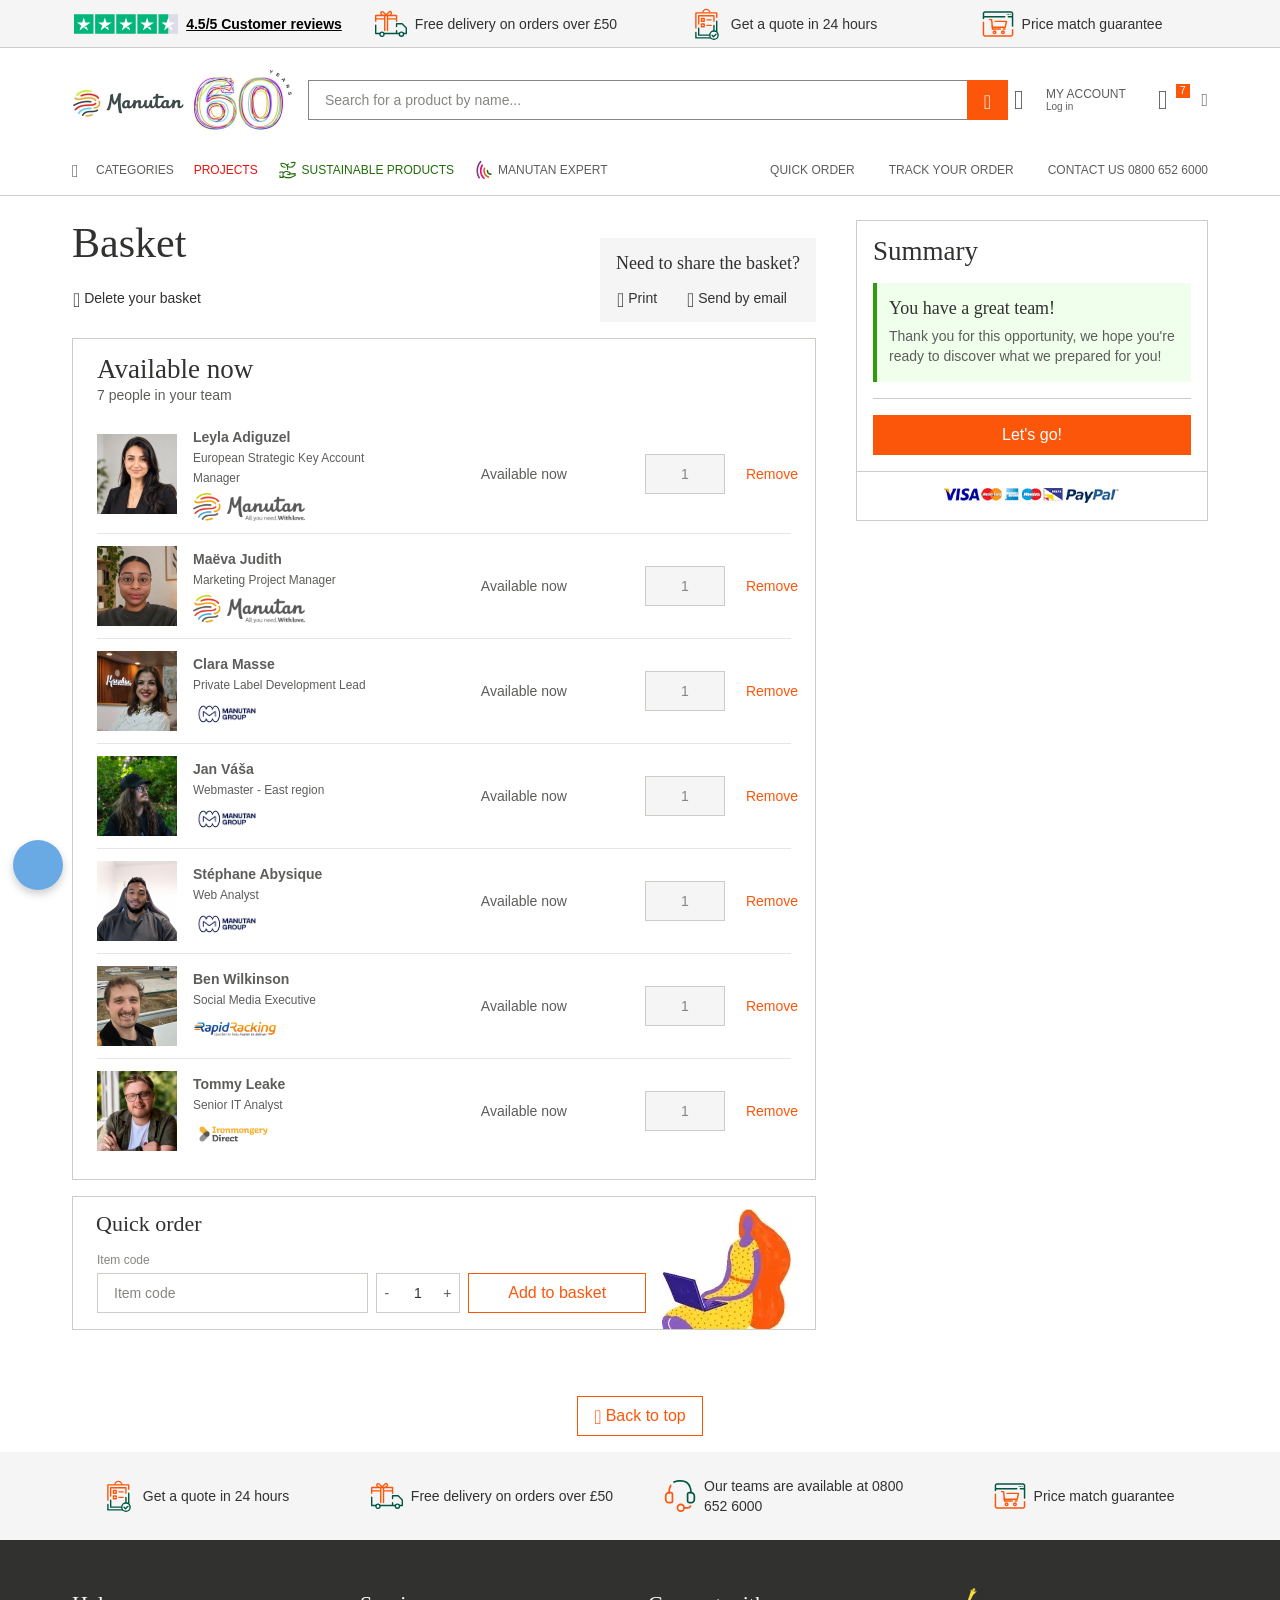
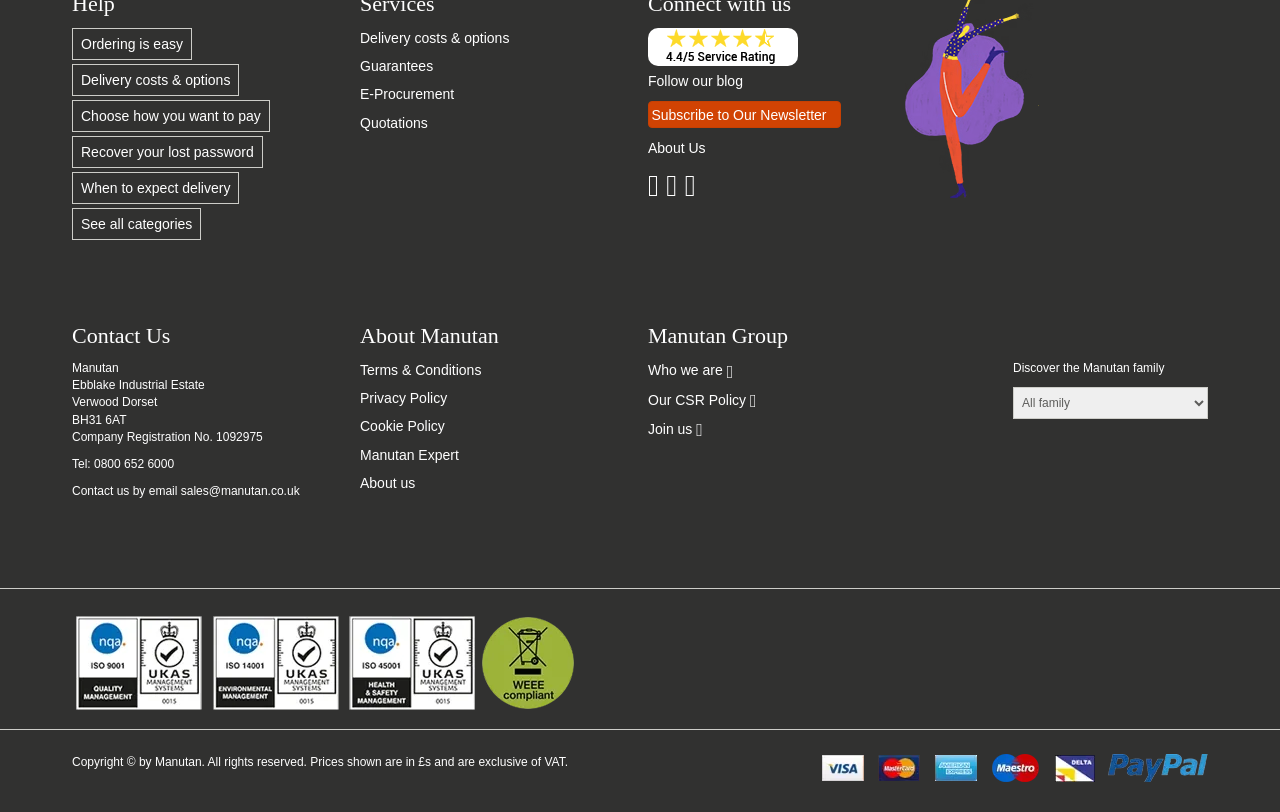
<file: basket.html>
<!DOCTYPE html>
<html xmlns:wairole="http://www.w3.org/2005/01/wai-rdf/GUIRoleTaxonomy#" xmlns:waistate="http://www.w3.org/2005/07/aaa" lang="en" xml:lang="en" class="dj_gecko dj_ff158 dj_contentbox"><head>
<meta http-equiv="content-type" content="text/html; charset=UTF-8">
		
		
		
		
	
	
		
	
                     
         
	
	
	
	

	

<link rel="stylesheet" href="basket_files/m_base_1791792543579-1_oNur.css" type="text/css" media="screen">
<link rel="stylesheet" href="basket_files/m_base_1791792543579-2_oNur.css" type="text/css" media="screen">
<link rel="stylesheet" href="basket_files/m_lg_1791792543579_oNur.css" type="text/css" media="screen and (max-width: 1200px)">
<link rel="stylesheet" href="basket_files/m_m-more_1791792543579_oNur.css" type="text/css" media="screen">
<link rel="stylesheet" href="basket_files/m_md-less_1791792543579_oNur.css" type="text/css" media="screen and (max-width: 1199px)">
<link rel="stylesheet" href="basket_files/m_md-more_1791792543579_oNur.css" type="text/css" media="screen and (min-width: 992px)">
<link rel="stylesheet" href="basket_files/m_md_1791792543579_oNur.css" type="text/css" media="screen and (min-width: 992px) and (max-width: 1199px)">
<link rel="stylesheet" href="basket_files/m_sm-less_1791792543579_oNur.css" type="text/css" media="screen and (max-width: 991px)">
<link rel="stylesheet" href="basket_files/m_sm_1791792543579_oNur.css" type="text/css" media="screen and (min-width: 768px) and (max-width: 991px)">
<link rel="stylesheet" href="basket_files/m_xs_1791792543579_oNur.css" type="text/css" media="screen and (max-width: 768px)">

<link rel="stylesheet" href="basket_files/all-print_1791792543579_oNur.css" type="text/css" media="print">










<meta name="viewport" content="width=device-width, initial-scale=1.0, user-scalable=no, maximum-scale=1.0">
<meta name="robots" content="index, follow, max-image-preview:large">
<meta name="CommerceSearch" content="storeId_11709">


<meta name="SKYPE_TOOLBAR" content="SKYPE_TOOLBAR_PARSER_COMPATIBLE">


<meta name="msvalidate.01" content="???MI386_BING_ID???">


<link rel="shortcut icon" href="https://www.manutan.co.uk/wcsstore/ManutanSAS/images/KEY/icon-favicon.ico" mce_href="/wcsstore/ManutanSAS//KEY/images/KEY/icon-favicon.ico">


<link rel="apple-touch-icon-precomposed" href="https://www.manutan.co.uk/wcsstore/ManutanSAS/images/KEY/touch-icon-60px.png" sizes="60x60">
<link rel="apple-touch-icon-precomposed" href="https://www.manutan.co.uk/wcsstore/ManutanSAS/images/KEY/touch-icon-72px.png" sizes="72x72">
<link rel="apple-touch-icon-precomposed" href="https://www.manutan.co.uk/wcsstore/ManutanSAS/images/KEY/touch-icon-76px.png" sizes="76x76">
<link rel="apple-touch-icon-precomposed" href="https://www.manutan.co.uk/wcsstore/ManutanSAS/images/KEY/touch-icon-114px.png" sizes="114x114">
<link rel="apple-touch-icon-precomposed" href="https://www.manutan.co.uk/wcsstore/ManutanSAS/images/KEY/touch-icon-120px.png" sizes="120x120">
<link rel="apple-touch-icon-precomposed" href="https://www.manutan.co.uk/wcsstore/ManutanSAS/images/KEY/touch-icon-144px.png" sizes="144x144">
<link rel="apple-touch-icon-precomposed" href="https://www.manutan.co.uk/wcsstore/ManutanSAS/images/KEY/touch-icon-152px.png" sizes="152x152">















 

















<style>
    .green-outline {
      outline: 1px solid green;
    }

    .red-outline {
      outline: 1px solid red;
    }
  </style><style id="onetrust-style">#onetrust-banner-sdk{-ms-text-size-adjust:100%;-webkit-text-size-adjust:100%}#onetrust-banner-sdk .onetrust-vendors-list-handler{cursor:pointer;color:#1f96db;font-size:inherit;font-weight:bold;text-decoration:none;margin-left:5px}#onetrust-banner-sdk .onetrust-vendors-list-handler:hover{color:#1f96db}#onetrust-banner-sdk:focus{outline:2px solid #000;outline-offset:-2px}#onetrust-banner-sdk a:focus{outline:2px solid #000}#onetrust-banner-sdk #onetrust-accept-btn-handler,#onetrust-banner-sdk #onetrust-reject-all-handler,#onetrust-banner-sdk #onetrust-pc-btn-handler{outline-offset:1px}#onetrust-banner-sdk .ot-close-icon,#onetrust-pc-sdk .ot-close-icon,#ot-sync-ntfy .ot-close-icon{background-image:url("[data-uri]");background-size:contain;background-repeat:no-repeat;background-position:center;height:12px;width:12px}#onetrust-banner-sdk .powered-by-logo,#onetrust-banner-sdk .ot-pc-footer-logo a,#onetrust-pc-sdk .powered-by-logo,#onetrust-pc-sdk .ot-pc-footer-logo a,#ot-sync-ntfy .powered-by-logo,#ot-sync-ntfy .ot-pc-footer-logo a{background-size:contain;background-repeat:no-repeat;background-position:center;height:25px;width:152px;display:block}#onetrust-banner-sdk h3 *,#onetrust-banner-sdk h4 *,#onetrust-banner-sdk h6 *,#onetrust-banner-sdk button *,#onetrust-banner-sdk a[data-parent-id] *,#onetrust-pc-sdk h3 *,#onetrust-pc-sdk h4 *,#onetrust-pc-sdk h6 *,#onetrust-pc-sdk button *,#onetrust-pc-sdk a[data-parent-id] *,#ot-sync-ntfy h3 *,#ot-sync-ntfy h4 *,#ot-sync-ntfy h6 *,#ot-sync-ntfy button *,#ot-sync-ntfy a[data-parent-id] *{font-size:inherit;font-weight:inherit;color:inherit}#onetrust-banner-sdk .ot-hide,#onetrust-pc-sdk .ot-hide,#ot-sync-ntfy .ot-hide{display:none !important}#onetrust-pc-sdk .ot-sdk-row .ot-sdk-column{padding:0}#onetrust-pc-sdk .ot-sdk-container{padding-right:0}#onetrust-pc-sdk .ot-sdk-row{flex-direction:initial;width:100%}#onetrust-pc-sdk [type="checkbox"]:checked,#onetrust-pc-sdk [type="checkbox"]:not(:checked){pointer-events:initial}#onetrust-pc-sdk [type="checkbox"]:disabled+label::before,#onetrust-pc-sdk [type="checkbox"]:disabled+label:after,#onetrust-pc-sdk [type="checkbox"]:disabled+label{pointer-events:none;opacity:0.7}#onetrust-pc-sdk #vendor-list-content{transform:translate3d(0, 0, 0)}#onetrust-pc-sdk li input[type="checkbox"]{z-index:1}#onetrust-pc-sdk li .ot-checkbox label{z-index:2}#onetrust-pc-sdk li .ot-checkbox input[type="checkbox"]{height:auto;width:auto}#onetrust-pc-sdk li .host-title a,#onetrust-pc-sdk li .ot-host-name a,#onetrust-pc-sdk li .accordion-text,#onetrust-pc-sdk li .ot-acc-txt{z-index:2;position:relative}#onetrust-pc-sdk input{margin:3px 0.1ex}#onetrust-pc-sdk .pc-logo,#onetrust-pc-sdk .ot-pc-logo{height:60px;width:180px;background-position:center;background-size:contain;background-repeat:no-repeat}#onetrust-pc-sdk .screen-reader-only,#onetrust-pc-sdk .ot-scrn-rdr,.ot-sdk-cookie-policy .screen-reader-only,.ot-sdk-cookie-policy .ot-scrn-rdr{border:0;clip:rect(0 0 0 0);height:1px;margin:-1px;overflow:hidden;padding:0;position:absolute;width:1px}#onetrust-pc-sdk.ot-fade-in,.onetrust-pc-dark-filter.ot-fade-in,#onetrust-banner-sdk.ot-fade-in{animation-name:onetrust-fade-in;animation-duration:400ms;animation-timing-function:ease-in-out}#onetrust-pc-sdk.ot-hide{display:none !important}.onetrust-pc-dark-filter.ot-hide{display:none !important}#ot-sdk-btn.ot-sdk-show-settings,#ot-sdk-btn.optanon-show-settings{color:#68b631;border:1px solid #68b631;height:auto;white-space:normal;word-wrap:break-word;padding:0.8em 2em;font-size:0.8em;line-height:1.2;cursor:pointer;-moz-transition:0.1s ease;-o-transition:0.1s ease;-webkit-transition:1s ease;transition:0.1s ease}#ot-sdk-btn.ot-sdk-show-settings:hover,#ot-sdk-btn.optanon-show-settings:hover{color:#fff;background-color:#68b631}.onetrust-pc-dark-filter{background:rgba(0,0,0,0.5);z-index:2147483646;width:100%;height:100%;overflow:hidden;position:fixed;top:0;bottom:0;left:0}@keyframes onetrust-fade-in{0%{opacity:0}100%{opacity:1}}.ot-cookie-label{text-decoration:underline}@media only screen and (min-width: 426px) and (max-width: 896px) and (orientation: landscape){#onetrust-pc-sdk p{font-size:0.75em}}#onetrust-banner-sdk .banner-option-input:focus+label{outline:1px solid #000;outline-style:auto}.category-vendors-list-handler+a:focus,.category-vendors-list-handler+a:focus-visible{outline:2px solid #000}
#onetrust-banner-sdk,#onetrust-pc-sdk,#ot-sdk-cookie-policy,#ot-sync-ntfy{font-size:16px}#onetrust-banner-sdk *,#onetrust-banner-sdk ::after,#onetrust-banner-sdk ::before,#onetrust-pc-sdk *,#onetrust-pc-sdk ::after,#onetrust-pc-sdk ::before,#ot-sdk-cookie-policy *,#ot-sdk-cookie-policy ::after,#ot-sdk-cookie-policy ::before,#ot-sync-ntfy *,#ot-sync-ntfy ::after,#ot-sync-ntfy ::before{-webkit-box-sizing:content-box;-moz-box-sizing:content-box;box-sizing:content-box}#onetrust-banner-sdk div,#onetrust-banner-sdk span,#onetrust-banner-sdk h1,#onetrust-banner-sdk h2,#onetrust-banner-sdk h3,#onetrust-banner-sdk h4,#onetrust-banner-sdk h5,#onetrust-banner-sdk h6,#onetrust-banner-sdk p,#onetrust-banner-sdk img,#onetrust-banner-sdk svg,#onetrust-banner-sdk button,#onetrust-banner-sdk section,#onetrust-banner-sdk a,#onetrust-banner-sdk label,#onetrust-banner-sdk input,#onetrust-banner-sdk ul,#onetrust-banner-sdk li,#onetrust-banner-sdk nav,#onetrust-banner-sdk table,#onetrust-banner-sdk thead,#onetrust-banner-sdk tr,#onetrust-banner-sdk td,#onetrust-banner-sdk tbody,#onetrust-banner-sdk .ot-main-content,#onetrust-banner-sdk .ot-toggle,#onetrust-banner-sdk #ot-content,#onetrust-banner-sdk #ot-pc-content,#onetrust-banner-sdk .checkbox,#onetrust-pc-sdk div,#onetrust-pc-sdk span,#onetrust-pc-sdk h1,#onetrust-pc-sdk h2,#onetrust-pc-sdk h3,#onetrust-pc-sdk h4,#onetrust-pc-sdk h5,#onetrust-pc-sdk h6,#onetrust-pc-sdk p,#onetrust-pc-sdk img,#onetrust-pc-sdk svg,#onetrust-pc-sdk button,#onetrust-pc-sdk section,#onetrust-pc-sdk a,#onetrust-pc-sdk label,#onetrust-pc-sdk input,#onetrust-pc-sdk ul,#onetrust-pc-sdk li,#onetrust-pc-sdk nav,#onetrust-pc-sdk table,#onetrust-pc-sdk thead,#onetrust-pc-sdk tr,#onetrust-pc-sdk td,#onetrust-pc-sdk tbody,#onetrust-pc-sdk .ot-main-content,#onetrust-pc-sdk .ot-toggle,#onetrust-pc-sdk #ot-content,#onetrust-pc-sdk #ot-pc-content,#onetrust-pc-sdk .checkbox,#ot-sdk-cookie-policy div,#ot-sdk-cookie-policy span,#ot-sdk-cookie-policy h1,#ot-sdk-cookie-policy h2,#ot-sdk-cookie-policy h3,#ot-sdk-cookie-policy h4,#ot-sdk-cookie-policy h5,#ot-sdk-cookie-policy h6,#ot-sdk-cookie-policy p,#ot-sdk-cookie-policy img,#ot-sdk-cookie-policy svg,#ot-sdk-cookie-policy button,#ot-sdk-cookie-policy section,#ot-sdk-cookie-policy a,#ot-sdk-cookie-policy label,#ot-sdk-cookie-policy input,#ot-sdk-cookie-policy ul,#ot-sdk-cookie-policy li,#ot-sdk-cookie-policy nav,#ot-sdk-cookie-policy table,#ot-sdk-cookie-policy thead,#ot-sdk-cookie-policy tr,#ot-sdk-cookie-policy td,#ot-sdk-cookie-policy tbody,#ot-sdk-cookie-policy .ot-main-content,#ot-sdk-cookie-policy .ot-toggle,#ot-sdk-cookie-policy #ot-content,#ot-sdk-cookie-policy #ot-pc-content,#ot-sdk-cookie-policy .checkbox,#ot-sync-ntfy div,#ot-sync-ntfy span,#ot-sync-ntfy h1,#ot-sync-ntfy h2,#ot-sync-ntfy h3,#ot-sync-ntfy h4,#ot-sync-ntfy h5,#ot-sync-ntfy h6,#ot-sync-ntfy p,#ot-sync-ntfy img,#ot-sync-ntfy svg,#ot-sync-ntfy button,#ot-sync-ntfy section,#ot-sync-ntfy a,#ot-sync-ntfy label,#ot-sync-ntfy input,#ot-sync-ntfy ul,#ot-sync-ntfy li,#ot-sync-ntfy nav,#ot-sync-ntfy table,#ot-sync-ntfy thead,#ot-sync-ntfy tr,#ot-sync-ntfy td,#ot-sync-ntfy tbody,#ot-sync-ntfy .ot-main-content,#ot-sync-ntfy .ot-toggle,#ot-sync-ntfy #ot-content,#ot-sync-ntfy #ot-pc-content,#ot-sync-ntfy .checkbox{font-family:inherit;font-weight:normal;-webkit-font-smoothing:auto;letter-spacing:normal;line-height:normal;padding:0;margin:0;height:auto;min-height:0;max-height:none;width:auto;min-width:0;max-width:none;border-radius:0;border:none;clear:none;float:none;position:static;bottom:auto;left:auto;right:auto;top:auto;text-align:left;text-decoration:none;text-indent:0;text-shadow:none;text-transform:none;white-space:normal;background:none;overflow:visible;vertical-align:baseline;visibility:visible;z-index:auto;box-shadow:none}#onetrust-banner-sdk label:before,#onetrust-banner-sdk label:after,#onetrust-banner-sdk .checkbox:after,#onetrust-banner-sdk .checkbox:before,#onetrust-pc-sdk label:before,#onetrust-pc-sdk label:after,#onetrust-pc-sdk .checkbox:after,#onetrust-pc-sdk .checkbox:before,#ot-sdk-cookie-policy label:before,#ot-sdk-cookie-policy label:after,#ot-sdk-cookie-policy .checkbox:after,#ot-sdk-cookie-policy .checkbox:before,#ot-sync-ntfy label:before,#ot-sync-ntfy label:after,#ot-sync-ntfy .checkbox:after,#ot-sync-ntfy .checkbox:before{content:"";content:none}
#onetrust-banner-sdk .ot-sdk-container,#onetrust-pc-sdk .ot-sdk-container,#ot-sdk-cookie-policy .ot-sdk-container{position:relative;width:100%;max-width:100%;margin:0 auto;padding:0 20px;box-sizing:border-box}#onetrust-banner-sdk .ot-sdk-column,#onetrust-banner-sdk .ot-sdk-columns,#onetrust-pc-sdk .ot-sdk-column,#onetrust-pc-sdk .ot-sdk-columns,#ot-sdk-cookie-policy .ot-sdk-column,#ot-sdk-cookie-policy .ot-sdk-columns{width:100%;float:left;box-sizing:border-box;padding:0;display:initial}@media (min-width: 400px){#onetrust-banner-sdk .ot-sdk-container,#onetrust-pc-sdk .ot-sdk-container,#ot-sdk-cookie-policy .ot-sdk-container{width:90%;padding:0}}@media (min-width: 550px){#onetrust-banner-sdk .ot-sdk-container,#onetrust-pc-sdk .ot-sdk-container,#ot-sdk-cookie-policy .ot-sdk-container{width:100%}#onetrust-banner-sdk .ot-sdk-column,#onetrust-banner-sdk .ot-sdk-columns,#onetrust-pc-sdk .ot-sdk-column,#onetrust-pc-sdk .ot-sdk-columns,#ot-sdk-cookie-policy .ot-sdk-column,#ot-sdk-cookie-policy .ot-sdk-columns{margin-left:4%}#onetrust-banner-sdk .ot-sdk-column:first-child,#onetrust-banner-sdk .ot-sdk-columns:first-child,#onetrust-pc-sdk .ot-sdk-column:first-child,#onetrust-pc-sdk .ot-sdk-columns:first-child,#ot-sdk-cookie-policy .ot-sdk-column:first-child,#ot-sdk-cookie-policy .ot-sdk-columns:first-child{margin-left:0}#onetrust-banner-sdk .ot-sdk-two.ot-sdk-columns,#onetrust-pc-sdk .ot-sdk-two.ot-sdk-columns,#ot-sdk-cookie-policy .ot-sdk-two.ot-sdk-columns{width:13.3333333333%}#onetrust-banner-sdk .ot-sdk-three.ot-sdk-columns,#onetrust-pc-sdk .ot-sdk-three.ot-sdk-columns,#ot-sdk-cookie-policy .ot-sdk-three.ot-sdk-columns{width:22%}#onetrust-banner-sdk .ot-sdk-four.ot-sdk-columns,#onetrust-pc-sdk .ot-sdk-four.ot-sdk-columns,#ot-sdk-cookie-policy .ot-sdk-four.ot-sdk-columns{width:30.6666666667%}#onetrust-banner-sdk .ot-sdk-eight.ot-sdk-columns,#onetrust-pc-sdk .ot-sdk-eight.ot-sdk-columns,#ot-sdk-cookie-policy .ot-sdk-eight.ot-sdk-columns{width:65.3333333333%}#onetrust-banner-sdk .ot-sdk-nine.ot-sdk-columns,#onetrust-pc-sdk .ot-sdk-nine.ot-sdk-columns,#ot-sdk-cookie-policy .ot-sdk-nine.ot-sdk-columns{width:74%}#onetrust-banner-sdk .ot-sdk-ten.ot-sdk-columns,#onetrust-pc-sdk .ot-sdk-ten.ot-sdk-columns,#ot-sdk-cookie-policy .ot-sdk-ten.ot-sdk-columns{width:82.6666666667%}#onetrust-banner-sdk .ot-sdk-eleven.ot-sdk-columns,#onetrust-pc-sdk .ot-sdk-eleven.ot-sdk-columns,#ot-sdk-cookie-policy .ot-sdk-eleven.ot-sdk-columns{width:91.3333333333%}#onetrust-banner-sdk .ot-sdk-twelve.ot-sdk-columns,#onetrust-pc-sdk .ot-sdk-twelve.ot-sdk-columns,#ot-sdk-cookie-policy .ot-sdk-twelve.ot-sdk-columns{width:100%;margin-left:0}}#onetrust-banner-sdk h1,#onetrust-banner-sdk h2,#onetrust-banner-sdk h3,#onetrust-banner-sdk h4,#onetrust-banner-sdk h5,#onetrust-banner-sdk h6,#onetrust-pc-sdk h1,#onetrust-pc-sdk h2,#onetrust-pc-sdk h3,#onetrust-pc-sdk h4,#onetrust-pc-sdk h5,#onetrust-pc-sdk h6,#ot-sdk-cookie-policy h1,#ot-sdk-cookie-policy h2,#ot-sdk-cookie-policy h3,#ot-sdk-cookie-policy h4,#ot-sdk-cookie-policy h5,#ot-sdk-cookie-policy h6{margin-top:0;font-weight:600;font-family:inherit}#onetrust-banner-sdk h1,#onetrust-pc-sdk h1,#ot-sdk-cookie-policy h1{font-size:1.5rem;line-height:1.2}#onetrust-banner-sdk h2,#onetrust-pc-sdk h2,#ot-sdk-cookie-policy h2{font-size:1.5rem;line-height:1.25}#onetrust-banner-sdk h3,#onetrust-pc-sdk h3,#ot-sdk-cookie-policy h3{font-size:1.5rem;line-height:1.3}#onetrust-banner-sdk h4,#onetrust-pc-sdk h4,#ot-sdk-cookie-policy h4{font-size:1.5rem;line-height:1.35}#onetrust-banner-sdk h5,#onetrust-pc-sdk h5,#ot-sdk-cookie-policy h5{font-size:1.5rem;line-height:1.5}#onetrust-banner-sdk h6,#onetrust-pc-sdk h6,#ot-sdk-cookie-policy h6{font-size:1.5rem;line-height:1.6}@media (min-width: 550px){#onetrust-banner-sdk h1,#onetrust-pc-sdk h1,#ot-sdk-cookie-policy h1{font-size:1.5rem}#onetrust-banner-sdk h2,#onetrust-pc-sdk h2,#ot-sdk-cookie-policy h2{font-size:1.5rem}#onetrust-banner-sdk h3,#onetrust-pc-sdk h3,#ot-sdk-cookie-policy h3{font-size:1.5rem}#onetrust-banner-sdk h4,#onetrust-pc-sdk h4,#ot-sdk-cookie-policy h4{font-size:1.5rem}#onetrust-banner-sdk h5,#onetrust-pc-sdk h5,#ot-sdk-cookie-policy h5{font-size:1.5rem}#onetrust-banner-sdk h6,#onetrust-pc-sdk h6,#ot-sdk-cookie-policy h6{font-size:1.5rem}}#onetrust-banner-sdk p,#onetrust-pc-sdk p,#ot-sdk-cookie-policy p{margin:0 0 1em 0;font-family:inherit;line-height:normal}#onetrust-banner-sdk a,#onetrust-pc-sdk a,#ot-sdk-cookie-policy a{color:#565656;text-decoration:underline}#onetrust-banner-sdk a:hover,#onetrust-pc-sdk a:hover,#ot-sdk-cookie-policy a:hover{color:#565656;text-decoration:none}#onetrust-banner-sdk .ot-sdk-button,#onetrust-banner-sdk button,#onetrust-pc-sdk .ot-sdk-button,#onetrust-pc-sdk button,#ot-sdk-cookie-policy .ot-sdk-button,#ot-sdk-cookie-policy button{margin-bottom:1rem;font-family:inherit}#onetrust-banner-sdk .ot-sdk-button,#onetrust-banner-sdk button,#onetrust-pc-sdk .ot-sdk-button,#onetrust-pc-sdk button,#ot-sdk-cookie-policy .ot-sdk-button,#ot-sdk-cookie-policy button{display:inline-block;height:38px;padding:0 30px;color:#555;text-align:center;font-size:0.9em;font-weight:400;line-height:38px;letter-spacing:0.01em;text-decoration:none;white-space:nowrap;background-color:transparent;border-radius:2px;border:1px solid #bbb;cursor:pointer;box-sizing:border-box}#onetrust-banner-sdk .ot-sdk-button:hover,#onetrust-banner-sdk :not(.ot-leg-btn-container)>button:hover,#onetrust-banner-sdk :not(.ot-leg-btn-container)>button:focus,#onetrust-pc-sdk .ot-sdk-button:hover,#onetrust-pc-sdk :not(.ot-leg-btn-container)>button:hover,#onetrust-pc-sdk :not(.ot-leg-btn-container)>button:focus,#ot-sdk-cookie-policy .ot-sdk-button:hover,#ot-sdk-cookie-policy :not(.ot-leg-btn-container)>button:hover,#ot-sdk-cookie-policy :not(.ot-leg-btn-container)>button:focus{color:#333;border-color:#888;opacity:0.7}#onetrust-banner-sdk .ot-sdk-button:focus,#onetrust-banner-sdk :not(.ot-leg-btn-container)>button:focus,#onetrust-pc-sdk .ot-sdk-button:focus,#onetrust-pc-sdk :not(.ot-leg-btn-container)>button:focus,#ot-sdk-cookie-policy .ot-sdk-button:focus,#ot-sdk-cookie-policy :not(.ot-leg-btn-container)>button:focus{outline:2px solid #000}#onetrust-banner-sdk .ot-sdk-button.ot-sdk-button-primary,#onetrust-banner-sdk button.ot-sdk-button-primary,#onetrust-banner-sdk input[type="submit"].ot-sdk-button-primary,#onetrust-banner-sdk input[type="reset"].ot-sdk-button-primary,#onetrust-banner-sdk input[type="button"].ot-sdk-button-primary,#onetrust-pc-sdk .ot-sdk-button.ot-sdk-button-primary,#onetrust-pc-sdk button.ot-sdk-button-primary,#onetrust-pc-sdk input[type="submit"].ot-sdk-button-primary,#onetrust-pc-sdk input[type="reset"].ot-sdk-button-primary,#onetrust-pc-sdk input[type="button"].ot-sdk-button-primary,#ot-sdk-cookie-policy .ot-sdk-button.ot-sdk-button-primary,#ot-sdk-cookie-policy button.ot-sdk-button-primary,#ot-sdk-cookie-policy input[type="submit"].ot-sdk-button-primary,#ot-sdk-cookie-policy input[type="reset"].ot-sdk-button-primary,#ot-sdk-cookie-policy input[type="button"].ot-sdk-button-primary{color:#fff;background-color:#33c3f0;border-color:#33c3f0}#onetrust-banner-sdk .ot-sdk-button.ot-sdk-button-primary:hover,#onetrust-banner-sdk button.ot-sdk-button-primary:hover,#onetrust-banner-sdk input[type="submit"].ot-sdk-button-primary:hover,#onetrust-banner-sdk input[type="reset"].ot-sdk-button-primary:hover,#onetrust-banner-sdk input[type="button"].ot-sdk-button-primary:hover,#onetrust-banner-sdk .ot-sdk-button.ot-sdk-button-primary:focus,#onetrust-banner-sdk button.ot-sdk-button-primary:focus,#onetrust-banner-sdk input[type="submit"].ot-sdk-button-primary:focus,#onetrust-banner-sdk input[type="reset"].ot-sdk-button-primary:focus,#onetrust-banner-sdk input[type="button"].ot-sdk-button-primary:focus,#onetrust-pc-sdk .ot-sdk-button.ot-sdk-button-primary:hover,#onetrust-pc-sdk button.ot-sdk-button-primary:hover,#onetrust-pc-sdk input[type="submit"].ot-sdk-button-primary:hover,#onetrust-pc-sdk input[type="reset"].ot-sdk-button-primary:hover,#onetrust-pc-sdk input[type="button"].ot-sdk-button-primary:hover,#onetrust-pc-sdk .ot-sdk-button.ot-sdk-button-primary:focus,#onetrust-pc-sdk button.ot-sdk-button-primary:focus,#onetrust-pc-sdk input[type="submit"].ot-sdk-button-primary:focus,#onetrust-pc-sdk input[type="reset"].ot-sdk-button-primary:focus,#onetrust-pc-sdk input[type="button"].ot-sdk-button-primary:focus,#ot-sdk-cookie-policy .ot-sdk-button.ot-sdk-button-primary:hover,#ot-sdk-cookie-policy button.ot-sdk-button-primary:hover,#ot-sdk-cookie-policy input[type="submit"].ot-sdk-button-primary:hover,#ot-sdk-cookie-policy input[type="reset"].ot-sdk-button-primary:hover,#ot-sdk-cookie-policy input[type="button"].ot-sdk-button-primary:hover,#ot-sdk-cookie-policy .ot-sdk-button.ot-sdk-button-primary:focus,#ot-sdk-cookie-policy button.ot-sdk-button-primary:focus,#ot-sdk-cookie-policy input[type="submit"].ot-sdk-button-primary:focus,#ot-sdk-cookie-policy input[type="reset"].ot-sdk-button-primary:focus,#ot-sdk-cookie-policy input[type="button"].ot-sdk-button-primary:focus{color:#fff;background-color:#1eaedb;border-color:#1eaedb}#onetrust-banner-sdk input[type="text"],#onetrust-pc-sdk input[type="text"],#ot-sdk-cookie-policy input[type="text"]{height:38px;padding:6px 10px;background-color:#fff;border:1px solid #d1d1d1;border-radius:4px;box-shadow:none;box-sizing:border-box}#onetrust-banner-sdk input[type="text"],#onetrust-pc-sdk input[type="text"],#ot-sdk-cookie-policy input[type="text"]{-webkit-appearance:none;-moz-appearance:none;appearance:none}#onetrust-banner-sdk input[type="text"]:focus,#onetrust-pc-sdk input[type="text"]:focus,#ot-sdk-cookie-policy input[type="text"]:focus{border:1px solid #000;outline:0}#onetrust-banner-sdk label,#onetrust-pc-sdk label,#ot-sdk-cookie-policy label{display:block;margin-bottom:0.5rem;font-weight:600}#onetrust-banner-sdk input[type="checkbox"],#onetrust-pc-sdk input[type="checkbox"],#ot-sdk-cookie-policy input[type="checkbox"]{display:inline}#onetrust-banner-sdk ul,#onetrust-pc-sdk ul,#ot-sdk-cookie-policy ul{list-style:circle inside}#onetrust-banner-sdk ul,#onetrust-pc-sdk ul,#ot-sdk-cookie-policy ul{padding-left:0;margin-top:0}#onetrust-banner-sdk ul ul,#onetrust-pc-sdk ul ul,#ot-sdk-cookie-policy ul ul{margin:1.5rem 0 1.5rem 3rem;font-size:90%}#onetrust-banner-sdk li,#onetrust-pc-sdk li,#ot-sdk-cookie-policy li{margin-bottom:1rem}#onetrust-banner-sdk th,#onetrust-banner-sdk td,#onetrust-pc-sdk th,#onetrust-pc-sdk td,#ot-sdk-cookie-policy th,#ot-sdk-cookie-policy td{padding:12px 15px;text-align:left;border-bottom:1px solid #e1e1e1}#onetrust-banner-sdk button,#onetrust-pc-sdk button,#ot-sdk-cookie-policy button{margin-bottom:1rem;font-family:inherit}#onetrust-banner-sdk .ot-sdk-container:after,#onetrust-banner-sdk .ot-sdk-row:after,#onetrust-pc-sdk .ot-sdk-container:after,#onetrust-pc-sdk .ot-sdk-row:after,#ot-sdk-cookie-policy .ot-sdk-container:after,#ot-sdk-cookie-policy .ot-sdk-row:after{content:"";display:table;clear:both}#onetrust-banner-sdk .ot-sdk-row,#onetrust-pc-sdk .ot-sdk-row,#ot-sdk-cookie-policy .ot-sdk-row{margin:0;max-width:none;display:block}
#onetrust-banner-sdk{box-shadow:0 0 18px rgba(0,0,0,.2)}#onetrust-banner-sdk.otCenterRounded{z-index:2147483645;top:10%;position:fixed;right:0;background-color:#fff;width:60%;max-width:650px;border-radius:2.5px;left:1em;margin:0 auto;font-size:14px;max-height:90%;overflow-x:hidden;overflow-y:auto}#onetrust-banner-sdk.otRelFont{font-size:.875rem}#onetrust-banner-sdk::-webkit-scrollbar{width:11px}#onetrust-banner-sdk::-webkit-scrollbar-thumb{border-radius:10px;background:#c1c1c1}#onetrust-banner-sdk{scrollbar-arrow-color:#c1c1c1;scrollbar-darkshadow-color:#c1c1c1;scrollbar-face-color:#c1c1c1;scrollbar-shadow-color:#c1c1c1}#onetrust-banner-sdk h3,#onetrust-banner-sdk p{color:dimgray}#onetrust-banner-sdk #onetrust-policy{margin-top:40px}#onetrust-banner-sdk #onetrust-policy-title{float:left;text-align:left;font-size:1em;line-height:1.4;margin-bottom:0;padding:0 0 10px 30px;width:calc(100% - 90px)}#onetrust-banner-sdk #onetrust-policy-text,#onetrust-banner-sdk .ot-b-addl-desc,#onetrust-banner-sdk .ot-gv-list-handler{clear:both;float:left;margin:0 30px 10px 30px;font-size:.813em;line-height:1.5}#onetrust-banner-sdk #onetrust-policy-text *,#onetrust-banner-sdk .ot-b-addl-desc *,#onetrust-banner-sdk .ot-gv-list-handler *{line-height:inherit;font-size:inherit;margin:0}#onetrust-banner-sdk .ot-gv-list-handler{padding:0;border:0;height:auto;width:auto}#onetrust-banner-sdk .ot-b-addl-desc{display:block}#onetrust-banner-sdk #onetrust-button-group-parent{padding:15px 30px;text-align:center}#onetrust-banner-sdk #onetrust-button-group-parent:not(.has-reject-all-button) #onetrust-button-group{text-align:right}#onetrust-banner-sdk #onetrust-button-group{text-align:center;display:inline-block;width:100%}#onetrust-banner-sdk #onetrust-reject-all-handler,#onetrust-banner-sdk #onetrust-pc-btn-handler{margin-right:1em}#onetrust-banner-sdk #onetrust-pc-btn-handler{border:1px solid #6cc04a;max-width:45%}#onetrust-banner-sdk .banner-actions-container{float:right;width:50%}#onetrust-banner-sdk #onetrust-pc-btn-handler.cookie-setting-link{background-color:#fff;border:none;color:#6cc04a;text-decoration:underline;padding-left:0;padding-right:0}#onetrust-banner-sdk #onetrust-accept-btn-handler,#onetrust-banner-sdk #onetrust-reject-all-handler,#onetrust-banner-sdk #onetrust-pc-btn-handler{background-color:#6cc04a;color:#fff;border-color:#6cc04a;min-width:135px;padding:12px 10px;letter-spacing:.05em;line-height:1.4;font-size:.813em;font-weight:600;height:auto;white-space:normal;word-break:break-word;word-wrap:break-word}#onetrust-banner-sdk .has-reject-all-button #onetrust-pc-btn-handler{float:left;max-width:calc(40% - 18px)}#onetrust-banner-sdk .has-reject-all-button #onetrust-pc-btn-handler.cookie-setting-link{text-align:left;margin-right:0}#onetrust-banner-sdk .has-reject-all-button .banner-actions-container{max-width:60%;width:auto}#onetrust-banner-sdk .ot-close-icon{width:44px;height:44px;background-size:12px;margin:-18px -18px 0 0;border:none;display:inline-block;padding:0}#onetrust-banner-sdk #onetrust-close-btn-container{position:absolute;right:24px;top:20px}#onetrust-banner-sdk .banner_logo{display:none}#onetrust-banner-sdk #banner-options{float:left;padding:0 30px;width:calc(100% - 90px)}#onetrust-banner-sdk .banner-option{margin-bottom:10px}#onetrust-banner-sdk .banner-option-input{cursor:pointer;width:auto;height:auto;border:none;padding:0;padding-right:3px;margin:0 0 6px;font-size:.82em;line-height:1.4}#onetrust-banner-sdk .banner-option-input *{pointer-events:none;font-size:inherit;line-height:inherit}#onetrust-banner-sdk .banner-option-input[aria-expanded=true] .ot-arrow-container{transform:rotate(90deg)}#onetrust-banner-sdk .banner-option-input[aria-expanded=true]~.banner-option-details{height:auto;display:block}#onetrust-banner-sdk .banner-option-header{cursor:pointer;display:inline-block}#onetrust-banner-sdk .banner-option-header :first-child{color:dimgray;font-weight:bold;float:left}#onetrust-banner-sdk .ot-arrow-container,#onetrust-banner-sdk .banner-option-details{transition:all 300ms ease-in 0s;-webkit-transition:all 300ms ease-in 0s;-moz-transition:all 300ms ease-in 0s;-o-transition:all 300ms ease-in 0s}#onetrust-banner-sdk .ot-arrow-container{display:inline-block;border-top:6px solid transparent;border-bottom:6px solid transparent;border-left:6px solid dimgray;margin-left:10px;vertical-align:middle}#onetrust-banner-sdk .banner-option-details{display:none;font-size:.83em;line-height:1.5;height:0px;padding:10px 10px 5px 10px}#onetrust-banner-sdk .banner-option-details *{font-size:inherit;line-height:inherit;color:dimgray}#onetrust-banner-sdk .ot-dpd-container{float:left;margin:0 30px 10px 30px}#onetrust-banner-sdk .ot-dpd-title{font-weight:bold;padding-bottom:10px}#onetrust-banner-sdk .ot-dpd-title{font-size:1em;line-height:1.4}#onetrust-banner-sdk .ot-dpd-desc{font-size:.813em;line-height:1.5;margin-bottom:0}#onetrust-banner-sdk .ot-dpd-desc *{margin:0}#onetrust-banner-sdk .onetrust-vendors-list-handler{display:block;margin-left:0px;margin-top:5px;padding:0;margin-bottom:0;border:0;line-height:normal;height:auto;width:auto}#onetrust-banner-sdk :not(.ot-dpd-desc)>.ot-b-addl-desc{float:left;margin:0 30px 10px 30px}#onetrust-banner-sdk .ot-dpd-desc>.ot-b-addl-desc{margin-top:10px;margin-bottom:10px;font-size:1em;line-height:1.5;float:none}#onetrust-banner-sdk #onetrust-policy-text a{font-weight:bold;margin-left:5px}#onetrust-banner-sdk.ot-close-btn-link #onetrust-close-btn-container{top:15px;transform:none;right:15px}#onetrust-banner-sdk.ot-close-btn-link #onetrust-close-btn-container button{padding:0;white-space:pre-wrap;border:none;height:auto;line-height:1.5;text-decoration:underline;font-size:.75em}#onetrust-banner-sdk.ot-close-btn-link.ot-wo-title #onetrust-group-container{margin-top:20px}@media only screen and (max-width: 425px){#onetrust-banner-sdk #onetrust-accept-btn-handler,#onetrust-banner-sdk #onetrust-reject-all-handler,#onetrust-banner-sdk #onetrust-pc-btn-handler{width:100%;margin-bottom:10px}#onetrust-banner-sdk #onetrust-pc-btn-handler,#onetrust-banner-sdk #onetrust-reject-all-handler{margin-right:0}#onetrust-banner-sdk .has-reject-all-button #onetrust-pc-btn-handler.cookie-setting-link{text-align:center}#onetrust-banner-sdk .banner-actions-container,#onetrust-banner-sdk #onetrust-pc-btn-handler{width:100%;max-width:none}#onetrust-banner-sdk.otCenterRounded{left:0;width:95%;top:50%;transform:translateY(-50%);-webkit-transform:translateY(-50%)}}@media only screen and (max-width: 600px){#onetrust-banner-sdk .ot-sdk-container{width:auto;padding:0}#onetrust-banner-sdk #onetrust-policy-title{padding:0 22px 10px 22px}#onetrust-banner-sdk #onetrust-policy-text,#onetrust-banner-sdk :not(.ot-dpd-desc)>.ot-b-addl-desc,#onetrust-banner-sdk .ot-dpd-container{margin:0 22px 10px 22px;width:calc(100% - 44px)}#onetrust-banner-sdk #onetrust-button-group-parent{padding:15px 22px}#onetrust-banner-sdk #banner-options{padding:0 22px;width:calc(100% - 44px)}#onetrust-banner-sdk .banner-option{margin-bottom:6px}#onetrust-banner-sdk .has-reject-all-button #onetrust-pc-btn-handler{float:none;max-width:100%}#onetrust-banner-sdk .has-reject-all-button .banner-actions-container{width:100%;text-align:center;max-width:100%}#onetrust-banner-sdk.ot-close-btn-link #onetrust-group-container{margin-top:20px}}@media only screen and (min-width: 426px)and (max-width: 896px){#onetrust-banner-sdk.otCenterRounded{left:0;top:15%;transform:translateY(-13%);-webkit-transform:translateY(-13%);max-width:600px;width:95%}}
        #onetrust-consent-sdk #onetrust-banner-sdk {background-color: #FFFFFF;}
            #onetrust-consent-sdk #onetrust-policy-title,
                    #onetrust-consent-sdk #onetrust-policy-text,
                    #onetrust-consent-sdk .ot-b-addl-desc,
                    #onetrust-consent-sdk .ot-dpd-desc,
                    #onetrust-consent-sdk .ot-dpd-title,
                    #onetrust-consent-sdk #onetrust-policy-text *:not(.onetrust-vendors-list-handler),
                    #onetrust-consent-sdk .ot-dpd-desc *:not(.onetrust-vendors-list-handler),
                    #onetrust-consent-sdk #onetrust-banner-sdk #banner-options *,
                    #onetrust-banner-sdk .ot-cat-header {
                        color: #575754;
                    }
            #onetrust-consent-sdk #onetrust-banner-sdk .banner-option-details {
                    background-color: #E9E9E9;}
             #onetrust-consent-sdk #onetrust-banner-sdk a[href],
                    #onetrust-consent-sdk #onetrust-banner-sdk a[href] font,
                    #onetrust-consent-sdk #onetrust-banner-sdk .ot-link-btn
                        {
                            color: #fc560b;
                        }#onetrust-consent-sdk #onetrust-accept-btn-handler,
                         #onetrust-banner-sdk #onetrust-reject-all-handler {
                            background-color: #fc560b;border-color: #fc560b;
                color: #FFFFFF;
            }
            #onetrust-consent-sdk #onetrust-banner-sdk *:focus,
            #onetrust-consent-sdk #onetrust-banner-sdk:focus {
               outline-color: #000000;
               outline-width: 1px;
            }
            #onetrust-consent-sdk #onetrust-pc-btn-handler,
            #onetrust-consent-sdk #onetrust-pc-btn-handler.cookie-setting-link {
                color: #fc560b; border-color: #fc560b;
                background-color: 
                #FFFFFF;
            }#onetrust-banner-sdk.ot-close-btn-link .banner-close-button {color: #696969}/*hide reject all button at bottom*/
#onetrust-consent-sdk #onetrust-banner-sdk .ot-sdk-container .ot-sdk-row #onetrust-button-group-parent #onetrust-button-group .banner-actions-container #onetrust-reject-all-handler{
    display:none;
} 
/*get borders back on CTAs*/
#onetrust-consent-sdk #onetrust-banner-sdk .ot-sdk-container .ot-sdk-row #onetrust-button-group-parent #onetrust-button-group .banner-actions-container #onetrust-accept-btn-handler{
    border:1px solid;
}
/*move continue without accepting button to right*/
#onetrust-consent-sdk #onetrust-banner-sdk #onetrust-reject-all-handler{
    float:right;
    top:0px;
    margin:0px;
}
#onetrust-consent-sdk #onetrust-banner-sdk .ot-sdk-container .ot-sdk-row #onetrust-group-container #onetrust-policy{
    margin-top:5px;
    font-size:10px !important;
}
@media only screen and (max-width: 600px){
    #onetrust-consent-sdk #onetrust-banner-sdk #onetrust-reject-all-handler{
        text-align:right;
        max-width:fit-content;
		font-size: 10px !important;
    }
}

#onetrust-policy-text p { margin:0 0 8px 0; font-size:13px !important;}

#onetrust-policy-text ul { margin:0 0 4px 0; padding:0; list-style:none;  font-size:13px !important;}

#onetrust-policy-text li { position:relative; display:block; margin:0 0 4px 0; padding:0 0 0 16px; font-size:13px !important; }

#onetrust-policy-text li:after { display:block; height:8px; width:8px; border-radius:50%; background-color:#868683; position:absolute; left:0; top:4px !important; content:'';  font-size:10px !important; }

#onetrust-policy-text a { color:#FC560B; text-decoration:underline; outline:none;}

#onetrust-policy-text a:hover { color:#dc4603; }

#onetrust-banner-sdk #onetrust-policy #onetrust-reject-all-handler { background-color:transparent  !important; border:none; box-shadow:none; color:#575754  !important; text-decoration:none; border-color:#FFF !important; font-size: 10px !important;}

#onetrust-banner-sdk #onetrust-button-group #onetrust-accept-btn-handler { font-size: 12px !important;}

#onetrust-banner-sdk #onetrust-button-group #onetrust-pc-btn-handler { font-size: 12px !important;}

#js-trigger-partners { color:#dc4603;}

#onetrust-reject-all-handler:hover { color:#dc4603; }

#onetrust-policy #ot-gv-link-ctnr #ot-link-btn ot-gv-list-handler { font-size: 10px !important;}

#onetrust-group-container #onetrust-policy #onetrust-policy-text {font-size:10px !important}

#onetrust-consent-sdk #onetrust-policy {background-image:url('https://www.manutan.co.uk/wcsstore/ManutanSAS/StaticContent/group/images/logo/manutan-desktop.png');background-size: 100px;background-repeat: no-repeat;padding: 8em 1em 1em !important;background-position: center;margin-top:10px;}#onetrust-pc-sdk.otPcCenter{overflow:hidden;position:fixed;margin:0 auto;top:5%;right:0;left:0;width:40%;max-width:575px;min-width:575px;border-radius:2.5px;z-index:2147483647;background-color:#fff;-webkit-box-shadow:0px 2px 10px -3px #999;-moz-box-shadow:0px 2px 10px -3px #999;box-shadow:0px 2px 10px -3px #999}#onetrust-pc-sdk.otPcCenter[dir=rtl]{right:0;left:0}#onetrust-pc-sdk.otRelFont{font-size:1rem}#onetrust-pc-sdk #ot-addtl-venlst .ot-arw-cntr,#onetrust-pc-sdk #ot-addtl-venlst .ot-plus-minus,#onetrust-pc-sdk .ot-hide-tgl{visibility:hidden}#onetrust-pc-sdk #ot-addtl-venlst .ot-arw-cntr *,#onetrust-pc-sdk #ot-addtl-venlst .ot-plus-minus *,#onetrust-pc-sdk .ot-hide-tgl *{visibility:hidden}#onetrust-pc-sdk #ot-gn-venlst .ot-ven-item .ot-acc-hdr{min-height:40px}#onetrust-pc-sdk .ot-pc-header{height:39px;padding:10px 0 10px 30px;border-bottom:1px solid #e9e9e9}#onetrust-pc-sdk #ot-pc-title,#onetrust-pc-sdk #ot-category-title,#onetrust-pc-sdk .ot-cat-header,#onetrust-pc-sdk #ot-lst-title,#onetrust-pc-sdk .ot-ven-hdr .ot-ven-name,#onetrust-pc-sdk .ot-always-active{font-weight:bold;color:dimgray}#onetrust-pc-sdk .ot-cat-header{float:left;font-weight:600;font-size:.875em;line-height:1.5;max-width:90%;vertical-align:middle}#onetrust-pc-sdk .ot-always-active-group .ot-cat-header{width:55%;font-weight:700}#onetrust-pc-sdk .ot-cat-item p{clear:both;float:left;margin-top:10px;margin-bottom:5px;line-height:1.5;font-size:.812em;color:dimgray}#onetrust-pc-sdk .ot-close-icon{height:44px;width:44px;background-size:10px}#onetrust-pc-sdk #ot-pc-title{float:left;font-size:1em;line-height:1.5;margin-bottom:10px;margin-top:10px;width:100%}#onetrust-pc-sdk #accept-recommended-btn-handler{margin-right:10px;margin-bottom:25px;outline-offset:-1px}#onetrust-pc-sdk #ot-pc-desc{clear:both;width:100%;font-size:.812em;line-height:1.5;margin-bottom:25px}#onetrust-pc-sdk #ot-pc-desc a{margin-left:5px}#onetrust-pc-sdk #ot-pc-desc *{font-size:inherit;line-height:inherit}#onetrust-pc-sdk #ot-pc-desc ul li{padding:10px 0px}#onetrust-pc-sdk a{color:#656565;cursor:pointer}#onetrust-pc-sdk a:hover{color:#3860be}#onetrust-pc-sdk label{margin-bottom:0}#onetrust-pc-sdk #vdr-lst-dsc{font-size:.812em;line-height:1.5;padding:10px 15px 5px 15px}#onetrust-pc-sdk button{max-width:394px;padding:12px 30px;line-height:1;word-break:break-word;word-wrap:break-word;white-space:normal;font-weight:bold;height:auto}#onetrust-pc-sdk .ot-link-btn{padding:0;margin-bottom:0;border:0;font-weight:normal;line-height:normal;width:auto;height:auto}#onetrust-pc-sdk #ot-pc-content{position:absolute;overflow-y:scroll;padding-left:0px;padding-right:30px;top:60px;bottom:110px;margin:1px 3px 0 30px;width:calc(100% - 63px)}#onetrust-pc-sdk .ot-cat-grp .ot-always-active{float:right;clear:none;color:#3860be;margin:0;font-size:.813em;line-height:1.3}#onetrust-pc-sdk .ot-pc-scrollbar::-webkit-scrollbar-track{margin-right:20px}#onetrust-pc-sdk .ot-pc-scrollbar::-webkit-scrollbar{width:11px}#onetrust-pc-sdk .ot-pc-scrollbar::-webkit-scrollbar-thumb{border-radius:10px;background:#d8d8d8}#onetrust-pc-sdk input[type=checkbox]:focus+.ot-acc-hdr{outline:#000 1px solid}#onetrust-pc-sdk .ot-pc-scrollbar{scrollbar-arrow-color:#d8d8d8;scrollbar-darkshadow-color:#d8d8d8;scrollbar-face-color:#d8d8d8;scrollbar-shadow-color:#d8d8d8}#onetrust-pc-sdk .save-preference-btn-handler{margin-right:20px}#onetrust-pc-sdk .ot-pc-refuse-all-handler{margin-right:10px}#onetrust-pc-sdk #ot-pc-desc .privacy-notice-link{margin-left:0;margin-right:8px}#onetrust-pc-sdk .ot-subgrp-cntr{display:inline-block;clear:both;width:100%;padding-top:15px}#onetrust-pc-sdk .ot-switch+.ot-subgrp-cntr{padding-top:10px}#onetrust-pc-sdk ul.ot-subgrps{margin:0;font-size:initial}#onetrust-pc-sdk ul.ot-subgrps li p,#onetrust-pc-sdk ul.ot-subgrps li h5{font-size:.813em;line-height:1.4;color:dimgray}#onetrust-pc-sdk ul.ot-subgrps .ot-switch{min-height:auto}#onetrust-pc-sdk ul.ot-subgrps .ot-switch-nob{top:0}#onetrust-pc-sdk ul.ot-subgrps .ot-acc-hdr{display:inline-block;width:100%}#onetrust-pc-sdk ul.ot-subgrps .ot-acc-txt{margin:0}#onetrust-pc-sdk ul.ot-subgrps li{padding:0;border:none}#onetrust-pc-sdk ul.ot-subgrps li h5{position:relative;top:5px;font-weight:bold;margin-bottom:0;float:left}#onetrust-pc-sdk li.ot-subgrp{margin-left:20px;overflow:auto}#onetrust-pc-sdk li.ot-subgrp>h5{width:calc(100% - 100px)}#onetrust-pc-sdk .ot-cat-item p>ul,#onetrust-pc-sdk li.ot-subgrp p>ul{margin:0px;list-style:disc;margin-left:15px;font-size:inherit}#onetrust-pc-sdk .ot-cat-item p>ul li,#onetrust-pc-sdk li.ot-subgrp p>ul li{font-size:inherit;padding-top:10px;padding-left:0px;padding-right:0px;border:none}#onetrust-pc-sdk .ot-cat-item p>ul li:last-child,#onetrust-pc-sdk li.ot-subgrp p>ul li:last-child{padding-bottom:10px}#onetrust-pc-sdk .ot-pc-logo{height:40px;width:120px;display:inline-block}#onetrust-pc-sdk .ot-pc-footer{position:absolute;bottom:0px;width:100%;max-height:160px;border-top:1px solid #d8d8d8}#onetrust-pc-sdk.ot-ftr-stacked .ot-pc-refuse-all-handler{margin-bottom:0px}#onetrust-pc-sdk.ot-ftr-stacked #ot-pc-content{bottom:160px}#onetrust-pc-sdk.ot-ftr-stacked .ot-pc-footer button{width:100%;max-width:none}#onetrust-pc-sdk.ot-ftr-stacked .ot-btn-container{margin:0 30px;width:calc(100% - 60px);padding-right:0}#onetrust-pc-sdk .ot-pc-footer-logo{height:30px;width:100%;text-align:right;background:#f4f4f4}#onetrust-pc-sdk .ot-pc-footer-logo a{display:inline-block;margin-top:5px;margin-right:10px}#onetrust-pc-sdk[dir=rtl] .ot-pc-footer-logo{direction:rtl}#onetrust-pc-sdk[dir=rtl] .ot-pc-footer-logo a{margin-right:25px}#onetrust-pc-sdk .ot-tgl{float:right;position:relative;z-index:1}#onetrust-pc-sdk .ot-tgl input:checked+.ot-switch .ot-switch-nob{background-color:#cddcf2;border:1px solid #3860be}#onetrust-pc-sdk .ot-tgl input:checked+.ot-switch .ot-switch-nob:before{-webkit-transform:translateX(20px);-ms-transform:translateX(20px);transform:translateX(20px);background-color:#3860be;border-color:#3860be}#onetrust-pc-sdk .ot-tgl input:focus+.ot-switch{outline:#000 solid 1px}#onetrust-pc-sdk .ot-switch{position:relative;display:inline-block;width:45px;height:25px}#onetrust-pc-sdk .ot-switch-nob{position:absolute;cursor:pointer;top:0;left:0;right:0;bottom:0;background-color:#f2f1f1;border:1px solid #ddd;transition:all .2s ease-in 0s;-moz-transition:all .2s ease-in 0s;-o-transition:all .2s ease-in 0s;-webkit-transition:all .2s ease-in 0s;border-radius:20px}#onetrust-pc-sdk .ot-switch-nob:before{position:absolute;content:"";height:21px;width:21px;bottom:1px;background-color:#7d7d7d;-webkit-transition:.4s;transition:.4s;border-radius:20px}#onetrust-pc-sdk .ot-chkbox input:checked~label::before{background-color:#3860be}#onetrust-pc-sdk .ot-chkbox input+label::after{content:none;color:#fff}#onetrust-pc-sdk .ot-chkbox input:checked+label::after{content:""}#onetrust-pc-sdk .ot-chkbox input:focus+label::before{outline-style:solid;outline-width:2px;outline-style:auto}#onetrust-pc-sdk .ot-chkbox label{position:relative;display:inline-block;padding-left:30px;cursor:pointer;font-weight:500}#onetrust-pc-sdk .ot-chkbox label::before,#onetrust-pc-sdk .ot-chkbox label::after{position:absolute;content:"";display:inline-block;border-radius:3px}#onetrust-pc-sdk .ot-chkbox label::before{height:18px;width:18px;border:1px solid #3860be;left:0px;top:auto}#onetrust-pc-sdk .ot-chkbox label::after{height:5px;width:9px;border-left:3px solid;border-bottom:3px solid;transform:rotate(-45deg);-o-transform:rotate(-45deg);-ms-transform:rotate(-45deg);-webkit-transform:rotate(-45deg);left:4px;top:5px}#onetrust-pc-sdk .ot-label-txt{display:none}#onetrust-pc-sdk .ot-chkbox input,#onetrust-pc-sdk .ot-tgl input{position:absolute;opacity:0;width:0;height:0}#onetrust-pc-sdk .ot-arw-cntr{float:right;position:relative;pointer-events:none}#onetrust-pc-sdk .ot-arw-cntr .ot-arw{width:16px;height:16px;margin-left:5px;color:dimgray;display:inline-block;vertical-align:middle;-webkit-transition:all 150ms ease-in 0s;-moz-transition:all 150ms ease-in 0s;-o-transition:all 150ms ease-in 0s;transition:all 150ms ease-in 0s}#onetrust-pc-sdk input:checked~.ot-acc-hdr .ot-arw,#onetrust-pc-sdk button[aria-expanded=true]~.ot-acc-hdr .ot-arw-cntr svg{transform:rotate(90deg);-o-transform:rotate(90deg);-ms-transform:rotate(90deg);-webkit-transform:rotate(90deg)}#onetrust-pc-sdk input[type=checkbox]:focus+.ot-acc-hdr{outline:#000 1px solid}#onetrust-pc-sdk .ot-tgl-cntr,#onetrust-pc-sdk .ot-arw-cntr{display:inline-block}#onetrust-pc-sdk .ot-tgl-cntr{width:45px;float:right;margin-top:2px}#onetrust-pc-sdk #ot-lst-cnt .ot-tgl-cntr{margin-top:10px}#onetrust-pc-sdk .ot-always-active-subgroup{width:auto;padding-left:0px !important;top:3px;position:relative}#onetrust-pc-sdk .ot-label-status{padding-left:5px;font-size:.75em;display:none}#onetrust-pc-sdk .ot-arw-cntr{margin-top:-1px}#onetrust-pc-sdk .ot-arw-cntr svg{-webkit-transition:all 300ms ease-in 0s;-moz-transition:all 300ms ease-in 0s;-o-transition:all 300ms ease-in 0s;transition:all 300ms ease-in 0s;height:10px;width:10px}#onetrust-pc-sdk input:checked~.ot-acc-hdr .ot-arw{transform:rotate(90deg);-o-transform:rotate(90deg);-ms-transform:rotate(90deg);-webkit-transform:rotate(90deg)}#onetrust-pc-sdk .ot-arw{width:10px;margin-left:15px;transition:all 300ms ease-in 0s;-webkit-transition:all 300ms ease-in 0s;-moz-transition:all 300ms ease-in 0s;-o-transition:all 300ms ease-in 0s}#onetrust-pc-sdk .ot-vlst-cntr{margin-bottom:0}#onetrust-pc-sdk .ot-hlst-cntr{margin-top:5px;display:inline-block;width:100%}#onetrust-pc-sdk .category-vendors-list-handler,#onetrust-pc-sdk .category-vendors-list-handler+a,#onetrust-pc-sdk .category-host-list-handler{clear:both;color:#3860be;margin-left:0;font-size:.813em;text-decoration:none;float:left;overflow:hidden}#onetrust-pc-sdk .category-vendors-list-handler:hover,#onetrust-pc-sdk .category-vendors-list-handler+a:hover,#onetrust-pc-sdk .category-host-list-handler:hover{color:#1883fd}#onetrust-pc-sdk .category-vendors-list-handler+a{clear:none}#onetrust-pc-sdk .category-vendors-list-handler+a::after{content:"";height:15px;width:15px;background-repeat:no-repeat;margin-left:5px;float:right;background-image:url("data:image/svg+xml,%3Csvg xmlns='http://www.w3.org/2000/svg' viewBox='0 0 511.626 511.627'%3E%3Cg fill='%231276CE'%3E%3Cpath d='M392.857 292.354h-18.274c-2.669 0-4.859.855-6.563 2.573-1.718 1.708-2.573 3.897-2.573 6.563v91.361c0 12.563-4.47 23.315-13.415 32.262-8.945 8.945-19.701 13.414-32.264 13.414H82.224c-12.562 0-23.317-4.469-32.264-13.414-8.945-8.946-13.417-19.698-13.417-32.262V155.31c0-12.562 4.471-23.313 13.417-32.259 8.947-8.947 19.702-13.418 32.264-13.418h200.994c2.669 0 4.859-.859 6.57-2.57 1.711-1.713 2.566-3.9 2.566-6.567V82.221c0-2.662-.855-4.853-2.566-6.563-1.711-1.713-3.901-2.568-6.57-2.568H82.224c-22.648 0-42.016 8.042-58.102 24.125C8.042 113.297 0 132.665 0 155.313v237.542c0 22.647 8.042 42.018 24.123 58.095 16.086 16.084 35.454 24.13 58.102 24.13h237.543c22.647 0 42.017-8.046 58.101-24.13 16.085-16.077 24.127-35.447 24.127-58.095v-91.358c0-2.669-.856-4.859-2.574-6.57-1.713-1.718-3.903-2.573-6.565-2.573z'/%3E%3Cpath d='M506.199 41.971c-3.617-3.617-7.905-5.424-12.85-5.424H347.171c-4.948 0-9.233 1.807-12.847 5.424-3.617 3.615-5.428 7.898-5.428 12.847s1.811 9.233 5.428 12.85l50.247 50.248-186.147 186.151c-1.906 1.903-2.856 4.093-2.856 6.563 0 2.479.953 4.668 2.856 6.571l32.548 32.544c1.903 1.903 4.093 2.852 6.567 2.852s4.665-.948 6.567-2.852l186.148-186.148 50.251 50.248c3.614 3.617 7.898 5.426 12.847 5.426s9.233-1.809 12.851-5.426c3.617-3.616 5.424-7.898 5.424-12.847V54.818c-.001-4.952-1.814-9.232-5.428-12.847z'/%3E%3C/g%3E%3C/svg%3E")}#onetrust-pc-sdk .back-btn-handler{font-size:1em;text-decoration:none}#onetrust-pc-sdk .back-btn-handler:hover{opacity:.6}#onetrust-pc-sdk #ot-lst-title h3{display:inline-block;word-break:break-word;word-wrap:break-word;margin-bottom:0;color:#656565;font-size:1em;font-weight:bold;margin-left:15px}#onetrust-pc-sdk #ot-lst-title{margin:10px 0 10px 0px;font-size:1em;text-align:left}#onetrust-pc-sdk #ot-pc-hdr{margin:0 0 0 30px;height:auto;width:auto}#onetrust-pc-sdk #ot-pc-hdr input::placeholder{color:#d4d4d4;font-style:italic}#onetrust-pc-sdk #vendor-search-handler{height:31px;width:100%;border-radius:50px;font-size:.8em;padding-right:35px;padding-left:15px;float:left;margin-left:15px}#onetrust-pc-sdk .ot-ven-name{display:block;width:auto;padding-right:5px}#onetrust-pc-sdk #ot-lst-cnt{overflow-y:auto;margin-left:20px;margin-right:7px;width:calc(100% - 27px);max-height:calc(100% - 80px);height:100%;transform:translate3d(0, 0, 0)}#onetrust-pc-sdk #ot-pc-lst{width:100%;bottom:100px;position:absolute;top:60px}#onetrust-pc-sdk #ot-pc-lst:not(.ot-enbl-chr) .ot-tgl-cntr .ot-arw-cntr,#onetrust-pc-sdk #ot-pc-lst:not(.ot-enbl-chr) .ot-tgl-cntr .ot-arw-cntr *{visibility:hidden}#onetrust-pc-sdk #ot-pc-lst .ot-tgl-cntr{right:12px;position:absolute}#onetrust-pc-sdk #ot-pc-lst .ot-arw-cntr{float:right;position:relative}#onetrust-pc-sdk #ot-pc-lst .ot-arw{margin-left:10px}#onetrust-pc-sdk #ot-pc-lst .ot-acc-hdr{overflow:hidden;cursor:pointer}#onetrust-pc-sdk .ot-vlst-cntr{overflow:hidden}#onetrust-pc-sdk #ot-sel-blk{overflow:hidden;width:100%;position:sticky;position:-webkit-sticky;top:0;z-index:3}#onetrust-pc-sdk #ot-back-arw{height:12px;width:12px}#onetrust-pc-sdk .ot-lst-subhdr{width:100%;display:inline-block}#onetrust-pc-sdk .ot-search-cntr{float:left;width:78%;position:relative}#onetrust-pc-sdk .ot-search-cntr>svg{width:30px;height:30px;position:absolute;float:left;right:-15px}#onetrust-pc-sdk .ot-fltr-cntr{float:right;right:50px;position:relative}#onetrust-pc-sdk #filter-btn-handler{background-color:#3860be;border-radius:17px;display:inline-block;position:relative;width:32px;height:32px;-moz-transition:.1s ease;-o-transition:.1s ease;-webkit-transition:1s ease;transition:.1s ease;padding:0;margin:0}#onetrust-pc-sdk #filter-btn-handler:hover{background-color:#3860be}#onetrust-pc-sdk #filter-btn-handler svg{width:12px;height:12px;margin:3px 10px 0 10px;display:block;position:static;right:auto;top:auto}#onetrust-pc-sdk .ot-ven-link{color:#3860be;text-decoration:none;font-weight:100;display:inline-block;padding-top:10px;transform:translate(0, 1%);-o-transform:translate(0, 1%);-ms-transform:translate(0, 1%);-webkit-transform:translate(0, 1%);position:relative;z-index:2}#onetrust-pc-sdk .ot-ven-link *{font-size:inherit}#onetrust-pc-sdk .ot-ven-link:hover{text-decoration:underline}#onetrust-pc-sdk .ot-ven-hdr{width:calc(100% - 160px);height:auto;float:left;word-break:break-word;word-wrap:break-word;vertical-align:middle;padding-bottom:3px}#onetrust-pc-sdk .ot-ven-link{letter-spacing:.03em;font-size:.75em;font-weight:400}#onetrust-pc-sdk .ot-ven-dets{border-radius:2px;background-color:#f8f8f8}#onetrust-pc-sdk .ot-ven-dets li:first-child p:first-child{border-top:none}#onetrust-pc-sdk .ot-ven-dets .ot-ven-disc:not(:first-child){border-top:1px solid #e9e9e9}#onetrust-pc-sdk .ot-ven-dets .ot-ven-disc:nth-child(n+3) p{display:inline-block}#onetrust-pc-sdk .ot-ven-dets .ot-ven-disc:nth-child(n+3) p:nth-of-type(odd){width:30%}#onetrust-pc-sdk .ot-ven-dets .ot-ven-disc:nth-child(n+3) p:nth-of-type(even){width:50%;word-break:break-word;word-wrap:break-word}#onetrust-pc-sdk .ot-ven-dets .ot-ven-disc p,#onetrust-pc-sdk .ot-ven-dets .ot-ven-disc h4{padding-top:5px;padding-bottom:5px;display:block}#onetrust-pc-sdk .ot-ven-dets .ot-ven-disc h4{display:inline-block}#onetrust-pc-sdk .ot-ven-dets p,#onetrust-pc-sdk .ot-ven-dets h4,#onetrust-pc-sdk .ot-ven-dets span{font-size:.69em;text-align:left;vertical-align:middle;word-break:break-word;word-wrap:break-word;margin:0;padding-bottom:10px;padding-left:15px;color:#2e3644}#onetrust-pc-sdk .ot-ven-dets h4{padding-top:5px}#onetrust-pc-sdk .ot-ven-dets span{color:dimgray;padding:0;vertical-align:baseline}#onetrust-pc-sdk .ot-ven-dets .ot-ven-pur h4{border-top:1px solid #e9e9e9;border-bottom:1px solid #e9e9e9;padding-bottom:5px;margin-bottom:5px;font-weight:bold}#onetrust-pc-sdk #ot-host-lst .ot-sel-all{float:right;position:relative;margin-right:42px;top:10px}#onetrust-pc-sdk #ot-host-lst .ot-sel-all input[type=checkbox]{width:auto;height:auto}#onetrust-pc-sdk #ot-host-lst .ot-sel-all label{height:20px;width:20px;padding-left:0px}#onetrust-pc-sdk #ot-host-lst .ot-acc-txt{overflow:hidden;width:95%}#onetrust-pc-sdk .ot-host-hdr{position:relative;z-index:1;pointer-events:none;width:calc(100% - 125px);float:left}#onetrust-pc-sdk .ot-host-name,#onetrust-pc-sdk .ot-host-desc{display:inline-block;width:90%}#onetrust-pc-sdk .ot-host-name{pointer-events:none}#onetrust-pc-sdk .ot-host-hdr>a{text-decoration:underline;font-size:.82em;position:relative;z-index:2;float:left;margin-bottom:5px;pointer-events:initial}#onetrust-pc-sdk .ot-host-name+a{margin-top:5px}#onetrust-pc-sdk .ot-host-name,#onetrust-pc-sdk .ot-host-name a,#onetrust-pc-sdk .ot-host-desc,#onetrust-pc-sdk .ot-host-info{color:dimgray;word-break:break-word;word-wrap:break-word}#onetrust-pc-sdk .ot-host-name,#onetrust-pc-sdk .ot-host-name a{font-weight:bold;font-size:.82em;line-height:1.3}#onetrust-pc-sdk .ot-host-name a{font-size:1em}#onetrust-pc-sdk .ot-host-expand{margin-top:3px;margin-bottom:3px;clear:both;display:block;color:#3860be;font-size:.72em;font-weight:normal}#onetrust-pc-sdk .ot-host-expand *{font-size:inherit}#onetrust-pc-sdk .ot-host-desc,#onetrust-pc-sdk .ot-host-info{font-size:.688em;line-height:1.4;font-weight:normal}#onetrust-pc-sdk .ot-host-desc{margin-top:10px}#onetrust-pc-sdk .ot-host-opt{margin:0;font-size:inherit;display:inline-block;width:100%}#onetrust-pc-sdk .ot-host-opt li>div div{font-size:.8em;padding:5px 0}#onetrust-pc-sdk .ot-host-opt li>div div:nth-child(1){width:30%;float:left}#onetrust-pc-sdk .ot-host-opt li>div div:nth-child(2){width:70%;float:left;word-break:break-word;word-wrap:break-word}#onetrust-pc-sdk .ot-host-info{border:none;display:inline-block;width:calc(100% - 10px);padding:10px;margin-bottom:10px;background-color:#f8f8f8}#onetrust-pc-sdk .ot-host-info>div{overflow:auto}#onetrust-pc-sdk #no-results{text-align:center;margin-top:30px}#onetrust-pc-sdk #no-results p{font-size:1em;color:#2e3644;word-break:break-word;word-wrap:break-word}#onetrust-pc-sdk #no-results p span{font-weight:bold}#onetrust-pc-sdk #ot-fltr-modal{width:100%;height:auto;display:none;-moz-transition:.2s ease;-o-transition:.2s ease;-webkit-transition:2s ease;transition:.2s ease;overflow:hidden;opacity:1;right:0}#onetrust-pc-sdk #ot-fltr-modal .ot-label-txt{display:inline-block;font-size:.85em;color:dimgray}#onetrust-pc-sdk #ot-fltr-cnt{z-index:2147483646;background-color:#fff;position:absolute;height:90%;max-height:300px;width:325px;left:210px;margin-top:10px;margin-bottom:20px;padding-right:10px;border-radius:3px;-webkit-box-shadow:0px 0px 12px 2px #c7c5c7;-moz-box-shadow:0px 0px 12px 2px #c7c5c7;box-shadow:0px 0px 12px 2px #c7c5c7}#onetrust-pc-sdk .ot-fltr-scrlcnt{overflow-y:auto;overflow-x:hidden;clear:both;max-height:calc(100% - 60px)}#onetrust-pc-sdk #ot-anchor{border:12px solid transparent;display:none;position:absolute;z-index:2147483647;right:55px;top:75px;transform:rotate(45deg);-o-transform:rotate(45deg);-ms-transform:rotate(45deg);-webkit-transform:rotate(45deg);background-color:#fff;-webkit-box-shadow:-3px -3px 5px -2px #c7c5c7;-moz-box-shadow:-3px -3px 5px -2px #c7c5c7;box-shadow:-3px -3px 5px -2px #c7c5c7}#onetrust-pc-sdk .ot-fltr-btns{margin-left:15px}#onetrust-pc-sdk #filter-apply-handler{margin-right:15px}#onetrust-pc-sdk .ot-fltr-opt{margin-bottom:25px;margin-left:15px;width:75%;position:relative}#onetrust-pc-sdk .ot-fltr-opt p{display:inline-block;margin:0;font-size:.9em;color:#2e3644}#onetrust-pc-sdk .ot-chkbox label span{font-size:.85em;color:dimgray}#onetrust-pc-sdk .ot-chkbox input[type=checkbox]+label::after{content:none;color:#fff}#onetrust-pc-sdk .ot-chkbox input[type=checkbox]:checked+label::after{content:""}#onetrust-pc-sdk .ot-chkbox input[type=checkbox]:focus+label::before{outline-style:solid;outline-width:2px;outline-style:auto}#onetrust-pc-sdk #ot-selall-vencntr,#onetrust-pc-sdk #ot-selall-adtlvencntr,#onetrust-pc-sdk #ot-selall-hostcntr,#onetrust-pc-sdk #ot-selall-licntr,#onetrust-pc-sdk #ot-selall-gnvencntr{right:15px;position:relative;width:20px;height:20px;float:right}#onetrust-pc-sdk #ot-selall-vencntr label,#onetrust-pc-sdk #ot-selall-adtlvencntr label,#onetrust-pc-sdk #ot-selall-hostcntr label,#onetrust-pc-sdk #ot-selall-licntr label,#onetrust-pc-sdk #ot-selall-gnvencntr label{float:left;padding-left:0}#onetrust-pc-sdk #ot-ven-lst:first-child{border-top:1px solid #e2e2e2}#onetrust-pc-sdk ul{list-style:none;padding:0}#onetrust-pc-sdk ul li{position:relative;margin:0;padding:15px 15px 15px 10px;border-bottom:1px solid #e2e2e2}#onetrust-pc-sdk ul li h3{font-size:.75em;color:#656565;margin:0;display:inline-block;width:70%;height:auto;word-break:break-word;word-wrap:break-word}#onetrust-pc-sdk ul li p{margin:0;font-size:.7em}#onetrust-pc-sdk ul li input[type=checkbox]{position:absolute;cursor:pointer;width:100%;height:100%;opacity:0;margin:0;top:0;left:0}#onetrust-pc-sdk .ot-cat-item>button:focus,#onetrust-pc-sdk .ot-acc-cntr>button:focus,#onetrust-pc-sdk li>button:focus{outline:#000 solid 2px}#onetrust-pc-sdk .ot-cat-item>button,#onetrust-pc-sdk .ot-acc-cntr>button,#onetrust-pc-sdk li>button{position:absolute;cursor:pointer;width:100%;height:100%;margin:0;top:0;left:0;z-index:1;max-width:none;border:none}#onetrust-pc-sdk .ot-cat-item>button[aria-expanded=false]~.ot-acc-txt,#onetrust-pc-sdk .ot-acc-cntr>button[aria-expanded=false]~.ot-acc-txt,#onetrust-pc-sdk li>button[aria-expanded=false]~.ot-acc-txt{margin-top:0;max-height:0;opacity:0;overflow:hidden;width:100%;transition:.25s ease-out;display:none}#onetrust-pc-sdk .ot-cat-item>button[aria-expanded=true]~.ot-acc-txt,#onetrust-pc-sdk .ot-acc-cntr>button[aria-expanded=true]~.ot-acc-txt,#onetrust-pc-sdk li>button[aria-expanded=true]~.ot-acc-txt{transition:.1s ease-in;margin-top:10px;width:100%;overflow:auto;display:block}#onetrust-pc-sdk .ot-cat-item>button[aria-expanded=true]~.ot-acc-grpcntr,#onetrust-pc-sdk .ot-acc-cntr>button[aria-expanded=true]~.ot-acc-grpcntr,#onetrust-pc-sdk li>button[aria-expanded=true]~.ot-acc-grpcntr{width:auto;margin-top:0px;padding-bottom:10px}#onetrust-pc-sdk .ot-host-item>button:focus,#onetrust-pc-sdk .ot-ven-item>button:focus{outline:0;border:2px solid #000}#onetrust-pc-sdk .ot-hide-acc>button{pointer-events:none}#onetrust-pc-sdk .ot-hide-acc .ot-plus-minus>*,#onetrust-pc-sdk .ot-hide-acc .ot-arw-cntr>*{visibility:hidden}#onetrust-pc-sdk .ot-hide-acc .ot-acc-hdr{min-height:30px}#onetrust-pc-sdk.ot-addtl-vendors #ot-lst-cnt:not(.ot-host-cnt){padding-right:10px;width:calc(100% - 37px);margin-top:10px;max-height:calc(100% - 90px)}#onetrust-pc-sdk.ot-addtl-vendors #ot-lst-cnt:not(.ot-host-cnt) #ot-sel-blk{background-color:#f9f9fc;border:1px solid #e2e2e2;width:calc(100% - 2px);padding-bottom:5px;padding-top:5px}#onetrust-pc-sdk.ot-addtl-vendors #ot-lst-cnt:not(.ot-host-cnt) .ot-sel-all{padding-right:34px}#onetrust-pc-sdk.ot-addtl-vendors #ot-lst-cnt:not(.ot-host-cnt) .ot-sel-all-chkbox{width:auto}#onetrust-pc-sdk.ot-addtl-vendors #ot-lst-cnt:not(.ot-host-cnt) ul li{border:1px solid #e2e2e2;margin-bottom:10px}#onetrust-pc-sdk.ot-addtl-vendors #ot-lst-cnt:not(.ot-host-cnt) .ot-acc-cntr>.ot-acc-hdr{padding:10px 0 10px 15px}#onetrust-pc-sdk.ot-addtl-vendors .ot-sel-all-chkbox{float:right}#onetrust-pc-sdk.ot-addtl-vendors .ot-plus-minus~.ot-sel-all-chkbox{right:34px}#onetrust-pc-sdk.ot-addtl-vendors #ot-ven-lst:first-child{border-top:none}#onetrust-pc-sdk .ot-acc-cntr{position:relative;border-left:1px solid #e2e2e2;border-right:1px solid #e2e2e2;border-bottom:1px solid #e2e2e2}#onetrust-pc-sdk .ot-acc-cntr input{z-index:1}#onetrust-pc-sdk .ot-acc-cntr>.ot-acc-hdr{background-color:#f9f9fc;padding:5px 0 5px 15px;width:auto}#onetrust-pc-sdk .ot-acc-cntr>.ot-acc-hdr .ot-plus-minus{vertical-align:middle;top:auto}#onetrust-pc-sdk .ot-acc-cntr>.ot-acc-hdr .ot-arw-cntr{right:10px}#onetrust-pc-sdk .ot-acc-cntr>.ot-acc-hdr input{z-index:2}#onetrust-pc-sdk .ot-acc-cntr>input[type=checkbox]:checked~.ot-acc-hdr{border-bottom:1px solid #e2e2e2}#onetrust-pc-sdk .ot-acc-cntr>.ot-acc-txt{padding-left:10px;padding-right:10px}#onetrust-pc-sdk .ot-acc-cntr button[aria-expanded=true]~.ot-acc-txt{width:auto}#onetrust-pc-sdk .ot-acc-cntr .ot-addtl-venbox{display:none}#onetrust-pc-sdk .ot-vlst-cntr{margin-bottom:0;width:100%}#onetrust-pc-sdk .ot-vensec-title{font-size:.813em;vertical-align:middle;display:inline-block}#onetrust-pc-sdk .category-vendors-list-handler,#onetrust-pc-sdk .category-vendors-list-handler+a{margin-left:0;margin-top:10px}#onetrust-pc-sdk #ot-selall-vencntr.line-through label::after,#onetrust-pc-sdk #ot-selall-adtlvencntr.line-through label::after,#onetrust-pc-sdk #ot-selall-licntr.line-through label::after,#onetrust-pc-sdk #ot-selall-hostcntr.line-through label::after,#onetrust-pc-sdk #ot-selall-gnvencntr.line-through label::after{height:auto;border-left:0;transform:none;-o-transform:none;-ms-transform:none;-webkit-transform:none;left:5px;top:9px}#onetrust-pc-sdk #ot-category-title{float:left;padding-bottom:10px;font-size:1em;width:100%}#onetrust-pc-sdk .ot-cat-grp{margin-top:10px}#onetrust-pc-sdk .ot-cat-item{line-height:1.1;margin-top:10px;display:inline-block;width:100%}#onetrust-pc-sdk .ot-btn-container{text-align:right}#onetrust-pc-sdk .ot-btn-container button{display:inline-block;font-size:.75em;letter-spacing:.08em;margin-top:19px}#onetrust-pc-sdk #close-pc-btn-handler.ot-close-icon{position:absolute;top:10px;right:0;z-index:1;padding:0;background-color:transparent;border:none}#onetrust-pc-sdk #close-pc-btn-handler.ot-close-icon:hover{opacity:.7}#onetrust-pc-sdk #close-pc-btn-handler.ot-close-icon svg{display:block;height:10px;width:10px}#onetrust-pc-sdk #clear-filters-handler{margin-top:20px;margin-bottom:10px;float:right;max-width:200px;text-decoration:none;color:#3860be;font-size:.9em;font-weight:bold;background-color:transparent;border-color:transparent;padding:1px}#onetrust-pc-sdk #clear-filters-handler:hover{color:#2285f7}#onetrust-pc-sdk #clear-filters-handler:focus{outline:#000 solid 1px}#onetrust-pc-sdk .ot-accordion-layout.ot-cat-item{position:relative;border-radius:2px;margin:0;padding:0;border:1px solid #d8d8d8;border-top:none;width:calc(100% - 2px);float:left}#onetrust-pc-sdk .ot-accordion-layout.ot-cat-item:first-of-type{margin-top:10px;border-top:1px solid #d8d8d8}#onetrust-pc-sdk .ot-accordion-layout .ot-acc-grpdesc{padding-left:20px;padding-right:20px;width:calc(100% - 40px);font-size:.812em;margin-bottom:10px;margin-top:15px}#onetrust-pc-sdk .ot-accordion-layout .ot-acc-grpdesc>ul{padding-top:10px}#onetrust-pc-sdk .ot-accordion-layout .ot-acc-grpdesc>ul li{padding-top:0;line-height:1.5;padding-bottom:10px}#onetrust-pc-sdk .ot-accordion-layout div+.ot-acc-grpdesc{margin-top:5px}#onetrust-pc-sdk .ot-accordion-layout .ot-vlst-cntr:first-child{margin-top:10px}#onetrust-pc-sdk .ot-accordion-layout .ot-vlst-cntr:last-child,#onetrust-pc-sdk .ot-accordion-layout .ot-hlst-cntr:last-child{margin-bottom:5px}#onetrust-pc-sdk .ot-accordion-layout .ot-acc-hdr{padding-top:11.5px;padding-bottom:11.5px;padding-left:20px;padding-right:20px;width:calc(100% - 40px);display:inline-block}#onetrust-pc-sdk .ot-accordion-layout .ot-acc-txt{width:100%;padding:0px}#onetrust-pc-sdk .ot-accordion-layout .ot-subgrp-cntr{padding-left:20px;padding-right:15px;padding-bottom:0;width:calc(100% - 35px)}#onetrust-pc-sdk .ot-accordion-layout .ot-subgrp{padding-right:5px}#onetrust-pc-sdk .ot-accordion-layout .ot-acc-grpcntr{z-index:1;position:relative}#onetrust-pc-sdk .ot-accordion-layout .ot-cat-header+.ot-arw-cntr{position:absolute;top:50%;transform:translateY(-50%);right:20px;margin-top:-2px}#onetrust-pc-sdk .ot-accordion-layout .ot-cat-header+.ot-arw-cntr .ot-arw{width:15px;height:20px;margin-left:5px;color:dimgray}#onetrust-pc-sdk .ot-accordion-layout .ot-cat-header{float:none;color:#2e3644;margin:0;display:inline-block;height:auto;word-wrap:break-word;min-height:inherit}#onetrust-pc-sdk .ot-accordion-layout .ot-vlst-cntr,#onetrust-pc-sdk .ot-accordion-layout .ot-hlst-cntr{padding-left:20px;width:calc(100% - 20px);display:inline-block;margin-top:0px;padding-bottom:2px}#onetrust-pc-sdk .ot-accordion-layout .ot-acc-hdr{position:relative;min-height:25px}#onetrust-pc-sdk .ot-accordion-layout h4~.ot-tgl,#onetrust-pc-sdk .ot-accordion-layout h4~.ot-always-active{position:absolute;top:50%;transform:translateY(-50%);right:20px}#onetrust-pc-sdk .ot-accordion-layout h4~.ot-tgl+.ot-tgl{right:95px}#onetrust-pc-sdk .ot-accordion-layout .category-vendors-list-handler,#onetrust-pc-sdk .ot-accordion-layout .category-vendors-list-handler+a{margin-top:5px}#onetrust-pc-sdk .ot-enbl-chr h4~.ot-tgl,#onetrust-pc-sdk .ot-enbl-chr h4~.ot-always-active{right:45px}#onetrust-pc-sdk .ot-enbl-chr h4~.ot-tgl+.ot-tgl{right:120px}#onetrust-pc-sdk .ot-enbl-chr .ot-pli-hdr.ot-leg-border-color span:first-child{width:90px}#onetrust-pc-sdk .ot-enbl-chr li.ot-subgrp>h5+.ot-tgl-cntr{padding-right:25px}#onetrust-pc-sdk .ot-plus-minus{width:20px;height:20px;font-size:1.5em;position:relative;display:inline-block;margin-right:5px;top:3px}#onetrust-pc-sdk .ot-plus-minus span{position:absolute;background:#27455c;border-radius:1px}#onetrust-pc-sdk .ot-plus-minus span:first-of-type{top:25%;bottom:25%;width:10%;left:45%}#onetrust-pc-sdk .ot-plus-minus span:last-of-type{left:25%;right:25%;height:10%;top:45%}#onetrust-pc-sdk button[aria-expanded=true]~.ot-acc-hdr .ot-arw,#onetrust-pc-sdk button[aria-expanded=true]~.ot-acc-hdr .ot-plus-minus span:first-of-type,#onetrust-pc-sdk button[aria-expanded=true]~.ot-acc-hdr .ot-plus-minus span:last-of-type{transform:rotate(90deg)}#onetrust-pc-sdk button[aria-expanded=true]~.ot-acc-hdr .ot-plus-minus span:last-of-type{left:50%;right:50%}#onetrust-pc-sdk #ot-selall-vencntr label,#onetrust-pc-sdk #ot-selall-adtlvencntr label,#onetrust-pc-sdk #ot-selall-hostcntr label,#onetrust-pc-sdk #ot-selall-licntr label{position:relative;display:inline-block;width:20px;height:20px}#onetrust-pc-sdk .ot-host-item .ot-plus-minus,#onetrust-pc-sdk .ot-ven-item .ot-plus-minus{float:left;margin-right:8px;top:10px}#onetrust-pc-sdk .ot-ven-item ul{list-style:none inside;font-size:100%;margin:0}#onetrust-pc-sdk .ot-ven-item ul li{margin:0 !important;padding:0;border:none !important}#onetrust-pc-sdk .ot-pli-hdr{color:#77808e;overflow:hidden;padding-top:7.5px;padding-bottom:7.5px;width:calc(100% - 2px);border-top-left-radius:3px;border-top-right-radius:3px}#onetrust-pc-sdk .ot-pli-hdr span:first-child{top:50%;transform:translateY(50%);max-width:90px}#onetrust-pc-sdk .ot-pli-hdr span:last-child{padding-right:10px;max-width:95px;text-align:center}#onetrust-pc-sdk .ot-li-title{float:right;font-size:.813em}#onetrust-pc-sdk .ot-pli-hdr.ot-leg-border-color{background-color:#f4f4f4;border:1px solid #d8d8d8}#onetrust-pc-sdk .ot-pli-hdr.ot-leg-border-color span:first-child{text-align:left;width:70px}#onetrust-pc-sdk li.ot-subgrp>h5,#onetrust-pc-sdk .ot-cat-header{width:calc(100% - 130px)}#onetrust-pc-sdk li.ot-subgrp>h5+.ot-tgl-cntr{padding-left:13px}#onetrust-pc-sdk .ot-acc-grpcntr .ot-acc-grpdesc{margin-bottom:5px}#onetrust-pc-sdk .ot-acc-grpcntr .ot-subgrp-cntr{border-top:1px solid #d8d8d8}#onetrust-pc-sdk .ot-acc-grpcntr .ot-vlst-cntr+.ot-subgrp-cntr{border-top:none}#onetrust-pc-sdk .ot-acc-hdr .ot-arw-cntr+.ot-tgl-cntr,#onetrust-pc-sdk .ot-acc-txt h4+.ot-tgl-cntr{padding-left:13px}#onetrust-pc-sdk .ot-pli-hdr~.ot-cat-item .ot-subgrp>h5,#onetrust-pc-sdk .ot-pli-hdr~.ot-cat-item .ot-cat-header{width:calc(100% - 145px)}#onetrust-pc-sdk .ot-pli-hdr~.ot-cat-item h5+.ot-tgl-cntr,#onetrust-pc-sdk .ot-pli-hdr~.ot-cat-item .ot-cat-header+.ot-tgl{padding-left:28px}#onetrust-pc-sdk .ot-sel-all-hdr,#onetrust-pc-sdk .ot-sel-all-chkbox{display:inline-block;width:100%;position:relative}#onetrust-pc-sdk .ot-sel-all-chkbox{z-index:1}#onetrust-pc-sdk .ot-sel-all{margin:0;position:relative;padding-right:23px;float:right}#onetrust-pc-sdk .ot-consent-hdr,#onetrust-pc-sdk .ot-li-hdr{float:right;font-size:.812em;line-height:normal;text-align:center;word-break:break-word;word-wrap:break-word}#onetrust-pc-sdk .ot-li-hdr{max-width:100px;padding-right:10px}#onetrust-pc-sdk .ot-consent-hdr{max-width:55px}#onetrust-pc-sdk #ot-selall-licntr{display:block;width:21px;height:auto;float:right;position:relative;right:80px}#onetrust-pc-sdk #ot-selall-licntr label{position:absolute}#onetrust-pc-sdk .ot-ven-ctgl{margin-left:66px}#onetrust-pc-sdk .ot-ven-litgl+.ot-arw-cntr{margin-left:81px}#onetrust-pc-sdk .ot-enbl-chr .ot-host-cnt .ot-tgl-cntr{width:auto}#onetrust-pc-sdk #ot-lst-cnt:not(.ot-host-cnt) .ot-tgl-cntr{width:auto;top:auto;height:20px}#onetrust-pc-sdk #ot-lst-cnt .ot-chkbox{position:relative;display:inline-block;width:20px;height:20px}#onetrust-pc-sdk #ot-lst-cnt .ot-chkbox label{position:absolute;padding:0;width:20px;height:20px}#onetrust-pc-sdk .ot-acc-grpdesc+.ot-leg-btn-container{padding-left:20px;padding-right:20px;width:calc(100% - 40px);margin-bottom:5px}#onetrust-pc-sdk .ot-subgrp .ot-leg-btn-container{margin-bottom:5px}#onetrust-pc-sdk #ot-ven-lst .ot-leg-btn-container{margin-top:10px}#onetrust-pc-sdk .ot-leg-btn-container{display:inline-block;width:100%;margin-bottom:10px}#onetrust-pc-sdk .ot-leg-btn-container button{height:auto;padding:6.5px 8px;margin-bottom:0;letter-spacing:0;font-size:.75em;line-height:normal}#onetrust-pc-sdk .ot-leg-btn-container svg{display:none;height:14px;width:14px;padding-right:5px;vertical-align:sub}#onetrust-pc-sdk .ot-active-leg-btn{cursor:default;pointer-events:none}#onetrust-pc-sdk .ot-active-leg-btn svg{display:inline-block}#onetrust-pc-sdk .ot-remove-objection-handler{text-decoration:underline;padding:0;font-size:.75em;font-weight:600;line-height:1;padding-left:10px}#onetrust-pc-sdk .ot-obj-leg-btn-handler span{font-weight:bold;text-align:center;font-size:inherit;line-height:1.5}#onetrust-pc-sdk.ot-close-btn-link #close-pc-btn-handler{border:none;height:auto;line-height:1.5;text-decoration:underline;font-size:.69em;background:none;right:15px;top:15px;width:auto;font-weight:normal}#onetrust-pc-sdk[dir=rtl] #ot-back-arw,#onetrust-pc-sdk[dir=rtl] input~.ot-acc-hdr .ot-arw{transform:rotate(180deg);-o-transform:rotate(180deg);-ms-transform:rotate(180deg);-webkit-transform:rotate(180deg)}#onetrust-pc-sdk[dir=rtl] input:checked~.ot-acc-hdr .ot-arw{transform:rotate(270deg);-o-transform:rotate(270deg);-ms-transform:rotate(270deg);-webkit-transform:rotate(270deg)}#onetrust-pc-sdk[dir=rtl] .ot-chkbox label::after{transform:rotate(45deg);-webkit-transform:rotate(45deg);-o-transform:rotate(45deg);-ms-transform:rotate(45deg);border-left:0;border-right:3px solid}#onetrust-pc-sdk[dir=rtl] .ot-search-cntr>svg{right:0}@media only screen and (max-width: 600px){#onetrust-pc-sdk.otPcCenter{left:0;min-width:100%;height:100%;top:0;border-radius:0}#onetrust-pc-sdk #ot-pc-content,#onetrust-pc-sdk.ot-ftr-stacked .ot-btn-container{margin:1px 3px 0 10px;padding-right:10px;width:calc(100% - 23px)}#onetrust-pc-sdk .ot-btn-container button{max-width:none;letter-spacing:.01em}#onetrust-pc-sdk #close-pc-btn-handler{top:10px;right:17px}#onetrust-pc-sdk p{font-size:.7em}#onetrust-pc-sdk #ot-pc-hdr{margin:10px 10px 0 5px;width:calc(100% - 15px)}#onetrust-pc-sdk .vendor-search-handler{font-size:1em}#onetrust-pc-sdk #ot-back-arw{margin-left:12px}#onetrust-pc-sdk #ot-lst-cnt{margin:0;padding:0 5px 0 10px;min-width:95%}#onetrust-pc-sdk .switch+p{max-width:80%}#onetrust-pc-sdk .ot-ftr-stacked button{width:100%}#onetrust-pc-sdk #ot-fltr-cnt{max-width:320px;width:90%;border-top-right-radius:0;border-bottom-right-radius:0;margin:0;margin-left:15px;left:auto;right:40px;top:85px}#onetrust-pc-sdk .ot-fltr-opt{margin-left:25px;margin-bottom:10px}#onetrust-pc-sdk .ot-pc-refuse-all-handler{margin-bottom:0}#onetrust-pc-sdk #ot-fltr-cnt{right:40px}}@media only screen and (max-width: 476px){#onetrust-pc-sdk .ot-fltr-cntr,#onetrust-pc-sdk #ot-fltr-cnt{right:10px}#onetrust-pc-sdk #ot-anchor{right:25px}#onetrust-pc-sdk button{width:100%}#onetrust-pc-sdk:not(.ot-addtl-vendors) #ot-pc-lst:not(.ot-enbl-chr) .ot-sel-all{padding-right:9px}#onetrust-pc-sdk:not(.ot-addtl-vendors) #ot-pc-lst:not(.ot-enbl-chr) .ot-tgl-cntr{right:0}}@media only screen and (max-width: 896px)and (max-height: 425px)and (orientation: landscape){#onetrust-pc-sdk.otPcCenter{left:0;top:0;min-width:100%;height:100%;border-radius:0}#onetrust-pc-sdk #ot-anchor{left:initial;right:50px}#onetrust-pc-sdk #ot-lst-title{margin-top:12px}#onetrust-pc-sdk #ot-lst-title *{font-size:inherit}#onetrust-pc-sdk #ot-pc-hdr input{margin-right:0;padding-right:45px}#onetrust-pc-sdk .switch+p{max-width:85%}#onetrust-pc-sdk #ot-sel-blk{position:static}#onetrust-pc-sdk #ot-pc-lst{overflow:auto}#onetrust-pc-sdk #ot-lst-cnt{max-height:none;overflow:initial}#onetrust-pc-sdk #ot-lst-cnt.no-results{height:auto}#onetrust-pc-sdk input{font-size:1em !important}#onetrust-pc-sdk p{font-size:.6em}#onetrust-pc-sdk #ot-fltr-modal{width:100%;top:0}#onetrust-pc-sdk ul li p,#onetrust-pc-sdk .category-vendors-list-handler,#onetrust-pc-sdk .category-vendors-list-handler+a,#onetrust-pc-sdk .category-host-list-handler{font-size:.6em}#onetrust-pc-sdk.ot-shw-fltr #ot-anchor{display:none !important}#onetrust-pc-sdk.ot-shw-fltr #ot-pc-lst{height:100% !important;overflow:hidden;top:0px}#onetrust-pc-sdk.ot-shw-fltr #ot-fltr-cnt{margin:0;height:100%;max-height:none;padding:10px;top:0;width:calc(100% - 20px);position:absolute;right:0;left:0;max-width:none}#onetrust-pc-sdk.ot-shw-fltr .ot-fltr-scrlcnt{max-height:calc(100% - 65px)}}
            #onetrust-consent-sdk #onetrust-pc-sdk,
                #onetrust-consent-sdk #ot-search-cntr,
                #onetrust-consent-sdk #onetrust-pc-sdk .ot-switch.ot-toggle,
                #onetrust-consent-sdk #onetrust-pc-sdk ot-grp-hdr1 .checkbox,
                #onetrust-consent-sdk #onetrust-pc-sdk #ot-pc-title:after
                ,#onetrust-consent-sdk #onetrust-pc-sdk #ot-sel-blk,
                        #onetrust-consent-sdk #onetrust-pc-sdk #ot-fltr-cnt,
                        #onetrust-consent-sdk #onetrust-pc-sdk #ot-anchor {
                    background-color: #FFFFFF;
                }
               
            #onetrust-consent-sdk #onetrust-pc-sdk h3,
                #onetrust-consent-sdk #onetrust-pc-sdk h4,
                #onetrust-consent-sdk #onetrust-pc-sdk h5,
                #onetrust-consent-sdk #onetrust-pc-sdk h6,
                #onetrust-consent-sdk #onetrust-pc-sdk p,
                #onetrust-consent-sdk #onetrust-pc-sdk #ot-ven-lst .ot-ven-opts p,
                #onetrust-consent-sdk #onetrust-pc-sdk #ot-pc-desc,
                #onetrust-consent-sdk #onetrust-pc-sdk #ot-pc-title,
                #onetrust-consent-sdk #onetrust-pc-sdk .ot-li-title,
                #onetrust-consent-sdk #onetrust-pc-sdk .ot-sel-all-hdr span,
                #onetrust-consent-sdk #onetrust-pc-sdk #ot-host-lst .ot-host-info,
                #onetrust-consent-sdk #onetrust-pc-sdk #ot-fltr-modal #modal-header,
                #onetrust-consent-sdk #onetrust-pc-sdk .ot-checkbox label span,
                #onetrust-consent-sdk #onetrust-pc-sdk #ot-pc-lst #ot-sel-blk p,
                #onetrust-consent-sdk #onetrust-pc-sdk #ot-pc-lst #ot-lst-title h3,
                #onetrust-consent-sdk #onetrust-pc-sdk #ot-pc-lst .back-btn-handler p,
                #onetrust-consent-sdk #onetrust-pc-sdk #ot-pc-lst .ot-ven-name,
                #onetrust-consent-sdk #onetrust-pc-sdk #ot-pc-lst #ot-ven-lst .consent-category,
                #onetrust-consent-sdk #onetrust-pc-sdk .ot-leg-btn-container .ot-inactive-leg-btn,
                #onetrust-consent-sdk #onetrust-pc-sdk .ot-label-status,
                #onetrust-consent-sdk #onetrust-pc-sdk .ot-chkbox label span,
                #onetrust-consent-sdk #onetrust-pc-sdk #clear-filters-handler 
                {
                    color: #696969;
                }
             #onetrust-consent-sdk #onetrust-pc-sdk .privacy-notice-link,
                    #onetrust-consent-sdk #onetrust-pc-sdk .category-vendors-list-handler,
                    #onetrust-consent-sdk #onetrust-pc-sdk .category-vendors-list-handler + a,
                    #onetrust-consent-sdk #onetrust-pc-sdk .category-host-list-handler,
                    #onetrust-consent-sdk #onetrust-pc-sdk .ot-ven-link,
                    #onetrust-consent-sdk #onetrust-pc-sdk #ot-host-lst .ot-host-name a,
                    #onetrust-consent-sdk #onetrust-pc-sdk #ot-host-lst .ot-acc-hdr .ot-host-expand,
                    #onetrust-consent-sdk #onetrust-pc-sdk #ot-host-lst .ot-host-info a,
                    #onetrust-consent-sdk #onetrust-pc-sdk #ot-pc-content #ot-pc-desc .ot-link-btn
                    {
                        color: #fc560b;
                    }
            #onetrust-consent-sdk #onetrust-pc-sdk .category-vendors-list-handler:hover { opacity: .7;}
            #onetrust-consent-sdk #onetrust-pc-sdk .ot-acc-grpcntr.ot-acc-txt,
            #onetrust-consent-sdk #onetrust-pc-sdk .ot-acc-txt .ot-subgrp-tgl .ot-switch.ot-toggle
             {
                background-color: #F8F8F8;
            }
             #onetrust-consent-sdk #onetrust-pc-sdk #ot-host-lst .ot-host-info,
                    #onetrust-consent-sdk #onetrust-pc-sdk .ot-acc-txt .ot-ven-dets
                            {
                                background-color: #F8F8F8;
                            }
        #onetrust-consent-sdk #onetrust-pc-sdk 
            button:not(#clear-filters-handler):not(.ot-close-icon):not(#filter-btn-handler):not(.ot-remove-objection-handler):not(.ot-obj-leg-btn-handler):not([aria-expanded]):not(.ot-link-btn),
            #onetrust-consent-sdk #onetrust-pc-sdk .ot-leg-btn-container .ot-active-leg-btn {
                background-color: #fc560b;border-color: #fc560b;
                color: #FFFFFF;
            }
            #onetrust-consent-sdk #onetrust-pc-sdk .ot-active-menu {
                border-color: #fc560b;
            }
            
            #onetrust-consent-sdk #onetrust-pc-sdk .ot-leg-btn-container .ot-remove-objection-handler{
                background-color: transparent;
                border: 1px solid transparent;
            }
            #onetrust-consent-sdk #onetrust-pc-sdk .ot-leg-btn-container .ot-inactive-leg-btn {
                background-color: #FFFFFF;
                color: #78808E; border-color: #78808E;
            }
            
            #onetrust-consent-sdk #onetrust-pc-sdk .ot-tgl input:focus + .ot-switch, .ot-switch .ot-switch-nob, .ot-switch .ot-switch-nob:before,
            #onetrust-pc-sdk .ot-checkbox input[type="checkbox"]:focus + label::before,
            #onetrust-pc-sdk .ot-chkbox input[type="checkbox"]:focus + label::before {
                outline-color: #000000;
                outline-width: 1px;
            }
            #onetrust-pc-sdk .ot-host-item > button:focus, #onetrust-pc-sdk .ot-ven-item > button:focus {
                border: 1px solid #000000;
            }
            #onetrust-consent-sdk #onetrust-pc-sdk *:focus,
            #onetrust-consent-sdk #onetrust-pc-sdk .ot-vlst-cntr > a:focus {
               outline: 1px solid #000000;
            }.ot-sdk-cookie-policy{font-family:inherit;font-size:16px}.ot-sdk-cookie-policy.otRelFont{font-size:1rem}.ot-sdk-cookie-policy h3,.ot-sdk-cookie-policy h4,.ot-sdk-cookie-policy h6,.ot-sdk-cookie-policy p,.ot-sdk-cookie-policy li,.ot-sdk-cookie-policy a,.ot-sdk-cookie-policy th,.ot-sdk-cookie-policy #cookie-policy-description,.ot-sdk-cookie-policy .ot-sdk-cookie-policy-group,.ot-sdk-cookie-policy #cookie-policy-title{color:dimgray}.ot-sdk-cookie-policy #cookie-policy-description{margin-bottom:1em}.ot-sdk-cookie-policy h4{font-size:1.2em}.ot-sdk-cookie-policy h6{font-size:1em;margin-top:2em}.ot-sdk-cookie-policy th{min-width:75px}.ot-sdk-cookie-policy a,.ot-sdk-cookie-policy a:hover{background:#fff}.ot-sdk-cookie-policy thead{background-color:#f6f6f4;font-weight:bold}.ot-sdk-cookie-policy .ot-mobile-border{display:none}.ot-sdk-cookie-policy section{margin-bottom:2em}.ot-sdk-cookie-policy table{border-collapse:inherit}#ot-sdk-cookie-policy-v2.ot-sdk-cookie-policy{font-family:inherit;font-size:1rem}#ot-sdk-cookie-policy-v2.ot-sdk-cookie-policy h3,#ot-sdk-cookie-policy-v2.ot-sdk-cookie-policy h4,#ot-sdk-cookie-policy-v2.ot-sdk-cookie-policy h6,#ot-sdk-cookie-policy-v2.ot-sdk-cookie-policy p,#ot-sdk-cookie-policy-v2.ot-sdk-cookie-policy li,#ot-sdk-cookie-policy-v2.ot-sdk-cookie-policy a,#ot-sdk-cookie-policy-v2.ot-sdk-cookie-policy th,#ot-sdk-cookie-policy-v2.ot-sdk-cookie-policy #cookie-policy-description,#ot-sdk-cookie-policy-v2.ot-sdk-cookie-policy .ot-sdk-cookie-policy-group,#ot-sdk-cookie-policy-v2.ot-sdk-cookie-policy #cookie-policy-title{color:dimgray}#ot-sdk-cookie-policy-v2.ot-sdk-cookie-policy #cookie-policy-description{margin-bottom:1em}#ot-sdk-cookie-policy-v2.ot-sdk-cookie-policy .ot-sdk-subgroup{margin-left:1.5em}#ot-sdk-cookie-policy-v2.ot-sdk-cookie-policy #cookie-policy-description,#ot-sdk-cookie-policy-v2.ot-sdk-cookie-policy .ot-sdk-cookie-policy-group-desc,#ot-sdk-cookie-policy-v2.ot-sdk-cookie-policy .ot-table-header,#ot-sdk-cookie-policy-v2.ot-sdk-cookie-policy a,#ot-sdk-cookie-policy-v2.ot-sdk-cookie-policy span,#ot-sdk-cookie-policy-v2.ot-sdk-cookie-policy td{font-size:.9em}#ot-sdk-cookie-policy-v2.ot-sdk-cookie-policy td span,#ot-sdk-cookie-policy-v2.ot-sdk-cookie-policy td a{font-size:inherit}#ot-sdk-cookie-policy-v2.ot-sdk-cookie-policy .ot-sdk-cookie-policy-group{font-size:1em;margin-bottom:.6em}#ot-sdk-cookie-policy-v2.ot-sdk-cookie-policy .ot-sdk-cookie-policy-title{margin-bottom:1.2em}#ot-sdk-cookie-policy-v2.ot-sdk-cookie-policy>section{margin-bottom:1em}#ot-sdk-cookie-policy-v2.ot-sdk-cookie-policy th{min-width:75px}#ot-sdk-cookie-policy-v2.ot-sdk-cookie-policy a,#ot-sdk-cookie-policy-v2.ot-sdk-cookie-policy a:hover{background:#fff}#ot-sdk-cookie-policy-v2.ot-sdk-cookie-policy thead{background-color:#f6f6f4;font-weight:bold}#ot-sdk-cookie-policy-v2.ot-sdk-cookie-policy .ot-mobile-border{display:none}#ot-sdk-cookie-policy-v2.ot-sdk-cookie-policy section{margin-bottom:2em}#ot-sdk-cookie-policy-v2.ot-sdk-cookie-policy .ot-sdk-subgroup ul li{list-style:disc;margin-left:1.5em}#ot-sdk-cookie-policy-v2.ot-sdk-cookie-policy .ot-sdk-subgroup ul li h4{display:inline-block}#ot-sdk-cookie-policy-v2.ot-sdk-cookie-policy table{border-collapse:inherit;margin:auto;border:1px solid #d7d7d7;border-radius:5px;border-spacing:initial;width:100%;overflow:hidden}#ot-sdk-cookie-policy-v2.ot-sdk-cookie-policy table th,#ot-sdk-cookie-policy-v2.ot-sdk-cookie-policy table td{border-bottom:1px solid #d7d7d7;border-right:1px solid #d7d7d7}#ot-sdk-cookie-policy-v2.ot-sdk-cookie-policy table tr:last-child td{border-bottom:0px}#ot-sdk-cookie-policy-v2.ot-sdk-cookie-policy table tr th:last-child,#ot-sdk-cookie-policy-v2.ot-sdk-cookie-policy table tr td:last-child{border-right:0px}#ot-sdk-cookie-policy-v2.ot-sdk-cookie-policy table .ot-host,#ot-sdk-cookie-policy-v2.ot-sdk-cookie-policy table .ot-cookies-type{width:25%}.ot-sdk-cookie-policy[dir=rtl]{text-align:left}#ot-sdk-cookie-policy h3{font-size:1.5em}@media only screen and (max-width: 530px){.ot-sdk-cookie-policy:not(#ot-sdk-cookie-policy-v2) table,.ot-sdk-cookie-policy:not(#ot-sdk-cookie-policy-v2) thead,.ot-sdk-cookie-policy:not(#ot-sdk-cookie-policy-v2) tbody,.ot-sdk-cookie-policy:not(#ot-sdk-cookie-policy-v2) th,.ot-sdk-cookie-policy:not(#ot-sdk-cookie-policy-v2) td,.ot-sdk-cookie-policy:not(#ot-sdk-cookie-policy-v2) tr{display:block}.ot-sdk-cookie-policy:not(#ot-sdk-cookie-policy-v2) thead tr{position:absolute;top:-9999px;left:-9999px}.ot-sdk-cookie-policy:not(#ot-sdk-cookie-policy-v2) tr{margin:0 0 1em 0}.ot-sdk-cookie-policy:not(#ot-sdk-cookie-policy-v2) tr:nth-child(odd),.ot-sdk-cookie-policy:not(#ot-sdk-cookie-policy-v2) tr:nth-child(odd) a{background:#f6f6f4}.ot-sdk-cookie-policy:not(#ot-sdk-cookie-policy-v2) td{border:none;border-bottom:1px solid #eee;position:relative;padding-left:50%}.ot-sdk-cookie-policy:not(#ot-sdk-cookie-policy-v2) td:before{position:absolute;height:100%;left:6px;width:40%;padding-right:10px}.ot-sdk-cookie-policy:not(#ot-sdk-cookie-policy-v2) .ot-mobile-border{display:inline-block;background-color:#e4e4e4;position:absolute;height:100%;top:0;left:45%;width:2px}.ot-sdk-cookie-policy:not(#ot-sdk-cookie-policy-v2) td:before{content:attr(data-label);font-weight:bold}.ot-sdk-cookie-policy:not(#ot-sdk-cookie-policy-v2) li{word-break:break-word;word-wrap:break-word}#ot-sdk-cookie-policy-v2.ot-sdk-cookie-policy table{overflow:hidden}#ot-sdk-cookie-policy-v2.ot-sdk-cookie-policy table td{border:none;border-bottom:1px solid #d7d7d7}#ot-sdk-cookie-policy-v2.ot-sdk-cookie-policy table,#ot-sdk-cookie-policy-v2.ot-sdk-cookie-policy thead,#ot-sdk-cookie-policy-v2.ot-sdk-cookie-policy tbody,#ot-sdk-cookie-policy-v2.ot-sdk-cookie-policy th,#ot-sdk-cookie-policy-v2.ot-sdk-cookie-policy td,#ot-sdk-cookie-policy-v2.ot-sdk-cookie-policy tr{display:block}#ot-sdk-cookie-policy-v2.ot-sdk-cookie-policy table .ot-host,#ot-sdk-cookie-policy-v2.ot-sdk-cookie-policy table .ot-cookies-type{width:auto}#ot-sdk-cookie-policy-v2.ot-sdk-cookie-policy tr{margin:0 0 1em 0}#ot-sdk-cookie-policy-v2.ot-sdk-cookie-policy td:before{height:100%;width:40%;padding-right:10px}#ot-sdk-cookie-policy-v2.ot-sdk-cookie-policy td:before{content:attr(data-label);font-weight:bold}#ot-sdk-cookie-policy-v2.ot-sdk-cookie-policy li{word-break:break-word;word-wrap:break-word}#ot-sdk-cookie-policy-v2.ot-sdk-cookie-policy thead tr{position:absolute;top:-9999px;left:-9999px;z-index:-9999}#ot-sdk-cookie-policy-v2.ot-sdk-cookie-policy table tr:last-child td{border-bottom:1px solid #d7d7d7;border-right:0px}#ot-sdk-cookie-policy-v2.ot-sdk-cookie-policy table tr:last-child td:last-child{border-bottom:0px}}
                
                    #ot-sdk-cookie-policy-v2.ot-sdk-cookie-policy h5,
                    #ot-sdk-cookie-policy-v2.ot-sdk-cookie-policy h6,
                    #ot-sdk-cookie-policy-v2.ot-sdk-cookie-policy li,
                    #ot-sdk-cookie-policy-v2.ot-sdk-cookie-policy p,
                    #ot-sdk-cookie-policy-v2.ot-sdk-cookie-policy a,
                    #ot-sdk-cookie-policy-v2.ot-sdk-cookie-policy span,
                    #ot-sdk-cookie-policy-v2.ot-sdk-cookie-policy td,
                    #ot-sdk-cookie-policy-v2.ot-sdk-cookie-policy #cookie-policy-description {
                        color: #696969;
                    }
                    #ot-sdk-cookie-policy-v2.ot-sdk-cookie-policy th {
                        color: #696969;
                    }
                    #ot-sdk-cookie-policy-v2.ot-sdk-cookie-policy .ot-sdk-cookie-policy-group {
                        color: #696969;
                    }
                    
                    #ot-sdk-cookie-policy-v2.ot-sdk-cookie-policy #cookie-policy-title {
                            color: #696969;
                        }
                    
            
                    #ot-sdk-cookie-policy-v2.ot-sdk-cookie-policy table th {
                            background-color: #F8F8F8;
                        }
                    
            .ot-floating-button__front{background-image:url('https://optanon.blob.core.windows.net/logos/static/ot_persistent_cookie.png')}#ot-sdk-btn-floating.ot-floating-button{position:fixed;bottom:10px;opacity:0;width:50px;height:50px;line-height:15px;cursor:pointer;background-color:transparent;transform-style:preserve-3d;transition:all 300ms ease;perspective:1000px;z-index:2147483646;animation:otFloatingBtnIntro 800ms ease 0ms 1 forwards}#ot-sdk-btn-floating.ot-floating-button.ot-hide{display:none}#ot-sdk-btn-floating.ot-floating-button::before,#ot-sdk-btn-floating.ot-floating-button::after{text-transform:none;line-height:1;user-select:none;pointer-events:none;position:absolute;transform:scale(0);opacity:0;transition:all 300ms ease;display:block;height:auto}#ot-sdk-btn-floating.ot-floating-button::before{content:"";border:5px solid transparent;z-index:1001;top:50%;border-left-width:0;border-right-color:#333;right:calc(0em - 5px);transform:translate(10px, -50%)}#ot-sdk-btn-floating.ot-floating-button::after{content:attr(title);position:absolute;text-align:center;top:50%;left:calc(100% + 5px);transform:translate(10px, -50%);font-size:.75rem;min-width:3em;max-width:21em;white-space:nowrap;overflow:hidden;text-overflow:ellipsis;padding:5px;border-radius:.3ch;box-shadow:0 1em 2em -0.5em rgba(0,0,0,.35);background:#333;color:#fff;z-index:2147483645}#ot-sdk-btn-floating.ot-floating-button:hover::before,#ot-sdk-btn-floating.ot-floating-button:hover::after{opacity:1}#ot-sdk-btn-floating.ot-floating-button:hover::before{transform:translate(0.5em, -50%) scale(1)}#ot-sdk-btn-floating.ot-floating-button:hover::after{transform:translate(0.5em, -50%) scale(1)}#ot-sdk-btn-floating.ot-floating-button.ot-pc-open .ot-floating-button__front{transform:rotateY(-180deg)}#ot-sdk-btn-floating.ot-floating-button.ot-pc-open .ot-floating-button__back{transform:rotateY(0)}#ot-sdk-btn-floating .ot-floating-button__front,#ot-sdk-btn-floating .ot-floating-button__back{position:absolute;width:100%;height:100%;-webkit-backface-visibility:hidden;backface-visibility:hidden;background-color:#6aaae4;border-radius:10px;box-shadow:0 4px 8px 0 rgba(0,0,0,.2);transition:transform .6s;transform-style:preserve-3d}#ot-sdk-btn-floating .ot-floating-button__front{background-color:#6aaae4;transform:rotateY(0)}#ot-sdk-btn-floating .ot-floating-button__front.custom-persistent-icon{background-position:center center;background-repeat:no-repeat;background-size:100%;border-radius:100px}#ot-sdk-btn-floating .ot-floating-button__front svg{width:30px;height:37px}#ot-sdk-btn-floating .ot-floating-button__back{background-color:#69c;transform:rotateY(-180deg)}#ot-sdk-btn-floating .ot-floating-button__back.custom-persistent-icon{background-position:center center;background-repeat:no-repeat;background-size:100%;border-radius:100px}#ot-sdk-btn-floating .ot-floating-button__back svg{width:24px;height:24px}#ot-sdk-btn-floating.ot-floating-button button{background-color:transparent;border:0;width:100%;height:100%;cursor:pointer}@keyframes otFloatingBtnIntro{0%{opacity:0;left:-75px}100%{opacity:1;left:1%}}@keyframes otFloatingBtnImageIntro{0%{opacity:0;transform:scale(0) rotate(-270deg)}100%{opacity:100%;transform:scale(0.95) rotate(0deg)}}</style><style>/* == START CLEANSLATE == */
/*!
* This includes a subset of CleanSlate.
*
* ***IMPORTANT*** The only modifications to this code should be adding,
* removing or namespacing rules.
*
* CleanSlate
*   github.com/premasagar/cleanslate
*
*    An extreme CSS reset stylesheet, for normalising the styling of a container element and its children.
*
*    by Premasagar Rose
*        dharmafly.com
*
*    license
*        opensource.org/licenses/mit-license.php
*
*    v0.10.1
*/
[data-bv-rating] a,
[data-bv-rating] span,
[data-bv-rating] div,
[data-bv-rating] svg,
[data-bv-rating] path,
[data-bv-rating] polygon,
[data-bv-rating] button,
[data-bv-show="inline_rating"] a,
[data-bv-show="inline_rating"] span,
[data-bv-show="inline_rating"] div,
[data-bv-show="inline_rating"] svg,
[data-bv-show="inline_rating"] path,
[data-bv-show="inline_rating"] polygon,
[data-bv-show="inline_rating"] button {
  background-attachment: scroll !important;
  background-color: transparent !important;
  background-image: none !important; /* This rule affects the use of pngfix JavaScript http://dillerdesign.com/experiment/DD_BelatedPNG for IE6, which is used to force the browser to recognise alpha-transparent PNGs files that replace the IE6 lack of PNG transparency. (The rule overrides the VML image that is used to replace the given CSS background-image). If you don't know what that means, then you probably haven't used the pngfix script, and this comment may be ignored :) */
  background-position: 0 0 !important;
  background-repeat: repeat !important;
  border-color: black !important;
  border-color: currentColor !important; /* `border-color` should match font color. Modern browsers (incl. IE9) allow the use of "currentColor" to match the current font 'color' value <http://www.w3.org/TR/css3-color/#currentcolor>. For older browsers, a default of 'black' is given before this rule. Guideline to support older browsers: if you haven't already declared a border-color for an element, be sure to do so, e.g. when you first declare the border-width. */
  border-radius: 0 !important;
  border-style: none !important;
  border-width: medium !important;
  bottom: auto !important;
  clear: none !important;
  clip: auto !important;
  color: inherit !important;
  counter-increment: none !important;
  counter-reset: none !important;
  cursor: inherit !important;
  direction: inherit !important;
  display: inline !important;
  float: none !important;
  font-family: inherit !important; /* As with other inherit values, this needs to be set on the root container element */
  font-size: inherit !important;
  font-style: inherit !important;
  font-variant: normal !important;
  font-weight: inherit !important;
  height: auto !important;
  left: auto !important;
  letter-spacing: normal !important;
  line-height: inherit !important;
  list-style-type: inherit !important; /* Could set list-style-type to none */
  list-style-position: outside !important;
  list-style-image: none !important;
  margin: 0 !important;
  max-height: none !important;
  max-width: none !important;
  min-height: 0 !important;
  min-width: 0 !important;
  opacity: 1;
  outline: invert none medium !important;
  overflow: visible !important;
  padding: 0 !important;
  position: static !important;
  quotes: "" "" !important;
  right: auto !important;
  table-layout: auto !important;
  text-align: inherit !important;
  text-decoration: inherit !important;
  text-indent: 0 !important;
  text-transform: none !important;
  top: auto !important;
  unicode-bidi: normal !important;
  vertical-align: baseline !important;
  visibility: inherit !important;
  white-space: normal !important;
  width: auto !important;
  word-spacing: normal !important;
  z-index: auto !important;

  /* CSS3 */
  /* Including all prefixes according to http://caniuse.com/ */
  /* CSS Animations don't cascade, so don't require resetting */
  -webkit-background-origin: padding-box !important;
  background-origin: padding-box !important;
  -webkit-background-clip: border-box !important;
  background-clip: border-box !important;
  -webkit-background-size: auto !important;
  -moz-background-size: auto !important;
  background-size: auto !important;
  -webkit-border-image: none !important;
  -moz-border-image: none !important;
  -o-border-image: none !important;
  border-image: none !important;
  -webkit-border-radius: 0 !important;
  -moz-border-radius: 0 !important;
  border-radius: 0 !important;
  -webkit-box-shadow: none !important;
  box-shadow: none !important;
  -webkit-box-sizing: content-box !important;
  -moz-box-sizing: content-box !important;
  box-sizing: content-box !important;
  -webkit-column-count: auto !important;
  -moz-column-count: auto !important;
  column-count: auto !important;
  -webkit-column-gap: normal !important;
  -moz-column-gap: normal !important;
  column-gap: normal !important;
  -webkit-column-rule: medium none black !important;
  -moz-column-rule: medium none black !important;
  column-rule: medium none black !important;
  -webkit-column-span: 1 !important;
  -moz-column-span: 1 !important; /* doesn't exist yet but probably will */
  column-span: 1 !important;
  -webkit-column-width: auto !important;
  -moz-column-width: auto !important;
  column-width: auto !important;
  font-feature-settings: normal !important;
  overflow-x: visible !important;
  overflow-y: visible !important;
  -webkit-hyphens: manual !important;
  -moz-hyphens: manual !important;
  hyphens: manual !important;
  -webkit-perspective: none !important;
  -moz-perspective: none !important;
  -ms-perspective: none !important;
  -o-perspective: none !important;
  perspective: none !important;
  -webkit-perspective-origin: 50% 50% !important;
  -moz-perspective-origin: 50% 50% !important;
  -ms-perspective-origin: 50% 50% !important;
  -o-perspective-origin: 50% 50% !important;
  perspective-origin: 50% 50% !important;
  -webkit-backface-visibility: visible !important;
  -moz-backface-visibility: visible !important;
  -ms-backface-visibility: visible !important;
  -o-backface-visibility: visible !important;
  backface-visibility: visible !important;
  text-shadow: none !important;
  -webkit-transition: all 0s ease 0s !important;
  transition: all 0s ease 0s !important;
  -webkit-transform: none !important;
  -moz-transform: none !important;
  -ms-transform: none !important;
  -o-transform: none !important;
  transform: none !important;
  -webkit-transform-origin: 50% 50% !important;
  -moz-transform-origin: 50% 50% !important;
  -ms-transform-origin: 50% 50% !important;
  -o-transform-origin: 50% 50% !important;
  transform-origin: 50% 50% !important;
  -webkit-transform-style: flat !important;
  -moz-transform-style: flat !important;
  -ms-transform-style: flat !important;
  -o-transform-style: flat !important;
  transform-style: flat !important;
  word-break: normal !important;
}

[data-bv-rating] path,
[data-bv-rating] polygon {
  fill: currentColor !important;
}

[data-bv-show="inline_rating"] path,
[data-bv-show="inline_rating"] polygon {
  fill: currentColor !important;
}

/* == END CLEANSLATE == */
[data-bv-show=inline_rating] .bv_incentivized_review_container{display:block!important;padding-top:5px!important}[data-bv-show=inline_rating] .bv_incentivized_review_container.bv_incentivized_review_left{text-align:left!important}[data-bv-show=inline_rating] .bv_incentivized_review_container.bv_incentivized_review_right{text-align:right!important}[data-bv-show=inline_rating] .bv_incentivized_review_container.bv_incentivized_review_center{text-align:center!important}[data-bv-show=inline_rating] .bv-rating-text-container{position:absolute!important;top:0!important;left:0!important;cursor:default!important;width:100%!important;visibility:visible!important}[data-bv-show=inline_rating] .bv-rating-text-container.bv_reviewtext_left{text-align:left!important}[data-bv-show=inline_rating] .bv-rating-text-container.bv_reviewtext_right{text-align:right!important}[data-bv-show=inline_rating] .bv-rating-text-container.bv_reviewtext_center{text-align:center!important}[data-bv-show=inline_rating] .bv_inline_rating_div_stars_ratings_and_chevron{display:flex!important;align-items:flex-start!important}[data-bv-show=inline_rating] .bv_inline_rating_div_stars_ratings_and_chevron.bv_stars_and_chevron_left{justify-content:flex-start!important}[data-bv-show=inline_rating] .bv_inline_rating_div_stars_ratings_and_chevron.bv_stars_and_chevron_right{justify-content:flex-end!important}[data-bv-show=inline_rating] .bv_inline_rating_div_stars_ratings_and_chevron.bv_stars_and_chevron_center{justify-content:center!important}[data-bv-show=inline_rating] .bv-rating-text-container .bv-rating-text{color:#5D5D5B!important;font-size:14px!important;line-height:18px!important;font-family:Roboto, sans-serif!important;font-style:normal!important;font-weight:normal!important;text-decoration:none!important;text-transform:none!important;word-break:break-word!important;overflow:hidden!important;display:inline-block!important;text-overflow:ellipsis!important;width:100%!important;white-space:nowrap!important}[data-bv-show=inline_rating] .bv_inline_rating_div_container{display:inline-block!important;width:100%!important}[data-bv-show=inline_rating] .bv_hundred_percent_width{width:100%!important}[data-bv-show=inline_rating] .bv_sub_container{display:inline-flex!important;flex-wrap:wrap!important}[data-bv-show=inline_rating] .incentivized_text{color:#5D5D5B!important;font-size:14px!important;font-family:Roboto, sans-serif!important;text-transform:none!important;font-weight:normal!important;font-style:normal!important;text-decoration:none!important;line-height:18px!important}[data-bv-show=inline_rating] .bv_main_container.bv_hide_visibility{visibility:hidden!important}[data-bv-show=inline_rating] .bv_main_container.bv_inline_rating_container_left{justify-content:flex-start!important;flex-basis:fit-content!important}[data-bv-show=inline_rating] .bv_main_container.bv_inline_rating_container_right{justify-content:flex-end!important;flex-basis:fit-content!important}[data-bv-show=inline_rating] .bv_main_container.bv_inline_rating_container_center{justify-content:center!important;flex-basis:fit-content!important}[data-bv-show=inline_rating] .bv_main_container.bv_inline_rating_container_left .bv_stars_component_container{padding-right:5px!important}[data-bv-show=inline_rating] .bv_main_container.bv_inline_rating_container_right .bv_sub_container{padding-left:5px!important}[data-bv-show=inline_rating] .bv_main_container.bv_inline_rating_container_center .bv_stars_component_container{padding-right:5px!important}[data-bv-rating] .bv_main_container,[data-bv-show=inline_rating] .bv_main_container{display:flex!important;align-items:center!important;flex-wrap:wrap!important;width:100%!important;position:relative!important}[data-bv-rating] .bv_main_container .bv_stars_button_container,[data-bv-show=inline_rating] .bv_main_container .bv_stars_button_container{overflow:hidden!important}[data-bv-rating] .bv_main_container .bv_stars_svg_no_wrap,[data-bv-show=inline_rating] .bv_main_container .bv_stars_svg_no_wrap{display:flex!important;align-items:center!important;white-space:nowrap!important}[data-bv-rating] .bv_main_container .bv_stars_svg_no_wrap svg:not(:last-child),[data-bv-show=inline_rating] .bv_main_container .bv_stars_svg_no_wrap svg:not(:last-child){padding-right:1px!important}[data-bv-rating] .bv_main_container .bv_averageRating_component_container,[data-bv-show=inline_rating] .bv_main_container .bv_averageRating_component_container{padding-right:5px!important}[data-bv-rating] .bv_main_container .bv_text,[data-bv-show=inline_rating] .bv_main_container .bv_text{padding:.15em 0 0 0!important;color:#5D5D5D!important;font-size:12px!important;font-family:Roboto, sans-serif!important;text-transform:none!important;font-weight:normal!important;font-style:normal!important;text-decoration:none!important;line-height:19.5px!important}[data-bv-rating] .bv_main_container .bv-off-screen,[data-bv-show=inline_rating] .bv_main_container .bv-off-screen{position:absolute!important;width:1px!important;height:1px!important;overflow:hidden!important;clip:rect(1px,1px,1px,1px)!important;padding:0!important;border:0!important}[data-bv-rating] .bv_hover,[data-bv-show=inline_rating] .bv_hover{border:0!important;background:transparent!important}[data-bv-rating] .bv_hover:hover,[data-bv-show=inline_rating] .bv_hover:hover{cursor:pointer!important}.bv_ms_focusable:focus{border:1px solid blue!important}[data-bv-show=inline_rating] .bv_reviewSummaryChevron{display:flex!important;align-items:flex-start!important;min-width:20px!important;min-height:24px!important;cursor:pointer!important;margin:2px 0 0 3px!important;padding:0 2px!important}[data-bv-show=inline_rating] .bv_reviewSummaryChevron path{fill:#5D5D5D!important}</style><style>.model-delivery.js-productLine{padding:12px 0;border-bottom:1px solid #e5e5e5}.model-delivery.js-productLine:last-of-type{border-bottom:0}.js-productLine .row.flex,.js-productLine .row.flex .row.flex{align-items:center!important}.js-productLine p{margin:0}.js-productLine .model-delivery-quantity,.js-productLine .model-delivery-actions{display:flex;align-items:center}.js-productLine .model-delivery-title img{display:block;margin-top:6px}.js-productLine .col-xs-fill>.row.flex{flex-wrap:nowrap;min-height:62px}.js-productLine .model-delivery-title{flex:2 1 0;width:auto}.js-productLine .model-delivery-infos{flex:2 1 0;width:auto}.js-productLine .model-delivery-infos .row.flex{flex-direction:column;align-items:flex-start!important}.js-productLine .model-delivery-quantity{flex:0 0 auto;width:auto}.js-productLine .model-delivery-actions{flex:0 0 auto;margin-left:12px}.js-productLine .model-delivery-title{order:1}.js-productLine .model-delivery-infos{order:2}.js-productLine .model-delivery-quantity{order:3}.js-productLine .model-delivery-actions{order:4}.model-delivery-quantity{position:relative;top:4px}</style></head><body class=""><input type="hidden" value="en_GB" id="trueLocale">

	
	  
	
	

		
		
		
		
		
		
		
		

		
		
		

		
		
		
		
		
		
			
			
		
		
		
		
		
		
		<title>Basket</title>
		

		
		<meta name="pageGroup" content="ShoppingCart">
	

	
		
		<input type="hidden" id="logonMode" value="0">
		
	
	
	
	
	

	

		<div id="page" class="nonRWDPage">
			<div id="grayOut"></div>
			




<div class="modal fade" id="MessageArea" tabindex="-1" role="dialog" aria-labelledby="errorMessageTitle">
	<div class="modal-dialog modal-sm" role="document">
		<div class="modal-content">
			<div class="modal-header">
				<button id="clickableErrorMessageImg" type="button" class="close" data-dismiss="modal" aria-label="Close"><span aria-hidden="true">×</span></button>
				
					<h4 id="errorMessageTitle" class="modal-title t4" data-heading-tag="H4"></h4>
				
			</div>
			<div class="modal-body">
				<div id="msgpopup_content_wrapper" class="message">
					<div class="message_icon">
						<div id="error_icon" class="wcs_icon wcs-error_icon"></div>
						<div id="success_icon" class="wcs_icon wcs-success_icon"></div>
					</div>

					
				
					<div class="alert alert-success" role="region" aria-required="true" aria-labelledby="MessageArea">
						<span id="ErrorMessageText">
							
						</span>
					</div>
				</div>
			</div>
		</div>
	</div>
</div>





<form id="CSRFProtectionForm" method="post" name="CSRFProtectionForm" class="hidden">
	<input id="csrf_authToken" type="hidden" value="186657503%2CE3S4UieYNjcWmZZkb6FvYteHhyfRkP0QOBiIfyowV0Y%3D" name="csrf_authToken">
</form>


	
	
	

			<div id="headerWidget">
				

<input type="hidden" id="logonMode" value="0">

<input type="hidden" value="en_GB" id="trueLocale">



	
	






<input type="hidden" id="stockAndDelThresholdID" value="50">

<div id="header-account-mask"></div>
<div id="header" class="header-o js-header noPrint">
	
	 	<div class="subheader-main visible-lg">
	 		<div class="container">
				<div class="row">
					
						<div class="col-lg-3">
							
							<a href="https://uk.trustpilot.com/review/www.manutan.co.uk" class="subheader-link" target="_blank" rel="noopener">
		 						
											<div class="subheader-icon-reviews">
												<img class="js-reviews-stars" src="basket_files/star_oNur.svg">
											</div>	
										
								<div class="subheader-label-reviews js-trustscore">
									4.5/5 Customer reviews						
								</div>
							</a>
						</div>
					
		 			<div class="col-lg-3">
						
						<a href="https://www.manutan.co.uk/en/key/delivery-information" class="subheader-link">
							
							<img class="subheader-icon" src="basket_files/free-delivery_oNur.svg" alt="">								
							<div class="subheader-label">Free delivery on orders over £50</div>
						</a>		
					</div>
					<div class="col-lg-3">
						
						<a href="https://www.manutan.co.uk/en/key/quotations" class="subheader-link">
							
							<img class="subheader-icon" src="basket_files/quotation_oNur.svg" alt="">			
							<div class="subheader-label">Get a quote in 24 hours</div>
						</a>
					</div>
					<div class="col-lg-3">
						
						<a href="https://www.manutan.co.uk/en/key/terms-and-conditions" class="subheader-link">
							
							<img class="subheader-icon" src="basket_files/Choose_how_you_pay_oNur.svg" alt="">			
							<div class="subheader-label">Price match guarantee</div>
						</a>
					</div>									
				</div>	
			</div>	
		</div>
	
		
	<div class="header-1 ">
		<div class="container">
			<div class="header-1-i">
				
				<a href="#" class="newnav-inter-mobile js-newnav-inter" data-ga-event-category="MegaMenu" data-ga-event-action="Open MegaMenu" data-ga-event-label="Click">
					<i class="ico-burger"></i>
				</a>
				
				
				<div class="header-logo" data-ga-event-category="Header" data-ga-event-action="Logo" data-ga-event-label="Click" data-ga-delay="false">
					<div class="header-logo-link">
						

<a href="https://www.manutan.co.uk/en/key">
	<picture> 
		<source srcset="basket_files/manutan-60-logo-desktop_oNur.webp 1x" type="image/webp">
		<img class="header-logo-desktop" src="basket_files/manutan-60-logo-desktop_oNur.avif" alt="Manutan Logo">
	</picture>
	<picture> 
		<source srcset="basket_files/manutan-mobile-v2_oNur.webp 1x" type="image/webp">
		<img class="header-logo-mobile" src="basket_files/manutan-mobile-v2_oNur.avif" alt="Manutan Logo">
	</picture>
</a>

					</div>
				</div> 







		<meta name="CommerceSearch" content="storeId_11709"> 
		
	<input type="hidden" id="autoSuggestFlagValue" value="">

	





<div class="header-search header-search-panel-cards">
	<div id="searchBar" data-parent="header" class=" ">
		
		<form id="searchBox" name="CatalogSearchForm" method="get" action="https://www.manutan.co.uk/SearchDisplay">
			<input id="categoryId" name="categoryId" type="hidden">
			<input name="storeId" value="11709" type="hidden">
			<input name="catalogId" value="11601" type="hidden">
			<input name="langId" value="-1004" type="hidden">
			<input name="sType" value="SimpleSearch" type="hidden">
			<input name="resultCatEntryType" value="2" type="hidden">
			<input name="showResultsPage" value="true" type="hidden">
			<input name="searchSource" value="Q" type="hidden">
			<input name="pageView" value="" type="hidden">
			<input name="beginIndex" value="0" type="hidden">
			<input name="originalSearchTerm" type="hidden">
			<input name="pageSize" value="48" type="hidden">			
			
			<input name="isAutocompleteADEnable" value="false" type="hidden" class="js-isAutocompleteADEnable">
			
			<input name="autoCompleteContractId" value="" type="hidden" class="js-autoCompleteContractId">
			<input type="hidden" id="autoSuggestTimeOut" value="400">
			
					<input name="isSearchDFType" value="ES" type="hidden" class="js-isSearchDFType">
				
			
			<div class="js-header-search-container">
				<div class="header-search-group header-search-es-group js-header-search-group">
					<div class="header-search-input">
						<label id="searchFormLabel" class="header-search-label" for="SimpleSearchForm_SearchTerm">Search</label>
						<input id="SimpleSearchForm_SearchTerm" class="form-control text-ellipsis js-animateSearchBarInput" type="text" name="searchTerm" placeholder="Search for a product by name..." autocomplete="off">
						<span class="header-search-input-action js-header-search-input-action-mobile-icon hidden">
							<i class="ico-danger"></i>
						</span>
					</div>
					
					<a href="#" id="searchButton" class="bt bt-1 header-search-button submitButton" role="button" aria-label="Search" title="Search">
						<i class="ico-search"></i>
						<i class="ico-loading loader-button"></i>
					</a>
					<button type="button" class="close bt bt-ico header-search-close js-header-search-close-mobile-icon hidden">
						<span><i class="ico-close"></i></span>
					</button>
				</div>
			</div>
			
			
			<div id="searchDropdown" class="autosuggest autosuggest-es-srch-dropDown js-autosuggest hidden" data-click-on-auto-suggest="false">
				<div class="autosuggest-container autosuggest-es-container js-autosuggest-container js-autosuggest-es-container box">
					
					<div id="autoSuggest_Result_div" class="autosuggest-wrapper js-autosuggest-wrapper" role="list" aria-required="true">
						<div class="autosuggest-results"><div id="autoSuggestDynamic_Result_div" class="js-autosuggest-results"></div>
							
							
							
							<div class="autosuggest-history box-part js-autosuggest-history js-autosuggest-es-history"></div>
							
						</div>
					</div>
				</div>
			</div>			
			
			
			
		</form>
	</div>
</div>




				<div class="header-tools">
					
		<div class="header-tool-item header-tool-user">
			<a href="https://www.manutan.co.uk/LogonForm?myAcctMain=1&amp;catalogId=11601&amp;langId=-1004&amp;storeId=11709" rel="nofollow" class="header-tool-link" data-ga-event-category="Header" data-ga-event-action="IconMyAccount" data-ga-event-label="Click">
				<span class="header-tool-picto"><i class="ico-account"></i></span>
				<span class="header-tool-first">My account</span>
				<span class="header-tool-second">Log in</span>
			</a>
		</div>
	
<div class="header-tool-item header-tool-basket dropdown">
	<div id="MiniShoppingCart" dojotype="wc.widget.RefreshArea" widgetid="MiniShoppingCart" controllerid="MiniShoppingCartController" ariamessage="Basket Display Updated" arialiveid="ariaMessage" role="region" aria-labelledby="MiniShoppingCart_Label" class="dijitContentPane" lang="en">



	


<a href="basket.html" class="header-tool-link dropdown-toggle basket" id="toolBasket">
	<span class="header-tool-picto"><i class="ico-cart"></i></span>
	<span class="badge">7</span>
</a>
<a href="https://www.manutan.co.uk/RESTOrderCalculate?calculationUsageId=-1&amp;calculationUsageId=-6&amp;calculationUsageId=-9&amp;calculationUsageId=-7&amp;catalogId=11601&amp;doConfigurationValidation=Y&amp;updatePrices=1&amp;orderId=.&amp;langId=-1004&amp;storeId=11709&amp;errorViewName=AjaxOrderItemDisplayView&amp;URL=https%3A%2F%2Fwww.manutan.co.uk%2FAjaxOrderItemDisplayView" class="header-tool-link-mobile"></a>


<input type="hidden" value="A" id="add2CartVariation">

		<div class="modal fade miniShopCartProductAdded" id="MiniShopCartProductAdded" tabindex="-1" role="dialog">
			<div class="modal-dialog modal-lg" role="document">
				<div class="modal-content">
					<div class="modal-header">
						<button type="button" class="close" data-dismiss="modal" aria-label="Close"><span aria-hidden="true">×</span></button>
						<h4 class="t3">
							<span class="minishopcart-header-title" id="MiniShopCartAddedTitle">
								You have added % product to your basket:
							</span>
							<span class="minishopcart-header-title" id="MiniShopCartAddedTitleSingular">
								You have added a product to your basket:
							</span>
						</h4>
					</div>
					
					<div class="modal-body">
						
					</div>
					<div class="modal-footer">		
						<a id="GotoCartButton2" href="https://www.manutan.co.uk/RESTOrderCalculate?calculationUsageId=-1&amp;calculationUsageId=-6&amp;calculationUsageId=-9&amp;calculationUsageId=-7&amp;catalogId=11601&amp;doConfigurationValidation=Y&amp;updatePrices=1&amp;orderId=.&amp;langId=-1004&amp;storeId=11709&amp;errorViewName=AjaxOrderItemDisplayView&amp;URL=https%3A%2F%2Fwww.manutan.co.uk%2FAjaxOrderItemDisplayView" class="bt bt-1" role="button">
							<div>Go To Basket</div>
							<i class="ico-loading loader-button"></i>
						</a>
						<a href="#" class="bt bt-2" data-dismiss="modal" id="MiniShopCartCloseButton_2">Continue shopping</a>
					</div>
					<div class="modal-footer add2cartCarousel hidden-xs">			
						<div id="cartDropdownCarousel" data-slot-id="9">
							
							<div dojotype="wc.widget.RefreshArea" widgetid="AccessoriesAddedProductWidget" id="AccessoriesAddedProductWidget" controllerid="AccessoriesAddedProductController" class="dijitContentPane" lang="en">		
							</div>			
												
							 
							<input name="t2sMerchantId" type="hidden" value="H70XRVLUP0B6T1">
		
							<input name="t2siID" type="hidden" value="">
							<input name="t2sLocale" type="hidden" value="en_GB">
							
							
 <input type="hidden" name="pageIdMCName['']" value=";">




	
	

	

	
	





	<div dojotype="wc.widget.RefreshArea" widgetid="T2SCrossSellingShopCart_Widget" id="T2SCrossSellingShopCart_Widget" controllerid="T2SCrossSellingShopCart_Controller" class="dijitContentPane" lang="en">
		
	</div>





						</div>
					</div>
				</div>
			</div>
		</div>
	

<input type="hidden" id="currentOrderQuantity" value="1">
<input type="hidden" id="currentOrderAmount" value="299">
<input type="hidden" id="currentOrderCurrency" value="GBP">
<input type="hidden" id="currentOrderLanguage" value="-1004">
<input type="hidden" id="currentOrderId" value="102893325">
<input type="hidden" id="currentOrderLocked" value="">
</div>
	
		<div id="MiniShopCartContents" dojotype="wc.widget.RefreshArea" widgetid="MiniShopCartContents" controllerid="MiniShopCartContentsController" aria-labelledby="MiniShoppingCart_Label" class="dijitContentPane" lang="en">



	

<div id="quick_cart_container">
	<span class="spanacce" id="quick_cart_container_ACCE_Label">Basket Popup</span>
		
		<div id="quick_cart">
			<div id="MiniShopCartProductsList">
				
			</div>
		</div>
	
</div>
</div>
		
		
		
	
</div>

					
					
				</div>
				
			</div>
		</div>
	</div>
	
	<div class="header-2">
		<div class="container">
			

<div id="contentCategoryHierarchy" style="display:none">
	[
		
			{
				"identifierGMC1" : "RBC_CupboardsAndCabinets",
				"nameGMC1" : "Cupboards &amp; Cabinets",
				"categoryGMC2" :
					[
						
							{"nameGMC2" : "Industrial Workstations"},
							{"nameGMC2" : "Next Day Cupboards"},
							{"nameGMC2" : "Metal Cabinets &amp; Cupboards"},
							{"nameGMC2" : "COSHH Cabinets"},
							{"nameGMC2" : "Tool Cabinets &amp; Cupboards"},
							{"nameGMC2" : "Storage Cupboards With Bins"},
							{"nameGMC2" : "Office Cabinets &amp; Cupboards"},
							{"nameGMC2" : "Stainless Steel Cabinets"},
							{"nameGMC2" : "Cleaning Cupboards"},
							{"nameGMC2" : "Workwear Cupboards"},
							{"nameGMC2" : "First Aid Cabinets"},
							{"nameGMC2" : "Drawer Cabinets"},
							{"nameGMC2" : "Roller Shutter Cabinets"},
							{"nameGMC2" : "Sliding Door Cupboards"},
							{"nameGMC2" : "Vision Door Cupboards"},
							{"nameGMC2" : "Perforated Door Cupboards"},
							{"nameGMC2" : "Workshop Cupboards &amp; Cabinets"},
							{"nameGMC2" : "Secure Site Storage"},
							{"nameGMC2" : "Laboratory Cupboards &amp; Cabinets"},
							{"nameGMC2" : "Computer Cabinets"}
					]
			},
			{
				"identifierGMC1" : "RBC_ShelvingAndRacking",
				"nameGMC1" : "Shelving &amp; Racking",
				"categoryGMC2" :
					[
						
							{"nameGMC2" : "Mobile Shelving Bays"},
							{"nameGMC2" : "Light Duty Shelving - 250kg UDL"},
							{"nameGMC2" : "Medium Duty Shelving - 340kg UDL"},
							{"nameGMC2" : "Heavy Duty Shelving - 800kg UDL"},
							{"nameGMC2" : "Budget Shelving"},
							{"nameGMC2" : "Pallet Racking"},
							{"nameGMC2" : "Shelving Bundles"},
							{"nameGMC2" : "Office Shelving"},
							{"nameGMC2" : "Longspan Shelving"},
							{"nameGMC2" : "Chrome Shelving"},
							{"nameGMC2" : "Catering Shelving &amp; Racking"},
							{"nameGMC2" : "Catering &amp; Hygiene Shelving"},
							{"nameGMC2" : "Cantilever Racking"},
							{"nameGMC2" : "Shelving with Boxes"},
							{"nameGMC2" : "Tubular Shelving"},
							{"nameGMC2" : "Tyre Racking &amp; Shelving"},
							{"nameGMC2" : "Vertical/Sheet Racks"},
							{"nameGMC2" : "Wall Mounted Shelving"},
							{"nameGMC2" : "Warehouse Shelving &amp; Racking"},
							{"nameGMC2" : "Retail Shelving &amp; Racking"},
							{"nameGMC2" : "Shelving &amp; Racking Accessories"}
					]
			},
			{
				"identifierGMC1" : "RBC_TrucksTrolleysStackers",
				"nameGMC1" : "Trucks, Trolleys &amp; Stackers",
				"categoryGMC2" :
					[
						
							{"nameGMC2" : "Louvre Panel Trolleys"},
							{"nameGMC2" : "Nestable Trolley"},
							{"nameGMC2" : "Pallet Trucks"},
							{"nameGMC2" : "Sack Trucks"},
							{"nameGMC2" : "Platform Trucks &amp; Trolleys"},
							{"nameGMC2" : "Roll Pallet Containers &amp; Cages"},
							{"nameGMC2" : "Dollies &amp; Skates"},
							{"nameGMC2" : "Shelf Trolleys"},
							{"nameGMC2" : "Folding Box Trolley"},
							{"nameGMC2" : "Turntable Trucks"},
							{"nameGMC2" : "Four-Sided Trucks &amp; Trolleys"},
							{"nameGMC2" : "Mobile Containers &amp; Bottle Skips"},
							{"nameGMC2" : "Drum and Cylinder Handling"},
							{"nameGMC2" : "Container Trolleys"},
							{"nameGMC2" : "Cleaning Trolleys &amp; Laundry Trolley"},
							{"nameGMC2" : "Large Load Trucks &amp; Trolleys"},
							{"nameGMC2" : "Lift Tables &amp; Stackers"}
					]
			},
			{
				"identifierGMC1" : "RBC_Chairs",
				"nameGMC1" : "Chairs",
				"categoryGMC2" :
					[
						
							{"nameGMC2" : "Office Chairs"},
							{"nameGMC2" : "Workshop Chairs &amp; Stools"},
							{"nameGMC2" : "Meeting Room Chairs"},
							{"nameGMC2" : "Bistro Chairs"},
							{"nameGMC2" : "Education Chairs"},
							{"nameGMC2" : "Coloured Plastic Chairs"},
							{"nameGMC2" : "Reception Chairs"},
							{"nameGMC2" : "Canteen Chairs"},
							{"nameGMC2" : "Stacking Chairs"},
							{"nameGMC2" : "Picnic Benches"}
					]
			},
			{
				"identifierGMC1" : "RBC_OfficeFurniture",
				"nameGMC1" : "Office Furniture",
				"categoryGMC2" :
					[
						
							{"nameGMC2" : "Office Desks"},
							{"nameGMC2" : "Office Storage"},
							{"nameGMC2" : "Filing Cabinets"},
							{"nameGMC2" : "Home Office"},
							{"nameGMC2" : "Office Tables"},
							{"nameGMC2" : "Office Accessories"},
							{"nameGMC2" : "Pedestal Drawers"},
							{"nameGMC2" : "Multi-Drawer Cabinets"},
							{"nameGMC2" : "Meeting Room"},
							{"nameGMC2" : "Manutan Furniture Range"},
							{"nameGMC2" : "Oxford Furniture Range"},
							{"nameGMC2" : "Impulse Furniture Range"},
							{"nameGMC2" : "Sofas &amp; Soft Seating"},
							{"nameGMC2" : "Workspace"},
							{"nameGMC2" : "Reception Area"},
							{"nameGMC2" : "Education Furniture"},
							{"nameGMC2" : "Desk Screens"}
					]
			},
			{
				"identifierGMC1" : "RBC_StorageContainers",
				"nameGMC1" : "Storage Boxes &amp; Containers",
				"categoryGMC2" :
					[
						
							{"nameGMC2" : "Plastic Storage Boxes"},
							{"nameGMC2" : "Strata Storage Boxes"},
							{"nameGMC2" : "Economy Plastic Storage Containers"},
							{"nameGMC2" : "Euro &amp; Stacking Containers"},
							{"nameGMC2" : "Storage Bins &amp; Louvre Panels"},
							{"nameGMC2" : "Small Parts Containers"},
							{"nameGMC2" : "Ingredient Bins"},
							{"nameGMC2" : "Bottle Skips &amp; Mobile Containers"},
							{"nameGMC2" : "Drums, Kegs &amp; Liquid Storage"},
							{"nameGMC2" : "Hazardous Storage Containers"},
							{"nameGMC2" : "Shelf Trays, Racks &amp; Cabinets"}
					]
			},
			{
				"identifierGMC1" : "RBC_Workbenches",
				"nameGMC1" : "Workbenches",
				"categoryGMC2" :
					[
						
							{"nameGMC2" : "Boltless Workbenches"},
							{"nameGMC2" : "Industrial Workbenches"},
							{"nameGMC2" : "Heavy Duty Workbenches"},
							{"nameGMC2" : "Mobile Workbenches"},
							{"nameGMC2" : "Height Adjustable Workbenches"},
							{"nameGMC2" : "ESD Workbenches"},
							{"nameGMC2" : "Packing Workbenches"}
					]
			},
			{
				"identifierGMC1" : "RBC_Lockers",
				"nameGMC1" : "Lockers",
				"categoryGMC2" :
					[
						
							{"nameGMC2" : "Next Day Lockers"},
							{"nameGMC2" : "Standard Storage Lockers"},
							{"nameGMC2" : "Cube Lockers"},
							{"nameGMC2" : "Personal Effects Lockers"},
							{"nameGMC2" : "Antibacterial Lockers"},
							{"nameGMC2" : "Wire Mesh Lockers"},
							{"nameGMC2" : "Workwear Lockers"},
							{"nameGMC2" : "Executive Lockers"},
							{"nameGMC2" : "Perforated Lockers"},
							{"nameGMC2" : "Changing Room Furniture"},
							{"nameGMC2" : "Workshop Lockers"},
							{"nameGMC2" : "Charging &amp; Laptop Lockers"},
							{"nameGMC2" : "Leisure / Changing Room Lockers"},
							{"nameGMC2" : "School Lockers"}
					]
			},
			{
				"identifierGMC1" : "GMC01702",
				"nameGMC1" : "Warehouse",
				"categoryGMC2" :
					[
						
							{"nameGMC2" : "Conveyors"},
							{"nameGMC2" : "Dollies &amp; Load Movers"},
							{"nameGMC2" : "Furniture for Workshops"},
							{"nameGMC2" : "Heating, air freshener and dehumidifier"},
							{"nameGMC2" : "Industrial materials handling trolleys and trailers"},
							{"nameGMC2" : "Industrial mats and grating"},
							{"nameGMC2" : "Industrial Warehouse Shelving"},
							{"nameGMC2" : "Laboratory Furniture"},
							{"nameGMC2" : "Ladders &amp; Steps"},
							{"nameGMC2" : "Lifting Equipment"},
							{"nameGMC2" : "Lockers"},
							{"nameGMC2" : "Pallet Trucks"},
							{"nameGMC2" : "Partitions for Workshops"},
							{"nameGMC2" : "Platforms &amp; Scaffold Towers"},
							{"nameGMC2" : "Roll Containers &amp; Accessories"},
							{"nameGMC2" : "Sack Trucks"},
							{"nameGMC2" : "Slings &amp; Lifting Accessories"},
							{"nameGMC2" : "Wheels for trolley and roll container"}
					]
			},
			{
				"identifierGMC1" : "RBC_CleaningHygiene",
				"nameGMC1" : "Cleaning &amp; Hygiene",
				"categoryGMC2" :
					[
						
							{"nameGMC2" : "Eco-Friendly Cleaning Products"},
							{"nameGMC2" : "Wipes, Cloths &amp; Hand Towels"},
							{"nameGMC2" : "Floor Care"},
							{"nameGMC2" : "Washroom Equipment"},
							{"nameGMC2" : "Cleaning Trolleys"},
							{"nameGMC2" : "Spill Response &amp; Containment"},
							{"nameGMC2" : "Recycling &amp; Waste"}
					]
			},
			{
				"identifierGMC1" : "RBC_ElectricWorkplace",
				"nameGMC1" : "Electric Workplace",
				"categoryGMC2" :
					[
						
							{"nameGMC2" : "Electric Workshop"},
							{"nameGMC2" : "Electric Materials Handling"},
							{"nameGMC2" : "Electric Vehicle Chargers &amp; Portable Power Products"},
							{"nameGMC2" : "Electric Office"}
					]
			},
			{
				"identifierGMC1" : "RBC_FirstAidAndEmergencyResponse",
				"nameGMC1" : "First Aid &amp; Emergency Response",
				"categoryGMC2" :
					[
						
							{"nameGMC2" : "First Aid"},
							{"nameGMC2" : "Fire Safety &amp; Evacuation"},
							{"nameGMC2" : "Safety Signage"}
					]
			},
			{
				"identifierGMC1" : "GMC01706",
				"nameGMC1" : "Packaging &amp; Storage Containers",
				"categoryGMC2" :
					[
						
							{"nameGMC2" : "Cardboard Boxes, Envelopes and Mailing Boxes"},
							{"nameGMC2" : "Drum Storage &amp; Containers"},
							{"nameGMC2" : "Food Packaging"},
							{"nameGMC2" : "Gift Packaging"},
							{"nameGMC2" : "Labels and Dispensers"},
							{"nameGMC2" : "Packaging Machines and consumables"},
							{"nameGMC2" : "Packing Stations and Paper Roll Dispensers"},
							{"nameGMC2" : "Protective Packaging"},
							{"nameGMC2" : "Safety Knives &amp; Cutters"},
							{"nameGMC2" : "Storage Containers"},
							{"nameGMC2" : "Strapping Tools &amp; Accessories"},
							{"nameGMC2" : "Stretch film, pallet and pallet container&nbsp;"},
							{"nameGMC2" : "Tape, Staplers &amp; Glue Guns"}
					]
			},
			{
				"identifierGMC1" : "GMC01700",
				"nameGMC1" : "Safety and health",
				"categoryGMC2" :
					[
						
							{"nameGMC2" : "Accessibility"},
							{"nameGMC2" : "Badge &amp; Access Control"},
							{"nameGMC2" : "Barrier and protective post"},
							{"nameGMC2" : "CCTV &amp; Alarms"},
							{"nameGMC2" : "Emergency and first aid"},
							{"nameGMC2" : "Fire Protection Equipment"},
							{"nameGMC2" : "Ironmongery"},
							{"nameGMC2" : "Medical equipment and furniture"},
							{"nameGMC2" : "Personal protective equipment (PPE)"},
							{"nameGMC2" : "Safe, cabinet and key box"},
							{"nameGMC2" : "Safety cabinet and storage of hazardous materials"},
							{"nameGMC2" : "Safety Mirrors"},
							{"nameGMC2" : "Safety signage"},
							{"nameGMC2" : "Shock Absorbers"},
							{"nameGMC2" : "Spill Containment"},
							{"nameGMC2" : "Spill Kits &amp; Equipment"}
					]
			},
			{
				"identifierGMC1" : "GMC01704",
				"nameGMC1" : "Hygiene",
				"categoryGMC2" :
					[
						
							{"nameGMC2" : "Cleaning and maintenance equipment"},
							{"nameGMC2" : "Cleaning Products"},
							{"nameGMC2" : "Cleaning Trolleys"},
							{"nameGMC2" : "Hand Towels &amp; Dispensers"},
							{"nameGMC2" : "Industrial Wipes &amp; Cloths"},
							{"nameGMC2" : "Insect Control"},
							{"nameGMC2" : "Linen Trolleys &amp; Cupboards"},
							{"nameGMC2" : "Sanitary equipment, shower and bathroom"},
							{"nameGMC2" : "Shoe Shiners"},
							{"nameGMC2" : "Soap and personal hygiene"},
							{"nameGMC2" : "Toilet Paper &amp; Tissues"},
							{"nameGMC2" : "Vacuum Cleaners &amp; Pressure Washers"},
							{"nameGMC2" : "Waste Management"}
					]
			},
			{
				"identifierGMC1" : "GMC01701",
				"nameGMC1" : "Office",
				"categoryGMC2" :
					[
						
							{"nameGMC2" : "Acoustic partition and furniture"},
							{"nameGMC2" : "Audiovisual"},
							{"nameGMC2" : "Cabinet and office storage"},
							{"nameGMC2" : "Cashing up and money management"},
							{"nameGMC2" : "Chairs and Seating"},
							{"nameGMC2" : "Coat Hooks &amp; Racks"},
							{"nameGMC2" : "Display"},
							{"nameGMC2" : "Filing &amp; Archiving"},
							{"nameGMC2" : "Heaters, Fans &amp; Air treatment"},
							{"nameGMC2" : "IT and Multimedia"},
							{"nameGMC2" : "Lecterns"},
							{"nameGMC2" : "Mats and grating for offices and communal areas"},
							{"nameGMC2" : "Office and home-working furniture"},
							{"nameGMC2" : "Office Equipment"},
							{"nameGMC2" : "Office footrest"},
							{"nameGMC2" : "Office Furnishings"},
							{"nameGMC2" : "Phones &amp; Conferencing"},
							{"nameGMC2" : "Presentation &amp; Display"},
							{"nameGMC2" : "Presentation &amp; Display Stands"},
							{"nameGMC2" : "Shelving for Offices"},
							{"nameGMC2" : "Signs"},
							{"nameGMC2" : "Stationery and office supplies"}
					]
			},
			{
				"identifierGMC1" : "GMC01705",
				"nameGMC1" : "Industrial Supplies &amp; Tools",
				"categoryGMC2" :
					[
						
							{"nameGMC2" : "Batteries"},
							{"nameGMC2" : "Electrical Equipment"},
							{"nameGMC2" : "Hand Tools"},
							{"nameGMC2" : "Hardware"},
							{"nameGMC2" : "Lighting"},
							{"nameGMC2" : "Measuring Tools"},
							{"nameGMC2" : "Pneumatic Tools"},
							{"nameGMC2" : "Power Tool Accessories"},
							{"nameGMC2" : "Power Tools"},
							{"nameGMC2" : "Pumps"},
							{"nameGMC2" : "Servicing, maintenance, and repair"},
							{"nameGMC2" : "Signage &amp; Marking"},
							{"nameGMC2" : "Stationary tools, workshop machinery"},
							{"nameGMC2" : "Tool Storage"},
							{"nameGMC2" : "Trade Specialist Tools"},
							{"nameGMC2" : "Vehicle Maintenance &amp; Repair Equipment"},
							{"nameGMC2" : "Welding"}
					]
			},
			{
				"identifierGMC1" : "GMC01703",
				"nameGMC1" : "Outside area",
				"categoryGMC2" :
					[
						
							{"nameGMC2" : "Flags &amp; Poles"},
							{"nameGMC2" : "Grounds Maintenance Equipment"},
							{"nameGMC2" : "Outdoor Furniture"},
							{"nameGMC2" : "Shelters"},
							{"nameGMC2" : "Traffic &amp; Pedestrian Control"}
					]
			},
			{
				"identifierGMC1" : "GMC3568164",
				"nameGMC1" : "Catering",
				"categoryGMC2" :
					[
						
							{"nameGMC2" : "Baking Utensils"},
							{"nameGMC2" : "Catering equipment"},
							{"nameGMC2" : "Chopping and cooking preparation"},
							{"nameGMC2" : "Decor for dining area"},
							{"nameGMC2" : "Dining furniture"},
							{"nameGMC2" : "Event catering machine"},
							{"nameGMC2" : "Food serving and storing"},
							{"nameGMC2" : "Oven and cooking appliance"},
							{"nameGMC2" : "Refrigerator and refrigeration management"},
							{"nameGMC2" : "Small kitchen appliances"},
							{"nameGMC2" : "Tableware"}
					]
			},
			{
				"identifierGMC1" : "RBC_LaddersSteps&amp;Towers",
				"nameGMC1" : "Ladders, Steps &amp; Towers",
				"categoryGMC2" :
					[
						
							{"nameGMC2" : "Roof Ladders"},
							{"nameGMC2" : "Ladder Accessories"},
							{"nameGMC2" : "Mobile Steps"},
							{"nameGMC2" : "Step Ladders"},
							{"nameGMC2" : "Warehouse Steps"},
							{"nameGMC2" : "Step Stools"},
							{"nameGMC2" : "Fiberglass Ladders &amp; Steps"},
							{"nameGMC2" : "Combination Ladders"},
							{"nameGMC2" : "Telescopic Ladders"},
							{"nameGMC2" : "Extension Ladders"},
							{"nameGMC2" : "Single Section Ladders"},
							{"nameGMC2" : "Scaffold Towers"},
							{"nameGMC2" : "Platforms &amp; Podium Steps"}
					]
			},
			{
				"identifierGMC1" : "RBC_BottBrand",
				"nameGMC1" : "Bott Brand",
				"categoryGMC2" :
					[
						
							{"nameGMC2" : "Bott Cupboards &amp; Cabinets"},
							{"nameGMC2" : "Bott Drawer Cabinets"},
							{"nameGMC2" : "Bott Workbenches"},
							{"nameGMC2" : "Bott Perfo &amp; Louvre"},
							{"nameGMC2" : "Bott Storage Containers"},
							{"nameGMC2" : "Bott Verso"},
							{"nameGMC2" : "Bott Cubio"},
							{"nameGMC2" : "Bott CNC"}
					]
			},
			{
				"identifierGMC1" : "RBC_ArmorgardBrand",
				"nameGMC1" : "Armorgard Brand",
				"categoryGMC2" :
					[
						
							{"nameGMC2" : "Armorgard Storage"},
							{"nameGMC2" : "Armorgard Trucks &amp; Trolleys"},
							{"nameGMC2" : "Armorgard Welfare Range"},
							{"nameGMC2" : "Armorgard Workbenches"}
					]
			},
			{
				"identifierGMC1" : "RBC_RubbermaidBrand",
				"nameGMC1" : "Rubbermaid",
				"categoryGMC2" :
					[
						
							{"nameGMC2" : "Rubbermaid Waste Management"},
							{"nameGMC2" : "Rubbermaid Hygiene"},
							{"nameGMC2" : "Rubbermaid Safety"}
					]
			},
			{
				"identifierGMC1" : "RBC_PramacBrand",
				"nameGMC1" : "Pramac Brand",
				"categoryGMC2" :
					[
						
							{"nameGMC2" : "Pramac Manual Pallet Truck"},
							{"nameGMC2" : "Pramac Electric Pallet Trucks"}
					]
			},
			{
				"identifierGMC1" : "RBC_YoYoDesk",
				"nameGMC1" : "Yo-Yo Desk",
				"categoryGMC2" :
					[
						
							{"nameGMC2" : "Height Adjustable Yo-Yo Desks"},
							{"nameGMC2" : "Yo-Yo Desk Converter"},
							{"nameGMC2" : "Yo-Yo Desk Active Seating"}
					]
			},
			{
				"identifierGMC1" : "RBC_Packaging",
				"nameGMC1" : "Packaging",
				"categoryGMC2" :
					[
						
							{"nameGMC2" : "Bubble Wrap &amp; Foam Inserts"},
							{"nameGMC2" : "Plastic Bags &amp; Sealers"},
							{"nameGMC2" : "Protective Paper"},
							{"nameGMC2" : "Loosefill Chips"},
							{"nameGMC2" : "Cardboard Boxes, Tubs &amp; Cartons"},
							{"nameGMC2" : "Envelopes &amp; Pouches"},
							{"nameGMC2" : "Tapes, Staples &amp; Glue"},
							{"nameGMC2" : "Shipping Boxes"},
							{"nameGMC2" : "Stretch Film &amp; Dispensers"},
							{"nameGMC2" : "Knives &amp; Blades"},
							{"nameGMC2" : "Strapping"},
							{"nameGMC2" : "Labelling"},
							{"nameGMC2" : "Plastic Boxes"}
					]
			},
			{
				"identifierGMC1" : "RBC_Winter",
				"nameGMC1" : "Winter Essentials",
				"categoryGMC2" :
					[
						
							{"nameGMC2" : "Premises Maintenance"},
							{"nameGMC2" : "Site Lighting &amp; Torches"},
							{"nameGMC2" : "De-icing Salt / Melt"},
							{"nameGMC2" : "Salt Spreaders"},
							{"nameGMC2" : "Electric Heaters"},
							{"nameGMC2" : "Grit Bins"},
							{"nameGMC2" : "Snow Shovels"},
							{"nameGMC2" : "Winter Clothing"},
							{"nameGMC2" : "Flood Defence"},
							{"nameGMC2" : "Winter Kits"}
					]
			},
			{
				"identifierGMC1" : "RBC_SummerEssentials",
				"nameGMC1" : "Summer Essentials",
				"categoryGMC2" :
					[
						
							{"nameGMC2" : "Fans, Air Conditioning &amp; Purification"},
							{"nameGMC2" : "Outdoor Furniture"},
							{"nameGMC2" : "Pressure Washers &amp; Maintenance"},
							{"nameGMC2" : "Summer Catering &amp; Water Dispensers"},
							{"nameGMC2" : "Events &amp; Pedestrian Control"}
					]
			},
			{
				"identifierGMC1" : "RBC_PhoenixSafes",
				"nameGMC1" : "Phoenix Safes",
				"categoryGMC2" :
					[
						
							{"nameGMC2" : "Phoenix Lithium Battery Safes"},
							{"nameGMC2" : "Phoenix Filing Cabinets"},
							{"nameGMC2" : "Phoenix Steel Storage"},
							{"nameGMC2" : "Phoenix Fire &amp; Security Safes"},
							{"nameGMC2" : "Phoenix Key Cabinets &amp; Key Safes"},
							{"nameGMC2" : "Phoenix Security Safes"}
					]
			}	
	]
</div>


<input type="hidden" id="numberOfCategoryToDisplay" value="11">


<input type="hidden" id="pathIconNavigation" value="">






<div class="header-2-l">
	<a href="#" class="header-2-link newnav-inter js-newnav-inter" data-ga-event-category="MegaMenu" data-ga-event-action="Open MegaMenu" data-ga-event-label="Click"><i class="ico-burger"></i>Categories</a>

	
		<a class="header-2-link" href="https://www.manutan.co.uk/en/key/manutan-projects" data-ga-event-category="Header" data-ga-event-action="EphemeralShop" data-ga-event-label="Projects">
			<div id="MS_Menu_Right">Projects</div>
		</a>
	
		<a class="header-2-link" href="https://www.manutan.co.uk/en/key/CSR-shopinshop">
			<img class="header-2-link-picto" src="basket_files/CsrPicto_oNur.svg" alt="pictoCsrLinkMenu">
			<div class="text-csr">Sustainable Products</div>
		</a>
	
		<a class="header-2-link" href="https://www.manutan.co.uk/en/key/manutan-expert-campaign">
			<img class="header-2-link-picto" src="basket_files/ManutanExpertIcon_oNur.svg" alt="pictoManutanExpertLinkMenu">
			<div>Manutan Expert</div>
		</a>
	
</div>

<div class="header-2-r">
	<div id="selfcare_link">
		
			<a href="https://www.manutan.co.uk/AjaxOrderItemDisplayView?catalogId=11601&amp;langId=-1004&amp;storeId=11709" id="third_selfcare" class="link-secondary no-underline" data-ga-event-category="Header" data-ga-event-action="SelfcareLinks" data-ga-event-label="Quick order">Quick order</a>
		
				<a href="https://www.manutan.co.uk/webapp/wcs/stores/servlet/MIOrderDetailDirectLinkFormView?catalogId=11601&amp;langId=-1004&amp;storeId=11709" id="second_selfcare" class="link-secondary no-underline" data-ga-event-category="Header" data-ga-event-action="SelfcareLinks" data-ga-event-label="Track your order">Track your order</a>
			
			<a href="https://www.manutan.co.uk/en/key/contact-info" id="first_selfcare" class="link-secondary no-underline" data-ga-event-category="Header" data-ga-event-action="SelfcareLinks" data-ga-event-label="Contact us 0800 652 6000 ">Contact us 0800 652 6000 </a>
		
	</div>
</div>

<div class="newnav">
	
	<div class="newnav-i newnav-1">
		<div class="newnav-header"> 
			<a href="#" class="newnav-close js-newnav-close" data-ga-event-category="MegaMenu" data-ga-event-action="Close Menu" data-ga-event-label="Click"><i class="ico-close"></i></a>
			<div class="newnav-logo" data-ga-event-category="MegaMenu" data-ga-event-action="Logo" data-ga-event-label="Click">
				

<a href="https://www.manutan.co.uk/en/key">
	<picture> 
		<source srcset="basket_files/manutan-60-logo-desktop_oNur.webp 1x" type="image/webp">
		<img class="newnav-logo-desktop" src="basket_files/manutan-60-logo-desktop_oNur.avif" alt="Manutan Logo">
	</picture>
	<picture> 
		<source srcset="basket_files/manutan-mobile-v2_oNur.webp 1x" type="image/webp">
		<img class="newnav-logo-mobile" src="basket_files/manutan-mobile-v2_oNur.avif" alt="Manutan Logo">
	</picture>
</a>

			</div>
		</div> 
		<div class="newnav-content">
			
						<a id="link-lev2-1" href="#lev2-1" data-mp="#ms-1" class="js-subnav2-inter newnav-link1 newnav-link1-parent" data-ga-event-category="MegaMenu" data-ga-event-action="Category Level 1" data-ga-event-label="Cupboards &amp; Cabinets" data-label="Cupboards &amp; Cabinets">
						</a>
					
						<a id="link-lev2-2" href="#lev2-2" data-mp="#ms-2" class="js-subnav2-inter newnav-link1 newnav-link1-parent" data-ga-event-category="MegaMenu" data-ga-event-action="Category Level 1" data-ga-event-label="Shelving &amp; Racking" data-label="Shelving &amp; Racking">
						</a>
					
						<a id="link-lev2-3" href="#lev2-3" data-mp="#ms-3" class="js-subnav2-inter newnav-link1 newnav-link1-parent" data-ga-event-category="MegaMenu" data-ga-event-action="Category Level 1" data-ga-event-label="Trucks, Trolleys &amp; Stackers" data-label="Trucks, Trolleys &amp; Stackers">
						</a>
					
						<a id="link-lev2-4" href="#lev2-4" data-mp="#ms-4" class="js-subnav2-inter newnav-link1 newnav-link1-parent" data-ga-event-category="MegaMenu" data-ga-event-action="Category Level 1" data-ga-event-label="Chairs" data-label="Chairs">
						</a>
					
						<a id="link-lev2-5" href="#lev2-5" data-mp="#ms-5" class="js-subnav2-inter newnav-link1 newnav-link1-parent" data-ga-event-category="MegaMenu" data-ga-event-action="Category Level 1" data-ga-event-label="Office Furniture" data-label="Office Furniture">
						</a>
					
						<a id="link-lev2-6" href="#lev2-6" data-mp="#ms-6" class="js-subnav2-inter newnav-link1 newnav-link1-parent" data-ga-event-category="MegaMenu" data-ga-event-action="Category Level 1" data-ga-event-label="Storage Boxes &amp; Containers" data-label="Storage Boxes &amp; Containers">
						</a>
					
						<a id="link-lev2-7" href="#lev2-7" data-mp="#ms-7" class="js-subnav2-inter newnav-link1 newnav-link1-parent" data-ga-event-category="MegaMenu" data-ga-event-action="Category Level 1" data-ga-event-label="Workbenches" data-label="Workbenches">
						</a>
					
						<a id="link-lev2-8" href="#lev2-8" data-mp="#ms-8" class="js-subnav2-inter newnav-link1 newnav-link1-parent" data-ga-event-category="MegaMenu" data-ga-event-action="Category Level 1" data-ga-event-label="Lockers" data-label="Lockers">
						</a>
					
						<a id="link-lev2-9" href="#lev2-9" data-mp="#ms-9" class="js-subnav2-inter newnav-link1 newnav-link1-parent" data-ga-event-category="MegaMenu" data-ga-event-action="Category Level 1" data-ga-event-label="Warehouse" data-label="Warehouse">
						</a>
					
						<a id="link-lev2-10" href="#lev2-10" data-mp="#ms-10" class="js-subnav2-inter newnav-link1 newnav-link1-parent" data-ga-event-category="MegaMenu" data-ga-event-action="Category Level 1" data-ga-event-label="Cleaning &amp; Hygiene" data-label="Cleaning &amp; Hygiene">
						</a>
					
						<a id="link-lev2-11" href="#lev2-11" data-mp="#ms-11" class="js-subnav2-inter newnav-link1 newnav-link1-parent" data-ga-event-category="MegaMenu" data-ga-event-action="Category Level 1" data-ga-event-label="Electric Workplace" data-label="Electric Workplace">
						</a>
					
				<a id="moreGMCLink" href="#" class="newnav-bis-inter" data-ga-event-category="MegaMenu" data-ga-event-action="Other Categories" data-ga-event-label="Click" data-label="">View more categories</a>
				
							<a id="moreGMC1-link-lev2-12" href="#lev2-12" data-mp="#ms-12" class="js-subnav2-inter newnav-link1 newnav-link1-parent" data-ga-event-category="MegaMenu" data-ga-event-action="Category Level 1" data-ga-event-label="First Aid &amp; Emergency Response" data-label="First Aid &amp; Emergency Response">
							</a>
						
							<a id="moreGMC1-link-lev2-13" href="#lev2-13" data-mp="#ms-13" class="js-subnav2-inter newnav-link1 newnav-link1-parent" data-ga-event-category="MegaMenu" data-ga-event-action="Category Level 1" data-ga-event-label="Packaging &amp; Storage Containers" data-label="Packaging &amp; Storage Containers">
							</a>
						
							<a id="moreGMC1-link-lev2-14" href="#lev2-14" data-mp="#ms-14" class="js-subnav2-inter newnav-link1 newnav-link1-parent" data-ga-event-category="MegaMenu" data-ga-event-action="Category Level 1" data-ga-event-label="Safety and health" data-label="Safety and health">
							</a>
						
							<a id="moreGMC1-link-lev2-15" href="#lev2-15" data-mp="#ms-15" class="js-subnav2-inter newnav-link1 newnav-link1-parent" data-ga-event-category="MegaMenu" data-ga-event-action="Category Level 1" data-ga-event-label="Hygiene" data-label="Hygiene">
							</a>
						
							<a id="moreGMC1-link-lev2-16" href="#lev2-16" data-mp="#ms-16" class="js-subnav2-inter newnav-link1 newnav-link1-parent" data-ga-event-category="MegaMenu" data-ga-event-action="Category Level 1" data-ga-event-label="Office" data-label="Office">
							</a>
						
							<a id="moreGMC1-link-lev2-17" href="#lev2-17" data-mp="#ms-17" class="js-subnav2-inter newnav-link1 newnav-link1-parent" data-ga-event-category="MegaMenu" data-ga-event-action="Category Level 1" data-ga-event-label="Industrial Supplies &amp; Tools" data-label="Industrial Supplies &amp; Tools">
							</a>
						
							<a id="moreGMC1-link-lev2-18" href="#lev2-18" data-mp="#ms-18" class="js-subnav2-inter newnav-link1 newnav-link1-parent" data-ga-event-category="MegaMenu" data-ga-event-action="Category Level 1" data-ga-event-label="Outside area" data-label="Outside area">
							</a>
						
							<a id="moreGMC1-link-lev2-19" href="#lev2-19" data-mp="#ms-19" class="js-subnav2-inter newnav-link1 newnav-link1-parent" data-ga-event-category="MegaMenu" data-ga-event-action="Category Level 1" data-ga-event-label="Catering" data-label="Catering">
							</a>
						
							<a id="moreGMC1-link-lev2-20" href="#lev2-20" data-mp="#ms-20" class="js-subnav2-inter newnav-link1 newnav-link1-parent" data-ga-event-category="MegaMenu" data-ga-event-action="Category Level 1" data-ga-event-label="Ladders, Steps &amp; Towers" data-label="Ladders, Steps &amp; Towers">
							</a>
						
							<a id="moreGMC1-link-lev2-21" href="#lev2-21" data-mp="#ms-21" class="js-subnav2-inter newnav-link1 newnav-link1-parent" data-ga-event-category="MegaMenu" data-ga-event-action="Category Level 1" data-ga-event-label="Bott Brand" data-label="Bott Brand">
							</a>
						
							<a id="moreGMC1-link-lev2-22" href="#lev2-22" data-mp="#ms-22" class="js-subnav2-inter newnav-link1 newnav-link1-parent" data-ga-event-category="MegaMenu" data-ga-event-action="Category Level 1" data-ga-event-label="Armorgard Brand" data-label="Armorgard Brand">
							</a>
						
							<a id="moreGMC1-link-lev2-23" href="#lev2-23" data-mp="#ms-23" class="js-subnav2-inter newnav-link1 newnav-link1-parent" data-ga-event-category="MegaMenu" data-ga-event-action="Category Level 1" data-ga-event-label="Rubbermaid" data-label="Rubbermaid">
							</a>
						
							<a id="moreGMC1-link-lev2-24" href="#lev2-24" data-mp="#ms-24" class="js-subnav2-inter newnav-link1 newnav-link1-parent" data-ga-event-category="MegaMenu" data-ga-event-action="Category Level 1" data-ga-event-label="Pramac Brand" data-label="Pramac Brand">
							</a>
						
							<a id="moreGMC1-link-lev2-25" href="#lev2-25" data-mp="#ms-25" class="js-subnav2-inter newnav-link1 newnav-link1-parent" data-ga-event-category="MegaMenu" data-ga-event-action="Category Level 1" data-ga-event-label="Yo-Yo Desk" data-label="Yo-Yo Desk">
							</a>
						
							<a id="moreGMC1-link-lev2-26" href="#lev2-26" data-mp="#ms-26" class="js-subnav2-inter newnav-link1 newnav-link1-parent" data-ga-event-category="MegaMenu" data-ga-event-action="Category Level 1" data-ga-event-label="Packaging" data-label="Packaging">
							</a>
						
							<a id="moreGMC1-link-lev2-27" href="#lev2-27" data-mp="#ms-27" class="js-subnav2-inter newnav-link1 newnav-link1-parent" data-ga-event-category="MegaMenu" data-ga-event-action="Category Level 1" data-ga-event-label="Winter Essentials" data-label="Winter Essentials">
							</a>
						
							<a id="moreGMC1-link-lev2-28" href="#lev2-28" data-mp="#ms-28" class="js-subnav2-inter newnav-link1 newnav-link1-parent" data-ga-event-category="MegaMenu" data-ga-event-action="Category Level 1" data-ga-event-label="Summer Essentials" data-label="Summer Essentials">
							</a>
						
							<a id="moreGMC1-link-lev2-29" href="#lev2-29" data-mp="#ms-29" class="js-subnav2-inter newnav-link1 newnav-link1-parent" data-ga-event-category="MegaMenu" data-ga-event-action="Category Level 1" data-ga-event-label="Phoenix Safes" data-label="Phoenix Safes">
							</a>
						
			<div id="MS_Below_Menu"></div>
		</div>
	</div>

	
	<div class="newnav-i newnav-2">
		<div class="newnav-header">
			
		</div>
		<div class="newnav-content">
			
				<div class="newnav-lev2" id="lev2-1">
					<a id="link-headerLev2-1" href="https://www.manutan.co.uk/en/key/cupboards-cabinets" class="newnav-title" data-ga-event-category="MegaMenu" data-ga-event-action="Link Page Category Level 1" data-ga-event-label="Cupboards &amp; Cabinets" data-label="Cupboards &amp; Cabinets">
						Cupboards &amp; Cabinets
					</a>
					<input type="hidden" id="labelHeaderLinkLev2-1" value="View all">
					
								<a id="link-lev3-1-1" href="https://www.manutan.co.uk/en/key/industrial-workstations" class="newnav-link js-nosubcat" data-ga-event-category="MegaMenu" data-ga-event-action="Category level 2 without sub categories" data-ga-event-label="Industrial Workstations" data-label="Industrial Workstations">
								</a>
							
								<a id="link-lev3-1-2" href="https://www.manutan.co.uk/en/key/next-day-cupboards" class="newnav-link js-nosubcat" data-ga-event-category="MegaMenu" data-ga-event-action="Category level 2 without sub categories" data-ga-event-label="Next Day Cupboards" data-label="Next Day Cupboards">
								</a>
							
								<a id="link-lev3-1-3" href="#lev3-1-3" class="newnav-link newnav-link-parent js-subnav3-inter" data-ga-event-category="MegaMenu" data-ga-event-action="Category level 2 with sub categories" data-ga-event-label="Metal Cabinets &amp; Cupboards" data-label="Metal Cabinets &amp; Cupboards">
								</a>
							
								<a id="link-lev3-1-4" href="#lev3-1-4" class="newnav-link newnav-link-parent js-subnav3-inter" data-ga-event-category="MegaMenu" data-ga-event-action="Category level 2 with sub categories" data-ga-event-label="COSHH Cabinets" data-label="COSHH Cabinets">
								</a>
							
								<a id="link-lev3-1-5" href="https://www.manutan.co.uk/en/key/tool-cabinets-cupboards" class="newnav-link js-nosubcat" data-ga-event-category="MegaMenu" data-ga-event-action="Category level 2 without sub categories" data-ga-event-label="Tool Cabinets &amp; Cupboards" data-label="Tool Cabinets &amp; Cupboards">
								</a>
							
								<a id="link-lev3-1-6" href="https://www.manutan.co.uk/en/key/storage-cupboards-with-bins" class="newnav-link js-nosubcat" data-ga-event-category="MegaMenu" data-ga-event-action="Category level 2 without sub categories" data-ga-event-label="Storage Cupboards With Bins" data-label="Storage Cupboards With Bins">
								</a>
							
								<a id="link-lev3-1-7" href="https://www.manutan.co.uk/en/key/office-cupboards-cabinets" class="newnav-link js-nosubcat" data-ga-event-category="MegaMenu" data-ga-event-action="Category level 2 without sub categories" data-ga-event-label="Office Cabinets &amp; Cupboards" data-label="Office Cabinets &amp; Cupboards">
								</a>
							
								<a id="link-lev3-1-8" href="https://www.manutan.co.uk/en/key/stainless-steel-cabinets" class="newnav-link js-nosubcat" data-ga-event-category="MegaMenu" data-ga-event-action="Category level 2 without sub categories" data-ga-event-label="Stainless Steel Cabinets" data-label="Stainless Steel Cabinets">
								</a>
							
								<a id="link-lev3-1-9" href="https://www.manutan.co.uk/en/key/cleaning-cupboards" class="newnav-link js-nosubcat" data-ga-event-category="MegaMenu" data-ga-event-action="Category level 2 without sub categories" data-ga-event-label="Cleaning Cupboards" data-label="Cleaning Cupboards">
								</a>
							
								<a id="link-lev3-1-10" href="#lev3-1-10" class="newnav-link newnav-link-parent js-subnav3-inter" data-ga-event-category="MegaMenu" data-ga-event-action="Category level 2 with sub categories" data-ga-event-label="Workwear Cupboards" data-label="Workwear Cupboards">
								</a>
							
								<a id="link-lev3-1-11" href="https://www.manutan.co.uk/en/key/first-aid-cupboards" class="newnav-link js-nosubcat" data-ga-event-category="MegaMenu" data-ga-event-action="Category level 2 without sub categories" data-ga-event-label="First Aid Cabinets" data-label="First Aid Cabinets">
								</a>
							
								<a id="link-lev3-1-12" href="#lev3-1-12" class="newnav-link newnav-link-parent js-subnav3-inter" data-ga-event-category="MegaMenu" data-ga-event-action="Category level 2 with sub categories" data-ga-event-label="Drawer Cabinets" data-label="Drawer Cabinets">
								</a>
							
								<a id="link-lev3-1-13" href="https://www.manutan.co.uk/en/key/roller-shutter-cabinets" class="newnav-link js-nosubcat" data-ga-event-category="MegaMenu" data-ga-event-action="Category level 2 without sub categories" data-ga-event-label="Roller Shutter Cabinets" data-label="Roller Shutter Cabinets">
								</a>
							
								<a id="link-lev3-1-14" href="https://www.manutan.co.uk/en/key/sliding-door-cupboards" class="newnav-link js-nosubcat" data-ga-event-category="MegaMenu" data-ga-event-action="Category level 2 without sub categories" data-ga-event-label="Sliding Door Cupboards" data-label="Sliding Door Cupboards">
								</a>
							
								<a id="link-lev3-1-15" href="https://www.manutan.co.uk/en/key/vision-door-cupboards" class="newnav-link js-nosubcat" data-ga-event-category="MegaMenu" data-ga-event-action="Category level 2 without sub categories" data-ga-event-label="Vision Door Cupboards" data-label="Vision Door Cupboards">
								</a>
							
								<a id="link-lev3-1-16" href="https://www.manutan.co.uk/en/key/perforated-door-cupboards" class="newnav-link js-nosubcat" data-ga-event-category="MegaMenu" data-ga-event-action="Category level 2 without sub categories" data-ga-event-label="Perforated Door Cupboards" data-label="Perforated Door Cupboards">
								</a>
							
								<a id="link-lev3-1-17" href="https://www.manutan.co.uk/en/key/workshop-cupboards-cabinets" class="newnav-link js-nosubcat" data-ga-event-category="MegaMenu" data-ga-event-action="Category level 2 without sub categories" data-ga-event-label="Workshop Cupboards &amp; Cabinets" data-label="Workshop Cupboards &amp; Cabinets">
								</a>
							
								<a id="link-lev3-1-18" href="https://www.manutan.co.uk/en/key/site-storage" class="newnav-link js-nosubcat" data-ga-event-category="MegaMenu" data-ga-event-action="Category level 2 without sub categories" data-ga-event-label="Secure Site Storage" data-label="Secure Site Storage">
								</a>
							
								<a id="link-lev3-1-19" href="https://www.manutan.co.uk/en/key/laboratory-cupboards-cabinets" class="newnav-link js-nosubcat" data-ga-event-category="MegaMenu" data-ga-event-action="Category level 2 without sub categories" data-ga-event-label="Laboratory Cupboards &amp; Cabinets" data-label="Laboratory Cupboards &amp; Cabinets">
								</a>
							
								<a id="link-lev3-1-20" href="https://www.manutan.co.uk/en/key/computer-cabinets" class="newnav-link js-nosubcat" data-ga-event-category="MegaMenu" data-ga-event-action="Category level 2 without sub categories" data-ga-event-label="Computer Cabinets" data-label="Computer Cabinets">
								</a>
							
				</div>
			
				<div class="newnav-lev2" id="lev2-2">
					<a id="link-headerLev2-2" href="https://www.manutan.co.uk/en/key/shelving-racking" class="newnav-title" data-ga-event-category="MegaMenu" data-ga-event-action="Link Page Category Level 1" data-ga-event-label="Shelving &amp; Racking" data-label="Shelving &amp; Racking">
						Shelving &amp; Racking
					</a>
					<input type="hidden" id="labelHeaderLinkLev2-2" value="View all">
					
								<a id="link-lev3-2-1" href="https://www.manutan.co.uk/en/key/mobile-shelving-bays" class="newnav-link js-nosubcat" data-ga-event-category="MegaMenu" data-ga-event-action="Category level 2 without sub categories" data-ga-event-label="Mobile Shelving Bays" data-label="Mobile Shelving Bays">
								</a>
							
								<a id="link-lev3-2-2" href="https://www.manutan.co.uk/en/key/light-duty-shelving" class="newnav-link js-nosubcat" data-ga-event-category="MegaMenu" data-ga-event-action="Category level 2 without sub categories" data-ga-event-label="Light Duty Shelving - 250kg UDL" data-label="Light Duty Shelving - 250kg UDL">
								</a>
							
								<a id="link-lev3-2-3" href="#lev3-2-3" class="newnav-link newnav-link-parent js-subnav3-inter" data-ga-event-category="MegaMenu" data-ga-event-action="Category level 2 with sub categories" data-ga-event-label="Medium Duty Shelving - 340kg UDL" data-label="Medium Duty Shelving - 340kg UDL">
								</a>
							
								<a id="link-lev3-2-4" href="#lev3-2-4" class="newnav-link newnav-link-parent js-subnav3-inter" data-ga-event-category="MegaMenu" data-ga-event-action="Category level 2 with sub categories" data-ga-event-label="Heavy Duty Shelving - 800kg UDL" data-label="Heavy Duty Shelving - 800kg UDL">
								</a>
							
								<a id="link-lev3-2-5" href="https://www.manutan.co.uk/en/key/budget-shelving" class="newnav-link js-nosubcat" data-ga-event-category="MegaMenu" data-ga-event-action="Category level 2 without sub categories" data-ga-event-label="Budget Shelving" data-label="Budget Shelving">
								</a>
							
								<a id="link-lev3-2-6" href="https://www.manutan.co.uk/en/key/pallet-racking" class="newnav-link js-nosubcat" data-ga-event-category="MegaMenu" data-ga-event-action="Category level 2 without sub categories" data-ga-event-label="Pallet Racking" data-label="Pallet Racking">
								</a>
							
								<a id="link-lev3-2-7" href="https://www.manutan.co.uk/en/key/shelving-bundles" class="newnav-link js-nosubcat" data-ga-event-category="MegaMenu" data-ga-event-action="Category level 2 without sub categories" data-ga-event-label="Shelving Bundles" data-label="Shelving Bundles">
								</a>
							
								<a id="link-lev3-2-8" href="https://www.manutan.co.uk/en/key/office-shelving" class="newnav-link js-nosubcat" data-ga-event-category="MegaMenu" data-ga-event-action="Category level 2 without sub categories" data-ga-event-label="Office Shelving" data-label="Office Shelving">
								</a>
							
								<a id="link-lev3-2-9" href="https://www.manutan.co.uk/en/key/longspan-shelving" class="newnav-link js-nosubcat" data-ga-event-category="MegaMenu" data-ga-event-action="Category level 2 without sub categories" data-ga-event-label="Longspan Shelving" data-label="Longspan Shelving">
								</a>
							
								<a id="link-lev3-2-10" href="https://www.manutan.co.uk/en/key/chrome-shelving" class="newnav-link js-nosubcat" data-ga-event-category="MegaMenu" data-ga-event-action="Category level 2 without sub categories" data-ga-event-label="Chrome Shelving" data-label="Chrome Shelving">
								</a>
							
								<a id="link-lev3-2-11" href="https://www.manutan.co.uk/en/key/catering-shelving-racking" class="newnav-link js-nosubcat" data-ga-event-category="MegaMenu" data-ga-event-action="Category level 2 without sub categories" data-ga-event-label="Catering Shelving &amp; Racking" data-label="Catering Shelving &amp; Racking">
								</a>
							
								<a id="link-lev3-2-12" href="https://www.manutan.co.uk/en/key/catering-hygiene-shelving" class="newnav-link js-nosubcat" data-ga-event-category="MegaMenu" data-ga-event-action="Category level 2 without sub categories" data-ga-event-label="Catering &amp; Hygiene Shelving" data-label="Catering &amp; Hygiene Shelving">
								</a>
							
								<a id="link-lev3-2-13" href="https://www.manutan.co.uk/en/key/cantilever-racking" class="newnav-link js-nosubcat" data-ga-event-category="MegaMenu" data-ga-event-action="Category level 2 without sub categories" data-ga-event-label="Cantilever Racking" data-label="Cantilever Racking">
								</a>
							
								<a id="link-lev3-2-14" href="https://www.manutan.co.uk/en/key/shelving-with-boxes" class="newnav-link js-nosubcat" data-ga-event-category="MegaMenu" data-ga-event-action="Category level 2 without sub categories" data-ga-event-label="Shelving with Boxes" data-label="Shelving with Boxes">
								</a>
							
								<a id="link-lev3-2-15" href="#lev3-2-15" class="newnav-link newnav-link-parent js-subnav3-inter" data-ga-event-category="MegaMenu" data-ga-event-action="Category level 2 with sub categories" data-ga-event-label="Tubular Shelving" data-label="Tubular Shelving">
								</a>
							
								<a id="link-lev3-2-16" href="https://www.manutan.co.uk/en/key/tyre-racking-shelving" class="newnav-link js-nosubcat" data-ga-event-category="MegaMenu" data-ga-event-action="Category level 2 without sub categories" data-ga-event-label="Tyre Racking &amp; Shelving" data-label="Tyre Racking &amp; Shelving">
								</a>
							
								<a id="link-lev3-2-17" href="https://www.manutan.co.uk/en/key/sheet-racks" class="newnav-link js-nosubcat" data-ga-event-category="MegaMenu" data-ga-event-action="Category level 2 without sub categories" data-ga-event-label="Vertical/Sheet Racks" data-label="Vertical/Sheet Racks">
								</a>
							
								<a id="link-lev3-2-18" href="https://www.manutan.co.uk/en/key/wall-mounted-shelving" class="newnav-link js-nosubcat" data-ga-event-category="MegaMenu" data-ga-event-action="Category level 2 without sub categories" data-ga-event-label="Wall Mounted Shelving" data-label="Wall Mounted Shelving">
								</a>
							
								<a id="link-lev3-2-19" href="https://www.manutan.co.uk/en/key/warehouse-shelving" class="newnav-link js-nosubcat" data-ga-event-category="MegaMenu" data-ga-event-action="Category level 2 without sub categories" data-ga-event-label="Warehouse Shelving &amp; Racking" data-label="Warehouse Shelving &amp; Racking">
								</a>
							
								<a id="link-lev3-2-20" href="https://www.manutan.co.uk/en/key/retail-shelving-racking" class="newnav-link js-nosubcat" data-ga-event-category="MegaMenu" data-ga-event-action="Category level 2 without sub categories" data-ga-event-label="Retail Shelving &amp; Racking" data-label="Retail Shelving &amp; Racking">
								</a>
							
								<a id="link-lev3-2-21" href="#lev3-2-21" class="newnav-link newnav-link-parent js-subnav3-inter" data-ga-event-category="MegaMenu" data-ga-event-action="Category level 2 with sub categories" data-ga-event-label="Shelving &amp; Racking Accessories" data-label="Shelving &amp; Racking Accessories">
								</a>
							
				</div>
			
				<div class="newnav-lev2" id="lev2-3">
					<a id="link-headerLev2-3" href="https://www.manutan.co.uk/en/key/trucks-trolleys-stackers" class="newnav-title" data-ga-event-category="MegaMenu" data-ga-event-action="Link Page Category Level 1" data-ga-event-label="Trucks, Trolleys &amp; Stackers" data-label="Trucks, Trolleys &amp; Stackers">
						Trucks, Trolleys &amp; Stackers
					</a>
					<input type="hidden" id="labelHeaderLinkLev2-3" value="View all">
					
								<a id="link-lev3-3-1" href="https://www.manutan.co.uk/en/key/louvre-panel-trolley" class="newnav-link js-nosubcat" data-ga-event-category="MegaMenu" data-ga-event-action="Category level 2 without sub categories" data-ga-event-label="Louvre Panel Trolleys" data-label="Louvre Panel Trolleys">
								</a>
							
								<a id="link-lev3-3-2" href="https://www.manutan.co.uk/en/key/nestable-trolley" class="newnav-link js-nosubcat" data-ga-event-category="MegaMenu" data-ga-event-action="Category level 2 without sub categories" data-ga-event-label="Nestable Trolley" data-label="Nestable Trolley">
								</a>
							
								<a id="link-lev3-3-3" href="#lev3-3-3" class="newnav-link newnav-link-parent js-subnav3-inter" data-ga-event-category="MegaMenu" data-ga-event-action="Category level 2 with sub categories" data-ga-event-label="Pallet Trucks" data-label="Pallet Trucks">
								</a>
							
								<a id="link-lev3-3-4" href="#lev3-3-4" class="newnav-link newnav-link-parent js-subnav3-inter" data-ga-event-category="MegaMenu" data-ga-event-action="Category level 2 with sub categories" data-ga-event-label="Sack Trucks" data-label="Sack Trucks">
								</a>
							
								<a id="link-lev3-3-5" href="#lev3-3-5" class="newnav-link newnav-link-parent js-subnav3-inter" data-ga-event-category="MegaMenu" data-ga-event-action="Category level 2 with sub categories" data-ga-event-label="Platform Trucks &amp; Trolleys" data-label="Platform Trucks &amp; Trolleys">
								</a>
							
								<a id="link-lev3-3-6" href="#lev3-3-6" class="newnav-link newnav-link-parent js-subnav3-inter" data-ga-event-category="MegaMenu" data-ga-event-action="Category level 2 with sub categories" data-ga-event-label="Roll Pallet Containers &amp; Cages" data-label="Roll Pallet Containers &amp; Cages">
								</a>
							
								<a id="link-lev3-3-7" href="#lev3-3-7" class="newnav-link newnav-link-parent js-subnav3-inter" data-ga-event-category="MegaMenu" data-ga-event-action="Category level 2 with sub categories" data-ga-event-label="Dollies &amp; Skates" data-label="Dollies &amp; Skates">
								</a>
							
								<a id="link-lev3-3-8" href="#lev3-3-8" class="newnav-link newnav-link-parent js-subnav3-inter" data-ga-event-category="MegaMenu" data-ga-event-action="Category level 2 with sub categories" data-ga-event-label="Shelf Trolleys" data-label="Shelf Trolleys">
								</a>
							
								<a id="link-lev3-3-9" href="https://www.manutan.co.uk/en/key/folding-boxes-trolley" class="newnav-link js-nosubcat" data-ga-event-category="MegaMenu" data-ga-event-action="Category level 2 without sub categories" data-ga-event-label="Folding Box Trolley" data-label="Folding Box Trolley">
								</a>
							
								<a id="link-lev3-3-10" href="https://www.manutan.co.uk/en/key/turntable-truck" class="newnav-link js-nosubcat" data-ga-event-category="MegaMenu" data-ga-event-action="Category level 2 without sub categories" data-ga-event-label="Turntable Trucks" data-label="Turntable Trucks">
								</a>
							
								<a id="link-lev3-3-11" href="https://www.manutan.co.uk/en/key/four-sided-truck" class="newnav-link js-nosubcat" data-ga-event-category="MegaMenu" data-ga-event-action="Category level 2 without sub categories" data-ga-event-label="Four-Sided Trucks &amp; Trolleys" data-label="Four-Sided Trucks &amp; Trolleys">
								</a>
							
								<a id="link-lev3-3-12" href="#lev3-3-12" class="newnav-link newnav-link-parent js-subnav3-inter" data-ga-event-category="MegaMenu" data-ga-event-action="Category level 2 with sub categories" data-ga-event-label="Mobile Containers &amp; Bottle Skips" data-label="Mobile Containers &amp; Bottle Skips">
								</a>
							
								<a id="link-lev3-3-13" href="#lev3-3-13" class="newnav-link newnav-link-parent js-subnav3-inter" data-ga-event-category="MegaMenu" data-ga-event-action="Category level 2 with sub categories" data-ga-event-label="Drum and Cylinder Handling" data-label="Drum and Cylinder Handling">
								</a>
							
								<a id="link-lev3-3-14" href="#lev3-3-14" class="newnav-link newnav-link-parent js-subnav3-inter" data-ga-event-category="MegaMenu" data-ga-event-action="Category level 2 with sub categories" data-ga-event-label="Container Trolleys" data-label="Container Trolleys">
								</a>
							
								<a id="link-lev3-3-15" href="#lev3-3-15" class="newnav-link newnav-link-parent js-subnav3-inter" data-ga-event-category="MegaMenu" data-ga-event-action="Category level 2 with sub categories" data-ga-event-label="Cleaning Trolleys &amp; Laundry Trolley" data-label="Cleaning Trolleys &amp; Laundry Trolley">
								</a>
							
								<a id="link-lev3-3-16" href="#lev3-3-16" class="newnav-link newnav-link-parent js-subnav3-inter" data-ga-event-category="MegaMenu" data-ga-event-action="Category level 2 with sub categories" data-ga-event-label="Large Load Trucks &amp; Trolleys" data-label="Large Load Trucks &amp; Trolleys">
								</a>
							
								<a id="link-lev3-3-17" href="#lev3-3-17" class="newnav-link newnav-link-parent js-subnav3-inter" data-ga-event-category="MegaMenu" data-ga-event-action="Category level 2 with sub categories" data-ga-event-label="Lift Tables &amp; Stackers" data-label="Lift Tables &amp; Stackers">
								</a>
							
				</div>
			
				<div class="newnav-lev2" id="lev2-4">
					<a id="link-headerLev2-4" href="https://www.manutan.co.uk/en/key/chairs" class="newnav-title" data-ga-event-category="MegaMenu" data-ga-event-action="Link Page Category Level 1" data-ga-event-label="Chairs" data-label="Chairs">
						Chairs
					</a>
					<input type="hidden" id="labelHeaderLinkLev2-4" value="View all">
					
								<a id="link-lev3-4-1" href="#lev3-4-1" class="newnav-link newnav-link-parent js-subnav3-inter" data-ga-event-category="MegaMenu" data-ga-event-action="Category level 2 with sub categories" data-ga-event-label="Office Chairs" data-label="Office Chairs">
								</a>
							
								<a id="link-lev3-4-2" href="#lev3-4-2" class="newnav-link newnav-link-parent js-subnav3-inter" data-ga-event-category="MegaMenu" data-ga-event-action="Category level 2 with sub categories" data-ga-event-label="Workshop Chairs &amp; Stools" data-label="Workshop Chairs &amp; Stools">
								</a>
							
								<a id="link-lev3-4-3" href="https://www.manutan.co.uk/en/key/meeting-room-chairs" class="newnav-link js-nosubcat" data-ga-event-category="MegaMenu" data-ga-event-action="Category level 2 without sub categories" data-ga-event-label="Meeting Room Chairs" data-label="Meeting Room Chairs">
								</a>
							
								<a id="link-lev3-4-4" href="#lev3-4-4" class="newnav-link newnav-link-parent js-subnav3-inter" data-ga-event-category="MegaMenu" data-ga-event-action="Category level 2 with sub categories" data-ga-event-label="Bistro Chairs" data-label="Bistro Chairs">
								</a>
							
								<a id="link-lev3-4-5" href="https://www.manutan.co.uk/en/key/school-chairs" class="newnav-link js-nosubcat" data-ga-event-category="MegaMenu" data-ga-event-action="Category level 2 without sub categories" data-ga-event-label="Education Chairs" data-label="Education Chairs">
								</a>
							
								<a id="link-lev3-4-6" href="https://www.manutan.co.uk/en/key/coloured-plastic-chairs" class="newnav-link js-nosubcat" data-ga-event-category="MegaMenu" data-ga-event-action="Category level 2 without sub categories" data-ga-event-label="Coloured Plastic Chairs" data-label="Coloured Plastic Chairs">
								</a>
							
								<a id="link-lev3-4-7" href="#lev3-4-7" class="newnav-link newnav-link-parent js-subnav3-inter" data-ga-event-category="MegaMenu" data-ga-event-action="Category level 2 with sub categories" data-ga-event-label="Reception Chairs" data-label="Reception Chairs">
								</a>
							
								<a id="link-lev3-4-8" href="https://www.manutan.co.uk/en/key/canteen-chairs" class="newnav-link js-nosubcat" data-ga-event-category="MegaMenu" data-ga-event-action="Category level 2 without sub categories" data-ga-event-label="Canteen Chairs" data-label="Canteen Chairs">
								</a>
							
								<a id="link-lev3-4-9" href="#lev3-4-9" class="newnav-link newnav-link-parent js-subnav3-inter" data-ga-event-category="MegaMenu" data-ga-event-action="Category level 2 with sub categories" data-ga-event-label="Stacking Chairs" data-label="Stacking Chairs">
								</a>
							
								<a id="link-lev3-4-10" href="https://www.manutan.co.uk/en/key/picnic-benches" class="newnav-link js-nosubcat" data-ga-event-category="MegaMenu" data-ga-event-action="Category level 2 without sub categories" data-ga-event-label="Picnic Benches" data-label="Picnic Benches">
								</a>
							
				</div>
			
				<div class="newnav-lev2" id="lev2-5">
					<a id="link-headerLev2-5" href="https://www.manutan.co.uk/en/key/office-furniture" class="newnav-title" data-ga-event-category="MegaMenu" data-ga-event-action="Link Page Category Level 1" data-ga-event-label="Office Furniture" data-label="Office Furniture">
						Office Furniture
					</a>
					<input type="hidden" id="labelHeaderLinkLev2-5" value="View all">
					
								<a id="link-lev3-5-1" href="#lev3-5-1" class="newnav-link newnav-link-parent js-subnav3-inter" data-ga-event-category="MegaMenu" data-ga-event-action="Category level 2 with sub categories" data-ga-event-label="Office Desks" data-label="Office Desks">
								</a>
							
								<a id="link-lev3-5-2" href="#lev3-5-2" class="newnav-link newnav-link-parent js-subnav3-inter" data-ga-event-category="MegaMenu" data-ga-event-action="Category level 2 with sub categories" data-ga-event-label="Office Storage" data-label="Office Storage">
								</a>
							
								<a id="link-lev3-5-3" href="https://www.manutan.co.uk/en/key/filing-cabinets" class="newnav-link js-nosubcat" data-ga-event-category="MegaMenu" data-ga-event-action="Category level 2 without sub categories" data-ga-event-label="Filing Cabinets" data-label="Filing Cabinets">
								</a>
							
								<a id="link-lev3-5-4" href="#lev3-5-4" class="newnav-link newnav-link-parent js-subnav3-inter" data-ga-event-category="MegaMenu" data-ga-event-action="Category level 2 with sub categories" data-ga-event-label="Home Office" data-label="Home Office">
								</a>
							
								<a id="link-lev3-5-5" href="#lev3-5-5" class="newnav-link newnav-link-parent js-subnav3-inter" data-ga-event-category="MegaMenu" data-ga-event-action="Category level 2 with sub categories" data-ga-event-label="Office Tables" data-label="Office Tables">
								</a>
							
								<a id="link-lev3-5-6" href="#lev3-5-6" class="newnav-link newnav-link-parent js-subnav3-inter" data-ga-event-category="MegaMenu" data-ga-event-action="Category level 2 with sub categories" data-ga-event-label="Office Accessories" data-label="Office Accessories">
								</a>
							
								<a id="link-lev3-5-7" href="https://www.manutan.co.uk/en/key/pedestal-drawer" class="newnav-link js-nosubcat" data-ga-event-category="MegaMenu" data-ga-event-action="Category level 2 without sub categories" data-ga-event-label="Pedestal Drawers" data-label="Pedestal Drawers">
								</a>
							
								<a id="link-lev3-5-8" href="https://www.manutan.co.uk/en/key/multi-drawer-units" class="newnav-link js-nosubcat" data-ga-event-category="MegaMenu" data-ga-event-action="Category level 2 without sub categories" data-ga-event-label="Multi-Drawer Cabinets" data-label="Multi-Drawer Cabinets">
								</a>
							
								<a id="link-lev3-5-9" href="https://www.manutan.co.uk/en/key/meeting-room-office-furniture" class="newnav-link js-nosubcat" data-ga-event-category="MegaMenu" data-ga-event-action="Category level 2 without sub categories" data-ga-event-label="Meeting Room" data-label="Meeting Room">
								</a>
							
								<a id="link-lev3-5-10" href="https://www.manutan.co.uk/en/key/manutan-furniture-range" class="newnav-link js-nosubcat" data-ga-event-category="MegaMenu" data-ga-event-action="Category level 2 without sub categories" data-ga-event-label="Manutan Furniture Range" data-label="Manutan Furniture Range">
								</a>
							
								<a id="link-lev3-5-11" href="https://www.manutan.co.uk/en/key/oxford-furniture" class="newnav-link js-nosubcat" data-ga-event-category="MegaMenu" data-ga-event-action="Category level 2 without sub categories" data-ga-event-label="Oxford Furniture Range" data-label="Oxford Furniture Range">
								</a>
							
								<a id="link-lev3-5-12" href="#lev3-5-12" class="newnav-link newnav-link-parent js-subnav3-inter" data-ga-event-category="MegaMenu" data-ga-event-action="Category level 2 with sub categories" data-ga-event-label="Impulse Furniture Range" data-label="Impulse Furniture Range">
								</a>
							
								<a id="link-lev3-5-13" href="https://www.manutan.co.uk/en/key/sofas-soft-seating" class="newnav-link js-nosubcat" data-ga-event-category="MegaMenu" data-ga-event-action="Category level 2 without sub categories" data-ga-event-label="Sofas &amp; Soft Seating" data-label="Sofas &amp; Soft Seating">
								</a>
							
								<a id="link-lev3-5-14" href="https://www.manutan.co.uk/en/key/office-workspace" class="newnav-link js-nosubcat" data-ga-event-category="MegaMenu" data-ga-event-action="Category level 2 without sub categories" data-ga-event-label="Workspace" data-label="Workspace">
								</a>
							
								<a id="link-lev3-5-15" href="https://www.manutan.co.uk/en/key/reception-area-office-furniture" class="newnav-link js-nosubcat" data-ga-event-category="MegaMenu" data-ga-event-action="Category level 2 without sub categories" data-ga-event-label="Reception Area" data-label="Reception Area">
								</a>
							
								<a id="link-lev3-5-16" href="#lev3-5-16" class="newnav-link newnav-link-parent js-subnav3-inter" data-ga-event-category="MegaMenu" data-ga-event-action="Category level 2 with sub categories" data-ga-event-label="Education Furniture" data-label="Education Furniture">
								</a>
							
								<a id="link-lev3-5-17" href="https://www.manutan.co.uk/en/key/desk-screens-" class="newnav-link js-nosubcat" data-ga-event-category="MegaMenu" data-ga-event-action="Category level 2 without sub categories" data-ga-event-label="Desk Screens" data-label="Desk Screens">
								</a>
							
				</div>
			
				<div class="newnav-lev2" id="lev2-6">
					<a id="link-headerLev2-6" href="https://www.manutan.co.uk/en/key/storage-boxes-containers" class="newnav-title" data-ga-event-category="MegaMenu" data-ga-event-action="Link Page Category Level 1" data-ga-event-label="Storage Boxes &amp; Containers" data-label="Storage Boxes &amp; Containers">
						Storage Boxes &amp; Containers
					</a>
					<input type="hidden" id="labelHeaderLinkLev2-6" value="View all">
					
								<a id="link-lev3-6-1" href="#lev3-6-1" class="newnav-link newnav-link-parent js-subnav3-inter" data-ga-event-category="MegaMenu" data-ga-event-action="Category level 2 with sub categories" data-ga-event-label="Plastic Storage Boxes" data-label="Plastic Storage Boxes">
								</a>
							
								<a id="link-lev3-6-2" href="https://www.manutan.co.uk/en/key/strata-containers" class="newnav-link js-nosubcat" data-ga-event-category="MegaMenu" data-ga-event-action="Category level 2 without sub categories" data-ga-event-label="Strata Storage Boxes" data-label="Strata Storage Boxes">
								</a>
							
								<a id="link-lev3-6-3" href="https://www.manutan.co.uk/en/key/economy-storage-containers" class="newnav-link js-nosubcat" data-ga-event-category="MegaMenu" data-ga-event-action="Category level 2 without sub categories" data-ga-event-label="Economy Plastic Storage Containers" data-label="Economy Plastic Storage Containers">
								</a>
							
								<a id="link-lev3-6-4" href="https://www.manutan.co.uk/en/key/euro-containers-and-stacking-containers" class="newnav-link js-nosubcat" data-ga-event-category="MegaMenu" data-ga-event-action="Category level 2 without sub categories" data-ga-event-label="Euro &amp; Stacking Containers" data-label="Euro &amp; Stacking Containers">
								</a>
							
								<a id="link-lev3-6-5" href="#lev3-6-5" class="newnav-link newnav-link-parent js-subnav3-inter" data-ga-event-category="MegaMenu" data-ga-event-action="Category level 2 with sub categories" data-ga-event-label="Storage Bins &amp; Louvre Panels" data-label="Storage Bins &amp; Louvre Panels">
								</a>
							
								<a id="link-lev3-6-6" href="https://www.manutan.co.uk/en/key/small-parts-containers" class="newnav-link js-nosubcat" data-ga-event-category="MegaMenu" data-ga-event-action="Category level 2 without sub categories" data-ga-event-label="Small Parts Containers" data-label="Small Parts Containers">
								</a>
							
								<a id="link-lev3-6-7" href="https://www.manutan.co.uk/en/key/ingredient-bins" class="newnav-link js-nosubcat" data-ga-event-category="MegaMenu" data-ga-event-action="Category level 2 without sub categories" data-ga-event-label="Ingredient Bins" data-label="Ingredient Bins">
								</a>
							
								<a id="link-lev3-6-8" href="https://www.manutan.co.uk/en/key/bottle-skips-and-mobile-containers" class="newnav-link js-nosubcat" data-ga-event-category="MegaMenu" data-ga-event-action="Category level 2 without sub categories" data-ga-event-label="Bottle Skips &amp; Mobile Containers" data-label="Bottle Skips &amp; Mobile Containers">
								</a>
							
								<a id="link-lev3-6-9" href="#lev3-6-9" class="newnav-link newnav-link-parent js-subnav3-inter" data-ga-event-category="MegaMenu" data-ga-event-action="Category level 2 with sub categories" data-ga-event-label="Drums, Kegs &amp; Liquid Storage" data-label="Drums, Kegs &amp; Liquid Storage">
								</a>
							
								<a id="link-lev3-6-10" href="https://www.manutan.co.uk/en/key/hazardous-storage-containers" class="newnav-link js-nosubcat" data-ga-event-category="MegaMenu" data-ga-event-action="Category level 2 without sub categories" data-ga-event-label="Hazardous Storage Containers" data-label="Hazardous Storage Containers">
								</a>
							
								<a id="link-lev3-6-11" href="#lev3-6-11" class="newnav-link newnav-link-parent js-subnav3-inter" data-ga-event-category="MegaMenu" data-ga-event-action="Category level 2 with sub categories" data-ga-event-label="Shelf Trays, Racks &amp; Cabinets" data-label="Shelf Trays, Racks &amp; Cabinets">
								</a>
							
				</div>
			
				<div class="newnav-lev2" id="lev2-7">
					<a id="link-headerLev2-7" href="https://www.manutan.co.uk/en/key/workbenches" class="newnav-title" data-ga-event-category="MegaMenu" data-ga-event-action="Link Page Category Level 1" data-ga-event-label="Workbenches" data-label="Workbenches">
						Workbenches
					</a>
					<input type="hidden" id="labelHeaderLinkLev2-7" value="View all">
					
								<a id="link-lev3-7-1" href="https://www.manutan.co.uk/en/key/boltless-workbenches" class="newnav-link js-nosubcat" data-ga-event-category="MegaMenu" data-ga-event-action="Category level 2 without sub categories" data-ga-event-label="Boltless Workbenches" data-label="Boltless Workbenches">
								</a>
							
								<a id="link-lev3-7-2" href="#lev3-7-2" class="newnav-link newnav-link-parent js-subnav3-inter" data-ga-event-category="MegaMenu" data-ga-event-action="Category level 2 with sub categories" data-ga-event-label="Industrial Workbenches" data-label="Industrial Workbenches">
								</a>
							
								<a id="link-lev3-7-3" href="#lev3-7-3" class="newnav-link newnav-link-parent js-subnav3-inter" data-ga-event-category="MegaMenu" data-ga-event-action="Category level 2 with sub categories" data-ga-event-label="Heavy Duty Workbenches" data-label="Heavy Duty Workbenches">
								</a>
							
								<a id="link-lev3-7-4" href="https://www.manutan.co.uk/en/key/mobile-workbenches" class="newnav-link js-nosubcat" data-ga-event-category="MegaMenu" data-ga-event-action="Category level 2 without sub categories" data-ga-event-label="Mobile Workbenches" data-label="Mobile Workbenches">
								</a>
							
								<a id="link-lev3-7-5" href="#lev3-7-5" class="newnav-link newnav-link-parent js-subnav3-inter" data-ga-event-category="MegaMenu" data-ga-event-action="Category level 2 with sub categories" data-ga-event-label="Height Adjustable Workbenches" data-label="Height Adjustable Workbenches">
								</a>
							
								<a id="link-lev3-7-6" href="https://www.manutan.co.uk/en/key/esd-workbenches" class="newnav-link js-nosubcat" data-ga-event-category="MegaMenu" data-ga-event-action="Category level 2 without sub categories" data-ga-event-label="ESD Workbenches" data-label="ESD Workbenches">
								</a>
							
								<a id="link-lev3-7-7" href="https://www.manutan.co.uk/en/key/packing-workbenches" class="newnav-link js-nosubcat" data-ga-event-category="MegaMenu" data-ga-event-action="Category level 2 without sub categories" data-ga-event-label="Packing Workbenches" data-label="Packing Workbenches">
								</a>
							
				</div>
			
				<div class="newnav-lev2" id="lev2-8">
					<a id="link-headerLev2-8" href="https://www.manutan.co.uk/en/key/lockers" class="newnav-title" data-ga-event-category="MegaMenu" data-ga-event-action="Link Page Category Level 1" data-ga-event-label="Lockers" data-label="Lockers">
						Lockers
					</a>
					<input type="hidden" id="labelHeaderLinkLev2-8" value="View all">
					
								<a id="link-lev3-8-1" href="https://www.manutan.co.uk/en/key/next-day-lockers" class="newnav-link js-nosubcat" data-ga-event-category="MegaMenu" data-ga-event-action="Category level 2 without sub categories" data-ga-event-label="Next Day Lockers" data-label="Next Day Lockers">
								</a>
							
								<a id="link-lev3-8-2" href="#lev3-8-2" class="newnav-link newnav-link-parent js-subnav3-inter" data-ga-event-category="MegaMenu" data-ga-event-action="Category level 2 with sub categories" data-ga-event-label="Standard Storage Lockers" data-label="Standard Storage Lockers">
								</a>
							
								<a id="link-lev3-8-3" href="https://www.manutan.co.uk/en/key/cube-lockers" class="newnav-link js-nosubcat" data-ga-event-category="MegaMenu" data-ga-event-action="Category level 2 without sub categories" data-ga-event-label="Cube Lockers" data-label="Cube Lockers">
								</a>
							
								<a id="link-lev3-8-4" href="https://www.manutan.co.uk/en/key/personal-effects-lockers" class="newnav-link js-nosubcat" data-ga-event-category="MegaMenu" data-ga-event-action="Category level 2 without sub categories" data-ga-event-label="Personal Effects Lockers" data-label="Personal Effects Lockers">
								</a>
							
								<a id="link-lev3-8-5" href="https://www.manutan.co.uk/en/key/antibacterial-lockers" class="newnav-link js-nosubcat" data-ga-event-category="MegaMenu" data-ga-event-action="Category level 2 without sub categories" data-ga-event-label="Antibacterial Lockers" data-label="Antibacterial Lockers">
								</a>
							
								<a id="link-lev3-8-6" href="https://www.manutan.co.uk/en/key/wire-mesh-lockers" class="newnav-link js-nosubcat" data-ga-event-category="MegaMenu" data-ga-event-action="Category level 2 without sub categories" data-ga-event-label="Wire Mesh Lockers" data-label="Wire Mesh Lockers">
								</a>
							
								<a id="link-lev3-8-7" href="#lev3-8-7" class="newnav-link newnav-link-parent js-subnav3-inter" data-ga-event-category="MegaMenu" data-ga-event-action="Category level 2 with sub categories" data-ga-event-label="Workwear Lockers" data-label="Workwear Lockers">
								</a>
							
								<a id="link-lev3-8-8" href="https://www.manutan.co.uk/en/key/executive-lockers" class="newnav-link js-nosubcat" data-ga-event-category="MegaMenu" data-ga-event-action="Category level 2 without sub categories" data-ga-event-label="Executive Lockers" data-label="Executive Lockers">
								</a>
							
								<a id="link-lev3-8-9" href="https://www.manutan.co.uk/en/key/perforated-lockers" class="newnav-link js-nosubcat" data-ga-event-category="MegaMenu" data-ga-event-action="Category level 2 without sub categories" data-ga-event-label="Perforated Lockers" data-label="Perforated Lockers">
								</a>
							
								<a id="link-lev3-8-10" href="#lev3-8-10" class="newnav-link newnav-link-parent js-subnav3-inter" data-ga-event-category="MegaMenu" data-ga-event-action="Category level 2 with sub categories" data-ga-event-label="Changing Room Furniture" data-label="Changing Room Furniture">
								</a>
							
								<a id="link-lev3-8-11" href="https://www.manutan.co.uk/en/key/workshop-lockers" class="newnav-link js-nosubcat" data-ga-event-category="MegaMenu" data-ga-event-action="Category level 2 without sub categories" data-ga-event-label="Workshop Lockers" data-label="Workshop Lockers">
								</a>
							
								<a id="link-lev3-8-12" href="https://www.manutan.co.uk/en/key/charging-laptop-lockers" class="newnav-link js-nosubcat" data-ga-event-category="MegaMenu" data-ga-event-action="Category level 2 without sub categories" data-ga-event-label="Charging &amp; Laptop Lockers" data-label="Charging &amp; Laptop Lockers">
								</a>
							
								<a id="link-lev3-8-13" href="https://www.manutan.co.uk/en/key/changing-room-lockers" class="newnav-link js-nosubcat" data-ga-event-category="MegaMenu" data-ga-event-action="Category level 2 without sub categories" data-ga-event-label="Leisure / Changing Room Lockers" data-label="Leisure / Changing Room Lockers">
								</a>
							
								<a id="link-lev3-8-14" href="https://www.manutan.co.uk/en/key/education-lockers" class="newnav-link js-nosubcat" data-ga-event-category="MegaMenu" data-ga-event-action="Category level 2 without sub categories" data-ga-event-label="School Lockers" data-label="School Lockers">
								</a>
							
				</div>
			
				<div class="newnav-lev2" id="lev2-9">
					<a id="link-headerLev2-9" href="https://www.manutan.co.uk/en/key/warehouse" class="newnav-title" data-ga-event-category="MegaMenu" data-ga-event-action="Link Page Category Level 1" data-ga-event-label="Warehouse" data-label="Warehouse">
						Warehouse
					</a>
					<input type="hidden" id="labelHeaderLinkLev2-9" value="View all">
					
								<a id="link-lev3-9-1" href="#lev3-9-1" class="newnav-link newnav-link-parent js-subnav3-inter" data-ga-event-category="MegaMenu" data-ga-event-action="Category level 2 with sub categories" data-ga-event-label="Conveyors" data-label="Conveyors">
								</a>
							
								<a id="link-lev3-9-2" href="#lev3-9-2" class="newnav-link newnav-link-parent js-subnav3-inter" data-ga-event-category="MegaMenu" data-ga-event-action="Category level 2 with sub categories" data-ga-event-label="Dollies &amp; Load Movers" data-label="Dollies &amp; Load Movers">
								</a>
							
								<a id="link-lev3-9-3" href="#lev3-9-3" class="newnav-link newnav-link-parent js-subnav3-inter" data-ga-event-category="MegaMenu" data-ga-event-action="Category level 2 with sub categories" data-ga-event-label="Furniture for Workshops" data-label="Furniture for Workshops">
								</a>
							
								<a id="link-lev3-9-4" href="#lev3-9-4" class="newnav-link newnav-link-parent js-subnav3-inter" data-ga-event-category="MegaMenu" data-ga-event-action="Category level 2 with sub categories" data-ga-event-label="Heating, air freshener and dehumidifier" data-label="Heating, air freshener and dehumidifier">
								</a>
							
								<a id="link-lev3-9-5" href="#lev3-9-5" class="newnav-link newnav-link-parent js-subnav3-inter" data-ga-event-category="MegaMenu" data-ga-event-action="Category level 2 with sub categories" data-ga-event-label="Industrial materials handling trolleys and trailers" data-label="Industrial materials handling trolleys and trailers">
								</a>
							
								<a id="link-lev3-9-6" href="#lev3-9-6" class="newnav-link newnav-link-parent js-subnav3-inter" data-ga-event-category="MegaMenu" data-ga-event-action="Category level 2 with sub categories" data-ga-event-label="Industrial mats and grating" data-label="Industrial mats and grating">
								</a>
							
								<a id="link-lev3-9-7" href="#lev3-9-7" class="newnav-link newnav-link-parent js-subnav3-inter" data-ga-event-category="MegaMenu" data-ga-event-action="Category level 2 with sub categories" data-ga-event-label="Industrial Warehouse Shelving" data-label="Industrial Warehouse Shelving">
								</a>
							
								<a id="link-lev3-9-8" href="#lev3-9-8" class="newnav-link newnav-link-parent js-subnav3-inter" data-ga-event-category="MegaMenu" data-ga-event-action="Category level 2 with sub categories" data-ga-event-label="Laboratory Furniture" data-label="Laboratory Furniture">
								</a>
							
								<a id="link-lev3-9-9" href="#lev3-9-9" class="newnav-link newnav-link-parent js-subnav3-inter" data-ga-event-category="MegaMenu" data-ga-event-action="Category level 2 with sub categories" data-ga-event-label="Ladders &amp; Steps" data-label="Ladders &amp; Steps">
								</a>
							
								<a id="link-lev3-9-10" href="#lev3-9-10" class="newnav-link newnav-link-parent js-subnav3-inter" data-ga-event-category="MegaMenu" data-ga-event-action="Category level 2 with sub categories" data-ga-event-label="Lifting Equipment" data-label="Lifting Equipment">
								</a>
							
								<a id="link-lev3-9-11" href="#lev3-9-11" class="newnav-link newnav-link-parent js-subnav3-inter" data-ga-event-category="MegaMenu" data-ga-event-action="Category level 2 with sub categories" data-ga-event-label="Lockers" data-label="Lockers">
								</a>
							
								<a id="link-lev3-9-12" href="#lev3-9-12" class="newnav-link newnav-link-parent js-subnav3-inter" data-ga-event-category="MegaMenu" data-ga-event-action="Category level 2 with sub categories" data-ga-event-label="Pallet Trucks" data-label="Pallet Trucks">
								</a>
							
								<a id="link-lev3-9-13" href="#lev3-9-13" class="newnav-link newnav-link-parent js-subnav3-inter" data-ga-event-category="MegaMenu" data-ga-event-action="Category level 2 with sub categories" data-ga-event-label="Partitions for Workshops" data-label="Partitions for Workshops">
								</a>
							
								<a id="link-lev3-9-14" href="#lev3-9-14" class="newnav-link newnav-link-parent js-subnav3-inter" data-ga-event-category="MegaMenu" data-ga-event-action="Category level 2 with sub categories" data-ga-event-label="Platforms &amp; Scaffold Towers" data-label="Platforms &amp; Scaffold Towers">
								</a>
							
								<a id="link-lev3-9-15" href="#lev3-9-15" class="newnav-link newnav-link-parent js-subnav3-inter" data-ga-event-category="MegaMenu" data-ga-event-action="Category level 2 with sub categories" data-ga-event-label="Roll Containers &amp; Accessories" data-label="Roll Containers &amp; Accessories">
								</a>
							
								<a id="link-lev3-9-16" href="#lev3-9-16" class="newnav-link newnav-link-parent js-subnav3-inter" data-ga-event-category="MegaMenu" data-ga-event-action="Category level 2 with sub categories" data-ga-event-label="Sack Trucks" data-label="Sack Trucks">
								</a>
							
								<a id="link-lev3-9-17" href="#lev3-9-17" class="newnav-link newnav-link-parent js-subnav3-inter" data-ga-event-category="MegaMenu" data-ga-event-action="Category level 2 with sub categories" data-ga-event-label="Slings &amp; Lifting Accessories" data-label="Slings &amp; Lifting Accessories">
								</a>
							
								<a id="link-lev3-9-18" href="#lev3-9-18" class="newnav-link newnav-link-parent js-subnav3-inter" data-ga-event-category="MegaMenu" data-ga-event-action="Category level 2 with sub categories" data-ga-event-label="Wheels for trolley and roll container" data-label="Wheels for trolley and roll container">
								</a>
							
				</div>
			
				<div class="newnav-lev2" id="lev2-10">
					<a id="link-headerLev2-10" href="https://www.manutan.co.uk/en/key/cleaning-hygiene" class="newnav-title" data-ga-event-category="MegaMenu" data-ga-event-action="Link Page Category Level 1" data-ga-event-label="Cleaning &amp; Hygiene" data-label="Cleaning &amp; Hygiene">
						Cleaning &amp; Hygiene
					</a>
					<input type="hidden" id="labelHeaderLinkLev2-10" value="View all">
					
								<a id="link-lev3-10-1" href="#lev3-10-1" class="newnav-link newnav-link-parent js-subnav3-inter" data-ga-event-category="MegaMenu" data-ga-event-action="Category level 2 with sub categories" data-ga-event-label="Eco-Friendly Cleaning Products" data-label="Eco-Friendly Cleaning Products">
								</a>
							
								<a id="link-lev3-10-2" href="#lev3-10-2" class="newnav-link newnav-link-parent js-subnav3-inter" data-ga-event-category="MegaMenu" data-ga-event-action="Category level 2 with sub categories" data-ga-event-label="Wipes, Cloths &amp; Hand Towels" data-label="Wipes, Cloths &amp; Hand Towels">
								</a>
							
								<a id="link-lev3-10-3" href="#lev3-10-3" class="newnav-link newnav-link-parent js-subnav3-inter" data-ga-event-category="MegaMenu" data-ga-event-action="Category level 2 with sub categories" data-ga-event-label="Floor Care" data-label="Floor Care">
								</a>
							
								<a id="link-lev3-10-4" href="#lev3-10-4" class="newnav-link newnav-link-parent js-subnav3-inter" data-ga-event-category="MegaMenu" data-ga-event-action="Category level 2 with sub categories" data-ga-event-label="Washroom Equipment" data-label="Washroom Equipment">
								</a>
							
								<a id="link-lev3-10-5" href="https://www.manutan.co.uk/en/key/cleaning-trolleys-carts" class="newnav-link js-nosubcat" data-ga-event-category="MegaMenu" data-ga-event-action="Category level 2 without sub categories" data-ga-event-label="Cleaning Trolleys" data-label="Cleaning Trolleys">
								</a>
							
								<a id="link-lev3-10-6" href="#lev3-10-6" class="newnav-link newnav-link-parent js-subnav3-inter" data-ga-event-category="MegaMenu" data-ga-event-action="Category level 2 with sub categories" data-ga-event-label="Spill Response &amp; Containment" data-label="Spill Response &amp; Containment">
								</a>
							
								<a id="link-lev3-10-7" href="#lev3-10-7" class="newnav-link newnav-link-parent js-subnav3-inter" data-ga-event-category="MegaMenu" data-ga-event-action="Category level 2 with sub categories" data-ga-event-label="Recycling &amp; Waste" data-label="Recycling &amp; Waste">
								</a>
							
				</div>
			
				<div class="newnav-lev2" id="lev2-11">
					<a id="link-headerLev2-11" href="https://www.manutan.co.uk/en/key/electric-workplace" class="newnav-title" data-ga-event-category="MegaMenu" data-ga-event-action="Link Page Category Level 1" data-ga-event-label="Electric Workplace" data-label="Electric Workplace">
						Electric Workplace
					</a>
					<input type="hidden" id="labelHeaderLinkLev2-11" value="View all">
					
								<a id="link-lev3-11-1" href="https://www.manutan.co.uk/en/key/electric-workshop" class="newnav-link js-nosubcat" data-ga-event-category="MegaMenu" data-ga-event-action="Category level 2 without sub categories" data-ga-event-label="Electric Workshop" data-label="Electric Workshop">
								</a>
							
								<a id="link-lev3-11-2" href="https://www.manutan.co.uk/en/key/electric-materials-handling" class="newnav-link js-nosubcat" data-ga-event-category="MegaMenu" data-ga-event-action="Category level 2 without sub categories" data-ga-event-label="Electric Materials Handling" data-label="Electric Materials Handling">
								</a>
							
								<a id="link-lev3-11-3" href="https://www.manutan.co.uk/en/key/electric-vehicle-chargers-and-portable-power-products" class="newnav-link js-nosubcat" data-ga-event-category="MegaMenu" data-ga-event-action="Category level 2 without sub categories" data-ga-event-label="Electric Vehicle Chargers &amp; Portable Power Products" data-label="Electric Vehicle Chargers &amp; Portable Power Products">
								</a>
							
								<a id="link-lev3-11-4" href="https://www.manutan.co.uk/en/key/electric-office" class="newnav-link js-nosubcat" data-ga-event-category="MegaMenu" data-ga-event-action="Category level 2 without sub categories" data-ga-event-label="Electric Office" data-label="Electric Office">
								</a>
							
				</div>
			
				<div class="newnav-lev2" id="lev2-12">
					<a id="link-headerLev2-12" href="https://www.manutan.co.uk/en/key/first-aid-emergency-products" class="newnav-title" data-ga-event-category="MegaMenu" data-ga-event-action="Link Page Category Level 1" data-ga-event-label="First Aid &amp; Emergency Response" data-label="First Aid &amp; Emergency Response">
						First Aid &amp; Emergency Response
					</a>
					<input type="hidden" id="labelHeaderLinkLev2-12" value="View all">
					
								<a id="link-lev3-12-1" href="#lev3-12-1" class="newnav-link newnav-link-parent js-subnav3-inter" data-ga-event-category="MegaMenu" data-ga-event-action="Category level 2 with sub categories" data-ga-event-label="First Aid" data-label="First Aid">
								</a>
							
								<a id="link-lev3-12-2" href="#lev3-12-2" class="newnav-link newnav-link-parent js-subnav3-inter" data-ga-event-category="MegaMenu" data-ga-event-action="Category level 2 with sub categories" data-ga-event-label="Fire Safety &amp; Evacuation" data-label="Fire Safety &amp; Evacuation">
								</a>
							
								<a id="link-lev3-12-3" href="#lev3-12-3" class="newnav-link newnav-link-parent js-subnav3-inter" data-ga-event-category="MegaMenu" data-ga-event-action="Category level 2 with sub categories" data-ga-event-label="Safety Signage" data-label="Safety Signage">
								</a>
							
				</div>
			
				<div class="newnav-lev2" id="lev2-13">
					<a id="link-headerLev2-13" href="https://www.manutan.co.uk/en/key/packaging" class="newnav-title" data-ga-event-category="MegaMenu" data-ga-event-action="Link Page Category Level 1" data-ga-event-label="Packaging &amp; Storage Containers" data-label="Packaging &amp; Storage Containers">
						Packaging &amp; Storage Containers
					</a>
					<input type="hidden" id="labelHeaderLinkLev2-13" value="View all">
					
								<a id="link-lev3-13-1" href="#lev3-13-1" class="newnav-link newnav-link-parent js-subnav3-inter" data-ga-event-category="MegaMenu" data-ga-event-action="Category level 2 with sub categories" data-ga-event-label="Cardboard Boxes, Envelopes and Mailing Boxes" data-label="Cardboard Boxes, Envelopes and Mailing Boxes">
								</a>
							
								<a id="link-lev3-13-2" href="#lev3-13-2" class="newnav-link newnav-link-parent js-subnav3-inter" data-ga-event-category="MegaMenu" data-ga-event-action="Category level 2 with sub categories" data-ga-event-label="Drum Storage &amp; Containers" data-label="Drum Storage &amp; Containers">
								</a>
							
								<a id="link-lev3-13-3" href="#lev3-13-3" class="newnav-link newnav-link-parent js-subnav3-inter" data-ga-event-category="MegaMenu" data-ga-event-action="Category level 2 with sub categories" data-ga-event-label="Food Packaging" data-label="Food Packaging">
								</a>
							
								<a id="link-lev3-13-4" href="#lev3-13-4" class="newnav-link newnav-link-parent js-subnav3-inter" data-ga-event-category="MegaMenu" data-ga-event-action="Category level 2 with sub categories" data-ga-event-label="Gift Packaging" data-label="Gift Packaging">
								</a>
							
								<a id="link-lev3-13-5" href="#lev3-13-5" class="newnav-link newnav-link-parent js-subnav3-inter" data-ga-event-category="MegaMenu" data-ga-event-action="Category level 2 with sub categories" data-ga-event-label="Labels and Dispensers" data-label="Labels and Dispensers">
								</a>
							
								<a id="link-lev3-13-6" href="#lev3-13-6" class="newnav-link newnav-link-parent js-subnav3-inter" data-ga-event-category="MegaMenu" data-ga-event-action="Category level 2 with sub categories" data-ga-event-label="Packaging Machines and consumables" data-label="Packaging Machines and consumables">
								</a>
							
								<a id="link-lev3-13-7" href="#lev3-13-7" class="newnav-link newnav-link-parent js-subnav3-inter" data-ga-event-category="MegaMenu" data-ga-event-action="Category level 2 with sub categories" data-ga-event-label="Packing Stations and Paper Roll Dispensers" data-label="Packing Stations and Paper Roll Dispensers">
								</a>
							
								<a id="link-lev3-13-8" href="#lev3-13-8" class="newnav-link newnav-link-parent js-subnav3-inter" data-ga-event-category="MegaMenu" data-ga-event-action="Category level 2 with sub categories" data-ga-event-label="Protective Packaging" data-label="Protective Packaging">
								</a>
							
								<a id="link-lev3-13-9" href="#lev3-13-9" class="newnav-link newnav-link-parent js-subnav3-inter" data-ga-event-category="MegaMenu" data-ga-event-action="Category level 2 with sub categories" data-ga-event-label="Safety Knives &amp; Cutters" data-label="Safety Knives &amp; Cutters">
								</a>
							
								<a id="link-lev3-13-10" href="#lev3-13-10" class="newnav-link newnav-link-parent js-subnav3-inter" data-ga-event-category="MegaMenu" data-ga-event-action="Category level 2 with sub categories" data-ga-event-label="Storage Containers" data-label="Storage Containers">
								</a>
							
								<a id="link-lev3-13-11" href="#lev3-13-11" class="newnav-link newnav-link-parent js-subnav3-inter" data-ga-event-category="MegaMenu" data-ga-event-action="Category level 2 with sub categories" data-ga-event-label="Strapping Tools &amp; Accessories" data-label="Strapping Tools &amp; Accessories">
								</a>
							
								<a id="link-lev3-13-12" href="#lev3-13-12" class="newnav-link newnav-link-parent js-subnav3-inter" data-ga-event-category="MegaMenu" data-ga-event-action="Category level 2 with sub categories" data-ga-event-label="Stretch film, pallet and pallet container&nbsp;" data-label="Stretch film, pallet and pallet container&nbsp;">
								</a>
							
								<a id="link-lev3-13-13" href="#lev3-13-13" class="newnav-link newnav-link-parent js-subnav3-inter" data-ga-event-category="MegaMenu" data-ga-event-action="Category level 2 with sub categories" data-ga-event-label="Tape, Staplers &amp; Glue Guns" data-label="Tape, Staplers &amp; Glue Guns">
								</a>
							
				</div>
			
				<div class="newnav-lev2" id="lev2-14">
					<a id="link-headerLev2-14" href="https://www.manutan.co.uk/en/key/safety-and-health-" class="newnav-title" data-ga-event-category="MegaMenu" data-ga-event-action="Link Page Category Level 1" data-ga-event-label="Safety and health" data-label="Safety and health">
						Safety and health
					</a>
					<input type="hidden" id="labelHeaderLinkLev2-14" value="View all">
					
								<a id="link-lev3-14-1" href="#lev3-14-1" class="newnav-link newnav-link-parent js-subnav3-inter" data-ga-event-category="MegaMenu" data-ga-event-action="Category level 2 with sub categories" data-ga-event-label="Accessibility" data-label="Accessibility">
								</a>
							
								<a id="link-lev3-14-2" href="#lev3-14-2" class="newnav-link newnav-link-parent js-subnav3-inter" data-ga-event-category="MegaMenu" data-ga-event-action="Category level 2 with sub categories" data-ga-event-label="Badge &amp; Access Control" data-label="Badge &amp; Access Control">
								</a>
							
								<a id="link-lev3-14-3" href="#lev3-14-3" class="newnav-link newnav-link-parent js-subnav3-inter" data-ga-event-category="MegaMenu" data-ga-event-action="Category level 2 with sub categories" data-ga-event-label="Barrier and protective post" data-label="Barrier and protective post">
								</a>
							
								<a id="link-lev3-14-4" href="#lev3-14-4" class="newnav-link newnav-link-parent js-subnav3-inter" data-ga-event-category="MegaMenu" data-ga-event-action="Category level 2 with sub categories" data-ga-event-label="CCTV &amp; Alarms" data-label="CCTV &amp; Alarms">
								</a>
							
								<a id="link-lev3-14-5" href="#lev3-14-5" class="newnav-link newnav-link-parent js-subnav3-inter" data-ga-event-category="MegaMenu" data-ga-event-action="Category level 2 with sub categories" data-ga-event-label="Emergency and first aid" data-label="Emergency and first aid">
								</a>
							
								<a id="link-lev3-14-6" href="#lev3-14-6" class="newnav-link newnav-link-parent js-subnav3-inter" data-ga-event-category="MegaMenu" data-ga-event-action="Category level 2 with sub categories" data-ga-event-label="Fire Protection Equipment" data-label="Fire Protection Equipment">
								</a>
							
								<a id="link-lev3-14-7" href="#lev3-14-7" class="newnav-link newnav-link-parent js-subnav3-inter" data-ga-event-category="MegaMenu" data-ga-event-action="Category level 2 with sub categories" data-ga-event-label="Ironmongery" data-label="Ironmongery">
								</a>
							
								<a id="link-lev3-14-8" href="#lev3-14-8" class="newnav-link newnav-link-parent js-subnav3-inter" data-ga-event-category="MegaMenu" data-ga-event-action="Category level 2 with sub categories" data-ga-event-label="Medical equipment and furniture" data-label="Medical equipment and furniture">
								</a>
							
								<a id="link-lev3-14-9" href="#lev3-14-9" class="newnav-link newnav-link-parent js-subnav3-inter" data-ga-event-category="MegaMenu" data-ga-event-action="Category level 2 with sub categories" data-ga-event-label="Personal protective equipment (PPE)" data-label="Personal protective equipment (PPE)">
								</a>
							
								<a id="link-lev3-14-10" href="#lev3-14-10" class="newnav-link newnav-link-parent js-subnav3-inter" data-ga-event-category="MegaMenu" data-ga-event-action="Category level 2 with sub categories" data-ga-event-label="Safe, cabinet and key box" data-label="Safe, cabinet and key box">
								</a>
							
								<a id="link-lev3-14-11" href="#lev3-14-11" class="newnav-link newnav-link-parent js-subnav3-inter" data-ga-event-category="MegaMenu" data-ga-event-action="Category level 2 with sub categories" data-ga-event-label="Safety cabinet and storage of hazardous materials" data-label="Safety cabinet and storage of hazardous materials">
								</a>
							
								<a id="link-lev3-14-12" href="#lev3-14-12" class="newnav-link newnav-link-parent js-subnav3-inter" data-ga-event-category="MegaMenu" data-ga-event-action="Category level 2 with sub categories" data-ga-event-label="Safety Mirrors" data-label="Safety Mirrors">
								</a>
							
								<a id="link-lev3-14-13" href="#lev3-14-13" class="newnav-link newnav-link-parent js-subnav3-inter" data-ga-event-category="MegaMenu" data-ga-event-action="Category level 2 with sub categories" data-ga-event-label="Safety signage" data-label="Safety signage">
								</a>
							
								<a id="link-lev3-14-14" href="#lev3-14-14" class="newnav-link newnav-link-parent js-subnav3-inter" data-ga-event-category="MegaMenu" data-ga-event-action="Category level 2 with sub categories" data-ga-event-label="Shock Absorbers" data-label="Shock Absorbers">
								</a>
							
								<a id="link-lev3-14-15" href="#lev3-14-15" class="newnav-link newnav-link-parent js-subnav3-inter" data-ga-event-category="MegaMenu" data-ga-event-action="Category level 2 with sub categories" data-ga-event-label="Spill Containment" data-label="Spill Containment">
								</a>
							
								<a id="link-lev3-14-16" href="#lev3-14-16" class="newnav-link newnav-link-parent js-subnav3-inter" data-ga-event-category="MegaMenu" data-ga-event-action="Category level 2 with sub categories" data-ga-event-label="Spill Kits &amp; Equipment" data-label="Spill Kits &amp; Equipment">
								</a>
							
				</div>
			
				<div class="newnav-lev2" id="lev2-15">
					<a id="link-headerLev2-15" href="https://www.manutan.co.uk/en/key/hygiene" class="newnav-title" data-ga-event-category="MegaMenu" data-ga-event-action="Link Page Category Level 1" data-ga-event-label="Hygiene" data-label="Hygiene">
						Hygiene
					</a>
					<input type="hidden" id="labelHeaderLinkLev2-15" value="View all">
					
								<a id="link-lev3-15-1" href="#lev3-15-1" class="newnav-link newnav-link-parent js-subnav3-inter" data-ga-event-category="MegaMenu" data-ga-event-action="Category level 2 with sub categories" data-ga-event-label="Cleaning and maintenance equipment" data-label="Cleaning and maintenance equipment">
								</a>
							
								<a id="link-lev3-15-2" href="#lev3-15-2" class="newnav-link newnav-link-parent js-subnav3-inter" data-ga-event-category="MegaMenu" data-ga-event-action="Category level 2 with sub categories" data-ga-event-label="Cleaning Products" data-label="Cleaning Products">
								</a>
							
								<a id="link-lev3-15-3" href="#lev3-15-3" class="newnav-link newnav-link-parent js-subnav3-inter" data-ga-event-category="MegaMenu" data-ga-event-action="Category level 2 with sub categories" data-ga-event-label="Cleaning Trolleys" data-label="Cleaning Trolleys">
								</a>
							
								<a id="link-lev3-15-4" href="#lev3-15-4" class="newnav-link newnav-link-parent js-subnav3-inter" data-ga-event-category="MegaMenu" data-ga-event-action="Category level 2 with sub categories" data-ga-event-label="Hand Towels &amp; Dispensers" data-label="Hand Towels &amp; Dispensers">
								</a>
							
								<a id="link-lev3-15-5" href="#lev3-15-5" class="newnav-link newnav-link-parent js-subnav3-inter" data-ga-event-category="MegaMenu" data-ga-event-action="Category level 2 with sub categories" data-ga-event-label="Industrial Wipes &amp; Cloths" data-label="Industrial Wipes &amp; Cloths">
								</a>
							
								<a id="link-lev3-15-6" href="#lev3-15-6" class="newnav-link newnav-link-parent js-subnav3-inter" data-ga-event-category="MegaMenu" data-ga-event-action="Category level 2 with sub categories" data-ga-event-label="Insect Control" data-label="Insect Control">
								</a>
							
								<a id="link-lev3-15-7" href="#lev3-15-7" class="newnav-link newnav-link-parent js-subnav3-inter" data-ga-event-category="MegaMenu" data-ga-event-action="Category level 2 with sub categories" data-ga-event-label="Linen Trolleys &amp; Cupboards" data-label="Linen Trolleys &amp; Cupboards">
								</a>
							
								<a id="link-lev3-15-8" href="#lev3-15-8" class="newnav-link newnav-link-parent js-subnav3-inter" data-ga-event-category="MegaMenu" data-ga-event-action="Category level 2 with sub categories" data-ga-event-label="Sanitary equipment, shower and bathroom" data-label="Sanitary equipment, shower and bathroom">
								</a>
							
								<a id="link-lev3-15-9" href="https://www.manutan.co.uk/en/key/shoe-shiners" class="newnav-link js-nosubcat" data-ga-event-category="MegaMenu" data-ga-event-action="Category level 2 without sub categories" data-ga-event-label="Shoe Shiners" data-label="Shoe Shiners">
								</a>
							
								<a id="link-lev3-15-10" href="#lev3-15-10" class="newnav-link newnav-link-parent js-subnav3-inter" data-ga-event-category="MegaMenu" data-ga-event-action="Category level 2 with sub categories" data-ga-event-label="Soap and personal hygiene" data-label="Soap and personal hygiene">
								</a>
							
								<a id="link-lev3-15-11" href="#lev3-15-11" class="newnav-link newnav-link-parent js-subnav3-inter" data-ga-event-category="MegaMenu" data-ga-event-action="Category level 2 with sub categories" data-ga-event-label="Toilet Paper &amp; Tissues" data-label="Toilet Paper &amp; Tissues">
								</a>
							
								<a id="link-lev3-15-12" href="#lev3-15-12" class="newnav-link newnav-link-parent js-subnav3-inter" data-ga-event-category="MegaMenu" data-ga-event-action="Category level 2 with sub categories" data-ga-event-label="Vacuum Cleaners &amp; Pressure Washers" data-label="Vacuum Cleaners &amp; Pressure Washers">
								</a>
							
								<a id="link-lev3-15-13" href="#lev3-15-13" class="newnav-link newnav-link-parent js-subnav3-inter" data-ga-event-category="MegaMenu" data-ga-event-action="Category level 2 with sub categories" data-ga-event-label="Waste Management" data-label="Waste Management">
								</a>
							
				</div>
			
				<div class="newnav-lev2" id="lev2-16">
					<a id="link-headerLev2-16" href="https://www.manutan.co.uk/en/key/office" class="newnav-title" data-ga-event-category="MegaMenu" data-ga-event-action="Link Page Category Level 1" data-ga-event-label="Office" data-label="Office">
						Office
					</a>
					<input type="hidden" id="labelHeaderLinkLev2-16" value="View all">
					
								<a id="link-lev3-16-1" href="#lev3-16-1" class="newnav-link newnav-link-parent js-subnav3-inter" data-ga-event-category="MegaMenu" data-ga-event-action="Category level 2 with sub categories" data-ga-event-label="Acoustic partition and furniture" data-label="Acoustic partition and furniture">
								</a>
							
								<a id="link-lev3-16-2" href="#lev3-16-2" class="newnav-link newnav-link-parent js-subnav3-inter" data-ga-event-category="MegaMenu" data-ga-event-action="Category level 2 with sub categories" data-ga-event-label="Audiovisual" data-label="Audiovisual">
								</a>
							
								<a id="link-lev3-16-3" href="#lev3-16-3" class="newnav-link newnav-link-parent js-subnav3-inter" data-ga-event-category="MegaMenu" data-ga-event-action="Category level 2 with sub categories" data-ga-event-label="Cabinet and office storage" data-label="Cabinet and office storage">
								</a>
							
								<a id="link-lev3-16-4" href="#lev3-16-4" class="newnav-link newnav-link-parent js-subnav3-inter" data-ga-event-category="MegaMenu" data-ga-event-action="Category level 2 with sub categories" data-ga-event-label="Cashing up and money management" data-label="Cashing up and money management">
								</a>
							
								<a id="link-lev3-16-5" href="#lev3-16-5" class="newnav-link newnav-link-parent js-subnav3-inter" data-ga-event-category="MegaMenu" data-ga-event-action="Category level 2 with sub categories" data-ga-event-label="Chairs and Seating" data-label="Chairs and Seating">
								</a>
							
								<a id="link-lev3-16-6" href="#lev3-16-6" class="newnav-link newnav-link-parent js-subnav3-inter" data-ga-event-category="MegaMenu" data-ga-event-action="Category level 2 with sub categories" data-ga-event-label="Coat Hooks &amp; Racks" data-label="Coat Hooks &amp; Racks">
								</a>
							
								<a id="link-lev3-16-7" href="#lev3-16-7" class="newnav-link newnav-link-parent js-subnav3-inter" data-ga-event-category="MegaMenu" data-ga-event-action="Category level 2 with sub categories" data-ga-event-label="Display" data-label="Display">
								</a>
							
								<a id="link-lev3-16-8" href="#lev3-16-8" class="newnav-link newnav-link-parent js-subnav3-inter" data-ga-event-category="MegaMenu" data-ga-event-action="Category level 2 with sub categories" data-ga-event-label="Filing &amp; Archiving" data-label="Filing &amp; Archiving">
								</a>
							
								<a id="link-lev3-16-9" href="#lev3-16-9" class="newnav-link newnav-link-parent js-subnav3-inter" data-ga-event-category="MegaMenu" data-ga-event-action="Category level 2 with sub categories" data-ga-event-label="Heaters, Fans &amp; Air treatment" data-label="Heaters, Fans &amp; Air treatment">
								</a>
							
								<a id="link-lev3-16-10" href="#lev3-16-10" class="newnav-link newnav-link-parent js-subnav3-inter" data-ga-event-category="MegaMenu" data-ga-event-action="Category level 2 with sub categories" data-ga-event-label="IT and Multimedia" data-label="IT and Multimedia">
								</a>
							
								<a id="link-lev3-16-11" href="https://www.manutan.co.uk/en/key/lecterns" class="newnav-link js-nosubcat" data-ga-event-category="MegaMenu" data-ga-event-action="Category level 2 without sub categories" data-ga-event-label="Lecterns" data-label="Lecterns">
								</a>
							
								<a id="link-lev3-16-12" href="#lev3-16-12" class="newnav-link newnav-link-parent js-subnav3-inter" data-ga-event-category="MegaMenu" data-ga-event-action="Category level 2 with sub categories" data-ga-event-label="Mats and grating for offices and communal areas" data-label="Mats and grating for offices and communal areas">
								</a>
							
								<a id="link-lev3-16-13" href="#lev3-16-13" class="newnav-link newnav-link-parent js-subnav3-inter" data-ga-event-category="MegaMenu" data-ga-event-action="Category level 2 with sub categories" data-ga-event-label="Office and home-working furniture" data-label="Office and home-working furniture">
								</a>
							
								<a id="link-lev3-16-14" href="#lev3-16-14" class="newnav-link newnav-link-parent js-subnav3-inter" data-ga-event-category="MegaMenu" data-ga-event-action="Category level 2 with sub categories" data-ga-event-label="Office Equipment" data-label="Office Equipment">
								</a>
							
								<a id="link-lev3-16-15" href="https://www.manutan.co.uk/en/key/office-footrest" class="newnav-link js-nosubcat" data-ga-event-category="MegaMenu" data-ga-event-action="Category level 2 without sub categories" data-ga-event-label="Office footrest" data-label="Office footrest">
								</a>
							
								<a id="link-lev3-16-16" href="#lev3-16-16" class="newnav-link newnav-link-parent js-subnav3-inter" data-ga-event-category="MegaMenu" data-ga-event-action="Category level 2 with sub categories" data-ga-event-label="Office Furnishings" data-label="Office Furnishings">
								</a>
							
								<a id="link-lev3-16-17" href="#lev3-16-17" class="newnav-link newnav-link-parent js-subnav3-inter" data-ga-event-category="MegaMenu" data-ga-event-action="Category level 2 with sub categories" data-ga-event-label="Phones &amp; Conferencing" data-label="Phones &amp; Conferencing">
								</a>
							
								<a id="link-lev3-16-18" href="#lev3-16-18" class="newnav-link newnav-link-parent js-subnav3-inter" data-ga-event-category="MegaMenu" data-ga-event-action="Category level 2 with sub categories" data-ga-event-label="Presentation &amp; Display" data-label="Presentation &amp; Display">
								</a>
							
								<a id="link-lev3-16-19" href="#lev3-16-19" class="newnav-link newnav-link-parent js-subnav3-inter" data-ga-event-category="MegaMenu" data-ga-event-action="Category level 2 with sub categories" data-ga-event-label="Presentation &amp; Display Stands" data-label="Presentation &amp; Display Stands">
								</a>
							
								<a id="link-lev3-16-20" href="#lev3-16-20" class="newnav-link newnav-link-parent js-subnav3-inter" data-ga-event-category="MegaMenu" data-ga-event-action="Category level 2 with sub categories" data-ga-event-label="Shelving for Offices" data-label="Shelving for Offices">
								</a>
							
								<a id="link-lev3-16-21" href="#lev3-16-21" class="newnav-link newnav-link-parent js-subnav3-inter" data-ga-event-category="MegaMenu" data-ga-event-action="Category level 2 with sub categories" data-ga-event-label="Signs" data-label="Signs">
								</a>
							
								<a id="link-lev3-16-22" href="#lev3-16-22" class="newnav-link newnav-link-parent js-subnav3-inter" data-ga-event-category="MegaMenu" data-ga-event-action="Category level 2 with sub categories" data-ga-event-label="Stationery and office supplies" data-label="Stationery and office supplies">
								</a>
							
				</div>
			
				<div class="newnav-lev2" id="lev2-17">
					<a id="link-headerLev2-17" href="https://www.manutan.co.uk/en/key/industrial-supplies-tools" class="newnav-title" data-ga-event-category="MegaMenu" data-ga-event-action="Link Page Category Level 1" data-ga-event-label="Industrial Supplies &amp; Tools" data-label="Industrial Supplies &amp; Tools">
						Industrial Supplies &amp; Tools
					</a>
					<input type="hidden" id="labelHeaderLinkLev2-17" value="View all">
					
								<a id="link-lev3-17-1" href="#lev3-17-1" class="newnav-link newnav-link-parent js-subnav3-inter" data-ga-event-category="MegaMenu" data-ga-event-action="Category level 2 with sub categories" data-ga-event-label="Batteries" data-label="Batteries">
								</a>
							
								<a id="link-lev3-17-2" href="#lev3-17-2" class="newnav-link newnav-link-parent js-subnav3-inter" data-ga-event-category="MegaMenu" data-ga-event-action="Category level 2 with sub categories" data-ga-event-label="Electrical Equipment" data-label="Electrical Equipment">
								</a>
							
								<a id="link-lev3-17-3" href="#lev3-17-3" class="newnav-link newnav-link-parent js-subnav3-inter" data-ga-event-category="MegaMenu" data-ga-event-action="Category level 2 with sub categories" data-ga-event-label="Hand Tools" data-label="Hand Tools">
								</a>
							
								<a id="link-lev3-17-4" href="#lev3-17-4" class="newnav-link newnav-link-parent js-subnav3-inter" data-ga-event-category="MegaMenu" data-ga-event-action="Category level 2 with sub categories" data-ga-event-label="Hardware" data-label="Hardware">
								</a>
							
								<a id="link-lev3-17-5" href="#lev3-17-5" class="newnav-link newnav-link-parent js-subnav3-inter" data-ga-event-category="MegaMenu" data-ga-event-action="Category level 2 with sub categories" data-ga-event-label="Lighting" data-label="Lighting">
								</a>
							
								<a id="link-lev3-17-6" href="#lev3-17-6" class="newnav-link newnav-link-parent js-subnav3-inter" data-ga-event-category="MegaMenu" data-ga-event-action="Category level 2 with sub categories" data-ga-event-label="Measuring Tools" data-label="Measuring Tools">
								</a>
							
								<a id="link-lev3-17-7" href="#lev3-17-7" class="newnav-link newnav-link-parent js-subnav3-inter" data-ga-event-category="MegaMenu" data-ga-event-action="Category level 2 with sub categories" data-ga-event-label="Pneumatic Tools" data-label="Pneumatic Tools">
								</a>
							
								<a id="link-lev3-17-8" href="#lev3-17-8" class="newnav-link newnav-link-parent js-subnav3-inter" data-ga-event-category="MegaMenu" data-ga-event-action="Category level 2 with sub categories" data-ga-event-label="Power Tool Accessories" data-label="Power Tool Accessories">
								</a>
							
								<a id="link-lev3-17-9" href="#lev3-17-9" class="newnav-link newnav-link-parent js-subnav3-inter" data-ga-event-category="MegaMenu" data-ga-event-action="Category level 2 with sub categories" data-ga-event-label="Power Tools" data-label="Power Tools">
								</a>
							
								<a id="link-lev3-17-10" href="#lev3-17-10" class="newnav-link newnav-link-parent js-subnav3-inter" data-ga-event-category="MegaMenu" data-ga-event-action="Category level 2 with sub categories" data-ga-event-label="Pumps" data-label="Pumps">
								</a>
							
								<a id="link-lev3-17-11" href="#lev3-17-11" class="newnav-link newnav-link-parent js-subnav3-inter" data-ga-event-category="MegaMenu" data-ga-event-action="Category level 2 with sub categories" data-ga-event-label="Servicing, maintenance, and repair" data-label="Servicing, maintenance, and repair">
								</a>
							
								<a id="link-lev3-17-12" href="#lev3-17-12" class="newnav-link newnav-link-parent js-subnav3-inter" data-ga-event-category="MegaMenu" data-ga-event-action="Category level 2 with sub categories" data-ga-event-label="Signage &amp; Marking" data-label="Signage &amp; Marking">
								</a>
							
								<a id="link-lev3-17-13" href="#lev3-17-13" class="newnav-link newnav-link-parent js-subnav3-inter" data-ga-event-category="MegaMenu" data-ga-event-action="Category level 2 with sub categories" data-ga-event-label="Stationary tools, workshop machinery" data-label="Stationary tools, workshop machinery">
								</a>
							
								<a id="link-lev3-17-14" href="#lev3-17-14" class="newnav-link newnav-link-parent js-subnav3-inter" data-ga-event-category="MegaMenu" data-ga-event-action="Category level 2 with sub categories" data-ga-event-label="Tool Storage" data-label="Tool Storage">
								</a>
							
								<a id="link-lev3-17-15" href="#lev3-17-15" class="newnav-link newnav-link-parent js-subnav3-inter" data-ga-event-category="MegaMenu" data-ga-event-action="Category level 2 with sub categories" data-ga-event-label="Trade Specialist Tools" data-label="Trade Specialist Tools">
								</a>
							
								<a id="link-lev3-17-16" href="#lev3-17-16" class="newnav-link newnav-link-parent js-subnav3-inter" data-ga-event-category="MegaMenu" data-ga-event-action="Category level 2 with sub categories" data-ga-event-label="Vehicle Maintenance &amp; Repair Equipment" data-label="Vehicle Maintenance &amp; Repair Equipment">
								</a>
							
								<a id="link-lev3-17-17" href="#lev3-17-17" class="newnav-link newnav-link-parent js-subnav3-inter" data-ga-event-category="MegaMenu" data-ga-event-action="Category level 2 with sub categories" data-ga-event-label="Welding" data-label="Welding">
								</a>
							
				</div>
			
				<div class="newnav-lev2" id="lev2-18">
					<a id="link-headerLev2-18" href="https://www.manutan.co.uk/en/key/outside-area" class="newnav-title" data-ga-event-category="MegaMenu" data-ga-event-action="Link Page Category Level 1" data-ga-event-label="Outside area" data-label="Outside area">
						Outside area
					</a>
					<input type="hidden" id="labelHeaderLinkLev2-18" value="View all">
					
								<a id="link-lev3-18-1" href="#lev3-18-1" class="newnav-link newnav-link-parent js-subnav3-inter" data-ga-event-category="MegaMenu" data-ga-event-action="Category level 2 with sub categories" data-ga-event-label="Flags &amp; Poles" data-label="Flags &amp; Poles">
								</a>
							
								<a id="link-lev3-18-2" href="#lev3-18-2" class="newnav-link newnav-link-parent js-subnav3-inter" data-ga-event-category="MegaMenu" data-ga-event-action="Category level 2 with sub categories" data-ga-event-label="Grounds Maintenance Equipment" data-label="Grounds Maintenance Equipment">
								</a>
							
								<a id="link-lev3-18-3" href="#lev3-18-3" class="newnav-link newnav-link-parent js-subnav3-inter" data-ga-event-category="MegaMenu" data-ga-event-action="Category level 2 with sub categories" data-ga-event-label="Outdoor Furniture" data-label="Outdoor Furniture">
								</a>
							
								<a id="link-lev3-18-4" href="#lev3-18-4" class="newnav-link newnav-link-parent js-subnav3-inter" data-ga-event-category="MegaMenu" data-ga-event-action="Category level 2 with sub categories" data-ga-event-label="Shelters" data-label="Shelters">
								</a>
							
								<a id="link-lev3-18-5" href="#lev3-18-5" class="newnav-link newnav-link-parent js-subnav3-inter" data-ga-event-category="MegaMenu" data-ga-event-action="Category level 2 with sub categories" data-ga-event-label="Traffic &amp; Pedestrian Control" data-label="Traffic &amp; Pedestrian Control">
								</a>
							
				</div>
			
				<div class="newnav-lev2" id="lev2-19">
					<a id="link-headerLev2-19" href="https://www.manutan.co.uk/en/key/restauration" class="newnav-title" data-ga-event-category="MegaMenu" data-ga-event-action="Link Page Category Level 1" data-ga-event-label="Catering" data-label="Catering">
						Catering
					</a>
					<input type="hidden" id="labelHeaderLinkLev2-19" value="View all">
					
								<a id="link-lev3-19-1" href="#lev3-19-1" class="newnav-link newnav-link-parent js-subnav3-inter" data-ga-event-category="MegaMenu" data-ga-event-action="Category level 2 with sub categories" data-ga-event-label="Baking Utensils" data-label="Baking Utensils">
								</a>
							
								<a id="link-lev3-19-2" href="#lev3-19-2" class="newnav-link newnav-link-parent js-subnav3-inter" data-ga-event-category="MegaMenu" data-ga-event-action="Category level 2 with sub categories" data-ga-event-label="Catering equipment" data-label="Catering equipment">
								</a>
							
								<a id="link-lev3-19-3" href="#lev3-19-3" class="newnav-link newnav-link-parent js-subnav3-inter" data-ga-event-category="MegaMenu" data-ga-event-action="Category level 2 with sub categories" data-ga-event-label="Chopping and cooking preparation" data-label="Chopping and cooking preparation">
								</a>
							
								<a id="link-lev3-19-4" href="#lev3-19-4" class="newnav-link newnav-link-parent js-subnav3-inter" data-ga-event-category="MegaMenu" data-ga-event-action="Category level 2 with sub categories" data-ga-event-label="Decor for dining area" data-label="Decor for dining area">
								</a>
							
								<a id="link-lev3-19-5" href="#lev3-19-5" class="newnav-link newnav-link-parent js-subnav3-inter" data-ga-event-category="MegaMenu" data-ga-event-action="Category level 2 with sub categories" data-ga-event-label="Dining furniture" data-label="Dining furniture">
								</a>
							
								<a id="link-lev3-19-6" href="#lev3-19-6" class="newnav-link newnav-link-parent js-subnav3-inter" data-ga-event-category="MegaMenu" data-ga-event-action="Category level 2 with sub categories" data-ga-event-label="Event catering machine" data-label="Event catering machine">
								</a>
							
								<a id="link-lev3-19-7" href="#lev3-19-7" class="newnav-link newnav-link-parent js-subnav3-inter" data-ga-event-category="MegaMenu" data-ga-event-action="Category level 2 with sub categories" data-ga-event-label="Food serving and storing" data-label="Food serving and storing">
								</a>
							
								<a id="link-lev3-19-8" href="#lev3-19-8" class="newnav-link newnav-link-parent js-subnav3-inter" data-ga-event-category="MegaMenu" data-ga-event-action="Category level 2 with sub categories" data-ga-event-label="Oven and cooking appliance" data-label="Oven and cooking appliance">
								</a>
							
								<a id="link-lev3-19-9" href="#lev3-19-9" class="newnav-link newnav-link-parent js-subnav3-inter" data-ga-event-category="MegaMenu" data-ga-event-action="Category level 2 with sub categories" data-ga-event-label="Refrigerator and refrigeration management" data-label="Refrigerator and refrigeration management">
								</a>
							
								<a id="link-lev3-19-10" href="#lev3-19-10" class="newnav-link newnav-link-parent js-subnav3-inter" data-ga-event-category="MegaMenu" data-ga-event-action="Category level 2 with sub categories" data-ga-event-label="Small kitchen appliances" data-label="Small kitchen appliances">
								</a>
							
								<a id="link-lev3-19-11" href="#lev3-19-11" class="newnav-link newnav-link-parent js-subnav3-inter" data-ga-event-category="MegaMenu" data-ga-event-action="Category level 2 with sub categories" data-ga-event-label="Tableware" data-label="Tableware">
								</a>
							
				</div>
			
				<div class="newnav-lev2" id="lev2-20">
					<a id="link-headerLev2-20" href="https://www.manutan.co.uk/en/key/ladders-steps-towers" class="newnav-title" data-ga-event-category="MegaMenu" data-ga-event-action="Link Page Category Level 1" data-ga-event-label="Ladders, Steps &amp; Towers" data-label="Ladders, Steps &amp; Towers">
						Ladders, Steps &amp; Towers
					</a>
					<input type="hidden" id="labelHeaderLinkLev2-20" value="View all">
					
								<a id="link-lev3-20-1" href="https://www.manutan.co.uk/en/key/roof-ladders" class="newnav-link js-nosubcat" data-ga-event-category="MegaMenu" data-ga-event-action="Category level 2 without sub categories" data-ga-event-label="Roof Ladders" data-label="Roof Ladders">
								</a>
							
								<a id="link-lev3-20-2" href="https://www.manutan.co.uk/en/key/ladder-accessories-6900552--1004" class="newnav-link js-nosubcat" data-ga-event-category="MegaMenu" data-ga-event-action="Category level 2 without sub categories" data-ga-event-label="Ladder Accessories" data-label="Ladder Accessories">
								</a>
							
								<a id="link-lev3-20-3" href="https://www.manutan.co.uk/en/key/mobile-steps" class="newnav-link js-nosubcat" data-ga-event-category="MegaMenu" data-ga-event-action="Category level 2 without sub categories" data-ga-event-label="Mobile Steps" data-label="Mobile Steps">
								</a>
							
								<a id="link-lev3-20-4" href="#lev3-20-4" class="newnav-link newnav-link-parent js-subnav3-inter" data-ga-event-category="MegaMenu" data-ga-event-action="Category level 2 with sub categories" data-ga-event-label="Step Ladders" data-label="Step Ladders">
								</a>
							
								<a id="link-lev3-20-5" href="https://www.manutan.co.uk/en/key/warehouse-steps" class="newnav-link js-nosubcat" data-ga-event-category="MegaMenu" data-ga-event-action="Category level 2 without sub categories" data-ga-event-label="Warehouse Steps" data-label="Warehouse Steps">
								</a>
							
								<a id="link-lev3-20-6" href="https://www.manutan.co.uk/en/key/step-stools" class="newnav-link js-nosubcat" data-ga-event-category="MegaMenu" data-ga-event-action="Category level 2 without sub categories" data-ga-event-label="Step Stools" data-label="Step Stools">
								</a>
							
								<a id="link-lev3-20-7" href="https://www.manutan.co.uk/en/key/fiberglass-ladders" class="newnav-link js-nosubcat" data-ga-event-category="MegaMenu" data-ga-event-action="Category level 2 without sub categories" data-ga-event-label="Fiberglass Ladders &amp; Steps" data-label="Fiberglass Ladders &amp; Steps">
								</a>
							
								<a id="link-lev3-20-8" href="https://www.manutan.co.uk/en/key/combination-ladders" class="newnav-link js-nosubcat" data-ga-event-category="MegaMenu" data-ga-event-action="Category level 2 without sub categories" data-ga-event-label="Combination Ladders" data-label="Combination Ladders">
								</a>
							
								<a id="link-lev3-20-9" href="https://www.manutan.co.uk/en/key/telescopic-steps" class="newnav-link js-nosubcat" data-ga-event-category="MegaMenu" data-ga-event-action="Category level 2 without sub categories" data-ga-event-label="Telescopic Ladders" data-label="Telescopic Ladders">
								</a>
							
								<a id="link-lev3-20-10" href="https://www.manutan.co.uk/en/key/extension-ladders" class="newnav-link js-nosubcat" data-ga-event-category="MegaMenu" data-ga-event-action="Category level 2 without sub categories" data-ga-event-label="Extension Ladders" data-label="Extension Ladders">
								</a>
							
								<a id="link-lev3-20-11" href="https://www.manutan.co.uk/en/key/single-ladders" class="newnav-link js-nosubcat" data-ga-event-category="MegaMenu" data-ga-event-action="Category level 2 without sub categories" data-ga-event-label="Single Section Ladders" data-label="Single Section Ladders">
								</a>
							
								<a id="link-lev3-20-12" href="https://www.manutan.co.uk/en/key/scaffold-tower" class="newnav-link js-nosubcat" data-ga-event-category="MegaMenu" data-ga-event-action="Category level 2 without sub categories" data-ga-event-label="Scaffold Towers" data-label="Scaffold Towers">
								</a>
							
								<a id="link-lev3-20-13" href="https://www.manutan.co.uk/en/key/platforms-podium-steps" class="newnav-link js-nosubcat" data-ga-event-category="MegaMenu" data-ga-event-action="Category level 2 without sub categories" data-ga-event-label="Platforms &amp; Podium Steps" data-label="Platforms &amp; Podium Steps">
								</a>
							
				</div>
			
				<div class="newnav-lev2" id="lev2-21">
					<a id="link-headerLev2-21" href="https://www.manutan.co.uk/en/key/bott-brand" class="newnav-title" data-ga-event-category="MegaMenu" data-ga-event-action="Link Page Category Level 1" data-ga-event-label="Bott Brand" data-label="Bott Brand">
						Bott Brand
					</a>
					<input type="hidden" id="labelHeaderLinkLev2-21" value="View all">
					
								<a id="link-lev3-21-1" href="#lev3-21-1" class="newnav-link newnav-link-parent js-subnav3-inter" data-ga-event-category="MegaMenu" data-ga-event-action="Category level 2 with sub categories" data-ga-event-label="Bott Cupboards &amp; Cabinets" data-label="Bott Cupboards &amp; Cabinets">
								</a>
							
								<a id="link-lev3-21-2" href="#lev3-21-2" class="newnav-link newnav-link-parent js-subnav3-inter" data-ga-event-category="MegaMenu" data-ga-event-action="Category level 2 with sub categories" data-ga-event-label="Bott Drawer Cabinets" data-label="Bott Drawer Cabinets">
								</a>
							
								<a id="link-lev3-21-3" href="#lev3-21-3" class="newnav-link newnav-link-parent js-subnav3-inter" data-ga-event-category="MegaMenu" data-ga-event-action="Category level 2 with sub categories" data-ga-event-label="Bott Workbenches" data-label="Bott Workbenches">
								</a>
							
								<a id="link-lev3-21-4" href="#lev3-21-4" class="newnav-link newnav-link-parent js-subnav3-inter" data-ga-event-category="MegaMenu" data-ga-event-action="Category level 2 with sub categories" data-ga-event-label="Bott Perfo &amp; Louvre" data-label="Bott Perfo &amp; Louvre">
								</a>
							
								<a id="link-lev3-21-5" href="https://www.manutan.co.uk/en/key/bott-storage-containers" class="newnav-link js-nosubcat" data-ga-event-category="MegaMenu" data-ga-event-action="Category level 2 without sub categories" data-ga-event-label="Bott Storage Containers" data-label="Bott Storage Containers">
								</a>
							
								<a id="link-lev3-21-6" href="https://www.manutan.co.uk/en/key/bott-verso" class="newnav-link js-nosubcat" data-ga-event-category="MegaMenu" data-ga-event-action="Category level 2 without sub categories" data-ga-event-label="Bott Verso" data-label="Bott Verso">
								</a>
							
								<a id="link-lev3-21-7" href="https://www.manutan.co.uk/en/key/bott-cubio" class="newnav-link js-nosubcat" data-ga-event-category="MegaMenu" data-ga-event-action="Category level 2 without sub categories" data-ga-event-label="Bott Cubio" data-label="Bott Cubio">
								</a>
							
								<a id="link-lev3-21-8" href="#lev3-21-8" class="newnav-link newnav-link-parent js-subnav3-inter" data-ga-event-category="MegaMenu" data-ga-event-action="Category level 2 with sub categories" data-ga-event-label="Bott CNC" data-label="Bott CNC">
								</a>
							
				</div>
			
				<div class="newnav-lev2" id="lev2-22">
					<a id="link-headerLev2-22" href="https://www.manutan.co.uk/en/key/armorgard-brand" class="newnav-title" data-ga-event-category="MegaMenu" data-ga-event-action="Link Page Category Level 1" data-ga-event-label="Armorgard Brand" data-label="Armorgard Brand">
						Armorgard Brand
					</a>
					<input type="hidden" id="labelHeaderLinkLev2-22" value="View all">
					
								<a id="link-lev3-22-1" href="#lev3-22-1" class="newnav-link newnav-link-parent js-subnav3-inter" data-ga-event-category="MegaMenu" data-ga-event-action="Category level 2 with sub categories" data-ga-event-label="Armorgard Storage" data-label="Armorgard Storage">
								</a>
							
								<a id="link-lev3-22-2" href="#lev3-22-2" class="newnav-link newnav-link-parent js-subnav3-inter" data-ga-event-category="MegaMenu" data-ga-event-action="Category level 2 with sub categories" data-ga-event-label="Armorgard Trucks &amp; Trolleys" data-label="Armorgard Trucks &amp; Trolleys">
								</a>
							
								<a id="link-lev3-22-3" href="#lev3-22-3" class="newnav-link newnav-link-parent js-subnav3-inter" data-ga-event-category="MegaMenu" data-ga-event-action="Category level 2 with sub categories" data-ga-event-label="Armorgard Welfare Range" data-label="Armorgard Welfare Range">
								</a>
							
								<a id="link-lev3-22-4" href="https://www.manutan.co.uk/en/key/armorgard-workbenches" class="newnav-link js-nosubcat" data-ga-event-category="MegaMenu" data-ga-event-action="Category level 2 without sub categories" data-ga-event-label="Armorgard Workbenches" data-label="Armorgard Workbenches">
								</a>
							
				</div>
			
				<div class="newnav-lev2" id="lev2-23">
					<a id="link-headerLev2-23" href="https://www.manutan.co.uk/en/key/rubbermaid-brand" class="newnav-title" data-ga-event-category="MegaMenu" data-ga-event-action="Link Page Category Level 1" data-ga-event-label="Rubbermaid" data-label="Rubbermaid">
						Rubbermaid
					</a>
					<input type="hidden" id="labelHeaderLinkLev2-23" value="View all">
					
								<a id="link-lev3-23-1" href="#lev3-23-1" class="newnav-link newnav-link-parent js-subnav3-inter" data-ga-event-category="MegaMenu" data-ga-event-action="Category level 2 with sub categories" data-ga-event-label="Rubbermaid Waste Management" data-label="Rubbermaid Waste Management">
								</a>
							
								<a id="link-lev3-23-2" href="#lev3-23-2" class="newnav-link newnav-link-parent js-subnav3-inter" data-ga-event-category="MegaMenu" data-ga-event-action="Category level 2 with sub categories" data-ga-event-label="Rubbermaid Hygiene" data-label="Rubbermaid Hygiene">
								</a>
							
								<a id="link-lev3-23-3" href="#lev3-23-3" class="newnav-link newnav-link-parent js-subnav3-inter" data-ga-event-category="MegaMenu" data-ga-event-action="Category level 2 with sub categories" data-ga-event-label="Rubbermaid Safety" data-label="Rubbermaid Safety">
								</a>
							
				</div>
			
				<div class="newnav-lev2" id="lev2-24">
					<a id="link-headerLev2-24" href="https://www.manutan.co.uk/en/key/pramacbrand" class="newnav-title" data-ga-event-category="MegaMenu" data-ga-event-action="Link Page Category Level 1" data-ga-event-label="Pramac Brand" data-label="Pramac Brand">
						Pramac Brand
					</a>
					<input type="hidden" id="labelHeaderLinkLev2-24" value="View all">
					
								<a id="link-lev3-24-1" href="https://www.manutan.co.uk/en/key/pramac-manual-pallet-truck" class="newnav-link js-nosubcat" data-ga-event-category="MegaMenu" data-ga-event-action="Category level 2 without sub categories" data-ga-event-label="Pramac Manual Pallet Truck" data-label="Pramac Manual Pallet Truck">
								</a>
							
								<a id="link-lev3-24-2" href="https://www.manutan.co.uk/en/key/pramac-electric-pallet-truck" class="newnav-link js-nosubcat" data-ga-event-category="MegaMenu" data-ga-event-action="Category level 2 without sub categories" data-ga-event-label="Pramac Electric Pallet Trucks" data-label="Pramac Electric Pallet Trucks">
								</a>
							
				</div>
			
				<div class="newnav-lev2" id="lev2-25">
					<a id="link-headerLev2-25" href="https://www.manutan.co.uk/en/key/yo-yo-desk" class="newnav-title" data-ga-event-category="MegaMenu" data-ga-event-action="Link Page Category Level 1" data-ga-event-label="Yo-Yo Desk" data-label="Yo-Yo Desk">
						Yo-Yo Desk
					</a>
					<input type="hidden" id="labelHeaderLinkLev2-25" value="View all">
					
								<a id="link-lev3-25-1" href="https://www.manutan.co.uk/en/key/height-adjustable-yo-yo-desks" class="newnav-link js-nosubcat" data-ga-event-category="MegaMenu" data-ga-event-action="Category level 2 without sub categories" data-ga-event-label="Height Adjustable Yo-Yo Desks" data-label="Height Adjustable Yo-Yo Desks">
								</a>
							
								<a id="link-lev3-25-2" href="https://www.manutan.co.uk/en/key/yo-yo-desk-converter" class="newnav-link js-nosubcat" data-ga-event-category="MegaMenu" data-ga-event-action="Category level 2 without sub categories" data-ga-event-label="Yo-Yo Desk Converter" data-label="Yo-Yo Desk Converter">
								</a>
							
								<a id="link-lev3-25-3" href="https://www.manutan.co.uk/en/key/yo-yo-desk-active-seating" class="newnav-link js-nosubcat" data-ga-event-category="MegaMenu" data-ga-event-action="Category level 2 without sub categories" data-ga-event-label="Yo-Yo Desk Active Seating" data-label="Yo-Yo Desk Active Seating">
								</a>
							
				</div>
			
				<div class="newnav-lev2" id="lev2-26">
					<a id="link-headerLev2-26" href="https://www.manutan.co.uk/en/key/packaging-supplies" class="newnav-title" data-ga-event-category="MegaMenu" data-ga-event-action="Link Page Category Level 1" data-ga-event-label="Packaging" data-label="Packaging">
						Packaging
					</a>
					<input type="hidden" id="labelHeaderLinkLev2-26" value="View all">
					
								<a id="link-lev3-26-1" href="https://www.manutan.co.uk/en/key/bubble-wrap-foam-inserts" class="newnav-link js-nosubcat" data-ga-event-category="MegaMenu" data-ga-event-action="Category level 2 without sub categories" data-ga-event-label="Bubble Wrap &amp; Foam Inserts" data-label="Bubble Wrap &amp; Foam Inserts">
								</a>
							
								<a id="link-lev3-26-2" href="https://www.manutan.co.uk/en/key/plastic-bags-sealers" class="newnav-link js-nosubcat" data-ga-event-category="MegaMenu" data-ga-event-action="Category level 2 without sub categories" data-ga-event-label="Plastic Bags &amp; Sealers" data-label="Plastic Bags &amp; Sealers">
								</a>
							
								<a id="link-lev3-26-3" href="https://www.manutan.co.uk/en/key/protective-paper" class="newnav-link js-nosubcat" data-ga-event-category="MegaMenu" data-ga-event-action="Category level 2 without sub categories" data-ga-event-label="Protective Paper" data-label="Protective Paper">
								</a>
							
								<a id="link-lev3-26-4" href="https://www.manutan.co.uk/en/key/packaging-loosefill-chips" class="newnav-link js-nosubcat" data-ga-event-category="MegaMenu" data-ga-event-action="Category level 2 without sub categories" data-ga-event-label="Loosefill Chips" data-label="Loosefill Chips">
								</a>
							
								<a id="link-lev3-26-5" href="https://www.manutan.co.uk/en/key/cardboard-boxes-tubs-cartons" class="newnav-link js-nosubcat" data-ga-event-category="MegaMenu" data-ga-event-action="Category level 2 without sub categories" data-ga-event-label="Cardboard Boxes, Tubs &amp; Cartons" data-label="Cardboard Boxes, Tubs &amp; Cartons">
								</a>
							
								<a id="link-lev3-26-6" href="https://www.manutan.co.uk/en/key/envelopes-and-pouches" class="newnav-link js-nosubcat" data-ga-event-category="MegaMenu" data-ga-event-action="Category level 2 without sub categories" data-ga-event-label="Envelopes &amp; Pouches" data-label="Envelopes &amp; Pouches">
								</a>
							
								<a id="link-lev3-26-7" href="https://www.manutan.co.uk/en/key/tapes-staples-glues" class="newnav-link js-nosubcat" data-ga-event-category="MegaMenu" data-ga-event-action="Category level 2 without sub categories" data-ga-event-label="Tapes, Staples &amp; Glue" data-label="Tapes, Staples &amp; Glue">
								</a>
							
								<a id="link-lev3-26-8" href="https://www.manutan.co.uk/en/key/shipping-boxes" class="newnav-link js-nosubcat" data-ga-event-category="MegaMenu" data-ga-event-action="Category level 2 without sub categories" data-ga-event-label="Shipping Boxes" data-label="Shipping Boxes">
								</a>
							
								<a id="link-lev3-26-9" href="https://www.manutan.co.uk/en/key/stretch-film-and-dispensers" class="newnav-link js-nosubcat" data-ga-event-category="MegaMenu" data-ga-event-action="Category level 2 without sub categories" data-ga-event-label="Stretch Film &amp; Dispensers" data-label="Stretch Film &amp; Dispensers">
								</a>
							
								<a id="link-lev3-26-10" href="https://www.manutan.co.uk/en/key/knives-and-blades" class="newnav-link js-nosubcat" data-ga-event-category="MegaMenu" data-ga-event-action="Category level 2 without sub categories" data-ga-event-label="Knives &amp; Blades" data-label="Knives &amp; Blades">
								</a>
							
								<a id="link-lev3-26-11" href="https://www.manutan.co.uk/en/key/packaging-strapping" class="newnav-link js-nosubcat" data-ga-event-category="MegaMenu" data-ga-event-action="Category level 2 without sub categories" data-ga-event-label="Strapping" data-label="Strapping">
								</a>
							
								<a id="link-lev3-26-12" href="https://www.manutan.co.uk/en/key/labelling" class="newnav-link js-nosubcat" data-ga-event-category="MegaMenu" data-ga-event-action="Category level 2 without sub categories" data-ga-event-label="Labelling" data-label="Labelling">
								</a>
							
								<a id="link-lev3-26-13" href="https://www.manutan.co.uk/en/key/plastic-boxes" class="newnav-link js-nosubcat" data-ga-event-category="MegaMenu" data-ga-event-action="Category level 2 without sub categories" data-ga-event-label="Plastic Boxes" data-label="Plastic Boxes">
								</a>
							
				</div>
			
				<div class="newnav-lev2" id="lev2-27">
					<a id="link-headerLev2-27" href="https://www.manutan.co.uk/en/key/winter-products" class="newnav-title" data-ga-event-category="MegaMenu" data-ga-event-action="Link Page Category Level 1" data-ga-event-label="Winter Essentials" data-label="Winter Essentials">
						Winter Essentials
					</a>
					<input type="hidden" id="labelHeaderLinkLev2-27" value="View all">
					
								<a id="link-lev3-27-1" href="https://www.manutan.co.uk/en/key/premises-maintenance" class="newnav-link js-nosubcat" data-ga-event-category="MegaMenu" data-ga-event-action="Category level 2 without sub categories" data-ga-event-label="Premises Maintenance" data-label="Premises Maintenance">
								</a>
							
								<a id="link-lev3-27-2" href="https://www.manutan.co.uk/en/key/site-lighting-and-torches" class="newnav-link js-nosubcat" data-ga-event-category="MegaMenu" data-ga-event-action="Category level 2 without sub categories" data-ga-event-label="Site Lighting &amp; Torches" data-label="Site Lighting &amp; Torches">
								</a>
							
								<a id="link-lev3-27-3" href="https://www.manutan.co.uk/en/key/deicing-salt-melt" class="newnav-link js-nosubcat" data-ga-event-category="MegaMenu" data-ga-event-action="Category level 2 without sub categories" data-ga-event-label="De-icing Salt / Melt" data-label="De-icing Salt / Melt">
								</a>
							
								<a id="link-lev3-27-4" href="https://www.manutan.co.uk/en/key/salt-spreader" class="newnav-link js-nosubcat" data-ga-event-category="MegaMenu" data-ga-event-action="Category level 2 without sub categories" data-ga-event-label="Salt Spreaders" data-label="Salt Spreaders">
								</a>
							
								<a id="link-lev3-27-5" href="https://www.manutan.co.uk/en/key/electric-heaters" class="newnav-link js-nosubcat" data-ga-event-category="MegaMenu" data-ga-event-action="Category level 2 without sub categories" data-ga-event-label="Electric Heaters" data-label="Electric Heaters">
								</a>
							
								<a id="link-lev3-27-6" href="https://www.manutan.co.uk/en/key/grit-bin-salt-storage" class="newnav-link js-nosubcat" data-ga-event-category="MegaMenu" data-ga-event-action="Category level 2 without sub categories" data-ga-event-label="Grit Bins" data-label="Grit Bins">
								</a>
							
								<a id="link-lev3-27-7" href="https://www.manutan.co.uk/en/key/snow-shovels" class="newnav-link js-nosubcat" data-ga-event-category="MegaMenu" data-ga-event-action="Category level 2 without sub categories" data-ga-event-label="Snow Shovels" data-label="Snow Shovels">
								</a>
							
								<a id="link-lev3-27-8" href="https://www.manutan.co.uk/en/key/winter-clothing" class="newnav-link js-nosubcat" data-ga-event-category="MegaMenu" data-ga-event-action="Category level 2 without sub categories" data-ga-event-label="Winter Clothing" data-label="Winter Clothing">
								</a>
							
								<a id="link-lev3-27-9" href="#lev3-27-9" class="newnav-link newnav-link-parent js-subnav3-inter" data-ga-event-category="MegaMenu" data-ga-event-action="Category level 2 with sub categories" data-ga-event-label="Flood Defence" data-label="Flood Defence">
								</a>
							
								<a id="link-lev3-27-10" href="https://www.manutan.co.uk/en/key/winter-kits" class="newnav-link js-nosubcat" data-ga-event-category="MegaMenu" data-ga-event-action="Category level 2 without sub categories" data-ga-event-label="Winter Kits" data-label="Winter Kits">
								</a>
							
				</div>
			
				<div class="newnav-lev2" id="lev2-28">
					<a id="link-headerLev2-28" href="https://www.manutan.co.uk/en/key/summer-essentials" class="newnav-title" data-ga-event-category="MegaMenu" data-ga-event-action="Link Page Category Level 1" data-ga-event-label="Summer Essentials" data-label="Summer Essentials">
						Summer Essentials
					</a>
					<input type="hidden" id="labelHeaderLinkLev2-28" value="View all">
					
								<a id="link-lev3-28-1" href="https://www.manutan.co.uk/en/key/summer-essentials-fans-airconditioners" class="newnav-link js-nosubcat" data-ga-event-category="MegaMenu" data-ga-event-action="Category level 2 without sub categories" data-ga-event-label="Fans, Air Conditioning &amp; Purification" data-label="Fans, Air Conditioning &amp; Purification">
								</a>
							
								<a id="link-lev3-28-2" href="https://www.manutan.co.uk/en/key/summer-essentials-outdoor-furniture" class="newnav-link js-nosubcat" data-ga-event-category="MegaMenu" data-ga-event-action="Category level 2 without sub categories" data-ga-event-label="Outdoor Furniture" data-label="Outdoor Furniture">
								</a>
							
								<a id="link-lev3-28-3" href="https://www.manutan.co.uk/en/key/summer-pressure-washers-maintenance" class="newnav-link js-nosubcat" data-ga-event-category="MegaMenu" data-ga-event-action="Category level 2 without sub categories" data-ga-event-label="Pressure Washers &amp; Maintenance" data-label="Pressure Washers &amp; Maintenance">
								</a>
							
								<a id="link-lev3-28-4" href="https://www.manutan.co.uk/en/key/summer-essentials-catering" class="newnav-link js-nosubcat" data-ga-event-category="MegaMenu" data-ga-event-action="Category level 2 without sub categories" data-ga-event-label="Summer Catering &amp; Water Dispensers" data-label="Summer Catering &amp; Water Dispensers">
								</a>
							
								<a id="link-lev3-28-5" href="https://www.manutan.co.uk/en/key/events-and-pedestrian-control" class="newnav-link js-nosubcat" data-ga-event-category="MegaMenu" data-ga-event-action="Category level 2 without sub categories" data-ga-event-label="Events &amp; Pedestrian Control" data-label="Events &amp; Pedestrian Control">
								</a>
							
				</div>
			
				<div class="newnav-lev2" id="lev2-29">
					<a id="link-headerLev2-29" href="https://www.manutan.co.uk/en/key/phoenix-safes-company" class="newnav-title" data-ga-event-category="MegaMenu" data-ga-event-action="Link Page Category Level 1" data-ga-event-label="Phoenix Safes" data-label="Phoenix Safes">
						Phoenix Safes
					</a>
					<input type="hidden" id="labelHeaderLinkLev2-29" value="View all">
					
								<a id="link-lev3-29-1" href="https://www.manutan.co.uk/en/key/phoenix-lithium-battery-safes" class="newnav-link js-nosubcat" data-ga-event-category="MegaMenu" data-ga-event-action="Category level 2 without sub categories" data-ga-event-label="Phoenix Lithium Battery Safes" data-label="Phoenix Lithium Battery Safes">
								</a>
							
								<a id="link-lev3-29-2" href="https://www.manutan.co.uk/en/key/phoenix-filing-cabinets" class="newnav-link js-nosubcat" data-ga-event-category="MegaMenu" data-ga-event-action="Category level 2 without sub categories" data-ga-event-label="Phoenix Filing Cabinets" data-label="Phoenix Filing Cabinets">
								</a>
							
								<a id="link-lev3-29-3" href="https://www.manutan.co.uk/en/key/phoenix-steel-storage" class="newnav-link js-nosubcat" data-ga-event-category="MegaMenu" data-ga-event-action="Category level 2 without sub categories" data-ga-event-label="Phoenix Steel Storage" data-label="Phoenix Steel Storage">
								</a>
							
								<a id="link-lev3-29-4" href="https://www.manutan.co.uk/en/key/phoenix-fire-security-safes" class="newnav-link js-nosubcat" data-ga-event-category="MegaMenu" data-ga-event-action="Category level 2 without sub categories" data-ga-event-label="Phoenix Fire &amp; Security Safes" data-label="Phoenix Fire &amp; Security Safes">
								</a>
							
								<a id="link-lev3-29-5" href="https://www.manutan.co.uk/en/key/phoenix-key-cabinets-safes" class="newnav-link js-nosubcat" data-ga-event-category="MegaMenu" data-ga-event-action="Category level 2 without sub categories" data-ga-event-label="Phoenix Key Cabinets &amp; Key Safes" data-label="Phoenix Key Cabinets &amp; Key Safes">
								</a>
							
								<a id="link-lev3-29-6" href="https://www.manutan.co.uk/en/key/phoenix-security-safes" class="newnav-link js-nosubcat" data-ga-event-category="MegaMenu" data-ga-event-action="Category level 2 without sub categories" data-ga-event-label="Phoenix Security Safes" data-label="Phoenix Security Safes">
								</a>
							
				</div>
			
		</div>
	</div>


	
			<div class="newnav-i newnav-3">
				<div class="newnav-header">
					
				</div>
				<div class="newnav-content" id="GMC3">
				</div>
			</div>
		
	<input type="hidden" id="env_jspStoreDir" value="/ManutanSAS/">
	<div class="newnav-i newnav-2bis">
		<div class="newnav-header">
		</div>
		<div class="newnav-content">
		</div>
	</div>
	<div class="newnav-overlay" data-ga-event-category="MegaMenu" data-ga-event-action="Close Menu" data-ga-event-label="Click"></div>
</div>

		</div>
	</div>
	
</div>
<div id="headerRow3" class="">
	
			<div id="contentRecommendationWidget_MS_Below_Header" class="contentRecommendationWidget noPrint">
			

<div class="left_espot">
	
	
					<style>.mc-strip-toggle {display: none;} /* When checkbox is checked, hide the strip */.mc-strip-toggle:checked ~ .mc-strip {display: none;}.mc-strip {width: 100%;background: #28334a;box-sizing: border-box;}.mc-strip__inner {display: flex;align-items: center;gap: 14px;max-width: 1140px;margin: 0 auto;padding: 8px 0px;box-sizing: border-box;}.mc-strip__logo {flex-shrink: 0;line-height: 0;}.mc-strip__logo img {width: 46px;height: auto;display: block;}.mc-strip__text {flex: 1;margin: 0;padding: 0;}.mc-strip__link {color: #ffffff;font-family: Roboto, sans-serif;font-size: 12px;font-weight: 400;line-height: 17px;text-decoration: underline;text-underline-offset: 2px;transition: opacity 0.18s;}.mc-strip__link:hover {opacity: 0.75;color: #ffffff;text-decoration: underline;}.mc-strip__close {flex-shrink: 0;color: #ffffff;font-size: 22px;line-height: 1;cursor: pointer;padding: 0 4px;opacity: 0.7;transition: opacity 0.18s;user-select: none;}.mc-strip__close:hover {opacity: 1;}@media (max-width: 600px) {.mc-strip__link {font-size: 13px;}.mc-strip__logo img {width: 28px;}}html:has(div[widgetid="ShopCartDisplay"]) .mc-strip {display: none !important;}html:has(meta[name="pageName"][content="HomePage"]) .mc-strip, html:has(meta[name="pageName"][content="Homepage"]) .mc-strip {display: none !important;}</style><input type="checkbox" id="mcStripToggle" class="mc-strip-toggle"><div class="mc-strip"><div class="mc-strip__inner"><div class="mc-strip__logo" aria-hidden="true"> <img src="basket_files/black-header-logoV2_oNur.avif" alt="60-logo"></div><p class="mc-strip__text"> <a href="https://www.manutan.co.uk/en/key/manutan-60" class="mc-strip__link">Celebrate 60 years with Manutan and discover what we've prepared for you in Manutan City.</a></p><label for="mcStripToggle" class="mc-strip__close" aria-label="Close announcement">×</label></div></div>
				
</div>

			</div>
		
</div>

<div id="headerRow4" class="dijitContentPane js-conditionalPromoDiv" dojotype="wc.widget.RefreshArea" widgetid="headerRow4" controllerid="ConditionalPromotionBannerController" aria-labelledby="ConditionalPromotionBanner_Label" lang="en">
	
</div>


			</div>

			
			
			<div class="middle">
				<div class="middle-section basket">
					<div class="container">
						<input type="hidden" id="promotionCodeAdded" value="false">
						<input type="hidden" id="actionGreenAlert" value="">
						
						
							<h2 class="printInfosHidden" data-heading-tag="H2"> </h2>
						
       



<div id="free_gifts_popup_main_div">
	  
</div>


						<span id="ShopCartDisplay_ACCE_Label" class="spanacce noPrint">Basket</span>
						<div dojotype="wc.widget.RefreshArea" widgetid="ShopCartDisplay" id="ShopCartDisplay" controllerid="ShopCartDisplayController" ariamessage="Basket Display Updated" arialiveid="ariaMessage" role="region" aria-labelledby="ShopCartDisplay_ACCE_Label" class="dijitContentPane" lang="en">
							





<input type="hidden" id="qtActivated" value="true">





<input id="greenAlertMessageDeleteProduct" type="hidden" value="The product has been removed from your basket">
<input id="greenAlertMessageSaveForLaterProduct" type="hidden" value="Your product have been saved for later ">
<input id="greenAlertMessageEmail" type="hidden" value="Your basket has been sent by email">
<input id="greenAlertMessageAddProduct" type="hidden" value="Your product has been added to the basket">
<input id="greenAlertMessageAddSavedForLater" type="hidden" value="The item has been successfully added to your basket. ">
<input id="greenAlertMessageProductsAddSavedForLater" type="hidden" value="Your products saved for later has been added to the basket">
<input id="greenAlertMessageRemoveSavedForLater" type="hidden" value="The item has been removed from your saved for later list. ">
<input id="greenAlertMessageRemoveProductsSavedForLater" type="hidden" value="Saved for later list cleaned successfully ">
<input type="hidden" id="greenAlertMessageSaveForLaterCart" value="Your basket is saved for later  ">
<input type="hidden" id="greenAlertMessageDeleteCart" value="The content of your basket has been removed ">


<div class="header-logo-link printOnly">
	

<a href="https://www.manutan.co.uk/en/key">
	<picture> 
		<source srcset="basket_files/manutan-60-logo-desktop_oNur.webp 1x" type="image/webp">
		<img class="header-logo-desktop" src="basket_files/manutan-60-logo-desktop_oNur.avif" alt="Manutan Logo">
	</picture>
	<picture> 
		<source srcset="basket_files/manutan-mobile-v2_oNur.webp 1x" type="image/webp">
		<img class="header-logo-mobile" src="basket_files/manutan-mobile-v2_oNur.avif" alt="Manutan Logo">
	</picture>
</a>

</div>


<div id="box" class="shopping_cart_box">
	

	<div class="row gutters-xxxl">
		
		
		<div class="col-xs-12 col-md-8" id="leftBlock">
			
				<div id="BasketHeader" class="title-o ">
					<div class="row flex no-gutter align-items-flex-end basket-header-wrapper">
						<div class="col-xs-12 basket-header-title-wrapper">
							<h1 class="t1 title" data-heading-tag="H1">Basket</h1>
						</div>
						
							<div class="col-xs-12">
								<div id="ShopCartServicesTop" class="title-actions row noPrint">
									

<div class="col-xs-fill bt-basket-left-wrapper">
	
	<a class="bt bt-link-secondary bt-sm bt-no-padding-x bt-basket-header" tabindex="0" data-toggle="tooltip popover" data-placement="bottom" data-trigger="manual" data-title-popover="You are going to delete your basket &lt;button type=&quot;button&quot; class=&quot;close&quot; data-dismiss=&quot;popover&quot; aria-label=&quot;Close&quot;&gt;&lt;i class=&quot;ico-close&quot;&gt;&lt;/i&gt;&lt;/button&gt;" data-color="warning" data-html="true" data-container="body" data-content="
			&lt;p&gt;
				Are you sure you want to clear your basket?
			&lt;/p&gt;
			&lt;div class=&quot;row gutter-s&quot;&gt;
				&lt;div class=&quot;col-xs-6&quot;&gt;
					&lt;button type=&quot;button&quot; class=&quot;bt bt-block bt-1 bt-sm js-popover-action-button&quot; 
						onclick=&quot;JavaScript:CheckoutHelperJS.lockOrNotClearBasket('Clear');;
							$('#actionGreenAlert').val('Delete Cart');&quot;
							data-test-id=&quot;basket-empty-all-cart-confirm&quot;
						&gt;
						
						Clear
					&lt;/button&gt;
				&lt;/div&gt;
				&lt;div class=&quot;col-xs-6&quot;&gt;
					&lt;button type=&quot;button&quot; class=&quot;bt bt-block bt-2 bt-sm cancel&quot; data-test-id=&quot;basket-empty-all-cart-cancel&quot;&gt;
						Cancel
					&lt;/button&gt;
				&lt;/div&gt;
			&lt;/div&gt;
		" data-test-id="basket-empty-all-cart" data-original-title="" title="">
		<i class="ico-delete"></i>
		<span class="bt-basket-header-label">
			Delete your basket
		</span>
	</a>
	
	
</div>

<div class="col-xs-auto pull-right bt-basket-right-wrapper">
	<h5 class="t5 basket-share-title" data-heading-tag="H5">Need to share the basket?</h5>
	
	<button class="bt bt-link-secondary bt-sm bt-no-padding-x bt-basket-header" data-test-id="basket-print">
		<i class="ico-print"></i>
		<span class="bt-basket-header-label">
			Print
		</span>
	</button>
	
	
	<a class="bt bt-link-secondary bt-sm bt-no-padding-x" data-toggle="modal" data-target="#basketEmailModal" data-test-id="basket-send-email">
		<i class="ico-mail"></i>
		<span class="bt-basket-header-label">
			Send by email
		</span>
	</a>
</div>


	
								</div>
							</div>
						
					</div>
				</div>
			
			<div id="greenAlertBasket" class="alert alert-s alert-success alert-custom alert-dismissable hidden" role="alert" style="display: none;">
				<p id="greenAlertBasketMessage"></p>
			</div>
			
			
			
			<div id="ShopCartLeftBlock" class="shipmentsBlock">
				
					<div id="ShopCartShipmentsBlock">
						<span id="ShopCartPagingDisplay_ACCE_Label" class="spanacce">Order Item List</span>
						<div dojotype="wc.widget.RefreshArea" widgetid="ShopCartPagingDisplay" id="ShopCartPagingDisplay" controllerid="ShopCartPaginationDisplayController" ariamessage="Order Item List Updated" arialiveid="ariaMessage" role="region" aria-labelledby="ShopCartPagingDisplay_ACCE_Label" class="dijitContentPane" lang="en"> <input type="hidden" id="qtyDiscountAtMIGLevel" value="false"> <div id="order_details" cellpadding="0" cellspacing="0" border="0" width="100%" summary="This table contains details about your current order. It contains product details, availability, quantity, unit price and total price of each item in the current order. You can change quantity or remove the item from current order by navigating through this table."> <input type="hidden" id="totalNumberOfItems" name="totalNumberOfItems" value="1">  <input type="hidden" id="popinMessage" value="&lt;p&gt;&lt;strong&gt; ?stock? item(s) are available &lt;/strong&gt;&lt;/p&gt; This product is only available whilst stocks last"> <input type="hidden" id="popinMessageOutOfStock" value="Product out of stock"> <input type="hidden" id="numberOfExpedition" value="1"> <div class="deliveries"> <div class="box"> <div class="box-part"> <div class="box-content"> <h3 id="Shipment1_Header" href="#Shipment1_Products" class="t3 basket-delivery-title"> Available now </h3> <p> 7 people in your team </p> <input type="hidden" id="OrderFirstItemId" value="274020583"> 
  <input type="hidden" value="274020583" name="orderItem_1" id="orderItem_1"> <input type="hidden" value="6642202" name="catalogId_1" id="catalogId_1"> <input type="hidden" value="A350422" name="partnumber_1" id="partnumber_1">  <div class="model-delivery js-productLine" id="Shipment1_Products_1"> <div class="row flex"> <div class="col-xs-auto"> <a href="leyla.html"> <figure class="model-delivery-thumbnail"> <img alt="Leyla Adiguzel" src="people/leyla.jpg"> </figure> </a> </div> <div class="col-xs-fill"> <div class="row flex"> <div class="col-xs-12 col-md-fill model-delivery-title"> <p> <a href="leyla.html" class="text-default"> <strong>Leyla Adiguzel</strong> </a><br> <small>European Strategic Key Account Manager</small><br><img src="logos/manutan-france.png" alt="Manutan France" title="Manutan France" style="max-height:28px;max-width:120px"> </p> </div> <div class="col-xs-12 model-delivery-infos"> <div class="row flex align-items-flex-end flex-wrap-md-nowrap"> <div class="col-xs-12 col-md-fill"> <p>Available now</p> </div> </div> </div> <div class="col-xs-5 col-md-2 model-delivery-quantity"> <div class="quantity-o"> <input class="form-control quantity-input" type="text" size="1" value="1" readonly="readonly"> </div> </div> <div class="model-delivery-actions noPrint"> <a class="bt bt-sm bt-link bt-no-padding-x" href="#"> Remove </a> </div> </div> </div> </div> </div><div class="model-delivery js-productLine" id="Shipment1_Products_2"> <div class="row flex"> <div class="col-xs-auto"> <a href="maeva.html"> <figure class="model-delivery-thumbnail"> <img alt="Ma&#235;va Judith" src="people/maeva.jpg"> </figure> </a> </div> <div class="col-xs-fill"> <div class="row flex"> <div class="col-xs-12 col-md-fill model-delivery-title"> <p> <a href="maeva.html" class="text-default"> <strong>Ma&#235;va Judith</strong> </a><br> <small>Marketing Project Manager</small><br><img src="logos/manutan-france.png" alt="Manutan France" title="Manutan France" style="max-height:28px;max-width:120px"> </p> </div> <div class="col-xs-12 model-delivery-infos"> <div class="row flex align-items-flex-end flex-wrap-md-nowrap"> <div class="col-xs-12 col-md-fill"> <p>Available now</p> </div> </div> </div> <div class="col-xs-5 col-md-2 model-delivery-quantity"> <div class="quantity-o"> <input class="form-control quantity-input" type="text" size="1" value="1" readonly="readonly"> </div> </div> <div class="model-delivery-actions noPrint"> <a class="bt bt-sm bt-link bt-no-padding-x" href="#"> Remove </a> </div> </div> </div> </div> </div><div class="model-delivery js-productLine" id="Shipment1_Products_3"> <div class="row flex"> <div class="col-xs-auto"> <a href="clara.html"> <figure class="model-delivery-thumbnail"> <img alt="Clara Masse" src="people/clara.jpg"> </figure> </a> </div> <div class="col-xs-fill"> <div class="row flex"> <div class="col-xs-12 col-md-fill model-delivery-title"> <p> <a href="clara.html" class="text-default"> <strong>Clara Masse</strong> </a><br> <small>Private Label Development Lead</small><br><img src="logos/manutan-international.png" alt="Manutan International" title="Manutan International" style="max-height:28px;max-width:120px"> </p> </div> <div class="col-xs-12 model-delivery-infos"> <div class="row flex align-items-flex-end flex-wrap-md-nowrap"> <div class="col-xs-12 col-md-fill"> <p>Available now</p> </div> </div> </div> <div class="col-xs-5 col-md-2 model-delivery-quantity"> <div class="quantity-o"> <input class="form-control quantity-input" type="text" size="1" value="1" readonly="readonly"> </div> </div> <div class="model-delivery-actions noPrint"> <a class="bt bt-sm bt-link bt-no-padding-x" href="#"> Remove </a> </div> </div> </div> </div> </div><div class="model-delivery js-productLine" id="Shipment1_Products_4"> <div class="row flex"> <div class="col-xs-auto"> <a href="jan.html"> <figure class="model-delivery-thumbnail"> <img alt="Jan V&#225;&#353;a" src="people/jan.jpg"> </figure> </a> </div> <div class="col-xs-fill"> <div class="row flex"> <div class="col-xs-12 col-md-fill model-delivery-title"> <p> <a href="jan.html" class="text-default"> <strong>Jan V&#225;&#353;a</strong> </a><br> <small>Webmaster - East region</small><br><img src="logos/manutan-international.png" alt="Manutan International" title="Manutan International" style="max-height:28px;max-width:120px"> </p> </div> <div class="col-xs-12 model-delivery-infos"> <div class="row flex align-items-flex-end flex-wrap-md-nowrap"> <div class="col-xs-12 col-md-fill"> <p>Available now</p> </div> </div> </div> <div class="col-xs-5 col-md-2 model-delivery-quantity"> <div class="quantity-o"> <input class="form-control quantity-input" type="text" size="1" value="1" readonly="readonly"> </div> </div> <div class="model-delivery-actions noPrint"> <a class="bt bt-sm bt-link bt-no-padding-x" href="#"> Remove </a> </div> </div> </div> </div> </div><div class="model-delivery js-productLine" id="Shipment1_Products_5"> <div class="row flex"> <div class="col-xs-auto"> <a href="stephane.html"> <figure class="model-delivery-thumbnail"> <img alt="St&#233;phane Abysique" src="people/stephane.jpg"> </figure> </a> </div> <div class="col-xs-fill"> <div class="row flex"> <div class="col-xs-12 col-md-fill model-delivery-title"> <p> <a href="stephane.html" class="text-default"> <strong>St&#233;phane Abysique</strong> </a><br> <small>Web Analyst</small><br><img src="logos/manutan-international.png" alt="Manutan International" title="Manutan International" style="max-height:28px;max-width:120px"> </p> </div> <div class="col-xs-12 model-delivery-infos"> <div class="row flex align-items-flex-end flex-wrap-md-nowrap"> <div class="col-xs-12 col-md-fill"> <p>Available now</p> </div> </div> </div> <div class="col-xs-5 col-md-2 model-delivery-quantity"> <div class="quantity-o"> <input class="form-control quantity-input" type="text" size="1" value="1" readonly="readonly"> </div> </div> <div class="model-delivery-actions noPrint"> <a class="bt bt-sm bt-link bt-no-padding-x" href="#"> Remove </a> </div> </div> </div> </div> </div><div class="model-delivery js-productLine" id="Shipment1_Products_6"> <div class="row flex"> <div class="col-xs-auto"> <a href="ben.html"> <figure class="model-delivery-thumbnail"> <img alt="Ben Wilkinson" src="people/ben.jpg"> </figure> </a> </div> <div class="col-xs-fill"> <div class="row flex"> <div class="col-xs-12 col-md-fill model-delivery-title"> <p> <a href="ben.html" class="text-default"> <strong>Ben Wilkinson</strong> </a><br> <small>Social Media Executive</small><br><img src="logos/rapid-racking.webp" alt="Rapid Racking" title="Rapid Racking" style="max-height:28px;max-width:120px"> </p> </div> <div class="col-xs-12 model-delivery-infos"> <div class="row flex align-items-flex-end flex-wrap-md-nowrap"> <div class="col-xs-12 col-md-fill"> <p>Available now</p> </div> </div> </div> <div class="col-xs-5 col-md-2 model-delivery-quantity"> <div class="quantity-o"> <input class="form-control quantity-input" type="text" size="1" value="1" readonly="readonly"> </div> </div> <div class="model-delivery-actions noPrint"> <a class="bt bt-sm bt-link bt-no-padding-x" href="#"> Remove </a> </div> </div> </div> </div> </div><div class="model-delivery js-productLine" id="Shipment1_Products_7"> <div class="row flex"> <div class="col-xs-auto"> <a href="tommy.html"> <figure class="model-delivery-thumbnail"> <img alt="Tommy Leake" src="people/tommy.jpg"> </figure> </a> </div> <div class="col-xs-fill"> <div class="row flex"> <div class="col-xs-12 col-md-fill model-delivery-title"> <p> <a href="tommy.html" class="text-default"> <strong>Tommy Leake</strong> </a><br> <small>Senior IT Analyst</small><br><img src="logos/ironmongery.png" alt="Ironmongery Direct" title="Ironmongery Direct" style="max-height:28px;max-width:120px"> </p> </div> <div class="col-xs-12 model-delivery-infos"> <div class="row flex align-items-flex-end flex-wrap-md-nowrap"> <div class="col-xs-12 col-md-fill"> <p>Available now</p> </div> </div> </div> <div class="col-xs-5 col-md-2 model-delivery-quantity"> <div class="quantity-o"> <input class="form-control quantity-input" type="text" size="1" value="1" readonly="readonly"> </div> </div> <div class="model-delivery-actions noPrint"> <a class="bt bt-sm bt-link bt-no-padding-x" href="#"> Remove </a> </div> </div> </div> </div> </div> </div> </div> </div> </div> <input type="hidden" id="totalNumberOfServices" value="0"> <input type="hidden" id="totalServicesAndItems" value="1"> <input type="hidden" id="hasWrongQuantityField" value="false">  
  <input type="hidden" id="isChooseADateUpdated" name="isChooseADateUpdated" value=""> <input type="hidden" id="serviceListsToRemove" name="serviceListsToRemove" value="[]"> <input type="hidden" id="deliveryEarliestDate" name="deliveryEarliestDate" value="21/10/2026"> <input type="hidden" id="earliestPossibleDate" name="earliestPossibleDate" value=""> <input type="hidden" id="numberOfShipments" name="numberOfShipments" value="1"> <input type="hidden" name="existingPaymentInstructionId" value="" id="existingPaymentInstructionId"> <input type="hidden" name="currentOrderId" value="102893325" id="currentOrderId"> <input type="hidden" name="numOrderItemsInOrder" value="" id="numOrderItemsInOrder"> <input type="hidden" name="nonRecurringOrderItems" value="" id="nonRecurringOrderItems"> <input type="hidden" name="nonRecurringOrderItemsCount" value="0" id="nonRecurringOrderItemsCount"> </div> 
  </div>
					</div>
				



<div id="order_requesteddeliverydate" class="row delivery-service hidden" data-currency="GBP" data-locale="en_GB">
	<div class="col-sm-12">
		<div class="alert alert-info" role="alert">
			
			<div class="row">
				<div class="col-sm-12">
					<div class="containerServicePicto vCenter">
						<span class="icon-choose-your-date dSOrderPicto delivery-service-icon"></span>
					</div>
					<div class="dSDescription vCenter">
						<h4 class="alert-title t4" data-heading-tag="H4">Service :Choose another delivery date</h4>
						





<div id="chooseADatePopup" class="modal" role="dialog">
	<div class="modal-dialog">
		<div class="modal-content">
			<div class="modal-header">
				<button type="button" class="close" data-dismiss="modal">×</button>
				<h4 data-heading-tag="H4">Choose a delivery date</h4>
			</div>
			<div class="modal-body">
				<div id="datepicker"></div>
			</div>
			<div class="modal-footer">
				<button class="btn  btn-outline " data-dismiss="modal">Cancel</button>
				<button type="button" class="btn btn-default" "="" data-dismiss="modal">Choose a date</button>
			</div>
		</div>
	</div>
</div>






								<div>	
									<span id="edit_requesteddeliverydate_block" class="">												
										<a id="edit_requesteddeliverydate" class="super-link">
											Edit
										</a><span id="pipe">|</span> 
									</span>	
									<a id="delete_requesteddeliverydate" class="super-link">
										Delete
									</a>
								</div>
							
					</div>
					<div class="dSPrice vCenter">
						<span id="order_requesteddeliverydateprice" class="price delivery-service-price"></span>	
					</div>
				</div>
			</div>
		</div>
	</div>
</div>


<div id="requestedDateUpdatedMessage" class="has-error hidden">
	<span class="help-block">
		The requested delivery date isn't available, we would like to arrange another time.
	</span>
</div>


<div id="order_completedelivery" class="row delivery-service hidden" data-currency="GBP" data-locale="en_GB">
	<div class="col-sm-12">
		<div class="alert alert-info" role="alert">
			<div class="row">
				<div class="col-sm-12">
					<div class="containerServicePicto vCenter">
						<span class="icon-truck-4 dSOrderPicto delivery-service-icon"></span>
					</div>
					<div class="dSDescription vCenter">
						<h4 class="alert-title t4" data-heading-tag="H4">Service :Deliver to me at once</h4>
						
							<div class="linkDelService">
								<a id="delete_completedelivery" class="super-link">
									Delete
								</a>
							</div>
						
					</div>
					<div class="dSPrice vCenter">
						<span id="order_completedeliveryprice" class="price delivery-service-price"></span>	
					</div>
				</div>
			</div>
		</div>
	</div>
</div>


<div id="order_appointment" class="row delivery-service hidden" data-currency="GBP" data-locale="en_GB">
	<div class="col-sm-12">
		<div class="alert alert-info" role="alert">
			<div class="row">
				<div class="col-sm-12">
					<div class="containerServicePicto vCenter">
						<span class="icon-phone dSOrderPicto delivery-service-icon"></span>
					</div>
					<div class="dSDescription vCenter">
						<h4 class="alert-title t4" data-heading-tag="H4">Service :Be called by the carrier the day before to arrange delivery</h4>
						
							<div class="linkDelService">
								<a id="delete_appointment" class="super-link">
									Delete
								</a>
							</div>
						
					</div>
					<div class="dSPrice vCenter">
						<span id="order_appointmentprice" class="price delivery-service-price"></span>	
					</div>
				</div>
			</div>
		</div>
	</div>
</div>


<div id="order_deliveryatplace" class="row delivery-service hidden" data-currency="GBP" data-locale="en_GB">
	<div class="col-sm-12">
		<div class="alert alert-info" role="alert">
			<div class="row">
				<div class="col-sm-12">
					<div class="containerServicePicto vCenter">
						<span class="icon-services dSOrderPicto delivery-service-icon"></span>
					</div>
					<div class="dSDescription vCenter">
						<h4 class="alert-title t4" data-heading-tag="H4">Service :To be delivered in the room of your choice</h4>
						
							<div class="linkDelService">
								<a id="delete_deliveryatplace" class="super-link">
									Delete
								</a>
							</div>
						
					</div>
					<div class="dSPrice vCenter">
						<span id="order_deliveryatplaceprice" class="price delivery-service-price"></span>	
					</div>
				</div>
			</div>
		</div>
	</div>
</div>







<div class="box noPrint oc-closed" data-oc="closed">
	<div class="box-part">
		<div class="box-header">
			<h4 class="t4" data-heading-tag="H4">Quick order</h4>
		</div>
		
				<div class="box-content">
					<div class="row flex form-fieldset">
						<div class="col-xs-12 col-md-fill form-content js-addBasketReference">
							<form name="MQuickOrderForm" method="post" action="" id="MQuickOrderForm">
								
<div id="NotEmptyCartQuickOrderRefreshArea" widgetid="NotEmptyCartQuickOrderRefreshArea" class="dijitContentPane content" dojotype="wc.widget.RefreshArea" controllerid="NotEmptyCartQuickOrderController" role="region" lang="en">
</div>




<input type="hidden" name="storeId" value="11709" id="WC_QuickOrderForm_FormInput_storeId_In_MQuickOrderForm_1">
<input type="hidden" name="catalogId" value="11601" id="WC_QuickOrderForm_FormInput_catalogId_In_MQuickOrderForm_1">
<input type="hidden" name="langId" value="-1004" id="WC_QuickOrderForm_FormInput_langId_In_MQuickOrderForm_1">
<input type="hidden" name="URL" value="AjaxOrderItemDisplayView?storeId=11709&amp;catalogId=11601&amp;langId=-1004" id="WC_QuickOrderForm_FormInput_url_">

<input type="hidden" name="outOrderName" value="orderId" id="WC_QuickOrderForm_FormInput_outOrderName_In_MQuickOrderForm_1">
<input type="hidden" name="errorViewName" value="QuickOrderView" id="WC_QuickOrderForm_FormInput_errorViewName_">
<input type="hidden" name="calculationUsage" value="-1,-2,-3,-4,-5,-6,-7,-9" id="WC_QuickOrderForm_FormInput_calcUsage_">
<input type="hidden" name="authToken" value="186657503%2CE3S4UieYNjcWmZZkb6FvYteHhyfRkP0QOBiIfyowV0Y%3D">

								<div class="form-group no-margin-bottom row flex gutters-s">
									<div class="form-part col-xs-fill">
										<div id="ProductNameRefreshArea" widgetid="ProductNameRefreshArea" class="dijitContentPane content" dojotype="wc.widget.RefreshArea" controllerid="ProductNameController" role="region" lang="en">
										</div>
										
										<div class="form-part-title">
											<label for="partNumber_1">Item code</label>
										</div>
										<div class="form-part-data">
											<input type="text" class="form-control js-newFormBasketEmpty" id="partNumber_1" data-validation-required="true" data-validation-required-message="Please enter a product item code" placeholder="Item code">
										</div>
									</div>
									<div class="form-part col-xs-3 col-md-2">
										<div class="form-part-title">
											<label>&nbsp;</label>
										</div>
										<div class="form-part-data">
											<div class="quantity-o" data-container="body" data-html="true" data-toggle="popover" data-color="warning" data-placement="bottom" data-trigger="focus" data-notshowonclick="true" data-title-beginning="Only" data-title-end="pack(s) available" data-plannedtobephasedout="true" data-content="&lt;p&gt;This product will soon no longer be part of our offer.&lt;/p&gt;" data-original-title="" title="">
												<input type="text" id="quantity_1" class="form-control quantity-input quantity-input-number" value="1" placeholder="1" maxlength="4">
												<button type="button" class="quantity-button quantity-plus">+</button>
												<button type="button" class="quantity-button quantity-minus">-</button>
												<input type="hidden" id="isProductExist_1" name="isProductExist_1" value="1">
											</div>									
										</div>
									</div>
									<div class="form-part col-xs-12 col-md-4 form-group-footer">
										<input type="hidden" name="numberOfItems" id="numberOfItems" value="1">
										
										<button class="bt bt-2" id="buttonAddProductEmptyBasket" type="submit">
											<span class="text">
												Add to basket
											</span>
											<i class="ico-loading loader-button"></i>
										</button>
									</div>
								</div>
							</form>
						</div>
						<div class="col-xs-12 col-md-auto align-self-flex-end visible-md visible-lg">
							
			<div id="contentRecommendationWidget_MS_Empty_Basket_Form_Picture" class="contentRecommendationWidget noPrint">
			

<div class="left_espot">
	
	
					<figure class="box-figure">
 <picture>
   <source srcset="basket_files/ill-basket1_oNur.webp 1x" type="image/webp">
   <img src="basket_files/ill-basket1_oNur.avif">
 </picture>
</figure>

				
</div>

			</div>
		
						</div>
					</div>
				</div>
		
	</div>
</div>



				

				
				<div dojotype="wc.widget.RefreshArea" widgetid="SubstituteWidget" id="SubstituteWidget" controllerid="SubstituteController" class="dijitContentPane" lang="en">
				</div>
				
			</div>

			<div class="free_gifts_block">
			    




			</div>
		</div>

		<div class="col-md-4 col-xs-12 pull-right" id="rightBlock">
			<div id="ShopCartRightBlock" class="form-fieldset" style="width: 352px; /*! position: fixed; */ /*! top: 10px; */">
				<div id="alertSuccessVoucherCode" class="alert alert-s alert-success alert-custom hidden" role="alert" style="display: none;">
				    <p>The voucher code has been applied.</p>
				</div>
				<input type="hidden" id="alertSMOQSIOQProduct" value="Please check your quantities">
				<input type="hidden" id="alertErrorProduct" value="Please check your products">
				<div id="alertErrorProductList" class="alert alert-s alert-danger alert-custom hidden" role="alert">
				    <p id="alertErrorProductListMessage"></p>
				</div>
				<div id="alertNotCompatibleVoucherCode" class="alert alert-s alert-warning alert-custom alert-dismissable hidden" role="alert">
				    <button type="button" class="close" data-dismiss="alert" aria-label="Close">
					    <span aria-hidden="true"><i class="ico-close"></i></span>
					</button>
				    <input type="hidden" id="alertVoucherCodeNotUsedMessage" value="You haven" t="" met="" all="" conditions="" for="" this="" promo="" code="" '="">
				    <input type="hidden" id="alertVoucherCodeNotCumulativeMessage" value="Promotion codes can`t be combined. We`ve applied the best deal.This code(s) hasn`t been applied:	 	 	">
				    <p id="alertVoucherCodeMessage"></p>
					<p id="voucherCodeRegistred"></p>
				</div>
				<div class="box summary">
					<div class="box-part">
						<div id="OrderTotal" class="box-content">
							<h3 class="t3" data-heading-tag="H3">
								Summary
							</h3>
							
								<div class="alert alert-success" role="alert">
                        <h4 class="alert-title t5" data-heading-tag="H4">You have a great team!</h4>  
                        <p>Thank you for this opportunity, we hope you're ready to discover what we prepared for you!</p>
                    </div>
							

<ul class="printInfosHidden">
			
		</ul>


	<hr class="priceSeparator">
	
 
	 
	

	<form method="post" name="AjaxLogon" id="AjaxLogon" action="Logon" class="hidden">
		<input type="hidden" name="storeId" value="11709" id="WC_RememberMeLogonForm_FormInput_storeId_In_AjaxLogon_1">
		<input type="hidden" name="catalogId" value="11601" id="WC_RememberMeLogonForm_FormInput_catalogId_In_AjaxLogon_1">
		<input type="hidden" name="URL" value="" id="WC_AccountDisplay_FormInput_URL_In_Logon_1">
		
				<input type="hidden" name="reLogonURL" value="AjaxOrderItemDisplayView" id="WC_RememberMeLogonForm_FormInput_reLogonURL_In_AjaxLogon_1">
			
		<input type="hidden" name="errorViewName" value="AjaxOrderItemDisplayView" id="WC_RememberMeLogonForm_FormInput_errorViewName_In_AjaxLogon_1">	
	</form>


<div id="WC_CheckoutLogonf_div_9">
	<div id="shopcartCheckoutButton">
		

				<a class="btn btn-block btn-default btn-margin js-shopCartCheckoutBtn" type="submit" id="shopcartCheckout" tabindex="0" href="#" onclick="window.close();return false;">
					<div>Let's go!</div>
					<i class="ico-loading loader-button"></i>
				</a>
			
	</div>
	
</div>


	

						</div>
						<div class="box-sub noPrint js-stickyCartCtaEntryLimit">
							
							<figure class="text-center">
								
										<img height="32" src="basket_files/payment2_oNur.avif">
									
							</figure>
						</div>
					</div>
				</div>
				
					<div class="box hidden" id="deliveryServicesLinkZone">
						<div class="box-part">
							<button type="button" class="bt bt-link">
								<i class="ico-delivery ico-md"></i>
								<span> Our delivery services</span>
							</button>
						</div>
							
					</div>
				
					
				
			</div>
		</div>

		
		
		<br clear="all">
	</div>

	<div id="msBelowBasket">
		
	</div>
</div>


<p class="printOnly">
	
</p>

	


<div class="modal fade" id="deliveryServicesModal" tabindex="-1" role="dialog" aria-labelledby="myModalLabel">
  	<div class="modal-dialog" role="document">
    	<div class="modal-content">
      		<div class="modal-header">
   	 			<button type="button" class="close" data-dismiss="modal" aria-label="Close"><span aria-hidden="true">×</span></button>
   	 			<h4 class="modal-title" id="deliveryServicesModalTitle" data-heading-tag="H4">Our delivery services</h4>
	      	</div>
	      	<div class="modal-body">
				<div class="row ">
					<div class="col-xs-12">
						<div class="alert alert-warning">All these services are available in the "Delivery" step once your basket has been validated</div>
					</div>
					<div id="completedelivery" class="v-offset-bottom-2 hidden" data-currency="GBP" data-locale="en_GB">
						<div class="col-xs-3 text-center">
							<span class="icon-truck-4 dSModalPicto"></span>
						</div>
						<div class="col-xs-9">				
							<h3 data-heading-tag="H3">
								Deliver to me at once
							</h3>
							<div id="completedeliveryprice"></div>
							<div class="description">	
								All your parcels will be received and stored in our warehouse. As soon as your order is complete, we will deliver all at once.
							</div>
						</div>
					</div>
					
					<div id="requesteddeliverydate" class="v-offset-bottom-2 hidden" data-currency="GBP" data-locale="en_GB">
						<div class="col-xs-3 text-center">
							<span class="icon-choose-your-date dSModalPicto"></span>
						</div>
						<div class="col-xs-9">
							<h3 data-heading-tag="H3">
								Choose another delivery date
							</h3>
							<div id="requesteddeliverydateprice"></div> 	
							<div class="description">
								You can postpone the receipt of your goods if the proposed dates do not suit you. We will then deliver on the chosen day.
							</div>
						</div>
					</div>
					<div id="appointment" class="v-offset-bottom-2 hidden" data-currency="GBP" data-locale="en_GB">
						<div class="col-xs-3 text-center">
							<span class="icon-phone dSModalPicto"></span>
						</div>
						<div class="col-xs-9">
							<h3 data-heading-tag="H3">
								Be called by the carrier the day before to arrange delivery
							</h3>
							<div id="appointmentprice"></div>	
							<div class="description">
								Our carrier will call you the day before to inform you of the time of arrival.
							</div>
						</div>
					</div>
					<div id="deliveryatplace" class="hidden" data-currency="GBP" data-locale="en_GB">
						<div class="col-xs-3 text-center">
							<span class="icon-services dSModalPicto"></span>
						</div>
						<div class="col-xs-9">
							<h3 data-heading-tag="H3">
								To be delivered in the room of your choice
							</h3>
							<div id="deliveryatplaceprice"></div>	
							<div class="description">
								We take care of everything, and our partner delivers to the place of your choice.
							</div>
						</div>
					</div>
				</div>		
	      	</div>
		</div>
	</div>
</div>






						</div>
						
						
						
						

							<div class="widget_product_listing_position">
								




							</div>
							
					</div>
				</div>
			</div>
			
					<div id="footerWrapper">
						
<input type="hidden" value="en_GB" id="trueLocale">
 
	






<button type="button" class="js-totop bt bt-2 totop">
	<i class="ico-totop"></i>
	Back to top
</button>

<div id="msAboveFooterWrapper">
	<div id="msAboveFooter">
		
	</div>
</div>


	<div class="reassurance-footer-container noPrint">
		<div class="container">
			<div class="reassurance-footer-main">
				
					<div class="reassurance-footer-element">
						
						<a href="https://www.manutan.co.uk/en/key/quotations" class="reassurance-footer-link">
							<img class="subheader-icon" src="basket_files/quotation_oNur.svg" alt="">
							<div class="subheader-label">Get a quote in 24 hours</div>
						</a>		
					</div>
				
					<div class="reassurance-footer-element">
						
						<a href="https://www.manutan.co.uk/en/key/delivery-information" class="reassurance-footer-link">
							<img class="subheader-icon" src="basket_files/free-delivery_oNur.svg" alt="">			
							<div class="subheader-label">Free delivery on orders over £50</div>
						</a>
					</div>			
				
					<div class="reassurance-footer-element">
						
						<a href="https://www.manutan.co.uk/en/key/contact-info" class="reassurance-footer-link">
							<img class="subheader-icon" src="basket_files/assistance_oNur.svg" alt="">	
							<div class="subheader-label">Our teams are available at 0800 652 6000</div>
						</a>
					</div>
				
					<div class="reassurance-footer-element">
						
						<a href="https://www.manutan.co.uk/en/key/terms-and-conditions" class="reassurance-footer-link">
							<img class="subheader-icon" src="basket_files/Choose_how_you_pay_oNur.svg" alt="">			
							<div class="subheader-label">Price match guarantee</div>
						</a>
					</div>
				
			</div>
		</div>
	</div>


<footer class="footer-o noPrint">
	<div class="container">
		<div class="footer-part">
			<div class="row">
				<div class="col-md-6 col-sm-12">
					<div class="row">
						<div class="col-sm-6">
							
							<section class="footer-section">
								<header class="footer-header">
									<span class="footer-title">Help</span>
									<button type="button" class="footer-button" aria-expanded="false">Help</button>
								</header>
								<div class="footer-content">
									<ul class="footer-btn-list">
										
											<li class="footer-btn-list-item">
												<a href="https://www.manutan.co.uk/en/key/ordering-is-easy" class="bt bt-3 bt-sm">
												Ordering is easy
												</a>
											</li>
										
											<li class="footer-btn-list-item">
												<a href="https://www.manutan.co.uk/en/key/delivery-information" class="bt bt-3 bt-sm">
												Delivery costs &amp; options
												</a>
											</li>
										
											<li class="footer-btn-list-item">
												<a href="https://www.manutan.co.uk/en/key/payment-methods" class="bt bt-3 bt-sm">
												 Choose how you want to pay
												 </a>
											 </li>
										
											<li class="footer-btn-list-item">
												<a href="https://www.manutan.co.uk/en/key/password-retrieval" class="bt bt-3 bt-sm">
												Recover your lost password
												</a>
											</li>
										
											<li class="footer-btn-list-item">
												<a href="https://www.manutan.co.uk/en/key/expect-delivery" class="bt bt-3 bt-sm">
												When to expect delivery
												</a>
											</li>
										
											<li class="footer-btn-list-item">
												<a href="https://www.manutan.co.uk/en/key/allCategories" class="bt bt-3 bt-sm">
												See all categories
												</a>
											</li>
										
									</ul>
								</div>
							</section>
						</div>
						<div class="col-sm-6">
							
							<section class="footer-section">
								<header class="footer-header">
									<span class="footer-title">Services</span>
									<button type="button" class="footer-button" aria-expanded="false">Services</button>
								</header>
								<div class="footer-content">
									<ul class="footer-list">
										
											<li class="footer-list-item"><a href="https://www.manutan.co.uk/en/key/delivery-information" class="footer-link">Delivery costs &amp; options</a></li>
										
											<li class="footer-list-item"><a href="https://www.manutan.co.uk/en/key/guarantees" class="footer-link">Guarantees</a></li>
										
											<li class="footer-list-item"><a href="https://www.manutan.co.uk/en/key/e-procurement" class="footer-link">E-Procurement </a></li>
										
											<li class="footer-list-item"><a href="https://www.manutan.co.uk/en/key/quotations" class="footer-link">Quotations</a></li>
										
									</ul>
								</div>
							</section>
						</div>
					</div>
				</div>
				
				<div class="col-md-6 col-sm-12">
					<section class="footer-section">
						
  				
 


<div class="genericESpot"><div class="caption" style="display:none">[Footer_Right]</div>



  <table><tbody><tr>
	
  </tr></tbody></table>

  <table><tbody><tr>
	 
</tr></tbody></table>

  <table><tbody><tr>
	
		<td>
		  <table>
		   
			  
		  	  <tbody><tr><td>
			  <style>  #blogLink {    margin-top: 2%;  }  #subscription {    margin-top: 2%;    background: #d14303;    max-width: 80%;    border-radius: 4px;    padding: 1%;    border: 1px solid #c74002;  }  #subscription a:hover {    color: #ffff !important;  }  #brandReviews {    border-radius: 10px;  }  @media (max-width: 767px) {    .phone-col-hide,    .logolist {      display: none !important;    }    #footer-card-icons {      float: none !important;    }  }  @media (max-width: 990px) {    .tablet-col-hide {      display: none !important;    }  }</style><div class="row phone-col-hide">  <div class="col-sm-9">    <h4 class="footer-title" data-heading-tag="H4">Connect with us</h4>    <a href="https://customerreviews.google.com/v/merchant?q=manutan.co.uk&amp;c=GB&amp;v=19&amp;so=NEWEST" target="_blank">      <img id="brandReviews" alt="Google Reviews" border="0" src="basket_files/brandReviews_oNur.png" title="Service rating">    </a>    <br>    <p id="blogLink">      <a href="https://www.manutan.co.uk/blog" title="View our blog" class="footer-link">Follow our blog</a>    </p>    <p id="subscription">      <a href="https://www.manutan.co.uk/en/key/email-subscription" title="Subscription" class="footer-link">Subscribe to Our Newsletter</a>    </p>    <p>      <a href="https://www.manutan.co.uk/en/key/about-us" class="footer-link">About Us</a>    </p>    <ul class="footer-social-list">      <li class="footer-social-item">        <a href="https://www.facebook.com/ManutanUkLtd/" class="footer-social-link"><i class="ico-facebook-circl"></i></a>      </li>      <li class="footer-social-item">        <a href="https://www.youtube.com/user/KeyIndustrial/" class="footer-social-link"><i class="ico-youtube-circl"></i></a>      </li>      <li class="footer-social-item">        <a href="https://www.linkedin.com/company/manutan" class="footer-social-link"><i class="ico-linkedin-circl"></i></a>      </li>      <li class="footer-social-item">        <a href="https://twitter.com/manutan__uk" class="footer-social-link"><i class="ico-twitter-circl"></i></a>      </li>    </ul>  </div>  <div class="col-sm-3 tablet-col-hide">    <img src="basket_files/footer-contact-illustration_oNur.avif" alt="Manutan Jumping Girl">  </div></div><div id="feefo-service-review-floating-widgetId"></div>        
		</td></tr>
        
		</tbody></table>
		</td>
		
	</tr></tbody></table>
	

</div>

					</section>
				</div>
			</div>
		</div>

		<div class="footer-part">
			<div class="row">
				<div class="col-md-6 col-sm-12">
					<div class="row">
						<div class="col-sm-6">
							
							<section class="footer-section">
								<header class="footer-header">
									<span class="footer-title">Contact Us</span>
									<button type="button" class="footer-button" aria-expanded="false">Contact Us</button>
								</header>
								<div class="footer-content">
									<address class="footer-adresse">
										<p>Manutan<br>Ebblake Industrial Estate<br>Verwood Dorset<br>BH31 6AT<br>Company Registration No. 1092975</p>
										<p>Tel: 0800 652 6000</p>
										<p>Contact us by email <a href="mailto:sales@manutan.co.uk">sales@manutan.co.uk</a></p>
										
										
									</address>
								</div>
							</section>
						</div>
						<div class="col-sm-6">
							<section class="footer-section">
								<header class="footer-header">
									<span class="footer-title">About Manutan</span>
									<button type="button" class="footer-button" aria-expanded="false">About Manutan</button>
								</header>
								<div class="footer-content">
										<ul class="footer-list">
											
												<li class="footer-list-item"><a href="https://www.manutan.co.uk/en/key/terms-and-conditions" class="footer-link">Terms &amp; Conditions</a></li>
											
												<li class="footer-list-item"><a href="https://www.manutan.co.uk/en/key/Privacy-policy" class="footer-link">Privacy Policy</a></li>
											
												<li class="footer-list-item"><a href="https://www.manutan.co.uk/en/key/Cookie-Policy" class="footer-link">Cookie Policy</a></li>
											
												<li class="footer-list-item"><a href="https://www.manutan.co.uk/en/key/Manutan-Expert" class="footer-link">Manutan Expert</a></li>
											
												<li class="footer-list-item"><a href="https://www.manutan.co.uk/en/key/about-us" class="footer-link">About us</a></li>
											
										</ul>
								</div>
							</section>
						</div>
					</div>
				</div>
				<div class="col-md-6 col-sm-12">
					
					<section class="footer-section">
						<header class="footer-header">
							<span class="footer-title">Manutan Group</span>
							<button type="button" class="footer-button" aria-expanded="false">Manutan Group</button>
						</header>
						<div class="footer-content">
							<div class="row">
								<div class="col-sm-5">
									<ul class="footer-list">
										
											<li class="footer-list-item"><a href="https://www.manutan.com/en/homepage" target="_blank" class="footer-link externe">Who we are</a></li>
										
											<li class="footer-list-item"><a href="https://www.manutan.com/en/homepage/our-mission" target="_blank" class="footer-link externe">Our CSR Policy</a></li>
										
											<li class="footer-list-item"><a href="https://www.manutan.com/en/homepage/join-us" target="_blank" class="footer-link externe">Join us</a></li>
										
									</ul>
								</div>
								<div class="col-sm-7">
									
									<div class="footer-group">
										<p>Discover the Manutan family</p>
										<form action="#" name="" id="form-footer-2" method="post">
											<fieldset>
												<select id="manutanFamilies" name="idSelectFooter" class="footer-select">
													<option value="none" selected="selected">All family</option>
														
																<option value="https://www.manutan.fr">Manutan France</option>
															
																<option value="https://www.manutan.it">Manutan Italy</option>
															
																<option value="https://www.manutan.es">Manutan Spain</option>
															
																<option value="https://www.manutan.pt">Manutan Portugal</option>
															
																<option value="https://www.manutan.be">Manutan Belgium</option>
															
																<option value="https://www.manutan.cz">Manutan Czech Republic</option>
															
																<option value="https://www.manutan.pl">Manutan Poland</option>
															
																<option value="https://www.manutan.hu">Manutan Hungary</option>
															
																<option value="https://www.manutan.sk">Manutan Slovakia</option>
															
																<option value="https://www.manutan.nl">Manutan Netherlands</option>
															
																<option value="https://www.manutan.de">Manutan Germany</option>
															
																<option value="https://www.manutan.ch">Manutan Switzerland</option>
															
																<option value="https://www.witre.se">Witre Sweden</option>
															
																<option value="https://www.witre.no">Witre Norway</option>
															
																<option value="https://www.witre.dk">Witre Denmark</option>
															
																<option value="https://www.witre.fi">Witre Finland</option>
															
																<option value="https://www.rapidracking.com">Rapid Racking</option>
															
																<option value="https://www.casalsport.com">Casal Sport</option>
															
																<option value="https://www.ikaros.net">Ikaros</option>
															
																<option value="https://www.ironmongerydirect.co.uk">Ironmongery Direct</option>
															
																<option value="https://www.manutan-collectivites.fr">Manutan Collectivites</option>
															
																<option value="https://www.pichon.fr">Pichon</option>
															
												</select>
											</fieldset>
										</form>
										<div class="footer-group-illu">
										</div>
									</div>
								</div>
							</div>
						</div>
					</section>
				</div>
			</div>
		</div>
	</div>
</footer>
<div class="logolist noPrint">
	<div class="container">
		
				<a href="https://www.manutan.co.uk/en/key/standards">
					 <picture>
						<source srcset="basket_files/iso2022_oNur.webp 1x" type="image/webp">
						<img src="basket_files/iso2022_oNur.avif" alt="ISO 9001 - ISO 14001 - ISO 4500 1" class="footer-image-left">
					</picture>
				</a>
			
	</div>
</div>
<div class="copyright noPrint">
	<div class="container">
		<div class="cf">
			<div class="copyright-content">
				Copyright © <span id="copyRightYear"></span> by Manutan. All rights reserved. Prices shown are in £s and are exclusive of VAT.
				<br><br>
			</div>
			
					<a href="https://www.manutan.co.uk/en/key/payment-methods">
						<picture>
							<source srcset="basket_files/card-logos_oNur.webp 1x" type="image/webp">
							<img src="basket_files/card-logos_oNur.avif" alt="Visa - Master Card - American Express - Maestro - Delta - PayPal" class="footer-image-right">
						</picture>
					</a>
				
		</div>
	</div>
</div>


	


<div class="js-overlay-body overlay-body" style="top: 0px;"></div>


	<div id="cm-tag-output">
		<div id="cm-pageview"></div>
		<div id="cm-productview"></div>
		<div id="cm-shopAction"></div>
		<div id="cm-order"></div>
		<div id="cm-registration"></div>
		<div id="cm-element"></div>
		<div id="cm-conversionevent"></div>
	</div>





					</div>
				
		</div>
		
		 
		                                  
		


	<div class="modal fade" id="ProductOverviewWrapper" tabindex="-1" role="dialog">
		<div class="modal-dialog modal-large" role="document">
			<div class="modal-content">
				<div class="modal-header">
					<button type="button" class="close" data-dismiss="modal" aria-label="Close"><span aria-hidden="true">×</span></button>
				</div>
				<div class="modal-body">
					<div dojotype="wc.widget.RefreshArea" role="region" objectid="ProductOverviewRefreshArea" id="ProductOverviewRefreshArea" widgetid="ProductOverviewRefreshArea" controllerid="ProductOverviewController" class="dijitContentPane" lang="en"></div>
				</div>
			</div>
		</div>
	</div>


		
		<div class="modal fade" id="basketEmailModal" tabindex="-1" role="dialog">
			<div class="modal-dialog" role="document">
				<div class="modal-content">
					<form id="basketEmailForm" name="basketEmailForm" method="POST">
						<div class="modal-header">
							<button type="button" class="close" data-dismiss="modal" aria-label="Close">
								<span aria-hidden="true"><i class="ico-close"></i></span>
							</button>
							<h4 class="modal-title t4" data-heading-tag="H4">Send by email</h4>
						</div>
						<div id="basketEmailForm" class="modal-body floatingLabelsContainer form-control-impose">
							<fieldset>
								<legend>Send your basket to yourself or share it with a friend</legend>
								<div class="form-group form-part">
									<div class="form-part-title">
										<label class="" for="basketEmailFormSenderEmailInput">Your email</label>
									</div>
									<div class="form-part-data">
										<input type="email" class="form-control empty" id="basketEmailFormSenderEmailInput" name="sender" data-validation-regexp="^[0-9a-zA-Z\._-]+@[0-9a-zA-Z\.-]+\.[a-zA-Z]{2,15}$" data-validation-regexp-message="The email entered is not in a valid format." data-validation-required="true" data-validation-required-message="This field is required">
									</div>
								</div>
								<div class="form-group form-part">
									<div class="form-part-title">
										<label class="" for="basketEmailFormRecipientEmailInput">Recipient's email</label>
									</div>
									<div class="form-part-data">
										<input type="email" class="form-control empty" id="basketEmailFormRecipientEmailInput" name="recipient" data-validation-regexp="^[0-9a-zA-Z\._-]+@[0-9a-zA-Z\.-]+\.[a-zA-Z]{2,15}$" data-validation-regexp-message="The email entered is not in a valid format." data-validation-required="true" data-validation-required-message="This field is required">
									</div>
								</div>
								
								<div class="form-group form-part">
	                                <div class="form-part-title">
	                                    <label class="" for="basketEmailFormMessageTextArea">Message</label>
	                                </div>
	                                <div class="form-part-data">
	                                    <textarea class="form-control empty" id="basketEmailFormMessageTextArea" name="message"></textarea>
	                                </div>
	                            </div>
							</fieldset>
						
				  		</div>
						<div class="modal-footer">
							<div class="row">
								<div class="col-xs-9 text-left">
									<div class="radiocheck">
                                        <input type="checkbox" name="copy" id="basketEmailCopy">
                                        <label for="basketEmailCopy">Send me a copy</label>
                                    </div>
								</div>
								<div class="col-xs-3">
									<input type="submit" class="btn btn-default" id="emailBasketSubmit" value="Send">
								</div>
							</div>
						</div>
					</form>
				</div>
			</div>
		</div>
		
		
		
		
	

<div class="dijitDialog" role="dialog" aria-labelledby="quickInfoPopup_title" lang="en" id="quickInfoPopup" style="display: none; position: absolute;" aria-label="Quick Info" widgetid="quickInfoPopup">
	<div data-dojo-attach-point="titleBar" class="dijitDialogTitleBar">
		<span data-dojo-attach-point="titleNode" class="dijitDialogTitle" id="quickInfoPopup_title" role="heading" level="1"></span>
		<span data-dojo-attach-point="closeButtonNode" class="dijitDialogCloseIcon" data-dojo-attach-event="ondijitclick: onCancel" title="Cancel" role="button" tabindex="-1">
			<span data-dojo-attach-point="closeText" class="closeText" title="Cancel">x</span>
		</span>
	</div>
	<div data-dojo-attach-point="containerNode" class="dijitDialogPaneContent">
	<div id="grayOutPopup"></div>
		<div class="widget_quick_info_popup">
			
			
			<div class="top">
				<div class="left_border"></div>
				<div class="middle"></div>
				<div class="right_border"></div>
			</div>
			<div class="clear_float"></div>
			
			<div class="middle">
				<div class="content_left_border">
					<div class="content_right_border">
					<span id="quickInfoRefreshArea_ACCE_Label" class="spanacce">Quick Info Content</span>

					<div id="quickInfoRefreshArea" class="dijitContentPane content" dojotype="wc.widget.RefreshArea" controllerid="QuickInfoDetailsController" ariamessage="Quick Info Content Display Updated" arialiveid="ariaMessage" role="region" aria-labelledby="quickInfoRefreshArea_ACCE_Label" lang="en" widgetid="quickInfoRefreshArea">
						</div>
					
					</div>
				
				</div>
			</div>
			<div class="clear_float"></div>
			
			<div class="bottom">
				<div class="left_border"></div>
				<div class="middle"></div>
				<div class="right_border"></div>
			</div>
			<div class="clear_float"></div>
		</div>
	</div>
	
</div><div class="dijitDialog" role="dialog" aria-labelledby="progress_bar_dialog_title" lang="en" id="progress_bar_dialog" style="display: none; position: absolute;" widgetid="progress_bar_dialog">
	<div data-dojo-attach-point="titleBar" class="dijitDialogTitleBar">
		<span data-dojo-attach-point="titleNode" class="dijitDialogTitle" id="progress_bar_dialog_title" role="heading" level="1"></span>
		<span data-dojo-attach-point="closeButtonNode" class="dijitDialogCloseIcon" data-dojo-attach-event="ondijitclick: onCancel" title="Cancel" role="button" tabindex="-1">
			<span data-dojo-attach-point="closeText" class="closeText" title="Cancel">x</span>
		</span>
	</div>
	<div data-dojo-attach-point="containerNode" class="dijitDialogPaneContent">
	<div id="progress_bar" style="display: none;">
		<span class="loader centered">
			<svg version="1.1" xmlns="http://www.w3.org/2000/svg" xlink="http://www.w3.org/1999/xlink" viewBox="0 0 400 400">
				<path d="M358,167.6c-2.3-11.1-5.8-22-10.4-32.4l-26.2,11.6c3.6,8.6,6.4,17.5,8.4,26.6L358,167.6z"></path>
				<path d="M332.4,200c0,73.1-59.3,132.4-132.4,132.4S67.6,273.1,67.6,200S126.9,67.6,200,67.6V38.8C111,38.8,38.8,111,38.8,200S111,361.2,200,361.2S361.2,289,361.2,200c0,0,0,0,0,0H332.4z"></path>
			</svg>
		</span>
	</div>
</div>
	
</div><div class="dijitDialog" role="dialog" aria-labelledby="inactivityWarningPopup_title" lang="en" id="inactivityWarningPopup" style="display: none; position: absolute;" widgetid="inactivityWarningPopup">
	<div data-dojo-attach-point="titleBar" class="dijitDialogTitleBar">
		<span data-dojo-attach-point="titleNode" class="dijitDialogTitle" id="inactivityWarningPopup_title" role="heading" level="1">Inactivity Warning Dialogue</span>
		<span data-dojo-attach-point="closeButtonNode" class="dijitDialogCloseIcon" data-dojo-attach-event="ondijitclick: onCancel" title="Cancel" role="button" tabindex="-1">
			<span data-dojo-attach-point="closeText" class="closeText" title="Cancel">x</span>
		</span>
	</div>
	<div data-dojo-attach-point="containerNode" class="dijitDialogPaneContent">
	<div class="widget_site_popup">
		<div class="top">
			<div class="left_border"></div>
			<div class="middle"></div>
			<div class="right_border"></div>
		</div>
		<div class="clear_float"></div>
		<div class="middle">
			<div class="content_left_border">
				<div class="content_right_border">
					<div class="content">
						<a role="button" id="inactivityWarningPopup_close" class="close_acce" title="CLOSE" href="#">
							<div role="button" class="wcs_icon wcs-close_normal"></div>
						</a>
						<div class="clear_float"></div>
						<div id="inactivityWarningPopup_body" class="body">
							<div class="message_icon left">
								<div id="warning_icon" class="wcs_icon wcs-warning_icon"></div>
							</div>
							
							
							
							<div class="message_text left">
							Your session is about to timeout due to inactivity.  Click OK to extend your time for an additional 480 minutes.
							</div>
							<div class="clear_float"></div>
						</div>
						<div class="footer">
							<div class="button_container">
								<a role="button" aria-labelledby="inactivityWarningPopupOK_Label" id="inactivityWarningPopupOK" href="#" class="btn btn-default">
									<div class="left_border"></div>
									<div id="inactivityWarningPopupOK_Label" class="button_text">OK</div>
									<div class="right_border"></div>
								</a>
								<div class="clear_float"></div>
							</div>
							<div class="clear_float"></div>
						</div>
						<div class="clear_float"></div>
					</div>
				</div>
			</div>
		</div>
		<div class="clear_float"></div>
		<div class="bottom">
			<div class="left_border"></div>
			<div class="middle"></div>
			<div class="right_border"></div>
		</div>
		<div class="clear_float"></div>
	</div>
</div>
	
</div><div class="dijitDialog" role="dialog" aria-labelledby="free_gifts_popup_title" lang="en" id="free_gifts_popup" style="display: none; position: absolute;" widgetid="free_gifts_popup">
	<div data-dojo-attach-point="titleBar" class="dijitDialogTitleBar">
		<span data-dojo-attach-point="titleNode" class="dijitDialogTitle" id="free_gifts_popup_title" role="heading" level="1">Message Dialogue</span>
		<span data-dojo-attach-point="closeButtonNode" class="dijitDialogCloseIcon" data-dojo-attach-event="ondijitclick: onCancel" title="Cancel" role="button" tabindex="-1">
			<span data-dojo-attach-point="closeText" class="closeText" title="Cancel">x</span>
		</span>
	</div>
	<div data-dojo-attach-point="containerNode" class="dijitDialogPaneContent">
		
			<span id="PromotionFreeGiftsDisplay_ACCE_Label" class="spanacce">Free Gift</span>
			<div dojotype="wc.widget.RefreshArea" id="PromotionFreeGiftsDisplay" controllerid="PromotionFreeGifts_Controller" class="dijitContentPane" lang="en" widgetid="PromotionFreeGiftsDisplay">
			
		</div>		
	</div>
	
</div><div id="onetrust-consent-sdk"><div class="onetrust-pc-dark-filter ot-hide ot-fade-in"></div><div id="onetrust-pc-sdk" class="otPcCenter ot-hide ot-fade-in ot-sdk-not-webkit otRelFont ot-addtl-vendors" aria-modal="true" role="alertdialog" lang="en" aria-label="Privacy Preference Center"><div class="ot-pc-header"><div class="ot-pc-logo" role="img" aria-label="Company Logo" style="background-image: url(&quot;https://cdn.cookielaw.org/logos/dea5619c-1501-4f03-b4b4-de2e5ef9411b/771fde2f-1140-467a-81ca-d93e674af2af/467e5bde-9b6f-4a14-9c62-7f36c07772d4/manutan-desktop.png&quot;);
                    background-position: left;"></div><button id="close-pc-btn-handler" class="ot-close-icon" aria-label="Close"></button></div><div id="ot-pc-content" class="ot-pc-scrollbar"><h2 id="ot-pc-title">Privacy Preference Center</h2><div id="ot-pc-desc">When you visit any website, it may store or retrieve information on your browser, mostly in the form of cookies. This information might be about you, your preferences or your device and is mostly used to make the site work as you expect it to. The information does not usually directly identify you, but it can give you a more personalized web experience. Because we respect your right to privacy, you can choose not to allow some types of cookies. Click on the different category headings to find out more and change our default settings. However, blocking some types of cookies may impact your experience of the site and the services we are able to offer.
                <br><a href="https://www.manutan.co.uk/en/key/Cookie-Policy" class="privacy-notice-link" rel="noopener" target="_blank" aria-label="More information about your privacy, opens in a new tab">More information</a></div><button id="accept-recommended-btn-handler">Allow All</button><section class="ot-sdk-row ot-cat-grp"><h3 id="ot-category-title"> Manage Consent Preferences</h3><div class="ot-accordion-layout ot-cat-item" data-optanongroupid="C0001"><button aria-expanded="false" ot-accordion="true" aria-controls="ot-desc-id-C0001" aria-labelledby="ot-header-id-C0001"></button><div class="ot-acc-hdr ot-always-active-group"><div class="ot-plus-minus"><span></span><span></span></div><h4 class="ot-cat-header" id="ot-header-id-C0001">Strictly Necessary Cookies</h4><div class="ot-always-active">Always Active</div></div><div class="ot-acc-grpcntr ot-acc-txt"><p class="ot-acc-grpdesc ot-category-desc" id="ot-desc-id-C0001">These cookies are necessary for the website to function and cannot be switched off in our systems. They are usually only set in response to actions made by you, such as setting your privacy preferences, logging in, or adding items to your basket. You can set your browser to block or alert you about these cookies, but some parts of our website will not work. These cookies do not store any personally identifiable information.</p><div class="ot-subgrp-cntr"><ul class="ot-subgrps"><li class="ot-subgrp" data-optanongroupid="C0055"><h5>OneTrust</h5><div class="ot-tgl-cntr ot-subgrp-tgl ot-always-active-subgroup"><div class="ot-always-active">Always Active</div></div><p class="ot-subgrp-desc">OneTrust sets cookies to enable cookie privacy features like the cookie banner, cookie scans, and personal information collection. It enables us to collect data in a compliant way, and to present it in a simple view to users.
</p></li></ul></div><div class="ot-subgrp-cntr"><ul class="ot-subgrps"><li class="ot-subgrp" data-optanongroupid="C0045"><h5>Google Tag Manager</h5><div class="ot-tgl-cntr ot-subgrp-tgl ot-always-active-subgroup"><div class="ot-always-active">Always Active</div></div><p class="ot-subgrp-desc">Google Tag Manager is a solution allowing to publish and withdraw scripts on the website. We use it to manage data collection with added flexibility.</p></li></ul></div><div class="ot-subgrp-cntr"><ul class="ot-subgrps"><li class="ot-subgrp" data-optanongroupid="C0073"><h5>Cloudflare</h5><div class="ot-tgl-cntr ot-subgrp-tgl ot-always-active-subgroup"><div class="ot-always-active">Always Active</div></div><p class="ot-subgrp-desc">Cloudflare est une solution d'analytics et de monitoring de la performance des sites internet.</p></li></ul></div><div class="ot-subgrp-cntr"><ul class="ot-subgrps"><li class="ot-subgrp" data-optanongroupid="C0065"><h5>Target2Sell</h5><div class="ot-tgl-cntr ot-subgrp-tgl ot-always-active-subgroup"><div class="ot-always-active">Always Active</div></div><p class="ot-subgrp-desc">Target2Sell is a network of affiliates providing us with a network of advertising partners. Data collected helps us make better decisions about whether to display an advertisement to you.
</p></li></ul></div><div class="ot-hlst-cntr"><button class="ot-link-btn category-host-list-handler" aria-label="Vendor Details button opens Vendor List menu" data-parent-id="C0001">View Vendor Details‎</button></div></div></div><div class="ot-accordion-layout ot-cat-item" data-optanongroupid="C0002"><button aria-expanded="false" ot-accordion="true" aria-controls="ot-desc-id-C0002" aria-labelledby="ot-header-id-C0002"></button><div class="ot-acc-hdr"><div class="ot-plus-minus"><span></span><span></span></div><h4 class="ot-cat-header" id="ot-header-id-C0002">Performance Cookies</h4><div class="ot-tgl"><input type="checkbox" name="ot-group-id-C0002" id="ot-group-id-C0002" aria-checked="true" role="switch" class="category-switch-handler" data-optanongroupid="C0002" checked="checked" aria-labelledby="ot-header-id-C0002"> <label class="ot-switch" for="ot-group-id-C0002"><span class="ot-switch-nob"></span> <span class="ot-label-txt">Performance Cookies</span></label> </div></div><div class="ot-acc-grpcntr ot-acc-txt"><p class="ot-acc-grpdesc ot-category-desc" id="ot-desc-id-C0002">These cookies allow us to count visits and traffic sources so we can measure and improve the performance of our website. They help us to know which pages are the most and least popular and see how visitors move around the site. All information these cookies collect is aggregated and therefore anonymous. If you do not allow these cookies we will not know when you have visited our site, and will not be able to monitor its performance.</p><div class="ot-subgrp-cntr"><ul class="ot-subgrps"><li class="ot-subgrp" data-optanongroupid="C0043"><h5>Google Analytics</h5><div class="ot-tgl-cntr ot-subgrp-tgl"><div class="ot-tgl ot-hide-tgl"><input type="checkbox" name="switch" id="ot-sub-group-id-C0043" aria-checked="false" role="switch" data-optanongroupid="C0043" class="cookie-subgroup-handler" aria-label="Google Analytics" aria-hidden="true"> <label class="ot-switch" for="ot-sub-group-id-C0043"><span class="ot-switch-nob"></span> <span class="ot-label-txt">Switch Label</span></label> <span class="ot-label-status">label</span></div></div><p class="ot-subgrp-desc">These cookies allow us to obtain statistics on the number of visits to our site (eg number of visits, most viewed pages, etc.). We use this data to identify possible malfunctions of the site and the improvements to be made. All information collected by these cookies is anonymous. They can also be crossed with other data sources to be used for ad targeting.
</p></li></ul></div><div class="ot-subgrp-cntr"><ul class="ot-subgrps"><li class="ot-subgrp" data-optanongroupid="C0046"><h5>Hotjar</h5><div class="ot-tgl-cntr ot-subgrp-tgl"><div class="ot-tgl ot-hide-tgl"><input type="checkbox" name="switch" id="ot-sub-group-id-C0046" aria-checked="false" role="switch" data-optanongroupid="C0046" class="cookie-subgroup-handler" aria-label="Hotjar" aria-hidden="true"> <label class="ot-switch" for="ot-sub-group-id-C0046"><span class="ot-switch-nob"></span> <span class="ot-label-txt">Switch Label</span></label> <span class="ot-label-status">label</span></div></div><p class="ot-subgrp-desc">Hotjar est une solution permettant d'analyser les parcours de nos utilisateurs sur notre site/application. Cette solution nous permet d'analyser les parcours de navigation, d'identifier les irritants et ainsi d'optimiser votre expérience.
</p></li></ul></div><div class="ot-subgrp-cntr"><ul class="ot-subgrps"><li class="ot-subgrp" data-optanongroupid="C0047"><h5>IBM Websphere</h5><div class="ot-tgl-cntr ot-subgrp-tgl"><div class="ot-tgl ot-hide-tgl"><input type="checkbox" name="switch" id="ot-sub-group-id-C0047" aria-checked="false" role="switch" data-optanongroupid="C0047" class="cookie-subgroup-handler" aria-label="IBM Websphere" aria-hidden="true"> <label class="ot-switch" for="ot-sub-group-id-C0047"><span class="ot-switch-nob"></span> <span class="ot-label-txt">Switch Label</span></label> <span class="ot-label-status">label</span></div></div><p class="ot-subgrp-desc">IBM's provides the structure of our website, the Websphere eCommerce platform. 
</p></li></ul></div><div class="ot-subgrp-cntr"><ul class="ot-subgrps"><li class="ot-subgrp" data-optanongroupid="C0087"><h5>Amazon Web Service</h5><div class="ot-tgl-cntr ot-subgrp-tgl"><div class="ot-tgl ot-hide-tgl"><input type="checkbox" name="switch" id="ot-sub-group-id-C0087" aria-checked="false" role="switch" data-optanongroupid="C0087" class="cookie-subgroup-handler" aria-label="Amazon Web Service" aria-hidden="true"> <label class="ot-switch" for="ot-sub-group-id-C0087"><span class="ot-switch-nob"></span> <span class="ot-label-txt">Switch Label</span></label> <span class="ot-label-status">label</span></div></div><p class="ot-subgrp-desc">Amazon Web Services provides services of cloud-computing.</p></li></ul></div><div class="ot-subgrp-cntr"><ul class="ot-subgrps"><li class="ot-subgrp" data-optanongroupid="C0085"><h5>Amplitude</h5><div class="ot-tgl-cntr ot-subgrp-tgl"><div class="ot-tgl ot-hide-tgl"><input type="checkbox" name="switch" id="ot-sub-group-id-C0085" aria-checked="false" role="switch" data-optanongroupid="C0085" class="cookie-subgroup-handler" aria-label="Amplitude" aria-hidden="true"> <label class="ot-switch" for="ot-sub-group-id-C0085"><span class="ot-switch-nob"></span> <span class="ot-label-txt">Switch Label</span></label> <span class="ot-label-status">label</span></div></div><p class="ot-subgrp-desc">Amplitude is an analytics solution, allowing visitors tracking onsite.</p></li></ul></div><div class="ot-subgrp-cntr"><ul class="ot-subgrps"><li class="ot-subgrp" data-optanongroupid="C0084"><h5>Mixpanel</h5><div class="ot-tgl-cntr ot-subgrp-tgl"><div class="ot-tgl ot-hide-tgl"><input type="checkbox" name="switch" id="ot-sub-group-id-C0084" aria-checked="false" role="switch" data-optanongroupid="C0084" class="cookie-subgroup-handler" aria-label="Mixpanel" aria-hidden="true"> <label class="ot-switch" for="ot-sub-group-id-C0084"><span class="ot-switch-nob"></span> <span class="ot-label-txt">Switch Label</span></label> <span class="ot-label-status">label</span></div></div><p class="ot-subgrp-desc">Mixpanel is an analytics solution of website audience, navigation, and events on a website. </p></li></ul></div><div class="ot-subgrp-cntr"><ul class="ot-subgrps"><li class="ot-subgrp" data-optanongroupid="C0071"><h5>AppDynamic</h5><div class="ot-tgl-cntr ot-subgrp-tgl"><div class="ot-tgl ot-hide-tgl"><input type="checkbox" name="switch" id="ot-sub-group-id-C0071" aria-checked="false" role="switch" data-optanongroupid="C0071" class="cookie-subgroup-handler" aria-label="AppDynamic" aria-hidden="true"> <label class="ot-switch" for="ot-sub-group-id-C0071"><span class="ot-switch-nob"></span> <span class="ot-label-txt">Switch Label</span></label> <span class="ot-label-status">label</span></div></div><p class="ot-subgrp-desc">E-commerce solution for IBM Websphere.</p></li></ul></div><div class="ot-hlst-cntr"><button class="ot-link-btn category-host-list-handler" aria-label="Vendor Details button opens Vendor List menu" data-parent-id="C0002">View Vendor Details‎</button></div></div></div><div class="ot-accordion-layout ot-cat-item" data-optanongroupid="C0003"><button aria-expanded="false" ot-accordion="true" aria-controls="ot-desc-id-C0003" aria-labelledby="ot-header-id-C0003"></button><div class="ot-acc-hdr"><div class="ot-plus-minus"><span></span><span></span></div><h4 class="ot-cat-header" id="ot-header-id-C0003">Functional Cookies</h4><div class="ot-tgl"><input type="checkbox" name="ot-group-id-C0003" id="ot-group-id-C0003" aria-checked="true" role="switch" class="category-switch-handler" data-optanongroupid="C0003" checked="checked" aria-labelledby="ot-header-id-C0003"> <label class="ot-switch" for="ot-group-id-C0003"><span class="ot-switch-nob"></span> <span class="ot-label-txt">Functional Cookies</span></label> </div></div><div class="ot-acc-grpcntr ot-acc-txt"><p class="ot-acc-grpdesc ot-category-desc" id="ot-desc-id-C0003">These cookies enable the website to provide enhanced functionality and personalisation. They may be set by us or by third party providers whose services we have added to our pages. If you do not allow these cookies then some or all of these services may not function properly.</p><div class="ot-subgrp-cntr"><ul class="ot-subgrps"><li class="ot-subgrp" data-optanongroupid="C0078"><h5>Visual Website Optimiser</h5><div class="ot-tgl-cntr ot-subgrp-tgl"><div class="ot-tgl ot-hide-tgl"><input type="checkbox" name="switch" id="ot-sub-group-id-C0078" aria-checked="false" role="switch" data-optanongroupid="C0078" class="cookie-subgroup-handler" aria-label="Visual Website Optimiser" aria-hidden="true"> <label class="ot-switch" for="ot-sub-group-id-C0078"><span class="ot-switch-nob"></span> <span class="ot-label-txt">Switch Label</span></label> <span class="ot-label-status">label</span></div></div><p class="ot-subgrp-desc">Visual Website Optimiser is a USA based firm owned by Wingify. The tool helps site owners measure the performance of different versions of web pages.</p></li></ul></div><div class="ot-subgrp-cntr"><ul class="ot-subgrps"><li class="ot-subgrp" data-optanongroupid="C0086"><h5>Pubble.io</h5><div class="ot-tgl-cntr ot-subgrp-tgl"><div class="ot-tgl ot-hide-tgl"><input type="checkbox" name="switch" id="ot-sub-group-id-C0086" aria-checked="false" role="switch" data-optanongroupid="C0086" class="cookie-subgroup-handler" aria-label="Pubble.io" aria-hidden="true"> <label class="ot-switch" for="ot-sub-group-id-C0086"><span class="ot-switch-nob"></span> <span class="ot-label-txt">Switch Label</span></label> <span class="ot-label-status">label</span></div></div><p class="ot-subgrp-desc">Pubble is a real-time messaging on a website. Operators can "live chat" with customers, notify users by push notification, email or SMS.</p></li></ul></div><div class="ot-hlst-cntr"><button class="ot-link-btn category-host-list-handler" aria-label="Vendor Details button opens Vendor List menu" data-parent-id="C0003">View Vendor Details‎</button></div></div></div><div class="ot-accordion-layout ot-cat-item" data-optanongroupid="C0004"><button aria-expanded="false" ot-accordion="true" aria-controls="ot-desc-id-C0004" aria-labelledby="ot-header-id-C0004"></button><div class="ot-acc-hdr"><div class="ot-plus-minus"><span></span><span></span></div><h4 class="ot-cat-header" id="ot-header-id-C0004">Targeting Cookies</h4><div class="ot-tgl"><input type="checkbox" name="ot-group-id-C0004" id="ot-group-id-C0004" aria-checked="true" role="switch" class="category-switch-handler" data-optanongroupid="C0004" checked="checked" aria-labelledby="ot-header-id-C0004"> <label class="ot-switch" for="ot-group-id-C0004"><span class="ot-switch-nob"></span> <span class="ot-label-txt">Targeting Cookies</span></label> </div></div><div class="ot-acc-grpcntr ot-acc-txt"><p class="ot-acc-grpdesc ot-category-desc" id="ot-desc-id-C0004">These cookies may be set through our site by our advertising partners. They may be used by those companies to build a profile of your interests and show you relevant adverts on other sites. They do not store directly personal information, but are based on uniquely identifying your browser and internet device. If you do not allow these cookies, you will experience less targeted advertising.</p><div class="ot-subgrp-cntr"><ul class="ot-subgrps"><li class="ot-subgrp" data-optanongroupid="C0069"><h5>Youtube</h5><div class="ot-tgl-cntr ot-subgrp-tgl"><div class="ot-tgl ot-hide-tgl"><input type="checkbox" name="switch" id="ot-sub-group-id-C0069" aria-checked="false" role="switch" data-optanongroupid="C0069" class="cookie-subgroup-handler" aria-label="Youtube" aria-hidden="true"> <label class="ot-switch" for="ot-sub-group-id-C0069"><span class="ot-switch-nob"></span> <span class="ot-label-txt">Switch Label</span></label> <span class="ot-label-status">label</span></div></div><p class="ot-subgrp-desc">Youtube is a marketing solution that allows us to broadcast sponsored videos.
</p></li></ul></div><div class="ot-subgrp-cntr"><ul class="ot-subgrps"><li class="ot-subgrp" data-optanongroupid="C0067"><h5>Twitter</h5><div class="ot-tgl-cntr ot-subgrp-tgl"><div class="ot-tgl ot-hide-tgl"><input type="checkbox" name="switch" id="ot-sub-group-id-C0067" aria-checked="false" role="switch" data-optanongroupid="C0067" class="cookie-subgroup-handler" aria-label="Twitter" aria-hidden="true"> <label class="ot-switch" for="ot-sub-group-id-C0067"><span class="ot-switch-nob"></span> <span class="ot-label-txt">Switch Label</span></label> <span class="ot-label-status">label</span></div></div><p class="ot-subgrp-desc">Twitter is a solution allowing to create solid brand relations and marketing strategies. It also allows to create targeted ad campaigns.</p></li></ul></div><div class="ot-subgrp-cntr"><ul class="ot-subgrps"><li class="ot-subgrp" data-optanongroupid="C0025"><h5>Akamai</h5><div class="ot-tgl-cntr ot-subgrp-tgl"><div class="ot-tgl ot-hide-tgl"><input type="checkbox" name="switch" id="ot-sub-group-id-C0025" aria-checked="false" role="switch" data-optanongroupid="C0025" class="cookie-subgroup-handler" aria-label="Akamai" aria-hidden="true"> <label class="ot-switch" for="ot-sub-group-id-C0025"><span class="ot-switch-nob"></span> <span class="ot-label-txt">Switch Label</span></label> <span class="ot-label-status">label</span></div></div><p class="ot-subgrp-desc">Akamai enables us to do advertising.
</p></li></ul></div><div class="ot-subgrp-cntr"><ul class="ot-subgrps"><li class="ot-subgrp" data-optanongroupid="C0030"><h5>Microsoft</h5><div class="ot-tgl-cntr ot-subgrp-tgl"><div class="ot-tgl ot-hide-tgl"><input type="checkbox" name="switch" id="ot-sub-group-id-C0030" aria-checked="false" role="switch" data-optanongroupid="C0030" class="cookie-subgroup-handler" aria-label="Microsoft" aria-hidden="true"> <label class="ot-switch" for="ot-sub-group-id-C0030"><span class="ot-switch-nob"></span> <span class="ot-label-txt">Switch Label</span></label> <span class="ot-label-status">label</span></div></div><p class="ot-subgrp-desc">Microsoft Bing Ads allows us to engage with a user that has previously visited our website through advertising
</p></li></ul></div><div class="ot-subgrp-cntr"><ul class="ot-subgrps"><li class="ot-subgrp" data-optanongroupid="C0041"><h5>Doubleclick</h5><div class="ot-tgl-cntr ot-subgrp-tgl"><div class="ot-tgl ot-hide-tgl"><input type="checkbox" name="switch" id="ot-sub-group-id-C0041" aria-checked="false" role="switch" data-optanongroupid="C0041" class="cookie-subgroup-handler" aria-label="Doubleclick" aria-hidden="true"> <label class="ot-switch" for="ot-sub-group-id-C0041"><span class="ot-switch-nob"></span> <span class="ot-label-txt">Switch Label</span></label> <span class="ot-label-status">label</span></div></div><p class="ot-subgrp-desc">Doubleclick is Googles real time bidding advertising exchange, it enables us to do advertising/audience advertising on our websites.
</p></li></ul></div><div class="ot-subgrp-cntr"><ul class="ot-subgrps"><li class="ot-subgrp" data-optanongroupid="C0083"><h5>Google AdSense</h5><div class="ot-tgl-cntr ot-subgrp-tgl"><div class="ot-tgl ot-hide-tgl"><input type="checkbox" name="switch" id="ot-sub-group-id-C0083" aria-checked="false" role="switch" data-optanongroupid="C0083" class="cookie-subgroup-handler" aria-label="Google AdSense" aria-hidden="true"> <label class="ot-switch" for="ot-sub-group-id-C0083"><span class="ot-switch-nob"></span> <span class="ot-label-txt">Switch Label</span></label> <span class="ot-label-status">label</span></div></div><p class="ot-subgrp-desc">Google Adsense is an advertising network.</p></li></ul></div><div class="ot-hlst-cntr"><button class="ot-link-btn category-host-list-handler" aria-label="Vendor Details button opens Vendor List menu" data-parent-id="C0004">View Vendor Details‎</button></div></div></div><div class="ot-accordion-layout ot-cat-item" data-optanongroupid="C0005"><button aria-expanded="false" ot-accordion="true" aria-controls="ot-desc-id-C0005" aria-labelledby="ot-header-id-C0005"></button><div class="ot-acc-hdr"><div class="ot-plus-minus"><span></span><span></span></div><h4 class="ot-cat-header" id="ot-header-id-C0005">Social Media Cookies</h4><div class="ot-tgl"><input type="checkbox" name="ot-group-id-C0005" id="ot-group-id-C0005" aria-checked="true" role="switch" class="category-switch-handler" data-optanongroupid="C0005" checked="checked" aria-labelledby="ot-header-id-C0005"> <label class="ot-switch" for="ot-group-id-C0005"><span class="ot-switch-nob"></span> <span class="ot-label-txt">Social Media Cookies</span></label> </div></div><div class="ot-acc-grpcntr ot-acc-txt"><p class="ot-acc-grpdesc ot-category-desc" id="ot-desc-id-C0005">These cookies are set by a range of social media services that we have added to the site to enable you to share our content with your friends and networks. They are capable of tracking your browser across other sites and building up a profile of your interests. This may impact the content and messages you see on other websites you visit. If you do not allow these cookies you may not be able to use or see these sharing tools.</p><div class="ot-subgrp-cntr"><ul class="ot-subgrps"><li class="ot-subgrp" data-optanongroupid="C0051"><h5>LinkedIn</h5><div class="ot-tgl-cntr ot-subgrp-tgl"><div class="ot-tgl ot-hide-tgl"><input type="checkbox" name="switch" id="ot-sub-group-id-C0051" aria-checked="false" role="switch" data-optanongroupid="C0051" class="cookie-subgroup-handler" aria-label="LinkedIn" aria-hidden="true"> <label class="ot-switch" for="ot-sub-group-id-C0051"><span class="ot-switch-nob"></span> <span class="ot-label-txt">Switch Label</span></label> <span class="ot-label-status">label</span></div></div><p class="ot-subgrp-desc">LinkedIn is a business networking platform. It enables us to do tracking and advertising.
</p></li></ul></div><div class="ot-hlst-cntr"><button class="ot-link-btn category-host-list-handler" aria-label="Vendor Details button opens Vendor List menu" data-parent-id="C0005">View Vendor Details‎</button></div></div></div></section></div><section id="ot-pc-lst" class="ot-hide ot-hosts-ui ot-pc-scrollbar"><div id="ot-pc-hdr"><div id="ot-lst-title"><button class="ot-link-btn back-btn-handler" aria-label="Back"><svg id="ot-back-arw" xmlns="http://www.w3.org/2000/svg" xlink="http://www.w3.org/1999/xlink" x="0px" y="0px" viewBox="0 0 444.531 444.531" xml:space="preserve"><title>Back Button</title><g><path fill="#656565" d="M213.13,222.409L351.88,83.653c7.05-7.043,10.567-15.657,10.567-25.841c0-10.183-3.518-18.793-10.567-25.835
                    l-21.409-21.416C323.432,3.521,314.817,0,304.637,0s-18.791,3.521-25.841,10.561L92.649,196.425
                    c-7.044,7.043-10.566,15.656-10.566,25.841s3.521,18.791,10.566,25.837l186.146,185.864c7.05,7.043,15.66,10.564,25.841,10.564
                    s18.795-3.521,25.834-10.564l21.409-21.412c7.05-7.039,10.567-15.604,10.567-25.697c0-10.085-3.518-18.746-10.567-25.978
                    L213.13,222.409z"></path></g></svg></button><h3>Performance Cookies</h3></div><div class="ot-lst-subhdr"><div class="ot-search-cntr"><p role="status" class="ot-scrn-rdr"></p><label for="vendor-search-handler" class="ot-scrn-rdr"></label> <input id="vendor-search-handler" type="text" name="vendor-search-handler"> <svg xmlns="http://www.w3.org/2000/svg" xlink="http://www.w3.org/1999/xlink" x="0px" y="0px" viewBox="0 -30 110 110" aria-hidden="true"><title>Search Icon</title><path fill="#2e3644" d="M55.146,51.887L41.588,37.786c3.486-4.144,5.396-9.358,5.396-14.786c0-12.682-10.318-23-23-23s-23,10.318-23,23
            s10.318,23,23,23c4.761,0,9.298-1.436,13.177-4.162l13.661,14.208c0.571,0.593,1.339,0.92,2.162,0.92
            c0.779,0,1.518-0.297,2.079-0.837C56.255,54.982,56.293,53.08,55.146,51.887z M23.984,6c9.374,0,17,7.626,17,17s-7.626,17-17,17
            s-17-7.626-17-17S14.61,6,23.984,6z"></path></svg></div><div class="ot-fltr-cntr"><button id="filter-btn-handler" aria-label="Filter" aria-haspopup="true"><svg role="presentation" aria-hidden="true" xmlns="http://www.w3.org/2000/svg" xlink="http://www.w3.org/1999/xlink" x="0px" y="0px" viewBox="0 0 402.577 402.577" xml:space="preserve"><title>Filter Icon</title><g><path fill="#fff" d="M400.858,11.427c-3.241-7.421-8.85-11.132-16.854-11.136H18.564c-7.993,0-13.61,3.715-16.846,11.136
      c-3.234,7.801-1.903,14.467,3.999,19.985l140.757,140.753v138.755c0,4.955,1.809,9.232,5.424,12.854l73.085,73.083
      c3.429,3.614,7.71,5.428,12.851,5.428c2.282,0,4.66-0.479,7.135-1.43c7.426-3.238,11.14-8.851,11.14-16.845V172.166L396.861,31.413
      C402.765,25.895,404.093,19.231,400.858,11.427z"></path></g></svg></button></div><div id="ot-anchor"></div><section id="ot-fltr-modal"><div id="ot-fltr-cnt"><button id="clear-filters-handler">Clear</button><div class="ot-fltr-scrlcnt ot-pc-scrollbar"><div class="ot-fltr-opts"><div class="ot-fltr-opt"><div class="ot-chkbox"><input id="chkbox-id" type="checkbox" aria-checked="false" class="category-filter-handler"> <label for="chkbox-id"><span class="ot-label-txt">checkbox label</span></label> <span class="ot-label-status">label</span></div></div></div><div class="ot-fltr-btns"><button id="filter-apply-handler">Apply</button> <button id="filter-cancel-handler">Cancel</button></div></div></div></section></div></div><section id="ot-lst-cnt" class="ot-host-cnt ot-pc-scrollbar"><div id="ot-sel-blk"><div class="ot-sel-all"><div class="ot-sel-all-hdr"><span class="ot-consent-hdr">Consent</span> <span class="ot-li-hdr">Leg.Interest</span></div><div class="ot-sel-all-chkbox"><div class="ot-chkbox" id="ot-selall-hostcntr"><input id="select-all-hosts-groups-handler" type="checkbox" aria-checked="false"> <label for="select-all-hosts-groups-handler"><span class="ot-label-txt">checkbox label</span></label> <span class="ot-label-status">label</span></div><div class="ot-chkbox" id="ot-selall-vencntr"><input id="select-all-vendor-groups-handler" type="checkbox" aria-checked="false"> <label for="select-all-vendor-groups-handler"><span class="ot-label-txt">checkbox label</span></label> <span class="ot-label-status">label</span></div><div class="ot-chkbox" id="ot-selall-licntr"><input id="select-all-vendor-leg-handler" type="checkbox" aria-checked="false"> <label for="select-all-vendor-leg-handler"><span class="ot-label-txt">checkbox label</span></label> <span class="ot-label-status">label</span></div></div></div></div><div class="ot-sdk-row"><div class="ot-sdk-column"><ul id="ot-host-lst"><li class="ot-host-item"><button class="ot-host-box" aria-expanded="false"></button><section class="ot-acc-hdr"><div class="ot-host-hdr"><h3 class="ot-host-name"></h3><h4 class="ot-host-desc"></h4><span class="ot-host-expand">View Cookies</span></div><div class="ot-tgl-cntr"></div></section><div class="ot-acc-txt"><div class="ot-host-opts"><ul class="ot-host-opt"><li class="ot-host-info"><div><div>Name</div><div>cookie name</div></div></li></ul></div></div></li></ul></div></div></section></section><div class="ot-pc-footer"><div class="ot-btn-container"><button class="ot-pc-refuse-all-handler">Reject All</button> <button class="save-preference-btn-handler onetrust-close-btn-handler">Confirm My Choices</button></div><div class="ot-pc-footer-logo"><a href="https://www.onetrust.com/products/cookie-consent/" target="_blank" rel="noopener noreferrer" style="background-image: url(&quot;https://cdn.cookielaw.org/logos/static/poweredBy_ot_logo.svg&quot;);" aria-label="Powered by OneTrust Opens in a new Tab"></a></div></div><span class="ot-scrn-rdr" aria-atomic="true" aria-live="polite"></span></div><div id="ot-sdk-btn-floating" title="Cookie Preferences" class="ot-floating-button"><div class="ot-floating-button__front custom-persistent-icon"><button type="button" class="ot-floating-button__open" aria-label="Open Preferences"></button></div><div class="ot-floating-button__back custom-persistent-icon"><button type="button" class="ot-floating-button__close"> <svg role="presentation" viewBox="0 0 24 24" version="1.1" xmlns="http://www.w3.org/2000/svg"><g id="Page-1" stroke="none" stroke-width="1" fill="none" fill-rule="evenodd"><g id="Banner_02" class="ot-floating-button__svg-fill" transform="translate(-318.000000, -725.000000)" fill="#ffffff" fill-rule="nonzero"><g id="Group-2" transform="translate(305.000000, 712.000000)"><g id="icon/16px/white/close"><polygon id="Line1" points="13.3333333 14.9176256 35.0823744 36.6666667 36.6666667 35.0823744 14.9176256 13.3333333"></polygon><polygon id="Line2" transform="translate(25.000000, 25.000000) scale(-1, 1) translate(-25.000000, -25.000000) " points="13.3333333 14.9176256 35.0823744 36.6666667 36.6666667 35.0823744 14.9176256 13.3333333"></polygon></g></g></g></g></svg></button></div></div></div></body></html>
</file>
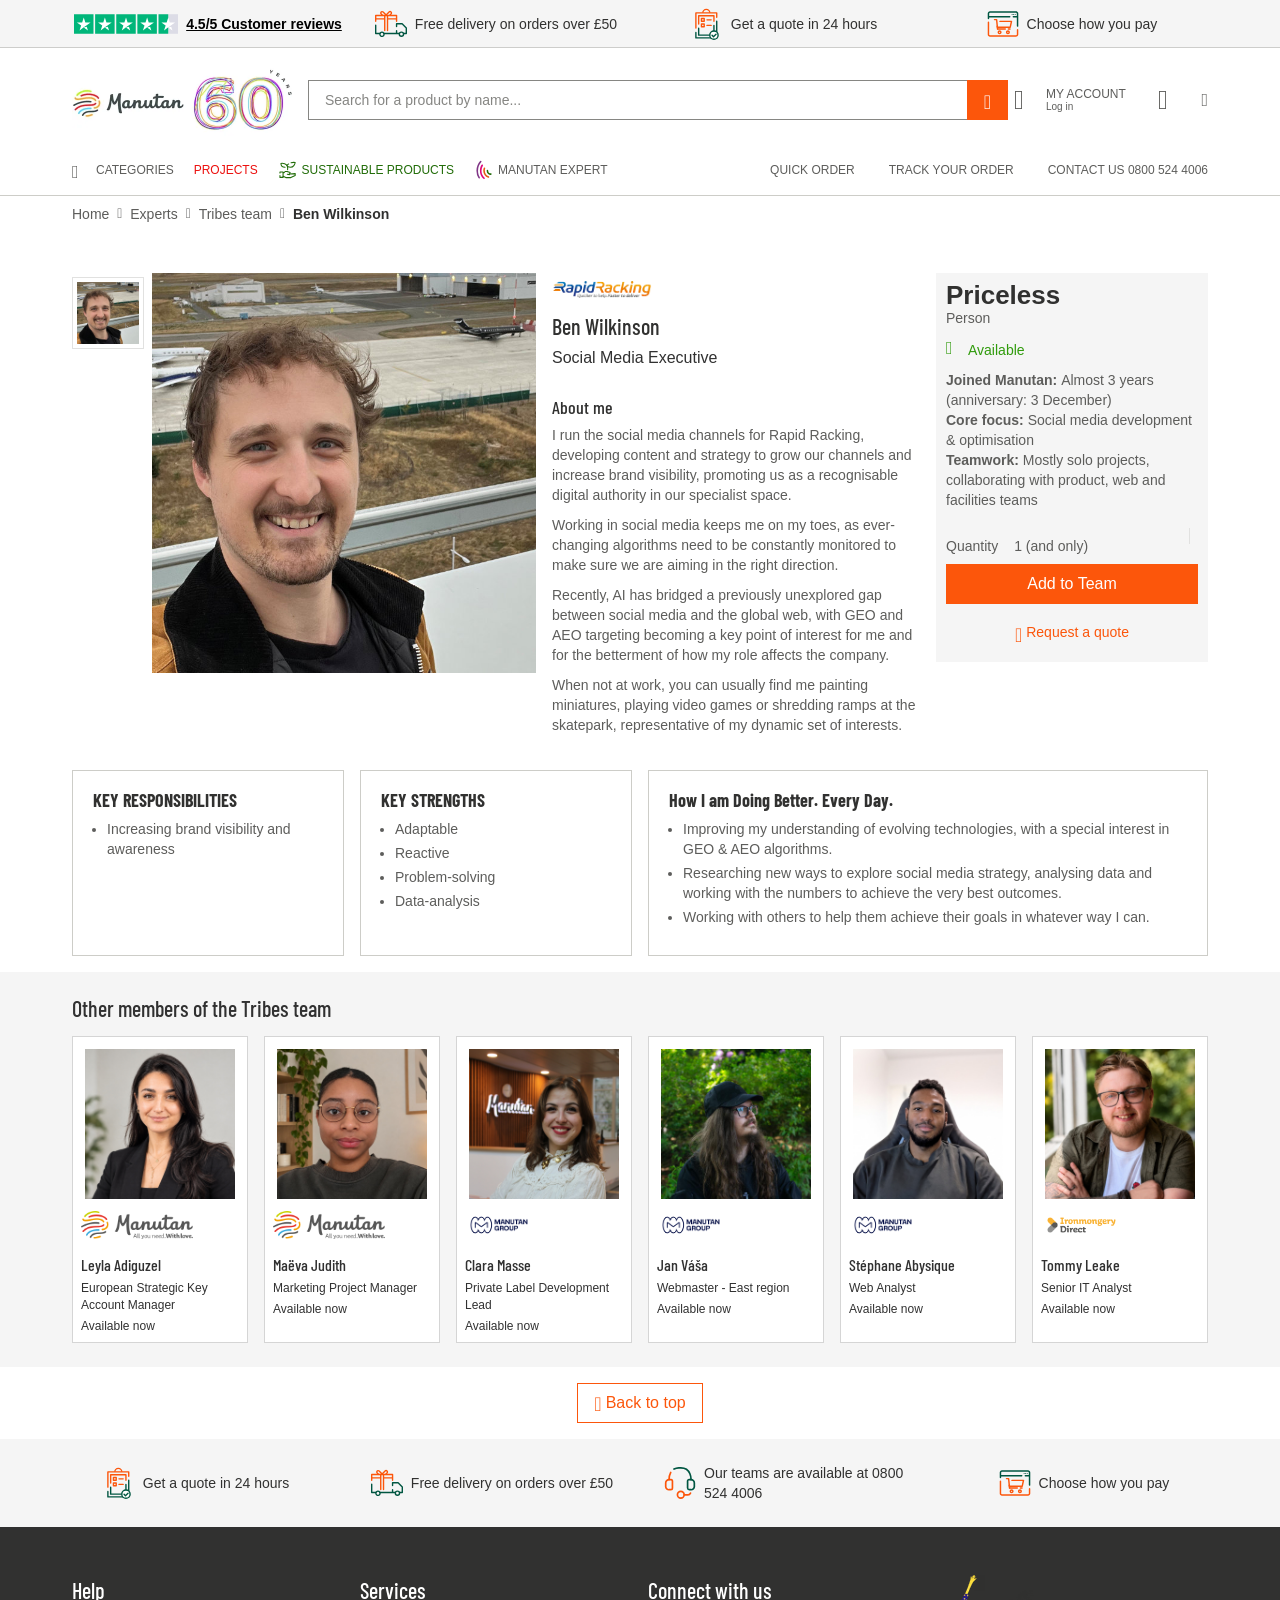
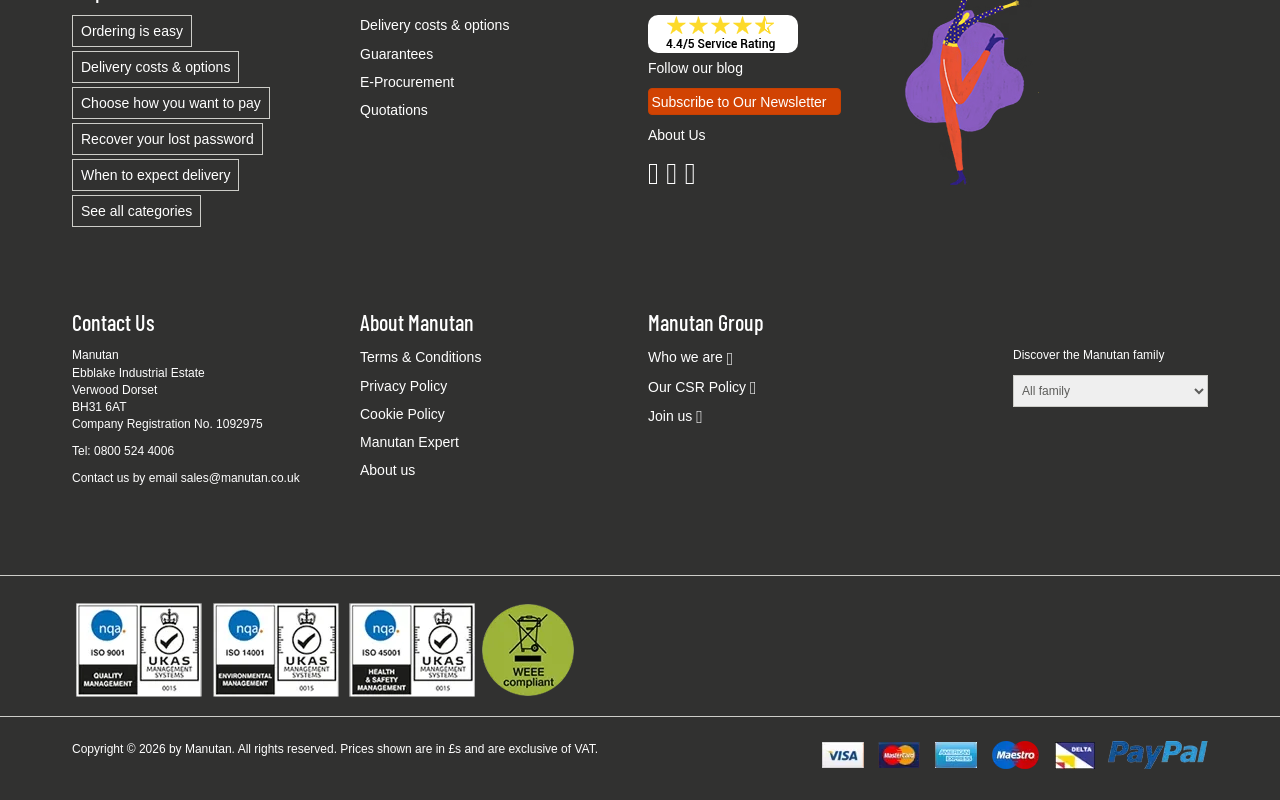
<file: ben.html>
<!DOCTYPE html>
<!-- BEGIN ProductDisplay.jsp -->
<!-- Defining the variation for ABTest in the new Mig Page Design-->
<!-- We look at _gaexp cookie where experimentId and variation of the ABTest are defined -->
<html xmlns:wairole="http://www.w3.org/2005/01/wai-rdf/GUIRoleTaxonomy#" xmlns:fb="http://www.facebook.com/2008/fbml" xmlns:og="http://opengraphprotocol.org/schema/" xmlns:waistate="http://www.w3.org/2005/07/aaa" lang="en" xml:lang="en" class="dj_gecko dj_ff157 dj_contentbox"><head> <link rel="preconnect" href="https://fonts.googleapis.com"> <link rel="preconnect" href="https://fonts.gstatic.com" crossorigin> <link href="https://fonts.googleapis.com/css2?family=Roboto:wght@300;400;500;700&family=Barlow+Condensed:wght@300;400;500;700&display=swap" rel="stylesheet"> <link rel="preload" as="image" fetchpriority="high" href="person_files/8c81b980ca_7E4P.svg">
 <meta http-equiv="Content-Type" content="text/html; charset=UTF-8"> <title>Ben Wilkinson | Tribes</title> <meta name="viewport" content=""> <meta name="description" content="Ben Wilkinson : We've everything to keep your business running  ✓ 50,000 Products ✓Free Delivery ✓Quotes within 24hrs  ✓ Expert Product Sourcing"> <meta name="pageIdentifier" content="MIG54237700"> <meta name="pageId" content="20144223"> <meta name="pageGroup" content="Single"> <meta name="format-detection" content="telephone=no"> <link rel="canonical" href="https://www.manutan.co.uk/en/key/chair-glides-set-of-5-dynamic-accessory"> <link rel="alternate" hreflang="en-gb" href="https://www.manutan.co.uk/en/key/chair-glides-set-of-5-dynamic-accessory"> <!-- Include script files --> 
 <!-- BEGIN Common/CommonJSToInclude.jspf --><!-- BEGIN Google Tag Manager --> 
 <!--END Google Tag Manager --> 
 <!-- OneTrust Cookies Consent Notice start -->          
 
 <!-- OneTrust Cookies Consent Notice end -->   <!--Main Stylesheet for browser --> <link rel="stylesheet" href="person_files/m_base_1791792543579-1_7E4P.css" type="text/css" media="screen"> <link rel="stylesheet" href="person_files/m_base_1791792543579-2_7E4P.css" type="text/css" media="screen"> <link rel="stylesheet" href="person_files/m_lg_1791792543579_7E4P.css" type="text/css" media="screen and (max-width: 1200px)"> <link rel="stylesheet" href="person_files/m_m-more_1791792543579_7E4P.css" type="text/css" media="screen"> <link rel="stylesheet" href="person_files/m_md-less_1791792543579_7E4P.css" type="text/css" media="screen and (max-width: 1199px)"> <link rel="stylesheet" href="person_files/m_md-more_1791792543579_7E4P.css" type="text/css" media="screen and (min-width: 992px)"> <link rel="stylesheet" href="person_files/m_md_1791792543579_7E4P.css" type="text/css" media="screen and (min-width: 992px) and (max-width: 1199px)"> <link rel="stylesheet" href="person_files/m_sm-less_1791792543579_7E4P.css" type="text/css" media="screen and (max-width: 991px)"> <link rel="stylesheet" href="person_files/m_sm_1791792543579_7E4P.css" type="text/css" media="screen and (min-width: 768px) and (max-width: 991px)"> <link rel="stylesheet" href="person_files/m_xs_1791792543579_7E4P.css" type="text/css" media="screen and (max-width: 768px)"> <link rel="stylesheet" href="person_files/all-print_1791792543579_7E4P.css" type="text/css" media="print"> <!--[if lt IE 9]>  <![endif]-->    <meta name="viewport" content="width=device-width, initial-scale=1.0, user-scalable=no, maximum-scale=1.0"> <meta name="robots" content="index, follow, max-image-preview:large"> <meta name="CommerceSearch" content="storeId_11709"> <meta name="SKYPE_TOOLBAR" content="SKYPE_TOOLBAR_PARSER_COMPATIBLE"> <meta name="msvalidate.01" content="???MI386_BING_ID???"> <link rel="shortcut icon" href="https://www.manutan.co.uk/fstrz/r/s/www.manutan.co.uk/wcsstore/ManutanSAS/images/KEY/icon-favicon.ico?frz-v=25" mce_href="/wcsstore/ManutanSAS//KEY/images/KEY/icon-favicon.ico"> <link rel="apple-touch-icon-precomposed" href="https://www.manutan.co.uk/fstrz/r/s/www.manutan.co.uk/wcsstore/ManutanSAS/images/KEY/touch-icon-60px.png?frz-v=25" sizes="60x60"> <link rel="apple-touch-icon-precomposed" href="https://www.manutan.co.uk/fstrz/r/s/www.manutan.co.uk/wcsstore/ManutanSAS/images/KEY/touch-icon-72px.png?frz-v=25" sizes="72x72"> <link rel="apple-touch-icon-precomposed" href="https://www.manutan.co.uk/fstrz/r/s/www.manutan.co.uk/wcsstore/ManutanSAS/images/KEY/touch-icon-76px.png?frz-v=25" sizes="76x76"> <link rel="apple-touch-icon-precomposed" href="https://www.manutan.co.uk/fstrz/r/s/www.manutan.co.uk/wcsstore/ManutanSAS/images/KEY/touch-icon-114px.png?frz-v=25" sizes="114x114"> <link rel="apple-touch-icon-precomposed" href="https://www.manutan.co.uk/fstrz/r/s/www.manutan.co.uk/wcsstore/ManutanSAS/images/KEY/touch-icon-120px.png?frz-v=25" sizes="120x120"> <link rel="apple-touch-icon-precomposed" href="https://www.manutan.co.uk/fstrz/r/s/www.manutan.co.uk/wcsstore/ManutanSAS/images/KEY/touch-icon-144px.png?frz-v=25" sizes="144x144"> <link rel="apple-touch-icon-precomposed" href="https://www.manutan.co.uk/fstrz/r/s/www.manutan.co.uk/wcsstore/ManutanSAS/images/KEY/touch-icon-152px.png?frz-v=25" sizes="152x152"> 
 
   <!-- Widget script not merged because file location is completely different-->  <!-- BEGIN CommonStoreNLSKeys.jspf --> 
 <!-- END CommonStoreNLSKeys.jspf -->  
 
 <!-- To check whether it is an app or not --> 
  
  <!-- BEGIN RatingScript.jspf --><!-- BEGIN TrueLocaleEvaluation.jspf --> <style>
    .green-outline {
      outline: 1px solid green;
    }

    .red-outline {
      outline: 1px solid red;
    }
  </style><style id="onetrust-style">#onetrust-banner-sdk{-ms-text-size-adjust:100%;-webkit-text-size-adjust:100%}#onetrust-banner-sdk .onetrust-vendors-list-handler{cursor:pointer;color:#1f96db;font-size:inherit;font-weight:bold;text-decoration:none;margin-left:5px}#onetrust-banner-sdk .onetrust-vendors-list-handler:hover{color:#1f96db}#onetrust-banner-sdk:focus{outline:2px solid #000;outline-offset:-2px}#onetrust-banner-sdk a:focus{outline:2px solid #000}#onetrust-banner-sdk #onetrust-accept-btn-handler,#onetrust-banner-sdk #onetrust-reject-all-handler,#onetrust-banner-sdk #onetrust-pc-btn-handler{outline-offset:1px}#onetrust-banner-sdk .ot-close-icon,#onetrust-pc-sdk .ot-close-icon,#ot-sync-ntfy .ot-close-icon{background-image:url("[data-uri]");background-size:contain;background-repeat:no-repeat;background-position:center;height:12px;width:12px}#onetrust-banner-sdk .powered-by-logo,#onetrust-banner-sdk .ot-pc-footer-logo a,#onetrust-pc-sdk .powered-by-logo,#onetrust-pc-sdk .ot-pc-footer-logo a,#ot-sync-ntfy .powered-by-logo,#ot-sync-ntfy .ot-pc-footer-logo a{background-size:contain;background-repeat:no-repeat;background-position:center;height:25px;width:152px;display:block}#onetrust-banner-sdk h3 *,#onetrust-banner-sdk h4 *,#onetrust-banner-sdk h6 *,#onetrust-banner-sdk button *,#onetrust-banner-sdk a[data-parent-id] *,#onetrust-pc-sdk h3 *,#onetrust-pc-sdk h4 *,#onetrust-pc-sdk h6 *,#onetrust-pc-sdk button *,#onetrust-pc-sdk a[data-parent-id] *,#ot-sync-ntfy h3 *,#ot-sync-ntfy h4 *,#ot-sync-ntfy h6 *,#ot-sync-ntfy button *,#ot-sync-ntfy a[data-parent-id] *{font-size:inherit;font-weight:inherit;color:inherit}#onetrust-banner-sdk .ot-hide,#onetrust-pc-sdk .ot-hide,#ot-sync-ntfy .ot-hide{display:none !important}#onetrust-pc-sdk .ot-sdk-row .ot-sdk-column{padding:0}#onetrust-pc-sdk .ot-sdk-container{padding-right:0}#onetrust-pc-sdk .ot-sdk-row{flex-direction:initial;width:100%}#onetrust-pc-sdk [type="checkbox"]:checked,#onetrust-pc-sdk [type="checkbox"]:not(:checked){pointer-events:initial}#onetrust-pc-sdk [type="checkbox"]:disabled+label::before,#onetrust-pc-sdk [type="checkbox"]:disabled+label:after,#onetrust-pc-sdk [type="checkbox"]:disabled+label{pointer-events:none;opacity:0.7}#onetrust-pc-sdk #vendor-list-content{transform:translate3d(0, 0, 0)}#onetrust-pc-sdk li input[type="checkbox"]{z-index:1}#onetrust-pc-sdk li .ot-checkbox label{z-index:2}#onetrust-pc-sdk li .ot-checkbox input[type="checkbox"]{height:auto;width:auto}#onetrust-pc-sdk li .host-title a,#onetrust-pc-sdk li .ot-host-name a,#onetrust-pc-sdk li .accordion-text,#onetrust-pc-sdk li .ot-acc-txt{z-index:2;position:relative}#onetrust-pc-sdk input{margin:3px 0.1ex}#onetrust-pc-sdk .pc-logo,#onetrust-pc-sdk .ot-pc-logo{height:60px;width:180px;background-position:center;background-size:contain;background-repeat:no-repeat}#onetrust-pc-sdk .screen-reader-only,#onetrust-pc-sdk .ot-scrn-rdr,.ot-sdk-cookie-policy .screen-reader-only,.ot-sdk-cookie-policy .ot-scrn-rdr{border:0;clip:rect(0 0 0 0);height:1px;margin:-1px;overflow:hidden;padding:0;position:absolute;width:1px}#onetrust-pc-sdk.ot-fade-in,.onetrust-pc-dark-filter.ot-fade-in,#onetrust-banner-sdk.ot-fade-in{animation-name:onetrust-fade-in;animation-duration:400ms;animation-timing-function:ease-in-out}#onetrust-pc-sdk.ot-hide{display:none !important}.onetrust-pc-dark-filter.ot-hide{display:none !important}#ot-sdk-btn.ot-sdk-show-settings,#ot-sdk-btn.optanon-show-settings{color:#68b631;border:1px solid #68b631;height:auto;white-space:normal;word-wrap:break-word;padding:0.8em 2em;font-size:0.8em;line-height:1.2;cursor:pointer;-moz-transition:0.1s ease;-o-transition:0.1s ease;-webkit-transition:1s ease;transition:0.1s ease}#ot-sdk-btn.ot-sdk-show-settings:hover,#ot-sdk-btn.optanon-show-settings:hover{color:#fff;background-color:#68b631}.onetrust-pc-dark-filter{background:rgba(0,0,0,0.5);z-index:2147483646;width:100%;height:100%;overflow:hidden;position:fixed;top:0;bottom:0;left:0}@keyframes onetrust-fade-in{0%{opacity:0}100%{opacity:1}}.ot-cookie-label{text-decoration:underline}@media only screen and (min-width: 426px) and (max-width: 896px) and (orientation: landscape){#onetrust-pc-sdk p{font-size:0.75em}}#onetrust-banner-sdk .banner-option-input:focus+label{outline:1px solid #000;outline-style:auto}.category-vendors-list-handler+a:focus,.category-vendors-list-handler+a:focus-visible{outline:2px solid #000}
#onetrust-banner-sdk,#onetrust-pc-sdk,#ot-sdk-cookie-policy,#ot-sync-ntfy{font-size:16px}#onetrust-banner-sdk *,#onetrust-banner-sdk ::after,#onetrust-banner-sdk ::before,#onetrust-pc-sdk *,#onetrust-pc-sdk ::after,#onetrust-pc-sdk ::before,#ot-sdk-cookie-policy *,#ot-sdk-cookie-policy ::after,#ot-sdk-cookie-policy ::before,#ot-sync-ntfy *,#ot-sync-ntfy ::after,#ot-sync-ntfy ::before{-webkit-box-sizing:content-box;-moz-box-sizing:content-box;box-sizing:content-box}#onetrust-banner-sdk div,#onetrust-banner-sdk span,#onetrust-banner-sdk h1,#onetrust-banner-sdk h2,#onetrust-banner-sdk h3,#onetrust-banner-sdk h4,#onetrust-banner-sdk h5,#onetrust-banner-sdk h6,#onetrust-banner-sdk p,#onetrust-banner-sdk img,#onetrust-banner-sdk svg,#onetrust-banner-sdk button,#onetrust-banner-sdk section,#onetrust-banner-sdk a,#onetrust-banner-sdk label,#onetrust-banner-sdk input,#onetrust-banner-sdk ul,#onetrust-banner-sdk li,#onetrust-banner-sdk nav,#onetrust-banner-sdk table,#onetrust-banner-sdk thead,#onetrust-banner-sdk tr,#onetrust-banner-sdk td,#onetrust-banner-sdk tbody,#onetrust-banner-sdk .ot-main-content,#onetrust-banner-sdk .ot-toggle,#onetrust-banner-sdk #ot-content,#onetrust-banner-sdk #ot-pc-content,#onetrust-banner-sdk .checkbox,#onetrust-pc-sdk div,#onetrust-pc-sdk span,#onetrust-pc-sdk h1,#onetrust-pc-sdk h2,#onetrust-pc-sdk h3,#onetrust-pc-sdk h4,#onetrust-pc-sdk h5,#onetrust-pc-sdk h6,#onetrust-pc-sdk p,#onetrust-pc-sdk img,#onetrust-pc-sdk svg,#onetrust-pc-sdk button,#onetrust-pc-sdk section,#onetrust-pc-sdk a,#onetrust-pc-sdk label,#onetrust-pc-sdk input,#onetrust-pc-sdk ul,#onetrust-pc-sdk li,#onetrust-pc-sdk nav,#onetrust-pc-sdk table,#onetrust-pc-sdk thead,#onetrust-pc-sdk tr,#onetrust-pc-sdk td,#onetrust-pc-sdk tbody,#onetrust-pc-sdk .ot-main-content,#onetrust-pc-sdk .ot-toggle,#onetrust-pc-sdk #ot-content,#onetrust-pc-sdk #ot-pc-content,#onetrust-pc-sdk .checkbox,#ot-sdk-cookie-policy div,#ot-sdk-cookie-policy span,#ot-sdk-cookie-policy h1,#ot-sdk-cookie-policy h2,#ot-sdk-cookie-policy h3,#ot-sdk-cookie-policy h4,#ot-sdk-cookie-policy h5,#ot-sdk-cookie-policy h6,#ot-sdk-cookie-policy p,#ot-sdk-cookie-policy img,#ot-sdk-cookie-policy svg,#ot-sdk-cookie-policy button,#ot-sdk-cookie-policy section,#ot-sdk-cookie-policy a,#ot-sdk-cookie-policy label,#ot-sdk-cookie-policy input,#ot-sdk-cookie-policy ul,#ot-sdk-cookie-policy li,#ot-sdk-cookie-policy nav,#ot-sdk-cookie-policy table,#ot-sdk-cookie-policy thead,#ot-sdk-cookie-policy tr,#ot-sdk-cookie-policy td,#ot-sdk-cookie-policy tbody,#ot-sdk-cookie-policy .ot-main-content,#ot-sdk-cookie-policy .ot-toggle,#ot-sdk-cookie-policy #ot-content,#ot-sdk-cookie-policy #ot-pc-content,#ot-sdk-cookie-policy .checkbox,#ot-sync-ntfy div,#ot-sync-ntfy span,#ot-sync-ntfy h1,#ot-sync-ntfy h2,#ot-sync-ntfy h3,#ot-sync-ntfy h4,#ot-sync-ntfy h5,#ot-sync-ntfy h6,#ot-sync-ntfy p,#ot-sync-ntfy img,#ot-sync-ntfy svg,#ot-sync-ntfy button,#ot-sync-ntfy section,#ot-sync-ntfy a,#ot-sync-ntfy label,#ot-sync-ntfy input,#ot-sync-ntfy ul,#ot-sync-ntfy li,#ot-sync-ntfy nav,#ot-sync-ntfy table,#ot-sync-ntfy thead,#ot-sync-ntfy tr,#ot-sync-ntfy td,#ot-sync-ntfy tbody,#ot-sync-ntfy .ot-main-content,#ot-sync-ntfy .ot-toggle,#ot-sync-ntfy #ot-content,#ot-sync-ntfy #ot-pc-content,#ot-sync-ntfy .checkbox{font-family:inherit;font-weight:normal;-webkit-font-smoothing:auto;letter-spacing:normal;line-height:normal;padding:0;margin:0;height:auto;min-height:0;max-height:none;width:auto;min-width:0;max-width:none;border-radius:0;border:none;clear:none;float:none;position:static;bottom:auto;left:auto;right:auto;top:auto;text-align:left;text-decoration:none;text-indent:0;text-shadow:none;text-transform:none;white-space:normal;background:none;overflow:visible;vertical-align:baseline;visibility:visible;z-index:auto;box-shadow:none}#onetrust-banner-sdk label:before,#onetrust-banner-sdk label:after,#onetrust-banner-sdk .checkbox:after,#onetrust-banner-sdk .checkbox:before,#onetrust-pc-sdk label:before,#onetrust-pc-sdk label:after,#onetrust-pc-sdk .checkbox:after,#onetrust-pc-sdk .checkbox:before,#ot-sdk-cookie-policy label:before,#ot-sdk-cookie-policy label:after,#ot-sdk-cookie-policy .checkbox:after,#ot-sdk-cookie-policy .checkbox:before,#ot-sync-ntfy label:before,#ot-sync-ntfy label:after,#ot-sync-ntfy .checkbox:after,#ot-sync-ntfy .checkbox:before{content:"";content:none}
#onetrust-banner-sdk .ot-sdk-container,#onetrust-pc-sdk .ot-sdk-container,#ot-sdk-cookie-policy .ot-sdk-container{position:relative;width:100%;max-width:100%;margin:0 auto;padding:0 20px;box-sizing:border-box}#onetrust-banner-sdk .ot-sdk-column,#onetrust-banner-sdk .ot-sdk-columns,#onetrust-pc-sdk .ot-sdk-column,#onetrust-pc-sdk .ot-sdk-columns,#ot-sdk-cookie-policy .ot-sdk-column,#ot-sdk-cookie-policy .ot-sdk-columns{width:100%;float:left;box-sizing:border-box;padding:0;display:initial}@media (min-width: 400px){#onetrust-banner-sdk .ot-sdk-container,#onetrust-pc-sdk .ot-sdk-container,#ot-sdk-cookie-policy .ot-sdk-container{width:90%;padding:0}}@media (min-width: 550px){#onetrust-banner-sdk .ot-sdk-container,#onetrust-pc-sdk .ot-sdk-container,#ot-sdk-cookie-policy .ot-sdk-container{width:100%}#onetrust-banner-sdk .ot-sdk-column,#onetrust-banner-sdk .ot-sdk-columns,#onetrust-pc-sdk .ot-sdk-column,#onetrust-pc-sdk .ot-sdk-columns,#ot-sdk-cookie-policy .ot-sdk-column,#ot-sdk-cookie-policy .ot-sdk-columns{margin-left:4%}#onetrust-banner-sdk .ot-sdk-column:first-child,#onetrust-banner-sdk .ot-sdk-columns:first-child,#onetrust-pc-sdk .ot-sdk-column:first-child,#onetrust-pc-sdk .ot-sdk-columns:first-child,#ot-sdk-cookie-policy .ot-sdk-column:first-child,#ot-sdk-cookie-policy .ot-sdk-columns:first-child{margin-left:0}#onetrust-banner-sdk .ot-sdk-two.ot-sdk-columns,#onetrust-pc-sdk .ot-sdk-two.ot-sdk-columns,#ot-sdk-cookie-policy .ot-sdk-two.ot-sdk-columns{width:13.3333333333%}#onetrust-banner-sdk .ot-sdk-three.ot-sdk-columns,#onetrust-pc-sdk .ot-sdk-three.ot-sdk-columns,#ot-sdk-cookie-policy .ot-sdk-three.ot-sdk-columns{width:22%}#onetrust-banner-sdk .ot-sdk-four.ot-sdk-columns,#onetrust-pc-sdk .ot-sdk-four.ot-sdk-columns,#ot-sdk-cookie-policy .ot-sdk-four.ot-sdk-columns{width:30.6666666667%}#onetrust-banner-sdk .ot-sdk-eight.ot-sdk-columns,#onetrust-pc-sdk .ot-sdk-eight.ot-sdk-columns,#ot-sdk-cookie-policy .ot-sdk-eight.ot-sdk-columns{width:65.3333333333%}#onetrust-banner-sdk .ot-sdk-nine.ot-sdk-columns,#onetrust-pc-sdk .ot-sdk-nine.ot-sdk-columns,#ot-sdk-cookie-policy .ot-sdk-nine.ot-sdk-columns{width:74%}#onetrust-banner-sdk .ot-sdk-ten.ot-sdk-columns,#onetrust-pc-sdk .ot-sdk-ten.ot-sdk-columns,#ot-sdk-cookie-policy .ot-sdk-ten.ot-sdk-columns{width:82.6666666667%}#onetrust-banner-sdk .ot-sdk-eleven.ot-sdk-columns,#onetrust-pc-sdk .ot-sdk-eleven.ot-sdk-columns,#ot-sdk-cookie-policy .ot-sdk-eleven.ot-sdk-columns{width:91.3333333333%}#onetrust-banner-sdk .ot-sdk-twelve.ot-sdk-columns,#onetrust-pc-sdk .ot-sdk-twelve.ot-sdk-columns,#ot-sdk-cookie-policy .ot-sdk-twelve.ot-sdk-columns{width:100%;margin-left:0}}#onetrust-banner-sdk h1,#onetrust-banner-sdk h2,#onetrust-banner-sdk h3,#onetrust-banner-sdk h4,#onetrust-banner-sdk h5,#onetrust-banner-sdk h6,#onetrust-pc-sdk h1,#onetrust-pc-sdk h2,#onetrust-pc-sdk h3,#onetrust-pc-sdk h4,#onetrust-pc-sdk h5,#onetrust-pc-sdk h6,#ot-sdk-cookie-policy h1,#ot-sdk-cookie-policy h2,#ot-sdk-cookie-policy h3,#ot-sdk-cookie-policy h4,#ot-sdk-cookie-policy h5,#ot-sdk-cookie-policy h6{margin-top:0;font-weight:600;font-family:inherit}#onetrust-banner-sdk h1,#onetrust-pc-sdk h1,#ot-sdk-cookie-policy h1{font-size:1.5rem;line-height:1.2}#onetrust-banner-sdk h2,#onetrust-pc-sdk h2,#ot-sdk-cookie-policy h2{font-size:1.5rem;line-height:1.25}#onetrust-banner-sdk h3,#onetrust-pc-sdk h3,#ot-sdk-cookie-policy h3{font-size:1.5rem;line-height:1.3}#onetrust-banner-sdk h4,#onetrust-pc-sdk h4,#ot-sdk-cookie-policy h4{font-size:1.5rem;line-height:1.35}#onetrust-banner-sdk h5,#onetrust-pc-sdk h5,#ot-sdk-cookie-policy h5{font-size:1.5rem;line-height:1.5}#onetrust-banner-sdk h6,#onetrust-pc-sdk h6,#ot-sdk-cookie-policy h6{font-size:1.5rem;line-height:1.6}@media (min-width: 550px){#onetrust-banner-sdk h1,#onetrust-pc-sdk h1,#ot-sdk-cookie-policy h1{font-size:1.5rem}#onetrust-banner-sdk h2,#onetrust-pc-sdk h2,#ot-sdk-cookie-policy h2{font-size:1.5rem}#onetrust-banner-sdk h3,#onetrust-pc-sdk h3,#ot-sdk-cookie-policy h3{font-size:1.5rem}#onetrust-banner-sdk h4,#onetrust-pc-sdk h4,#ot-sdk-cookie-policy h4{font-size:1.5rem}#onetrust-banner-sdk h5,#onetrust-pc-sdk h5,#ot-sdk-cookie-policy h5{font-size:1.5rem}#onetrust-banner-sdk h6,#onetrust-pc-sdk h6,#ot-sdk-cookie-policy h6{font-size:1.5rem}}#onetrust-banner-sdk p,#onetrust-pc-sdk p,#ot-sdk-cookie-policy p{margin:0 0 1em 0;font-family:inherit;line-height:normal}#onetrust-banner-sdk a,#onetrust-pc-sdk a,#ot-sdk-cookie-policy a{color:#565656;text-decoration:underline}#onetrust-banner-sdk a:hover,#onetrust-pc-sdk a:hover,#ot-sdk-cookie-policy a:hover{color:#565656;text-decoration:none}#onetrust-banner-sdk .ot-sdk-button,#onetrust-banner-sdk button,#onetrust-pc-sdk .ot-sdk-button,#onetrust-pc-sdk button,#ot-sdk-cookie-policy .ot-sdk-button,#ot-sdk-cookie-policy button{margin-bottom:1rem;font-family:inherit}#onetrust-banner-sdk .ot-sdk-button,#onetrust-banner-sdk button,#onetrust-pc-sdk .ot-sdk-button,#onetrust-pc-sdk button,#ot-sdk-cookie-policy .ot-sdk-button,#ot-sdk-cookie-policy button{display:inline-block;height:38px;padding:0 30px;color:#555;text-align:center;font-size:0.9em;font-weight:400;line-height:38px;letter-spacing:0.01em;text-decoration:none;white-space:nowrap;background-color:transparent;border-radius:2px;border:1px solid #bbb;cursor:pointer;box-sizing:border-box}#onetrust-banner-sdk .ot-sdk-button:hover,#onetrust-banner-sdk :not(.ot-leg-btn-container)>button:hover,#onetrust-banner-sdk :not(.ot-leg-btn-container)>button:focus,#onetrust-pc-sdk .ot-sdk-button:hover,#onetrust-pc-sdk :not(.ot-leg-btn-container)>button:hover,#onetrust-pc-sdk :not(.ot-leg-btn-container)>button:focus,#ot-sdk-cookie-policy .ot-sdk-button:hover,#ot-sdk-cookie-policy :not(.ot-leg-btn-container)>button:hover,#ot-sdk-cookie-policy :not(.ot-leg-btn-container)>button:focus{color:#333;border-color:#888;opacity:0.7}#onetrust-banner-sdk .ot-sdk-button:focus,#onetrust-banner-sdk :not(.ot-leg-btn-container)>button:focus,#onetrust-pc-sdk .ot-sdk-button:focus,#onetrust-pc-sdk :not(.ot-leg-btn-container)>button:focus,#ot-sdk-cookie-policy .ot-sdk-button:focus,#ot-sdk-cookie-policy :not(.ot-leg-btn-container)>button:focus{outline:2px solid #000}#onetrust-banner-sdk .ot-sdk-button.ot-sdk-button-primary,#onetrust-banner-sdk button.ot-sdk-button-primary,#onetrust-banner-sdk input[type="submit"].ot-sdk-button-primary,#onetrust-banner-sdk input[type="reset"].ot-sdk-button-primary,#onetrust-banner-sdk input[type="button"].ot-sdk-button-primary,#onetrust-pc-sdk .ot-sdk-button.ot-sdk-button-primary,#onetrust-pc-sdk button.ot-sdk-button-primary,#onetrust-pc-sdk input[type="submit"].ot-sdk-button-primary,#onetrust-pc-sdk input[type="reset"].ot-sdk-button-primary,#onetrust-pc-sdk input[type="button"].ot-sdk-button-primary,#ot-sdk-cookie-policy .ot-sdk-button.ot-sdk-button-primary,#ot-sdk-cookie-policy button.ot-sdk-button-primary,#ot-sdk-cookie-policy input[type="submit"].ot-sdk-button-primary,#ot-sdk-cookie-policy input[type="reset"].ot-sdk-button-primary,#ot-sdk-cookie-policy input[type="button"].ot-sdk-button-primary{color:#fff;background-color:#33c3f0;border-color:#33c3f0}#onetrust-banner-sdk .ot-sdk-button.ot-sdk-button-primary:hover,#onetrust-banner-sdk button.ot-sdk-button-primary:hover,#onetrust-banner-sdk input[type="submit"].ot-sdk-button-primary:hover,#onetrust-banner-sdk input[type="reset"].ot-sdk-button-primary:hover,#onetrust-banner-sdk input[type="button"].ot-sdk-button-primary:hover,#onetrust-banner-sdk .ot-sdk-button.ot-sdk-button-primary:focus,#onetrust-banner-sdk button.ot-sdk-button-primary:focus,#onetrust-banner-sdk input[type="submit"].ot-sdk-button-primary:focus,#onetrust-banner-sdk input[type="reset"].ot-sdk-button-primary:focus,#onetrust-banner-sdk input[type="button"].ot-sdk-button-primary:focus,#onetrust-pc-sdk .ot-sdk-button.ot-sdk-button-primary:hover,#onetrust-pc-sdk button.ot-sdk-button-primary:hover,#onetrust-pc-sdk input[type="submit"].ot-sdk-button-primary:hover,#onetrust-pc-sdk input[type="reset"].ot-sdk-button-primary:hover,#onetrust-pc-sdk input[type="button"].ot-sdk-button-primary:hover,#onetrust-pc-sdk .ot-sdk-button.ot-sdk-button-primary:focus,#onetrust-pc-sdk button.ot-sdk-button-primary:focus,#onetrust-pc-sdk input[type="submit"].ot-sdk-button-primary:focus,#onetrust-pc-sdk input[type="reset"].ot-sdk-button-primary:focus,#onetrust-pc-sdk input[type="button"].ot-sdk-button-primary:focus,#ot-sdk-cookie-policy .ot-sdk-button.ot-sdk-button-primary:hover,#ot-sdk-cookie-policy button.ot-sdk-button-primary:hover,#ot-sdk-cookie-policy input[type="submit"].ot-sdk-button-primary:hover,#ot-sdk-cookie-policy input[type="reset"].ot-sdk-button-primary:hover,#ot-sdk-cookie-policy input[type="button"].ot-sdk-button-primary:hover,#ot-sdk-cookie-policy .ot-sdk-button.ot-sdk-button-primary:focus,#ot-sdk-cookie-policy button.ot-sdk-button-primary:focus,#ot-sdk-cookie-policy input[type="submit"].ot-sdk-button-primary:focus,#ot-sdk-cookie-policy input[type="reset"].ot-sdk-button-primary:focus,#ot-sdk-cookie-policy input[type="button"].ot-sdk-button-primary:focus{color:#fff;background-color:#1eaedb;border-color:#1eaedb}#onetrust-banner-sdk input[type="text"],#onetrust-pc-sdk input[type="text"],#ot-sdk-cookie-policy input[type="text"]{height:38px;padding:6px 10px;background-color:#fff;border:1px solid #d1d1d1;border-radius:4px;box-shadow:none;box-sizing:border-box}#onetrust-banner-sdk input[type="text"],#onetrust-pc-sdk input[type="text"],#ot-sdk-cookie-policy input[type="text"]{-webkit-appearance:none;-moz-appearance:none;appearance:none}#onetrust-banner-sdk input[type="text"]:focus,#onetrust-pc-sdk input[type="text"]:focus,#ot-sdk-cookie-policy input[type="text"]:focus{border:1px solid #000;outline:0}#onetrust-banner-sdk label,#onetrust-pc-sdk label,#ot-sdk-cookie-policy label{display:block;margin-bottom:0.5rem;font-weight:600}#onetrust-banner-sdk input[type="checkbox"],#onetrust-pc-sdk input[type="checkbox"],#ot-sdk-cookie-policy input[type="checkbox"]{display:inline}#onetrust-banner-sdk ul,#onetrust-pc-sdk ul,#ot-sdk-cookie-policy ul{list-style:circle inside}#onetrust-banner-sdk ul,#onetrust-pc-sdk ul,#ot-sdk-cookie-policy ul{padding-left:0;margin-top:0}#onetrust-banner-sdk ul ul,#onetrust-pc-sdk ul ul,#ot-sdk-cookie-policy ul ul{margin:1.5rem 0 1.5rem 3rem;font-size:90%}#onetrust-banner-sdk li,#onetrust-pc-sdk li,#ot-sdk-cookie-policy li{margin-bottom:1rem}#onetrust-banner-sdk th,#onetrust-banner-sdk td,#onetrust-pc-sdk th,#onetrust-pc-sdk td,#ot-sdk-cookie-policy th,#ot-sdk-cookie-policy td{padding:12px 15px;text-align:left;border-bottom:1px solid #e1e1e1}#onetrust-banner-sdk button,#onetrust-pc-sdk button,#ot-sdk-cookie-policy button{margin-bottom:1rem;font-family:inherit}#onetrust-banner-sdk .ot-sdk-container:after,#onetrust-banner-sdk .ot-sdk-row:after,#onetrust-pc-sdk .ot-sdk-container:after,#onetrust-pc-sdk .ot-sdk-row:after,#ot-sdk-cookie-policy .ot-sdk-container:after,#ot-sdk-cookie-policy .ot-sdk-row:after{content:"";display:table;clear:both}#onetrust-banner-sdk .ot-sdk-row,#onetrust-pc-sdk .ot-sdk-row,#ot-sdk-cookie-policy .ot-sdk-row{margin:0;max-width:none;display:block}
#onetrust-banner-sdk{box-shadow:0 0 18px rgba(0,0,0,.2)}#onetrust-banner-sdk.otCenterRounded{z-index:2147483645;top:10%;position:fixed;right:0;background-color:#fff;width:60%;max-width:650px;border-radius:2.5px;left:1em;margin:0 auto;font-size:14px;max-height:90%;overflow-x:hidden;overflow-y:auto}#onetrust-banner-sdk.otRelFont{font-size:.875rem}#onetrust-banner-sdk::-webkit-scrollbar{width:11px}#onetrust-banner-sdk::-webkit-scrollbar-thumb{border-radius:10px;background:#c1c1c1}#onetrust-banner-sdk{scrollbar-arrow-color:#c1c1c1;scrollbar-darkshadow-color:#c1c1c1;scrollbar-face-color:#c1c1c1;scrollbar-shadow-color:#c1c1c1}#onetrust-banner-sdk h3,#onetrust-banner-sdk p{color:dimgray}#onetrust-banner-sdk #onetrust-policy{margin-top:40px}#onetrust-banner-sdk #onetrust-policy-title{float:left;text-align:left;font-size:1em;line-height:1.4;margin-bottom:0;padding:0 0 10px 30px;width:calc(100% - 90px)}#onetrust-banner-sdk #onetrust-policy-text,#onetrust-banner-sdk .ot-b-addl-desc,#onetrust-banner-sdk .ot-gv-list-handler{clear:both;float:left;margin:0 30px 10px 30px;font-size:.813em;line-height:1.5}#onetrust-banner-sdk #onetrust-policy-text *,#onetrust-banner-sdk .ot-b-addl-desc *,#onetrust-banner-sdk .ot-gv-list-handler *{line-height:inherit;font-size:inherit;margin:0}#onetrust-banner-sdk .ot-gv-list-handler{padding:0;border:0;height:auto;width:auto}#onetrust-banner-sdk .ot-b-addl-desc{display:block}#onetrust-banner-sdk #onetrust-button-group-parent{padding:15px 30px;text-align:center}#onetrust-banner-sdk #onetrust-button-group-parent:not(.has-reject-all-button) #onetrust-button-group{text-align:right}#onetrust-banner-sdk #onetrust-button-group{text-align:center;display:inline-block;width:100%}#onetrust-banner-sdk #onetrust-reject-all-handler,#onetrust-banner-sdk #onetrust-pc-btn-handler{margin-right:1em}#onetrust-banner-sdk #onetrust-pc-btn-handler{border:1px solid #6cc04a;max-width:45%}#onetrust-banner-sdk .banner-actions-container{float:right;width:50%}#onetrust-banner-sdk #onetrust-pc-btn-handler.cookie-setting-link{background-color:#fff;border:none;color:#6cc04a;text-decoration:underline;padding-left:0;padding-right:0}#onetrust-banner-sdk #onetrust-accept-btn-handler,#onetrust-banner-sdk #onetrust-reject-all-handler,#onetrust-banner-sdk #onetrust-pc-btn-handler{background-color:#6cc04a;color:#fff;border-color:#6cc04a;min-width:135px;padding:12px 10px;letter-spacing:.05em;line-height:1.4;font-size:.813em;font-weight:600;height:auto;white-space:normal;word-break:break-word;word-wrap:break-word}#onetrust-banner-sdk .has-reject-all-button #onetrust-pc-btn-handler{float:left;max-width:calc(40% - 18px)}#onetrust-banner-sdk .has-reject-all-button #onetrust-pc-btn-handler.cookie-setting-link{text-align:left;margin-right:0}#onetrust-banner-sdk .has-reject-all-button .banner-actions-container{max-width:60%;width:auto}#onetrust-banner-sdk .ot-close-icon{width:44px;height:44px;background-size:12px;margin:-18px -18px 0 0;border:none;display:inline-block;padding:0}#onetrust-banner-sdk #onetrust-close-btn-container{position:absolute;right:24px;top:20px}#onetrust-banner-sdk .banner_logo{display:none}#onetrust-banner-sdk #banner-options{float:left;padding:0 30px;width:calc(100% - 90px)}#onetrust-banner-sdk .banner-option{margin-bottom:10px}#onetrust-banner-sdk .banner-option-input{cursor:pointer;width:auto;height:auto;border:none;padding:0;padding-right:3px;margin:0 0 6px;font-size:.82em;line-height:1.4}#onetrust-banner-sdk .banner-option-input *{pointer-events:none;font-size:inherit;line-height:inherit}#onetrust-banner-sdk .banner-option-input[aria-expanded=true] .ot-arrow-container{transform:rotate(90deg)}#onetrust-banner-sdk .banner-option-input[aria-expanded=true]~.banner-option-details{height:auto;display:block}#onetrust-banner-sdk .banner-option-header{cursor:pointer;display:inline-block}#onetrust-banner-sdk .banner-option-header :first-child{color:dimgray;font-weight:bold;float:left}#onetrust-banner-sdk .ot-arrow-container,#onetrust-banner-sdk .banner-option-details{transition:all 300ms ease-in 0s;-webkit-transition:all 300ms ease-in 0s;-moz-transition:all 300ms ease-in 0s;-o-transition:all 300ms ease-in 0s}#onetrust-banner-sdk .ot-arrow-container{display:inline-block;border-top:6px solid transparent;border-bottom:6px solid transparent;border-left:6px solid dimgray;margin-left:10px;vertical-align:middle}#onetrust-banner-sdk .banner-option-details{display:none;font-size:.83em;line-height:1.5;height:0px;padding:10px 10px 5px 10px}#onetrust-banner-sdk .banner-option-details *{font-size:inherit;line-height:inherit;color:dimgray}#onetrust-banner-sdk .ot-dpd-container{float:left;margin:0 30px 10px 30px}#onetrust-banner-sdk .ot-dpd-title{font-weight:bold;padding-bottom:10px}#onetrust-banner-sdk .ot-dpd-title{font-size:1em;line-height:1.4}#onetrust-banner-sdk .ot-dpd-desc{font-size:.813em;line-height:1.5;margin-bottom:0}#onetrust-banner-sdk .ot-dpd-desc *{margin:0}#onetrust-banner-sdk .onetrust-vendors-list-handler{display:block;margin-left:0px;margin-top:5px;padding:0;margin-bottom:0;border:0;line-height:normal;height:auto;width:auto}#onetrust-banner-sdk :not(.ot-dpd-desc)>.ot-b-addl-desc{float:left;margin:0 30px 10px 30px}#onetrust-banner-sdk .ot-dpd-desc>.ot-b-addl-desc{margin-top:10px;margin-bottom:10px;font-size:1em;line-height:1.5;float:none}#onetrust-banner-sdk #onetrust-policy-text a{font-weight:bold;margin-left:5px}#onetrust-banner-sdk.ot-close-btn-link #onetrust-close-btn-container{top:15px;transform:none;right:15px}#onetrust-banner-sdk.ot-close-btn-link #onetrust-close-btn-container button{padding:0;white-space:pre-wrap;border:none;height:auto;line-height:1.5;text-decoration:underline;font-size:.75em}#onetrust-banner-sdk.ot-close-btn-link.ot-wo-title #onetrust-group-container{margin-top:20px}@media only screen and (max-width: 425px){#onetrust-banner-sdk #onetrust-accept-btn-handler,#onetrust-banner-sdk #onetrust-reject-all-handler,#onetrust-banner-sdk #onetrust-pc-btn-handler{width:100%;margin-bottom:10px}#onetrust-banner-sdk #onetrust-pc-btn-handler,#onetrust-banner-sdk #onetrust-reject-all-handler{margin-right:0}#onetrust-banner-sdk .has-reject-all-button #onetrust-pc-btn-handler.cookie-setting-link{text-align:center}#onetrust-banner-sdk .banner-actions-container,#onetrust-banner-sdk #onetrust-pc-btn-handler{width:100%;max-width:none}#onetrust-banner-sdk.otCenterRounded{left:0;width:95%;top:50%;transform:translateY(-50%);-webkit-transform:translateY(-50%)}}@media only screen and (max-width: 600px){#onetrust-banner-sdk .ot-sdk-container{width:auto;padding:0}#onetrust-banner-sdk #onetrust-policy-title{padding:0 22px 10px 22px}#onetrust-banner-sdk #onetrust-policy-text,#onetrust-banner-sdk :not(.ot-dpd-desc)>.ot-b-addl-desc,#onetrust-banner-sdk .ot-dpd-container{margin:0 22px 10px 22px;width:calc(100% - 44px)}#onetrust-banner-sdk #onetrust-button-group-parent{padding:15px 22px}#onetrust-banner-sdk #banner-options{padding:0 22px;width:calc(100% - 44px)}#onetrust-banner-sdk .banner-option{margin-bottom:6px}#onetrust-banner-sdk .has-reject-all-button #onetrust-pc-btn-handler{float:none;max-width:100%}#onetrust-banner-sdk .has-reject-all-button .banner-actions-container{width:100%;text-align:center;max-width:100%}#onetrust-banner-sdk.ot-close-btn-link #onetrust-group-container{margin-top:20px}}@media only screen and (min-width: 426px)and (max-width: 896px){#onetrust-banner-sdk.otCenterRounded{left:0;top:15%;transform:translateY(-13%);-webkit-transform:translateY(-13%);max-width:600px;width:95%}}
        #onetrust-consent-sdk #onetrust-banner-sdk {background-color: #FFFFFF;}
            #onetrust-consent-sdk #onetrust-policy-title,
                    #onetrust-consent-sdk #onetrust-policy-text,
                    #onetrust-consent-sdk .ot-b-addl-desc,
                    #onetrust-consent-sdk .ot-dpd-desc,
                    #onetrust-consent-sdk .ot-dpd-title,
                    #onetrust-consent-sdk #onetrust-policy-text *:not(.onetrust-vendors-list-handler),
                    #onetrust-consent-sdk .ot-dpd-desc *:not(.onetrust-vendors-list-handler),
                    #onetrust-consent-sdk #onetrust-banner-sdk #banner-options *,
                    #onetrust-banner-sdk .ot-cat-header {
                        color: #575754;
                    }
            #onetrust-consent-sdk #onetrust-banner-sdk .banner-option-details {
                    background-color: #E9E9E9;}
             #onetrust-consent-sdk #onetrust-banner-sdk a[href],
                    #onetrust-consent-sdk #onetrust-banner-sdk a[href] font,
                    #onetrust-consent-sdk #onetrust-banner-sdk .ot-link-btn
                        {
                            color: #fc560b;
                        }#onetrust-consent-sdk #onetrust-accept-btn-handler,
                         #onetrust-banner-sdk #onetrust-reject-all-handler {
                            background-color: #fc560b;border-color: #fc560b;
                color: #FFFFFF;
            }
            #onetrust-consent-sdk #onetrust-banner-sdk *:focus,
            #onetrust-consent-sdk #onetrust-banner-sdk:focus {
               outline-color: #000000;
               outline-width: 1px;
            }
            #onetrust-consent-sdk #onetrust-pc-btn-handler,
            #onetrust-consent-sdk #onetrust-pc-btn-handler.cookie-setting-link {
                color: #fc560b; border-color: #fc560b;
                background-color: 
                #FFFFFF;
            }#onetrust-banner-sdk.ot-close-btn-link .banner-close-button {color: #696969}/*hide reject all button at bottom*/
#onetrust-consent-sdk #onetrust-banner-sdk .ot-sdk-container .ot-sdk-row #onetrust-button-group-parent #onetrust-button-group .banner-actions-container #onetrust-reject-all-handler{
    display:none;
} 
/*get borders back on CTAs*/
#onetrust-consent-sdk #onetrust-banner-sdk .ot-sdk-container .ot-sdk-row #onetrust-button-group-parent #onetrust-button-group .banner-actions-container #onetrust-accept-btn-handler{
    border:1px solid;
}
/*move continue without accepting button to right*/
#onetrust-consent-sdk #onetrust-banner-sdk #onetrust-reject-all-handler{
    float:right;
    top:0px;
    margin:0px;
}
#onetrust-consent-sdk #onetrust-banner-sdk .ot-sdk-container .ot-sdk-row #onetrust-group-container #onetrust-policy{
    margin-top:5px;
    font-size:10px !important;
}
@media only screen and (max-width: 600px){
    #onetrust-consent-sdk #onetrust-banner-sdk #onetrust-reject-all-handler{
        text-align:right;
        max-width:fit-content;
		font-size: 10px !important;
    }
}

#onetrust-policy-text p { margin:0 0 8px 0; font-size:13px !important;}

#onetrust-policy-text ul { margin:0 0 4px 0; padding:0; list-style:none;  font-size:13px !important;}

#onetrust-policy-text li { position:relative; display:block; margin:0 0 4px 0; padding:0 0 0 16px; font-size:13px !important; }

#onetrust-policy-text li:after { display:block; height:8px; width:8px; border-radius:50%; background-color:#868683; position:absolute; left:0; top:4px !important; content:'';  font-size:10px !important; }

#onetrust-policy-text a { color:#FC560B; text-decoration:underline; outline:none;}

#onetrust-policy-text a:hover { color:#dc4603; }

#onetrust-banner-sdk #onetrust-policy #onetrust-reject-all-handler { background-color:transparent  !important; border:none; box-shadow:none; color:#575754  !important; text-decoration:none; border-color:#FFF !important; font-size: 10px !important;}

#onetrust-banner-sdk #onetrust-button-group #onetrust-accept-btn-handler { font-size: 12px !important;}

#onetrust-banner-sdk #onetrust-button-group #onetrust-pc-btn-handler { font-size: 12px !important;}

#js-trigger-partners { color:#dc4603;}

#onetrust-reject-all-handler:hover { color:#dc4603; }

#onetrust-policy #ot-gv-link-ctnr #ot-link-btn ot-gv-list-handler { font-size: 10px !important;}

#onetrust-group-container #onetrust-policy #onetrust-policy-text {font-size:10px !important}

#onetrust-consent-sdk #onetrust-policy {background-image:url('https://www.manutan.co.uk/wcsstore/ManutanSAS/StaticContent/group/images/logo/manutan-desktop.png');background-size: 100px;background-repeat: no-repeat;padding: 8em 1em 1em !important;background-position: center;margin-top:10px;}#onetrust-pc-sdk.otPcCenter{overflow:hidden;position:fixed;margin:0 auto;top:5%;right:0;left:0;width:40%;max-width:575px;min-width:575px;border-radius:2.5px;z-index:2147483647;background-color:#fff;-webkit-box-shadow:0px 2px 10px -3px #999;-moz-box-shadow:0px 2px 10px -3px #999;box-shadow:0px 2px 10px -3px #999}#onetrust-pc-sdk.otPcCenter[dir=rtl]{right:0;left:0}#onetrust-pc-sdk.otRelFont{font-size:1rem}#onetrust-pc-sdk #ot-addtl-venlst .ot-arw-cntr,#onetrust-pc-sdk #ot-addtl-venlst .ot-plus-minus,#onetrust-pc-sdk .ot-hide-tgl{visibility:hidden}#onetrust-pc-sdk #ot-addtl-venlst .ot-arw-cntr *,#onetrust-pc-sdk #ot-addtl-venlst .ot-plus-minus *,#onetrust-pc-sdk .ot-hide-tgl *{visibility:hidden}#onetrust-pc-sdk #ot-gn-venlst .ot-ven-item .ot-acc-hdr{min-height:40px}#onetrust-pc-sdk .ot-pc-header{height:39px;padding:10px 0 10px 30px;border-bottom:1px solid #e9e9e9}#onetrust-pc-sdk #ot-pc-title,#onetrust-pc-sdk #ot-category-title,#onetrust-pc-sdk .ot-cat-header,#onetrust-pc-sdk #ot-lst-title,#onetrust-pc-sdk .ot-ven-hdr .ot-ven-name,#onetrust-pc-sdk .ot-always-active{font-weight:bold;color:dimgray}#onetrust-pc-sdk .ot-cat-header{float:left;font-weight:600;font-size:.875em;line-height:1.5;max-width:90%;vertical-align:middle}#onetrust-pc-sdk .ot-always-active-group .ot-cat-header{width:55%;font-weight:700}#onetrust-pc-sdk .ot-cat-item p{clear:both;float:left;margin-top:10px;margin-bottom:5px;line-height:1.5;font-size:.812em;color:dimgray}#onetrust-pc-sdk .ot-close-icon{height:44px;width:44px;background-size:10px}#onetrust-pc-sdk #ot-pc-title{float:left;font-size:1em;line-height:1.5;margin-bottom:10px;margin-top:10px;width:100%}#onetrust-pc-sdk #accept-recommended-btn-handler{margin-right:10px;margin-bottom:25px;outline-offset:-1px}#onetrust-pc-sdk #ot-pc-desc{clear:both;width:100%;font-size:.812em;line-height:1.5;margin-bottom:25px}#onetrust-pc-sdk #ot-pc-desc a{margin-left:5px}#onetrust-pc-sdk #ot-pc-desc *{font-size:inherit;line-height:inherit}#onetrust-pc-sdk #ot-pc-desc ul li{padding:10px 0px}#onetrust-pc-sdk a{color:#656565;cursor:pointer}#onetrust-pc-sdk a:hover{color:#3860be}#onetrust-pc-sdk label{margin-bottom:0}#onetrust-pc-sdk #vdr-lst-dsc{font-size:.812em;line-height:1.5;padding:10px 15px 5px 15px}#onetrust-pc-sdk button{max-width:394px;padding:12px 30px;line-height:1;word-break:break-word;word-wrap:break-word;white-space:normal;font-weight:bold;height:auto}#onetrust-pc-sdk .ot-link-btn{padding:0;margin-bottom:0;border:0;font-weight:normal;line-height:normal;width:auto;height:auto}#onetrust-pc-sdk #ot-pc-content{position:absolute;overflow-y:scroll;padding-left:0px;padding-right:30px;top:60px;bottom:110px;margin:1px 3px 0 30px;width:calc(100% - 63px)}#onetrust-pc-sdk .ot-cat-grp .ot-always-active{float:right;clear:none;color:#3860be;margin:0;font-size:.813em;line-height:1.3}#onetrust-pc-sdk .ot-pc-scrollbar::-webkit-scrollbar-track{margin-right:20px}#onetrust-pc-sdk .ot-pc-scrollbar::-webkit-scrollbar{width:11px}#onetrust-pc-sdk .ot-pc-scrollbar::-webkit-scrollbar-thumb{border-radius:10px;background:#d8d8d8}#onetrust-pc-sdk input[type=checkbox]:focus+.ot-acc-hdr{outline:#000 1px solid}#onetrust-pc-sdk .ot-pc-scrollbar{scrollbar-arrow-color:#d8d8d8;scrollbar-darkshadow-color:#d8d8d8;scrollbar-face-color:#d8d8d8;scrollbar-shadow-color:#d8d8d8}#onetrust-pc-sdk .save-preference-btn-handler{margin-right:20px}#onetrust-pc-sdk .ot-pc-refuse-all-handler{margin-right:10px}#onetrust-pc-sdk #ot-pc-desc .privacy-notice-link{margin-left:0;margin-right:8px}#onetrust-pc-sdk .ot-subgrp-cntr{display:inline-block;clear:both;width:100%;padding-top:15px}#onetrust-pc-sdk .ot-switch+.ot-subgrp-cntr{padding-top:10px}#onetrust-pc-sdk ul.ot-subgrps{margin:0;font-size:initial}#onetrust-pc-sdk ul.ot-subgrps li p,#onetrust-pc-sdk ul.ot-subgrps li h5{font-size:.813em;line-height:1.4;color:dimgray}#onetrust-pc-sdk ul.ot-subgrps .ot-switch{min-height:auto}#onetrust-pc-sdk ul.ot-subgrps .ot-switch-nob{top:0}#onetrust-pc-sdk ul.ot-subgrps .ot-acc-hdr{display:inline-block;width:100%}#onetrust-pc-sdk ul.ot-subgrps .ot-acc-txt{margin:0}#onetrust-pc-sdk ul.ot-subgrps li{padding:0;border:none}#onetrust-pc-sdk ul.ot-subgrps li h5{position:relative;top:5px;font-weight:bold;margin-bottom:0;float:left}#onetrust-pc-sdk li.ot-subgrp{margin-left:20px;overflow:auto}#onetrust-pc-sdk li.ot-subgrp>h5{width:calc(100% - 100px)}#onetrust-pc-sdk .ot-cat-item p>ul,#onetrust-pc-sdk li.ot-subgrp p>ul{margin:0px;list-style:disc;margin-left:15px;font-size:inherit}#onetrust-pc-sdk .ot-cat-item p>ul li,#onetrust-pc-sdk li.ot-subgrp p>ul li{font-size:inherit;padding-top:10px;padding-left:0px;padding-right:0px;border:none}#onetrust-pc-sdk .ot-cat-item p>ul li:last-child,#onetrust-pc-sdk li.ot-subgrp p>ul li:last-child{padding-bottom:10px}#onetrust-pc-sdk .ot-pc-logo{height:40px;width:120px;display:inline-block}#onetrust-pc-sdk .ot-pc-footer{position:absolute;bottom:0px;width:100%;max-height:160px;border-top:1px solid #d8d8d8}#onetrust-pc-sdk.ot-ftr-stacked .ot-pc-refuse-all-handler{margin-bottom:0px}#onetrust-pc-sdk.ot-ftr-stacked #ot-pc-content{bottom:160px}#onetrust-pc-sdk.ot-ftr-stacked .ot-pc-footer button{width:100%;max-width:none}#onetrust-pc-sdk.ot-ftr-stacked .ot-btn-container{margin:0 30px;width:calc(100% - 60px);padding-right:0}#onetrust-pc-sdk .ot-pc-footer-logo{height:30px;width:100%;text-align:right;background:#f4f4f4}#onetrust-pc-sdk .ot-pc-footer-logo a{display:inline-block;margin-top:5px;margin-right:10px}#onetrust-pc-sdk[dir=rtl] .ot-pc-footer-logo{direction:rtl}#onetrust-pc-sdk[dir=rtl] .ot-pc-footer-logo a{margin-right:25px}#onetrust-pc-sdk .ot-tgl{float:right;position:relative;z-index:1}#onetrust-pc-sdk .ot-tgl input:checked+.ot-switch .ot-switch-nob{background-color:#cddcf2;border:1px solid #3860be}#onetrust-pc-sdk .ot-tgl input:checked+.ot-switch .ot-switch-nob:before{-webkit-transform:translateX(20px);-ms-transform:translateX(20px);transform:translateX(20px);background-color:#3860be;border-color:#3860be}#onetrust-pc-sdk .ot-tgl input:focus+.ot-switch{outline:#000 solid 1px}#onetrust-pc-sdk .ot-switch{position:relative;display:inline-block;width:45px;height:25px}#onetrust-pc-sdk .ot-switch-nob{position:absolute;cursor:pointer;top:0;left:0;right:0;bottom:0;background-color:#f2f1f1;border:1px solid #ddd;transition:all .2s ease-in 0s;-moz-transition:all .2s ease-in 0s;-o-transition:all .2s ease-in 0s;-webkit-transition:all .2s ease-in 0s;border-radius:20px}#onetrust-pc-sdk .ot-switch-nob:before{position:absolute;content:"";height:21px;width:21px;bottom:1px;background-color:#7d7d7d;-webkit-transition:.4s;transition:.4s;border-radius:20px}#onetrust-pc-sdk .ot-chkbox input:checked~label::before{background-color:#3860be}#onetrust-pc-sdk .ot-chkbox input+label::after{content:none;color:#fff}#onetrust-pc-sdk .ot-chkbox input:checked+label::after{content:""}#onetrust-pc-sdk .ot-chkbox input:focus+label::before{outline-style:solid;outline-width:2px;outline-style:auto}#onetrust-pc-sdk .ot-chkbox label{position:relative;display:inline-block;padding-left:30px;cursor:pointer;font-weight:500}#onetrust-pc-sdk .ot-chkbox label::before,#onetrust-pc-sdk .ot-chkbox label::after{position:absolute;content:"";display:inline-block;border-radius:3px}#onetrust-pc-sdk .ot-chkbox label::before{height:18px;width:18px;border:1px solid #3860be;left:0px;top:auto}#onetrust-pc-sdk .ot-chkbox label::after{height:5px;width:9px;border-left:3px solid;border-bottom:3px solid;transform:rotate(-45deg);-o-transform:rotate(-45deg);-ms-transform:rotate(-45deg);-webkit-transform:rotate(-45deg);left:4px;top:5px}#onetrust-pc-sdk .ot-label-txt{display:none}#onetrust-pc-sdk .ot-chkbox input,#onetrust-pc-sdk .ot-tgl input{position:absolute;opacity:0;width:0;height:0}#onetrust-pc-sdk .ot-arw-cntr{float:right;position:relative;pointer-events:none}#onetrust-pc-sdk .ot-arw-cntr .ot-arw{width:16px;height:16px;margin-left:5px;color:dimgray;display:inline-block;vertical-align:middle;-webkit-transition:all 150ms ease-in 0s;-moz-transition:all 150ms ease-in 0s;-o-transition:all 150ms ease-in 0s;transition:all 150ms ease-in 0s}#onetrust-pc-sdk input:checked~.ot-acc-hdr .ot-arw,#onetrust-pc-sdk button[aria-expanded=true]~.ot-acc-hdr .ot-arw-cntr svg{transform:rotate(90deg);-o-transform:rotate(90deg);-ms-transform:rotate(90deg);-webkit-transform:rotate(90deg)}#onetrust-pc-sdk input[type=checkbox]:focus+.ot-acc-hdr{outline:#000 1px solid}#onetrust-pc-sdk .ot-tgl-cntr,#onetrust-pc-sdk .ot-arw-cntr{display:inline-block}#onetrust-pc-sdk .ot-tgl-cntr{width:45px;float:right;margin-top:2px}#onetrust-pc-sdk #ot-lst-cnt .ot-tgl-cntr{margin-top:10px}#onetrust-pc-sdk .ot-always-active-subgroup{width:auto;padding-left:0px !important;top:3px;position:relative}#onetrust-pc-sdk .ot-label-status{padding-left:5px;font-size:.75em;display:none}#onetrust-pc-sdk .ot-arw-cntr{margin-top:-1px}#onetrust-pc-sdk .ot-arw-cntr svg{-webkit-transition:all 300ms ease-in 0s;-moz-transition:all 300ms ease-in 0s;-o-transition:all 300ms ease-in 0s;transition:all 300ms ease-in 0s;height:10px;width:10px}#onetrust-pc-sdk input:checked~.ot-acc-hdr .ot-arw{transform:rotate(90deg);-o-transform:rotate(90deg);-ms-transform:rotate(90deg);-webkit-transform:rotate(90deg)}#onetrust-pc-sdk .ot-arw{width:10px;margin-left:15px;transition:all 300ms ease-in 0s;-webkit-transition:all 300ms ease-in 0s;-moz-transition:all 300ms ease-in 0s;-o-transition:all 300ms ease-in 0s}#onetrust-pc-sdk .ot-vlst-cntr{margin-bottom:0}#onetrust-pc-sdk .ot-hlst-cntr{margin-top:5px;display:inline-block;width:100%}#onetrust-pc-sdk .category-vendors-list-handler,#onetrust-pc-sdk .category-vendors-list-handler+a,#onetrust-pc-sdk .category-host-list-handler{clear:both;color:#3860be;margin-left:0;font-size:.813em;text-decoration:none;float:left;overflow:hidden}#onetrust-pc-sdk .category-vendors-list-handler:hover,#onetrust-pc-sdk .category-vendors-list-handler+a:hover,#onetrust-pc-sdk .category-host-list-handler:hover{color:#1883fd}#onetrust-pc-sdk .category-vendors-list-handler+a{clear:none}#onetrust-pc-sdk .category-vendors-list-handler+a::after{content:"";height:15px;width:15px;background-repeat:no-repeat;margin-left:5px;float:right;background-image:url("data:image/svg+xml,%3Csvg xmlns='http://www.w3.org/2000/svg' viewBox='0 0 511.626 511.627'%3E%3Cg fill='%231276CE'%3E%3Cpath d='M392.857 292.354h-18.274c-2.669 0-4.859.855-6.563 2.573-1.718 1.708-2.573 3.897-2.573 6.563v91.361c0 12.563-4.47 23.315-13.415 32.262-8.945 8.945-19.701 13.414-32.264 13.414H82.224c-12.562 0-23.317-4.469-32.264-13.414-8.945-8.946-13.417-19.698-13.417-32.262V155.31c0-12.562 4.471-23.313 13.417-32.259 8.947-8.947 19.702-13.418 32.264-13.418h200.994c2.669 0 4.859-.859 6.57-2.57 1.711-1.713 2.566-3.9 2.566-6.567V82.221c0-2.662-.855-4.853-2.566-6.563-1.711-1.713-3.901-2.568-6.57-2.568H82.224c-22.648 0-42.016 8.042-58.102 24.125C8.042 113.297 0 132.665 0 155.313v237.542c0 22.647 8.042 42.018 24.123 58.095 16.086 16.084 35.454 24.13 58.102 24.13h237.543c22.647 0 42.017-8.046 58.101-24.13 16.085-16.077 24.127-35.447 24.127-58.095v-91.358c0-2.669-.856-4.859-2.574-6.57-1.713-1.718-3.903-2.573-6.565-2.573z'/%3E%3Cpath d='M506.199 41.971c-3.617-3.617-7.905-5.424-12.85-5.424H347.171c-4.948 0-9.233 1.807-12.847 5.424-3.617 3.615-5.428 7.898-5.428 12.847s1.811 9.233 5.428 12.85l50.247 50.248-186.147 186.151c-1.906 1.903-2.856 4.093-2.856 6.563 0 2.479.953 4.668 2.856 6.571l32.548 32.544c1.903 1.903 4.093 2.852 6.567 2.852s4.665-.948 6.567-2.852l186.148-186.148 50.251 50.248c3.614 3.617 7.898 5.426 12.847 5.426s9.233-1.809 12.851-5.426c3.617-3.616 5.424-7.898 5.424-12.847V54.818c-.001-4.952-1.814-9.232-5.428-12.847z'/%3E%3C/g%3E%3C/svg%3E")}#onetrust-pc-sdk .back-btn-handler{font-size:1em;text-decoration:none}#onetrust-pc-sdk .back-btn-handler:hover{opacity:.6}#onetrust-pc-sdk #ot-lst-title h3{display:inline-block;word-break:break-word;word-wrap:break-word;margin-bottom:0;color:#656565;font-size:1em;font-weight:bold;margin-left:15px}#onetrust-pc-sdk #ot-lst-title{margin:10px 0 10px 0px;font-size:1em;text-align:left}#onetrust-pc-sdk #ot-pc-hdr{margin:0 0 0 30px;height:auto;width:auto}#onetrust-pc-sdk #ot-pc-hdr input::placeholder{color:#d4d4d4;font-style:italic}#onetrust-pc-sdk #vendor-search-handler{height:31px;width:100%;border-radius:50px;font-size:.8em;padding-right:35px;padding-left:15px;float:left;margin-left:15px}#onetrust-pc-sdk .ot-ven-name{display:block;width:auto;padding-right:5px}#onetrust-pc-sdk #ot-lst-cnt{overflow-y:auto;margin-left:20px;margin-right:7px;width:calc(100% - 27px);max-height:calc(100% - 80px);height:100%;transform:translate3d(0, 0, 0)}#onetrust-pc-sdk #ot-pc-lst{width:100%;bottom:100px;position:absolute;top:60px}#onetrust-pc-sdk #ot-pc-lst:not(.ot-enbl-chr) .ot-tgl-cntr .ot-arw-cntr,#onetrust-pc-sdk #ot-pc-lst:not(.ot-enbl-chr) .ot-tgl-cntr .ot-arw-cntr *{visibility:hidden}#onetrust-pc-sdk #ot-pc-lst .ot-tgl-cntr{right:12px;position:absolute}#onetrust-pc-sdk #ot-pc-lst .ot-arw-cntr{float:right;position:relative}#onetrust-pc-sdk #ot-pc-lst .ot-arw{margin-left:10px}#onetrust-pc-sdk #ot-pc-lst .ot-acc-hdr{overflow:hidden;cursor:pointer}#onetrust-pc-sdk .ot-vlst-cntr{overflow:hidden}#onetrust-pc-sdk #ot-sel-blk{overflow:hidden;width:100%;position:sticky;position:-webkit-sticky;top:0;z-index:3}#onetrust-pc-sdk #ot-back-arw{height:12px;width:12px}#onetrust-pc-sdk .ot-lst-subhdr{width:100%;display:inline-block}#onetrust-pc-sdk .ot-search-cntr{float:left;width:78%;position:relative}#onetrust-pc-sdk .ot-search-cntr>svg{width:30px;height:30px;position:absolute;float:left;right:-15px}#onetrust-pc-sdk .ot-fltr-cntr{float:right;right:50px;position:relative}#onetrust-pc-sdk #filter-btn-handler{background-color:#3860be;border-radius:17px;display:inline-block;position:relative;width:32px;height:32px;-moz-transition:.1s ease;-o-transition:.1s ease;-webkit-transition:1s ease;transition:.1s ease;padding:0;margin:0}#onetrust-pc-sdk #filter-btn-handler:hover{background-color:#3860be}#onetrust-pc-sdk #filter-btn-handler svg{width:12px;height:12px;margin:3px 10px 0 10px;display:block;position:static;right:auto;top:auto}#onetrust-pc-sdk .ot-ven-link{color:#3860be;text-decoration:none;font-weight:100;display:inline-block;padding-top:10px;transform:translate(0, 1%);-o-transform:translate(0, 1%);-ms-transform:translate(0, 1%);-webkit-transform:translate(0, 1%);position:relative;z-index:2}#onetrust-pc-sdk .ot-ven-link *{font-size:inherit}#onetrust-pc-sdk .ot-ven-link:hover{text-decoration:underline}#onetrust-pc-sdk .ot-ven-hdr{width:calc(100% - 160px);height:auto;float:left;word-break:break-word;word-wrap:break-word;vertical-align:middle;padding-bottom:3px}#onetrust-pc-sdk .ot-ven-link{letter-spacing:.03em;font-size:.75em;font-weight:400}#onetrust-pc-sdk .ot-ven-dets{border-radius:2px;background-color:#f8f8f8}#onetrust-pc-sdk .ot-ven-dets li:first-child p:first-child{border-top:none}#onetrust-pc-sdk .ot-ven-dets .ot-ven-disc:not(:first-child){border-top:1px solid #e9e9e9}#onetrust-pc-sdk .ot-ven-dets .ot-ven-disc:nth-child(n+3) p{display:inline-block}#onetrust-pc-sdk .ot-ven-dets .ot-ven-disc:nth-child(n+3) p:nth-of-type(odd){width:30%}#onetrust-pc-sdk .ot-ven-dets .ot-ven-disc:nth-child(n+3) p:nth-of-type(even){width:50%;word-break:break-word;word-wrap:break-word}#onetrust-pc-sdk .ot-ven-dets .ot-ven-disc p,#onetrust-pc-sdk .ot-ven-dets .ot-ven-disc h4{padding-top:5px;padding-bottom:5px;display:block}#onetrust-pc-sdk .ot-ven-dets .ot-ven-disc h4{display:inline-block}#onetrust-pc-sdk .ot-ven-dets p,#onetrust-pc-sdk .ot-ven-dets h4,#onetrust-pc-sdk .ot-ven-dets span{font-size:.69em;text-align:left;vertical-align:middle;word-break:break-word;word-wrap:break-word;margin:0;padding-bottom:10px;padding-left:15px;color:#2e3644}#onetrust-pc-sdk .ot-ven-dets h4{padding-top:5px}#onetrust-pc-sdk .ot-ven-dets span{color:dimgray;padding:0;vertical-align:baseline}#onetrust-pc-sdk .ot-ven-dets .ot-ven-pur h4{border-top:1px solid #e9e9e9;border-bottom:1px solid #e9e9e9;padding-bottom:5px;margin-bottom:5px;font-weight:bold}#onetrust-pc-sdk #ot-host-lst .ot-sel-all{float:right;position:relative;margin-right:42px;top:10px}#onetrust-pc-sdk #ot-host-lst .ot-sel-all input[type=checkbox]{width:auto;height:auto}#onetrust-pc-sdk #ot-host-lst .ot-sel-all label{height:20px;width:20px;padding-left:0px}#onetrust-pc-sdk #ot-host-lst .ot-acc-txt{overflow:hidden;width:95%}#onetrust-pc-sdk .ot-host-hdr{position:relative;z-index:1;pointer-events:none;width:calc(100% - 125px);float:left}#onetrust-pc-sdk .ot-host-name,#onetrust-pc-sdk .ot-host-desc{display:inline-block;width:90%}#onetrust-pc-sdk .ot-host-name{pointer-events:none}#onetrust-pc-sdk .ot-host-hdr>a{text-decoration:underline;font-size:.82em;position:relative;z-index:2;float:left;margin-bottom:5px;pointer-events:initial}#onetrust-pc-sdk .ot-host-name+a{margin-top:5px}#onetrust-pc-sdk .ot-host-name,#onetrust-pc-sdk .ot-host-name a,#onetrust-pc-sdk .ot-host-desc,#onetrust-pc-sdk .ot-host-info{color:dimgray;word-break:break-word;word-wrap:break-word}#onetrust-pc-sdk .ot-host-name,#onetrust-pc-sdk .ot-host-name a{font-weight:bold;font-size:.82em;line-height:1.3}#onetrust-pc-sdk .ot-host-name a{font-size:1em}#onetrust-pc-sdk .ot-host-expand{margin-top:3px;margin-bottom:3px;clear:both;display:block;color:#3860be;font-size:.72em;font-weight:normal}#onetrust-pc-sdk .ot-host-expand *{font-size:inherit}#onetrust-pc-sdk .ot-host-desc,#onetrust-pc-sdk .ot-host-info{font-size:.688em;line-height:1.4;font-weight:normal}#onetrust-pc-sdk .ot-host-desc{margin-top:10px}#onetrust-pc-sdk .ot-host-opt{margin:0;font-size:inherit;display:inline-block;width:100%}#onetrust-pc-sdk .ot-host-opt li>div div{font-size:.8em;padding:5px 0}#onetrust-pc-sdk .ot-host-opt li>div div:nth-child(1){width:30%;float:left}#onetrust-pc-sdk .ot-host-opt li>div div:nth-child(2){width:70%;float:left;word-break:break-word;word-wrap:break-word}#onetrust-pc-sdk .ot-host-info{border:none;display:inline-block;width:calc(100% - 10px);padding:10px;margin-bottom:10px;background-color:#f8f8f8}#onetrust-pc-sdk .ot-host-info>div{overflow:auto}#onetrust-pc-sdk #no-results{text-align:center;margin-top:30px}#onetrust-pc-sdk #no-results p{font-size:1em;color:#2e3644;word-break:break-word;word-wrap:break-word}#onetrust-pc-sdk #no-results p span{font-weight:bold}#onetrust-pc-sdk #ot-fltr-modal{width:100%;height:auto;display:none;-moz-transition:.2s ease;-o-transition:.2s ease;-webkit-transition:2s ease;transition:.2s ease;overflow:hidden;opacity:1;right:0}#onetrust-pc-sdk #ot-fltr-modal .ot-label-txt{display:inline-block;font-size:.85em;color:dimgray}#onetrust-pc-sdk #ot-fltr-cnt{z-index:2147483646;background-color:#fff;position:absolute;height:90%;max-height:300px;width:325px;left:210px;margin-top:10px;margin-bottom:20px;padding-right:10px;border-radius:3px;-webkit-box-shadow:0px 0px 12px 2px #c7c5c7;-moz-box-shadow:0px 0px 12px 2px #c7c5c7;box-shadow:0px 0px 12px 2px #c7c5c7}#onetrust-pc-sdk .ot-fltr-scrlcnt{overflow-y:auto;overflow-x:hidden;clear:both;max-height:calc(100% - 60px)}#onetrust-pc-sdk #ot-anchor{border:12px solid transparent;display:none;position:absolute;z-index:2147483647;right:55px;top:75px;transform:rotate(45deg);-o-transform:rotate(45deg);-ms-transform:rotate(45deg);-webkit-transform:rotate(45deg);background-color:#fff;-webkit-box-shadow:-3px -3px 5px -2px #c7c5c7;-moz-box-shadow:-3px -3px 5px -2px #c7c5c7;box-shadow:-3px -3px 5px -2px #c7c5c7}#onetrust-pc-sdk .ot-fltr-btns{margin-left:15px}#onetrust-pc-sdk #filter-apply-handler{margin-right:15px}#onetrust-pc-sdk .ot-fltr-opt{margin-bottom:25px;margin-left:15px;width:75%;position:relative}#onetrust-pc-sdk .ot-fltr-opt p{display:inline-block;margin:0;font-size:.9em;color:#2e3644}#onetrust-pc-sdk .ot-chkbox label span{font-size:.85em;color:dimgray}#onetrust-pc-sdk .ot-chkbox input[type=checkbox]+label::after{content:none;color:#fff}#onetrust-pc-sdk .ot-chkbox input[type=checkbox]:checked+label::after{content:""}#onetrust-pc-sdk .ot-chkbox input[type=checkbox]:focus+label::before{outline-style:solid;outline-width:2px;outline-style:auto}#onetrust-pc-sdk #ot-selall-vencntr,#onetrust-pc-sdk #ot-selall-adtlvencntr,#onetrust-pc-sdk #ot-selall-hostcntr,#onetrust-pc-sdk #ot-selall-licntr,#onetrust-pc-sdk #ot-selall-gnvencntr{right:15px;position:relative;width:20px;height:20px;float:right}#onetrust-pc-sdk #ot-selall-vencntr label,#onetrust-pc-sdk #ot-selall-adtlvencntr label,#onetrust-pc-sdk #ot-selall-hostcntr label,#onetrust-pc-sdk #ot-selall-licntr label,#onetrust-pc-sdk #ot-selall-gnvencntr label{float:left;padding-left:0}#onetrust-pc-sdk #ot-ven-lst:first-child{border-top:1px solid #e2e2e2}#onetrust-pc-sdk ul{list-style:none;padding:0}#onetrust-pc-sdk ul li{position:relative;margin:0;padding:15px 15px 15px 10px;border-bottom:1px solid #e2e2e2}#onetrust-pc-sdk ul li h3{font-size:.75em;color:#656565;margin:0;display:inline-block;width:70%;height:auto;word-break:break-word;word-wrap:break-word}#onetrust-pc-sdk ul li p{margin:0;font-size:.7em}#onetrust-pc-sdk ul li input[type=checkbox]{position:absolute;cursor:pointer;width:100%;height:100%;opacity:0;margin:0;top:0;left:0}#onetrust-pc-sdk .ot-cat-item>button:focus,#onetrust-pc-sdk .ot-acc-cntr>button:focus,#onetrust-pc-sdk li>button:focus{outline:#000 solid 2px}#onetrust-pc-sdk .ot-cat-item>button,#onetrust-pc-sdk .ot-acc-cntr>button,#onetrust-pc-sdk li>button{position:absolute;cursor:pointer;width:100%;height:100%;margin:0;top:0;left:0;z-index:1;max-width:none;border:none}#onetrust-pc-sdk .ot-cat-item>button[aria-expanded=false]~.ot-acc-txt,#onetrust-pc-sdk .ot-acc-cntr>button[aria-expanded=false]~.ot-acc-txt,#onetrust-pc-sdk li>button[aria-expanded=false]~.ot-acc-txt{margin-top:0;max-height:0;opacity:0;overflow:hidden;width:100%;transition:.25s ease-out;display:none}#onetrust-pc-sdk .ot-cat-item>button[aria-expanded=true]~.ot-acc-txt,#onetrust-pc-sdk .ot-acc-cntr>button[aria-expanded=true]~.ot-acc-txt,#onetrust-pc-sdk li>button[aria-expanded=true]~.ot-acc-txt{transition:.1s ease-in;margin-top:10px;width:100%;overflow:auto;display:block}#onetrust-pc-sdk .ot-cat-item>button[aria-expanded=true]~.ot-acc-grpcntr,#onetrust-pc-sdk .ot-acc-cntr>button[aria-expanded=true]~.ot-acc-grpcntr,#onetrust-pc-sdk li>button[aria-expanded=true]~.ot-acc-grpcntr{width:auto;margin-top:0px;padding-bottom:10px}#onetrust-pc-sdk .ot-host-item>button:focus,#onetrust-pc-sdk .ot-ven-item>button:focus{outline:0;border:2px solid #000}#onetrust-pc-sdk .ot-hide-acc>button{pointer-events:none}#onetrust-pc-sdk .ot-hide-acc .ot-plus-minus>*,#onetrust-pc-sdk .ot-hide-acc .ot-arw-cntr>*{visibility:hidden}#onetrust-pc-sdk .ot-hide-acc .ot-acc-hdr{min-height:30px}#onetrust-pc-sdk.ot-addtl-vendors #ot-lst-cnt:not(.ot-host-cnt){padding-right:10px;width:calc(100% - 37px);margin-top:10px;max-height:calc(100% - 90px)}#onetrust-pc-sdk.ot-addtl-vendors #ot-lst-cnt:not(.ot-host-cnt) #ot-sel-blk{background-color:#f9f9fc;border:1px solid #e2e2e2;width:calc(100% - 2px);padding-bottom:5px;padding-top:5px}#onetrust-pc-sdk.ot-addtl-vendors #ot-lst-cnt:not(.ot-host-cnt) .ot-sel-all{padding-right:34px}#onetrust-pc-sdk.ot-addtl-vendors #ot-lst-cnt:not(.ot-host-cnt) .ot-sel-all-chkbox{width:auto}#onetrust-pc-sdk.ot-addtl-vendors #ot-lst-cnt:not(.ot-host-cnt) ul li{border:1px solid #e2e2e2;margin-bottom:10px}#onetrust-pc-sdk.ot-addtl-vendors #ot-lst-cnt:not(.ot-host-cnt) .ot-acc-cntr>.ot-acc-hdr{padding:10px 0 10px 15px}#onetrust-pc-sdk.ot-addtl-vendors .ot-sel-all-chkbox{float:right}#onetrust-pc-sdk.ot-addtl-vendors .ot-plus-minus~.ot-sel-all-chkbox{right:34px}#onetrust-pc-sdk.ot-addtl-vendors #ot-ven-lst:first-child{border-top:none}#onetrust-pc-sdk .ot-acc-cntr{position:relative;border-left:1px solid #e2e2e2;border-right:1px solid #e2e2e2;border-bottom:1px solid #e2e2e2}#onetrust-pc-sdk .ot-acc-cntr input{z-index:1}#onetrust-pc-sdk .ot-acc-cntr>.ot-acc-hdr{background-color:#f9f9fc;padding:5px 0 5px 15px;width:auto}#onetrust-pc-sdk .ot-acc-cntr>.ot-acc-hdr .ot-plus-minus{vertical-align:middle;top:auto}#onetrust-pc-sdk .ot-acc-cntr>.ot-acc-hdr .ot-arw-cntr{right:10px}#onetrust-pc-sdk .ot-acc-cntr>.ot-acc-hdr input{z-index:2}#onetrust-pc-sdk .ot-acc-cntr>input[type=checkbox]:checked~.ot-acc-hdr{border-bottom:1px solid #e2e2e2}#onetrust-pc-sdk .ot-acc-cntr>.ot-acc-txt{padding-left:10px;padding-right:10px}#onetrust-pc-sdk .ot-acc-cntr button[aria-expanded=true]~.ot-acc-txt{width:auto}#onetrust-pc-sdk .ot-acc-cntr .ot-addtl-venbox{display:none}#onetrust-pc-sdk .ot-vlst-cntr{margin-bottom:0;width:100%}#onetrust-pc-sdk .ot-vensec-title{font-size:.813em;vertical-align:middle;display:inline-block}#onetrust-pc-sdk .category-vendors-list-handler,#onetrust-pc-sdk .category-vendors-list-handler+a{margin-left:0;margin-top:10px}#onetrust-pc-sdk #ot-selall-vencntr.line-through label::after,#onetrust-pc-sdk #ot-selall-adtlvencntr.line-through label::after,#onetrust-pc-sdk #ot-selall-licntr.line-through label::after,#onetrust-pc-sdk #ot-selall-hostcntr.line-through label::after,#onetrust-pc-sdk #ot-selall-gnvencntr.line-through label::after{height:auto;border-left:0;transform:none;-o-transform:none;-ms-transform:none;-webkit-transform:none;left:5px;top:9px}#onetrust-pc-sdk #ot-category-title{float:left;padding-bottom:10px;font-size:1em;width:100%}#onetrust-pc-sdk .ot-cat-grp{margin-top:10px}#onetrust-pc-sdk .ot-cat-item{line-height:1.1;margin-top:10px;display:inline-block;width:100%}#onetrust-pc-sdk .ot-btn-container{text-align:right}#onetrust-pc-sdk .ot-btn-container button{display:inline-block;font-size:.75em;letter-spacing:.08em;margin-top:19px}#onetrust-pc-sdk #close-pc-btn-handler.ot-close-icon{position:absolute;top:10px;right:0;z-index:1;padding:0;background-color:transparent;border:none}#onetrust-pc-sdk #close-pc-btn-handler.ot-close-icon:hover{opacity:.7}#onetrust-pc-sdk #close-pc-btn-handler.ot-close-icon svg{display:block;height:10px;width:10px}#onetrust-pc-sdk #clear-filters-handler{margin-top:20px;margin-bottom:10px;float:right;max-width:200px;text-decoration:none;color:#3860be;font-size:.9em;font-weight:bold;background-color:transparent;border-color:transparent;padding:1px}#onetrust-pc-sdk #clear-filters-handler:hover{color:#2285f7}#onetrust-pc-sdk #clear-filters-handler:focus{outline:#000 solid 1px}#onetrust-pc-sdk .ot-accordion-layout.ot-cat-item{position:relative;border-radius:2px;margin:0;padding:0;border:1px solid #d8d8d8;border-top:none;width:calc(100% - 2px);float:left}#onetrust-pc-sdk .ot-accordion-layout.ot-cat-item:first-of-type{margin-top:10px;border-top:1px solid #d8d8d8}#onetrust-pc-sdk .ot-accordion-layout .ot-acc-grpdesc{padding-left:20px;padding-right:20px;width:calc(100% - 40px);font-size:.812em;margin-bottom:10px;margin-top:15px}#onetrust-pc-sdk .ot-accordion-layout .ot-acc-grpdesc>ul{padding-top:10px}#onetrust-pc-sdk .ot-accordion-layout .ot-acc-grpdesc>ul li{padding-top:0;line-height:1.5;padding-bottom:10px}#onetrust-pc-sdk .ot-accordion-layout div+.ot-acc-grpdesc{margin-top:5px}#onetrust-pc-sdk .ot-accordion-layout .ot-vlst-cntr:first-child{margin-top:10px}#onetrust-pc-sdk .ot-accordion-layout .ot-vlst-cntr:last-child,#onetrust-pc-sdk .ot-accordion-layout .ot-hlst-cntr:last-child{margin-bottom:5px}#onetrust-pc-sdk .ot-accordion-layout .ot-acc-hdr{padding-top:11.5px;padding-bottom:11.5px;padding-left:20px;padding-right:20px;width:calc(100% - 40px);display:inline-block}#onetrust-pc-sdk .ot-accordion-layout .ot-acc-txt{width:100%;padding:0px}#onetrust-pc-sdk .ot-accordion-layout .ot-subgrp-cntr{padding-left:20px;padding-right:15px;padding-bottom:0;width:calc(100% - 35px)}#onetrust-pc-sdk .ot-accordion-layout .ot-subgrp{padding-right:5px}#onetrust-pc-sdk .ot-accordion-layout .ot-acc-grpcntr{z-index:1;position:relative}#onetrust-pc-sdk .ot-accordion-layout .ot-cat-header+.ot-arw-cntr{position:absolute;top:50%;transform:translateY(-50%);right:20px;margin-top:-2px}#onetrust-pc-sdk .ot-accordion-layout .ot-cat-header+.ot-arw-cntr .ot-arw{width:15px;height:20px;margin-left:5px;color:dimgray}#onetrust-pc-sdk .ot-accordion-layout .ot-cat-header{float:none;color:#2e3644;margin:0;display:inline-block;height:auto;word-wrap:break-word;min-height:inherit}#onetrust-pc-sdk .ot-accordion-layout .ot-vlst-cntr,#onetrust-pc-sdk .ot-accordion-layout .ot-hlst-cntr{padding-left:20px;width:calc(100% - 20px);display:inline-block;margin-top:0px;padding-bottom:2px}#onetrust-pc-sdk .ot-accordion-layout .ot-acc-hdr{position:relative;min-height:25px}#onetrust-pc-sdk .ot-accordion-layout h4~.ot-tgl,#onetrust-pc-sdk .ot-accordion-layout h4~.ot-always-active{position:absolute;top:50%;transform:translateY(-50%);right:20px}#onetrust-pc-sdk .ot-accordion-layout h4~.ot-tgl+.ot-tgl{right:95px}#onetrust-pc-sdk .ot-accordion-layout .category-vendors-list-handler,#onetrust-pc-sdk .ot-accordion-layout .category-vendors-list-handler+a{margin-top:5px}#onetrust-pc-sdk .ot-enbl-chr h4~.ot-tgl,#onetrust-pc-sdk .ot-enbl-chr h4~.ot-always-active{right:45px}#onetrust-pc-sdk .ot-enbl-chr h4~.ot-tgl+.ot-tgl{right:120px}#onetrust-pc-sdk .ot-enbl-chr .ot-pli-hdr.ot-leg-border-color span:first-child{width:90px}#onetrust-pc-sdk .ot-enbl-chr li.ot-subgrp>h5+.ot-tgl-cntr{padding-right:25px}#onetrust-pc-sdk .ot-plus-minus{width:20px;height:20px;font-size:1.5em;position:relative;display:inline-block;margin-right:5px;top:3px}#onetrust-pc-sdk .ot-plus-minus span{position:absolute;background:#27455c;border-radius:1px}#onetrust-pc-sdk .ot-plus-minus span:first-of-type{top:25%;bottom:25%;width:10%;left:45%}#onetrust-pc-sdk .ot-plus-minus span:last-of-type{left:25%;right:25%;height:10%;top:45%}#onetrust-pc-sdk button[aria-expanded=true]~.ot-acc-hdr .ot-arw,#onetrust-pc-sdk button[aria-expanded=true]~.ot-acc-hdr .ot-plus-minus span:first-of-type,#onetrust-pc-sdk button[aria-expanded=true]~.ot-acc-hdr .ot-plus-minus span:last-of-type{transform:rotate(90deg)}#onetrust-pc-sdk button[aria-expanded=true]~.ot-acc-hdr .ot-plus-minus span:last-of-type{left:50%;right:50%}#onetrust-pc-sdk #ot-selall-vencntr label,#onetrust-pc-sdk #ot-selall-adtlvencntr label,#onetrust-pc-sdk #ot-selall-hostcntr label,#onetrust-pc-sdk #ot-selall-licntr label{position:relative;display:inline-block;width:20px;height:20px}#onetrust-pc-sdk .ot-host-item .ot-plus-minus,#onetrust-pc-sdk .ot-ven-item .ot-plus-minus{float:left;margin-right:8px;top:10px}#onetrust-pc-sdk .ot-ven-item ul{list-style:none inside;font-size:100%;margin:0}#onetrust-pc-sdk .ot-ven-item ul li{margin:0 !important;padding:0;border:none !important}#onetrust-pc-sdk .ot-pli-hdr{color:#77808e;overflow:hidden;padding-top:7.5px;padding-bottom:7.5px;width:calc(100% - 2px);border-top-left-radius:3px;border-top-right-radius:3px}#onetrust-pc-sdk .ot-pli-hdr span:first-child{top:50%;transform:translateY(50%);max-width:90px}#onetrust-pc-sdk .ot-pli-hdr span:last-child{padding-right:10px;max-width:95px;text-align:center}#onetrust-pc-sdk .ot-li-title{float:right;font-size:.813em}#onetrust-pc-sdk .ot-pli-hdr.ot-leg-border-color{background-color:#f4f4f4;border:1px solid #d8d8d8}#onetrust-pc-sdk .ot-pli-hdr.ot-leg-border-color span:first-child{text-align:left;width:70px}#onetrust-pc-sdk li.ot-subgrp>h5,#onetrust-pc-sdk .ot-cat-header{width:calc(100% - 130px)}#onetrust-pc-sdk li.ot-subgrp>h5+.ot-tgl-cntr{padding-left:13px}#onetrust-pc-sdk .ot-acc-grpcntr .ot-acc-grpdesc{margin-bottom:5px}#onetrust-pc-sdk .ot-acc-grpcntr .ot-subgrp-cntr{border-top:1px solid #d8d8d8}#onetrust-pc-sdk .ot-acc-grpcntr .ot-vlst-cntr+.ot-subgrp-cntr{border-top:none}#onetrust-pc-sdk .ot-acc-hdr .ot-arw-cntr+.ot-tgl-cntr,#onetrust-pc-sdk .ot-acc-txt h4+.ot-tgl-cntr{padding-left:13px}#onetrust-pc-sdk .ot-pli-hdr~.ot-cat-item .ot-subgrp>h5,#onetrust-pc-sdk .ot-pli-hdr~.ot-cat-item .ot-cat-header{width:calc(100% - 145px)}#onetrust-pc-sdk .ot-pli-hdr~.ot-cat-item h5+.ot-tgl-cntr,#onetrust-pc-sdk .ot-pli-hdr~.ot-cat-item .ot-cat-header+.ot-tgl{padding-left:28px}#onetrust-pc-sdk .ot-sel-all-hdr,#onetrust-pc-sdk .ot-sel-all-chkbox{display:inline-block;width:100%;position:relative}#onetrust-pc-sdk .ot-sel-all-chkbox{z-index:1}#onetrust-pc-sdk .ot-sel-all{margin:0;position:relative;padding-right:23px;float:right}#onetrust-pc-sdk .ot-consent-hdr,#onetrust-pc-sdk .ot-li-hdr{float:right;font-size:.812em;line-height:normal;text-align:center;word-break:break-word;word-wrap:break-word}#onetrust-pc-sdk .ot-li-hdr{max-width:100px;padding-right:10px}#onetrust-pc-sdk .ot-consent-hdr{max-width:55px}#onetrust-pc-sdk #ot-selall-licntr{display:block;width:21px;height:auto;float:right;position:relative;right:80px}#onetrust-pc-sdk #ot-selall-licntr label{position:absolute}#onetrust-pc-sdk .ot-ven-ctgl{margin-left:66px}#onetrust-pc-sdk .ot-ven-litgl+.ot-arw-cntr{margin-left:81px}#onetrust-pc-sdk .ot-enbl-chr .ot-host-cnt .ot-tgl-cntr{width:auto}#onetrust-pc-sdk #ot-lst-cnt:not(.ot-host-cnt) .ot-tgl-cntr{width:auto;top:auto;height:20px}#onetrust-pc-sdk #ot-lst-cnt .ot-chkbox{position:relative;display:inline-block;width:20px;height:20px}#onetrust-pc-sdk #ot-lst-cnt .ot-chkbox label{position:absolute;padding:0;width:20px;height:20px}#onetrust-pc-sdk .ot-acc-grpdesc+.ot-leg-btn-container{padding-left:20px;padding-right:20px;width:calc(100% - 40px);margin-bottom:5px}#onetrust-pc-sdk .ot-subgrp .ot-leg-btn-container{margin-bottom:5px}#onetrust-pc-sdk #ot-ven-lst .ot-leg-btn-container{margin-top:10px}#onetrust-pc-sdk .ot-leg-btn-container{display:inline-block;width:100%;margin-bottom:10px}#onetrust-pc-sdk .ot-leg-btn-container button{height:auto;padding:6.5px 8px;margin-bottom:0;letter-spacing:0;font-size:.75em;line-height:normal}#onetrust-pc-sdk .ot-leg-btn-container svg{display:none;height:14px;width:14px;padding-right:5px;vertical-align:sub}#onetrust-pc-sdk .ot-active-leg-btn{cursor:default;pointer-events:none}#onetrust-pc-sdk .ot-active-leg-btn svg{display:inline-block}#onetrust-pc-sdk .ot-remove-objection-handler{text-decoration:underline;padding:0;font-size:.75em;font-weight:600;line-height:1;padding-left:10px}#onetrust-pc-sdk .ot-obj-leg-btn-handler span{font-weight:bold;text-align:center;font-size:inherit;line-height:1.5}#onetrust-pc-sdk.ot-close-btn-link #close-pc-btn-handler{border:none;height:auto;line-height:1.5;text-decoration:underline;font-size:.69em;background:none;right:15px;top:15px;width:auto;font-weight:normal}#onetrust-pc-sdk[dir=rtl] #ot-back-arw,#onetrust-pc-sdk[dir=rtl] input~.ot-acc-hdr .ot-arw{transform:rotate(180deg);-o-transform:rotate(180deg);-ms-transform:rotate(180deg);-webkit-transform:rotate(180deg)}#onetrust-pc-sdk[dir=rtl] input:checked~.ot-acc-hdr .ot-arw{transform:rotate(270deg);-o-transform:rotate(270deg);-ms-transform:rotate(270deg);-webkit-transform:rotate(270deg)}#onetrust-pc-sdk[dir=rtl] .ot-chkbox label::after{transform:rotate(45deg);-webkit-transform:rotate(45deg);-o-transform:rotate(45deg);-ms-transform:rotate(45deg);border-left:0;border-right:3px solid}#onetrust-pc-sdk[dir=rtl] .ot-search-cntr>svg{right:0}@media only screen and (max-width: 600px){#onetrust-pc-sdk.otPcCenter{left:0;min-width:100%;height:100%;top:0;border-radius:0}#onetrust-pc-sdk #ot-pc-content,#onetrust-pc-sdk.ot-ftr-stacked .ot-btn-container{margin:1px 3px 0 10px;padding-right:10px;width:calc(100% - 23px)}#onetrust-pc-sdk .ot-btn-container button{max-width:none;letter-spacing:.01em}#onetrust-pc-sdk #close-pc-btn-handler{top:10px;right:17px}#onetrust-pc-sdk p{font-size:.7em}#onetrust-pc-sdk #ot-pc-hdr{margin:10px 10px 0 5px;width:calc(100% - 15px)}#onetrust-pc-sdk .vendor-search-handler{font-size:1em}#onetrust-pc-sdk #ot-back-arw{margin-left:12px}#onetrust-pc-sdk #ot-lst-cnt{margin:0;padding:0 5px 0 10px;min-width:95%}#onetrust-pc-sdk .switch+p{max-width:80%}#onetrust-pc-sdk .ot-ftr-stacked button{width:100%}#onetrust-pc-sdk #ot-fltr-cnt{max-width:320px;width:90%;border-top-right-radius:0;border-bottom-right-radius:0;margin:0;margin-left:15px;left:auto;right:40px;top:85px}#onetrust-pc-sdk .ot-fltr-opt{margin-left:25px;margin-bottom:10px}#onetrust-pc-sdk .ot-pc-refuse-all-handler{margin-bottom:0}#onetrust-pc-sdk #ot-fltr-cnt{right:40px}}@media only screen and (max-width: 476px){#onetrust-pc-sdk .ot-fltr-cntr,#onetrust-pc-sdk #ot-fltr-cnt{right:10px}#onetrust-pc-sdk #ot-anchor{right:25px}#onetrust-pc-sdk button{width:100%}#onetrust-pc-sdk:not(.ot-addtl-vendors) #ot-pc-lst:not(.ot-enbl-chr) .ot-sel-all{padding-right:9px}#onetrust-pc-sdk:not(.ot-addtl-vendors) #ot-pc-lst:not(.ot-enbl-chr) .ot-tgl-cntr{right:0}}@media only screen and (max-width: 896px)and (max-height: 425px)and (orientation: landscape){#onetrust-pc-sdk.otPcCenter{left:0;top:0;min-width:100%;height:100%;border-radius:0}#onetrust-pc-sdk #ot-anchor{left:initial;right:50px}#onetrust-pc-sdk #ot-lst-title{margin-top:12px}#onetrust-pc-sdk #ot-lst-title *{font-size:inherit}#onetrust-pc-sdk #ot-pc-hdr input{margin-right:0;padding-right:45px}#onetrust-pc-sdk .switch+p{max-width:85%}#onetrust-pc-sdk #ot-sel-blk{position:static}#onetrust-pc-sdk #ot-pc-lst{overflow:auto}#onetrust-pc-sdk #ot-lst-cnt{max-height:none;overflow:initial}#onetrust-pc-sdk #ot-lst-cnt.no-results{height:auto}#onetrust-pc-sdk input{font-size:1em !important}#onetrust-pc-sdk p{font-size:.6em}#onetrust-pc-sdk #ot-fltr-modal{width:100%;top:0}#onetrust-pc-sdk ul li p,#onetrust-pc-sdk .category-vendors-list-handler,#onetrust-pc-sdk .category-vendors-list-handler+a,#onetrust-pc-sdk .category-host-list-handler{font-size:.6em}#onetrust-pc-sdk.ot-shw-fltr #ot-anchor{display:none !important}#onetrust-pc-sdk.ot-shw-fltr #ot-pc-lst{height:100% !important;overflow:hidden;top:0px}#onetrust-pc-sdk.ot-shw-fltr #ot-fltr-cnt{margin:0;height:100%;max-height:none;padding:10px;top:0;width:calc(100% - 20px);position:absolute;right:0;left:0;max-width:none}#onetrust-pc-sdk.ot-shw-fltr .ot-fltr-scrlcnt{max-height:calc(100% - 65px)}}
            #onetrust-consent-sdk #onetrust-pc-sdk,
                #onetrust-consent-sdk #ot-search-cntr,
                #onetrust-consent-sdk #onetrust-pc-sdk .ot-switch.ot-toggle,
                #onetrust-consent-sdk #onetrust-pc-sdk ot-grp-hdr1 .checkbox,
                #onetrust-consent-sdk #onetrust-pc-sdk #ot-pc-title:after
                ,#onetrust-consent-sdk #onetrust-pc-sdk #ot-sel-blk,
                        #onetrust-consent-sdk #onetrust-pc-sdk #ot-fltr-cnt,
                        #onetrust-consent-sdk #onetrust-pc-sdk #ot-anchor {
                    background-color: #FFFFFF;
                }
               
            #onetrust-consent-sdk #onetrust-pc-sdk h3,
                #onetrust-consent-sdk #onetrust-pc-sdk h4,
                #onetrust-consent-sdk #onetrust-pc-sdk h5,
                #onetrust-consent-sdk #onetrust-pc-sdk h6,
                #onetrust-consent-sdk #onetrust-pc-sdk p,
                #onetrust-consent-sdk #onetrust-pc-sdk #ot-ven-lst .ot-ven-opts p,
                #onetrust-consent-sdk #onetrust-pc-sdk #ot-pc-desc,
                #onetrust-consent-sdk #onetrust-pc-sdk #ot-pc-title,
                #onetrust-consent-sdk #onetrust-pc-sdk .ot-li-title,
                #onetrust-consent-sdk #onetrust-pc-sdk .ot-sel-all-hdr span,
                #onetrust-consent-sdk #onetrust-pc-sdk #ot-host-lst .ot-host-info,
                #onetrust-consent-sdk #onetrust-pc-sdk #ot-fltr-modal #modal-header,
                #onetrust-consent-sdk #onetrust-pc-sdk .ot-checkbox label span,
                #onetrust-consent-sdk #onetrust-pc-sdk #ot-pc-lst #ot-sel-blk p,
                #onetrust-consent-sdk #onetrust-pc-sdk #ot-pc-lst #ot-lst-title h3,
                #onetrust-consent-sdk #onetrust-pc-sdk #ot-pc-lst .back-btn-handler p,
                #onetrust-consent-sdk #onetrust-pc-sdk #ot-pc-lst .ot-ven-name,
                #onetrust-consent-sdk #onetrust-pc-sdk #ot-pc-lst #ot-ven-lst .consent-category,
                #onetrust-consent-sdk #onetrust-pc-sdk .ot-leg-btn-container .ot-inactive-leg-btn,
                #onetrust-consent-sdk #onetrust-pc-sdk .ot-label-status,
                #onetrust-consent-sdk #onetrust-pc-sdk .ot-chkbox label span,
                #onetrust-consent-sdk #onetrust-pc-sdk #clear-filters-handler 
                {
                    color: #696969;
                }
             #onetrust-consent-sdk #onetrust-pc-sdk .privacy-notice-link,
                    #onetrust-consent-sdk #onetrust-pc-sdk .category-vendors-list-handler,
                    #onetrust-consent-sdk #onetrust-pc-sdk .category-vendors-list-handler + a,
                    #onetrust-consent-sdk #onetrust-pc-sdk .category-host-list-handler,
                    #onetrust-consent-sdk #onetrust-pc-sdk .ot-ven-link,
                    #onetrust-consent-sdk #onetrust-pc-sdk #ot-host-lst .ot-host-name a,
                    #onetrust-consent-sdk #onetrust-pc-sdk #ot-host-lst .ot-acc-hdr .ot-host-expand,
                    #onetrust-consent-sdk #onetrust-pc-sdk #ot-host-lst .ot-host-info a,
                    #onetrust-consent-sdk #onetrust-pc-sdk #ot-pc-content #ot-pc-desc .ot-link-btn
                    {
                        color: #fc560b;
                    }
            #onetrust-consent-sdk #onetrust-pc-sdk .category-vendors-list-handler:hover { opacity: .7;}
            #onetrust-consent-sdk #onetrust-pc-sdk .ot-acc-grpcntr.ot-acc-txt,
            #onetrust-consent-sdk #onetrust-pc-sdk .ot-acc-txt .ot-subgrp-tgl .ot-switch.ot-toggle
             {
                background-color: #F8F8F8;
            }
             #onetrust-consent-sdk #onetrust-pc-sdk #ot-host-lst .ot-host-info,
                    #onetrust-consent-sdk #onetrust-pc-sdk .ot-acc-txt .ot-ven-dets
                            {
                                background-color: #F8F8F8;
                            }
        #onetrust-consent-sdk #onetrust-pc-sdk 
            button:not(#clear-filters-handler):not(.ot-close-icon):not(#filter-btn-handler):not(.ot-remove-objection-handler):not(.ot-obj-leg-btn-handler):not([aria-expanded]):not(.ot-link-btn),
            #onetrust-consent-sdk #onetrust-pc-sdk .ot-leg-btn-container .ot-active-leg-btn {
                background-color: #fc560b;border-color: #fc560b;
                color: #FFFFFF;
            }
            #onetrust-consent-sdk #onetrust-pc-sdk .ot-active-menu {
                border-color: #fc560b;
            }
            
            #onetrust-consent-sdk #onetrust-pc-sdk .ot-leg-btn-container .ot-remove-objection-handler{
                background-color: transparent;
                border: 1px solid transparent;
            }
            #onetrust-consent-sdk #onetrust-pc-sdk .ot-leg-btn-container .ot-inactive-leg-btn {
                background-color: #FFFFFF;
                color: #78808E; border-color: #78808E;
            }
            
            #onetrust-consent-sdk #onetrust-pc-sdk .ot-tgl input:focus + .ot-switch, .ot-switch .ot-switch-nob, .ot-switch .ot-switch-nob:before,
            #onetrust-pc-sdk .ot-checkbox input[type="checkbox"]:focus + label::before,
            #onetrust-pc-sdk .ot-chkbox input[type="checkbox"]:focus + label::before {
                outline-color: #000000;
                outline-width: 1px;
            }
            #onetrust-pc-sdk .ot-host-item > button:focus, #onetrust-pc-sdk .ot-ven-item > button:focus {
                border: 1px solid #000000;
            }
            #onetrust-consent-sdk #onetrust-pc-sdk *:focus,
            #onetrust-consent-sdk #onetrust-pc-sdk .ot-vlst-cntr > a:focus {
               outline: 1px solid #000000;
            }.ot-sdk-cookie-policy{font-family:inherit;font-size:16px}.ot-sdk-cookie-policy.otRelFont{font-size:1rem}.ot-sdk-cookie-policy h3,.ot-sdk-cookie-policy h4,.ot-sdk-cookie-policy h6,.ot-sdk-cookie-policy p,.ot-sdk-cookie-policy li,.ot-sdk-cookie-policy a,.ot-sdk-cookie-policy th,.ot-sdk-cookie-policy #cookie-policy-description,.ot-sdk-cookie-policy .ot-sdk-cookie-policy-group,.ot-sdk-cookie-policy #cookie-policy-title{color:dimgray}.ot-sdk-cookie-policy #cookie-policy-description{margin-bottom:1em}.ot-sdk-cookie-policy h4{font-size:1.2em}.ot-sdk-cookie-policy h6{font-size:1em;margin-top:2em}.ot-sdk-cookie-policy th{min-width:75px}.ot-sdk-cookie-policy a,.ot-sdk-cookie-policy a:hover{background:#fff}.ot-sdk-cookie-policy thead{background-color:#f6f6f4;font-weight:bold}.ot-sdk-cookie-policy .ot-mobile-border{display:none}.ot-sdk-cookie-policy section{margin-bottom:2em}.ot-sdk-cookie-policy table{border-collapse:inherit}#ot-sdk-cookie-policy-v2.ot-sdk-cookie-policy{font-family:inherit;font-size:1rem}#ot-sdk-cookie-policy-v2.ot-sdk-cookie-policy h3,#ot-sdk-cookie-policy-v2.ot-sdk-cookie-policy h4,#ot-sdk-cookie-policy-v2.ot-sdk-cookie-policy h6,#ot-sdk-cookie-policy-v2.ot-sdk-cookie-policy p,#ot-sdk-cookie-policy-v2.ot-sdk-cookie-policy li,#ot-sdk-cookie-policy-v2.ot-sdk-cookie-policy a,#ot-sdk-cookie-policy-v2.ot-sdk-cookie-policy th,#ot-sdk-cookie-policy-v2.ot-sdk-cookie-policy #cookie-policy-description,#ot-sdk-cookie-policy-v2.ot-sdk-cookie-policy .ot-sdk-cookie-policy-group,#ot-sdk-cookie-policy-v2.ot-sdk-cookie-policy #cookie-policy-title{color:dimgray}#ot-sdk-cookie-policy-v2.ot-sdk-cookie-policy #cookie-policy-description{margin-bottom:1em}#ot-sdk-cookie-policy-v2.ot-sdk-cookie-policy .ot-sdk-subgroup{margin-left:1.5em}#ot-sdk-cookie-policy-v2.ot-sdk-cookie-policy #cookie-policy-description,#ot-sdk-cookie-policy-v2.ot-sdk-cookie-policy .ot-sdk-cookie-policy-group-desc,#ot-sdk-cookie-policy-v2.ot-sdk-cookie-policy .ot-table-header,#ot-sdk-cookie-policy-v2.ot-sdk-cookie-policy a,#ot-sdk-cookie-policy-v2.ot-sdk-cookie-policy span,#ot-sdk-cookie-policy-v2.ot-sdk-cookie-policy td{font-size:.9em}#ot-sdk-cookie-policy-v2.ot-sdk-cookie-policy td span,#ot-sdk-cookie-policy-v2.ot-sdk-cookie-policy td a{font-size:inherit}#ot-sdk-cookie-policy-v2.ot-sdk-cookie-policy .ot-sdk-cookie-policy-group{font-size:1em;margin-bottom:.6em}#ot-sdk-cookie-policy-v2.ot-sdk-cookie-policy .ot-sdk-cookie-policy-title{margin-bottom:1.2em}#ot-sdk-cookie-policy-v2.ot-sdk-cookie-policy>section{margin-bottom:1em}#ot-sdk-cookie-policy-v2.ot-sdk-cookie-policy th{min-width:75px}#ot-sdk-cookie-policy-v2.ot-sdk-cookie-policy a,#ot-sdk-cookie-policy-v2.ot-sdk-cookie-policy a:hover{background:#fff}#ot-sdk-cookie-policy-v2.ot-sdk-cookie-policy thead{background-color:#f6f6f4;font-weight:bold}#ot-sdk-cookie-policy-v2.ot-sdk-cookie-policy .ot-mobile-border{display:none}#ot-sdk-cookie-policy-v2.ot-sdk-cookie-policy section{margin-bottom:2em}#ot-sdk-cookie-policy-v2.ot-sdk-cookie-policy .ot-sdk-subgroup ul li{list-style:disc;margin-left:1.5em}#ot-sdk-cookie-policy-v2.ot-sdk-cookie-policy .ot-sdk-subgroup ul li h4{display:inline-block}#ot-sdk-cookie-policy-v2.ot-sdk-cookie-policy table{border-collapse:inherit;margin:auto;border:1px solid #d7d7d7;border-radius:5px;border-spacing:initial;width:100%;overflow:hidden}#ot-sdk-cookie-policy-v2.ot-sdk-cookie-policy table th,#ot-sdk-cookie-policy-v2.ot-sdk-cookie-policy table td{border-bottom:1px solid #d7d7d7;border-right:1px solid #d7d7d7}#ot-sdk-cookie-policy-v2.ot-sdk-cookie-policy table tr:last-child td{border-bottom:0px}#ot-sdk-cookie-policy-v2.ot-sdk-cookie-policy table tr th:last-child,#ot-sdk-cookie-policy-v2.ot-sdk-cookie-policy table tr td:last-child{border-right:0px}#ot-sdk-cookie-policy-v2.ot-sdk-cookie-policy table .ot-host,#ot-sdk-cookie-policy-v2.ot-sdk-cookie-policy table .ot-cookies-type{width:25%}.ot-sdk-cookie-policy[dir=rtl]{text-align:left}#ot-sdk-cookie-policy h3{font-size:1.5em}@media only screen and (max-width: 530px){.ot-sdk-cookie-policy:not(#ot-sdk-cookie-policy-v2) table,.ot-sdk-cookie-policy:not(#ot-sdk-cookie-policy-v2) thead,.ot-sdk-cookie-policy:not(#ot-sdk-cookie-policy-v2) tbody,.ot-sdk-cookie-policy:not(#ot-sdk-cookie-policy-v2) th,.ot-sdk-cookie-policy:not(#ot-sdk-cookie-policy-v2) td,.ot-sdk-cookie-policy:not(#ot-sdk-cookie-policy-v2) tr{display:block}.ot-sdk-cookie-policy:not(#ot-sdk-cookie-policy-v2) thead tr{position:absolute;top:-9999px;left:-9999px}.ot-sdk-cookie-policy:not(#ot-sdk-cookie-policy-v2) tr{margin:0 0 1em 0}.ot-sdk-cookie-policy:not(#ot-sdk-cookie-policy-v2) tr:nth-child(odd),.ot-sdk-cookie-policy:not(#ot-sdk-cookie-policy-v2) tr:nth-child(odd) a{background:#f6f6f4}.ot-sdk-cookie-policy:not(#ot-sdk-cookie-policy-v2) td{border:none;border-bottom:1px solid #eee;position:relative;padding-left:50%}.ot-sdk-cookie-policy:not(#ot-sdk-cookie-policy-v2) td:before{position:absolute;height:100%;left:6px;width:40%;padding-right:10px}.ot-sdk-cookie-policy:not(#ot-sdk-cookie-policy-v2) .ot-mobile-border{display:inline-block;background-color:#e4e4e4;position:absolute;height:100%;top:0;left:45%;width:2px}.ot-sdk-cookie-policy:not(#ot-sdk-cookie-policy-v2) td:before{content:attr(data-label);font-weight:bold}.ot-sdk-cookie-policy:not(#ot-sdk-cookie-policy-v2) li{word-break:break-word;word-wrap:break-word}#ot-sdk-cookie-policy-v2.ot-sdk-cookie-policy table{overflow:hidden}#ot-sdk-cookie-policy-v2.ot-sdk-cookie-policy table td{border:none;border-bottom:1px solid #d7d7d7}#ot-sdk-cookie-policy-v2.ot-sdk-cookie-policy table,#ot-sdk-cookie-policy-v2.ot-sdk-cookie-policy thead,#ot-sdk-cookie-policy-v2.ot-sdk-cookie-policy tbody,#ot-sdk-cookie-policy-v2.ot-sdk-cookie-policy th,#ot-sdk-cookie-policy-v2.ot-sdk-cookie-policy td,#ot-sdk-cookie-policy-v2.ot-sdk-cookie-policy tr{display:block}#ot-sdk-cookie-policy-v2.ot-sdk-cookie-policy table .ot-host,#ot-sdk-cookie-policy-v2.ot-sdk-cookie-policy table .ot-cookies-type{width:auto}#ot-sdk-cookie-policy-v2.ot-sdk-cookie-policy tr{margin:0 0 1em 0}#ot-sdk-cookie-policy-v2.ot-sdk-cookie-policy td:before{height:100%;width:40%;padding-right:10px}#ot-sdk-cookie-policy-v2.ot-sdk-cookie-policy td:before{content:attr(data-label);font-weight:bold}#ot-sdk-cookie-policy-v2.ot-sdk-cookie-policy li{word-break:break-word;word-wrap:break-word}#ot-sdk-cookie-policy-v2.ot-sdk-cookie-policy thead tr{position:absolute;top:-9999px;left:-9999px;z-index:-9999}#ot-sdk-cookie-policy-v2.ot-sdk-cookie-policy table tr:last-child td{border-bottom:1px solid #d7d7d7;border-right:0px}#ot-sdk-cookie-policy-v2.ot-sdk-cookie-policy table tr:last-child td:last-child{border-bottom:0px}}
                
                    #ot-sdk-cookie-policy-v2.ot-sdk-cookie-policy h5,
                    #ot-sdk-cookie-policy-v2.ot-sdk-cookie-policy h6,
                    #ot-sdk-cookie-policy-v2.ot-sdk-cookie-policy li,
                    #ot-sdk-cookie-policy-v2.ot-sdk-cookie-policy p,
                    #ot-sdk-cookie-policy-v2.ot-sdk-cookie-policy a,
                    #ot-sdk-cookie-policy-v2.ot-sdk-cookie-policy span,
                    #ot-sdk-cookie-policy-v2.ot-sdk-cookie-policy td,
                    #ot-sdk-cookie-policy-v2.ot-sdk-cookie-policy #cookie-policy-description {
                        color: #696969;
                    }
                    #ot-sdk-cookie-policy-v2.ot-sdk-cookie-policy th {
                        color: #696969;
                    }
                    #ot-sdk-cookie-policy-v2.ot-sdk-cookie-policy .ot-sdk-cookie-policy-group {
                        color: #696969;
                    }
                    
                    #ot-sdk-cookie-policy-v2.ot-sdk-cookie-policy #cookie-policy-title {
                            color: #696969;
                        }
                    
            
                    #ot-sdk-cookie-policy-v2.ot-sdk-cookie-policy table th {
                            background-color: #F8F8F8;
                        }
                    
            .ot-floating-button__front{background-image:url('https://optanon.blob.core.windows.net/logos/static/ot_persistent_cookie.png')}#ot-sdk-btn-floating.ot-floating-button{position:fixed;bottom:10px;opacity:0;width:50px;height:50px;line-height:15px;cursor:pointer;background-color:transparent;transform-style:preserve-3d;transition:all 300ms ease;perspective:1000px;z-index:2147483646;animation:otFloatingBtnIntro 800ms ease 0ms 1 forwards}#ot-sdk-btn-floating.ot-floating-button.ot-hide{display:none}#ot-sdk-btn-floating.ot-floating-button::before,#ot-sdk-btn-floating.ot-floating-button::after{text-transform:none;line-height:1;user-select:none;pointer-events:none;position:absolute;transform:scale(0);opacity:0;transition:all 300ms ease;display:block;height:auto}#ot-sdk-btn-floating.ot-floating-button::before{content:"";border:5px solid transparent;z-index:1001;top:50%;border-left-width:0;border-right-color:#333;right:calc(0em - 5px);transform:translate(10px, -50%)}#ot-sdk-btn-floating.ot-floating-button::after{content:attr(title);position:absolute;text-align:center;top:50%;left:calc(100% + 5px);transform:translate(10px, -50%);font-size:.75rem;min-width:3em;max-width:21em;white-space:nowrap;overflow:hidden;text-overflow:ellipsis;padding:5px;border-radius:.3ch;box-shadow:0 1em 2em -0.5em rgba(0,0,0,.35);background:#333;color:#fff;z-index:2147483645}#ot-sdk-btn-floating.ot-floating-button:hover::before,#ot-sdk-btn-floating.ot-floating-button:hover::after{opacity:1}#ot-sdk-btn-floating.ot-floating-button:hover::before{transform:translate(0.5em, -50%) scale(1)}#ot-sdk-btn-floating.ot-floating-button:hover::after{transform:translate(0.5em, -50%) scale(1)}#ot-sdk-btn-floating.ot-floating-button.ot-pc-open .ot-floating-button__front{transform:rotateY(-180deg)}#ot-sdk-btn-floating.ot-floating-button.ot-pc-open .ot-floating-button__back{transform:rotateY(0)}#ot-sdk-btn-floating .ot-floating-button__front,#ot-sdk-btn-floating .ot-floating-button__back{position:absolute;width:100%;height:100%;-webkit-backface-visibility:hidden;backface-visibility:hidden;background-color:#6aaae4;border-radius:10px;box-shadow:0 4px 8px 0 rgba(0,0,0,.2);transition:transform .6s;transform-style:preserve-3d}#ot-sdk-btn-floating .ot-floating-button__front{background-color:#6aaae4;transform:rotateY(0)}#ot-sdk-btn-floating .ot-floating-button__front.custom-persistent-icon{background-position:center center;background-repeat:no-repeat;background-size:100%;border-radius:100px}#ot-sdk-btn-floating .ot-floating-button__front svg{width:30px;height:37px}#ot-sdk-btn-floating .ot-floating-button__back{background-color:#69c;transform:rotateY(-180deg)}#ot-sdk-btn-floating .ot-floating-button__back.custom-persistent-icon{background-position:center center;background-repeat:no-repeat;background-size:100%;border-radius:100px}#ot-sdk-btn-floating .ot-floating-button__back svg{width:24px;height:24px}#ot-sdk-btn-floating.ot-floating-button button{background-color:transparent;border:0;width:100%;height:100%;cursor:pointer}@keyframes otFloatingBtnIntro{0%{opacity:0;left:-75px}100%{opacity:1;left:1%}}@keyframes otFloatingBtnImageIntro{0%{opacity:0;transform:scale(0) rotate(-270deg)}100%{opacity:100%;transform:scale(0.95) rotate(0deg)}}</style><style>/* == START CLEANSLATE == */
/*!
* This includes a subset of CleanSlate.
*
* ***IMPORTANT*** The only modifications to this code should be adding,
* removing or namespacing rules.
*
* CleanSlate
*   github.com/premasagar/cleanslate
*
*    An extreme CSS reset stylesheet, for normalising the styling of a container element and its children.
*
*    by Premasagar Rose
*        dharmafly.com
*
*    license
*        opensource.org/licenses/mit-license.php
*
*    v0.10.1
*/
[data-bv-rating] a,
[data-bv-rating] span,
[data-bv-rating] div,
[data-bv-rating] svg,
[data-bv-rating] path,
[data-bv-rating] polygon,
[data-bv-rating] button,
[data-bv-show="inline_rating"] a,
[data-bv-show="inline_rating"] span,
[data-bv-show="inline_rating"] div,
[data-bv-show="inline_rating"] svg,
[data-bv-show="inline_rating"] path,
[data-bv-show="inline_rating"] polygon,
[data-bv-show="inline_rating"] button {
  background-attachment: scroll !important;
  background-color: transparent !important;
  background-image: none !important; /* This rule affects the use of pngfix JavaScript http://dillerdesign.com/experiment/DD_BelatedPNG for IE6, which is used to force the browser to recognise alpha-transparent PNGs files that replace the IE6 lack of PNG transparency. (The rule overrides the VML image that is used to replace the given CSS background-image). If you don't know what that means, then you probably haven't used the pngfix script, and this comment may be ignored :) */
  background-position: 0 0 !important;
  background-repeat: repeat !important;
  border-color: black !important;
  border-color: currentColor !important; /* `border-color` should match font color. Modern browsers (incl. IE9) allow the use of "currentColor" to match the current font 'color' value <http://www.w3.org/TR/css3-color/#currentcolor>. For older browsers, a default of 'black' is given before this rule. Guideline to support older browsers: if you haven't already declared a border-color for an element, be sure to do so, e.g. when you first declare the border-width. */
  border-radius: 0 !important;
  border-style: none !important;
  border-width: medium !important;
  bottom: auto !important;
  clear: none !important;
  clip: auto !important;
  color: inherit !important;
  counter-increment: none !important;
  counter-reset: none !important;
  cursor: inherit !important;
  direction: inherit !important;
  display: inline !important;
  float: none !important;
  font-family: inherit !important; /* As with other inherit values, this needs to be set on the root container element */
  font-size: inherit !important;
  font-style: inherit !important;
  font-variant: normal !important;
  font-weight: inherit !important;
  height: auto !important;
  left: auto !important;
  letter-spacing: normal !important;
  line-height: inherit !important;
  list-style-type: inherit !important; /* Could set list-style-type to none */
  list-style-position: outside !important;
  list-style-image: none !important;
  margin: 0 !important;
  max-height: none !important;
  max-width: none !important;
  min-height: 0 !important;
  min-width: 0 !important;
  opacity: 1;
  outline: invert none medium !important;
  overflow: visible !important;
  padding: 0 !important;
  position: static !important;
  quotes: "" "" !important;
  right: auto !important;
  table-layout: auto !important;
  text-align: inherit !important;
  text-decoration: inherit !important;
  text-indent: 0 !important;
  text-transform: none !important;
  top: auto !important;
  unicode-bidi: normal !important;
  vertical-align: baseline !important;
  visibility: inherit !important;
  white-space: normal !important;
  width: auto !important;
  word-spacing: normal !important;
  z-index: auto !important;

  /* CSS3 */
  /* Including all prefixes according to http://caniuse.com/ */
  /* CSS Animations don't cascade, so don't require resetting */
  -webkit-background-origin: padding-box !important;
  background-origin: padding-box !important;
  -webkit-background-clip: border-box !important;
  background-clip: border-box !important;
  -webkit-background-size: auto !important;
  -moz-background-size: auto !important;
  background-size: auto !important;
  -webkit-border-image: none !important;
  -moz-border-image: none !important;
  -o-border-image: none !important;
  border-image: none !important;
  -webkit-border-radius: 0 !important;
  -moz-border-radius: 0 !important;
  border-radius: 0 !important;
  -webkit-box-shadow: none !important;
  box-shadow: none !important;
  -webkit-box-sizing: content-box !important;
  -moz-box-sizing: content-box !important;
  box-sizing: content-box !important;
  -webkit-column-count: auto !important;
  -moz-column-count: auto !important;
  column-count: auto !important;
  -webkit-column-gap: normal !important;
  -moz-column-gap: normal !important;
  column-gap: normal !important;
  -webkit-column-rule: medium none black !important;
  -moz-column-rule: medium none black !important;
  column-rule: medium none black !important;
  -webkit-column-span: 1 !important;
  -moz-column-span: 1 !important; /* doesn't exist yet but probably will */
  column-span: 1 !important;
  -webkit-column-width: auto !important;
  -moz-column-width: auto !important;
  column-width: auto !important;
  font-feature-settings: normal !important;
  overflow-x: visible !important;
  overflow-y: visible !important;
  -webkit-hyphens: manual !important;
  -moz-hyphens: manual !important;
  hyphens: manual !important;
  -webkit-perspective: none !important;
  -moz-perspective: none !important;
  -ms-perspective: none !important;
  -o-perspective: none !important;
  perspective: none !important;
  -webkit-perspective-origin: 50% 50% !important;
  -moz-perspective-origin: 50% 50% !important;
  -ms-perspective-origin: 50% 50% !important;
  -o-perspective-origin: 50% 50% !important;
  perspective-origin: 50% 50% !important;
  -webkit-backface-visibility: visible !important;
  -moz-backface-visibility: visible !important;
  -ms-backface-visibility: visible !important;
  -o-backface-visibility: visible !important;
  backface-visibility: visible !important;
  text-shadow: none !important;
  -webkit-transition: all 0s ease 0s !important;
  transition: all 0s ease 0s !important;
  -webkit-transform: none !important;
  -moz-transform: none !important;
  -ms-transform: none !important;
  -o-transform: none !important;
  transform: none !important;
  -webkit-transform-origin: 50% 50% !important;
  -moz-transform-origin: 50% 50% !important;
  -ms-transform-origin: 50% 50% !important;
  -o-transform-origin: 50% 50% !important;
  transform-origin: 50% 50% !important;
  -webkit-transform-style: flat !important;
  -moz-transform-style: flat !important;
  -ms-transform-style: flat !important;
  -o-transform-style: flat !important;
  transform-style: flat !important;
  word-break: normal !important;
}

[data-bv-rating] path,
[data-bv-rating] polygon {
  fill: currentColor !important;
}

[data-bv-show="inline_rating"] path,
[data-bv-show="inline_rating"] polygon {
  fill: currentColor !important;
}

/* == END CLEANSLATE == */
[data-bv-show=inline_rating] .bv_incentivized_review_container{display:block!important;padding-top:5px!important}[data-bv-show=inline_rating] .bv_incentivized_review_container.bv_incentivized_review_left{text-align:left!important}[data-bv-show=inline_rating] .bv_incentivized_review_container.bv_incentivized_review_right{text-align:right!important}[data-bv-show=inline_rating] .bv_incentivized_review_container.bv_incentivized_review_center{text-align:center!important}[data-bv-show=inline_rating] .bv-rating-text-container{position:absolute!important;top:0!important;left:0!important;cursor:default!important;width:100%!important;visibility:visible!important}[data-bv-show=inline_rating] .bv-rating-text-container.bv_reviewtext_left{text-align:left!important}[data-bv-show=inline_rating] .bv-rating-text-container.bv_reviewtext_right{text-align:right!important}[data-bv-show=inline_rating] .bv-rating-text-container.bv_reviewtext_center{text-align:center!important}[data-bv-show=inline_rating] .bv_inline_rating_div_stars_ratings_and_chevron{display:flex!important;align-items:flex-start!important}[data-bv-show=inline_rating] .bv_inline_rating_div_stars_ratings_and_chevron.bv_stars_and_chevron_left{justify-content:flex-start!important}[data-bv-show=inline_rating] .bv_inline_rating_div_stars_ratings_and_chevron.bv_stars_and_chevron_right{justify-content:flex-end!important}[data-bv-show=inline_rating] .bv_inline_rating_div_stars_ratings_and_chevron.bv_stars_and_chevron_center{justify-content:center!important}[data-bv-show=inline_rating] .bv-rating-text-container .bv-rating-text{color:#5D5D5B!important;font-size:14px!important;line-height:18px!important;font-family:Roboto, sans-serif!important;font-style:normal!important;font-weight:normal!important;text-decoration:none!important;text-transform:none!important;word-break:break-word!important;overflow:hidden!important;display:inline-block!important;text-overflow:ellipsis!important;width:100%!important;white-space:nowrap!important}[data-bv-show=inline_rating] .bv_inline_rating_div_container{display:inline-block!important;width:100%!important}[data-bv-show=inline_rating] .bv_hundred_percent_width{width:100%!important}[data-bv-show=inline_rating] .bv_sub_container{display:inline-flex!important;flex-wrap:wrap!important}[data-bv-show=inline_rating] .incentivized_text{color:#5D5D5B!important;font-size:14px!important;font-family:Roboto, sans-serif!important;text-transform:none!important;font-weight:normal!important;font-style:normal!important;text-decoration:none!important;line-height:18px!important}[data-bv-show=inline_rating] .bv_main_container.bv_hide_visibility{visibility:hidden!important}[data-bv-show=inline_rating] .bv_main_container.bv_inline_rating_container_left{justify-content:flex-start!important;flex-basis:fit-content!important}[data-bv-show=inline_rating] .bv_main_container.bv_inline_rating_container_right{justify-content:flex-end!important;flex-basis:fit-content!important}[data-bv-show=inline_rating] .bv_main_container.bv_inline_rating_container_center{justify-content:center!important;flex-basis:fit-content!important}[data-bv-show=inline_rating] .bv_main_container.bv_inline_rating_container_left .bv_stars_component_container{padding-right:5px!important}[data-bv-show=inline_rating] .bv_main_container.bv_inline_rating_container_right .bv_sub_container{padding-left:5px!important}[data-bv-show=inline_rating] .bv_main_container.bv_inline_rating_container_center .bv_stars_component_container{padding-right:5px!important}[data-bv-rating] .bv_main_container,[data-bv-show=inline_rating] .bv_main_container{display:flex!important;align-items:center!important;flex-wrap:wrap!important;width:100%!important;position:relative!important}[data-bv-rating] .bv_main_container .bv_stars_button_container,[data-bv-show=inline_rating] .bv_main_container .bv_stars_button_container{overflow:hidden!important}[data-bv-rating] .bv_main_container .bv_stars_svg_no_wrap,[data-bv-show=inline_rating] .bv_main_container .bv_stars_svg_no_wrap{display:flex!important;align-items:center!important;white-space:nowrap!important}[data-bv-rating] .bv_main_container .bv_stars_svg_no_wrap svg:not(:last-child),[data-bv-show=inline_rating] .bv_main_container .bv_stars_svg_no_wrap svg:not(:last-child){padding-right:1px!important}[data-bv-rating] .bv_main_container .bv_averageRating_component_container,[data-bv-show=inline_rating] .bv_main_container .bv_averageRating_component_container{padding-right:5px!important}[data-bv-rating] .bv_main_container .bv_text,[data-bv-show=inline_rating] .bv_main_container .bv_text{padding:.15em 0 0 0!important;color:#5D5D5D!important;font-size:12px!important;font-family:Roboto, sans-serif!important;text-transform:none!important;font-weight:normal!important;font-style:normal!important;text-decoration:none!important;line-height:19.5px!important}[data-bv-rating] .bv_main_container .bv-off-screen,[data-bv-show=inline_rating] .bv_main_container .bv-off-screen{position:absolute!important;width:1px!important;height:1px!important;overflow:hidden!important;clip:rect(1px,1px,1px,1px)!important;padding:0!important;border:0!important}[data-bv-rating] .bv_hover,[data-bv-show=inline_rating] .bv_hover{border:0!important;background:transparent!important}[data-bv-rating] .bv_hover:hover,[data-bv-show=inline_rating] .bv_hover:hover{cursor:pointer!important}.bv_ms_focusable:focus{border:1px solid blue!important}[data-bv-show=inline_rating] .bv_reviewSummaryChevron{display:flex!important;align-items:flex-start!important;min-width:20px!important;min-height:24px!important;cursor:pointer!important;margin:2px 0 0 3px!important;padding:0 2px!important}[data-bv-show=inline_rating] .bv_reviewSummaryChevron path{fill:#5D5D5D!important}</style><cs-native-frame-holder hidden=""></cs-native-frame-holder></head><body data-frz-flags="{&quot;lazyload&quot;:true,&quot;unlazyload&quot;:false,&quot;deferjs&quot;:true,&quot;cssontop&quot;:false,&quot;minifyhtml&quot;:true,&quot;concatcss&quot;:false,&quot;minifycss&quot;:true,&quot;concatjs&quot;:true,&quot;minifyjs&quot;:true,&quot;early-hints&quot;:true,&quot;unsharding&quot;:true,&quot;responsive&quot;:false,&quot;edge_speed&quot;:true,&quot;edge_seo&quot;:false,&quot;service_worker&quot;:false,&quot;edge_rewriter&quot;:true,&quot;speculation_rules&quot;:false,&quot;lazyloadjs&quot;:false,&quot;smart_inp&quot;:false}" data-frz-version="2" data-frz-target-key="page_caching_policies_3" data-frz-target-label="Product Pages / Category Pages" class="scrolled sticky-cta-active"><input type="hidden" value="en_GB" id="trueLocale"> <!-- END TrueLocaleEvaluation.jspf -->   <!-- Add BV Cookies consent --> 
 <!-- END RatingScript.jspf --><!-- END CommonJSToInclude.jspf --> <meta name="viewport" content="width=device-width, initial-scale=1.0, user-scalable=yes, maximum-scale=3.0">     
 <meta property="og:title" content="Ben Wilkinson | Tribes"> <meta property="og:image" content="https://www.manutan.co.ukpeople/ben.jpg"> <meta property="og:url" content="https://www.manutan.co.uk/en/key/chair-glides-set-of-5-dynamic-accessory"> <meta property="og:type" content="product"> <meta property="og:description" content="Ben Wilkinson : We've everything to keep your business running  ✓ 50,000 Products ✓Free Delivery ✓Quotes within 24hrs  ✓ Expert Product Sourcing"> <meta property="fb:app_id" name="fb_app_id" content="0"> <!-- Start including widget java script files -->      <!-- End including widget java script files --> 
 
 <style>

.h1, .h2, .h3, .h4, .h5, .h6, .t1, .t2, .t3, .t4, .t5, .t6, h1, h2, h3
 {
    font-family: 'Barlow Condensed', 'FRZ Arial Narrow Fallback', Arial Narrow, Arial, sans-serif!important;
}

@font-face {
    font-family: 'FRZ Arial Narrow Fallback';
    src: local(Arial Narrow);
    size-adjust: 94%;
    ascent-override: 82%;
    descent-override: normal;
    line-gap-override: normal;
}

    .prodlist-header-controls {
    min-height: 40px;
    }
    
    .product_image .image {
    aspect-ratio: 1/1!important;
    max-height: unset!important;
    overflow: hidden;
    }

@media (max-width: 991px) {
  .product_image {
    overflow: visible !important;
  }

  .product_image .image {
    aspect-ratio: 1 / 1 !important;
    max-height: unset !important;
    overflow: visible !important;
  }

  .product_image .owl-stage-outer {
    aspect-ratio: 1 / 1 !important;
    overflow: hidden !important;
  }
}

html.async-hide {
  opacity: 1 !important;
}
.owl-carousel.push-slider {
display:block !important;
}
.owl-carousel > .push:nth-child(n+2) {
display:none;
}
.flag-cat-slider-half {
    display: flex !important;
    justify-content: space-evenly;
}

/* Correction CLS PLP */
.prodlist-actions {
    min-height: 39.6px;
} 
.product>.product_image a>img.product_thumbnail {
    aspect-ratio: 1/1;
    display: inline-block;
    width: 100%;
}
/* Correction CLS PLP */
/* FIX CLS on sisters categories carousel */
.sister-categories .owl-item {
    margin-right: 16px;
    float: left;
    width: auto;
}
.sister-categories .owl-stage {
    width: 2000vw;
}

/* Correction CLS PDP */
#productPageContainer .ProductPagePaymentBlock-Container[data-fstrz-fragment-id] {min-height: 250px;}
#productPageContainer img#productMainImage {
    aspect-ratio: 1/1;
    width: 100%;
}
#productPageContainer .prod-viewer:not(#ProductPageImageViewer) {
    margin: 0 0 36px 0;
}

/* ticket 9614 */
#ot-sdk-btn-floating {
display:none !important;
}

.stickyBlockPriceHeader {
  display: none !important;
}

#stickyTOCHeader {
  display: none !important;
}

.tribe-profile-subtitle {
  margin: 6px 0 0;
  color: #313131;
  font-size: 16px;
}

.tribe-team-section {
  padding: 24px 0;
}

.tribe-team-section .tribe-team-heading {
  margin: 0 0 16px;
  color: #313131;
}

.tribe-team-grid {
  display: grid;
  grid-template-columns: repeat(6, minmax(0, 1fr));
  gap: 16px;
}

.tribe-team-card {
  min-width: 0;
  border: 1px solid #d5d5d5;
  background: #fff;
  color: #313131;
  transition: box-shadow .3s ease-in-out;
}

.tribe-team-grid > a {
  display: flex !important;
  height: 100%;
}

.tribe-team-card {
  display: flex;
  flex-direction: column;
  height: 100%;
  box-sizing: border-box;
}

.tribe-team-grid > a .tribe-team-card {
  flex: 1;
}
.tribe-team-card:hover {
  box-shadow: 0 4px 4px rgba(0,0,0,.25);
}

.tribe-team-photo {
  aspect-ratio: 1;
  padding: 12px;
}

.tribe-team-photo img {
  width: 100%;
  height: 100%;
  object-fit: contain;
}

.tribe-team-brand {
  min-height: 36px;
  padding: 0 8px;
}

.tribe-team-brand img {
  display: block;
  width: auto;
  max-width: 100%;
  height: 28px;
  object-fit: contain;
  object-position: left center;
}

.tribe-team-info {
  padding: 8px;
}

.tribe-team-info h3 {
  margin: 0;
  color: #313131;
  font-size: 16px;
  line-height: 1.3;
}

.tribe-team-info p {
  margin: 4px 0 0;
  color: #313131;
  font-size: 12px;
  line-height: 1.4;
}

@media (max-width: 991px) {
  .tribe-team-grid {
    grid-template-columns: repeat(3, minmax(0, 1fr));
  }
}

@media (max-width: 767px) {
  .tribe-team-grid {
    grid-template-columns: repeat(2, minmax(0, 1fr));
  }
}

@media (max-width: 420px) {
  .tribe-team-grid {
    grid-template-columns: 1fr;
  }
}

</style>
 <img fetchpriority="high" alt="." width="1000" height="1000" style="pointer-events: none; position: absolute; top: 0; left: 0; width: 1000px; height: 1000px; max-width: 99vw; max-height: 99vh;" src="person_files/8c81b980ca_7E4P.svg"> <input type="hidden" id="isCsr" value="no"> <input type="hidden" id="numberOfSKUs" value="1"> <!-- BEGIN SecondHandProductTracking --><!-- END SecondHandProductTracking --> <input type="hidden" id="isSecondHand" value=""> <input type="hidden" id="hexaActivate" value=""> <input type="hidden" id="isProductFromShopping" value=""> <input type="hidden" id="MIGPartNumber" value="MIG54237700"> <!-- BEGIN Common/CommonJSPFToInclude.jspf --><!-- Google Tag Manager -->  <!-- End Google Tag Manager --><!-- BEGIN ProgressBar.jspf -->  <!-- END ProgressBar.jspf --><!-- BEGIN MessageDisplay.jspf --> <div class="modal fade" id="MessageArea" tabindex="-1" role="dialog" aria-labelledby="errorMessageTitle"> <div class="modal-dialog modal-sm" role="document"> <div class="modal-content"> <div class="modal-header"> <button id="clickableErrorMessageImg" type="button" class="close" data-dismiss="modal" aria-label="Close"><span aria-hidden="true">×</span></button> <h4 id="errorMessageTitle" class="modal-title t4" data-heading-tag="H4"></h4> </div> <div class="modal-body"> <div id="msgpopup_content_wrapper" class="message"> <div class="message_icon"> <div id="error_icon" class="wcs_icon wcs-error_icon"></div> <div id="success_icon" class="wcs_icon wcs-success_icon"></div> </div> <div class="alert alert-success" role="region" aria-required="true" aria-labelledby="MessageArea"> <span id="ErrorMessageText"> </span> </div> </div> </div> </div> </div> </div> <!-- END MessageDisplay.jspf --> <!-- BEGIN CSRFProtection.jspf --> <form id="CSRFProtectionForm" method="post" name="CSRFProtectionForm" class="hidden" data-fstrz-fragment-id="fstrz-scss-2" data-fstrz-fragment-selector="#CSRFProtectionForm"> <input id="csrf_authToken" type="hidden" value="-1002%2CBf59CDU6toJq%2BW3CTVq5kWqYR07xKZZK%2B5Ee4j%2B%2FPls%3D" name="csrf_authToken"> </form> <!-- END CSRFProtection.jspf --> 
 <!-- END CommonJSPFToInclude.jspf --> <div id="IntelligentOfferMainPartNumber" style="display:none;">MIG54237700</div> <div id="IntelligentOfferCategoryId" style="display:none;">2746556</div> <div id="displaySKUContextData" style="display:none;">false</div> <div id="ProductDisplayURL" style="display:none;">https://www.manutan.co.uk/en/key/chair-glides-set-of-5-dynamic-accessory</div> <div id="entitledItem_mig" class="hidden"> { } </div> <div id="entitledItem_20144223" style="display:none;"> [ { "catentry_id" : "20144458", "displaySKUContextData" : "false", "buyable" : "true", "AttributesIdValueId" :{ }, "AttributesLabels" :{ }, "Attributes" :	{ }, "AttributesValues" :	{ }, "ItemImage" : "people/ben.jpg", "ItemImage467" : "people/ben.jpg", "ItemThumbnailImage" : "people/ben.jpg" ,"ItemAngleThumbnail" : { "image_1" : "people/ben.jpg" }, "ItemAngleThumbnailShortDesc" : { "image_1" : "people/ben.jpg" }, "ItemAngleFullImage" : { "image_1" : "people/ben.jpg" } } ] </div> <!--googleon: index--><!-- Begin Page --><!-- BEGIN LayoutPreviewSetup.jspf--><!-- layoutPreviewLayoutId/Name/Default needs to be set before calling widgetImport  --><!-- END LayoutPreviewSetup.jspf--> <div id="page" itemscope=""> <div id="grayOut"></div> <div id="headerWrapper"> <!-- BEGIN Header.jsp --> <input type="hidden" id="logonMode" value="0"> <!-- privatePerson set to 0 by default to have access to quotation, guest should have access to quotation --><!-- BEGIN CachedHeader.jsp --><!-- Hide header for apps --><!-- BEGIN TrueLocaleEvaluation.jspf --> <input type="hidden" value="en_GB" id="trueLocale"> <!-- END TrueLocaleEvaluation.jspf --><!-- BEGIN HeaderGTMPush.jsp --><!-- Get the fied2 (userId ERP) of user --> 
 <!-- END HeaderGTMPush.jsp -->  
   <input type="hidden" id="stockAndDelThresholdID" value="50"> <div id="header-account-mask"></div> <div id="header" class="header-o js-header noPrint"> <div class="subheader-main visible-lg"> <div class="container"> <div class="row"> <div class="col-lg-3"> <a href="https://uk.trustpilot.com/review/www.manutan.co.uk" class="subheader-link" target="_blank" rel="noopener"> <div class="subheader-icon-reviews"> <img class="js-reviews-stars" src="person_files/star_7E4P.svg"> </div> <div class="subheader-label-reviews js-trustscore"> 4.5/5 Customer reviews </div> </a> </div> <div class="col-lg-3"> <a href="https://www.manutan.co.uk/en/key/delivery-information" class="subheader-link"> <img class="subheader-icon" src="data:image/svg+xml;charset=utf-8,%3Csvg%20xmlns%3D%22http%3A%2F%2Fwww.w3.org%2F2000%2Fsvg%22%20width%3D%2232%22%20height%3D%2232%22%20fill%3D%22none%22%20stroke%3D%22%23fc560b%22%20stroke-linecap%3D%22round%22%20stroke-linejoin%3D%22round%22%20viewBox%3D%220%200%2023%2018.71%22%3E%3Cdefs%3E%3CclipPath%20id%3D%22a%22%3E%3Cpath%20d%3D%22M1.83-1.8h12v5h-12z%22%2F%3E%3C%2FclipPath%3E%3C%2Fdefs%3E%3Cpath%20d%3D%22M.5%207.45V3.22h15v4.23%22%2F%3E%3Cpath%20stroke%3D%22%23005641%22%20d%3D%22M3.43%2016.21H.5v-5.98m15%205.98H6.52m10.83%200H15.5m0-5.07V9.2l2%20.02h2l3%203v3.99h-1.95m-5.05%200v-1.97%22%2F%3E%3Cpath%20fill%3D%22%23005641%22%20stroke%3D%22none%22%20stroke-width%3D%220%22%20d%3D%22M5%2015.7a1.05%201.05%200%200%201%20.71.29%201%201%200%200%201%200%201.42%201%201%200%200%201-1.42%200%201%201%200%200%201%200-1.41%201%201%200%200%201%20.71-.29m0-1a2.05%202.05%200%200%200-1.41.59A2%202%200%201%200%205%2014.71m14%20.99a1%201%200%200%201%200%202%201%201%200%200%201%200-2m0-1a2%202%200%201%200%202%202%202%202%200%200%200-2-2%22%2F%3E%3Cpath%20d%3D%22M7%203.22v10.76M9%203.43v10.55%22%2F%3E%3Cg%20clip-path%3D%22url(%23a)%22%20transform%3D%22translate(-.15%20-.03)%22%3E%3Cpath%20d%3D%22M4.61.82A1%201%200%200%201%206%20.82l2.15%202.12h0L6.74%204.36h0L4.61%202.24a1%201%200%200%201%200-1.42m4.95%203.54L8.15%202.94h0L10.27.82a1%201%200%200%201%201.41%200h0a1%201%200%200%201%200%201.42z%22%2F%3E%3C%2Fg%3E%3Cpath%20d%3D%22M.5%205.71h6.2m8.59%200H9.18%22%2F%3E%3C%2Fsvg%3E" alt=""> <div class="subheader-label">Free delivery on orders over £50</div> </a> </div> <div class="col-lg-3"> <a href="https://www.manutan.co.uk/en/key/quotations" class="subheader-link"> <img class="subheader-icon" src="data:image/svg+xml;charset=utf-8,%3Csvg%20xmlns%3D%22http%3A%2F%2Fwww.w3.org%2F2000%2Fsvg%22%20width%3D%2232%22%20height%3D%2232%22%20data-name%3D%22Calque%208%22%20viewBox%3D%220%200%2017%2023.04%22%3E%3Cdefs%3E%3CclipPath%20id%3D%22a%22%20transform%3D%22translate(-.09%20.45)%22%3E%3Cpath%20d%3D%22M2.84-1.51h9.93v4.56H2.84z%22%20style%3D%22fill%3Anone%22%2F%3E%3C%2FclipPath%3E%3C%2Fdefs%3E%3Cpath%20d%3D%22M15.5%206.68V3.54H.5v10.95%22%20style%3D%22fill%3Anone%3Bstroke%3A%23fc560b%3Bstroke-linecap%3Around%3Bstroke-linejoin%3Around%22%2F%3E%3Cpath%20d%3D%22M.5%2017.59v3.95h15v-12%22%20style%3D%22fill%3Anone%3Bstroke%3A%23005641%3Bstroke-linecap%3Around%3Bstroke-linejoin%3Around%22%2F%3E%3Cpath%20d%3D%22M2.5%2011.54v-6h11v4%22%20style%3D%22fill%3Anone%3Bstroke%3A%23fc560b%3Bstroke-linecap%3Around%3Bstroke-linejoin%3Around%22%2F%3E%3Cpath%20d%3D%22M13.5%2012.54v7h-11v-5.05%22%20style%3D%22fill%3Anone%3Bstroke%3A%23005641%3Bstroke-linecap%3Around%3Bstroke-linejoin%3Around%22%2F%3E%3Cpath%20d%3D%22M11.5%208.54h-3M4.5%207.54h2v2h-2zM11.5%2012.54h-3M4.5%2011.54h2v2h-2z%22%20style%3D%22fill%3Anone%3Bstroke%3A%23fc560b%3Bstroke-linecap%3Around%3Bstroke-linejoin%3Around%22%2F%3E%3Cg%20style%3D%22clip-path%3Aurl(%23a)%22%3E%3Ccircle%20cx%3D%228%22%20cy%3D%223.5%22%20r%3D%222.5%22%20style%3D%22fill%3Anone%3Bstroke%3A%23fc560b%3Bstroke-linecap%3Around%3Bstroke-linejoin%3Around%22%2F%3E%3Ccircle%20cx%3D%228%22%20cy%3D%223.5%22%20r%3D%223.5%22%20style%3D%22fill%3Anone%22%2F%3E%3C%2Fg%3E%3Ccircle%20cx%3D%2213.5%22%20cy%3D%2219.54%22%20r%3D%223%22%20style%3D%22fill%3A%23fff%3Bstroke%3A%23005641%3Bstroke-linecap%3Around%3Bstroke-linejoin%3Around%22%2F%3E%3Cpath%20d%3D%22m12.15%2019.7%201%201L15%2018.85%22%20style%3D%22fill%3Anone%3Bstroke%3A%23005641%3Bstroke-linecap%3Around%3Bstroke-linejoin%3Around%22%2F%3E%3C%2Fsvg%3E" alt=""> <div class="subheader-label">Get a quote in 24 hours</div> </a> </div> <div class="col-lg-3"> <a href="https://www.manutan.co.uk/en/key/payment-methods" class="subheader-link"> <img class="subheader-icon" src="data:image/svg+xml;charset=utf-8,%3Csvg%20xmlns%3D%22http%3A%2F%2Fwww.w3.org%2F2000%2Fsvg%22%20id%3D%22Calque_1%22%20data-name%3D%22Calque%201%22%20viewBox%3D%220%200%2022%2022%22%3E%3Cdefs%3E%3Cstyle%3E.cls-1%2C.cls-2%7Bfill%3A%23fc560b%3Bstroke-width%3A0%7D.cls-2%7Bfill%3A%23005641%7D%3C%2Fstyle%3E%3C%2Fdefs%3E%3Cpath%20d%3D%22M21%2012.96c-.28%200-.5-.22-.5-.5v-8.6c0-.3-.25-.55-.55-.55H2.05c-.3%200-.55.25-.55.55v3.41c0%20.28-.22.5-.5.5s-.5-.22-.5-.5V3.86c0-.85.69-1.55%201.55-1.55h17.91c.85%200%201.55.69%201.55%201.55v8.61c0%20.28-.22.5-.5.5Z%22%20class%3D%22cls-2%22%2F%3E%3Cpath%20d%3D%22M19.95%2019.69H2.05C1.2%2019.69.5%2019%20.5%2018.14V9.82c0-.28.22-.5.5-.5s.5.22.5.5v8.32c0%20.3.25.55.55.55h17.91c.3%200%20.55-.25.55-.55v-3.18c0-.28.22-.5.5-.5s.5.22.5.5v3.18c0%20.85-.69%201.55-1.55%201.55Z%22%20class%3D%22cls-1%22%2F%3E%3Cpath%20d%3D%22M15.65%206.57H1.34c-.28%200-.5-.22-.5-.5s.22-.5.5-.5h14.31c.28%200%20.5.22.5.5s-.22.5-.5.5M20.45%206.57H18.1c-.28%200-.5-.22-.5-.5s.22-.5.5-.5h2.35c.28%200%20.5.22.5.5s-.22.5-.5.5%22%20class%3D%22cls-2%22%2F%3E%3Crect%20width%3D%22.69%22%20height%3D%22.69%22%20x%3D%2219.04%22%20y%3D%224.04%22%20class%3D%22cls-2%22%20rx%3D%22.35%22%20ry%3D%22.35%22%20transform%3D%22rotate(-90%2019.385%204.385)%22%2F%3E%3Crect%20width%3D%22.69%22%20height%3D%22.69%22%20x%3D%2216.92%22%20y%3D%224.04%22%20class%3D%22cls-2%22%20rx%3D%22.35%22%20ry%3D%22.35%22%20transform%3D%22rotate(-90%2017.265%204.385)%22%2F%3E%3Crect%20width%3D%22.69%22%20height%3D%22.69%22%20x%3D%2217.98%22%20y%3D%224.04%22%20class%3D%22cls-2%22%20rx%3D%22.35%22%20ry%3D%22.35%22%20transform%3D%22rotate(-90%2018.325%204.385)%22%2F%3E%3Cpath%20d%3D%22M15.99%2013.69H7.13c-.26%200-.47-.2-.5-.46l-.06-.7-.42-4.05h-1c-.28%200-.5-.22-.5-.5s.22-.5.5-.5H6.6a.5.5%200%200%201%20.5.45l.49%204.75h7.99l.64-2.97H8.91c-.28%200-.5-.22-.5-.5s.22-.5.5-.5h7.93a.508.508%200%200%201%20.49.61l-.86%203.97c-.05.23-.25.39-.49.39Z%22%20class%3D%22cls-1%22%2F%3E%3Cpath%20d%3D%22M7.25%2014.98c-.25%200-.47-.19-.5-.45l-.2-2.02c-.03-.28.17-.52.45-.55.28-.01.52.17.55.45l.2%202.02c.03.28-.17.52-.45.55zM15.85%2014.98h-1.17c-.28%200-.5-.22-.5-.5s.22-.5.5-.5h1.17c.28%200%20.5.22.5.5s-.22.5-.5.5%22%20class%3D%22cls-1%22%2F%3E%3Cpath%20d%3D%22M12.58%2014.98h-5.2c-.28%200-.5-.22-.5-.5s.22-.5.5-.5h5.2c.28%200%20.5.22.5.5s-.22.5-.5.5M8.66%2018.12c-.76%200-1.38-.62-1.38-1.38s.62-1.38%201.38-1.38%201.38.62%201.38%201.38-.62%201.38-1.38%201.38m0-1.75a.38.38%200%201%200%200%20.76.38.38%200%200%200%200-.76M14.39%2018.12c-.76%200-1.38-.62-1.38-1.38s.62-1.38%201.38-1.38%201.38.62%201.38%201.38-.62%201.38-1.38%201.38m0-1.75a.38.38%200%201%200%200%20.76.38.38%200%200%200%200-.76%22%20class%3D%22cls-1%22%2F%3E%3C%2Fsvg%3E" alt=""> <div class="subheader-label">Choose how you pay</div> </a> </div> </div> </div> </div> <div class="header-1 "> <div class="container"> <div class="header-1-i"> <a href="#" class="newnav-inter-mobile js-newnav-inter"> <i class="ico-burger"></i> </a> <div class="header-logo"> <div class="header-logo-link"> <a href="index.html"> <picture> <source srcset="person_files/manutan-60-logo-desktop_7E4P.webp 1x" type="image/webp"> <img class="header-logo-desktop" src="person_files/manutan-60-logo-desktop_7E4P.avif" alt="Manutan Logo"> </picture> <picture> <source srcset="person_files/manutan-mobile-v2_7E4P.webp 1x" type="image/webp"> <img class="header-logo-mobile" src="person_files/manutan-mobile-v2_7E4P.avif" alt="Manutan Logo"> </picture> </a> </div> </div> <!-- BEGIN Search.jsp --> 
 <meta name="CommerceSearch" content="storeId_11709"> <input type="hidden" id="autoSuggestFlagValue" value=""> <!-- BEGIN SearchPanelCards_UI.jspf --><!-- Copy of Search_UI.jspf WEB-8427 This file displays a new autosuggest panel and is new to keep the previous one This file is imported in the struts-config-ext.xml, remove the import if not use. --> 
 <div class="header-search header-search-panel-cards"> <div id="searchBar" data-parent="header" class=" "> <form id="searchBox" name="CatalogSearchForm" method="get" action="https://www.manutan.co.uk/SearchDisplay"> <input id="categoryId" name="categoryId" type="hidden"> <input name="storeId" value="11709" type="hidden"> <input name="catalogId" value="11601" type="hidden"> <input name="langId" value="-1004" type="hidden"> <input name="sType" value="SimpleSearch" type="hidden"> <input name="resultCatEntryType" value="2" type="hidden"> <input name="showResultsPage" value="true" type="hidden"> <input name="searchSource" value="Q" type="hidden"> <input name="pageView" value="" type="hidden"> <input name="beginIndex" value="0" type="hidden"> <input name="originalSearchTerm" type="hidden"> <input name="pageSize" value="48" type="hidden"> <input name="isAutocompleteADEnable" value="false" type="hidden" class="js-isAutocompleteADEnable"> <input name="autoCompleteContractId" value="" type="hidden" class="js-autoCompleteContractId"> <input type="hidden" id="autoSuggestTimeOut" value="400"> <input name="isSearchDFType" value="ES" type="hidden" class="js-isSearchDFType"> <div class="js-header-search-container"> <div class="header-search-group header-search-es-group js-header-search-group"> <div class="header-search-input"> <label id="searchFormLabel" class="header-search-label" for="SimpleSearchForm_SearchTerm">Search</label> <input id="SimpleSearchForm_SearchTerm" class="form-control text-ellipsis js-animateSearchBarInput" type="text" name="searchTerm" placeholder="Search for a product by name..." autocomplete="off"> <span class="header-search-input-action js-header-search-input-action-mobile-icon hidden"> <i class="ico-danger"></i> </span> </div> <a href="#" id="searchButton" class="bt bt-1 header-search-button submitButton" role="button" aria-label="Search" title="Search"> <i class="ico-search"></i> <i class="ico-loading loader-button"></i> </a> <button type="button" class="close bt bt-ico header-search-close js-header-search-close-mobile-icon hidden"> <span><i class="ico-close"></i></span> </button> </div> </div> <!-- Start SearchDropdownWidget --> <div id="searchDropdown" class="autosuggest autosuggest-es-srch-dropDown js-autosuggest hidden" data-click-on-auto-suggest="false"> <div class="autosuggest-container autosuggest-es-container js-autosuggest-container js-autosuggest-es-container box"> <!-- Main Content Area --> <div id="autoSuggest_Result_div" class="autosuggest-wrapper js-autosuggest-wrapper" role="list" aria-required="true"> <div class="autosuggest-results"><div id="autoSuggestDynamic_Result_div" class="js-autosuggest-results"></div>  <!-- BEGIN .autosuggest-history --> <div class="autosuggest-history box-part js-autosuggest-history js-autosuggest-es-history"></div> <!-- END .autosuggest-history --> </div> </div> </div> </div> <!-- End SearchDropdownWidget --><!-- Refresh area to retrieve cached suggestions -->   </form> </div> </div> 
 <!-- END SearchPanelCards_UI.jspf --><!-- End Search Widget --><!-- END Search.jsp --><!-- BEGIN LanguageCurrency.jsp --><!-- END LanguageCurrency.jsp --> <div class="header-tools" data-fstrz-fragment-id="fstrz-scss-6" data-fstrz-fragment-selector=".header-tools"> <!-- BEGIN MyAccountDropdown.jsp --><!-- privatePerson set to 0 by default to have access to quotation, guest should have access to quotation --> <div class="header-tool-item header-tool-user"> <a href="https://www.manutan.co.uk/LogonForm?myAcctMain=1&amp;catalogId=11601&amp;langId=-1004&amp;storeId=11709" rel="nofollow" class="header-tool-link"> <span class="header-tool-picto"><i class="ico-account"></i></span> <span class="header-tool-first">My account</span> <span class="header-tool-second">Log in</span> </a> </div> <!-- ENDMyAccountDropdownHeader.jsp --> <div class="header-tool-item header-tool-basket dropdown"> <div id="MiniShoppingCart" dojotype="wc.widget.RefreshArea" widgetid="MiniShoppingCart" controllerid="MiniShoppingCartController" ariamessage="Basket Display Updated" arialiveid="ariaMessage" role="region" aria-labelledby="MiniShoppingCart_Label" class="dijitContentPane" lang="en"><!-- privatePerson set to 0 by default to have access to quotation, guest should have access to quotation -->



	


<a href="basket.html" class="header-tool-link dropdown-toggle basket" id="toolBasket">
	<span class="header-tool-picto"><i class="ico-cart"></i></span>
	<span class="badge"></span>
</a>
<a href="https://www.manutan.co.uk/RESTOrderCalculate?calculationUsageId=-1&amp;calculationUsageId=-6&amp;calculationUsageId=-9&amp;calculationUsageId=-7&amp;catalogId=11601&amp;doConfigurationValidation=Y&amp;updatePrices=1&amp;orderId=.&amp;langId=-1004&amp;storeId=11709&amp;errorViewName=AjaxOrderItemDisplayView&amp;URL=https%3A%2F%2Fwww.manutan.co.uk%2FAjaxOrderItemDisplayView" class="header-tool-link-mobile"></a>


<input type="hidden" value="A" id="add2CartVariation">

		<div class="modal fade miniShopCartProductAdded" id="MiniShopCartProductAdded" tabindex="-1" role="dialog">
			<div class="modal-dialog modal-lg" role="document">
				<div class="modal-content">
					<div class="modal-header">
						<button type="button" class="close" data-dismiss="modal" aria-label="Close"><span aria-hidden="true">×</span></button>
						<h4 class="t3">
							<span class="minishopcart-header-title" id="MiniShopCartAddedTitle">
								You have added % product to your basket:
							</span>
							<span class="minishopcart-header-title" id="MiniShopCartAddedTitleSingular">
								You have added a product to your basket:
							</span>
						</h4>
					</div>
					
					<div class="modal-body">
						
					</div>
					<div class="modal-footer">		
						<a id="GotoCartButton2" href="https://www.manutan.co.uk/RESTOrderCalculate?calculationUsageId=-1&amp;calculationUsageId=-6&amp;calculationUsageId=-9&amp;calculationUsageId=-7&amp;catalogId=11601&amp;doConfigurationValidation=Y&amp;updatePrices=1&amp;orderId=.&amp;langId=-1004&amp;storeId=11709&amp;errorViewName=AjaxOrderItemDisplayView&amp;URL=https%3A%2F%2Fwww.manutan.co.uk%2FAjaxOrderItemDisplayView" class="bt bt-1" role="button">
							<div>Go To Basket</div>
							<i class="ico-loading loader-button"></i>
						</a>
						<a href="#" class="bt bt-2" data-dismiss="modal" id="MiniShopCartCloseButton_2">Continue shopping</a>
					</div>
					<div class="modal-footer add2cartCarousel hidden-xs">			
						<div id="cartDropdownCarousel" data-slot-id="9">
							
							<div dojotype="wc.widget.RefreshArea" widgetid="AccessoriesAddedProductWidget" id="AccessoriesAddedProductWidget" controllerid="AccessoriesAddedProductController" class="dijitContentPane" lang="en">		
							</div>			
												
							 
							<input name="t2sMerchantId" type="hidden" value="H70XRVLUP0B6T1">
		
							<input name="t2siID" type="hidden" value="">
							<input name="t2sLocale" type="hidden" value="en_GB">
							
							<!-- BEGIN EMarketingSpot.jsp ECOCEA -->
 <input type="hidden" name="pageIdMCName['']" value=";">




	
	

	

	
	





	<div dojotype="wc.widget.RefreshArea" widgetid="T2SCrossSellingShopCart_Widget" id="T2SCrossSellingShopCart_Widget" controllerid="T2SCrossSellingShopCart_Controller" class="dijitContentPane" lang="en">
		
	</div>




<!-- END EMarketingSpot.jsp ECOCEA -->
						</div>
					</div>
				</div>
			</div>
		</div>
	

<input type="hidden" id="currentOrderQuantity" value="0">
<input type="hidden" id="currentOrderAmount" value="0.00">
<input type="hidden" id="currentOrderCurrency" value="GBP">
<input type="hidden" id="currentOrderLanguage" value="-1004">
<input type="hidden" id="currentOrderId" value="">
<input type="hidden" id="currentOrderLocked" value="">
</div> <div id="MiniShopCartContents" dojotype="wc.widget.RefreshArea" widgetid="MiniShopCartContents" controllerid="MiniShopCartContentsController" aria-labelledby="MiniShoppingCart_Label" class="dijitContentPane" lang="en"><!-- privatePerson set to 0 by default to have access to quotation, guest should have access to quotation -->



	
<!-- START MiniShopCartContents_UI.jspf -->
<div id="quick_cart_container">
	<span class="spanacce" id="quick_cart_container_ACCE_Label">Basket Popup</span>
		
		<div id="quick_cart">
			<div id="MiniShopCartProductsList">
				
			</div>
		</div>
	
</div>
<!-- END MiniShopCartContents_UI.jspf --></div>  </div> </div> </div> </div> </div> <div class="header-2"> <div class="container"> <!-- BEGIN Navigation.jsp --> <div id="contentCategoryHierarchy" style="display:none"> [ { "identifierGMC1" : "RBC_CupboardsAndCabinets", "nameGMC1" : "Cupboards &amp; Cabinets", "categoryGMC2" : [ {"nameGMC2" : "Industrial Workstations"}, {"nameGMC2" : "Next Day Cupboards"}, {"nameGMC2" : "Metal Cabinets &amp; Cupboards"}, {"nameGMC2" : "COSHH Cabinets"}, {"nameGMC2" : "Tool Cabinets &amp; Cupboards"}, {"nameGMC2" : "Storage Cupboards With Bins"}, {"nameGMC2" : "Office Cabinets &amp; Cupboards"}, {"nameGMC2" : "Stainless Steel Cabinets"}, {"nameGMC2" : "Cleaning Cupboards"}, {"nameGMC2" : "Workwear Cupboards"}, {"nameGMC2" : "First Aid Cabinets"}, {"nameGMC2" : "Drawer Cabinets"}, {"nameGMC2" : "Roller Shutter Cabinets"}, {"nameGMC2" : "Sliding Door Cupboards"}, {"nameGMC2" : "Vision Door Cupboards"}, {"nameGMC2" : "Perforated Door Cupboards"}, {"nameGMC2" : "Workshop Cupboards &amp; Cabinets"}, {"nameGMC2" : "Secure Site Storage"}, {"nameGMC2" : "Laboratory Cupboards &amp; Cabinets"}, {"nameGMC2" : "Computer Cabinets"} ] }, { "identifierGMC1" : "RBC_ShelvingAndRacking", "nameGMC1" : "Shelving &amp; Racking", "categoryGMC2" : [ {"nameGMC2" : "Mobile Shelving Bays"}, {"nameGMC2" : "Light Duty Shelving - 250kg UDL"}, {"nameGMC2" : "Medium Duty Shelving - 340kg UDL"}, {"nameGMC2" : "Heavy Duty Shelving - 800kg UDL"}, {"nameGMC2" : "Budget Shelving"}, {"nameGMC2" : "Pallet Racking"}, {"nameGMC2" : "Shelving Bundles"}, {"nameGMC2" : "Office Shelving"}, {"nameGMC2" : "Longspan Shelving"}, {"nameGMC2" : "Chrome Shelving"}, {"nameGMC2" : "Catering Shelving &amp; Racking"}, {"nameGMC2" : "Catering &amp; Hygiene Shelving"}, {"nameGMC2" : "Cantilever Racking"}, {"nameGMC2" : "Shelving with Boxes"}, {"nameGMC2" : "Tubular Shelving"}, {"nameGMC2" : "Tyre Racking &amp; Shelving"}, {"nameGMC2" : "Vertical/Sheet Racks"}, {"nameGMC2" : "Wall Mounted Shelving"}, {"nameGMC2" : "Warehouse Shelving &amp; Racking"}, {"nameGMC2" : "Retail Shelving &amp; Racking"}, {"nameGMC2" : "Shelving &amp; Racking Accessories"} ] }, { "identifierGMC1" : "RBC_TrucksTrolleysStackers", "nameGMC1" : "Trucks, Trolleys &amp; Stackers", "categoryGMC2" : [ {"nameGMC2" : "Louvre Panel Trolleys"}, {"nameGMC2" : "Nestable Trolley"}, {"nameGMC2" : "Pallet Trucks"}, {"nameGMC2" : "Sack Trucks"}, {"nameGMC2" : "Platform Trucks &amp; Trolleys"}, {"nameGMC2" : "Roll Pallet Containers &amp; Cages"}, {"nameGMC2" : "Dollies &amp; Skates"}, {"nameGMC2" : "Shelf Trolleys"}, {"nameGMC2" : "Folding Box Trolley"}, {"nameGMC2" : "Turntable Trucks"}, {"nameGMC2" : "Four-Sided Trucks &amp; Trolleys"}, {"nameGMC2" : "Mobile Containers &amp; Bottle Skips"}, {"nameGMC2" : "Drum and Cylinder Handling"}, {"nameGMC2" : "Container Trolleys"}, {"nameGMC2" : "Cleaning Trolleys &amp; Laundry Trolley"}, {"nameGMC2" : "Large Load Trucks &amp; Trolleys"}, {"nameGMC2" : "Lift Tables &amp; Stackers"} ] }, { "identifierGMC1" : "RBC_Chairs", "nameGMC1" : "Chairs", "categoryGMC2" : [ {"nameGMC2" : "Office Chairs"}, {"nameGMC2" : "Workshop Chairs &amp; Stools"}, {"nameGMC2" : "Meeting Room Chairs"}, {"nameGMC2" : "Bistro Chairs"}, {"nameGMC2" : "Education Chairs"}, {"nameGMC2" : "Coloured Plastic Chairs"}, {"nameGMC2" : "Reception Chairs"}, {"nameGMC2" : "Canteen Chairs"}, {"nameGMC2" : "Stacking Chairs"}, {"nameGMC2" : "Picnic Benches"} ] }, { "identifierGMC1" : "RBC_OfficeFurniture", "nameGMC1" : "Office Furniture", "categoryGMC2" : [ {"nameGMC2" : "Office Desks"}, {"nameGMC2" : "Office Storage"}, {"nameGMC2" : "Filing Cabinets"}, {"nameGMC2" : "Home Office"}, {"nameGMC2" : "Office Tables"}, {"nameGMC2" : "Office Accessories"}, {"nameGMC2" : "Pedestal Drawers"}, {"nameGMC2" : "Multi-Drawer Cabinets"}, {"nameGMC2" : "Meeting Room"}, {"nameGMC2" : "Manutan Furniture Range"}, {"nameGMC2" : "Oxford Furniture Range"}, {"nameGMC2" : "Impulse Furniture Range"}, {"nameGMC2" : "Sofas &amp; Soft Seating"}, {"nameGMC2" : "Workspace"}, {"nameGMC2" : "Reception Area"}, {"nameGMC2" : "Education Furniture"}, {"nameGMC2" : "Desk Screens"} ] }, { "identifierGMC1" : "RBC_StorageContainers", "nameGMC1" : "Storage Boxes &amp; Containers", "categoryGMC2" : [ {"nameGMC2" : "Plastic Storage Boxes"}, {"nameGMC2" : "Strata Storage Boxes"}, {"nameGMC2" : "Economy Plastic Storage Containers"}, {"nameGMC2" : "Euro &amp; Stacking Containers"}, {"nameGMC2" : "Storage Bins &amp; Louvre Panels"}, {"nameGMC2" : "Small Parts Containers"}, {"nameGMC2" : "Ingredient Bins"}, {"nameGMC2" : "Bottle Skips &amp; Mobile Containers"}, {"nameGMC2" : "Drums, Kegs &amp; Liquid Storage"}, {"nameGMC2" : "Hazardous Storage Containers"}, {"nameGMC2" : "Shelf Trays, Racks &amp; Cabinets"} ] }, { "identifierGMC1" : "RBC_Workbenches", "nameGMC1" : "Workbenches", "categoryGMC2" : [ {"nameGMC2" : "Boltless Workbenches"}, {"nameGMC2" : "Industrial Workbenches"}, {"nameGMC2" : "Heavy Duty Workbenches"}, {"nameGMC2" : "Mobile Workbenches"}, {"nameGMC2" : "Height Adjustable Workbenches"}, {"nameGMC2" : "ESD Workbenches"}, {"nameGMC2" : "Packing Workbenches"} ] }, { "identifierGMC1" : "RBC_Lockers", "nameGMC1" : "Lockers", "categoryGMC2" : [ {"nameGMC2" : "Next Day Lockers"}, {"nameGMC2" : "Standard Storage Lockers"}, {"nameGMC2" : "Cube Lockers"}, {"nameGMC2" : "Personal Effects Lockers"}, {"nameGMC2" : "Antibacterial Lockers"}, {"nameGMC2" : "Wire Mesh Lockers"}, {"nameGMC2" : "Workwear Lockers"}, {"nameGMC2" : "Executive Lockers"}, {"nameGMC2" : "Perforated Lockers"}, {"nameGMC2" : "Changing Room Furniture"}, {"nameGMC2" : "Workshop Lockers"}, {"nameGMC2" : "Charging &amp; Laptop Lockers"}, {"nameGMC2" : "Leisure / Changing Room Lockers"}, {"nameGMC2" : "School Lockers"} ] }, { "identifierGMC1" : "GMC01702", "nameGMC1" : "Warehouse", "categoryGMC2" : [ {"nameGMC2" : "Conveyors"}, {"nameGMC2" : "Dollies &amp; Load Movers"}, {"nameGMC2" : "Furniture for Workshops"}, {"nameGMC2" : "Heating, air freshener and dehumidifier"}, {"nameGMC2" : "Industrial materials handling trolleys and trailers"}, {"nameGMC2" : "Industrial mats and grating"}, {"nameGMC2" : "Industrial Warehouse Shelving"}, {"nameGMC2" : "Laboratory Furniture"}, {"nameGMC2" : "Ladders &amp; Steps"}, {"nameGMC2" : "Lifting Equipment"}, {"nameGMC2" : "Lockers"}, {"nameGMC2" : "Pallet Trucks"}, {"nameGMC2" : "Partitions for Workshops"}, {"nameGMC2" : "Platforms &amp; Scaffold Towers"}, {"nameGMC2" : "Roll Containers &amp; Accessories"}, {"nameGMC2" : "Sack Trucks"}, {"nameGMC2" : "Slings &amp; Lifting Accessories"}, {"nameGMC2" : "Wheels for trolley and roll container"} ] }, { "identifierGMC1" : "RBC_CleaningHygiene", "nameGMC1" : "Cleaning &amp; Hygiene", "categoryGMC2" : [ {"nameGMC2" : "Eco-Friendly Cleaning Products"}, {"nameGMC2" : "Wipes, Cloths &amp; Hand Towels"}, {"nameGMC2" : "Floor Care"}, {"nameGMC2" : "Washroom Equipment"}, {"nameGMC2" : "Cleaning Trolleys"}, {"nameGMC2" : "Spill Response &amp; Containment"}, {"nameGMC2" : "Recycling &amp; Waste"} ] }, { "identifierGMC1" : "RBC_ElectricWorkplace", "nameGMC1" : "Electric Workplace", "categoryGMC2" : [ {"nameGMC2" : "Electric Workshop"}, {"nameGMC2" : "Electric Materials Handling"}, {"nameGMC2" : "Electric Vehicle Chargers &amp; Portable Power Products"}, {"nameGMC2" : "Electric Office"} ] }, { "identifierGMC1" : "RBC_FirstAidAndEmergencyResponse", "nameGMC1" : "First Aid &amp; Emergency Response", "categoryGMC2" : [ {"nameGMC2" : "First Aid"}, {"nameGMC2" : "Fire Safety &amp; Evacuation"}, {"nameGMC2" : "Safety Signage"} ] }, { "identifierGMC1" : "GMC01706", "nameGMC1" : "Packaging &amp; Storage Containers", "categoryGMC2" : [ {"nameGMC2" : "Cardboard Boxes, Envelopes and Mailing Boxes"}, {"nameGMC2" : "Drum Storage &amp; Containers"}, {"nameGMC2" : "Food Packaging"}, {"nameGMC2" : "Gift Packaging"}, {"nameGMC2" : "Labels and Dispensers"}, {"nameGMC2" : "Packaging Machines and consumables"}, {"nameGMC2" : "Packing Stations and Paper Roll Dispensers"}, {"nameGMC2" : "Protective Packaging"}, {"nameGMC2" : "Safety Knives &amp; Cutters"}, {"nameGMC2" : "Storage Containers"}, {"nameGMC2" : "Strapping Tools &amp; Accessories"}, {"nameGMC2" : "Stretch film, pallet and pallet container&nbsp;"}, {"nameGMC2" : "Tape, Staplers &amp; Glue Guns"} ] }, { "identifierGMC1" : "GMC01700", "nameGMC1" : "Safety and health", "categoryGMC2" : [ {"nameGMC2" : "Accessibility"}, {"nameGMC2" : "Badge &amp; Access Control"}, {"nameGMC2" : "Barrier and protective post"}, {"nameGMC2" : "CCTV &amp; Alarms"}, {"nameGMC2" : "Emergency and first aid"}, {"nameGMC2" : "Fire Protection Equipment"}, {"nameGMC2" : "Ironmongery"}, {"nameGMC2" : "Medical equipment and furniture"}, {"nameGMC2" : "Personal protective equipment (PPE)"}, {"nameGMC2" : "Safe, cabinet and key box"}, {"nameGMC2" : "Safety cabinet and storage of hazardous materials"}, {"nameGMC2" : "Safety Mirrors"}, {"nameGMC2" : "Safety signage"}, {"nameGMC2" : "Shock Absorbers"}, {"nameGMC2" : "Spill Containment"}, {"nameGMC2" : "Spill Kits &amp; Equipment"} ] }, { "identifierGMC1" : "GMC01704", "nameGMC1" : "Hygiene", "categoryGMC2" : [ {"nameGMC2" : "Cleaning and maintenance equipment"}, {"nameGMC2" : "Cleaning Products"}, {"nameGMC2" : "Cleaning Trolleys"}, {"nameGMC2" : "Hand Towels &amp; Dispensers"}, {"nameGMC2" : "Industrial Wipes &amp; Cloths"}, {"nameGMC2" : "Insect Control"}, {"nameGMC2" : "Linen Trolleys &amp; Cupboards"}, {"nameGMC2" : "Sanitary equipment, shower and bathroom"}, {"nameGMC2" : "Shoe Shiners"}, {"nameGMC2" : "Soap and personal hygiene"}, {"nameGMC2" : "Toilet Paper &amp; Tissues"}, {"nameGMC2" : "Vacuum Cleaners &amp; Pressure Washers"}, {"nameGMC2" : "Waste Management"} ] }, { "identifierGMC1" : "GMC01701", "nameGMC1" : "Office", "categoryGMC2" : [ {"nameGMC2" : "Acoustic partition and furniture"}, {"nameGMC2" : "Audiovisual"}, {"nameGMC2" : "Cabinet and office storage"}, {"nameGMC2" : "Cashing up and money management"}, {"nameGMC2" : "Chairs and Seating"}, {"nameGMC2" : "Coat Hooks &amp; Racks"}, {"nameGMC2" : "Display"}, {"nameGMC2" : "Filing &amp; Archiving"}, {"nameGMC2" : "Heaters, Fans &amp; Air treatment"}, {"nameGMC2" : "IT and Multimedia"}, {"nameGMC2" : "Lecterns"}, {"nameGMC2" : "Mats and grating for offices and communal areas"}, {"nameGMC2" : "Office and home-working furniture"}, {"nameGMC2" : "Office Equipment"}, {"nameGMC2" : "Office footrest"}, {"nameGMC2" : "Office Furnishings"}, {"nameGMC2" : "Phones &amp; Conferencing"}, {"nameGMC2" : "Presentation &amp; Display"}, {"nameGMC2" : "Presentation &amp; Display Stands"}, {"nameGMC2" : "Shelving for Offices"}, {"nameGMC2" : "Signs"}, {"nameGMC2" : "Stationery and office supplies"} ] }, { "identifierGMC1" : "GMC01705", "nameGMC1" : "Industrial Supplies &amp; Tools", "categoryGMC2" : [ {"nameGMC2" : "Batteries"}, {"nameGMC2" : "Electrical Equipment"}, {"nameGMC2" : "Hand Tools"}, {"nameGMC2" : "Hardware"}, {"nameGMC2" : "Lighting"}, {"nameGMC2" : "Measuring Tools"}, {"nameGMC2" : "Pneumatic Tools"}, {"nameGMC2" : "Power Tool Accessories"}, {"nameGMC2" : "Power Tools"}, {"nameGMC2" : "Pumps"}, {"nameGMC2" : "Servicing, maintenance, and repair"}, {"nameGMC2" : "Signage &amp; Marking"}, {"nameGMC2" : "Stationary tools, workshop machinery"}, {"nameGMC2" : "Tool Storage"}, {"nameGMC2" : "Trade Specialist Tools"}, {"nameGMC2" : "Vehicle Maintenance &amp; Repair Equipment"}, {"nameGMC2" : "Welding"} ] }, { "identifierGMC1" : "GMC01703", "nameGMC1" : "Outside area", "categoryGMC2" : [ {"nameGMC2" : "Flags &amp; Poles"}, {"nameGMC2" : "Grounds Maintenance Equipment"}, {"nameGMC2" : "Outdoor Furniture"}, {"nameGMC2" : "Shelters"}, {"nameGMC2" : "Traffic &amp; Pedestrian Control"} ] }, { "identifierGMC1" : "GMC3568164", "nameGMC1" : "Catering", "categoryGMC2" : [ {"nameGMC2" : "Baking Utensils"}, {"nameGMC2" : "Catering equipment"}, {"nameGMC2" : "Chopping and cooking preparation"}, {"nameGMC2" : "Decor for dining area"}, {"nameGMC2" : "Dining furniture"}, {"nameGMC2" : "Event catering machine"}, {"nameGMC2" : "Food serving and storing"}, {"nameGMC2" : "Oven and cooking appliance"}, {"nameGMC2" : "Refrigerator and refrigeration management"}, {"nameGMC2" : "Small kitchen appliances"}, {"nameGMC2" : "Tableware"} ] }, { "identifierGMC1" : "RBC_LaddersSteps&amp;Towers", "nameGMC1" : "Ladders, Steps &amp; Towers", "categoryGMC2" : [ {"nameGMC2" : "Roof Ladders"}, {"nameGMC2" : "Ladder Accessories"}, {"nameGMC2" : "Mobile Steps"}, {"nameGMC2" : "Step Ladders"}, {"nameGMC2" : "Warehouse Steps"}, {"nameGMC2" : "Step Stools"}, {"nameGMC2" : "Fiberglass Ladders &amp; Steps"}, {"nameGMC2" : "Combination Ladders"}, {"nameGMC2" : "Telescopic Ladders"}, {"nameGMC2" : "Extension Ladders"}, {"nameGMC2" : "Single Section Ladders"}, {"nameGMC2" : "Scaffold Towers"}, {"nameGMC2" : "Platforms &amp; Podium Steps"} ] }, { "identifierGMC1" : "RBC_BottBrand", "nameGMC1" : "Bott Brand", "categoryGMC2" : [ {"nameGMC2" : "Bott Cupboards &amp; Cabinets"}, {"nameGMC2" : "Bott Drawer Cabinets"}, {"nameGMC2" : "Bott Workbenches"}, {"nameGMC2" : "Bott Perfo &amp; Louvre"}, {"nameGMC2" : "Bott Storage Containers"}, {"nameGMC2" : "Bott Verso"}, {"nameGMC2" : "Bott Cubio"}, {"nameGMC2" : "Bott CNC"} ] }, { "identifierGMC1" : "RBC_ArmorgardBrand", "nameGMC1" : "Armorgard Brand", "categoryGMC2" : [ {"nameGMC2" : "Armorgard Storage"}, {"nameGMC2" : "Armorgard Trucks &amp; Trolleys"}, {"nameGMC2" : "Armorgard Welfare Range"}, {"nameGMC2" : "Armorgard Workbenches"} ] }, { "identifierGMC1" : "RBC_RubbermaidBrand", "nameGMC1" : "Rubbermaid", "categoryGMC2" : [ {"nameGMC2" : "Rubbermaid Waste Management"}, {"nameGMC2" : "Rubbermaid Hygiene"}, {"nameGMC2" : "Rubbermaid Safety"} ] }, { "identifierGMC1" : "RBC_PramacBrand", "nameGMC1" : "Pramac Brand", "categoryGMC2" : [ {"nameGMC2" : "Pramac Manual Pallet Truck"}, {"nameGMC2" : "Pramac Electric Pallet Trucks"} ] }, { "identifierGMC1" : "RBC_YoYoDesk", "nameGMC1" : "Yo-Yo Desk", "categoryGMC2" : [ {"nameGMC2" : "Height Adjustable Yo-Yo Desks"}, {"nameGMC2" : "Yo-Yo Desk Converter"}, {"nameGMC2" : "Yo-Yo Desk Active Seating"} ] }, { "identifierGMC1" : "RBC_Packaging", "nameGMC1" : "Packaging", "categoryGMC2" : [ {"nameGMC2" : "Bubble Wrap &amp; Foam Inserts"}, {"nameGMC2" : "Plastic Bags &amp; Sealers"}, {"nameGMC2" : "Protective Paper"}, {"nameGMC2" : "Loosefill Chips"}, {"nameGMC2" : "Cardboard Boxes, Tubs &amp; Cartons"}, {"nameGMC2" : "Envelopes &amp; Pouches"}, {"nameGMC2" : "Tapes, Staples &amp; Glue"}, {"nameGMC2" : "Shipping Boxes"}, {"nameGMC2" : "Stretch Film &amp; Dispensers"}, {"nameGMC2" : "Knives &amp; Blades"}, {"nameGMC2" : "Strapping"}, {"nameGMC2" : "Labelling"}, {"nameGMC2" : "Plastic Boxes"} ] }, { "identifierGMC1" : "RBC_Winter", "nameGMC1" : "Winter Essentials", "categoryGMC2" : [ {"nameGMC2" : "Premises Maintenance"}, {"nameGMC2" : "Site Lighting &amp; Torches"}, {"nameGMC2" : "De-icing Salt / Melt"}, {"nameGMC2" : "Salt Spreaders"}, {"nameGMC2" : "Electric Heaters"}, {"nameGMC2" : "Grit Bins"}, {"nameGMC2" : "Snow Shovels"}, {"nameGMC2" : "Winter Clothing"}, {"nameGMC2" : "Flood Defence"}, {"nameGMC2" : "Winter Kits"} ] }, { "identifierGMC1" : "RBC_SummerEssentials", "nameGMC1" : "Summer Essentials", "categoryGMC2" : [ {"nameGMC2" : "Fans, Air Conditioning &amp; Purification"}, {"nameGMC2" : "Outdoor Furniture"}, {"nameGMC2" : "Pressure Washers &amp; Maintenance"}, {"nameGMC2" : "Summer Catering &amp; Water Dispensers"}, {"nameGMC2" : "Events &amp; Pedestrian Control"} ] }, { "identifierGMC1" : "RBC_PhoenixSafes", "nameGMC1" : "Phoenix Safes", "categoryGMC2" : [ {"nameGMC2" : "Phoenix Lithium Battery Safes"}, {"nameGMC2" : "Phoenix Filing Cabinets"}, {"nameGMC2" : "Phoenix Steel Storage"}, {"nameGMC2" : "Phoenix Fire &amp; Security Safes"}, {"nameGMC2" : "Phoenix Key Cabinets &amp; Key Safes"}, {"nameGMC2" : "Phoenix Security Safes"} ] } ] </div> <input type="hidden" id="numberOfCategoryToDisplay" value="11"> <input type="hidden" id="pathIconNavigation" value="">  <div class="header-2-l"> <a href="#" class="header-2-link newnav-inter js-newnav-inter"><i class="ico-burger"></i>Categories</a> <a class="header-2-link" href="https://www.manutan.co.uk/en/key/manutan-projects"> <div id="MS_Menu_Right">Projects</div> </a> <a class="header-2-link" href="https://www.manutan.co.uk/en/key/CSR-shopinshop"> <img class="header-2-link-picto" src="data:image/svg+xml;charset=utf-8,%3Csvg%20xmlns%3D%22http%3A%2F%2Fwww.w3.org%2F2000%2Fsvg%22%20width%3D%2221%22%20height%3D%2220%22%20fill%3D%22none%22%20viewBox%3D%220%200%2021%2020%22%3E%3Cpath%20stroke%3D%22%23216C08%22%20stroke-linecap%3D%22round%22%20stroke-linejoin%3D%22round%22%20stroke-width%3D%221.111%22%20d%3D%22M2.063%2013.219v-1.101h3.254v5.63H2.062v-1.856m3.256-3.165h1.084l1.124-1.154h2.092l3.1%201.154-.737%202.135-2.17-.424%22%2F%3E%3Cpath%20stroke%3D%22%23216C08%22%20stroke-linecap%3D%22round%22%20stroke-linejoin%3D%22round%22%20stroke-width%3D%221.111%22%20d%3D%22m5.318%2016.667%202.905%201.314h5.23l4.61-2.189v-1.99l-5.828.324m-2.128-4.364C11.18%201.632%203.07%203.088%203.07%203.088c.061%203.562%203.037%203.96%204.313%203.965%22%2F%3E%3Cpath%20stroke%3D%22%23216C08%22%20stroke-linecap%3D%22round%22%20stroke-linejoin%3D%22round%22%20stroke-width%3D%221.111%22%20d%3D%22M13.748%202.4c1.202-.37%202.645-.54%204.314-.266%200%200-1.066%207.329-8.126%204.241m-.501-1.126s.61-.807%201.783-1.616%22%2F%3E%3C%2Fsvg%3E" alt="pictoCsrLinkMenu"> <div class="text-csr">Sustainable Products</div> </a> <a class="header-2-link" href="https://www.manutan.co.uk/en/key/manutan-expert-campaign"> <img class="header-2-link-picto" src="data:image/svg+xml;charset=utf-8,%3Csvg%20xmlns%3D%22http%3A%2F%2Fwww.w3.org%2F2000%2Fsvg%22%20width%3D%2214%22%20height%3D%2218%22%20fill%3D%22none%22%20viewBox%3D%220%200%2014%2018%22%3E%3Cpath%20fill%3D%22%23803687%22%20d%3D%22M2.62%2016.583a.725.725%200%200%201-.622-.354A13.094%2013.094%200%200%201%20.188%209.58%2013.06%2013.06%200%200%201%203.515.857.723.723%200%200%201%204.537.801a.73.73%200%200%201%20.056%201.025A11.608%2011.608%200%200%200%201.636%209.58c0%202.084.556%204.126%201.608%205.909a.729.729%200%200%201-.623%201.096v-.002z%22%2F%3E%3Cpath%20fill%3D%22%23DF077A%22%20d%3D%22M7.048%2017.17a.714.714%200%200%201-.487-.19%2010.058%2010.058%200%200%201-3.25-7.404c0-1.863.51-3.678%201.476-5.253a.72.72%200%200%201%20.993-.238c.34.21.446.658.237.998a8.585%208.585%200%200%200-1.262%204.49%208.6%208.6%200%200%200%202.778%206.331c.295.27.316.73.047%201.026a.715.715%200%200%201-.535.236z%22%2F%3E%3Cpath%20fill%3D%22%23E55A12%22%20d%3D%22M10.985%2016.081a.739.739%200%200%201-.26-.047c-2.64-1.021-4.414-3.615-4.414-6.456%200-.822.142-1.627.422-2.39a.723.723%200%201%201%201.358.501%205.456%205.456%200%200%200-.334%201.889c0%202.244%201.4%204.294%203.487%205.101a.726.726%200%200%201-.261%201.405z%22%2F%3E%3Cpath%20fill%3D%22%23216C08%22%20d%3D%22M13.2%2013.42c-2.11%200-3.827-1.724-3.827-3.842%200-.4.323-.725.722-.725.399%200%20.722.325.722.725a2.39%202.39%200%200%200%202.381%202.39.724.724%200%200%201%200%201.45z%22%2F%3E%3C%2Fsvg%3E" alt="pictoManutanExpertLinkMenu"> <div>Manutan Expert</div> </a> </div> <div class="header-2-r"> <div id="selfcare_link"> <a href="https://www.manutan.co.uk/AjaxOrderItemDisplayView?catalogId=11601&amp;langId=-1004&amp;storeId=11709" id="third_selfcare" class="link-secondary no-underline">Quick order</a> <a href="https://www.manutan.co.uk/webapp/wcs/stores/servlet/MIOrderDetailDirectLinkFormView?catalogId=11601&amp;langId=-1004&amp;storeId=11709" id="second_selfcare" class="link-secondary no-underline">Track your order</a> <a href="https://www.manutan.co.uk/en/key/contact-info" id="first_selfcare" class="link-secondary no-underline">Contact us 0800 524 4006 </a> </div> </div> <div class="newnav"> <!-- GMC1 --> <div class="newnav-i newnav-1"> <div class="newnav-header"> <!-- LOGO --> <a href="#" class="newnav-close js-newnav-close"><i class="ico-close"></i></a> <div class="newnav-logo"> <a href="https://www.manutan.co.uk/en/key"> <picture> <source srcset="person_files/manutan-60-logo-desktop_7E4P.webp 1x" type="image/webp"> <img class="newnav-logo-desktop" src="person_files/manutan-60-logo-desktop_7E4P.avif" alt="Manutan Logo"> </picture> <picture> <source srcset="person_files/manutan-mobile-v2_7E4P.webp 1x" type="image/webp"> <img class="newnav-logo-mobile" src="person_files/manutan-mobile-v2_7E4P.avif" alt="Manutan Logo"> </picture> </a> </div> </div> <!-- end newnav-header --> <div class="newnav-content"> <a id="link-lev2-1" href="#lev2-1" data-mp="#ms-1" class="js-subnav2-inter newnav-link1 newnav-link1-parent" data-label="Cupboards &amp; Cabinets"> </a> <a id="link-lev2-2" href="#lev2-2" data-mp="#ms-2" class="js-subnav2-inter newnav-link1 newnav-link1-parent" data-label="Shelving &amp; Racking"> </a> <a id="link-lev2-3" href="#lev2-3" data-mp="#ms-3" class="js-subnav2-inter newnav-link1 newnav-link1-parent" data-label="Trucks, Trolleys &amp; Stackers"> </a> <a id="link-lev2-4" href="#lev2-4" data-mp="#ms-4" class="js-subnav2-inter newnav-link1 newnav-link1-parent" data-label="Chairs"> </a> <a id="link-lev2-5" href="#lev2-5" data-mp="#ms-5" class="js-subnav2-inter newnav-link1 newnav-link1-parent" data-label="Office Furniture"> </a> <a id="link-lev2-6" href="#lev2-6" data-mp="#ms-6" class="js-subnav2-inter newnav-link1 newnav-link1-parent" data-label="Storage Boxes &amp; Containers"> </a> <a id="link-lev2-7" href="#lev2-7" data-mp="#ms-7" class="js-subnav2-inter newnav-link1 newnav-link1-parent" data-label="Workbenches"> </a> <a id="link-lev2-8" href="#lev2-8" data-mp="#ms-8" class="js-subnav2-inter newnav-link1 newnav-link1-parent" data-label="Lockers"> </a> <a id="link-lev2-9" href="#lev2-9" data-mp="#ms-9" class="js-subnav2-inter newnav-link1 newnav-link1-parent" data-label="Warehouse"> </a> <a id="link-lev2-10" href="#lev2-10" data-mp="#ms-10" class="js-subnav2-inter newnav-link1 newnav-link1-parent" data-label="Cleaning &amp; Hygiene"> </a> <a id="link-lev2-11" href="#lev2-11" data-mp="#ms-11" class="js-subnav2-inter newnav-link1 newnav-link1-parent" data-label="Electric Workplace"> </a> <!-- More GMC1 --> <a id="moreGMCLink" href="#" class="newnav-bis-inter" data-label="">View more categories</a> <a id="moreGMC1-link-lev2-12" href="#lev2-12" data-mp="#ms-12" class="js-subnav2-inter newnav-link1 newnav-link1-parent" data-label="First Aid &amp; Emergency Response"> </a> <a id="moreGMC1-link-lev2-13" href="#lev2-13" data-mp="#ms-13" class="js-subnav2-inter newnav-link1 newnav-link1-parent" data-label="Packaging &amp; Storage Containers"> </a> <a id="moreGMC1-link-lev2-14" href="#lev2-14" data-mp="#ms-14" class="js-subnav2-inter newnav-link1 newnav-link1-parent" data-label="Safety and health"> </a> <a id="moreGMC1-link-lev2-15" href="#lev2-15" data-mp="#ms-15" class="js-subnav2-inter newnav-link1 newnav-link1-parent" data-label="Hygiene"> </a> <a id="moreGMC1-link-lev2-16" href="#lev2-16" data-mp="#ms-16" class="js-subnav2-inter newnav-link1 newnav-link1-parent" data-label="Office"> </a> <a id="moreGMC1-link-lev2-17" href="#lev2-17" data-mp="#ms-17" class="js-subnav2-inter newnav-link1 newnav-link1-parent" data-label="Industrial Supplies &amp; Tools"> </a> <a id="moreGMC1-link-lev2-18" href="#lev2-18" data-mp="#ms-18" class="js-subnav2-inter newnav-link1 newnav-link1-parent" data-label="Outside area"> </a> <a id="moreGMC1-link-lev2-19" href="#lev2-19" data-mp="#ms-19" class="js-subnav2-inter newnav-link1 newnav-link1-parent" data-label="Catering"> </a> <a id="moreGMC1-link-lev2-20" href="#lev2-20" data-mp="#ms-20" class="js-subnav2-inter newnav-link1 newnav-link1-parent" data-label="Ladders, Steps &amp; Towers"> </a> <a id="moreGMC1-link-lev2-21" href="#lev2-21" data-mp="#ms-21" class="js-subnav2-inter newnav-link1 newnav-link1-parent" data-label="Bott Brand"> </a> <a id="moreGMC1-link-lev2-22" href="#lev2-22" data-mp="#ms-22" class="js-subnav2-inter newnav-link1 newnav-link1-parent" data-label="Armorgard Brand"> </a> <a id="moreGMC1-link-lev2-23" href="#lev2-23" data-mp="#ms-23" class="js-subnav2-inter newnav-link1 newnav-link1-parent" data-label="Rubbermaid"> </a> <a id="moreGMC1-link-lev2-24" href="#lev2-24" data-mp="#ms-24" class="js-subnav2-inter newnav-link1 newnav-link1-parent" data-label="Pramac Brand"> </a> <a id="moreGMC1-link-lev2-25" href="#lev2-25" data-mp="#ms-25" class="js-subnav2-inter newnav-link1 newnav-link1-parent" data-label="Yo-Yo Desk"> </a> <a id="moreGMC1-link-lev2-26" href="#lev2-26" data-mp="#ms-26" class="js-subnav2-inter newnav-link1 newnav-link1-parent" data-label="Packaging"> </a> <a id="moreGMC1-link-lev2-27" href="#lev2-27" data-mp="#ms-27" class="js-subnav2-inter newnav-link1 newnav-link1-parent" data-label="Winter Essentials"> </a> <a id="moreGMC1-link-lev2-28" href="#lev2-28" data-mp="#ms-28" class="js-subnav2-inter newnav-link1 newnav-link1-parent" data-label="Summer Essentials"> </a> <a id="moreGMC1-link-lev2-29" href="#lev2-29" data-mp="#ms-29" class="js-subnav2-inter newnav-link1 newnav-link1-parent" data-label="Phoenix Safes"> </a> <div id="MS_Below_Menu"></div> </div> </div> <!-- GMC2 --> <div class="newnav-i newnav-2"> <div class="newnav-header"> </div> <div class="newnav-content"> <div class="newnav-lev2" id="lev2-1"> <a id="link-headerLev2-1" href="https://www.manutan.co.uk/en/key/cupboards-cabinets" class="newnav-title" data-label="Cupboards &amp; Cabinets"> Cupboards &amp; Cabinets </a> <input type="hidden" id="labelHeaderLinkLev2-1" value="View all"> <a id="link-lev3-1-1" href="https://www.manutan.co.uk/en/key/industrial-workstations" class="newnav-link js-nosubcat" data-label="Industrial Workstations"> </a> <a id="link-lev3-1-2" href="https://www.manutan.co.uk/en/key/next-day-cupboards" class="newnav-link js-nosubcat" data-label="Next Day Cupboards"> </a> <a id="link-lev3-1-3" href="#lev3-1-3" class="newnav-link newnav-link-parent js-subnav3-inter" data-label="Metal Cabinets &amp; Cupboards"> </a> <a id="link-lev3-1-4" href="#lev3-1-4" class="newnav-link newnav-link-parent js-subnav3-inter" data-label="COSHH Cabinets"> </a> <a id="link-lev3-1-5" href="https://www.manutan.co.uk/en/key/tool-cabinets-cupboards" class="newnav-link js-nosubcat" data-label="Tool Cabinets &amp; Cupboards"> </a> <a id="link-lev3-1-6" href="https://www.manutan.co.uk/en/key/storage-cupboards-with-bins" class="newnav-link js-nosubcat" data-label="Storage Cupboards With Bins"> </a> <a id="link-lev3-1-7" href="https://www.manutan.co.uk/en/key/office-cupboards-cabinets" class="newnav-link js-nosubcat" data-label="Office Cabinets &amp; Cupboards"> </a> <a id="link-lev3-1-8" href="https://www.manutan.co.uk/en/key/stainless-steel-cabinets" class="newnav-link js-nosubcat" data-label="Stainless Steel Cabinets"> </a> <a id="link-lev3-1-9" href="https://www.manutan.co.uk/en/key/cleaning-cupboards" class="newnav-link js-nosubcat" data-label="Cleaning Cupboards"> </a> <a id="link-lev3-1-10" href="#lev3-1-10" class="newnav-link newnav-link-parent js-subnav3-inter" data-label="Workwear Cupboards"> </a> <a id="link-lev3-1-11" href="https://www.manutan.co.uk/en/key/first-aid-cupboards" class="newnav-link js-nosubcat" data-label="First Aid Cabinets"> </a> <a id="link-lev3-1-12" href="#lev3-1-12" class="newnav-link newnav-link-parent js-subnav3-inter" data-label="Drawer Cabinets"> </a> <a id="link-lev3-1-13" href="https://www.manutan.co.uk/en/key/roller-shutter-cabinets" class="newnav-link js-nosubcat" data-label="Roller Shutter Cabinets"> </a> <a id="link-lev3-1-14" href="https://www.manutan.co.uk/en/key/sliding-door-cupboards" class="newnav-link js-nosubcat" data-label="Sliding Door Cupboards"> </a> <a id="link-lev3-1-15" href="https://www.manutan.co.uk/en/key/vision-door-cupboards" class="newnav-link js-nosubcat" data-label="Vision Door Cupboards"> </a> <a id="link-lev3-1-16" href="https://www.manutan.co.uk/en/key/perforated-door-cupboards" class="newnav-link js-nosubcat" data-label="Perforated Door Cupboards"> </a> <a id="link-lev3-1-17" href="https://www.manutan.co.uk/en/key/workshop-cupboards-cabinets" class="newnav-link js-nosubcat" data-label="Workshop Cupboards &amp; Cabinets"> </a> <a id="link-lev3-1-18" href="https://www.manutan.co.uk/en/key/site-storage" class="newnav-link js-nosubcat" data-label="Secure Site Storage"> </a> <a id="link-lev3-1-19" href="https://www.manutan.co.uk/en/key/laboratory-cupboards-cabinets" class="newnav-link js-nosubcat" data-label="Laboratory Cupboards &amp; Cabinets"> </a> <a id="link-lev3-1-20" href="https://www.manutan.co.uk/en/key/computer-cabinets" class="newnav-link js-nosubcat" data-label="Computer Cabinets"> </a> </div> <div class="newnav-lev2" id="lev2-2"> <a id="link-headerLev2-2" href="https://www.manutan.co.uk/en/key/shelving-racking" class="newnav-title" data-label="Shelving &amp; Racking"> Shelving &amp; Racking </a> <input type="hidden" id="labelHeaderLinkLev2-2" value="View all"> <a id="link-lev3-2-1" href="https://www.manutan.co.uk/en/key/mobile-shelving-bays" class="newnav-link js-nosubcat" data-label="Mobile Shelving Bays"> </a> <a id="link-lev3-2-2" href="https://www.manutan.co.uk/en/key/light-duty-shelving" class="newnav-link js-nosubcat" data-label="Light Duty Shelving - 250kg UDL"> </a> <a id="link-lev3-2-3" href="#lev3-2-3" class="newnav-link newnav-link-parent js-subnav3-inter" data-label="Medium Duty Shelving - 340kg UDL"> </a> <a id="link-lev3-2-4" href="#lev3-2-4" class="newnav-link newnav-link-parent js-subnav3-inter" data-label="Heavy Duty Shelving - 800kg UDL"> </a> <a id="link-lev3-2-5" href="https://www.manutan.co.uk/en/key/budget-shelving" class="newnav-link js-nosubcat" data-label="Budget Shelving"> </a> <a id="link-lev3-2-6" href="https://www.manutan.co.uk/en/key/pallet-racking" class="newnav-link js-nosubcat" data-label="Pallet Racking"> </a> <a id="link-lev3-2-7" href="https://www.manutan.co.uk/en/key/shelving-bundles" class="newnav-link js-nosubcat" data-label="Shelving Bundles"> </a> <a id="link-lev3-2-8" href="https://www.manutan.co.uk/en/key/office-shelving" class="newnav-link js-nosubcat" data-label="Office Shelving"> </a> <a id="link-lev3-2-9" href="https://www.manutan.co.uk/en/key/longspan-shelving" class="newnav-link js-nosubcat" data-label="Longspan Shelving"> </a> <a id="link-lev3-2-10" href="https://www.manutan.co.uk/en/key/chrome-shelving" class="newnav-link js-nosubcat" data-label="Chrome Shelving"> </a> <a id="link-lev3-2-11" href="https://www.manutan.co.uk/en/key/catering-shelving-racking" class="newnav-link js-nosubcat" data-label="Catering Shelving &amp; Racking"> </a> <a id="link-lev3-2-12" href="https://www.manutan.co.uk/en/key/catering-hygiene-shelving" class="newnav-link js-nosubcat" data-label="Catering &amp; Hygiene Shelving"> </a> <a id="link-lev3-2-13" href="https://www.manutan.co.uk/en/key/cantilever-racking" class="newnav-link js-nosubcat" data-label="Cantilever Racking"> </a> <a id="link-lev3-2-14" href="https://www.manutan.co.uk/en/key/shelving-with-boxes" class="newnav-link js-nosubcat" data-label="Shelving with Boxes"> </a> <a id="link-lev3-2-15" href="#lev3-2-15" class="newnav-link newnav-link-parent js-subnav3-inter" data-label="Tubular Shelving"> </a> <a id="link-lev3-2-16" href="https://www.manutan.co.uk/en/key/tyre-racking-shelving" class="newnav-link js-nosubcat" data-label="Tyre Racking &amp; Shelving"> </a> <a id="link-lev3-2-17" href="https://www.manutan.co.uk/en/key/sheet-racks" class="newnav-link js-nosubcat" data-label="Vertical/Sheet Racks"> </a> <a id="link-lev3-2-18" href="https://www.manutan.co.uk/en/key/wall-mounted-shelving" class="newnav-link js-nosubcat" data-label="Wall Mounted Shelving"> </a> <a id="link-lev3-2-19" href="https://www.manutan.co.uk/en/key/warehouse-shelving" class="newnav-link js-nosubcat" data-label="Warehouse Shelving &amp; Racking"> </a> <a id="link-lev3-2-20" href="https://www.manutan.co.uk/en/key/retail-shelving-racking" class="newnav-link js-nosubcat" data-label="Retail Shelving &amp; Racking"> </a> <a id="link-lev3-2-21" href="#lev3-2-21" class="newnav-link newnav-link-parent js-subnav3-inter" data-label="Shelving &amp; Racking Accessories"> </a> </div> <div class="newnav-lev2" id="lev2-3"> <a id="link-headerLev2-3" href="https://www.manutan.co.uk/en/key/trucks-trolleys-stackers" class="newnav-title" data-label="Trucks, Trolleys &amp; Stackers"> Trucks, Trolleys &amp; Stackers </a> <input type="hidden" id="labelHeaderLinkLev2-3" value="View all"> <a id="link-lev3-3-1" href="https://www.manutan.co.uk/en/key/louvre-panel-trolley" class="newnav-link js-nosubcat" data-label="Louvre Panel Trolleys"> </a> <a id="link-lev3-3-2" href="https://www.manutan.co.uk/en/key/nestable-trolley" class="newnav-link js-nosubcat" data-label="Nestable Trolley"> </a> <a id="link-lev3-3-3" href="#lev3-3-3" class="newnav-link newnav-link-parent js-subnav3-inter" data-label="Pallet Trucks"> </a> <a id="link-lev3-3-4" href="#lev3-3-4" class="newnav-link newnav-link-parent js-subnav3-inter" data-label="Sack Trucks"> </a> <a id="link-lev3-3-5" href="#lev3-3-5" class="newnav-link newnav-link-parent js-subnav3-inter" data-label="Platform Trucks &amp; Trolleys"> </a> <a id="link-lev3-3-6" href="#lev3-3-6" class="newnav-link newnav-link-parent js-subnav3-inter" data-label="Roll Pallet Containers &amp; Cages"> </a> <a id="link-lev3-3-7" href="#lev3-3-7" class="newnav-link newnav-link-parent js-subnav3-inter" data-label="Dollies &amp; Skates"> </a> <a id="link-lev3-3-8" href="#lev3-3-8" class="newnav-link newnav-link-parent js-subnav3-inter" data-label="Shelf Trolleys"> </a> <a id="link-lev3-3-9" href="https://www.manutan.co.uk/en/key/folding-boxes-trolley" class="newnav-link js-nosubcat" data-label="Folding Box Trolley"> </a> <a id="link-lev3-3-10" href="https://www.manutan.co.uk/en/key/turntable-truck" class="newnav-link js-nosubcat" data-label="Turntable Trucks"> </a> <a id="link-lev3-3-11" href="https://www.manutan.co.uk/en/key/four-sided-truck" class="newnav-link js-nosubcat" data-label="Four-Sided Trucks &amp; Trolleys"> </a> <a id="link-lev3-3-12" href="#lev3-3-12" class="newnav-link newnav-link-parent js-subnav3-inter" data-label="Mobile Containers &amp; Bottle Skips"> </a> <a id="link-lev3-3-13" href="#lev3-3-13" class="newnav-link newnav-link-parent js-subnav3-inter" data-label="Drum and Cylinder Handling"> </a> <a id="link-lev3-3-14" href="#lev3-3-14" class="newnav-link newnav-link-parent js-subnav3-inter" data-label="Container Trolleys"> </a> <a id="link-lev3-3-15" href="#lev3-3-15" class="newnav-link newnav-link-parent js-subnav3-inter" data-label="Cleaning Trolleys &amp; Laundry Trolley"> </a> <a id="link-lev3-3-16" href="#lev3-3-16" class="newnav-link newnav-link-parent js-subnav3-inter" data-label="Large Load Trucks &amp; Trolleys"> </a> <a id="link-lev3-3-17" href="#lev3-3-17" class="newnav-link newnav-link-parent js-subnav3-inter" data-label="Lift Tables &amp; Stackers"> </a> </div> <div class="newnav-lev2" id="lev2-4"> <a id="link-headerLev2-4" href="https://www.manutan.co.uk/en/key/chairs" class="newnav-title" data-label="Chairs"> Chairs </a> <input type="hidden" id="labelHeaderLinkLev2-4" value="View all"> <a id="link-lev3-4-1" href="#lev3-4-1" class="newnav-link newnav-link-parent js-subnav3-inter" data-label="Office Chairs"> </a> <a id="link-lev3-4-2" href="#lev3-4-2" class="newnav-link newnav-link-parent js-subnav3-inter" data-label="Workshop Chairs &amp; Stools"> </a> <a id="link-lev3-4-3" href="https://www.manutan.co.uk/en/key/meeting-room-chairs" class="newnav-link js-nosubcat" data-label="Meeting Room Chairs"> </a> <a id="link-lev3-4-4" href="#lev3-4-4" class="newnav-link newnav-link-parent js-subnav3-inter" data-label="Bistro Chairs"> </a> <a id="link-lev3-4-5" href="https://www.manutan.co.uk/en/key/school-chairs" class="newnav-link js-nosubcat" data-label="Education Chairs"> </a> <a id="link-lev3-4-6" href="https://www.manutan.co.uk/en/key/coloured-plastic-chairs" class="newnav-link js-nosubcat" data-label="Coloured Plastic Chairs"> </a> <a id="link-lev3-4-7" href="#lev3-4-7" class="newnav-link newnav-link-parent js-subnav3-inter" data-label="Reception Chairs"> </a> <a id="link-lev3-4-8" href="https://www.manutan.co.uk/en/key/canteen-chairs" class="newnav-link js-nosubcat" data-label="Canteen Chairs"> </a> <a id="link-lev3-4-9" href="#lev3-4-9" class="newnav-link newnav-link-parent js-subnav3-inter" data-label="Stacking Chairs"> </a> <a id="link-lev3-4-10" href="https://www.manutan.co.uk/en/key/picnic-benches" class="newnav-link js-nosubcat" data-label="Picnic Benches"> </a> </div> <div class="newnav-lev2" id="lev2-5"> <a id="link-headerLev2-5" href="https://www.manutan.co.uk/en/key/office-furniture" class="newnav-title" data-label="Office Furniture"> Office Furniture </a> <input type="hidden" id="labelHeaderLinkLev2-5" value="View all"> <a id="link-lev3-5-1" href="#lev3-5-1" class="newnav-link newnav-link-parent js-subnav3-inter" data-label="Office Desks"> </a> <a id="link-lev3-5-2" href="#lev3-5-2" class="newnav-link newnav-link-parent js-subnav3-inter" data-label="Office Storage"> </a> <a id="link-lev3-5-3" href="https://www.manutan.co.uk/en/key/filing-cabinets" class="newnav-link js-nosubcat" data-label="Filing Cabinets"> </a> <a id="link-lev3-5-4" href="#lev3-5-4" class="newnav-link newnav-link-parent js-subnav3-inter" data-label="Home Office"> </a> <a id="link-lev3-5-5" href="#lev3-5-5" class="newnav-link newnav-link-parent js-subnav3-inter" data-label="Office Tables"> </a> <a id="link-lev3-5-6" href="#lev3-5-6" class="newnav-link newnav-link-parent js-subnav3-inter" data-label="Office Accessories"> </a> <a id="link-lev3-5-7" href="https://www.manutan.co.uk/en/key/pedestal-drawer" class="newnav-link js-nosubcat" data-label="Pedestal Drawers"> </a> <a id="link-lev3-5-8" href="https://www.manutan.co.uk/en/key/multi-drawer-units" class="newnav-link js-nosubcat" data-label="Multi-Drawer Cabinets"> </a> <a id="link-lev3-5-9" href="https://www.manutan.co.uk/en/key/meeting-room-office-furniture" class="newnav-link js-nosubcat" data-label="Meeting Room"> </a> <a id="link-lev3-5-10" href="https://www.manutan.co.uk/en/key/manutan-furniture-range" class="newnav-link js-nosubcat" data-label="Manutan Furniture Range"> </a> <a id="link-lev3-5-11" href="https://www.manutan.co.uk/en/key/oxford-furniture" class="newnav-link js-nosubcat" data-label="Oxford Furniture Range"> </a> <a id="link-lev3-5-12" href="#lev3-5-12" class="newnav-link newnav-link-parent js-subnav3-inter" data-label="Impulse Furniture Range"> </a> <a id="link-lev3-5-13" href="https://www.manutan.co.uk/en/key/sofas-soft-seating" class="newnav-link js-nosubcat" data-label="Sofas &amp; Soft Seating"> </a> <a id="link-lev3-5-14" href="https://www.manutan.co.uk/en/key/office-workspace" class="newnav-link js-nosubcat" data-label="Workspace"> </a> <a id="link-lev3-5-15" href="https://www.manutan.co.uk/en/key/reception-area-office-furniture" class="newnav-link js-nosubcat" data-label="Reception Area"> </a> <a id="link-lev3-5-16" href="#lev3-5-16" class="newnav-link newnav-link-parent js-subnav3-inter" data-label="Education Furniture"> </a> <a id="link-lev3-5-17" href="https://www.manutan.co.uk/en/key/desk-screens-" class="newnav-link js-nosubcat" data-label="Desk Screens"> </a> </div> <div class="newnav-lev2" id="lev2-6"> <a id="link-headerLev2-6" href="https://www.manutan.co.uk/en/key/storage-boxes-containers" class="newnav-title" data-label="Storage Boxes &amp; Containers"> Storage Boxes &amp; Containers </a> <input type="hidden" id="labelHeaderLinkLev2-6" value="View all"> <a id="link-lev3-6-1" href="#lev3-6-1" class="newnav-link newnav-link-parent js-subnav3-inter" data-label="Plastic Storage Boxes"> </a> <a id="link-lev3-6-2" href="https://www.manutan.co.uk/en/key/strata-containers" class="newnav-link js-nosubcat" data-label="Strata Storage Boxes"> </a> <a id="link-lev3-6-3" href="https://www.manutan.co.uk/en/key/economy-storage-containers" class="newnav-link js-nosubcat" data-label="Economy Plastic Storage Containers"> </a> <a id="link-lev3-6-4" href="https://www.manutan.co.uk/en/key/euro-containers-and-stacking-containers" class="newnav-link js-nosubcat" data-label="Euro &amp; Stacking Containers"> </a> <a id="link-lev3-6-5" href="#lev3-6-5" class="newnav-link newnav-link-parent js-subnav3-inter" data-label="Storage Bins &amp; Louvre Panels"> </a> <a id="link-lev3-6-6" href="https://www.manutan.co.uk/en/key/small-parts-containers" class="newnav-link js-nosubcat" data-label="Small Parts Containers"> </a> <a id="link-lev3-6-7" href="https://www.manutan.co.uk/en/key/ingredient-bins" class="newnav-link js-nosubcat" data-label="Ingredient Bins"> </a> <a id="link-lev3-6-8" href="https://www.manutan.co.uk/en/key/bottle-skips-and-mobile-containers" class="newnav-link js-nosubcat" data-label="Bottle Skips &amp; Mobile Containers"> </a> <a id="link-lev3-6-9" href="#lev3-6-9" class="newnav-link newnav-link-parent js-subnav3-inter" data-label="Drums, Kegs &amp; Liquid Storage"> </a> <a id="link-lev3-6-10" href="https://www.manutan.co.uk/en/key/hazardous-storage-containers" class="newnav-link js-nosubcat" data-label="Hazardous Storage Containers"> </a> <a id="link-lev3-6-11" href="#lev3-6-11" class="newnav-link newnav-link-parent js-subnav3-inter" data-label="Shelf Trays, Racks &amp; Cabinets"> </a> </div> <div class="newnav-lev2" id="lev2-7"> <a id="link-headerLev2-7" href="https://www.manutan.co.uk/en/key/workbenches" class="newnav-title" data-label="Workbenches"> Workbenches </a> <input type="hidden" id="labelHeaderLinkLev2-7" value="View all"> <a id="link-lev3-7-1" href="https://www.manutan.co.uk/en/key/boltless-workbenches" class="newnav-link js-nosubcat" data-label="Boltless Workbenches"> </a> <a id="link-lev3-7-2" href="#lev3-7-2" class="newnav-link newnav-link-parent js-subnav3-inter" data-label="Industrial Workbenches"> </a> <a id="link-lev3-7-3" href="#lev3-7-3" class="newnav-link newnav-link-parent js-subnav3-inter" data-label="Heavy Duty Workbenches"> </a> <a id="link-lev3-7-4" href="https://www.manutan.co.uk/en/key/mobile-workbenches" class="newnav-link js-nosubcat" data-label="Mobile Workbenches"> </a> <a id="link-lev3-7-5" href="#lev3-7-5" class="newnav-link newnav-link-parent js-subnav3-inter" data-label="Height Adjustable Workbenches"> </a> <a id="link-lev3-7-6" href="https://www.manutan.co.uk/en/key/esd-workbenches" class="newnav-link js-nosubcat" data-label="ESD Workbenches"> </a> <a id="link-lev3-7-7" href="https://www.manutan.co.uk/en/key/packing-workbenches" class="newnav-link js-nosubcat" data-label="Packing Workbenches"> </a> </div> <div class="newnav-lev2" id="lev2-8"> <a id="link-headerLev2-8" href="https://www.manutan.co.uk/en/key/lockers" class="newnav-title" data-label="Lockers"> Lockers </a> <input type="hidden" id="labelHeaderLinkLev2-8" value="View all"> <a id="link-lev3-8-1" href="https://www.manutan.co.uk/en/key/next-day-lockers" class="newnav-link js-nosubcat" data-label="Next Day Lockers"> </a> <a id="link-lev3-8-2" href="#lev3-8-2" class="newnav-link newnav-link-parent js-subnav3-inter" data-label="Standard Storage Lockers"> </a> <a id="link-lev3-8-3" href="https://www.manutan.co.uk/en/key/cube-lockers" class="newnav-link js-nosubcat" data-label="Cube Lockers"> </a> <a id="link-lev3-8-4" href="https://www.manutan.co.uk/en/key/personal-effects-lockers" class="newnav-link js-nosubcat" data-label="Personal Effects Lockers"> </a> <a id="link-lev3-8-5" href="https://www.manutan.co.uk/en/key/antibacterial-lockers" class="newnav-link js-nosubcat" data-label="Antibacterial Lockers"> </a> <a id="link-lev3-8-6" href="https://www.manutan.co.uk/en/key/wire-mesh-lockers" class="newnav-link js-nosubcat" data-label="Wire Mesh Lockers"> </a> <a id="link-lev3-8-7" href="#lev3-8-7" class="newnav-link newnav-link-parent js-subnav3-inter" data-label="Workwear Lockers"> </a> <a id="link-lev3-8-8" href="https://www.manutan.co.uk/en/key/executive-lockers" class="newnav-link js-nosubcat" data-label="Executive Lockers"> </a> <a id="link-lev3-8-9" href="https://www.manutan.co.uk/en/key/perforated-lockers" class="newnav-link js-nosubcat" data-label="Perforated Lockers"> </a> <a id="link-lev3-8-10" href="#lev3-8-10" class="newnav-link newnav-link-parent js-subnav3-inter" data-label="Changing Room Furniture"> </a> <a id="link-lev3-8-11" href="https://www.manutan.co.uk/en/key/workshop-lockers" class="newnav-link js-nosubcat" data-label="Workshop Lockers"> </a> <a id="link-lev3-8-12" href="https://www.manutan.co.uk/en/key/charging-laptop-lockers" class="newnav-link js-nosubcat" data-label="Charging &amp; Laptop Lockers"> </a> <a id="link-lev3-8-13" href="https://www.manutan.co.uk/en/key/changing-room-lockers" class="newnav-link js-nosubcat" data-label="Leisure / Changing Room Lockers"> </a> <a id="link-lev3-8-14" href="https://www.manutan.co.uk/en/key/education-lockers" class="newnav-link js-nosubcat" data-label="School Lockers"> </a> </div> <div class="newnav-lev2" id="lev2-9"> <a id="link-headerLev2-9" href="https://www.manutan.co.uk/en/key/warehouse" class="newnav-title" data-label="Warehouse"> Warehouse </a> <input type="hidden" id="labelHeaderLinkLev2-9" value="View all"> <a id="link-lev3-9-1" href="#lev3-9-1" class="newnav-link newnav-link-parent js-subnav3-inter" data-label="Conveyors"> </a> <a id="link-lev3-9-2" href="#lev3-9-2" class="newnav-link newnav-link-parent js-subnav3-inter" data-label="Dollies &amp; Load Movers"> </a> <a id="link-lev3-9-3" href="#lev3-9-3" class="newnav-link newnav-link-parent js-subnav3-inter" data-label="Furniture for Workshops"> </a> <a id="link-lev3-9-4" href="#lev3-9-4" class="newnav-link newnav-link-parent js-subnav3-inter" data-label="Heating, air freshener and dehumidifier"> </a> <a id="link-lev3-9-5" href="#lev3-9-5" class="newnav-link newnav-link-parent js-subnav3-inter" data-label="Industrial materials handling trolleys and trailers"> </a> <a id="link-lev3-9-6" href="#lev3-9-6" class="newnav-link newnav-link-parent js-subnav3-inter" data-label="Industrial mats and grating"> </a> <a id="link-lev3-9-7" href="#lev3-9-7" class="newnav-link newnav-link-parent js-subnav3-inter" data-label="Industrial Warehouse Shelving"> </a> <a id="link-lev3-9-8" href="#lev3-9-8" class="newnav-link newnav-link-parent js-subnav3-inter" data-label="Laboratory Furniture"> </a> <a id="link-lev3-9-9" href="#lev3-9-9" class="newnav-link newnav-link-parent js-subnav3-inter" data-label="Ladders &amp; Steps"> </a> <a id="link-lev3-9-10" href="#lev3-9-10" class="newnav-link newnav-link-parent js-subnav3-inter" data-label="Lifting Equipment"> </a> <a id="link-lev3-9-11" href="#lev3-9-11" class="newnav-link newnav-link-parent js-subnav3-inter" data-label="Lockers"> </a> <a id="link-lev3-9-12" href="#lev3-9-12" class="newnav-link newnav-link-parent js-subnav3-inter" data-label="Pallet Trucks"> </a> <a id="link-lev3-9-13" href="#lev3-9-13" class="newnav-link newnav-link-parent js-subnav3-inter" data-label="Partitions for Workshops"> </a> <a id="link-lev3-9-14" href="#lev3-9-14" class="newnav-link newnav-link-parent js-subnav3-inter" data-label="Platforms &amp; Scaffold Towers"> </a> <a id="link-lev3-9-15" href="#lev3-9-15" class="newnav-link newnav-link-parent js-subnav3-inter" data-label="Roll Containers &amp; Accessories"> </a> <a id="link-lev3-9-16" href="#lev3-9-16" class="newnav-link newnav-link-parent js-subnav3-inter" data-label="Sack Trucks"> </a> <a id="link-lev3-9-17" href="#lev3-9-17" class="newnav-link newnav-link-parent js-subnav3-inter" data-label="Slings &amp; Lifting Accessories"> </a> <a id="link-lev3-9-18" href="#lev3-9-18" class="newnav-link newnav-link-parent js-subnav3-inter" data-label="Wheels for trolley and roll container"> </a> </div> <div class="newnav-lev2" id="lev2-10"> <a id="link-headerLev2-10" href="https://www.manutan.co.uk/en/key/cleaning-hygiene" class="newnav-title" data-label="Cleaning &amp; Hygiene"> Cleaning &amp; Hygiene </a> <input type="hidden" id="labelHeaderLinkLev2-10" value="View all"> <a id="link-lev3-10-1" href="#lev3-10-1" class="newnav-link newnav-link-parent js-subnav3-inter" data-label="Eco-Friendly Cleaning Products"> </a> <a id="link-lev3-10-2" href="#lev3-10-2" class="newnav-link newnav-link-parent js-subnav3-inter" data-label="Wipes, Cloths &amp; Hand Towels"> </a> <a id="link-lev3-10-3" href="#lev3-10-3" class="newnav-link newnav-link-parent js-subnav3-inter" data-label="Floor Care"> </a> <a id="link-lev3-10-4" href="#lev3-10-4" class="newnav-link newnav-link-parent js-subnav3-inter" data-label="Washroom Equipment"> </a> <a id="link-lev3-10-5" href="https://www.manutan.co.uk/en/key/cleaning-trolleys-carts" class="newnav-link js-nosubcat" data-label="Cleaning Trolleys"> </a> <a id="link-lev3-10-6" href="#lev3-10-6" class="newnav-link newnav-link-parent js-subnav3-inter" data-label="Spill Response &amp; Containment"> </a> <a id="link-lev3-10-7" href="#lev3-10-7" class="newnav-link newnav-link-parent js-subnav3-inter" data-label="Recycling &amp; Waste"> </a> </div> <div class="newnav-lev2" id="lev2-11"> <a id="link-headerLev2-11" href="https://www.manutan.co.uk/en/key/electric-workplace" class="newnav-title" data-label="Electric Workplace"> Electric Workplace </a> <input type="hidden" id="labelHeaderLinkLev2-11" value="View all"> <a id="link-lev3-11-1" href="https://www.manutan.co.uk/en/key/electric-workshop" class="newnav-link js-nosubcat" data-label="Electric Workshop"> </a> <a id="link-lev3-11-2" href="https://www.manutan.co.uk/en/key/electric-materials-handling" class="newnav-link js-nosubcat" data-label="Electric Materials Handling"> </a> <a id="link-lev3-11-3" href="https://www.manutan.co.uk/en/key/electric-vehicle-chargers-and-portable-power-products" class="newnav-link js-nosubcat" data-label="Electric Vehicle Chargers &amp; Portable Power Products"> </a> <a id="link-lev3-11-4" href="https://www.manutan.co.uk/en/key/electric-office" class="newnav-link js-nosubcat" data-label="Electric Office"> </a> </div> <div class="newnav-lev2" id="lev2-12"> <a id="link-headerLev2-12" href="https://www.manutan.co.uk/en/key/first-aid-emergency-products" class="newnav-title" data-label="First Aid &amp; Emergency Response"> First Aid &amp; Emergency Response </a> <input type="hidden" id="labelHeaderLinkLev2-12" value="View all"> <a id="link-lev3-12-1" href="#lev3-12-1" class="newnav-link newnav-link-parent js-subnav3-inter" data-label="First Aid"> </a> <a id="link-lev3-12-2" href="#lev3-12-2" class="newnav-link newnav-link-parent js-subnav3-inter" data-label="Fire Safety &amp; Evacuation"> </a> <a id="link-lev3-12-3" href="#lev3-12-3" class="newnav-link newnav-link-parent js-subnav3-inter" data-label="Safety Signage"> </a> </div> <div class="newnav-lev2" id="lev2-13"> <a id="link-headerLev2-13" href="https://www.manutan.co.uk/en/key/packaging" class="newnav-title" data-label="Packaging &amp; Storage Containers"> Packaging &amp; Storage Containers </a> <input type="hidden" id="labelHeaderLinkLev2-13" value="View all"> <a id="link-lev3-13-1" href="#lev3-13-1" class="newnav-link newnav-link-parent js-subnav3-inter" data-label="Cardboard Boxes, Envelopes and Mailing Boxes"> </a> <a id="link-lev3-13-2" href="#lev3-13-2" class="newnav-link newnav-link-parent js-subnav3-inter" data-label="Drum Storage &amp; Containers"> </a> <a id="link-lev3-13-3" href="#lev3-13-3" class="newnav-link newnav-link-parent js-subnav3-inter" data-label="Food Packaging"> </a> <a id="link-lev3-13-4" href="#lev3-13-4" class="newnav-link newnav-link-parent js-subnav3-inter" data-label="Gift Packaging"> </a> <a id="link-lev3-13-5" href="#lev3-13-5" class="newnav-link newnav-link-parent js-subnav3-inter" data-label="Labels and Dispensers"> </a> <a id="link-lev3-13-6" href="#lev3-13-6" class="newnav-link newnav-link-parent js-subnav3-inter" data-label="Packaging Machines and consumables"> </a> <a id="link-lev3-13-7" href="#lev3-13-7" class="newnav-link newnav-link-parent js-subnav3-inter" data-label="Packing Stations and Paper Roll Dispensers"> </a> <a id="link-lev3-13-8" href="#lev3-13-8" class="newnav-link newnav-link-parent js-subnav3-inter" data-label="Protective Packaging"> </a> <a id="link-lev3-13-9" href="#lev3-13-9" class="newnav-link newnav-link-parent js-subnav3-inter" data-label="Safety Knives &amp; Cutters"> </a> <a id="link-lev3-13-10" href="#lev3-13-10" class="newnav-link newnav-link-parent js-subnav3-inter" data-label="Storage Containers"> </a> <a id="link-lev3-13-11" href="#lev3-13-11" class="newnav-link newnav-link-parent js-subnav3-inter" data-label="Strapping Tools &amp; Accessories"> </a> <a id="link-lev3-13-12" href="#lev3-13-12" class="newnav-link newnav-link-parent js-subnav3-inter" data-label="Stretch film, pallet and pallet container&nbsp;"> </a> <a id="link-lev3-13-13" href="#lev3-13-13" class="newnav-link newnav-link-parent js-subnav3-inter" data-label="Tape, Staplers &amp; Glue Guns"> </a> </div> <div class="newnav-lev2" id="lev2-14"> <a id="link-headerLev2-14" href="https://www.manutan.co.uk/en/key/safety-and-health-" class="newnav-title" data-label="Safety and health"> Safety and health </a> <input type="hidden" id="labelHeaderLinkLev2-14" value="View all"> <a id="link-lev3-14-1" href="#lev3-14-1" class="newnav-link newnav-link-parent js-subnav3-inter" data-label="Accessibility"> </a> <a id="link-lev3-14-2" href="#lev3-14-2" class="newnav-link newnav-link-parent js-subnav3-inter" data-label="Badge &amp; Access Control"> </a> <a id="link-lev3-14-3" href="#lev3-14-3" class="newnav-link newnav-link-parent js-subnav3-inter" data-label="Barrier and protective post"> </a> <a id="link-lev3-14-4" href="#lev3-14-4" class="newnav-link newnav-link-parent js-subnav3-inter" data-label="CCTV &amp; Alarms"> </a> <a id="link-lev3-14-5" href="#lev3-14-5" class="newnav-link newnav-link-parent js-subnav3-inter" data-label="Emergency and first aid"> </a> <a id="link-lev3-14-6" href="#lev3-14-6" class="newnav-link newnav-link-parent js-subnav3-inter" data-label="Fire Protection Equipment"> </a> <a id="link-lev3-14-7" href="#lev3-14-7" class="newnav-link newnav-link-parent js-subnav3-inter" data-label="Ironmongery"> </a> <a id="link-lev3-14-8" href="#lev3-14-8" class="newnav-link newnav-link-parent js-subnav3-inter" data-label="Medical equipment and furniture"> </a> <a id="link-lev3-14-9" href="#lev3-14-9" class="newnav-link newnav-link-parent js-subnav3-inter" data-label="Personal protective equipment (PPE)"> </a> <a id="link-lev3-14-10" href="#lev3-14-10" class="newnav-link newnav-link-parent js-subnav3-inter" data-label="Safe, cabinet and key box"> </a> <a id="link-lev3-14-11" href="#lev3-14-11" class="newnav-link newnav-link-parent js-subnav3-inter" data-label="Safety cabinet and storage of hazardous materials"> </a> <a id="link-lev3-14-12" href="#lev3-14-12" class="newnav-link newnav-link-parent js-subnav3-inter" data-label="Safety Mirrors"> </a> <a id="link-lev3-14-13" href="#lev3-14-13" class="newnav-link newnav-link-parent js-subnav3-inter" data-label="Safety signage"> </a> <a id="link-lev3-14-14" href="#lev3-14-14" class="newnav-link newnav-link-parent js-subnav3-inter" data-label="Shock Absorbers"> </a> <a id="link-lev3-14-15" href="#lev3-14-15" class="newnav-link newnav-link-parent js-subnav3-inter" data-label="Spill Containment"> </a> <a id="link-lev3-14-16" href="#lev3-14-16" class="newnav-link newnav-link-parent js-subnav3-inter" data-label="Spill Kits &amp; Equipment"> </a> </div> <div class="newnav-lev2" id="lev2-15"> <a id="link-headerLev2-15" href="https://www.manutan.co.uk/en/key/hygiene" class="newnav-title" data-label="Hygiene"> Hygiene </a> <input type="hidden" id="labelHeaderLinkLev2-15" value="View all"> <a id="link-lev3-15-1" href="#lev3-15-1" class="newnav-link newnav-link-parent js-subnav3-inter" data-label="Cleaning and maintenance equipment"> </a> <a id="link-lev3-15-2" href="#lev3-15-2" class="newnav-link newnav-link-parent js-subnav3-inter" data-label="Cleaning Products"> </a> <a id="link-lev3-15-3" href="#lev3-15-3" class="newnav-link newnav-link-parent js-subnav3-inter" data-label="Cleaning Trolleys"> </a> <a id="link-lev3-15-4" href="#lev3-15-4" class="newnav-link newnav-link-parent js-subnav3-inter" data-label="Hand Towels &amp; Dispensers"> </a> <a id="link-lev3-15-5" href="#lev3-15-5" class="newnav-link newnav-link-parent js-subnav3-inter" data-label="Industrial Wipes &amp; Cloths"> </a> <a id="link-lev3-15-6" href="#lev3-15-6" class="newnav-link newnav-link-parent js-subnav3-inter" data-label="Insect Control"> </a> <a id="link-lev3-15-7" href="#lev3-15-7" class="newnav-link newnav-link-parent js-subnav3-inter" data-label="Linen Trolleys &amp; Cupboards"> </a> <a id="link-lev3-15-8" href="#lev3-15-8" class="newnav-link newnav-link-parent js-subnav3-inter" data-label="Sanitary equipment, shower and bathroom"> </a> <a id="link-lev3-15-9" href="https://www.manutan.co.uk/en/key/shoe-shiners" class="newnav-link js-nosubcat" data-label="Shoe Shiners"> </a> <a id="link-lev3-15-10" href="#lev3-15-10" class="newnav-link newnav-link-parent js-subnav3-inter" data-label="Soap and personal hygiene"> </a> <a id="link-lev3-15-11" href="#lev3-15-11" class="newnav-link newnav-link-parent js-subnav3-inter" data-label="Toilet Paper &amp; Tissues"> </a> <a id="link-lev3-15-12" href="#lev3-15-12" class="newnav-link newnav-link-parent js-subnav3-inter" data-label="Vacuum Cleaners &amp; Pressure Washers"> </a> <a id="link-lev3-15-13" href="#lev3-15-13" class="newnav-link newnav-link-parent js-subnav3-inter" data-label="Waste Management"> </a> </div> <div class="newnav-lev2" id="lev2-16"> <a id="link-headerLev2-16" href="https://www.manutan.co.uk/en/key/office" class="newnav-title" data-label="Office"> Office </a> <input type="hidden" id="labelHeaderLinkLev2-16" value="View all"> <a id="link-lev3-16-1" href="#lev3-16-1" class="newnav-link newnav-link-parent js-subnav3-inter" data-label="Acoustic partition and furniture"> </a> <a id="link-lev3-16-2" href="#lev3-16-2" class="newnav-link newnav-link-parent js-subnav3-inter" data-label="Audiovisual"> </a> <a id="link-lev3-16-3" href="#lev3-16-3" class="newnav-link newnav-link-parent js-subnav3-inter" data-label="Cabinet and office storage"> </a> <a id="link-lev3-16-4" href="#lev3-16-4" class="newnav-link newnav-link-parent js-subnav3-inter" data-label="Cashing up and money management"> </a> <a id="link-lev3-16-5" href="#lev3-16-5" class="newnav-link newnav-link-parent js-subnav3-inter" data-label="Chairs and Seating"> </a> <a id="link-lev3-16-6" href="#lev3-16-6" class="newnav-link newnav-link-parent js-subnav3-inter" data-label="Coat Hooks &amp; Racks"> </a> <a id="link-lev3-16-7" href="#lev3-16-7" class="newnav-link newnav-link-parent js-subnav3-inter" data-label="Display"> </a> <a id="link-lev3-16-8" href="#lev3-16-8" class="newnav-link newnav-link-parent js-subnav3-inter" data-label="Filing &amp; Archiving"> </a> <a id="link-lev3-16-9" href="#lev3-16-9" class="newnav-link newnav-link-parent js-subnav3-inter" data-label="Heaters, Fans &amp; Air treatment"> </a> <a id="link-lev3-16-10" href="#lev3-16-10" class="newnav-link newnav-link-parent js-subnav3-inter" data-label="IT and Multimedia"> </a> <a id="link-lev3-16-11" href="https://www.manutan.co.uk/en/key/lecterns" class="newnav-link js-nosubcat" data-label="Lecterns"> </a> <a id="link-lev3-16-12" href="#lev3-16-12" class="newnav-link newnav-link-parent js-subnav3-inter" data-label="Mats and grating for offices and communal areas"> </a> <a id="link-lev3-16-13" href="#lev3-16-13" class="newnav-link newnav-link-parent js-subnav3-inter" data-label="Office and home-working furniture"> </a> <a id="link-lev3-16-14" href="#lev3-16-14" class="newnav-link newnav-link-parent js-subnav3-inter" data-label="Office Equipment"> </a> <a id="link-lev3-16-15" href="https://www.manutan.co.uk/en/key/office-footrest" class="newnav-link js-nosubcat" data-label="Office footrest"> </a> <a id="link-lev3-16-16" href="#lev3-16-16" class="newnav-link newnav-link-parent js-subnav3-inter" data-label="Office Furnishings"> </a> <a id="link-lev3-16-17" href="#lev3-16-17" class="newnav-link newnav-link-parent js-subnav3-inter" data-label="Phones &amp; Conferencing"> </a> <a id="link-lev3-16-18" href="#lev3-16-18" class="newnav-link newnav-link-parent js-subnav3-inter" data-label="Presentation &amp; Display"> </a> <a id="link-lev3-16-19" href="#lev3-16-19" class="newnav-link newnav-link-parent js-subnav3-inter" data-label="Presentation &amp; Display Stands"> </a> <a id="link-lev3-16-20" href="#lev3-16-20" class="newnav-link newnav-link-parent js-subnav3-inter" data-label="Shelving for Offices"> </a> <a id="link-lev3-16-21" href="#lev3-16-21" class="newnav-link newnav-link-parent js-subnav3-inter" data-label="Signs"> </a> <a id="link-lev3-16-22" href="#lev3-16-22" class="newnav-link newnav-link-parent js-subnav3-inter" data-label="Stationery and office supplies"> </a> </div> <div class="newnav-lev2" id="lev2-17"> <a id="link-headerLev2-17" href="https://www.manutan.co.uk/en/key/industrial-supplies-tools" class="newnav-title" data-label="Industrial Supplies &amp; Tools"> Industrial Supplies &amp; Tools </a> <input type="hidden" id="labelHeaderLinkLev2-17" value="View all"> <a id="link-lev3-17-1" href="#lev3-17-1" class="newnav-link newnav-link-parent js-subnav3-inter" data-label="Batteries"> </a> <a id="link-lev3-17-2" href="#lev3-17-2" class="newnav-link newnav-link-parent js-subnav3-inter" data-label="Electrical Equipment"> </a> <a id="link-lev3-17-3" href="#lev3-17-3" class="newnav-link newnav-link-parent js-subnav3-inter" data-label="Hand Tools"> </a> <a id="link-lev3-17-4" href="#lev3-17-4" class="newnav-link newnav-link-parent js-subnav3-inter" data-label="Hardware"> </a> <a id="link-lev3-17-5" href="#lev3-17-5" class="newnav-link newnav-link-parent js-subnav3-inter" data-label="Lighting"> </a> <a id="link-lev3-17-6" href="#lev3-17-6" class="newnav-link newnav-link-parent js-subnav3-inter" data-label="Measuring Tools"> </a> <a id="link-lev3-17-7" href="#lev3-17-7" class="newnav-link newnav-link-parent js-subnav3-inter" data-label="Pneumatic Tools"> </a> <a id="link-lev3-17-8" href="#lev3-17-8" class="newnav-link newnav-link-parent js-subnav3-inter" data-label="Power Tool Accessories"> </a> <a id="link-lev3-17-9" href="#lev3-17-9" class="newnav-link newnav-link-parent js-subnav3-inter" data-label="Power Tools"> </a> <a id="link-lev3-17-10" href="#lev3-17-10" class="newnav-link newnav-link-parent js-subnav3-inter" data-label="Pumps"> </a> <a id="link-lev3-17-11" href="#lev3-17-11" class="newnav-link newnav-link-parent js-subnav3-inter" data-label="Servicing, maintenance, and repair"> </a> <a id="link-lev3-17-12" href="#lev3-17-12" class="newnav-link newnav-link-parent js-subnav3-inter" data-label="Signage &amp; Marking"> </a> <a id="link-lev3-17-13" href="#lev3-17-13" class="newnav-link newnav-link-parent js-subnav3-inter" data-label="Stationary tools, workshop machinery"> </a> <a id="link-lev3-17-14" href="#lev3-17-14" class="newnav-link newnav-link-parent js-subnav3-inter" data-label="Tool Storage"> </a> <a id="link-lev3-17-15" href="#lev3-17-15" class="newnav-link newnav-link-parent js-subnav3-inter" data-label="Trade Specialist Tools"> </a> <a id="link-lev3-17-16" href="#lev3-17-16" class="newnav-link newnav-link-parent js-subnav3-inter" data-label="Vehicle Maintenance &amp; Repair Equipment"> </a> <a id="link-lev3-17-17" href="#lev3-17-17" class="newnav-link newnav-link-parent js-subnav3-inter" data-label="Welding"> </a> </div> <div class="newnav-lev2" id="lev2-18"> <a id="link-headerLev2-18" href="https://www.manutan.co.uk/en/key/outside-area" class="newnav-title" data-label="Outside area"> Outside area </a> <input type="hidden" id="labelHeaderLinkLev2-18" value="View all"> <a id="link-lev3-18-1" href="#lev3-18-1" class="newnav-link newnav-link-parent js-subnav3-inter" data-label="Flags &amp; Poles"> </a> <a id="link-lev3-18-2" href="#lev3-18-2" class="newnav-link newnav-link-parent js-subnav3-inter" data-label="Grounds Maintenance Equipment"> </a> <a id="link-lev3-18-3" href="#lev3-18-3" class="newnav-link newnav-link-parent js-subnav3-inter" data-label="Outdoor Furniture"> </a> <a id="link-lev3-18-4" href="#lev3-18-4" class="newnav-link newnav-link-parent js-subnav3-inter" data-label="Shelters"> </a> <a id="link-lev3-18-5" href="#lev3-18-5" class="newnav-link newnav-link-parent js-subnav3-inter" data-label="Traffic &amp; Pedestrian Control"> </a> </div> <div class="newnav-lev2" id="lev2-19"> <a id="link-headerLev2-19" href="https://www.manutan.co.uk/en/key/restauration" class="newnav-title" data-label="Catering"> Catering </a> <input type="hidden" id="labelHeaderLinkLev2-19" value="View all"> <a id="link-lev3-19-1" href="#lev3-19-1" class="newnav-link newnav-link-parent js-subnav3-inter" data-label="Baking Utensils"> </a> <a id="link-lev3-19-2" href="#lev3-19-2" class="newnav-link newnav-link-parent js-subnav3-inter" data-label="Catering equipment"> </a> <a id="link-lev3-19-3" href="#lev3-19-3" class="newnav-link newnav-link-parent js-subnav3-inter" data-label="Chopping and cooking preparation"> </a> <a id="link-lev3-19-4" href="#lev3-19-4" class="newnav-link newnav-link-parent js-subnav3-inter" data-label="Decor for dining area"> </a> <a id="link-lev3-19-5" href="#lev3-19-5" class="newnav-link newnav-link-parent js-subnav3-inter" data-label="Dining furniture"> </a> <a id="link-lev3-19-6" href="#lev3-19-6" class="newnav-link newnav-link-parent js-subnav3-inter" data-label="Event catering machine"> </a> <a id="link-lev3-19-7" href="#lev3-19-7" class="newnav-link newnav-link-parent js-subnav3-inter" data-label="Food serving and storing"> </a> <a id="link-lev3-19-8" href="#lev3-19-8" class="newnav-link newnav-link-parent js-subnav3-inter" data-label="Oven and cooking appliance"> </a> <a id="link-lev3-19-9" href="#lev3-19-9" class="newnav-link newnav-link-parent js-subnav3-inter" data-label="Refrigerator and refrigeration management"> </a> <a id="link-lev3-19-10" href="#lev3-19-10" class="newnav-link newnav-link-parent js-subnav3-inter" data-label="Small kitchen appliances"> </a> <a id="link-lev3-19-11" href="#lev3-19-11" class="newnav-link newnav-link-parent js-subnav3-inter" data-label="Tableware"> </a> </div> <div class="newnav-lev2" id="lev2-20"> <a id="link-headerLev2-20" href="https://www.manutan.co.uk/en/key/ladders-steps-towers" class="newnav-title" data-label="Ladders, Steps &amp; Towers"> Ladders, Steps &amp; Towers </a> <input type="hidden" id="labelHeaderLinkLev2-20" value="View all"> <a id="link-lev3-20-1" href="https://www.manutan.co.uk/en/key/roof-ladders" class="newnav-link js-nosubcat" data-label="Roof Ladders"> </a> <a id="link-lev3-20-2" href="https://www.manutan.co.uk/en/key/ladder-accessories-6900552--1004" class="newnav-link js-nosubcat" data-label="Ladder Accessories"> </a> <a id="link-lev3-20-3" href="https://www.manutan.co.uk/en/key/mobile-steps" class="newnav-link js-nosubcat" data-label="Mobile Steps"> </a> <a id="link-lev3-20-4" href="#lev3-20-4" class="newnav-link newnav-link-parent js-subnav3-inter" data-label="Step Ladders"> </a> <a id="link-lev3-20-5" href="https://www.manutan.co.uk/en/key/warehouse-steps" class="newnav-link js-nosubcat" data-label="Warehouse Steps"> </a> <a id="link-lev3-20-6" href="https://www.manutan.co.uk/en/key/step-stools" class="newnav-link js-nosubcat" data-label="Step Stools"> </a> <a id="link-lev3-20-7" href="https://www.manutan.co.uk/en/key/fiberglass-ladders" class="newnav-link js-nosubcat" data-label="Fiberglass Ladders &amp; Steps"> </a> <a id="link-lev3-20-8" href="https://www.manutan.co.uk/en/key/combination-ladders" class="newnav-link js-nosubcat" data-label="Combination Ladders"> </a> <a id="link-lev3-20-9" href="https://www.manutan.co.uk/en/key/telescopic-steps" class="newnav-link js-nosubcat" data-label="Telescopic Ladders"> </a> <a id="link-lev3-20-10" href="https://www.manutan.co.uk/en/key/extension-ladders" class="newnav-link js-nosubcat" data-label="Extension Ladders"> </a> <a id="link-lev3-20-11" href="https://www.manutan.co.uk/en/key/single-ladders" class="newnav-link js-nosubcat" data-label="Single Section Ladders"> </a> <a id="link-lev3-20-12" href="https://www.manutan.co.uk/en/key/scaffold-tower" class="newnav-link js-nosubcat" data-label="Scaffold Towers"> </a> <a id="link-lev3-20-13" href="https://www.manutan.co.uk/en/key/platforms-podium-steps" class="newnav-link js-nosubcat" data-label="Platforms &amp; Podium Steps"> </a> </div> <div class="newnav-lev2" id="lev2-21"> <a id="link-headerLev2-21" href="https://www.manutan.co.uk/en/key/bott-brand" class="newnav-title" data-label="Bott Brand"> Bott Brand </a> <input type="hidden" id="labelHeaderLinkLev2-21" value="View all"> <a id="link-lev3-21-1" href="#lev3-21-1" class="newnav-link newnav-link-parent js-subnav3-inter" data-label="Bott Cupboards &amp; Cabinets"> </a> <a id="link-lev3-21-2" href="#lev3-21-2" class="newnav-link newnav-link-parent js-subnav3-inter" data-label="Bott Drawer Cabinets"> </a> <a id="link-lev3-21-3" href="#lev3-21-3" class="newnav-link newnav-link-parent js-subnav3-inter" data-label="Bott Workbenches"> </a> <a id="link-lev3-21-4" href="#lev3-21-4" class="newnav-link newnav-link-parent js-subnav3-inter" data-label="Bott Perfo &amp; Louvre"> </a> <a id="link-lev3-21-5" href="https://www.manutan.co.uk/en/key/bott-storage-containers" class="newnav-link js-nosubcat" data-label="Bott Storage Containers"> </a> <a id="link-lev3-21-6" href="https://www.manutan.co.uk/en/key/bott-verso" class="newnav-link js-nosubcat" data-label="Bott Verso"> </a> <a id="link-lev3-21-7" href="https://www.manutan.co.uk/en/key/bott-cubio" class="newnav-link js-nosubcat" data-label="Bott Cubio"> </a> <a id="link-lev3-21-8" href="#lev3-21-8" class="newnav-link newnav-link-parent js-subnav3-inter" data-label="Bott CNC"> </a> </div> <div class="newnav-lev2" id="lev2-22"> <a id="link-headerLev2-22" href="https://www.manutan.co.uk/en/key/armorgard-brand" class="newnav-title" data-label="Armorgard Brand"> Armorgard Brand </a> <input type="hidden" id="labelHeaderLinkLev2-22" value="View all"> <a id="link-lev3-22-1" href="#lev3-22-1" class="newnav-link newnav-link-parent js-subnav3-inter" data-label="Armorgard Storage"> </a> <a id="link-lev3-22-2" href="#lev3-22-2" class="newnav-link newnav-link-parent js-subnav3-inter" data-label="Armorgard Trucks &amp; Trolleys"> </a> <a id="link-lev3-22-3" href="#lev3-22-3" class="newnav-link newnav-link-parent js-subnav3-inter" data-label="Armorgard Welfare Range"> </a> <a id="link-lev3-22-4" href="https://www.manutan.co.uk/en/key/armorgard-workbenches" class="newnav-link js-nosubcat" data-label="Armorgard Workbenches"> </a> </div> <div class="newnav-lev2" id="lev2-23"> <a id="link-headerLev2-23" href="https://www.manutan.co.uk/en/key/rubbermaid-brand" class="newnav-title" data-label="Rubbermaid"> Rubbermaid </a> <input type="hidden" id="labelHeaderLinkLev2-23" value="View all"> <a id="link-lev3-23-1" href="#lev3-23-1" class="newnav-link newnav-link-parent js-subnav3-inter" data-label="Rubbermaid Waste Management"> </a> <a id="link-lev3-23-2" href="#lev3-23-2" class="newnav-link newnav-link-parent js-subnav3-inter" data-label="Rubbermaid Hygiene"> </a> <a id="link-lev3-23-3" href="#lev3-23-3" class="newnav-link newnav-link-parent js-subnav3-inter" data-label="Rubbermaid Safety"> </a> </div> <div class="newnav-lev2" id="lev2-24"> <a id="link-headerLev2-24" href="https://www.manutan.co.uk/en/key/pramacbrand" class="newnav-title" data-label="Pramac Brand"> Pramac Brand </a> <input type="hidden" id="labelHeaderLinkLev2-24" value="View all"> <a id="link-lev3-24-1" href="https://www.manutan.co.uk/en/key/pramac-manual-pallet-truck" class="newnav-link js-nosubcat" data-label="Pramac Manual Pallet Truck"> </a> <a id="link-lev3-24-2" href="https://www.manutan.co.uk/en/key/pramac-electric-pallet-truck" class="newnav-link js-nosubcat" data-label="Pramac Electric Pallet Trucks"> </a> </div> <div class="newnav-lev2" id="lev2-25"> <a id="link-headerLev2-25" href="https://www.manutan.co.uk/en/key/yo-yo-desk" class="newnav-title" data-label="Yo-Yo Desk"> Yo-Yo Desk </a> <input type="hidden" id="labelHeaderLinkLev2-25" value="View all"> <a id="link-lev3-25-1" href="https://www.manutan.co.uk/en/key/height-adjustable-yo-yo-desks" class="newnav-link js-nosubcat" data-label="Height Adjustable Yo-Yo Desks"> </a> <a id="link-lev3-25-2" href="https://www.manutan.co.uk/en/key/yo-yo-desk-converter" class="newnav-link js-nosubcat" data-label="Yo-Yo Desk Converter"> </a> <a id="link-lev3-25-3" href="https://www.manutan.co.uk/en/key/yo-yo-desk-active-seating" class="newnav-link js-nosubcat" data-label="Yo-Yo Desk Active Seating"> </a> </div> <div class="newnav-lev2" id="lev2-26"> <a id="link-headerLev2-26" href="https://www.manutan.co.uk/en/key/packaging-supplies" class="newnav-title" data-label="Packaging"> Packaging </a> <input type="hidden" id="labelHeaderLinkLev2-26" value="View all"> <a id="link-lev3-26-1" href="https://www.manutan.co.uk/en/key/bubble-wrap-foam-inserts" class="newnav-link js-nosubcat" data-label="Bubble Wrap &amp; Foam Inserts"> </a> <a id="link-lev3-26-2" href="https://www.manutan.co.uk/en/key/plastic-bags-sealers" class="newnav-link js-nosubcat" data-label="Plastic Bags &amp; Sealers"> </a> <a id="link-lev3-26-3" href="https://www.manutan.co.uk/en/key/protective-paper" class="newnav-link js-nosubcat" data-label="Protective Paper"> </a> <a id="link-lev3-26-4" href="https://www.manutan.co.uk/en/key/packaging-loosefill-chips" class="newnav-link js-nosubcat" data-label="Loosefill Chips"> </a> <a id="link-lev3-26-5" href="https://www.manutan.co.uk/en/key/cardboard-boxes-tubs-cartons" class="newnav-link js-nosubcat" data-label="Cardboard Boxes, Tubs &amp; Cartons"> </a> <a id="link-lev3-26-6" href="https://www.manutan.co.uk/en/key/envelopes-and-pouches" class="newnav-link js-nosubcat" data-label="Envelopes &amp; Pouches"> </a> <a id="link-lev3-26-7" href="https://www.manutan.co.uk/en/key/tapes-staples-glues" class="newnav-link js-nosubcat" data-label="Tapes, Staples &amp; Glue"> </a> <a id="link-lev3-26-8" href="https://www.manutan.co.uk/en/key/shipping-boxes" class="newnav-link js-nosubcat" data-label="Shipping Boxes"> </a> <a id="link-lev3-26-9" href="https://www.manutan.co.uk/en/key/stretch-film-and-dispensers" class="newnav-link js-nosubcat" data-label="Stretch Film &amp; Dispensers"> </a> <a id="link-lev3-26-10" href="https://www.manutan.co.uk/en/key/knives-and-blades" class="newnav-link js-nosubcat" data-label="Knives &amp; Blades"> </a> <a id="link-lev3-26-11" href="https://www.manutan.co.uk/en/key/packaging-strapping" class="newnav-link js-nosubcat" data-label="Strapping"> </a> <a id="link-lev3-26-12" href="https://www.manutan.co.uk/en/key/labelling" class="newnav-link js-nosubcat" data-label="Labelling"> </a> <a id="link-lev3-26-13" href="https://www.manutan.co.uk/en/key/plastic-boxes" class="newnav-link js-nosubcat" data-label="Plastic Boxes"> </a> </div> <div class="newnav-lev2" id="lev2-27"> <a id="link-headerLev2-27" href="https://www.manutan.co.uk/en/key/winter-products" class="newnav-title" data-label="Winter Essentials"> Winter Essentials </a> <input type="hidden" id="labelHeaderLinkLev2-27" value="View all"> <a id="link-lev3-27-1" href="https://www.manutan.co.uk/en/key/premises-maintenance" class="newnav-link js-nosubcat" data-label="Premises Maintenance"> </a> <a id="link-lev3-27-2" href="https://www.manutan.co.uk/en/key/site-lighting-and-torches" class="newnav-link js-nosubcat" data-label="Site Lighting &amp; Torches"> </a> <a id="link-lev3-27-3" href="https://www.manutan.co.uk/en/key/deicing-salt-melt" class="newnav-link js-nosubcat" data-label="De-icing Salt / Melt"> </a> <a id="link-lev3-27-4" href="https://www.manutan.co.uk/en/key/salt-spreader" class="newnav-link js-nosubcat" data-label="Salt Spreaders"> </a> <a id="link-lev3-27-5" href="https://www.manutan.co.uk/en/key/electric-heaters" class="newnav-link js-nosubcat" data-label="Electric Heaters"> </a> <a id="link-lev3-27-6" href="https://www.manutan.co.uk/en/key/grit-bin-salt-storage" class="newnav-link js-nosubcat" data-label="Grit Bins"> </a> <a id="link-lev3-27-7" href="https://www.manutan.co.uk/en/key/snow-shovels" class="newnav-link js-nosubcat" data-label="Snow Shovels"> </a> <a id="link-lev3-27-8" href="https://www.manutan.co.uk/en/key/winter-clothing" class="newnav-link js-nosubcat" data-label="Winter Clothing"> </a> <a id="link-lev3-27-9" href="#lev3-27-9" class="newnav-link newnav-link-parent js-subnav3-inter" data-label="Flood Defence"> </a> <a id="link-lev3-27-10" href="https://www.manutan.co.uk/en/key/winter-kits" class="newnav-link js-nosubcat" data-label="Winter Kits"> </a> </div> <div class="newnav-lev2" id="lev2-28"> <a id="link-headerLev2-28" href="https://www.manutan.co.uk/en/key/summer-essentials" class="newnav-title" data-label="Summer Essentials"> Summer Essentials </a> <input type="hidden" id="labelHeaderLinkLev2-28" value="View all"> <a id="link-lev3-28-1" href="https://www.manutan.co.uk/en/key/summer-essentials-fans-airconditioners" class="newnav-link js-nosubcat" data-label="Fans, Air Conditioning &amp; Purification"> </a> <a id="link-lev3-28-2" href="https://www.manutan.co.uk/en/key/summer-essentials-outdoor-furniture" class="newnav-link js-nosubcat" data-label="Outdoor Furniture"> </a> <a id="link-lev3-28-3" href="https://www.manutan.co.uk/en/key/summer-pressure-washers-maintenance" class="newnav-link js-nosubcat" data-label="Pressure Washers &amp; Maintenance"> </a> <a id="link-lev3-28-4" href="https://www.manutan.co.uk/en/key/summer-essentials-catering" class="newnav-link js-nosubcat" data-label="Summer Catering &amp; Water Dispensers"> </a> <a id="link-lev3-28-5" href="https://www.manutan.co.uk/en/key/events-and-pedestrian-control" class="newnav-link js-nosubcat" data-label="Events &amp; Pedestrian Control"> </a> </div> <div class="newnav-lev2" id="lev2-29"> <a id="link-headerLev2-29" href="https://www.manutan.co.uk/en/key/phoenix-safes-company" class="newnav-title" data-label="Phoenix Safes"> Phoenix Safes </a> <input type="hidden" id="labelHeaderLinkLev2-29" value="View all"> <a id="link-lev3-29-1" href="https://www.manutan.co.uk/en/key/phoenix-lithium-battery-safes" class="newnav-link js-nosubcat" data-label="Phoenix Lithium Battery Safes"> </a> <a id="link-lev3-29-2" href="https://www.manutan.co.uk/en/key/phoenix-filing-cabinets" class="newnav-link js-nosubcat" data-label="Phoenix Filing Cabinets"> </a> <a id="link-lev3-29-3" href="https://www.manutan.co.uk/en/key/phoenix-steel-storage" class="newnav-link js-nosubcat" data-label="Phoenix Steel Storage"> </a> <a id="link-lev3-29-4" href="https://www.manutan.co.uk/en/key/phoenix-fire-security-safes" class="newnav-link js-nosubcat" data-label="Phoenix Fire &amp; Security Safes"> </a> <a id="link-lev3-29-5" href="https://www.manutan.co.uk/en/key/phoenix-key-cabinets-safes" class="newnav-link js-nosubcat" data-label="Phoenix Key Cabinets &amp; Key Safes"> </a> <a id="link-lev3-29-6" href="https://www.manutan.co.uk/en/key/phoenix-security-safes" class="newnav-link js-nosubcat" data-label="Phoenix Security Safes"> </a> </div> </div> </div> <!-- GMC3 --> <div class="newnav-i newnav-3"> <div class="newnav-header"> </div> <div class="newnav-content" id="GMC3"> <!-- GET DATA FOR GMC3 --><!-- DISPLAY GMC3 --> <div class="newnav-lev3" id="lev3-4-1"> <!-- lev3- GMC1 index - GMC2 index --> <div class="newnav-entete"> <a href="https://www.manutan.co.uk/en/key/office-chairs" class="newnav-title"> Office Chairs </a> <div class="newnav-link-full">View all</div> </div> <div class="newnav-content-i optiscroll"> <div class="newnav-content-i-2"> <ul class="newnav-list"> <li class="newnav-item"> <a href="https://www.manutan.co.uk/en/key/mesh-office-chairs" class="newnav-link"> Mesh Office Chairs </a> </li> <li class="newnav-item"> <a href="https://www.manutan.co.uk/en/key/fabric-office-chairs" class="newnav-link"> Fabric Office Chairs </a> </li> <li class="newnav-item"> <a href="https://www.manutan.co.uk/en/key/executive-office-chairs" class="newnav-link"> Executive Office Chairs </a> </li> <li class="newnav-item"> <a href="https://www.manutan.co.uk/en/key/ergonomic-office-chairs" class="newnav-link"> Ergonomic Office Chairs </a> </li> <li class="newnav-item"> <a href="https://www.manutan.co.uk/en/key/leather-office-chairs" class="newnav-link"> Leather Office Chairs </a> </li> <li class="newnav-item"> <a href="https://www.manutan.co.uk/en/key/office-chairs-under-100" class="newnav-link"> Office Chairs Under £100 </a> </li> <li class="newnav-item"> <a href="https://www.manutan.co.uk/en/key/next-day-office-chairs" class="newnav-link"> Next Day Office Chairs </a> </li> <li class="newnav-item"> <a href="https://www.manutan.co.uk/en/key/new-office-chairs" class="newnav-link"> New Office Chairs </a> </li> <li class="newnav-item"> <a href="https://www.manutan.co.uk/en/key/heavy-duty-office-chairs" class="newnav-link"> Heavy Duty Office Chairs </a> </li> </ul> </div> </div> </div> <!-- GET DATA FOR GMC3 --><!-- DISPLAY GMC3 -->
 <div class="newnav-lev3" id="lev3-4-2"> <!-- lev3- GMC1 index - GMC2 index --> <div class="newnav-entete"> <a href="https://www.manutan.co.uk/en/key/workshop-chairs-stools" class="newnav-title"> Workshop Chairs &amp; Stools </a> <div class="newnav-link-full">View all</div> </div> <div class="newnav-content-i optiscroll"> <div class="newnav-content-i-2"> <ul class="newnav-list"> <li class="newnav-item"> <a href="https://www.manutan.co.uk/en/key/draughtsman-chairs" class="newnav-link"> Draughtsman Chairs </a> </li> <li class="newnav-item"> <a href="https://www.manutan.co.uk/en/key/workshop-stools" class="newnav-link"> Workshop Stools </a> </li> <li class="newnav-item"> <a href="https://www.manutan.co.uk/en/key/workshop-chairs" class="newnav-link"> Workshop Chairs </a> </li> <li class="newnav-item"> <a href="https://www.manutan.co.uk/en/key/esd-chairs" class="newnav-link"> ESD Chairs </a> </li> </ul> </div> </div> </div> <!-- GET DATA FOR GMC3 --><!-- DISPLAY GMC3 -->
 <div class="newnav-lev3" id="lev3-4-3"> <!-- lev3- GMC1 index - GMC2 index --> <div class="newnav-entete"> <a href="https://www.manutan.co.uk/en/key/meeting-room-chairs" class="newnav-title"> Meeting Room Chairs </a> <div class="newnav-link-full">View all</div> </div> <div class="newnav-content-i optiscroll"> <div class="newnav-content-i-2"> <ul class="newnav-list"> </ul> </div> </div> </div> <!-- GET DATA FOR GMC3 --><!-- DISPLAY GMC3 -->
 <div class="newnav-lev3" id="lev3-4-4"> <!-- lev3- GMC1 index - GMC2 index --> <div class="newnav-entete"> <a href="https://www.manutan.co.uk/en/key/bistro-chairs" class="newnav-title"> Bistro Chairs </a> <div class="newnav-link-full">View all</div> </div> <div class="newnav-content-i optiscroll"> <div class="newnav-content-i-2"> <ul class="newnav-list"> <li class="newnav-item"> <a href="https://www.manutan.co.uk/en/key/leather-bistro-chairs" class="newnav-link"> Leather Bistro Chairs </a> </li> <li class="newnav-item"> <a href="https://www.manutan.co.uk/en/key/aluminium-bistro-chairs" class="newnav-link"> Aluminium Bistro Chairs </a> </li> <li class="newnav-item"> <a href="https://www.manutan.co.uk/en/key/wooden-bistro-chairs" class="newnav-link"> Wooden Bistro Chairs </a> </li> </ul> </div> </div> </div> <!-- GET DATA FOR GMC3 --><!-- DISPLAY GMC3 -->
 <div class="newnav-lev3" id="lev3-4-5"> <!-- lev3- GMC1 index - GMC2 index --> <div class="newnav-entete"> <a href="https://www.manutan.co.uk/en/key/school-chairs" class="newnav-title"> Education Chairs </a> <div class="newnav-link-full">View all</div> </div> <div class="newnav-content-i optiscroll"> <div class="newnav-content-i-2"> <ul class="newnav-list"> </ul> </div> </div> </div> <!-- GET DATA FOR GMC3 --><!-- DISPLAY GMC3 -->
 <div class="newnav-lev3" id="lev3-4-6"> <!-- lev3- GMC1 index - GMC2 index --> <div class="newnav-entete"> <a href="https://www.manutan.co.uk/en/key/coloured-plastic-chairs" class="newnav-title"> Coloured Plastic Chairs </a> <div class="newnav-link-full">View all</div> </div> <div class="newnav-content-i optiscroll"> <div class="newnav-content-i-2"> <ul class="newnav-list"> </ul> </div> </div> </div> <!-- GET DATA FOR GMC3 --><!-- DISPLAY GMC3 -->
 <div class="newnav-lev3" id="lev3-4-7"> <!-- lev3- GMC1 index - GMC2 index --> <div class="newnav-entete"> <a href="https://www.manutan.co.uk/en/key/reception-chairs" class="newnav-title"> Reception Chairs </a> <div class="newnav-link-full">View all</div> </div> <div class="newnav-content-i optiscroll"> <div class="newnav-content-i-2"> <ul class="newnav-list"> <li class="newnav-item"> <a href="https://www.manutan.co.uk/en/key/reception-sofas" class="newnav-link"> Reception Sofas </a> </li> <li class="newnav-item"> <a href="https://www.manutan.co.uk/en/key/stacking-reception-chairs" class="newnav-link"> Stacking Reception Chairs </a> </li> <li class="newnav-item"> <a href="https://www.manutan.co.uk/en/key/tub-chairs" class="newnav-link"> Tub Chairs &amp; Armchairs </a> </li> <li class="newnav-item"> <a href="https://www.manutan.co.uk/en/key/reception-side-chairs" class="newnav-link"> Reception Side Chairs </a> </li> </ul> </div> </div> </div> <!-- GET DATA FOR GMC3 --><!-- DISPLAY GMC3 -->
 <div class="newnav-lev3" id="lev3-4-8"> <!-- lev3- GMC1 index - GMC2 index --> <div class="newnav-entete"> <a href="https://www.manutan.co.uk/en/key/canteen-chairs" class="newnav-title"> Canteen Chairs </a> <div class="newnav-link-full">View all</div> </div> <div class="newnav-content-i optiscroll"> <div class="newnav-content-i-2"> <ul class="newnav-list"> </ul> </div> </div> </div> <!-- GET DATA FOR GMC3 --><!-- DISPLAY GMC3 -->
 <div class="newnav-lev3" id="lev3-4-9"> <!-- lev3- GMC1 index - GMC2 index --> <div class="newnav-entete"> <a href="https://www.manutan.co.uk/en/key/stacking-chairs" class="newnav-title"> Stacking Chairs </a> <div class="newnav-link-full">View all</div> </div> <div class="newnav-content-i optiscroll"> <div class="newnav-content-i-2"> <ul class="newnav-list"> <li class="newnav-item"> <a href="https://www.manutan.co.uk/en/key/stacking-conference-chairs" class="newnav-link"> Stacking Conference Chairs </a> </li> <li class="newnav-item"> <a href="https://www.manutan.co.uk/en/key/stackable-plastic-chairs" class="newnav-link"> Stackable Plastic Chairs </a> </li> <li class="newnav-item"> <a href="https://www.manutan.co.uk/en/key/stacking-bistro-chairs" class="newnav-link"> Stacking Bistro Chairs </a> </li> </ul> </div> </div> </div> <!-- GET DATA FOR GMC3 --><!-- DISPLAY GMC3 -->
 <div class="newnav-lev3" id="lev3-4-10"> <!-- lev3- GMC1 index - GMC2 index --> <div class="newnav-entete"> <a href="https://www.manutan.co.uk/en/key/picnic-benches" class="newnav-title"> Picnic Benches </a> <div class="newnav-link-full">View all</div> </div> <div class="newnav-content-i optiscroll"> <div class="newnav-content-i-2"> <ul class="newnav-list"> </ul> </div> </div> </div> 
 </div> </div> <!-- Marketing Spot --> <input type="hidden" id="env_jspStoreDir" value="/ManutanSAS/"> <div class="newnav-i newnav-2bis"> <div class="newnav-header"> </div> <div class="newnav-content"> </div> </div> <div class="newnav-overlay"></div> </div> <!-- END Navigation.jsp --> </div> </div> </div> <div id="headerRow3" class=""> <!--  BEGIN EMarketingSpot.jsp --><!-- BEGIN ContentRecommendation.jsp --><!-- JSPs References: HomePage.jsp, BundleDisplay.jsp , CategoryNavigationDisplay.jsp, CompareProductsDisplay.jsp DynamicKitDisplay.jsp, PackageDisplay.jsp, ProductDisplay.jsp, SearchResultDisplay.jsp, SubCategoryPage.jsp, TopCategoryPage.jsp , Footer.jsp , OrderCancelNotify.jsp , OrderCreateNotify.jsp OrderShipmentNotify.jsp, AccountActivationNotify.jsp, PasswordChangeNotify.jsp, PasswordResetNotify.jsp, WishlistCreateNotify.jsp,  LandingPage.jsp, ShippingDetailDisplay.jsp, ShopCartDisplay.jsp, StaticContent, Static JSPs, Footer_UI.jsp, Header_UI.jsp, ProductDescription_UI.jsp UserTime--><!-- BEGIN ContentRecommendation_UI.jspf --> <div id="contentRecommendationWidget_MS_Below_Header" class="contentRecommendationWidget noPrint"> <!-- BEGIN Content_UI.jspf --> <div class="left_espot"> <style>.mc-strip-toggle {display: none;} /* When checkbox is checked, hide the strip */.mc-strip-toggle:checked ~ .mc-strip {display: none;}.mc-strip {width: 100%;background: #28334a;box-sizing: border-box;}.mc-strip__inner {display: flex;align-items: center;gap: 14px;max-width: 1140px;margin: 0 auto;padding: 8px 0px;box-sizing: border-box;}.mc-strip__logo {flex-shrink: 0;line-height: 0;}.mc-strip__logo img {width: 46px;height: auto;display: block;}.mc-strip__text {flex: 1;margin: 0;padding: 0;}.mc-strip__link {color: #ffffff;font-family: Roboto, sans-serif;font-size: 12px;font-weight: 400;line-height: 17px;text-decoration: underline;text-underline-offset: 2px;transition: opacity 0.18s;}.mc-strip__link:hover {opacity: 0.75;color: #ffffff;text-decoration: underline;}.mc-strip__close {flex-shrink: 0;color: #ffffff;font-size: 22px;line-height: 1;cursor: pointer;padding: 0 4px;opacity: 0.7;transition: opacity 0.18s;user-select: none;}.mc-strip__close:hover {opacity: 1;}@media (max-width: 600px) {.mc-strip__link {font-size: 13px;}.mc-strip__logo img {width: 28px;}}html:has(div[widgetid="ShopCartDisplay"]) .mc-strip {display: none !important;}html:has(meta[name="pageName"][content="HomePage"]) .mc-strip, html:has(meta[name="pageName"][content="Homepage"]) .mc-strip {display: none !important;}</style><!-- Checkbox must be a SIBLING before the strip, not inside it --><input type="checkbox" id="mcStripToggle" class="mc-strip-toggle" checked="checked"><div class="mc-strip"><div class="mc-strip__inner"><div class="mc-strip__logo" aria-hidden="true"> <img src="person_files/black-header-logoV2_7E4P.avif" alt="60-logo"></div><p class="mc-strip__text"> <a href="https://www.manutan.co.uk/en/key/manutan-60" class="mc-strip__link">Celebrate 60 years with Manutan and discover what we've prepared for you in Manutan City.</a></p><!-- label targeting the checkbox = clicking it checks the box = strip hides --><label for="mcStripToggle" class="mc-strip__close" aria-label="Close announcement">×</label></div></div> </div> <!-- END Content_UI.jspf --> </div> <!-- END ContentRecommendation_UI.jspf --><!-- END ContentRecommendation.jsp --><!-- END EMarketingSpot.jsp --> </div> <div id="headerRow4" class="dijitContentPane js-conditionalPromoDiv" dojotype="wc.widget.RefreshArea" widgetid="headerRow4" controllerid="ConditionalPromotionBannerController" aria-labelledby="ConditionalPromotionBanner_Label" lang="en"> <!-- BEGIN ConditionalPromotionMSContent.jsp --><!--  BEGIN EMarketingSpot.jsp --><!-- END EMarketingSpot.jsp --><!-- END ConditionalPromotionMSContent.jsp --> </div> <!-- END CachedHeader.jsp --><!-- END Header.jsp -->
 </div> <!-- Start including widget java script files -->      <!-- End including widget java script files --> <!-- BEGIN ProductPageContainerMan.jsp -->     
 <!--Start Product Page Content--><!-- Check if the current product is a configurable object --> <div class="main middle display-flex" id="productPageContainer" role="main"> <!-- BEGIN BreadcrumbTrail.jsp --><!--  BEGIN BreadcrumbTrailGeneric.jsp --><!-- BEGIN BreadcrumbTrail_UI.jspf --> <div class="breadcrumb-section"> <div class="container"> <div id="widget_breadcrumb" class="breadcrumb-o"> <ol class="breadcrumb breadcrumb-flex" itemtype="https://schema.org/BreadcrumbList" itemscope="" aria-label="breadcrumb navigation region"> <li class="breadcrumb-item breadcrumb-n-3 size-sm" itemprop="itemListElement" itemscope="" itemtype="https://schema.org/ListItem"> <a class="breadcrumb-item-content" itemscope="" itemprop="item" itemtype="https://schema.org/WebPage" href="https://www.manutan.co.uk/en/key" itemid="https://www.manutan.co.uk/en/key"> <span class="breadcrumb-text" itemprop="name">Home</span> </a> <meta itemprop="position" content="1"> </li> <li class="breadcrumb-item breadcrumb-n-2 size-sm" itemprop="itemListElement" itemscope="" itemtype="https://schema.org/ListItem"> <a class="breadcrumb-item-content" itemscope="" itemprop="item" itemtype="https://schema.org/WebPage" href="#experts"> <span class="breadcrumb-text" itemprop="name">Experts</span> </a> <meta itemprop="position" content="2"> </li> <li class="breadcrumb-item breadcrumb-n-1 size-md" itemprop="itemListElement" itemscope="" itemtype="https://schema.org/ListItem"> <a class="breadcrumb-item-content" itemscope="" itemprop="item" itemtype="https://schema.org/WebPage" href="index.html" itemid="index.html"> <span class="breadcrumb-text" itemprop="name">Tribes team</span> </a> <meta itemprop="position" content="3"> </li> <li class="breadcrumb-item breadcrumb-n-product size-xl" itemprop="itemListElement" itemscope="" itemtype="https://schema.org/ListItem"> <span class="breadcrumb-item-content"> <span class="breadcrumb-text js-breadcrumb-title" itemprop="name">Ben Wilkinson</span> <meta itemprop="position" content="4"> </span> </li> </ol> </div> </div> </div> <div dojotype="wc.widget.RefreshArea" widgetid="BreadcrumbSubstituteProductWidget" id="BreadcrumbSubstituteProductWidget" controllerid="BreadcrumbSubstituteProductController" class="dijitContentPane js-breadcrumb-substitute-refresh-area" lang="fr"> </div> <div class="col-xs-12 col-md-4 hidden js-ms-no-substitute-wrapper no-pr no-pl"> <!-- BEGIN EMarketingSpot.jsp ECOCEA --> <input type="hidden" name="pageIdMCName['']" value=";"> 
 <div dojotype="wc.widget.RefreshArea" widgetid="MS_no_substitute_t2s_Widget" id="MS_no_substitute_t2s_Widget" controllerid="MS_no_substitute_t2s_Controller" class="dijitContentPane" lang="en"><!-- BEGIN EMarketingSpot.jsp ECOCEA -->
 <input type="hidden" name="pageIdMCName['']" value=";">

<!-- BEGIN CatalogEntryRecommendation.jsp -->
<input type="hidden" value="false" id="privateLabelStoreconf">



		<input type="hidden" value="true" id="isT2sRecoEmpty">
	

<!-- END CatalogEntryRecommendation.jsp --><!-- END EMarketingSpot.jsp ECOCEA --></div>  <!-- END EMarketingSpot.jsp ECOCEA -->	
 </div> 
 <!-- END BreadcrumbTrail_UI.jspf --><!--  END BreadcrumbTrailGeneric.jsp --><!-- END BreadcrumbTrail.jsp --> <div class="container"> <!--  BEGIN EMarketingSpot.jsp --><!-- END EMarketingSpot.jsp --> </div> <!-- BEGIN ProductPageContent.jspf --> <input type="hidden" id="productTypeTracking" value="single_item"> <!-- End retrieve Data for ProductpageContentInfoLine.jspf --> <div class="middle-section prod-head "> <div class="container"> <div class="row"> <div class="col-xs-12"> <div class="twist" id="twist"> <div class="pointer"></div> <div class="pointerBorder"></div> </div> </div> </div> <div class="row margin-true productPage-ImageDescriptionPriceRow"> <div class="col-xs-12 col-md-4  col-md-push-5"> <div> <div class="row no-gutter productPageTop-container"> <div class="col-xs-12 productPageTop-title"> <input type="hidden" id="productNameDisplay" value="Ben Wilkinson"> <h1 class="t4 title js-product-name-display" data-is-gmc-based-product="false" data-heading-tag="H1"> Ben Wilkinson </h1> <p class="tribe-profile-subtitle">Social Media Executive</p> </div> <div class="col-xs-7 productPageTop-rating col-md-12"> <div class="title-rate"> <div data-bv-show="rating_summary" data-bv-product-id="MIG54237700" class="js-rating-summary" data-bv-ready="true"><div class="bv_main_container"><style>/* == START CLEANSLATE == */
/*!
* This includes a subset of CleanSlate.
*
* ***IMPORTANT*** The only modifications to this code should be adding,
* removing or namespacing rules.
*
* CleanSlate
*   github.com/premasagar/cleanslate
*
*    An extreme CSS reset stylesheet, for normalising the styling of a container element and its children.
*
*    by Premasagar Rose
*        dharmafly.com
*
*    license
*        opensource.org/licenses/mit-license.php
*
*    v0.10.1
*/
[data-bv-show="rating_summary"] a,
[data-bv-show="rating_summary"] span,
[data-bv-show="rating_summary"] div,
[data-bv-show="rating_summary"] svg,
[data-bv-show="rating_summary"] path,
[data-bv-show="rating_summary"] polygon,
[data-bv-show="rating_summary"] button {
  background-attachment: scroll !important;
  background-color: transparent !important;
  background-image: none !important; /* This rule affects the use of pngfix JavaScript http://dillerdesign.com/experiment/DD_BelatedPNG for IE6, which is used to force the browser to recognise alpha-transparent PNGs files that replace the IE6 lack of PNG transparency. (The rule overrides the VML image that is used to replace the given CSS background-image). If you don't know what that means, then you probably haven't used the pngfix script, and this comment may be ignored :) */
  background-position: 0 0 !important;
  background-repeat: repeat !important;
  border-color: black !important;
  border-color: currentColor !important; /* `border-color` should match font color. Modern browsers (incl. IE9) allow the use of "currentColor" to match the current font 'color' value <http://www.w3.org/TR/css3-color/#currentcolor>. For older browsers, a default of 'black' is given before this rule. Guideline to support older browsers: if you haven't already declared a border-color for an element, be sure to do so, e.g. when you first declare the border-width. */
  border-radius: 0 !important;
  border-style: none !important;
  border-width: medium !important;
  bottom: auto !important;
  clear: none !important;
  clip: auto !important;
  color: inherit !important;
  counter-increment: none !important;
  counter-reset: none !important;
  cursor: pointer !important;
  direction: inherit !important;
  display: inline !important;
  float: none !important;
  font-family: inherit !important; /* As with other inherit values, this needs to be set on the root container element */
  font-size: inherit !important;
  font-style: inherit !important;
  font-variant: normal !important;
  font-weight: inherit !important;
  height: auto !important;
  left: auto !important;
  /*
   * WCAG 2.1 SC 1.4.12 (Text Spacing): letter-spacing, word-spacing and
   * line-height are intentionally NOT reset here. Forcing them with
   * !important would override a user's text-spacing stylesheet and prevent
   * the spacing from being applied, which is the SC 1.4.12 failure. Omitting
   * them lets user overrides cascade into the widget while all other reset
   * rules still isolate it from the host page.
   */
  list-style-type: inherit !important; /* Could set list-style-type to none */
  list-style-position: outside !important;
  list-style-image: none !important;
  margin: 0 !important;
  max-height: none !important;
  max-width: none !important;
  min-height: 0 !important;
  min-width: 0 !important;
  opacity: 1;
  outline: invert none medium !important;
  overflow: visible !important;
  padding: 0 !important;
  position: static !important;
  quotes: "" "" !important;
  right: auto !important;
  table-layout: auto !important;
  text-align: inherit !important;
  text-decoration: inherit !important;
  text-indent: 0 !important;
  text-transform: none !important;
  top: auto !important;
  unicode-bidi: normal !important;
  vertical-align: baseline !important;
  visibility: inherit !important;
  white-space: normal !important;
  width: auto !important;
  z-index: auto !important;

  /* CSS3 */
  /* Including all prefixes according to http://caniuse.com/ */
  /* CSS Animations don't cascade, so don't require resetting */
  -webkit-background-origin: padding-box !important;
  background-origin: padding-box !important;
  -webkit-background-clip: border-box !important;
  background-clip: border-box !important;
  -webkit-background-size: auto !important;
  -moz-background-size: auto !important;
  background-size: auto !important;
  -webkit-border-image: none !important;
  -moz-border-image: none !important;
  -o-border-image: none !important;
  border-image: none !important;
  -webkit-border-radius: 0 !important;
  -moz-border-radius: 0 !important;
  border-radius: 0 !important;
  -webkit-box-sizing: content-box !important;
  -moz-box-sizing: content-box !important;
  box-sizing: content-box !important;
  -webkit-column-count: auto !important;
  -moz-column-count: auto !important;
  column-count: auto !important;
  -webkit-column-gap: normal !important;
  -moz-column-gap: normal !important;
  column-gap: normal !important;
  -webkit-column-rule: medium none black !important;
  -moz-column-rule: medium none black !important;
  column-rule: medium none black !important;
  -webkit-column-span: 1 !important;
  -moz-column-span: 1 !important; /* doesn't exist yet but probably will */
  column-span: 1 !important;
  -webkit-column-width: auto !important;
  -moz-column-width: auto !important;
  column-width: auto !important;
  font-feature-settings: normal !important;
  overflow-x: visible !important;
  overflow-y: visible !important;
  -webkit-hyphens: manual !important;
  -moz-hyphens: manual !important;
  hyphens: manual !important;
  -webkit-perspective: none !important;
  -moz-perspective: none !important;
  -ms-perspective: none !important;
  -o-perspective: none !important;
  perspective: none !important;
  -webkit-perspective-origin: 50% 50% !important;
  -moz-perspective-origin: 50% 50% !important;
  -ms-perspective-origin: 50% 50% !important;
  -o-perspective-origin: 50% 50% !important;
  perspective-origin: 50% 50% !important;
  -webkit-backface-visibility: visible !important;
  -moz-backface-visibility: visible !important;
  -ms-backface-visibility: visible !important;
  -o-backface-visibility: visible !important;
  backface-visibility: visible !important;
  text-shadow: none !important;
  -webkit-transition: all 0s ease 0s !important;
  transition: all 0s ease 0s !important;
  -webkit-transform: none !important;
  -moz-transform: none !important;
  -ms-transform: none !important;
  -o-transform: none !important;
  transform: none !important;
  -webkit-transform-origin: 50% 50% !important;
  -moz-transform-origin: 50% 50% !important;
  -ms-transform-origin: 50% 50% !important;
  -o-transform-origin: 50% 50% !important;
  transform-origin: 50% 50% !important;
  -webkit-transform-style: flat !important;
  -moz-transform-style: flat !important;
  -ms-transform-style: flat !important;
  -o-transform-style: flat !important;
  transform-style: flat !important;
  word-break: normal !important;
}

/* Necessary because cursor: auto breaks our hover styling */
[data-bv-show="rating_summary"] svg,
[data-bv-show="rating_summary"] polygon {
  cursor: inherit !important;
}

[data-bv-show="rating_summary"] div {
  display: block !important;
}

[data-bv-show="rating_summary"] a {
  color: blue !important;
  text-decoration: underline !important;
}

[data-bv-show="rating_summary"] a:visited {
  color: #529 !important;
}

[data-bv-show="rating_summary"] a, [data-bv-show="rating_summary"] a * {
  cursor: pointer !important;
}

[data-bv-show="rating_summary"] path,
[data-bv-show="rating_summary"] polygon {
  fill: currentColor !important;
}

/* == ROOT CONTAINER ELEMENT == */
/* This contains default values for child elements to inherit  */
[data-bv-show="rating_summary"] {
  font-size: medium !important;
  /*
   * WCAG 2.1 SC 1.4.12 (Text Spacing): default line-height without
   * !important so a user text-spacing stylesheet (e.g. line-height: 1.5)
   * can override it instead of being locked out.
   */
  line-height: 1;
  direction: ltr !important;
  text-align: left !important; /* for IE, Opera */
  text-align: start !important; /* recommended W3C Spec */
  color: black !important;
  font-style: normal !important;
  font-weight: normal !important;
  text-decoration: none !important;
  list-style-type: disc !important;
}

/* == END CLEANSLATE == */
[data-bv-show="rating_summary"] .bv_main_container {
  display: inline-flex !important;
  flex-wrap: wrap !important;
  background-color: transparent !important;
  margin-bottom: 0px !important;
  margin-left: 0px !important;
  margin-right: 0px !important;
  margin-top: 0px !important;
  padding-bottom: 0px !important;
  padding-left: 0px !important;
  padding-right: 0px !important;
  padding-top: 0px !important;
  border-bottom-style: none !important;
  border-bottom-color: transparent !important;
  border-bottom-width: 0px !important;
  border-left-style: none !important;
  border-left-color: transparent !important;
  border-left-width: 0px !important;
  border-right-style: none !important;
  border-right-color: transparent !important;
  border-right-width: 0px !important;
  border-top-style: none !important;
  border-top-color: transparent !important;
  border-top-width: 0px !important;
  border-bottom-left-radius: 0px !important;
  border-bottom-right-radius: 0px !important;
  border-top-left-radius: 0px !important;
  border-top-right-radius: 0px !important;
}
[data-bv-show="rating_summary"] .bv_main_container .bv_main_container_row_flex {
  display: inline-flex !important;
  align-items: center !important;
}
[data-bv-show="rating_summary"] .bv_main_container .bv_button_review_or_question_container {
  padding-right: 1em !important;
}
[data-bv-show="rating_summary"] .bv_main_container .bv_main_rating_button {
  padding-top: 3px !important;
  padding-bottom: 3px !important;
}
[data-bv-show="rating_summary"] .bv_main_container .bv_main_container_row_normal {
  width: 100% !important;
}
[data-bv-show="rating_summary"] .bv_main_container .bv_main_container_CTA_row {
  display: inline-flex !important;
  padding-top: 0.5em !important;
  width: 100% !important;
}
[data-bv-show="rating_summary"] .bv_main_container .bv_main_container_CTA_row > .bv_main_container_row_flex {
  padding-right: 1em !important;
}
[data-bv-show="rating_summary"] .bv_main_container .bv_main_container_line_break {
  margin-top: 0.5em !important;
  width: 100% !important;
  max-width: 21em !important;
  border-bottom: 1px solid #CECECE !important;
}
[data-bv-show="rating_summary"] .bv_main_container .bv_microdata_hidden {
  display: none !important;
}
[data-bv-show="rating_summary"] .bv_main_container .bv_zero_ratings_text_container {
  padding-right: 1em !important;
  overflow: hidden !important;
  display: inline-block !important;
  text-overflow: ellipsis !important;
  white-space: nowrap !important;
  max-width: 300px !important;
  cursor: default !important;
  color: #5D5D5B !important;
  font-size: 14px !important;
  font-family: Roboto, sans-serif !important;
  text-transform: none !important;
  font-weight: normal !important;
  font-style: normal !important;
  text-decoration: none !important;
}
@media screen and (max-width: 450px) {
  [data-bv-show="rating_summary"] .bv_main_container .bv_zero_ratings_text_container {
    max-width: 90vw !important;
    margin: 10px 0 !important;
  }
}
[data-bv-show="rating_summary"] .bv_main_container .bv_avgRating_component_container {
  display: flex !important;
  align-items: center !important;
  padding-right: 0.1em !important;
  margin-right: 3px !important;
  color: #5D5D5B !important;
  font-size: 12px !important;
  font-family: Roboto, sans-serif !important;
  text-transform: none !important;
  font-weight: normal !important;
  font-style: normal !important;
  text-decoration: underline !important;
}
[data-bv-show="rating_summary"] .bv_main_container .bv_avgRating_component_container:hover {
  cursor: pointer !important;
  color: #DC4603 !important;
  font-size: 12px !important;
  font-family: Roboto, sans-serif !important;
  text-transform: none !important;
  font-weight: normal !important;
  font-style: normal !important;
  text-decoration: underline !important;
}
[data-bv-show="rating_summary"] .bv_main_container .bv_avgRating_component_container:visited {
  color: #5D5D5B !important;
  font-family: Roboto, sans-serif !important;
  text-transform: none !important;
  font-weight: normal !important;
  font-style: normal !important;
  text-decoration: underline !important;
}
[data-bv-show="rating_summary"] .bv_main_container .bv_numReviews_component_container {
  display: flex !important;
  align-items: center !important;
  white-space: nowrap !important;
}
[data-bv-show="rating_summary"] .bv_main_container .bv_numReviews_delimeter {
  padding-right: 0.1em !important;
  color: #ccc !important;
  margin-right: 3px !important;
  font-size: 12px !important;
}
[data-bv-show="rating_summary"] .bv_main_container .bv_numReviews_text {
  white-space: nowrap !important;
  color: #5D5D5B !important;
  font-size: 12px !important;
  font-family: Roboto, sans-serif !important;
  text-transform: none !important;
  font-weight: normal !important;
  font-style: normal !important;
  text-decoration: underline !important;
}
[data-bv-show="rating_summary"] .bv_main_container .bv_numReviews_text:hover {
  cursor: pointer !important;
  color: #DC4603 !important;
  font-size: 12px !important;
  font-family: Roboto, sans-serif !important;
  text-transform: none !important;
  font-weight: normal !important;
  font-style: normal !important;
  text-decoration: underline !important;
}
[data-bv-show="rating_summary"] .bv_main_container .bv_numReviews_text:visited {
  color: #5D5D5B !important;
  font-family: Roboto, sans-serif !important;
  text-transform: none !important;
  font-weight: normal !important;
  font-style: normal !important;
  text-decoration: underline !important;
}
[data-bv-show="rating_summary"] .bv_main_container .bv_percentRecommend_component_container {
  padding-top: 0.5em !important;
  color: #5D5D5B !important;
  font-size: 14px !important;
  font-family: Roboto, sans-serif !important;
  text-transform: none !important;
  font-weight: normal !important;
  font-style: normal !important;
  text-decoration: none !important;
}
[data-bv-show="rating_summary"] .bv_main_container .bv_incentivized_component_container {
  padding-top: 0.5em !important;
  padding-bottom: 0.3em !important;
  color: #5D5D5B !important;
  font-size: 14px !important;
  font-family: Roboto, sans-serif !important;
  text-transform: none !important;
  font-weight: normal !important;
  font-style: normal !important;
  text-decoration: none !important;
}
[data-bv-show="rating_summary"] .bv_main_container .bv_questionsAndAnswers_component_container {
  padding-top: 0.5em !important;
  color: #5D5D5B !important;
  font-size: 14px !important;
  font-family: Roboto, sans-serif !important;
  text-transform: none !important;
  font-weight: normal !important;
  font-style: normal !important;
  text-decoration: none !important;
}
[data-bv-show="rating_summary"] .bv_main_container .bv_questionsAndAnswers_component_container > a,
[data-bv-show="rating_summary"] .bv_main_container .bv_questionsAndAnswers_component_container button {
  padding: 0 !important;
  color: #5D5D5B !important;
  font-size: 12px !important;
  font-family: Roboto, sans-serif !important;
  text-transform: none !important;
  font-weight: normal !important;
  font-style: normal !important;
  text-decoration: underline !important;
}
[data-bv-show="rating_summary"] .bv_main_container .bv_questionsAndAnswers_component_container > a:hover,
[data-bv-show="rating_summary"] .bv_main_container .bv_questionsAndAnswers_component_container button:hover {
  cursor: pointer !important;
  color: #DC4603 !important;
  font-size: 12px !important;
  font-family: Roboto, sans-serif !important;
  text-transform: none !important;
  font-weight: normal !important;
  font-style: normal !important;
  text-decoration: underline !important;
}
[data-bv-show="rating_summary"] .bv_main_container .bv_questionsAndAnswers_component_container > a:visited,
[data-bv-show="rating_summary"] .bv_main_container .bv_questionsAndAnswers_component_container button:visited {
  color: #5D5D5B !important;
  font-family: Roboto, sans-serif !important;
  text-transform: none !important;
  font-weight: normal !important;
  font-style: normal !important;
  text-decoration: underline !important;
}
[data-bv-show="rating_summary"] .bv_main_container .bv_ms_focusable > a:focus,
[data-bv-show="rating_summary"] .bv_main_container .bv_ms_focusable button:focus {
  border: 1px solid blue !important;
}
[data-bv-show="rating_summary"] .bv_main_container .bv_stars_component_container {
  display: flex !important;
  align-items: center !important;
  overflow: hidden !important;
  white-space: nowrap !important;
  padding-right: 10px !important;
}
[data-bv-show="rating_summary"] .bv_main_container .bv_stars_component_container span {
  display: inherit !important;
}
[data-bv-show="rating_summary"] .bv_main_container .bv_stars_component_container svg:not(:last-child) {
  padding-right: 1px !important;
}
[data-bv-show="rating_summary"] .bv_main_container .bv_stars_component_container:hover {
  cursor: pointer !important;
}
[data-bv-show="rating_summary"] .bv_main_container .bv_button_buttonFull {
  padding: 0.5em 1em 0.5em 1em !important;
  align-self: center !important;
  border: none !important;
  text-align: center !important;
  text-decoration: none !important;
  background-image: -webkit-linear-gradient(top, rgba(255, 255, 255, 0) 0%, rgba(255, 255, 255, 0) 100%) !important;
  box-shadow: inset 0 1px 0 rgba(255, 255, 255, 0) !important;
  color: #FFFFFF !important;
  font-size: 14px !important;
  background-color: #DC4603 !important;
  font-family: Roboto, sans-serif !important;
  text-transform: none !important;
  font-weight: normal !important;
  font-style: normal !important;
  text-decoration: none !important;
  border-bottom-style: none !important;
  border-bottom-color: #FFFFFF !important;
  border-bottom-width: 0px !important;
  border-left-style: none !important;
  border-left-color: #FFFFFF !important;
  border-left-width: 0px !important;
  border-right-style: none !important;
  border-right-color: #FFFFFF !important;
  border-right-width: 0px !important;
  border-top-style: none !important;
  border-top-color: #FFFFFF !important;
  border-top-width: 0px !important;
  border-bottom-left-radius: 0px !important;
  border-bottom-right-radius: 0px !important;
  border-top-left-radius: 0px !important;
  border-top-right-radius: 0px !important;
}
[data-bv-show="rating_summary"] .bv_main_container .bv_button_buttonFull:hover {
  cursor: pointer !important;
  background-image: none !important;
  box-shadow: none !important;
  background-color: #FD793D !important;
  color: #FFFFFF !important;
  font-family: Roboto, sans-serif !important;
  text-transform: none !important;
  font-weight: normal !important;
  font-style: normal !important;
  font-size: 14px !important;
  text-decoration: none !important;
}
[data-bv-show="rating_summary"] .bv_main_container .bv_button_buttonMinimalist {
  padding-top: 6px !important;
  padding-bottom: 6px !important;
  color: #5D5D5B !important;
  font-size: 12px !important;
  font-family: Roboto, sans-serif !important;
  text-transform: none !important;
  font-weight: normal !important;
  font-style: normal !important;
  text-decoration: underline !important;
}
[data-bv-show="rating_summary"] .bv_main_container .bv_button_buttonMinimalist:hover {
  cursor: pointer !important;
  color: #DC4603 !important;
  font-size: 12px !important;
  font-family: Roboto, sans-serif !important;
  text-transform: none !important;
  font-weight: normal !important;
  font-style: normal !important;
  text-decoration: underline !important;
}
[data-bv-show="rating_summary"] .bv_main_container .bv_button_buttonMinimalist:visited {
  color: #5D5D5B !important;
  font-family: Roboto, sans-serif !important;
  text-transform: none !important;
  font-weight: normal !important;
  font-style: normal !important;
  text-decoration: underline !important;
}
[data-bv-show="rating_summary"] .bv_main_container .bv_ms_focusable:focus {
  border: 1px solid blue !important;
}
[data-bv-show="rating_summary"] .bv_main_container .bv_offscreen_text {
  position: absolute !important;
  width: 1px !important;
  height: 1px !important;
  overflow: hidden !important;
  clip: rect(1px 1px 1px 1px) !important;
  padding: 0 !important;
  border: 0 !important;
}
[data-bv-show="rating_summary"] .bv_main_container .bv_disabled_cursor,
[data-bv-show="rating_summary"] .bv_main_container .bv_disabled_cursor * {
  cursor: default !important;
}
[data-bv-show="rating_summary"] .bv_main_container .bv_rating_summary_buttons_container {
  display: flex !important;
  align-items: center !important;
  margin-right: 0.5em !important;
  padding-right: 0.5em !important;
}
div.bv_modal_component_container[data-bv-modal] {
  display: flex !important;
  flex-wrap: wrap !important;
  position: absolute !important;
  z-index: 1000 !important;
  background-color: #ffffff !important;
}
div.bv_modal_component_container[data-bv-modal] .bv_modal_outer_content:before {
  content: '';
  display: inline-flex !important;
  position: absolute !important;
  left: var(--arrow-left-position, 45%) !important;
  top: -5px !important;
  width: 10px !important;
  height: 10px !important;
  border-right: 1px solid black !important;
  border-bottom: 1px solid black !important;
  transform: rotate(-135deg) !important;
  background-color: #ffffff !important;
}
div.bv_modal_component_container[data-bv-modal] .bv_modal_outer_content {
  margin: 0 auto !important;
  display: inline-flex !important;
  flex-wrap: wrap !important;
  padding: 2em !important;
  border: 1px solid black !important;
  max-width: 270px !important;
}
.bv_histogram_component_container {
  min-width: 200px !important;
}
.bv_histogram_component_container .bv_histogram-list-wrapper {
  padding: 0;
  margin: 0;
}
.bv_histogram_row_prefix {
  display: table-cell !important;
  vertical-align: middle !important;
  white-space: nowrap !important;
}
.bv_histogram_row_container {
  min-width: 200px !important;
  height: 25px !important;
  padding: 0px !important;
  margin: 0px !important;
  display: table-row !important;
  cursor: pointer !important;
  color: #5D5D5B !important;
  font-size: 14px !important;
  font-family: Roboto, sans-serif !important;
  text-transform: none !important;
  font-weight: normal !important;
  font-style: normal !important;
  text-decoration: none !important;
}
.bv_histogram_row_container:hover {
  background-color: #F7F7F7 !important;
}
.bv_histogram_row_bar_empty {
  border-radius: 2px !important;
  height: 10px !important;
  display: block !important;
  background-image: linear-gradient(to bottom, rgba(255, 255, 255, 0.3) 0, rgba(255, 255, 255, 0) 100%) !important;
  background-color: #ccc !important;
  background-color: #F5F5F5 !important;
}
.bv_histogram_row_bar_filled {
  border-radius: 2px !important;
  height: 10px !important;
  display: block !important;
  background-image: linear-gradient(to bottom, rgba(255, 255, 255, 0.3) 0, rgba(255, 255, 255, 0) 100%) !important;
  background-color: #F3AB09 !important;
}
.bv_histogram_row_full_bar {
  display: table-cell !important;
  padding-left: 10px !important;
  padding-right: 10px !important;
  width: 100% !important;
  vertical-align: middle !important;
}
.bv_histogram_row_rating {
  display: table-cell !important;
  vertical-align: middle !important;
  text-align: center !important;
}
.bv_histogram_row_star {
  vertical-align: middle !important;
  margin-left: 2px;
}
.bv_histogram_list_container {
  display: table-row-group;
}
.bv_button_buttonFull {
  padding: 0.5em 1em 0.5em 1em !important;
  align-self: center !important;
  border: none !important;
  text-align: center !important;
  text-decoration: none !important;
  background-image: -webkit-linear-gradient(top, rgba(255, 255, 255, 0) 0%, rgba(255, 255, 255, 0) 100%) !important;
  box-shadow: inset 0 1px 0 rgba(255, 255, 255, 0) !important;
  color: #FFFFFF !important;
  font-size: 14px !important;
  background-color: #DC4603 !important;
  font-family: Roboto, sans-serif !important;
  text-transform: none !important;
  font-weight: normal !important;
  font-style: normal !important;
  text-decoration: none !important;
  border-bottom-style: none !important;
  border-bottom-color: #FFFFFF !important;
  border-bottom-width: 0px !important;
  border-left-style: none !important;
  border-left-color: #FFFFFF !important;
  border-left-width: 0px !important;
  border-right-style: none !important;
  border-right-color: #FFFFFF !important;
  border-right-width: 0px !important;
  border-top-style: none !important;
  border-top-color: #FFFFFF !important;
  border-top-width: 0px !important;
  border-bottom-left-radius: 0px !important;
  border-bottom-right-radius: 0px !important;
  border-top-left-radius: 0px !important;
  border-top-right-radius: 0px !important;
}
.bv_button_buttonFull:hover {
  cursor: pointer !important;
  background-image: none !important;
  box-shadow: none !important;
  background-color: #FD793D !important;
  color: #FFFFFF !important;
  font-family: Roboto, sans-serif !important;
  text-transform: none !important;
  font-weight: normal !important;
  font-style: normal !important;
  font-size: 14px !important;
  text-decoration: none !important;
}
.bv_button_buttonMinimalist {
  padding-top: 6px !important;
  padding-bottom: 6px !important;
  color: #5D5D5B !important;
  font-size: 12px !important;
  font-family: Roboto, sans-serif !important;
  text-transform: none !important;
  font-weight: normal !important;
  font-style: normal !important;
  text-decoration: underline !important;
}
.bv_button_buttonMinimalist:hover {
  cursor: pointer !important;
  color: #DC4603 !important;
  font-size: 12px !important;
  font-family: Roboto, sans-serif !important;
  text-transform: none !important;
  font-weight: normal !important;
  font-style: normal !important;
  text-decoration: underline !important;
}
.bv_button_buttonMinimalist:visited {
  color: #5D5D5B !important;
  font-family: Roboto, sans-serif !important;
  text-transform: none !important;
  font-weight: normal !important;
  font-style: normal !important;
  text-decoration: underline !important;
}
.bv_ms_focusable:focus {
  border: 1px solid blue !important;
}
.bv_offscreen_text {
  position: absolute !important;
  width: 1px !important;
  height: 1px !important;
  overflow: hidden !important;
  clip: rect(1px 1px 1px 1px) !important;
  padding: 0 !important;
  border: 0 !important;
}
.bv_disabled_cursor,
.bv_disabled_cursor * {
  cursor: default !important;
}
.bv_ms_focusable:focus {
  border: 1px solid blue !important;
}

</style><div class="bv_rating_summary_buttons_container"><button class="bv_main_container_row_flex bv_main_rating_button" type="button" aria-label="No rating value"><div class="bv_stars_component_container"><svg xmlns="http://www.w3.org/2000/svg" width="14px" height="14px" viewBox="0 0 25 25" aria-hidden="true" focusable="false"><defs><linearGradient id="bv_rating_summary_star_filled_1_0_0.00_MIG54237700" x1="0.00%" y1="0%" x2="100%" y2="0%"><stop offset="0%" style="stop-color: rgb(243, 171, 9); stop-opacity: 1;"></stop><stop offset="1%" style="stop-color: rgb(205, 205, 200); stop-opacity: 1;"></stop></linearGradient></defs><path style="fill: url(&quot;#bv_rating_summary_star_filled_1_0_0.00_MIG54237700&quot;) !important;" d="M24.8676481,9.0008973 C24.7082329,8.54565507 24.2825324,8.23189792 23.7931772,8.20897226 L16.1009423,8.20897226 L13.658963,0.793674161 C13.4850788,0.296529881 12.9965414,-0.0267985214 12.4623931,0.00174912135 L12.4623931,0.00174912135 C11.9394964,-0.00194214302 11.4747239,0.328465149 11.3146628,0.81767189 L8.87268352,8.23296999 L1.20486846,8.23296999 C0.689809989,8.22949161 0.230279943,8.55030885 0.0640800798,9.0294023 C-0.102119784,9.50849575 0.0623083246,10.0383495 0.472274662,10.3447701 L6.69932193,14.9763317 L4.25734261,22.4396253 C4.08483744,22.9295881 4.25922828,23.4727606 4.68662933,23.7767181 C5.11403038,24.0806756 5.69357086,24.0736812 6.11324689,23.7595003 L12.6333317,18.9599546 L19.1778362,23.7595003 C19.381674,23.9119158 19.6299003,23.9960316 19.8860103,23.9994776 C20.2758842,24.0048539 20.6439728,23.8232161 20.8724402,23.5127115 C21.1009077,23.202207 21.1610972,22.8017824 21.0337405,22.4396253 L18.5917612,14.9763317 L24.6967095,10.3207724 C25.0258477,9.95783882 25.0937839,9.43328063 24.8676481,9.0008973 Z" stroke="none" stroke-width="0"></path></svg><svg xmlns="http://www.w3.org/2000/svg" width="14px" height="14px" viewBox="0 0 25 25" aria-hidden="true" focusable="false"><defs><linearGradient id="bv_rating_summary_star_filled_1_1_0.00_MIG54237700" x1="0.00%" y1="0%" x2="100%" y2="0%"><stop offset="0%" style="stop-color: rgb(243, 171, 9); stop-opacity: 1;"></stop><stop offset="1%" style="stop-color: rgb(205, 205, 200); stop-opacity: 1;"></stop></linearGradient></defs><path style="fill: url(&quot;#bv_rating_summary_star_filled_1_1_0.00_MIG54237700&quot;) !important;" d="M24.8676481,9.0008973 C24.7082329,8.54565507 24.2825324,8.23189792 23.7931772,8.20897226 L16.1009423,8.20897226 L13.658963,0.793674161 C13.4850788,0.296529881 12.9965414,-0.0267985214 12.4623931,0.00174912135 L12.4623931,0.00174912135 C11.9394964,-0.00194214302 11.4747239,0.328465149 11.3146628,0.81767189 L8.87268352,8.23296999 L1.20486846,8.23296999 C0.689809989,8.22949161 0.230279943,8.55030885 0.0640800798,9.0294023 C-0.102119784,9.50849575 0.0623083246,10.0383495 0.472274662,10.3447701 L6.69932193,14.9763317 L4.25734261,22.4396253 C4.08483744,22.9295881 4.25922828,23.4727606 4.68662933,23.7767181 C5.11403038,24.0806756 5.69357086,24.0736812 6.11324689,23.7595003 L12.6333317,18.9599546 L19.1778362,23.7595003 C19.381674,23.9119158 19.6299003,23.9960316 19.8860103,23.9994776 C20.2758842,24.0048539 20.6439728,23.8232161 20.8724402,23.5127115 C21.1009077,23.202207 21.1610972,22.8017824 21.0337405,22.4396253 L18.5917612,14.9763317 L24.6967095,10.3207724 C25.0258477,9.95783882 25.0937839,9.43328063 24.8676481,9.0008973 Z" stroke="none" stroke-width="0"></path></svg><svg xmlns="http://www.w3.org/2000/svg" width="14px" height="14px" viewBox="0 0 25 25" aria-hidden="true" focusable="false"><defs><linearGradient id="bv_rating_summary_star_filled_1_2_0.00_MIG54237700" x1="0.00%" y1="0%" x2="100%" y2="0%"><stop offset="0%" style="stop-color: rgb(243, 171, 9); stop-opacity: 1;"></stop><stop offset="1%" style="stop-color: rgb(205, 205, 200); stop-opacity: 1;"></stop></linearGradient></defs><path style="fill: url(&quot;#bv_rating_summary_star_filled_1_2_0.00_MIG54237700&quot;) !important;" d="M24.8676481,9.0008973 C24.7082329,8.54565507 24.2825324,8.23189792 23.7931772,8.20897226 L16.1009423,8.20897226 L13.658963,0.793674161 C13.4850788,0.296529881 12.9965414,-0.0267985214 12.4623931,0.00174912135 L12.4623931,0.00174912135 C11.9394964,-0.00194214302 11.4747239,0.328465149 11.3146628,0.81767189 L8.87268352,8.23296999 L1.20486846,8.23296999 C0.689809989,8.22949161 0.230279943,8.55030885 0.0640800798,9.0294023 C-0.102119784,9.50849575 0.0623083246,10.0383495 0.472274662,10.3447701 L6.69932193,14.9763317 L4.25734261,22.4396253 C4.08483744,22.9295881 4.25922828,23.4727606 4.68662933,23.7767181 C5.11403038,24.0806756 5.69357086,24.0736812 6.11324689,23.7595003 L12.6333317,18.9599546 L19.1778362,23.7595003 C19.381674,23.9119158 19.6299003,23.9960316 19.8860103,23.9994776 C20.2758842,24.0048539 20.6439728,23.8232161 20.8724402,23.5127115 C21.1009077,23.202207 21.1610972,22.8017824 21.0337405,22.4396253 L18.5917612,14.9763317 L24.6967095,10.3207724 C25.0258477,9.95783882 25.0937839,9.43328063 24.8676481,9.0008973 Z" stroke="none" stroke-width="0"></path></svg><svg xmlns="http://www.w3.org/2000/svg" width="14px" height="14px" viewBox="0 0 25 25" aria-hidden="true" focusable="false"><defs><linearGradient id="bv_rating_summary_star_filled_1_3_0.00_MIG54237700" x1="0.00%" y1="0%" x2="100%" y2="0%"><stop offset="0%" style="stop-color: rgb(243, 171, 9); stop-opacity: 1;"></stop><stop offset="1%" style="stop-color: rgb(205, 205, 200); stop-opacity: 1;"></stop></linearGradient></defs><path style="fill: url(&quot;#bv_rating_summary_star_filled_1_3_0.00_MIG54237700&quot;) !important;" d="M24.8676481,9.0008973 C24.7082329,8.54565507 24.2825324,8.23189792 23.7931772,8.20897226 L16.1009423,8.20897226 L13.658963,0.793674161 C13.4850788,0.296529881 12.9965414,-0.0267985214 12.4623931,0.00174912135 L12.4623931,0.00174912135 C11.9394964,-0.00194214302 11.4747239,0.328465149 11.3146628,0.81767189 L8.87268352,8.23296999 L1.20486846,8.23296999 C0.689809989,8.22949161 0.230279943,8.55030885 0.0640800798,9.0294023 C-0.102119784,9.50849575 0.0623083246,10.0383495 0.472274662,10.3447701 L6.69932193,14.9763317 L4.25734261,22.4396253 C4.08483744,22.9295881 4.25922828,23.4727606 4.68662933,23.7767181 C5.11403038,24.0806756 5.69357086,24.0736812 6.11324689,23.7595003 L12.6333317,18.9599546 L19.1778362,23.7595003 C19.381674,23.9119158 19.6299003,23.9960316 19.8860103,23.9994776 C20.2758842,24.0048539 20.6439728,23.8232161 20.8724402,23.5127115 C21.1009077,23.202207 21.1610972,22.8017824 21.0337405,22.4396253 L18.5917612,14.9763317 L24.6967095,10.3207724 C25.0258477,9.95783882 25.0937839,9.43328063 24.8676481,9.0008973 Z" stroke="none" stroke-width="0"></path></svg><svg xmlns="http://www.w3.org/2000/svg" width="14px" height="14px" viewBox="0 0 25 25" aria-hidden="true" focusable="false"><defs><linearGradient id="bv_rating_summary_star_filled_1_4_0.00_MIG54237700" x1="0.00%" y1="0%" x2="100%" y2="0%"><stop offset="0%" style="stop-color: rgb(243, 171, 9); stop-opacity: 1;"></stop><stop offset="1%" style="stop-color: rgb(205, 205, 200); stop-opacity: 1;"></stop></linearGradient></defs><path style="fill: url(&quot;#bv_rating_summary_star_filled_1_4_0.00_MIG54237700&quot;) !important;" d="M24.8676481,9.0008973 C24.7082329,8.54565507 24.2825324,8.23189792 23.7931772,8.20897226 L16.1009423,8.20897226 L13.658963,0.793674161 C13.4850788,0.296529881 12.9965414,-0.0267985214 12.4623931,0.00174912135 L12.4623931,0.00174912135 C11.9394964,-0.00194214302 11.4747239,0.328465149 11.3146628,0.81767189 L8.87268352,8.23296999 L1.20486846,8.23296999 C0.689809989,8.22949161 0.230279943,8.55030885 0.0640800798,9.0294023 C-0.102119784,9.50849575 0.0623083246,10.0383495 0.472274662,10.3447701 L6.69932193,14.9763317 L4.25734261,22.4396253 C4.08483744,22.9295881 4.25922828,23.4727606 4.68662933,23.7767181 C5.11403038,24.0806756 5.69357086,24.0736812 6.11324689,23.7595003 L12.6333317,18.9599546 L19.1778362,23.7595003 C19.381674,23.9119158 19.6299003,23.9960316 19.8860103,23.9994776 C20.2758842,24.0048539 20.6439728,23.8232161 20.8724402,23.5127115 C21.1009077,23.202207 21.1610972,22.8017824 21.0337405,22.4396253 L18.5917612,14.9763317 L24.6967095,10.3207724 C25.0258477,9.95783882 25.0937839,9.43328063 24.8676481,9.0008973 Z" stroke="none" stroke-width="0"></path></svg></div></button><button class="bv_main_container_row_flex bv_main_rating_button" type="button" aria-label="No reviews. This action will scroll down to rate this product"><div class="bv_numReviews_component_container"><div class="bv_numReviews_text">(0)</div></div></button></div></div></div> </div> </div> 	
 <div class="pdp-ribbon-desc my-s"> <div class="attrRibbonsContainer js-pdpRibbonContainer"></div> </div> <div class="col-xs-5 col-md-12 productPageTop-logoContainer"> <a class="prod-logo productPageTop-logo" href="#tribe-team-heading"> <img class="prod-logo-img" alt="Rapid Racking" src="logos/rapid-racking.webp"> </a> </div> 
 </div> </div> <div id="zoomResult" class="img-zoom-result col-md-12 hidden" style="height: 368px; background-size: 1429.12px 1472px; background-image: url(&quot;people/ben.jpg&quot;); background-position: -846.4px -1104px;"></div> <!-- BEGIN DefiningAttributes.jsp --> 
 
 <!-- START DefiningAttributes_UI.jspf --> 
 <div class="ProductPagePaymentBlock-AttributeListContainer HighlanderAttributeContainer js-productPage-attributeContainer " id="ProductPagePaymentBlock-AttributeListContainer_20144223"> <input type="hidden" id="countHL_20144223" value=""> </div> <!-- END DefiningAttributes_UI.jspf --> 
 <!-- END DefiningAttributes.jsp --> <div class="row shortDesc-md skuShortDesc"> <!-- BEGIN ProductPageContentBlock.jsp -->

<!-- ANCHOR TRAITS -->
<div id="traits" class="col-md-12 productPageContentBlockContainer no-gutter hidden-xs hidden-sm">
  <h3 class="t5">About me</h3>
  <p>I run the social media channels for Rapid Racking, developing content and strategy to grow our channels and increase brand visibility, promoting us as a recognisable digital authority in our specialist space.</p>
  <p>Working in social media keeps me on my toes, as ever-changing algorithms need to be constantly monitored to make sure we are aiming in the right direction.</p>
  <p>Recently, AI has bridged a previously unexplored gap between social media and the global web, with GEO and AEO targeting becoming a key point of interest for me and for the betterment of how my role affects the company.</p>
  <p>When not at work, you can usually find me painting miniatures, playing video games or shredding ramps at the skatepark, representative of my dynamic set of interests.</p>
</div>

<!-- END ProductPageContentBlock.jsp --> <div class=""> <div dojotype="wc.widget.RefreshArea" widgetid="PEISTopPageScore" id="PEISTopPageScore" controllerid="PEISTopPageScoreController" class="dijitContentPane" lang="en"> <!-- BEGIN PEISTopPageScore.jsp --><!-- BEGIN UnitPriceSalesUnitInit.jspf--><!-- END UnitPriceSalesUnitInit.jspf--><!-- UoM Replacement --><!-- UoM Replacement --><!-- UoM Replacement --><!-- UoM Replacement --><!-- UoM Replacement --><!-- BEGIN PEISScoreTrackingCalculator  --><!-- END PEISScoreTrackingCalculator  --> <input type="hidden" id="isPeis" value="no"> 
 <!-- END PEISTopPageScore.jsp --> </div> </div> <div class="col-md-6"> </div> <div id="EMSPOT_Below_content" data-slot-id="6" class="col-md-12"> <!-- BEGIN EMarketingSpot.jsp ECOCEA --> <input type="hidden" name="pageIdMCName['']" value=";"> <!-- END EMarketingSpot.jsp ECOCEA --> </div> </div> </div> <div class="col-xs-12 col-md-5 col-md-pull-4 ">  <!-- Widget Product Image Viewer - Thumbnails carousel --> <div id="widget_product_image_viewer" class="productPageImageViewer "> <input type="hidden" id="js-isHdImageEnabled" value="true"> <!-- BEGIN ProductPageImageViewer_Modal.jspf --> <div class="modal fade" id="modalProductImages" tabindex="-1" role="dialog"> <div class="modal-dialog modal-xl" role="document"> <div class="modal-content"> <div class="modal-header pt-xl-important"> <button type="button" class="close" data-dismiss="modal" aria-label="Close"> <span aria-hidden="true"><i class="ico-close"></i></span> </button> </div> <div class="modal-body"> <div class="image-viewer-content-container row flex no-gutter"> <h4 class="t4 text-ellipsis-xs-3 col-xs-12 image-viewer-product-name hidden" data-heading-tag="H4">Chair Glides, Colour: Black, Delivered assembled: yes, Fully recyclable packaging: Yes - 100%</h4> <div class="image-viewer-main-image-container js-image-viewer-main-image-container col-xs-12 col-md-8"> <div class="owl-carousel design-carou owl-loaded owl-drag js-carousel-images"> <div class="owl-stage-outer"> <div class="owl-stage js-owl-item-container" style="width: 16px; transform: translate3d(0px, 0px, 0px); transition: all;"> <div class="owl-item active" style="width: 0px; margin-right: 16px;"> <div class="image-viewer-zoomable-container"> <img class="image-viewer-main-image image-viewer-zoomable image-viewer-zoomed-out" src="people/ben.jpg" width="500" height="500"> </div> </div> </div> </div> <div class="owl-nav disabled"><button type="button" role="presentation" class="owl-prev disabled"><i class="ico-arrow-left"></i></button><button type="button" role="presentation" class="owl-next disabled"><i class="ico-arrow-right"></i></button></div><div class="owl-dots disabled"></div></div> <img src="person_files/pinch_7E4P.avif" class="image-viewer-pinch-image js-image-viewer-pinch-image" width="92" height="92"> </div> <div class="image-viewer-thumbnails-container col-xs-12 col-md-4"> <h4 class="t4 text-ellipsis-xs-3" data-heading-tag="H4">Chair Glides, Colour: Black, Delivered assembled: yes, Fully recyclable packaging: Yes - 100%</h4> <div class="image-viewer-thumbnails js-image-viewer-thumbnails-container"> <button class="js-image-viewer-thumbnails" data-src="people/ben.jpg"> <img src="people/ben.jpg" width="72" height="72"> </button> </div> </div> </div> </div> </div> </div> </div> <input type="hidden" id="js-isZoomOnHdImageEnabled" value="true"> 
 <!-- END ProductPageImageViewer_Modal.jspf --> <div class="productPageImageViewer-MainImageContainer productPageImageViewer-SliderAtLeft "> <div id="360Canvas" class="AugmentWebViewer hidden"></div> <div id="hexa3DCanvas" class="HexaWebViewer hidden"></div> <img id="productMainImage" itemprop="image" src="people/ben.jpg" data-src-fullimage="people/ben.jpg" data-src-hdimage="people/ben.jpg" alt="Ben Wilkinson" class="productPageImageViewer-MainImage" data-tabid="0" width="400" heigth="400" data-toggle="modal" data-target="#modalProductImages"> <div id="augmentInfoBlock" class="PCON-infoBlock" hidden="" style="display: none;"> <span class="PCON-infoBlock__text"> Click and drag to spin </span> <img src="[data-uri]" alt="" class="PCON-infoBlock__arrow-left" data-tabid="0"> <img src="[data-uri]" alt="" class="PCON-infoBlock__mouse" data-tabid="0"> <img src="[data-uri]" alt="" class="PCON-infoBlock__arrow-right" data-tabid="0"> </div> </div> <div class="productPageImageViewer-LeftSliderContainer"> <div class="productPageImageViewer-SliderCenteredContainer"> <div class="productPageImageViewer-TopArrowContainer" style="display: none;"> <div class="productPageImageViewer-TopArrow"></div> </div> <div class="productPageImageViewer-SliderWrapper"> <div id="ProductAngleImagesAreaList" class="productPageImageViewer-SliderWrapperIn" style="width: 400px;"> <div id="productPageImage" class="productPageImageViewer-ThumbnailBlock"> <img alt="" class="ProductPageImageViewer-ThumbnailImage img-auto lazyloaded" width="62" height="62" src="people/ben.jpg" data-src-fullimage="people/ben.jpg" data-src-hdimage="people/ben.jpg" data-tabid="0" data-frz-src="https://www.manutan.co.uk/fstrz/r/s/www.manutan.co.ukpeople/ben.jpg?frz-v=25"> </div> </div> </div> <div class="productPageImageViewer-BottomArrowContainer" style="display: none;"> <div class="productPageImageViewer-BottomArrow"></div> </div> </div> </div> </div> <input type="hidden" id="ProductInfoImage_20144458" value="people/ben.jpg"> 
 
 <input type="hidden" id="numberOfThumbnailByPage" name="numberOfThumbnailByPage" value="4"> <input type="hidden" id="heightOfAThumbnail" name="heightOfAThumbnail" value="80"> 
 </div> <div class="col-xs-12 col-md-3 " data-slot-id="7"> <input type="hidden" id="pdFromTK" value="From"> <!-- BEGIN ProductPagePaymentBlock.jsp --> <input id="parentCatentryId" value="20144223" type="hidden"> <input type="hidden" value="£13.98" id="inclVATPrice"> <input type="hidden" id="gmcListPriceDisplay" value="GMC01701,GMC01611,GMC01003"> <input type="hidden" id="item_variant" value="0"> <input type="hidden" value="Select a variant" id="selectVariantTK"> <div class="ProductPagePaymentBlock-Container " itemscope="" itemtype="http://schema.org/Offer" itemprop="offers"> <input type="hidden" id="availabilitySchema" value="-1"> 
 <div id="price_display_20144223" class=""> <!-- BEGIN PDP_MIPriceDisplay PriceDisplay.jsp --> <input type="hidden" name="MI1123_PROMOTION_DATE_LABEL" value="" class="promotionDateTranslationKey"> <input type="hidden" name="MI1123_PROMOTION_PERCENTAGE_LABEL" value="?percentage?% Discount" class="promotionDateTranslationKey"> <input type="hidden" name="MI1123_CONTRACT_PERCENTAGE_LABEL" value="Contract price" class="promotionDateTranslationKey"> <input type="hidden" name="MI251_PROMOTION_RIBBON" value="Special Offer"> <input type="hidden" name="promotionDateFormat" value="dd/MM/yyyy"> <input type="hidden" name="promotionDateServiceUrl" value="https://www.manutan.co.uk/services/promotiondates"> 
 <!-- Find minimum vat if there is a promotion for the sku of a highlander price  --><!-- BEGIN PDP_MIPriceDisplay/PriceDisplay_UI.jspf --> <div id="offerPrice_20144458"> <div class="ProductPagePaymentBlock-InsidePrice "> <div>Priceless</div> </div> </div> <input type="hidden" id="promoGA4" value="false"> 
  <div class="js-refurbished-savings refurbished-savings-wrapper"></div> <!-- BEGIN UnitPriceSalesUnitInit.jspf--><!-- END UnitPriceSalesUnitInit.jspf--> <span class="salesUnit">Person</span> <input type="hidden" id="ProductInfoPrice_20144458" value="£11.65"> <!-- END PDP_MIPriceDisplay/PriceDisplay_UI.jspf --><!-- END PDP_MIPriceDisplay PriceDisplay.jsp  --> </div> <div id="vatPriceTranslateKey" style="display:none;">{0} (Incl. VAT)</div> <div id="stockAndDelivery" class=" ProductPagePaymentBlock-Stock"> <!-- BEGIN MIStockAndDelivery.jsp --> 
 <div class="stockAndDelivery stockAndDeliveryContainer js-stockAndDeliveryContainer" lang="en" id="deliveryDate_AB20730" widgetid="deliveryDate_AB20730" style="display: block;"><div class="prod-dispo prod-bloc-part"><div data-dojo-attach-point="deliveryMessageSpanNode" class="prod-stock js-prod-stock prod-stock-ok"><span data-dojo-attach-point="deliveryMessageNode">Available</span></div><div data-dojo-attach-point="deliveryMoreInfoDivNode" class="prod-stock-more js-prod-stock-more hidden"><a data-dojo-attach-point="deliveryMoreInfoNode" data-dojo-attach-event="onclick: displayPopin " class="prod-stock-more-link prod-stock-more-link-ok"></a><span data-dojo-attach-point="deliveryMoreInfoPlannedToBePhaseOutMessageNode"></span></div></div></div>

<!-- ANCHOR PRICEBLOCK INFO --> 
<div id="time-here"><strong>Joined Manutan: </strong>Almost 3 years (anniversary: 3 December)</div>
<div id="core-focus"><strong>Core focus: </strong>Social media development &amp; optimisation</div>
<div id="teamwork"><strong>Teamwork: </strong>Mostly solo projects, collaborating with product, web and facilities teams</div>

 <input type="hidden" id="stockAndDelivery_partnumber_hidden_20144223" value="AB20730"> <input type="hidden" id="stockAndDelivery_plannedToBePhaseOut_20144223" value="false"> <input type="hidden" id="stockAndDelivery_widgetChange_20144223" value="false"> <input type="hidden" id="stockAndDelivery_avalaibleQuantity_20144223" value="-1"> <input type="hidden" id="stockAndDelivery_catentry_hidden_AB20730" value="20144223"> <input type="hidden" id="stockAndDelivery_salesunit_hidden_AB20730" value="?stock? unit(s) available"> <input type="hidden" id="stockAndDelivery_last_salesunit_hidden_AB20730" value="Only ?stock? unit(s) available(s)"><!-- END MIStockAndDelivery.jsp --> 
 </div> <input type="hidden" id="partnumber" value="AB20730"> <input type="hidden" id="catentryid" value="20144223"> <input type="hidden" id="ProductInfoName_20144223" value="Ben Wilkinson"> <input type="hidden" name="brand" value="Dynamic"> <input type="hidden" name="name" value="Chair Glides, Colour: Black, Delivered assembled: yes, Fully recyclable packaging: Yes - 100%"> <input type="hidden" name="customSMSText" value="Click here {{link}} to download the our mobile app"> <input type="hidden" name="storeIdentifier" value=""> <input type="hidden" name="locale" value="en_GB"> <input type="hidden" name="augmentDisplayThumbnail" value="false"> <input type="hidden" name="augmentDisplayViewer" value="false"> 
 <div class="title-ref"> <input type="hidden" id="SKU_product_part_number_from_carousel" value="AB20730">  </div> <!-- BEGIN ProductStockPopin.jsp --><!-- END ProductStockPopin.jsp --><!-- privatePerson set to 0 by default to have access to quotation, guest should have access to quotation --><!-- BEGIN MIAssemblyServices.jspf --><!-- END MIAssemblyServices.jspf --> <div class="row cfgRow js-shopperActionsContainer"> <input type="hidden" id="peisEcoScore" value=""> <div id="qttAndAddToCart_20144223" class="row col-xs-12 no-right-gutter  addToCartDiv js-add2Cart-container"> <div class="col-xs-12 no-right-gutter"> <div class="row flex product-quantity-wrapper"> <p class="col-xs-auto fs-s"> Quantity </p> <div class="col-xs-fill">1 (and only)</div> </div> </div> <!-- if the minimum quantity (smoq) is higher than one, display the minimum quantity--> <input type="hidden" id="smoqBlockPriceTK" value="Minimum Quantity: {0}"> <div class="js-minimum-quantity-wrapper hidden"> <div class="col-xs-12 minimum-quantity js-minimum-quantity"> Minimum Quantity: 1 </div> </div> <div class="col-xs-12 no-right-gutter"> <div class="row flex product-add2cart-wrapper"> <div class="col-xs-fill no-gutter add2CartContainer"> <a id="add2CartBtn"add2CartBtn'); productDisplayJS.lockOrNotAddItemShopCartAjax( 'entitledItem_20144223', document.getElementById('quantity_20144223').value, false,{buttonId:'add2CartBtn'});" wairole="button" role="button" data-class="btn btn-default btn-block ProductPagePaymentBlock-ActionInputSubmit" class="btn btn-default btn-block ProductPagePaymentBlock-ActionInputSubmit" data-original-title="You need to select your product"> <div id="productPageAdd2Cart"> Add to Team </div> <i class="ico-loading loader-button"></i> </a> </div> <input type="hidden" id="isProductOverview_20144223" value="false"> </div> </div> </div> 
 <div id="unavailableMessage_20144223" class="col-xs-12 buyableOrNoBuyable hidden"> <div class="prod-dispo prod-bloc-part"> <div class="prod-stock prod-stock-ko"> Product temporarily unavailable, coming back soon. </div> </div> </div> <input type="hidden" id="hasBuyableAndNoBuyableItem_20144223" value=""> </div> <div class="title-share"> <button type="button" tabindex="0" class="bt bt-link bt-sm bt-block quote-button" data-html="true" data-container="body" data-toggle="popover" data-trigger="focus" data-placement="bottom" title="" data-content=" &lt;ol&gt; &lt;li&gt;Add your product to your basket&lt;/li&gt; &lt;li&gt;Go to your basket&lt;/li&gt; &lt;li&gt;Request a quote&lt;/li&gt; &lt;/ol&gt; " data-original-title="Request a quote &lt;button type='button' class='close' data-dismiss='popover' aria-label='Close'&gt;&lt;i class='ico-close'&gt;&lt;/i&gt;&lt;/button&gt;"> <i class="ico-quote"></i> <span>Request a quote</span> </button> </div> <!-- BEGIN RangePricing.jsp --> <div id="rangePricingTable"> </div> <div id="itemLevelPriceRange_20144223" class="quantity_discount clear_margin hidden"></div> <!-- END RangePricing.jsp --> 
 
 </div> 
 <!-- END ProductPagePaymentBlock.jsp --><!--  BEGIN EMarketingSpot.jsp --><!-- END EMarketingSpot.jsp --><!-- BEGIN PromotePrivateLabel.jsp --><!-- END PromotePrivateLabel.jsp --> </div> </div>

<!-- ANCHOR More traits -->
<style>
  #more-traits {
    display: flex;
    flex-wrap: wrap;
  }
  #more-traits .box {
    height: calc(100% - 16px);
  }
  .box-part {
    padding: 2rem;
  }
</style>
<div class="row" id="more-traits">
  <div class="col-md-3">
    <div class="box"><div class="box-part">
      <h3 class="t5"><strong>KEY RESPONSIBILITIES</strong></h3>
      <ul><li>Increasing brand visibility and awareness</li></ul>
    </div></div>
  </div>
  <div class="col-md-3">
    <div class="box"><div class="box-part">
      <h3 class="t5"><strong>KEY STRENGTHS</strong></h3>
      <ul>
        <li>Adaptable</li>
        <li>Reactive</li>
        <li>Problem-solving</li>
        <li>Data-analysis</li>
      </ul>
    </div></div>
  </div>
  <div class="col-md-6">
    <div class="box"><div class="box-part">
      <h3 class="t5"><strong>How I am Doing Better. Every Day.</strong></h3>
      <ul>
        <li>Improving my understanding of evolving technologies, with a special interest in GEO &amp; AEO algorithms.</li>
        <li>Researching new ways to explore social media strategy, analysing data and working with the numbers to achieve the very best outcomes.</li>
        <li>Working with others to help them achieve their goals in whatever way I can.</li>
      </ul>
    </div></div>
  </div>
</div>
<div class="row  margin-true no-gutter"> <!-- T2S E-SPot MS_product_above_tabs_t2s --> <div class="col-xs-12" data-slot-id="8"> <!--  BEGIN EMarketingSpot.jsp --> 
 <div dojotype="wc.widget.RefreshArea" widgetid="MS_product_above_tabs_Widget" id="MS_product_above_tabs_Widget" controllerid="MS_product_above_tabs_Controller" class="dijitContentPane" lang="en"><!--  BEGIN EMarketingSpot.jsp --><!-- END EMarketingSpot.jsp --> </div> 
 <!-- END EMarketingSpot.jsp --> </div> <div class="col-xs-12"> <!-- BEGIN EMarketingSpot.jsp ECOCEA --> <input type="hidden" name="pageIdMCName['']" value=";"> 
 <div dojotype="wc.widget.RefreshArea" widgetid="MS_product_above_tabs_t2s_Widget" id="MS_product_above_tabs_t2s_Widget" controllerid="MS_product_above_tabs_t2s_Controller" class="dijitContentPane" lang="en"><!-- BEGIN EMarketingSpot.jsp ECOCEA -->
 <input type="hidden" name="pageIdMCName['']" value=";">

<!-- BEGIN CatalogEntryRecommendation.jsp -->
<input type="hidden" value="false" id="privateLabelStoreconf">


<!-- BEGIN CatalogEntryRecommendation_Horizontal_UI.jspf -->
		<section class="middle-subsection bg-light tribe-team-section" aria-labelledby="tribe-team-heading">
  <div class="container">
    <h2 class="tribe-team-heading" id="tribe-team-heading">Other members of the Tribes team</h2>
    <div class="tribe-team-grid">
      <a href="leyla.html" style="display:block;color:inherit;text-decoration:none"><article class="tribe-team-card" aria-label="Leyla Adiguzel, European Strategic Key Account Manager, Manutan France">
        <div class="tribe-team-photo"><img src="people/leyla.jpg" alt="Leyla Adiguzel"></div>
        <div class="tribe-team-brand"><img src="logos/manutan-france.png" alt="Manutan France"></div>
        <div class="tribe-team-info"><h3>Leyla Adiguzel</h3><p>European Strategic Key Account Manager</p><p>Available now</p></div>
      </article></a>
      <a href="maeva.html" style="display:block;color:inherit;text-decoration:none"><article class="tribe-team-card" aria-label="Ma&#235;va Judith, Marketing Project Manager, Manutan France"><div class="tribe-team-photo"><img src="people/maeva.jpg" alt="Ma&#235;va Judith"></div><div class="tribe-team-brand"><img src="logos/manutan-france.png" alt="Manutan France"></div><div class="tribe-team-info"><h3>Ma&#235;va Judith</h3><p>Marketing Project Manager</p><p>Available now</p></div></article></a>
      <a href="clara.html" style="display:block;color:inherit;text-decoration:none"><article class="tribe-team-card" aria-label="Clara Masse, Private Label Development Lead, Manutan International"><div class="tribe-team-photo"><img src="people/clara.jpg" alt="Clara Masse"></div><div class="tribe-team-brand"><img src="logos/manutan-international.png" alt="Manutan International"></div><div class="tribe-team-info"><h3>Clara Masse</h3><p>Private Label Development Lead</p><p>Available now</p></div></article></a>
      <a href="jan.html" style="display:block;color:inherit;text-decoration:none"><article class="tribe-team-card" aria-label="Jan V&#225;&#353;a, Webmaster - East region, Manutan International"><div class="tribe-team-photo"><img src="people/jan.jpg" alt="Jan V&#225;&#353;a"></div><div class="tribe-team-brand"><img src="logos/manutan-international.png" alt="Manutan International"></div><div class="tribe-team-info"><h3>Jan V&#225;&#353;a</h3><p>Webmaster - East region</p><p>Available now</p></div></article></a>
      <a href="stephane.html" style="display:block;color:inherit;text-decoration:none"><article class="tribe-team-card" aria-label="St&#233;phane Abysique, Web Analyst, Manutan International"><div class="tribe-team-photo"><img src="people/stephane.jpg" alt="St&#233;phane Abysique"></div><div class="tribe-team-brand"><img src="logos/manutan-international.png" alt="Manutan International"></div><div class="tribe-team-info"><h3>St&#233;phane Abysique</h3><p>Web Analyst</p><p>Available now</p></div></article></a>
      <a href="tommy.html" style="display:block;color:inherit;text-decoration:none"><article class="tribe-team-card" aria-label="Tommy Leake, Senior IT Analyst, Ironmongery Direct"><div class="tribe-team-photo"><img src="people/tommy.jpg" alt="Tommy Leake"></div><div class="tribe-team-brand"><img src="logos/ironmongery.png" alt="Ironmongery Direct"></div><div class="tribe-team-info"><h3>Tommy Leake</h3><p>Senior IT Analyst</p><p>Available now</p></div></article></a>
    </div>
  </div>
</section></div>  <!-- END EMarketingSpot.jsp ECOCEA -->
 </div> </div> <input type="hidden" id="stickyBlocPriceEnabledStoreConf" value="true"> <div dojotype="wc.widget.RefreshArea" widgetid="StickyBloc" id="StickyBloc" controllerid="StickyBlocController" class="dijitContentPane" lang="en"> <!-- BEGIN Sticky.jsp --><!-- BEGIN StickyBlocPrice.jspf --> <div id="stickyBlockPriceHeader" class="stickyBlockPriceHeader bg-light"> <div class="container stickyBlockPriceHeaderContent"> <div class="row flex align-items-center"> <div class="col-md-6 stickyBlockPriceProductInfoContainer"> <div class="row flex"> <div class="col-md-2"> <figure class="stickyBlockPriceThumbnail"> <img alt="" src="people/ben.jpg" data-frz-src="https://www.manutan.co.uk/fstrz/r/s/www.manutan.co.ukpeople/ben.jpg?frz-v=25" class=" lazyloaded"> </figure> </div> <div class="col-md-10 stickyBlockPriceBlocName"> <h5 class="t5 text-ellipsis-md-3 js-sticky-product-name-display" data-heading-tag="H5">Ben Wilkinson</h5>  </div> </div> </div> <div class="col-md-3 stickyBlockPriceBlocPriceContainer"> <div class="stickyBlockPriceBlocPrice"> <span class="price   "> £11.65 excl. VAT </span> <span class="fs-xs  "> £13.98 (Incl. VAT) </span> </div> <div class="js-refurbished-savings refurbished-savings-wrapper"></div> <span class="fs-s">unit</span> </div> <div class="col-lg-3 col-xs-12 js-add2Cart-sticky-container stickyBlockPriceAdd2CartContainer"><div id="qttAndAddToCart_20144223" class="row col-xs-12 no-right-gutter  addToCartDiv js-add2Cart-container"> <div class="col-xs-12 no-right-gutter"> <div class="row flex product-quantity-wrapper"> <p class="col-xs-auto fs-s"> Quantity </p> <div class="col-xs-fill">1 (and only)</div> </div> </div> <!-- if the minimum quantity (smoq) is higher than one, display the minimum quantity--> <input type="hidden" id="smoqBlockPriceTK" value="Minimum Quantity: {0}"> <div class="js-minimum-quantity-wrapper hidden"> <div class="col-xs-12 minimum-quantity js-minimum-quantity"> Minimum Quantity: 1 </div> </div> <div class="col-xs-12 no-right-gutter"> <div class="row flex product-add2cart-wrapper"> <div class="col-xs-fill no-gutter add2CartContainer"> <a id="add2CartStickyBtn"add2CartStickyBtn'); productDisplayJS.lockOrNotAddItemShopCartAjax( 'entitledItem_20144223', document.getElementById('quantity_20144223').value, false,{buttonId:'add2CartStickyBtn'});" wairole="button" role="button" data-class="btn btn-default btn-block ProductPagePaymentBlock-ActionInputSubmit" class="btn btn-default btn-block ProductPagePaymentBlock-ActionInputSubmit" data-original-title="You need to select your product"> <div id="productPageAdd2Cart"> Add to Team </div> <i class="ico-loading loader-button"></i> </a> </div> <input type="hidden" id="isProductOverview_20144223" value="false"> </div> </div> </div></div> </div> </div> </div> 
 <!-- END StickyBlocPrice.jspf --><!-- BEGIN StickyTOC.jspf --> <div id="stickyTOCHeader" class="tocHeader bg-light" style="margin-top: 106px;"> <div class="container"> <ul class="nav nav-tabs tocTab" role="tablist"> <input type="hidden" id="navLabelTOC" value="DESCRIPTION,SUSTAINABLE PRODUCTS,PEIS,SPECIFICATION,DOCUMENTATION,REVIEWS"> <input type="hidden" id="navIdTOC" value="descriptionTOC,responsibleProductTOC,peisTOC,specificationTOC,documentationTOC,reviewsTOC"> <li role="presentation" class=""><a href="#descriptionTOC" role="tab" data-toggle="tab">DESCRIPTION</a></li><li role="presentation" class=""><a href="#responsibleProductTOC" role="tab" data-toggle="tab">SUSTAINABLE PRODUCTS</a></li><li role="presentation" class=""><a href="#specificationTOC" role="tab" data-toggle="tab">SPECIFICATION</a></li><li role="presentation" class=""><a href="#documentationTOC" role="tab" data-toggle="tab">DOCUMENTATION</a></li><li role="presentation" class=""><a href="#reviewsTOC" role="tab" data-toggle="tab">REVIEWS</a></li></ul> </div> </div> 
 <!-- END StickyTOC.jspf --><!-- END Sticky.jsp --> </div> 
 </div> </div>    <!-- END ProductPageContent.jspf --><!-- BEGIN - BreadcrumbSisterCategorie.jspf -->  <input type="hidden" value="ProductPage" id="eventCategory">  
 
 <!-- END - BreadcrumbSisterCategorie.jspf --> </div> <!-- END ProductPageContainerMan.jsp --> <div id="footerWrapper"> <!-- BEGIN Footer.jsp --> 
 
 <button type="button" class="js-totop bt bt-2 totop"> <i class="ico-totop"></i> Back to top </button> <div id="msAboveFooterWrapper"> <div id="msAboveFooter"> <!--  BEGIN EMarketingSpot.jsp --><!-- END EMarketingSpot.jsp --> </div> </div> <div class="reassurance-footer-container noPrint"> <div class="container"> <div class="reassurance-footer-main"> <div class="reassurance-footer-element"> <a href="https://www.manutan.co.uk/en/key/quotations" class="reassurance-footer-link"> <img class="subheader-icon" src="data:image/svg+xml;charset=utf-8,%3Csvg%20xmlns%3D%22http%3A%2F%2Fwww.w3.org%2F2000%2Fsvg%22%20width%3D%2232%22%20height%3D%2232%22%20data-name%3D%22Calque%208%22%20viewBox%3D%220%200%2017%2023.04%22%3E%3Cdefs%3E%3CclipPath%20id%3D%22a%22%20transform%3D%22translate(-.09%20.45)%22%3E%3Cpath%20d%3D%22M2.84-1.51h9.93v4.56H2.84z%22%20style%3D%22fill%3Anone%22%2F%3E%3C%2FclipPath%3E%3C%2Fdefs%3E%3Cpath%20d%3D%22M15.5%206.68V3.54H.5v10.95%22%20style%3D%22fill%3Anone%3Bstroke%3A%23fc560b%3Bstroke-linecap%3Around%3Bstroke-linejoin%3Around%22%2F%3E%3Cpath%20d%3D%22M.5%2017.59v3.95h15v-12%22%20style%3D%22fill%3Anone%3Bstroke%3A%23005641%3Bstroke-linecap%3Around%3Bstroke-linejoin%3Around%22%2F%3E%3Cpath%20d%3D%22M2.5%2011.54v-6h11v4%22%20style%3D%22fill%3Anone%3Bstroke%3A%23fc560b%3Bstroke-linecap%3Around%3Bstroke-linejoin%3Around%22%2F%3E%3Cpath%20d%3D%22M13.5%2012.54v7h-11v-5.05%22%20style%3D%22fill%3Anone%3Bstroke%3A%23005641%3Bstroke-linecap%3Around%3Bstroke-linejoin%3Around%22%2F%3E%3Cpath%20d%3D%22M11.5%208.54h-3M4.5%207.54h2v2h-2zM11.5%2012.54h-3M4.5%2011.54h2v2h-2z%22%20style%3D%22fill%3Anone%3Bstroke%3A%23fc560b%3Bstroke-linecap%3Around%3Bstroke-linejoin%3Around%22%2F%3E%3Cg%20style%3D%22clip-path%3Aurl(%23a)%22%3E%3Ccircle%20cx%3D%228%22%20cy%3D%223.5%22%20r%3D%222.5%22%20style%3D%22fill%3Anone%3Bstroke%3A%23fc560b%3Bstroke-linecap%3Around%3Bstroke-linejoin%3Around%22%2F%3E%3Ccircle%20cx%3D%228%22%20cy%3D%223.5%22%20r%3D%223.5%22%20style%3D%22fill%3Anone%22%2F%3E%3C%2Fg%3E%3Ccircle%20cx%3D%2213.5%22%20cy%3D%2219.54%22%20r%3D%223%22%20style%3D%22fill%3A%23fff%3Bstroke%3A%23005641%3Bstroke-linecap%3Around%3Bstroke-linejoin%3Around%22%2F%3E%3Cpath%20d%3D%22m12.15%2019.7%201%201L15%2018.85%22%20style%3D%22fill%3Anone%3Bstroke%3A%23005641%3Bstroke-linecap%3Around%3Bstroke-linejoin%3Around%22%2F%3E%3C%2Fsvg%3E" alt=""> <div class="subheader-label">Get a quote in 24 hours</div> </a> </div> <div class="reassurance-footer-element"> <a href="https://www.manutan.co.uk/en/key/delivery-information" class="reassurance-footer-link"> <img class="subheader-icon" src="data:image/svg+xml;charset=utf-8,%3Csvg%20xmlns%3D%22http%3A%2F%2Fwww.w3.org%2F2000%2Fsvg%22%20width%3D%2232%22%20height%3D%2232%22%20fill%3D%22none%22%20stroke%3D%22%23fc560b%22%20stroke-linecap%3D%22round%22%20stroke-linejoin%3D%22round%22%20viewBox%3D%220%200%2023%2018.71%22%3E%3Cdefs%3E%3CclipPath%20id%3D%22a%22%3E%3Cpath%20d%3D%22M1.83-1.8h12v5h-12z%22%2F%3E%3C%2FclipPath%3E%3C%2Fdefs%3E%3Cpath%20d%3D%22M.5%207.45V3.22h15v4.23%22%2F%3E%3Cpath%20stroke%3D%22%23005641%22%20d%3D%22M3.43%2016.21H.5v-5.98m15%205.98H6.52m10.83%200H15.5m0-5.07V9.2l2%20.02h2l3%203v3.99h-1.95m-5.05%200v-1.97%22%2F%3E%3Cpath%20fill%3D%22%23005641%22%20stroke%3D%22none%22%20stroke-width%3D%220%22%20d%3D%22M5%2015.7a1.05%201.05%200%200%201%20.71.29%201%201%200%200%201%200%201.42%201%201%200%200%201-1.42%200%201%201%200%200%201%200-1.41%201%201%200%200%201%20.71-.29m0-1a2.05%202.05%200%200%200-1.41.59A2%202%200%201%200%205%2014.71m14%20.99a1%201%200%200%201%200%202%201%201%200%200%201%200-2m0-1a2%202%200%201%200%202%202%202%202%200%200%200-2-2%22%2F%3E%3Cpath%20d%3D%22M7%203.22v10.76M9%203.43v10.55%22%2F%3E%3Cg%20clip-path%3D%22url(%23a)%22%20transform%3D%22translate(-.15%20-.03)%22%3E%3Cpath%20d%3D%22M4.61.82A1%201%200%200%201%206%20.82l2.15%202.12h0L6.74%204.36h0L4.61%202.24a1%201%200%200%201%200-1.42m4.95%203.54L8.15%202.94h0L10.27.82a1%201%200%200%201%201.41%200h0a1%201%200%200%201%200%201.42z%22%2F%3E%3C%2Fg%3E%3Cpath%20d%3D%22M.5%205.71h6.2m8.59%200H9.18%22%2F%3E%3C%2Fsvg%3E" alt=""> <div class="subheader-label">Free delivery on orders over £50</div> </a> </div> <div class="reassurance-footer-element"> <a href="https://www.manutan.co.uk/en/key/contact-info" class="reassurance-footer-link"> <img class="subheader-icon" src="data:image/svg+xml;charset=utf-8,%3Csvg%20xmlns%3D%22http%3A%2F%2Fwww.w3.org%2F2000%2Fsvg%22%20width%3D%2232%22%20height%3D%2232%22%20data-name%3D%22Calque%208%22%20viewBox%3D%220%200%2017.99%2018.99%22%3E%3Cpath%20d%3D%22M4.72%208.76v4a1%201%200%200%201-1%201h-1a1.91%201.91%200%200%201-2-1.83.49.49%200%200%201%200-.17v-2a2%202%200%200%201%202-2h1a.88.88%200%200%201%201%20.72%201.31%201.31%200%200%201%200%20.28%22%20style%3D%22fill%3Anone%3Bstroke%3A%23fc560b%3Bstroke-linecap%3Around%3Bstroke-linejoin%3Around%22%20transform%3D%22translate(-.21%20-.28)%22%2F%3E%3Cpath%20d%3D%22M5.66%201.53A6%206%200%200%201%208.73.78h1c6.28%200%206%207%206%207%22%20style%3D%22fill%3Anone%3Bstroke%3A%23005641%3Bstroke-linecap%3Around%3Bstroke-linejoin%3Around%22%20transform%3D%22translate(-.21%20-.28)%22%2F%3E%3Cpath%20d%3D%22M2.71%207.78a8.9%208.9%200%200%201%201-4.28%22%20style%3D%22fill%3Anone%3Bstroke%3A%23fc560b%3Bstroke-linecap%3Around%3Bstroke-linejoin%3Around%22%20transform%3D%22translate(-.21%20-.28)%22%2F%3E%3Cpath%20d%3D%22M13.71%208.76v4s.06%201%201%201h1a1.91%201.91%200%200%200%202-1.83V9.76a2%202%200%200%200-2-2h-1a.87.87%200%200%200-1%20.72.66.66%200%200%200%200%20.28%22%20style%3D%22fill%3Anone%3Bstroke%3A%23005641%3Bstroke-linecap%3Around%3Bstroke-linejoin%3Around%22%20transform%3D%22translate(-.21%20-.28)%22%2F%3E%3Ccircle%20cx%3D%229.47%22%20cy%3D%2216.49%22%20r%3D%222%22%20style%3D%22fill%3Anone%3Bstroke%3A%23fc560b%3Bstroke-linecap%3Around%3Bstroke-linejoin%3Around%22%2F%3E%3Cpath%20d%3D%22M15.44%2015.78a1.8%201.8%200%200%201-1.75%201h-2%22%20style%3D%22fill%3Anone%3Bstroke%3A%23fc560b%3Bstroke-linecap%3Around%3Bstroke-linejoin%3Around%22%20transform%3D%22translate(-.21%20-.28)%22%2F%3E%3C%2Fsvg%3E" alt=""> <div class="subheader-label">Our teams are available at 0800 524 4006</div> </a> </div> <div class="reassurance-footer-element"> <a href="https://www.manutan.co.uk/en/key/payment-methods" class="reassurance-footer-link"> <img class="subheader-icon" src="data:image/svg+xml;charset=utf-8,%3Csvg%20xmlns%3D%22http%3A%2F%2Fwww.w3.org%2F2000%2Fsvg%22%20id%3D%22Calque_1%22%20data-name%3D%22Calque%201%22%20viewBox%3D%220%200%2022%2022%22%3E%3Cdefs%3E%3Cstyle%3E.cls-1%2C.cls-2%7Bfill%3A%23fc560b%3Bstroke-width%3A0%7D.cls-2%7Bfill%3A%23005641%7D%3C%2Fstyle%3E%3C%2Fdefs%3E%3Cpath%20d%3D%22M21%2012.96c-.28%200-.5-.22-.5-.5v-8.6c0-.3-.25-.55-.55-.55H2.05c-.3%200-.55.25-.55.55v3.41c0%20.28-.22.5-.5.5s-.5-.22-.5-.5V3.86c0-.85.69-1.55%201.55-1.55h17.91c.85%200%201.55.69%201.55%201.55v8.61c0%20.28-.22.5-.5.5Z%22%20class%3D%22cls-2%22%2F%3E%3Cpath%20d%3D%22M19.95%2019.69H2.05C1.2%2019.69.5%2019%20.5%2018.14V9.82c0-.28.22-.5.5-.5s.5.22.5.5v8.32c0%20.3.25.55.55.55h17.91c.3%200%20.55-.25.55-.55v-3.18c0-.28.22-.5.5-.5s.5.22.5.5v3.18c0%20.85-.69%201.55-1.55%201.55Z%22%20class%3D%22cls-1%22%2F%3E%3Cpath%20d%3D%22M15.65%206.57H1.34c-.28%200-.5-.22-.5-.5s.22-.5.5-.5h14.31c.28%200%20.5.22.5.5s-.22.5-.5.5M20.45%206.57H18.1c-.28%200-.5-.22-.5-.5s.22-.5.5-.5h2.35c.28%200%20.5.22.5.5s-.22.5-.5.5%22%20class%3D%22cls-2%22%2F%3E%3Crect%20width%3D%22.69%22%20height%3D%22.69%22%20x%3D%2219.04%22%20y%3D%224.04%22%20class%3D%22cls-2%22%20rx%3D%22.35%22%20ry%3D%22.35%22%20transform%3D%22rotate(-90%2019.385%204.385)%22%2F%3E%3Crect%20width%3D%22.69%22%20height%3D%22.69%22%20x%3D%2216.92%22%20y%3D%224.04%22%20class%3D%22cls-2%22%20rx%3D%22.35%22%20ry%3D%22.35%22%20transform%3D%22rotate(-90%2017.265%204.385)%22%2F%3E%3Crect%20width%3D%22.69%22%20height%3D%22.69%22%20x%3D%2217.98%22%20y%3D%224.04%22%20class%3D%22cls-2%22%20rx%3D%22.35%22%20ry%3D%22.35%22%20transform%3D%22rotate(-90%2018.325%204.385)%22%2F%3E%3Cpath%20d%3D%22M15.99%2013.69H7.13c-.26%200-.47-.2-.5-.46l-.06-.7-.42-4.05h-1c-.28%200-.5-.22-.5-.5s.22-.5.5-.5H6.6a.5.5%200%200%201%20.5.45l.49%204.75h7.99l.64-2.97H8.91c-.28%200-.5-.22-.5-.5s.22-.5.5-.5h7.93a.508.508%200%200%201%20.49.61l-.86%203.97c-.05.23-.25.39-.49.39Z%22%20class%3D%22cls-1%22%2F%3E%3Cpath%20d%3D%22M7.25%2014.98c-.25%200-.47-.19-.5-.45l-.2-2.02c-.03-.28.17-.52.45-.55.28-.01.52.17.55.45l.2%202.02c.03.28-.17.52-.45.55zM15.85%2014.98h-1.17c-.28%200-.5-.22-.5-.5s.22-.5.5-.5h1.17c.28%200%20.5.22.5.5s-.22.5-.5.5%22%20class%3D%22cls-1%22%2F%3E%3Cpath%20d%3D%22M12.58%2014.98h-5.2c-.28%200-.5-.22-.5-.5s.22-.5.5-.5h5.2c.28%200%20.5.22.5.5s-.22.5-.5.5M8.66%2018.12c-.76%200-1.38-.62-1.38-1.38s.62-1.38%201.38-1.38%201.38.62%201.38%201.38-.62%201.38-1.38%201.38m0-1.75a.38.38%200%201%200%200%20.76.38.38%200%200%200%200-.76M14.39%2018.12c-.76%200-1.38-.62-1.38-1.38s.62-1.38%201.38-1.38%201.38.62%201.38%201.38-.62%201.38-1.38%201.38m0-1.75a.38.38%200%201%200%200%20.76.38.38%200%200%200%200-.76%22%20class%3D%22cls-1%22%2F%3E%3C%2Fsvg%3E" alt=""> <div class="subheader-label">Choose how you pay</div> </a> </div> </div> </div> </div> <footer class="footer-o noPrint"> <div class="container"> <div class="footer-part"> <div class="row"> <div class="col-md-6 col-sm-12"> <div class="row"> <div class="col-sm-6"> <section class="footer-section"> <header class="footer-header"> <span class="footer-title">Help</span> <button type="button" class="footer-button" aria-expanded="false">Help</button> </header> <div class="footer-content"> <ul class="footer-btn-list"> <li class="footer-btn-list-item"> <a href="https://www.manutan.co.uk/en/key/ordering-is-easy" class="bt bt-3 bt-sm"> Ordering is easy </a> </li> <li class="footer-btn-list-item"> <a href="https://www.manutan.co.uk/en/key/delivery-information" class="bt bt-3 bt-sm"> Delivery costs &amp; options </a> </li> <li class="footer-btn-list-item"> <a href="https://www.manutan.co.uk/en/key/payment-methods" class="bt bt-3 bt-sm"> Choose how you want to pay </a> </li> <li class="footer-btn-list-item"> <a href="https://www.manutan.co.uk/en/key/password-retrieval" class="bt bt-3 bt-sm"> Recover your lost password </a> </li> <li class="footer-btn-list-item"> <a href="https://www.manutan.co.uk/en/key/expect-delivery" class="bt bt-3 bt-sm"> When to expect delivery </a> </li> <li class="footer-btn-list-item"> <a href="https://www.manutan.co.uk/en/key/allCategories" class="bt bt-3 bt-sm"> See all categories </a> </li> </ul> </div> </section> </div> <div class="col-sm-6"> <section class="footer-section"> <header class="footer-header"> <span class="footer-title">Services</span> <button type="button" class="footer-button" aria-expanded="false">Services</button> </header> <div class="footer-content"> <ul class="footer-list"> <li class="footer-list-item"><a href="https://www.manutan.co.uk/en/key/delivery-information" class="footer-link">Delivery costs &amp; options</a></li> <li class="footer-list-item"><a href="https://www.manutan.co.uk/en/key/guarantees" class="footer-link">Guarantees</a></li> <li class="footer-list-item"><a href="https://www.manutan.co.uk/en/key/e-procurement" class="footer-link">E-Procurement </a></li> <li class="footer-list-item"><a href="https://www.manutan.co.uk/en/key/quotations" class="footer-link">Quotations</a></li> </ul> </div> </section> </div> </div> </div> <div class="col-md-6 col-sm-12"> <section class="footer-section"> <!-- Start - JSP File Name: WebServiceeMarketingSpotDisplay.jsp --> <div class="genericESpot"><div class="caption" style="display:none">[Footer_Right]</div> <!-- <h4>Categories</h4> --> <table><tbody><tr> </tr></tbody></table> <!-- <h4>Catalog Entries</h4> --> <table><tbody><tr> </tr></tbody></table> <!-- <h4>Content</h4> --> <table><tbody><tr> <td> <table> <tbody><tr><td> <style>  #blogLink {    margin-top: 2%;  }  #subscription {    margin-top: 2%;    background: #d14303;    max-width: 80%;    border-radius: 4px;    padding: 1%;    border: 1px solid #c74002;  }  #subscription a:hover {    color: #ffff !important;  }  #brandReviews {    border-radius: 10px;  }  @media (max-width: 767px) {    .phone-col-hide,    .logolist {      display: none !important;    }    #footer-card-icons {      float: none !important;    }  }  @media (max-width: 990px) {    .tablet-col-hide {      display: none !important;    }  }</style><div class="row phone-col-hide">  <div class="col-sm-9">    <h4 class="footer-title" data-heading-tag="H4">Connect with us</h4>    <a href="https://customerreviews.google.com/v/merchant?q=manutan.co.uk&amp;c=GB&amp;v=19&amp;so=NEWEST" target="_blank">      <img id="brandReviews" alt="Google Reviews" border="0" src="person_files/brandReviews_7E4P.png" title="Service rating" data-frz-src="https://www.manutan.co.uk/fstrz/r/s/www.manutan.co.uk/contentKEY/images/brandReviews.png?frz-v=25" class=" lazyloaded">    </a>    <br>    <p id="blogLink">      <a href="https://www.manutan.co.uk/blog" title="View our blog" class="footer-link">Follow our blog</a>    </p>    <p id="subscription">      <a href="https://www.manutan.co.uk/en/key/email-subscription" title="Subscription" class="footer-link">Subscribe to Our Newsletter</a>    </p>    <p>      <a href="https://www.manutan.co.uk/en/key/about-us" class="footer-link">About Us</a>    </p>    <ul class="footer-social-list">      <li class="footer-social-item">        <a href="https://www.facebook.com/ManutanUkLtd/" class="footer-social-link"><i class="ico-facebook-circl"></i></a>      </li>      <li class="footer-social-item">        <a href="https://www.youtube.com/user/KeyIndustrial/" class="footer-social-link"><i class="ico-youtube-circl"></i></a>      </li>      <li class="footer-social-item">        <a href="https://www.linkedin.com/company/manutan" class="footer-social-link"><i class="ico-linkedin-circl"></i></a>      </li>      <li class="footer-social-item">        <a href="https://twitter.com/manutan__uk" class="footer-social-link"><i class="ico-twitter-circl"></i></a>      </li>    </ul>  </div>  <div class="col-sm-3 tablet-col-hide">    <img src="person_files/footer-contact-illustration_7E4P.avif" alt="Manutan Jumping Girl" data-frz-src="https://www.manutan.co.uk/fstrz/r/s/www.manutan.co.uk/contentKEY/footer/2021Branding/footer-contact-illustration.png?frz-v=25" class=" lazyloaded">  </div></div><div id="feefo-service-review-floating-widgetId"></div> </td></tr> </tbody></table> </td> </tr></tbody></table> </div> <!-- End - JSP File Name: WebServiceeMarketingSpotDisplay.jsp --> </section> </div> </div> </div> <div class="footer-part"> <div class="row"> <div class="col-md-6 col-sm-12"> <div class="row"> <div class="col-sm-6"> <section class="footer-section"> <header class="footer-header"> <span class="footer-title">Contact Us</span> <button type="button" class="footer-button" aria-expanded="false">Contact Us</button> </header> <div class="footer-content"> <address class="footer-adresse"> <p>Manutan<br>Ebblake Industrial Estate<br>Verwood Dorset<br>BH31 6AT<br>Company Registration No. 1092975</p> <p>Tel: 0800 524 4006</p> <p>Contact us by email <a href="mailto:sales@manutan.co.uk">sales@manutan.co.uk</a></p>  </address> </div> </section> </div> <div class="col-sm-6"> <section class="footer-section"> <header class="footer-header"> <span class="footer-title">About Manutan</span> <button type="button" class="footer-button" aria-expanded="false">About Manutan</button> </header> <div class="footer-content"> <ul class="footer-list"> <li class="footer-list-item"><a href="https://www.manutan.co.uk/en/key/terms-and-conditions" class="footer-link">Terms &amp; Conditions</a></li> <li class="footer-list-item"><a href="https://www.manutan.co.uk/en/key/Privacy-policy" class="footer-link">Privacy Policy</a></li> <li class="footer-list-item"><a href="https://www.manutan.co.uk/en/key/Cookie-Policy" class="footer-link">Cookie Policy</a></li> <li class="footer-list-item"><a href="https://www.manutan.co.uk/en/key/Manutan-Expert" class="footer-link">Manutan Expert</a></li> <li class="footer-list-item"><a href="https://www.manutan.co.uk/en/key/about-us" class="footer-link">About us</a></li> </ul> </div> </section> </div> </div> </div> <div class="col-md-6 col-sm-12"> <section class="footer-section"> <header class="footer-header"> <span class="footer-title">Manutan Group</span> <button type="button" class="footer-button" aria-expanded="false">Manutan Group</button> </header> <div class="footer-content"> <div class="row"> <div class="col-sm-5"> <ul class="footer-list"> <li class="footer-list-item"><a href="https://www.manutan.com/en/homepage" target="_blank" class="footer-link externe">Who we are</a></li> <li class="footer-list-item"><a href="https://www.manutan.com/en/homepage/our-mission" target="_blank" class="footer-link externe">Our CSR Policy</a></li> <li class="footer-list-item"><a href="https://www.manutan.com/en/homepage/join-us" target="_blank" class="footer-link externe">Join us</a></li> </ul> </div> <div class="col-sm-7"> <div class="footer-group"> <p>Discover the Manutan family</p> <form action="#" name="" id="form-footer-2" method="post"> <fieldset> <select id="manutanFamilies" name="idSelectFooter" class="footer-select"> <option value="none" selected="selected">All family</option> <option value="https://www.manutan.fr">Manutan France</option> <option value="https://www.manutan.it">Manutan Italy</option> <option value="https://www.manutan.es">Manutan Spain</option> <option value="https://www.manutan.pt">Manutan Portugal</option> <option value="https://www.manutan.be">Manutan Belgium</option> <option value="https://www.manutan.cz">Manutan Czech Republic</option> <option value="https://www.manutan.pl">Manutan Poland</option> <option value="https://www.manutan.hu">Manutan Hungary</option> <option value="https://www.manutan.sk">Manutan Slovakia</option> <option value="https://www.manutan.nl">Manutan Netherlands</option> <option value="https://www.manutan.de">Manutan Germany</option> <option value="https://www.manutan.ch">Manutan Switzerland</option> <option value="https://www.witre.se">Witre Sweden</option> <option value="https://www.witre.no">Witre Norway</option> <option value="https://www.witre.dk">Witre Denmark</option> <option value="https://www.witre.fi">Witre Finland</option> <option value="https://www.rapidracking.com">Rapid Racking</option> <option value="https://www.casalsport.com">Casal Sport</option> <option value="https://www.ikaros.net">Ikaros</option> <option value="https://www.ironmongerydirect.co.uk">Ironmongery Direct</option> <option value="https://www.manutan-collectivites.fr">Manutan Collectivites</option> <option value="https://www.pichon.fr">Pichon</option> </select> </fieldset> </form> <div class="footer-group-illu"> </div> </div> </div> </div> </div> </section> </div> </div> </div> </div> </footer> <div class="logolist noPrint"> <div class="container"> <a href="https://www.manutan.co.uk/en/key/standards"> <picture> <source type="image/webp" data-frz-srcset="https://www.manutan.co.uk/fstrz/r/s/www.manutan.co.uk/contentKEY/corporate-pages/iso2022.webp?frz-v=25 1x" srcset="person_files/iso2022_7E4P.webp 1x"> <img src="person_files/iso2022_7E4P.avif" alt="ISO 9001 - ISO 14001 - ISO 4500 1" class="footer-image-left lazyloaded" data-frz-src="https://www.manutan.co.uk/fstrz/r/s/www.manutan.co.uk/contentKEY/corporate-pages/iso2022.png?frz-v=25"> </picture> </a> </div> </div> <div class="copyright noPrint"> <div class="container"> <div class="cf"> <div class="copyright-content"> Copyright © <span id="copyRightYear">2026</span> by Manutan. All rights reserved. Prices shown are in £s and are exclusive of VAT. <br><br> </div> <a href="https://www.manutan.co.uk/en/key/payment-methods"> <picture> <source type="image/webp" data-frz-srcset="https://www.manutan.co.uk/fstrz/r/s/www.manutan.co.uk/contentKEY/footer/card-logos.webp?frz-v=25 1x" srcset="person_files/card-logos_7E4P.webp 1x"> <img src="person_files/card-logos_7E4P.avif" alt="Visa - Master Card - American Express - Maestro - Delta - PayPal" class="footer-image-right lazyloaded" data-frz-src="https://www.manutan.co.uk/fstrz/r/s/www.manutan.co.uk/contentKEY/footer/card-logos.png?frz-v=25"> </picture> </a> </div> </div> </div> 
 <div class="js-overlay-body overlay-body" style="top: 0px;"></div> 
 <div id="cm-tag-output"> <div id="cm-pageview"></div> <div id="cm-productview"></div> <div id="cm-shopAction"></div> <div id="cm-order"></div> <div id="cm-registration"></div> <div id="cm-element"></div> <div id="cm-conversionevent"></div> </div>  <!-- END Footer.jsp --> </div> </div> 
 
 
   <div class="dijitDialog" role="dialog" aria-labelledby="progress_bar_dialog_title" lang="en" id="progress_bar_dialog" style="display: none; position: absolute;" widgetid="progress_bar_dialog">
	<div data-dojo-attach-point="titleBar" class="dijitDialogTitleBar">
		<span data-dojo-attach-point="titleNode" class="dijitDialogTitle" id="progress_bar_dialog_title" role="heading" level="1"></span>
		<span data-dojo-attach-point="closeButtonNode" class="dijitDialogCloseIcon" data-dojo-attach-event="ondijitclick: onCancel" title="Cancel" role="button" tabindex="-1">
			<span data-dojo-attach-point="closeText" class="closeText" title="Cancel">x</span>
		</span>
	</div>
	<div data-dojo-attach-point="containerNode" class="dijitDialogPaneContent"> <div id="progress_bar" style="display: none;"> <span class="loader centered"> <svg version="1.1" xmlns="http://www.w3.org/2000/svg" xlink="http://www.w3.org/1999/xlink" viewBox="0 0 400 400"> <path d="M358,167.6c-2.3-11.1-5.8-22-10.4-32.4l-26.2,11.6c3.6,8.6,6.4,17.5,8.4,26.6L358,167.6z"></path> <path d="M332.4,200c0,73.1-59.3,132.4-132.4,132.4S67.6,273.1,67.6,200S126.9,67.6,200,67.6V38.8C111,38.8,38.8,111,38.8,200S111,361.2,200,361.2S361.2,289,361.2,200c0,0,0,0,0,0H332.4z"></path> </svg> </span> </div> </div>
	
</div><div class="dijitDialog" role="dialog" aria-labelledby="inactivityWarningPopup_title" lang="en" id="inactivityWarningPopup" style="display: none; position: absolute;" widgetid="inactivityWarningPopup">
	<div data-dojo-attach-point="titleBar" class="dijitDialogTitleBar">
		<span data-dojo-attach-point="titleNode" class="dijitDialogTitle" id="inactivityWarningPopup_title" role="heading" level="1">Inactivity Warning Dialogue</span>
		<span data-dojo-attach-point="closeButtonNode" class="dijitDialogCloseIcon" data-dojo-attach-event="ondijitclick: onCancel" title="Cancel" role="button" tabindex="-1">
			<span data-dojo-attach-point="closeText" class="closeText" title="Cancel">x</span>
		</span>
	</div>
	<div data-dojo-attach-point="containerNode" class="dijitDialogPaneContent"> <div class="widget_site_popup"> <div class="top"> <div class="left_border"></div> <div class="middle"></div> <div class="right_border"></div> </div> <div class="clear_float"></div> <div class="middle"> <div class="content_left_border"> <div class="content_right_border"> <div class="content"> <a role="button" id="inactivityWarningPopup_close" class="close_acce" title="CLOSE"> <div role="button" class="wcs_icon wcs-close_normal"></div> </a> <div class="clear_float"></div> <div id="inactivityWarningPopup_body" class="body"> <div class="message_icon left"> <div id="warning_icon" class="wcs_icon wcs-warning_icon"></div> </div> <div class="message_text left"> Your session is about to timeout due to inactivity.  Click OK to extend your time for an additional 480 minutes. </div> <div class="clear_float"></div> </div> <div class="footer"> <div class="button_container"> <a role="button" aria-labelledby="inactivityWarningPopupOK_Label" id="inactivityWarningPopupOK" class="btn btn-default"> <div class="left_border"></div> <div id="inactivityWarningPopupOK_Label" class="button_text">OK</div> <div class="right_border"></div> </a> <div class="clear_float"></div> </div> <div class="clear_float"></div> </div> <div class="clear_float"></div> </div> </div> </div> </div> <div class="clear_float"></div> <div class="bottom"> <div class="left_border"></div> <div class="middle"></div> <div class="right_border"></div> </div> <div class="clear_float"></div> </div> </div>
	
</div><div id="onetrust-consent-sdk"><div class="onetrust-pc-dark-filter ot-hide ot-fade-in"></div><div id="onetrust-pc-sdk" class="otPcCenter ot-hide ot-fade-in ot-sdk-not-webkit otRelFont ot-addtl-vendors" aria-modal="true" role="alertdialog" lang="en" aria-label="Privacy Preference Center"><!-- Close Button --><div class="ot-pc-header"><!-- Logo Tag --><div class="ot-pc-logo" role="img" aria-label="Company Logo" style="background-image: url(&quot;https://cdn.cookielaw.org/logos/dea5619c-1501-4f03-b4b4-de2e5ef9411b/771fde2f-1140-467a-81ca-d93e674af2af/467e5bde-9b6f-4a14-9c62-7f36c07772d4/manutan-desktop.png&quot;);
                    background-position: left;"></div><button id="close-pc-btn-handler" class="ot-close-icon" aria-label="Close"></button></div><!-- Close Button --><div id="ot-pc-content" class="ot-pc-scrollbar"><h2 id="ot-pc-title">Privacy Preference Center</h2><div id="ot-pc-desc">When you visit any website, it may store or retrieve information on your browser, mostly in the form of cookies. This information might be about you, your preferences or your device and is mostly used to make the site work as you expect it to. The information does not usually directly identify you, but it can give you a more personalized web experience. Because we respect your right to privacy, you can choose not to allow some types of cookies. Click on the different category headings to find out more and change our default settings. However, blocking some types of cookies may impact your experience of the site and the services we are able to offer.
                <br><a href="https://www.manutan.co.uk/en/key/Cookie-Policy" class="privacy-notice-link" rel="noopener" target="_blank" aria-label="More information about your privacy, opens in a new tab">More information</a></div><button id="accept-recommended-btn-handler">Allow All</button><section class="ot-sdk-row ot-cat-grp"><h3 id="ot-category-title"> Manage Consent Preferences</h3><div class="ot-accordion-layout ot-cat-item" data-optanongroupid="C0001"><button aria-expanded="false" ot-accordion="true" aria-controls="ot-desc-id-C0001" aria-labelledby="ot-header-id-C0001"></button><!-- Accordion header --><div class="ot-acc-hdr ot-always-active-group"><div class="ot-plus-minus"><span></span><span></span></div><h4 class="ot-cat-header" id="ot-header-id-C0001">Strictly Necessary Cookies</h4><div class="ot-always-active">Always Active</div></div><!-- accordion detail --><div class="ot-acc-grpcntr ot-acc-txt"><p class="ot-acc-grpdesc ot-category-desc" id="ot-desc-id-C0001">These cookies are necessary for the website to function and cannot be switched off in our systems. They are usually only set in response to actions made by you, such as setting your privacy preferences, logging in, or adding items to your basket. You can set your browser to block or alert you about these cookies, but some parts of our website will not work. These cookies do not store any personally identifiable information.</p><div class="ot-subgrp-cntr"><ul class="ot-subgrps"><li class="ot-subgrp" data-optanongroupid="C0055"><h5>OneTrust</h5><div class="ot-tgl-cntr ot-subgrp-tgl ot-always-active-subgroup"><div class="ot-always-active">Always Active</div></div><p class="ot-subgrp-desc">OneTrust sets cookies to enable cookie privacy features like the cookie banner, cookie scans, and personal information collection. It enables us to collect data in a compliant way, and to present it in a simple view to users.
</p></li></ul></div><div class="ot-subgrp-cntr"><ul class="ot-subgrps"><li class="ot-subgrp" data-optanongroupid="C0045"><h5>Google Tag Manager</h5><div class="ot-tgl-cntr ot-subgrp-tgl ot-always-active-subgroup"><div class="ot-always-active">Always Active</div></div><p class="ot-subgrp-desc">Google Tag Manager is a solution allowing to publish and withdraw scripts on the website. We use it to manage data collection with added flexibility.</p></li></ul></div><div class="ot-subgrp-cntr"><ul class="ot-subgrps"><li class="ot-subgrp" data-optanongroupid="C0073"><h5>Cloudflare</h5><div class="ot-tgl-cntr ot-subgrp-tgl ot-always-active-subgroup"><div class="ot-always-active">Always Active</div></div><p class="ot-subgrp-desc">Cloudflare est une solution d'analytics et de monitoring de la performance des sites internet.</p></li></ul></div><div class="ot-subgrp-cntr"><ul class="ot-subgrps"><li class="ot-subgrp" data-optanongroupid="C0065"><h5>Target2Sell</h5><div class="ot-tgl-cntr ot-subgrp-tgl ot-always-active-subgroup"><div class="ot-always-active">Always Active</div></div><p class="ot-subgrp-desc">Target2Sell is a network of affiliates providing us with a network of advertising partners. Data collected helps us make better decisions about whether to display an advertisement to you.
</p></li></ul></div><div class="ot-hlst-cntr"><button class="ot-link-btn category-host-list-handler" aria-label="Vendor Details button opens Vendor List menu" data-parent-id="C0001">View Vendor Details‎</button></div></div></div><div class="ot-accordion-layout ot-cat-item" data-optanongroupid="C0002"><button aria-expanded="false" ot-accordion="true" aria-controls="ot-desc-id-C0002" aria-labelledby="ot-header-id-C0002"></button><!-- Accordion header --><div class="ot-acc-hdr"><div class="ot-plus-minus"><span></span><span></span></div><h4 class="ot-cat-header" id="ot-header-id-C0002">Performance Cookies</h4><div class="ot-tgl"><input type="checkbox" name="ot-group-id-C0002" id="ot-group-id-C0002" aria-checked="true" role="switch" class="category-switch-handler" data-optanongroupid="C0002" checked="checked" aria-labelledby="ot-header-id-C0002"> <label class="ot-switch" for="ot-group-id-C0002"><span class="ot-switch-nob"></span> <span class="ot-label-txt">Performance Cookies</span></label> </div></div><!-- accordion detail --><div class="ot-acc-grpcntr ot-acc-txt"><p class="ot-acc-grpdesc ot-category-desc" id="ot-desc-id-C0002">These cookies allow us to count visits and traffic sources so we can measure and improve the performance of our website. They help us to know which pages are the most and least popular and see how visitors move around the site. All information these cookies collect is aggregated and therefore anonymous. If you do not allow these cookies we will not know when you have visited our site, and will not be able to monitor its performance.</p><div class="ot-subgrp-cntr"><ul class="ot-subgrps"><li class="ot-subgrp" data-optanongroupid="C0043"><h5>Google Analytics</h5><div class="ot-tgl-cntr ot-subgrp-tgl"><div class="ot-tgl ot-hide-tgl"><input type="checkbox" name="switch" id="ot-sub-group-id-C0043" aria-checked="false" role="switch" data-optanongroupid="C0043" class="cookie-subgroup-handler" aria-label="Google Analytics" aria-hidden="true"> <label class="ot-switch" for="ot-sub-group-id-C0043"><span class="ot-switch-nob"></span> <span class="ot-label-txt">Switch Label</span></label> <span class="ot-label-status">label</span></div></div><p class="ot-subgrp-desc">These cookies allow us to obtain statistics on the number of visits to our site (eg number of visits, most viewed pages, etc.). We use this data to identify possible malfunctions of the site and the improvements to be made. All information collected by these cookies is anonymous. They can also be crossed with other data sources to be used for ad targeting.
</p></li></ul></div><div class="ot-subgrp-cntr"><ul class="ot-subgrps"><li class="ot-subgrp" data-optanongroupid="C0046"><h5>Hotjar</h5><div class="ot-tgl-cntr ot-subgrp-tgl"><div class="ot-tgl ot-hide-tgl"><input type="checkbox" name="switch" id="ot-sub-group-id-C0046" aria-checked="false" role="switch" data-optanongroupid="C0046" class="cookie-subgroup-handler" aria-label="Hotjar" aria-hidden="true"> <label class="ot-switch" for="ot-sub-group-id-C0046"><span class="ot-switch-nob"></span> <span class="ot-label-txt">Switch Label</span></label> <span class="ot-label-status">label</span></div></div><p class="ot-subgrp-desc">Hotjar est une solution permettant d'analyser les parcours de nos utilisateurs sur notre site/application. Cette solution nous permet d'analyser les parcours de navigation, d'identifier les irritants et ainsi d'optimiser votre expérience.
</p></li></ul></div><div class="ot-subgrp-cntr"><ul class="ot-subgrps"><li class="ot-subgrp" data-optanongroupid="C0047"><h5>IBM Websphere</h5><div class="ot-tgl-cntr ot-subgrp-tgl"><div class="ot-tgl ot-hide-tgl"><input type="checkbox" name="switch" id="ot-sub-group-id-C0047" aria-checked="false" role="switch" data-optanongroupid="C0047" class="cookie-subgroup-handler" aria-label="IBM Websphere" aria-hidden="true"> <label class="ot-switch" for="ot-sub-group-id-C0047"><span class="ot-switch-nob"></span> <span class="ot-label-txt">Switch Label</span></label> <span class="ot-label-status">label</span></div></div><p class="ot-subgrp-desc">IBM's provides the structure of our website, the Websphere eCommerce platform. 
</p></li></ul></div><div class="ot-subgrp-cntr"><ul class="ot-subgrps"><li class="ot-subgrp" data-optanongroupid="C0087"><h5>Amazon Web Service</h5><div class="ot-tgl-cntr ot-subgrp-tgl"><div class="ot-tgl ot-hide-tgl"><input type="checkbox" name="switch" id="ot-sub-group-id-C0087" aria-checked="false" role="switch" data-optanongroupid="C0087" class="cookie-subgroup-handler" aria-label="Amazon Web Service" aria-hidden="true"> <label class="ot-switch" for="ot-sub-group-id-C0087"><span class="ot-switch-nob"></span> <span class="ot-label-txt">Switch Label</span></label> <span class="ot-label-status">label</span></div></div><p class="ot-subgrp-desc">Amazon Web Services provides services of cloud-computing.</p></li></ul></div><div class="ot-subgrp-cntr"><ul class="ot-subgrps"><li class="ot-subgrp" data-optanongroupid="C0085"><h5>Amplitude</h5><div class="ot-tgl-cntr ot-subgrp-tgl"><div class="ot-tgl ot-hide-tgl"><input type="checkbox" name="switch" id="ot-sub-group-id-C0085" aria-checked="false" role="switch" data-optanongroupid="C0085" class="cookie-subgroup-handler" aria-label="Amplitude" aria-hidden="true"> <label class="ot-switch" for="ot-sub-group-id-C0085"><span class="ot-switch-nob"></span> <span class="ot-label-txt">Switch Label</span></label> <span class="ot-label-status">label</span></div></div><p class="ot-subgrp-desc">Amplitude is an analytics solution, allowing visitors tracking onsite.</p></li></ul></div><div class="ot-subgrp-cntr"><ul class="ot-subgrps"><li class="ot-subgrp" data-optanongroupid="C0084"><h5>Mixpanel</h5><div class="ot-tgl-cntr ot-subgrp-tgl"><div class="ot-tgl ot-hide-tgl"><input type="checkbox" name="switch" id="ot-sub-group-id-C0084" aria-checked="false" role="switch" data-optanongroupid="C0084" class="cookie-subgroup-handler" aria-label="Mixpanel" aria-hidden="true"> <label class="ot-switch" for="ot-sub-group-id-C0084"><span class="ot-switch-nob"></span> <span class="ot-label-txt">Switch Label</span></label> <span class="ot-label-status">label</span></div></div><p class="ot-subgrp-desc">Mixpanel is an analytics solution of website audience, navigation, and events on a website. </p></li></ul></div><div class="ot-subgrp-cntr"><ul class="ot-subgrps"><li class="ot-subgrp" data-optanongroupid="C0071"><h5>AppDynamic</h5><div class="ot-tgl-cntr ot-subgrp-tgl"><div class="ot-tgl ot-hide-tgl"><input type="checkbox" name="switch" id="ot-sub-group-id-C0071" aria-checked="false" role="switch" data-optanongroupid="C0071" class="cookie-subgroup-handler" aria-label="AppDynamic" aria-hidden="true"> <label class="ot-switch" for="ot-sub-group-id-C0071"><span class="ot-switch-nob"></span> <span class="ot-label-txt">Switch Label</span></label> <span class="ot-label-status">label</span></div></div><p class="ot-subgrp-desc">E-commerce solution for IBM Websphere.</p></li></ul></div><div class="ot-hlst-cntr"><button class="ot-link-btn category-host-list-handler" aria-label="Vendor Details button opens Vendor List menu" data-parent-id="C0002">View Vendor Details‎</button></div></div></div><div class="ot-accordion-layout ot-cat-item" data-optanongroupid="C0003"><button aria-expanded="false" ot-accordion="true" aria-controls="ot-desc-id-C0003" aria-labelledby="ot-header-id-C0003"></button><!-- Accordion header --><div class="ot-acc-hdr"><div class="ot-plus-minus"><span></span><span></span></div><h4 class="ot-cat-header" id="ot-header-id-C0003">Functional Cookies</h4><div class="ot-tgl"><input type="checkbox" name="ot-group-id-C0003" id="ot-group-id-C0003" aria-checked="true" role="switch" class="category-switch-handler" data-optanongroupid="C0003" checked="checked" aria-labelledby="ot-header-id-C0003"> <label class="ot-switch" for="ot-group-id-C0003"><span class="ot-switch-nob"></span> <span class="ot-label-txt">Functional Cookies</span></label> </div></div><!-- accordion detail --><div class="ot-acc-grpcntr ot-acc-txt"><p class="ot-acc-grpdesc ot-category-desc" id="ot-desc-id-C0003">These cookies enable the website to provide enhanced functionality and personalisation. They may be set by us or by third party providers whose services we have added to our pages. If you do not allow these cookies then some or all of these services may not function properly.</p><div class="ot-subgrp-cntr"><ul class="ot-subgrps"><li class="ot-subgrp" data-optanongroupid="C0078"><h5>Visual Website Optimiser</h5><div class="ot-tgl-cntr ot-subgrp-tgl"><div class="ot-tgl ot-hide-tgl"><input type="checkbox" name="switch" id="ot-sub-group-id-C0078" aria-checked="false" role="switch" data-optanongroupid="C0078" class="cookie-subgroup-handler" aria-label="Visual Website Optimiser" aria-hidden="true"> <label class="ot-switch" for="ot-sub-group-id-C0078"><span class="ot-switch-nob"></span> <span class="ot-label-txt">Switch Label</span></label> <span class="ot-label-status">label</span></div></div><p class="ot-subgrp-desc">Visual Website Optimiser is a USA based firm owned by Wingify. The tool helps site owners measure the performance of different versions of web pages.</p></li></ul></div><div class="ot-subgrp-cntr"><ul class="ot-subgrps"><li class="ot-subgrp" data-optanongroupid="C0086"><h5>Pubble.io</h5><div class="ot-tgl-cntr ot-subgrp-tgl"><div class="ot-tgl ot-hide-tgl"><input type="checkbox" name="switch" id="ot-sub-group-id-C0086" aria-checked="false" role="switch" data-optanongroupid="C0086" class="cookie-subgroup-handler" aria-label="Pubble.io" aria-hidden="true"> <label class="ot-switch" for="ot-sub-group-id-C0086"><span class="ot-switch-nob"></span> <span class="ot-label-txt">Switch Label</span></label> <span class="ot-label-status">label</span></div></div><p class="ot-subgrp-desc">Pubble is a real-time messaging on a website. Operators can "live chat" with customers, notify users by push notification, email or SMS.</p></li></ul></div><div class="ot-hlst-cntr"><button class="ot-link-btn category-host-list-handler" aria-label="Vendor Details button opens Vendor List menu" data-parent-id="C0003">View Vendor Details‎</button></div></div></div><div class="ot-accordion-layout ot-cat-item" data-optanongroupid="C0004"><button aria-expanded="false" ot-accordion="true" aria-controls="ot-desc-id-C0004" aria-labelledby="ot-header-id-C0004"></button><!-- Accordion header --><div class="ot-acc-hdr"><div class="ot-plus-minus"><span></span><span></span></div><h4 class="ot-cat-header" id="ot-header-id-C0004">Targeting Cookies</h4><div class="ot-tgl"><input type="checkbox" name="ot-group-id-C0004" id="ot-group-id-C0004" aria-checked="true" role="switch" class="category-switch-handler" data-optanongroupid="C0004" checked="checked" aria-labelledby="ot-header-id-C0004"> <label class="ot-switch" for="ot-group-id-C0004"><span class="ot-switch-nob"></span> <span class="ot-label-txt">Targeting Cookies</span></label> </div></div><!-- accordion detail --><div class="ot-acc-grpcntr ot-acc-txt"><p class="ot-acc-grpdesc ot-category-desc" id="ot-desc-id-C0004">These cookies may be set through our site by our advertising partners. They may be used by those companies to build a profile of your interests and show you relevant adverts on other sites. They do not store directly personal information, but are based on uniquely identifying your browser and internet device. If you do not allow these cookies, you will experience less targeted advertising.</p><div class="ot-subgrp-cntr"><ul class="ot-subgrps"><li class="ot-subgrp" data-optanongroupid="C0069"><h5>Youtube</h5><div class="ot-tgl-cntr ot-subgrp-tgl"><div class="ot-tgl ot-hide-tgl"><input type="checkbox" name="switch" id="ot-sub-group-id-C0069" aria-checked="false" role="switch" data-optanongroupid="C0069" class="cookie-subgroup-handler" aria-label="Youtube" aria-hidden="true"> <label class="ot-switch" for="ot-sub-group-id-C0069"><span class="ot-switch-nob"></span> <span class="ot-label-txt">Switch Label</span></label> <span class="ot-label-status">label</span></div></div><p class="ot-subgrp-desc">Youtube is a marketing solution that allows us to broadcast sponsored videos.
</p></li></ul></div><div class="ot-subgrp-cntr"><ul class="ot-subgrps"><li class="ot-subgrp" data-optanongroupid="C0067"><h5>Twitter</h5><div class="ot-tgl-cntr ot-subgrp-tgl"><div class="ot-tgl ot-hide-tgl"><input type="checkbox" name="switch" id="ot-sub-group-id-C0067" aria-checked="false" role="switch" data-optanongroupid="C0067" class="cookie-subgroup-handler" aria-label="Twitter" aria-hidden="true"> <label class="ot-switch" for="ot-sub-group-id-C0067"><span class="ot-switch-nob"></span> <span class="ot-label-txt">Switch Label</span></label> <span class="ot-label-status">label</span></div></div><p class="ot-subgrp-desc">Twitter is a solution allowing to create solid brand relations and marketing strategies. It also allows to create targeted ad campaigns.</p></li></ul></div><div class="ot-subgrp-cntr"><ul class="ot-subgrps"><li class="ot-subgrp" data-optanongroupid="C0025"><h5>Akamai</h5><div class="ot-tgl-cntr ot-subgrp-tgl"><div class="ot-tgl ot-hide-tgl"><input type="checkbox" name="switch" id="ot-sub-group-id-C0025" aria-checked="false" role="switch" data-optanongroupid="C0025" class="cookie-subgroup-handler" aria-label="Akamai" aria-hidden="true"> <label class="ot-switch" for="ot-sub-group-id-C0025"><span class="ot-switch-nob"></span> <span class="ot-label-txt">Switch Label</span></label> <span class="ot-label-status">label</span></div></div><p class="ot-subgrp-desc">Akamai enables us to do advertising.
</p></li></ul></div><div class="ot-subgrp-cntr"><ul class="ot-subgrps"><li class="ot-subgrp" data-optanongroupid="C0030"><h5>Microsoft</h5><div class="ot-tgl-cntr ot-subgrp-tgl"><div class="ot-tgl ot-hide-tgl"><input type="checkbox" name="switch" id="ot-sub-group-id-C0030" aria-checked="false" role="switch" data-optanongroupid="C0030" class="cookie-subgroup-handler" aria-label="Microsoft" aria-hidden="true"> <label class="ot-switch" for="ot-sub-group-id-C0030"><span class="ot-switch-nob"></span> <span class="ot-label-txt">Switch Label</span></label> <span class="ot-label-status">label</span></div></div><p class="ot-subgrp-desc">Microsoft Bing Ads allows us to engage with a user that has previously visited our website through advertising
</p></li></ul></div><div class="ot-subgrp-cntr"><ul class="ot-subgrps"><li class="ot-subgrp" data-optanongroupid="C0041"><h5>Doubleclick</h5><div class="ot-tgl-cntr ot-subgrp-tgl"><div class="ot-tgl ot-hide-tgl"><input type="checkbox" name="switch" id="ot-sub-group-id-C0041" aria-checked="false" role="switch" data-optanongroupid="C0041" class="cookie-subgroup-handler" aria-label="Doubleclick" aria-hidden="true"> <label class="ot-switch" for="ot-sub-group-id-C0041"><span class="ot-switch-nob"></span> <span class="ot-label-txt">Switch Label</span></label> <span class="ot-label-status">label</span></div></div><p class="ot-subgrp-desc">Doubleclick is Googles real time bidding advertising exchange, it enables us to do advertising/audience advertising on our websites.
</p></li></ul></div><div class="ot-subgrp-cntr"><ul class="ot-subgrps"><li class="ot-subgrp" data-optanongroupid="C0083"><h5>Google AdSense</h5><div class="ot-tgl-cntr ot-subgrp-tgl"><div class="ot-tgl ot-hide-tgl"><input type="checkbox" name="switch" id="ot-sub-group-id-C0083" aria-checked="false" role="switch" data-optanongroupid="C0083" class="cookie-subgroup-handler" aria-label="Google AdSense" aria-hidden="true"> <label class="ot-switch" for="ot-sub-group-id-C0083"><span class="ot-switch-nob"></span> <span class="ot-label-txt">Switch Label</span></label> <span class="ot-label-status">label</span></div></div><p class="ot-subgrp-desc">Google Adsense is an advertising network.</p></li></ul></div><div class="ot-hlst-cntr"><button class="ot-link-btn category-host-list-handler" aria-label="Vendor Details button opens Vendor List menu" data-parent-id="C0004">View Vendor Details‎</button></div></div></div><div class="ot-accordion-layout ot-cat-item" data-optanongroupid="C0005"><button aria-expanded="false" ot-accordion="true" aria-controls="ot-desc-id-C0005" aria-labelledby="ot-header-id-C0005"></button><!-- Accordion header --><div class="ot-acc-hdr"><div class="ot-plus-minus"><span></span><span></span></div><h4 class="ot-cat-header" id="ot-header-id-C0005">Social Media Cookies</h4><div class="ot-tgl"><input type="checkbox" name="ot-group-id-C0005" id="ot-group-id-C0005" aria-checked="true" role="switch" class="category-switch-handler" data-optanongroupid="C0005" checked="checked" aria-labelledby="ot-header-id-C0005"> <label class="ot-switch" for="ot-group-id-C0005"><span class="ot-switch-nob"></span> <span class="ot-label-txt">Social Media Cookies</span></label> </div></div><!-- accordion detail --><div class="ot-acc-grpcntr ot-acc-txt"><p class="ot-acc-grpdesc ot-category-desc" id="ot-desc-id-C0005">These cookies are set by a range of social media services that we have added to the site to enable you to share our content with your friends and networks. They are capable of tracking your browser across other sites and building up a profile of your interests. This may impact the content and messages you see on other websites you visit. If you do not allow these cookies you may not be able to use or see these sharing tools.</p><div class="ot-subgrp-cntr"><ul class="ot-subgrps"><li class="ot-subgrp" data-optanongroupid="C0051"><h5>LinkedIn</h5><div class="ot-tgl-cntr ot-subgrp-tgl"><div class="ot-tgl ot-hide-tgl"><input type="checkbox" name="switch" id="ot-sub-group-id-C0051" aria-checked="false" role="switch" data-optanongroupid="C0051" class="cookie-subgroup-handler" aria-label="LinkedIn" aria-hidden="true"> <label class="ot-switch" for="ot-sub-group-id-C0051"><span class="ot-switch-nob"></span> <span class="ot-label-txt">Switch Label</span></label> <span class="ot-label-status">label</span></div></div><p class="ot-subgrp-desc">LinkedIn is a business networking platform. It enables us to do tracking and advertising.
</p></li></ul></div><div class="ot-hlst-cntr"><button class="ot-link-btn category-host-list-handler" aria-label="Vendor Details button opens Vendor List menu" data-parent-id="C0005">View Vendor Details‎</button></div></div></div><!-- Groups sections starts --><!-- Group section ends --><!-- Accordion Group section starts --><!-- Accordion Group section ends --></section></div><section id="ot-pc-lst" class="ot-hide ot-hosts-ui ot-pc-scrollbar"><div id="ot-pc-hdr"><div id="ot-lst-title"><button class="ot-link-btn back-btn-handler" aria-label="Back"><svg id="ot-back-arw" xmlns="http://www.w3.org/2000/svg" xlink="http://www.w3.org/1999/xlink" x="0px" y="0px" viewBox="0 0 444.531 444.531" xml:space="preserve"><title>Back Button</title><g><path fill="#656565" d="M213.13,222.409L351.88,83.653c7.05-7.043,10.567-15.657,10.567-25.841c0-10.183-3.518-18.793-10.567-25.835
                    l-21.409-21.416C323.432,3.521,314.817,0,304.637,0s-18.791,3.521-25.841,10.561L92.649,196.425
                    c-7.044,7.043-10.566,15.656-10.566,25.841s3.521,18.791,10.566,25.837l186.146,185.864c7.05,7.043,15.66,10.564,25.841,10.564
                    s18.795-3.521,25.834-10.564l21.409-21.412c7.05-7.039,10.567-15.604,10.567-25.697c0-10.085-3.518-18.746-10.567-25.978
                    L213.13,222.409z"></path></g></svg></button><h3>Performance Cookies</h3></div><div class="ot-lst-subhdr"><div class="ot-search-cntr"><p role="status" class="ot-scrn-rdr"></p><label for="vendor-search-handler" class="ot-scrn-rdr"></label> <input id="vendor-search-handler" type="text" name="vendor-search-handler"> <svg xmlns="http://www.w3.org/2000/svg" xlink="http://www.w3.org/1999/xlink" x="0px" y="0px" viewBox="0 -30 110 110" aria-hidden="true"><title>Search Icon</title><path fill="#2e3644" d="M55.146,51.887L41.588,37.786c3.486-4.144,5.396-9.358,5.396-14.786c0-12.682-10.318-23-23-23s-23,10.318-23,23
            s10.318,23,23,23c4.761,0,9.298-1.436,13.177-4.162l13.661,14.208c0.571,0.593,1.339,0.92,2.162,0.92
            c0.779,0,1.518-0.297,2.079-0.837C56.255,54.982,56.293,53.08,55.146,51.887z M23.984,6c9.374,0,17,7.626,17,17s-7.626,17-17,17
            s-17-7.626-17-17S14.61,6,23.984,6z"></path></svg></div><div class="ot-fltr-cntr"><button id="filter-btn-handler" aria-label="Filter" aria-haspopup="true"><svg role="presentation" aria-hidden="true" xmlns="http://www.w3.org/2000/svg" xlink="http://www.w3.org/1999/xlink" x="0px" y="0px" viewBox="0 0 402.577 402.577" xml:space="preserve"><title>Filter Icon</title><g><path fill="#fff" d="M400.858,11.427c-3.241-7.421-8.85-11.132-16.854-11.136H18.564c-7.993,0-13.61,3.715-16.846,11.136
      c-3.234,7.801-1.903,14.467,3.999,19.985l140.757,140.753v138.755c0,4.955,1.809,9.232,5.424,12.854l73.085,73.083
      c3.429,3.614,7.71,5.428,12.851,5.428c2.282,0,4.66-0.479,7.135-1.43c7.426-3.238,11.14-8.851,11.14-16.845V172.166L396.861,31.413
      C402.765,25.895,404.093,19.231,400.858,11.427z"></path></g></svg></button></div><div id="ot-anchor"></div><section id="ot-fltr-modal"><div id="ot-fltr-cnt"><button id="clear-filters-handler">Clear</button><div class="ot-fltr-scrlcnt ot-pc-scrollbar"><div class="ot-fltr-opts"><div class="ot-fltr-opt"><div class="ot-chkbox"><input id="chkbox-id" type="checkbox" aria-checked="false" class="category-filter-handler"> <label for="chkbox-id"><span class="ot-label-txt">checkbox label</span></label> <span class="ot-label-status">label</span></div></div></div><div class="ot-fltr-btns"><button id="filter-apply-handler">Apply</button> <button id="filter-cancel-handler">Cancel</button></div></div></div></section></div></div><section id="ot-lst-cnt" class="ot-host-cnt ot-pc-scrollbar"><div id="ot-sel-blk"><div class="ot-sel-all"><div class="ot-sel-all-hdr"><span class="ot-consent-hdr">Consent</span> <span class="ot-li-hdr">Leg.Interest</span></div><div class="ot-sel-all-chkbox"><div class="ot-chkbox" id="ot-selall-hostcntr"><input id="select-all-hosts-groups-handler" type="checkbox" aria-checked="false"> <label for="select-all-hosts-groups-handler"><span class="ot-label-txt">checkbox label</span></label> <span class="ot-label-status">label</span></div><div class="ot-chkbox" id="ot-selall-vencntr"><input id="select-all-vendor-groups-handler" type="checkbox" aria-checked="false"> <label for="select-all-vendor-groups-handler"><span class="ot-label-txt">checkbox label</span></label> <span class="ot-label-status">label</span></div><div class="ot-chkbox" id="ot-selall-licntr"><input id="select-all-vendor-leg-handler" type="checkbox" aria-checked="false"> <label for="select-all-vendor-leg-handler"><span class="ot-label-txt">checkbox label</span></label> <span class="ot-label-status">label</span></div></div></div></div><div class="ot-sdk-row"><div class="ot-sdk-column"><ul id="ot-host-lst"><li class="ot-host-item"><button class="ot-host-box" aria-expanded="false"></button><section class="ot-acc-hdr"><div class="ot-host-hdr"><h3 class="ot-host-name"></h3><h4 class="ot-host-desc"></h4><span class="ot-host-expand">View Cookies</span></div><!-- toggles and arrow --><div class="ot-tgl-cntr"></div></section><div class="ot-acc-txt"><div class="ot-host-opts"><!-- HOST LIST VIEW UPDATE *** --><ul class="ot-host-opt"><li class="ot-host-info"><div><div>Name</div><div>cookie name</div></div></li></ul><!-- HOST LIST VIEW UPDATE END *** --></div></div></li></ul></div></div></section></section><div class="ot-pc-footer"><div class="ot-btn-container"><button class="ot-pc-refuse-all-handler">Reject All</button> <button class="save-preference-btn-handler onetrust-close-btn-handler">Confirm My Choices</button></div><!-- Footer logo --><div class="ot-pc-footer-logo"><a href="https://www.onetrust.com/products/cookie-consent/" target="_blank" rel="noopener noreferrer" style="background-image: url(&quot;https://cdn.cookielaw.org/logos/static/poweredBy_ot_logo.svg&quot;);" aria-label="Powered by OneTrust Opens in a new Tab"></a></div></div><!-- Cookie subgroup container --><!-- Vendor list link --><!-- Cookie lost link --><!-- Toggle HTML element --><!-- Checkbox HTML --><!-- plus minus--><!-- Arrow SVG element --><!-- Accordion basic element --><span class="ot-scrn-rdr" aria-atomic="true" aria-live="polite"></span></div><div id="ot-sdk-btn-floating" title="Cookie Preferences" class="ot-floating-button"><div class="ot-floating-button__front custom-persistent-icon"><button type="button" class="ot-floating-button__open" aria-label="Open Preferences"></button></div><div class="ot-floating-button__back custom-persistent-icon"><button type="button" class="ot-floating-button__close"><!--?xml version="1.0" encoding="UTF-8"?--> <svg role="presentation" viewBox="0 0 24 24" version="1.1" xmlns="http://www.w3.org/2000/svg"><g id="Page-1" stroke="none" stroke-width="1" fill="none" fill-rule="evenodd"><g id="Banner_02" class="ot-floating-button__svg-fill" transform="translate(-318.000000, -725.000000)" fill="#ffffff" fill-rule="nonzero"><g id="Group-2" transform="translate(305.000000, 712.000000)"><g id="icon/16px/white/close"><polygon id="Line1" points="13.3333333 14.9176256 35.0823744 36.6666667 36.6666667 35.0823744 14.9176256 13.3333333"></polygon><polygon id="Line2" transform="translate(25.000000, 25.000000) scale(-1, 1) translate(-25.000000, -25.000000) " points="13.3333333 14.9176256 35.0823744 36.6666667 36.6666667 35.0823744 14.9176256 13.3333333"></polygon></g></g></g></g></svg></button></div></div></div><style>
#ot-sdk-btn-floating
{display:none!important;}
</style>



<span class="pubble-cw-data-assignee" data="118385" text="Invoice &amp; Payment Queries"></span>
<span class="pubble-cw-data-assignee" data="118384" text="Product &amp; New Order Queries"></span>
<span class="pubble-cw-data-assignee" data="118382" text="Existing Order Queries"></span>
<span class="pubble-cw-data-assignee" data="57493" text="General"></span>

<style>
.RibbonAdDefault.RibbonAd.ribbon-refurbished {
  font-size: 0; /* Hides the original HTML text */
}
 
.RibbonAdDefault.RibbonAd.ribbon-refurbished::after {
  content: "Reconditioned";
  font-size: 12px; /* Restores the font size for the new text */
  padding:0px 6px
}
</style>
  <div tabindex="-1"></div>
<style>
#productPageContainer .bv_main_container meta~div.bv_rating_summary_buttons_container button.bv_main_container_row_flex {
    display: inline-flex !important;
}
  </style>


<style>
    #product-icons #usage .img {
      background: url(/contentKEY/product-pages/usage-icon.png);
    color: gray;
    font-size: 9px;
    line-height: 1;
    padding-top: 9px;
  }
   #product-icons #usage .img span {
      font-size: 20px;
    display: block;
} 
  #product-icons #max-weight .img {
    background: #58585a;
    border-radius: 50%;
    display: inline-block;
    width: 50px;
    height: 50px;
    color: white;
    font-size: 18px;
    line-height: 1.1;
    padding-top: 9px;
    font-weight:bold;
  }
   #product-icons #max-weight .img span {
    font-size: 12px;
    font-weight: normal;
   display:block;
} 
  
  #product-icons #guarantee .img {
    background: #71bf44;
    border-radius: 50%;
    display: inline-block;
    width: 50px;
    height: 50px;
    color: white;
    font-size: 18px;
    line-height: 1.1;
    padding-top: 9px;
    font-weight: normal;
}
 #product-icons #guarantee .img span {
    font-size: 21px;
    font-weight: bold;
   display:block;
} 
    #product-icons #guarantee .img {
    background: #71bf44;
    border-radius: 50%;
    display: inline-block;
    width: 50px;
    height: 50px;
    color: white;
    font-size: 10px;
    line-height: 1;
    padding-top: 8px;
}
  </style>
  
  <style>   
  #product-icons .img
    {
	background:url(/contentKEY/images/ergonomic-icons.png);
	}
	#product-icons #ESDIcon .img
    {
	background:url(/contentKEY/landing-pages/chairs/esd.png);
	}
	#product-icons #cylinder .img, #product-icons #hasp .img, #product-icons #bacteria .img
    {
	background:url(/contentKEY/landing-pages/lockers/locker-icons.png);
	}
	#product-icons #assembled .img, #product-icons #otionalAssembly .img
    {
	background:url(/contentKEY/images/icons/assembled.png);
	}
	#product-icons #new-product .img
    {
	background:url(/contentKEY/images/icons/new-icon.png);
	}
	#product-icons #assemble .img
    {
	background:url(/contentKEY/images/icons/assemble.png);
	}
	#product-icons #keyReplace .img
    {
	background:url(/contentKEY/product-pages/key-replace-icon.png);
	}
	#product-icons #quoteIcon .img
    {
	background:url(/contentKEY/product-pages/quote-icon.png);
	}
    #product-icons #chiropractor .img
    {
	background:url(/contentKEY/images/icons/spine-icon.png);
	}
    #product-icons #pdf .img
    {
	background:url(/contentKEY/images/icons/pdf.png);
	}
	 #product-icons .icon
    {     
	 padding-left:0px; 
     padding-top:10px;
     width:60px; 
     float:left;
     margin-right:4px;
     height:97px;
	 margin-bottom:5px;
      text-align:center;
	 }
	
    #product-icons .img
    {
    width:50px;
    height:50px;
	margin-bottom:3px;
    margin: 0 auto 0px auto;
      
    }
	
    .icon .title
    {
    font-size:9px; 
    line-height:12px;
    text-align:center;
	color:#979499;
	margin-top:5px;
	font-family:verdana,arial;
	}
	
	.icon-dropdown 
	{
    position: relative;
    display: inline-block;
	}

	.dropdown-content 
	{
    display: none;
    position: absolute;
    background-color: #f9f9f9;
    min-width: 275px;
    box-shadow: 0px 8px 16px 0px rgba(0,0,0,0.2);
    padding: 12px 16px;
    z-index: 102;
	cursor:pointer;
    border-bottom: 3px solid #71bf44;
	}

	.icon-dropdown:hover .dropdown-content
	{
    display: block;
	}
		
	.icon-dropdown .img {
	   -webkit-transform: rotate(0deg);
	-moz-transition: all 0.3s ease;
	-webkit-transition: all 0.3s ease;
	-o-transition: all 0.3s ease;
	transition: all 0.3s ease;

	}
	.icon-dropdown:hover .img {
	   -webkit-transform: rotate(-46deg);
	}
	.icon-dropdown#quoteIcon:hover .img, .icon-dropdown#bulkBuySave:hover .img {
	   -webkit-transform: rotate(-20deg);
	}	
	.icon-dropdown#icon5:hover .img {
	   -webkit-transform: rotate(54deg);
	}
	.icon-dropdown .dropdown-content p {
	   font-size:12px;
	   line-height:20px;
	font-family:verdana;
	}
</style>
        <style>
        #threeSixtyElement #viewer #instruction .message {
            font-size: 14px!important;
        }
        #threeSixtyElement #viewer #instruction img {
            width: 80%;
        }
    </style>

    <div style="display: none; visibility: hidden;">
</div><div></div><style>
  #blog-article-previews
  {
   display:none; 
  }
</style>
<style>
#add2CartBtn.is-loading,#add2CartStickyBtn.is-loading{pointer-events:none}
#add2CartBtn.is-loading #productPageAdd2Cart,#add2CartStickyBtn.is-loading #productPageAdd2Cart{visibility:hidden}
#add2CartBtn.is-loading .loader-button,#add2CartStickyBtn.is-loading .loader-button{display:block!important;position:absolute;top:50%;left:50%;width:22px;height:22px;margin:-11px 0 0 -11px;border:3px solid rgba(255,255,255,.4);border-top-color:#fff;border-radius:50%;background:none!important;animation:addspin .7s linear infinite}
#add2CartBtn.is-loading .loader-button::before,#add2CartBtn.is-loading .loader-button::after{display:none!important}
#add2CartBtn.is-added,#add2CartStickyBtn.is-added{background:#309B0C!important;border-color:#309B0C!important;color:#fff!important;pointer-events:none}
#add2CartBtn .loader-button,#add2CartStickyBtn .loader-button{display:none}
@keyframes addspin{to{transform:rotate(360deg)}}
</style>
<script>
document.querySelectorAll('#add2CartBtn,#add2CartStickyBtn').forEach(function(b){
  b.addEventListener('click',function(e){
    e.preventDefault();
    if(b.classList.contains('is-loading')||b.classList.contains('is-added'))return;
    var label=b.querySelector('#productPageAdd2Cart');
    b.classList.add('is-loading');
    setTimeout(function(){
      b.classList.remove('is-loading');
      b.classList.add('is-added');
      label.innerHTML='&#10003; Added';
    },1000);
  });
});
</script>
</body><!-- END ProductDisplay.jsp --></html>
</file>
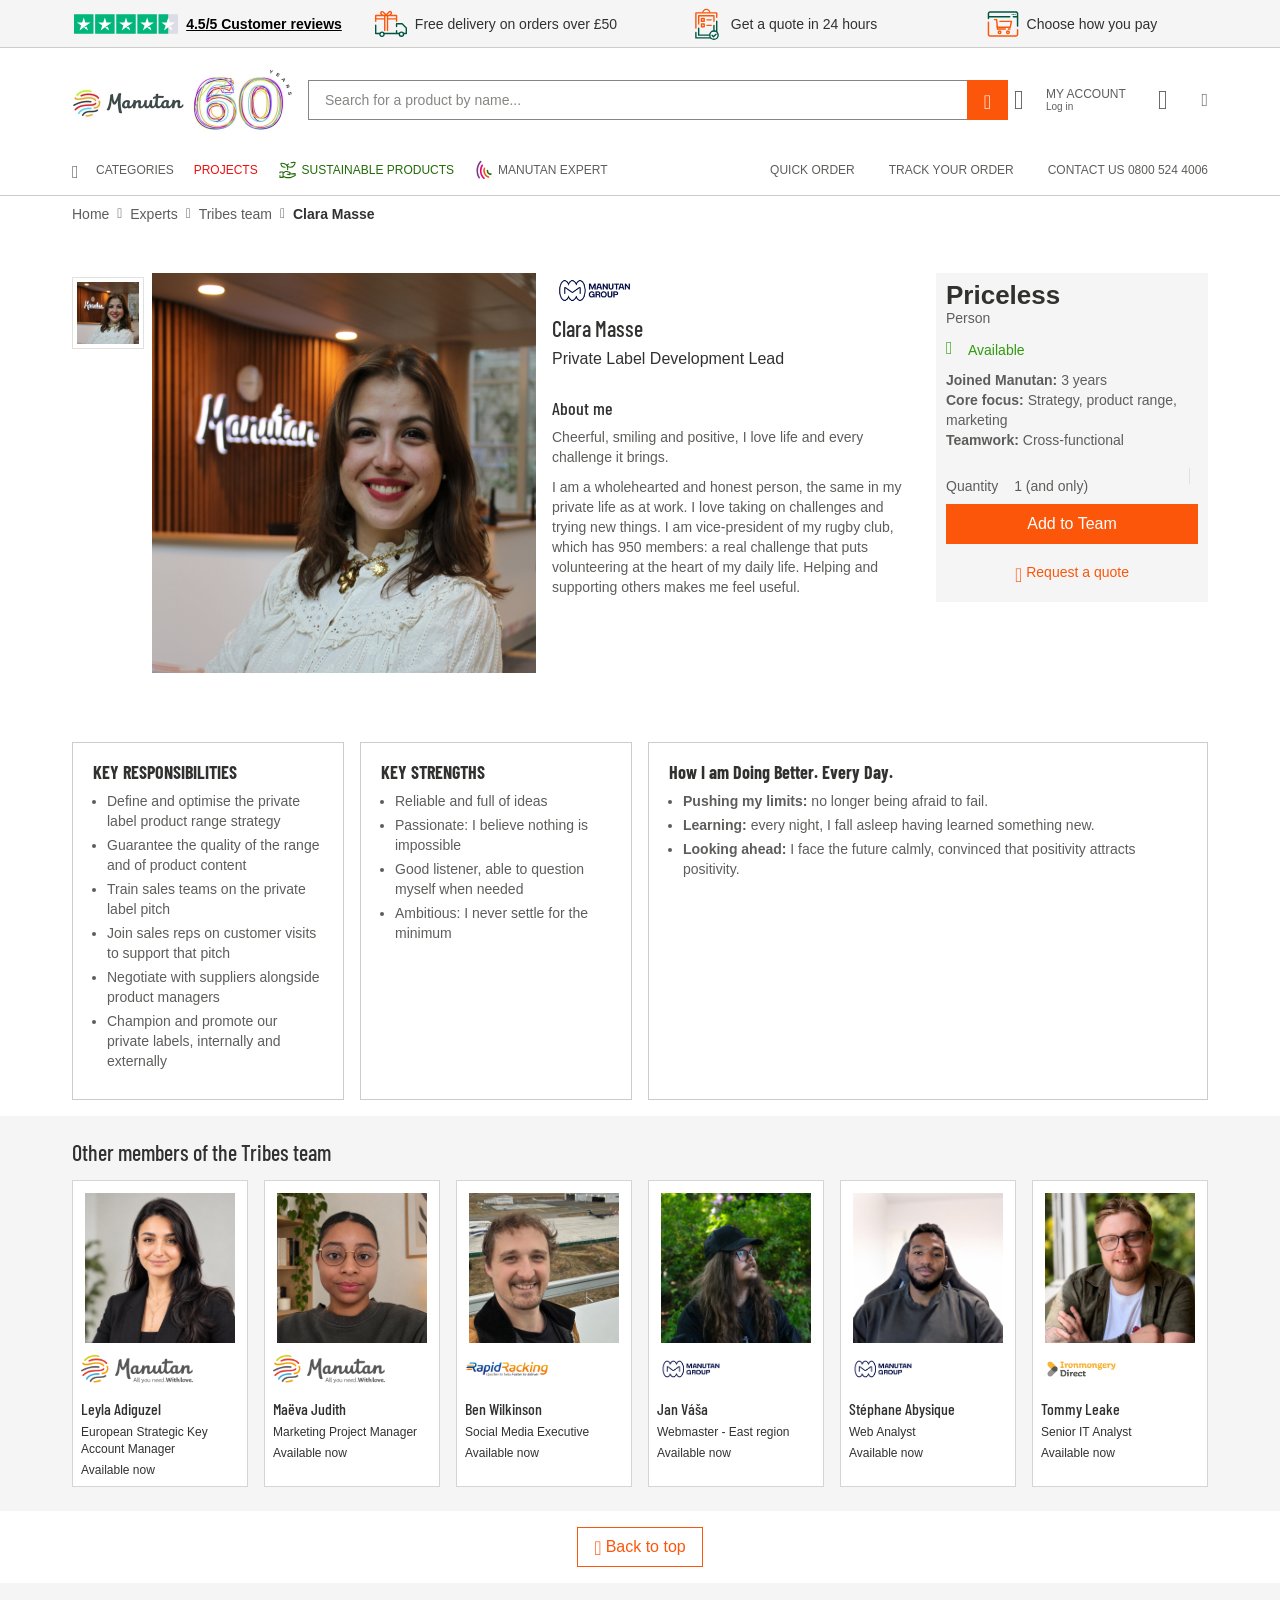
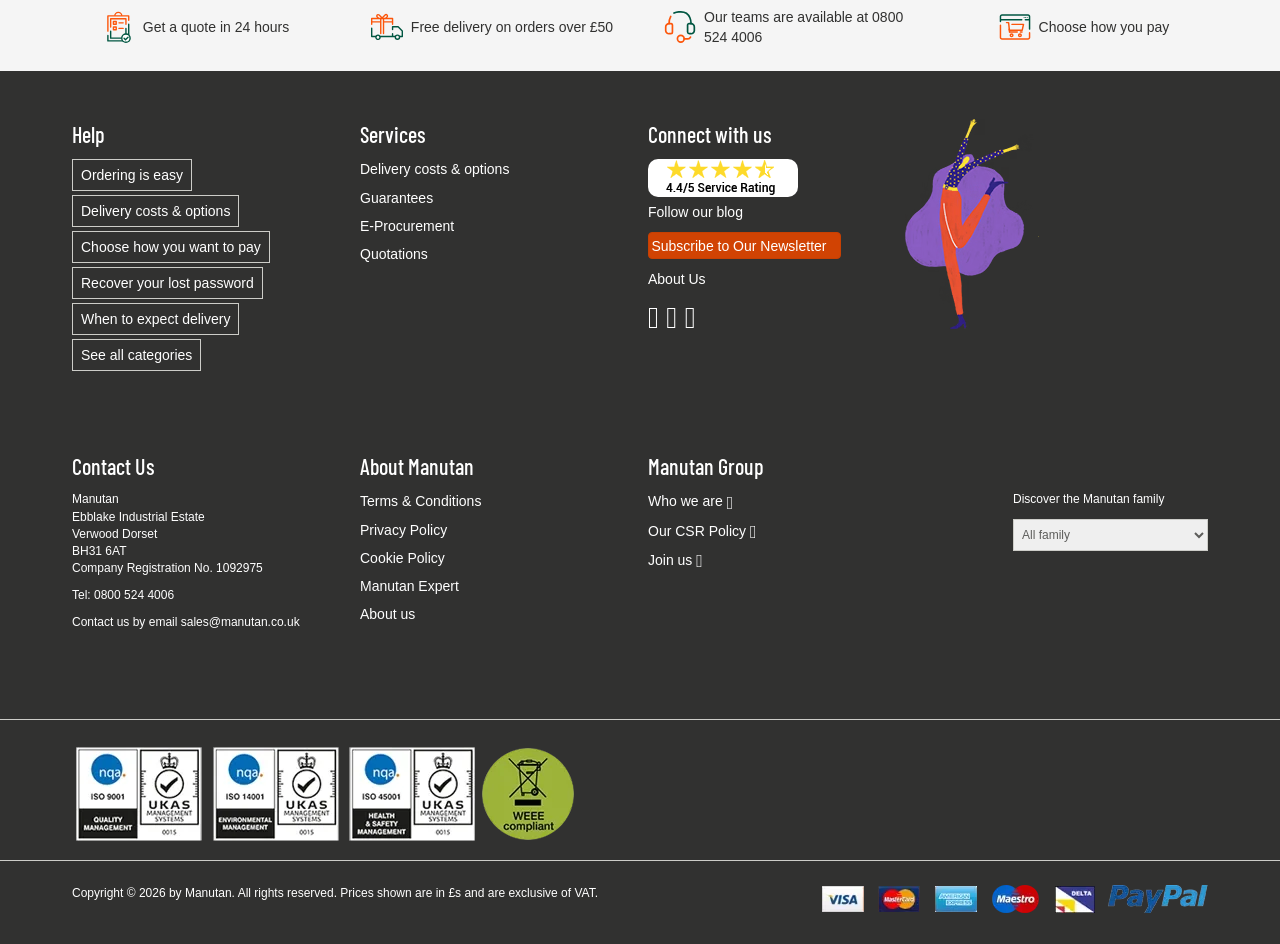
<file: clara.html>
<!DOCTYPE html>
<!-- BEGIN ProductDisplay.jsp -->
<!-- Defining the variation for ABTest in the new Mig Page Design-->
<!-- We look at _gaexp cookie where experimentId and variation of the ABTest are defined -->
<html xmlns:wairole="http://www.w3.org/2005/01/wai-rdf/GUIRoleTaxonomy#" xmlns:fb="http://www.facebook.com/2008/fbml" xmlns:og="http://opengraphprotocol.org/schema/" xmlns:waistate="http://www.w3.org/2005/07/aaa" lang="en" xml:lang="en" class="dj_gecko dj_ff157 dj_contentbox"><head> <link rel="preconnect" href="https://fonts.googleapis.com"> <link rel="preconnect" href="https://fonts.gstatic.com" crossorigin> <link href="https://fonts.googleapis.com/css2?family=Roboto:wght@300;400;500;700&family=Barlow+Condensed:wght@300;400;500;700&display=swap" rel="stylesheet"> <link rel="preload" as="image" fetchpriority="high" href="person_files/8c81b980ca_7E4P.svg">
 <meta http-equiv="Content-Type" content="text/html; charset=UTF-8"> <title>Clara Masse | Tribes</title> <meta name="viewport" content=""> <meta name="description" content="Clara Masse : We've everything to keep your business running  ✓ 50,000 Products ✓Free Delivery ✓Quotes within 24hrs  ✓ Expert Product Sourcing"> <meta name="pageIdentifier" content="MIG54237700"> <meta name="pageId" content="20144223"> <meta name="pageGroup" content="Single"> <meta name="format-detection" content="telephone=no"> <link rel="canonical" href="https://www.manutan.co.uk/en/key/chair-glides-set-of-5-dynamic-accessory"> <link rel="alternate" hreflang="en-gb" href="https://www.manutan.co.uk/en/key/chair-glides-set-of-5-dynamic-accessory"> <!-- Include script files --> 
 <!-- BEGIN Common/CommonJSToInclude.jspf --><!-- BEGIN Google Tag Manager --> 
 <!--END Google Tag Manager --> 
 <!-- OneTrust Cookies Consent Notice start -->          
 
 <!-- OneTrust Cookies Consent Notice end -->   <!--Main Stylesheet for browser --> <link rel="stylesheet" href="person_files/m_base_1791792543579-1_7E4P.css" type="text/css" media="screen"> <link rel="stylesheet" href="person_files/m_base_1791792543579-2_7E4P.css" type="text/css" media="screen"> <link rel="stylesheet" href="person_files/m_lg_1791792543579_7E4P.css" type="text/css" media="screen and (max-width: 1200px)"> <link rel="stylesheet" href="person_files/m_m-more_1791792543579_7E4P.css" type="text/css" media="screen"> <link rel="stylesheet" href="person_files/m_md-less_1791792543579_7E4P.css" type="text/css" media="screen and (max-width: 1199px)"> <link rel="stylesheet" href="person_files/m_md-more_1791792543579_7E4P.css" type="text/css" media="screen and (min-width: 992px)"> <link rel="stylesheet" href="person_files/m_md_1791792543579_7E4P.css" type="text/css" media="screen and (min-width: 992px) and (max-width: 1199px)"> <link rel="stylesheet" href="person_files/m_sm-less_1791792543579_7E4P.css" type="text/css" media="screen and (max-width: 991px)"> <link rel="stylesheet" href="person_files/m_sm_1791792543579_7E4P.css" type="text/css" media="screen and (min-width: 768px) and (max-width: 991px)"> <link rel="stylesheet" href="person_files/m_xs_1791792543579_7E4P.css" type="text/css" media="screen and (max-width: 768px)"> <link rel="stylesheet" href="person_files/all-print_1791792543579_7E4P.css" type="text/css" media="print"> <!--[if lt IE 9]>  <![endif]-->    <meta name="viewport" content="width=device-width, initial-scale=1.0, user-scalable=no, maximum-scale=1.0"> <meta name="robots" content="index, follow, max-image-preview:large"> <meta name="CommerceSearch" content="storeId_11709"> <meta name="SKYPE_TOOLBAR" content="SKYPE_TOOLBAR_PARSER_COMPATIBLE"> <meta name="msvalidate.01" content="???MI386_BING_ID???"> <link rel="shortcut icon" href="https://www.manutan.co.uk/fstrz/r/s/www.manutan.co.uk/wcsstore/ManutanSAS/images/KEY/icon-favicon.ico?frz-v=25" mce_href="/wcsstore/ManutanSAS//KEY/images/KEY/icon-favicon.ico"> <link rel="apple-touch-icon-precomposed" href="https://www.manutan.co.uk/fstrz/r/s/www.manutan.co.uk/wcsstore/ManutanSAS/images/KEY/touch-icon-60px.png?frz-v=25" sizes="60x60"> <link rel="apple-touch-icon-precomposed" href="https://www.manutan.co.uk/fstrz/r/s/www.manutan.co.uk/wcsstore/ManutanSAS/images/KEY/touch-icon-72px.png?frz-v=25" sizes="72x72"> <link rel="apple-touch-icon-precomposed" href="https://www.manutan.co.uk/fstrz/r/s/www.manutan.co.uk/wcsstore/ManutanSAS/images/KEY/touch-icon-76px.png?frz-v=25" sizes="76x76"> <link rel="apple-touch-icon-precomposed" href="https://www.manutan.co.uk/fstrz/r/s/www.manutan.co.uk/wcsstore/ManutanSAS/images/KEY/touch-icon-114px.png?frz-v=25" sizes="114x114"> <link rel="apple-touch-icon-precomposed" href="https://www.manutan.co.uk/fstrz/r/s/www.manutan.co.uk/wcsstore/ManutanSAS/images/KEY/touch-icon-120px.png?frz-v=25" sizes="120x120"> <link rel="apple-touch-icon-precomposed" href="https://www.manutan.co.uk/fstrz/r/s/www.manutan.co.uk/wcsstore/ManutanSAS/images/KEY/touch-icon-144px.png?frz-v=25" sizes="144x144"> <link rel="apple-touch-icon-precomposed" href="https://www.manutan.co.uk/fstrz/r/s/www.manutan.co.uk/wcsstore/ManutanSAS/images/KEY/touch-icon-152px.png?frz-v=25" sizes="152x152"> 
 
   <!-- Widget script not merged because file location is completely different-->  <!-- BEGIN CommonStoreNLSKeys.jspf --> 
 <!-- END CommonStoreNLSKeys.jspf -->  
 
 <!-- To check whether it is an app or not --> 
  
  <!-- BEGIN RatingScript.jspf --><!-- BEGIN TrueLocaleEvaluation.jspf --> <style>
    .green-outline {
      outline: 1px solid green;
    }

    .red-outline {
      outline: 1px solid red;
    }
  </style><style id="onetrust-style">#onetrust-banner-sdk{-ms-text-size-adjust:100%;-webkit-text-size-adjust:100%}#onetrust-banner-sdk .onetrust-vendors-list-handler{cursor:pointer;color:#1f96db;font-size:inherit;font-weight:bold;text-decoration:none;margin-left:5px}#onetrust-banner-sdk .onetrust-vendors-list-handler:hover{color:#1f96db}#onetrust-banner-sdk:focus{outline:2px solid #000;outline-offset:-2px}#onetrust-banner-sdk a:focus{outline:2px solid #000}#onetrust-banner-sdk #onetrust-accept-btn-handler,#onetrust-banner-sdk #onetrust-reject-all-handler,#onetrust-banner-sdk #onetrust-pc-btn-handler{outline-offset:1px}#onetrust-banner-sdk .ot-close-icon,#onetrust-pc-sdk .ot-close-icon,#ot-sync-ntfy .ot-close-icon{background-image:url("[data-uri]");background-size:contain;background-repeat:no-repeat;background-position:center;height:12px;width:12px}#onetrust-banner-sdk .powered-by-logo,#onetrust-banner-sdk .ot-pc-footer-logo a,#onetrust-pc-sdk .powered-by-logo,#onetrust-pc-sdk .ot-pc-footer-logo a,#ot-sync-ntfy .powered-by-logo,#ot-sync-ntfy .ot-pc-footer-logo a{background-size:contain;background-repeat:no-repeat;background-position:center;height:25px;width:152px;display:block}#onetrust-banner-sdk h3 *,#onetrust-banner-sdk h4 *,#onetrust-banner-sdk h6 *,#onetrust-banner-sdk button *,#onetrust-banner-sdk a[data-parent-id] *,#onetrust-pc-sdk h3 *,#onetrust-pc-sdk h4 *,#onetrust-pc-sdk h6 *,#onetrust-pc-sdk button *,#onetrust-pc-sdk a[data-parent-id] *,#ot-sync-ntfy h3 *,#ot-sync-ntfy h4 *,#ot-sync-ntfy h6 *,#ot-sync-ntfy button *,#ot-sync-ntfy a[data-parent-id] *{font-size:inherit;font-weight:inherit;color:inherit}#onetrust-banner-sdk .ot-hide,#onetrust-pc-sdk .ot-hide,#ot-sync-ntfy .ot-hide{display:none !important}#onetrust-pc-sdk .ot-sdk-row .ot-sdk-column{padding:0}#onetrust-pc-sdk .ot-sdk-container{padding-right:0}#onetrust-pc-sdk .ot-sdk-row{flex-direction:initial;width:100%}#onetrust-pc-sdk [type="checkbox"]:checked,#onetrust-pc-sdk [type="checkbox"]:not(:checked){pointer-events:initial}#onetrust-pc-sdk [type="checkbox"]:disabled+label::before,#onetrust-pc-sdk [type="checkbox"]:disabled+label:after,#onetrust-pc-sdk [type="checkbox"]:disabled+label{pointer-events:none;opacity:0.7}#onetrust-pc-sdk #vendor-list-content{transform:translate3d(0, 0, 0)}#onetrust-pc-sdk li input[type="checkbox"]{z-index:1}#onetrust-pc-sdk li .ot-checkbox label{z-index:2}#onetrust-pc-sdk li .ot-checkbox input[type="checkbox"]{height:auto;width:auto}#onetrust-pc-sdk li .host-title a,#onetrust-pc-sdk li .ot-host-name a,#onetrust-pc-sdk li .accordion-text,#onetrust-pc-sdk li .ot-acc-txt{z-index:2;position:relative}#onetrust-pc-sdk input{margin:3px 0.1ex}#onetrust-pc-sdk .pc-logo,#onetrust-pc-sdk .ot-pc-logo{height:60px;width:180px;background-position:center;background-size:contain;background-repeat:no-repeat}#onetrust-pc-sdk .screen-reader-only,#onetrust-pc-sdk .ot-scrn-rdr,.ot-sdk-cookie-policy .screen-reader-only,.ot-sdk-cookie-policy .ot-scrn-rdr{border:0;clip:rect(0 0 0 0);height:1px;margin:-1px;overflow:hidden;padding:0;position:absolute;width:1px}#onetrust-pc-sdk.ot-fade-in,.onetrust-pc-dark-filter.ot-fade-in,#onetrust-banner-sdk.ot-fade-in{animation-name:onetrust-fade-in;animation-duration:400ms;animation-timing-function:ease-in-out}#onetrust-pc-sdk.ot-hide{display:none !important}.onetrust-pc-dark-filter.ot-hide{display:none !important}#ot-sdk-btn.ot-sdk-show-settings,#ot-sdk-btn.optanon-show-settings{color:#68b631;border:1px solid #68b631;height:auto;white-space:normal;word-wrap:break-word;padding:0.8em 2em;font-size:0.8em;line-height:1.2;cursor:pointer;-moz-transition:0.1s ease;-o-transition:0.1s ease;-webkit-transition:1s ease;transition:0.1s ease}#ot-sdk-btn.ot-sdk-show-settings:hover,#ot-sdk-btn.optanon-show-settings:hover{color:#fff;background-color:#68b631}.onetrust-pc-dark-filter{background:rgba(0,0,0,0.5);z-index:2147483646;width:100%;height:100%;overflow:hidden;position:fixed;top:0;bottom:0;left:0}@keyframes onetrust-fade-in{0%{opacity:0}100%{opacity:1}}.ot-cookie-label{text-decoration:underline}@media only screen and (min-width: 426px) and (max-width: 896px) and (orientation: landscape){#onetrust-pc-sdk p{font-size:0.75em}}#onetrust-banner-sdk .banner-option-input:focus+label{outline:1px solid #000;outline-style:auto}.category-vendors-list-handler+a:focus,.category-vendors-list-handler+a:focus-visible{outline:2px solid #000}
#onetrust-banner-sdk,#onetrust-pc-sdk,#ot-sdk-cookie-policy,#ot-sync-ntfy{font-size:16px}#onetrust-banner-sdk *,#onetrust-banner-sdk ::after,#onetrust-banner-sdk ::before,#onetrust-pc-sdk *,#onetrust-pc-sdk ::after,#onetrust-pc-sdk ::before,#ot-sdk-cookie-policy *,#ot-sdk-cookie-policy ::after,#ot-sdk-cookie-policy ::before,#ot-sync-ntfy *,#ot-sync-ntfy ::after,#ot-sync-ntfy ::before{-webkit-box-sizing:content-box;-moz-box-sizing:content-box;box-sizing:content-box}#onetrust-banner-sdk div,#onetrust-banner-sdk span,#onetrust-banner-sdk h1,#onetrust-banner-sdk h2,#onetrust-banner-sdk h3,#onetrust-banner-sdk h4,#onetrust-banner-sdk h5,#onetrust-banner-sdk h6,#onetrust-banner-sdk p,#onetrust-banner-sdk img,#onetrust-banner-sdk svg,#onetrust-banner-sdk button,#onetrust-banner-sdk section,#onetrust-banner-sdk a,#onetrust-banner-sdk label,#onetrust-banner-sdk input,#onetrust-banner-sdk ul,#onetrust-banner-sdk li,#onetrust-banner-sdk nav,#onetrust-banner-sdk table,#onetrust-banner-sdk thead,#onetrust-banner-sdk tr,#onetrust-banner-sdk td,#onetrust-banner-sdk tbody,#onetrust-banner-sdk .ot-main-content,#onetrust-banner-sdk .ot-toggle,#onetrust-banner-sdk #ot-content,#onetrust-banner-sdk #ot-pc-content,#onetrust-banner-sdk .checkbox,#onetrust-pc-sdk div,#onetrust-pc-sdk span,#onetrust-pc-sdk h1,#onetrust-pc-sdk h2,#onetrust-pc-sdk h3,#onetrust-pc-sdk h4,#onetrust-pc-sdk h5,#onetrust-pc-sdk h6,#onetrust-pc-sdk p,#onetrust-pc-sdk img,#onetrust-pc-sdk svg,#onetrust-pc-sdk button,#onetrust-pc-sdk section,#onetrust-pc-sdk a,#onetrust-pc-sdk label,#onetrust-pc-sdk input,#onetrust-pc-sdk ul,#onetrust-pc-sdk li,#onetrust-pc-sdk nav,#onetrust-pc-sdk table,#onetrust-pc-sdk thead,#onetrust-pc-sdk tr,#onetrust-pc-sdk td,#onetrust-pc-sdk tbody,#onetrust-pc-sdk .ot-main-content,#onetrust-pc-sdk .ot-toggle,#onetrust-pc-sdk #ot-content,#onetrust-pc-sdk #ot-pc-content,#onetrust-pc-sdk .checkbox,#ot-sdk-cookie-policy div,#ot-sdk-cookie-policy span,#ot-sdk-cookie-policy h1,#ot-sdk-cookie-policy h2,#ot-sdk-cookie-policy h3,#ot-sdk-cookie-policy h4,#ot-sdk-cookie-policy h5,#ot-sdk-cookie-policy h6,#ot-sdk-cookie-policy p,#ot-sdk-cookie-policy img,#ot-sdk-cookie-policy svg,#ot-sdk-cookie-policy button,#ot-sdk-cookie-policy section,#ot-sdk-cookie-policy a,#ot-sdk-cookie-policy label,#ot-sdk-cookie-policy input,#ot-sdk-cookie-policy ul,#ot-sdk-cookie-policy li,#ot-sdk-cookie-policy nav,#ot-sdk-cookie-policy table,#ot-sdk-cookie-policy thead,#ot-sdk-cookie-policy tr,#ot-sdk-cookie-policy td,#ot-sdk-cookie-policy tbody,#ot-sdk-cookie-policy .ot-main-content,#ot-sdk-cookie-policy .ot-toggle,#ot-sdk-cookie-policy #ot-content,#ot-sdk-cookie-policy #ot-pc-content,#ot-sdk-cookie-policy .checkbox,#ot-sync-ntfy div,#ot-sync-ntfy span,#ot-sync-ntfy h1,#ot-sync-ntfy h2,#ot-sync-ntfy h3,#ot-sync-ntfy h4,#ot-sync-ntfy h5,#ot-sync-ntfy h6,#ot-sync-ntfy p,#ot-sync-ntfy img,#ot-sync-ntfy svg,#ot-sync-ntfy button,#ot-sync-ntfy section,#ot-sync-ntfy a,#ot-sync-ntfy label,#ot-sync-ntfy input,#ot-sync-ntfy ul,#ot-sync-ntfy li,#ot-sync-ntfy nav,#ot-sync-ntfy table,#ot-sync-ntfy thead,#ot-sync-ntfy tr,#ot-sync-ntfy td,#ot-sync-ntfy tbody,#ot-sync-ntfy .ot-main-content,#ot-sync-ntfy .ot-toggle,#ot-sync-ntfy #ot-content,#ot-sync-ntfy #ot-pc-content,#ot-sync-ntfy .checkbox{font-family:inherit;font-weight:normal;-webkit-font-smoothing:auto;letter-spacing:normal;line-height:normal;padding:0;margin:0;height:auto;min-height:0;max-height:none;width:auto;min-width:0;max-width:none;border-radius:0;border:none;clear:none;float:none;position:static;bottom:auto;left:auto;right:auto;top:auto;text-align:left;text-decoration:none;text-indent:0;text-shadow:none;text-transform:none;white-space:normal;background:none;overflow:visible;vertical-align:baseline;visibility:visible;z-index:auto;box-shadow:none}#onetrust-banner-sdk label:before,#onetrust-banner-sdk label:after,#onetrust-banner-sdk .checkbox:after,#onetrust-banner-sdk .checkbox:before,#onetrust-pc-sdk label:before,#onetrust-pc-sdk label:after,#onetrust-pc-sdk .checkbox:after,#onetrust-pc-sdk .checkbox:before,#ot-sdk-cookie-policy label:before,#ot-sdk-cookie-policy label:after,#ot-sdk-cookie-policy .checkbox:after,#ot-sdk-cookie-policy .checkbox:before,#ot-sync-ntfy label:before,#ot-sync-ntfy label:after,#ot-sync-ntfy .checkbox:after,#ot-sync-ntfy .checkbox:before{content:"";content:none}
#onetrust-banner-sdk .ot-sdk-container,#onetrust-pc-sdk .ot-sdk-container,#ot-sdk-cookie-policy .ot-sdk-container{position:relative;width:100%;max-width:100%;margin:0 auto;padding:0 20px;box-sizing:border-box}#onetrust-banner-sdk .ot-sdk-column,#onetrust-banner-sdk .ot-sdk-columns,#onetrust-pc-sdk .ot-sdk-column,#onetrust-pc-sdk .ot-sdk-columns,#ot-sdk-cookie-policy .ot-sdk-column,#ot-sdk-cookie-policy .ot-sdk-columns{width:100%;float:left;box-sizing:border-box;padding:0;display:initial}@media (min-width: 400px){#onetrust-banner-sdk .ot-sdk-container,#onetrust-pc-sdk .ot-sdk-container,#ot-sdk-cookie-policy .ot-sdk-container{width:90%;padding:0}}@media (min-width: 550px){#onetrust-banner-sdk .ot-sdk-container,#onetrust-pc-sdk .ot-sdk-container,#ot-sdk-cookie-policy .ot-sdk-container{width:100%}#onetrust-banner-sdk .ot-sdk-column,#onetrust-banner-sdk .ot-sdk-columns,#onetrust-pc-sdk .ot-sdk-column,#onetrust-pc-sdk .ot-sdk-columns,#ot-sdk-cookie-policy .ot-sdk-column,#ot-sdk-cookie-policy .ot-sdk-columns{margin-left:4%}#onetrust-banner-sdk .ot-sdk-column:first-child,#onetrust-banner-sdk .ot-sdk-columns:first-child,#onetrust-pc-sdk .ot-sdk-column:first-child,#onetrust-pc-sdk .ot-sdk-columns:first-child,#ot-sdk-cookie-policy .ot-sdk-column:first-child,#ot-sdk-cookie-policy .ot-sdk-columns:first-child{margin-left:0}#onetrust-banner-sdk .ot-sdk-two.ot-sdk-columns,#onetrust-pc-sdk .ot-sdk-two.ot-sdk-columns,#ot-sdk-cookie-policy .ot-sdk-two.ot-sdk-columns{width:13.3333333333%}#onetrust-banner-sdk .ot-sdk-three.ot-sdk-columns,#onetrust-pc-sdk .ot-sdk-three.ot-sdk-columns,#ot-sdk-cookie-policy .ot-sdk-three.ot-sdk-columns{width:22%}#onetrust-banner-sdk .ot-sdk-four.ot-sdk-columns,#onetrust-pc-sdk .ot-sdk-four.ot-sdk-columns,#ot-sdk-cookie-policy .ot-sdk-four.ot-sdk-columns{width:30.6666666667%}#onetrust-banner-sdk .ot-sdk-eight.ot-sdk-columns,#onetrust-pc-sdk .ot-sdk-eight.ot-sdk-columns,#ot-sdk-cookie-policy .ot-sdk-eight.ot-sdk-columns{width:65.3333333333%}#onetrust-banner-sdk .ot-sdk-nine.ot-sdk-columns,#onetrust-pc-sdk .ot-sdk-nine.ot-sdk-columns,#ot-sdk-cookie-policy .ot-sdk-nine.ot-sdk-columns{width:74%}#onetrust-banner-sdk .ot-sdk-ten.ot-sdk-columns,#onetrust-pc-sdk .ot-sdk-ten.ot-sdk-columns,#ot-sdk-cookie-policy .ot-sdk-ten.ot-sdk-columns{width:82.6666666667%}#onetrust-banner-sdk .ot-sdk-eleven.ot-sdk-columns,#onetrust-pc-sdk .ot-sdk-eleven.ot-sdk-columns,#ot-sdk-cookie-policy .ot-sdk-eleven.ot-sdk-columns{width:91.3333333333%}#onetrust-banner-sdk .ot-sdk-twelve.ot-sdk-columns,#onetrust-pc-sdk .ot-sdk-twelve.ot-sdk-columns,#ot-sdk-cookie-policy .ot-sdk-twelve.ot-sdk-columns{width:100%;margin-left:0}}#onetrust-banner-sdk h1,#onetrust-banner-sdk h2,#onetrust-banner-sdk h3,#onetrust-banner-sdk h4,#onetrust-banner-sdk h5,#onetrust-banner-sdk h6,#onetrust-pc-sdk h1,#onetrust-pc-sdk h2,#onetrust-pc-sdk h3,#onetrust-pc-sdk h4,#onetrust-pc-sdk h5,#onetrust-pc-sdk h6,#ot-sdk-cookie-policy h1,#ot-sdk-cookie-policy h2,#ot-sdk-cookie-policy h3,#ot-sdk-cookie-policy h4,#ot-sdk-cookie-policy h5,#ot-sdk-cookie-policy h6{margin-top:0;font-weight:600;font-family:inherit}#onetrust-banner-sdk h1,#onetrust-pc-sdk h1,#ot-sdk-cookie-policy h1{font-size:1.5rem;line-height:1.2}#onetrust-banner-sdk h2,#onetrust-pc-sdk h2,#ot-sdk-cookie-policy h2{font-size:1.5rem;line-height:1.25}#onetrust-banner-sdk h3,#onetrust-pc-sdk h3,#ot-sdk-cookie-policy h3{font-size:1.5rem;line-height:1.3}#onetrust-banner-sdk h4,#onetrust-pc-sdk h4,#ot-sdk-cookie-policy h4{font-size:1.5rem;line-height:1.35}#onetrust-banner-sdk h5,#onetrust-pc-sdk h5,#ot-sdk-cookie-policy h5{font-size:1.5rem;line-height:1.5}#onetrust-banner-sdk h6,#onetrust-pc-sdk h6,#ot-sdk-cookie-policy h6{font-size:1.5rem;line-height:1.6}@media (min-width: 550px){#onetrust-banner-sdk h1,#onetrust-pc-sdk h1,#ot-sdk-cookie-policy h1{font-size:1.5rem}#onetrust-banner-sdk h2,#onetrust-pc-sdk h2,#ot-sdk-cookie-policy h2{font-size:1.5rem}#onetrust-banner-sdk h3,#onetrust-pc-sdk h3,#ot-sdk-cookie-policy h3{font-size:1.5rem}#onetrust-banner-sdk h4,#onetrust-pc-sdk h4,#ot-sdk-cookie-policy h4{font-size:1.5rem}#onetrust-banner-sdk h5,#onetrust-pc-sdk h5,#ot-sdk-cookie-policy h5{font-size:1.5rem}#onetrust-banner-sdk h6,#onetrust-pc-sdk h6,#ot-sdk-cookie-policy h6{font-size:1.5rem}}#onetrust-banner-sdk p,#onetrust-pc-sdk p,#ot-sdk-cookie-policy p{margin:0 0 1em 0;font-family:inherit;line-height:normal}#onetrust-banner-sdk a,#onetrust-pc-sdk a,#ot-sdk-cookie-policy a{color:#565656;text-decoration:underline}#onetrust-banner-sdk a:hover,#onetrust-pc-sdk a:hover,#ot-sdk-cookie-policy a:hover{color:#565656;text-decoration:none}#onetrust-banner-sdk .ot-sdk-button,#onetrust-banner-sdk button,#onetrust-pc-sdk .ot-sdk-button,#onetrust-pc-sdk button,#ot-sdk-cookie-policy .ot-sdk-button,#ot-sdk-cookie-policy button{margin-bottom:1rem;font-family:inherit}#onetrust-banner-sdk .ot-sdk-button,#onetrust-banner-sdk button,#onetrust-pc-sdk .ot-sdk-button,#onetrust-pc-sdk button,#ot-sdk-cookie-policy .ot-sdk-button,#ot-sdk-cookie-policy button{display:inline-block;height:38px;padding:0 30px;color:#555;text-align:center;font-size:0.9em;font-weight:400;line-height:38px;letter-spacing:0.01em;text-decoration:none;white-space:nowrap;background-color:transparent;border-radius:2px;border:1px solid #bbb;cursor:pointer;box-sizing:border-box}#onetrust-banner-sdk .ot-sdk-button:hover,#onetrust-banner-sdk :not(.ot-leg-btn-container)>button:hover,#onetrust-banner-sdk :not(.ot-leg-btn-container)>button:focus,#onetrust-pc-sdk .ot-sdk-button:hover,#onetrust-pc-sdk :not(.ot-leg-btn-container)>button:hover,#onetrust-pc-sdk :not(.ot-leg-btn-container)>button:focus,#ot-sdk-cookie-policy .ot-sdk-button:hover,#ot-sdk-cookie-policy :not(.ot-leg-btn-container)>button:hover,#ot-sdk-cookie-policy :not(.ot-leg-btn-container)>button:focus{color:#333;border-color:#888;opacity:0.7}#onetrust-banner-sdk .ot-sdk-button:focus,#onetrust-banner-sdk :not(.ot-leg-btn-container)>button:focus,#onetrust-pc-sdk .ot-sdk-button:focus,#onetrust-pc-sdk :not(.ot-leg-btn-container)>button:focus,#ot-sdk-cookie-policy .ot-sdk-button:focus,#ot-sdk-cookie-policy :not(.ot-leg-btn-container)>button:focus{outline:2px solid #000}#onetrust-banner-sdk .ot-sdk-button.ot-sdk-button-primary,#onetrust-banner-sdk button.ot-sdk-button-primary,#onetrust-banner-sdk input[type="submit"].ot-sdk-button-primary,#onetrust-banner-sdk input[type="reset"].ot-sdk-button-primary,#onetrust-banner-sdk input[type="button"].ot-sdk-button-primary,#onetrust-pc-sdk .ot-sdk-button.ot-sdk-button-primary,#onetrust-pc-sdk button.ot-sdk-button-primary,#onetrust-pc-sdk input[type="submit"].ot-sdk-button-primary,#onetrust-pc-sdk input[type="reset"].ot-sdk-button-primary,#onetrust-pc-sdk input[type="button"].ot-sdk-button-primary,#ot-sdk-cookie-policy .ot-sdk-button.ot-sdk-button-primary,#ot-sdk-cookie-policy button.ot-sdk-button-primary,#ot-sdk-cookie-policy input[type="submit"].ot-sdk-button-primary,#ot-sdk-cookie-policy input[type="reset"].ot-sdk-button-primary,#ot-sdk-cookie-policy input[type="button"].ot-sdk-button-primary{color:#fff;background-color:#33c3f0;border-color:#33c3f0}#onetrust-banner-sdk .ot-sdk-button.ot-sdk-button-primary:hover,#onetrust-banner-sdk button.ot-sdk-button-primary:hover,#onetrust-banner-sdk input[type="submit"].ot-sdk-button-primary:hover,#onetrust-banner-sdk input[type="reset"].ot-sdk-button-primary:hover,#onetrust-banner-sdk input[type="button"].ot-sdk-button-primary:hover,#onetrust-banner-sdk .ot-sdk-button.ot-sdk-button-primary:focus,#onetrust-banner-sdk button.ot-sdk-button-primary:focus,#onetrust-banner-sdk input[type="submit"].ot-sdk-button-primary:focus,#onetrust-banner-sdk input[type="reset"].ot-sdk-button-primary:focus,#onetrust-banner-sdk input[type="button"].ot-sdk-button-primary:focus,#onetrust-pc-sdk .ot-sdk-button.ot-sdk-button-primary:hover,#onetrust-pc-sdk button.ot-sdk-button-primary:hover,#onetrust-pc-sdk input[type="submit"].ot-sdk-button-primary:hover,#onetrust-pc-sdk input[type="reset"].ot-sdk-button-primary:hover,#onetrust-pc-sdk input[type="button"].ot-sdk-button-primary:hover,#onetrust-pc-sdk .ot-sdk-button.ot-sdk-button-primary:focus,#onetrust-pc-sdk button.ot-sdk-button-primary:focus,#onetrust-pc-sdk input[type="submit"].ot-sdk-button-primary:focus,#onetrust-pc-sdk input[type="reset"].ot-sdk-button-primary:focus,#onetrust-pc-sdk input[type="button"].ot-sdk-button-primary:focus,#ot-sdk-cookie-policy .ot-sdk-button.ot-sdk-button-primary:hover,#ot-sdk-cookie-policy button.ot-sdk-button-primary:hover,#ot-sdk-cookie-policy input[type="submit"].ot-sdk-button-primary:hover,#ot-sdk-cookie-policy input[type="reset"].ot-sdk-button-primary:hover,#ot-sdk-cookie-policy input[type="button"].ot-sdk-button-primary:hover,#ot-sdk-cookie-policy .ot-sdk-button.ot-sdk-button-primary:focus,#ot-sdk-cookie-policy button.ot-sdk-button-primary:focus,#ot-sdk-cookie-policy input[type="submit"].ot-sdk-button-primary:focus,#ot-sdk-cookie-policy input[type="reset"].ot-sdk-button-primary:focus,#ot-sdk-cookie-policy input[type="button"].ot-sdk-button-primary:focus{color:#fff;background-color:#1eaedb;border-color:#1eaedb}#onetrust-banner-sdk input[type="text"],#onetrust-pc-sdk input[type="text"],#ot-sdk-cookie-policy input[type="text"]{height:38px;padding:6px 10px;background-color:#fff;border:1px solid #d1d1d1;border-radius:4px;box-shadow:none;box-sizing:border-box}#onetrust-banner-sdk input[type="text"],#onetrust-pc-sdk input[type="text"],#ot-sdk-cookie-policy input[type="text"]{-webkit-appearance:none;-moz-appearance:none;appearance:none}#onetrust-banner-sdk input[type="text"]:focus,#onetrust-pc-sdk input[type="text"]:focus,#ot-sdk-cookie-policy input[type="text"]:focus{border:1px solid #000;outline:0}#onetrust-banner-sdk label,#onetrust-pc-sdk label,#ot-sdk-cookie-policy label{display:block;margin-bottom:0.5rem;font-weight:600}#onetrust-banner-sdk input[type="checkbox"],#onetrust-pc-sdk input[type="checkbox"],#ot-sdk-cookie-policy input[type="checkbox"]{display:inline}#onetrust-banner-sdk ul,#onetrust-pc-sdk ul,#ot-sdk-cookie-policy ul{list-style:circle inside}#onetrust-banner-sdk ul,#onetrust-pc-sdk ul,#ot-sdk-cookie-policy ul{padding-left:0;margin-top:0}#onetrust-banner-sdk ul ul,#onetrust-pc-sdk ul ul,#ot-sdk-cookie-policy ul ul{margin:1.5rem 0 1.5rem 3rem;font-size:90%}#onetrust-banner-sdk li,#onetrust-pc-sdk li,#ot-sdk-cookie-policy li{margin-bottom:1rem}#onetrust-banner-sdk th,#onetrust-banner-sdk td,#onetrust-pc-sdk th,#onetrust-pc-sdk td,#ot-sdk-cookie-policy th,#ot-sdk-cookie-policy td{padding:12px 15px;text-align:left;border-bottom:1px solid #e1e1e1}#onetrust-banner-sdk button,#onetrust-pc-sdk button,#ot-sdk-cookie-policy button{margin-bottom:1rem;font-family:inherit}#onetrust-banner-sdk .ot-sdk-container:after,#onetrust-banner-sdk .ot-sdk-row:after,#onetrust-pc-sdk .ot-sdk-container:after,#onetrust-pc-sdk .ot-sdk-row:after,#ot-sdk-cookie-policy .ot-sdk-container:after,#ot-sdk-cookie-policy .ot-sdk-row:after{content:"";display:table;clear:both}#onetrust-banner-sdk .ot-sdk-row,#onetrust-pc-sdk .ot-sdk-row,#ot-sdk-cookie-policy .ot-sdk-row{margin:0;max-width:none;display:block}
#onetrust-banner-sdk{box-shadow:0 0 18px rgba(0,0,0,.2)}#onetrust-banner-sdk.otCenterRounded{z-index:2147483645;top:10%;position:fixed;right:0;background-color:#fff;width:60%;max-width:650px;border-radius:2.5px;left:1em;margin:0 auto;font-size:14px;max-height:90%;overflow-x:hidden;overflow-y:auto}#onetrust-banner-sdk.otRelFont{font-size:.875rem}#onetrust-banner-sdk::-webkit-scrollbar{width:11px}#onetrust-banner-sdk::-webkit-scrollbar-thumb{border-radius:10px;background:#c1c1c1}#onetrust-banner-sdk{scrollbar-arrow-color:#c1c1c1;scrollbar-darkshadow-color:#c1c1c1;scrollbar-face-color:#c1c1c1;scrollbar-shadow-color:#c1c1c1}#onetrust-banner-sdk h3,#onetrust-banner-sdk p{color:dimgray}#onetrust-banner-sdk #onetrust-policy{margin-top:40px}#onetrust-banner-sdk #onetrust-policy-title{float:left;text-align:left;font-size:1em;line-height:1.4;margin-bottom:0;padding:0 0 10px 30px;width:calc(100% - 90px)}#onetrust-banner-sdk #onetrust-policy-text,#onetrust-banner-sdk .ot-b-addl-desc,#onetrust-banner-sdk .ot-gv-list-handler{clear:both;float:left;margin:0 30px 10px 30px;font-size:.813em;line-height:1.5}#onetrust-banner-sdk #onetrust-policy-text *,#onetrust-banner-sdk .ot-b-addl-desc *,#onetrust-banner-sdk .ot-gv-list-handler *{line-height:inherit;font-size:inherit;margin:0}#onetrust-banner-sdk .ot-gv-list-handler{padding:0;border:0;height:auto;width:auto}#onetrust-banner-sdk .ot-b-addl-desc{display:block}#onetrust-banner-sdk #onetrust-button-group-parent{padding:15px 30px;text-align:center}#onetrust-banner-sdk #onetrust-button-group-parent:not(.has-reject-all-button) #onetrust-button-group{text-align:right}#onetrust-banner-sdk #onetrust-button-group{text-align:center;display:inline-block;width:100%}#onetrust-banner-sdk #onetrust-reject-all-handler,#onetrust-banner-sdk #onetrust-pc-btn-handler{margin-right:1em}#onetrust-banner-sdk #onetrust-pc-btn-handler{border:1px solid #6cc04a;max-width:45%}#onetrust-banner-sdk .banner-actions-container{float:right;width:50%}#onetrust-banner-sdk #onetrust-pc-btn-handler.cookie-setting-link{background-color:#fff;border:none;color:#6cc04a;text-decoration:underline;padding-left:0;padding-right:0}#onetrust-banner-sdk #onetrust-accept-btn-handler,#onetrust-banner-sdk #onetrust-reject-all-handler,#onetrust-banner-sdk #onetrust-pc-btn-handler{background-color:#6cc04a;color:#fff;border-color:#6cc04a;min-width:135px;padding:12px 10px;letter-spacing:.05em;line-height:1.4;font-size:.813em;font-weight:600;height:auto;white-space:normal;word-break:break-word;word-wrap:break-word}#onetrust-banner-sdk .has-reject-all-button #onetrust-pc-btn-handler{float:left;max-width:calc(40% - 18px)}#onetrust-banner-sdk .has-reject-all-button #onetrust-pc-btn-handler.cookie-setting-link{text-align:left;margin-right:0}#onetrust-banner-sdk .has-reject-all-button .banner-actions-container{max-width:60%;width:auto}#onetrust-banner-sdk .ot-close-icon{width:44px;height:44px;background-size:12px;margin:-18px -18px 0 0;border:none;display:inline-block;padding:0}#onetrust-banner-sdk #onetrust-close-btn-container{position:absolute;right:24px;top:20px}#onetrust-banner-sdk .banner_logo{display:none}#onetrust-banner-sdk #banner-options{float:left;padding:0 30px;width:calc(100% - 90px)}#onetrust-banner-sdk .banner-option{margin-bottom:10px}#onetrust-banner-sdk .banner-option-input{cursor:pointer;width:auto;height:auto;border:none;padding:0;padding-right:3px;margin:0 0 6px;font-size:.82em;line-height:1.4}#onetrust-banner-sdk .banner-option-input *{pointer-events:none;font-size:inherit;line-height:inherit}#onetrust-banner-sdk .banner-option-input[aria-expanded=true] .ot-arrow-container{transform:rotate(90deg)}#onetrust-banner-sdk .banner-option-input[aria-expanded=true]~.banner-option-details{height:auto;display:block}#onetrust-banner-sdk .banner-option-header{cursor:pointer;display:inline-block}#onetrust-banner-sdk .banner-option-header :first-child{color:dimgray;font-weight:bold;float:left}#onetrust-banner-sdk .ot-arrow-container,#onetrust-banner-sdk .banner-option-details{transition:all 300ms ease-in 0s;-webkit-transition:all 300ms ease-in 0s;-moz-transition:all 300ms ease-in 0s;-o-transition:all 300ms ease-in 0s}#onetrust-banner-sdk .ot-arrow-container{display:inline-block;border-top:6px solid transparent;border-bottom:6px solid transparent;border-left:6px solid dimgray;margin-left:10px;vertical-align:middle}#onetrust-banner-sdk .banner-option-details{display:none;font-size:.83em;line-height:1.5;height:0px;padding:10px 10px 5px 10px}#onetrust-banner-sdk .banner-option-details *{font-size:inherit;line-height:inherit;color:dimgray}#onetrust-banner-sdk .ot-dpd-container{float:left;margin:0 30px 10px 30px}#onetrust-banner-sdk .ot-dpd-title{font-weight:bold;padding-bottom:10px}#onetrust-banner-sdk .ot-dpd-title{font-size:1em;line-height:1.4}#onetrust-banner-sdk .ot-dpd-desc{font-size:.813em;line-height:1.5;margin-bottom:0}#onetrust-banner-sdk .ot-dpd-desc *{margin:0}#onetrust-banner-sdk .onetrust-vendors-list-handler{display:block;margin-left:0px;margin-top:5px;padding:0;margin-bottom:0;border:0;line-height:normal;height:auto;width:auto}#onetrust-banner-sdk :not(.ot-dpd-desc)>.ot-b-addl-desc{float:left;margin:0 30px 10px 30px}#onetrust-banner-sdk .ot-dpd-desc>.ot-b-addl-desc{margin-top:10px;margin-bottom:10px;font-size:1em;line-height:1.5;float:none}#onetrust-banner-sdk #onetrust-policy-text a{font-weight:bold;margin-left:5px}#onetrust-banner-sdk.ot-close-btn-link #onetrust-close-btn-container{top:15px;transform:none;right:15px}#onetrust-banner-sdk.ot-close-btn-link #onetrust-close-btn-container button{padding:0;white-space:pre-wrap;border:none;height:auto;line-height:1.5;text-decoration:underline;font-size:.75em}#onetrust-banner-sdk.ot-close-btn-link.ot-wo-title #onetrust-group-container{margin-top:20px}@media only screen and (max-width: 425px){#onetrust-banner-sdk #onetrust-accept-btn-handler,#onetrust-banner-sdk #onetrust-reject-all-handler,#onetrust-banner-sdk #onetrust-pc-btn-handler{width:100%;margin-bottom:10px}#onetrust-banner-sdk #onetrust-pc-btn-handler,#onetrust-banner-sdk #onetrust-reject-all-handler{margin-right:0}#onetrust-banner-sdk .has-reject-all-button #onetrust-pc-btn-handler.cookie-setting-link{text-align:center}#onetrust-banner-sdk .banner-actions-container,#onetrust-banner-sdk #onetrust-pc-btn-handler{width:100%;max-width:none}#onetrust-banner-sdk.otCenterRounded{left:0;width:95%;top:50%;transform:translateY(-50%);-webkit-transform:translateY(-50%)}}@media only screen and (max-width: 600px){#onetrust-banner-sdk .ot-sdk-container{width:auto;padding:0}#onetrust-banner-sdk #onetrust-policy-title{padding:0 22px 10px 22px}#onetrust-banner-sdk #onetrust-policy-text,#onetrust-banner-sdk :not(.ot-dpd-desc)>.ot-b-addl-desc,#onetrust-banner-sdk .ot-dpd-container{margin:0 22px 10px 22px;width:calc(100% - 44px)}#onetrust-banner-sdk #onetrust-button-group-parent{padding:15px 22px}#onetrust-banner-sdk #banner-options{padding:0 22px;width:calc(100% - 44px)}#onetrust-banner-sdk .banner-option{margin-bottom:6px}#onetrust-banner-sdk .has-reject-all-button #onetrust-pc-btn-handler{float:none;max-width:100%}#onetrust-banner-sdk .has-reject-all-button .banner-actions-container{width:100%;text-align:center;max-width:100%}#onetrust-banner-sdk.ot-close-btn-link #onetrust-group-container{margin-top:20px}}@media only screen and (min-width: 426px)and (max-width: 896px){#onetrust-banner-sdk.otCenterRounded{left:0;top:15%;transform:translateY(-13%);-webkit-transform:translateY(-13%);max-width:600px;width:95%}}
        #onetrust-consent-sdk #onetrust-banner-sdk {background-color: #FFFFFF;}
            #onetrust-consent-sdk #onetrust-policy-title,
                    #onetrust-consent-sdk #onetrust-policy-text,
                    #onetrust-consent-sdk .ot-b-addl-desc,
                    #onetrust-consent-sdk .ot-dpd-desc,
                    #onetrust-consent-sdk .ot-dpd-title,
                    #onetrust-consent-sdk #onetrust-policy-text *:not(.onetrust-vendors-list-handler),
                    #onetrust-consent-sdk .ot-dpd-desc *:not(.onetrust-vendors-list-handler),
                    #onetrust-consent-sdk #onetrust-banner-sdk #banner-options *,
                    #onetrust-banner-sdk .ot-cat-header {
                        color: #575754;
                    }
            #onetrust-consent-sdk #onetrust-banner-sdk .banner-option-details {
                    background-color: #E9E9E9;}
             #onetrust-consent-sdk #onetrust-banner-sdk a[href],
                    #onetrust-consent-sdk #onetrust-banner-sdk a[href] font,
                    #onetrust-consent-sdk #onetrust-banner-sdk .ot-link-btn
                        {
                            color: #fc560b;
                        }#onetrust-consent-sdk #onetrust-accept-btn-handler,
                         #onetrust-banner-sdk #onetrust-reject-all-handler {
                            background-color: #fc560b;border-color: #fc560b;
                color: #FFFFFF;
            }
            #onetrust-consent-sdk #onetrust-banner-sdk *:focus,
            #onetrust-consent-sdk #onetrust-banner-sdk:focus {
               outline-color: #000000;
               outline-width: 1px;
            }
            #onetrust-consent-sdk #onetrust-pc-btn-handler,
            #onetrust-consent-sdk #onetrust-pc-btn-handler.cookie-setting-link {
                color: #fc560b; border-color: #fc560b;
                background-color: 
                #FFFFFF;
            }#onetrust-banner-sdk.ot-close-btn-link .banner-close-button {color: #696969}/*hide reject all button at bottom*/
#onetrust-consent-sdk #onetrust-banner-sdk .ot-sdk-container .ot-sdk-row #onetrust-button-group-parent #onetrust-button-group .banner-actions-container #onetrust-reject-all-handler{
    display:none;
} 
/*get borders back on CTAs*/
#onetrust-consent-sdk #onetrust-banner-sdk .ot-sdk-container .ot-sdk-row #onetrust-button-group-parent #onetrust-button-group .banner-actions-container #onetrust-accept-btn-handler{
    border:1px solid;
}
/*move continue without accepting button to right*/
#onetrust-consent-sdk #onetrust-banner-sdk #onetrust-reject-all-handler{
    float:right;
    top:0px;
    margin:0px;
}
#onetrust-consent-sdk #onetrust-banner-sdk .ot-sdk-container .ot-sdk-row #onetrust-group-container #onetrust-policy{
    margin-top:5px;
    font-size:10px !important;
}
@media only screen and (max-width: 600px){
    #onetrust-consent-sdk #onetrust-banner-sdk #onetrust-reject-all-handler{
        text-align:right;
        max-width:fit-content;
		font-size: 10px !important;
    }
}

#onetrust-policy-text p { margin:0 0 8px 0; font-size:13px !important;}

#onetrust-policy-text ul { margin:0 0 4px 0; padding:0; list-style:none;  font-size:13px !important;}

#onetrust-policy-text li { position:relative; display:block; margin:0 0 4px 0; padding:0 0 0 16px; font-size:13px !important; }

#onetrust-policy-text li:after { display:block; height:8px; width:8px; border-radius:50%; background-color:#868683; position:absolute; left:0; top:4px !important; content:'';  font-size:10px !important; }

#onetrust-policy-text a { color:#FC560B; text-decoration:underline; outline:none;}

#onetrust-policy-text a:hover { color:#dc4603; }

#onetrust-banner-sdk #onetrust-policy #onetrust-reject-all-handler { background-color:transparent  !important; border:none; box-shadow:none; color:#575754  !important; text-decoration:none; border-color:#FFF !important; font-size: 10px !important;}

#onetrust-banner-sdk #onetrust-button-group #onetrust-accept-btn-handler { font-size: 12px !important;}

#onetrust-banner-sdk #onetrust-button-group #onetrust-pc-btn-handler { font-size: 12px !important;}

#js-trigger-partners { color:#dc4603;}

#onetrust-reject-all-handler:hover { color:#dc4603; }

#onetrust-policy #ot-gv-link-ctnr #ot-link-btn ot-gv-list-handler { font-size: 10px !important;}

#onetrust-group-container #onetrust-policy #onetrust-policy-text {font-size:10px !important}

#onetrust-consent-sdk #onetrust-policy {background-image:url('https://www.manutan.co.uk/wcsstore/ManutanSAS/StaticContent/group/images/logo/manutan-desktop.png');background-size: 100px;background-repeat: no-repeat;padding: 8em 1em 1em !important;background-position: center;margin-top:10px;}#onetrust-pc-sdk.otPcCenter{overflow:hidden;position:fixed;margin:0 auto;top:5%;right:0;left:0;width:40%;max-width:575px;min-width:575px;border-radius:2.5px;z-index:2147483647;background-color:#fff;-webkit-box-shadow:0px 2px 10px -3px #999;-moz-box-shadow:0px 2px 10px -3px #999;box-shadow:0px 2px 10px -3px #999}#onetrust-pc-sdk.otPcCenter[dir=rtl]{right:0;left:0}#onetrust-pc-sdk.otRelFont{font-size:1rem}#onetrust-pc-sdk #ot-addtl-venlst .ot-arw-cntr,#onetrust-pc-sdk #ot-addtl-venlst .ot-plus-minus,#onetrust-pc-sdk .ot-hide-tgl{visibility:hidden}#onetrust-pc-sdk #ot-addtl-venlst .ot-arw-cntr *,#onetrust-pc-sdk #ot-addtl-venlst .ot-plus-minus *,#onetrust-pc-sdk .ot-hide-tgl *{visibility:hidden}#onetrust-pc-sdk #ot-gn-venlst .ot-ven-item .ot-acc-hdr{min-height:40px}#onetrust-pc-sdk .ot-pc-header{height:39px;padding:10px 0 10px 30px;border-bottom:1px solid #e9e9e9}#onetrust-pc-sdk #ot-pc-title,#onetrust-pc-sdk #ot-category-title,#onetrust-pc-sdk .ot-cat-header,#onetrust-pc-sdk #ot-lst-title,#onetrust-pc-sdk .ot-ven-hdr .ot-ven-name,#onetrust-pc-sdk .ot-always-active{font-weight:bold;color:dimgray}#onetrust-pc-sdk .ot-cat-header{float:left;font-weight:600;font-size:.875em;line-height:1.5;max-width:90%;vertical-align:middle}#onetrust-pc-sdk .ot-always-active-group .ot-cat-header{width:55%;font-weight:700}#onetrust-pc-sdk .ot-cat-item p{clear:both;float:left;margin-top:10px;margin-bottom:5px;line-height:1.5;font-size:.812em;color:dimgray}#onetrust-pc-sdk .ot-close-icon{height:44px;width:44px;background-size:10px}#onetrust-pc-sdk #ot-pc-title{float:left;font-size:1em;line-height:1.5;margin-bottom:10px;margin-top:10px;width:100%}#onetrust-pc-sdk #accept-recommended-btn-handler{margin-right:10px;margin-bottom:25px;outline-offset:-1px}#onetrust-pc-sdk #ot-pc-desc{clear:both;width:100%;font-size:.812em;line-height:1.5;margin-bottom:25px}#onetrust-pc-sdk #ot-pc-desc a{margin-left:5px}#onetrust-pc-sdk #ot-pc-desc *{font-size:inherit;line-height:inherit}#onetrust-pc-sdk #ot-pc-desc ul li{padding:10px 0px}#onetrust-pc-sdk a{color:#656565;cursor:pointer}#onetrust-pc-sdk a:hover{color:#3860be}#onetrust-pc-sdk label{margin-bottom:0}#onetrust-pc-sdk #vdr-lst-dsc{font-size:.812em;line-height:1.5;padding:10px 15px 5px 15px}#onetrust-pc-sdk button{max-width:394px;padding:12px 30px;line-height:1;word-break:break-word;word-wrap:break-word;white-space:normal;font-weight:bold;height:auto}#onetrust-pc-sdk .ot-link-btn{padding:0;margin-bottom:0;border:0;font-weight:normal;line-height:normal;width:auto;height:auto}#onetrust-pc-sdk #ot-pc-content{position:absolute;overflow-y:scroll;padding-left:0px;padding-right:30px;top:60px;bottom:110px;margin:1px 3px 0 30px;width:calc(100% - 63px)}#onetrust-pc-sdk .ot-cat-grp .ot-always-active{float:right;clear:none;color:#3860be;margin:0;font-size:.813em;line-height:1.3}#onetrust-pc-sdk .ot-pc-scrollbar::-webkit-scrollbar-track{margin-right:20px}#onetrust-pc-sdk .ot-pc-scrollbar::-webkit-scrollbar{width:11px}#onetrust-pc-sdk .ot-pc-scrollbar::-webkit-scrollbar-thumb{border-radius:10px;background:#d8d8d8}#onetrust-pc-sdk input[type=checkbox]:focus+.ot-acc-hdr{outline:#000 1px solid}#onetrust-pc-sdk .ot-pc-scrollbar{scrollbar-arrow-color:#d8d8d8;scrollbar-darkshadow-color:#d8d8d8;scrollbar-face-color:#d8d8d8;scrollbar-shadow-color:#d8d8d8}#onetrust-pc-sdk .save-preference-btn-handler{margin-right:20px}#onetrust-pc-sdk .ot-pc-refuse-all-handler{margin-right:10px}#onetrust-pc-sdk #ot-pc-desc .privacy-notice-link{margin-left:0;margin-right:8px}#onetrust-pc-sdk .ot-subgrp-cntr{display:inline-block;clear:both;width:100%;padding-top:15px}#onetrust-pc-sdk .ot-switch+.ot-subgrp-cntr{padding-top:10px}#onetrust-pc-sdk ul.ot-subgrps{margin:0;font-size:initial}#onetrust-pc-sdk ul.ot-subgrps li p,#onetrust-pc-sdk ul.ot-subgrps li h5{font-size:.813em;line-height:1.4;color:dimgray}#onetrust-pc-sdk ul.ot-subgrps .ot-switch{min-height:auto}#onetrust-pc-sdk ul.ot-subgrps .ot-switch-nob{top:0}#onetrust-pc-sdk ul.ot-subgrps .ot-acc-hdr{display:inline-block;width:100%}#onetrust-pc-sdk ul.ot-subgrps .ot-acc-txt{margin:0}#onetrust-pc-sdk ul.ot-subgrps li{padding:0;border:none}#onetrust-pc-sdk ul.ot-subgrps li h5{position:relative;top:5px;font-weight:bold;margin-bottom:0;float:left}#onetrust-pc-sdk li.ot-subgrp{margin-left:20px;overflow:auto}#onetrust-pc-sdk li.ot-subgrp>h5{width:calc(100% - 100px)}#onetrust-pc-sdk .ot-cat-item p>ul,#onetrust-pc-sdk li.ot-subgrp p>ul{margin:0px;list-style:disc;margin-left:15px;font-size:inherit}#onetrust-pc-sdk .ot-cat-item p>ul li,#onetrust-pc-sdk li.ot-subgrp p>ul li{font-size:inherit;padding-top:10px;padding-left:0px;padding-right:0px;border:none}#onetrust-pc-sdk .ot-cat-item p>ul li:last-child,#onetrust-pc-sdk li.ot-subgrp p>ul li:last-child{padding-bottom:10px}#onetrust-pc-sdk .ot-pc-logo{height:40px;width:120px;display:inline-block}#onetrust-pc-sdk .ot-pc-footer{position:absolute;bottom:0px;width:100%;max-height:160px;border-top:1px solid #d8d8d8}#onetrust-pc-sdk.ot-ftr-stacked .ot-pc-refuse-all-handler{margin-bottom:0px}#onetrust-pc-sdk.ot-ftr-stacked #ot-pc-content{bottom:160px}#onetrust-pc-sdk.ot-ftr-stacked .ot-pc-footer button{width:100%;max-width:none}#onetrust-pc-sdk.ot-ftr-stacked .ot-btn-container{margin:0 30px;width:calc(100% - 60px);padding-right:0}#onetrust-pc-sdk .ot-pc-footer-logo{height:30px;width:100%;text-align:right;background:#f4f4f4}#onetrust-pc-sdk .ot-pc-footer-logo a{display:inline-block;margin-top:5px;margin-right:10px}#onetrust-pc-sdk[dir=rtl] .ot-pc-footer-logo{direction:rtl}#onetrust-pc-sdk[dir=rtl] .ot-pc-footer-logo a{margin-right:25px}#onetrust-pc-sdk .ot-tgl{float:right;position:relative;z-index:1}#onetrust-pc-sdk .ot-tgl input:checked+.ot-switch .ot-switch-nob{background-color:#cddcf2;border:1px solid #3860be}#onetrust-pc-sdk .ot-tgl input:checked+.ot-switch .ot-switch-nob:before{-webkit-transform:translateX(20px);-ms-transform:translateX(20px);transform:translateX(20px);background-color:#3860be;border-color:#3860be}#onetrust-pc-sdk .ot-tgl input:focus+.ot-switch{outline:#000 solid 1px}#onetrust-pc-sdk .ot-switch{position:relative;display:inline-block;width:45px;height:25px}#onetrust-pc-sdk .ot-switch-nob{position:absolute;cursor:pointer;top:0;left:0;right:0;bottom:0;background-color:#f2f1f1;border:1px solid #ddd;transition:all .2s ease-in 0s;-moz-transition:all .2s ease-in 0s;-o-transition:all .2s ease-in 0s;-webkit-transition:all .2s ease-in 0s;border-radius:20px}#onetrust-pc-sdk .ot-switch-nob:before{position:absolute;content:"";height:21px;width:21px;bottom:1px;background-color:#7d7d7d;-webkit-transition:.4s;transition:.4s;border-radius:20px}#onetrust-pc-sdk .ot-chkbox input:checked~label::before{background-color:#3860be}#onetrust-pc-sdk .ot-chkbox input+label::after{content:none;color:#fff}#onetrust-pc-sdk .ot-chkbox input:checked+label::after{content:""}#onetrust-pc-sdk .ot-chkbox input:focus+label::before{outline-style:solid;outline-width:2px;outline-style:auto}#onetrust-pc-sdk .ot-chkbox label{position:relative;display:inline-block;padding-left:30px;cursor:pointer;font-weight:500}#onetrust-pc-sdk .ot-chkbox label::before,#onetrust-pc-sdk .ot-chkbox label::after{position:absolute;content:"";display:inline-block;border-radius:3px}#onetrust-pc-sdk .ot-chkbox label::before{height:18px;width:18px;border:1px solid #3860be;left:0px;top:auto}#onetrust-pc-sdk .ot-chkbox label::after{height:5px;width:9px;border-left:3px solid;border-bottom:3px solid;transform:rotate(-45deg);-o-transform:rotate(-45deg);-ms-transform:rotate(-45deg);-webkit-transform:rotate(-45deg);left:4px;top:5px}#onetrust-pc-sdk .ot-label-txt{display:none}#onetrust-pc-sdk .ot-chkbox input,#onetrust-pc-sdk .ot-tgl input{position:absolute;opacity:0;width:0;height:0}#onetrust-pc-sdk .ot-arw-cntr{float:right;position:relative;pointer-events:none}#onetrust-pc-sdk .ot-arw-cntr .ot-arw{width:16px;height:16px;margin-left:5px;color:dimgray;display:inline-block;vertical-align:middle;-webkit-transition:all 150ms ease-in 0s;-moz-transition:all 150ms ease-in 0s;-o-transition:all 150ms ease-in 0s;transition:all 150ms ease-in 0s}#onetrust-pc-sdk input:checked~.ot-acc-hdr .ot-arw,#onetrust-pc-sdk button[aria-expanded=true]~.ot-acc-hdr .ot-arw-cntr svg{transform:rotate(90deg);-o-transform:rotate(90deg);-ms-transform:rotate(90deg);-webkit-transform:rotate(90deg)}#onetrust-pc-sdk input[type=checkbox]:focus+.ot-acc-hdr{outline:#000 1px solid}#onetrust-pc-sdk .ot-tgl-cntr,#onetrust-pc-sdk .ot-arw-cntr{display:inline-block}#onetrust-pc-sdk .ot-tgl-cntr{width:45px;float:right;margin-top:2px}#onetrust-pc-sdk #ot-lst-cnt .ot-tgl-cntr{margin-top:10px}#onetrust-pc-sdk .ot-always-active-subgroup{width:auto;padding-left:0px !important;top:3px;position:relative}#onetrust-pc-sdk .ot-label-status{padding-left:5px;font-size:.75em;display:none}#onetrust-pc-sdk .ot-arw-cntr{margin-top:-1px}#onetrust-pc-sdk .ot-arw-cntr svg{-webkit-transition:all 300ms ease-in 0s;-moz-transition:all 300ms ease-in 0s;-o-transition:all 300ms ease-in 0s;transition:all 300ms ease-in 0s;height:10px;width:10px}#onetrust-pc-sdk input:checked~.ot-acc-hdr .ot-arw{transform:rotate(90deg);-o-transform:rotate(90deg);-ms-transform:rotate(90deg);-webkit-transform:rotate(90deg)}#onetrust-pc-sdk .ot-arw{width:10px;margin-left:15px;transition:all 300ms ease-in 0s;-webkit-transition:all 300ms ease-in 0s;-moz-transition:all 300ms ease-in 0s;-o-transition:all 300ms ease-in 0s}#onetrust-pc-sdk .ot-vlst-cntr{margin-bottom:0}#onetrust-pc-sdk .ot-hlst-cntr{margin-top:5px;display:inline-block;width:100%}#onetrust-pc-sdk .category-vendors-list-handler,#onetrust-pc-sdk .category-vendors-list-handler+a,#onetrust-pc-sdk .category-host-list-handler{clear:both;color:#3860be;margin-left:0;font-size:.813em;text-decoration:none;float:left;overflow:hidden}#onetrust-pc-sdk .category-vendors-list-handler:hover,#onetrust-pc-sdk .category-vendors-list-handler+a:hover,#onetrust-pc-sdk .category-host-list-handler:hover{color:#1883fd}#onetrust-pc-sdk .category-vendors-list-handler+a{clear:none}#onetrust-pc-sdk .category-vendors-list-handler+a::after{content:"";height:15px;width:15px;background-repeat:no-repeat;margin-left:5px;float:right;background-image:url("data:image/svg+xml,%3Csvg xmlns='http://www.w3.org/2000/svg' viewBox='0 0 511.626 511.627'%3E%3Cg fill='%231276CE'%3E%3Cpath d='M392.857 292.354h-18.274c-2.669 0-4.859.855-6.563 2.573-1.718 1.708-2.573 3.897-2.573 6.563v91.361c0 12.563-4.47 23.315-13.415 32.262-8.945 8.945-19.701 13.414-32.264 13.414H82.224c-12.562 0-23.317-4.469-32.264-13.414-8.945-8.946-13.417-19.698-13.417-32.262V155.31c0-12.562 4.471-23.313 13.417-32.259 8.947-8.947 19.702-13.418 32.264-13.418h200.994c2.669 0 4.859-.859 6.57-2.57 1.711-1.713 2.566-3.9 2.566-6.567V82.221c0-2.662-.855-4.853-2.566-6.563-1.711-1.713-3.901-2.568-6.57-2.568H82.224c-22.648 0-42.016 8.042-58.102 24.125C8.042 113.297 0 132.665 0 155.313v237.542c0 22.647 8.042 42.018 24.123 58.095 16.086 16.084 35.454 24.13 58.102 24.13h237.543c22.647 0 42.017-8.046 58.101-24.13 16.085-16.077 24.127-35.447 24.127-58.095v-91.358c0-2.669-.856-4.859-2.574-6.57-1.713-1.718-3.903-2.573-6.565-2.573z'/%3E%3Cpath d='M506.199 41.971c-3.617-3.617-7.905-5.424-12.85-5.424H347.171c-4.948 0-9.233 1.807-12.847 5.424-3.617 3.615-5.428 7.898-5.428 12.847s1.811 9.233 5.428 12.85l50.247 50.248-186.147 186.151c-1.906 1.903-2.856 4.093-2.856 6.563 0 2.479.953 4.668 2.856 6.571l32.548 32.544c1.903 1.903 4.093 2.852 6.567 2.852s4.665-.948 6.567-2.852l186.148-186.148 50.251 50.248c3.614 3.617 7.898 5.426 12.847 5.426s9.233-1.809 12.851-5.426c3.617-3.616 5.424-7.898 5.424-12.847V54.818c-.001-4.952-1.814-9.232-5.428-12.847z'/%3E%3C/g%3E%3C/svg%3E")}#onetrust-pc-sdk .back-btn-handler{font-size:1em;text-decoration:none}#onetrust-pc-sdk .back-btn-handler:hover{opacity:.6}#onetrust-pc-sdk #ot-lst-title h3{display:inline-block;word-break:break-word;word-wrap:break-word;margin-bottom:0;color:#656565;font-size:1em;font-weight:bold;margin-left:15px}#onetrust-pc-sdk #ot-lst-title{margin:10px 0 10px 0px;font-size:1em;text-align:left}#onetrust-pc-sdk #ot-pc-hdr{margin:0 0 0 30px;height:auto;width:auto}#onetrust-pc-sdk #ot-pc-hdr input::placeholder{color:#d4d4d4;font-style:italic}#onetrust-pc-sdk #vendor-search-handler{height:31px;width:100%;border-radius:50px;font-size:.8em;padding-right:35px;padding-left:15px;float:left;margin-left:15px}#onetrust-pc-sdk .ot-ven-name{display:block;width:auto;padding-right:5px}#onetrust-pc-sdk #ot-lst-cnt{overflow-y:auto;margin-left:20px;margin-right:7px;width:calc(100% - 27px);max-height:calc(100% - 80px);height:100%;transform:translate3d(0, 0, 0)}#onetrust-pc-sdk #ot-pc-lst{width:100%;bottom:100px;position:absolute;top:60px}#onetrust-pc-sdk #ot-pc-lst:not(.ot-enbl-chr) .ot-tgl-cntr .ot-arw-cntr,#onetrust-pc-sdk #ot-pc-lst:not(.ot-enbl-chr) .ot-tgl-cntr .ot-arw-cntr *{visibility:hidden}#onetrust-pc-sdk #ot-pc-lst .ot-tgl-cntr{right:12px;position:absolute}#onetrust-pc-sdk #ot-pc-lst .ot-arw-cntr{float:right;position:relative}#onetrust-pc-sdk #ot-pc-lst .ot-arw{margin-left:10px}#onetrust-pc-sdk #ot-pc-lst .ot-acc-hdr{overflow:hidden;cursor:pointer}#onetrust-pc-sdk .ot-vlst-cntr{overflow:hidden}#onetrust-pc-sdk #ot-sel-blk{overflow:hidden;width:100%;position:sticky;position:-webkit-sticky;top:0;z-index:3}#onetrust-pc-sdk #ot-back-arw{height:12px;width:12px}#onetrust-pc-sdk .ot-lst-subhdr{width:100%;display:inline-block}#onetrust-pc-sdk .ot-search-cntr{float:left;width:78%;position:relative}#onetrust-pc-sdk .ot-search-cntr>svg{width:30px;height:30px;position:absolute;float:left;right:-15px}#onetrust-pc-sdk .ot-fltr-cntr{float:right;right:50px;position:relative}#onetrust-pc-sdk #filter-btn-handler{background-color:#3860be;border-radius:17px;display:inline-block;position:relative;width:32px;height:32px;-moz-transition:.1s ease;-o-transition:.1s ease;-webkit-transition:1s ease;transition:.1s ease;padding:0;margin:0}#onetrust-pc-sdk #filter-btn-handler:hover{background-color:#3860be}#onetrust-pc-sdk #filter-btn-handler svg{width:12px;height:12px;margin:3px 10px 0 10px;display:block;position:static;right:auto;top:auto}#onetrust-pc-sdk .ot-ven-link{color:#3860be;text-decoration:none;font-weight:100;display:inline-block;padding-top:10px;transform:translate(0, 1%);-o-transform:translate(0, 1%);-ms-transform:translate(0, 1%);-webkit-transform:translate(0, 1%);position:relative;z-index:2}#onetrust-pc-sdk .ot-ven-link *{font-size:inherit}#onetrust-pc-sdk .ot-ven-link:hover{text-decoration:underline}#onetrust-pc-sdk .ot-ven-hdr{width:calc(100% - 160px);height:auto;float:left;word-break:break-word;word-wrap:break-word;vertical-align:middle;padding-bottom:3px}#onetrust-pc-sdk .ot-ven-link{letter-spacing:.03em;font-size:.75em;font-weight:400}#onetrust-pc-sdk .ot-ven-dets{border-radius:2px;background-color:#f8f8f8}#onetrust-pc-sdk .ot-ven-dets li:first-child p:first-child{border-top:none}#onetrust-pc-sdk .ot-ven-dets .ot-ven-disc:not(:first-child){border-top:1px solid #e9e9e9}#onetrust-pc-sdk .ot-ven-dets .ot-ven-disc:nth-child(n+3) p{display:inline-block}#onetrust-pc-sdk .ot-ven-dets .ot-ven-disc:nth-child(n+3) p:nth-of-type(odd){width:30%}#onetrust-pc-sdk .ot-ven-dets .ot-ven-disc:nth-child(n+3) p:nth-of-type(even){width:50%;word-break:break-word;word-wrap:break-word}#onetrust-pc-sdk .ot-ven-dets .ot-ven-disc p,#onetrust-pc-sdk .ot-ven-dets .ot-ven-disc h4{padding-top:5px;padding-bottom:5px;display:block}#onetrust-pc-sdk .ot-ven-dets .ot-ven-disc h4{display:inline-block}#onetrust-pc-sdk .ot-ven-dets p,#onetrust-pc-sdk .ot-ven-dets h4,#onetrust-pc-sdk .ot-ven-dets span{font-size:.69em;text-align:left;vertical-align:middle;word-break:break-word;word-wrap:break-word;margin:0;padding-bottom:10px;padding-left:15px;color:#2e3644}#onetrust-pc-sdk .ot-ven-dets h4{padding-top:5px}#onetrust-pc-sdk .ot-ven-dets span{color:dimgray;padding:0;vertical-align:baseline}#onetrust-pc-sdk .ot-ven-dets .ot-ven-pur h4{border-top:1px solid #e9e9e9;border-bottom:1px solid #e9e9e9;padding-bottom:5px;margin-bottom:5px;font-weight:bold}#onetrust-pc-sdk #ot-host-lst .ot-sel-all{float:right;position:relative;margin-right:42px;top:10px}#onetrust-pc-sdk #ot-host-lst .ot-sel-all input[type=checkbox]{width:auto;height:auto}#onetrust-pc-sdk #ot-host-lst .ot-sel-all label{height:20px;width:20px;padding-left:0px}#onetrust-pc-sdk #ot-host-lst .ot-acc-txt{overflow:hidden;width:95%}#onetrust-pc-sdk .ot-host-hdr{position:relative;z-index:1;pointer-events:none;width:calc(100% - 125px);float:left}#onetrust-pc-sdk .ot-host-name,#onetrust-pc-sdk .ot-host-desc{display:inline-block;width:90%}#onetrust-pc-sdk .ot-host-name{pointer-events:none}#onetrust-pc-sdk .ot-host-hdr>a{text-decoration:underline;font-size:.82em;position:relative;z-index:2;float:left;margin-bottom:5px;pointer-events:initial}#onetrust-pc-sdk .ot-host-name+a{margin-top:5px}#onetrust-pc-sdk .ot-host-name,#onetrust-pc-sdk .ot-host-name a,#onetrust-pc-sdk .ot-host-desc,#onetrust-pc-sdk .ot-host-info{color:dimgray;word-break:break-word;word-wrap:break-word}#onetrust-pc-sdk .ot-host-name,#onetrust-pc-sdk .ot-host-name a{font-weight:bold;font-size:.82em;line-height:1.3}#onetrust-pc-sdk .ot-host-name a{font-size:1em}#onetrust-pc-sdk .ot-host-expand{margin-top:3px;margin-bottom:3px;clear:both;display:block;color:#3860be;font-size:.72em;font-weight:normal}#onetrust-pc-sdk .ot-host-expand *{font-size:inherit}#onetrust-pc-sdk .ot-host-desc,#onetrust-pc-sdk .ot-host-info{font-size:.688em;line-height:1.4;font-weight:normal}#onetrust-pc-sdk .ot-host-desc{margin-top:10px}#onetrust-pc-sdk .ot-host-opt{margin:0;font-size:inherit;display:inline-block;width:100%}#onetrust-pc-sdk .ot-host-opt li>div div{font-size:.8em;padding:5px 0}#onetrust-pc-sdk .ot-host-opt li>div div:nth-child(1){width:30%;float:left}#onetrust-pc-sdk .ot-host-opt li>div div:nth-child(2){width:70%;float:left;word-break:break-word;word-wrap:break-word}#onetrust-pc-sdk .ot-host-info{border:none;display:inline-block;width:calc(100% - 10px);padding:10px;margin-bottom:10px;background-color:#f8f8f8}#onetrust-pc-sdk .ot-host-info>div{overflow:auto}#onetrust-pc-sdk #no-results{text-align:center;margin-top:30px}#onetrust-pc-sdk #no-results p{font-size:1em;color:#2e3644;word-break:break-word;word-wrap:break-word}#onetrust-pc-sdk #no-results p span{font-weight:bold}#onetrust-pc-sdk #ot-fltr-modal{width:100%;height:auto;display:none;-moz-transition:.2s ease;-o-transition:.2s ease;-webkit-transition:2s ease;transition:.2s ease;overflow:hidden;opacity:1;right:0}#onetrust-pc-sdk #ot-fltr-modal .ot-label-txt{display:inline-block;font-size:.85em;color:dimgray}#onetrust-pc-sdk #ot-fltr-cnt{z-index:2147483646;background-color:#fff;position:absolute;height:90%;max-height:300px;width:325px;left:210px;margin-top:10px;margin-bottom:20px;padding-right:10px;border-radius:3px;-webkit-box-shadow:0px 0px 12px 2px #c7c5c7;-moz-box-shadow:0px 0px 12px 2px #c7c5c7;box-shadow:0px 0px 12px 2px #c7c5c7}#onetrust-pc-sdk .ot-fltr-scrlcnt{overflow-y:auto;overflow-x:hidden;clear:both;max-height:calc(100% - 60px)}#onetrust-pc-sdk #ot-anchor{border:12px solid transparent;display:none;position:absolute;z-index:2147483647;right:55px;top:75px;transform:rotate(45deg);-o-transform:rotate(45deg);-ms-transform:rotate(45deg);-webkit-transform:rotate(45deg);background-color:#fff;-webkit-box-shadow:-3px -3px 5px -2px #c7c5c7;-moz-box-shadow:-3px -3px 5px -2px #c7c5c7;box-shadow:-3px -3px 5px -2px #c7c5c7}#onetrust-pc-sdk .ot-fltr-btns{margin-left:15px}#onetrust-pc-sdk #filter-apply-handler{margin-right:15px}#onetrust-pc-sdk .ot-fltr-opt{margin-bottom:25px;margin-left:15px;width:75%;position:relative}#onetrust-pc-sdk .ot-fltr-opt p{display:inline-block;margin:0;font-size:.9em;color:#2e3644}#onetrust-pc-sdk .ot-chkbox label span{font-size:.85em;color:dimgray}#onetrust-pc-sdk .ot-chkbox input[type=checkbox]+label::after{content:none;color:#fff}#onetrust-pc-sdk .ot-chkbox input[type=checkbox]:checked+label::after{content:""}#onetrust-pc-sdk .ot-chkbox input[type=checkbox]:focus+label::before{outline-style:solid;outline-width:2px;outline-style:auto}#onetrust-pc-sdk #ot-selall-vencntr,#onetrust-pc-sdk #ot-selall-adtlvencntr,#onetrust-pc-sdk #ot-selall-hostcntr,#onetrust-pc-sdk #ot-selall-licntr,#onetrust-pc-sdk #ot-selall-gnvencntr{right:15px;position:relative;width:20px;height:20px;float:right}#onetrust-pc-sdk #ot-selall-vencntr label,#onetrust-pc-sdk #ot-selall-adtlvencntr label,#onetrust-pc-sdk #ot-selall-hostcntr label,#onetrust-pc-sdk #ot-selall-licntr label,#onetrust-pc-sdk #ot-selall-gnvencntr label{float:left;padding-left:0}#onetrust-pc-sdk #ot-ven-lst:first-child{border-top:1px solid #e2e2e2}#onetrust-pc-sdk ul{list-style:none;padding:0}#onetrust-pc-sdk ul li{position:relative;margin:0;padding:15px 15px 15px 10px;border-bottom:1px solid #e2e2e2}#onetrust-pc-sdk ul li h3{font-size:.75em;color:#656565;margin:0;display:inline-block;width:70%;height:auto;word-break:break-word;word-wrap:break-word}#onetrust-pc-sdk ul li p{margin:0;font-size:.7em}#onetrust-pc-sdk ul li input[type=checkbox]{position:absolute;cursor:pointer;width:100%;height:100%;opacity:0;margin:0;top:0;left:0}#onetrust-pc-sdk .ot-cat-item>button:focus,#onetrust-pc-sdk .ot-acc-cntr>button:focus,#onetrust-pc-sdk li>button:focus{outline:#000 solid 2px}#onetrust-pc-sdk .ot-cat-item>button,#onetrust-pc-sdk .ot-acc-cntr>button,#onetrust-pc-sdk li>button{position:absolute;cursor:pointer;width:100%;height:100%;margin:0;top:0;left:0;z-index:1;max-width:none;border:none}#onetrust-pc-sdk .ot-cat-item>button[aria-expanded=false]~.ot-acc-txt,#onetrust-pc-sdk .ot-acc-cntr>button[aria-expanded=false]~.ot-acc-txt,#onetrust-pc-sdk li>button[aria-expanded=false]~.ot-acc-txt{margin-top:0;max-height:0;opacity:0;overflow:hidden;width:100%;transition:.25s ease-out;display:none}#onetrust-pc-sdk .ot-cat-item>button[aria-expanded=true]~.ot-acc-txt,#onetrust-pc-sdk .ot-acc-cntr>button[aria-expanded=true]~.ot-acc-txt,#onetrust-pc-sdk li>button[aria-expanded=true]~.ot-acc-txt{transition:.1s ease-in;margin-top:10px;width:100%;overflow:auto;display:block}#onetrust-pc-sdk .ot-cat-item>button[aria-expanded=true]~.ot-acc-grpcntr,#onetrust-pc-sdk .ot-acc-cntr>button[aria-expanded=true]~.ot-acc-grpcntr,#onetrust-pc-sdk li>button[aria-expanded=true]~.ot-acc-grpcntr{width:auto;margin-top:0px;padding-bottom:10px}#onetrust-pc-sdk .ot-host-item>button:focus,#onetrust-pc-sdk .ot-ven-item>button:focus{outline:0;border:2px solid #000}#onetrust-pc-sdk .ot-hide-acc>button{pointer-events:none}#onetrust-pc-sdk .ot-hide-acc .ot-plus-minus>*,#onetrust-pc-sdk .ot-hide-acc .ot-arw-cntr>*{visibility:hidden}#onetrust-pc-sdk .ot-hide-acc .ot-acc-hdr{min-height:30px}#onetrust-pc-sdk.ot-addtl-vendors #ot-lst-cnt:not(.ot-host-cnt){padding-right:10px;width:calc(100% - 37px);margin-top:10px;max-height:calc(100% - 90px)}#onetrust-pc-sdk.ot-addtl-vendors #ot-lst-cnt:not(.ot-host-cnt) #ot-sel-blk{background-color:#f9f9fc;border:1px solid #e2e2e2;width:calc(100% - 2px);padding-bottom:5px;padding-top:5px}#onetrust-pc-sdk.ot-addtl-vendors #ot-lst-cnt:not(.ot-host-cnt) .ot-sel-all{padding-right:34px}#onetrust-pc-sdk.ot-addtl-vendors #ot-lst-cnt:not(.ot-host-cnt) .ot-sel-all-chkbox{width:auto}#onetrust-pc-sdk.ot-addtl-vendors #ot-lst-cnt:not(.ot-host-cnt) ul li{border:1px solid #e2e2e2;margin-bottom:10px}#onetrust-pc-sdk.ot-addtl-vendors #ot-lst-cnt:not(.ot-host-cnt) .ot-acc-cntr>.ot-acc-hdr{padding:10px 0 10px 15px}#onetrust-pc-sdk.ot-addtl-vendors .ot-sel-all-chkbox{float:right}#onetrust-pc-sdk.ot-addtl-vendors .ot-plus-minus~.ot-sel-all-chkbox{right:34px}#onetrust-pc-sdk.ot-addtl-vendors #ot-ven-lst:first-child{border-top:none}#onetrust-pc-sdk .ot-acc-cntr{position:relative;border-left:1px solid #e2e2e2;border-right:1px solid #e2e2e2;border-bottom:1px solid #e2e2e2}#onetrust-pc-sdk .ot-acc-cntr input{z-index:1}#onetrust-pc-sdk .ot-acc-cntr>.ot-acc-hdr{background-color:#f9f9fc;padding:5px 0 5px 15px;width:auto}#onetrust-pc-sdk .ot-acc-cntr>.ot-acc-hdr .ot-plus-minus{vertical-align:middle;top:auto}#onetrust-pc-sdk .ot-acc-cntr>.ot-acc-hdr .ot-arw-cntr{right:10px}#onetrust-pc-sdk .ot-acc-cntr>.ot-acc-hdr input{z-index:2}#onetrust-pc-sdk .ot-acc-cntr>input[type=checkbox]:checked~.ot-acc-hdr{border-bottom:1px solid #e2e2e2}#onetrust-pc-sdk .ot-acc-cntr>.ot-acc-txt{padding-left:10px;padding-right:10px}#onetrust-pc-sdk .ot-acc-cntr button[aria-expanded=true]~.ot-acc-txt{width:auto}#onetrust-pc-sdk .ot-acc-cntr .ot-addtl-venbox{display:none}#onetrust-pc-sdk .ot-vlst-cntr{margin-bottom:0;width:100%}#onetrust-pc-sdk .ot-vensec-title{font-size:.813em;vertical-align:middle;display:inline-block}#onetrust-pc-sdk .category-vendors-list-handler,#onetrust-pc-sdk .category-vendors-list-handler+a{margin-left:0;margin-top:10px}#onetrust-pc-sdk #ot-selall-vencntr.line-through label::after,#onetrust-pc-sdk #ot-selall-adtlvencntr.line-through label::after,#onetrust-pc-sdk #ot-selall-licntr.line-through label::after,#onetrust-pc-sdk #ot-selall-hostcntr.line-through label::after,#onetrust-pc-sdk #ot-selall-gnvencntr.line-through label::after{height:auto;border-left:0;transform:none;-o-transform:none;-ms-transform:none;-webkit-transform:none;left:5px;top:9px}#onetrust-pc-sdk #ot-category-title{float:left;padding-bottom:10px;font-size:1em;width:100%}#onetrust-pc-sdk .ot-cat-grp{margin-top:10px}#onetrust-pc-sdk .ot-cat-item{line-height:1.1;margin-top:10px;display:inline-block;width:100%}#onetrust-pc-sdk .ot-btn-container{text-align:right}#onetrust-pc-sdk .ot-btn-container button{display:inline-block;font-size:.75em;letter-spacing:.08em;margin-top:19px}#onetrust-pc-sdk #close-pc-btn-handler.ot-close-icon{position:absolute;top:10px;right:0;z-index:1;padding:0;background-color:transparent;border:none}#onetrust-pc-sdk #close-pc-btn-handler.ot-close-icon:hover{opacity:.7}#onetrust-pc-sdk #close-pc-btn-handler.ot-close-icon svg{display:block;height:10px;width:10px}#onetrust-pc-sdk #clear-filters-handler{margin-top:20px;margin-bottom:10px;float:right;max-width:200px;text-decoration:none;color:#3860be;font-size:.9em;font-weight:bold;background-color:transparent;border-color:transparent;padding:1px}#onetrust-pc-sdk #clear-filters-handler:hover{color:#2285f7}#onetrust-pc-sdk #clear-filters-handler:focus{outline:#000 solid 1px}#onetrust-pc-sdk .ot-accordion-layout.ot-cat-item{position:relative;border-radius:2px;margin:0;padding:0;border:1px solid #d8d8d8;border-top:none;width:calc(100% - 2px);float:left}#onetrust-pc-sdk .ot-accordion-layout.ot-cat-item:first-of-type{margin-top:10px;border-top:1px solid #d8d8d8}#onetrust-pc-sdk .ot-accordion-layout .ot-acc-grpdesc{padding-left:20px;padding-right:20px;width:calc(100% - 40px);font-size:.812em;margin-bottom:10px;margin-top:15px}#onetrust-pc-sdk .ot-accordion-layout .ot-acc-grpdesc>ul{padding-top:10px}#onetrust-pc-sdk .ot-accordion-layout .ot-acc-grpdesc>ul li{padding-top:0;line-height:1.5;padding-bottom:10px}#onetrust-pc-sdk .ot-accordion-layout div+.ot-acc-grpdesc{margin-top:5px}#onetrust-pc-sdk .ot-accordion-layout .ot-vlst-cntr:first-child{margin-top:10px}#onetrust-pc-sdk .ot-accordion-layout .ot-vlst-cntr:last-child,#onetrust-pc-sdk .ot-accordion-layout .ot-hlst-cntr:last-child{margin-bottom:5px}#onetrust-pc-sdk .ot-accordion-layout .ot-acc-hdr{padding-top:11.5px;padding-bottom:11.5px;padding-left:20px;padding-right:20px;width:calc(100% - 40px);display:inline-block}#onetrust-pc-sdk .ot-accordion-layout .ot-acc-txt{width:100%;padding:0px}#onetrust-pc-sdk .ot-accordion-layout .ot-subgrp-cntr{padding-left:20px;padding-right:15px;padding-bottom:0;width:calc(100% - 35px)}#onetrust-pc-sdk .ot-accordion-layout .ot-subgrp{padding-right:5px}#onetrust-pc-sdk .ot-accordion-layout .ot-acc-grpcntr{z-index:1;position:relative}#onetrust-pc-sdk .ot-accordion-layout .ot-cat-header+.ot-arw-cntr{position:absolute;top:50%;transform:translateY(-50%);right:20px;margin-top:-2px}#onetrust-pc-sdk .ot-accordion-layout .ot-cat-header+.ot-arw-cntr .ot-arw{width:15px;height:20px;margin-left:5px;color:dimgray}#onetrust-pc-sdk .ot-accordion-layout .ot-cat-header{float:none;color:#2e3644;margin:0;display:inline-block;height:auto;word-wrap:break-word;min-height:inherit}#onetrust-pc-sdk .ot-accordion-layout .ot-vlst-cntr,#onetrust-pc-sdk .ot-accordion-layout .ot-hlst-cntr{padding-left:20px;width:calc(100% - 20px);display:inline-block;margin-top:0px;padding-bottom:2px}#onetrust-pc-sdk .ot-accordion-layout .ot-acc-hdr{position:relative;min-height:25px}#onetrust-pc-sdk .ot-accordion-layout h4~.ot-tgl,#onetrust-pc-sdk .ot-accordion-layout h4~.ot-always-active{position:absolute;top:50%;transform:translateY(-50%);right:20px}#onetrust-pc-sdk .ot-accordion-layout h4~.ot-tgl+.ot-tgl{right:95px}#onetrust-pc-sdk .ot-accordion-layout .category-vendors-list-handler,#onetrust-pc-sdk .ot-accordion-layout .category-vendors-list-handler+a{margin-top:5px}#onetrust-pc-sdk .ot-enbl-chr h4~.ot-tgl,#onetrust-pc-sdk .ot-enbl-chr h4~.ot-always-active{right:45px}#onetrust-pc-sdk .ot-enbl-chr h4~.ot-tgl+.ot-tgl{right:120px}#onetrust-pc-sdk .ot-enbl-chr .ot-pli-hdr.ot-leg-border-color span:first-child{width:90px}#onetrust-pc-sdk .ot-enbl-chr li.ot-subgrp>h5+.ot-tgl-cntr{padding-right:25px}#onetrust-pc-sdk .ot-plus-minus{width:20px;height:20px;font-size:1.5em;position:relative;display:inline-block;margin-right:5px;top:3px}#onetrust-pc-sdk .ot-plus-minus span{position:absolute;background:#27455c;border-radius:1px}#onetrust-pc-sdk .ot-plus-minus span:first-of-type{top:25%;bottom:25%;width:10%;left:45%}#onetrust-pc-sdk .ot-plus-minus span:last-of-type{left:25%;right:25%;height:10%;top:45%}#onetrust-pc-sdk button[aria-expanded=true]~.ot-acc-hdr .ot-arw,#onetrust-pc-sdk button[aria-expanded=true]~.ot-acc-hdr .ot-plus-minus span:first-of-type,#onetrust-pc-sdk button[aria-expanded=true]~.ot-acc-hdr .ot-plus-minus span:last-of-type{transform:rotate(90deg)}#onetrust-pc-sdk button[aria-expanded=true]~.ot-acc-hdr .ot-plus-minus span:last-of-type{left:50%;right:50%}#onetrust-pc-sdk #ot-selall-vencntr label,#onetrust-pc-sdk #ot-selall-adtlvencntr label,#onetrust-pc-sdk #ot-selall-hostcntr label,#onetrust-pc-sdk #ot-selall-licntr label{position:relative;display:inline-block;width:20px;height:20px}#onetrust-pc-sdk .ot-host-item .ot-plus-minus,#onetrust-pc-sdk .ot-ven-item .ot-plus-minus{float:left;margin-right:8px;top:10px}#onetrust-pc-sdk .ot-ven-item ul{list-style:none inside;font-size:100%;margin:0}#onetrust-pc-sdk .ot-ven-item ul li{margin:0 !important;padding:0;border:none !important}#onetrust-pc-sdk .ot-pli-hdr{color:#77808e;overflow:hidden;padding-top:7.5px;padding-bottom:7.5px;width:calc(100% - 2px);border-top-left-radius:3px;border-top-right-radius:3px}#onetrust-pc-sdk .ot-pli-hdr span:first-child{top:50%;transform:translateY(50%);max-width:90px}#onetrust-pc-sdk .ot-pli-hdr span:last-child{padding-right:10px;max-width:95px;text-align:center}#onetrust-pc-sdk .ot-li-title{float:right;font-size:.813em}#onetrust-pc-sdk .ot-pli-hdr.ot-leg-border-color{background-color:#f4f4f4;border:1px solid #d8d8d8}#onetrust-pc-sdk .ot-pli-hdr.ot-leg-border-color span:first-child{text-align:left;width:70px}#onetrust-pc-sdk li.ot-subgrp>h5,#onetrust-pc-sdk .ot-cat-header{width:calc(100% - 130px)}#onetrust-pc-sdk li.ot-subgrp>h5+.ot-tgl-cntr{padding-left:13px}#onetrust-pc-sdk .ot-acc-grpcntr .ot-acc-grpdesc{margin-bottom:5px}#onetrust-pc-sdk .ot-acc-grpcntr .ot-subgrp-cntr{border-top:1px solid #d8d8d8}#onetrust-pc-sdk .ot-acc-grpcntr .ot-vlst-cntr+.ot-subgrp-cntr{border-top:none}#onetrust-pc-sdk .ot-acc-hdr .ot-arw-cntr+.ot-tgl-cntr,#onetrust-pc-sdk .ot-acc-txt h4+.ot-tgl-cntr{padding-left:13px}#onetrust-pc-sdk .ot-pli-hdr~.ot-cat-item .ot-subgrp>h5,#onetrust-pc-sdk .ot-pli-hdr~.ot-cat-item .ot-cat-header{width:calc(100% - 145px)}#onetrust-pc-sdk .ot-pli-hdr~.ot-cat-item h5+.ot-tgl-cntr,#onetrust-pc-sdk .ot-pli-hdr~.ot-cat-item .ot-cat-header+.ot-tgl{padding-left:28px}#onetrust-pc-sdk .ot-sel-all-hdr,#onetrust-pc-sdk .ot-sel-all-chkbox{display:inline-block;width:100%;position:relative}#onetrust-pc-sdk .ot-sel-all-chkbox{z-index:1}#onetrust-pc-sdk .ot-sel-all{margin:0;position:relative;padding-right:23px;float:right}#onetrust-pc-sdk .ot-consent-hdr,#onetrust-pc-sdk .ot-li-hdr{float:right;font-size:.812em;line-height:normal;text-align:center;word-break:break-word;word-wrap:break-word}#onetrust-pc-sdk .ot-li-hdr{max-width:100px;padding-right:10px}#onetrust-pc-sdk .ot-consent-hdr{max-width:55px}#onetrust-pc-sdk #ot-selall-licntr{display:block;width:21px;height:auto;float:right;position:relative;right:80px}#onetrust-pc-sdk #ot-selall-licntr label{position:absolute}#onetrust-pc-sdk .ot-ven-ctgl{margin-left:66px}#onetrust-pc-sdk .ot-ven-litgl+.ot-arw-cntr{margin-left:81px}#onetrust-pc-sdk .ot-enbl-chr .ot-host-cnt .ot-tgl-cntr{width:auto}#onetrust-pc-sdk #ot-lst-cnt:not(.ot-host-cnt) .ot-tgl-cntr{width:auto;top:auto;height:20px}#onetrust-pc-sdk #ot-lst-cnt .ot-chkbox{position:relative;display:inline-block;width:20px;height:20px}#onetrust-pc-sdk #ot-lst-cnt .ot-chkbox label{position:absolute;padding:0;width:20px;height:20px}#onetrust-pc-sdk .ot-acc-grpdesc+.ot-leg-btn-container{padding-left:20px;padding-right:20px;width:calc(100% - 40px);margin-bottom:5px}#onetrust-pc-sdk .ot-subgrp .ot-leg-btn-container{margin-bottom:5px}#onetrust-pc-sdk #ot-ven-lst .ot-leg-btn-container{margin-top:10px}#onetrust-pc-sdk .ot-leg-btn-container{display:inline-block;width:100%;margin-bottom:10px}#onetrust-pc-sdk .ot-leg-btn-container button{height:auto;padding:6.5px 8px;margin-bottom:0;letter-spacing:0;font-size:.75em;line-height:normal}#onetrust-pc-sdk .ot-leg-btn-container svg{display:none;height:14px;width:14px;padding-right:5px;vertical-align:sub}#onetrust-pc-sdk .ot-active-leg-btn{cursor:default;pointer-events:none}#onetrust-pc-sdk .ot-active-leg-btn svg{display:inline-block}#onetrust-pc-sdk .ot-remove-objection-handler{text-decoration:underline;padding:0;font-size:.75em;font-weight:600;line-height:1;padding-left:10px}#onetrust-pc-sdk .ot-obj-leg-btn-handler span{font-weight:bold;text-align:center;font-size:inherit;line-height:1.5}#onetrust-pc-sdk.ot-close-btn-link #close-pc-btn-handler{border:none;height:auto;line-height:1.5;text-decoration:underline;font-size:.69em;background:none;right:15px;top:15px;width:auto;font-weight:normal}#onetrust-pc-sdk[dir=rtl] #ot-back-arw,#onetrust-pc-sdk[dir=rtl] input~.ot-acc-hdr .ot-arw{transform:rotate(180deg);-o-transform:rotate(180deg);-ms-transform:rotate(180deg);-webkit-transform:rotate(180deg)}#onetrust-pc-sdk[dir=rtl] input:checked~.ot-acc-hdr .ot-arw{transform:rotate(270deg);-o-transform:rotate(270deg);-ms-transform:rotate(270deg);-webkit-transform:rotate(270deg)}#onetrust-pc-sdk[dir=rtl] .ot-chkbox label::after{transform:rotate(45deg);-webkit-transform:rotate(45deg);-o-transform:rotate(45deg);-ms-transform:rotate(45deg);border-left:0;border-right:3px solid}#onetrust-pc-sdk[dir=rtl] .ot-search-cntr>svg{right:0}@media only screen and (max-width: 600px){#onetrust-pc-sdk.otPcCenter{left:0;min-width:100%;height:100%;top:0;border-radius:0}#onetrust-pc-sdk #ot-pc-content,#onetrust-pc-sdk.ot-ftr-stacked .ot-btn-container{margin:1px 3px 0 10px;padding-right:10px;width:calc(100% - 23px)}#onetrust-pc-sdk .ot-btn-container button{max-width:none;letter-spacing:.01em}#onetrust-pc-sdk #close-pc-btn-handler{top:10px;right:17px}#onetrust-pc-sdk p{font-size:.7em}#onetrust-pc-sdk #ot-pc-hdr{margin:10px 10px 0 5px;width:calc(100% - 15px)}#onetrust-pc-sdk .vendor-search-handler{font-size:1em}#onetrust-pc-sdk #ot-back-arw{margin-left:12px}#onetrust-pc-sdk #ot-lst-cnt{margin:0;padding:0 5px 0 10px;min-width:95%}#onetrust-pc-sdk .switch+p{max-width:80%}#onetrust-pc-sdk .ot-ftr-stacked button{width:100%}#onetrust-pc-sdk #ot-fltr-cnt{max-width:320px;width:90%;border-top-right-radius:0;border-bottom-right-radius:0;margin:0;margin-left:15px;left:auto;right:40px;top:85px}#onetrust-pc-sdk .ot-fltr-opt{margin-left:25px;margin-bottom:10px}#onetrust-pc-sdk .ot-pc-refuse-all-handler{margin-bottom:0}#onetrust-pc-sdk #ot-fltr-cnt{right:40px}}@media only screen and (max-width: 476px){#onetrust-pc-sdk .ot-fltr-cntr,#onetrust-pc-sdk #ot-fltr-cnt{right:10px}#onetrust-pc-sdk #ot-anchor{right:25px}#onetrust-pc-sdk button{width:100%}#onetrust-pc-sdk:not(.ot-addtl-vendors) #ot-pc-lst:not(.ot-enbl-chr) .ot-sel-all{padding-right:9px}#onetrust-pc-sdk:not(.ot-addtl-vendors) #ot-pc-lst:not(.ot-enbl-chr) .ot-tgl-cntr{right:0}}@media only screen and (max-width: 896px)and (max-height: 425px)and (orientation: landscape){#onetrust-pc-sdk.otPcCenter{left:0;top:0;min-width:100%;height:100%;border-radius:0}#onetrust-pc-sdk #ot-anchor{left:initial;right:50px}#onetrust-pc-sdk #ot-lst-title{margin-top:12px}#onetrust-pc-sdk #ot-lst-title *{font-size:inherit}#onetrust-pc-sdk #ot-pc-hdr input{margin-right:0;padding-right:45px}#onetrust-pc-sdk .switch+p{max-width:85%}#onetrust-pc-sdk #ot-sel-blk{position:static}#onetrust-pc-sdk #ot-pc-lst{overflow:auto}#onetrust-pc-sdk #ot-lst-cnt{max-height:none;overflow:initial}#onetrust-pc-sdk #ot-lst-cnt.no-results{height:auto}#onetrust-pc-sdk input{font-size:1em !important}#onetrust-pc-sdk p{font-size:.6em}#onetrust-pc-sdk #ot-fltr-modal{width:100%;top:0}#onetrust-pc-sdk ul li p,#onetrust-pc-sdk .category-vendors-list-handler,#onetrust-pc-sdk .category-vendors-list-handler+a,#onetrust-pc-sdk .category-host-list-handler{font-size:.6em}#onetrust-pc-sdk.ot-shw-fltr #ot-anchor{display:none !important}#onetrust-pc-sdk.ot-shw-fltr #ot-pc-lst{height:100% !important;overflow:hidden;top:0px}#onetrust-pc-sdk.ot-shw-fltr #ot-fltr-cnt{margin:0;height:100%;max-height:none;padding:10px;top:0;width:calc(100% - 20px);position:absolute;right:0;left:0;max-width:none}#onetrust-pc-sdk.ot-shw-fltr .ot-fltr-scrlcnt{max-height:calc(100% - 65px)}}
            #onetrust-consent-sdk #onetrust-pc-sdk,
                #onetrust-consent-sdk #ot-search-cntr,
                #onetrust-consent-sdk #onetrust-pc-sdk .ot-switch.ot-toggle,
                #onetrust-consent-sdk #onetrust-pc-sdk ot-grp-hdr1 .checkbox,
                #onetrust-consent-sdk #onetrust-pc-sdk #ot-pc-title:after
                ,#onetrust-consent-sdk #onetrust-pc-sdk #ot-sel-blk,
                        #onetrust-consent-sdk #onetrust-pc-sdk #ot-fltr-cnt,
                        #onetrust-consent-sdk #onetrust-pc-sdk #ot-anchor {
                    background-color: #FFFFFF;
                }
               
            #onetrust-consent-sdk #onetrust-pc-sdk h3,
                #onetrust-consent-sdk #onetrust-pc-sdk h4,
                #onetrust-consent-sdk #onetrust-pc-sdk h5,
                #onetrust-consent-sdk #onetrust-pc-sdk h6,
                #onetrust-consent-sdk #onetrust-pc-sdk p,
                #onetrust-consent-sdk #onetrust-pc-sdk #ot-ven-lst .ot-ven-opts p,
                #onetrust-consent-sdk #onetrust-pc-sdk #ot-pc-desc,
                #onetrust-consent-sdk #onetrust-pc-sdk #ot-pc-title,
                #onetrust-consent-sdk #onetrust-pc-sdk .ot-li-title,
                #onetrust-consent-sdk #onetrust-pc-sdk .ot-sel-all-hdr span,
                #onetrust-consent-sdk #onetrust-pc-sdk #ot-host-lst .ot-host-info,
                #onetrust-consent-sdk #onetrust-pc-sdk #ot-fltr-modal #modal-header,
                #onetrust-consent-sdk #onetrust-pc-sdk .ot-checkbox label span,
                #onetrust-consent-sdk #onetrust-pc-sdk #ot-pc-lst #ot-sel-blk p,
                #onetrust-consent-sdk #onetrust-pc-sdk #ot-pc-lst #ot-lst-title h3,
                #onetrust-consent-sdk #onetrust-pc-sdk #ot-pc-lst .back-btn-handler p,
                #onetrust-consent-sdk #onetrust-pc-sdk #ot-pc-lst .ot-ven-name,
                #onetrust-consent-sdk #onetrust-pc-sdk #ot-pc-lst #ot-ven-lst .consent-category,
                #onetrust-consent-sdk #onetrust-pc-sdk .ot-leg-btn-container .ot-inactive-leg-btn,
                #onetrust-consent-sdk #onetrust-pc-sdk .ot-label-status,
                #onetrust-consent-sdk #onetrust-pc-sdk .ot-chkbox label span,
                #onetrust-consent-sdk #onetrust-pc-sdk #clear-filters-handler 
                {
                    color: #696969;
                }
             #onetrust-consent-sdk #onetrust-pc-sdk .privacy-notice-link,
                    #onetrust-consent-sdk #onetrust-pc-sdk .category-vendors-list-handler,
                    #onetrust-consent-sdk #onetrust-pc-sdk .category-vendors-list-handler + a,
                    #onetrust-consent-sdk #onetrust-pc-sdk .category-host-list-handler,
                    #onetrust-consent-sdk #onetrust-pc-sdk .ot-ven-link,
                    #onetrust-consent-sdk #onetrust-pc-sdk #ot-host-lst .ot-host-name a,
                    #onetrust-consent-sdk #onetrust-pc-sdk #ot-host-lst .ot-acc-hdr .ot-host-expand,
                    #onetrust-consent-sdk #onetrust-pc-sdk #ot-host-lst .ot-host-info a,
                    #onetrust-consent-sdk #onetrust-pc-sdk #ot-pc-content #ot-pc-desc .ot-link-btn
                    {
                        color: #fc560b;
                    }
            #onetrust-consent-sdk #onetrust-pc-sdk .category-vendors-list-handler:hover { opacity: .7;}
            #onetrust-consent-sdk #onetrust-pc-sdk .ot-acc-grpcntr.ot-acc-txt,
            #onetrust-consent-sdk #onetrust-pc-sdk .ot-acc-txt .ot-subgrp-tgl .ot-switch.ot-toggle
             {
                background-color: #F8F8F8;
            }
             #onetrust-consent-sdk #onetrust-pc-sdk #ot-host-lst .ot-host-info,
                    #onetrust-consent-sdk #onetrust-pc-sdk .ot-acc-txt .ot-ven-dets
                            {
                                background-color: #F8F8F8;
                            }
        #onetrust-consent-sdk #onetrust-pc-sdk 
            button:not(#clear-filters-handler):not(.ot-close-icon):not(#filter-btn-handler):not(.ot-remove-objection-handler):not(.ot-obj-leg-btn-handler):not([aria-expanded]):not(.ot-link-btn),
            #onetrust-consent-sdk #onetrust-pc-sdk .ot-leg-btn-container .ot-active-leg-btn {
                background-color: #fc560b;border-color: #fc560b;
                color: #FFFFFF;
            }
            #onetrust-consent-sdk #onetrust-pc-sdk .ot-active-menu {
                border-color: #fc560b;
            }
            
            #onetrust-consent-sdk #onetrust-pc-sdk .ot-leg-btn-container .ot-remove-objection-handler{
                background-color: transparent;
                border: 1px solid transparent;
            }
            #onetrust-consent-sdk #onetrust-pc-sdk .ot-leg-btn-container .ot-inactive-leg-btn {
                background-color: #FFFFFF;
                color: #78808E; border-color: #78808E;
            }
            
            #onetrust-consent-sdk #onetrust-pc-sdk .ot-tgl input:focus + .ot-switch, .ot-switch .ot-switch-nob, .ot-switch .ot-switch-nob:before,
            #onetrust-pc-sdk .ot-checkbox input[type="checkbox"]:focus + label::before,
            #onetrust-pc-sdk .ot-chkbox input[type="checkbox"]:focus + label::before {
                outline-color: #000000;
                outline-width: 1px;
            }
            #onetrust-pc-sdk .ot-host-item > button:focus, #onetrust-pc-sdk .ot-ven-item > button:focus {
                border: 1px solid #000000;
            }
            #onetrust-consent-sdk #onetrust-pc-sdk *:focus,
            #onetrust-consent-sdk #onetrust-pc-sdk .ot-vlst-cntr > a:focus {
               outline: 1px solid #000000;
            }.ot-sdk-cookie-policy{font-family:inherit;font-size:16px}.ot-sdk-cookie-policy.otRelFont{font-size:1rem}.ot-sdk-cookie-policy h3,.ot-sdk-cookie-policy h4,.ot-sdk-cookie-policy h6,.ot-sdk-cookie-policy p,.ot-sdk-cookie-policy li,.ot-sdk-cookie-policy a,.ot-sdk-cookie-policy th,.ot-sdk-cookie-policy #cookie-policy-description,.ot-sdk-cookie-policy .ot-sdk-cookie-policy-group,.ot-sdk-cookie-policy #cookie-policy-title{color:dimgray}.ot-sdk-cookie-policy #cookie-policy-description{margin-bottom:1em}.ot-sdk-cookie-policy h4{font-size:1.2em}.ot-sdk-cookie-policy h6{font-size:1em;margin-top:2em}.ot-sdk-cookie-policy th{min-width:75px}.ot-sdk-cookie-policy a,.ot-sdk-cookie-policy a:hover{background:#fff}.ot-sdk-cookie-policy thead{background-color:#f6f6f4;font-weight:bold}.ot-sdk-cookie-policy .ot-mobile-border{display:none}.ot-sdk-cookie-policy section{margin-bottom:2em}.ot-sdk-cookie-policy table{border-collapse:inherit}#ot-sdk-cookie-policy-v2.ot-sdk-cookie-policy{font-family:inherit;font-size:1rem}#ot-sdk-cookie-policy-v2.ot-sdk-cookie-policy h3,#ot-sdk-cookie-policy-v2.ot-sdk-cookie-policy h4,#ot-sdk-cookie-policy-v2.ot-sdk-cookie-policy h6,#ot-sdk-cookie-policy-v2.ot-sdk-cookie-policy p,#ot-sdk-cookie-policy-v2.ot-sdk-cookie-policy li,#ot-sdk-cookie-policy-v2.ot-sdk-cookie-policy a,#ot-sdk-cookie-policy-v2.ot-sdk-cookie-policy th,#ot-sdk-cookie-policy-v2.ot-sdk-cookie-policy #cookie-policy-description,#ot-sdk-cookie-policy-v2.ot-sdk-cookie-policy .ot-sdk-cookie-policy-group,#ot-sdk-cookie-policy-v2.ot-sdk-cookie-policy #cookie-policy-title{color:dimgray}#ot-sdk-cookie-policy-v2.ot-sdk-cookie-policy #cookie-policy-description{margin-bottom:1em}#ot-sdk-cookie-policy-v2.ot-sdk-cookie-policy .ot-sdk-subgroup{margin-left:1.5em}#ot-sdk-cookie-policy-v2.ot-sdk-cookie-policy #cookie-policy-description,#ot-sdk-cookie-policy-v2.ot-sdk-cookie-policy .ot-sdk-cookie-policy-group-desc,#ot-sdk-cookie-policy-v2.ot-sdk-cookie-policy .ot-table-header,#ot-sdk-cookie-policy-v2.ot-sdk-cookie-policy a,#ot-sdk-cookie-policy-v2.ot-sdk-cookie-policy span,#ot-sdk-cookie-policy-v2.ot-sdk-cookie-policy td{font-size:.9em}#ot-sdk-cookie-policy-v2.ot-sdk-cookie-policy td span,#ot-sdk-cookie-policy-v2.ot-sdk-cookie-policy td a{font-size:inherit}#ot-sdk-cookie-policy-v2.ot-sdk-cookie-policy .ot-sdk-cookie-policy-group{font-size:1em;margin-bottom:.6em}#ot-sdk-cookie-policy-v2.ot-sdk-cookie-policy .ot-sdk-cookie-policy-title{margin-bottom:1.2em}#ot-sdk-cookie-policy-v2.ot-sdk-cookie-policy>section{margin-bottom:1em}#ot-sdk-cookie-policy-v2.ot-sdk-cookie-policy th{min-width:75px}#ot-sdk-cookie-policy-v2.ot-sdk-cookie-policy a,#ot-sdk-cookie-policy-v2.ot-sdk-cookie-policy a:hover{background:#fff}#ot-sdk-cookie-policy-v2.ot-sdk-cookie-policy thead{background-color:#f6f6f4;font-weight:bold}#ot-sdk-cookie-policy-v2.ot-sdk-cookie-policy .ot-mobile-border{display:none}#ot-sdk-cookie-policy-v2.ot-sdk-cookie-policy section{margin-bottom:2em}#ot-sdk-cookie-policy-v2.ot-sdk-cookie-policy .ot-sdk-subgroup ul li{list-style:disc;margin-left:1.5em}#ot-sdk-cookie-policy-v2.ot-sdk-cookie-policy .ot-sdk-subgroup ul li h4{display:inline-block}#ot-sdk-cookie-policy-v2.ot-sdk-cookie-policy table{border-collapse:inherit;margin:auto;border:1px solid #d7d7d7;border-radius:5px;border-spacing:initial;width:100%;overflow:hidden}#ot-sdk-cookie-policy-v2.ot-sdk-cookie-policy table th,#ot-sdk-cookie-policy-v2.ot-sdk-cookie-policy table td{border-bottom:1px solid #d7d7d7;border-right:1px solid #d7d7d7}#ot-sdk-cookie-policy-v2.ot-sdk-cookie-policy table tr:last-child td{border-bottom:0px}#ot-sdk-cookie-policy-v2.ot-sdk-cookie-policy table tr th:last-child,#ot-sdk-cookie-policy-v2.ot-sdk-cookie-policy table tr td:last-child{border-right:0px}#ot-sdk-cookie-policy-v2.ot-sdk-cookie-policy table .ot-host,#ot-sdk-cookie-policy-v2.ot-sdk-cookie-policy table .ot-cookies-type{width:25%}.ot-sdk-cookie-policy[dir=rtl]{text-align:left}#ot-sdk-cookie-policy h3{font-size:1.5em}@media only screen and (max-width: 530px){.ot-sdk-cookie-policy:not(#ot-sdk-cookie-policy-v2) table,.ot-sdk-cookie-policy:not(#ot-sdk-cookie-policy-v2) thead,.ot-sdk-cookie-policy:not(#ot-sdk-cookie-policy-v2) tbody,.ot-sdk-cookie-policy:not(#ot-sdk-cookie-policy-v2) th,.ot-sdk-cookie-policy:not(#ot-sdk-cookie-policy-v2) td,.ot-sdk-cookie-policy:not(#ot-sdk-cookie-policy-v2) tr{display:block}.ot-sdk-cookie-policy:not(#ot-sdk-cookie-policy-v2) thead tr{position:absolute;top:-9999px;left:-9999px}.ot-sdk-cookie-policy:not(#ot-sdk-cookie-policy-v2) tr{margin:0 0 1em 0}.ot-sdk-cookie-policy:not(#ot-sdk-cookie-policy-v2) tr:nth-child(odd),.ot-sdk-cookie-policy:not(#ot-sdk-cookie-policy-v2) tr:nth-child(odd) a{background:#f6f6f4}.ot-sdk-cookie-policy:not(#ot-sdk-cookie-policy-v2) td{border:none;border-bottom:1px solid #eee;position:relative;padding-left:50%}.ot-sdk-cookie-policy:not(#ot-sdk-cookie-policy-v2) td:before{position:absolute;height:100%;left:6px;width:40%;padding-right:10px}.ot-sdk-cookie-policy:not(#ot-sdk-cookie-policy-v2) .ot-mobile-border{display:inline-block;background-color:#e4e4e4;position:absolute;height:100%;top:0;left:45%;width:2px}.ot-sdk-cookie-policy:not(#ot-sdk-cookie-policy-v2) td:before{content:attr(data-label);font-weight:bold}.ot-sdk-cookie-policy:not(#ot-sdk-cookie-policy-v2) li{word-break:break-word;word-wrap:break-word}#ot-sdk-cookie-policy-v2.ot-sdk-cookie-policy table{overflow:hidden}#ot-sdk-cookie-policy-v2.ot-sdk-cookie-policy table td{border:none;border-bottom:1px solid #d7d7d7}#ot-sdk-cookie-policy-v2.ot-sdk-cookie-policy table,#ot-sdk-cookie-policy-v2.ot-sdk-cookie-policy thead,#ot-sdk-cookie-policy-v2.ot-sdk-cookie-policy tbody,#ot-sdk-cookie-policy-v2.ot-sdk-cookie-policy th,#ot-sdk-cookie-policy-v2.ot-sdk-cookie-policy td,#ot-sdk-cookie-policy-v2.ot-sdk-cookie-policy tr{display:block}#ot-sdk-cookie-policy-v2.ot-sdk-cookie-policy table .ot-host,#ot-sdk-cookie-policy-v2.ot-sdk-cookie-policy table .ot-cookies-type{width:auto}#ot-sdk-cookie-policy-v2.ot-sdk-cookie-policy tr{margin:0 0 1em 0}#ot-sdk-cookie-policy-v2.ot-sdk-cookie-policy td:before{height:100%;width:40%;padding-right:10px}#ot-sdk-cookie-policy-v2.ot-sdk-cookie-policy td:before{content:attr(data-label);font-weight:bold}#ot-sdk-cookie-policy-v2.ot-sdk-cookie-policy li{word-break:break-word;word-wrap:break-word}#ot-sdk-cookie-policy-v2.ot-sdk-cookie-policy thead tr{position:absolute;top:-9999px;left:-9999px;z-index:-9999}#ot-sdk-cookie-policy-v2.ot-sdk-cookie-policy table tr:last-child td{border-bottom:1px solid #d7d7d7;border-right:0px}#ot-sdk-cookie-policy-v2.ot-sdk-cookie-policy table tr:last-child td:last-child{border-bottom:0px}}
                
                    #ot-sdk-cookie-policy-v2.ot-sdk-cookie-policy h5,
                    #ot-sdk-cookie-policy-v2.ot-sdk-cookie-policy h6,
                    #ot-sdk-cookie-policy-v2.ot-sdk-cookie-policy li,
                    #ot-sdk-cookie-policy-v2.ot-sdk-cookie-policy p,
                    #ot-sdk-cookie-policy-v2.ot-sdk-cookie-policy a,
                    #ot-sdk-cookie-policy-v2.ot-sdk-cookie-policy span,
                    #ot-sdk-cookie-policy-v2.ot-sdk-cookie-policy td,
                    #ot-sdk-cookie-policy-v2.ot-sdk-cookie-policy #cookie-policy-description {
                        color: #696969;
                    }
                    #ot-sdk-cookie-policy-v2.ot-sdk-cookie-policy th {
                        color: #696969;
                    }
                    #ot-sdk-cookie-policy-v2.ot-sdk-cookie-policy .ot-sdk-cookie-policy-group {
                        color: #696969;
                    }
                    
                    #ot-sdk-cookie-policy-v2.ot-sdk-cookie-policy #cookie-policy-title {
                            color: #696969;
                        }
                    
            
                    #ot-sdk-cookie-policy-v2.ot-sdk-cookie-policy table th {
                            background-color: #F8F8F8;
                        }
                    
            .ot-floating-button__front{background-image:url('https://optanon.blob.core.windows.net/logos/static/ot_persistent_cookie.png')}#ot-sdk-btn-floating.ot-floating-button{position:fixed;bottom:10px;opacity:0;width:50px;height:50px;line-height:15px;cursor:pointer;background-color:transparent;transform-style:preserve-3d;transition:all 300ms ease;perspective:1000px;z-index:2147483646;animation:otFloatingBtnIntro 800ms ease 0ms 1 forwards}#ot-sdk-btn-floating.ot-floating-button.ot-hide{display:none}#ot-sdk-btn-floating.ot-floating-button::before,#ot-sdk-btn-floating.ot-floating-button::after{text-transform:none;line-height:1;user-select:none;pointer-events:none;position:absolute;transform:scale(0);opacity:0;transition:all 300ms ease;display:block;height:auto}#ot-sdk-btn-floating.ot-floating-button::before{content:"";border:5px solid transparent;z-index:1001;top:50%;border-left-width:0;border-right-color:#333;right:calc(0em - 5px);transform:translate(10px, -50%)}#ot-sdk-btn-floating.ot-floating-button::after{content:attr(title);position:absolute;text-align:center;top:50%;left:calc(100% + 5px);transform:translate(10px, -50%);font-size:.75rem;min-width:3em;max-width:21em;white-space:nowrap;overflow:hidden;text-overflow:ellipsis;padding:5px;border-radius:.3ch;box-shadow:0 1em 2em -0.5em rgba(0,0,0,.35);background:#333;color:#fff;z-index:2147483645}#ot-sdk-btn-floating.ot-floating-button:hover::before,#ot-sdk-btn-floating.ot-floating-button:hover::after{opacity:1}#ot-sdk-btn-floating.ot-floating-button:hover::before{transform:translate(0.5em, -50%) scale(1)}#ot-sdk-btn-floating.ot-floating-button:hover::after{transform:translate(0.5em, -50%) scale(1)}#ot-sdk-btn-floating.ot-floating-button.ot-pc-open .ot-floating-button__front{transform:rotateY(-180deg)}#ot-sdk-btn-floating.ot-floating-button.ot-pc-open .ot-floating-button__back{transform:rotateY(0)}#ot-sdk-btn-floating .ot-floating-button__front,#ot-sdk-btn-floating .ot-floating-button__back{position:absolute;width:100%;height:100%;-webkit-backface-visibility:hidden;backface-visibility:hidden;background-color:#6aaae4;border-radius:10px;box-shadow:0 4px 8px 0 rgba(0,0,0,.2);transition:transform .6s;transform-style:preserve-3d}#ot-sdk-btn-floating .ot-floating-button__front{background-color:#6aaae4;transform:rotateY(0)}#ot-sdk-btn-floating .ot-floating-button__front.custom-persistent-icon{background-position:center center;background-repeat:no-repeat;background-size:100%;border-radius:100px}#ot-sdk-btn-floating .ot-floating-button__front svg{width:30px;height:37px}#ot-sdk-btn-floating .ot-floating-button__back{background-color:#69c;transform:rotateY(-180deg)}#ot-sdk-btn-floating .ot-floating-button__back.custom-persistent-icon{background-position:center center;background-repeat:no-repeat;background-size:100%;border-radius:100px}#ot-sdk-btn-floating .ot-floating-button__back svg{width:24px;height:24px}#ot-sdk-btn-floating.ot-floating-button button{background-color:transparent;border:0;width:100%;height:100%;cursor:pointer}@keyframes otFloatingBtnIntro{0%{opacity:0;left:-75px}100%{opacity:1;left:1%}}@keyframes otFloatingBtnImageIntro{0%{opacity:0;transform:scale(0) rotate(-270deg)}100%{opacity:100%;transform:scale(0.95) rotate(0deg)}}</style><style>/* == START CLEANSLATE == */
/*!
* This includes a subset of CleanSlate.
*
* ***IMPORTANT*** The only modifications to this code should be adding,
* removing or namespacing rules.
*
* CleanSlate
*   github.com/premasagar/cleanslate
*
*    An extreme CSS reset stylesheet, for normalising the styling of a container element and its children.
*
*    by Premasagar Rose
*        dharmafly.com
*
*    license
*        opensource.org/licenses/mit-license.php
*
*    v0.10.1
*/
[data-bv-rating] a,
[data-bv-rating] span,
[data-bv-rating] div,
[data-bv-rating] svg,
[data-bv-rating] path,
[data-bv-rating] polygon,
[data-bv-rating] button,
[data-bv-show="inline_rating"] a,
[data-bv-show="inline_rating"] span,
[data-bv-show="inline_rating"] div,
[data-bv-show="inline_rating"] svg,
[data-bv-show="inline_rating"] path,
[data-bv-show="inline_rating"] polygon,
[data-bv-show="inline_rating"] button {
  background-attachment: scroll !important;
  background-color: transparent !important;
  background-image: none !important; /* This rule affects the use of pngfix JavaScript http://dillerdesign.com/experiment/DD_BelatedPNG for IE6, which is used to force the browser to recognise alpha-transparent PNGs files that replace the IE6 lack of PNG transparency. (The rule overrides the VML image that is used to replace the given CSS background-image). If you don't know what that means, then you probably haven't used the pngfix script, and this comment may be ignored :) */
  background-position: 0 0 !important;
  background-repeat: repeat !important;
  border-color: black !important;
  border-color: currentColor !important; /* `border-color` should match font color. Modern browsers (incl. IE9) allow the use of "currentColor" to match the current font 'color' value <http://www.w3.org/TR/css3-color/#currentcolor>. For older browsers, a default of 'black' is given before this rule. Guideline to support older browsers: if you haven't already declared a border-color for an element, be sure to do so, e.g. when you first declare the border-width. */
  border-radius: 0 !important;
  border-style: none !important;
  border-width: medium !important;
  bottom: auto !important;
  clear: none !important;
  clip: auto !important;
  color: inherit !important;
  counter-increment: none !important;
  counter-reset: none !important;
  cursor: inherit !important;
  direction: inherit !important;
  display: inline !important;
  float: none !important;
  font-family: inherit !important; /* As with other inherit values, this needs to be set on the root container element */
  font-size: inherit !important;
  font-style: inherit !important;
  font-variant: normal !important;
  font-weight: inherit !important;
  height: auto !important;
  left: auto !important;
  letter-spacing: normal !important;
  line-height: inherit !important;
  list-style-type: inherit !important; /* Could set list-style-type to none */
  list-style-position: outside !important;
  list-style-image: none !important;
  margin: 0 !important;
  max-height: none !important;
  max-width: none !important;
  min-height: 0 !important;
  min-width: 0 !important;
  opacity: 1;
  outline: invert none medium !important;
  overflow: visible !important;
  padding: 0 !important;
  position: static !important;
  quotes: "" "" !important;
  right: auto !important;
  table-layout: auto !important;
  text-align: inherit !important;
  text-decoration: inherit !important;
  text-indent: 0 !important;
  text-transform: none !important;
  top: auto !important;
  unicode-bidi: normal !important;
  vertical-align: baseline !important;
  visibility: inherit !important;
  white-space: normal !important;
  width: auto !important;
  word-spacing: normal !important;
  z-index: auto !important;

  /* CSS3 */
  /* Including all prefixes according to http://caniuse.com/ */
  /* CSS Animations don't cascade, so don't require resetting */
  -webkit-background-origin: padding-box !important;
  background-origin: padding-box !important;
  -webkit-background-clip: border-box !important;
  background-clip: border-box !important;
  -webkit-background-size: auto !important;
  -moz-background-size: auto !important;
  background-size: auto !important;
  -webkit-border-image: none !important;
  -moz-border-image: none !important;
  -o-border-image: none !important;
  border-image: none !important;
  -webkit-border-radius: 0 !important;
  -moz-border-radius: 0 !important;
  border-radius: 0 !important;
  -webkit-box-shadow: none !important;
  box-shadow: none !important;
  -webkit-box-sizing: content-box !important;
  -moz-box-sizing: content-box !important;
  box-sizing: content-box !important;
  -webkit-column-count: auto !important;
  -moz-column-count: auto !important;
  column-count: auto !important;
  -webkit-column-gap: normal !important;
  -moz-column-gap: normal !important;
  column-gap: normal !important;
  -webkit-column-rule: medium none black !important;
  -moz-column-rule: medium none black !important;
  column-rule: medium none black !important;
  -webkit-column-span: 1 !important;
  -moz-column-span: 1 !important; /* doesn't exist yet but probably will */
  column-span: 1 !important;
  -webkit-column-width: auto !important;
  -moz-column-width: auto !important;
  column-width: auto !important;
  font-feature-settings: normal !important;
  overflow-x: visible !important;
  overflow-y: visible !important;
  -webkit-hyphens: manual !important;
  -moz-hyphens: manual !important;
  hyphens: manual !important;
  -webkit-perspective: none !important;
  -moz-perspective: none !important;
  -ms-perspective: none !important;
  -o-perspective: none !important;
  perspective: none !important;
  -webkit-perspective-origin: 50% 50% !important;
  -moz-perspective-origin: 50% 50% !important;
  -ms-perspective-origin: 50% 50% !important;
  -o-perspective-origin: 50% 50% !important;
  perspective-origin: 50% 50% !important;
  -webkit-backface-visibility: visible !important;
  -moz-backface-visibility: visible !important;
  -ms-backface-visibility: visible !important;
  -o-backface-visibility: visible !important;
  backface-visibility: visible !important;
  text-shadow: none !important;
  -webkit-transition: all 0s ease 0s !important;
  transition: all 0s ease 0s !important;
  -webkit-transform: none !important;
  -moz-transform: none !important;
  -ms-transform: none !important;
  -o-transform: none !important;
  transform: none !important;
  -webkit-transform-origin: 50% 50% !important;
  -moz-transform-origin: 50% 50% !important;
  -ms-transform-origin: 50% 50% !important;
  -o-transform-origin: 50% 50% !important;
  transform-origin: 50% 50% !important;
  -webkit-transform-style: flat !important;
  -moz-transform-style: flat !important;
  -ms-transform-style: flat !important;
  -o-transform-style: flat !important;
  transform-style: flat !important;
  word-break: normal !important;
}

[data-bv-rating] path,
[data-bv-rating] polygon {
  fill: currentColor !important;
}

[data-bv-show="inline_rating"] path,
[data-bv-show="inline_rating"] polygon {
  fill: currentColor !important;
}

/* == END CLEANSLATE == */
[data-bv-show=inline_rating] .bv_incentivized_review_container{display:block!important;padding-top:5px!important}[data-bv-show=inline_rating] .bv_incentivized_review_container.bv_incentivized_review_left{text-align:left!important}[data-bv-show=inline_rating] .bv_incentivized_review_container.bv_incentivized_review_right{text-align:right!important}[data-bv-show=inline_rating] .bv_incentivized_review_container.bv_incentivized_review_center{text-align:center!important}[data-bv-show=inline_rating] .bv-rating-text-container{position:absolute!important;top:0!important;left:0!important;cursor:default!important;width:100%!important;visibility:visible!important}[data-bv-show=inline_rating] .bv-rating-text-container.bv_reviewtext_left{text-align:left!important}[data-bv-show=inline_rating] .bv-rating-text-container.bv_reviewtext_right{text-align:right!important}[data-bv-show=inline_rating] .bv-rating-text-container.bv_reviewtext_center{text-align:center!important}[data-bv-show=inline_rating] .bv_inline_rating_div_stars_ratings_and_chevron{display:flex!important;align-items:flex-start!important}[data-bv-show=inline_rating] .bv_inline_rating_div_stars_ratings_and_chevron.bv_stars_and_chevron_left{justify-content:flex-start!important}[data-bv-show=inline_rating] .bv_inline_rating_div_stars_ratings_and_chevron.bv_stars_and_chevron_right{justify-content:flex-end!important}[data-bv-show=inline_rating] .bv_inline_rating_div_stars_ratings_and_chevron.bv_stars_and_chevron_center{justify-content:center!important}[data-bv-show=inline_rating] .bv-rating-text-container .bv-rating-text{color:#5D5D5B!important;font-size:14px!important;line-height:18px!important;font-family:Roboto, sans-serif!important;font-style:normal!important;font-weight:normal!important;text-decoration:none!important;text-transform:none!important;word-break:break-word!important;overflow:hidden!important;display:inline-block!important;text-overflow:ellipsis!important;width:100%!important;white-space:nowrap!important}[data-bv-show=inline_rating] .bv_inline_rating_div_container{display:inline-block!important;width:100%!important}[data-bv-show=inline_rating] .bv_hundred_percent_width{width:100%!important}[data-bv-show=inline_rating] .bv_sub_container{display:inline-flex!important;flex-wrap:wrap!important}[data-bv-show=inline_rating] .incentivized_text{color:#5D5D5B!important;font-size:14px!important;font-family:Roboto, sans-serif!important;text-transform:none!important;font-weight:normal!important;font-style:normal!important;text-decoration:none!important;line-height:18px!important}[data-bv-show=inline_rating] .bv_main_container.bv_hide_visibility{visibility:hidden!important}[data-bv-show=inline_rating] .bv_main_container.bv_inline_rating_container_left{justify-content:flex-start!important;flex-basis:fit-content!important}[data-bv-show=inline_rating] .bv_main_container.bv_inline_rating_container_right{justify-content:flex-end!important;flex-basis:fit-content!important}[data-bv-show=inline_rating] .bv_main_container.bv_inline_rating_container_center{justify-content:center!important;flex-basis:fit-content!important}[data-bv-show=inline_rating] .bv_main_container.bv_inline_rating_container_left .bv_stars_component_container{padding-right:5px!important}[data-bv-show=inline_rating] .bv_main_container.bv_inline_rating_container_right .bv_sub_container{padding-left:5px!important}[data-bv-show=inline_rating] .bv_main_container.bv_inline_rating_container_center .bv_stars_component_container{padding-right:5px!important}[data-bv-rating] .bv_main_container,[data-bv-show=inline_rating] .bv_main_container{display:flex!important;align-items:center!important;flex-wrap:wrap!important;width:100%!important;position:relative!important}[data-bv-rating] .bv_main_container .bv_stars_button_container,[data-bv-show=inline_rating] .bv_main_container .bv_stars_button_container{overflow:hidden!important}[data-bv-rating] .bv_main_container .bv_stars_svg_no_wrap,[data-bv-show=inline_rating] .bv_main_container .bv_stars_svg_no_wrap{display:flex!important;align-items:center!important;white-space:nowrap!important}[data-bv-rating] .bv_main_container .bv_stars_svg_no_wrap svg:not(:last-child),[data-bv-show=inline_rating] .bv_main_container .bv_stars_svg_no_wrap svg:not(:last-child){padding-right:1px!important}[data-bv-rating] .bv_main_container .bv_averageRating_component_container,[data-bv-show=inline_rating] .bv_main_container .bv_averageRating_component_container{padding-right:5px!important}[data-bv-rating] .bv_main_container .bv_text,[data-bv-show=inline_rating] .bv_main_container .bv_text{padding:.15em 0 0 0!important;color:#5D5D5D!important;font-size:12px!important;font-family:Roboto, sans-serif!important;text-transform:none!important;font-weight:normal!important;font-style:normal!important;text-decoration:none!important;line-height:19.5px!important}[data-bv-rating] .bv_main_container .bv-off-screen,[data-bv-show=inline_rating] .bv_main_container .bv-off-screen{position:absolute!important;width:1px!important;height:1px!important;overflow:hidden!important;clip:rect(1px,1px,1px,1px)!important;padding:0!important;border:0!important}[data-bv-rating] .bv_hover,[data-bv-show=inline_rating] .bv_hover{border:0!important;background:transparent!important}[data-bv-rating] .bv_hover:hover,[data-bv-show=inline_rating] .bv_hover:hover{cursor:pointer!important}.bv_ms_focusable:focus{border:1px solid blue!important}[data-bv-show=inline_rating] .bv_reviewSummaryChevron{display:flex!important;align-items:flex-start!important;min-width:20px!important;min-height:24px!important;cursor:pointer!important;margin:2px 0 0 3px!important;padding:0 2px!important}[data-bv-show=inline_rating] .bv_reviewSummaryChevron path{fill:#5D5D5D!important}</style><cs-native-frame-holder hidden=""></cs-native-frame-holder></head><body data-frz-flags="{&quot;lazyload&quot;:true,&quot;unlazyload&quot;:false,&quot;deferjs&quot;:true,&quot;cssontop&quot;:false,&quot;minifyhtml&quot;:true,&quot;concatcss&quot;:false,&quot;minifycss&quot;:true,&quot;concatjs&quot;:true,&quot;minifyjs&quot;:true,&quot;early-hints&quot;:true,&quot;unsharding&quot;:true,&quot;responsive&quot;:false,&quot;edge_speed&quot;:true,&quot;edge_seo&quot;:false,&quot;service_worker&quot;:false,&quot;edge_rewriter&quot;:true,&quot;speculation_rules&quot;:false,&quot;lazyloadjs&quot;:false,&quot;smart_inp&quot;:false}" data-frz-version="2" data-frz-target-key="page_caching_policies_3" data-frz-target-label="Product Pages / Category Pages" class="scrolled sticky-cta-active"><input type="hidden" value="en_GB" id="trueLocale"> <!-- END TrueLocaleEvaluation.jspf -->   <!-- Add BV Cookies consent --> 
 <!-- END RatingScript.jspf --><!-- END CommonJSToInclude.jspf --> <meta name="viewport" content="width=device-width, initial-scale=1.0, user-scalable=yes, maximum-scale=3.0">     
 <meta property="og:title" content="Clara Masse | Tribes"> <meta property="og:image" content="https://www.manutan.co.ukpeople/clara.jpg"> <meta property="og:url" content="https://www.manutan.co.uk/en/key/chair-glides-set-of-5-dynamic-accessory"> <meta property="og:type" content="product"> <meta property="og:description" content="Clara Masse : We've everything to keep your business running  ✓ 50,000 Products ✓Free Delivery ✓Quotes within 24hrs  ✓ Expert Product Sourcing"> <meta property="fb:app_id" name="fb_app_id" content="0"> <!-- Start including widget java script files -->      <!-- End including widget java script files --> 
 
 <style>

.h1, .h2, .h3, .h4, .h5, .h6, .t1, .t2, .t3, .t4, .t5, .t6, h1, h2, h3
 {
    font-family: 'Barlow Condensed', 'FRZ Arial Narrow Fallback', Arial Narrow, Arial, sans-serif!important;
}

@font-face {
    font-family: 'FRZ Arial Narrow Fallback';
    src: local(Arial Narrow);
    size-adjust: 94%;
    ascent-override: 82%;
    descent-override: normal;
    line-gap-override: normal;
}

    .prodlist-header-controls {
    min-height: 40px;
    }
    
    .product_image .image {
    aspect-ratio: 1/1!important;
    max-height: unset!important;
    overflow: hidden;
    }

@media (max-width: 991px) {
  .product_image {
    overflow: visible !important;
  }

  .product_image .image {
    aspect-ratio: 1 / 1 !important;
    max-height: unset !important;
    overflow: visible !important;
  }

  .product_image .owl-stage-outer {
    aspect-ratio: 1 / 1 !important;
    overflow: hidden !important;
  }
}

html.async-hide {
  opacity: 1 !important;
}
.owl-carousel.push-slider {
display:block !important;
}
.owl-carousel > .push:nth-child(n+2) {
display:none;
}
.flag-cat-slider-half {
    display: flex !important;
    justify-content: space-evenly;
}

/* Correction CLS PLP */
.prodlist-actions {
    min-height: 39.6px;
} 
.product>.product_image a>img.product_thumbnail {
    aspect-ratio: 1/1;
    display: inline-block;
    width: 100%;
}
/* Correction CLS PLP */
/* FIX CLS on sisters categories carousel */
.sister-categories .owl-item {
    margin-right: 16px;
    float: left;
    width: auto;
}
.sister-categories .owl-stage {
    width: 2000vw;
}

/* Correction CLS PDP */
#productPageContainer .ProductPagePaymentBlock-Container[data-fstrz-fragment-id] {min-height: 250px;}
#productPageContainer img#productMainImage {
    aspect-ratio: 1/1;
    width: 100%;
}
#productPageContainer .prod-viewer:not(#ProductPageImageViewer) {
    margin: 0 0 36px 0;
}

/* ticket 9614 */
#ot-sdk-btn-floating {
display:none !important;
}

.stickyBlockPriceHeader {
  display: none !important;
}

#stickyTOCHeader {
  display: none !important;
}

.tribe-profile-subtitle {
  margin: 6px 0 0;
  color: #313131;
  font-size: 16px;
}

.tribe-team-section {
  padding: 24px 0;
}

.tribe-team-section .tribe-team-heading {
  margin: 0 0 16px;
  color: #313131;
}

.tribe-team-grid {
  display: grid;
  grid-template-columns: repeat(6, minmax(0, 1fr));
  gap: 16px;
}

.tribe-team-card {
  min-width: 0;
  border: 1px solid #d5d5d5;
  background: #fff;
  color: #313131;
  transition: box-shadow .3s ease-in-out;
}

.tribe-team-grid > a {
  display: flex !important;
  height: 100%;
}

.tribe-team-card {
  display: flex;
  flex-direction: column;
  height: 100%;
  box-sizing: border-box;
}

.tribe-team-grid > a .tribe-team-card {
  flex: 1;
}
.tribe-team-card:hover {
  box-shadow: 0 4px 4px rgba(0,0,0,.25);
}

.tribe-team-photo {
  aspect-ratio: 1;
  padding: 12px;
}

.tribe-team-photo img {
  width: 100%;
  height: 100%;
  object-fit: contain;
}

.tribe-team-brand {
  min-height: 36px;
  padding: 0 8px;
}

.tribe-team-brand img {
  display: block;
  width: auto;
  max-width: 100%;
  height: 28px;
  object-fit: contain;
  object-position: left center;
}

.tribe-team-info {
  padding: 8px;
}

.tribe-team-info h3 {
  margin: 0;
  color: #313131;
  font-size: 16px;
  line-height: 1.3;
}

.tribe-team-info p {
  margin: 4px 0 0;
  color: #313131;
  font-size: 12px;
  line-height: 1.4;
}

@media (max-width: 991px) {
  .tribe-team-grid {
    grid-template-columns: repeat(3, minmax(0, 1fr));
  }
}

@media (max-width: 767px) {
  .tribe-team-grid {
    grid-template-columns: repeat(2, minmax(0, 1fr));
  }
}

@media (max-width: 420px) {
  .tribe-team-grid {
    grid-template-columns: 1fr;
  }
}

</style>
 <img fetchpriority="high" alt="." width="1000" height="1000" style="pointer-events: none; position: absolute; top: 0; left: 0; width: 1000px; height: 1000px; max-width: 99vw; max-height: 99vh;" src="person_files/8c81b980ca_7E4P.svg"> <input type="hidden" id="isCsr" value="no"> <input type="hidden" id="numberOfSKUs" value="1"> <!-- BEGIN SecondHandProductTracking --><!-- END SecondHandProductTracking --> <input type="hidden" id="isSecondHand" value=""> <input type="hidden" id="hexaActivate" value=""> <input type="hidden" id="isProductFromShopping" value=""> <input type="hidden" id="MIGPartNumber" value="MIG54237700"> <!-- BEGIN Common/CommonJSPFToInclude.jspf --><!-- Google Tag Manager -->  <!-- End Google Tag Manager --><!-- BEGIN ProgressBar.jspf -->  <!-- END ProgressBar.jspf --><!-- BEGIN MessageDisplay.jspf --> <div class="modal fade" id="MessageArea" tabindex="-1" role="dialog" aria-labelledby="errorMessageTitle"> <div class="modal-dialog modal-sm" role="document"> <div class="modal-content"> <div class="modal-header"> <button id="clickableErrorMessageImg" type="button" class="close" data-dismiss="modal" aria-label="Close"><span aria-hidden="true">×</span></button> <h4 id="errorMessageTitle" class="modal-title t4" data-heading-tag="H4"></h4> </div> <div class="modal-body"> <div id="msgpopup_content_wrapper" class="message"> <div class="message_icon"> <div id="error_icon" class="wcs_icon wcs-error_icon"></div> <div id="success_icon" class="wcs_icon wcs-success_icon"></div> </div> <div class="alert alert-success" role="region" aria-required="true" aria-labelledby="MessageArea"> <span id="ErrorMessageText"> </span> </div> </div> </div> </div> </div> </div> <!-- END MessageDisplay.jspf --> <!-- BEGIN CSRFProtection.jspf --> <form id="CSRFProtectionForm" method="post" name="CSRFProtectionForm" class="hidden" data-fstrz-fragment-id="fstrz-scss-2" data-fstrz-fragment-selector="#CSRFProtectionForm"> <input id="csrf_authToken" type="hidden" value="-1002%2CBf59CDU6toJq%2BW3CTVq5kWqYR07xKZZK%2B5Ee4j%2B%2FPls%3D" name="csrf_authToken"> </form> <!-- END CSRFProtection.jspf --> 
 <!-- END CommonJSPFToInclude.jspf --> <div id="IntelligentOfferMainPartNumber" style="display:none;">MIG54237700</div> <div id="IntelligentOfferCategoryId" style="display:none;">2746556</div> <div id="displaySKUContextData" style="display:none;">false</div> <div id="ProductDisplayURL" style="display:none;">https://www.manutan.co.uk/en/key/chair-glides-set-of-5-dynamic-accessory</div> <div id="entitledItem_mig" class="hidden"> { } </div> <div id="entitledItem_20144223" style="display:none;"> [ { "catentry_id" : "20144458", "displaySKUContextData" : "false", "buyable" : "true", "AttributesIdValueId" :{ }, "AttributesLabels" :{ }, "Attributes" :	{ }, "AttributesValues" :	{ }, "ItemImage" : "people/clara.jpg", "ItemImage467" : "people/clara.jpg", "ItemThumbnailImage" : "people/clara.jpg" ,"ItemAngleThumbnail" : { "image_1" : "people/clara.jpg" }, "ItemAngleThumbnailShortDesc" : { "image_1" : "people/clara.jpg" }, "ItemAngleFullImage" : { "image_1" : "people/clara.jpg" } } ] </div> <!--googleon: index--><!-- Begin Page --><!-- BEGIN LayoutPreviewSetup.jspf--><!-- layoutPreviewLayoutId/Name/Default needs to be set before calling widgetImport  --><!-- END LayoutPreviewSetup.jspf--> <div id="page" itemscope=""> <div id="grayOut"></div> <div id="headerWrapper"> <!-- BEGIN Header.jsp --> <input type="hidden" id="logonMode" value="0"> <!-- privatePerson set to 0 by default to have access to quotation, guest should have access to quotation --><!-- BEGIN CachedHeader.jsp --><!-- Hide header for apps --><!-- BEGIN TrueLocaleEvaluation.jspf --> <input type="hidden" value="en_GB" id="trueLocale"> <!-- END TrueLocaleEvaluation.jspf --><!-- BEGIN HeaderGTMPush.jsp --><!-- Get the fied2 (userId ERP) of user --> 
 <!-- END HeaderGTMPush.jsp -->  
   <input type="hidden" id="stockAndDelThresholdID" value="50"> <div id="header-account-mask"></div> <div id="header" class="header-o js-header noPrint"> <div class="subheader-main visible-lg"> <div class="container"> <div class="row"> <div class="col-lg-3"> <a href="https://uk.trustpilot.com/review/www.manutan.co.uk" class="subheader-link" target="_blank" rel="noopener"> <div class="subheader-icon-reviews"> <img class="js-reviews-stars" src="person_files/star_7E4P.svg"> </div> <div class="subheader-label-reviews js-trustscore"> 4.5/5 Customer reviews </div> </a> </div> <div class="col-lg-3"> <a href="https://www.manutan.co.uk/en/key/delivery-information" class="subheader-link"> <img class="subheader-icon" src="data:image/svg+xml;charset=utf-8,%3Csvg%20xmlns%3D%22http%3A%2F%2Fwww.w3.org%2F2000%2Fsvg%22%20width%3D%2232%22%20height%3D%2232%22%20fill%3D%22none%22%20stroke%3D%22%23fc560b%22%20stroke-linecap%3D%22round%22%20stroke-linejoin%3D%22round%22%20viewBox%3D%220%200%2023%2018.71%22%3E%3Cdefs%3E%3CclipPath%20id%3D%22a%22%3E%3Cpath%20d%3D%22M1.83-1.8h12v5h-12z%22%2F%3E%3C%2FclipPath%3E%3C%2Fdefs%3E%3Cpath%20d%3D%22M.5%207.45V3.22h15v4.23%22%2F%3E%3Cpath%20stroke%3D%22%23005641%22%20d%3D%22M3.43%2016.21H.5v-5.98m15%205.98H6.52m10.83%200H15.5m0-5.07V9.2l2%20.02h2l3%203v3.99h-1.95m-5.05%200v-1.97%22%2F%3E%3Cpath%20fill%3D%22%23005641%22%20stroke%3D%22none%22%20stroke-width%3D%220%22%20d%3D%22M5%2015.7a1.05%201.05%200%200%201%20.71.29%201%201%200%200%201%200%201.42%201%201%200%200%201-1.42%200%201%201%200%200%201%200-1.41%201%201%200%200%201%20.71-.29m0-1a2.05%202.05%200%200%200-1.41.59A2%202%200%201%200%205%2014.71m14%20.99a1%201%200%200%201%200%202%201%201%200%200%201%200-2m0-1a2%202%200%201%200%202%202%202%202%200%200%200-2-2%22%2F%3E%3Cpath%20d%3D%22M7%203.22v10.76M9%203.43v10.55%22%2F%3E%3Cg%20clip-path%3D%22url(%23a)%22%20transform%3D%22translate(-.15%20-.03)%22%3E%3Cpath%20d%3D%22M4.61.82A1%201%200%200%201%206%20.82l2.15%202.12h0L6.74%204.36h0L4.61%202.24a1%201%200%200%201%200-1.42m4.95%203.54L8.15%202.94h0L10.27.82a1%201%200%200%201%201.41%200h0a1%201%200%200%201%200%201.42z%22%2F%3E%3C%2Fg%3E%3Cpath%20d%3D%22M.5%205.71h6.2m8.59%200H9.18%22%2F%3E%3C%2Fsvg%3E" alt=""> <div class="subheader-label">Free delivery on orders over £50</div> </a> </div> <div class="col-lg-3"> <a href="https://www.manutan.co.uk/en/key/quotations" class="subheader-link"> <img class="subheader-icon" src="data:image/svg+xml;charset=utf-8,%3Csvg%20xmlns%3D%22http%3A%2F%2Fwww.w3.org%2F2000%2Fsvg%22%20width%3D%2232%22%20height%3D%2232%22%20data-name%3D%22Calque%208%22%20viewBox%3D%220%200%2017%2023.04%22%3E%3Cdefs%3E%3CclipPath%20id%3D%22a%22%20transform%3D%22translate(-.09%20.45)%22%3E%3Cpath%20d%3D%22M2.84-1.51h9.93v4.56H2.84z%22%20style%3D%22fill%3Anone%22%2F%3E%3C%2FclipPath%3E%3C%2Fdefs%3E%3Cpath%20d%3D%22M15.5%206.68V3.54H.5v10.95%22%20style%3D%22fill%3Anone%3Bstroke%3A%23fc560b%3Bstroke-linecap%3Around%3Bstroke-linejoin%3Around%22%2F%3E%3Cpath%20d%3D%22M.5%2017.59v3.95h15v-12%22%20style%3D%22fill%3Anone%3Bstroke%3A%23005641%3Bstroke-linecap%3Around%3Bstroke-linejoin%3Around%22%2F%3E%3Cpath%20d%3D%22M2.5%2011.54v-6h11v4%22%20style%3D%22fill%3Anone%3Bstroke%3A%23fc560b%3Bstroke-linecap%3Around%3Bstroke-linejoin%3Around%22%2F%3E%3Cpath%20d%3D%22M13.5%2012.54v7h-11v-5.05%22%20style%3D%22fill%3Anone%3Bstroke%3A%23005641%3Bstroke-linecap%3Around%3Bstroke-linejoin%3Around%22%2F%3E%3Cpath%20d%3D%22M11.5%208.54h-3M4.5%207.54h2v2h-2zM11.5%2012.54h-3M4.5%2011.54h2v2h-2z%22%20style%3D%22fill%3Anone%3Bstroke%3A%23fc560b%3Bstroke-linecap%3Around%3Bstroke-linejoin%3Around%22%2F%3E%3Cg%20style%3D%22clip-path%3Aurl(%23a)%22%3E%3Ccircle%20cx%3D%228%22%20cy%3D%223.5%22%20r%3D%222.5%22%20style%3D%22fill%3Anone%3Bstroke%3A%23fc560b%3Bstroke-linecap%3Around%3Bstroke-linejoin%3Around%22%2F%3E%3Ccircle%20cx%3D%228%22%20cy%3D%223.5%22%20r%3D%223.5%22%20style%3D%22fill%3Anone%22%2F%3E%3C%2Fg%3E%3Ccircle%20cx%3D%2213.5%22%20cy%3D%2219.54%22%20r%3D%223%22%20style%3D%22fill%3A%23fff%3Bstroke%3A%23005641%3Bstroke-linecap%3Around%3Bstroke-linejoin%3Around%22%2F%3E%3Cpath%20d%3D%22m12.15%2019.7%201%201L15%2018.85%22%20style%3D%22fill%3Anone%3Bstroke%3A%23005641%3Bstroke-linecap%3Around%3Bstroke-linejoin%3Around%22%2F%3E%3C%2Fsvg%3E" alt=""> <div class="subheader-label">Get a quote in 24 hours</div> </a> </div> <div class="col-lg-3"> <a href="https://www.manutan.co.uk/en/key/payment-methods" class="subheader-link"> <img class="subheader-icon" src="data:image/svg+xml;charset=utf-8,%3Csvg%20xmlns%3D%22http%3A%2F%2Fwww.w3.org%2F2000%2Fsvg%22%20id%3D%22Calque_1%22%20data-name%3D%22Calque%201%22%20viewBox%3D%220%200%2022%2022%22%3E%3Cdefs%3E%3Cstyle%3E.cls-1%2C.cls-2%7Bfill%3A%23fc560b%3Bstroke-width%3A0%7D.cls-2%7Bfill%3A%23005641%7D%3C%2Fstyle%3E%3C%2Fdefs%3E%3Cpath%20d%3D%22M21%2012.96c-.28%200-.5-.22-.5-.5v-8.6c0-.3-.25-.55-.55-.55H2.05c-.3%200-.55.25-.55.55v3.41c0%20.28-.22.5-.5.5s-.5-.22-.5-.5V3.86c0-.85.69-1.55%201.55-1.55h17.91c.85%200%201.55.69%201.55%201.55v8.61c0%20.28-.22.5-.5.5Z%22%20class%3D%22cls-2%22%2F%3E%3Cpath%20d%3D%22M19.95%2019.69H2.05C1.2%2019.69.5%2019%20.5%2018.14V9.82c0-.28.22-.5.5-.5s.5.22.5.5v8.32c0%20.3.25.55.55.55h17.91c.3%200%20.55-.25.55-.55v-3.18c0-.28.22-.5.5-.5s.5.22.5.5v3.18c0%20.85-.69%201.55-1.55%201.55Z%22%20class%3D%22cls-1%22%2F%3E%3Cpath%20d%3D%22M15.65%206.57H1.34c-.28%200-.5-.22-.5-.5s.22-.5.5-.5h14.31c.28%200%20.5.22.5.5s-.22.5-.5.5M20.45%206.57H18.1c-.28%200-.5-.22-.5-.5s.22-.5.5-.5h2.35c.28%200%20.5.22.5.5s-.22.5-.5.5%22%20class%3D%22cls-2%22%2F%3E%3Crect%20width%3D%22.69%22%20height%3D%22.69%22%20x%3D%2219.04%22%20y%3D%224.04%22%20class%3D%22cls-2%22%20rx%3D%22.35%22%20ry%3D%22.35%22%20transform%3D%22rotate(-90%2019.385%204.385)%22%2F%3E%3Crect%20width%3D%22.69%22%20height%3D%22.69%22%20x%3D%2216.92%22%20y%3D%224.04%22%20class%3D%22cls-2%22%20rx%3D%22.35%22%20ry%3D%22.35%22%20transform%3D%22rotate(-90%2017.265%204.385)%22%2F%3E%3Crect%20width%3D%22.69%22%20height%3D%22.69%22%20x%3D%2217.98%22%20y%3D%224.04%22%20class%3D%22cls-2%22%20rx%3D%22.35%22%20ry%3D%22.35%22%20transform%3D%22rotate(-90%2018.325%204.385)%22%2F%3E%3Cpath%20d%3D%22M15.99%2013.69H7.13c-.26%200-.47-.2-.5-.46l-.06-.7-.42-4.05h-1c-.28%200-.5-.22-.5-.5s.22-.5.5-.5H6.6a.5.5%200%200%201%20.5.45l.49%204.75h7.99l.64-2.97H8.91c-.28%200-.5-.22-.5-.5s.22-.5.5-.5h7.93a.508.508%200%200%201%20.49.61l-.86%203.97c-.05.23-.25.39-.49.39Z%22%20class%3D%22cls-1%22%2F%3E%3Cpath%20d%3D%22M7.25%2014.98c-.25%200-.47-.19-.5-.45l-.2-2.02c-.03-.28.17-.52.45-.55.28-.01.52.17.55.45l.2%202.02c.03.28-.17.52-.45.55zM15.85%2014.98h-1.17c-.28%200-.5-.22-.5-.5s.22-.5.5-.5h1.17c.28%200%20.5.22.5.5s-.22.5-.5.5%22%20class%3D%22cls-1%22%2F%3E%3Cpath%20d%3D%22M12.58%2014.98h-5.2c-.28%200-.5-.22-.5-.5s.22-.5.5-.5h5.2c.28%200%20.5.22.5.5s-.22.5-.5.5M8.66%2018.12c-.76%200-1.38-.62-1.38-1.38s.62-1.38%201.38-1.38%201.38.62%201.38%201.38-.62%201.38-1.38%201.38m0-1.75a.38.38%200%201%200%200%20.76.38.38%200%200%200%200-.76M14.39%2018.12c-.76%200-1.38-.62-1.38-1.38s.62-1.38%201.38-1.38%201.38.62%201.38%201.38-.62%201.38-1.38%201.38m0-1.75a.38.38%200%201%200%200%20.76.38.38%200%200%200%200-.76%22%20class%3D%22cls-1%22%2F%3E%3C%2Fsvg%3E" alt=""> <div class="subheader-label">Choose how you pay</div> </a> </div> </div> </div> </div> <div class="header-1 "> <div class="container"> <div class="header-1-i"> <a href="#" class="newnav-inter-mobile js-newnav-inter"> <i class="ico-burger"></i> </a> <div class="header-logo"> <div class="header-logo-link"> <a href="index.html"> <picture> <source srcset="person_files/manutan-60-logo-desktop_7E4P.webp 1x" type="image/webp"> <img class="header-logo-desktop" src="person_files/manutan-60-logo-desktop_7E4P.avif" alt="Manutan Logo"> </picture> <picture> <source srcset="person_files/manutan-mobile-v2_7E4P.webp 1x" type="image/webp"> <img class="header-logo-mobile" src="person_files/manutan-mobile-v2_7E4P.avif" alt="Manutan Logo"> </picture> </a> </div> </div> <!-- BEGIN Search.jsp --> 
 <meta name="CommerceSearch" content="storeId_11709"> <input type="hidden" id="autoSuggestFlagValue" value=""> <!-- BEGIN SearchPanelCards_UI.jspf --><!-- Copy of Search_UI.jspf WEB-8427 This file displays a new autosuggest panel and is new to keep the previous one This file is imported in the struts-config-ext.xml, remove the import if not use. --> 
 <div class="header-search header-search-panel-cards"> <div id="searchBar" data-parent="header" class=" "> <form id="searchBox" name="CatalogSearchForm" method="get" action="https://www.manutan.co.uk/SearchDisplay"> <input id="categoryId" name="categoryId" type="hidden"> <input name="storeId" value="11709" type="hidden"> <input name="catalogId" value="11601" type="hidden"> <input name="langId" value="-1004" type="hidden"> <input name="sType" value="SimpleSearch" type="hidden"> <input name="resultCatEntryType" value="2" type="hidden"> <input name="showResultsPage" value="true" type="hidden"> <input name="searchSource" value="Q" type="hidden"> <input name="pageView" value="" type="hidden"> <input name="beginIndex" value="0" type="hidden"> <input name="originalSearchTerm" type="hidden"> <input name="pageSize" value="48" type="hidden"> <input name="isAutocompleteADEnable" value="false" type="hidden" class="js-isAutocompleteADEnable"> <input name="autoCompleteContractId" value="" type="hidden" class="js-autoCompleteContractId"> <input type="hidden" id="autoSuggestTimeOut" value="400"> <input name="isSearchDFType" value="ES" type="hidden" class="js-isSearchDFType"> <div class="js-header-search-container"> <div class="header-search-group header-search-es-group js-header-search-group"> <div class="header-search-input"> <label id="searchFormLabel" class="header-search-label" for="SimpleSearchForm_SearchTerm">Search</label> <input id="SimpleSearchForm_SearchTerm" class="form-control text-ellipsis js-animateSearchBarInput" type="text" name="searchTerm" placeholder="Search for a product by name..." autocomplete="off"> <span class="header-search-input-action js-header-search-input-action-mobile-icon hidden"> <i class="ico-danger"></i> </span> </div> <a href="#" id="searchButton" class="bt bt-1 header-search-button submitButton" role="button" aria-label="Search" title="Search"> <i class="ico-search"></i> <i class="ico-loading loader-button"></i> </a> <button type="button" class="close bt bt-ico header-search-close js-header-search-close-mobile-icon hidden"> <span><i class="ico-close"></i></span> </button> </div> </div> <!-- Start SearchDropdownWidget --> <div id="searchDropdown" class="autosuggest autosuggest-es-srch-dropDown js-autosuggest hidden" data-click-on-auto-suggest="false"> <div class="autosuggest-container autosuggest-es-container js-autosuggest-container js-autosuggest-es-container box"> <!-- Main Content Area --> <div id="autoSuggest_Result_div" class="autosuggest-wrapper js-autosuggest-wrapper" role="list" aria-required="true"> <div class="autosuggest-results"><div id="autoSuggestDynamic_Result_div" class="js-autosuggest-results"></div>  <!-- BEGIN .autosuggest-history --> <div class="autosuggest-history box-part js-autosuggest-history js-autosuggest-es-history"></div> <!-- END .autosuggest-history --> </div> </div> </div> </div> <!-- End SearchDropdownWidget --><!-- Refresh area to retrieve cached suggestions -->   </form> </div> </div> 
 <!-- END SearchPanelCards_UI.jspf --><!-- End Search Widget --><!-- END Search.jsp --><!-- BEGIN LanguageCurrency.jsp --><!-- END LanguageCurrency.jsp --> <div class="header-tools" data-fstrz-fragment-id="fstrz-scss-6" data-fstrz-fragment-selector=".header-tools"> <!-- BEGIN MyAccountDropdown.jsp --><!-- privatePerson set to 0 by default to have access to quotation, guest should have access to quotation --> <div class="header-tool-item header-tool-user"> <a href="https://www.manutan.co.uk/LogonForm?myAcctMain=1&amp;catalogId=11601&amp;langId=-1004&amp;storeId=11709" rel="nofollow" class="header-tool-link"> <span class="header-tool-picto"><i class="ico-account"></i></span> <span class="header-tool-first">My account</span> <span class="header-tool-second">Log in</span> </a> </div> <!-- ENDMyAccountDropdownHeader.jsp --> <div class="header-tool-item header-tool-basket dropdown"> <div id="MiniShoppingCart" dojotype="wc.widget.RefreshArea" widgetid="MiniShoppingCart" controllerid="MiniShoppingCartController" ariamessage="Basket Display Updated" arialiveid="ariaMessage" role="region" aria-labelledby="MiniShoppingCart_Label" class="dijitContentPane" lang="en"><!-- privatePerson set to 0 by default to have access to quotation, guest should have access to quotation -->



	


<a href="basket.html" class="header-tool-link dropdown-toggle basket" id="toolBasket">
	<span class="header-tool-picto"><i class="ico-cart"></i></span>
	<span class="badge"></span>
</a>
<a href="https://www.manutan.co.uk/RESTOrderCalculate?calculationUsageId=-1&amp;calculationUsageId=-6&amp;calculationUsageId=-9&amp;calculationUsageId=-7&amp;catalogId=11601&amp;doConfigurationValidation=Y&amp;updatePrices=1&amp;orderId=.&amp;langId=-1004&amp;storeId=11709&amp;errorViewName=AjaxOrderItemDisplayView&amp;URL=https%3A%2F%2Fwww.manutan.co.uk%2FAjaxOrderItemDisplayView" class="header-tool-link-mobile"></a>


<input type="hidden" value="A" id="add2CartVariation">

		<div class="modal fade miniShopCartProductAdded" id="MiniShopCartProductAdded" tabindex="-1" role="dialog">
			<div class="modal-dialog modal-lg" role="document">
				<div class="modal-content">
					<div class="modal-header">
						<button type="button" class="close" data-dismiss="modal" aria-label="Close"><span aria-hidden="true">×</span></button>
						<h4 class="t3">
							<span class="minishopcart-header-title" id="MiniShopCartAddedTitle">
								You have added % product to your basket:
							</span>
							<span class="minishopcart-header-title" id="MiniShopCartAddedTitleSingular">
								You have added a product to your basket:
							</span>
						</h4>
					</div>
					
					<div class="modal-body">
						
					</div>
					<div class="modal-footer">		
						<a id="GotoCartButton2" href="https://www.manutan.co.uk/RESTOrderCalculate?calculationUsageId=-1&amp;calculationUsageId=-6&amp;calculationUsageId=-9&amp;calculationUsageId=-7&amp;catalogId=11601&amp;doConfigurationValidation=Y&amp;updatePrices=1&amp;orderId=.&amp;langId=-1004&amp;storeId=11709&amp;errorViewName=AjaxOrderItemDisplayView&amp;URL=https%3A%2F%2Fwww.manutan.co.uk%2FAjaxOrderItemDisplayView" class="bt bt-1" role="button">
							<div>Go To Basket</div>
							<i class="ico-loading loader-button"></i>
						</a>
						<a href="#" class="bt bt-2" data-dismiss="modal" id="MiniShopCartCloseButton_2">Continue shopping</a>
					</div>
					<div class="modal-footer add2cartCarousel hidden-xs">			
						<div id="cartDropdownCarousel" data-slot-id="9">
							
							<div dojotype="wc.widget.RefreshArea" widgetid="AccessoriesAddedProductWidget" id="AccessoriesAddedProductWidget" controllerid="AccessoriesAddedProductController" class="dijitContentPane" lang="en">		
							</div>			
												
							 
							<input name="t2sMerchantId" type="hidden" value="H70XRVLUP0B6T1">
		
							<input name="t2siID" type="hidden" value="">
							<input name="t2sLocale" type="hidden" value="en_GB">
							
							<!-- BEGIN EMarketingSpot.jsp ECOCEA -->
 <input type="hidden" name="pageIdMCName['']" value=";">




	
	

	

	
	





	<div dojotype="wc.widget.RefreshArea" widgetid="T2SCrossSellingShopCart_Widget" id="T2SCrossSellingShopCart_Widget" controllerid="T2SCrossSellingShopCart_Controller" class="dijitContentPane" lang="en">
		
	</div>




<!-- END EMarketingSpot.jsp ECOCEA -->
						</div>
					</div>
				</div>
			</div>
		</div>
	

<input type="hidden" id="currentOrderQuantity" value="0">
<input type="hidden" id="currentOrderAmount" value="0.00">
<input type="hidden" id="currentOrderCurrency" value="GBP">
<input type="hidden" id="currentOrderLanguage" value="-1004">
<input type="hidden" id="currentOrderId" value="">
<input type="hidden" id="currentOrderLocked" value="">
</div> <div id="MiniShopCartContents" dojotype="wc.widget.RefreshArea" widgetid="MiniShopCartContents" controllerid="MiniShopCartContentsController" aria-labelledby="MiniShoppingCart_Label" class="dijitContentPane" lang="en"><!-- privatePerson set to 0 by default to have access to quotation, guest should have access to quotation -->



	
<!-- START MiniShopCartContents_UI.jspf -->
<div id="quick_cart_container">
	<span class="spanacce" id="quick_cart_container_ACCE_Label">Basket Popup</span>
		
		<div id="quick_cart">
			<div id="MiniShopCartProductsList">
				
			</div>
		</div>
	
</div>
<!-- END MiniShopCartContents_UI.jspf --></div>  </div> </div> </div> </div> </div> <div class="header-2"> <div class="container"> <!-- BEGIN Navigation.jsp --> <div id="contentCategoryHierarchy" style="display:none"> [ { "identifierGMC1" : "RBC_CupboardsAndCabinets", "nameGMC1" : "Cupboards &amp; Cabinets", "categoryGMC2" : [ {"nameGMC2" : "Industrial Workstations"}, {"nameGMC2" : "Next Day Cupboards"}, {"nameGMC2" : "Metal Cabinets &amp; Cupboards"}, {"nameGMC2" : "COSHH Cabinets"}, {"nameGMC2" : "Tool Cabinets &amp; Cupboards"}, {"nameGMC2" : "Storage Cupboards With Bins"}, {"nameGMC2" : "Office Cabinets &amp; Cupboards"}, {"nameGMC2" : "Stainless Steel Cabinets"}, {"nameGMC2" : "Cleaning Cupboards"}, {"nameGMC2" : "Workwear Cupboards"}, {"nameGMC2" : "First Aid Cabinets"}, {"nameGMC2" : "Drawer Cabinets"}, {"nameGMC2" : "Roller Shutter Cabinets"}, {"nameGMC2" : "Sliding Door Cupboards"}, {"nameGMC2" : "Vision Door Cupboards"}, {"nameGMC2" : "Perforated Door Cupboards"}, {"nameGMC2" : "Workshop Cupboards &amp; Cabinets"}, {"nameGMC2" : "Secure Site Storage"}, {"nameGMC2" : "Laboratory Cupboards &amp; Cabinets"}, {"nameGMC2" : "Computer Cabinets"} ] }, { "identifierGMC1" : "RBC_ShelvingAndRacking", "nameGMC1" : "Shelving &amp; Racking", "categoryGMC2" : [ {"nameGMC2" : "Mobile Shelving Bays"}, {"nameGMC2" : "Light Duty Shelving - 250kg UDL"}, {"nameGMC2" : "Medium Duty Shelving - 340kg UDL"}, {"nameGMC2" : "Heavy Duty Shelving - 800kg UDL"}, {"nameGMC2" : "Budget Shelving"}, {"nameGMC2" : "Pallet Racking"}, {"nameGMC2" : "Shelving Bundles"}, {"nameGMC2" : "Office Shelving"}, {"nameGMC2" : "Longspan Shelving"}, {"nameGMC2" : "Chrome Shelving"}, {"nameGMC2" : "Catering Shelving &amp; Racking"}, {"nameGMC2" : "Catering &amp; Hygiene Shelving"}, {"nameGMC2" : "Cantilever Racking"}, {"nameGMC2" : "Shelving with Boxes"}, {"nameGMC2" : "Tubular Shelving"}, {"nameGMC2" : "Tyre Racking &amp; Shelving"}, {"nameGMC2" : "Vertical/Sheet Racks"}, {"nameGMC2" : "Wall Mounted Shelving"}, {"nameGMC2" : "Warehouse Shelving &amp; Racking"}, {"nameGMC2" : "Retail Shelving &amp; Racking"}, {"nameGMC2" : "Shelving &amp; Racking Accessories"} ] }, { "identifierGMC1" : "RBC_TrucksTrolleysStackers", "nameGMC1" : "Trucks, Trolleys &amp; Stackers", "categoryGMC2" : [ {"nameGMC2" : "Louvre Panel Trolleys"}, {"nameGMC2" : "Nestable Trolley"}, {"nameGMC2" : "Pallet Trucks"}, {"nameGMC2" : "Sack Trucks"}, {"nameGMC2" : "Platform Trucks &amp; Trolleys"}, {"nameGMC2" : "Roll Pallet Containers &amp; Cages"}, {"nameGMC2" : "Dollies &amp; Skates"}, {"nameGMC2" : "Shelf Trolleys"}, {"nameGMC2" : "Folding Box Trolley"}, {"nameGMC2" : "Turntable Trucks"}, {"nameGMC2" : "Four-Sided Trucks &amp; Trolleys"}, {"nameGMC2" : "Mobile Containers &amp; Bottle Skips"}, {"nameGMC2" : "Drum and Cylinder Handling"}, {"nameGMC2" : "Container Trolleys"}, {"nameGMC2" : "Cleaning Trolleys &amp; Laundry Trolley"}, {"nameGMC2" : "Large Load Trucks &amp; Trolleys"}, {"nameGMC2" : "Lift Tables &amp; Stackers"} ] }, { "identifierGMC1" : "RBC_Chairs", "nameGMC1" : "Chairs", "categoryGMC2" : [ {"nameGMC2" : "Office Chairs"}, {"nameGMC2" : "Workshop Chairs &amp; Stools"}, {"nameGMC2" : "Meeting Room Chairs"}, {"nameGMC2" : "Bistro Chairs"}, {"nameGMC2" : "Education Chairs"}, {"nameGMC2" : "Coloured Plastic Chairs"}, {"nameGMC2" : "Reception Chairs"}, {"nameGMC2" : "Canteen Chairs"}, {"nameGMC2" : "Stacking Chairs"}, {"nameGMC2" : "Picnic Benches"} ] }, { "identifierGMC1" : "RBC_OfficeFurniture", "nameGMC1" : "Office Furniture", "categoryGMC2" : [ {"nameGMC2" : "Office Desks"}, {"nameGMC2" : "Office Storage"}, {"nameGMC2" : "Filing Cabinets"}, {"nameGMC2" : "Home Office"}, {"nameGMC2" : "Office Tables"}, {"nameGMC2" : "Office Accessories"}, {"nameGMC2" : "Pedestal Drawers"}, {"nameGMC2" : "Multi-Drawer Cabinets"}, {"nameGMC2" : "Meeting Room"}, {"nameGMC2" : "Manutan Furniture Range"}, {"nameGMC2" : "Oxford Furniture Range"}, {"nameGMC2" : "Impulse Furniture Range"}, {"nameGMC2" : "Sofas &amp; Soft Seating"}, {"nameGMC2" : "Workspace"}, {"nameGMC2" : "Reception Area"}, {"nameGMC2" : "Education Furniture"}, {"nameGMC2" : "Desk Screens"} ] }, { "identifierGMC1" : "RBC_StorageContainers", "nameGMC1" : "Storage Boxes &amp; Containers", "categoryGMC2" : [ {"nameGMC2" : "Plastic Storage Boxes"}, {"nameGMC2" : "Strata Storage Boxes"}, {"nameGMC2" : "Economy Plastic Storage Containers"}, {"nameGMC2" : "Euro &amp; Stacking Containers"}, {"nameGMC2" : "Storage Bins &amp; Louvre Panels"}, {"nameGMC2" : "Small Parts Containers"}, {"nameGMC2" : "Ingredient Bins"}, {"nameGMC2" : "Bottle Skips &amp; Mobile Containers"}, {"nameGMC2" : "Drums, Kegs &amp; Liquid Storage"}, {"nameGMC2" : "Hazardous Storage Containers"}, {"nameGMC2" : "Shelf Trays, Racks &amp; Cabinets"} ] }, { "identifierGMC1" : "RBC_Workbenches", "nameGMC1" : "Workbenches", "categoryGMC2" : [ {"nameGMC2" : "Boltless Workbenches"}, {"nameGMC2" : "Industrial Workbenches"}, {"nameGMC2" : "Heavy Duty Workbenches"}, {"nameGMC2" : "Mobile Workbenches"}, {"nameGMC2" : "Height Adjustable Workbenches"}, {"nameGMC2" : "ESD Workbenches"}, {"nameGMC2" : "Packing Workbenches"} ] }, { "identifierGMC1" : "RBC_Lockers", "nameGMC1" : "Lockers", "categoryGMC2" : [ {"nameGMC2" : "Next Day Lockers"}, {"nameGMC2" : "Standard Storage Lockers"}, {"nameGMC2" : "Cube Lockers"}, {"nameGMC2" : "Personal Effects Lockers"}, {"nameGMC2" : "Antibacterial Lockers"}, {"nameGMC2" : "Wire Mesh Lockers"}, {"nameGMC2" : "Workwear Lockers"}, {"nameGMC2" : "Executive Lockers"}, {"nameGMC2" : "Perforated Lockers"}, {"nameGMC2" : "Changing Room Furniture"}, {"nameGMC2" : "Workshop Lockers"}, {"nameGMC2" : "Charging &amp; Laptop Lockers"}, {"nameGMC2" : "Leisure / Changing Room Lockers"}, {"nameGMC2" : "School Lockers"} ] }, { "identifierGMC1" : "GMC01702", "nameGMC1" : "Warehouse", "categoryGMC2" : [ {"nameGMC2" : "Conveyors"}, {"nameGMC2" : "Dollies &amp; Load Movers"}, {"nameGMC2" : "Furniture for Workshops"}, {"nameGMC2" : "Heating, air freshener and dehumidifier"}, {"nameGMC2" : "Industrial materials handling trolleys and trailers"}, {"nameGMC2" : "Industrial mats and grating"}, {"nameGMC2" : "Industrial Warehouse Shelving"}, {"nameGMC2" : "Laboratory Furniture"}, {"nameGMC2" : "Ladders &amp; Steps"}, {"nameGMC2" : "Lifting Equipment"}, {"nameGMC2" : "Lockers"}, {"nameGMC2" : "Pallet Trucks"}, {"nameGMC2" : "Partitions for Workshops"}, {"nameGMC2" : "Platforms &amp; Scaffold Towers"}, {"nameGMC2" : "Roll Containers &amp; Accessories"}, {"nameGMC2" : "Sack Trucks"}, {"nameGMC2" : "Slings &amp; Lifting Accessories"}, {"nameGMC2" : "Wheels for trolley and roll container"} ] }, { "identifierGMC1" : "RBC_CleaningHygiene", "nameGMC1" : "Cleaning &amp; Hygiene", "categoryGMC2" : [ {"nameGMC2" : "Eco-Friendly Cleaning Products"}, {"nameGMC2" : "Wipes, Cloths &amp; Hand Towels"}, {"nameGMC2" : "Floor Care"}, {"nameGMC2" : "Washroom Equipment"}, {"nameGMC2" : "Cleaning Trolleys"}, {"nameGMC2" : "Spill Response &amp; Containment"}, {"nameGMC2" : "Recycling &amp; Waste"} ] }, { "identifierGMC1" : "RBC_ElectricWorkplace", "nameGMC1" : "Electric Workplace", "categoryGMC2" : [ {"nameGMC2" : "Electric Workshop"}, {"nameGMC2" : "Electric Materials Handling"}, {"nameGMC2" : "Electric Vehicle Chargers &amp; Portable Power Products"}, {"nameGMC2" : "Electric Office"} ] }, { "identifierGMC1" : "RBC_FirstAidAndEmergencyResponse", "nameGMC1" : "First Aid &amp; Emergency Response", "categoryGMC2" : [ {"nameGMC2" : "First Aid"}, {"nameGMC2" : "Fire Safety &amp; Evacuation"}, {"nameGMC2" : "Safety Signage"} ] }, { "identifierGMC1" : "GMC01706", "nameGMC1" : "Packaging &amp; Storage Containers", "categoryGMC2" : [ {"nameGMC2" : "Cardboard Boxes, Envelopes and Mailing Boxes"}, {"nameGMC2" : "Drum Storage &amp; Containers"}, {"nameGMC2" : "Food Packaging"}, {"nameGMC2" : "Gift Packaging"}, {"nameGMC2" : "Labels and Dispensers"}, {"nameGMC2" : "Packaging Machines and consumables"}, {"nameGMC2" : "Packing Stations and Paper Roll Dispensers"}, {"nameGMC2" : "Protective Packaging"}, {"nameGMC2" : "Safety Knives &amp; Cutters"}, {"nameGMC2" : "Storage Containers"}, {"nameGMC2" : "Strapping Tools &amp; Accessories"}, {"nameGMC2" : "Stretch film, pallet and pallet container&nbsp;"}, {"nameGMC2" : "Tape, Staplers &amp; Glue Guns"} ] }, { "identifierGMC1" : "GMC01700", "nameGMC1" : "Safety and health", "categoryGMC2" : [ {"nameGMC2" : "Accessibility"}, {"nameGMC2" : "Badge &amp; Access Control"}, {"nameGMC2" : "Barrier and protective post"}, {"nameGMC2" : "CCTV &amp; Alarms"}, {"nameGMC2" : "Emergency and first aid"}, {"nameGMC2" : "Fire Protection Equipment"}, {"nameGMC2" : "Ironmongery"}, {"nameGMC2" : "Medical equipment and furniture"}, {"nameGMC2" : "Personal protective equipment (PPE)"}, {"nameGMC2" : "Safe, cabinet and key box"}, {"nameGMC2" : "Safety cabinet and storage of hazardous materials"}, {"nameGMC2" : "Safety Mirrors"}, {"nameGMC2" : "Safety signage"}, {"nameGMC2" : "Shock Absorbers"}, {"nameGMC2" : "Spill Containment"}, {"nameGMC2" : "Spill Kits &amp; Equipment"} ] }, { "identifierGMC1" : "GMC01704", "nameGMC1" : "Hygiene", "categoryGMC2" : [ {"nameGMC2" : "Cleaning and maintenance equipment"}, {"nameGMC2" : "Cleaning Products"}, {"nameGMC2" : "Cleaning Trolleys"}, {"nameGMC2" : "Hand Towels &amp; Dispensers"}, {"nameGMC2" : "Industrial Wipes &amp; Cloths"}, {"nameGMC2" : "Insect Control"}, {"nameGMC2" : "Linen Trolleys &amp; Cupboards"}, {"nameGMC2" : "Sanitary equipment, shower and bathroom"}, {"nameGMC2" : "Shoe Shiners"}, {"nameGMC2" : "Soap and personal hygiene"}, {"nameGMC2" : "Toilet Paper &amp; Tissues"}, {"nameGMC2" : "Vacuum Cleaners &amp; Pressure Washers"}, {"nameGMC2" : "Waste Management"} ] }, { "identifierGMC1" : "GMC01701", "nameGMC1" : "Office", "categoryGMC2" : [ {"nameGMC2" : "Acoustic partition and furniture"}, {"nameGMC2" : "Audiovisual"}, {"nameGMC2" : "Cabinet and office storage"}, {"nameGMC2" : "Cashing up and money management"}, {"nameGMC2" : "Chairs and Seating"}, {"nameGMC2" : "Coat Hooks &amp; Racks"}, {"nameGMC2" : "Display"}, {"nameGMC2" : "Filing &amp; Archiving"}, {"nameGMC2" : "Heaters, Fans &amp; Air treatment"}, {"nameGMC2" : "IT and Multimedia"}, {"nameGMC2" : "Lecterns"}, {"nameGMC2" : "Mats and grating for offices and communal areas"}, {"nameGMC2" : "Office and home-working furniture"}, {"nameGMC2" : "Office Equipment"}, {"nameGMC2" : "Office footrest"}, {"nameGMC2" : "Office Furnishings"}, {"nameGMC2" : "Phones &amp; Conferencing"}, {"nameGMC2" : "Presentation &amp; Display"}, {"nameGMC2" : "Presentation &amp; Display Stands"}, {"nameGMC2" : "Shelving for Offices"}, {"nameGMC2" : "Signs"}, {"nameGMC2" : "Stationery and office supplies"} ] }, { "identifierGMC1" : "GMC01705", "nameGMC1" : "Industrial Supplies &amp; Tools", "categoryGMC2" : [ {"nameGMC2" : "Batteries"}, {"nameGMC2" : "Electrical Equipment"}, {"nameGMC2" : "Hand Tools"}, {"nameGMC2" : "Hardware"}, {"nameGMC2" : "Lighting"}, {"nameGMC2" : "Measuring Tools"}, {"nameGMC2" : "Pneumatic Tools"}, {"nameGMC2" : "Power Tool Accessories"}, {"nameGMC2" : "Power Tools"}, {"nameGMC2" : "Pumps"}, {"nameGMC2" : "Servicing, maintenance, and repair"}, {"nameGMC2" : "Signage &amp; Marking"}, {"nameGMC2" : "Stationary tools, workshop machinery"}, {"nameGMC2" : "Tool Storage"}, {"nameGMC2" : "Trade Specialist Tools"}, {"nameGMC2" : "Vehicle Maintenance &amp; Repair Equipment"}, {"nameGMC2" : "Welding"} ] }, { "identifierGMC1" : "GMC01703", "nameGMC1" : "Outside area", "categoryGMC2" : [ {"nameGMC2" : "Flags &amp; Poles"}, {"nameGMC2" : "Grounds Maintenance Equipment"}, {"nameGMC2" : "Outdoor Furniture"}, {"nameGMC2" : "Shelters"}, {"nameGMC2" : "Traffic &amp; Pedestrian Control"} ] }, { "identifierGMC1" : "GMC3568164", "nameGMC1" : "Catering", "categoryGMC2" : [ {"nameGMC2" : "Baking Utensils"}, {"nameGMC2" : "Catering equipment"}, {"nameGMC2" : "Chopping and cooking preparation"}, {"nameGMC2" : "Decor for dining area"}, {"nameGMC2" : "Dining furniture"}, {"nameGMC2" : "Event catering machine"}, {"nameGMC2" : "Food serving and storing"}, {"nameGMC2" : "Oven and cooking appliance"}, {"nameGMC2" : "Refrigerator and refrigeration management"}, {"nameGMC2" : "Small kitchen appliances"}, {"nameGMC2" : "Tableware"} ] }, { "identifierGMC1" : "RBC_LaddersSteps&amp;Towers", "nameGMC1" : "Ladders, Steps &amp; Towers", "categoryGMC2" : [ {"nameGMC2" : "Roof Ladders"}, {"nameGMC2" : "Ladder Accessories"}, {"nameGMC2" : "Mobile Steps"}, {"nameGMC2" : "Step Ladders"}, {"nameGMC2" : "Warehouse Steps"}, {"nameGMC2" : "Step Stools"}, {"nameGMC2" : "Fiberglass Ladders &amp; Steps"}, {"nameGMC2" : "Combination Ladders"}, {"nameGMC2" : "Telescopic Ladders"}, {"nameGMC2" : "Extension Ladders"}, {"nameGMC2" : "Single Section Ladders"}, {"nameGMC2" : "Scaffold Towers"}, {"nameGMC2" : "Platforms &amp; Podium Steps"} ] }, { "identifierGMC1" : "RBC_BottBrand", "nameGMC1" : "Bott Brand", "categoryGMC2" : [ {"nameGMC2" : "Bott Cupboards &amp; Cabinets"}, {"nameGMC2" : "Bott Drawer Cabinets"}, {"nameGMC2" : "Bott Workbenches"}, {"nameGMC2" : "Bott Perfo &amp; Louvre"}, {"nameGMC2" : "Bott Storage Containers"}, {"nameGMC2" : "Bott Verso"}, {"nameGMC2" : "Bott Cubio"}, {"nameGMC2" : "Bott CNC"} ] }, { "identifierGMC1" : "RBC_ArmorgardBrand", "nameGMC1" : "Armorgard Brand", "categoryGMC2" : [ {"nameGMC2" : "Armorgard Storage"}, {"nameGMC2" : "Armorgard Trucks &amp; Trolleys"}, {"nameGMC2" : "Armorgard Welfare Range"}, {"nameGMC2" : "Armorgard Workbenches"} ] }, { "identifierGMC1" : "RBC_RubbermaidBrand", "nameGMC1" : "Rubbermaid", "categoryGMC2" : [ {"nameGMC2" : "Rubbermaid Waste Management"}, {"nameGMC2" : "Rubbermaid Hygiene"}, {"nameGMC2" : "Rubbermaid Safety"} ] }, { "identifierGMC1" : "RBC_PramacBrand", "nameGMC1" : "Pramac Brand", "categoryGMC2" : [ {"nameGMC2" : "Pramac Manual Pallet Truck"}, {"nameGMC2" : "Pramac Electric Pallet Trucks"} ] }, { "identifierGMC1" : "RBC_YoYoDesk", "nameGMC1" : "Yo-Yo Desk", "categoryGMC2" : [ {"nameGMC2" : "Height Adjustable Yo-Yo Desks"}, {"nameGMC2" : "Yo-Yo Desk Converter"}, {"nameGMC2" : "Yo-Yo Desk Active Seating"} ] }, { "identifierGMC1" : "RBC_Packaging", "nameGMC1" : "Packaging", "categoryGMC2" : [ {"nameGMC2" : "Bubble Wrap &amp; Foam Inserts"}, {"nameGMC2" : "Plastic Bags &amp; Sealers"}, {"nameGMC2" : "Protective Paper"}, {"nameGMC2" : "Loosefill Chips"}, {"nameGMC2" : "Cardboard Boxes, Tubs &amp; Cartons"}, {"nameGMC2" : "Envelopes &amp; Pouches"}, {"nameGMC2" : "Tapes, Staples &amp; Glue"}, {"nameGMC2" : "Shipping Boxes"}, {"nameGMC2" : "Stretch Film &amp; Dispensers"}, {"nameGMC2" : "Knives &amp; Blades"}, {"nameGMC2" : "Strapping"}, {"nameGMC2" : "Labelling"}, {"nameGMC2" : "Plastic Boxes"} ] }, { "identifierGMC1" : "RBC_Winter", "nameGMC1" : "Winter Essentials", "categoryGMC2" : [ {"nameGMC2" : "Premises Maintenance"}, {"nameGMC2" : "Site Lighting &amp; Torches"}, {"nameGMC2" : "De-icing Salt / Melt"}, {"nameGMC2" : "Salt Spreaders"}, {"nameGMC2" : "Electric Heaters"}, {"nameGMC2" : "Grit Bins"}, {"nameGMC2" : "Snow Shovels"}, {"nameGMC2" : "Winter Clothing"}, {"nameGMC2" : "Flood Defence"}, {"nameGMC2" : "Winter Kits"} ] }, { "identifierGMC1" : "RBC_SummerEssentials", "nameGMC1" : "Summer Essentials", "categoryGMC2" : [ {"nameGMC2" : "Fans, Air Conditioning &amp; Purification"}, {"nameGMC2" : "Outdoor Furniture"}, {"nameGMC2" : "Pressure Washers &amp; Maintenance"}, {"nameGMC2" : "Summer Catering &amp; Water Dispensers"}, {"nameGMC2" : "Events &amp; Pedestrian Control"} ] }, { "identifierGMC1" : "RBC_PhoenixSafes", "nameGMC1" : "Phoenix Safes", "categoryGMC2" : [ {"nameGMC2" : "Phoenix Lithium Battery Safes"}, {"nameGMC2" : "Phoenix Filing Cabinets"}, {"nameGMC2" : "Phoenix Steel Storage"}, {"nameGMC2" : "Phoenix Fire &amp; Security Safes"}, {"nameGMC2" : "Phoenix Key Cabinets &amp; Key Safes"}, {"nameGMC2" : "Phoenix Security Safes"} ] } ] </div> <input type="hidden" id="numberOfCategoryToDisplay" value="11"> <input type="hidden" id="pathIconNavigation" value="">  <div class="header-2-l"> <a href="#" class="header-2-link newnav-inter js-newnav-inter"><i class="ico-burger"></i>Categories</a> <a class="header-2-link" href="https://www.manutan.co.uk/en/key/manutan-projects"> <div id="MS_Menu_Right">Projects</div> </a> <a class="header-2-link" href="https://www.manutan.co.uk/en/key/CSR-shopinshop"> <img class="header-2-link-picto" src="data:image/svg+xml;charset=utf-8,%3Csvg%20xmlns%3D%22http%3A%2F%2Fwww.w3.org%2F2000%2Fsvg%22%20width%3D%2221%22%20height%3D%2220%22%20fill%3D%22none%22%20viewBox%3D%220%200%2021%2020%22%3E%3Cpath%20stroke%3D%22%23216C08%22%20stroke-linecap%3D%22round%22%20stroke-linejoin%3D%22round%22%20stroke-width%3D%221.111%22%20d%3D%22M2.063%2013.219v-1.101h3.254v5.63H2.062v-1.856m3.256-3.165h1.084l1.124-1.154h2.092l3.1%201.154-.737%202.135-2.17-.424%22%2F%3E%3Cpath%20stroke%3D%22%23216C08%22%20stroke-linecap%3D%22round%22%20stroke-linejoin%3D%22round%22%20stroke-width%3D%221.111%22%20d%3D%22m5.318%2016.667%202.905%201.314h5.23l4.61-2.189v-1.99l-5.828.324m-2.128-4.364C11.18%201.632%203.07%203.088%203.07%203.088c.061%203.562%203.037%203.96%204.313%203.965%22%2F%3E%3Cpath%20stroke%3D%22%23216C08%22%20stroke-linecap%3D%22round%22%20stroke-linejoin%3D%22round%22%20stroke-width%3D%221.111%22%20d%3D%22M13.748%202.4c1.202-.37%202.645-.54%204.314-.266%200%200-1.066%207.329-8.126%204.241m-.501-1.126s.61-.807%201.783-1.616%22%2F%3E%3C%2Fsvg%3E" alt="pictoCsrLinkMenu"> <div class="text-csr">Sustainable Products</div> </a> <a class="header-2-link" href="https://www.manutan.co.uk/en/key/manutan-expert-campaign"> <img class="header-2-link-picto" src="data:image/svg+xml;charset=utf-8,%3Csvg%20xmlns%3D%22http%3A%2F%2Fwww.w3.org%2F2000%2Fsvg%22%20width%3D%2214%22%20height%3D%2218%22%20fill%3D%22none%22%20viewBox%3D%220%200%2014%2018%22%3E%3Cpath%20fill%3D%22%23803687%22%20d%3D%22M2.62%2016.583a.725.725%200%200%201-.622-.354A13.094%2013.094%200%200%201%20.188%209.58%2013.06%2013.06%200%200%201%203.515.857.723.723%200%200%201%204.537.801a.73.73%200%200%201%20.056%201.025A11.608%2011.608%200%200%200%201.636%209.58c0%202.084.556%204.126%201.608%205.909a.729.729%200%200%201-.623%201.096v-.002z%22%2F%3E%3Cpath%20fill%3D%22%23DF077A%22%20d%3D%22M7.048%2017.17a.714.714%200%200%201-.487-.19%2010.058%2010.058%200%200%201-3.25-7.404c0-1.863.51-3.678%201.476-5.253a.72.72%200%200%201%20.993-.238c.34.21.446.658.237.998a8.585%208.585%200%200%200-1.262%204.49%208.6%208.6%200%200%200%202.778%206.331c.295.27.316.73.047%201.026a.715.715%200%200%201-.535.236z%22%2F%3E%3Cpath%20fill%3D%22%23E55A12%22%20d%3D%22M10.985%2016.081a.739.739%200%200%201-.26-.047c-2.64-1.021-4.414-3.615-4.414-6.456%200-.822.142-1.627.422-2.39a.723.723%200%201%201%201.358.501%205.456%205.456%200%200%200-.334%201.889c0%202.244%201.4%204.294%203.487%205.101a.726.726%200%200%201-.261%201.405z%22%2F%3E%3Cpath%20fill%3D%22%23216C08%22%20d%3D%22M13.2%2013.42c-2.11%200-3.827-1.724-3.827-3.842%200-.4.323-.725.722-.725.399%200%20.722.325.722.725a2.39%202.39%200%200%200%202.381%202.39.724.724%200%200%201%200%201.45z%22%2F%3E%3C%2Fsvg%3E" alt="pictoManutanExpertLinkMenu"> <div>Manutan Expert</div> </a> </div> <div class="header-2-r"> <div id="selfcare_link"> <a href="https://www.manutan.co.uk/AjaxOrderItemDisplayView?catalogId=11601&amp;langId=-1004&amp;storeId=11709" id="third_selfcare" class="link-secondary no-underline">Quick order</a> <a href="https://www.manutan.co.uk/webapp/wcs/stores/servlet/MIOrderDetailDirectLinkFormView?catalogId=11601&amp;langId=-1004&amp;storeId=11709" id="second_selfcare" class="link-secondary no-underline">Track your order</a> <a href="https://www.manutan.co.uk/en/key/contact-info" id="first_selfcare" class="link-secondary no-underline">Contact us 0800 524 4006 </a> </div> </div> <div class="newnav"> <!-- GMC1 --> <div class="newnav-i newnav-1"> <div class="newnav-header"> <!-- LOGO --> <a href="#" class="newnav-close js-newnav-close"><i class="ico-close"></i></a> <div class="newnav-logo"> <a href="https://www.manutan.co.uk/en/key"> <picture> <source srcset="person_files/manutan-60-logo-desktop_7E4P.webp 1x" type="image/webp"> <img class="newnav-logo-desktop" src="person_files/manutan-60-logo-desktop_7E4P.avif" alt="Manutan Logo"> </picture> <picture> <source srcset="person_files/manutan-mobile-v2_7E4P.webp 1x" type="image/webp"> <img class="newnav-logo-mobile" src="person_files/manutan-mobile-v2_7E4P.avif" alt="Manutan Logo"> </picture> </a> </div> </div> <!-- end newnav-header --> <div class="newnav-content"> <a id="link-lev2-1" href="#lev2-1" data-mp="#ms-1" class="js-subnav2-inter newnav-link1 newnav-link1-parent" data-label="Cupboards &amp; Cabinets"> </a> <a id="link-lev2-2" href="#lev2-2" data-mp="#ms-2" class="js-subnav2-inter newnav-link1 newnav-link1-parent" data-label="Shelving &amp; Racking"> </a> <a id="link-lev2-3" href="#lev2-3" data-mp="#ms-3" class="js-subnav2-inter newnav-link1 newnav-link1-parent" data-label="Trucks, Trolleys &amp; Stackers"> </a> <a id="link-lev2-4" href="#lev2-4" data-mp="#ms-4" class="js-subnav2-inter newnav-link1 newnav-link1-parent" data-label="Chairs"> </a> <a id="link-lev2-5" href="#lev2-5" data-mp="#ms-5" class="js-subnav2-inter newnav-link1 newnav-link1-parent" data-label="Office Furniture"> </a> <a id="link-lev2-6" href="#lev2-6" data-mp="#ms-6" class="js-subnav2-inter newnav-link1 newnav-link1-parent" data-label="Storage Boxes &amp; Containers"> </a> <a id="link-lev2-7" href="#lev2-7" data-mp="#ms-7" class="js-subnav2-inter newnav-link1 newnav-link1-parent" data-label="Workbenches"> </a> <a id="link-lev2-8" href="#lev2-8" data-mp="#ms-8" class="js-subnav2-inter newnav-link1 newnav-link1-parent" data-label="Lockers"> </a> <a id="link-lev2-9" href="#lev2-9" data-mp="#ms-9" class="js-subnav2-inter newnav-link1 newnav-link1-parent" data-label="Warehouse"> </a> <a id="link-lev2-10" href="#lev2-10" data-mp="#ms-10" class="js-subnav2-inter newnav-link1 newnav-link1-parent" data-label="Cleaning &amp; Hygiene"> </a> <a id="link-lev2-11" href="#lev2-11" data-mp="#ms-11" class="js-subnav2-inter newnav-link1 newnav-link1-parent" data-label="Electric Workplace"> </a> <!-- More GMC1 --> <a id="moreGMCLink" href="#" class="newnav-bis-inter" data-label="">View more categories</a> <a id="moreGMC1-link-lev2-12" href="#lev2-12" data-mp="#ms-12" class="js-subnav2-inter newnav-link1 newnav-link1-parent" data-label="First Aid &amp; Emergency Response"> </a> <a id="moreGMC1-link-lev2-13" href="#lev2-13" data-mp="#ms-13" class="js-subnav2-inter newnav-link1 newnav-link1-parent" data-label="Packaging &amp; Storage Containers"> </a> <a id="moreGMC1-link-lev2-14" href="#lev2-14" data-mp="#ms-14" class="js-subnav2-inter newnav-link1 newnav-link1-parent" data-label="Safety and health"> </a> <a id="moreGMC1-link-lev2-15" href="#lev2-15" data-mp="#ms-15" class="js-subnav2-inter newnav-link1 newnav-link1-parent" data-label="Hygiene"> </a> <a id="moreGMC1-link-lev2-16" href="#lev2-16" data-mp="#ms-16" class="js-subnav2-inter newnav-link1 newnav-link1-parent" data-label="Office"> </a> <a id="moreGMC1-link-lev2-17" href="#lev2-17" data-mp="#ms-17" class="js-subnav2-inter newnav-link1 newnav-link1-parent" data-label="Industrial Supplies &amp; Tools"> </a> <a id="moreGMC1-link-lev2-18" href="#lev2-18" data-mp="#ms-18" class="js-subnav2-inter newnav-link1 newnav-link1-parent" data-label="Outside area"> </a> <a id="moreGMC1-link-lev2-19" href="#lev2-19" data-mp="#ms-19" class="js-subnav2-inter newnav-link1 newnav-link1-parent" data-label="Catering"> </a> <a id="moreGMC1-link-lev2-20" href="#lev2-20" data-mp="#ms-20" class="js-subnav2-inter newnav-link1 newnav-link1-parent" data-label="Ladders, Steps &amp; Towers"> </a> <a id="moreGMC1-link-lev2-21" href="#lev2-21" data-mp="#ms-21" class="js-subnav2-inter newnav-link1 newnav-link1-parent" data-label="Bott Brand"> </a> <a id="moreGMC1-link-lev2-22" href="#lev2-22" data-mp="#ms-22" class="js-subnav2-inter newnav-link1 newnav-link1-parent" data-label="Armorgard Brand"> </a> <a id="moreGMC1-link-lev2-23" href="#lev2-23" data-mp="#ms-23" class="js-subnav2-inter newnav-link1 newnav-link1-parent" data-label="Rubbermaid"> </a> <a id="moreGMC1-link-lev2-24" href="#lev2-24" data-mp="#ms-24" class="js-subnav2-inter newnav-link1 newnav-link1-parent" data-label="Pramac Brand"> </a> <a id="moreGMC1-link-lev2-25" href="#lev2-25" data-mp="#ms-25" class="js-subnav2-inter newnav-link1 newnav-link1-parent" data-label="Yo-Yo Desk"> </a> <a id="moreGMC1-link-lev2-26" href="#lev2-26" data-mp="#ms-26" class="js-subnav2-inter newnav-link1 newnav-link1-parent" data-label="Packaging"> </a> <a id="moreGMC1-link-lev2-27" href="#lev2-27" data-mp="#ms-27" class="js-subnav2-inter newnav-link1 newnav-link1-parent" data-label="Winter Essentials"> </a> <a id="moreGMC1-link-lev2-28" href="#lev2-28" data-mp="#ms-28" class="js-subnav2-inter newnav-link1 newnav-link1-parent" data-label="Summer Essentials"> </a> <a id="moreGMC1-link-lev2-29" href="#lev2-29" data-mp="#ms-29" class="js-subnav2-inter newnav-link1 newnav-link1-parent" data-label="Phoenix Safes"> </a> <div id="MS_Below_Menu"></div> </div> </div> <!-- GMC2 --> <div class="newnav-i newnav-2"> <div class="newnav-header"> </div> <div class="newnav-content"> <div class="newnav-lev2" id="lev2-1"> <a id="link-headerLev2-1" href="https://www.manutan.co.uk/en/key/cupboards-cabinets" class="newnav-title" data-label="Cupboards &amp; Cabinets"> Cupboards &amp; Cabinets </a> <input type="hidden" id="labelHeaderLinkLev2-1" value="View all"> <a id="link-lev3-1-1" href="https://www.manutan.co.uk/en/key/industrial-workstations" class="newnav-link js-nosubcat" data-label="Industrial Workstations"> </a> <a id="link-lev3-1-2" href="https://www.manutan.co.uk/en/key/next-day-cupboards" class="newnav-link js-nosubcat" data-label="Next Day Cupboards"> </a> <a id="link-lev3-1-3" href="#lev3-1-3" class="newnav-link newnav-link-parent js-subnav3-inter" data-label="Metal Cabinets &amp; Cupboards"> </a> <a id="link-lev3-1-4" href="#lev3-1-4" class="newnav-link newnav-link-parent js-subnav3-inter" data-label="COSHH Cabinets"> </a> <a id="link-lev3-1-5" href="https://www.manutan.co.uk/en/key/tool-cabinets-cupboards" class="newnav-link js-nosubcat" data-label="Tool Cabinets &amp; Cupboards"> </a> <a id="link-lev3-1-6" href="https://www.manutan.co.uk/en/key/storage-cupboards-with-bins" class="newnav-link js-nosubcat" data-label="Storage Cupboards With Bins"> </a> <a id="link-lev3-1-7" href="https://www.manutan.co.uk/en/key/office-cupboards-cabinets" class="newnav-link js-nosubcat" data-label="Office Cabinets &amp; Cupboards"> </a> <a id="link-lev3-1-8" href="https://www.manutan.co.uk/en/key/stainless-steel-cabinets" class="newnav-link js-nosubcat" data-label="Stainless Steel Cabinets"> </a> <a id="link-lev3-1-9" href="https://www.manutan.co.uk/en/key/cleaning-cupboards" class="newnav-link js-nosubcat" data-label="Cleaning Cupboards"> </a> <a id="link-lev3-1-10" href="#lev3-1-10" class="newnav-link newnav-link-parent js-subnav3-inter" data-label="Workwear Cupboards"> </a> <a id="link-lev3-1-11" href="https://www.manutan.co.uk/en/key/first-aid-cupboards" class="newnav-link js-nosubcat" data-label="First Aid Cabinets"> </a> <a id="link-lev3-1-12" href="#lev3-1-12" class="newnav-link newnav-link-parent js-subnav3-inter" data-label="Drawer Cabinets"> </a> <a id="link-lev3-1-13" href="https://www.manutan.co.uk/en/key/roller-shutter-cabinets" class="newnav-link js-nosubcat" data-label="Roller Shutter Cabinets"> </a> <a id="link-lev3-1-14" href="https://www.manutan.co.uk/en/key/sliding-door-cupboards" class="newnav-link js-nosubcat" data-label="Sliding Door Cupboards"> </a> <a id="link-lev3-1-15" href="https://www.manutan.co.uk/en/key/vision-door-cupboards" class="newnav-link js-nosubcat" data-label="Vision Door Cupboards"> </a> <a id="link-lev3-1-16" href="https://www.manutan.co.uk/en/key/perforated-door-cupboards" class="newnav-link js-nosubcat" data-label="Perforated Door Cupboards"> </a> <a id="link-lev3-1-17" href="https://www.manutan.co.uk/en/key/workshop-cupboards-cabinets" class="newnav-link js-nosubcat" data-label="Workshop Cupboards &amp; Cabinets"> </a> <a id="link-lev3-1-18" href="https://www.manutan.co.uk/en/key/site-storage" class="newnav-link js-nosubcat" data-label="Secure Site Storage"> </a> <a id="link-lev3-1-19" href="https://www.manutan.co.uk/en/key/laboratory-cupboards-cabinets" class="newnav-link js-nosubcat" data-label="Laboratory Cupboards &amp; Cabinets"> </a> <a id="link-lev3-1-20" href="https://www.manutan.co.uk/en/key/computer-cabinets" class="newnav-link js-nosubcat" data-label="Computer Cabinets"> </a> </div> <div class="newnav-lev2" id="lev2-2"> <a id="link-headerLev2-2" href="https://www.manutan.co.uk/en/key/shelving-racking" class="newnav-title" data-label="Shelving &amp; Racking"> Shelving &amp; Racking </a> <input type="hidden" id="labelHeaderLinkLev2-2" value="View all"> <a id="link-lev3-2-1" href="https://www.manutan.co.uk/en/key/mobile-shelving-bays" class="newnav-link js-nosubcat" data-label="Mobile Shelving Bays"> </a> <a id="link-lev3-2-2" href="https://www.manutan.co.uk/en/key/light-duty-shelving" class="newnav-link js-nosubcat" data-label="Light Duty Shelving - 250kg UDL"> </a> <a id="link-lev3-2-3" href="#lev3-2-3" class="newnav-link newnav-link-parent js-subnav3-inter" data-label="Medium Duty Shelving - 340kg UDL"> </a> <a id="link-lev3-2-4" href="#lev3-2-4" class="newnav-link newnav-link-parent js-subnav3-inter" data-label="Heavy Duty Shelving - 800kg UDL"> </a> <a id="link-lev3-2-5" href="https://www.manutan.co.uk/en/key/budget-shelving" class="newnav-link js-nosubcat" data-label="Budget Shelving"> </a> <a id="link-lev3-2-6" href="https://www.manutan.co.uk/en/key/pallet-racking" class="newnav-link js-nosubcat" data-label="Pallet Racking"> </a> <a id="link-lev3-2-7" href="https://www.manutan.co.uk/en/key/shelving-bundles" class="newnav-link js-nosubcat" data-label="Shelving Bundles"> </a> <a id="link-lev3-2-8" href="https://www.manutan.co.uk/en/key/office-shelving" class="newnav-link js-nosubcat" data-label="Office Shelving"> </a> <a id="link-lev3-2-9" href="https://www.manutan.co.uk/en/key/longspan-shelving" class="newnav-link js-nosubcat" data-label="Longspan Shelving"> </a> <a id="link-lev3-2-10" href="https://www.manutan.co.uk/en/key/chrome-shelving" class="newnav-link js-nosubcat" data-label="Chrome Shelving"> </a> <a id="link-lev3-2-11" href="https://www.manutan.co.uk/en/key/catering-shelving-racking" class="newnav-link js-nosubcat" data-label="Catering Shelving &amp; Racking"> </a> <a id="link-lev3-2-12" href="https://www.manutan.co.uk/en/key/catering-hygiene-shelving" class="newnav-link js-nosubcat" data-label="Catering &amp; Hygiene Shelving"> </a> <a id="link-lev3-2-13" href="https://www.manutan.co.uk/en/key/cantilever-racking" class="newnav-link js-nosubcat" data-label="Cantilever Racking"> </a> <a id="link-lev3-2-14" href="https://www.manutan.co.uk/en/key/shelving-with-boxes" class="newnav-link js-nosubcat" data-label="Shelving with Boxes"> </a> <a id="link-lev3-2-15" href="#lev3-2-15" class="newnav-link newnav-link-parent js-subnav3-inter" data-label="Tubular Shelving"> </a> <a id="link-lev3-2-16" href="https://www.manutan.co.uk/en/key/tyre-racking-shelving" class="newnav-link js-nosubcat" data-label="Tyre Racking &amp; Shelving"> </a> <a id="link-lev3-2-17" href="https://www.manutan.co.uk/en/key/sheet-racks" class="newnav-link js-nosubcat" data-label="Vertical/Sheet Racks"> </a> <a id="link-lev3-2-18" href="https://www.manutan.co.uk/en/key/wall-mounted-shelving" class="newnav-link js-nosubcat" data-label="Wall Mounted Shelving"> </a> <a id="link-lev3-2-19" href="https://www.manutan.co.uk/en/key/warehouse-shelving" class="newnav-link js-nosubcat" data-label="Warehouse Shelving &amp; Racking"> </a> <a id="link-lev3-2-20" href="https://www.manutan.co.uk/en/key/retail-shelving-racking" class="newnav-link js-nosubcat" data-label="Retail Shelving &amp; Racking"> </a> <a id="link-lev3-2-21" href="#lev3-2-21" class="newnav-link newnav-link-parent js-subnav3-inter" data-label="Shelving &amp; Racking Accessories"> </a> </div> <div class="newnav-lev2" id="lev2-3"> <a id="link-headerLev2-3" href="https://www.manutan.co.uk/en/key/trucks-trolleys-stackers" class="newnav-title" data-label="Trucks, Trolleys &amp; Stackers"> Trucks, Trolleys &amp; Stackers </a> <input type="hidden" id="labelHeaderLinkLev2-3" value="View all"> <a id="link-lev3-3-1" href="https://www.manutan.co.uk/en/key/louvre-panel-trolley" class="newnav-link js-nosubcat" data-label="Louvre Panel Trolleys"> </a> <a id="link-lev3-3-2" href="https://www.manutan.co.uk/en/key/nestable-trolley" class="newnav-link js-nosubcat" data-label="Nestable Trolley"> </a> <a id="link-lev3-3-3" href="#lev3-3-3" class="newnav-link newnav-link-parent js-subnav3-inter" data-label="Pallet Trucks"> </a> <a id="link-lev3-3-4" href="#lev3-3-4" class="newnav-link newnav-link-parent js-subnav3-inter" data-label="Sack Trucks"> </a> <a id="link-lev3-3-5" href="#lev3-3-5" class="newnav-link newnav-link-parent js-subnav3-inter" data-label="Platform Trucks &amp; Trolleys"> </a> <a id="link-lev3-3-6" href="#lev3-3-6" class="newnav-link newnav-link-parent js-subnav3-inter" data-label="Roll Pallet Containers &amp; Cages"> </a> <a id="link-lev3-3-7" href="#lev3-3-7" class="newnav-link newnav-link-parent js-subnav3-inter" data-label="Dollies &amp; Skates"> </a> <a id="link-lev3-3-8" href="#lev3-3-8" class="newnav-link newnav-link-parent js-subnav3-inter" data-label="Shelf Trolleys"> </a> <a id="link-lev3-3-9" href="https://www.manutan.co.uk/en/key/folding-boxes-trolley" class="newnav-link js-nosubcat" data-label="Folding Box Trolley"> </a> <a id="link-lev3-3-10" href="https://www.manutan.co.uk/en/key/turntable-truck" class="newnav-link js-nosubcat" data-label="Turntable Trucks"> </a> <a id="link-lev3-3-11" href="https://www.manutan.co.uk/en/key/four-sided-truck" class="newnav-link js-nosubcat" data-label="Four-Sided Trucks &amp; Trolleys"> </a> <a id="link-lev3-3-12" href="#lev3-3-12" class="newnav-link newnav-link-parent js-subnav3-inter" data-label="Mobile Containers &amp; Bottle Skips"> </a> <a id="link-lev3-3-13" href="#lev3-3-13" class="newnav-link newnav-link-parent js-subnav3-inter" data-label="Drum and Cylinder Handling"> </a> <a id="link-lev3-3-14" href="#lev3-3-14" class="newnav-link newnav-link-parent js-subnav3-inter" data-label="Container Trolleys"> </a> <a id="link-lev3-3-15" href="#lev3-3-15" class="newnav-link newnav-link-parent js-subnav3-inter" data-label="Cleaning Trolleys &amp; Laundry Trolley"> </a> <a id="link-lev3-3-16" href="#lev3-3-16" class="newnav-link newnav-link-parent js-subnav3-inter" data-label="Large Load Trucks &amp; Trolleys"> </a> <a id="link-lev3-3-17" href="#lev3-3-17" class="newnav-link newnav-link-parent js-subnav3-inter" data-label="Lift Tables &amp; Stackers"> </a> </div> <div class="newnav-lev2" id="lev2-4"> <a id="link-headerLev2-4" href="https://www.manutan.co.uk/en/key/chairs" class="newnav-title" data-label="Chairs"> Chairs </a> <input type="hidden" id="labelHeaderLinkLev2-4" value="View all"> <a id="link-lev3-4-1" href="#lev3-4-1" class="newnav-link newnav-link-parent js-subnav3-inter" data-label="Office Chairs"> </a> <a id="link-lev3-4-2" href="#lev3-4-2" class="newnav-link newnav-link-parent js-subnav3-inter" data-label="Workshop Chairs &amp; Stools"> </a> <a id="link-lev3-4-3" href="https://www.manutan.co.uk/en/key/meeting-room-chairs" class="newnav-link js-nosubcat" data-label="Meeting Room Chairs"> </a> <a id="link-lev3-4-4" href="#lev3-4-4" class="newnav-link newnav-link-parent js-subnav3-inter" data-label="Bistro Chairs"> </a> <a id="link-lev3-4-5" href="https://www.manutan.co.uk/en/key/school-chairs" class="newnav-link js-nosubcat" data-label="Education Chairs"> </a> <a id="link-lev3-4-6" href="https://www.manutan.co.uk/en/key/coloured-plastic-chairs" class="newnav-link js-nosubcat" data-label="Coloured Plastic Chairs"> </a> <a id="link-lev3-4-7" href="#lev3-4-7" class="newnav-link newnav-link-parent js-subnav3-inter" data-label="Reception Chairs"> </a> <a id="link-lev3-4-8" href="https://www.manutan.co.uk/en/key/canteen-chairs" class="newnav-link js-nosubcat" data-label="Canteen Chairs"> </a> <a id="link-lev3-4-9" href="#lev3-4-9" class="newnav-link newnav-link-parent js-subnav3-inter" data-label="Stacking Chairs"> </a> <a id="link-lev3-4-10" href="https://www.manutan.co.uk/en/key/picnic-benches" class="newnav-link js-nosubcat" data-label="Picnic Benches"> </a> </div> <div class="newnav-lev2" id="lev2-5"> <a id="link-headerLev2-5" href="https://www.manutan.co.uk/en/key/office-furniture" class="newnav-title" data-label="Office Furniture"> Office Furniture </a> <input type="hidden" id="labelHeaderLinkLev2-5" value="View all"> <a id="link-lev3-5-1" href="#lev3-5-1" class="newnav-link newnav-link-parent js-subnav3-inter" data-label="Office Desks"> </a> <a id="link-lev3-5-2" href="#lev3-5-2" class="newnav-link newnav-link-parent js-subnav3-inter" data-label="Office Storage"> </a> <a id="link-lev3-5-3" href="https://www.manutan.co.uk/en/key/filing-cabinets" class="newnav-link js-nosubcat" data-label="Filing Cabinets"> </a> <a id="link-lev3-5-4" href="#lev3-5-4" class="newnav-link newnav-link-parent js-subnav3-inter" data-label="Home Office"> </a> <a id="link-lev3-5-5" href="#lev3-5-5" class="newnav-link newnav-link-parent js-subnav3-inter" data-label="Office Tables"> </a> <a id="link-lev3-5-6" href="#lev3-5-6" class="newnav-link newnav-link-parent js-subnav3-inter" data-label="Office Accessories"> </a> <a id="link-lev3-5-7" href="https://www.manutan.co.uk/en/key/pedestal-drawer" class="newnav-link js-nosubcat" data-label="Pedestal Drawers"> </a> <a id="link-lev3-5-8" href="https://www.manutan.co.uk/en/key/multi-drawer-units" class="newnav-link js-nosubcat" data-label="Multi-Drawer Cabinets"> </a> <a id="link-lev3-5-9" href="https://www.manutan.co.uk/en/key/meeting-room-office-furniture" class="newnav-link js-nosubcat" data-label="Meeting Room"> </a> <a id="link-lev3-5-10" href="https://www.manutan.co.uk/en/key/manutan-furniture-range" class="newnav-link js-nosubcat" data-label="Manutan Furniture Range"> </a> <a id="link-lev3-5-11" href="https://www.manutan.co.uk/en/key/oxford-furniture" class="newnav-link js-nosubcat" data-label="Oxford Furniture Range"> </a> <a id="link-lev3-5-12" href="#lev3-5-12" class="newnav-link newnav-link-parent js-subnav3-inter" data-label="Impulse Furniture Range"> </a> <a id="link-lev3-5-13" href="https://www.manutan.co.uk/en/key/sofas-soft-seating" class="newnav-link js-nosubcat" data-label="Sofas &amp; Soft Seating"> </a> <a id="link-lev3-5-14" href="https://www.manutan.co.uk/en/key/office-workspace" class="newnav-link js-nosubcat" data-label="Workspace"> </a> <a id="link-lev3-5-15" href="https://www.manutan.co.uk/en/key/reception-area-office-furniture" class="newnav-link js-nosubcat" data-label="Reception Area"> </a> <a id="link-lev3-5-16" href="#lev3-5-16" class="newnav-link newnav-link-parent js-subnav3-inter" data-label="Education Furniture"> </a> <a id="link-lev3-5-17" href="https://www.manutan.co.uk/en/key/desk-screens-" class="newnav-link js-nosubcat" data-label="Desk Screens"> </a> </div> <div class="newnav-lev2" id="lev2-6"> <a id="link-headerLev2-6" href="https://www.manutan.co.uk/en/key/storage-boxes-containers" class="newnav-title" data-label="Storage Boxes &amp; Containers"> Storage Boxes &amp; Containers </a> <input type="hidden" id="labelHeaderLinkLev2-6" value="View all"> <a id="link-lev3-6-1" href="#lev3-6-1" class="newnav-link newnav-link-parent js-subnav3-inter" data-label="Plastic Storage Boxes"> </a> <a id="link-lev3-6-2" href="https://www.manutan.co.uk/en/key/strata-containers" class="newnav-link js-nosubcat" data-label="Strata Storage Boxes"> </a> <a id="link-lev3-6-3" href="https://www.manutan.co.uk/en/key/economy-storage-containers" class="newnav-link js-nosubcat" data-label="Economy Plastic Storage Containers"> </a> <a id="link-lev3-6-4" href="https://www.manutan.co.uk/en/key/euro-containers-and-stacking-containers" class="newnav-link js-nosubcat" data-label="Euro &amp; Stacking Containers"> </a> <a id="link-lev3-6-5" href="#lev3-6-5" class="newnav-link newnav-link-parent js-subnav3-inter" data-label="Storage Bins &amp; Louvre Panels"> </a> <a id="link-lev3-6-6" href="https://www.manutan.co.uk/en/key/small-parts-containers" class="newnav-link js-nosubcat" data-label="Small Parts Containers"> </a> <a id="link-lev3-6-7" href="https://www.manutan.co.uk/en/key/ingredient-bins" class="newnav-link js-nosubcat" data-label="Ingredient Bins"> </a> <a id="link-lev3-6-8" href="https://www.manutan.co.uk/en/key/bottle-skips-and-mobile-containers" class="newnav-link js-nosubcat" data-label="Bottle Skips &amp; Mobile Containers"> </a> <a id="link-lev3-6-9" href="#lev3-6-9" class="newnav-link newnav-link-parent js-subnav3-inter" data-label="Drums, Kegs &amp; Liquid Storage"> </a> <a id="link-lev3-6-10" href="https://www.manutan.co.uk/en/key/hazardous-storage-containers" class="newnav-link js-nosubcat" data-label="Hazardous Storage Containers"> </a> <a id="link-lev3-6-11" href="#lev3-6-11" class="newnav-link newnav-link-parent js-subnav3-inter" data-label="Shelf Trays, Racks &amp; Cabinets"> </a> </div> <div class="newnav-lev2" id="lev2-7"> <a id="link-headerLev2-7" href="https://www.manutan.co.uk/en/key/workbenches" class="newnav-title" data-label="Workbenches"> Workbenches </a> <input type="hidden" id="labelHeaderLinkLev2-7" value="View all"> <a id="link-lev3-7-1" href="https://www.manutan.co.uk/en/key/boltless-workbenches" class="newnav-link js-nosubcat" data-label="Boltless Workbenches"> </a> <a id="link-lev3-7-2" href="#lev3-7-2" class="newnav-link newnav-link-parent js-subnav3-inter" data-label="Industrial Workbenches"> </a> <a id="link-lev3-7-3" href="#lev3-7-3" class="newnav-link newnav-link-parent js-subnav3-inter" data-label="Heavy Duty Workbenches"> </a> <a id="link-lev3-7-4" href="https://www.manutan.co.uk/en/key/mobile-workbenches" class="newnav-link js-nosubcat" data-label="Mobile Workbenches"> </a> <a id="link-lev3-7-5" href="#lev3-7-5" class="newnav-link newnav-link-parent js-subnav3-inter" data-label="Height Adjustable Workbenches"> </a> <a id="link-lev3-7-6" href="https://www.manutan.co.uk/en/key/esd-workbenches" class="newnav-link js-nosubcat" data-label="ESD Workbenches"> </a> <a id="link-lev3-7-7" href="https://www.manutan.co.uk/en/key/packing-workbenches" class="newnav-link js-nosubcat" data-label="Packing Workbenches"> </a> </div> <div class="newnav-lev2" id="lev2-8"> <a id="link-headerLev2-8" href="https://www.manutan.co.uk/en/key/lockers" class="newnav-title" data-label="Lockers"> Lockers </a> <input type="hidden" id="labelHeaderLinkLev2-8" value="View all"> <a id="link-lev3-8-1" href="https://www.manutan.co.uk/en/key/next-day-lockers" class="newnav-link js-nosubcat" data-label="Next Day Lockers"> </a> <a id="link-lev3-8-2" href="#lev3-8-2" class="newnav-link newnav-link-parent js-subnav3-inter" data-label="Standard Storage Lockers"> </a> <a id="link-lev3-8-3" href="https://www.manutan.co.uk/en/key/cube-lockers" class="newnav-link js-nosubcat" data-label="Cube Lockers"> </a> <a id="link-lev3-8-4" href="https://www.manutan.co.uk/en/key/personal-effects-lockers" class="newnav-link js-nosubcat" data-label="Personal Effects Lockers"> </a> <a id="link-lev3-8-5" href="https://www.manutan.co.uk/en/key/antibacterial-lockers" class="newnav-link js-nosubcat" data-label="Antibacterial Lockers"> </a> <a id="link-lev3-8-6" href="https://www.manutan.co.uk/en/key/wire-mesh-lockers" class="newnav-link js-nosubcat" data-label="Wire Mesh Lockers"> </a> <a id="link-lev3-8-7" href="#lev3-8-7" class="newnav-link newnav-link-parent js-subnav3-inter" data-label="Workwear Lockers"> </a> <a id="link-lev3-8-8" href="https://www.manutan.co.uk/en/key/executive-lockers" class="newnav-link js-nosubcat" data-label="Executive Lockers"> </a> <a id="link-lev3-8-9" href="https://www.manutan.co.uk/en/key/perforated-lockers" class="newnav-link js-nosubcat" data-label="Perforated Lockers"> </a> <a id="link-lev3-8-10" href="#lev3-8-10" class="newnav-link newnav-link-parent js-subnav3-inter" data-label="Changing Room Furniture"> </a> <a id="link-lev3-8-11" href="https://www.manutan.co.uk/en/key/workshop-lockers" class="newnav-link js-nosubcat" data-label="Workshop Lockers"> </a> <a id="link-lev3-8-12" href="https://www.manutan.co.uk/en/key/charging-laptop-lockers" class="newnav-link js-nosubcat" data-label="Charging &amp; Laptop Lockers"> </a> <a id="link-lev3-8-13" href="https://www.manutan.co.uk/en/key/changing-room-lockers" class="newnav-link js-nosubcat" data-label="Leisure / Changing Room Lockers"> </a> <a id="link-lev3-8-14" href="https://www.manutan.co.uk/en/key/education-lockers" class="newnav-link js-nosubcat" data-label="School Lockers"> </a> </div> <div class="newnav-lev2" id="lev2-9"> <a id="link-headerLev2-9" href="https://www.manutan.co.uk/en/key/warehouse" class="newnav-title" data-label="Warehouse"> Warehouse </a> <input type="hidden" id="labelHeaderLinkLev2-9" value="View all"> <a id="link-lev3-9-1" href="#lev3-9-1" class="newnav-link newnav-link-parent js-subnav3-inter" data-label="Conveyors"> </a> <a id="link-lev3-9-2" href="#lev3-9-2" class="newnav-link newnav-link-parent js-subnav3-inter" data-label="Dollies &amp; Load Movers"> </a> <a id="link-lev3-9-3" href="#lev3-9-3" class="newnav-link newnav-link-parent js-subnav3-inter" data-label="Furniture for Workshops"> </a> <a id="link-lev3-9-4" href="#lev3-9-4" class="newnav-link newnav-link-parent js-subnav3-inter" data-label="Heating, air freshener and dehumidifier"> </a> <a id="link-lev3-9-5" href="#lev3-9-5" class="newnav-link newnav-link-parent js-subnav3-inter" data-label="Industrial materials handling trolleys and trailers"> </a> <a id="link-lev3-9-6" href="#lev3-9-6" class="newnav-link newnav-link-parent js-subnav3-inter" data-label="Industrial mats and grating"> </a> <a id="link-lev3-9-7" href="#lev3-9-7" class="newnav-link newnav-link-parent js-subnav3-inter" data-label="Industrial Warehouse Shelving"> </a> <a id="link-lev3-9-8" href="#lev3-9-8" class="newnav-link newnav-link-parent js-subnav3-inter" data-label="Laboratory Furniture"> </a> <a id="link-lev3-9-9" href="#lev3-9-9" class="newnav-link newnav-link-parent js-subnav3-inter" data-label="Ladders &amp; Steps"> </a> <a id="link-lev3-9-10" href="#lev3-9-10" class="newnav-link newnav-link-parent js-subnav3-inter" data-label="Lifting Equipment"> </a> <a id="link-lev3-9-11" href="#lev3-9-11" class="newnav-link newnav-link-parent js-subnav3-inter" data-label="Lockers"> </a> <a id="link-lev3-9-12" href="#lev3-9-12" class="newnav-link newnav-link-parent js-subnav3-inter" data-label="Pallet Trucks"> </a> <a id="link-lev3-9-13" href="#lev3-9-13" class="newnav-link newnav-link-parent js-subnav3-inter" data-label="Partitions for Workshops"> </a> <a id="link-lev3-9-14" href="#lev3-9-14" class="newnav-link newnav-link-parent js-subnav3-inter" data-label="Platforms &amp; Scaffold Towers"> </a> <a id="link-lev3-9-15" href="#lev3-9-15" class="newnav-link newnav-link-parent js-subnav3-inter" data-label="Roll Containers &amp; Accessories"> </a> <a id="link-lev3-9-16" href="#lev3-9-16" class="newnav-link newnav-link-parent js-subnav3-inter" data-label="Sack Trucks"> </a> <a id="link-lev3-9-17" href="#lev3-9-17" class="newnav-link newnav-link-parent js-subnav3-inter" data-label="Slings &amp; Lifting Accessories"> </a> <a id="link-lev3-9-18" href="#lev3-9-18" class="newnav-link newnav-link-parent js-subnav3-inter" data-label="Wheels for trolley and roll container"> </a> </div> <div class="newnav-lev2" id="lev2-10"> <a id="link-headerLev2-10" href="https://www.manutan.co.uk/en/key/cleaning-hygiene" class="newnav-title" data-label="Cleaning &amp; Hygiene"> Cleaning &amp; Hygiene </a> <input type="hidden" id="labelHeaderLinkLev2-10" value="View all"> <a id="link-lev3-10-1" href="#lev3-10-1" class="newnav-link newnav-link-parent js-subnav3-inter" data-label="Eco-Friendly Cleaning Products"> </a> <a id="link-lev3-10-2" href="#lev3-10-2" class="newnav-link newnav-link-parent js-subnav3-inter" data-label="Wipes, Cloths &amp; Hand Towels"> </a> <a id="link-lev3-10-3" href="#lev3-10-3" class="newnav-link newnav-link-parent js-subnav3-inter" data-label="Floor Care"> </a> <a id="link-lev3-10-4" href="#lev3-10-4" class="newnav-link newnav-link-parent js-subnav3-inter" data-label="Washroom Equipment"> </a> <a id="link-lev3-10-5" href="https://www.manutan.co.uk/en/key/cleaning-trolleys-carts" class="newnav-link js-nosubcat" data-label="Cleaning Trolleys"> </a> <a id="link-lev3-10-6" href="#lev3-10-6" class="newnav-link newnav-link-parent js-subnav3-inter" data-label="Spill Response &amp; Containment"> </a> <a id="link-lev3-10-7" href="#lev3-10-7" class="newnav-link newnav-link-parent js-subnav3-inter" data-label="Recycling &amp; Waste"> </a> </div> <div class="newnav-lev2" id="lev2-11"> <a id="link-headerLev2-11" href="https://www.manutan.co.uk/en/key/electric-workplace" class="newnav-title" data-label="Electric Workplace"> Electric Workplace </a> <input type="hidden" id="labelHeaderLinkLev2-11" value="View all"> <a id="link-lev3-11-1" href="https://www.manutan.co.uk/en/key/electric-workshop" class="newnav-link js-nosubcat" data-label="Electric Workshop"> </a> <a id="link-lev3-11-2" href="https://www.manutan.co.uk/en/key/electric-materials-handling" class="newnav-link js-nosubcat" data-label="Electric Materials Handling"> </a> <a id="link-lev3-11-3" href="https://www.manutan.co.uk/en/key/electric-vehicle-chargers-and-portable-power-products" class="newnav-link js-nosubcat" data-label="Electric Vehicle Chargers &amp; Portable Power Products"> </a> <a id="link-lev3-11-4" href="https://www.manutan.co.uk/en/key/electric-office" class="newnav-link js-nosubcat" data-label="Electric Office"> </a> </div> <div class="newnav-lev2" id="lev2-12"> <a id="link-headerLev2-12" href="https://www.manutan.co.uk/en/key/first-aid-emergency-products" class="newnav-title" data-label="First Aid &amp; Emergency Response"> First Aid &amp; Emergency Response </a> <input type="hidden" id="labelHeaderLinkLev2-12" value="View all"> <a id="link-lev3-12-1" href="#lev3-12-1" class="newnav-link newnav-link-parent js-subnav3-inter" data-label="First Aid"> </a> <a id="link-lev3-12-2" href="#lev3-12-2" class="newnav-link newnav-link-parent js-subnav3-inter" data-label="Fire Safety &amp; Evacuation"> </a> <a id="link-lev3-12-3" href="#lev3-12-3" class="newnav-link newnav-link-parent js-subnav3-inter" data-label="Safety Signage"> </a> </div> <div class="newnav-lev2" id="lev2-13"> <a id="link-headerLev2-13" href="https://www.manutan.co.uk/en/key/packaging" class="newnav-title" data-label="Packaging &amp; Storage Containers"> Packaging &amp; Storage Containers </a> <input type="hidden" id="labelHeaderLinkLev2-13" value="View all"> <a id="link-lev3-13-1" href="#lev3-13-1" class="newnav-link newnav-link-parent js-subnav3-inter" data-label="Cardboard Boxes, Envelopes and Mailing Boxes"> </a> <a id="link-lev3-13-2" href="#lev3-13-2" class="newnav-link newnav-link-parent js-subnav3-inter" data-label="Drum Storage &amp; Containers"> </a> <a id="link-lev3-13-3" href="#lev3-13-3" class="newnav-link newnav-link-parent js-subnav3-inter" data-label="Food Packaging"> </a> <a id="link-lev3-13-4" href="#lev3-13-4" class="newnav-link newnav-link-parent js-subnav3-inter" data-label="Gift Packaging"> </a> <a id="link-lev3-13-5" href="#lev3-13-5" class="newnav-link newnav-link-parent js-subnav3-inter" data-label="Labels and Dispensers"> </a> <a id="link-lev3-13-6" href="#lev3-13-6" class="newnav-link newnav-link-parent js-subnav3-inter" data-label="Packaging Machines and consumables"> </a> <a id="link-lev3-13-7" href="#lev3-13-7" class="newnav-link newnav-link-parent js-subnav3-inter" data-label="Packing Stations and Paper Roll Dispensers"> </a> <a id="link-lev3-13-8" href="#lev3-13-8" class="newnav-link newnav-link-parent js-subnav3-inter" data-label="Protective Packaging"> </a> <a id="link-lev3-13-9" href="#lev3-13-9" class="newnav-link newnav-link-parent js-subnav3-inter" data-label="Safety Knives &amp; Cutters"> </a> <a id="link-lev3-13-10" href="#lev3-13-10" class="newnav-link newnav-link-parent js-subnav3-inter" data-label="Storage Containers"> </a> <a id="link-lev3-13-11" href="#lev3-13-11" class="newnav-link newnav-link-parent js-subnav3-inter" data-label="Strapping Tools &amp; Accessories"> </a> <a id="link-lev3-13-12" href="#lev3-13-12" class="newnav-link newnav-link-parent js-subnav3-inter" data-label="Stretch film, pallet and pallet container&nbsp;"> </a> <a id="link-lev3-13-13" href="#lev3-13-13" class="newnav-link newnav-link-parent js-subnav3-inter" data-label="Tape, Staplers &amp; Glue Guns"> </a> </div> <div class="newnav-lev2" id="lev2-14"> <a id="link-headerLev2-14" href="https://www.manutan.co.uk/en/key/safety-and-health-" class="newnav-title" data-label="Safety and health"> Safety and health </a> <input type="hidden" id="labelHeaderLinkLev2-14" value="View all"> <a id="link-lev3-14-1" href="#lev3-14-1" class="newnav-link newnav-link-parent js-subnav3-inter" data-label="Accessibility"> </a> <a id="link-lev3-14-2" href="#lev3-14-2" class="newnav-link newnav-link-parent js-subnav3-inter" data-label="Badge &amp; Access Control"> </a> <a id="link-lev3-14-3" href="#lev3-14-3" class="newnav-link newnav-link-parent js-subnav3-inter" data-label="Barrier and protective post"> </a> <a id="link-lev3-14-4" href="#lev3-14-4" class="newnav-link newnav-link-parent js-subnav3-inter" data-label="CCTV &amp; Alarms"> </a> <a id="link-lev3-14-5" href="#lev3-14-5" class="newnav-link newnav-link-parent js-subnav3-inter" data-label="Emergency and first aid"> </a> <a id="link-lev3-14-6" href="#lev3-14-6" class="newnav-link newnav-link-parent js-subnav3-inter" data-label="Fire Protection Equipment"> </a> <a id="link-lev3-14-7" href="#lev3-14-7" class="newnav-link newnav-link-parent js-subnav3-inter" data-label="Ironmongery"> </a> <a id="link-lev3-14-8" href="#lev3-14-8" class="newnav-link newnav-link-parent js-subnav3-inter" data-label="Medical equipment and furniture"> </a> <a id="link-lev3-14-9" href="#lev3-14-9" class="newnav-link newnav-link-parent js-subnav3-inter" data-label="Personal protective equipment (PPE)"> </a> <a id="link-lev3-14-10" href="#lev3-14-10" class="newnav-link newnav-link-parent js-subnav3-inter" data-label="Safe, cabinet and key box"> </a> <a id="link-lev3-14-11" href="#lev3-14-11" class="newnav-link newnav-link-parent js-subnav3-inter" data-label="Safety cabinet and storage of hazardous materials"> </a> <a id="link-lev3-14-12" href="#lev3-14-12" class="newnav-link newnav-link-parent js-subnav3-inter" data-label="Safety Mirrors"> </a> <a id="link-lev3-14-13" href="#lev3-14-13" class="newnav-link newnav-link-parent js-subnav3-inter" data-label="Safety signage"> </a> <a id="link-lev3-14-14" href="#lev3-14-14" class="newnav-link newnav-link-parent js-subnav3-inter" data-label="Shock Absorbers"> </a> <a id="link-lev3-14-15" href="#lev3-14-15" class="newnav-link newnav-link-parent js-subnav3-inter" data-label="Spill Containment"> </a> <a id="link-lev3-14-16" href="#lev3-14-16" class="newnav-link newnav-link-parent js-subnav3-inter" data-label="Spill Kits &amp; Equipment"> </a> </div> <div class="newnav-lev2" id="lev2-15"> <a id="link-headerLev2-15" href="https://www.manutan.co.uk/en/key/hygiene" class="newnav-title" data-label="Hygiene"> Hygiene </a> <input type="hidden" id="labelHeaderLinkLev2-15" value="View all"> <a id="link-lev3-15-1" href="#lev3-15-1" class="newnav-link newnav-link-parent js-subnav3-inter" data-label="Cleaning and maintenance equipment"> </a> <a id="link-lev3-15-2" href="#lev3-15-2" class="newnav-link newnav-link-parent js-subnav3-inter" data-label="Cleaning Products"> </a> <a id="link-lev3-15-3" href="#lev3-15-3" class="newnav-link newnav-link-parent js-subnav3-inter" data-label="Cleaning Trolleys"> </a> <a id="link-lev3-15-4" href="#lev3-15-4" class="newnav-link newnav-link-parent js-subnav3-inter" data-label="Hand Towels &amp; Dispensers"> </a> <a id="link-lev3-15-5" href="#lev3-15-5" class="newnav-link newnav-link-parent js-subnav3-inter" data-label="Industrial Wipes &amp; Cloths"> </a> <a id="link-lev3-15-6" href="#lev3-15-6" class="newnav-link newnav-link-parent js-subnav3-inter" data-label="Insect Control"> </a> <a id="link-lev3-15-7" href="#lev3-15-7" class="newnav-link newnav-link-parent js-subnav3-inter" data-label="Linen Trolleys &amp; Cupboards"> </a> <a id="link-lev3-15-8" href="#lev3-15-8" class="newnav-link newnav-link-parent js-subnav3-inter" data-label="Sanitary equipment, shower and bathroom"> </a> <a id="link-lev3-15-9" href="https://www.manutan.co.uk/en/key/shoe-shiners" class="newnav-link js-nosubcat" data-label="Shoe Shiners"> </a> <a id="link-lev3-15-10" href="#lev3-15-10" class="newnav-link newnav-link-parent js-subnav3-inter" data-label="Soap and personal hygiene"> </a> <a id="link-lev3-15-11" href="#lev3-15-11" class="newnav-link newnav-link-parent js-subnav3-inter" data-label="Toilet Paper &amp; Tissues"> </a> <a id="link-lev3-15-12" href="#lev3-15-12" class="newnav-link newnav-link-parent js-subnav3-inter" data-label="Vacuum Cleaners &amp; Pressure Washers"> </a> <a id="link-lev3-15-13" href="#lev3-15-13" class="newnav-link newnav-link-parent js-subnav3-inter" data-label="Waste Management"> </a> </div> <div class="newnav-lev2" id="lev2-16"> <a id="link-headerLev2-16" href="https://www.manutan.co.uk/en/key/office" class="newnav-title" data-label="Office"> Office </a> <input type="hidden" id="labelHeaderLinkLev2-16" value="View all"> <a id="link-lev3-16-1" href="#lev3-16-1" class="newnav-link newnav-link-parent js-subnav3-inter" data-label="Acoustic partition and furniture"> </a> <a id="link-lev3-16-2" href="#lev3-16-2" class="newnav-link newnav-link-parent js-subnav3-inter" data-label="Audiovisual"> </a> <a id="link-lev3-16-3" href="#lev3-16-3" class="newnav-link newnav-link-parent js-subnav3-inter" data-label="Cabinet and office storage"> </a> <a id="link-lev3-16-4" href="#lev3-16-4" class="newnav-link newnav-link-parent js-subnav3-inter" data-label="Cashing up and money management"> </a> <a id="link-lev3-16-5" href="#lev3-16-5" class="newnav-link newnav-link-parent js-subnav3-inter" data-label="Chairs and Seating"> </a> <a id="link-lev3-16-6" href="#lev3-16-6" class="newnav-link newnav-link-parent js-subnav3-inter" data-label="Coat Hooks &amp; Racks"> </a> <a id="link-lev3-16-7" href="#lev3-16-7" class="newnav-link newnav-link-parent js-subnav3-inter" data-label="Display"> </a> <a id="link-lev3-16-8" href="#lev3-16-8" class="newnav-link newnav-link-parent js-subnav3-inter" data-label="Filing &amp; Archiving"> </a> <a id="link-lev3-16-9" href="#lev3-16-9" class="newnav-link newnav-link-parent js-subnav3-inter" data-label="Heaters, Fans &amp; Air treatment"> </a> <a id="link-lev3-16-10" href="#lev3-16-10" class="newnav-link newnav-link-parent js-subnav3-inter" data-label="IT and Multimedia"> </a> <a id="link-lev3-16-11" href="https://www.manutan.co.uk/en/key/lecterns" class="newnav-link js-nosubcat" data-label="Lecterns"> </a> <a id="link-lev3-16-12" href="#lev3-16-12" class="newnav-link newnav-link-parent js-subnav3-inter" data-label="Mats and grating for offices and communal areas"> </a> <a id="link-lev3-16-13" href="#lev3-16-13" class="newnav-link newnav-link-parent js-subnav3-inter" data-label="Office and home-working furniture"> </a> <a id="link-lev3-16-14" href="#lev3-16-14" class="newnav-link newnav-link-parent js-subnav3-inter" data-label="Office Equipment"> </a> <a id="link-lev3-16-15" href="https://www.manutan.co.uk/en/key/office-footrest" class="newnav-link js-nosubcat" data-label="Office footrest"> </a> <a id="link-lev3-16-16" href="#lev3-16-16" class="newnav-link newnav-link-parent js-subnav3-inter" data-label="Office Furnishings"> </a> <a id="link-lev3-16-17" href="#lev3-16-17" class="newnav-link newnav-link-parent js-subnav3-inter" data-label="Phones &amp; Conferencing"> </a> <a id="link-lev3-16-18" href="#lev3-16-18" class="newnav-link newnav-link-parent js-subnav3-inter" data-label="Presentation &amp; Display"> </a> <a id="link-lev3-16-19" href="#lev3-16-19" class="newnav-link newnav-link-parent js-subnav3-inter" data-label="Presentation &amp; Display Stands"> </a> <a id="link-lev3-16-20" href="#lev3-16-20" class="newnav-link newnav-link-parent js-subnav3-inter" data-label="Shelving for Offices"> </a> <a id="link-lev3-16-21" href="#lev3-16-21" class="newnav-link newnav-link-parent js-subnav3-inter" data-label="Signs"> </a> <a id="link-lev3-16-22" href="#lev3-16-22" class="newnav-link newnav-link-parent js-subnav3-inter" data-label="Stationery and office supplies"> </a> </div> <div class="newnav-lev2" id="lev2-17"> <a id="link-headerLev2-17" href="https://www.manutan.co.uk/en/key/industrial-supplies-tools" class="newnav-title" data-label="Industrial Supplies &amp; Tools"> Industrial Supplies &amp; Tools </a> <input type="hidden" id="labelHeaderLinkLev2-17" value="View all"> <a id="link-lev3-17-1" href="#lev3-17-1" class="newnav-link newnav-link-parent js-subnav3-inter" data-label="Batteries"> </a> <a id="link-lev3-17-2" href="#lev3-17-2" class="newnav-link newnav-link-parent js-subnav3-inter" data-label="Electrical Equipment"> </a> <a id="link-lev3-17-3" href="#lev3-17-3" class="newnav-link newnav-link-parent js-subnav3-inter" data-label="Hand Tools"> </a> <a id="link-lev3-17-4" href="#lev3-17-4" class="newnav-link newnav-link-parent js-subnav3-inter" data-label="Hardware"> </a> <a id="link-lev3-17-5" href="#lev3-17-5" class="newnav-link newnav-link-parent js-subnav3-inter" data-label="Lighting"> </a> <a id="link-lev3-17-6" href="#lev3-17-6" class="newnav-link newnav-link-parent js-subnav3-inter" data-label="Measuring Tools"> </a> <a id="link-lev3-17-7" href="#lev3-17-7" class="newnav-link newnav-link-parent js-subnav3-inter" data-label="Pneumatic Tools"> </a> <a id="link-lev3-17-8" href="#lev3-17-8" class="newnav-link newnav-link-parent js-subnav3-inter" data-label="Power Tool Accessories"> </a> <a id="link-lev3-17-9" href="#lev3-17-9" class="newnav-link newnav-link-parent js-subnav3-inter" data-label="Power Tools"> </a> <a id="link-lev3-17-10" href="#lev3-17-10" class="newnav-link newnav-link-parent js-subnav3-inter" data-label="Pumps"> </a> <a id="link-lev3-17-11" href="#lev3-17-11" class="newnav-link newnav-link-parent js-subnav3-inter" data-label="Servicing, maintenance, and repair"> </a> <a id="link-lev3-17-12" href="#lev3-17-12" class="newnav-link newnav-link-parent js-subnav3-inter" data-label="Signage &amp; Marking"> </a> <a id="link-lev3-17-13" href="#lev3-17-13" class="newnav-link newnav-link-parent js-subnav3-inter" data-label="Stationary tools, workshop machinery"> </a> <a id="link-lev3-17-14" href="#lev3-17-14" class="newnav-link newnav-link-parent js-subnav3-inter" data-label="Tool Storage"> </a> <a id="link-lev3-17-15" href="#lev3-17-15" class="newnav-link newnav-link-parent js-subnav3-inter" data-label="Trade Specialist Tools"> </a> <a id="link-lev3-17-16" href="#lev3-17-16" class="newnav-link newnav-link-parent js-subnav3-inter" data-label="Vehicle Maintenance &amp; Repair Equipment"> </a> <a id="link-lev3-17-17" href="#lev3-17-17" class="newnav-link newnav-link-parent js-subnav3-inter" data-label="Welding"> </a> </div> <div class="newnav-lev2" id="lev2-18"> <a id="link-headerLev2-18" href="https://www.manutan.co.uk/en/key/outside-area" class="newnav-title" data-label="Outside area"> Outside area </a> <input type="hidden" id="labelHeaderLinkLev2-18" value="View all"> <a id="link-lev3-18-1" href="#lev3-18-1" class="newnav-link newnav-link-parent js-subnav3-inter" data-label="Flags &amp; Poles"> </a> <a id="link-lev3-18-2" href="#lev3-18-2" class="newnav-link newnav-link-parent js-subnav3-inter" data-label="Grounds Maintenance Equipment"> </a> <a id="link-lev3-18-3" href="#lev3-18-3" class="newnav-link newnav-link-parent js-subnav3-inter" data-label="Outdoor Furniture"> </a> <a id="link-lev3-18-4" href="#lev3-18-4" class="newnav-link newnav-link-parent js-subnav3-inter" data-label="Shelters"> </a> <a id="link-lev3-18-5" href="#lev3-18-5" class="newnav-link newnav-link-parent js-subnav3-inter" data-label="Traffic &amp; Pedestrian Control"> </a> </div> <div class="newnav-lev2" id="lev2-19"> <a id="link-headerLev2-19" href="https://www.manutan.co.uk/en/key/restauration" class="newnav-title" data-label="Catering"> Catering </a> <input type="hidden" id="labelHeaderLinkLev2-19" value="View all"> <a id="link-lev3-19-1" href="#lev3-19-1" class="newnav-link newnav-link-parent js-subnav3-inter" data-label="Baking Utensils"> </a> <a id="link-lev3-19-2" href="#lev3-19-2" class="newnav-link newnav-link-parent js-subnav3-inter" data-label="Catering equipment"> </a> <a id="link-lev3-19-3" href="#lev3-19-3" class="newnav-link newnav-link-parent js-subnav3-inter" data-label="Chopping and cooking preparation"> </a> <a id="link-lev3-19-4" href="#lev3-19-4" class="newnav-link newnav-link-parent js-subnav3-inter" data-label="Decor for dining area"> </a> <a id="link-lev3-19-5" href="#lev3-19-5" class="newnav-link newnav-link-parent js-subnav3-inter" data-label="Dining furniture"> </a> <a id="link-lev3-19-6" href="#lev3-19-6" class="newnav-link newnav-link-parent js-subnav3-inter" data-label="Event catering machine"> </a> <a id="link-lev3-19-7" href="#lev3-19-7" class="newnav-link newnav-link-parent js-subnav3-inter" data-label="Food serving and storing"> </a> <a id="link-lev3-19-8" href="#lev3-19-8" class="newnav-link newnav-link-parent js-subnav3-inter" data-label="Oven and cooking appliance"> </a> <a id="link-lev3-19-9" href="#lev3-19-9" class="newnav-link newnav-link-parent js-subnav3-inter" data-label="Refrigerator and refrigeration management"> </a> <a id="link-lev3-19-10" href="#lev3-19-10" class="newnav-link newnav-link-parent js-subnav3-inter" data-label="Small kitchen appliances"> </a> <a id="link-lev3-19-11" href="#lev3-19-11" class="newnav-link newnav-link-parent js-subnav3-inter" data-label="Tableware"> </a> </div> <div class="newnav-lev2" id="lev2-20"> <a id="link-headerLev2-20" href="https://www.manutan.co.uk/en/key/ladders-steps-towers" class="newnav-title" data-label="Ladders, Steps &amp; Towers"> Ladders, Steps &amp; Towers </a> <input type="hidden" id="labelHeaderLinkLev2-20" value="View all"> <a id="link-lev3-20-1" href="https://www.manutan.co.uk/en/key/roof-ladders" class="newnav-link js-nosubcat" data-label="Roof Ladders"> </a> <a id="link-lev3-20-2" href="https://www.manutan.co.uk/en/key/ladder-accessories-6900552--1004" class="newnav-link js-nosubcat" data-label="Ladder Accessories"> </a> <a id="link-lev3-20-3" href="https://www.manutan.co.uk/en/key/mobile-steps" class="newnav-link js-nosubcat" data-label="Mobile Steps"> </a> <a id="link-lev3-20-4" href="#lev3-20-4" class="newnav-link newnav-link-parent js-subnav3-inter" data-label="Step Ladders"> </a> <a id="link-lev3-20-5" href="https://www.manutan.co.uk/en/key/warehouse-steps" class="newnav-link js-nosubcat" data-label="Warehouse Steps"> </a> <a id="link-lev3-20-6" href="https://www.manutan.co.uk/en/key/step-stools" class="newnav-link js-nosubcat" data-label="Step Stools"> </a> <a id="link-lev3-20-7" href="https://www.manutan.co.uk/en/key/fiberglass-ladders" class="newnav-link js-nosubcat" data-label="Fiberglass Ladders &amp; Steps"> </a> <a id="link-lev3-20-8" href="https://www.manutan.co.uk/en/key/combination-ladders" class="newnav-link js-nosubcat" data-label="Combination Ladders"> </a> <a id="link-lev3-20-9" href="https://www.manutan.co.uk/en/key/telescopic-steps" class="newnav-link js-nosubcat" data-label="Telescopic Ladders"> </a> <a id="link-lev3-20-10" href="https://www.manutan.co.uk/en/key/extension-ladders" class="newnav-link js-nosubcat" data-label="Extension Ladders"> </a> <a id="link-lev3-20-11" href="https://www.manutan.co.uk/en/key/single-ladders" class="newnav-link js-nosubcat" data-label="Single Section Ladders"> </a> <a id="link-lev3-20-12" href="https://www.manutan.co.uk/en/key/scaffold-tower" class="newnav-link js-nosubcat" data-label="Scaffold Towers"> </a> <a id="link-lev3-20-13" href="https://www.manutan.co.uk/en/key/platforms-podium-steps" class="newnav-link js-nosubcat" data-label="Platforms &amp; Podium Steps"> </a> </div> <div class="newnav-lev2" id="lev2-21"> <a id="link-headerLev2-21" href="https://www.manutan.co.uk/en/key/bott-brand" class="newnav-title" data-label="Bott Brand"> Bott Brand </a> <input type="hidden" id="labelHeaderLinkLev2-21" value="View all"> <a id="link-lev3-21-1" href="#lev3-21-1" class="newnav-link newnav-link-parent js-subnav3-inter" data-label="Bott Cupboards &amp; Cabinets"> </a> <a id="link-lev3-21-2" href="#lev3-21-2" class="newnav-link newnav-link-parent js-subnav3-inter" data-label="Bott Drawer Cabinets"> </a> <a id="link-lev3-21-3" href="#lev3-21-3" class="newnav-link newnav-link-parent js-subnav3-inter" data-label="Bott Workbenches"> </a> <a id="link-lev3-21-4" href="#lev3-21-4" class="newnav-link newnav-link-parent js-subnav3-inter" data-label="Bott Perfo &amp; Louvre"> </a> <a id="link-lev3-21-5" href="https://www.manutan.co.uk/en/key/bott-storage-containers" class="newnav-link js-nosubcat" data-label="Bott Storage Containers"> </a> <a id="link-lev3-21-6" href="https://www.manutan.co.uk/en/key/bott-verso" class="newnav-link js-nosubcat" data-label="Bott Verso"> </a> <a id="link-lev3-21-7" href="https://www.manutan.co.uk/en/key/bott-cubio" class="newnav-link js-nosubcat" data-label="Bott Cubio"> </a> <a id="link-lev3-21-8" href="#lev3-21-8" class="newnav-link newnav-link-parent js-subnav3-inter" data-label="Bott CNC"> </a> </div> <div class="newnav-lev2" id="lev2-22"> <a id="link-headerLev2-22" href="https://www.manutan.co.uk/en/key/armorgard-brand" class="newnav-title" data-label="Armorgard Brand"> Armorgard Brand </a> <input type="hidden" id="labelHeaderLinkLev2-22" value="View all"> <a id="link-lev3-22-1" href="#lev3-22-1" class="newnav-link newnav-link-parent js-subnav3-inter" data-label="Armorgard Storage"> </a> <a id="link-lev3-22-2" href="#lev3-22-2" class="newnav-link newnav-link-parent js-subnav3-inter" data-label="Armorgard Trucks &amp; Trolleys"> </a> <a id="link-lev3-22-3" href="#lev3-22-3" class="newnav-link newnav-link-parent js-subnav3-inter" data-label="Armorgard Welfare Range"> </a> <a id="link-lev3-22-4" href="https://www.manutan.co.uk/en/key/armorgard-workbenches" class="newnav-link js-nosubcat" data-label="Armorgard Workbenches"> </a> </div> <div class="newnav-lev2" id="lev2-23"> <a id="link-headerLev2-23" href="https://www.manutan.co.uk/en/key/rubbermaid-brand" class="newnav-title" data-label="Rubbermaid"> Rubbermaid </a> <input type="hidden" id="labelHeaderLinkLev2-23" value="View all"> <a id="link-lev3-23-1" href="#lev3-23-1" class="newnav-link newnav-link-parent js-subnav3-inter" data-label="Rubbermaid Waste Management"> </a> <a id="link-lev3-23-2" href="#lev3-23-2" class="newnav-link newnav-link-parent js-subnav3-inter" data-label="Rubbermaid Hygiene"> </a> <a id="link-lev3-23-3" href="#lev3-23-3" class="newnav-link newnav-link-parent js-subnav3-inter" data-label="Rubbermaid Safety"> </a> </div> <div class="newnav-lev2" id="lev2-24"> <a id="link-headerLev2-24" href="https://www.manutan.co.uk/en/key/pramacbrand" class="newnav-title" data-label="Pramac Brand"> Pramac Brand </a> <input type="hidden" id="labelHeaderLinkLev2-24" value="View all"> <a id="link-lev3-24-1" href="https://www.manutan.co.uk/en/key/pramac-manual-pallet-truck" class="newnav-link js-nosubcat" data-label="Pramac Manual Pallet Truck"> </a> <a id="link-lev3-24-2" href="https://www.manutan.co.uk/en/key/pramac-electric-pallet-truck" class="newnav-link js-nosubcat" data-label="Pramac Electric Pallet Trucks"> </a> </div> <div class="newnav-lev2" id="lev2-25"> <a id="link-headerLev2-25" href="https://www.manutan.co.uk/en/key/yo-yo-desk" class="newnav-title" data-label="Yo-Yo Desk"> Yo-Yo Desk </a> <input type="hidden" id="labelHeaderLinkLev2-25" value="View all"> <a id="link-lev3-25-1" href="https://www.manutan.co.uk/en/key/height-adjustable-yo-yo-desks" class="newnav-link js-nosubcat" data-label="Height Adjustable Yo-Yo Desks"> </a> <a id="link-lev3-25-2" href="https://www.manutan.co.uk/en/key/yo-yo-desk-converter" class="newnav-link js-nosubcat" data-label="Yo-Yo Desk Converter"> </a> <a id="link-lev3-25-3" href="https://www.manutan.co.uk/en/key/yo-yo-desk-active-seating" class="newnav-link js-nosubcat" data-label="Yo-Yo Desk Active Seating"> </a> </div> <div class="newnav-lev2" id="lev2-26"> <a id="link-headerLev2-26" href="https://www.manutan.co.uk/en/key/packaging-supplies" class="newnav-title" data-label="Packaging"> Packaging </a> <input type="hidden" id="labelHeaderLinkLev2-26" value="View all"> <a id="link-lev3-26-1" href="https://www.manutan.co.uk/en/key/bubble-wrap-foam-inserts" class="newnav-link js-nosubcat" data-label="Bubble Wrap &amp; Foam Inserts"> </a> <a id="link-lev3-26-2" href="https://www.manutan.co.uk/en/key/plastic-bags-sealers" class="newnav-link js-nosubcat" data-label="Plastic Bags &amp; Sealers"> </a> <a id="link-lev3-26-3" href="https://www.manutan.co.uk/en/key/protective-paper" class="newnav-link js-nosubcat" data-label="Protective Paper"> </a> <a id="link-lev3-26-4" href="https://www.manutan.co.uk/en/key/packaging-loosefill-chips" class="newnav-link js-nosubcat" data-label="Loosefill Chips"> </a> <a id="link-lev3-26-5" href="https://www.manutan.co.uk/en/key/cardboard-boxes-tubs-cartons" class="newnav-link js-nosubcat" data-label="Cardboard Boxes, Tubs &amp; Cartons"> </a> <a id="link-lev3-26-6" href="https://www.manutan.co.uk/en/key/envelopes-and-pouches" class="newnav-link js-nosubcat" data-label="Envelopes &amp; Pouches"> </a> <a id="link-lev3-26-7" href="https://www.manutan.co.uk/en/key/tapes-staples-glues" class="newnav-link js-nosubcat" data-label="Tapes, Staples &amp; Glue"> </a> <a id="link-lev3-26-8" href="https://www.manutan.co.uk/en/key/shipping-boxes" class="newnav-link js-nosubcat" data-label="Shipping Boxes"> </a> <a id="link-lev3-26-9" href="https://www.manutan.co.uk/en/key/stretch-film-and-dispensers" class="newnav-link js-nosubcat" data-label="Stretch Film &amp; Dispensers"> </a> <a id="link-lev3-26-10" href="https://www.manutan.co.uk/en/key/knives-and-blades" class="newnav-link js-nosubcat" data-label="Knives &amp; Blades"> </a> <a id="link-lev3-26-11" href="https://www.manutan.co.uk/en/key/packaging-strapping" class="newnav-link js-nosubcat" data-label="Strapping"> </a> <a id="link-lev3-26-12" href="https://www.manutan.co.uk/en/key/labelling" class="newnav-link js-nosubcat" data-label="Labelling"> </a> <a id="link-lev3-26-13" href="https://www.manutan.co.uk/en/key/plastic-boxes" class="newnav-link js-nosubcat" data-label="Plastic Boxes"> </a> </div> <div class="newnav-lev2" id="lev2-27"> <a id="link-headerLev2-27" href="https://www.manutan.co.uk/en/key/winter-products" class="newnav-title" data-label="Winter Essentials"> Winter Essentials </a> <input type="hidden" id="labelHeaderLinkLev2-27" value="View all"> <a id="link-lev3-27-1" href="https://www.manutan.co.uk/en/key/premises-maintenance" class="newnav-link js-nosubcat" data-label="Premises Maintenance"> </a> <a id="link-lev3-27-2" href="https://www.manutan.co.uk/en/key/site-lighting-and-torches" class="newnav-link js-nosubcat" data-label="Site Lighting &amp; Torches"> </a> <a id="link-lev3-27-3" href="https://www.manutan.co.uk/en/key/deicing-salt-melt" class="newnav-link js-nosubcat" data-label="De-icing Salt / Melt"> </a> <a id="link-lev3-27-4" href="https://www.manutan.co.uk/en/key/salt-spreader" class="newnav-link js-nosubcat" data-label="Salt Spreaders"> </a> <a id="link-lev3-27-5" href="https://www.manutan.co.uk/en/key/electric-heaters" class="newnav-link js-nosubcat" data-label="Electric Heaters"> </a> <a id="link-lev3-27-6" href="https://www.manutan.co.uk/en/key/grit-bin-salt-storage" class="newnav-link js-nosubcat" data-label="Grit Bins"> </a> <a id="link-lev3-27-7" href="https://www.manutan.co.uk/en/key/snow-shovels" class="newnav-link js-nosubcat" data-label="Snow Shovels"> </a> <a id="link-lev3-27-8" href="https://www.manutan.co.uk/en/key/winter-clothing" class="newnav-link js-nosubcat" data-label="Winter Clothing"> </a> <a id="link-lev3-27-9" href="#lev3-27-9" class="newnav-link newnav-link-parent js-subnav3-inter" data-label="Flood Defence"> </a> <a id="link-lev3-27-10" href="https://www.manutan.co.uk/en/key/winter-kits" class="newnav-link js-nosubcat" data-label="Winter Kits"> </a> </div> <div class="newnav-lev2" id="lev2-28"> <a id="link-headerLev2-28" href="https://www.manutan.co.uk/en/key/summer-essentials" class="newnav-title" data-label="Summer Essentials"> Summer Essentials </a> <input type="hidden" id="labelHeaderLinkLev2-28" value="View all"> <a id="link-lev3-28-1" href="https://www.manutan.co.uk/en/key/summer-essentials-fans-airconditioners" class="newnav-link js-nosubcat" data-label="Fans, Air Conditioning &amp; Purification"> </a> <a id="link-lev3-28-2" href="https://www.manutan.co.uk/en/key/summer-essentials-outdoor-furniture" class="newnav-link js-nosubcat" data-label="Outdoor Furniture"> </a> <a id="link-lev3-28-3" href="https://www.manutan.co.uk/en/key/summer-pressure-washers-maintenance" class="newnav-link js-nosubcat" data-label="Pressure Washers &amp; Maintenance"> </a> <a id="link-lev3-28-4" href="https://www.manutan.co.uk/en/key/summer-essentials-catering" class="newnav-link js-nosubcat" data-label="Summer Catering &amp; Water Dispensers"> </a> <a id="link-lev3-28-5" href="https://www.manutan.co.uk/en/key/events-and-pedestrian-control" class="newnav-link js-nosubcat" data-label="Events &amp; Pedestrian Control"> </a> </div> <div class="newnav-lev2" id="lev2-29"> <a id="link-headerLev2-29" href="https://www.manutan.co.uk/en/key/phoenix-safes-company" class="newnav-title" data-label="Phoenix Safes"> Phoenix Safes </a> <input type="hidden" id="labelHeaderLinkLev2-29" value="View all"> <a id="link-lev3-29-1" href="https://www.manutan.co.uk/en/key/phoenix-lithium-battery-safes" class="newnav-link js-nosubcat" data-label="Phoenix Lithium Battery Safes"> </a> <a id="link-lev3-29-2" href="https://www.manutan.co.uk/en/key/phoenix-filing-cabinets" class="newnav-link js-nosubcat" data-label="Phoenix Filing Cabinets"> </a> <a id="link-lev3-29-3" href="https://www.manutan.co.uk/en/key/phoenix-steel-storage" class="newnav-link js-nosubcat" data-label="Phoenix Steel Storage"> </a> <a id="link-lev3-29-4" href="https://www.manutan.co.uk/en/key/phoenix-fire-security-safes" class="newnav-link js-nosubcat" data-label="Phoenix Fire &amp; Security Safes"> </a> <a id="link-lev3-29-5" href="https://www.manutan.co.uk/en/key/phoenix-key-cabinets-safes" class="newnav-link js-nosubcat" data-label="Phoenix Key Cabinets &amp; Key Safes"> </a> <a id="link-lev3-29-6" href="https://www.manutan.co.uk/en/key/phoenix-security-safes" class="newnav-link js-nosubcat" data-label="Phoenix Security Safes"> </a> </div> </div> </div> <!-- GMC3 --> <div class="newnav-i newnav-3"> <div class="newnav-header"> </div> <div class="newnav-content" id="GMC3"> <!-- GET DATA FOR GMC3 --><!-- DISPLAY GMC3 --> <div class="newnav-lev3" id="lev3-4-1"> <!-- lev3- GMC1 index - GMC2 index --> <div class="newnav-entete"> <a href="https://www.manutan.co.uk/en/key/office-chairs" class="newnav-title"> Office Chairs </a> <div class="newnav-link-full">View all</div> </div> <div class="newnav-content-i optiscroll"> <div class="newnav-content-i-2"> <ul class="newnav-list"> <li class="newnav-item"> <a href="https://www.manutan.co.uk/en/key/mesh-office-chairs" class="newnav-link"> Mesh Office Chairs </a> </li> <li class="newnav-item"> <a href="https://www.manutan.co.uk/en/key/fabric-office-chairs" class="newnav-link"> Fabric Office Chairs </a> </li> <li class="newnav-item"> <a href="https://www.manutan.co.uk/en/key/executive-office-chairs" class="newnav-link"> Executive Office Chairs </a> </li> <li class="newnav-item"> <a href="https://www.manutan.co.uk/en/key/ergonomic-office-chairs" class="newnav-link"> Ergonomic Office Chairs </a> </li> <li class="newnav-item"> <a href="https://www.manutan.co.uk/en/key/leather-office-chairs" class="newnav-link"> Leather Office Chairs </a> </li> <li class="newnav-item"> <a href="https://www.manutan.co.uk/en/key/office-chairs-under-100" class="newnav-link"> Office Chairs Under £100 </a> </li> <li class="newnav-item"> <a href="https://www.manutan.co.uk/en/key/next-day-office-chairs" class="newnav-link"> Next Day Office Chairs </a> </li> <li class="newnav-item"> <a href="https://www.manutan.co.uk/en/key/new-office-chairs" class="newnav-link"> New Office Chairs </a> </li> <li class="newnav-item"> <a href="https://www.manutan.co.uk/en/key/heavy-duty-office-chairs" class="newnav-link"> Heavy Duty Office Chairs </a> </li> </ul> </div> </div> </div> <!-- GET DATA FOR GMC3 --><!-- DISPLAY GMC3 -->
 <div class="newnav-lev3" id="lev3-4-2"> <!-- lev3- GMC1 index - GMC2 index --> <div class="newnav-entete"> <a href="https://www.manutan.co.uk/en/key/workshop-chairs-stools" class="newnav-title"> Workshop Chairs &amp; Stools </a> <div class="newnav-link-full">View all</div> </div> <div class="newnav-content-i optiscroll"> <div class="newnav-content-i-2"> <ul class="newnav-list"> <li class="newnav-item"> <a href="https://www.manutan.co.uk/en/key/draughtsman-chairs" class="newnav-link"> Draughtsman Chairs </a> </li> <li class="newnav-item"> <a href="https://www.manutan.co.uk/en/key/workshop-stools" class="newnav-link"> Workshop Stools </a> </li> <li class="newnav-item"> <a href="https://www.manutan.co.uk/en/key/workshop-chairs" class="newnav-link"> Workshop Chairs </a> </li> <li class="newnav-item"> <a href="https://www.manutan.co.uk/en/key/esd-chairs" class="newnav-link"> ESD Chairs </a> </li> </ul> </div> </div> </div> <!-- GET DATA FOR GMC3 --><!-- DISPLAY GMC3 -->
 <div class="newnav-lev3" id="lev3-4-3"> <!-- lev3- GMC1 index - GMC2 index --> <div class="newnav-entete"> <a href="https://www.manutan.co.uk/en/key/meeting-room-chairs" class="newnav-title"> Meeting Room Chairs </a> <div class="newnav-link-full">View all</div> </div> <div class="newnav-content-i optiscroll"> <div class="newnav-content-i-2"> <ul class="newnav-list"> </ul> </div> </div> </div> <!-- GET DATA FOR GMC3 --><!-- DISPLAY GMC3 -->
 <div class="newnav-lev3" id="lev3-4-4"> <!-- lev3- GMC1 index - GMC2 index --> <div class="newnav-entete"> <a href="https://www.manutan.co.uk/en/key/bistro-chairs" class="newnav-title"> Bistro Chairs </a> <div class="newnav-link-full">View all</div> </div> <div class="newnav-content-i optiscroll"> <div class="newnav-content-i-2"> <ul class="newnav-list"> <li class="newnav-item"> <a href="https://www.manutan.co.uk/en/key/leather-bistro-chairs" class="newnav-link"> Leather Bistro Chairs </a> </li> <li class="newnav-item"> <a href="https://www.manutan.co.uk/en/key/aluminium-bistro-chairs" class="newnav-link"> Aluminium Bistro Chairs </a> </li> <li class="newnav-item"> <a href="https://www.manutan.co.uk/en/key/wooden-bistro-chairs" class="newnav-link"> Wooden Bistro Chairs </a> </li> </ul> </div> </div> </div> <!-- GET DATA FOR GMC3 --><!-- DISPLAY GMC3 -->
 <div class="newnav-lev3" id="lev3-4-5"> <!-- lev3- GMC1 index - GMC2 index --> <div class="newnav-entete"> <a href="https://www.manutan.co.uk/en/key/school-chairs" class="newnav-title"> Education Chairs </a> <div class="newnav-link-full">View all</div> </div> <div class="newnav-content-i optiscroll"> <div class="newnav-content-i-2"> <ul class="newnav-list"> </ul> </div> </div> </div> <!-- GET DATA FOR GMC3 --><!-- DISPLAY GMC3 -->
 <div class="newnav-lev3" id="lev3-4-6"> <!-- lev3- GMC1 index - GMC2 index --> <div class="newnav-entete"> <a href="https://www.manutan.co.uk/en/key/coloured-plastic-chairs" class="newnav-title"> Coloured Plastic Chairs </a> <div class="newnav-link-full">View all</div> </div> <div class="newnav-content-i optiscroll"> <div class="newnav-content-i-2"> <ul class="newnav-list"> </ul> </div> </div> </div> <!-- GET DATA FOR GMC3 --><!-- DISPLAY GMC3 -->
 <div class="newnav-lev3" id="lev3-4-7"> <!-- lev3- GMC1 index - GMC2 index --> <div class="newnav-entete"> <a href="https://www.manutan.co.uk/en/key/reception-chairs" class="newnav-title"> Reception Chairs </a> <div class="newnav-link-full">View all</div> </div> <div class="newnav-content-i optiscroll"> <div class="newnav-content-i-2"> <ul class="newnav-list"> <li class="newnav-item"> <a href="https://www.manutan.co.uk/en/key/reception-sofas" class="newnav-link"> Reception Sofas </a> </li> <li class="newnav-item"> <a href="https://www.manutan.co.uk/en/key/stacking-reception-chairs" class="newnav-link"> Stacking Reception Chairs </a> </li> <li class="newnav-item"> <a href="https://www.manutan.co.uk/en/key/tub-chairs" class="newnav-link"> Tub Chairs &amp; Armchairs </a> </li> <li class="newnav-item"> <a href="https://www.manutan.co.uk/en/key/reception-side-chairs" class="newnav-link"> Reception Side Chairs </a> </li> </ul> </div> </div> </div> <!-- GET DATA FOR GMC3 --><!-- DISPLAY GMC3 -->
 <div class="newnav-lev3" id="lev3-4-8"> <!-- lev3- GMC1 index - GMC2 index --> <div class="newnav-entete"> <a href="https://www.manutan.co.uk/en/key/canteen-chairs" class="newnav-title"> Canteen Chairs </a> <div class="newnav-link-full">View all</div> </div> <div class="newnav-content-i optiscroll"> <div class="newnav-content-i-2"> <ul class="newnav-list"> </ul> </div> </div> </div> <!-- GET DATA FOR GMC3 --><!-- DISPLAY GMC3 -->
 <div class="newnav-lev3" id="lev3-4-9"> <!-- lev3- GMC1 index - GMC2 index --> <div class="newnav-entete"> <a href="https://www.manutan.co.uk/en/key/stacking-chairs" class="newnav-title"> Stacking Chairs </a> <div class="newnav-link-full">View all</div> </div> <div class="newnav-content-i optiscroll"> <div class="newnav-content-i-2"> <ul class="newnav-list"> <li class="newnav-item"> <a href="https://www.manutan.co.uk/en/key/stacking-conference-chairs" class="newnav-link"> Stacking Conference Chairs </a> </li> <li class="newnav-item"> <a href="https://www.manutan.co.uk/en/key/stackable-plastic-chairs" class="newnav-link"> Stackable Plastic Chairs </a> </li> <li class="newnav-item"> <a href="https://www.manutan.co.uk/en/key/stacking-bistro-chairs" class="newnav-link"> Stacking Bistro Chairs </a> </li> </ul> </div> </div> </div> <!-- GET DATA FOR GMC3 --><!-- DISPLAY GMC3 -->
 <div class="newnav-lev3" id="lev3-4-10"> <!-- lev3- GMC1 index - GMC2 index --> <div class="newnav-entete"> <a href="https://www.manutan.co.uk/en/key/picnic-benches" class="newnav-title"> Picnic Benches </a> <div class="newnav-link-full">View all</div> </div> <div class="newnav-content-i optiscroll"> <div class="newnav-content-i-2"> <ul class="newnav-list"> </ul> </div> </div> </div> 
 </div> </div> <!-- Marketing Spot --> <input type="hidden" id="env_jspStoreDir" value="/ManutanSAS/"> <div class="newnav-i newnav-2bis"> <div class="newnav-header"> </div> <div class="newnav-content"> </div> </div> <div class="newnav-overlay"></div> </div> <!-- END Navigation.jsp --> </div> </div> </div> <div id="headerRow3" class=""> <!--  BEGIN EMarketingSpot.jsp --><!-- BEGIN ContentRecommendation.jsp --><!-- JSPs References: HomePage.jsp, BundleDisplay.jsp , CategoryNavigationDisplay.jsp, CompareProductsDisplay.jsp DynamicKitDisplay.jsp, PackageDisplay.jsp, ProductDisplay.jsp, SearchResultDisplay.jsp, SubCategoryPage.jsp, TopCategoryPage.jsp , Footer.jsp , OrderCancelNotify.jsp , OrderCreateNotify.jsp OrderShipmentNotify.jsp, AccountActivationNotify.jsp, PasswordChangeNotify.jsp, PasswordResetNotify.jsp, WishlistCreateNotify.jsp,  LandingPage.jsp, ShippingDetailDisplay.jsp, ShopCartDisplay.jsp, StaticContent, Static JSPs, Footer_UI.jsp, Header_UI.jsp, ProductDescription_UI.jsp UserTime--><!-- BEGIN ContentRecommendation_UI.jspf --> <div id="contentRecommendationWidget_MS_Below_Header" class="contentRecommendationWidget noPrint"> <!-- BEGIN Content_UI.jspf --> <div class="left_espot"> <style>.mc-strip-toggle {display: none;} /* When checkbox is checked, hide the strip */.mc-strip-toggle:checked ~ .mc-strip {display: none;}.mc-strip {width: 100%;background: #28334a;box-sizing: border-box;}.mc-strip__inner {display: flex;align-items: center;gap: 14px;max-width: 1140px;margin: 0 auto;padding: 8px 0px;box-sizing: border-box;}.mc-strip__logo {flex-shrink: 0;line-height: 0;}.mc-strip__logo img {width: 46px;height: auto;display: block;}.mc-strip__text {flex: 1;margin: 0;padding: 0;}.mc-strip__link {color: #ffffff;font-family: Roboto, sans-serif;font-size: 12px;font-weight: 400;line-height: 17px;text-decoration: underline;text-underline-offset: 2px;transition: opacity 0.18s;}.mc-strip__link:hover {opacity: 0.75;color: #ffffff;text-decoration: underline;}.mc-strip__close {flex-shrink: 0;color: #ffffff;font-size: 22px;line-height: 1;cursor: pointer;padding: 0 4px;opacity: 0.7;transition: opacity 0.18s;user-select: none;}.mc-strip__close:hover {opacity: 1;}@media (max-width: 600px) {.mc-strip__link {font-size: 13px;}.mc-strip__logo img {width: 28px;}}html:has(div[widgetid="ShopCartDisplay"]) .mc-strip {display: none !important;}html:has(meta[name="pageName"][content="HomePage"]) .mc-strip, html:has(meta[name="pageName"][content="Homepage"]) .mc-strip {display: none !important;}</style><!-- Checkbox must be a SIBLING before the strip, not inside it --><input type="checkbox" id="mcStripToggle" class="mc-strip-toggle" checked="checked"><div class="mc-strip"><div class="mc-strip__inner"><div class="mc-strip__logo" aria-hidden="true"> <img src="person_files/black-header-logoV2_7E4P.avif" alt="60-logo"></div><p class="mc-strip__text"> <a href="https://www.manutan.co.uk/en/key/manutan-60" class="mc-strip__link">Celebrate 60 years with Manutan and discover what we've prepared for you in Manutan City.</a></p><!-- label targeting the checkbox = clicking it checks the box = strip hides --><label for="mcStripToggle" class="mc-strip__close" aria-label="Close announcement">×</label></div></div> </div> <!-- END Content_UI.jspf --> </div> <!-- END ContentRecommendation_UI.jspf --><!-- END ContentRecommendation.jsp --><!-- END EMarketingSpot.jsp --> </div> <div id="headerRow4" class="dijitContentPane js-conditionalPromoDiv" dojotype="wc.widget.RefreshArea" widgetid="headerRow4" controllerid="ConditionalPromotionBannerController" aria-labelledby="ConditionalPromotionBanner_Label" lang="en"> <!-- BEGIN ConditionalPromotionMSContent.jsp --><!--  BEGIN EMarketingSpot.jsp --><!-- END EMarketingSpot.jsp --><!-- END ConditionalPromotionMSContent.jsp --> </div> <!-- END CachedHeader.jsp --><!-- END Header.jsp -->
 </div> <!-- Start including widget java script files -->      <!-- End including widget java script files --> <!-- BEGIN ProductPageContainerMan.jsp -->     
 <!--Start Product Page Content--><!-- Check if the current product is a configurable object --> <div class="main middle display-flex" id="productPageContainer" role="main"> <!-- BEGIN BreadcrumbTrail.jsp --><!--  BEGIN BreadcrumbTrailGeneric.jsp --><!-- BEGIN BreadcrumbTrail_UI.jspf --> <div class="breadcrumb-section"> <div class="container"> <div id="widget_breadcrumb" class="breadcrumb-o"> <ol class="breadcrumb breadcrumb-flex" itemtype="https://schema.org/BreadcrumbList" itemscope="" aria-label="breadcrumb navigation region"> <li class="breadcrumb-item breadcrumb-n-3 size-sm" itemprop="itemListElement" itemscope="" itemtype="https://schema.org/ListItem"> <a class="breadcrumb-item-content" itemscope="" itemprop="item" itemtype="https://schema.org/WebPage" href="https://www.manutan.co.uk/en/key" itemid="https://www.manutan.co.uk/en/key"> <span class="breadcrumb-text" itemprop="name">Home</span> </a> <meta itemprop="position" content="1"> </li> <li class="breadcrumb-item breadcrumb-n-2 size-sm" itemprop="itemListElement" itemscope="" itemtype="https://schema.org/ListItem"> <a class="breadcrumb-item-content" itemscope="" itemprop="item" itemtype="https://schema.org/WebPage" href="#experts"> <span class="breadcrumb-text" itemprop="name">Experts</span> </a> <meta itemprop="position" content="2"> </li> <li class="breadcrumb-item breadcrumb-n-1 size-md" itemprop="itemListElement" itemscope="" itemtype="https://schema.org/ListItem"> <a class="breadcrumb-item-content" itemscope="" itemprop="item" itemtype="https://schema.org/WebPage" href="index.html" itemid="index.html"> <span class="breadcrumb-text" itemprop="name">Tribes team</span> </a> <meta itemprop="position" content="3"> </li> <li class="breadcrumb-item breadcrumb-n-product size-xl" itemprop="itemListElement" itemscope="" itemtype="https://schema.org/ListItem"> <span class="breadcrumb-item-content"> <span class="breadcrumb-text js-breadcrumb-title" itemprop="name">Clara Masse</span> <meta itemprop="position" content="4"> </span> </li> </ol> </div> </div> </div> <div dojotype="wc.widget.RefreshArea" widgetid="BreadcrumbSubstituteProductWidget" id="BreadcrumbSubstituteProductWidget" controllerid="BreadcrumbSubstituteProductController" class="dijitContentPane js-breadcrumb-substitute-refresh-area" lang="fr"> </div> <div class="col-xs-12 col-md-4 hidden js-ms-no-substitute-wrapper no-pr no-pl"> <!-- BEGIN EMarketingSpot.jsp ECOCEA --> <input type="hidden" name="pageIdMCName['']" value=";"> 
 <div dojotype="wc.widget.RefreshArea" widgetid="MS_no_substitute_t2s_Widget" id="MS_no_substitute_t2s_Widget" controllerid="MS_no_substitute_t2s_Controller" class="dijitContentPane" lang="en"><!-- BEGIN EMarketingSpot.jsp ECOCEA -->
 <input type="hidden" name="pageIdMCName['']" value=";">

<!-- BEGIN CatalogEntryRecommendation.jsp -->
<input type="hidden" value="false" id="privateLabelStoreconf">



		<input type="hidden" value="true" id="isT2sRecoEmpty">
	

<!-- END CatalogEntryRecommendation.jsp --><!-- END EMarketingSpot.jsp ECOCEA --></div>  <!-- END EMarketingSpot.jsp ECOCEA -->	
 </div> 
 <!-- END BreadcrumbTrail_UI.jspf --><!--  END BreadcrumbTrailGeneric.jsp --><!-- END BreadcrumbTrail.jsp --> <div class="container"> <!--  BEGIN EMarketingSpot.jsp --><!-- END EMarketingSpot.jsp --> </div> <!-- BEGIN ProductPageContent.jspf --> <input type="hidden" id="productTypeTracking" value="single_item"> <!-- End retrieve Data for ProductpageContentInfoLine.jspf --> <div class="middle-section prod-head "> <div class="container"> <div class="row"> <div class="col-xs-12"> <div class="twist" id="twist"> <div class="pointer"></div> <div class="pointerBorder"></div> </div> </div> </div> <div class="row margin-true productPage-ImageDescriptionPriceRow"> <div class="col-xs-12 col-md-4  col-md-push-5"> <div> <div class="row no-gutter productPageTop-container"> <div class="col-xs-12 productPageTop-title"> <input type="hidden" id="productNameDisplay" value="Clara Masse"> <h1 class="t4 title js-product-name-display" data-is-gmc-based-product="false" data-heading-tag="H1"> Clara Masse </h1> <p class="tribe-profile-subtitle">Private Label Development Lead</p> </div> <div class="col-xs-7 productPageTop-rating col-md-12"> <div class="title-rate"> <div data-bv-show="rating_summary" data-bv-product-id="MIG54237700" class="js-rating-summary" data-bv-ready="true"><div class="bv_main_container"><style>/* == START CLEANSLATE == */
/*!
* This includes a subset of CleanSlate.
*
* ***IMPORTANT*** The only modifications to this code should be adding,
* removing or namespacing rules.
*
* CleanSlate
*   github.com/premasagar/cleanslate
*
*    An extreme CSS reset stylesheet, for normalising the styling of a container element and its children.
*
*    by Premasagar Rose
*        dharmafly.com
*
*    license
*        opensource.org/licenses/mit-license.php
*
*    v0.10.1
*/
[data-bv-show="rating_summary"] a,
[data-bv-show="rating_summary"] span,
[data-bv-show="rating_summary"] div,
[data-bv-show="rating_summary"] svg,
[data-bv-show="rating_summary"] path,
[data-bv-show="rating_summary"] polygon,
[data-bv-show="rating_summary"] button {
  background-attachment: scroll !important;
  background-color: transparent !important;
  background-image: none !important; /* This rule affects the use of pngfix JavaScript http://dillerdesign.com/experiment/DD_BelatedPNG for IE6, which is used to force the browser to recognise alpha-transparent PNGs files that replace the IE6 lack of PNG transparency. (The rule overrides the VML image that is used to replace the given CSS background-image). If you don't know what that means, then you probably haven't used the pngfix script, and this comment may be ignored :) */
  background-position: 0 0 !important;
  background-repeat: repeat !important;
  border-color: black !important;
  border-color: currentColor !important; /* `border-color` should match font color. Modern browsers (incl. IE9) allow the use of "currentColor" to match the current font 'color' value <http://www.w3.org/TR/css3-color/#currentcolor>. For older browsers, a default of 'black' is given before this rule. Guideline to support older browsers: if you haven't already declared a border-color for an element, be sure to do so, e.g. when you first declare the border-width. */
  border-radius: 0 !important;
  border-style: none !important;
  border-width: medium !important;
  bottom: auto !important;
  clear: none !important;
  clip: auto !important;
  color: inherit !important;
  counter-increment: none !important;
  counter-reset: none !important;
  cursor: pointer !important;
  direction: inherit !important;
  display: inline !important;
  float: none !important;
  font-family: inherit !important; /* As with other inherit values, this needs to be set on the root container element */
  font-size: inherit !important;
  font-style: inherit !important;
  font-variant: normal !important;
  font-weight: inherit !important;
  height: auto !important;
  left: auto !important;
  /*
   * WCAG 2.1 SC 1.4.12 (Text Spacing): letter-spacing, word-spacing and
   * line-height are intentionally NOT reset here. Forcing them with
   * !important would override a user's text-spacing stylesheet and prevent
   * the spacing from being applied, which is the SC 1.4.12 failure. Omitting
   * them lets user overrides cascade into the widget while all other reset
   * rules still isolate it from the host page.
   */
  list-style-type: inherit !important; /* Could set list-style-type to none */
  list-style-position: outside !important;
  list-style-image: none !important;
  margin: 0 !important;
  max-height: none !important;
  max-width: none !important;
  min-height: 0 !important;
  min-width: 0 !important;
  opacity: 1;
  outline: invert none medium !important;
  overflow: visible !important;
  padding: 0 !important;
  position: static !important;
  quotes: "" "" !important;
  right: auto !important;
  table-layout: auto !important;
  text-align: inherit !important;
  text-decoration: inherit !important;
  text-indent: 0 !important;
  text-transform: none !important;
  top: auto !important;
  unicode-bidi: normal !important;
  vertical-align: baseline !important;
  visibility: inherit !important;
  white-space: normal !important;
  width: auto !important;
  z-index: auto !important;

  /* CSS3 */
  /* Including all prefixes according to http://caniuse.com/ */
  /* CSS Animations don't cascade, so don't require resetting */
  -webkit-background-origin: padding-box !important;
  background-origin: padding-box !important;
  -webkit-background-clip: border-box !important;
  background-clip: border-box !important;
  -webkit-background-size: auto !important;
  -moz-background-size: auto !important;
  background-size: auto !important;
  -webkit-border-image: none !important;
  -moz-border-image: none !important;
  -o-border-image: none !important;
  border-image: none !important;
  -webkit-border-radius: 0 !important;
  -moz-border-radius: 0 !important;
  border-radius: 0 !important;
  -webkit-box-sizing: content-box !important;
  -moz-box-sizing: content-box !important;
  box-sizing: content-box !important;
  -webkit-column-count: auto !important;
  -moz-column-count: auto !important;
  column-count: auto !important;
  -webkit-column-gap: normal !important;
  -moz-column-gap: normal !important;
  column-gap: normal !important;
  -webkit-column-rule: medium none black !important;
  -moz-column-rule: medium none black !important;
  column-rule: medium none black !important;
  -webkit-column-span: 1 !important;
  -moz-column-span: 1 !important; /* doesn't exist yet but probably will */
  column-span: 1 !important;
  -webkit-column-width: auto !important;
  -moz-column-width: auto !important;
  column-width: auto !important;
  font-feature-settings: normal !important;
  overflow-x: visible !important;
  overflow-y: visible !important;
  -webkit-hyphens: manual !important;
  -moz-hyphens: manual !important;
  hyphens: manual !important;
  -webkit-perspective: none !important;
  -moz-perspective: none !important;
  -ms-perspective: none !important;
  -o-perspective: none !important;
  perspective: none !important;
  -webkit-perspective-origin: 50% 50% !important;
  -moz-perspective-origin: 50% 50% !important;
  -ms-perspective-origin: 50% 50% !important;
  -o-perspective-origin: 50% 50% !important;
  perspective-origin: 50% 50% !important;
  -webkit-backface-visibility: visible !important;
  -moz-backface-visibility: visible !important;
  -ms-backface-visibility: visible !important;
  -o-backface-visibility: visible !important;
  backface-visibility: visible !important;
  text-shadow: none !important;
  -webkit-transition: all 0s ease 0s !important;
  transition: all 0s ease 0s !important;
  -webkit-transform: none !important;
  -moz-transform: none !important;
  -ms-transform: none !important;
  -o-transform: none !important;
  transform: none !important;
  -webkit-transform-origin: 50% 50% !important;
  -moz-transform-origin: 50% 50% !important;
  -ms-transform-origin: 50% 50% !important;
  -o-transform-origin: 50% 50% !important;
  transform-origin: 50% 50% !important;
  -webkit-transform-style: flat !important;
  -moz-transform-style: flat !important;
  -ms-transform-style: flat !important;
  -o-transform-style: flat !important;
  transform-style: flat !important;
  word-break: normal !important;
}

/* Necessary because cursor: auto breaks our hover styling */
[data-bv-show="rating_summary"] svg,
[data-bv-show="rating_summary"] polygon {
  cursor: inherit !important;
}

[data-bv-show="rating_summary"] div {
  display: block !important;
}

[data-bv-show="rating_summary"] a {
  color: blue !important;
  text-decoration: underline !important;
}

[data-bv-show="rating_summary"] a:visited {
  color: #529 !important;
}

[data-bv-show="rating_summary"] a, [data-bv-show="rating_summary"] a * {
  cursor: pointer !important;
}

[data-bv-show="rating_summary"] path,
[data-bv-show="rating_summary"] polygon {
  fill: currentColor !important;
}

/* == ROOT CONTAINER ELEMENT == */
/* This contains default values for child elements to inherit  */
[data-bv-show="rating_summary"] {
  font-size: medium !important;
  /*
   * WCAG 2.1 SC 1.4.12 (Text Spacing): default line-height without
   * !important so a user text-spacing stylesheet (e.g. line-height: 1.5)
   * can override it instead of being locked out.
   */
  line-height: 1;
  direction: ltr !important;
  text-align: left !important; /* for IE, Opera */
  text-align: start !important; /* recommended W3C Spec */
  color: black !important;
  font-style: normal !important;
  font-weight: normal !important;
  text-decoration: none !important;
  list-style-type: disc !important;
}

/* == END CLEANSLATE == */
[data-bv-show="rating_summary"] .bv_main_container {
  display: inline-flex !important;
  flex-wrap: wrap !important;
  background-color: transparent !important;
  margin-bottom: 0px !important;
  margin-left: 0px !important;
  margin-right: 0px !important;
  margin-top: 0px !important;
  padding-bottom: 0px !important;
  padding-left: 0px !important;
  padding-right: 0px !important;
  padding-top: 0px !important;
  border-bottom-style: none !important;
  border-bottom-color: transparent !important;
  border-bottom-width: 0px !important;
  border-left-style: none !important;
  border-left-color: transparent !important;
  border-left-width: 0px !important;
  border-right-style: none !important;
  border-right-color: transparent !important;
  border-right-width: 0px !important;
  border-top-style: none !important;
  border-top-color: transparent !important;
  border-top-width: 0px !important;
  border-bottom-left-radius: 0px !important;
  border-bottom-right-radius: 0px !important;
  border-top-left-radius: 0px !important;
  border-top-right-radius: 0px !important;
}
[data-bv-show="rating_summary"] .bv_main_container .bv_main_container_row_flex {
  display: inline-flex !important;
  align-items: center !important;
}
[data-bv-show="rating_summary"] .bv_main_container .bv_button_review_or_question_container {
  padding-right: 1em !important;
}
[data-bv-show="rating_summary"] .bv_main_container .bv_main_rating_button {
  padding-top: 3px !important;
  padding-bottom: 3px !important;
}
[data-bv-show="rating_summary"] .bv_main_container .bv_main_container_row_normal {
  width: 100% !important;
}
[data-bv-show="rating_summary"] .bv_main_container .bv_main_container_CTA_row {
  display: inline-flex !important;
  padding-top: 0.5em !important;
  width: 100% !important;
}
[data-bv-show="rating_summary"] .bv_main_container .bv_main_container_CTA_row > .bv_main_container_row_flex {
  padding-right: 1em !important;
}
[data-bv-show="rating_summary"] .bv_main_container .bv_main_container_line_break {
  margin-top: 0.5em !important;
  width: 100% !important;
  max-width: 21em !important;
  border-bottom: 1px solid #CECECE !important;
}
[data-bv-show="rating_summary"] .bv_main_container .bv_microdata_hidden {
  display: none !important;
}
[data-bv-show="rating_summary"] .bv_main_container .bv_zero_ratings_text_container {
  padding-right: 1em !important;
  overflow: hidden !important;
  display: inline-block !important;
  text-overflow: ellipsis !important;
  white-space: nowrap !important;
  max-width: 300px !important;
  cursor: default !important;
  color: #5D5D5B !important;
  font-size: 14px !important;
  font-family: Roboto, sans-serif !important;
  text-transform: none !important;
  font-weight: normal !important;
  font-style: normal !important;
  text-decoration: none !important;
}
@media screen and (max-width: 450px) {
  [data-bv-show="rating_summary"] .bv_main_container .bv_zero_ratings_text_container {
    max-width: 90vw !important;
    margin: 10px 0 !important;
  }
}
[data-bv-show="rating_summary"] .bv_main_container .bv_avgRating_component_container {
  display: flex !important;
  align-items: center !important;
  padding-right: 0.1em !important;
  margin-right: 3px !important;
  color: #5D5D5B !important;
  font-size: 12px !important;
  font-family: Roboto, sans-serif !important;
  text-transform: none !important;
  font-weight: normal !important;
  font-style: normal !important;
  text-decoration: underline !important;
}
[data-bv-show="rating_summary"] .bv_main_container .bv_avgRating_component_container:hover {
  cursor: pointer !important;
  color: #DC4603 !important;
  font-size: 12px !important;
  font-family: Roboto, sans-serif !important;
  text-transform: none !important;
  font-weight: normal !important;
  font-style: normal !important;
  text-decoration: underline !important;
}
[data-bv-show="rating_summary"] .bv_main_container .bv_avgRating_component_container:visited {
  color: #5D5D5B !important;
  font-family: Roboto, sans-serif !important;
  text-transform: none !important;
  font-weight: normal !important;
  font-style: normal !important;
  text-decoration: underline !important;
}
[data-bv-show="rating_summary"] .bv_main_container .bv_numReviews_component_container {
  display: flex !important;
  align-items: center !important;
  white-space: nowrap !important;
}
[data-bv-show="rating_summary"] .bv_main_container .bv_numReviews_delimeter {
  padding-right: 0.1em !important;
  color: #ccc !important;
  margin-right: 3px !important;
  font-size: 12px !important;
}
[data-bv-show="rating_summary"] .bv_main_container .bv_numReviews_text {
  white-space: nowrap !important;
  color: #5D5D5B !important;
  font-size: 12px !important;
  font-family: Roboto, sans-serif !important;
  text-transform: none !important;
  font-weight: normal !important;
  font-style: normal !important;
  text-decoration: underline !important;
}
[data-bv-show="rating_summary"] .bv_main_container .bv_numReviews_text:hover {
  cursor: pointer !important;
  color: #DC4603 !important;
  font-size: 12px !important;
  font-family: Roboto, sans-serif !important;
  text-transform: none !important;
  font-weight: normal !important;
  font-style: normal !important;
  text-decoration: underline !important;
}
[data-bv-show="rating_summary"] .bv_main_container .bv_numReviews_text:visited {
  color: #5D5D5B !important;
  font-family: Roboto, sans-serif !important;
  text-transform: none !important;
  font-weight: normal !important;
  font-style: normal !important;
  text-decoration: underline !important;
}
[data-bv-show="rating_summary"] .bv_main_container .bv_percentRecommend_component_container {
  padding-top: 0.5em !important;
  color: #5D5D5B !important;
  font-size: 14px !important;
  font-family: Roboto, sans-serif !important;
  text-transform: none !important;
  font-weight: normal !important;
  font-style: normal !important;
  text-decoration: none !important;
}
[data-bv-show="rating_summary"] .bv_main_container .bv_incentivized_component_container {
  padding-top: 0.5em !important;
  padding-bottom: 0.3em !important;
  color: #5D5D5B !important;
  font-size: 14px !important;
  font-family: Roboto, sans-serif !important;
  text-transform: none !important;
  font-weight: normal !important;
  font-style: normal !important;
  text-decoration: none !important;
}
[data-bv-show="rating_summary"] .bv_main_container .bv_questionsAndAnswers_component_container {
  padding-top: 0.5em !important;
  color: #5D5D5B !important;
  font-size: 14px !important;
  font-family: Roboto, sans-serif !important;
  text-transform: none !important;
  font-weight: normal !important;
  font-style: normal !important;
  text-decoration: none !important;
}
[data-bv-show="rating_summary"] .bv_main_container .bv_questionsAndAnswers_component_container > a,
[data-bv-show="rating_summary"] .bv_main_container .bv_questionsAndAnswers_component_container button {
  padding: 0 !important;
  color: #5D5D5B !important;
  font-size: 12px !important;
  font-family: Roboto, sans-serif !important;
  text-transform: none !important;
  font-weight: normal !important;
  font-style: normal !important;
  text-decoration: underline !important;
}
[data-bv-show="rating_summary"] .bv_main_container .bv_questionsAndAnswers_component_container > a:hover,
[data-bv-show="rating_summary"] .bv_main_container .bv_questionsAndAnswers_component_container button:hover {
  cursor: pointer !important;
  color: #DC4603 !important;
  font-size: 12px !important;
  font-family: Roboto, sans-serif !important;
  text-transform: none !important;
  font-weight: normal !important;
  font-style: normal !important;
  text-decoration: underline !important;
}
[data-bv-show="rating_summary"] .bv_main_container .bv_questionsAndAnswers_component_container > a:visited,
[data-bv-show="rating_summary"] .bv_main_container .bv_questionsAndAnswers_component_container button:visited {
  color: #5D5D5B !important;
  font-family: Roboto, sans-serif !important;
  text-transform: none !important;
  font-weight: normal !important;
  font-style: normal !important;
  text-decoration: underline !important;
}
[data-bv-show="rating_summary"] .bv_main_container .bv_ms_focusable > a:focus,
[data-bv-show="rating_summary"] .bv_main_container .bv_ms_focusable button:focus {
  border: 1px solid blue !important;
}
[data-bv-show="rating_summary"] .bv_main_container .bv_stars_component_container {
  display: flex !important;
  align-items: center !important;
  overflow: hidden !important;
  white-space: nowrap !important;
  padding-right: 10px !important;
}
[data-bv-show="rating_summary"] .bv_main_container .bv_stars_component_container span {
  display: inherit !important;
}
[data-bv-show="rating_summary"] .bv_main_container .bv_stars_component_container svg:not(:last-child) {
  padding-right: 1px !important;
}
[data-bv-show="rating_summary"] .bv_main_container .bv_stars_component_container:hover {
  cursor: pointer !important;
}
[data-bv-show="rating_summary"] .bv_main_container .bv_button_buttonFull {
  padding: 0.5em 1em 0.5em 1em !important;
  align-self: center !important;
  border: none !important;
  text-align: center !important;
  text-decoration: none !important;
  background-image: -webkit-linear-gradient(top, rgba(255, 255, 255, 0) 0%, rgba(255, 255, 255, 0) 100%) !important;
  box-shadow: inset 0 1px 0 rgba(255, 255, 255, 0) !important;
  color: #FFFFFF !important;
  font-size: 14px !important;
  background-color: #DC4603 !important;
  font-family: Roboto, sans-serif !important;
  text-transform: none !important;
  font-weight: normal !important;
  font-style: normal !important;
  text-decoration: none !important;
  border-bottom-style: none !important;
  border-bottom-color: #FFFFFF !important;
  border-bottom-width: 0px !important;
  border-left-style: none !important;
  border-left-color: #FFFFFF !important;
  border-left-width: 0px !important;
  border-right-style: none !important;
  border-right-color: #FFFFFF !important;
  border-right-width: 0px !important;
  border-top-style: none !important;
  border-top-color: #FFFFFF !important;
  border-top-width: 0px !important;
  border-bottom-left-radius: 0px !important;
  border-bottom-right-radius: 0px !important;
  border-top-left-radius: 0px !important;
  border-top-right-radius: 0px !important;
}
[data-bv-show="rating_summary"] .bv_main_container .bv_button_buttonFull:hover {
  cursor: pointer !important;
  background-image: none !important;
  box-shadow: none !important;
  background-color: #FD793D !important;
  color: #FFFFFF !important;
  font-family: Roboto, sans-serif !important;
  text-transform: none !important;
  font-weight: normal !important;
  font-style: normal !important;
  font-size: 14px !important;
  text-decoration: none !important;
}
[data-bv-show="rating_summary"] .bv_main_container .bv_button_buttonMinimalist {
  padding-top: 6px !important;
  padding-bottom: 6px !important;
  color: #5D5D5B !important;
  font-size: 12px !important;
  font-family: Roboto, sans-serif !important;
  text-transform: none !important;
  font-weight: normal !important;
  font-style: normal !important;
  text-decoration: underline !important;
}
[data-bv-show="rating_summary"] .bv_main_container .bv_button_buttonMinimalist:hover {
  cursor: pointer !important;
  color: #DC4603 !important;
  font-size: 12px !important;
  font-family: Roboto, sans-serif !important;
  text-transform: none !important;
  font-weight: normal !important;
  font-style: normal !important;
  text-decoration: underline !important;
}
[data-bv-show="rating_summary"] .bv_main_container .bv_button_buttonMinimalist:visited {
  color: #5D5D5B !important;
  font-family: Roboto, sans-serif !important;
  text-transform: none !important;
  font-weight: normal !important;
  font-style: normal !important;
  text-decoration: underline !important;
}
[data-bv-show="rating_summary"] .bv_main_container .bv_ms_focusable:focus {
  border: 1px solid blue !important;
}
[data-bv-show="rating_summary"] .bv_main_container .bv_offscreen_text {
  position: absolute !important;
  width: 1px !important;
  height: 1px !important;
  overflow: hidden !important;
  clip: rect(1px 1px 1px 1px) !important;
  padding: 0 !important;
  border: 0 !important;
}
[data-bv-show="rating_summary"] .bv_main_container .bv_disabled_cursor,
[data-bv-show="rating_summary"] .bv_main_container .bv_disabled_cursor * {
  cursor: default !important;
}
[data-bv-show="rating_summary"] .bv_main_container .bv_rating_summary_buttons_container {
  display: flex !important;
  align-items: center !important;
  margin-right: 0.5em !important;
  padding-right: 0.5em !important;
}
div.bv_modal_component_container[data-bv-modal] {
  display: flex !important;
  flex-wrap: wrap !important;
  position: absolute !important;
  z-index: 1000 !important;
  background-color: #ffffff !important;
}
div.bv_modal_component_container[data-bv-modal] .bv_modal_outer_content:before {
  content: '';
  display: inline-flex !important;
  position: absolute !important;
  left: var(--arrow-left-position, 45%) !important;
  top: -5px !important;
  width: 10px !important;
  height: 10px !important;
  border-right: 1px solid black !important;
  border-bottom: 1px solid black !important;
  transform: rotate(-135deg) !important;
  background-color: #ffffff !important;
}
div.bv_modal_component_container[data-bv-modal] .bv_modal_outer_content {
  margin: 0 auto !important;
  display: inline-flex !important;
  flex-wrap: wrap !important;
  padding: 2em !important;
  border: 1px solid black !important;
  max-width: 270px !important;
}
.bv_histogram_component_container {
  min-width: 200px !important;
}
.bv_histogram_component_container .bv_histogram-list-wrapper {
  padding: 0;
  margin: 0;
}
.bv_histogram_row_prefix {
  display: table-cell !important;
  vertical-align: middle !important;
  white-space: nowrap !important;
}
.bv_histogram_row_container {
  min-width: 200px !important;
  height: 25px !important;
  padding: 0px !important;
  margin: 0px !important;
  display: table-row !important;
  cursor: pointer !important;
  color: #5D5D5B !important;
  font-size: 14px !important;
  font-family: Roboto, sans-serif !important;
  text-transform: none !important;
  font-weight: normal !important;
  font-style: normal !important;
  text-decoration: none !important;
}
.bv_histogram_row_container:hover {
  background-color: #F7F7F7 !important;
}
.bv_histogram_row_bar_empty {
  border-radius: 2px !important;
  height: 10px !important;
  display: block !important;
  background-image: linear-gradient(to bottom, rgba(255, 255, 255, 0.3) 0, rgba(255, 255, 255, 0) 100%) !important;
  background-color: #ccc !important;
  background-color: #F5F5F5 !important;
}
.bv_histogram_row_bar_filled {
  border-radius: 2px !important;
  height: 10px !important;
  display: block !important;
  background-image: linear-gradient(to bottom, rgba(255, 255, 255, 0.3) 0, rgba(255, 255, 255, 0) 100%) !important;
  background-color: #F3AB09 !important;
}
.bv_histogram_row_full_bar {
  display: table-cell !important;
  padding-left: 10px !important;
  padding-right: 10px !important;
  width: 100% !important;
  vertical-align: middle !important;
}
.bv_histogram_row_rating {
  display: table-cell !important;
  vertical-align: middle !important;
  text-align: center !important;
}
.bv_histogram_row_star {
  vertical-align: middle !important;
  margin-left: 2px;
}
.bv_histogram_list_container {
  display: table-row-group;
}
.bv_button_buttonFull {
  padding: 0.5em 1em 0.5em 1em !important;
  align-self: center !important;
  border: none !important;
  text-align: center !important;
  text-decoration: none !important;
  background-image: -webkit-linear-gradient(top, rgba(255, 255, 255, 0) 0%, rgba(255, 255, 255, 0) 100%) !important;
  box-shadow: inset 0 1px 0 rgba(255, 255, 255, 0) !important;
  color: #FFFFFF !important;
  font-size: 14px !important;
  background-color: #DC4603 !important;
  font-family: Roboto, sans-serif !important;
  text-transform: none !important;
  font-weight: normal !important;
  font-style: normal !important;
  text-decoration: none !important;
  border-bottom-style: none !important;
  border-bottom-color: #FFFFFF !important;
  border-bottom-width: 0px !important;
  border-left-style: none !important;
  border-left-color: #FFFFFF !important;
  border-left-width: 0px !important;
  border-right-style: none !important;
  border-right-color: #FFFFFF !important;
  border-right-width: 0px !important;
  border-top-style: none !important;
  border-top-color: #FFFFFF !important;
  border-top-width: 0px !important;
  border-bottom-left-radius: 0px !important;
  border-bottom-right-radius: 0px !important;
  border-top-left-radius: 0px !important;
  border-top-right-radius: 0px !important;
}
.bv_button_buttonFull:hover {
  cursor: pointer !important;
  background-image: none !important;
  box-shadow: none !important;
  background-color: #FD793D !important;
  color: #FFFFFF !important;
  font-family: Roboto, sans-serif !important;
  text-transform: none !important;
  font-weight: normal !important;
  font-style: normal !important;
  font-size: 14px !important;
  text-decoration: none !important;
}
.bv_button_buttonMinimalist {
  padding-top: 6px !important;
  padding-bottom: 6px !important;
  color: #5D5D5B !important;
  font-size: 12px !important;
  font-family: Roboto, sans-serif !important;
  text-transform: none !important;
  font-weight: normal !important;
  font-style: normal !important;
  text-decoration: underline !important;
}
.bv_button_buttonMinimalist:hover {
  cursor: pointer !important;
  color: #DC4603 !important;
  font-size: 12px !important;
  font-family: Roboto, sans-serif !important;
  text-transform: none !important;
  font-weight: normal !important;
  font-style: normal !important;
  text-decoration: underline !important;
}
.bv_button_buttonMinimalist:visited {
  color: #5D5D5B !important;
  font-family: Roboto, sans-serif !important;
  text-transform: none !important;
  font-weight: normal !important;
  font-style: normal !important;
  text-decoration: underline !important;
}
.bv_ms_focusable:focus {
  border: 1px solid blue !important;
}
.bv_offscreen_text {
  position: absolute !important;
  width: 1px !important;
  height: 1px !important;
  overflow: hidden !important;
  clip: rect(1px 1px 1px 1px) !important;
  padding: 0 !important;
  border: 0 !important;
}
.bv_disabled_cursor,
.bv_disabled_cursor * {
  cursor: default !important;
}
.bv_ms_focusable:focus {
  border: 1px solid blue !important;
}

</style><div class="bv_rating_summary_buttons_container"><button class="bv_main_container_row_flex bv_main_rating_button" type="button" aria-label="No rating value"><div class="bv_stars_component_container"><svg xmlns="http://www.w3.org/2000/svg" width="14px" height="14px" viewBox="0 0 25 25" aria-hidden="true" focusable="false"><defs><linearGradient id="bv_rating_summary_star_filled_1_0_0.00_MIG54237700" x1="0.00%" y1="0%" x2="100%" y2="0%"><stop offset="0%" style="stop-color: rgb(243, 171, 9); stop-opacity: 1;"></stop><stop offset="1%" style="stop-color: rgb(205, 205, 200); stop-opacity: 1;"></stop></linearGradient></defs><path style="fill: url(&quot;#bv_rating_summary_star_filled_1_0_0.00_MIG54237700&quot;) !important;" d="M24.8676481,9.0008973 C24.7082329,8.54565507 24.2825324,8.23189792 23.7931772,8.20897226 L16.1009423,8.20897226 L13.658963,0.793674161 C13.4850788,0.296529881 12.9965414,-0.0267985214 12.4623931,0.00174912135 L12.4623931,0.00174912135 C11.9394964,-0.00194214302 11.4747239,0.328465149 11.3146628,0.81767189 L8.87268352,8.23296999 L1.20486846,8.23296999 C0.689809989,8.22949161 0.230279943,8.55030885 0.0640800798,9.0294023 C-0.102119784,9.50849575 0.0623083246,10.0383495 0.472274662,10.3447701 L6.69932193,14.9763317 L4.25734261,22.4396253 C4.08483744,22.9295881 4.25922828,23.4727606 4.68662933,23.7767181 C5.11403038,24.0806756 5.69357086,24.0736812 6.11324689,23.7595003 L12.6333317,18.9599546 L19.1778362,23.7595003 C19.381674,23.9119158 19.6299003,23.9960316 19.8860103,23.9994776 C20.2758842,24.0048539 20.6439728,23.8232161 20.8724402,23.5127115 C21.1009077,23.202207 21.1610972,22.8017824 21.0337405,22.4396253 L18.5917612,14.9763317 L24.6967095,10.3207724 C25.0258477,9.95783882 25.0937839,9.43328063 24.8676481,9.0008973 Z" stroke="none" stroke-width="0"></path></svg><svg xmlns="http://www.w3.org/2000/svg" width="14px" height="14px" viewBox="0 0 25 25" aria-hidden="true" focusable="false"><defs><linearGradient id="bv_rating_summary_star_filled_1_1_0.00_MIG54237700" x1="0.00%" y1="0%" x2="100%" y2="0%"><stop offset="0%" style="stop-color: rgb(243, 171, 9); stop-opacity: 1;"></stop><stop offset="1%" style="stop-color: rgb(205, 205, 200); stop-opacity: 1;"></stop></linearGradient></defs><path style="fill: url(&quot;#bv_rating_summary_star_filled_1_1_0.00_MIG54237700&quot;) !important;" d="M24.8676481,9.0008973 C24.7082329,8.54565507 24.2825324,8.23189792 23.7931772,8.20897226 L16.1009423,8.20897226 L13.658963,0.793674161 C13.4850788,0.296529881 12.9965414,-0.0267985214 12.4623931,0.00174912135 L12.4623931,0.00174912135 C11.9394964,-0.00194214302 11.4747239,0.328465149 11.3146628,0.81767189 L8.87268352,8.23296999 L1.20486846,8.23296999 C0.689809989,8.22949161 0.230279943,8.55030885 0.0640800798,9.0294023 C-0.102119784,9.50849575 0.0623083246,10.0383495 0.472274662,10.3447701 L6.69932193,14.9763317 L4.25734261,22.4396253 C4.08483744,22.9295881 4.25922828,23.4727606 4.68662933,23.7767181 C5.11403038,24.0806756 5.69357086,24.0736812 6.11324689,23.7595003 L12.6333317,18.9599546 L19.1778362,23.7595003 C19.381674,23.9119158 19.6299003,23.9960316 19.8860103,23.9994776 C20.2758842,24.0048539 20.6439728,23.8232161 20.8724402,23.5127115 C21.1009077,23.202207 21.1610972,22.8017824 21.0337405,22.4396253 L18.5917612,14.9763317 L24.6967095,10.3207724 C25.0258477,9.95783882 25.0937839,9.43328063 24.8676481,9.0008973 Z" stroke="none" stroke-width="0"></path></svg><svg xmlns="http://www.w3.org/2000/svg" width="14px" height="14px" viewBox="0 0 25 25" aria-hidden="true" focusable="false"><defs><linearGradient id="bv_rating_summary_star_filled_1_2_0.00_MIG54237700" x1="0.00%" y1="0%" x2="100%" y2="0%"><stop offset="0%" style="stop-color: rgb(243, 171, 9); stop-opacity: 1;"></stop><stop offset="1%" style="stop-color: rgb(205, 205, 200); stop-opacity: 1;"></stop></linearGradient></defs><path style="fill: url(&quot;#bv_rating_summary_star_filled_1_2_0.00_MIG54237700&quot;) !important;" d="M24.8676481,9.0008973 C24.7082329,8.54565507 24.2825324,8.23189792 23.7931772,8.20897226 L16.1009423,8.20897226 L13.658963,0.793674161 C13.4850788,0.296529881 12.9965414,-0.0267985214 12.4623931,0.00174912135 L12.4623931,0.00174912135 C11.9394964,-0.00194214302 11.4747239,0.328465149 11.3146628,0.81767189 L8.87268352,8.23296999 L1.20486846,8.23296999 C0.689809989,8.22949161 0.230279943,8.55030885 0.0640800798,9.0294023 C-0.102119784,9.50849575 0.0623083246,10.0383495 0.472274662,10.3447701 L6.69932193,14.9763317 L4.25734261,22.4396253 C4.08483744,22.9295881 4.25922828,23.4727606 4.68662933,23.7767181 C5.11403038,24.0806756 5.69357086,24.0736812 6.11324689,23.7595003 L12.6333317,18.9599546 L19.1778362,23.7595003 C19.381674,23.9119158 19.6299003,23.9960316 19.8860103,23.9994776 C20.2758842,24.0048539 20.6439728,23.8232161 20.8724402,23.5127115 C21.1009077,23.202207 21.1610972,22.8017824 21.0337405,22.4396253 L18.5917612,14.9763317 L24.6967095,10.3207724 C25.0258477,9.95783882 25.0937839,9.43328063 24.8676481,9.0008973 Z" stroke="none" stroke-width="0"></path></svg><svg xmlns="http://www.w3.org/2000/svg" width="14px" height="14px" viewBox="0 0 25 25" aria-hidden="true" focusable="false"><defs><linearGradient id="bv_rating_summary_star_filled_1_3_0.00_MIG54237700" x1="0.00%" y1="0%" x2="100%" y2="0%"><stop offset="0%" style="stop-color: rgb(243, 171, 9); stop-opacity: 1;"></stop><stop offset="1%" style="stop-color: rgb(205, 205, 200); stop-opacity: 1;"></stop></linearGradient></defs><path style="fill: url(&quot;#bv_rating_summary_star_filled_1_3_0.00_MIG54237700&quot;) !important;" d="M24.8676481,9.0008973 C24.7082329,8.54565507 24.2825324,8.23189792 23.7931772,8.20897226 L16.1009423,8.20897226 L13.658963,0.793674161 C13.4850788,0.296529881 12.9965414,-0.0267985214 12.4623931,0.00174912135 L12.4623931,0.00174912135 C11.9394964,-0.00194214302 11.4747239,0.328465149 11.3146628,0.81767189 L8.87268352,8.23296999 L1.20486846,8.23296999 C0.689809989,8.22949161 0.230279943,8.55030885 0.0640800798,9.0294023 C-0.102119784,9.50849575 0.0623083246,10.0383495 0.472274662,10.3447701 L6.69932193,14.9763317 L4.25734261,22.4396253 C4.08483744,22.9295881 4.25922828,23.4727606 4.68662933,23.7767181 C5.11403038,24.0806756 5.69357086,24.0736812 6.11324689,23.7595003 L12.6333317,18.9599546 L19.1778362,23.7595003 C19.381674,23.9119158 19.6299003,23.9960316 19.8860103,23.9994776 C20.2758842,24.0048539 20.6439728,23.8232161 20.8724402,23.5127115 C21.1009077,23.202207 21.1610972,22.8017824 21.0337405,22.4396253 L18.5917612,14.9763317 L24.6967095,10.3207724 C25.0258477,9.95783882 25.0937839,9.43328063 24.8676481,9.0008973 Z" stroke="none" stroke-width="0"></path></svg><svg xmlns="http://www.w3.org/2000/svg" width="14px" height="14px" viewBox="0 0 25 25" aria-hidden="true" focusable="false"><defs><linearGradient id="bv_rating_summary_star_filled_1_4_0.00_MIG54237700" x1="0.00%" y1="0%" x2="100%" y2="0%"><stop offset="0%" style="stop-color: rgb(243, 171, 9); stop-opacity: 1;"></stop><stop offset="1%" style="stop-color: rgb(205, 205, 200); stop-opacity: 1;"></stop></linearGradient></defs><path style="fill: url(&quot;#bv_rating_summary_star_filled_1_4_0.00_MIG54237700&quot;) !important;" d="M24.8676481,9.0008973 C24.7082329,8.54565507 24.2825324,8.23189792 23.7931772,8.20897226 L16.1009423,8.20897226 L13.658963,0.793674161 C13.4850788,0.296529881 12.9965414,-0.0267985214 12.4623931,0.00174912135 L12.4623931,0.00174912135 C11.9394964,-0.00194214302 11.4747239,0.328465149 11.3146628,0.81767189 L8.87268352,8.23296999 L1.20486846,8.23296999 C0.689809989,8.22949161 0.230279943,8.55030885 0.0640800798,9.0294023 C-0.102119784,9.50849575 0.0623083246,10.0383495 0.472274662,10.3447701 L6.69932193,14.9763317 L4.25734261,22.4396253 C4.08483744,22.9295881 4.25922828,23.4727606 4.68662933,23.7767181 C5.11403038,24.0806756 5.69357086,24.0736812 6.11324689,23.7595003 L12.6333317,18.9599546 L19.1778362,23.7595003 C19.381674,23.9119158 19.6299003,23.9960316 19.8860103,23.9994776 C20.2758842,24.0048539 20.6439728,23.8232161 20.8724402,23.5127115 C21.1009077,23.202207 21.1610972,22.8017824 21.0337405,22.4396253 L18.5917612,14.9763317 L24.6967095,10.3207724 C25.0258477,9.95783882 25.0937839,9.43328063 24.8676481,9.0008973 Z" stroke="none" stroke-width="0"></path></svg></div></button><button class="bv_main_container_row_flex bv_main_rating_button" type="button" aria-label="No reviews. This action will scroll down to rate this product"><div class="bv_numReviews_component_container"><div class="bv_numReviews_text">(0)</div></div></button></div></div></div> </div> </div> 	
 <div class="pdp-ribbon-desc my-s"> <div class="attrRibbonsContainer js-pdpRibbonContainer"></div> </div> <div class="col-xs-5 col-md-12 productPageTop-logoContainer"> <a class="prod-logo productPageTop-logo" href="#tribe-team-heading"> <img class="prod-logo-img" alt="Manutan International" src="logos/manutan-international.png"> </a> </div> 
 </div> </div> <div id="zoomResult" class="img-zoom-result col-md-12 hidden" style="height: 368px; background-size: 1429.12px 1472px; background-image: url(&quot;people/clara.jpg&quot;); background-position: -846.4px -1104px;"></div> <!-- BEGIN DefiningAttributes.jsp --> 
 
 <!-- START DefiningAttributes_UI.jspf --> 
 <div class="ProductPagePaymentBlock-AttributeListContainer HighlanderAttributeContainer js-productPage-attributeContainer " id="ProductPagePaymentBlock-AttributeListContainer_20144223"> <input type="hidden" id="countHL_20144223" value=""> </div> <!-- END DefiningAttributes_UI.jspf --> 
 <!-- END DefiningAttributes.jsp --> <div class="row shortDesc-md skuShortDesc"> <!-- BEGIN ProductPageContentBlock.jsp -->

<!-- ANCHOR TRAITS -->
<div id="traits" class="col-md-12 productPageContentBlockContainer no-gutter hidden-xs hidden-sm">
  <h3 class="t5">About me</h3>
  <p>Cheerful, smiling and positive, I love life and every challenge it brings.</p>
  <p>I am a wholehearted and honest person, the same in my private life as at work. I love taking on challenges and trying new things. I am vice-president of my rugby club, which has 950 members: a real challenge that puts volunteering at the heart of my daily life. Helping and supporting others makes me feel useful.</p>
</div>

<!-- END ProductPageContentBlock.jsp --> <div class=""> <div dojotype="wc.widget.RefreshArea" widgetid="PEISTopPageScore" id="PEISTopPageScore" controllerid="PEISTopPageScoreController" class="dijitContentPane" lang="en"> <!-- BEGIN PEISTopPageScore.jsp --><!-- BEGIN UnitPriceSalesUnitInit.jspf--><!-- END UnitPriceSalesUnitInit.jspf--><!-- UoM Replacement --><!-- UoM Replacement --><!-- UoM Replacement --><!-- UoM Replacement --><!-- UoM Replacement --><!-- BEGIN PEISScoreTrackingCalculator  --><!-- END PEISScoreTrackingCalculator  --> <input type="hidden" id="isPeis" value="no"> 
 <!-- END PEISTopPageScore.jsp --> </div> </div> <div class="col-md-6"> </div> <div id="EMSPOT_Below_content" data-slot-id="6" class="col-md-12"> <!-- BEGIN EMarketingSpot.jsp ECOCEA --> <input type="hidden" name="pageIdMCName['']" value=";"> <!-- END EMarketingSpot.jsp ECOCEA --> </div> </div> </div> <div class="col-xs-12 col-md-5 col-md-pull-4 ">  <!-- Widget Product Image Viewer - Thumbnails carousel --> <div id="widget_product_image_viewer" class="productPageImageViewer "> <input type="hidden" id="js-isHdImageEnabled" value="true"> <!-- BEGIN ProductPageImageViewer_Modal.jspf --> <div class="modal fade" id="modalProductImages" tabindex="-1" role="dialog"> <div class="modal-dialog modal-xl" role="document"> <div class="modal-content"> <div class="modal-header pt-xl-important"> <button type="button" class="close" data-dismiss="modal" aria-label="Close"> <span aria-hidden="true"><i class="ico-close"></i></span> </button> </div> <div class="modal-body"> <div class="image-viewer-content-container row flex no-gutter"> <h4 class="t4 text-ellipsis-xs-3 col-xs-12 image-viewer-product-name hidden" data-heading-tag="H4">Chair Glides, Colour: Black, Delivered assembled: yes, Fully recyclable packaging: Yes - 100%</h4> <div class="image-viewer-main-image-container js-image-viewer-main-image-container col-xs-12 col-md-8"> <div class="owl-carousel design-carou owl-loaded owl-drag js-carousel-images"> <div class="owl-stage-outer"> <div class="owl-stage js-owl-item-container" style="width: 16px; transform: translate3d(0px, 0px, 0px); transition: all;"> <div class="owl-item active" style="width: 0px; margin-right: 16px;"> <div class="image-viewer-zoomable-container"> <img class="image-viewer-main-image image-viewer-zoomable image-viewer-zoomed-out" src="people/clara.jpg" width="500" height="500"> </div> </div> </div> </div> <div class="owl-nav disabled"><button type="button" role="presentation" class="owl-prev disabled"><i class="ico-arrow-left"></i></button><button type="button" role="presentation" class="owl-next disabled"><i class="ico-arrow-right"></i></button></div><div class="owl-dots disabled"></div></div> <img src="person_files/pinch_7E4P.avif" class="image-viewer-pinch-image js-image-viewer-pinch-image" width="92" height="92"> </div> <div class="image-viewer-thumbnails-container col-xs-12 col-md-4"> <h4 class="t4 text-ellipsis-xs-3" data-heading-tag="H4">Chair Glides, Colour: Black, Delivered assembled: yes, Fully recyclable packaging: Yes - 100%</h4> <div class="image-viewer-thumbnails js-image-viewer-thumbnails-container"> <button class="js-image-viewer-thumbnails" data-src="people/clara.jpg"> <img src="people/clara.jpg" width="72" height="72"> </button> </div> </div> </div> </div> </div> </div> </div> <input type="hidden" id="js-isZoomOnHdImageEnabled" value="true"> 
 <!-- END ProductPageImageViewer_Modal.jspf --> <div class="productPageImageViewer-MainImageContainer productPageImageViewer-SliderAtLeft "> <div id="360Canvas" class="AugmentWebViewer hidden"></div> <div id="hexa3DCanvas" class="HexaWebViewer hidden"></div> <img id="productMainImage" itemprop="image" src="people/clara.jpg" data-src-fullimage="people/clara.jpg" data-src-hdimage="people/clara.jpg" alt="Clara Masse" class="productPageImageViewer-MainImage" data-tabid="0" width="400" heigth="400" data-toggle="modal" data-target="#modalProductImages"> <div id="augmentInfoBlock" class="PCON-infoBlock" hidden="" style="display: none;"> <span class="PCON-infoBlock__text"> Click and drag to spin </span> <img src="[data-uri]" alt="" class="PCON-infoBlock__arrow-left" data-tabid="0"> <img src="[data-uri]" alt="" class="PCON-infoBlock__mouse" data-tabid="0"> <img src="[data-uri]" alt="" class="PCON-infoBlock__arrow-right" data-tabid="0"> </div> </div> <div class="productPageImageViewer-LeftSliderContainer"> <div class="productPageImageViewer-SliderCenteredContainer"> <div class="productPageImageViewer-TopArrowContainer" style="display: none;"> <div class="productPageImageViewer-TopArrow"></div> </div> <div class="productPageImageViewer-SliderWrapper"> <div id="ProductAngleImagesAreaList" class="productPageImageViewer-SliderWrapperIn" style="width: 400px;"> <div id="productPageImage" class="productPageImageViewer-ThumbnailBlock"> <img alt="" class="ProductPageImageViewer-ThumbnailImage img-auto lazyloaded" width="62" height="62" src="people/clara.jpg" data-src-fullimage="people/clara.jpg" data-src-hdimage="people/clara.jpg" data-tabid="0" data-frz-src="https://www.manutan.co.uk/fstrz/r/s/www.manutan.co.ukpeople/clara.jpg?frz-v=25"> </div> </div> </div> <div class="productPageImageViewer-BottomArrowContainer" style="display: none;"> <div class="productPageImageViewer-BottomArrow"></div> </div> </div> </div> </div> <input type="hidden" id="ProductInfoImage_20144458" value="people/clara.jpg"> 
 
 <input type="hidden" id="numberOfThumbnailByPage" name="numberOfThumbnailByPage" value="4"> <input type="hidden" id="heightOfAThumbnail" name="heightOfAThumbnail" value="80"> 
 </div> <div class="col-xs-12 col-md-3 " data-slot-id="7"> <input type="hidden" id="pdFromTK" value="From"> <!-- BEGIN ProductPagePaymentBlock.jsp --> <input id="parentCatentryId" value="20144223" type="hidden"> <input type="hidden" value="£13.98" id="inclVATPrice"> <input type="hidden" id="gmcListPriceDisplay" value="GMC01701,GMC01611,GMC01003"> <input type="hidden" id="item_variant" value="0"> <input type="hidden" value="Select a variant" id="selectVariantTK"> <div class="ProductPagePaymentBlock-Container " itemscope="" itemtype="http://schema.org/Offer" itemprop="offers"> <input type="hidden" id="availabilitySchema" value="-1"> 
 <div id="price_display_20144223" class=""> <!-- BEGIN PDP_MIPriceDisplay PriceDisplay.jsp --> <input type="hidden" name="MI1123_PROMOTION_DATE_LABEL" value="" class="promotionDateTranslationKey"> <input type="hidden" name="MI1123_PROMOTION_PERCENTAGE_LABEL" value="?percentage?% Discount" class="promotionDateTranslationKey"> <input type="hidden" name="MI1123_CONTRACT_PERCENTAGE_LABEL" value="Contract price" class="promotionDateTranslationKey"> <input type="hidden" name="MI251_PROMOTION_RIBBON" value="Special Offer"> <input type="hidden" name="promotionDateFormat" value="dd/MM/yyyy"> <input type="hidden" name="promotionDateServiceUrl" value="https://www.manutan.co.uk/services/promotiondates"> 
 <!-- Find minimum vat if there is a promotion for the sku of a highlander price  --><!-- BEGIN PDP_MIPriceDisplay/PriceDisplay_UI.jspf --> <div id="offerPrice_20144458"> <div class="ProductPagePaymentBlock-InsidePrice "> <div>Priceless</div> </div> </div> <input type="hidden" id="promoGA4" value="false"> 
  <div class="js-refurbished-savings refurbished-savings-wrapper"></div> <!-- BEGIN UnitPriceSalesUnitInit.jspf--><!-- END UnitPriceSalesUnitInit.jspf--> <span class="salesUnit">Person</span> <input type="hidden" id="ProductInfoPrice_20144458" value="£11.65"> <!-- END PDP_MIPriceDisplay/PriceDisplay_UI.jspf --><!-- END PDP_MIPriceDisplay PriceDisplay.jsp  --> </div> <div id="vatPriceTranslateKey" style="display:none;">{0} (Incl. VAT)</div> <div id="stockAndDelivery" class=" ProductPagePaymentBlock-Stock"> <!-- BEGIN MIStockAndDelivery.jsp --> 
 <div class="stockAndDelivery stockAndDeliveryContainer js-stockAndDeliveryContainer" lang="en" id="deliveryDate_AB20730" widgetid="deliveryDate_AB20730" style="display: block;"><div class="prod-dispo prod-bloc-part"><div data-dojo-attach-point="deliveryMessageSpanNode" class="prod-stock js-prod-stock prod-stock-ok"><span data-dojo-attach-point="deliveryMessageNode">Available</span></div><div data-dojo-attach-point="deliveryMoreInfoDivNode" class="prod-stock-more js-prod-stock-more hidden"><a data-dojo-attach-point="deliveryMoreInfoNode" data-dojo-attach-event="onclick: displayPopin " class="prod-stock-more-link prod-stock-more-link-ok"></a><span data-dojo-attach-point="deliveryMoreInfoPlannedToBePhaseOutMessageNode"></span></div></div></div>

<!-- ANCHOR PRICEBLOCK INFO --> 
<div id="time-here"><strong>Joined Manutan: </strong>3 years</div>
<div id="core-focus"><strong>Core focus: </strong>Strategy, product range, marketing</div>
<div id="teamwork"><strong>Teamwork: </strong>Cross-functional</div>

 <input type="hidden" id="stockAndDelivery_partnumber_hidden_20144223" value="AB20730"> <input type="hidden" id="stockAndDelivery_plannedToBePhaseOut_20144223" value="false"> <input type="hidden" id="stockAndDelivery_widgetChange_20144223" value="false"> <input type="hidden" id="stockAndDelivery_avalaibleQuantity_20144223" value="-1"> <input type="hidden" id="stockAndDelivery_catentry_hidden_AB20730" value="20144223"> <input type="hidden" id="stockAndDelivery_salesunit_hidden_AB20730" value="?stock? unit(s) available"> <input type="hidden" id="stockAndDelivery_last_salesunit_hidden_AB20730" value="Only ?stock? unit(s) available(s)"><!-- END MIStockAndDelivery.jsp --> 
 </div> <input type="hidden" id="partnumber" value="AB20730"> <input type="hidden" id="catentryid" value="20144223"> <input type="hidden" id="ProductInfoName_20144223" value="Clara Masse"> <input type="hidden" name="brand" value="Dynamic"> <input type="hidden" name="name" value="Chair Glides, Colour: Black, Delivered assembled: yes, Fully recyclable packaging: Yes - 100%"> <input type="hidden" name="customSMSText" value="Click here {{link}} to download the our mobile app"> <input type="hidden" name="storeIdentifier" value=""> <input type="hidden" name="locale" value="en_GB"> <input type="hidden" name="augmentDisplayThumbnail" value="false"> <input type="hidden" name="augmentDisplayViewer" value="false"> 
 <div class="title-ref"> <input type="hidden" id="SKU_product_part_number_from_carousel" value="AB20730">  </div> <!-- BEGIN ProductStockPopin.jsp --><!-- END ProductStockPopin.jsp --><!-- privatePerson set to 0 by default to have access to quotation, guest should have access to quotation --><!-- BEGIN MIAssemblyServices.jspf --><!-- END MIAssemblyServices.jspf --> <div class="row cfgRow js-shopperActionsContainer"> <input type="hidden" id="peisEcoScore" value=""> <div id="qttAndAddToCart_20144223" class="row col-xs-12 no-right-gutter  addToCartDiv js-add2Cart-container"> <div class="col-xs-12 no-right-gutter"> <div class="row flex product-quantity-wrapper"> <p class="col-xs-auto fs-s"> Quantity </p> <div class="col-xs-fill">1 (and only)</div> </div> </div> <!-- if the minimum quantity (smoq) is higher than one, display the minimum quantity--> <input type="hidden" id="smoqBlockPriceTK" value="Minimum Quantity: {0}"> <div class="js-minimum-quantity-wrapper hidden"> <div class="col-xs-12 minimum-quantity js-minimum-quantity"> Minimum Quantity: 1 </div> </div> <div class="col-xs-12 no-right-gutter"> <div class="row flex product-add2cart-wrapper"> <div class="col-xs-fill no-gutter add2CartContainer"> <a id="add2CartBtn"add2CartBtn'); productDisplayJS.lockOrNotAddItemShopCartAjax( 'entitledItem_20144223', document.getElementById('quantity_20144223').value, false,{buttonId:'add2CartBtn'});" wairole="button" role="button" data-class="btn btn-default btn-block ProductPagePaymentBlock-ActionInputSubmit" class="btn btn-default btn-block ProductPagePaymentBlock-ActionInputSubmit" data-original-title="You need to select your product"> <div id="productPageAdd2Cart"> Add to Team </div> <i class="ico-loading loader-button"></i> </a> </div> <input type="hidden" id="isProductOverview_20144223" value="false"> </div> </div> </div> 
 <div id="unavailableMessage_20144223" class="col-xs-12 buyableOrNoBuyable hidden"> <div class="prod-dispo prod-bloc-part"> <div class="prod-stock prod-stock-ko"> Product temporarily unavailable, coming back soon. </div> </div> </div> <input type="hidden" id="hasBuyableAndNoBuyableItem_20144223" value=""> </div> <div class="title-share"> <button type="button" tabindex="0" class="bt bt-link bt-sm bt-block quote-button" data-html="true" data-container="body" data-toggle="popover" data-trigger="focus" data-placement="bottom" title="" data-content=" &lt;ol&gt; &lt;li&gt;Add your product to your basket&lt;/li&gt; &lt;li&gt;Go to your basket&lt;/li&gt; &lt;li&gt;Request a quote&lt;/li&gt; &lt;/ol&gt; " data-original-title="Request a quote &lt;button type='button' class='close' data-dismiss='popover' aria-label='Close'&gt;&lt;i class='ico-close'&gt;&lt;/i&gt;&lt;/button&gt;"> <i class="ico-quote"></i> <span>Request a quote</span> </button> </div> <!-- BEGIN RangePricing.jsp --> <div id="rangePricingTable"> </div> <div id="itemLevelPriceRange_20144223" class="quantity_discount clear_margin hidden"></div> <!-- END RangePricing.jsp --> 
 
 </div> 
 <!-- END ProductPagePaymentBlock.jsp --><!--  BEGIN EMarketingSpot.jsp --><!-- END EMarketingSpot.jsp --><!-- BEGIN PromotePrivateLabel.jsp --><!-- END PromotePrivateLabel.jsp --> </div> </div>

<!-- ANCHOR More traits -->
<style>
  #more-traits {
    display: flex;
    flex-wrap: wrap;
  }
  #more-traits .box {
    height: calc(100% - 16px);
  }
  .box-part {
    padding: 2rem;
  }
</style>
<div class="row" id="more-traits">
  <div class="col-md-3">
    <div class="box"><div class="box-part">
      <h3 class="t5"><strong>KEY RESPONSIBILITIES</strong></h3>
      <ul>
        <li>Define and optimise the private label product range strategy</li>
        <li>Guarantee the quality of the range and of product content</li>
        <li>Train sales teams on the private label pitch</li>
        <li>Join sales reps on customer visits to support that pitch</li>
        <li>Negotiate with suppliers alongside product managers</li>
        <li>Champion and promote our private labels, internally and externally</li>
      </ul>
    </div></div>
  </div>
  <div class="col-md-3">
    <div class="box"><div class="box-part">
      <h3 class="t5"><strong>KEY STRENGTHS</strong></h3>
      <ul>
        <li>Reliable and full of ideas</li>
        <li>Passionate: I believe nothing is impossible</li>
        <li>Good listener, able to question myself when needed</li>
        <li>Ambitious: I never settle for the minimum</li>
      </ul>
    </div></div>
  </div>
  <div class="col-md-6">
    <div class="box"><div class="box-part">
      <h3 class="t5"><strong>How I am Doing Better. Every Day.</strong></h3>
      <ul>
        <li><strong>Pushing my limits:</strong> no longer being afraid to fail.</li>
        <li><strong>Learning:</strong> every night, I fall asleep having learned something new.</li>
        <li><strong>Looking ahead:</strong> I face the future calmly, convinced that positivity attracts positivity.</li>
      </ul>
    </div></div>
  </div>
</div>
<div class="row  margin-true no-gutter"> <!-- T2S E-SPot MS_product_above_tabs_t2s --> <div class="col-xs-12" data-slot-id="8"> <!--  BEGIN EMarketingSpot.jsp --> 
 <div dojotype="wc.widget.RefreshArea" widgetid="MS_product_above_tabs_Widget" id="MS_product_above_tabs_Widget" controllerid="MS_product_above_tabs_Controller" class="dijitContentPane" lang="en"><!--  BEGIN EMarketingSpot.jsp --><!-- END EMarketingSpot.jsp --> </div> 
 <!-- END EMarketingSpot.jsp --> </div> <div class="col-xs-12"> <!-- BEGIN EMarketingSpot.jsp ECOCEA --> <input type="hidden" name="pageIdMCName['']" value=";"> 
 <div dojotype="wc.widget.RefreshArea" widgetid="MS_product_above_tabs_t2s_Widget" id="MS_product_above_tabs_t2s_Widget" controllerid="MS_product_above_tabs_t2s_Controller" class="dijitContentPane" lang="en"><!-- BEGIN EMarketingSpot.jsp ECOCEA -->
 <input type="hidden" name="pageIdMCName['']" value=";">

<!-- BEGIN CatalogEntryRecommendation.jsp -->
<input type="hidden" value="false" id="privateLabelStoreconf">


<!-- BEGIN CatalogEntryRecommendation_Horizontal_UI.jspf -->
		<section class="middle-subsection bg-light tribe-team-section" aria-labelledby="tribe-team-heading">
  <div class="container">
    <h2 class="tribe-team-heading" id="tribe-team-heading">Other members of the Tribes team</h2>
    <div class="tribe-team-grid">
      <a href="leyla.html" style="display:block;color:inherit;text-decoration:none"><article class="tribe-team-card" aria-label="Leyla Adiguzel, European Strategic Key Account Manager, Manutan France">
        <div class="tribe-team-photo"><img src="people/leyla.jpg" alt="Leyla Adiguzel"></div>
        <div class="tribe-team-brand"><img src="logos/manutan-france.png" alt="Manutan France"></div>
        <div class="tribe-team-info"><h3>Leyla Adiguzel</h3><p>European Strategic Key Account Manager</p><p>Available now</p></div>
      </article></a>
      <a href="maeva.html" style="display:block;color:inherit;text-decoration:none"><article class="tribe-team-card" aria-label="Ma&#235;va Judith, Marketing Project Manager, Manutan France"><div class="tribe-team-photo"><img src="people/maeva.jpg" alt="Ma&#235;va Judith"></div><div class="tribe-team-brand"><img src="logos/manutan-france.png" alt="Manutan France"></div><div class="tribe-team-info"><h3>Ma&#235;va Judith</h3><p>Marketing Project Manager</p><p>Available now</p></div></article></a>
      <a href="ben.html" style="display:block;color:inherit;text-decoration:none"><article class="tribe-team-card" aria-label="Ben Wilkinson, Social Media Executive, Rapid Racking"><div class="tribe-team-photo"><img src="people/ben.jpg" alt="Ben Wilkinson"></div><div class="tribe-team-brand"><img src="logos/rapid-racking.webp" alt="Rapid Racking"></div><div class="tribe-team-info"><h3>Ben Wilkinson</h3><p>Social Media Executive</p><p>Available now</p></div></article></a>
      <a href="jan.html" style="display:block;color:inherit;text-decoration:none"><article class="tribe-team-card" aria-label="Jan V&#225;&#353;a, Webmaster - East region, Manutan International"><div class="tribe-team-photo"><img src="people/jan.jpg" alt="Jan V&#225;&#353;a"></div><div class="tribe-team-brand"><img src="logos/manutan-international.png" alt="Manutan International"></div><div class="tribe-team-info"><h3>Jan V&#225;&#353;a</h3><p>Webmaster - East region</p><p>Available now</p></div></article></a>
      <a href="stephane.html" style="display:block;color:inherit;text-decoration:none"><article class="tribe-team-card" aria-label="St&#233;phane Abysique, Web Analyst, Manutan International"><div class="tribe-team-photo"><img src="people/stephane.jpg" alt="St&#233;phane Abysique"></div><div class="tribe-team-brand"><img src="logos/manutan-international.png" alt="Manutan International"></div><div class="tribe-team-info"><h3>St&#233;phane Abysique</h3><p>Web Analyst</p><p>Available now</p></div></article></a>
      <a href="tommy.html" style="display:block;color:inherit;text-decoration:none"><article class="tribe-team-card" aria-label="Tommy Leake, Senior IT Analyst, Ironmongery Direct"><div class="tribe-team-photo"><img src="people/tommy.jpg" alt="Tommy Leake"></div><div class="tribe-team-brand"><img src="logos/ironmongery.png" alt="Ironmongery Direct"></div><div class="tribe-team-info"><h3>Tommy Leake</h3><p>Senior IT Analyst</p><p>Available now</p></div></article></a>
    </div>
  </div>
</section></div>  <!-- END EMarketingSpot.jsp ECOCEA -->
 </div> </div> <input type="hidden" id="stickyBlocPriceEnabledStoreConf" value="true"> <div dojotype="wc.widget.RefreshArea" widgetid="StickyBloc" id="StickyBloc" controllerid="StickyBlocController" class="dijitContentPane" lang="en"> <!-- BEGIN Sticky.jsp --><!-- BEGIN StickyBlocPrice.jspf --> <div id="stickyBlockPriceHeader" class="stickyBlockPriceHeader bg-light"> <div class="container stickyBlockPriceHeaderContent"> <div class="row flex align-items-center"> <div class="col-md-6 stickyBlockPriceProductInfoContainer"> <div class="row flex"> <div class="col-md-2"> <figure class="stickyBlockPriceThumbnail"> <img alt="" src="people/clara.jpg" data-frz-src="https://www.manutan.co.uk/fstrz/r/s/www.manutan.co.ukpeople/clara.jpg?frz-v=25" class=" lazyloaded"> </figure> </div> <div class="col-md-10 stickyBlockPriceBlocName"> <h5 class="t5 text-ellipsis-md-3 js-sticky-product-name-display" data-heading-tag="H5">Clara Masse</h5>  </div> </div> </div> <div class="col-md-3 stickyBlockPriceBlocPriceContainer"> <div class="stickyBlockPriceBlocPrice"> <span class="price   "> £11.65 excl. VAT </span> <span class="fs-xs  "> £13.98 (Incl. VAT) </span> </div> <div class="js-refurbished-savings refurbished-savings-wrapper"></div> <span class="fs-s">unit</span> </div> <div class="col-lg-3 col-xs-12 js-add2Cart-sticky-container stickyBlockPriceAdd2CartContainer"><div id="qttAndAddToCart_20144223" class="row col-xs-12 no-right-gutter  addToCartDiv js-add2Cart-container"> <div class="col-xs-12 no-right-gutter"> <div class="row flex product-quantity-wrapper"> <p class="col-xs-auto fs-s"> Quantity </p> <div class="col-xs-fill">1 (and only)</div> </div> </div> <!-- if the minimum quantity (smoq) is higher than one, display the minimum quantity--> <input type="hidden" id="smoqBlockPriceTK" value="Minimum Quantity: {0}"> <div class="js-minimum-quantity-wrapper hidden"> <div class="col-xs-12 minimum-quantity js-minimum-quantity"> Minimum Quantity: 1 </div> </div> <div class="col-xs-12 no-right-gutter"> <div class="row flex product-add2cart-wrapper"> <div class="col-xs-fill no-gutter add2CartContainer"> <a id="add2CartStickyBtn"add2CartStickyBtn'); productDisplayJS.lockOrNotAddItemShopCartAjax( 'entitledItem_20144223', document.getElementById('quantity_20144223').value, false,{buttonId:'add2CartStickyBtn'});" wairole="button" role="button" data-class="btn btn-default btn-block ProductPagePaymentBlock-ActionInputSubmit" class="btn btn-default btn-block ProductPagePaymentBlock-ActionInputSubmit" data-original-title="You need to select your product"> <div id="productPageAdd2Cart"> Add to Team </div> <i class="ico-loading loader-button"></i> </a> </div> <input type="hidden" id="isProductOverview_20144223" value="false"> </div> </div> </div></div> </div> </div> </div> 
 <!-- END StickyBlocPrice.jspf --><!-- BEGIN StickyTOC.jspf --> <div id="stickyTOCHeader" class="tocHeader bg-light" style="margin-top: 106px;"> <div class="container"> <ul class="nav nav-tabs tocTab" role="tablist"> <input type="hidden" id="navLabelTOC" value="DESCRIPTION,SUSTAINABLE PRODUCTS,PEIS,SPECIFICATION,DOCUMENTATION,REVIEWS"> <input type="hidden" id="navIdTOC" value="descriptionTOC,responsibleProductTOC,peisTOC,specificationTOC,documentationTOC,reviewsTOC"> <li role="presentation" class=""><a href="#descriptionTOC" role="tab" data-toggle="tab">DESCRIPTION</a></li><li role="presentation" class=""><a href="#responsibleProductTOC" role="tab" data-toggle="tab">SUSTAINABLE PRODUCTS</a></li><li role="presentation" class=""><a href="#specificationTOC" role="tab" data-toggle="tab">SPECIFICATION</a></li><li role="presentation" class=""><a href="#documentationTOC" role="tab" data-toggle="tab">DOCUMENTATION</a></li><li role="presentation" class=""><a href="#reviewsTOC" role="tab" data-toggle="tab">REVIEWS</a></li></ul> </div> </div> 
 <!-- END StickyTOC.jspf --><!-- END Sticky.jsp --> </div> 
 </div> </div>    <!-- END ProductPageContent.jspf --><!-- BEGIN - BreadcrumbSisterCategorie.jspf -->  <input type="hidden" value="ProductPage" id="eventCategory">  
 
 <!-- END - BreadcrumbSisterCategorie.jspf --> </div> <!-- END ProductPageContainerMan.jsp --> <div id="footerWrapper"> <!-- BEGIN Footer.jsp --> 
 
 <button type="button" class="js-totop bt bt-2 totop"> <i class="ico-totop"></i> Back to top </button> <div id="msAboveFooterWrapper"> <div id="msAboveFooter"> <!--  BEGIN EMarketingSpot.jsp --><!-- END EMarketingSpot.jsp --> </div> </div> <div class="reassurance-footer-container noPrint"> <div class="container"> <div class="reassurance-footer-main"> <div class="reassurance-footer-element"> <a href="https://www.manutan.co.uk/en/key/quotations" class="reassurance-footer-link"> <img class="subheader-icon" src="data:image/svg+xml;charset=utf-8,%3Csvg%20xmlns%3D%22http%3A%2F%2Fwww.w3.org%2F2000%2Fsvg%22%20width%3D%2232%22%20height%3D%2232%22%20data-name%3D%22Calque%208%22%20viewBox%3D%220%200%2017%2023.04%22%3E%3Cdefs%3E%3CclipPath%20id%3D%22a%22%20transform%3D%22translate(-.09%20.45)%22%3E%3Cpath%20d%3D%22M2.84-1.51h9.93v4.56H2.84z%22%20style%3D%22fill%3Anone%22%2F%3E%3C%2FclipPath%3E%3C%2Fdefs%3E%3Cpath%20d%3D%22M15.5%206.68V3.54H.5v10.95%22%20style%3D%22fill%3Anone%3Bstroke%3A%23fc560b%3Bstroke-linecap%3Around%3Bstroke-linejoin%3Around%22%2F%3E%3Cpath%20d%3D%22M.5%2017.59v3.95h15v-12%22%20style%3D%22fill%3Anone%3Bstroke%3A%23005641%3Bstroke-linecap%3Around%3Bstroke-linejoin%3Around%22%2F%3E%3Cpath%20d%3D%22M2.5%2011.54v-6h11v4%22%20style%3D%22fill%3Anone%3Bstroke%3A%23fc560b%3Bstroke-linecap%3Around%3Bstroke-linejoin%3Around%22%2F%3E%3Cpath%20d%3D%22M13.5%2012.54v7h-11v-5.05%22%20style%3D%22fill%3Anone%3Bstroke%3A%23005641%3Bstroke-linecap%3Around%3Bstroke-linejoin%3Around%22%2F%3E%3Cpath%20d%3D%22M11.5%208.54h-3M4.5%207.54h2v2h-2zM11.5%2012.54h-3M4.5%2011.54h2v2h-2z%22%20style%3D%22fill%3Anone%3Bstroke%3A%23fc560b%3Bstroke-linecap%3Around%3Bstroke-linejoin%3Around%22%2F%3E%3Cg%20style%3D%22clip-path%3Aurl(%23a)%22%3E%3Ccircle%20cx%3D%228%22%20cy%3D%223.5%22%20r%3D%222.5%22%20style%3D%22fill%3Anone%3Bstroke%3A%23fc560b%3Bstroke-linecap%3Around%3Bstroke-linejoin%3Around%22%2F%3E%3Ccircle%20cx%3D%228%22%20cy%3D%223.5%22%20r%3D%223.5%22%20style%3D%22fill%3Anone%22%2F%3E%3C%2Fg%3E%3Ccircle%20cx%3D%2213.5%22%20cy%3D%2219.54%22%20r%3D%223%22%20style%3D%22fill%3A%23fff%3Bstroke%3A%23005641%3Bstroke-linecap%3Around%3Bstroke-linejoin%3Around%22%2F%3E%3Cpath%20d%3D%22m12.15%2019.7%201%201L15%2018.85%22%20style%3D%22fill%3Anone%3Bstroke%3A%23005641%3Bstroke-linecap%3Around%3Bstroke-linejoin%3Around%22%2F%3E%3C%2Fsvg%3E" alt=""> <div class="subheader-label">Get a quote in 24 hours</div> </a> </div> <div class="reassurance-footer-element"> <a href="https://www.manutan.co.uk/en/key/delivery-information" class="reassurance-footer-link"> <img class="subheader-icon" src="data:image/svg+xml;charset=utf-8,%3Csvg%20xmlns%3D%22http%3A%2F%2Fwww.w3.org%2F2000%2Fsvg%22%20width%3D%2232%22%20height%3D%2232%22%20fill%3D%22none%22%20stroke%3D%22%23fc560b%22%20stroke-linecap%3D%22round%22%20stroke-linejoin%3D%22round%22%20viewBox%3D%220%200%2023%2018.71%22%3E%3Cdefs%3E%3CclipPath%20id%3D%22a%22%3E%3Cpath%20d%3D%22M1.83-1.8h12v5h-12z%22%2F%3E%3C%2FclipPath%3E%3C%2Fdefs%3E%3Cpath%20d%3D%22M.5%207.45V3.22h15v4.23%22%2F%3E%3Cpath%20stroke%3D%22%23005641%22%20d%3D%22M3.43%2016.21H.5v-5.98m15%205.98H6.52m10.83%200H15.5m0-5.07V9.2l2%20.02h2l3%203v3.99h-1.95m-5.05%200v-1.97%22%2F%3E%3Cpath%20fill%3D%22%23005641%22%20stroke%3D%22none%22%20stroke-width%3D%220%22%20d%3D%22M5%2015.7a1.05%201.05%200%200%201%20.71.29%201%201%200%200%201%200%201.42%201%201%200%200%201-1.42%200%201%201%200%200%201%200-1.41%201%201%200%200%201%20.71-.29m0-1a2.05%202.05%200%200%200-1.41.59A2%202%200%201%200%205%2014.71m14%20.99a1%201%200%200%201%200%202%201%201%200%200%201%200-2m0-1a2%202%200%201%200%202%202%202%202%200%200%200-2-2%22%2F%3E%3Cpath%20d%3D%22M7%203.22v10.76M9%203.43v10.55%22%2F%3E%3Cg%20clip-path%3D%22url(%23a)%22%20transform%3D%22translate(-.15%20-.03)%22%3E%3Cpath%20d%3D%22M4.61.82A1%201%200%200%201%206%20.82l2.15%202.12h0L6.74%204.36h0L4.61%202.24a1%201%200%200%201%200-1.42m4.95%203.54L8.15%202.94h0L10.27.82a1%201%200%200%201%201.41%200h0a1%201%200%200%201%200%201.42z%22%2F%3E%3C%2Fg%3E%3Cpath%20d%3D%22M.5%205.71h6.2m8.59%200H9.18%22%2F%3E%3C%2Fsvg%3E" alt=""> <div class="subheader-label">Free delivery on orders over £50</div> </a> </div> <div class="reassurance-footer-element"> <a href="https://www.manutan.co.uk/en/key/contact-info" class="reassurance-footer-link"> <img class="subheader-icon" src="data:image/svg+xml;charset=utf-8,%3Csvg%20xmlns%3D%22http%3A%2F%2Fwww.w3.org%2F2000%2Fsvg%22%20width%3D%2232%22%20height%3D%2232%22%20data-name%3D%22Calque%208%22%20viewBox%3D%220%200%2017.99%2018.99%22%3E%3Cpath%20d%3D%22M4.72%208.76v4a1%201%200%200%201-1%201h-1a1.91%201.91%200%200%201-2-1.83.49.49%200%200%201%200-.17v-2a2%202%200%200%201%202-2h1a.88.88%200%200%201%201%20.72%201.31%201.31%200%200%201%200%20.28%22%20style%3D%22fill%3Anone%3Bstroke%3A%23fc560b%3Bstroke-linecap%3Around%3Bstroke-linejoin%3Around%22%20transform%3D%22translate(-.21%20-.28)%22%2F%3E%3Cpath%20d%3D%22M5.66%201.53A6%206%200%200%201%208.73.78h1c6.28%200%206%207%206%207%22%20style%3D%22fill%3Anone%3Bstroke%3A%23005641%3Bstroke-linecap%3Around%3Bstroke-linejoin%3Around%22%20transform%3D%22translate(-.21%20-.28)%22%2F%3E%3Cpath%20d%3D%22M2.71%207.78a8.9%208.9%200%200%201%201-4.28%22%20style%3D%22fill%3Anone%3Bstroke%3A%23fc560b%3Bstroke-linecap%3Around%3Bstroke-linejoin%3Around%22%20transform%3D%22translate(-.21%20-.28)%22%2F%3E%3Cpath%20d%3D%22M13.71%208.76v4s.06%201%201%201h1a1.91%201.91%200%200%200%202-1.83V9.76a2%202%200%200%200-2-2h-1a.87.87%200%200%200-1%20.72.66.66%200%200%200%200%20.28%22%20style%3D%22fill%3Anone%3Bstroke%3A%23005641%3Bstroke-linecap%3Around%3Bstroke-linejoin%3Around%22%20transform%3D%22translate(-.21%20-.28)%22%2F%3E%3Ccircle%20cx%3D%229.47%22%20cy%3D%2216.49%22%20r%3D%222%22%20style%3D%22fill%3Anone%3Bstroke%3A%23fc560b%3Bstroke-linecap%3Around%3Bstroke-linejoin%3Around%22%2F%3E%3Cpath%20d%3D%22M15.44%2015.78a1.8%201.8%200%200%201-1.75%201h-2%22%20style%3D%22fill%3Anone%3Bstroke%3A%23fc560b%3Bstroke-linecap%3Around%3Bstroke-linejoin%3Around%22%20transform%3D%22translate(-.21%20-.28)%22%2F%3E%3C%2Fsvg%3E" alt=""> <div class="subheader-label">Our teams are available at 0800 524 4006</div> </a> </div> <div class="reassurance-footer-element"> <a href="https://www.manutan.co.uk/en/key/payment-methods" class="reassurance-footer-link"> <img class="subheader-icon" src="data:image/svg+xml;charset=utf-8,%3Csvg%20xmlns%3D%22http%3A%2F%2Fwww.w3.org%2F2000%2Fsvg%22%20id%3D%22Calque_1%22%20data-name%3D%22Calque%201%22%20viewBox%3D%220%200%2022%2022%22%3E%3Cdefs%3E%3Cstyle%3E.cls-1%2C.cls-2%7Bfill%3A%23fc560b%3Bstroke-width%3A0%7D.cls-2%7Bfill%3A%23005641%7D%3C%2Fstyle%3E%3C%2Fdefs%3E%3Cpath%20d%3D%22M21%2012.96c-.28%200-.5-.22-.5-.5v-8.6c0-.3-.25-.55-.55-.55H2.05c-.3%200-.55.25-.55.55v3.41c0%20.28-.22.5-.5.5s-.5-.22-.5-.5V3.86c0-.85.69-1.55%201.55-1.55h17.91c.85%200%201.55.69%201.55%201.55v8.61c0%20.28-.22.5-.5.5Z%22%20class%3D%22cls-2%22%2F%3E%3Cpath%20d%3D%22M19.95%2019.69H2.05C1.2%2019.69.5%2019%20.5%2018.14V9.82c0-.28.22-.5.5-.5s.5.22.5.5v8.32c0%20.3.25.55.55.55h17.91c.3%200%20.55-.25.55-.55v-3.18c0-.28.22-.5.5-.5s.5.22.5.5v3.18c0%20.85-.69%201.55-1.55%201.55Z%22%20class%3D%22cls-1%22%2F%3E%3Cpath%20d%3D%22M15.65%206.57H1.34c-.28%200-.5-.22-.5-.5s.22-.5.5-.5h14.31c.28%200%20.5.22.5.5s-.22.5-.5.5M20.45%206.57H18.1c-.28%200-.5-.22-.5-.5s.22-.5.5-.5h2.35c.28%200%20.5.22.5.5s-.22.5-.5.5%22%20class%3D%22cls-2%22%2F%3E%3Crect%20width%3D%22.69%22%20height%3D%22.69%22%20x%3D%2219.04%22%20y%3D%224.04%22%20class%3D%22cls-2%22%20rx%3D%22.35%22%20ry%3D%22.35%22%20transform%3D%22rotate(-90%2019.385%204.385)%22%2F%3E%3Crect%20width%3D%22.69%22%20height%3D%22.69%22%20x%3D%2216.92%22%20y%3D%224.04%22%20class%3D%22cls-2%22%20rx%3D%22.35%22%20ry%3D%22.35%22%20transform%3D%22rotate(-90%2017.265%204.385)%22%2F%3E%3Crect%20width%3D%22.69%22%20height%3D%22.69%22%20x%3D%2217.98%22%20y%3D%224.04%22%20class%3D%22cls-2%22%20rx%3D%22.35%22%20ry%3D%22.35%22%20transform%3D%22rotate(-90%2018.325%204.385)%22%2F%3E%3Cpath%20d%3D%22M15.99%2013.69H7.13c-.26%200-.47-.2-.5-.46l-.06-.7-.42-4.05h-1c-.28%200-.5-.22-.5-.5s.22-.5.5-.5H6.6a.5.5%200%200%201%20.5.45l.49%204.75h7.99l.64-2.97H8.91c-.28%200-.5-.22-.5-.5s.22-.5.5-.5h7.93a.508.508%200%200%201%20.49.61l-.86%203.97c-.05.23-.25.39-.49.39Z%22%20class%3D%22cls-1%22%2F%3E%3Cpath%20d%3D%22M7.25%2014.98c-.25%200-.47-.19-.5-.45l-.2-2.02c-.03-.28.17-.52.45-.55.28-.01.52.17.55.45l.2%202.02c.03.28-.17.52-.45.55zM15.85%2014.98h-1.17c-.28%200-.5-.22-.5-.5s.22-.5.5-.5h1.17c.28%200%20.5.22.5.5s-.22.5-.5.5%22%20class%3D%22cls-1%22%2F%3E%3Cpath%20d%3D%22M12.58%2014.98h-5.2c-.28%200-.5-.22-.5-.5s.22-.5.5-.5h5.2c.28%200%20.5.22.5.5s-.22.5-.5.5M8.66%2018.12c-.76%200-1.38-.62-1.38-1.38s.62-1.38%201.38-1.38%201.38.62%201.38%201.38-.62%201.38-1.38%201.38m0-1.75a.38.38%200%201%200%200%20.76.38.38%200%200%200%200-.76M14.39%2018.12c-.76%200-1.38-.62-1.38-1.38s.62-1.38%201.38-1.38%201.38.62%201.38%201.38-.62%201.38-1.38%201.38m0-1.75a.38.38%200%201%200%200%20.76.38.38%200%200%200%200-.76%22%20class%3D%22cls-1%22%2F%3E%3C%2Fsvg%3E" alt=""> <div class="subheader-label">Choose how you pay</div> </a> </div> </div> </div> </div> <footer class="footer-o noPrint"> <div class="container"> <div class="footer-part"> <div class="row"> <div class="col-md-6 col-sm-12"> <div class="row"> <div class="col-sm-6"> <section class="footer-section"> <header class="footer-header"> <span class="footer-title">Help</span> <button type="button" class="footer-button" aria-expanded="false">Help</button> </header> <div class="footer-content"> <ul class="footer-btn-list"> <li class="footer-btn-list-item"> <a href="https://www.manutan.co.uk/en/key/ordering-is-easy" class="bt bt-3 bt-sm"> Ordering is easy </a> </li> <li class="footer-btn-list-item"> <a href="https://www.manutan.co.uk/en/key/delivery-information" class="bt bt-3 bt-sm"> Delivery costs &amp; options </a> </li> <li class="footer-btn-list-item"> <a href="https://www.manutan.co.uk/en/key/payment-methods" class="bt bt-3 bt-sm"> Choose how you want to pay </a> </li> <li class="footer-btn-list-item"> <a href="https://www.manutan.co.uk/en/key/password-retrieval" class="bt bt-3 bt-sm"> Recover your lost password </a> </li> <li class="footer-btn-list-item"> <a href="https://www.manutan.co.uk/en/key/expect-delivery" class="bt bt-3 bt-sm"> When to expect delivery </a> </li> <li class="footer-btn-list-item"> <a href="https://www.manutan.co.uk/en/key/allCategories" class="bt bt-3 bt-sm"> See all categories </a> </li> </ul> </div> </section> </div> <div class="col-sm-6"> <section class="footer-section"> <header class="footer-header"> <span class="footer-title">Services</span> <button type="button" class="footer-button" aria-expanded="false">Services</button> </header> <div class="footer-content"> <ul class="footer-list"> <li class="footer-list-item"><a href="https://www.manutan.co.uk/en/key/delivery-information" class="footer-link">Delivery costs &amp; options</a></li> <li class="footer-list-item"><a href="https://www.manutan.co.uk/en/key/guarantees" class="footer-link">Guarantees</a></li> <li class="footer-list-item"><a href="https://www.manutan.co.uk/en/key/e-procurement" class="footer-link">E-Procurement </a></li> <li class="footer-list-item"><a href="https://www.manutan.co.uk/en/key/quotations" class="footer-link">Quotations</a></li> </ul> </div> </section> </div> </div> </div> <div class="col-md-6 col-sm-12"> <section class="footer-section"> <!-- Start - JSP File Name: WebServiceeMarketingSpotDisplay.jsp --> <div class="genericESpot"><div class="caption" style="display:none">[Footer_Right]</div> <!-- <h4>Categories</h4> --> <table><tbody><tr> </tr></tbody></table> <!-- <h4>Catalog Entries</h4> --> <table><tbody><tr> </tr></tbody></table> <!-- <h4>Content</h4> --> <table><tbody><tr> <td> <table> <tbody><tr><td> <style>  #blogLink {    margin-top: 2%;  }  #subscription {    margin-top: 2%;    background: #d14303;    max-width: 80%;    border-radius: 4px;    padding: 1%;    border: 1px solid #c74002;  }  #subscription a:hover {    color: #ffff !important;  }  #brandReviews {    border-radius: 10px;  }  @media (max-width: 767px) {    .phone-col-hide,    .logolist {      display: none !important;    }    #footer-card-icons {      float: none !important;    }  }  @media (max-width: 990px) {    .tablet-col-hide {      display: none !important;    }  }</style><div class="row phone-col-hide">  <div class="col-sm-9">    <h4 class="footer-title" data-heading-tag="H4">Connect with us</h4>    <a href="https://customerreviews.google.com/v/merchant?q=manutan.co.uk&amp;c=GB&amp;v=19&amp;so=NEWEST" target="_blank">      <img id="brandReviews" alt="Google Reviews" border="0" src="person_files/brandReviews_7E4P.png" title="Service rating" data-frz-src="https://www.manutan.co.uk/fstrz/r/s/www.manutan.co.uk/contentKEY/images/brandReviews.png?frz-v=25" class=" lazyloaded">    </a>    <br>    <p id="blogLink">      <a href="https://www.manutan.co.uk/blog" title="View our blog" class="footer-link">Follow our blog</a>    </p>    <p id="subscription">      <a href="https://www.manutan.co.uk/en/key/email-subscription" title="Subscription" class="footer-link">Subscribe to Our Newsletter</a>    </p>    <p>      <a href="https://www.manutan.co.uk/en/key/about-us" class="footer-link">About Us</a>    </p>    <ul class="footer-social-list">      <li class="footer-social-item">        <a href="https://www.facebook.com/ManutanUkLtd/" class="footer-social-link"><i class="ico-facebook-circl"></i></a>      </li>      <li class="footer-social-item">        <a href="https://www.youtube.com/user/KeyIndustrial/" class="footer-social-link"><i class="ico-youtube-circl"></i></a>      </li>      <li class="footer-social-item">        <a href="https://www.linkedin.com/company/manutan" class="footer-social-link"><i class="ico-linkedin-circl"></i></a>      </li>      <li class="footer-social-item">        <a href="https://twitter.com/manutan__uk" class="footer-social-link"><i class="ico-twitter-circl"></i></a>      </li>    </ul>  </div>  <div class="col-sm-3 tablet-col-hide">    <img src="person_files/footer-contact-illustration_7E4P.avif" alt="Manutan Jumping Girl" data-frz-src="https://www.manutan.co.uk/fstrz/r/s/www.manutan.co.uk/contentKEY/footer/2021Branding/footer-contact-illustration.png?frz-v=25" class=" lazyloaded">  </div></div><div id="feefo-service-review-floating-widgetId"></div> </td></tr> </tbody></table> </td> </tr></tbody></table> </div> <!-- End - JSP File Name: WebServiceeMarketingSpotDisplay.jsp --> </section> </div> </div> </div> <div class="footer-part"> <div class="row"> <div class="col-md-6 col-sm-12"> <div class="row"> <div class="col-sm-6"> <section class="footer-section"> <header class="footer-header"> <span class="footer-title">Contact Us</span> <button type="button" class="footer-button" aria-expanded="false">Contact Us</button> </header> <div class="footer-content"> <address class="footer-adresse"> <p>Manutan<br>Ebblake Industrial Estate<br>Verwood Dorset<br>BH31 6AT<br>Company Registration No. 1092975</p> <p>Tel: 0800 524 4006</p> <p>Contact us by email <a href="mailto:sales@manutan.co.uk">sales@manutan.co.uk</a></p>  </address> </div> </section> </div> <div class="col-sm-6"> <section class="footer-section"> <header class="footer-header"> <span class="footer-title">About Manutan</span> <button type="button" class="footer-button" aria-expanded="false">About Manutan</button> </header> <div class="footer-content"> <ul class="footer-list"> <li class="footer-list-item"><a href="https://www.manutan.co.uk/en/key/terms-and-conditions" class="footer-link">Terms &amp; Conditions</a></li> <li class="footer-list-item"><a href="https://www.manutan.co.uk/en/key/Privacy-policy" class="footer-link">Privacy Policy</a></li> <li class="footer-list-item"><a href="https://www.manutan.co.uk/en/key/Cookie-Policy" class="footer-link">Cookie Policy</a></li> <li class="footer-list-item"><a href="https://www.manutan.co.uk/en/key/Manutan-Expert" class="footer-link">Manutan Expert</a></li> <li class="footer-list-item"><a href="https://www.manutan.co.uk/en/key/about-us" class="footer-link">About us</a></li> </ul> </div> </section> </div> </div> </div> <div class="col-md-6 col-sm-12"> <section class="footer-section"> <header class="footer-header"> <span class="footer-title">Manutan Group</span> <button type="button" class="footer-button" aria-expanded="false">Manutan Group</button> </header> <div class="footer-content"> <div class="row"> <div class="col-sm-5"> <ul class="footer-list"> <li class="footer-list-item"><a href="https://www.manutan.com/en/homepage" target="_blank" class="footer-link externe">Who we are</a></li> <li class="footer-list-item"><a href="https://www.manutan.com/en/homepage/our-mission" target="_blank" class="footer-link externe">Our CSR Policy</a></li> <li class="footer-list-item"><a href="https://www.manutan.com/en/homepage/join-us" target="_blank" class="footer-link externe">Join us</a></li> </ul> </div> <div class="col-sm-7"> <div class="footer-group"> <p>Discover the Manutan family</p> <form action="#" name="" id="form-footer-2" method="post"> <fieldset> <select id="manutanFamilies" name="idSelectFooter" class="footer-select"> <option value="none" selected="selected">All family</option> <option value="https://www.manutan.fr">Manutan France</option> <option value="https://www.manutan.it">Manutan Italy</option> <option value="https://www.manutan.es">Manutan Spain</option> <option value="https://www.manutan.pt">Manutan Portugal</option> <option value="https://www.manutan.be">Manutan Belgium</option> <option value="https://www.manutan.cz">Manutan Czech Republic</option> <option value="https://www.manutan.pl">Manutan Poland</option> <option value="https://www.manutan.hu">Manutan Hungary</option> <option value="https://www.manutan.sk">Manutan Slovakia</option> <option value="https://www.manutan.nl">Manutan Netherlands</option> <option value="https://www.manutan.de">Manutan Germany</option> <option value="https://www.manutan.ch">Manutan Switzerland</option> <option value="https://www.witre.se">Witre Sweden</option> <option value="https://www.witre.no">Witre Norway</option> <option value="https://www.witre.dk">Witre Denmark</option> <option value="https://www.witre.fi">Witre Finland</option> <option value="https://www.rapidracking.com">Rapid Racking</option> <option value="https://www.casalsport.com">Casal Sport</option> <option value="https://www.ikaros.net">Ikaros</option> <option value="https://www.ironmongerydirect.co.uk">Ironmongery Direct</option> <option value="https://www.manutan-collectivites.fr">Manutan Collectivites</option> <option value="https://www.pichon.fr">Pichon</option> </select> </fieldset> </form> <div class="footer-group-illu"> </div> </div> </div> </div> </div> </section> </div> </div> </div> </div> </footer> <div class="logolist noPrint"> <div class="container"> <a href="https://www.manutan.co.uk/en/key/standards"> <picture> <source type="image/webp" data-frz-srcset="https://www.manutan.co.uk/fstrz/r/s/www.manutan.co.uk/contentKEY/corporate-pages/iso2022.webp?frz-v=25 1x" srcset="person_files/iso2022_7E4P.webp 1x"> <img src="person_files/iso2022_7E4P.avif" alt="ISO 9001 - ISO 14001 - ISO 4500 1" class="footer-image-left lazyloaded" data-frz-src="https://www.manutan.co.uk/fstrz/r/s/www.manutan.co.uk/contentKEY/corporate-pages/iso2022.png?frz-v=25"> </picture> </a> </div> </div> <div class="copyright noPrint"> <div class="container"> <div class="cf"> <div class="copyright-content"> Copyright © <span id="copyRightYear">2026</span> by Manutan. All rights reserved. Prices shown are in £s and are exclusive of VAT. <br><br> </div> <a href="https://www.manutan.co.uk/en/key/payment-methods"> <picture> <source type="image/webp" data-frz-srcset="https://www.manutan.co.uk/fstrz/r/s/www.manutan.co.uk/contentKEY/footer/card-logos.webp?frz-v=25 1x" srcset="person_files/card-logos_7E4P.webp 1x"> <img src="person_files/card-logos_7E4P.avif" alt="Visa - Master Card - American Express - Maestro - Delta - PayPal" class="footer-image-right lazyloaded" data-frz-src="https://www.manutan.co.uk/fstrz/r/s/www.manutan.co.uk/contentKEY/footer/card-logos.png?frz-v=25"> </picture> </a> </div> </div> </div> 
 <div class="js-overlay-body overlay-body" style="top: 0px;"></div> 
 <div id="cm-tag-output"> <div id="cm-pageview"></div> <div id="cm-productview"></div> <div id="cm-shopAction"></div> <div id="cm-order"></div> <div id="cm-registration"></div> <div id="cm-element"></div> <div id="cm-conversionevent"></div> </div>  <!-- END Footer.jsp --> </div> </div> 
 
 
   <div class="dijitDialog" role="dialog" aria-labelledby="progress_bar_dialog_title" lang="en" id="progress_bar_dialog" style="display: none; position: absolute;" widgetid="progress_bar_dialog">
	<div data-dojo-attach-point="titleBar" class="dijitDialogTitleBar">
		<span data-dojo-attach-point="titleNode" class="dijitDialogTitle" id="progress_bar_dialog_title" role="heading" level="1"></span>
		<span data-dojo-attach-point="closeButtonNode" class="dijitDialogCloseIcon" data-dojo-attach-event="ondijitclick: onCancel" title="Cancel" role="button" tabindex="-1">
			<span data-dojo-attach-point="closeText" class="closeText" title="Cancel">x</span>
		</span>
	</div>
	<div data-dojo-attach-point="containerNode" class="dijitDialogPaneContent"> <div id="progress_bar" style="display: none;"> <span class="loader centered"> <svg version="1.1" xmlns="http://www.w3.org/2000/svg" xlink="http://www.w3.org/1999/xlink" viewBox="0 0 400 400"> <path d="M358,167.6c-2.3-11.1-5.8-22-10.4-32.4l-26.2,11.6c3.6,8.6,6.4,17.5,8.4,26.6L358,167.6z"></path> <path d="M332.4,200c0,73.1-59.3,132.4-132.4,132.4S67.6,273.1,67.6,200S126.9,67.6,200,67.6V38.8C111,38.8,38.8,111,38.8,200S111,361.2,200,361.2S361.2,289,361.2,200c0,0,0,0,0,0H332.4z"></path> </svg> </span> </div> </div>
	
</div><div class="dijitDialog" role="dialog" aria-labelledby="inactivityWarningPopup_title" lang="en" id="inactivityWarningPopup" style="display: none; position: absolute;" widgetid="inactivityWarningPopup">
	<div data-dojo-attach-point="titleBar" class="dijitDialogTitleBar">
		<span data-dojo-attach-point="titleNode" class="dijitDialogTitle" id="inactivityWarningPopup_title" role="heading" level="1">Inactivity Warning Dialogue</span>
		<span data-dojo-attach-point="closeButtonNode" class="dijitDialogCloseIcon" data-dojo-attach-event="ondijitclick: onCancel" title="Cancel" role="button" tabindex="-1">
			<span data-dojo-attach-point="closeText" class="closeText" title="Cancel">x</span>
		</span>
	</div>
	<div data-dojo-attach-point="containerNode" class="dijitDialogPaneContent"> <div class="widget_site_popup"> <div class="top"> <div class="left_border"></div> <div class="middle"></div> <div class="right_border"></div> </div> <div class="clear_float"></div> <div class="middle"> <div class="content_left_border"> <div class="content_right_border"> <div class="content"> <a role="button" id="inactivityWarningPopup_close" class="close_acce" title="CLOSE"> <div role="button" class="wcs_icon wcs-close_normal"></div> </a> <div class="clear_float"></div> <div id="inactivityWarningPopup_body" class="body"> <div class="message_icon left"> <div id="warning_icon" class="wcs_icon wcs-warning_icon"></div> </div> <div class="message_text left"> Your session is about to timeout due to inactivity.  Click OK to extend your time for an additional 480 minutes. </div> <div class="clear_float"></div> </div> <div class="footer"> <div class="button_container"> <a role="button" aria-labelledby="inactivityWarningPopupOK_Label" id="inactivityWarningPopupOK" class="btn btn-default"> <div class="left_border"></div> <div id="inactivityWarningPopupOK_Label" class="button_text">OK</div> <div class="right_border"></div> </a> <div class="clear_float"></div> </div> <div class="clear_float"></div> </div> <div class="clear_float"></div> </div> </div> </div> </div> <div class="clear_float"></div> <div class="bottom"> <div class="left_border"></div> <div class="middle"></div> <div class="right_border"></div> </div> <div class="clear_float"></div> </div> </div>
	
</div><div id="onetrust-consent-sdk"><div class="onetrust-pc-dark-filter ot-hide ot-fade-in"></div><div id="onetrust-pc-sdk" class="otPcCenter ot-hide ot-fade-in ot-sdk-not-webkit otRelFont ot-addtl-vendors" aria-modal="true" role="alertdialog" lang="en" aria-label="Privacy Preference Center"><!-- Close Button --><div class="ot-pc-header"><!-- Logo Tag --><div class="ot-pc-logo" role="img" aria-label="Company Logo" style="background-image: url(&quot;https://cdn.cookielaw.org/logos/dea5619c-1501-4f03-b4b4-de2e5ef9411b/771fde2f-1140-467a-81ca-d93e674af2af/467e5bde-9b6f-4a14-9c62-7f36c07772d4/manutan-desktop.png&quot;);
                    background-position: left;"></div><button id="close-pc-btn-handler" class="ot-close-icon" aria-label="Close"></button></div><!-- Close Button --><div id="ot-pc-content" class="ot-pc-scrollbar"><h2 id="ot-pc-title">Privacy Preference Center</h2><div id="ot-pc-desc">When you visit any website, it may store or retrieve information on your browser, mostly in the form of cookies. This information might be about you, your preferences or your device and is mostly used to make the site work as you expect it to. The information does not usually directly identify you, but it can give you a more personalized web experience. Because we respect your right to privacy, you can choose not to allow some types of cookies. Click on the different category headings to find out more and change our default settings. However, blocking some types of cookies may impact your experience of the site and the services we are able to offer.
                <br><a href="https://www.manutan.co.uk/en/key/Cookie-Policy" class="privacy-notice-link" rel="noopener" target="_blank" aria-label="More information about your privacy, opens in a new tab">More information</a></div><button id="accept-recommended-btn-handler">Allow All</button><section class="ot-sdk-row ot-cat-grp"><h3 id="ot-category-title"> Manage Consent Preferences</h3><div class="ot-accordion-layout ot-cat-item" data-optanongroupid="C0001"><button aria-expanded="false" ot-accordion="true" aria-controls="ot-desc-id-C0001" aria-labelledby="ot-header-id-C0001"></button><!-- Accordion header --><div class="ot-acc-hdr ot-always-active-group"><div class="ot-plus-minus"><span></span><span></span></div><h4 class="ot-cat-header" id="ot-header-id-C0001">Strictly Necessary Cookies</h4><div class="ot-always-active">Always Active</div></div><!-- accordion detail --><div class="ot-acc-grpcntr ot-acc-txt"><p class="ot-acc-grpdesc ot-category-desc" id="ot-desc-id-C0001">These cookies are necessary for the website to function and cannot be switched off in our systems. They are usually only set in response to actions made by you, such as setting your privacy preferences, logging in, or adding items to your basket. You can set your browser to block or alert you about these cookies, but some parts of our website will not work. These cookies do not store any personally identifiable information.</p><div class="ot-subgrp-cntr"><ul class="ot-subgrps"><li class="ot-subgrp" data-optanongroupid="C0055"><h5>OneTrust</h5><div class="ot-tgl-cntr ot-subgrp-tgl ot-always-active-subgroup"><div class="ot-always-active">Always Active</div></div><p class="ot-subgrp-desc">OneTrust sets cookies to enable cookie privacy features like the cookie banner, cookie scans, and personal information collection. It enables us to collect data in a compliant way, and to present it in a simple view to users.
</p></li></ul></div><div class="ot-subgrp-cntr"><ul class="ot-subgrps"><li class="ot-subgrp" data-optanongroupid="C0045"><h5>Google Tag Manager</h5><div class="ot-tgl-cntr ot-subgrp-tgl ot-always-active-subgroup"><div class="ot-always-active">Always Active</div></div><p class="ot-subgrp-desc">Google Tag Manager is a solution allowing to publish and withdraw scripts on the website. We use it to manage data collection with added flexibility.</p></li></ul></div><div class="ot-subgrp-cntr"><ul class="ot-subgrps"><li class="ot-subgrp" data-optanongroupid="C0073"><h5>Cloudflare</h5><div class="ot-tgl-cntr ot-subgrp-tgl ot-always-active-subgroup"><div class="ot-always-active">Always Active</div></div><p class="ot-subgrp-desc">Cloudflare est une solution d'analytics et de monitoring de la performance des sites internet.</p></li></ul></div><div class="ot-subgrp-cntr"><ul class="ot-subgrps"><li class="ot-subgrp" data-optanongroupid="C0065"><h5>Target2Sell</h5><div class="ot-tgl-cntr ot-subgrp-tgl ot-always-active-subgroup"><div class="ot-always-active">Always Active</div></div><p class="ot-subgrp-desc">Target2Sell is a network of affiliates providing us with a network of advertising partners. Data collected helps us make better decisions about whether to display an advertisement to you.
</p></li></ul></div><div class="ot-hlst-cntr"><button class="ot-link-btn category-host-list-handler" aria-label="Vendor Details button opens Vendor List menu" data-parent-id="C0001">View Vendor Details‎</button></div></div></div><div class="ot-accordion-layout ot-cat-item" data-optanongroupid="C0002"><button aria-expanded="false" ot-accordion="true" aria-controls="ot-desc-id-C0002" aria-labelledby="ot-header-id-C0002"></button><!-- Accordion header --><div class="ot-acc-hdr"><div class="ot-plus-minus"><span></span><span></span></div><h4 class="ot-cat-header" id="ot-header-id-C0002">Performance Cookies</h4><div class="ot-tgl"><input type="checkbox" name="ot-group-id-C0002" id="ot-group-id-C0002" aria-checked="true" role="switch" class="category-switch-handler" data-optanongroupid="C0002" checked="checked" aria-labelledby="ot-header-id-C0002"> <label class="ot-switch" for="ot-group-id-C0002"><span class="ot-switch-nob"></span> <span class="ot-label-txt">Performance Cookies</span></label> </div></div><!-- accordion detail --><div class="ot-acc-grpcntr ot-acc-txt"><p class="ot-acc-grpdesc ot-category-desc" id="ot-desc-id-C0002">These cookies allow us to count visits and traffic sources so we can measure and improve the performance of our website. They help us to know which pages are the most and least popular and see how visitors move around the site. All information these cookies collect is aggregated and therefore anonymous. If you do not allow these cookies we will not know when you have visited our site, and will not be able to monitor its performance.</p><div class="ot-subgrp-cntr"><ul class="ot-subgrps"><li class="ot-subgrp" data-optanongroupid="C0043"><h5>Google Analytics</h5><div class="ot-tgl-cntr ot-subgrp-tgl"><div class="ot-tgl ot-hide-tgl"><input type="checkbox" name="switch" id="ot-sub-group-id-C0043" aria-checked="false" role="switch" data-optanongroupid="C0043" class="cookie-subgroup-handler" aria-label="Google Analytics" aria-hidden="true"> <label class="ot-switch" for="ot-sub-group-id-C0043"><span class="ot-switch-nob"></span> <span class="ot-label-txt">Switch Label</span></label> <span class="ot-label-status">label</span></div></div><p class="ot-subgrp-desc">These cookies allow us to obtain statistics on the number of visits to our site (eg number of visits, most viewed pages, etc.). We use this data to identify possible malfunctions of the site and the improvements to be made. All information collected by these cookies is anonymous. They can also be crossed with other data sources to be used for ad targeting.
</p></li></ul></div><div class="ot-subgrp-cntr"><ul class="ot-subgrps"><li class="ot-subgrp" data-optanongroupid="C0046"><h5>Hotjar</h5><div class="ot-tgl-cntr ot-subgrp-tgl"><div class="ot-tgl ot-hide-tgl"><input type="checkbox" name="switch" id="ot-sub-group-id-C0046" aria-checked="false" role="switch" data-optanongroupid="C0046" class="cookie-subgroup-handler" aria-label="Hotjar" aria-hidden="true"> <label class="ot-switch" for="ot-sub-group-id-C0046"><span class="ot-switch-nob"></span> <span class="ot-label-txt">Switch Label</span></label> <span class="ot-label-status">label</span></div></div><p class="ot-subgrp-desc">Hotjar est une solution permettant d'analyser les parcours de nos utilisateurs sur notre site/application. Cette solution nous permet d'analyser les parcours de navigation, d'identifier les irritants et ainsi d'optimiser votre expérience.
</p></li></ul></div><div class="ot-subgrp-cntr"><ul class="ot-subgrps"><li class="ot-subgrp" data-optanongroupid="C0047"><h5>IBM Websphere</h5><div class="ot-tgl-cntr ot-subgrp-tgl"><div class="ot-tgl ot-hide-tgl"><input type="checkbox" name="switch" id="ot-sub-group-id-C0047" aria-checked="false" role="switch" data-optanongroupid="C0047" class="cookie-subgroup-handler" aria-label="IBM Websphere" aria-hidden="true"> <label class="ot-switch" for="ot-sub-group-id-C0047"><span class="ot-switch-nob"></span> <span class="ot-label-txt">Switch Label</span></label> <span class="ot-label-status">label</span></div></div><p class="ot-subgrp-desc">IBM's provides the structure of our website, the Websphere eCommerce platform. 
</p></li></ul></div><div class="ot-subgrp-cntr"><ul class="ot-subgrps"><li class="ot-subgrp" data-optanongroupid="C0087"><h5>Amazon Web Service</h5><div class="ot-tgl-cntr ot-subgrp-tgl"><div class="ot-tgl ot-hide-tgl"><input type="checkbox" name="switch" id="ot-sub-group-id-C0087" aria-checked="false" role="switch" data-optanongroupid="C0087" class="cookie-subgroup-handler" aria-label="Amazon Web Service" aria-hidden="true"> <label class="ot-switch" for="ot-sub-group-id-C0087"><span class="ot-switch-nob"></span> <span class="ot-label-txt">Switch Label</span></label> <span class="ot-label-status">label</span></div></div><p class="ot-subgrp-desc">Amazon Web Services provides services of cloud-computing.</p></li></ul></div><div class="ot-subgrp-cntr"><ul class="ot-subgrps"><li class="ot-subgrp" data-optanongroupid="C0085"><h5>Amplitude</h5><div class="ot-tgl-cntr ot-subgrp-tgl"><div class="ot-tgl ot-hide-tgl"><input type="checkbox" name="switch" id="ot-sub-group-id-C0085" aria-checked="false" role="switch" data-optanongroupid="C0085" class="cookie-subgroup-handler" aria-label="Amplitude" aria-hidden="true"> <label class="ot-switch" for="ot-sub-group-id-C0085"><span class="ot-switch-nob"></span> <span class="ot-label-txt">Switch Label</span></label> <span class="ot-label-status">label</span></div></div><p class="ot-subgrp-desc">Amplitude is an analytics solution, allowing visitors tracking onsite.</p></li></ul></div><div class="ot-subgrp-cntr"><ul class="ot-subgrps"><li class="ot-subgrp" data-optanongroupid="C0084"><h5>Mixpanel</h5><div class="ot-tgl-cntr ot-subgrp-tgl"><div class="ot-tgl ot-hide-tgl"><input type="checkbox" name="switch" id="ot-sub-group-id-C0084" aria-checked="false" role="switch" data-optanongroupid="C0084" class="cookie-subgroup-handler" aria-label="Mixpanel" aria-hidden="true"> <label class="ot-switch" for="ot-sub-group-id-C0084"><span class="ot-switch-nob"></span> <span class="ot-label-txt">Switch Label</span></label> <span class="ot-label-status">label</span></div></div><p class="ot-subgrp-desc">Mixpanel is an analytics solution of website audience, navigation, and events on a website. </p></li></ul></div><div class="ot-subgrp-cntr"><ul class="ot-subgrps"><li class="ot-subgrp" data-optanongroupid="C0071"><h5>AppDynamic</h5><div class="ot-tgl-cntr ot-subgrp-tgl"><div class="ot-tgl ot-hide-tgl"><input type="checkbox" name="switch" id="ot-sub-group-id-C0071" aria-checked="false" role="switch" data-optanongroupid="C0071" class="cookie-subgroup-handler" aria-label="AppDynamic" aria-hidden="true"> <label class="ot-switch" for="ot-sub-group-id-C0071"><span class="ot-switch-nob"></span> <span class="ot-label-txt">Switch Label</span></label> <span class="ot-label-status">label</span></div></div><p class="ot-subgrp-desc">E-commerce solution for IBM Websphere.</p></li></ul></div><div class="ot-hlst-cntr"><button class="ot-link-btn category-host-list-handler" aria-label="Vendor Details button opens Vendor List menu" data-parent-id="C0002">View Vendor Details‎</button></div></div></div><div class="ot-accordion-layout ot-cat-item" data-optanongroupid="C0003"><button aria-expanded="false" ot-accordion="true" aria-controls="ot-desc-id-C0003" aria-labelledby="ot-header-id-C0003"></button><!-- Accordion header --><div class="ot-acc-hdr"><div class="ot-plus-minus"><span></span><span></span></div><h4 class="ot-cat-header" id="ot-header-id-C0003">Functional Cookies</h4><div class="ot-tgl"><input type="checkbox" name="ot-group-id-C0003" id="ot-group-id-C0003" aria-checked="true" role="switch" class="category-switch-handler" data-optanongroupid="C0003" checked="checked" aria-labelledby="ot-header-id-C0003"> <label class="ot-switch" for="ot-group-id-C0003"><span class="ot-switch-nob"></span> <span class="ot-label-txt">Functional Cookies</span></label> </div></div><!-- accordion detail --><div class="ot-acc-grpcntr ot-acc-txt"><p class="ot-acc-grpdesc ot-category-desc" id="ot-desc-id-C0003">These cookies enable the website to provide enhanced functionality and personalisation. They may be set by us or by third party providers whose services we have added to our pages. If you do not allow these cookies then some or all of these services may not function properly.</p><div class="ot-subgrp-cntr"><ul class="ot-subgrps"><li class="ot-subgrp" data-optanongroupid="C0078"><h5>Visual Website Optimiser</h5><div class="ot-tgl-cntr ot-subgrp-tgl"><div class="ot-tgl ot-hide-tgl"><input type="checkbox" name="switch" id="ot-sub-group-id-C0078" aria-checked="false" role="switch" data-optanongroupid="C0078" class="cookie-subgroup-handler" aria-label="Visual Website Optimiser" aria-hidden="true"> <label class="ot-switch" for="ot-sub-group-id-C0078"><span class="ot-switch-nob"></span> <span class="ot-label-txt">Switch Label</span></label> <span class="ot-label-status">label</span></div></div><p class="ot-subgrp-desc">Visual Website Optimiser is a USA based firm owned by Wingify. The tool helps site owners measure the performance of different versions of web pages.</p></li></ul></div><div class="ot-subgrp-cntr"><ul class="ot-subgrps"><li class="ot-subgrp" data-optanongroupid="C0086"><h5>Pubble.io</h5><div class="ot-tgl-cntr ot-subgrp-tgl"><div class="ot-tgl ot-hide-tgl"><input type="checkbox" name="switch" id="ot-sub-group-id-C0086" aria-checked="false" role="switch" data-optanongroupid="C0086" class="cookie-subgroup-handler" aria-label="Pubble.io" aria-hidden="true"> <label class="ot-switch" for="ot-sub-group-id-C0086"><span class="ot-switch-nob"></span> <span class="ot-label-txt">Switch Label</span></label> <span class="ot-label-status">label</span></div></div><p class="ot-subgrp-desc">Pubble is a real-time messaging on a website. Operators can "live chat" with customers, notify users by push notification, email or SMS.</p></li></ul></div><div class="ot-hlst-cntr"><button class="ot-link-btn category-host-list-handler" aria-label="Vendor Details button opens Vendor List menu" data-parent-id="C0003">View Vendor Details‎</button></div></div></div><div class="ot-accordion-layout ot-cat-item" data-optanongroupid="C0004"><button aria-expanded="false" ot-accordion="true" aria-controls="ot-desc-id-C0004" aria-labelledby="ot-header-id-C0004"></button><!-- Accordion header --><div class="ot-acc-hdr"><div class="ot-plus-minus"><span></span><span></span></div><h4 class="ot-cat-header" id="ot-header-id-C0004">Targeting Cookies</h4><div class="ot-tgl"><input type="checkbox" name="ot-group-id-C0004" id="ot-group-id-C0004" aria-checked="true" role="switch" class="category-switch-handler" data-optanongroupid="C0004" checked="checked" aria-labelledby="ot-header-id-C0004"> <label class="ot-switch" for="ot-group-id-C0004"><span class="ot-switch-nob"></span> <span class="ot-label-txt">Targeting Cookies</span></label> </div></div><!-- accordion detail --><div class="ot-acc-grpcntr ot-acc-txt"><p class="ot-acc-grpdesc ot-category-desc" id="ot-desc-id-C0004">These cookies may be set through our site by our advertising partners. They may be used by those companies to build a profile of your interests and show you relevant adverts on other sites. They do not store directly personal information, but are based on uniquely identifying your browser and internet device. If you do not allow these cookies, you will experience less targeted advertising.</p><div class="ot-subgrp-cntr"><ul class="ot-subgrps"><li class="ot-subgrp" data-optanongroupid="C0069"><h5>Youtube</h5><div class="ot-tgl-cntr ot-subgrp-tgl"><div class="ot-tgl ot-hide-tgl"><input type="checkbox" name="switch" id="ot-sub-group-id-C0069" aria-checked="false" role="switch" data-optanongroupid="C0069" class="cookie-subgroup-handler" aria-label="Youtube" aria-hidden="true"> <label class="ot-switch" for="ot-sub-group-id-C0069"><span class="ot-switch-nob"></span> <span class="ot-label-txt">Switch Label</span></label> <span class="ot-label-status">label</span></div></div><p class="ot-subgrp-desc">Youtube is a marketing solution that allows us to broadcast sponsored videos.
</p></li></ul></div><div class="ot-subgrp-cntr"><ul class="ot-subgrps"><li class="ot-subgrp" data-optanongroupid="C0067"><h5>Twitter</h5><div class="ot-tgl-cntr ot-subgrp-tgl"><div class="ot-tgl ot-hide-tgl"><input type="checkbox" name="switch" id="ot-sub-group-id-C0067" aria-checked="false" role="switch" data-optanongroupid="C0067" class="cookie-subgroup-handler" aria-label="Twitter" aria-hidden="true"> <label class="ot-switch" for="ot-sub-group-id-C0067"><span class="ot-switch-nob"></span> <span class="ot-label-txt">Switch Label</span></label> <span class="ot-label-status">label</span></div></div><p class="ot-subgrp-desc">Twitter is a solution allowing to create solid brand relations and marketing strategies. It also allows to create targeted ad campaigns.</p></li></ul></div><div class="ot-subgrp-cntr"><ul class="ot-subgrps"><li class="ot-subgrp" data-optanongroupid="C0025"><h5>Akamai</h5><div class="ot-tgl-cntr ot-subgrp-tgl"><div class="ot-tgl ot-hide-tgl"><input type="checkbox" name="switch" id="ot-sub-group-id-C0025" aria-checked="false" role="switch" data-optanongroupid="C0025" class="cookie-subgroup-handler" aria-label="Akamai" aria-hidden="true"> <label class="ot-switch" for="ot-sub-group-id-C0025"><span class="ot-switch-nob"></span> <span class="ot-label-txt">Switch Label</span></label> <span class="ot-label-status">label</span></div></div><p class="ot-subgrp-desc">Akamai enables us to do advertising.
</p></li></ul></div><div class="ot-subgrp-cntr"><ul class="ot-subgrps"><li class="ot-subgrp" data-optanongroupid="C0030"><h5>Microsoft</h5><div class="ot-tgl-cntr ot-subgrp-tgl"><div class="ot-tgl ot-hide-tgl"><input type="checkbox" name="switch" id="ot-sub-group-id-C0030" aria-checked="false" role="switch" data-optanongroupid="C0030" class="cookie-subgroup-handler" aria-label="Microsoft" aria-hidden="true"> <label class="ot-switch" for="ot-sub-group-id-C0030"><span class="ot-switch-nob"></span> <span class="ot-label-txt">Switch Label</span></label> <span class="ot-label-status">label</span></div></div><p class="ot-subgrp-desc">Microsoft Bing Ads allows us to engage with a user that has previously visited our website through advertising
</p></li></ul></div><div class="ot-subgrp-cntr"><ul class="ot-subgrps"><li class="ot-subgrp" data-optanongroupid="C0041"><h5>Doubleclick</h5><div class="ot-tgl-cntr ot-subgrp-tgl"><div class="ot-tgl ot-hide-tgl"><input type="checkbox" name="switch" id="ot-sub-group-id-C0041" aria-checked="false" role="switch" data-optanongroupid="C0041" class="cookie-subgroup-handler" aria-label="Doubleclick" aria-hidden="true"> <label class="ot-switch" for="ot-sub-group-id-C0041"><span class="ot-switch-nob"></span> <span class="ot-label-txt">Switch Label</span></label> <span class="ot-label-status">label</span></div></div><p class="ot-subgrp-desc">Doubleclick is Googles real time bidding advertising exchange, it enables us to do advertising/audience advertising on our websites.
</p></li></ul></div><div class="ot-subgrp-cntr"><ul class="ot-subgrps"><li class="ot-subgrp" data-optanongroupid="C0083"><h5>Google AdSense</h5><div class="ot-tgl-cntr ot-subgrp-tgl"><div class="ot-tgl ot-hide-tgl"><input type="checkbox" name="switch" id="ot-sub-group-id-C0083" aria-checked="false" role="switch" data-optanongroupid="C0083" class="cookie-subgroup-handler" aria-label="Google AdSense" aria-hidden="true"> <label class="ot-switch" for="ot-sub-group-id-C0083"><span class="ot-switch-nob"></span> <span class="ot-label-txt">Switch Label</span></label> <span class="ot-label-status">label</span></div></div><p class="ot-subgrp-desc">Google Adsense is an advertising network.</p></li></ul></div><div class="ot-hlst-cntr"><button class="ot-link-btn category-host-list-handler" aria-label="Vendor Details button opens Vendor List menu" data-parent-id="C0004">View Vendor Details‎</button></div></div></div><div class="ot-accordion-layout ot-cat-item" data-optanongroupid="C0005"><button aria-expanded="false" ot-accordion="true" aria-controls="ot-desc-id-C0005" aria-labelledby="ot-header-id-C0005"></button><!-- Accordion header --><div class="ot-acc-hdr"><div class="ot-plus-minus"><span></span><span></span></div><h4 class="ot-cat-header" id="ot-header-id-C0005">Social Media Cookies</h4><div class="ot-tgl"><input type="checkbox" name="ot-group-id-C0005" id="ot-group-id-C0005" aria-checked="true" role="switch" class="category-switch-handler" data-optanongroupid="C0005" checked="checked" aria-labelledby="ot-header-id-C0005"> <label class="ot-switch" for="ot-group-id-C0005"><span class="ot-switch-nob"></span> <span class="ot-label-txt">Social Media Cookies</span></label> </div></div><!-- accordion detail --><div class="ot-acc-grpcntr ot-acc-txt"><p class="ot-acc-grpdesc ot-category-desc" id="ot-desc-id-C0005">These cookies are set by a range of social media services that we have added to the site to enable you to share our content with your friends and networks. They are capable of tracking your browser across other sites and building up a profile of your interests. This may impact the content and messages you see on other websites you visit. If you do not allow these cookies you may not be able to use or see these sharing tools.</p><div class="ot-subgrp-cntr"><ul class="ot-subgrps"><li class="ot-subgrp" data-optanongroupid="C0051"><h5>LinkedIn</h5><div class="ot-tgl-cntr ot-subgrp-tgl"><div class="ot-tgl ot-hide-tgl"><input type="checkbox" name="switch" id="ot-sub-group-id-C0051" aria-checked="false" role="switch" data-optanongroupid="C0051" class="cookie-subgroup-handler" aria-label="LinkedIn" aria-hidden="true"> <label class="ot-switch" for="ot-sub-group-id-C0051"><span class="ot-switch-nob"></span> <span class="ot-label-txt">Switch Label</span></label> <span class="ot-label-status">label</span></div></div><p class="ot-subgrp-desc">LinkedIn is a business networking platform. It enables us to do tracking and advertising.
</p></li></ul></div><div class="ot-hlst-cntr"><button class="ot-link-btn category-host-list-handler" aria-label="Vendor Details button opens Vendor List menu" data-parent-id="C0005">View Vendor Details‎</button></div></div></div><!-- Groups sections starts --><!-- Group section ends --><!-- Accordion Group section starts --><!-- Accordion Group section ends --></section></div><section id="ot-pc-lst" class="ot-hide ot-hosts-ui ot-pc-scrollbar"><div id="ot-pc-hdr"><div id="ot-lst-title"><button class="ot-link-btn back-btn-handler" aria-label="Back"><svg id="ot-back-arw" xmlns="http://www.w3.org/2000/svg" xlink="http://www.w3.org/1999/xlink" x="0px" y="0px" viewBox="0 0 444.531 444.531" xml:space="preserve"><title>Back Button</title><g><path fill="#656565" d="M213.13,222.409L351.88,83.653c7.05-7.043,10.567-15.657,10.567-25.841c0-10.183-3.518-18.793-10.567-25.835
                    l-21.409-21.416C323.432,3.521,314.817,0,304.637,0s-18.791,3.521-25.841,10.561L92.649,196.425
                    c-7.044,7.043-10.566,15.656-10.566,25.841s3.521,18.791,10.566,25.837l186.146,185.864c7.05,7.043,15.66,10.564,25.841,10.564
                    s18.795-3.521,25.834-10.564l21.409-21.412c7.05-7.039,10.567-15.604,10.567-25.697c0-10.085-3.518-18.746-10.567-25.978
                    L213.13,222.409z"></path></g></svg></button><h3>Performance Cookies</h3></div><div class="ot-lst-subhdr"><div class="ot-search-cntr"><p role="status" class="ot-scrn-rdr"></p><label for="vendor-search-handler" class="ot-scrn-rdr"></label> <input id="vendor-search-handler" type="text" name="vendor-search-handler"> <svg xmlns="http://www.w3.org/2000/svg" xlink="http://www.w3.org/1999/xlink" x="0px" y="0px" viewBox="0 -30 110 110" aria-hidden="true"><title>Search Icon</title><path fill="#2e3644" d="M55.146,51.887L41.588,37.786c3.486-4.144,5.396-9.358,5.396-14.786c0-12.682-10.318-23-23-23s-23,10.318-23,23
            s10.318,23,23,23c4.761,0,9.298-1.436,13.177-4.162l13.661,14.208c0.571,0.593,1.339,0.92,2.162,0.92
            c0.779,0,1.518-0.297,2.079-0.837C56.255,54.982,56.293,53.08,55.146,51.887z M23.984,6c9.374,0,17,7.626,17,17s-7.626,17-17,17
            s-17-7.626-17-17S14.61,6,23.984,6z"></path></svg></div><div class="ot-fltr-cntr"><button id="filter-btn-handler" aria-label="Filter" aria-haspopup="true"><svg role="presentation" aria-hidden="true" xmlns="http://www.w3.org/2000/svg" xlink="http://www.w3.org/1999/xlink" x="0px" y="0px" viewBox="0 0 402.577 402.577" xml:space="preserve"><title>Filter Icon</title><g><path fill="#fff" d="M400.858,11.427c-3.241-7.421-8.85-11.132-16.854-11.136H18.564c-7.993,0-13.61,3.715-16.846,11.136
      c-3.234,7.801-1.903,14.467,3.999,19.985l140.757,140.753v138.755c0,4.955,1.809,9.232,5.424,12.854l73.085,73.083
      c3.429,3.614,7.71,5.428,12.851,5.428c2.282,0,4.66-0.479,7.135-1.43c7.426-3.238,11.14-8.851,11.14-16.845V172.166L396.861,31.413
      C402.765,25.895,404.093,19.231,400.858,11.427z"></path></g></svg></button></div><div id="ot-anchor"></div><section id="ot-fltr-modal"><div id="ot-fltr-cnt"><button id="clear-filters-handler">Clear</button><div class="ot-fltr-scrlcnt ot-pc-scrollbar"><div class="ot-fltr-opts"><div class="ot-fltr-opt"><div class="ot-chkbox"><input id="chkbox-id" type="checkbox" aria-checked="false" class="category-filter-handler"> <label for="chkbox-id"><span class="ot-label-txt">checkbox label</span></label> <span class="ot-label-status">label</span></div></div></div><div class="ot-fltr-btns"><button id="filter-apply-handler">Apply</button> <button id="filter-cancel-handler">Cancel</button></div></div></div></section></div></div><section id="ot-lst-cnt" class="ot-host-cnt ot-pc-scrollbar"><div id="ot-sel-blk"><div class="ot-sel-all"><div class="ot-sel-all-hdr"><span class="ot-consent-hdr">Consent</span> <span class="ot-li-hdr">Leg.Interest</span></div><div class="ot-sel-all-chkbox"><div class="ot-chkbox" id="ot-selall-hostcntr"><input id="select-all-hosts-groups-handler" type="checkbox" aria-checked="false"> <label for="select-all-hosts-groups-handler"><span class="ot-label-txt">checkbox label</span></label> <span class="ot-label-status">label</span></div><div class="ot-chkbox" id="ot-selall-vencntr"><input id="select-all-vendor-groups-handler" type="checkbox" aria-checked="false"> <label for="select-all-vendor-groups-handler"><span class="ot-label-txt">checkbox label</span></label> <span class="ot-label-status">label</span></div><div class="ot-chkbox" id="ot-selall-licntr"><input id="select-all-vendor-leg-handler" type="checkbox" aria-checked="false"> <label for="select-all-vendor-leg-handler"><span class="ot-label-txt">checkbox label</span></label> <span class="ot-label-status">label</span></div></div></div></div><div class="ot-sdk-row"><div class="ot-sdk-column"><ul id="ot-host-lst"><li class="ot-host-item"><button class="ot-host-box" aria-expanded="false"></button><section class="ot-acc-hdr"><div class="ot-host-hdr"><h3 class="ot-host-name"></h3><h4 class="ot-host-desc"></h4><span class="ot-host-expand">View Cookies</span></div><!-- toggles and arrow --><div class="ot-tgl-cntr"></div></section><div class="ot-acc-txt"><div class="ot-host-opts"><!-- HOST LIST VIEW UPDATE *** --><ul class="ot-host-opt"><li class="ot-host-info"><div><div>Name</div><div>cookie name</div></div></li></ul><!-- HOST LIST VIEW UPDATE END *** --></div></div></li></ul></div></div></section></section><div class="ot-pc-footer"><div class="ot-btn-container"><button class="ot-pc-refuse-all-handler">Reject All</button> <button class="save-preference-btn-handler onetrust-close-btn-handler">Confirm My Choices</button></div><!-- Footer logo --><div class="ot-pc-footer-logo"><a href="https://www.onetrust.com/products/cookie-consent/" target="_blank" rel="noopener noreferrer" style="background-image: url(&quot;https://cdn.cookielaw.org/logos/static/poweredBy_ot_logo.svg&quot;);" aria-label="Powered by OneTrust Opens in a new Tab"></a></div></div><!-- Cookie subgroup container --><!-- Vendor list link --><!-- Cookie lost link --><!-- Toggle HTML element --><!-- Checkbox HTML --><!-- plus minus--><!-- Arrow SVG element --><!-- Accordion basic element --><span class="ot-scrn-rdr" aria-atomic="true" aria-live="polite"></span></div><div id="ot-sdk-btn-floating" title="Cookie Preferences" class="ot-floating-button"><div class="ot-floating-button__front custom-persistent-icon"><button type="button" class="ot-floating-button__open" aria-label="Open Preferences"></button></div><div class="ot-floating-button__back custom-persistent-icon"><button type="button" class="ot-floating-button__close"><!--?xml version="1.0" encoding="UTF-8"?--> <svg role="presentation" viewBox="0 0 24 24" version="1.1" xmlns="http://www.w3.org/2000/svg"><g id="Page-1" stroke="none" stroke-width="1" fill="none" fill-rule="evenodd"><g id="Banner_02" class="ot-floating-button__svg-fill" transform="translate(-318.000000, -725.000000)" fill="#ffffff" fill-rule="nonzero"><g id="Group-2" transform="translate(305.000000, 712.000000)"><g id="icon/16px/white/close"><polygon id="Line1" points="13.3333333 14.9176256 35.0823744 36.6666667 36.6666667 35.0823744 14.9176256 13.3333333"></polygon><polygon id="Line2" transform="translate(25.000000, 25.000000) scale(-1, 1) translate(-25.000000, -25.000000) " points="13.3333333 14.9176256 35.0823744 36.6666667 36.6666667 35.0823744 14.9176256 13.3333333"></polygon></g></g></g></g></svg></button></div></div></div><style>
#ot-sdk-btn-floating
{display:none!important;}
</style>



<span class="pubble-cw-data-assignee" data="118385" text="Invoice &amp; Payment Queries"></span>
<span class="pubble-cw-data-assignee" data="118384" text="Product &amp; New Order Queries"></span>
<span class="pubble-cw-data-assignee" data="118382" text="Existing Order Queries"></span>
<span class="pubble-cw-data-assignee" data="57493" text="General"></span>

<style>
.RibbonAdDefault.RibbonAd.ribbon-refurbished {
  font-size: 0; /* Hides the original HTML text */
}
 
.RibbonAdDefault.RibbonAd.ribbon-refurbished::after {
  content: "Reconditioned";
  font-size: 12px; /* Restores the font size for the new text */
  padding:0px 6px
}
</style>
  <div tabindex="-1"></div>
<style>
#productPageContainer .bv_main_container meta~div.bv_rating_summary_buttons_container button.bv_main_container_row_flex {
    display: inline-flex !important;
}
  </style>


<style>
    #product-icons #usage .img {
      background: url(/contentKEY/product-pages/usage-icon.png);
    color: gray;
    font-size: 9px;
    line-height: 1;
    padding-top: 9px;
  }
   #product-icons #usage .img span {
      font-size: 20px;
    display: block;
} 
  #product-icons #max-weight .img {
    background: #58585a;
    border-radius: 50%;
    display: inline-block;
    width: 50px;
    height: 50px;
    color: white;
    font-size: 18px;
    line-height: 1.1;
    padding-top: 9px;
    font-weight:bold;
  }
   #product-icons #max-weight .img span {
    font-size: 12px;
    font-weight: normal;
   display:block;
} 
  
  #product-icons #guarantee .img {
    background: #71bf44;
    border-radius: 50%;
    display: inline-block;
    width: 50px;
    height: 50px;
    color: white;
    font-size: 18px;
    line-height: 1.1;
    padding-top: 9px;
    font-weight: normal;
}
 #product-icons #guarantee .img span {
    font-size: 21px;
    font-weight: bold;
   display:block;
} 
    #product-icons #guarantee .img {
    background: #71bf44;
    border-radius: 50%;
    display: inline-block;
    width: 50px;
    height: 50px;
    color: white;
    font-size: 10px;
    line-height: 1;
    padding-top: 8px;
}
  </style>
  
  <style>   
  #product-icons .img
    {
	background:url(/contentKEY/images/ergonomic-icons.png);
	}
	#product-icons #ESDIcon .img
    {
	background:url(/contentKEY/landing-pages/chairs/esd.png);
	}
	#product-icons #cylinder .img, #product-icons #hasp .img, #product-icons #bacteria .img
    {
	background:url(/contentKEY/landing-pages/lockers/locker-icons.png);
	}
	#product-icons #assembled .img, #product-icons #otionalAssembly .img
    {
	background:url(/contentKEY/images/icons/assembled.png);
	}
	#product-icons #new-product .img
    {
	background:url(/contentKEY/images/icons/new-icon.png);
	}
	#product-icons #assemble .img
    {
	background:url(/contentKEY/images/icons/assemble.png);
	}
	#product-icons #keyReplace .img
    {
	background:url(/contentKEY/product-pages/key-replace-icon.png);
	}
	#product-icons #quoteIcon .img
    {
	background:url(/contentKEY/product-pages/quote-icon.png);
	}
    #product-icons #chiropractor .img
    {
	background:url(/contentKEY/images/icons/spine-icon.png);
	}
    #product-icons #pdf .img
    {
	background:url(/contentKEY/images/icons/pdf.png);
	}
	 #product-icons .icon
    {     
	 padding-left:0px; 
     padding-top:10px;
     width:60px; 
     float:left;
     margin-right:4px;
     height:97px;
	 margin-bottom:5px;
      text-align:center;
	 }
	
    #product-icons .img
    {
    width:50px;
    height:50px;
	margin-bottom:3px;
    margin: 0 auto 0px auto;
      
    }
	
    .icon .title
    {
    font-size:9px; 
    line-height:12px;
    text-align:center;
	color:#979499;
	margin-top:5px;
	font-family:verdana,arial;
	}
	
	.icon-dropdown 
	{
    position: relative;
    display: inline-block;
	}

	.dropdown-content 
	{
    display: none;
    position: absolute;
    background-color: #f9f9f9;
    min-width: 275px;
    box-shadow: 0px 8px 16px 0px rgba(0,0,0,0.2);
    padding: 12px 16px;
    z-index: 102;
	cursor:pointer;
    border-bottom: 3px solid #71bf44;
	}

	.icon-dropdown:hover .dropdown-content
	{
    display: block;
	}
		
	.icon-dropdown .img {
	   -webkit-transform: rotate(0deg);
	-moz-transition: all 0.3s ease;
	-webkit-transition: all 0.3s ease;
	-o-transition: all 0.3s ease;
	transition: all 0.3s ease;

	}
	.icon-dropdown:hover .img {
	   -webkit-transform: rotate(-46deg);
	}
	.icon-dropdown#quoteIcon:hover .img, .icon-dropdown#bulkBuySave:hover .img {
	   -webkit-transform: rotate(-20deg);
	}	
	.icon-dropdown#icon5:hover .img {
	   -webkit-transform: rotate(54deg);
	}
	.icon-dropdown .dropdown-content p {
	   font-size:12px;
	   line-height:20px;
	font-family:verdana;
	}
</style>
        <style>
        #threeSixtyElement #viewer #instruction .message {
            font-size: 14px!important;
        }
        #threeSixtyElement #viewer #instruction img {
            width: 80%;
        }
    </style>

    <div style="display: none; visibility: hidden;">
</div><div></div><style>
  #blog-article-previews
  {
   display:none; 
  }
</style>
<style>
#add2CartBtn.is-loading,#add2CartStickyBtn.is-loading{pointer-events:none}
#add2CartBtn.is-loading #productPageAdd2Cart,#add2CartStickyBtn.is-loading #productPageAdd2Cart{visibility:hidden}
#add2CartBtn.is-loading .loader-button,#add2CartStickyBtn.is-loading .loader-button{display:block!important;position:absolute;top:50%;left:50%;width:22px;height:22px;margin:-11px 0 0 -11px;border:3px solid rgba(255,255,255,.4);border-top-color:#fff;border-radius:50%;background:none!important;animation:addspin .7s linear infinite}
#add2CartBtn.is-loading .loader-button::before,#add2CartBtn.is-loading .loader-button::after{display:none!important}
#add2CartBtn.is-added,#add2CartStickyBtn.is-added{background:#309B0C!important;border-color:#309B0C!important;color:#fff!important;pointer-events:none}
#add2CartBtn .loader-button,#add2CartStickyBtn .loader-button{display:none}
@keyframes addspin{to{transform:rotate(360deg)}}
</style>
<script>
document.querySelectorAll('#add2CartBtn,#add2CartStickyBtn').forEach(function(b){
  b.addEventListener('click',function(e){
    e.preventDefault();
    if(b.classList.contains('is-loading')||b.classList.contains('is-added'))return;
    var label=b.querySelector('#productPageAdd2Cart');
    b.classList.add('is-loading');
    setTimeout(function(){
      b.classList.remove('is-loading');
      b.classList.add('is-added');
      label.innerHTML='&#10003; Added';
    },1000);
  });
});
</script>
</body><!-- END ProductDisplay.jsp --></html>
</file>
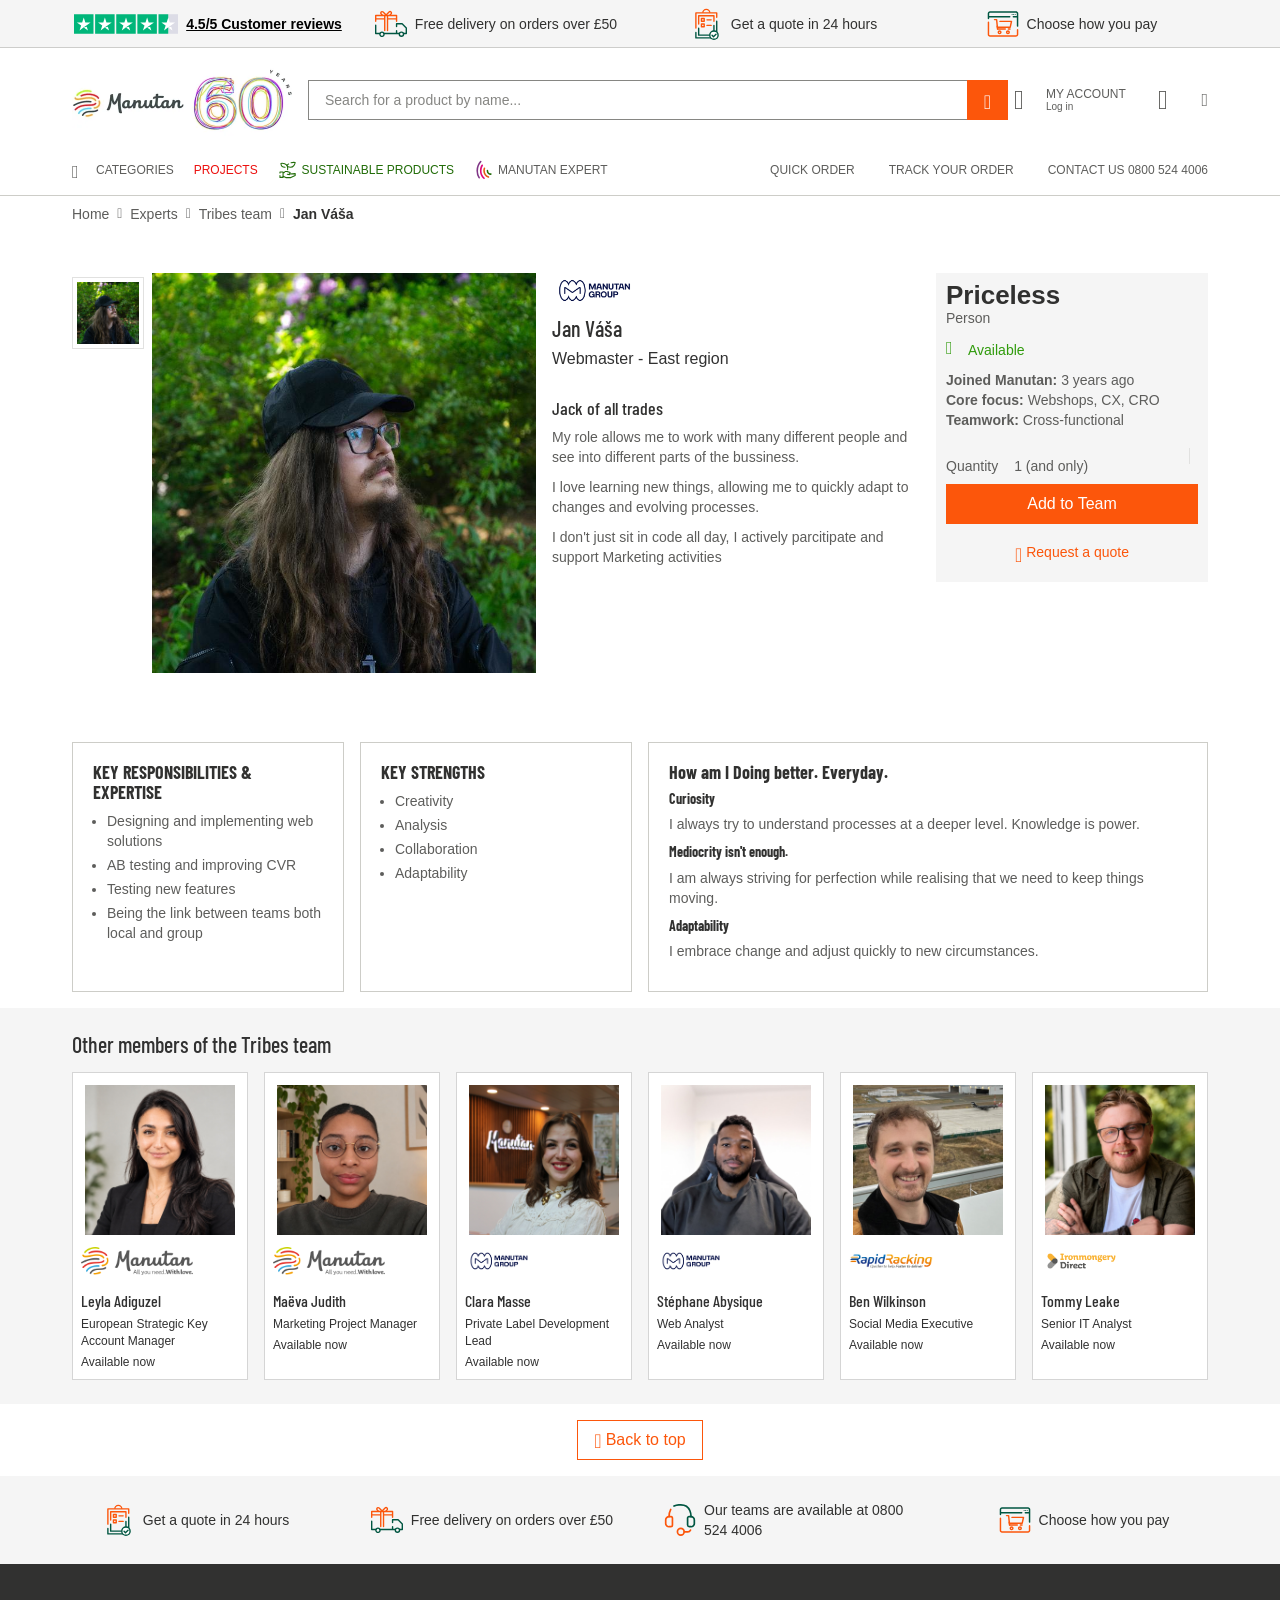
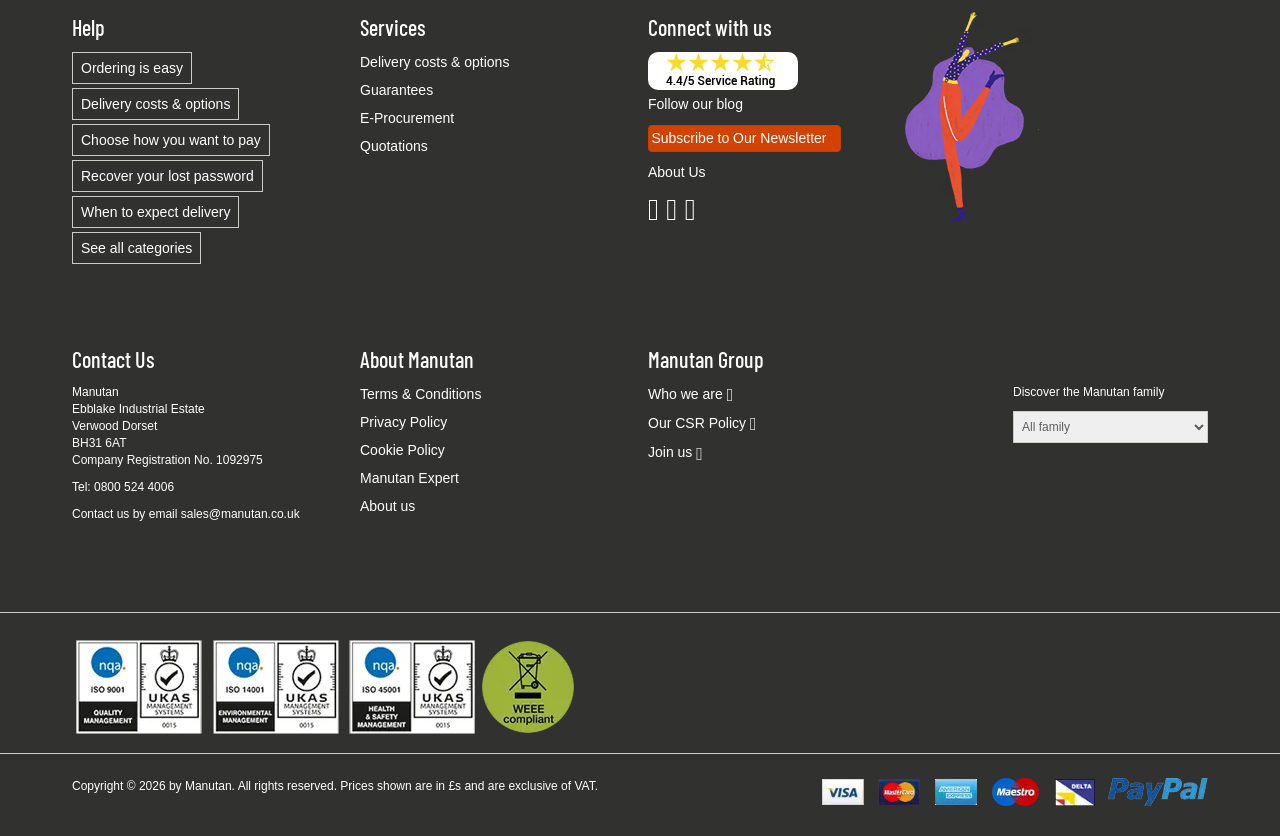
<file: jan.html>
<!DOCTYPE html>
<!-- BEGIN ProductDisplay.jsp -->
<!-- Defining the variation for ABTest in the new Mig Page Design-->
<!-- We look at _gaexp cookie where experimentId and variation of the ABTest are defined -->
<html xmlns:wairole="http://www.w3.org/2005/01/wai-rdf/GUIRoleTaxonomy#" xmlns:fb="http://www.facebook.com/2008/fbml" xmlns:og="http://opengraphprotocol.org/schema/" xmlns:waistate="http://www.w3.org/2005/07/aaa" lang="en" xml:lang="en" class="dj_gecko dj_ff157 dj_contentbox"><head> <link rel="preconnect" href="https://fonts.googleapis.com"> <link rel="preconnect" href="https://fonts.gstatic.com" crossorigin> <link href="https://fonts.googleapis.com/css2?family=Roboto:wght@300;400;500;700&family=Barlow+Condensed:wght@300;400;500;700&display=swap" rel="stylesheet"> <link rel="preload" as="image" fetchpriority="high" href="person_files/8c81b980ca_7E4P.svg">
 <meta http-equiv="Content-Type" content="text/html; charset=UTF-8"> <title>Jan Váša | Tribes</title> <meta name="viewport" content=""> <meta name="description" content="Jan Váša : We've everything to keep your business running  ✓ 50,000 Products ✓Free Delivery ✓Quotes within 24hrs  ✓ Expert Product Sourcing"> <meta name="pageIdentifier" content="MIG54237700"> <meta name="pageId" content="20144223"> <meta name="pageGroup" content="Single"> <meta name="format-detection" content="telephone=no"> <link rel="canonical" href="https://www.manutan.co.uk/en/key/chair-glides-set-of-5-dynamic-accessory"> <link rel="alternate" hreflang="en-gb" href="https://www.manutan.co.uk/en/key/chair-glides-set-of-5-dynamic-accessory"> <!-- Include script files --> 
 <!-- BEGIN Common/CommonJSToInclude.jspf --><!-- BEGIN Google Tag Manager --> 
 <!--END Google Tag Manager --> 
 <!-- OneTrust Cookies Consent Notice start -->          
 
 <!-- OneTrust Cookies Consent Notice end -->   <!--Main Stylesheet for browser --> <link rel="stylesheet" href="person_files/m_base_1791792543579-1_7E4P.css" type="text/css" media="screen"> <link rel="stylesheet" href="person_files/m_base_1791792543579-2_7E4P.css" type="text/css" media="screen"> <link rel="stylesheet" href="person_files/m_lg_1791792543579_7E4P.css" type="text/css" media="screen and (max-width: 1200px)"> <link rel="stylesheet" href="person_files/m_m-more_1791792543579_7E4P.css" type="text/css" media="screen"> <link rel="stylesheet" href="person_files/m_md-less_1791792543579_7E4P.css" type="text/css" media="screen and (max-width: 1199px)"> <link rel="stylesheet" href="person_files/m_md-more_1791792543579_7E4P.css" type="text/css" media="screen and (min-width: 992px)"> <link rel="stylesheet" href="person_files/m_md_1791792543579_7E4P.css" type="text/css" media="screen and (min-width: 992px) and (max-width: 1199px)"> <link rel="stylesheet" href="person_files/m_sm-less_1791792543579_7E4P.css" type="text/css" media="screen and (max-width: 991px)"> <link rel="stylesheet" href="person_files/m_sm_1791792543579_7E4P.css" type="text/css" media="screen and (min-width: 768px) and (max-width: 991px)"> <link rel="stylesheet" href="person_files/m_xs_1791792543579_7E4P.css" type="text/css" media="screen and (max-width: 768px)"> <link rel="stylesheet" href="person_files/all-print_1791792543579_7E4P.css" type="text/css" media="print"> <!--[if lt IE 9]>  <![endif]-->    <meta name="viewport" content="width=device-width, initial-scale=1.0, user-scalable=no, maximum-scale=1.0"> <meta name="robots" content="index, follow, max-image-preview:large"> <meta name="CommerceSearch" content="storeId_11709"> <meta name="SKYPE_TOOLBAR" content="SKYPE_TOOLBAR_PARSER_COMPATIBLE"> <meta name="msvalidate.01" content="???MI386_BING_ID???"> <link rel="shortcut icon" href="https://www.manutan.co.uk/fstrz/r/s/www.manutan.co.uk/wcsstore/ManutanSAS/images/KEY/icon-favicon.ico?frz-v=25" mce_href="/wcsstore/ManutanSAS//KEY/images/KEY/icon-favicon.ico"> <link rel="apple-touch-icon-precomposed" href="https://www.manutan.co.uk/fstrz/r/s/www.manutan.co.uk/wcsstore/ManutanSAS/images/KEY/touch-icon-60px.png?frz-v=25" sizes="60x60"> <link rel="apple-touch-icon-precomposed" href="https://www.manutan.co.uk/fstrz/r/s/www.manutan.co.uk/wcsstore/ManutanSAS/images/KEY/touch-icon-72px.png?frz-v=25" sizes="72x72"> <link rel="apple-touch-icon-precomposed" href="https://www.manutan.co.uk/fstrz/r/s/www.manutan.co.uk/wcsstore/ManutanSAS/images/KEY/touch-icon-76px.png?frz-v=25" sizes="76x76"> <link rel="apple-touch-icon-precomposed" href="https://www.manutan.co.uk/fstrz/r/s/www.manutan.co.uk/wcsstore/ManutanSAS/images/KEY/touch-icon-114px.png?frz-v=25" sizes="114x114"> <link rel="apple-touch-icon-precomposed" href="https://www.manutan.co.uk/fstrz/r/s/www.manutan.co.uk/wcsstore/ManutanSAS/images/KEY/touch-icon-120px.png?frz-v=25" sizes="120x120"> <link rel="apple-touch-icon-precomposed" href="https://www.manutan.co.uk/fstrz/r/s/www.manutan.co.uk/wcsstore/ManutanSAS/images/KEY/touch-icon-144px.png?frz-v=25" sizes="144x144"> <link rel="apple-touch-icon-precomposed" href="https://www.manutan.co.uk/fstrz/r/s/www.manutan.co.uk/wcsstore/ManutanSAS/images/KEY/touch-icon-152px.png?frz-v=25" sizes="152x152"> 
 
   <!-- Widget script not merged because file location is completely different-->  <!-- BEGIN CommonStoreNLSKeys.jspf --> 
 <!-- END CommonStoreNLSKeys.jspf -->  
 
 <!-- To check whether it is an app or not --> 
  
  <!-- BEGIN RatingScript.jspf --><!-- BEGIN TrueLocaleEvaluation.jspf --> <style>
    .green-outline {
      outline: 1px solid green;
    }

    .red-outline {
      outline: 1px solid red;
    }
  </style><style id="onetrust-style">#onetrust-banner-sdk{-ms-text-size-adjust:100%;-webkit-text-size-adjust:100%}#onetrust-banner-sdk .onetrust-vendors-list-handler{cursor:pointer;color:#1f96db;font-size:inherit;font-weight:bold;text-decoration:none;margin-left:5px}#onetrust-banner-sdk .onetrust-vendors-list-handler:hover{color:#1f96db}#onetrust-banner-sdk:focus{outline:2px solid #000;outline-offset:-2px}#onetrust-banner-sdk a:focus{outline:2px solid #000}#onetrust-banner-sdk #onetrust-accept-btn-handler,#onetrust-banner-sdk #onetrust-reject-all-handler,#onetrust-banner-sdk #onetrust-pc-btn-handler{outline-offset:1px}#onetrust-banner-sdk .ot-close-icon,#onetrust-pc-sdk .ot-close-icon,#ot-sync-ntfy .ot-close-icon{background-image:url("[data-uri]");background-size:contain;background-repeat:no-repeat;background-position:center;height:12px;width:12px}#onetrust-banner-sdk .powered-by-logo,#onetrust-banner-sdk .ot-pc-footer-logo a,#onetrust-pc-sdk .powered-by-logo,#onetrust-pc-sdk .ot-pc-footer-logo a,#ot-sync-ntfy .powered-by-logo,#ot-sync-ntfy .ot-pc-footer-logo a{background-size:contain;background-repeat:no-repeat;background-position:center;height:25px;width:152px;display:block}#onetrust-banner-sdk h3 *,#onetrust-banner-sdk h4 *,#onetrust-banner-sdk h6 *,#onetrust-banner-sdk button *,#onetrust-banner-sdk a[data-parent-id] *,#onetrust-pc-sdk h3 *,#onetrust-pc-sdk h4 *,#onetrust-pc-sdk h6 *,#onetrust-pc-sdk button *,#onetrust-pc-sdk a[data-parent-id] *,#ot-sync-ntfy h3 *,#ot-sync-ntfy h4 *,#ot-sync-ntfy h6 *,#ot-sync-ntfy button *,#ot-sync-ntfy a[data-parent-id] *{font-size:inherit;font-weight:inherit;color:inherit}#onetrust-banner-sdk .ot-hide,#onetrust-pc-sdk .ot-hide,#ot-sync-ntfy .ot-hide{display:none !important}#onetrust-pc-sdk .ot-sdk-row .ot-sdk-column{padding:0}#onetrust-pc-sdk .ot-sdk-container{padding-right:0}#onetrust-pc-sdk .ot-sdk-row{flex-direction:initial;width:100%}#onetrust-pc-sdk [type="checkbox"]:checked,#onetrust-pc-sdk [type="checkbox"]:not(:checked){pointer-events:initial}#onetrust-pc-sdk [type="checkbox"]:disabled+label::before,#onetrust-pc-sdk [type="checkbox"]:disabled+label:after,#onetrust-pc-sdk [type="checkbox"]:disabled+label{pointer-events:none;opacity:0.7}#onetrust-pc-sdk #vendor-list-content{transform:translate3d(0, 0, 0)}#onetrust-pc-sdk li input[type="checkbox"]{z-index:1}#onetrust-pc-sdk li .ot-checkbox label{z-index:2}#onetrust-pc-sdk li .ot-checkbox input[type="checkbox"]{height:auto;width:auto}#onetrust-pc-sdk li .host-title a,#onetrust-pc-sdk li .ot-host-name a,#onetrust-pc-sdk li .accordion-text,#onetrust-pc-sdk li .ot-acc-txt{z-index:2;position:relative}#onetrust-pc-sdk input{margin:3px 0.1ex}#onetrust-pc-sdk .pc-logo,#onetrust-pc-sdk .ot-pc-logo{height:60px;width:180px;background-position:center;background-size:contain;background-repeat:no-repeat}#onetrust-pc-sdk .screen-reader-only,#onetrust-pc-sdk .ot-scrn-rdr,.ot-sdk-cookie-policy .screen-reader-only,.ot-sdk-cookie-policy .ot-scrn-rdr{border:0;clip:rect(0 0 0 0);height:1px;margin:-1px;overflow:hidden;padding:0;position:absolute;width:1px}#onetrust-pc-sdk.ot-fade-in,.onetrust-pc-dark-filter.ot-fade-in,#onetrust-banner-sdk.ot-fade-in{animation-name:onetrust-fade-in;animation-duration:400ms;animation-timing-function:ease-in-out}#onetrust-pc-sdk.ot-hide{display:none !important}.onetrust-pc-dark-filter.ot-hide{display:none !important}#ot-sdk-btn.ot-sdk-show-settings,#ot-sdk-btn.optanon-show-settings{color:#68b631;border:1px solid #68b631;height:auto;white-space:normal;word-wrap:break-word;padding:0.8em 2em;font-size:0.8em;line-height:1.2;cursor:pointer;-moz-transition:0.1s ease;-o-transition:0.1s ease;-webkit-transition:1s ease;transition:0.1s ease}#ot-sdk-btn.ot-sdk-show-settings:hover,#ot-sdk-btn.optanon-show-settings:hover{color:#fff;background-color:#68b631}.onetrust-pc-dark-filter{background:rgba(0,0,0,0.5);z-index:2147483646;width:100%;height:100%;overflow:hidden;position:fixed;top:0;bottom:0;left:0}@keyframes onetrust-fade-in{0%{opacity:0}100%{opacity:1}}.ot-cookie-label{text-decoration:underline}@media only screen and (min-width: 426px) and (max-width: 896px) and (orientation: landscape){#onetrust-pc-sdk p{font-size:0.75em}}#onetrust-banner-sdk .banner-option-input:focus+label{outline:1px solid #000;outline-style:auto}.category-vendors-list-handler+a:focus,.category-vendors-list-handler+a:focus-visible{outline:2px solid #000}
#onetrust-banner-sdk,#onetrust-pc-sdk,#ot-sdk-cookie-policy,#ot-sync-ntfy{font-size:16px}#onetrust-banner-sdk *,#onetrust-banner-sdk ::after,#onetrust-banner-sdk ::before,#onetrust-pc-sdk *,#onetrust-pc-sdk ::after,#onetrust-pc-sdk ::before,#ot-sdk-cookie-policy *,#ot-sdk-cookie-policy ::after,#ot-sdk-cookie-policy ::before,#ot-sync-ntfy *,#ot-sync-ntfy ::after,#ot-sync-ntfy ::before{-webkit-box-sizing:content-box;-moz-box-sizing:content-box;box-sizing:content-box}#onetrust-banner-sdk div,#onetrust-banner-sdk span,#onetrust-banner-sdk h1,#onetrust-banner-sdk h2,#onetrust-banner-sdk h3,#onetrust-banner-sdk h4,#onetrust-banner-sdk h5,#onetrust-banner-sdk h6,#onetrust-banner-sdk p,#onetrust-banner-sdk img,#onetrust-banner-sdk svg,#onetrust-banner-sdk button,#onetrust-banner-sdk section,#onetrust-banner-sdk a,#onetrust-banner-sdk label,#onetrust-banner-sdk input,#onetrust-banner-sdk ul,#onetrust-banner-sdk li,#onetrust-banner-sdk nav,#onetrust-banner-sdk table,#onetrust-banner-sdk thead,#onetrust-banner-sdk tr,#onetrust-banner-sdk td,#onetrust-banner-sdk tbody,#onetrust-banner-sdk .ot-main-content,#onetrust-banner-sdk .ot-toggle,#onetrust-banner-sdk #ot-content,#onetrust-banner-sdk #ot-pc-content,#onetrust-banner-sdk .checkbox,#onetrust-pc-sdk div,#onetrust-pc-sdk span,#onetrust-pc-sdk h1,#onetrust-pc-sdk h2,#onetrust-pc-sdk h3,#onetrust-pc-sdk h4,#onetrust-pc-sdk h5,#onetrust-pc-sdk h6,#onetrust-pc-sdk p,#onetrust-pc-sdk img,#onetrust-pc-sdk svg,#onetrust-pc-sdk button,#onetrust-pc-sdk section,#onetrust-pc-sdk a,#onetrust-pc-sdk label,#onetrust-pc-sdk input,#onetrust-pc-sdk ul,#onetrust-pc-sdk li,#onetrust-pc-sdk nav,#onetrust-pc-sdk table,#onetrust-pc-sdk thead,#onetrust-pc-sdk tr,#onetrust-pc-sdk td,#onetrust-pc-sdk tbody,#onetrust-pc-sdk .ot-main-content,#onetrust-pc-sdk .ot-toggle,#onetrust-pc-sdk #ot-content,#onetrust-pc-sdk #ot-pc-content,#onetrust-pc-sdk .checkbox,#ot-sdk-cookie-policy div,#ot-sdk-cookie-policy span,#ot-sdk-cookie-policy h1,#ot-sdk-cookie-policy h2,#ot-sdk-cookie-policy h3,#ot-sdk-cookie-policy h4,#ot-sdk-cookie-policy h5,#ot-sdk-cookie-policy h6,#ot-sdk-cookie-policy p,#ot-sdk-cookie-policy img,#ot-sdk-cookie-policy svg,#ot-sdk-cookie-policy button,#ot-sdk-cookie-policy section,#ot-sdk-cookie-policy a,#ot-sdk-cookie-policy label,#ot-sdk-cookie-policy input,#ot-sdk-cookie-policy ul,#ot-sdk-cookie-policy li,#ot-sdk-cookie-policy nav,#ot-sdk-cookie-policy table,#ot-sdk-cookie-policy thead,#ot-sdk-cookie-policy tr,#ot-sdk-cookie-policy td,#ot-sdk-cookie-policy tbody,#ot-sdk-cookie-policy .ot-main-content,#ot-sdk-cookie-policy .ot-toggle,#ot-sdk-cookie-policy #ot-content,#ot-sdk-cookie-policy #ot-pc-content,#ot-sdk-cookie-policy .checkbox,#ot-sync-ntfy div,#ot-sync-ntfy span,#ot-sync-ntfy h1,#ot-sync-ntfy h2,#ot-sync-ntfy h3,#ot-sync-ntfy h4,#ot-sync-ntfy h5,#ot-sync-ntfy h6,#ot-sync-ntfy p,#ot-sync-ntfy img,#ot-sync-ntfy svg,#ot-sync-ntfy button,#ot-sync-ntfy section,#ot-sync-ntfy a,#ot-sync-ntfy label,#ot-sync-ntfy input,#ot-sync-ntfy ul,#ot-sync-ntfy li,#ot-sync-ntfy nav,#ot-sync-ntfy table,#ot-sync-ntfy thead,#ot-sync-ntfy tr,#ot-sync-ntfy td,#ot-sync-ntfy tbody,#ot-sync-ntfy .ot-main-content,#ot-sync-ntfy .ot-toggle,#ot-sync-ntfy #ot-content,#ot-sync-ntfy #ot-pc-content,#ot-sync-ntfy .checkbox{font-family:inherit;font-weight:normal;-webkit-font-smoothing:auto;letter-spacing:normal;line-height:normal;padding:0;margin:0;height:auto;min-height:0;max-height:none;width:auto;min-width:0;max-width:none;border-radius:0;border:none;clear:none;float:none;position:static;bottom:auto;left:auto;right:auto;top:auto;text-align:left;text-decoration:none;text-indent:0;text-shadow:none;text-transform:none;white-space:normal;background:none;overflow:visible;vertical-align:baseline;visibility:visible;z-index:auto;box-shadow:none}#onetrust-banner-sdk label:before,#onetrust-banner-sdk label:after,#onetrust-banner-sdk .checkbox:after,#onetrust-banner-sdk .checkbox:before,#onetrust-pc-sdk label:before,#onetrust-pc-sdk label:after,#onetrust-pc-sdk .checkbox:after,#onetrust-pc-sdk .checkbox:before,#ot-sdk-cookie-policy label:before,#ot-sdk-cookie-policy label:after,#ot-sdk-cookie-policy .checkbox:after,#ot-sdk-cookie-policy .checkbox:before,#ot-sync-ntfy label:before,#ot-sync-ntfy label:after,#ot-sync-ntfy .checkbox:after,#ot-sync-ntfy .checkbox:before{content:"";content:none}
#onetrust-banner-sdk .ot-sdk-container,#onetrust-pc-sdk .ot-sdk-container,#ot-sdk-cookie-policy .ot-sdk-container{position:relative;width:100%;max-width:100%;margin:0 auto;padding:0 20px;box-sizing:border-box}#onetrust-banner-sdk .ot-sdk-column,#onetrust-banner-sdk .ot-sdk-columns,#onetrust-pc-sdk .ot-sdk-column,#onetrust-pc-sdk .ot-sdk-columns,#ot-sdk-cookie-policy .ot-sdk-column,#ot-sdk-cookie-policy .ot-sdk-columns{width:100%;float:left;box-sizing:border-box;padding:0;display:initial}@media (min-width: 400px){#onetrust-banner-sdk .ot-sdk-container,#onetrust-pc-sdk .ot-sdk-container,#ot-sdk-cookie-policy .ot-sdk-container{width:90%;padding:0}}@media (min-width: 550px){#onetrust-banner-sdk .ot-sdk-container,#onetrust-pc-sdk .ot-sdk-container,#ot-sdk-cookie-policy .ot-sdk-container{width:100%}#onetrust-banner-sdk .ot-sdk-column,#onetrust-banner-sdk .ot-sdk-columns,#onetrust-pc-sdk .ot-sdk-column,#onetrust-pc-sdk .ot-sdk-columns,#ot-sdk-cookie-policy .ot-sdk-column,#ot-sdk-cookie-policy .ot-sdk-columns{margin-left:4%}#onetrust-banner-sdk .ot-sdk-column:first-child,#onetrust-banner-sdk .ot-sdk-columns:first-child,#onetrust-pc-sdk .ot-sdk-column:first-child,#onetrust-pc-sdk .ot-sdk-columns:first-child,#ot-sdk-cookie-policy .ot-sdk-column:first-child,#ot-sdk-cookie-policy .ot-sdk-columns:first-child{margin-left:0}#onetrust-banner-sdk .ot-sdk-two.ot-sdk-columns,#onetrust-pc-sdk .ot-sdk-two.ot-sdk-columns,#ot-sdk-cookie-policy .ot-sdk-two.ot-sdk-columns{width:13.3333333333%}#onetrust-banner-sdk .ot-sdk-three.ot-sdk-columns,#onetrust-pc-sdk .ot-sdk-three.ot-sdk-columns,#ot-sdk-cookie-policy .ot-sdk-three.ot-sdk-columns{width:22%}#onetrust-banner-sdk .ot-sdk-four.ot-sdk-columns,#onetrust-pc-sdk .ot-sdk-four.ot-sdk-columns,#ot-sdk-cookie-policy .ot-sdk-four.ot-sdk-columns{width:30.6666666667%}#onetrust-banner-sdk .ot-sdk-eight.ot-sdk-columns,#onetrust-pc-sdk .ot-sdk-eight.ot-sdk-columns,#ot-sdk-cookie-policy .ot-sdk-eight.ot-sdk-columns{width:65.3333333333%}#onetrust-banner-sdk .ot-sdk-nine.ot-sdk-columns,#onetrust-pc-sdk .ot-sdk-nine.ot-sdk-columns,#ot-sdk-cookie-policy .ot-sdk-nine.ot-sdk-columns{width:74%}#onetrust-banner-sdk .ot-sdk-ten.ot-sdk-columns,#onetrust-pc-sdk .ot-sdk-ten.ot-sdk-columns,#ot-sdk-cookie-policy .ot-sdk-ten.ot-sdk-columns{width:82.6666666667%}#onetrust-banner-sdk .ot-sdk-eleven.ot-sdk-columns,#onetrust-pc-sdk .ot-sdk-eleven.ot-sdk-columns,#ot-sdk-cookie-policy .ot-sdk-eleven.ot-sdk-columns{width:91.3333333333%}#onetrust-banner-sdk .ot-sdk-twelve.ot-sdk-columns,#onetrust-pc-sdk .ot-sdk-twelve.ot-sdk-columns,#ot-sdk-cookie-policy .ot-sdk-twelve.ot-sdk-columns{width:100%;margin-left:0}}#onetrust-banner-sdk h1,#onetrust-banner-sdk h2,#onetrust-banner-sdk h3,#onetrust-banner-sdk h4,#onetrust-banner-sdk h5,#onetrust-banner-sdk h6,#onetrust-pc-sdk h1,#onetrust-pc-sdk h2,#onetrust-pc-sdk h3,#onetrust-pc-sdk h4,#onetrust-pc-sdk h5,#onetrust-pc-sdk h6,#ot-sdk-cookie-policy h1,#ot-sdk-cookie-policy h2,#ot-sdk-cookie-policy h3,#ot-sdk-cookie-policy h4,#ot-sdk-cookie-policy h5,#ot-sdk-cookie-policy h6{margin-top:0;font-weight:600;font-family:inherit}#onetrust-banner-sdk h1,#onetrust-pc-sdk h1,#ot-sdk-cookie-policy h1{font-size:1.5rem;line-height:1.2}#onetrust-banner-sdk h2,#onetrust-pc-sdk h2,#ot-sdk-cookie-policy h2{font-size:1.5rem;line-height:1.25}#onetrust-banner-sdk h3,#onetrust-pc-sdk h3,#ot-sdk-cookie-policy h3{font-size:1.5rem;line-height:1.3}#onetrust-banner-sdk h4,#onetrust-pc-sdk h4,#ot-sdk-cookie-policy h4{font-size:1.5rem;line-height:1.35}#onetrust-banner-sdk h5,#onetrust-pc-sdk h5,#ot-sdk-cookie-policy h5{font-size:1.5rem;line-height:1.5}#onetrust-banner-sdk h6,#onetrust-pc-sdk h6,#ot-sdk-cookie-policy h6{font-size:1.5rem;line-height:1.6}@media (min-width: 550px){#onetrust-banner-sdk h1,#onetrust-pc-sdk h1,#ot-sdk-cookie-policy h1{font-size:1.5rem}#onetrust-banner-sdk h2,#onetrust-pc-sdk h2,#ot-sdk-cookie-policy h2{font-size:1.5rem}#onetrust-banner-sdk h3,#onetrust-pc-sdk h3,#ot-sdk-cookie-policy h3{font-size:1.5rem}#onetrust-banner-sdk h4,#onetrust-pc-sdk h4,#ot-sdk-cookie-policy h4{font-size:1.5rem}#onetrust-banner-sdk h5,#onetrust-pc-sdk h5,#ot-sdk-cookie-policy h5{font-size:1.5rem}#onetrust-banner-sdk h6,#onetrust-pc-sdk h6,#ot-sdk-cookie-policy h6{font-size:1.5rem}}#onetrust-banner-sdk p,#onetrust-pc-sdk p,#ot-sdk-cookie-policy p{margin:0 0 1em 0;font-family:inherit;line-height:normal}#onetrust-banner-sdk a,#onetrust-pc-sdk a,#ot-sdk-cookie-policy a{color:#565656;text-decoration:underline}#onetrust-banner-sdk a:hover,#onetrust-pc-sdk a:hover,#ot-sdk-cookie-policy a:hover{color:#565656;text-decoration:none}#onetrust-banner-sdk .ot-sdk-button,#onetrust-banner-sdk button,#onetrust-pc-sdk .ot-sdk-button,#onetrust-pc-sdk button,#ot-sdk-cookie-policy .ot-sdk-button,#ot-sdk-cookie-policy button{margin-bottom:1rem;font-family:inherit}#onetrust-banner-sdk .ot-sdk-button,#onetrust-banner-sdk button,#onetrust-pc-sdk .ot-sdk-button,#onetrust-pc-sdk button,#ot-sdk-cookie-policy .ot-sdk-button,#ot-sdk-cookie-policy button{display:inline-block;height:38px;padding:0 30px;color:#555;text-align:center;font-size:0.9em;font-weight:400;line-height:38px;letter-spacing:0.01em;text-decoration:none;white-space:nowrap;background-color:transparent;border-radius:2px;border:1px solid #bbb;cursor:pointer;box-sizing:border-box}#onetrust-banner-sdk .ot-sdk-button:hover,#onetrust-banner-sdk :not(.ot-leg-btn-container)>button:hover,#onetrust-banner-sdk :not(.ot-leg-btn-container)>button:focus,#onetrust-pc-sdk .ot-sdk-button:hover,#onetrust-pc-sdk :not(.ot-leg-btn-container)>button:hover,#onetrust-pc-sdk :not(.ot-leg-btn-container)>button:focus,#ot-sdk-cookie-policy .ot-sdk-button:hover,#ot-sdk-cookie-policy :not(.ot-leg-btn-container)>button:hover,#ot-sdk-cookie-policy :not(.ot-leg-btn-container)>button:focus{color:#333;border-color:#888;opacity:0.7}#onetrust-banner-sdk .ot-sdk-button:focus,#onetrust-banner-sdk :not(.ot-leg-btn-container)>button:focus,#onetrust-pc-sdk .ot-sdk-button:focus,#onetrust-pc-sdk :not(.ot-leg-btn-container)>button:focus,#ot-sdk-cookie-policy .ot-sdk-button:focus,#ot-sdk-cookie-policy :not(.ot-leg-btn-container)>button:focus{outline:2px solid #000}#onetrust-banner-sdk .ot-sdk-button.ot-sdk-button-primary,#onetrust-banner-sdk button.ot-sdk-button-primary,#onetrust-banner-sdk input[type="submit"].ot-sdk-button-primary,#onetrust-banner-sdk input[type="reset"].ot-sdk-button-primary,#onetrust-banner-sdk input[type="button"].ot-sdk-button-primary,#onetrust-pc-sdk .ot-sdk-button.ot-sdk-button-primary,#onetrust-pc-sdk button.ot-sdk-button-primary,#onetrust-pc-sdk input[type="submit"].ot-sdk-button-primary,#onetrust-pc-sdk input[type="reset"].ot-sdk-button-primary,#onetrust-pc-sdk input[type="button"].ot-sdk-button-primary,#ot-sdk-cookie-policy .ot-sdk-button.ot-sdk-button-primary,#ot-sdk-cookie-policy button.ot-sdk-button-primary,#ot-sdk-cookie-policy input[type="submit"].ot-sdk-button-primary,#ot-sdk-cookie-policy input[type="reset"].ot-sdk-button-primary,#ot-sdk-cookie-policy input[type="button"].ot-sdk-button-primary{color:#fff;background-color:#33c3f0;border-color:#33c3f0}#onetrust-banner-sdk .ot-sdk-button.ot-sdk-button-primary:hover,#onetrust-banner-sdk button.ot-sdk-button-primary:hover,#onetrust-banner-sdk input[type="submit"].ot-sdk-button-primary:hover,#onetrust-banner-sdk input[type="reset"].ot-sdk-button-primary:hover,#onetrust-banner-sdk input[type="button"].ot-sdk-button-primary:hover,#onetrust-banner-sdk .ot-sdk-button.ot-sdk-button-primary:focus,#onetrust-banner-sdk button.ot-sdk-button-primary:focus,#onetrust-banner-sdk input[type="submit"].ot-sdk-button-primary:focus,#onetrust-banner-sdk input[type="reset"].ot-sdk-button-primary:focus,#onetrust-banner-sdk input[type="button"].ot-sdk-button-primary:focus,#onetrust-pc-sdk .ot-sdk-button.ot-sdk-button-primary:hover,#onetrust-pc-sdk button.ot-sdk-button-primary:hover,#onetrust-pc-sdk input[type="submit"].ot-sdk-button-primary:hover,#onetrust-pc-sdk input[type="reset"].ot-sdk-button-primary:hover,#onetrust-pc-sdk input[type="button"].ot-sdk-button-primary:hover,#onetrust-pc-sdk .ot-sdk-button.ot-sdk-button-primary:focus,#onetrust-pc-sdk button.ot-sdk-button-primary:focus,#onetrust-pc-sdk input[type="submit"].ot-sdk-button-primary:focus,#onetrust-pc-sdk input[type="reset"].ot-sdk-button-primary:focus,#onetrust-pc-sdk input[type="button"].ot-sdk-button-primary:focus,#ot-sdk-cookie-policy .ot-sdk-button.ot-sdk-button-primary:hover,#ot-sdk-cookie-policy button.ot-sdk-button-primary:hover,#ot-sdk-cookie-policy input[type="submit"].ot-sdk-button-primary:hover,#ot-sdk-cookie-policy input[type="reset"].ot-sdk-button-primary:hover,#ot-sdk-cookie-policy input[type="button"].ot-sdk-button-primary:hover,#ot-sdk-cookie-policy .ot-sdk-button.ot-sdk-button-primary:focus,#ot-sdk-cookie-policy button.ot-sdk-button-primary:focus,#ot-sdk-cookie-policy input[type="submit"].ot-sdk-button-primary:focus,#ot-sdk-cookie-policy input[type="reset"].ot-sdk-button-primary:focus,#ot-sdk-cookie-policy input[type="button"].ot-sdk-button-primary:focus{color:#fff;background-color:#1eaedb;border-color:#1eaedb}#onetrust-banner-sdk input[type="text"],#onetrust-pc-sdk input[type="text"],#ot-sdk-cookie-policy input[type="text"]{height:38px;padding:6px 10px;background-color:#fff;border:1px solid #d1d1d1;border-radius:4px;box-shadow:none;box-sizing:border-box}#onetrust-banner-sdk input[type="text"],#onetrust-pc-sdk input[type="text"],#ot-sdk-cookie-policy input[type="text"]{-webkit-appearance:none;-moz-appearance:none;appearance:none}#onetrust-banner-sdk input[type="text"]:focus,#onetrust-pc-sdk input[type="text"]:focus,#ot-sdk-cookie-policy input[type="text"]:focus{border:1px solid #000;outline:0}#onetrust-banner-sdk label,#onetrust-pc-sdk label,#ot-sdk-cookie-policy label{display:block;margin-bottom:0.5rem;font-weight:600}#onetrust-banner-sdk input[type="checkbox"],#onetrust-pc-sdk input[type="checkbox"],#ot-sdk-cookie-policy input[type="checkbox"]{display:inline}#onetrust-banner-sdk ul,#onetrust-pc-sdk ul,#ot-sdk-cookie-policy ul{list-style:circle inside}#onetrust-banner-sdk ul,#onetrust-pc-sdk ul,#ot-sdk-cookie-policy ul{padding-left:0;margin-top:0}#onetrust-banner-sdk ul ul,#onetrust-pc-sdk ul ul,#ot-sdk-cookie-policy ul ul{margin:1.5rem 0 1.5rem 3rem;font-size:90%}#onetrust-banner-sdk li,#onetrust-pc-sdk li,#ot-sdk-cookie-policy li{margin-bottom:1rem}#onetrust-banner-sdk th,#onetrust-banner-sdk td,#onetrust-pc-sdk th,#onetrust-pc-sdk td,#ot-sdk-cookie-policy th,#ot-sdk-cookie-policy td{padding:12px 15px;text-align:left;border-bottom:1px solid #e1e1e1}#onetrust-banner-sdk button,#onetrust-pc-sdk button,#ot-sdk-cookie-policy button{margin-bottom:1rem;font-family:inherit}#onetrust-banner-sdk .ot-sdk-container:after,#onetrust-banner-sdk .ot-sdk-row:after,#onetrust-pc-sdk .ot-sdk-container:after,#onetrust-pc-sdk .ot-sdk-row:after,#ot-sdk-cookie-policy .ot-sdk-container:after,#ot-sdk-cookie-policy .ot-sdk-row:after{content:"";display:table;clear:both}#onetrust-banner-sdk .ot-sdk-row,#onetrust-pc-sdk .ot-sdk-row,#ot-sdk-cookie-policy .ot-sdk-row{margin:0;max-width:none;display:block}
#onetrust-banner-sdk{box-shadow:0 0 18px rgba(0,0,0,.2)}#onetrust-banner-sdk.otCenterRounded{z-index:2147483645;top:10%;position:fixed;right:0;background-color:#fff;width:60%;max-width:650px;border-radius:2.5px;left:1em;margin:0 auto;font-size:14px;max-height:90%;overflow-x:hidden;overflow-y:auto}#onetrust-banner-sdk.otRelFont{font-size:.875rem}#onetrust-banner-sdk::-webkit-scrollbar{width:11px}#onetrust-banner-sdk::-webkit-scrollbar-thumb{border-radius:10px;background:#c1c1c1}#onetrust-banner-sdk{scrollbar-arrow-color:#c1c1c1;scrollbar-darkshadow-color:#c1c1c1;scrollbar-face-color:#c1c1c1;scrollbar-shadow-color:#c1c1c1}#onetrust-banner-sdk h3,#onetrust-banner-sdk p{color:dimgray}#onetrust-banner-sdk #onetrust-policy{margin-top:40px}#onetrust-banner-sdk #onetrust-policy-title{float:left;text-align:left;font-size:1em;line-height:1.4;margin-bottom:0;padding:0 0 10px 30px;width:calc(100% - 90px)}#onetrust-banner-sdk #onetrust-policy-text,#onetrust-banner-sdk .ot-b-addl-desc,#onetrust-banner-sdk .ot-gv-list-handler{clear:both;float:left;margin:0 30px 10px 30px;font-size:.813em;line-height:1.5}#onetrust-banner-sdk #onetrust-policy-text *,#onetrust-banner-sdk .ot-b-addl-desc *,#onetrust-banner-sdk .ot-gv-list-handler *{line-height:inherit;font-size:inherit;margin:0}#onetrust-banner-sdk .ot-gv-list-handler{padding:0;border:0;height:auto;width:auto}#onetrust-banner-sdk .ot-b-addl-desc{display:block}#onetrust-banner-sdk #onetrust-button-group-parent{padding:15px 30px;text-align:center}#onetrust-banner-sdk #onetrust-button-group-parent:not(.has-reject-all-button) #onetrust-button-group{text-align:right}#onetrust-banner-sdk #onetrust-button-group{text-align:center;display:inline-block;width:100%}#onetrust-banner-sdk #onetrust-reject-all-handler,#onetrust-banner-sdk #onetrust-pc-btn-handler{margin-right:1em}#onetrust-banner-sdk #onetrust-pc-btn-handler{border:1px solid #6cc04a;max-width:45%}#onetrust-banner-sdk .banner-actions-container{float:right;width:50%}#onetrust-banner-sdk #onetrust-pc-btn-handler.cookie-setting-link{background-color:#fff;border:none;color:#6cc04a;text-decoration:underline;padding-left:0;padding-right:0}#onetrust-banner-sdk #onetrust-accept-btn-handler,#onetrust-banner-sdk #onetrust-reject-all-handler,#onetrust-banner-sdk #onetrust-pc-btn-handler{background-color:#6cc04a;color:#fff;border-color:#6cc04a;min-width:135px;padding:12px 10px;letter-spacing:.05em;line-height:1.4;font-size:.813em;font-weight:600;height:auto;white-space:normal;word-break:break-word;word-wrap:break-word}#onetrust-banner-sdk .has-reject-all-button #onetrust-pc-btn-handler{float:left;max-width:calc(40% - 18px)}#onetrust-banner-sdk .has-reject-all-button #onetrust-pc-btn-handler.cookie-setting-link{text-align:left;margin-right:0}#onetrust-banner-sdk .has-reject-all-button .banner-actions-container{max-width:60%;width:auto}#onetrust-banner-sdk .ot-close-icon{width:44px;height:44px;background-size:12px;margin:-18px -18px 0 0;border:none;display:inline-block;padding:0}#onetrust-banner-sdk #onetrust-close-btn-container{position:absolute;right:24px;top:20px}#onetrust-banner-sdk .banner_logo{display:none}#onetrust-banner-sdk #banner-options{float:left;padding:0 30px;width:calc(100% - 90px)}#onetrust-banner-sdk .banner-option{margin-bottom:10px}#onetrust-banner-sdk .banner-option-input{cursor:pointer;width:auto;height:auto;border:none;padding:0;padding-right:3px;margin:0 0 6px;font-size:.82em;line-height:1.4}#onetrust-banner-sdk .banner-option-input *{pointer-events:none;font-size:inherit;line-height:inherit}#onetrust-banner-sdk .banner-option-input[aria-expanded=true] .ot-arrow-container{transform:rotate(90deg)}#onetrust-banner-sdk .banner-option-input[aria-expanded=true]~.banner-option-details{height:auto;display:block}#onetrust-banner-sdk .banner-option-header{cursor:pointer;display:inline-block}#onetrust-banner-sdk .banner-option-header :first-child{color:dimgray;font-weight:bold;float:left}#onetrust-banner-sdk .ot-arrow-container,#onetrust-banner-sdk .banner-option-details{transition:all 300ms ease-in 0s;-webkit-transition:all 300ms ease-in 0s;-moz-transition:all 300ms ease-in 0s;-o-transition:all 300ms ease-in 0s}#onetrust-banner-sdk .ot-arrow-container{display:inline-block;border-top:6px solid transparent;border-bottom:6px solid transparent;border-left:6px solid dimgray;margin-left:10px;vertical-align:middle}#onetrust-banner-sdk .banner-option-details{display:none;font-size:.83em;line-height:1.5;height:0px;padding:10px 10px 5px 10px}#onetrust-banner-sdk .banner-option-details *{font-size:inherit;line-height:inherit;color:dimgray}#onetrust-banner-sdk .ot-dpd-container{float:left;margin:0 30px 10px 30px}#onetrust-banner-sdk .ot-dpd-title{font-weight:bold;padding-bottom:10px}#onetrust-banner-sdk .ot-dpd-title{font-size:1em;line-height:1.4}#onetrust-banner-sdk .ot-dpd-desc{font-size:.813em;line-height:1.5;margin-bottom:0}#onetrust-banner-sdk .ot-dpd-desc *{margin:0}#onetrust-banner-sdk .onetrust-vendors-list-handler{display:block;margin-left:0px;margin-top:5px;padding:0;margin-bottom:0;border:0;line-height:normal;height:auto;width:auto}#onetrust-banner-sdk :not(.ot-dpd-desc)>.ot-b-addl-desc{float:left;margin:0 30px 10px 30px}#onetrust-banner-sdk .ot-dpd-desc>.ot-b-addl-desc{margin-top:10px;margin-bottom:10px;font-size:1em;line-height:1.5;float:none}#onetrust-banner-sdk #onetrust-policy-text a{font-weight:bold;margin-left:5px}#onetrust-banner-sdk.ot-close-btn-link #onetrust-close-btn-container{top:15px;transform:none;right:15px}#onetrust-banner-sdk.ot-close-btn-link #onetrust-close-btn-container button{padding:0;white-space:pre-wrap;border:none;height:auto;line-height:1.5;text-decoration:underline;font-size:.75em}#onetrust-banner-sdk.ot-close-btn-link.ot-wo-title #onetrust-group-container{margin-top:20px}@media only screen and (max-width: 425px){#onetrust-banner-sdk #onetrust-accept-btn-handler,#onetrust-banner-sdk #onetrust-reject-all-handler,#onetrust-banner-sdk #onetrust-pc-btn-handler{width:100%;margin-bottom:10px}#onetrust-banner-sdk #onetrust-pc-btn-handler,#onetrust-banner-sdk #onetrust-reject-all-handler{margin-right:0}#onetrust-banner-sdk .has-reject-all-button #onetrust-pc-btn-handler.cookie-setting-link{text-align:center}#onetrust-banner-sdk .banner-actions-container,#onetrust-banner-sdk #onetrust-pc-btn-handler{width:100%;max-width:none}#onetrust-banner-sdk.otCenterRounded{left:0;width:95%;top:50%;transform:translateY(-50%);-webkit-transform:translateY(-50%)}}@media only screen and (max-width: 600px){#onetrust-banner-sdk .ot-sdk-container{width:auto;padding:0}#onetrust-banner-sdk #onetrust-policy-title{padding:0 22px 10px 22px}#onetrust-banner-sdk #onetrust-policy-text,#onetrust-banner-sdk :not(.ot-dpd-desc)>.ot-b-addl-desc,#onetrust-banner-sdk .ot-dpd-container{margin:0 22px 10px 22px;width:calc(100% - 44px)}#onetrust-banner-sdk #onetrust-button-group-parent{padding:15px 22px}#onetrust-banner-sdk #banner-options{padding:0 22px;width:calc(100% - 44px)}#onetrust-banner-sdk .banner-option{margin-bottom:6px}#onetrust-banner-sdk .has-reject-all-button #onetrust-pc-btn-handler{float:none;max-width:100%}#onetrust-banner-sdk .has-reject-all-button .banner-actions-container{width:100%;text-align:center;max-width:100%}#onetrust-banner-sdk.ot-close-btn-link #onetrust-group-container{margin-top:20px}}@media only screen and (min-width: 426px)and (max-width: 896px){#onetrust-banner-sdk.otCenterRounded{left:0;top:15%;transform:translateY(-13%);-webkit-transform:translateY(-13%);max-width:600px;width:95%}}
        #onetrust-consent-sdk #onetrust-banner-sdk {background-color: #FFFFFF;}
            #onetrust-consent-sdk #onetrust-policy-title,
                    #onetrust-consent-sdk #onetrust-policy-text,
                    #onetrust-consent-sdk .ot-b-addl-desc,
                    #onetrust-consent-sdk .ot-dpd-desc,
                    #onetrust-consent-sdk .ot-dpd-title,
                    #onetrust-consent-sdk #onetrust-policy-text *:not(.onetrust-vendors-list-handler),
                    #onetrust-consent-sdk .ot-dpd-desc *:not(.onetrust-vendors-list-handler),
                    #onetrust-consent-sdk #onetrust-banner-sdk #banner-options *,
                    #onetrust-banner-sdk .ot-cat-header {
                        color: #575754;
                    }
            #onetrust-consent-sdk #onetrust-banner-sdk .banner-option-details {
                    background-color: #E9E9E9;}
             #onetrust-consent-sdk #onetrust-banner-sdk a[href],
                    #onetrust-consent-sdk #onetrust-banner-sdk a[href] font,
                    #onetrust-consent-sdk #onetrust-banner-sdk .ot-link-btn
                        {
                            color: #fc560b;
                        }#onetrust-consent-sdk #onetrust-accept-btn-handler,
                         #onetrust-banner-sdk #onetrust-reject-all-handler {
                            background-color: #fc560b;border-color: #fc560b;
                color: #FFFFFF;
            }
            #onetrust-consent-sdk #onetrust-banner-sdk *:focus,
            #onetrust-consent-sdk #onetrust-banner-sdk:focus {
               outline-color: #000000;
               outline-width: 1px;
            }
            #onetrust-consent-sdk #onetrust-pc-btn-handler,
            #onetrust-consent-sdk #onetrust-pc-btn-handler.cookie-setting-link {
                color: #fc560b; border-color: #fc560b;
                background-color: 
                #FFFFFF;
            }#onetrust-banner-sdk.ot-close-btn-link .banner-close-button {color: #696969}/*hide reject all button at bottom*/
#onetrust-consent-sdk #onetrust-banner-sdk .ot-sdk-container .ot-sdk-row #onetrust-button-group-parent #onetrust-button-group .banner-actions-container #onetrust-reject-all-handler{
    display:none;
} 
/*get borders back on CTAs*/
#onetrust-consent-sdk #onetrust-banner-sdk .ot-sdk-container .ot-sdk-row #onetrust-button-group-parent #onetrust-button-group .banner-actions-container #onetrust-accept-btn-handler{
    border:1px solid;
}
/*move continue without accepting button to right*/
#onetrust-consent-sdk #onetrust-banner-sdk #onetrust-reject-all-handler{
    float:right;
    top:0px;
    margin:0px;
}
#onetrust-consent-sdk #onetrust-banner-sdk .ot-sdk-container .ot-sdk-row #onetrust-group-container #onetrust-policy{
    margin-top:5px;
    font-size:10px !important;
}
@media only screen and (max-width: 600px){
    #onetrust-consent-sdk #onetrust-banner-sdk #onetrust-reject-all-handler{
        text-align:right;
        max-width:fit-content;
		font-size: 10px !important;
    }
}

#onetrust-policy-text p { margin:0 0 8px 0; font-size:13px !important;}

#onetrust-policy-text ul { margin:0 0 4px 0; padding:0; list-style:none;  font-size:13px !important;}

#onetrust-policy-text li { position:relative; display:block; margin:0 0 4px 0; padding:0 0 0 16px; font-size:13px !important; }

#onetrust-policy-text li:after { display:block; height:8px; width:8px; border-radius:50%; background-color:#868683; position:absolute; left:0; top:4px !important; content:'';  font-size:10px !important; }

#onetrust-policy-text a { color:#FC560B; text-decoration:underline; outline:none;}

#onetrust-policy-text a:hover { color:#dc4603; }

#onetrust-banner-sdk #onetrust-policy #onetrust-reject-all-handler { background-color:transparent  !important; border:none; box-shadow:none; color:#575754  !important; text-decoration:none; border-color:#FFF !important; font-size: 10px !important;}

#onetrust-banner-sdk #onetrust-button-group #onetrust-accept-btn-handler { font-size: 12px !important;}

#onetrust-banner-sdk #onetrust-button-group #onetrust-pc-btn-handler { font-size: 12px !important;}

#js-trigger-partners { color:#dc4603;}

#onetrust-reject-all-handler:hover { color:#dc4603; }

#onetrust-policy #ot-gv-link-ctnr #ot-link-btn ot-gv-list-handler { font-size: 10px !important;}

#onetrust-group-container #onetrust-policy #onetrust-policy-text {font-size:10px !important}

#onetrust-consent-sdk #onetrust-policy {background-image:url('https://www.manutan.co.uk/wcsstore/ManutanSAS/StaticContent/group/images/logo/manutan-desktop.png');background-size: 100px;background-repeat: no-repeat;padding: 8em 1em 1em !important;background-position: center;margin-top:10px;}#onetrust-pc-sdk.otPcCenter{overflow:hidden;position:fixed;margin:0 auto;top:5%;right:0;left:0;width:40%;max-width:575px;min-width:575px;border-radius:2.5px;z-index:2147483647;background-color:#fff;-webkit-box-shadow:0px 2px 10px -3px #999;-moz-box-shadow:0px 2px 10px -3px #999;box-shadow:0px 2px 10px -3px #999}#onetrust-pc-sdk.otPcCenter[dir=rtl]{right:0;left:0}#onetrust-pc-sdk.otRelFont{font-size:1rem}#onetrust-pc-sdk #ot-addtl-venlst .ot-arw-cntr,#onetrust-pc-sdk #ot-addtl-venlst .ot-plus-minus,#onetrust-pc-sdk .ot-hide-tgl{visibility:hidden}#onetrust-pc-sdk #ot-addtl-venlst .ot-arw-cntr *,#onetrust-pc-sdk #ot-addtl-venlst .ot-plus-minus *,#onetrust-pc-sdk .ot-hide-tgl *{visibility:hidden}#onetrust-pc-sdk #ot-gn-venlst .ot-ven-item .ot-acc-hdr{min-height:40px}#onetrust-pc-sdk .ot-pc-header{height:39px;padding:10px 0 10px 30px;border-bottom:1px solid #e9e9e9}#onetrust-pc-sdk #ot-pc-title,#onetrust-pc-sdk #ot-category-title,#onetrust-pc-sdk .ot-cat-header,#onetrust-pc-sdk #ot-lst-title,#onetrust-pc-sdk .ot-ven-hdr .ot-ven-name,#onetrust-pc-sdk .ot-always-active{font-weight:bold;color:dimgray}#onetrust-pc-sdk .ot-cat-header{float:left;font-weight:600;font-size:.875em;line-height:1.5;max-width:90%;vertical-align:middle}#onetrust-pc-sdk .ot-always-active-group .ot-cat-header{width:55%;font-weight:700}#onetrust-pc-sdk .ot-cat-item p{clear:both;float:left;margin-top:10px;margin-bottom:5px;line-height:1.5;font-size:.812em;color:dimgray}#onetrust-pc-sdk .ot-close-icon{height:44px;width:44px;background-size:10px}#onetrust-pc-sdk #ot-pc-title{float:left;font-size:1em;line-height:1.5;margin-bottom:10px;margin-top:10px;width:100%}#onetrust-pc-sdk #accept-recommended-btn-handler{margin-right:10px;margin-bottom:25px;outline-offset:-1px}#onetrust-pc-sdk #ot-pc-desc{clear:both;width:100%;font-size:.812em;line-height:1.5;margin-bottom:25px}#onetrust-pc-sdk #ot-pc-desc a{margin-left:5px}#onetrust-pc-sdk #ot-pc-desc *{font-size:inherit;line-height:inherit}#onetrust-pc-sdk #ot-pc-desc ul li{padding:10px 0px}#onetrust-pc-sdk a{color:#656565;cursor:pointer}#onetrust-pc-sdk a:hover{color:#3860be}#onetrust-pc-sdk label{margin-bottom:0}#onetrust-pc-sdk #vdr-lst-dsc{font-size:.812em;line-height:1.5;padding:10px 15px 5px 15px}#onetrust-pc-sdk button{max-width:394px;padding:12px 30px;line-height:1;word-break:break-word;word-wrap:break-word;white-space:normal;font-weight:bold;height:auto}#onetrust-pc-sdk .ot-link-btn{padding:0;margin-bottom:0;border:0;font-weight:normal;line-height:normal;width:auto;height:auto}#onetrust-pc-sdk #ot-pc-content{position:absolute;overflow-y:scroll;padding-left:0px;padding-right:30px;top:60px;bottom:110px;margin:1px 3px 0 30px;width:calc(100% - 63px)}#onetrust-pc-sdk .ot-cat-grp .ot-always-active{float:right;clear:none;color:#3860be;margin:0;font-size:.813em;line-height:1.3}#onetrust-pc-sdk .ot-pc-scrollbar::-webkit-scrollbar-track{margin-right:20px}#onetrust-pc-sdk .ot-pc-scrollbar::-webkit-scrollbar{width:11px}#onetrust-pc-sdk .ot-pc-scrollbar::-webkit-scrollbar-thumb{border-radius:10px;background:#d8d8d8}#onetrust-pc-sdk input[type=checkbox]:focus+.ot-acc-hdr{outline:#000 1px solid}#onetrust-pc-sdk .ot-pc-scrollbar{scrollbar-arrow-color:#d8d8d8;scrollbar-darkshadow-color:#d8d8d8;scrollbar-face-color:#d8d8d8;scrollbar-shadow-color:#d8d8d8}#onetrust-pc-sdk .save-preference-btn-handler{margin-right:20px}#onetrust-pc-sdk .ot-pc-refuse-all-handler{margin-right:10px}#onetrust-pc-sdk #ot-pc-desc .privacy-notice-link{margin-left:0;margin-right:8px}#onetrust-pc-sdk .ot-subgrp-cntr{display:inline-block;clear:both;width:100%;padding-top:15px}#onetrust-pc-sdk .ot-switch+.ot-subgrp-cntr{padding-top:10px}#onetrust-pc-sdk ul.ot-subgrps{margin:0;font-size:initial}#onetrust-pc-sdk ul.ot-subgrps li p,#onetrust-pc-sdk ul.ot-subgrps li h5{font-size:.813em;line-height:1.4;color:dimgray}#onetrust-pc-sdk ul.ot-subgrps .ot-switch{min-height:auto}#onetrust-pc-sdk ul.ot-subgrps .ot-switch-nob{top:0}#onetrust-pc-sdk ul.ot-subgrps .ot-acc-hdr{display:inline-block;width:100%}#onetrust-pc-sdk ul.ot-subgrps .ot-acc-txt{margin:0}#onetrust-pc-sdk ul.ot-subgrps li{padding:0;border:none}#onetrust-pc-sdk ul.ot-subgrps li h5{position:relative;top:5px;font-weight:bold;margin-bottom:0;float:left}#onetrust-pc-sdk li.ot-subgrp{margin-left:20px;overflow:auto}#onetrust-pc-sdk li.ot-subgrp>h5{width:calc(100% - 100px)}#onetrust-pc-sdk .ot-cat-item p>ul,#onetrust-pc-sdk li.ot-subgrp p>ul{margin:0px;list-style:disc;margin-left:15px;font-size:inherit}#onetrust-pc-sdk .ot-cat-item p>ul li,#onetrust-pc-sdk li.ot-subgrp p>ul li{font-size:inherit;padding-top:10px;padding-left:0px;padding-right:0px;border:none}#onetrust-pc-sdk .ot-cat-item p>ul li:last-child,#onetrust-pc-sdk li.ot-subgrp p>ul li:last-child{padding-bottom:10px}#onetrust-pc-sdk .ot-pc-logo{height:40px;width:120px;display:inline-block}#onetrust-pc-sdk .ot-pc-footer{position:absolute;bottom:0px;width:100%;max-height:160px;border-top:1px solid #d8d8d8}#onetrust-pc-sdk.ot-ftr-stacked .ot-pc-refuse-all-handler{margin-bottom:0px}#onetrust-pc-sdk.ot-ftr-stacked #ot-pc-content{bottom:160px}#onetrust-pc-sdk.ot-ftr-stacked .ot-pc-footer button{width:100%;max-width:none}#onetrust-pc-sdk.ot-ftr-stacked .ot-btn-container{margin:0 30px;width:calc(100% - 60px);padding-right:0}#onetrust-pc-sdk .ot-pc-footer-logo{height:30px;width:100%;text-align:right;background:#f4f4f4}#onetrust-pc-sdk .ot-pc-footer-logo a{display:inline-block;margin-top:5px;margin-right:10px}#onetrust-pc-sdk[dir=rtl] .ot-pc-footer-logo{direction:rtl}#onetrust-pc-sdk[dir=rtl] .ot-pc-footer-logo a{margin-right:25px}#onetrust-pc-sdk .ot-tgl{float:right;position:relative;z-index:1}#onetrust-pc-sdk .ot-tgl input:checked+.ot-switch .ot-switch-nob{background-color:#cddcf2;border:1px solid #3860be}#onetrust-pc-sdk .ot-tgl input:checked+.ot-switch .ot-switch-nob:before{-webkit-transform:translateX(20px);-ms-transform:translateX(20px);transform:translateX(20px);background-color:#3860be;border-color:#3860be}#onetrust-pc-sdk .ot-tgl input:focus+.ot-switch{outline:#000 solid 1px}#onetrust-pc-sdk .ot-switch{position:relative;display:inline-block;width:45px;height:25px}#onetrust-pc-sdk .ot-switch-nob{position:absolute;cursor:pointer;top:0;left:0;right:0;bottom:0;background-color:#f2f1f1;border:1px solid #ddd;transition:all .2s ease-in 0s;-moz-transition:all .2s ease-in 0s;-o-transition:all .2s ease-in 0s;-webkit-transition:all .2s ease-in 0s;border-radius:20px}#onetrust-pc-sdk .ot-switch-nob:before{position:absolute;content:"";height:21px;width:21px;bottom:1px;background-color:#7d7d7d;-webkit-transition:.4s;transition:.4s;border-radius:20px}#onetrust-pc-sdk .ot-chkbox input:checked~label::before{background-color:#3860be}#onetrust-pc-sdk .ot-chkbox input+label::after{content:none;color:#fff}#onetrust-pc-sdk .ot-chkbox input:checked+label::after{content:""}#onetrust-pc-sdk .ot-chkbox input:focus+label::before{outline-style:solid;outline-width:2px;outline-style:auto}#onetrust-pc-sdk .ot-chkbox label{position:relative;display:inline-block;padding-left:30px;cursor:pointer;font-weight:500}#onetrust-pc-sdk .ot-chkbox label::before,#onetrust-pc-sdk .ot-chkbox label::after{position:absolute;content:"";display:inline-block;border-radius:3px}#onetrust-pc-sdk .ot-chkbox label::before{height:18px;width:18px;border:1px solid #3860be;left:0px;top:auto}#onetrust-pc-sdk .ot-chkbox label::after{height:5px;width:9px;border-left:3px solid;border-bottom:3px solid;transform:rotate(-45deg);-o-transform:rotate(-45deg);-ms-transform:rotate(-45deg);-webkit-transform:rotate(-45deg);left:4px;top:5px}#onetrust-pc-sdk .ot-label-txt{display:none}#onetrust-pc-sdk .ot-chkbox input,#onetrust-pc-sdk .ot-tgl input{position:absolute;opacity:0;width:0;height:0}#onetrust-pc-sdk .ot-arw-cntr{float:right;position:relative;pointer-events:none}#onetrust-pc-sdk .ot-arw-cntr .ot-arw{width:16px;height:16px;margin-left:5px;color:dimgray;display:inline-block;vertical-align:middle;-webkit-transition:all 150ms ease-in 0s;-moz-transition:all 150ms ease-in 0s;-o-transition:all 150ms ease-in 0s;transition:all 150ms ease-in 0s}#onetrust-pc-sdk input:checked~.ot-acc-hdr .ot-arw,#onetrust-pc-sdk button[aria-expanded=true]~.ot-acc-hdr .ot-arw-cntr svg{transform:rotate(90deg);-o-transform:rotate(90deg);-ms-transform:rotate(90deg);-webkit-transform:rotate(90deg)}#onetrust-pc-sdk input[type=checkbox]:focus+.ot-acc-hdr{outline:#000 1px solid}#onetrust-pc-sdk .ot-tgl-cntr,#onetrust-pc-sdk .ot-arw-cntr{display:inline-block}#onetrust-pc-sdk .ot-tgl-cntr{width:45px;float:right;margin-top:2px}#onetrust-pc-sdk #ot-lst-cnt .ot-tgl-cntr{margin-top:10px}#onetrust-pc-sdk .ot-always-active-subgroup{width:auto;padding-left:0px !important;top:3px;position:relative}#onetrust-pc-sdk .ot-label-status{padding-left:5px;font-size:.75em;display:none}#onetrust-pc-sdk .ot-arw-cntr{margin-top:-1px}#onetrust-pc-sdk .ot-arw-cntr svg{-webkit-transition:all 300ms ease-in 0s;-moz-transition:all 300ms ease-in 0s;-o-transition:all 300ms ease-in 0s;transition:all 300ms ease-in 0s;height:10px;width:10px}#onetrust-pc-sdk input:checked~.ot-acc-hdr .ot-arw{transform:rotate(90deg);-o-transform:rotate(90deg);-ms-transform:rotate(90deg);-webkit-transform:rotate(90deg)}#onetrust-pc-sdk .ot-arw{width:10px;margin-left:15px;transition:all 300ms ease-in 0s;-webkit-transition:all 300ms ease-in 0s;-moz-transition:all 300ms ease-in 0s;-o-transition:all 300ms ease-in 0s}#onetrust-pc-sdk .ot-vlst-cntr{margin-bottom:0}#onetrust-pc-sdk .ot-hlst-cntr{margin-top:5px;display:inline-block;width:100%}#onetrust-pc-sdk .category-vendors-list-handler,#onetrust-pc-sdk .category-vendors-list-handler+a,#onetrust-pc-sdk .category-host-list-handler{clear:both;color:#3860be;margin-left:0;font-size:.813em;text-decoration:none;float:left;overflow:hidden}#onetrust-pc-sdk .category-vendors-list-handler:hover,#onetrust-pc-sdk .category-vendors-list-handler+a:hover,#onetrust-pc-sdk .category-host-list-handler:hover{color:#1883fd}#onetrust-pc-sdk .category-vendors-list-handler+a{clear:none}#onetrust-pc-sdk .category-vendors-list-handler+a::after{content:"";height:15px;width:15px;background-repeat:no-repeat;margin-left:5px;float:right;background-image:url("data:image/svg+xml,%3Csvg xmlns='http://www.w3.org/2000/svg' viewBox='0 0 511.626 511.627'%3E%3Cg fill='%231276CE'%3E%3Cpath d='M392.857 292.354h-18.274c-2.669 0-4.859.855-6.563 2.573-1.718 1.708-2.573 3.897-2.573 6.563v91.361c0 12.563-4.47 23.315-13.415 32.262-8.945 8.945-19.701 13.414-32.264 13.414H82.224c-12.562 0-23.317-4.469-32.264-13.414-8.945-8.946-13.417-19.698-13.417-32.262V155.31c0-12.562 4.471-23.313 13.417-32.259 8.947-8.947 19.702-13.418 32.264-13.418h200.994c2.669 0 4.859-.859 6.57-2.57 1.711-1.713 2.566-3.9 2.566-6.567V82.221c0-2.662-.855-4.853-2.566-6.563-1.711-1.713-3.901-2.568-6.57-2.568H82.224c-22.648 0-42.016 8.042-58.102 24.125C8.042 113.297 0 132.665 0 155.313v237.542c0 22.647 8.042 42.018 24.123 58.095 16.086 16.084 35.454 24.13 58.102 24.13h237.543c22.647 0 42.017-8.046 58.101-24.13 16.085-16.077 24.127-35.447 24.127-58.095v-91.358c0-2.669-.856-4.859-2.574-6.57-1.713-1.718-3.903-2.573-6.565-2.573z'/%3E%3Cpath d='M506.199 41.971c-3.617-3.617-7.905-5.424-12.85-5.424H347.171c-4.948 0-9.233 1.807-12.847 5.424-3.617 3.615-5.428 7.898-5.428 12.847s1.811 9.233 5.428 12.85l50.247 50.248-186.147 186.151c-1.906 1.903-2.856 4.093-2.856 6.563 0 2.479.953 4.668 2.856 6.571l32.548 32.544c1.903 1.903 4.093 2.852 6.567 2.852s4.665-.948 6.567-2.852l186.148-186.148 50.251 50.248c3.614 3.617 7.898 5.426 12.847 5.426s9.233-1.809 12.851-5.426c3.617-3.616 5.424-7.898 5.424-12.847V54.818c-.001-4.952-1.814-9.232-5.428-12.847z'/%3E%3C/g%3E%3C/svg%3E")}#onetrust-pc-sdk .back-btn-handler{font-size:1em;text-decoration:none}#onetrust-pc-sdk .back-btn-handler:hover{opacity:.6}#onetrust-pc-sdk #ot-lst-title h3{display:inline-block;word-break:break-word;word-wrap:break-word;margin-bottom:0;color:#656565;font-size:1em;font-weight:bold;margin-left:15px}#onetrust-pc-sdk #ot-lst-title{margin:10px 0 10px 0px;font-size:1em;text-align:left}#onetrust-pc-sdk #ot-pc-hdr{margin:0 0 0 30px;height:auto;width:auto}#onetrust-pc-sdk #ot-pc-hdr input::placeholder{color:#d4d4d4;font-style:italic}#onetrust-pc-sdk #vendor-search-handler{height:31px;width:100%;border-radius:50px;font-size:.8em;padding-right:35px;padding-left:15px;float:left;margin-left:15px}#onetrust-pc-sdk .ot-ven-name{display:block;width:auto;padding-right:5px}#onetrust-pc-sdk #ot-lst-cnt{overflow-y:auto;margin-left:20px;margin-right:7px;width:calc(100% - 27px);max-height:calc(100% - 80px);height:100%;transform:translate3d(0, 0, 0)}#onetrust-pc-sdk #ot-pc-lst{width:100%;bottom:100px;position:absolute;top:60px}#onetrust-pc-sdk #ot-pc-lst:not(.ot-enbl-chr) .ot-tgl-cntr .ot-arw-cntr,#onetrust-pc-sdk #ot-pc-lst:not(.ot-enbl-chr) .ot-tgl-cntr .ot-arw-cntr *{visibility:hidden}#onetrust-pc-sdk #ot-pc-lst .ot-tgl-cntr{right:12px;position:absolute}#onetrust-pc-sdk #ot-pc-lst .ot-arw-cntr{float:right;position:relative}#onetrust-pc-sdk #ot-pc-lst .ot-arw{margin-left:10px}#onetrust-pc-sdk #ot-pc-lst .ot-acc-hdr{overflow:hidden;cursor:pointer}#onetrust-pc-sdk .ot-vlst-cntr{overflow:hidden}#onetrust-pc-sdk #ot-sel-blk{overflow:hidden;width:100%;position:sticky;position:-webkit-sticky;top:0;z-index:3}#onetrust-pc-sdk #ot-back-arw{height:12px;width:12px}#onetrust-pc-sdk .ot-lst-subhdr{width:100%;display:inline-block}#onetrust-pc-sdk .ot-search-cntr{float:left;width:78%;position:relative}#onetrust-pc-sdk .ot-search-cntr>svg{width:30px;height:30px;position:absolute;float:left;right:-15px}#onetrust-pc-sdk .ot-fltr-cntr{float:right;right:50px;position:relative}#onetrust-pc-sdk #filter-btn-handler{background-color:#3860be;border-radius:17px;display:inline-block;position:relative;width:32px;height:32px;-moz-transition:.1s ease;-o-transition:.1s ease;-webkit-transition:1s ease;transition:.1s ease;padding:0;margin:0}#onetrust-pc-sdk #filter-btn-handler:hover{background-color:#3860be}#onetrust-pc-sdk #filter-btn-handler svg{width:12px;height:12px;margin:3px 10px 0 10px;display:block;position:static;right:auto;top:auto}#onetrust-pc-sdk .ot-ven-link{color:#3860be;text-decoration:none;font-weight:100;display:inline-block;padding-top:10px;transform:translate(0, 1%);-o-transform:translate(0, 1%);-ms-transform:translate(0, 1%);-webkit-transform:translate(0, 1%);position:relative;z-index:2}#onetrust-pc-sdk .ot-ven-link *{font-size:inherit}#onetrust-pc-sdk .ot-ven-link:hover{text-decoration:underline}#onetrust-pc-sdk .ot-ven-hdr{width:calc(100% - 160px);height:auto;float:left;word-break:break-word;word-wrap:break-word;vertical-align:middle;padding-bottom:3px}#onetrust-pc-sdk .ot-ven-link{letter-spacing:.03em;font-size:.75em;font-weight:400}#onetrust-pc-sdk .ot-ven-dets{border-radius:2px;background-color:#f8f8f8}#onetrust-pc-sdk .ot-ven-dets li:first-child p:first-child{border-top:none}#onetrust-pc-sdk .ot-ven-dets .ot-ven-disc:not(:first-child){border-top:1px solid #e9e9e9}#onetrust-pc-sdk .ot-ven-dets .ot-ven-disc:nth-child(n+3) p{display:inline-block}#onetrust-pc-sdk .ot-ven-dets .ot-ven-disc:nth-child(n+3) p:nth-of-type(odd){width:30%}#onetrust-pc-sdk .ot-ven-dets .ot-ven-disc:nth-child(n+3) p:nth-of-type(even){width:50%;word-break:break-word;word-wrap:break-word}#onetrust-pc-sdk .ot-ven-dets .ot-ven-disc p,#onetrust-pc-sdk .ot-ven-dets .ot-ven-disc h4{padding-top:5px;padding-bottom:5px;display:block}#onetrust-pc-sdk .ot-ven-dets .ot-ven-disc h4{display:inline-block}#onetrust-pc-sdk .ot-ven-dets p,#onetrust-pc-sdk .ot-ven-dets h4,#onetrust-pc-sdk .ot-ven-dets span{font-size:.69em;text-align:left;vertical-align:middle;word-break:break-word;word-wrap:break-word;margin:0;padding-bottom:10px;padding-left:15px;color:#2e3644}#onetrust-pc-sdk .ot-ven-dets h4{padding-top:5px}#onetrust-pc-sdk .ot-ven-dets span{color:dimgray;padding:0;vertical-align:baseline}#onetrust-pc-sdk .ot-ven-dets .ot-ven-pur h4{border-top:1px solid #e9e9e9;border-bottom:1px solid #e9e9e9;padding-bottom:5px;margin-bottom:5px;font-weight:bold}#onetrust-pc-sdk #ot-host-lst .ot-sel-all{float:right;position:relative;margin-right:42px;top:10px}#onetrust-pc-sdk #ot-host-lst .ot-sel-all input[type=checkbox]{width:auto;height:auto}#onetrust-pc-sdk #ot-host-lst .ot-sel-all label{height:20px;width:20px;padding-left:0px}#onetrust-pc-sdk #ot-host-lst .ot-acc-txt{overflow:hidden;width:95%}#onetrust-pc-sdk .ot-host-hdr{position:relative;z-index:1;pointer-events:none;width:calc(100% - 125px);float:left}#onetrust-pc-sdk .ot-host-name,#onetrust-pc-sdk .ot-host-desc{display:inline-block;width:90%}#onetrust-pc-sdk .ot-host-name{pointer-events:none}#onetrust-pc-sdk .ot-host-hdr>a{text-decoration:underline;font-size:.82em;position:relative;z-index:2;float:left;margin-bottom:5px;pointer-events:initial}#onetrust-pc-sdk .ot-host-name+a{margin-top:5px}#onetrust-pc-sdk .ot-host-name,#onetrust-pc-sdk .ot-host-name a,#onetrust-pc-sdk .ot-host-desc,#onetrust-pc-sdk .ot-host-info{color:dimgray;word-break:break-word;word-wrap:break-word}#onetrust-pc-sdk .ot-host-name,#onetrust-pc-sdk .ot-host-name a{font-weight:bold;font-size:.82em;line-height:1.3}#onetrust-pc-sdk .ot-host-name a{font-size:1em}#onetrust-pc-sdk .ot-host-expand{margin-top:3px;margin-bottom:3px;clear:both;display:block;color:#3860be;font-size:.72em;font-weight:normal}#onetrust-pc-sdk .ot-host-expand *{font-size:inherit}#onetrust-pc-sdk .ot-host-desc,#onetrust-pc-sdk .ot-host-info{font-size:.688em;line-height:1.4;font-weight:normal}#onetrust-pc-sdk .ot-host-desc{margin-top:10px}#onetrust-pc-sdk .ot-host-opt{margin:0;font-size:inherit;display:inline-block;width:100%}#onetrust-pc-sdk .ot-host-opt li>div div{font-size:.8em;padding:5px 0}#onetrust-pc-sdk .ot-host-opt li>div div:nth-child(1){width:30%;float:left}#onetrust-pc-sdk .ot-host-opt li>div div:nth-child(2){width:70%;float:left;word-break:break-word;word-wrap:break-word}#onetrust-pc-sdk .ot-host-info{border:none;display:inline-block;width:calc(100% - 10px);padding:10px;margin-bottom:10px;background-color:#f8f8f8}#onetrust-pc-sdk .ot-host-info>div{overflow:auto}#onetrust-pc-sdk #no-results{text-align:center;margin-top:30px}#onetrust-pc-sdk #no-results p{font-size:1em;color:#2e3644;word-break:break-word;word-wrap:break-word}#onetrust-pc-sdk #no-results p span{font-weight:bold}#onetrust-pc-sdk #ot-fltr-modal{width:100%;height:auto;display:none;-moz-transition:.2s ease;-o-transition:.2s ease;-webkit-transition:2s ease;transition:.2s ease;overflow:hidden;opacity:1;right:0}#onetrust-pc-sdk #ot-fltr-modal .ot-label-txt{display:inline-block;font-size:.85em;color:dimgray}#onetrust-pc-sdk #ot-fltr-cnt{z-index:2147483646;background-color:#fff;position:absolute;height:90%;max-height:300px;width:325px;left:210px;margin-top:10px;margin-bottom:20px;padding-right:10px;border-radius:3px;-webkit-box-shadow:0px 0px 12px 2px #c7c5c7;-moz-box-shadow:0px 0px 12px 2px #c7c5c7;box-shadow:0px 0px 12px 2px #c7c5c7}#onetrust-pc-sdk .ot-fltr-scrlcnt{overflow-y:auto;overflow-x:hidden;clear:both;max-height:calc(100% - 60px)}#onetrust-pc-sdk #ot-anchor{border:12px solid transparent;display:none;position:absolute;z-index:2147483647;right:55px;top:75px;transform:rotate(45deg);-o-transform:rotate(45deg);-ms-transform:rotate(45deg);-webkit-transform:rotate(45deg);background-color:#fff;-webkit-box-shadow:-3px -3px 5px -2px #c7c5c7;-moz-box-shadow:-3px -3px 5px -2px #c7c5c7;box-shadow:-3px -3px 5px -2px #c7c5c7}#onetrust-pc-sdk .ot-fltr-btns{margin-left:15px}#onetrust-pc-sdk #filter-apply-handler{margin-right:15px}#onetrust-pc-sdk .ot-fltr-opt{margin-bottom:25px;margin-left:15px;width:75%;position:relative}#onetrust-pc-sdk .ot-fltr-opt p{display:inline-block;margin:0;font-size:.9em;color:#2e3644}#onetrust-pc-sdk .ot-chkbox label span{font-size:.85em;color:dimgray}#onetrust-pc-sdk .ot-chkbox input[type=checkbox]+label::after{content:none;color:#fff}#onetrust-pc-sdk .ot-chkbox input[type=checkbox]:checked+label::after{content:""}#onetrust-pc-sdk .ot-chkbox input[type=checkbox]:focus+label::before{outline-style:solid;outline-width:2px;outline-style:auto}#onetrust-pc-sdk #ot-selall-vencntr,#onetrust-pc-sdk #ot-selall-adtlvencntr,#onetrust-pc-sdk #ot-selall-hostcntr,#onetrust-pc-sdk #ot-selall-licntr,#onetrust-pc-sdk #ot-selall-gnvencntr{right:15px;position:relative;width:20px;height:20px;float:right}#onetrust-pc-sdk #ot-selall-vencntr label,#onetrust-pc-sdk #ot-selall-adtlvencntr label,#onetrust-pc-sdk #ot-selall-hostcntr label,#onetrust-pc-sdk #ot-selall-licntr label,#onetrust-pc-sdk #ot-selall-gnvencntr label{float:left;padding-left:0}#onetrust-pc-sdk #ot-ven-lst:first-child{border-top:1px solid #e2e2e2}#onetrust-pc-sdk ul{list-style:none;padding:0}#onetrust-pc-sdk ul li{position:relative;margin:0;padding:15px 15px 15px 10px;border-bottom:1px solid #e2e2e2}#onetrust-pc-sdk ul li h3{font-size:.75em;color:#656565;margin:0;display:inline-block;width:70%;height:auto;word-break:break-word;word-wrap:break-word}#onetrust-pc-sdk ul li p{margin:0;font-size:.7em}#onetrust-pc-sdk ul li input[type=checkbox]{position:absolute;cursor:pointer;width:100%;height:100%;opacity:0;margin:0;top:0;left:0}#onetrust-pc-sdk .ot-cat-item>button:focus,#onetrust-pc-sdk .ot-acc-cntr>button:focus,#onetrust-pc-sdk li>button:focus{outline:#000 solid 2px}#onetrust-pc-sdk .ot-cat-item>button,#onetrust-pc-sdk .ot-acc-cntr>button,#onetrust-pc-sdk li>button{position:absolute;cursor:pointer;width:100%;height:100%;margin:0;top:0;left:0;z-index:1;max-width:none;border:none}#onetrust-pc-sdk .ot-cat-item>button[aria-expanded=false]~.ot-acc-txt,#onetrust-pc-sdk .ot-acc-cntr>button[aria-expanded=false]~.ot-acc-txt,#onetrust-pc-sdk li>button[aria-expanded=false]~.ot-acc-txt{margin-top:0;max-height:0;opacity:0;overflow:hidden;width:100%;transition:.25s ease-out;display:none}#onetrust-pc-sdk .ot-cat-item>button[aria-expanded=true]~.ot-acc-txt,#onetrust-pc-sdk .ot-acc-cntr>button[aria-expanded=true]~.ot-acc-txt,#onetrust-pc-sdk li>button[aria-expanded=true]~.ot-acc-txt{transition:.1s ease-in;margin-top:10px;width:100%;overflow:auto;display:block}#onetrust-pc-sdk .ot-cat-item>button[aria-expanded=true]~.ot-acc-grpcntr,#onetrust-pc-sdk .ot-acc-cntr>button[aria-expanded=true]~.ot-acc-grpcntr,#onetrust-pc-sdk li>button[aria-expanded=true]~.ot-acc-grpcntr{width:auto;margin-top:0px;padding-bottom:10px}#onetrust-pc-sdk .ot-host-item>button:focus,#onetrust-pc-sdk .ot-ven-item>button:focus{outline:0;border:2px solid #000}#onetrust-pc-sdk .ot-hide-acc>button{pointer-events:none}#onetrust-pc-sdk .ot-hide-acc .ot-plus-minus>*,#onetrust-pc-sdk .ot-hide-acc .ot-arw-cntr>*{visibility:hidden}#onetrust-pc-sdk .ot-hide-acc .ot-acc-hdr{min-height:30px}#onetrust-pc-sdk.ot-addtl-vendors #ot-lst-cnt:not(.ot-host-cnt){padding-right:10px;width:calc(100% - 37px);margin-top:10px;max-height:calc(100% - 90px)}#onetrust-pc-sdk.ot-addtl-vendors #ot-lst-cnt:not(.ot-host-cnt) #ot-sel-blk{background-color:#f9f9fc;border:1px solid #e2e2e2;width:calc(100% - 2px);padding-bottom:5px;padding-top:5px}#onetrust-pc-sdk.ot-addtl-vendors #ot-lst-cnt:not(.ot-host-cnt) .ot-sel-all{padding-right:34px}#onetrust-pc-sdk.ot-addtl-vendors #ot-lst-cnt:not(.ot-host-cnt) .ot-sel-all-chkbox{width:auto}#onetrust-pc-sdk.ot-addtl-vendors #ot-lst-cnt:not(.ot-host-cnt) ul li{border:1px solid #e2e2e2;margin-bottom:10px}#onetrust-pc-sdk.ot-addtl-vendors #ot-lst-cnt:not(.ot-host-cnt) .ot-acc-cntr>.ot-acc-hdr{padding:10px 0 10px 15px}#onetrust-pc-sdk.ot-addtl-vendors .ot-sel-all-chkbox{float:right}#onetrust-pc-sdk.ot-addtl-vendors .ot-plus-minus~.ot-sel-all-chkbox{right:34px}#onetrust-pc-sdk.ot-addtl-vendors #ot-ven-lst:first-child{border-top:none}#onetrust-pc-sdk .ot-acc-cntr{position:relative;border-left:1px solid #e2e2e2;border-right:1px solid #e2e2e2;border-bottom:1px solid #e2e2e2}#onetrust-pc-sdk .ot-acc-cntr input{z-index:1}#onetrust-pc-sdk .ot-acc-cntr>.ot-acc-hdr{background-color:#f9f9fc;padding:5px 0 5px 15px;width:auto}#onetrust-pc-sdk .ot-acc-cntr>.ot-acc-hdr .ot-plus-minus{vertical-align:middle;top:auto}#onetrust-pc-sdk .ot-acc-cntr>.ot-acc-hdr .ot-arw-cntr{right:10px}#onetrust-pc-sdk .ot-acc-cntr>.ot-acc-hdr input{z-index:2}#onetrust-pc-sdk .ot-acc-cntr>input[type=checkbox]:checked~.ot-acc-hdr{border-bottom:1px solid #e2e2e2}#onetrust-pc-sdk .ot-acc-cntr>.ot-acc-txt{padding-left:10px;padding-right:10px}#onetrust-pc-sdk .ot-acc-cntr button[aria-expanded=true]~.ot-acc-txt{width:auto}#onetrust-pc-sdk .ot-acc-cntr .ot-addtl-venbox{display:none}#onetrust-pc-sdk .ot-vlst-cntr{margin-bottom:0;width:100%}#onetrust-pc-sdk .ot-vensec-title{font-size:.813em;vertical-align:middle;display:inline-block}#onetrust-pc-sdk .category-vendors-list-handler,#onetrust-pc-sdk .category-vendors-list-handler+a{margin-left:0;margin-top:10px}#onetrust-pc-sdk #ot-selall-vencntr.line-through label::after,#onetrust-pc-sdk #ot-selall-adtlvencntr.line-through label::after,#onetrust-pc-sdk #ot-selall-licntr.line-through label::after,#onetrust-pc-sdk #ot-selall-hostcntr.line-through label::after,#onetrust-pc-sdk #ot-selall-gnvencntr.line-through label::after{height:auto;border-left:0;transform:none;-o-transform:none;-ms-transform:none;-webkit-transform:none;left:5px;top:9px}#onetrust-pc-sdk #ot-category-title{float:left;padding-bottom:10px;font-size:1em;width:100%}#onetrust-pc-sdk .ot-cat-grp{margin-top:10px}#onetrust-pc-sdk .ot-cat-item{line-height:1.1;margin-top:10px;display:inline-block;width:100%}#onetrust-pc-sdk .ot-btn-container{text-align:right}#onetrust-pc-sdk .ot-btn-container button{display:inline-block;font-size:.75em;letter-spacing:.08em;margin-top:19px}#onetrust-pc-sdk #close-pc-btn-handler.ot-close-icon{position:absolute;top:10px;right:0;z-index:1;padding:0;background-color:transparent;border:none}#onetrust-pc-sdk #close-pc-btn-handler.ot-close-icon:hover{opacity:.7}#onetrust-pc-sdk #close-pc-btn-handler.ot-close-icon svg{display:block;height:10px;width:10px}#onetrust-pc-sdk #clear-filters-handler{margin-top:20px;margin-bottom:10px;float:right;max-width:200px;text-decoration:none;color:#3860be;font-size:.9em;font-weight:bold;background-color:transparent;border-color:transparent;padding:1px}#onetrust-pc-sdk #clear-filters-handler:hover{color:#2285f7}#onetrust-pc-sdk #clear-filters-handler:focus{outline:#000 solid 1px}#onetrust-pc-sdk .ot-accordion-layout.ot-cat-item{position:relative;border-radius:2px;margin:0;padding:0;border:1px solid #d8d8d8;border-top:none;width:calc(100% - 2px);float:left}#onetrust-pc-sdk .ot-accordion-layout.ot-cat-item:first-of-type{margin-top:10px;border-top:1px solid #d8d8d8}#onetrust-pc-sdk .ot-accordion-layout .ot-acc-grpdesc{padding-left:20px;padding-right:20px;width:calc(100% - 40px);font-size:.812em;margin-bottom:10px;margin-top:15px}#onetrust-pc-sdk .ot-accordion-layout .ot-acc-grpdesc>ul{padding-top:10px}#onetrust-pc-sdk .ot-accordion-layout .ot-acc-grpdesc>ul li{padding-top:0;line-height:1.5;padding-bottom:10px}#onetrust-pc-sdk .ot-accordion-layout div+.ot-acc-grpdesc{margin-top:5px}#onetrust-pc-sdk .ot-accordion-layout .ot-vlst-cntr:first-child{margin-top:10px}#onetrust-pc-sdk .ot-accordion-layout .ot-vlst-cntr:last-child,#onetrust-pc-sdk .ot-accordion-layout .ot-hlst-cntr:last-child{margin-bottom:5px}#onetrust-pc-sdk .ot-accordion-layout .ot-acc-hdr{padding-top:11.5px;padding-bottom:11.5px;padding-left:20px;padding-right:20px;width:calc(100% - 40px);display:inline-block}#onetrust-pc-sdk .ot-accordion-layout .ot-acc-txt{width:100%;padding:0px}#onetrust-pc-sdk .ot-accordion-layout .ot-subgrp-cntr{padding-left:20px;padding-right:15px;padding-bottom:0;width:calc(100% - 35px)}#onetrust-pc-sdk .ot-accordion-layout .ot-subgrp{padding-right:5px}#onetrust-pc-sdk .ot-accordion-layout .ot-acc-grpcntr{z-index:1;position:relative}#onetrust-pc-sdk .ot-accordion-layout .ot-cat-header+.ot-arw-cntr{position:absolute;top:50%;transform:translateY(-50%);right:20px;margin-top:-2px}#onetrust-pc-sdk .ot-accordion-layout .ot-cat-header+.ot-arw-cntr .ot-arw{width:15px;height:20px;margin-left:5px;color:dimgray}#onetrust-pc-sdk .ot-accordion-layout .ot-cat-header{float:none;color:#2e3644;margin:0;display:inline-block;height:auto;word-wrap:break-word;min-height:inherit}#onetrust-pc-sdk .ot-accordion-layout .ot-vlst-cntr,#onetrust-pc-sdk .ot-accordion-layout .ot-hlst-cntr{padding-left:20px;width:calc(100% - 20px);display:inline-block;margin-top:0px;padding-bottom:2px}#onetrust-pc-sdk .ot-accordion-layout .ot-acc-hdr{position:relative;min-height:25px}#onetrust-pc-sdk .ot-accordion-layout h4~.ot-tgl,#onetrust-pc-sdk .ot-accordion-layout h4~.ot-always-active{position:absolute;top:50%;transform:translateY(-50%);right:20px}#onetrust-pc-sdk .ot-accordion-layout h4~.ot-tgl+.ot-tgl{right:95px}#onetrust-pc-sdk .ot-accordion-layout .category-vendors-list-handler,#onetrust-pc-sdk .ot-accordion-layout .category-vendors-list-handler+a{margin-top:5px}#onetrust-pc-sdk .ot-enbl-chr h4~.ot-tgl,#onetrust-pc-sdk .ot-enbl-chr h4~.ot-always-active{right:45px}#onetrust-pc-sdk .ot-enbl-chr h4~.ot-tgl+.ot-tgl{right:120px}#onetrust-pc-sdk .ot-enbl-chr .ot-pli-hdr.ot-leg-border-color span:first-child{width:90px}#onetrust-pc-sdk .ot-enbl-chr li.ot-subgrp>h5+.ot-tgl-cntr{padding-right:25px}#onetrust-pc-sdk .ot-plus-minus{width:20px;height:20px;font-size:1.5em;position:relative;display:inline-block;margin-right:5px;top:3px}#onetrust-pc-sdk .ot-plus-minus span{position:absolute;background:#27455c;border-radius:1px}#onetrust-pc-sdk .ot-plus-minus span:first-of-type{top:25%;bottom:25%;width:10%;left:45%}#onetrust-pc-sdk .ot-plus-minus span:last-of-type{left:25%;right:25%;height:10%;top:45%}#onetrust-pc-sdk button[aria-expanded=true]~.ot-acc-hdr .ot-arw,#onetrust-pc-sdk button[aria-expanded=true]~.ot-acc-hdr .ot-plus-minus span:first-of-type,#onetrust-pc-sdk button[aria-expanded=true]~.ot-acc-hdr .ot-plus-minus span:last-of-type{transform:rotate(90deg)}#onetrust-pc-sdk button[aria-expanded=true]~.ot-acc-hdr .ot-plus-minus span:last-of-type{left:50%;right:50%}#onetrust-pc-sdk #ot-selall-vencntr label,#onetrust-pc-sdk #ot-selall-adtlvencntr label,#onetrust-pc-sdk #ot-selall-hostcntr label,#onetrust-pc-sdk #ot-selall-licntr label{position:relative;display:inline-block;width:20px;height:20px}#onetrust-pc-sdk .ot-host-item .ot-plus-minus,#onetrust-pc-sdk .ot-ven-item .ot-plus-minus{float:left;margin-right:8px;top:10px}#onetrust-pc-sdk .ot-ven-item ul{list-style:none inside;font-size:100%;margin:0}#onetrust-pc-sdk .ot-ven-item ul li{margin:0 !important;padding:0;border:none !important}#onetrust-pc-sdk .ot-pli-hdr{color:#77808e;overflow:hidden;padding-top:7.5px;padding-bottom:7.5px;width:calc(100% - 2px);border-top-left-radius:3px;border-top-right-radius:3px}#onetrust-pc-sdk .ot-pli-hdr span:first-child{top:50%;transform:translateY(50%);max-width:90px}#onetrust-pc-sdk .ot-pli-hdr span:last-child{padding-right:10px;max-width:95px;text-align:center}#onetrust-pc-sdk .ot-li-title{float:right;font-size:.813em}#onetrust-pc-sdk .ot-pli-hdr.ot-leg-border-color{background-color:#f4f4f4;border:1px solid #d8d8d8}#onetrust-pc-sdk .ot-pli-hdr.ot-leg-border-color span:first-child{text-align:left;width:70px}#onetrust-pc-sdk li.ot-subgrp>h5,#onetrust-pc-sdk .ot-cat-header{width:calc(100% - 130px)}#onetrust-pc-sdk li.ot-subgrp>h5+.ot-tgl-cntr{padding-left:13px}#onetrust-pc-sdk .ot-acc-grpcntr .ot-acc-grpdesc{margin-bottom:5px}#onetrust-pc-sdk .ot-acc-grpcntr .ot-subgrp-cntr{border-top:1px solid #d8d8d8}#onetrust-pc-sdk .ot-acc-grpcntr .ot-vlst-cntr+.ot-subgrp-cntr{border-top:none}#onetrust-pc-sdk .ot-acc-hdr .ot-arw-cntr+.ot-tgl-cntr,#onetrust-pc-sdk .ot-acc-txt h4+.ot-tgl-cntr{padding-left:13px}#onetrust-pc-sdk .ot-pli-hdr~.ot-cat-item .ot-subgrp>h5,#onetrust-pc-sdk .ot-pli-hdr~.ot-cat-item .ot-cat-header{width:calc(100% - 145px)}#onetrust-pc-sdk .ot-pli-hdr~.ot-cat-item h5+.ot-tgl-cntr,#onetrust-pc-sdk .ot-pli-hdr~.ot-cat-item .ot-cat-header+.ot-tgl{padding-left:28px}#onetrust-pc-sdk .ot-sel-all-hdr,#onetrust-pc-sdk .ot-sel-all-chkbox{display:inline-block;width:100%;position:relative}#onetrust-pc-sdk .ot-sel-all-chkbox{z-index:1}#onetrust-pc-sdk .ot-sel-all{margin:0;position:relative;padding-right:23px;float:right}#onetrust-pc-sdk .ot-consent-hdr,#onetrust-pc-sdk .ot-li-hdr{float:right;font-size:.812em;line-height:normal;text-align:center;word-break:break-word;word-wrap:break-word}#onetrust-pc-sdk .ot-li-hdr{max-width:100px;padding-right:10px}#onetrust-pc-sdk .ot-consent-hdr{max-width:55px}#onetrust-pc-sdk #ot-selall-licntr{display:block;width:21px;height:auto;float:right;position:relative;right:80px}#onetrust-pc-sdk #ot-selall-licntr label{position:absolute}#onetrust-pc-sdk .ot-ven-ctgl{margin-left:66px}#onetrust-pc-sdk .ot-ven-litgl+.ot-arw-cntr{margin-left:81px}#onetrust-pc-sdk .ot-enbl-chr .ot-host-cnt .ot-tgl-cntr{width:auto}#onetrust-pc-sdk #ot-lst-cnt:not(.ot-host-cnt) .ot-tgl-cntr{width:auto;top:auto;height:20px}#onetrust-pc-sdk #ot-lst-cnt .ot-chkbox{position:relative;display:inline-block;width:20px;height:20px}#onetrust-pc-sdk #ot-lst-cnt .ot-chkbox label{position:absolute;padding:0;width:20px;height:20px}#onetrust-pc-sdk .ot-acc-grpdesc+.ot-leg-btn-container{padding-left:20px;padding-right:20px;width:calc(100% - 40px);margin-bottom:5px}#onetrust-pc-sdk .ot-subgrp .ot-leg-btn-container{margin-bottom:5px}#onetrust-pc-sdk #ot-ven-lst .ot-leg-btn-container{margin-top:10px}#onetrust-pc-sdk .ot-leg-btn-container{display:inline-block;width:100%;margin-bottom:10px}#onetrust-pc-sdk .ot-leg-btn-container button{height:auto;padding:6.5px 8px;margin-bottom:0;letter-spacing:0;font-size:.75em;line-height:normal}#onetrust-pc-sdk .ot-leg-btn-container svg{display:none;height:14px;width:14px;padding-right:5px;vertical-align:sub}#onetrust-pc-sdk .ot-active-leg-btn{cursor:default;pointer-events:none}#onetrust-pc-sdk .ot-active-leg-btn svg{display:inline-block}#onetrust-pc-sdk .ot-remove-objection-handler{text-decoration:underline;padding:0;font-size:.75em;font-weight:600;line-height:1;padding-left:10px}#onetrust-pc-sdk .ot-obj-leg-btn-handler span{font-weight:bold;text-align:center;font-size:inherit;line-height:1.5}#onetrust-pc-sdk.ot-close-btn-link #close-pc-btn-handler{border:none;height:auto;line-height:1.5;text-decoration:underline;font-size:.69em;background:none;right:15px;top:15px;width:auto;font-weight:normal}#onetrust-pc-sdk[dir=rtl] #ot-back-arw,#onetrust-pc-sdk[dir=rtl] input~.ot-acc-hdr .ot-arw{transform:rotate(180deg);-o-transform:rotate(180deg);-ms-transform:rotate(180deg);-webkit-transform:rotate(180deg)}#onetrust-pc-sdk[dir=rtl] input:checked~.ot-acc-hdr .ot-arw{transform:rotate(270deg);-o-transform:rotate(270deg);-ms-transform:rotate(270deg);-webkit-transform:rotate(270deg)}#onetrust-pc-sdk[dir=rtl] .ot-chkbox label::after{transform:rotate(45deg);-webkit-transform:rotate(45deg);-o-transform:rotate(45deg);-ms-transform:rotate(45deg);border-left:0;border-right:3px solid}#onetrust-pc-sdk[dir=rtl] .ot-search-cntr>svg{right:0}@media only screen and (max-width: 600px){#onetrust-pc-sdk.otPcCenter{left:0;min-width:100%;height:100%;top:0;border-radius:0}#onetrust-pc-sdk #ot-pc-content,#onetrust-pc-sdk.ot-ftr-stacked .ot-btn-container{margin:1px 3px 0 10px;padding-right:10px;width:calc(100% - 23px)}#onetrust-pc-sdk .ot-btn-container button{max-width:none;letter-spacing:.01em}#onetrust-pc-sdk #close-pc-btn-handler{top:10px;right:17px}#onetrust-pc-sdk p{font-size:.7em}#onetrust-pc-sdk #ot-pc-hdr{margin:10px 10px 0 5px;width:calc(100% - 15px)}#onetrust-pc-sdk .vendor-search-handler{font-size:1em}#onetrust-pc-sdk #ot-back-arw{margin-left:12px}#onetrust-pc-sdk #ot-lst-cnt{margin:0;padding:0 5px 0 10px;min-width:95%}#onetrust-pc-sdk .switch+p{max-width:80%}#onetrust-pc-sdk .ot-ftr-stacked button{width:100%}#onetrust-pc-sdk #ot-fltr-cnt{max-width:320px;width:90%;border-top-right-radius:0;border-bottom-right-radius:0;margin:0;margin-left:15px;left:auto;right:40px;top:85px}#onetrust-pc-sdk .ot-fltr-opt{margin-left:25px;margin-bottom:10px}#onetrust-pc-sdk .ot-pc-refuse-all-handler{margin-bottom:0}#onetrust-pc-sdk #ot-fltr-cnt{right:40px}}@media only screen and (max-width: 476px){#onetrust-pc-sdk .ot-fltr-cntr,#onetrust-pc-sdk #ot-fltr-cnt{right:10px}#onetrust-pc-sdk #ot-anchor{right:25px}#onetrust-pc-sdk button{width:100%}#onetrust-pc-sdk:not(.ot-addtl-vendors) #ot-pc-lst:not(.ot-enbl-chr) .ot-sel-all{padding-right:9px}#onetrust-pc-sdk:not(.ot-addtl-vendors) #ot-pc-lst:not(.ot-enbl-chr) .ot-tgl-cntr{right:0}}@media only screen and (max-width: 896px)and (max-height: 425px)and (orientation: landscape){#onetrust-pc-sdk.otPcCenter{left:0;top:0;min-width:100%;height:100%;border-radius:0}#onetrust-pc-sdk #ot-anchor{left:initial;right:50px}#onetrust-pc-sdk #ot-lst-title{margin-top:12px}#onetrust-pc-sdk #ot-lst-title *{font-size:inherit}#onetrust-pc-sdk #ot-pc-hdr input{margin-right:0;padding-right:45px}#onetrust-pc-sdk .switch+p{max-width:85%}#onetrust-pc-sdk #ot-sel-blk{position:static}#onetrust-pc-sdk #ot-pc-lst{overflow:auto}#onetrust-pc-sdk #ot-lst-cnt{max-height:none;overflow:initial}#onetrust-pc-sdk #ot-lst-cnt.no-results{height:auto}#onetrust-pc-sdk input{font-size:1em !important}#onetrust-pc-sdk p{font-size:.6em}#onetrust-pc-sdk #ot-fltr-modal{width:100%;top:0}#onetrust-pc-sdk ul li p,#onetrust-pc-sdk .category-vendors-list-handler,#onetrust-pc-sdk .category-vendors-list-handler+a,#onetrust-pc-sdk .category-host-list-handler{font-size:.6em}#onetrust-pc-sdk.ot-shw-fltr #ot-anchor{display:none !important}#onetrust-pc-sdk.ot-shw-fltr #ot-pc-lst{height:100% !important;overflow:hidden;top:0px}#onetrust-pc-sdk.ot-shw-fltr #ot-fltr-cnt{margin:0;height:100%;max-height:none;padding:10px;top:0;width:calc(100% - 20px);position:absolute;right:0;left:0;max-width:none}#onetrust-pc-sdk.ot-shw-fltr .ot-fltr-scrlcnt{max-height:calc(100% - 65px)}}
            #onetrust-consent-sdk #onetrust-pc-sdk,
                #onetrust-consent-sdk #ot-search-cntr,
                #onetrust-consent-sdk #onetrust-pc-sdk .ot-switch.ot-toggle,
                #onetrust-consent-sdk #onetrust-pc-sdk ot-grp-hdr1 .checkbox,
                #onetrust-consent-sdk #onetrust-pc-sdk #ot-pc-title:after
                ,#onetrust-consent-sdk #onetrust-pc-sdk #ot-sel-blk,
                        #onetrust-consent-sdk #onetrust-pc-sdk #ot-fltr-cnt,
                        #onetrust-consent-sdk #onetrust-pc-sdk #ot-anchor {
                    background-color: #FFFFFF;
                }
               
            #onetrust-consent-sdk #onetrust-pc-sdk h3,
                #onetrust-consent-sdk #onetrust-pc-sdk h4,
                #onetrust-consent-sdk #onetrust-pc-sdk h5,
                #onetrust-consent-sdk #onetrust-pc-sdk h6,
                #onetrust-consent-sdk #onetrust-pc-sdk p,
                #onetrust-consent-sdk #onetrust-pc-sdk #ot-ven-lst .ot-ven-opts p,
                #onetrust-consent-sdk #onetrust-pc-sdk #ot-pc-desc,
                #onetrust-consent-sdk #onetrust-pc-sdk #ot-pc-title,
                #onetrust-consent-sdk #onetrust-pc-sdk .ot-li-title,
                #onetrust-consent-sdk #onetrust-pc-sdk .ot-sel-all-hdr span,
                #onetrust-consent-sdk #onetrust-pc-sdk #ot-host-lst .ot-host-info,
                #onetrust-consent-sdk #onetrust-pc-sdk #ot-fltr-modal #modal-header,
                #onetrust-consent-sdk #onetrust-pc-sdk .ot-checkbox label span,
                #onetrust-consent-sdk #onetrust-pc-sdk #ot-pc-lst #ot-sel-blk p,
                #onetrust-consent-sdk #onetrust-pc-sdk #ot-pc-lst #ot-lst-title h3,
                #onetrust-consent-sdk #onetrust-pc-sdk #ot-pc-lst .back-btn-handler p,
                #onetrust-consent-sdk #onetrust-pc-sdk #ot-pc-lst .ot-ven-name,
                #onetrust-consent-sdk #onetrust-pc-sdk #ot-pc-lst #ot-ven-lst .consent-category,
                #onetrust-consent-sdk #onetrust-pc-sdk .ot-leg-btn-container .ot-inactive-leg-btn,
                #onetrust-consent-sdk #onetrust-pc-sdk .ot-label-status,
                #onetrust-consent-sdk #onetrust-pc-sdk .ot-chkbox label span,
                #onetrust-consent-sdk #onetrust-pc-sdk #clear-filters-handler 
                {
                    color: #696969;
                }
             #onetrust-consent-sdk #onetrust-pc-sdk .privacy-notice-link,
                    #onetrust-consent-sdk #onetrust-pc-sdk .category-vendors-list-handler,
                    #onetrust-consent-sdk #onetrust-pc-sdk .category-vendors-list-handler + a,
                    #onetrust-consent-sdk #onetrust-pc-sdk .category-host-list-handler,
                    #onetrust-consent-sdk #onetrust-pc-sdk .ot-ven-link,
                    #onetrust-consent-sdk #onetrust-pc-sdk #ot-host-lst .ot-host-name a,
                    #onetrust-consent-sdk #onetrust-pc-sdk #ot-host-lst .ot-acc-hdr .ot-host-expand,
                    #onetrust-consent-sdk #onetrust-pc-sdk #ot-host-lst .ot-host-info a,
                    #onetrust-consent-sdk #onetrust-pc-sdk #ot-pc-content #ot-pc-desc .ot-link-btn
                    {
                        color: #fc560b;
                    }
            #onetrust-consent-sdk #onetrust-pc-sdk .category-vendors-list-handler:hover { opacity: .7;}
            #onetrust-consent-sdk #onetrust-pc-sdk .ot-acc-grpcntr.ot-acc-txt,
            #onetrust-consent-sdk #onetrust-pc-sdk .ot-acc-txt .ot-subgrp-tgl .ot-switch.ot-toggle
             {
                background-color: #F8F8F8;
            }
             #onetrust-consent-sdk #onetrust-pc-sdk #ot-host-lst .ot-host-info,
                    #onetrust-consent-sdk #onetrust-pc-sdk .ot-acc-txt .ot-ven-dets
                            {
                                background-color: #F8F8F8;
                            }
        #onetrust-consent-sdk #onetrust-pc-sdk 
            button:not(#clear-filters-handler):not(.ot-close-icon):not(#filter-btn-handler):not(.ot-remove-objection-handler):not(.ot-obj-leg-btn-handler):not([aria-expanded]):not(.ot-link-btn),
            #onetrust-consent-sdk #onetrust-pc-sdk .ot-leg-btn-container .ot-active-leg-btn {
                background-color: #fc560b;border-color: #fc560b;
                color: #FFFFFF;
            }
            #onetrust-consent-sdk #onetrust-pc-sdk .ot-active-menu {
                border-color: #fc560b;
            }
            
            #onetrust-consent-sdk #onetrust-pc-sdk .ot-leg-btn-container .ot-remove-objection-handler{
                background-color: transparent;
                border: 1px solid transparent;
            }
            #onetrust-consent-sdk #onetrust-pc-sdk .ot-leg-btn-container .ot-inactive-leg-btn {
                background-color: #FFFFFF;
                color: #78808E; border-color: #78808E;
            }
            
            #onetrust-consent-sdk #onetrust-pc-sdk .ot-tgl input:focus + .ot-switch, .ot-switch .ot-switch-nob, .ot-switch .ot-switch-nob:before,
            #onetrust-pc-sdk .ot-checkbox input[type="checkbox"]:focus + label::before,
            #onetrust-pc-sdk .ot-chkbox input[type="checkbox"]:focus + label::before {
                outline-color: #000000;
                outline-width: 1px;
            }
            #onetrust-pc-sdk .ot-host-item > button:focus, #onetrust-pc-sdk .ot-ven-item > button:focus {
                border: 1px solid #000000;
            }
            #onetrust-consent-sdk #onetrust-pc-sdk *:focus,
            #onetrust-consent-sdk #onetrust-pc-sdk .ot-vlst-cntr > a:focus {
               outline: 1px solid #000000;
            }.ot-sdk-cookie-policy{font-family:inherit;font-size:16px}.ot-sdk-cookie-policy.otRelFont{font-size:1rem}.ot-sdk-cookie-policy h3,.ot-sdk-cookie-policy h4,.ot-sdk-cookie-policy h6,.ot-sdk-cookie-policy p,.ot-sdk-cookie-policy li,.ot-sdk-cookie-policy a,.ot-sdk-cookie-policy th,.ot-sdk-cookie-policy #cookie-policy-description,.ot-sdk-cookie-policy .ot-sdk-cookie-policy-group,.ot-sdk-cookie-policy #cookie-policy-title{color:dimgray}.ot-sdk-cookie-policy #cookie-policy-description{margin-bottom:1em}.ot-sdk-cookie-policy h4{font-size:1.2em}.ot-sdk-cookie-policy h6{font-size:1em;margin-top:2em}.ot-sdk-cookie-policy th{min-width:75px}.ot-sdk-cookie-policy a,.ot-sdk-cookie-policy a:hover{background:#fff}.ot-sdk-cookie-policy thead{background-color:#f6f6f4;font-weight:bold}.ot-sdk-cookie-policy .ot-mobile-border{display:none}.ot-sdk-cookie-policy section{margin-bottom:2em}.ot-sdk-cookie-policy table{border-collapse:inherit}#ot-sdk-cookie-policy-v2.ot-sdk-cookie-policy{font-family:inherit;font-size:1rem}#ot-sdk-cookie-policy-v2.ot-sdk-cookie-policy h3,#ot-sdk-cookie-policy-v2.ot-sdk-cookie-policy h4,#ot-sdk-cookie-policy-v2.ot-sdk-cookie-policy h6,#ot-sdk-cookie-policy-v2.ot-sdk-cookie-policy p,#ot-sdk-cookie-policy-v2.ot-sdk-cookie-policy li,#ot-sdk-cookie-policy-v2.ot-sdk-cookie-policy a,#ot-sdk-cookie-policy-v2.ot-sdk-cookie-policy th,#ot-sdk-cookie-policy-v2.ot-sdk-cookie-policy #cookie-policy-description,#ot-sdk-cookie-policy-v2.ot-sdk-cookie-policy .ot-sdk-cookie-policy-group,#ot-sdk-cookie-policy-v2.ot-sdk-cookie-policy #cookie-policy-title{color:dimgray}#ot-sdk-cookie-policy-v2.ot-sdk-cookie-policy #cookie-policy-description{margin-bottom:1em}#ot-sdk-cookie-policy-v2.ot-sdk-cookie-policy .ot-sdk-subgroup{margin-left:1.5em}#ot-sdk-cookie-policy-v2.ot-sdk-cookie-policy #cookie-policy-description,#ot-sdk-cookie-policy-v2.ot-sdk-cookie-policy .ot-sdk-cookie-policy-group-desc,#ot-sdk-cookie-policy-v2.ot-sdk-cookie-policy .ot-table-header,#ot-sdk-cookie-policy-v2.ot-sdk-cookie-policy a,#ot-sdk-cookie-policy-v2.ot-sdk-cookie-policy span,#ot-sdk-cookie-policy-v2.ot-sdk-cookie-policy td{font-size:.9em}#ot-sdk-cookie-policy-v2.ot-sdk-cookie-policy td span,#ot-sdk-cookie-policy-v2.ot-sdk-cookie-policy td a{font-size:inherit}#ot-sdk-cookie-policy-v2.ot-sdk-cookie-policy .ot-sdk-cookie-policy-group{font-size:1em;margin-bottom:.6em}#ot-sdk-cookie-policy-v2.ot-sdk-cookie-policy .ot-sdk-cookie-policy-title{margin-bottom:1.2em}#ot-sdk-cookie-policy-v2.ot-sdk-cookie-policy>section{margin-bottom:1em}#ot-sdk-cookie-policy-v2.ot-sdk-cookie-policy th{min-width:75px}#ot-sdk-cookie-policy-v2.ot-sdk-cookie-policy a,#ot-sdk-cookie-policy-v2.ot-sdk-cookie-policy a:hover{background:#fff}#ot-sdk-cookie-policy-v2.ot-sdk-cookie-policy thead{background-color:#f6f6f4;font-weight:bold}#ot-sdk-cookie-policy-v2.ot-sdk-cookie-policy .ot-mobile-border{display:none}#ot-sdk-cookie-policy-v2.ot-sdk-cookie-policy section{margin-bottom:2em}#ot-sdk-cookie-policy-v2.ot-sdk-cookie-policy .ot-sdk-subgroup ul li{list-style:disc;margin-left:1.5em}#ot-sdk-cookie-policy-v2.ot-sdk-cookie-policy .ot-sdk-subgroup ul li h4{display:inline-block}#ot-sdk-cookie-policy-v2.ot-sdk-cookie-policy table{border-collapse:inherit;margin:auto;border:1px solid #d7d7d7;border-radius:5px;border-spacing:initial;width:100%;overflow:hidden}#ot-sdk-cookie-policy-v2.ot-sdk-cookie-policy table th,#ot-sdk-cookie-policy-v2.ot-sdk-cookie-policy table td{border-bottom:1px solid #d7d7d7;border-right:1px solid #d7d7d7}#ot-sdk-cookie-policy-v2.ot-sdk-cookie-policy table tr:last-child td{border-bottom:0px}#ot-sdk-cookie-policy-v2.ot-sdk-cookie-policy table tr th:last-child,#ot-sdk-cookie-policy-v2.ot-sdk-cookie-policy table tr td:last-child{border-right:0px}#ot-sdk-cookie-policy-v2.ot-sdk-cookie-policy table .ot-host,#ot-sdk-cookie-policy-v2.ot-sdk-cookie-policy table .ot-cookies-type{width:25%}.ot-sdk-cookie-policy[dir=rtl]{text-align:left}#ot-sdk-cookie-policy h3{font-size:1.5em}@media only screen and (max-width: 530px){.ot-sdk-cookie-policy:not(#ot-sdk-cookie-policy-v2) table,.ot-sdk-cookie-policy:not(#ot-sdk-cookie-policy-v2) thead,.ot-sdk-cookie-policy:not(#ot-sdk-cookie-policy-v2) tbody,.ot-sdk-cookie-policy:not(#ot-sdk-cookie-policy-v2) th,.ot-sdk-cookie-policy:not(#ot-sdk-cookie-policy-v2) td,.ot-sdk-cookie-policy:not(#ot-sdk-cookie-policy-v2) tr{display:block}.ot-sdk-cookie-policy:not(#ot-sdk-cookie-policy-v2) thead tr{position:absolute;top:-9999px;left:-9999px}.ot-sdk-cookie-policy:not(#ot-sdk-cookie-policy-v2) tr{margin:0 0 1em 0}.ot-sdk-cookie-policy:not(#ot-sdk-cookie-policy-v2) tr:nth-child(odd),.ot-sdk-cookie-policy:not(#ot-sdk-cookie-policy-v2) tr:nth-child(odd) a{background:#f6f6f4}.ot-sdk-cookie-policy:not(#ot-sdk-cookie-policy-v2) td{border:none;border-bottom:1px solid #eee;position:relative;padding-left:50%}.ot-sdk-cookie-policy:not(#ot-sdk-cookie-policy-v2) td:before{position:absolute;height:100%;left:6px;width:40%;padding-right:10px}.ot-sdk-cookie-policy:not(#ot-sdk-cookie-policy-v2) .ot-mobile-border{display:inline-block;background-color:#e4e4e4;position:absolute;height:100%;top:0;left:45%;width:2px}.ot-sdk-cookie-policy:not(#ot-sdk-cookie-policy-v2) td:before{content:attr(data-label);font-weight:bold}.ot-sdk-cookie-policy:not(#ot-sdk-cookie-policy-v2) li{word-break:break-word;word-wrap:break-word}#ot-sdk-cookie-policy-v2.ot-sdk-cookie-policy table{overflow:hidden}#ot-sdk-cookie-policy-v2.ot-sdk-cookie-policy table td{border:none;border-bottom:1px solid #d7d7d7}#ot-sdk-cookie-policy-v2.ot-sdk-cookie-policy table,#ot-sdk-cookie-policy-v2.ot-sdk-cookie-policy thead,#ot-sdk-cookie-policy-v2.ot-sdk-cookie-policy tbody,#ot-sdk-cookie-policy-v2.ot-sdk-cookie-policy th,#ot-sdk-cookie-policy-v2.ot-sdk-cookie-policy td,#ot-sdk-cookie-policy-v2.ot-sdk-cookie-policy tr{display:block}#ot-sdk-cookie-policy-v2.ot-sdk-cookie-policy table .ot-host,#ot-sdk-cookie-policy-v2.ot-sdk-cookie-policy table .ot-cookies-type{width:auto}#ot-sdk-cookie-policy-v2.ot-sdk-cookie-policy tr{margin:0 0 1em 0}#ot-sdk-cookie-policy-v2.ot-sdk-cookie-policy td:before{height:100%;width:40%;padding-right:10px}#ot-sdk-cookie-policy-v2.ot-sdk-cookie-policy td:before{content:attr(data-label);font-weight:bold}#ot-sdk-cookie-policy-v2.ot-sdk-cookie-policy li{word-break:break-word;word-wrap:break-word}#ot-sdk-cookie-policy-v2.ot-sdk-cookie-policy thead tr{position:absolute;top:-9999px;left:-9999px;z-index:-9999}#ot-sdk-cookie-policy-v2.ot-sdk-cookie-policy table tr:last-child td{border-bottom:1px solid #d7d7d7;border-right:0px}#ot-sdk-cookie-policy-v2.ot-sdk-cookie-policy table tr:last-child td:last-child{border-bottom:0px}}
                
                    #ot-sdk-cookie-policy-v2.ot-sdk-cookie-policy h5,
                    #ot-sdk-cookie-policy-v2.ot-sdk-cookie-policy h6,
                    #ot-sdk-cookie-policy-v2.ot-sdk-cookie-policy li,
                    #ot-sdk-cookie-policy-v2.ot-sdk-cookie-policy p,
                    #ot-sdk-cookie-policy-v2.ot-sdk-cookie-policy a,
                    #ot-sdk-cookie-policy-v2.ot-sdk-cookie-policy span,
                    #ot-sdk-cookie-policy-v2.ot-sdk-cookie-policy td,
                    #ot-sdk-cookie-policy-v2.ot-sdk-cookie-policy #cookie-policy-description {
                        color: #696969;
                    }
                    #ot-sdk-cookie-policy-v2.ot-sdk-cookie-policy th {
                        color: #696969;
                    }
                    #ot-sdk-cookie-policy-v2.ot-sdk-cookie-policy .ot-sdk-cookie-policy-group {
                        color: #696969;
                    }
                    
                    #ot-sdk-cookie-policy-v2.ot-sdk-cookie-policy #cookie-policy-title {
                            color: #696969;
                        }
                    
            
                    #ot-sdk-cookie-policy-v2.ot-sdk-cookie-policy table th {
                            background-color: #F8F8F8;
                        }
                    
            .ot-floating-button__front{background-image:url('https://optanon.blob.core.windows.net/logos/static/ot_persistent_cookie.png')}#ot-sdk-btn-floating.ot-floating-button{position:fixed;bottom:10px;opacity:0;width:50px;height:50px;line-height:15px;cursor:pointer;background-color:transparent;transform-style:preserve-3d;transition:all 300ms ease;perspective:1000px;z-index:2147483646;animation:otFloatingBtnIntro 800ms ease 0ms 1 forwards}#ot-sdk-btn-floating.ot-floating-button.ot-hide{display:none}#ot-sdk-btn-floating.ot-floating-button::before,#ot-sdk-btn-floating.ot-floating-button::after{text-transform:none;line-height:1;user-select:none;pointer-events:none;position:absolute;transform:scale(0);opacity:0;transition:all 300ms ease;display:block;height:auto}#ot-sdk-btn-floating.ot-floating-button::before{content:"";border:5px solid transparent;z-index:1001;top:50%;border-left-width:0;border-right-color:#333;right:calc(0em - 5px);transform:translate(10px, -50%)}#ot-sdk-btn-floating.ot-floating-button::after{content:attr(title);position:absolute;text-align:center;top:50%;left:calc(100% + 5px);transform:translate(10px, -50%);font-size:.75rem;min-width:3em;max-width:21em;white-space:nowrap;overflow:hidden;text-overflow:ellipsis;padding:5px;border-radius:.3ch;box-shadow:0 1em 2em -0.5em rgba(0,0,0,.35);background:#333;color:#fff;z-index:2147483645}#ot-sdk-btn-floating.ot-floating-button:hover::before,#ot-sdk-btn-floating.ot-floating-button:hover::after{opacity:1}#ot-sdk-btn-floating.ot-floating-button:hover::before{transform:translate(0.5em, -50%) scale(1)}#ot-sdk-btn-floating.ot-floating-button:hover::after{transform:translate(0.5em, -50%) scale(1)}#ot-sdk-btn-floating.ot-floating-button.ot-pc-open .ot-floating-button__front{transform:rotateY(-180deg)}#ot-sdk-btn-floating.ot-floating-button.ot-pc-open .ot-floating-button__back{transform:rotateY(0)}#ot-sdk-btn-floating .ot-floating-button__front,#ot-sdk-btn-floating .ot-floating-button__back{position:absolute;width:100%;height:100%;-webkit-backface-visibility:hidden;backface-visibility:hidden;background-color:#6aaae4;border-radius:10px;box-shadow:0 4px 8px 0 rgba(0,0,0,.2);transition:transform .6s;transform-style:preserve-3d}#ot-sdk-btn-floating .ot-floating-button__front{background-color:#6aaae4;transform:rotateY(0)}#ot-sdk-btn-floating .ot-floating-button__front.custom-persistent-icon{background-position:center center;background-repeat:no-repeat;background-size:100%;border-radius:100px}#ot-sdk-btn-floating .ot-floating-button__front svg{width:30px;height:37px}#ot-sdk-btn-floating .ot-floating-button__back{background-color:#69c;transform:rotateY(-180deg)}#ot-sdk-btn-floating .ot-floating-button__back.custom-persistent-icon{background-position:center center;background-repeat:no-repeat;background-size:100%;border-radius:100px}#ot-sdk-btn-floating .ot-floating-button__back svg{width:24px;height:24px}#ot-sdk-btn-floating.ot-floating-button button{background-color:transparent;border:0;width:100%;height:100%;cursor:pointer}@keyframes otFloatingBtnIntro{0%{opacity:0;left:-75px}100%{opacity:1;left:1%}}@keyframes otFloatingBtnImageIntro{0%{opacity:0;transform:scale(0) rotate(-270deg)}100%{opacity:100%;transform:scale(0.95) rotate(0deg)}}</style><style>/* == START CLEANSLATE == */
/*!
* This includes a subset of CleanSlate.
*
* ***IMPORTANT*** The only modifications to this code should be adding,
* removing or namespacing rules.
*
* CleanSlate
*   github.com/premasagar/cleanslate
*
*    An extreme CSS reset stylesheet, for normalising the styling of a container element and its children.
*
*    by Premasagar Rose
*        dharmafly.com
*
*    license
*        opensource.org/licenses/mit-license.php
*
*    v0.10.1
*/
[data-bv-rating] a,
[data-bv-rating] span,
[data-bv-rating] div,
[data-bv-rating] svg,
[data-bv-rating] path,
[data-bv-rating] polygon,
[data-bv-rating] button,
[data-bv-show="inline_rating"] a,
[data-bv-show="inline_rating"] span,
[data-bv-show="inline_rating"] div,
[data-bv-show="inline_rating"] svg,
[data-bv-show="inline_rating"] path,
[data-bv-show="inline_rating"] polygon,
[data-bv-show="inline_rating"] button {
  background-attachment: scroll !important;
  background-color: transparent !important;
  background-image: none !important; /* This rule affects the use of pngfix JavaScript http://dillerdesign.com/experiment/DD_BelatedPNG for IE6, which is used to force the browser to recognise alpha-transparent PNGs files that replace the IE6 lack of PNG transparency. (The rule overrides the VML image that is used to replace the given CSS background-image). If you don't know what that means, then you probably haven't used the pngfix script, and this comment may be ignored :) */
  background-position: 0 0 !important;
  background-repeat: repeat !important;
  border-color: black !important;
  border-color: currentColor !important; /* `border-color` should match font color. Modern browsers (incl. IE9) allow the use of "currentColor" to match the current font 'color' value <http://www.w3.org/TR/css3-color/#currentcolor>. For older browsers, a default of 'black' is given before this rule. Guideline to support older browsers: if you haven't already declared a border-color for an element, be sure to do so, e.g. when you first declare the border-width. */
  border-radius: 0 !important;
  border-style: none !important;
  border-width: medium !important;
  bottom: auto !important;
  clear: none !important;
  clip: auto !important;
  color: inherit !important;
  counter-increment: none !important;
  counter-reset: none !important;
  cursor: inherit !important;
  direction: inherit !important;
  display: inline !important;
  float: none !important;
  font-family: inherit !important; /* As with other inherit values, this needs to be set on the root container element */
  font-size: inherit !important;
  font-style: inherit !important;
  font-variant: normal !important;
  font-weight: inherit !important;
  height: auto !important;
  left: auto !important;
  letter-spacing: normal !important;
  line-height: inherit !important;
  list-style-type: inherit !important; /* Could set list-style-type to none */
  list-style-position: outside !important;
  list-style-image: none !important;
  margin: 0 !important;
  max-height: none !important;
  max-width: none !important;
  min-height: 0 !important;
  min-width: 0 !important;
  opacity: 1;
  outline: invert none medium !important;
  overflow: visible !important;
  padding: 0 !important;
  position: static !important;
  quotes: "" "" !important;
  right: auto !important;
  table-layout: auto !important;
  text-align: inherit !important;
  text-decoration: inherit !important;
  text-indent: 0 !important;
  text-transform: none !important;
  top: auto !important;
  unicode-bidi: normal !important;
  vertical-align: baseline !important;
  visibility: inherit !important;
  white-space: normal !important;
  width: auto !important;
  word-spacing: normal !important;
  z-index: auto !important;

  /* CSS3 */
  /* Including all prefixes according to http://caniuse.com/ */
  /* CSS Animations don't cascade, so don't require resetting */
  -webkit-background-origin: padding-box !important;
  background-origin: padding-box !important;
  -webkit-background-clip: border-box !important;
  background-clip: border-box !important;
  -webkit-background-size: auto !important;
  -moz-background-size: auto !important;
  background-size: auto !important;
  -webkit-border-image: none !important;
  -moz-border-image: none !important;
  -o-border-image: none !important;
  border-image: none !important;
  -webkit-border-radius: 0 !important;
  -moz-border-radius: 0 !important;
  border-radius: 0 !important;
  -webkit-box-shadow: none !important;
  box-shadow: none !important;
  -webkit-box-sizing: content-box !important;
  -moz-box-sizing: content-box !important;
  box-sizing: content-box !important;
  -webkit-column-count: auto !important;
  -moz-column-count: auto !important;
  column-count: auto !important;
  -webkit-column-gap: normal !important;
  -moz-column-gap: normal !important;
  column-gap: normal !important;
  -webkit-column-rule: medium none black !important;
  -moz-column-rule: medium none black !important;
  column-rule: medium none black !important;
  -webkit-column-span: 1 !important;
  -moz-column-span: 1 !important; /* doesn't exist yet but probably will */
  column-span: 1 !important;
  -webkit-column-width: auto !important;
  -moz-column-width: auto !important;
  column-width: auto !important;
  font-feature-settings: normal !important;
  overflow-x: visible !important;
  overflow-y: visible !important;
  -webkit-hyphens: manual !important;
  -moz-hyphens: manual !important;
  hyphens: manual !important;
  -webkit-perspective: none !important;
  -moz-perspective: none !important;
  -ms-perspective: none !important;
  -o-perspective: none !important;
  perspective: none !important;
  -webkit-perspective-origin: 50% 50% !important;
  -moz-perspective-origin: 50% 50% !important;
  -ms-perspective-origin: 50% 50% !important;
  -o-perspective-origin: 50% 50% !important;
  perspective-origin: 50% 50% !important;
  -webkit-backface-visibility: visible !important;
  -moz-backface-visibility: visible !important;
  -ms-backface-visibility: visible !important;
  -o-backface-visibility: visible !important;
  backface-visibility: visible !important;
  text-shadow: none !important;
  -webkit-transition: all 0s ease 0s !important;
  transition: all 0s ease 0s !important;
  -webkit-transform: none !important;
  -moz-transform: none !important;
  -ms-transform: none !important;
  -o-transform: none !important;
  transform: none !important;
  -webkit-transform-origin: 50% 50% !important;
  -moz-transform-origin: 50% 50% !important;
  -ms-transform-origin: 50% 50% !important;
  -o-transform-origin: 50% 50% !important;
  transform-origin: 50% 50% !important;
  -webkit-transform-style: flat !important;
  -moz-transform-style: flat !important;
  -ms-transform-style: flat !important;
  -o-transform-style: flat !important;
  transform-style: flat !important;
  word-break: normal !important;
}

[data-bv-rating] path,
[data-bv-rating] polygon {
  fill: currentColor !important;
}

[data-bv-show="inline_rating"] path,
[data-bv-show="inline_rating"] polygon {
  fill: currentColor !important;
}

/* == END CLEANSLATE == */
[data-bv-show=inline_rating] .bv_incentivized_review_container{display:block!important;padding-top:5px!important}[data-bv-show=inline_rating] .bv_incentivized_review_container.bv_incentivized_review_left{text-align:left!important}[data-bv-show=inline_rating] .bv_incentivized_review_container.bv_incentivized_review_right{text-align:right!important}[data-bv-show=inline_rating] .bv_incentivized_review_container.bv_incentivized_review_center{text-align:center!important}[data-bv-show=inline_rating] .bv-rating-text-container{position:absolute!important;top:0!important;left:0!important;cursor:default!important;width:100%!important;visibility:visible!important}[data-bv-show=inline_rating] .bv-rating-text-container.bv_reviewtext_left{text-align:left!important}[data-bv-show=inline_rating] .bv-rating-text-container.bv_reviewtext_right{text-align:right!important}[data-bv-show=inline_rating] .bv-rating-text-container.bv_reviewtext_center{text-align:center!important}[data-bv-show=inline_rating] .bv_inline_rating_div_stars_ratings_and_chevron{display:flex!important;align-items:flex-start!important}[data-bv-show=inline_rating] .bv_inline_rating_div_stars_ratings_and_chevron.bv_stars_and_chevron_left{justify-content:flex-start!important}[data-bv-show=inline_rating] .bv_inline_rating_div_stars_ratings_and_chevron.bv_stars_and_chevron_right{justify-content:flex-end!important}[data-bv-show=inline_rating] .bv_inline_rating_div_stars_ratings_and_chevron.bv_stars_and_chevron_center{justify-content:center!important}[data-bv-show=inline_rating] .bv-rating-text-container .bv-rating-text{color:#5D5D5B!important;font-size:14px!important;line-height:18px!important;font-family:Roboto, sans-serif!important;font-style:normal!important;font-weight:normal!important;text-decoration:none!important;text-transform:none!important;word-break:break-word!important;overflow:hidden!important;display:inline-block!important;text-overflow:ellipsis!important;width:100%!important;white-space:nowrap!important}[data-bv-show=inline_rating] .bv_inline_rating_div_container{display:inline-block!important;width:100%!important}[data-bv-show=inline_rating] .bv_hundred_percent_width{width:100%!important}[data-bv-show=inline_rating] .bv_sub_container{display:inline-flex!important;flex-wrap:wrap!important}[data-bv-show=inline_rating] .incentivized_text{color:#5D5D5B!important;font-size:14px!important;font-family:Roboto, sans-serif!important;text-transform:none!important;font-weight:normal!important;font-style:normal!important;text-decoration:none!important;line-height:18px!important}[data-bv-show=inline_rating] .bv_main_container.bv_hide_visibility{visibility:hidden!important}[data-bv-show=inline_rating] .bv_main_container.bv_inline_rating_container_left{justify-content:flex-start!important;flex-basis:fit-content!important}[data-bv-show=inline_rating] .bv_main_container.bv_inline_rating_container_right{justify-content:flex-end!important;flex-basis:fit-content!important}[data-bv-show=inline_rating] .bv_main_container.bv_inline_rating_container_center{justify-content:center!important;flex-basis:fit-content!important}[data-bv-show=inline_rating] .bv_main_container.bv_inline_rating_container_left .bv_stars_component_container{padding-right:5px!important}[data-bv-show=inline_rating] .bv_main_container.bv_inline_rating_container_right .bv_sub_container{padding-left:5px!important}[data-bv-show=inline_rating] .bv_main_container.bv_inline_rating_container_center .bv_stars_component_container{padding-right:5px!important}[data-bv-rating] .bv_main_container,[data-bv-show=inline_rating] .bv_main_container{display:flex!important;align-items:center!important;flex-wrap:wrap!important;width:100%!important;position:relative!important}[data-bv-rating] .bv_main_container .bv_stars_button_container,[data-bv-show=inline_rating] .bv_main_container .bv_stars_button_container{overflow:hidden!important}[data-bv-rating] .bv_main_container .bv_stars_svg_no_wrap,[data-bv-show=inline_rating] .bv_main_container .bv_stars_svg_no_wrap{display:flex!important;align-items:center!important;white-space:nowrap!important}[data-bv-rating] .bv_main_container .bv_stars_svg_no_wrap svg:not(:last-child),[data-bv-show=inline_rating] .bv_main_container .bv_stars_svg_no_wrap svg:not(:last-child){padding-right:1px!important}[data-bv-rating] .bv_main_container .bv_averageRating_component_container,[data-bv-show=inline_rating] .bv_main_container .bv_averageRating_component_container{padding-right:5px!important}[data-bv-rating] .bv_main_container .bv_text,[data-bv-show=inline_rating] .bv_main_container .bv_text{padding:.15em 0 0 0!important;color:#5D5D5D!important;font-size:12px!important;font-family:Roboto, sans-serif!important;text-transform:none!important;font-weight:normal!important;font-style:normal!important;text-decoration:none!important;line-height:19.5px!important}[data-bv-rating] .bv_main_container .bv-off-screen,[data-bv-show=inline_rating] .bv_main_container .bv-off-screen{position:absolute!important;width:1px!important;height:1px!important;overflow:hidden!important;clip:rect(1px,1px,1px,1px)!important;padding:0!important;border:0!important}[data-bv-rating] .bv_hover,[data-bv-show=inline_rating] .bv_hover{border:0!important;background:transparent!important}[data-bv-rating] .bv_hover:hover,[data-bv-show=inline_rating] .bv_hover:hover{cursor:pointer!important}.bv_ms_focusable:focus{border:1px solid blue!important}[data-bv-show=inline_rating] .bv_reviewSummaryChevron{display:flex!important;align-items:flex-start!important;min-width:20px!important;min-height:24px!important;cursor:pointer!important;margin:2px 0 0 3px!important;padding:0 2px!important}[data-bv-show=inline_rating] .bv_reviewSummaryChevron path{fill:#5D5D5D!important}</style><cs-native-frame-holder hidden=""></cs-native-frame-holder></head><body data-frz-flags="{&quot;lazyload&quot;:true,&quot;unlazyload&quot;:false,&quot;deferjs&quot;:true,&quot;cssontop&quot;:false,&quot;minifyhtml&quot;:true,&quot;concatcss&quot;:false,&quot;minifycss&quot;:true,&quot;concatjs&quot;:true,&quot;minifyjs&quot;:true,&quot;early-hints&quot;:true,&quot;unsharding&quot;:true,&quot;responsive&quot;:false,&quot;edge_speed&quot;:true,&quot;edge_seo&quot;:false,&quot;service_worker&quot;:false,&quot;edge_rewriter&quot;:true,&quot;speculation_rules&quot;:false,&quot;lazyloadjs&quot;:false,&quot;smart_inp&quot;:false}" data-frz-version="2" data-frz-target-key="page_caching_policies_3" data-frz-target-label="Product Pages / Category Pages" class="scrolled sticky-cta-active"><input type="hidden" value="en_GB" id="trueLocale"> <!-- END TrueLocaleEvaluation.jspf -->   <!-- Add BV Cookies consent --> 
 <!-- END RatingScript.jspf --><!-- END CommonJSToInclude.jspf --> <meta name="viewport" content="width=device-width, initial-scale=1.0, user-scalable=yes, maximum-scale=3.0">     
 <meta property="og:title" content="Jan Váša | Tribes"> <meta property="og:image" content="https://www.manutan.co.ukpeople/jan.jpg"> <meta property="og:url" content="https://www.manutan.co.uk/en/key/chair-glides-set-of-5-dynamic-accessory"> <meta property="og:type" content="product"> <meta property="og:description" content="Jan Váša : We've everything to keep your business running  ✓ 50,000 Products ✓Free Delivery ✓Quotes within 24hrs  ✓ Expert Product Sourcing"> <meta property="fb:app_id" name="fb_app_id" content="0"> <!-- Start including widget java script files -->      <!-- End including widget java script files --> 
 
 <style>

.h1, .h2, .h3, .h4, .h5, .h6, .t1, .t2, .t3, .t4, .t5, .t6, h1, h2, h3
 {
    font-family: 'Barlow Condensed', 'FRZ Arial Narrow Fallback', Arial Narrow, Arial, sans-serif!important;
}

@font-face {
    font-family: 'FRZ Arial Narrow Fallback';
    src: local(Arial Narrow);
    size-adjust: 94%;
    ascent-override: 82%;
    descent-override: normal;
    line-gap-override: normal;
}

    .prodlist-header-controls {
    min-height: 40px;
    }
    
    .product_image .image {
    aspect-ratio: 1/1!important;
    max-height: unset!important;
    overflow: hidden;
    }

@media (max-width: 991px) {
  .product_image {
    overflow: visible !important;
  }

  .product_image .image {
    aspect-ratio: 1 / 1 !important;
    max-height: unset !important;
    overflow: visible !important;
  }

  .product_image .owl-stage-outer {
    aspect-ratio: 1 / 1 !important;
    overflow: hidden !important;
  }
}

html.async-hide {
  opacity: 1 !important;
}
.owl-carousel.push-slider {
display:block !important;
}
.owl-carousel > .push:nth-child(n+2) {
display:none;
}
.flag-cat-slider-half {
    display: flex !important;
    justify-content: space-evenly;
}

/* Correction CLS PLP */
.prodlist-actions {
    min-height: 39.6px;
} 
.product>.product_image a>img.product_thumbnail {
    aspect-ratio: 1/1;
    display: inline-block;
    width: 100%;
}
/* Correction CLS PLP */
/* FIX CLS on sisters categories carousel */
.sister-categories .owl-item {
    margin-right: 16px;
    float: left;
    width: auto;
}
.sister-categories .owl-stage {
    width: 2000vw;
}

/* Correction CLS PDP */
#productPageContainer .ProductPagePaymentBlock-Container[data-fstrz-fragment-id] {min-height: 250px;}
#productPageContainer img#productMainImage {
    aspect-ratio: 1/1;
    width: 100%;
}
#productPageContainer .prod-viewer:not(#ProductPageImageViewer) {
    margin: 0 0 36px 0;
}

/* ticket 9614 */
#ot-sdk-btn-floating {
display:none !important;
}

.stickyBlockPriceHeader {
  display: none !important;
}

#stickyTOCHeader {
  display: none !important;
}

.tribe-profile-subtitle {
  margin: 6px 0 0;
  color: #313131;
  font-size: 16px;
}

.tribe-team-section {
  padding: 24px 0;
}

.tribe-team-section .tribe-team-heading {
  margin: 0 0 16px;
  color: #313131;
}

.tribe-team-grid {
  display: grid;
  grid-template-columns: repeat(6, minmax(0, 1fr));
  gap: 16px;
}

.tribe-team-card {
  min-width: 0;
  border: 1px solid #d5d5d5;
  background: #fff;
  color: #313131;
  transition: box-shadow .3s ease-in-out;
}

.tribe-team-grid > a {
  display: flex !important;
  height: 100%;
}

.tribe-team-card {
  display: flex;
  flex-direction: column;
  height: 100%;
  box-sizing: border-box;
}

.tribe-team-grid > a .tribe-team-card {
  flex: 1;
}
.tribe-team-card:hover {
  box-shadow: 0 4px 4px rgba(0,0,0,.25);
}

.tribe-team-photo {
  aspect-ratio: 1;
  padding: 12px;
}

.tribe-team-photo img {
  width: 100%;
  height: 100%;
  object-fit: contain;
}

.tribe-team-brand {
  min-height: 36px;
  padding: 0 8px;
}

.tribe-team-brand img {
  display: block;
  width: auto;
  max-width: 100%;
  height: 28px;
  object-fit: contain;
  object-position: left center;
}

.tribe-team-info {
  padding: 8px;
}

.tribe-team-info h3 {
  margin: 0;
  color: #313131;
  font-size: 16px;
  line-height: 1.3;
}

.tribe-team-info p {
  margin: 4px 0 0;
  color: #313131;
  font-size: 12px;
  line-height: 1.4;
}

@media (max-width: 991px) {
  .tribe-team-grid {
    grid-template-columns: repeat(3, minmax(0, 1fr));
  }
}

@media (max-width: 767px) {
  .tribe-team-grid {
    grid-template-columns: repeat(2, minmax(0, 1fr));
  }
}

@media (max-width: 420px) {
  .tribe-team-grid {
    grid-template-columns: 1fr;
  }
}

</style>
 <img fetchpriority="high" alt="." width="1000" height="1000" style="pointer-events: none; position: absolute; top: 0; left: 0; width: 1000px; height: 1000px; max-width: 99vw; max-height: 99vh;" src="person_files/8c81b980ca_7E4P.svg"> <input type="hidden" id="isCsr" value="no"> <input type="hidden" id="numberOfSKUs" value="1"> <!-- BEGIN SecondHandProductTracking --><!-- END SecondHandProductTracking --> <input type="hidden" id="isSecondHand" value=""> <input type="hidden" id="hexaActivate" value=""> <input type="hidden" id="isProductFromShopping" value=""> <input type="hidden" id="MIGPartNumber" value="MIG54237700"> <!-- BEGIN Common/CommonJSPFToInclude.jspf --><!-- Google Tag Manager -->  <!-- End Google Tag Manager --><!-- BEGIN ProgressBar.jspf -->  <!-- END ProgressBar.jspf --><!-- BEGIN MessageDisplay.jspf --> <div class="modal fade" id="MessageArea" tabindex="-1" role="dialog" aria-labelledby="errorMessageTitle"> <div class="modal-dialog modal-sm" role="document"> <div class="modal-content"> <div class="modal-header"> <button id="clickableErrorMessageImg" type="button" class="close" data-dismiss="modal" aria-label="Close"><span aria-hidden="true">×</span></button> <h4 id="errorMessageTitle" class="modal-title t4" data-heading-tag="H4"></h4> </div> <div class="modal-body"> <div id="msgpopup_content_wrapper" class="message"> <div class="message_icon"> <div id="error_icon" class="wcs_icon wcs-error_icon"></div> <div id="success_icon" class="wcs_icon wcs-success_icon"></div> </div> <div class="alert alert-success" role="region" aria-required="true" aria-labelledby="MessageArea"> <span id="ErrorMessageText"> </span> </div> </div> </div> </div> </div> </div> <!-- END MessageDisplay.jspf --> <!-- BEGIN CSRFProtection.jspf --> <form id="CSRFProtectionForm" method="post" name="CSRFProtectionForm" class="hidden" data-fstrz-fragment-id="fstrz-scss-2" data-fstrz-fragment-selector="#CSRFProtectionForm"> <input id="csrf_authToken" type="hidden" value="-1002%2CBf59CDU6toJq%2BW3CTVq5kWqYR07xKZZK%2B5Ee4j%2B%2FPls%3D" name="csrf_authToken"> </form> <!-- END CSRFProtection.jspf --> 
 <!-- END CommonJSPFToInclude.jspf --> <div id="IntelligentOfferMainPartNumber" style="display:none;">MIG54237700</div> <div id="IntelligentOfferCategoryId" style="display:none;">2746556</div> <div id="displaySKUContextData" style="display:none;">false</div> <div id="ProductDisplayURL" style="display:none;">https://www.manutan.co.uk/en/key/chair-glides-set-of-5-dynamic-accessory</div> <div id="entitledItem_mig" class="hidden"> { } </div> <div id="entitledItem_20144223" style="display:none;"> [ { "catentry_id" : "20144458", "displaySKUContextData" : "false", "buyable" : "true", "AttributesIdValueId" :{ }, "AttributesLabels" :{ }, "Attributes" :	{ }, "AttributesValues" :	{ }, "ItemImage" : "people/jan.jpg", "ItemImage467" : "people/jan.jpg", "ItemThumbnailImage" : "people/jan.jpg" ,"ItemAngleThumbnail" : { "image_1" : "people/jan.jpg" }, "ItemAngleThumbnailShortDesc" : { "image_1" : "people/jan.jpg" }, "ItemAngleFullImage" : { "image_1" : "people/jan.jpg" } } ] </div> <!--googleon: index--><!-- Begin Page --><!-- BEGIN LayoutPreviewSetup.jspf--><!-- layoutPreviewLayoutId/Name/Default needs to be set before calling widgetImport  --><!-- END LayoutPreviewSetup.jspf--> <div id="page" itemscope=""> <div id="grayOut"></div> <div id="headerWrapper"> <!-- BEGIN Header.jsp --> <input type="hidden" id="logonMode" value="0"> <!-- privatePerson set to 0 by default to have access to quotation, guest should have access to quotation --><!-- BEGIN CachedHeader.jsp --><!-- Hide header for apps --><!-- BEGIN TrueLocaleEvaluation.jspf --> <input type="hidden" value="en_GB" id="trueLocale"> <!-- END TrueLocaleEvaluation.jspf --><!-- BEGIN HeaderGTMPush.jsp --><!-- Get the fied2 (userId ERP) of user --> 
 <!-- END HeaderGTMPush.jsp -->  
   <input type="hidden" id="stockAndDelThresholdID" value="50"> <div id="header-account-mask"></div> <div id="header" class="header-o js-header noPrint"> <div class="subheader-main visible-lg"> <div class="container"> <div class="row"> <div class="col-lg-3"> <a href="https://uk.trustpilot.com/review/www.manutan.co.uk" class="subheader-link" target="_blank" rel="noopener"> <div class="subheader-icon-reviews"> <img class="js-reviews-stars" src="person_files/star_7E4P.svg"> </div> <div class="subheader-label-reviews js-trustscore"> 4.5/5 Customer reviews </div> </a> </div> <div class="col-lg-3"> <a href="https://www.manutan.co.uk/en/key/delivery-information" class="subheader-link"> <img class="subheader-icon" src="data:image/svg+xml;charset=utf-8,%3Csvg%20xmlns%3D%22http%3A%2F%2Fwww.w3.org%2F2000%2Fsvg%22%20width%3D%2232%22%20height%3D%2232%22%20fill%3D%22none%22%20stroke%3D%22%23fc560b%22%20stroke-linecap%3D%22round%22%20stroke-linejoin%3D%22round%22%20viewBox%3D%220%200%2023%2018.71%22%3E%3Cdefs%3E%3CclipPath%20id%3D%22a%22%3E%3Cpath%20d%3D%22M1.83-1.8h12v5h-12z%22%2F%3E%3C%2FclipPath%3E%3C%2Fdefs%3E%3Cpath%20d%3D%22M.5%207.45V3.22h15v4.23%22%2F%3E%3Cpath%20stroke%3D%22%23005641%22%20d%3D%22M3.43%2016.21H.5v-5.98m15%205.98H6.52m10.83%200H15.5m0-5.07V9.2l2%20.02h2l3%203v3.99h-1.95m-5.05%200v-1.97%22%2F%3E%3Cpath%20fill%3D%22%23005641%22%20stroke%3D%22none%22%20stroke-width%3D%220%22%20d%3D%22M5%2015.7a1.05%201.05%200%200%201%20.71.29%201%201%200%200%201%200%201.42%201%201%200%200%201-1.42%200%201%201%200%200%201%200-1.41%201%201%200%200%201%20.71-.29m0-1a2.05%202.05%200%200%200-1.41.59A2%202%200%201%200%205%2014.71m14%20.99a1%201%200%200%201%200%202%201%201%200%200%201%200-2m0-1a2%202%200%201%200%202%202%202%202%200%200%200-2-2%22%2F%3E%3Cpath%20d%3D%22M7%203.22v10.76M9%203.43v10.55%22%2F%3E%3Cg%20clip-path%3D%22url(%23a)%22%20transform%3D%22translate(-.15%20-.03)%22%3E%3Cpath%20d%3D%22M4.61.82A1%201%200%200%201%206%20.82l2.15%202.12h0L6.74%204.36h0L4.61%202.24a1%201%200%200%201%200-1.42m4.95%203.54L8.15%202.94h0L10.27.82a1%201%200%200%201%201.41%200h0a1%201%200%200%201%200%201.42z%22%2F%3E%3C%2Fg%3E%3Cpath%20d%3D%22M.5%205.71h6.2m8.59%200H9.18%22%2F%3E%3C%2Fsvg%3E" alt=""> <div class="subheader-label">Free delivery on orders over £50</div> </a> </div> <div class="col-lg-3"> <a href="https://www.manutan.co.uk/en/key/quotations" class="subheader-link"> <img class="subheader-icon" src="data:image/svg+xml;charset=utf-8,%3Csvg%20xmlns%3D%22http%3A%2F%2Fwww.w3.org%2F2000%2Fsvg%22%20width%3D%2232%22%20height%3D%2232%22%20data-name%3D%22Calque%208%22%20viewBox%3D%220%200%2017%2023.04%22%3E%3Cdefs%3E%3CclipPath%20id%3D%22a%22%20transform%3D%22translate(-.09%20.45)%22%3E%3Cpath%20d%3D%22M2.84-1.51h9.93v4.56H2.84z%22%20style%3D%22fill%3Anone%22%2F%3E%3C%2FclipPath%3E%3C%2Fdefs%3E%3Cpath%20d%3D%22M15.5%206.68V3.54H.5v10.95%22%20style%3D%22fill%3Anone%3Bstroke%3A%23fc560b%3Bstroke-linecap%3Around%3Bstroke-linejoin%3Around%22%2F%3E%3Cpath%20d%3D%22M.5%2017.59v3.95h15v-12%22%20style%3D%22fill%3Anone%3Bstroke%3A%23005641%3Bstroke-linecap%3Around%3Bstroke-linejoin%3Around%22%2F%3E%3Cpath%20d%3D%22M2.5%2011.54v-6h11v4%22%20style%3D%22fill%3Anone%3Bstroke%3A%23fc560b%3Bstroke-linecap%3Around%3Bstroke-linejoin%3Around%22%2F%3E%3Cpath%20d%3D%22M13.5%2012.54v7h-11v-5.05%22%20style%3D%22fill%3Anone%3Bstroke%3A%23005641%3Bstroke-linecap%3Around%3Bstroke-linejoin%3Around%22%2F%3E%3Cpath%20d%3D%22M11.5%208.54h-3M4.5%207.54h2v2h-2zM11.5%2012.54h-3M4.5%2011.54h2v2h-2z%22%20style%3D%22fill%3Anone%3Bstroke%3A%23fc560b%3Bstroke-linecap%3Around%3Bstroke-linejoin%3Around%22%2F%3E%3Cg%20style%3D%22clip-path%3Aurl(%23a)%22%3E%3Ccircle%20cx%3D%228%22%20cy%3D%223.5%22%20r%3D%222.5%22%20style%3D%22fill%3Anone%3Bstroke%3A%23fc560b%3Bstroke-linecap%3Around%3Bstroke-linejoin%3Around%22%2F%3E%3Ccircle%20cx%3D%228%22%20cy%3D%223.5%22%20r%3D%223.5%22%20style%3D%22fill%3Anone%22%2F%3E%3C%2Fg%3E%3Ccircle%20cx%3D%2213.5%22%20cy%3D%2219.54%22%20r%3D%223%22%20style%3D%22fill%3A%23fff%3Bstroke%3A%23005641%3Bstroke-linecap%3Around%3Bstroke-linejoin%3Around%22%2F%3E%3Cpath%20d%3D%22m12.15%2019.7%201%201L15%2018.85%22%20style%3D%22fill%3Anone%3Bstroke%3A%23005641%3Bstroke-linecap%3Around%3Bstroke-linejoin%3Around%22%2F%3E%3C%2Fsvg%3E" alt=""> <div class="subheader-label">Get a quote in 24 hours</div> </a> </div> <div class="col-lg-3"> <a href="https://www.manutan.co.uk/en/key/payment-methods" class="subheader-link"> <img class="subheader-icon" src="data:image/svg+xml;charset=utf-8,%3Csvg%20xmlns%3D%22http%3A%2F%2Fwww.w3.org%2F2000%2Fsvg%22%20id%3D%22Calque_1%22%20data-name%3D%22Calque%201%22%20viewBox%3D%220%200%2022%2022%22%3E%3Cdefs%3E%3Cstyle%3E.cls-1%2C.cls-2%7Bfill%3A%23fc560b%3Bstroke-width%3A0%7D.cls-2%7Bfill%3A%23005641%7D%3C%2Fstyle%3E%3C%2Fdefs%3E%3Cpath%20d%3D%22M21%2012.96c-.28%200-.5-.22-.5-.5v-8.6c0-.3-.25-.55-.55-.55H2.05c-.3%200-.55.25-.55.55v3.41c0%20.28-.22.5-.5.5s-.5-.22-.5-.5V3.86c0-.85.69-1.55%201.55-1.55h17.91c.85%200%201.55.69%201.55%201.55v8.61c0%20.28-.22.5-.5.5Z%22%20class%3D%22cls-2%22%2F%3E%3Cpath%20d%3D%22M19.95%2019.69H2.05C1.2%2019.69.5%2019%20.5%2018.14V9.82c0-.28.22-.5.5-.5s.5.22.5.5v8.32c0%20.3.25.55.55.55h17.91c.3%200%20.55-.25.55-.55v-3.18c0-.28.22-.5.5-.5s.5.22.5.5v3.18c0%20.85-.69%201.55-1.55%201.55Z%22%20class%3D%22cls-1%22%2F%3E%3Cpath%20d%3D%22M15.65%206.57H1.34c-.28%200-.5-.22-.5-.5s.22-.5.5-.5h14.31c.28%200%20.5.22.5.5s-.22.5-.5.5M20.45%206.57H18.1c-.28%200-.5-.22-.5-.5s.22-.5.5-.5h2.35c.28%200%20.5.22.5.5s-.22.5-.5.5%22%20class%3D%22cls-2%22%2F%3E%3Crect%20width%3D%22.69%22%20height%3D%22.69%22%20x%3D%2219.04%22%20y%3D%224.04%22%20class%3D%22cls-2%22%20rx%3D%22.35%22%20ry%3D%22.35%22%20transform%3D%22rotate(-90%2019.385%204.385)%22%2F%3E%3Crect%20width%3D%22.69%22%20height%3D%22.69%22%20x%3D%2216.92%22%20y%3D%224.04%22%20class%3D%22cls-2%22%20rx%3D%22.35%22%20ry%3D%22.35%22%20transform%3D%22rotate(-90%2017.265%204.385)%22%2F%3E%3Crect%20width%3D%22.69%22%20height%3D%22.69%22%20x%3D%2217.98%22%20y%3D%224.04%22%20class%3D%22cls-2%22%20rx%3D%22.35%22%20ry%3D%22.35%22%20transform%3D%22rotate(-90%2018.325%204.385)%22%2F%3E%3Cpath%20d%3D%22M15.99%2013.69H7.13c-.26%200-.47-.2-.5-.46l-.06-.7-.42-4.05h-1c-.28%200-.5-.22-.5-.5s.22-.5.5-.5H6.6a.5.5%200%200%201%20.5.45l.49%204.75h7.99l.64-2.97H8.91c-.28%200-.5-.22-.5-.5s.22-.5.5-.5h7.93a.508.508%200%200%201%20.49.61l-.86%203.97c-.05.23-.25.39-.49.39Z%22%20class%3D%22cls-1%22%2F%3E%3Cpath%20d%3D%22M7.25%2014.98c-.25%200-.47-.19-.5-.45l-.2-2.02c-.03-.28.17-.52.45-.55.28-.01.52.17.55.45l.2%202.02c.03.28-.17.52-.45.55zM15.85%2014.98h-1.17c-.28%200-.5-.22-.5-.5s.22-.5.5-.5h1.17c.28%200%20.5.22.5.5s-.22.5-.5.5%22%20class%3D%22cls-1%22%2F%3E%3Cpath%20d%3D%22M12.58%2014.98h-5.2c-.28%200-.5-.22-.5-.5s.22-.5.5-.5h5.2c.28%200%20.5.22.5.5s-.22.5-.5.5M8.66%2018.12c-.76%200-1.38-.62-1.38-1.38s.62-1.38%201.38-1.38%201.38.62%201.38%201.38-.62%201.38-1.38%201.38m0-1.75a.38.38%200%201%200%200%20.76.38.38%200%200%200%200-.76M14.39%2018.12c-.76%200-1.38-.62-1.38-1.38s.62-1.38%201.38-1.38%201.38.62%201.38%201.38-.62%201.38-1.38%201.38m0-1.75a.38.38%200%201%200%200%20.76.38.38%200%200%200%200-.76%22%20class%3D%22cls-1%22%2F%3E%3C%2Fsvg%3E" alt=""> <div class="subheader-label">Choose how you pay</div> </a> </div> </div> </div> </div> <div class="header-1 "> <div class="container"> <div class="header-1-i"> <a href="#" class="newnav-inter-mobile js-newnav-inter"> <i class="ico-burger"></i> </a> <div class="header-logo"> <div class="header-logo-link"> <a href="index.html"> <picture> <source srcset="person_files/manutan-60-logo-desktop_7E4P.webp 1x" type="image/webp"> <img class="header-logo-desktop" src="person_files/manutan-60-logo-desktop_7E4P.avif" alt="Manutan Logo"> </picture> <picture> <source srcset="person_files/manutan-mobile-v2_7E4P.webp 1x" type="image/webp"> <img class="header-logo-mobile" src="person_files/manutan-mobile-v2_7E4P.avif" alt="Manutan Logo"> </picture> </a> </div> </div> <!-- BEGIN Search.jsp --> 
 <meta name="CommerceSearch" content="storeId_11709"> <input type="hidden" id="autoSuggestFlagValue" value=""> <!-- BEGIN SearchPanelCards_UI.jspf --><!-- Copy of Search_UI.jspf WEB-8427 This file displays a new autosuggest panel and is new to keep the previous one This file is imported in the struts-config-ext.xml, remove the import if not use. --> 
 <div class="header-search header-search-panel-cards"> <div id="searchBar" data-parent="header" class=" "> <form id="searchBox" name="CatalogSearchForm" method="get" action="https://www.manutan.co.uk/SearchDisplay"> <input id="categoryId" name="categoryId" type="hidden"> <input name="storeId" value="11709" type="hidden"> <input name="catalogId" value="11601" type="hidden"> <input name="langId" value="-1004" type="hidden"> <input name="sType" value="SimpleSearch" type="hidden"> <input name="resultCatEntryType" value="2" type="hidden"> <input name="showResultsPage" value="true" type="hidden"> <input name="searchSource" value="Q" type="hidden"> <input name="pageView" value="" type="hidden"> <input name="beginIndex" value="0" type="hidden"> <input name="originalSearchTerm" type="hidden"> <input name="pageSize" value="48" type="hidden"> <input name="isAutocompleteADEnable" value="false" type="hidden" class="js-isAutocompleteADEnable"> <input name="autoCompleteContractId" value="" type="hidden" class="js-autoCompleteContractId"> <input type="hidden" id="autoSuggestTimeOut" value="400"> <input name="isSearchDFType" value="ES" type="hidden" class="js-isSearchDFType"> <div class="js-header-search-container"> <div class="header-search-group header-search-es-group js-header-search-group"> <div class="header-search-input"> <label id="searchFormLabel" class="header-search-label" for="SimpleSearchForm_SearchTerm">Search</label> <input id="SimpleSearchForm_SearchTerm" class="form-control text-ellipsis js-animateSearchBarInput" type="text" name="searchTerm" placeholder="Search for a product by name..." autocomplete="off"> <span class="header-search-input-action js-header-search-input-action-mobile-icon hidden"> <i class="ico-danger"></i> </span> </div> <a href="#" id="searchButton" class="bt bt-1 header-search-button submitButton" role="button" aria-label="Search" title="Search"> <i class="ico-search"></i> <i class="ico-loading loader-button"></i> </a> <button type="button" class="close bt bt-ico header-search-close js-header-search-close-mobile-icon hidden"> <span><i class="ico-close"></i></span> </button> </div> </div> <!-- Start SearchDropdownWidget --> <div id="searchDropdown" class="autosuggest autosuggest-es-srch-dropDown js-autosuggest hidden" data-click-on-auto-suggest="false"> <div class="autosuggest-container autosuggest-es-container js-autosuggest-container js-autosuggest-es-container box"> <!-- Main Content Area --> <div id="autoSuggest_Result_div" class="autosuggest-wrapper js-autosuggest-wrapper" role="list" aria-required="true"> <div class="autosuggest-results"><div id="autoSuggestDynamic_Result_div" class="js-autosuggest-results"></div>  <!-- BEGIN .autosuggest-history --> <div class="autosuggest-history box-part js-autosuggest-history js-autosuggest-es-history"></div> <!-- END .autosuggest-history --> </div> </div> </div> </div> <!-- End SearchDropdownWidget --><!-- Refresh area to retrieve cached suggestions -->   </form> </div> </div> 
 <!-- END SearchPanelCards_UI.jspf --><!-- End Search Widget --><!-- END Search.jsp --><!-- BEGIN LanguageCurrency.jsp --><!-- END LanguageCurrency.jsp --> <div class="header-tools" data-fstrz-fragment-id="fstrz-scss-6" data-fstrz-fragment-selector=".header-tools"> <!-- BEGIN MyAccountDropdown.jsp --><!-- privatePerson set to 0 by default to have access to quotation, guest should have access to quotation --> <div class="header-tool-item header-tool-user"> <a href="https://www.manutan.co.uk/LogonForm?myAcctMain=1&amp;catalogId=11601&amp;langId=-1004&amp;storeId=11709" rel="nofollow" class="header-tool-link"> <span class="header-tool-picto"><i class="ico-account"></i></span> <span class="header-tool-first">My account</span> <span class="header-tool-second">Log in</span> </a> </div> <!-- ENDMyAccountDropdownHeader.jsp --> <div class="header-tool-item header-tool-basket dropdown"> <div id="MiniShoppingCart" dojotype="wc.widget.RefreshArea" widgetid="MiniShoppingCart" controllerid="MiniShoppingCartController" ariamessage="Basket Display Updated" arialiveid="ariaMessage" role="region" aria-labelledby="MiniShoppingCart_Label" class="dijitContentPane" lang="en"><!-- privatePerson set to 0 by default to have access to quotation, guest should have access to quotation -->



	


<a href="basket.html" class="header-tool-link dropdown-toggle basket" id="toolBasket">
	<span class="header-tool-picto"><i class="ico-cart"></i></span>
	<span class="badge"></span>
</a>
<a href="https://www.manutan.co.uk/RESTOrderCalculate?calculationUsageId=-1&amp;calculationUsageId=-6&amp;calculationUsageId=-9&amp;calculationUsageId=-7&amp;catalogId=11601&amp;doConfigurationValidation=Y&amp;updatePrices=1&amp;orderId=.&amp;langId=-1004&amp;storeId=11709&amp;errorViewName=AjaxOrderItemDisplayView&amp;URL=https%3A%2F%2Fwww.manutan.co.uk%2FAjaxOrderItemDisplayView" class="header-tool-link-mobile"></a>


<input type="hidden" value="A" id="add2CartVariation">

		<div class="modal fade miniShopCartProductAdded" id="MiniShopCartProductAdded" tabindex="-1" role="dialog">
			<div class="modal-dialog modal-lg" role="document">
				<div class="modal-content">
					<div class="modal-header">
						<button type="button" class="close" data-dismiss="modal" aria-label="Close"><span aria-hidden="true">×</span></button>
						<h4 class="t3">
							<span class="minishopcart-header-title" id="MiniShopCartAddedTitle">
								You have added % product to your basket:
							</span>
							<span class="minishopcart-header-title" id="MiniShopCartAddedTitleSingular">
								You have added a product to your basket:
							</span>
						</h4>
					</div>
					
					<div class="modal-body">
						
					</div>
					<div class="modal-footer">		
						<a id="GotoCartButton2" href="https://www.manutan.co.uk/RESTOrderCalculate?calculationUsageId=-1&amp;calculationUsageId=-6&amp;calculationUsageId=-9&amp;calculationUsageId=-7&amp;catalogId=11601&amp;doConfigurationValidation=Y&amp;updatePrices=1&amp;orderId=.&amp;langId=-1004&amp;storeId=11709&amp;errorViewName=AjaxOrderItemDisplayView&amp;URL=https%3A%2F%2Fwww.manutan.co.uk%2FAjaxOrderItemDisplayView" class="bt bt-1" role="button">
							<div>Go To Basket</div>
							<i class="ico-loading loader-button"></i>
						</a>
						<a href="#" class="bt bt-2" data-dismiss="modal" id="MiniShopCartCloseButton_2">Continue shopping</a>
					</div>
					<div class="modal-footer add2cartCarousel hidden-xs">			
						<div id="cartDropdownCarousel" data-slot-id="9">
							
							<div dojotype="wc.widget.RefreshArea" widgetid="AccessoriesAddedProductWidget" id="AccessoriesAddedProductWidget" controllerid="AccessoriesAddedProductController" class="dijitContentPane" lang="en">		
							</div>			
												
							 
							<input name="t2sMerchantId" type="hidden" value="H70XRVLUP0B6T1">
		
							<input name="t2siID" type="hidden" value="">
							<input name="t2sLocale" type="hidden" value="en_GB">
							
							<!-- BEGIN EMarketingSpot.jsp ECOCEA -->
 <input type="hidden" name="pageIdMCName['']" value=";">




	
	

	

	
	





	<div dojotype="wc.widget.RefreshArea" widgetid="T2SCrossSellingShopCart_Widget" id="T2SCrossSellingShopCart_Widget" controllerid="T2SCrossSellingShopCart_Controller" class="dijitContentPane" lang="en">
		
	</div>




<!-- END EMarketingSpot.jsp ECOCEA -->
						</div>
					</div>
				</div>
			</div>
		</div>
	

<input type="hidden" id="currentOrderQuantity" value="0">
<input type="hidden" id="currentOrderAmount" value="0.00">
<input type="hidden" id="currentOrderCurrency" value="GBP">
<input type="hidden" id="currentOrderLanguage" value="-1004">
<input type="hidden" id="currentOrderId" value="">
<input type="hidden" id="currentOrderLocked" value="">
</div> <div id="MiniShopCartContents" dojotype="wc.widget.RefreshArea" widgetid="MiniShopCartContents" controllerid="MiniShopCartContentsController" aria-labelledby="MiniShoppingCart_Label" class="dijitContentPane" lang="en"><!-- privatePerson set to 0 by default to have access to quotation, guest should have access to quotation -->



	
<!-- START MiniShopCartContents_UI.jspf -->
<div id="quick_cart_container">
	<span class="spanacce" id="quick_cart_container_ACCE_Label">Basket Popup</span>
		
		<div id="quick_cart">
			<div id="MiniShopCartProductsList">
				
			</div>
		</div>
	
</div>
<!-- END MiniShopCartContents_UI.jspf --></div>  </div> </div> </div> </div> </div> <div class="header-2"> <div class="container"> <!-- BEGIN Navigation.jsp --> <div id="contentCategoryHierarchy" style="display:none"> [ { "identifierGMC1" : "RBC_CupboardsAndCabinets", "nameGMC1" : "Cupboards &amp; Cabinets", "categoryGMC2" : [ {"nameGMC2" : "Industrial Workstations"}, {"nameGMC2" : "Next Day Cupboards"}, {"nameGMC2" : "Metal Cabinets &amp; Cupboards"}, {"nameGMC2" : "COSHH Cabinets"}, {"nameGMC2" : "Tool Cabinets &amp; Cupboards"}, {"nameGMC2" : "Storage Cupboards With Bins"}, {"nameGMC2" : "Office Cabinets &amp; Cupboards"}, {"nameGMC2" : "Stainless Steel Cabinets"}, {"nameGMC2" : "Cleaning Cupboards"}, {"nameGMC2" : "Workwear Cupboards"}, {"nameGMC2" : "First Aid Cabinets"}, {"nameGMC2" : "Drawer Cabinets"}, {"nameGMC2" : "Roller Shutter Cabinets"}, {"nameGMC2" : "Sliding Door Cupboards"}, {"nameGMC2" : "Vision Door Cupboards"}, {"nameGMC2" : "Perforated Door Cupboards"}, {"nameGMC2" : "Workshop Cupboards &amp; Cabinets"}, {"nameGMC2" : "Secure Site Storage"}, {"nameGMC2" : "Laboratory Cupboards &amp; Cabinets"}, {"nameGMC2" : "Computer Cabinets"} ] }, { "identifierGMC1" : "RBC_ShelvingAndRacking", "nameGMC1" : "Shelving &amp; Racking", "categoryGMC2" : [ {"nameGMC2" : "Mobile Shelving Bays"}, {"nameGMC2" : "Light Duty Shelving - 250kg UDL"}, {"nameGMC2" : "Medium Duty Shelving - 340kg UDL"}, {"nameGMC2" : "Heavy Duty Shelving - 800kg UDL"}, {"nameGMC2" : "Budget Shelving"}, {"nameGMC2" : "Pallet Racking"}, {"nameGMC2" : "Shelving Bundles"}, {"nameGMC2" : "Office Shelving"}, {"nameGMC2" : "Longspan Shelving"}, {"nameGMC2" : "Chrome Shelving"}, {"nameGMC2" : "Catering Shelving &amp; Racking"}, {"nameGMC2" : "Catering &amp; Hygiene Shelving"}, {"nameGMC2" : "Cantilever Racking"}, {"nameGMC2" : "Shelving with Boxes"}, {"nameGMC2" : "Tubular Shelving"}, {"nameGMC2" : "Tyre Racking &amp; Shelving"}, {"nameGMC2" : "Vertical/Sheet Racks"}, {"nameGMC2" : "Wall Mounted Shelving"}, {"nameGMC2" : "Warehouse Shelving &amp; Racking"}, {"nameGMC2" : "Retail Shelving &amp; Racking"}, {"nameGMC2" : "Shelving &amp; Racking Accessories"} ] }, { "identifierGMC1" : "RBC_TrucksTrolleysStackers", "nameGMC1" : "Trucks, Trolleys &amp; Stackers", "categoryGMC2" : [ {"nameGMC2" : "Louvre Panel Trolleys"}, {"nameGMC2" : "Nestable Trolley"}, {"nameGMC2" : "Pallet Trucks"}, {"nameGMC2" : "Sack Trucks"}, {"nameGMC2" : "Platform Trucks &amp; Trolleys"}, {"nameGMC2" : "Roll Pallet Containers &amp; Cages"}, {"nameGMC2" : "Dollies &amp; Skates"}, {"nameGMC2" : "Shelf Trolleys"}, {"nameGMC2" : "Folding Box Trolley"}, {"nameGMC2" : "Turntable Trucks"}, {"nameGMC2" : "Four-Sided Trucks &amp; Trolleys"}, {"nameGMC2" : "Mobile Containers &amp; Bottle Skips"}, {"nameGMC2" : "Drum and Cylinder Handling"}, {"nameGMC2" : "Container Trolleys"}, {"nameGMC2" : "Cleaning Trolleys &amp; Laundry Trolley"}, {"nameGMC2" : "Large Load Trucks &amp; Trolleys"}, {"nameGMC2" : "Lift Tables &amp; Stackers"} ] }, { "identifierGMC1" : "RBC_Chairs", "nameGMC1" : "Chairs", "categoryGMC2" : [ {"nameGMC2" : "Office Chairs"}, {"nameGMC2" : "Workshop Chairs &amp; Stools"}, {"nameGMC2" : "Meeting Room Chairs"}, {"nameGMC2" : "Bistro Chairs"}, {"nameGMC2" : "Education Chairs"}, {"nameGMC2" : "Coloured Plastic Chairs"}, {"nameGMC2" : "Reception Chairs"}, {"nameGMC2" : "Canteen Chairs"}, {"nameGMC2" : "Stacking Chairs"}, {"nameGMC2" : "Picnic Benches"} ] }, { "identifierGMC1" : "RBC_OfficeFurniture", "nameGMC1" : "Office Furniture", "categoryGMC2" : [ {"nameGMC2" : "Office Desks"}, {"nameGMC2" : "Office Storage"}, {"nameGMC2" : "Filing Cabinets"}, {"nameGMC2" : "Home Office"}, {"nameGMC2" : "Office Tables"}, {"nameGMC2" : "Office Accessories"}, {"nameGMC2" : "Pedestal Drawers"}, {"nameGMC2" : "Multi-Drawer Cabinets"}, {"nameGMC2" : "Meeting Room"}, {"nameGMC2" : "Manutan Furniture Range"}, {"nameGMC2" : "Oxford Furniture Range"}, {"nameGMC2" : "Impulse Furniture Range"}, {"nameGMC2" : "Sofas &amp; Soft Seating"}, {"nameGMC2" : "Workspace"}, {"nameGMC2" : "Reception Area"}, {"nameGMC2" : "Education Furniture"}, {"nameGMC2" : "Desk Screens"} ] }, { "identifierGMC1" : "RBC_StorageContainers", "nameGMC1" : "Storage Boxes &amp; Containers", "categoryGMC2" : [ {"nameGMC2" : "Plastic Storage Boxes"}, {"nameGMC2" : "Strata Storage Boxes"}, {"nameGMC2" : "Economy Plastic Storage Containers"}, {"nameGMC2" : "Euro &amp; Stacking Containers"}, {"nameGMC2" : "Storage Bins &amp; Louvre Panels"}, {"nameGMC2" : "Small Parts Containers"}, {"nameGMC2" : "Ingredient Bins"}, {"nameGMC2" : "Bottle Skips &amp; Mobile Containers"}, {"nameGMC2" : "Drums, Kegs &amp; Liquid Storage"}, {"nameGMC2" : "Hazardous Storage Containers"}, {"nameGMC2" : "Shelf Trays, Racks &amp; Cabinets"} ] }, { "identifierGMC1" : "RBC_Workbenches", "nameGMC1" : "Workbenches", "categoryGMC2" : [ {"nameGMC2" : "Boltless Workbenches"}, {"nameGMC2" : "Industrial Workbenches"}, {"nameGMC2" : "Heavy Duty Workbenches"}, {"nameGMC2" : "Mobile Workbenches"}, {"nameGMC2" : "Height Adjustable Workbenches"}, {"nameGMC2" : "ESD Workbenches"}, {"nameGMC2" : "Packing Workbenches"} ] }, { "identifierGMC1" : "RBC_Lockers", "nameGMC1" : "Lockers", "categoryGMC2" : [ {"nameGMC2" : "Next Day Lockers"}, {"nameGMC2" : "Standard Storage Lockers"}, {"nameGMC2" : "Cube Lockers"}, {"nameGMC2" : "Personal Effects Lockers"}, {"nameGMC2" : "Antibacterial Lockers"}, {"nameGMC2" : "Wire Mesh Lockers"}, {"nameGMC2" : "Workwear Lockers"}, {"nameGMC2" : "Executive Lockers"}, {"nameGMC2" : "Perforated Lockers"}, {"nameGMC2" : "Changing Room Furniture"}, {"nameGMC2" : "Workshop Lockers"}, {"nameGMC2" : "Charging &amp; Laptop Lockers"}, {"nameGMC2" : "Leisure / Changing Room Lockers"}, {"nameGMC2" : "School Lockers"} ] }, { "identifierGMC1" : "GMC01702", "nameGMC1" : "Warehouse", "categoryGMC2" : [ {"nameGMC2" : "Conveyors"}, {"nameGMC2" : "Dollies &amp; Load Movers"}, {"nameGMC2" : "Furniture for Workshops"}, {"nameGMC2" : "Heating, air freshener and dehumidifier"}, {"nameGMC2" : "Industrial materials handling trolleys and trailers"}, {"nameGMC2" : "Industrial mats and grating"}, {"nameGMC2" : "Industrial Warehouse Shelving"}, {"nameGMC2" : "Laboratory Furniture"}, {"nameGMC2" : "Ladders &amp; Steps"}, {"nameGMC2" : "Lifting Equipment"}, {"nameGMC2" : "Lockers"}, {"nameGMC2" : "Pallet Trucks"}, {"nameGMC2" : "Partitions for Workshops"}, {"nameGMC2" : "Platforms &amp; Scaffold Towers"}, {"nameGMC2" : "Roll Containers &amp; Accessories"}, {"nameGMC2" : "Sack Trucks"}, {"nameGMC2" : "Slings &amp; Lifting Accessories"}, {"nameGMC2" : "Wheels for trolley and roll container"} ] }, { "identifierGMC1" : "RBC_CleaningHygiene", "nameGMC1" : "Cleaning &amp; Hygiene", "categoryGMC2" : [ {"nameGMC2" : "Eco-Friendly Cleaning Products"}, {"nameGMC2" : "Wipes, Cloths &amp; Hand Towels"}, {"nameGMC2" : "Floor Care"}, {"nameGMC2" : "Washroom Equipment"}, {"nameGMC2" : "Cleaning Trolleys"}, {"nameGMC2" : "Spill Response &amp; Containment"}, {"nameGMC2" : "Recycling &amp; Waste"} ] }, { "identifierGMC1" : "RBC_ElectricWorkplace", "nameGMC1" : "Electric Workplace", "categoryGMC2" : [ {"nameGMC2" : "Electric Workshop"}, {"nameGMC2" : "Electric Materials Handling"}, {"nameGMC2" : "Electric Vehicle Chargers &amp; Portable Power Products"}, {"nameGMC2" : "Electric Office"} ] }, { "identifierGMC1" : "RBC_FirstAidAndEmergencyResponse", "nameGMC1" : "First Aid &amp; Emergency Response", "categoryGMC2" : [ {"nameGMC2" : "First Aid"}, {"nameGMC2" : "Fire Safety &amp; Evacuation"}, {"nameGMC2" : "Safety Signage"} ] }, { "identifierGMC1" : "GMC01706", "nameGMC1" : "Packaging &amp; Storage Containers", "categoryGMC2" : [ {"nameGMC2" : "Cardboard Boxes, Envelopes and Mailing Boxes"}, {"nameGMC2" : "Drum Storage &amp; Containers"}, {"nameGMC2" : "Food Packaging"}, {"nameGMC2" : "Gift Packaging"}, {"nameGMC2" : "Labels and Dispensers"}, {"nameGMC2" : "Packaging Machines and consumables"}, {"nameGMC2" : "Packing Stations and Paper Roll Dispensers"}, {"nameGMC2" : "Protective Packaging"}, {"nameGMC2" : "Safety Knives &amp; Cutters"}, {"nameGMC2" : "Storage Containers"}, {"nameGMC2" : "Strapping Tools &amp; Accessories"}, {"nameGMC2" : "Stretch film, pallet and pallet container&nbsp;"}, {"nameGMC2" : "Tape, Staplers &amp; Glue Guns"} ] }, { "identifierGMC1" : "GMC01700", "nameGMC1" : "Safety and health", "categoryGMC2" : [ {"nameGMC2" : "Accessibility"}, {"nameGMC2" : "Badge &amp; Access Control"}, {"nameGMC2" : "Barrier and protective post"}, {"nameGMC2" : "CCTV &amp; Alarms"}, {"nameGMC2" : "Emergency and first aid"}, {"nameGMC2" : "Fire Protection Equipment"}, {"nameGMC2" : "Ironmongery"}, {"nameGMC2" : "Medical equipment and furniture"}, {"nameGMC2" : "Personal protective equipment (PPE)"}, {"nameGMC2" : "Safe, cabinet and key box"}, {"nameGMC2" : "Safety cabinet and storage of hazardous materials"}, {"nameGMC2" : "Safety Mirrors"}, {"nameGMC2" : "Safety signage"}, {"nameGMC2" : "Shock Absorbers"}, {"nameGMC2" : "Spill Containment"}, {"nameGMC2" : "Spill Kits &amp; Equipment"} ] }, { "identifierGMC1" : "GMC01704", "nameGMC1" : "Hygiene", "categoryGMC2" : [ {"nameGMC2" : "Cleaning and maintenance equipment"}, {"nameGMC2" : "Cleaning Products"}, {"nameGMC2" : "Cleaning Trolleys"}, {"nameGMC2" : "Hand Towels &amp; Dispensers"}, {"nameGMC2" : "Industrial Wipes &amp; Cloths"}, {"nameGMC2" : "Insect Control"}, {"nameGMC2" : "Linen Trolleys &amp; Cupboards"}, {"nameGMC2" : "Sanitary equipment, shower and bathroom"}, {"nameGMC2" : "Shoe Shiners"}, {"nameGMC2" : "Soap and personal hygiene"}, {"nameGMC2" : "Toilet Paper &amp; Tissues"}, {"nameGMC2" : "Vacuum Cleaners &amp; Pressure Washers"}, {"nameGMC2" : "Waste Management"} ] }, { "identifierGMC1" : "GMC01701", "nameGMC1" : "Office", "categoryGMC2" : [ {"nameGMC2" : "Acoustic partition and furniture"}, {"nameGMC2" : "Audiovisual"}, {"nameGMC2" : "Cabinet and office storage"}, {"nameGMC2" : "Cashing up and money management"}, {"nameGMC2" : "Chairs and Seating"}, {"nameGMC2" : "Coat Hooks &amp; Racks"}, {"nameGMC2" : "Display"}, {"nameGMC2" : "Filing &amp; Archiving"}, {"nameGMC2" : "Heaters, Fans &amp; Air treatment"}, {"nameGMC2" : "IT and Multimedia"}, {"nameGMC2" : "Lecterns"}, {"nameGMC2" : "Mats and grating for offices and communal areas"}, {"nameGMC2" : "Office and home-working furniture"}, {"nameGMC2" : "Office Equipment"}, {"nameGMC2" : "Office footrest"}, {"nameGMC2" : "Office Furnishings"}, {"nameGMC2" : "Phones &amp; Conferencing"}, {"nameGMC2" : "Presentation &amp; Display"}, {"nameGMC2" : "Presentation &amp; Display Stands"}, {"nameGMC2" : "Shelving for Offices"}, {"nameGMC2" : "Signs"}, {"nameGMC2" : "Stationery and office supplies"} ] }, { "identifierGMC1" : "GMC01705", "nameGMC1" : "Industrial Supplies &amp; Tools", "categoryGMC2" : [ {"nameGMC2" : "Batteries"}, {"nameGMC2" : "Electrical Equipment"}, {"nameGMC2" : "Hand Tools"}, {"nameGMC2" : "Hardware"}, {"nameGMC2" : "Lighting"}, {"nameGMC2" : "Measuring Tools"}, {"nameGMC2" : "Pneumatic Tools"}, {"nameGMC2" : "Power Tool Accessories"}, {"nameGMC2" : "Power Tools"}, {"nameGMC2" : "Pumps"}, {"nameGMC2" : "Servicing, maintenance, and repair"}, {"nameGMC2" : "Signage &amp; Marking"}, {"nameGMC2" : "Stationary tools, workshop machinery"}, {"nameGMC2" : "Tool Storage"}, {"nameGMC2" : "Trade Specialist Tools"}, {"nameGMC2" : "Vehicle Maintenance &amp; Repair Equipment"}, {"nameGMC2" : "Welding"} ] }, { "identifierGMC1" : "GMC01703", "nameGMC1" : "Outside area", "categoryGMC2" : [ {"nameGMC2" : "Flags &amp; Poles"}, {"nameGMC2" : "Grounds Maintenance Equipment"}, {"nameGMC2" : "Outdoor Furniture"}, {"nameGMC2" : "Shelters"}, {"nameGMC2" : "Traffic &amp; Pedestrian Control"} ] }, { "identifierGMC1" : "GMC3568164", "nameGMC1" : "Catering", "categoryGMC2" : [ {"nameGMC2" : "Baking Utensils"}, {"nameGMC2" : "Catering equipment"}, {"nameGMC2" : "Chopping and cooking preparation"}, {"nameGMC2" : "Decor for dining area"}, {"nameGMC2" : "Dining furniture"}, {"nameGMC2" : "Event catering machine"}, {"nameGMC2" : "Food serving and storing"}, {"nameGMC2" : "Oven and cooking appliance"}, {"nameGMC2" : "Refrigerator and refrigeration management"}, {"nameGMC2" : "Small kitchen appliances"}, {"nameGMC2" : "Tableware"} ] }, { "identifierGMC1" : "RBC_LaddersSteps&amp;Towers", "nameGMC1" : "Ladders, Steps &amp; Towers", "categoryGMC2" : [ {"nameGMC2" : "Roof Ladders"}, {"nameGMC2" : "Ladder Accessories"}, {"nameGMC2" : "Mobile Steps"}, {"nameGMC2" : "Step Ladders"}, {"nameGMC2" : "Warehouse Steps"}, {"nameGMC2" : "Step Stools"}, {"nameGMC2" : "Fiberglass Ladders &amp; Steps"}, {"nameGMC2" : "Combination Ladders"}, {"nameGMC2" : "Telescopic Ladders"}, {"nameGMC2" : "Extension Ladders"}, {"nameGMC2" : "Single Section Ladders"}, {"nameGMC2" : "Scaffold Towers"}, {"nameGMC2" : "Platforms &amp; Podium Steps"} ] }, { "identifierGMC1" : "RBC_BottBrand", "nameGMC1" : "Bott Brand", "categoryGMC2" : [ {"nameGMC2" : "Bott Cupboards &amp; Cabinets"}, {"nameGMC2" : "Bott Drawer Cabinets"}, {"nameGMC2" : "Bott Workbenches"}, {"nameGMC2" : "Bott Perfo &amp; Louvre"}, {"nameGMC2" : "Bott Storage Containers"}, {"nameGMC2" : "Bott Verso"}, {"nameGMC2" : "Bott Cubio"}, {"nameGMC2" : "Bott CNC"} ] }, { "identifierGMC1" : "RBC_ArmorgardBrand", "nameGMC1" : "Armorgard Brand", "categoryGMC2" : [ {"nameGMC2" : "Armorgard Storage"}, {"nameGMC2" : "Armorgard Trucks &amp; Trolleys"}, {"nameGMC2" : "Armorgard Welfare Range"}, {"nameGMC2" : "Armorgard Workbenches"} ] }, { "identifierGMC1" : "RBC_RubbermaidBrand", "nameGMC1" : "Rubbermaid", "categoryGMC2" : [ {"nameGMC2" : "Rubbermaid Waste Management"}, {"nameGMC2" : "Rubbermaid Hygiene"}, {"nameGMC2" : "Rubbermaid Safety"} ] }, { "identifierGMC1" : "RBC_PramacBrand", "nameGMC1" : "Pramac Brand", "categoryGMC2" : [ {"nameGMC2" : "Pramac Manual Pallet Truck"}, {"nameGMC2" : "Pramac Electric Pallet Trucks"} ] }, { "identifierGMC1" : "RBC_YoYoDesk", "nameGMC1" : "Yo-Yo Desk", "categoryGMC2" : [ {"nameGMC2" : "Height Adjustable Yo-Yo Desks"}, {"nameGMC2" : "Yo-Yo Desk Converter"}, {"nameGMC2" : "Yo-Yo Desk Active Seating"} ] }, { "identifierGMC1" : "RBC_Packaging", "nameGMC1" : "Packaging", "categoryGMC2" : [ {"nameGMC2" : "Bubble Wrap &amp; Foam Inserts"}, {"nameGMC2" : "Plastic Bags &amp; Sealers"}, {"nameGMC2" : "Protective Paper"}, {"nameGMC2" : "Loosefill Chips"}, {"nameGMC2" : "Cardboard Boxes, Tubs &amp; Cartons"}, {"nameGMC2" : "Envelopes &amp; Pouches"}, {"nameGMC2" : "Tapes, Staples &amp; Glue"}, {"nameGMC2" : "Shipping Boxes"}, {"nameGMC2" : "Stretch Film &amp; Dispensers"}, {"nameGMC2" : "Knives &amp; Blades"}, {"nameGMC2" : "Strapping"}, {"nameGMC2" : "Labelling"}, {"nameGMC2" : "Plastic Boxes"} ] }, { "identifierGMC1" : "RBC_Winter", "nameGMC1" : "Winter Essentials", "categoryGMC2" : [ {"nameGMC2" : "Premises Maintenance"}, {"nameGMC2" : "Site Lighting &amp; Torches"}, {"nameGMC2" : "De-icing Salt / Melt"}, {"nameGMC2" : "Salt Spreaders"}, {"nameGMC2" : "Electric Heaters"}, {"nameGMC2" : "Grit Bins"}, {"nameGMC2" : "Snow Shovels"}, {"nameGMC2" : "Winter Clothing"}, {"nameGMC2" : "Flood Defence"}, {"nameGMC2" : "Winter Kits"} ] }, { "identifierGMC1" : "RBC_SummerEssentials", "nameGMC1" : "Summer Essentials", "categoryGMC2" : [ {"nameGMC2" : "Fans, Air Conditioning &amp; Purification"}, {"nameGMC2" : "Outdoor Furniture"}, {"nameGMC2" : "Pressure Washers &amp; Maintenance"}, {"nameGMC2" : "Summer Catering &amp; Water Dispensers"}, {"nameGMC2" : "Events &amp; Pedestrian Control"} ] }, { "identifierGMC1" : "RBC_PhoenixSafes", "nameGMC1" : "Phoenix Safes", "categoryGMC2" : [ {"nameGMC2" : "Phoenix Lithium Battery Safes"}, {"nameGMC2" : "Phoenix Filing Cabinets"}, {"nameGMC2" : "Phoenix Steel Storage"}, {"nameGMC2" : "Phoenix Fire &amp; Security Safes"}, {"nameGMC2" : "Phoenix Key Cabinets &amp; Key Safes"}, {"nameGMC2" : "Phoenix Security Safes"} ] } ] </div> <input type="hidden" id="numberOfCategoryToDisplay" value="11"> <input type="hidden" id="pathIconNavigation" value="">  <div class="header-2-l"> <a href="#" class="header-2-link newnav-inter js-newnav-inter"><i class="ico-burger"></i>Categories</a> <a class="header-2-link" href="https://www.manutan.co.uk/en/key/manutan-projects"> <div id="MS_Menu_Right">Projects</div> </a> <a class="header-2-link" href="https://www.manutan.co.uk/en/key/CSR-shopinshop"> <img class="header-2-link-picto" src="data:image/svg+xml;charset=utf-8,%3Csvg%20xmlns%3D%22http%3A%2F%2Fwww.w3.org%2F2000%2Fsvg%22%20width%3D%2221%22%20height%3D%2220%22%20fill%3D%22none%22%20viewBox%3D%220%200%2021%2020%22%3E%3Cpath%20stroke%3D%22%23216C08%22%20stroke-linecap%3D%22round%22%20stroke-linejoin%3D%22round%22%20stroke-width%3D%221.111%22%20d%3D%22M2.063%2013.219v-1.101h3.254v5.63H2.062v-1.856m3.256-3.165h1.084l1.124-1.154h2.092l3.1%201.154-.737%202.135-2.17-.424%22%2F%3E%3Cpath%20stroke%3D%22%23216C08%22%20stroke-linecap%3D%22round%22%20stroke-linejoin%3D%22round%22%20stroke-width%3D%221.111%22%20d%3D%22m5.318%2016.667%202.905%201.314h5.23l4.61-2.189v-1.99l-5.828.324m-2.128-4.364C11.18%201.632%203.07%203.088%203.07%203.088c.061%203.562%203.037%203.96%204.313%203.965%22%2F%3E%3Cpath%20stroke%3D%22%23216C08%22%20stroke-linecap%3D%22round%22%20stroke-linejoin%3D%22round%22%20stroke-width%3D%221.111%22%20d%3D%22M13.748%202.4c1.202-.37%202.645-.54%204.314-.266%200%200-1.066%207.329-8.126%204.241m-.501-1.126s.61-.807%201.783-1.616%22%2F%3E%3C%2Fsvg%3E" alt="pictoCsrLinkMenu"> <div class="text-csr">Sustainable Products</div> </a> <a class="header-2-link" href="https://www.manutan.co.uk/en/key/manutan-expert-campaign"> <img class="header-2-link-picto" src="data:image/svg+xml;charset=utf-8,%3Csvg%20xmlns%3D%22http%3A%2F%2Fwww.w3.org%2F2000%2Fsvg%22%20width%3D%2214%22%20height%3D%2218%22%20fill%3D%22none%22%20viewBox%3D%220%200%2014%2018%22%3E%3Cpath%20fill%3D%22%23803687%22%20d%3D%22M2.62%2016.583a.725.725%200%200%201-.622-.354A13.094%2013.094%200%200%201%20.188%209.58%2013.06%2013.06%200%200%201%203.515.857.723.723%200%200%201%204.537.801a.73.73%200%200%201%20.056%201.025A11.608%2011.608%200%200%200%201.636%209.58c0%202.084.556%204.126%201.608%205.909a.729.729%200%200%201-.623%201.096v-.002z%22%2F%3E%3Cpath%20fill%3D%22%23DF077A%22%20d%3D%22M7.048%2017.17a.714.714%200%200%201-.487-.19%2010.058%2010.058%200%200%201-3.25-7.404c0-1.863.51-3.678%201.476-5.253a.72.72%200%200%201%20.993-.238c.34.21.446.658.237.998a8.585%208.585%200%200%200-1.262%204.49%208.6%208.6%200%200%200%202.778%206.331c.295.27.316.73.047%201.026a.715.715%200%200%201-.535.236z%22%2F%3E%3Cpath%20fill%3D%22%23E55A12%22%20d%3D%22M10.985%2016.081a.739.739%200%200%201-.26-.047c-2.64-1.021-4.414-3.615-4.414-6.456%200-.822.142-1.627.422-2.39a.723.723%200%201%201%201.358.501%205.456%205.456%200%200%200-.334%201.889c0%202.244%201.4%204.294%203.487%205.101a.726.726%200%200%201-.261%201.405z%22%2F%3E%3Cpath%20fill%3D%22%23216C08%22%20d%3D%22M13.2%2013.42c-2.11%200-3.827-1.724-3.827-3.842%200-.4.323-.725.722-.725.399%200%20.722.325.722.725a2.39%202.39%200%200%200%202.381%202.39.724.724%200%200%201%200%201.45z%22%2F%3E%3C%2Fsvg%3E" alt="pictoManutanExpertLinkMenu"> <div>Manutan Expert</div> </a> </div> <div class="header-2-r"> <div id="selfcare_link"> <a href="https://www.manutan.co.uk/AjaxOrderItemDisplayView?catalogId=11601&amp;langId=-1004&amp;storeId=11709" id="third_selfcare" class="link-secondary no-underline">Quick order</a> <a href="https://www.manutan.co.uk/webapp/wcs/stores/servlet/MIOrderDetailDirectLinkFormView?catalogId=11601&amp;langId=-1004&amp;storeId=11709" id="second_selfcare" class="link-secondary no-underline">Track your order</a> <a href="https://www.manutan.co.uk/en/key/contact-info" id="first_selfcare" class="link-secondary no-underline">Contact us 0800 524 4006 </a> </div> </div> <div class="newnav"> <!-- GMC1 --> <div class="newnav-i newnav-1"> <div class="newnav-header"> <!-- LOGO --> <a href="#" class="newnav-close js-newnav-close"><i class="ico-close"></i></a> <div class="newnav-logo"> <a href="https://www.manutan.co.uk/en/key"> <picture> <source srcset="person_files/manutan-60-logo-desktop_7E4P.webp 1x" type="image/webp"> <img class="newnav-logo-desktop" src="person_files/manutan-60-logo-desktop_7E4P.avif" alt="Manutan Logo"> </picture> <picture> <source srcset="person_files/manutan-mobile-v2_7E4P.webp 1x" type="image/webp"> <img class="newnav-logo-mobile" src="person_files/manutan-mobile-v2_7E4P.avif" alt="Manutan Logo"> </picture> </a> </div> </div> <!-- end newnav-header --> <div class="newnav-content"> <a id="link-lev2-1" href="#lev2-1" data-mp="#ms-1" class="js-subnav2-inter newnav-link1 newnav-link1-parent" data-label="Cupboards &amp; Cabinets"> </a> <a id="link-lev2-2" href="#lev2-2" data-mp="#ms-2" class="js-subnav2-inter newnav-link1 newnav-link1-parent" data-label="Shelving &amp; Racking"> </a> <a id="link-lev2-3" href="#lev2-3" data-mp="#ms-3" class="js-subnav2-inter newnav-link1 newnav-link1-parent" data-label="Trucks, Trolleys &amp; Stackers"> </a> <a id="link-lev2-4" href="#lev2-4" data-mp="#ms-4" class="js-subnav2-inter newnav-link1 newnav-link1-parent" data-label="Chairs"> </a> <a id="link-lev2-5" href="#lev2-5" data-mp="#ms-5" class="js-subnav2-inter newnav-link1 newnav-link1-parent" data-label="Office Furniture"> </a> <a id="link-lev2-6" href="#lev2-6" data-mp="#ms-6" class="js-subnav2-inter newnav-link1 newnav-link1-parent" data-label="Storage Boxes &amp; Containers"> </a> <a id="link-lev2-7" href="#lev2-7" data-mp="#ms-7" class="js-subnav2-inter newnav-link1 newnav-link1-parent" data-label="Workbenches"> </a> <a id="link-lev2-8" href="#lev2-8" data-mp="#ms-8" class="js-subnav2-inter newnav-link1 newnav-link1-parent" data-label="Lockers"> </a> <a id="link-lev2-9" href="#lev2-9" data-mp="#ms-9" class="js-subnav2-inter newnav-link1 newnav-link1-parent" data-label="Warehouse"> </a> <a id="link-lev2-10" href="#lev2-10" data-mp="#ms-10" class="js-subnav2-inter newnav-link1 newnav-link1-parent" data-label="Cleaning &amp; Hygiene"> </a> <a id="link-lev2-11" href="#lev2-11" data-mp="#ms-11" class="js-subnav2-inter newnav-link1 newnav-link1-parent" data-label="Electric Workplace"> </a> <!-- More GMC1 --> <a id="moreGMCLink" href="#" class="newnav-bis-inter" data-label="">View more categories</a> <a id="moreGMC1-link-lev2-12" href="#lev2-12" data-mp="#ms-12" class="js-subnav2-inter newnav-link1 newnav-link1-parent" data-label="First Aid &amp; Emergency Response"> </a> <a id="moreGMC1-link-lev2-13" href="#lev2-13" data-mp="#ms-13" class="js-subnav2-inter newnav-link1 newnav-link1-parent" data-label="Packaging &amp; Storage Containers"> </a> <a id="moreGMC1-link-lev2-14" href="#lev2-14" data-mp="#ms-14" class="js-subnav2-inter newnav-link1 newnav-link1-parent" data-label="Safety and health"> </a> <a id="moreGMC1-link-lev2-15" href="#lev2-15" data-mp="#ms-15" class="js-subnav2-inter newnav-link1 newnav-link1-parent" data-label="Hygiene"> </a> <a id="moreGMC1-link-lev2-16" href="#lev2-16" data-mp="#ms-16" class="js-subnav2-inter newnav-link1 newnav-link1-parent" data-label="Office"> </a> <a id="moreGMC1-link-lev2-17" href="#lev2-17" data-mp="#ms-17" class="js-subnav2-inter newnav-link1 newnav-link1-parent" data-label="Industrial Supplies &amp; Tools"> </a> <a id="moreGMC1-link-lev2-18" href="#lev2-18" data-mp="#ms-18" class="js-subnav2-inter newnav-link1 newnav-link1-parent" data-label="Outside area"> </a> <a id="moreGMC1-link-lev2-19" href="#lev2-19" data-mp="#ms-19" class="js-subnav2-inter newnav-link1 newnav-link1-parent" data-label="Catering"> </a> <a id="moreGMC1-link-lev2-20" href="#lev2-20" data-mp="#ms-20" class="js-subnav2-inter newnav-link1 newnav-link1-parent" data-label="Ladders, Steps &amp; Towers"> </a> <a id="moreGMC1-link-lev2-21" href="#lev2-21" data-mp="#ms-21" class="js-subnav2-inter newnav-link1 newnav-link1-parent" data-label="Bott Brand"> </a> <a id="moreGMC1-link-lev2-22" href="#lev2-22" data-mp="#ms-22" class="js-subnav2-inter newnav-link1 newnav-link1-parent" data-label="Armorgard Brand"> </a> <a id="moreGMC1-link-lev2-23" href="#lev2-23" data-mp="#ms-23" class="js-subnav2-inter newnav-link1 newnav-link1-parent" data-label="Rubbermaid"> </a> <a id="moreGMC1-link-lev2-24" href="#lev2-24" data-mp="#ms-24" class="js-subnav2-inter newnav-link1 newnav-link1-parent" data-label="Pramac Brand"> </a> <a id="moreGMC1-link-lev2-25" href="#lev2-25" data-mp="#ms-25" class="js-subnav2-inter newnav-link1 newnav-link1-parent" data-label="Yo-Yo Desk"> </a> <a id="moreGMC1-link-lev2-26" href="#lev2-26" data-mp="#ms-26" class="js-subnav2-inter newnav-link1 newnav-link1-parent" data-label="Packaging"> </a> <a id="moreGMC1-link-lev2-27" href="#lev2-27" data-mp="#ms-27" class="js-subnav2-inter newnav-link1 newnav-link1-parent" data-label="Winter Essentials"> </a> <a id="moreGMC1-link-lev2-28" href="#lev2-28" data-mp="#ms-28" class="js-subnav2-inter newnav-link1 newnav-link1-parent" data-label="Summer Essentials"> </a> <a id="moreGMC1-link-lev2-29" href="#lev2-29" data-mp="#ms-29" class="js-subnav2-inter newnav-link1 newnav-link1-parent" data-label="Phoenix Safes"> </a> <div id="MS_Below_Menu"></div> </div> </div> <!-- GMC2 --> <div class="newnav-i newnav-2"> <div class="newnav-header"> </div> <div class="newnav-content"> <div class="newnav-lev2" id="lev2-1"> <a id="link-headerLev2-1" href="https://www.manutan.co.uk/en/key/cupboards-cabinets" class="newnav-title" data-label="Cupboards &amp; Cabinets"> Cupboards &amp; Cabinets </a> <input type="hidden" id="labelHeaderLinkLev2-1" value="View all"> <a id="link-lev3-1-1" href="https://www.manutan.co.uk/en/key/industrial-workstations" class="newnav-link js-nosubcat" data-label="Industrial Workstations"> </a> <a id="link-lev3-1-2" href="https://www.manutan.co.uk/en/key/next-day-cupboards" class="newnav-link js-nosubcat" data-label="Next Day Cupboards"> </a> <a id="link-lev3-1-3" href="#lev3-1-3" class="newnav-link newnav-link-parent js-subnav3-inter" data-label="Metal Cabinets &amp; Cupboards"> </a> <a id="link-lev3-1-4" href="#lev3-1-4" class="newnav-link newnav-link-parent js-subnav3-inter" data-label="COSHH Cabinets"> </a> <a id="link-lev3-1-5" href="https://www.manutan.co.uk/en/key/tool-cabinets-cupboards" class="newnav-link js-nosubcat" data-label="Tool Cabinets &amp; Cupboards"> </a> <a id="link-lev3-1-6" href="https://www.manutan.co.uk/en/key/storage-cupboards-with-bins" class="newnav-link js-nosubcat" data-label="Storage Cupboards With Bins"> </a> <a id="link-lev3-1-7" href="https://www.manutan.co.uk/en/key/office-cupboards-cabinets" class="newnav-link js-nosubcat" data-label="Office Cabinets &amp; Cupboards"> </a> <a id="link-lev3-1-8" href="https://www.manutan.co.uk/en/key/stainless-steel-cabinets" class="newnav-link js-nosubcat" data-label="Stainless Steel Cabinets"> </a> <a id="link-lev3-1-9" href="https://www.manutan.co.uk/en/key/cleaning-cupboards" class="newnav-link js-nosubcat" data-label="Cleaning Cupboards"> </a> <a id="link-lev3-1-10" href="#lev3-1-10" class="newnav-link newnav-link-parent js-subnav3-inter" data-label="Workwear Cupboards"> </a> <a id="link-lev3-1-11" href="https://www.manutan.co.uk/en/key/first-aid-cupboards" class="newnav-link js-nosubcat" data-label="First Aid Cabinets"> </a> <a id="link-lev3-1-12" href="#lev3-1-12" class="newnav-link newnav-link-parent js-subnav3-inter" data-label="Drawer Cabinets"> </a> <a id="link-lev3-1-13" href="https://www.manutan.co.uk/en/key/roller-shutter-cabinets" class="newnav-link js-nosubcat" data-label="Roller Shutter Cabinets"> </a> <a id="link-lev3-1-14" href="https://www.manutan.co.uk/en/key/sliding-door-cupboards" class="newnav-link js-nosubcat" data-label="Sliding Door Cupboards"> </a> <a id="link-lev3-1-15" href="https://www.manutan.co.uk/en/key/vision-door-cupboards" class="newnav-link js-nosubcat" data-label="Vision Door Cupboards"> </a> <a id="link-lev3-1-16" href="https://www.manutan.co.uk/en/key/perforated-door-cupboards" class="newnav-link js-nosubcat" data-label="Perforated Door Cupboards"> </a> <a id="link-lev3-1-17" href="https://www.manutan.co.uk/en/key/workshop-cupboards-cabinets" class="newnav-link js-nosubcat" data-label="Workshop Cupboards &amp; Cabinets"> </a> <a id="link-lev3-1-18" href="https://www.manutan.co.uk/en/key/site-storage" class="newnav-link js-nosubcat" data-label="Secure Site Storage"> </a> <a id="link-lev3-1-19" href="https://www.manutan.co.uk/en/key/laboratory-cupboards-cabinets" class="newnav-link js-nosubcat" data-label="Laboratory Cupboards &amp; Cabinets"> </a> <a id="link-lev3-1-20" href="https://www.manutan.co.uk/en/key/computer-cabinets" class="newnav-link js-nosubcat" data-label="Computer Cabinets"> </a> </div> <div class="newnav-lev2" id="lev2-2"> <a id="link-headerLev2-2" href="https://www.manutan.co.uk/en/key/shelving-racking" class="newnav-title" data-label="Shelving &amp; Racking"> Shelving &amp; Racking </a> <input type="hidden" id="labelHeaderLinkLev2-2" value="View all"> <a id="link-lev3-2-1" href="https://www.manutan.co.uk/en/key/mobile-shelving-bays" class="newnav-link js-nosubcat" data-label="Mobile Shelving Bays"> </a> <a id="link-lev3-2-2" href="https://www.manutan.co.uk/en/key/light-duty-shelving" class="newnav-link js-nosubcat" data-label="Light Duty Shelving - 250kg UDL"> </a> <a id="link-lev3-2-3" href="#lev3-2-3" class="newnav-link newnav-link-parent js-subnav3-inter" data-label="Medium Duty Shelving - 340kg UDL"> </a> <a id="link-lev3-2-4" href="#lev3-2-4" class="newnav-link newnav-link-parent js-subnav3-inter" data-label="Heavy Duty Shelving - 800kg UDL"> </a> <a id="link-lev3-2-5" href="https://www.manutan.co.uk/en/key/budget-shelving" class="newnav-link js-nosubcat" data-label="Budget Shelving"> </a> <a id="link-lev3-2-6" href="https://www.manutan.co.uk/en/key/pallet-racking" class="newnav-link js-nosubcat" data-label="Pallet Racking"> </a> <a id="link-lev3-2-7" href="https://www.manutan.co.uk/en/key/shelving-bundles" class="newnav-link js-nosubcat" data-label="Shelving Bundles"> </a> <a id="link-lev3-2-8" href="https://www.manutan.co.uk/en/key/office-shelving" class="newnav-link js-nosubcat" data-label="Office Shelving"> </a> <a id="link-lev3-2-9" href="https://www.manutan.co.uk/en/key/longspan-shelving" class="newnav-link js-nosubcat" data-label="Longspan Shelving"> </a> <a id="link-lev3-2-10" href="https://www.manutan.co.uk/en/key/chrome-shelving" class="newnav-link js-nosubcat" data-label="Chrome Shelving"> </a> <a id="link-lev3-2-11" href="https://www.manutan.co.uk/en/key/catering-shelving-racking" class="newnav-link js-nosubcat" data-label="Catering Shelving &amp; Racking"> </a> <a id="link-lev3-2-12" href="https://www.manutan.co.uk/en/key/catering-hygiene-shelving" class="newnav-link js-nosubcat" data-label="Catering &amp; Hygiene Shelving"> </a> <a id="link-lev3-2-13" href="https://www.manutan.co.uk/en/key/cantilever-racking" class="newnav-link js-nosubcat" data-label="Cantilever Racking"> </a> <a id="link-lev3-2-14" href="https://www.manutan.co.uk/en/key/shelving-with-boxes" class="newnav-link js-nosubcat" data-label="Shelving with Boxes"> </a> <a id="link-lev3-2-15" href="#lev3-2-15" class="newnav-link newnav-link-parent js-subnav3-inter" data-label="Tubular Shelving"> </a> <a id="link-lev3-2-16" href="https://www.manutan.co.uk/en/key/tyre-racking-shelving" class="newnav-link js-nosubcat" data-label="Tyre Racking &amp; Shelving"> </a> <a id="link-lev3-2-17" href="https://www.manutan.co.uk/en/key/sheet-racks" class="newnav-link js-nosubcat" data-label="Vertical/Sheet Racks"> </a> <a id="link-lev3-2-18" href="https://www.manutan.co.uk/en/key/wall-mounted-shelving" class="newnav-link js-nosubcat" data-label="Wall Mounted Shelving"> </a> <a id="link-lev3-2-19" href="https://www.manutan.co.uk/en/key/warehouse-shelving" class="newnav-link js-nosubcat" data-label="Warehouse Shelving &amp; Racking"> </a> <a id="link-lev3-2-20" href="https://www.manutan.co.uk/en/key/retail-shelving-racking" class="newnav-link js-nosubcat" data-label="Retail Shelving &amp; Racking"> </a> <a id="link-lev3-2-21" href="#lev3-2-21" class="newnav-link newnav-link-parent js-subnav3-inter" data-label="Shelving &amp; Racking Accessories"> </a> </div> <div class="newnav-lev2" id="lev2-3"> <a id="link-headerLev2-3" href="https://www.manutan.co.uk/en/key/trucks-trolleys-stackers" class="newnav-title" data-label="Trucks, Trolleys &amp; Stackers"> Trucks, Trolleys &amp; Stackers </a> <input type="hidden" id="labelHeaderLinkLev2-3" value="View all"> <a id="link-lev3-3-1" href="https://www.manutan.co.uk/en/key/louvre-panel-trolley" class="newnav-link js-nosubcat" data-label="Louvre Panel Trolleys"> </a> <a id="link-lev3-3-2" href="https://www.manutan.co.uk/en/key/nestable-trolley" class="newnav-link js-nosubcat" data-label="Nestable Trolley"> </a> <a id="link-lev3-3-3" href="#lev3-3-3" class="newnav-link newnav-link-parent js-subnav3-inter" data-label="Pallet Trucks"> </a> <a id="link-lev3-3-4" href="#lev3-3-4" class="newnav-link newnav-link-parent js-subnav3-inter" data-label="Sack Trucks"> </a> <a id="link-lev3-3-5" href="#lev3-3-5" class="newnav-link newnav-link-parent js-subnav3-inter" data-label="Platform Trucks &amp; Trolleys"> </a> <a id="link-lev3-3-6" href="#lev3-3-6" class="newnav-link newnav-link-parent js-subnav3-inter" data-label="Roll Pallet Containers &amp; Cages"> </a> <a id="link-lev3-3-7" href="#lev3-3-7" class="newnav-link newnav-link-parent js-subnav3-inter" data-label="Dollies &amp; Skates"> </a> <a id="link-lev3-3-8" href="#lev3-3-8" class="newnav-link newnav-link-parent js-subnav3-inter" data-label="Shelf Trolleys"> </a> <a id="link-lev3-3-9" href="https://www.manutan.co.uk/en/key/folding-boxes-trolley" class="newnav-link js-nosubcat" data-label="Folding Box Trolley"> </a> <a id="link-lev3-3-10" href="https://www.manutan.co.uk/en/key/turntable-truck" class="newnav-link js-nosubcat" data-label="Turntable Trucks"> </a> <a id="link-lev3-3-11" href="https://www.manutan.co.uk/en/key/four-sided-truck" class="newnav-link js-nosubcat" data-label="Four-Sided Trucks &amp; Trolleys"> </a> <a id="link-lev3-3-12" href="#lev3-3-12" class="newnav-link newnav-link-parent js-subnav3-inter" data-label="Mobile Containers &amp; Bottle Skips"> </a> <a id="link-lev3-3-13" href="#lev3-3-13" class="newnav-link newnav-link-parent js-subnav3-inter" data-label="Drum and Cylinder Handling"> </a> <a id="link-lev3-3-14" href="#lev3-3-14" class="newnav-link newnav-link-parent js-subnav3-inter" data-label="Container Trolleys"> </a> <a id="link-lev3-3-15" href="#lev3-3-15" class="newnav-link newnav-link-parent js-subnav3-inter" data-label="Cleaning Trolleys &amp; Laundry Trolley"> </a> <a id="link-lev3-3-16" href="#lev3-3-16" class="newnav-link newnav-link-parent js-subnav3-inter" data-label="Large Load Trucks &amp; Trolleys"> </a> <a id="link-lev3-3-17" href="#lev3-3-17" class="newnav-link newnav-link-parent js-subnav3-inter" data-label="Lift Tables &amp; Stackers"> </a> </div> <div class="newnav-lev2" id="lev2-4"> <a id="link-headerLev2-4" href="https://www.manutan.co.uk/en/key/chairs" class="newnav-title" data-label="Chairs"> Chairs </a> <input type="hidden" id="labelHeaderLinkLev2-4" value="View all"> <a id="link-lev3-4-1" href="#lev3-4-1" class="newnav-link newnav-link-parent js-subnav3-inter" data-label="Office Chairs"> </a> <a id="link-lev3-4-2" href="#lev3-4-2" class="newnav-link newnav-link-parent js-subnav3-inter" data-label="Workshop Chairs &amp; Stools"> </a> <a id="link-lev3-4-3" href="https://www.manutan.co.uk/en/key/meeting-room-chairs" class="newnav-link js-nosubcat" data-label="Meeting Room Chairs"> </a> <a id="link-lev3-4-4" href="#lev3-4-4" class="newnav-link newnav-link-parent js-subnav3-inter" data-label="Bistro Chairs"> </a> <a id="link-lev3-4-5" href="https://www.manutan.co.uk/en/key/school-chairs" class="newnav-link js-nosubcat" data-label="Education Chairs"> </a> <a id="link-lev3-4-6" href="https://www.manutan.co.uk/en/key/coloured-plastic-chairs" class="newnav-link js-nosubcat" data-label="Coloured Plastic Chairs"> </a> <a id="link-lev3-4-7" href="#lev3-4-7" class="newnav-link newnav-link-parent js-subnav3-inter" data-label="Reception Chairs"> </a> <a id="link-lev3-4-8" href="https://www.manutan.co.uk/en/key/canteen-chairs" class="newnav-link js-nosubcat" data-label="Canteen Chairs"> </a> <a id="link-lev3-4-9" href="#lev3-4-9" class="newnav-link newnav-link-parent js-subnav3-inter" data-label="Stacking Chairs"> </a> <a id="link-lev3-4-10" href="https://www.manutan.co.uk/en/key/picnic-benches" class="newnav-link js-nosubcat" data-label="Picnic Benches"> </a> </div> <div class="newnav-lev2" id="lev2-5"> <a id="link-headerLev2-5" href="https://www.manutan.co.uk/en/key/office-furniture" class="newnav-title" data-label="Office Furniture"> Office Furniture </a> <input type="hidden" id="labelHeaderLinkLev2-5" value="View all"> <a id="link-lev3-5-1" href="#lev3-5-1" class="newnav-link newnav-link-parent js-subnav3-inter" data-label="Office Desks"> </a> <a id="link-lev3-5-2" href="#lev3-5-2" class="newnav-link newnav-link-parent js-subnav3-inter" data-label="Office Storage"> </a> <a id="link-lev3-5-3" href="https://www.manutan.co.uk/en/key/filing-cabinets" class="newnav-link js-nosubcat" data-label="Filing Cabinets"> </a> <a id="link-lev3-5-4" href="#lev3-5-4" class="newnav-link newnav-link-parent js-subnav3-inter" data-label="Home Office"> </a> <a id="link-lev3-5-5" href="#lev3-5-5" class="newnav-link newnav-link-parent js-subnav3-inter" data-label="Office Tables"> </a> <a id="link-lev3-5-6" href="#lev3-5-6" class="newnav-link newnav-link-parent js-subnav3-inter" data-label="Office Accessories"> </a> <a id="link-lev3-5-7" href="https://www.manutan.co.uk/en/key/pedestal-drawer" class="newnav-link js-nosubcat" data-label="Pedestal Drawers"> </a> <a id="link-lev3-5-8" href="https://www.manutan.co.uk/en/key/multi-drawer-units" class="newnav-link js-nosubcat" data-label="Multi-Drawer Cabinets"> </a> <a id="link-lev3-5-9" href="https://www.manutan.co.uk/en/key/meeting-room-office-furniture" class="newnav-link js-nosubcat" data-label="Meeting Room"> </a> <a id="link-lev3-5-10" href="https://www.manutan.co.uk/en/key/manutan-furniture-range" class="newnav-link js-nosubcat" data-label="Manutan Furniture Range"> </a> <a id="link-lev3-5-11" href="https://www.manutan.co.uk/en/key/oxford-furniture" class="newnav-link js-nosubcat" data-label="Oxford Furniture Range"> </a> <a id="link-lev3-5-12" href="#lev3-5-12" class="newnav-link newnav-link-parent js-subnav3-inter" data-label="Impulse Furniture Range"> </a> <a id="link-lev3-5-13" href="https://www.manutan.co.uk/en/key/sofas-soft-seating" class="newnav-link js-nosubcat" data-label="Sofas &amp; Soft Seating"> </a> <a id="link-lev3-5-14" href="https://www.manutan.co.uk/en/key/office-workspace" class="newnav-link js-nosubcat" data-label="Workspace"> </a> <a id="link-lev3-5-15" href="https://www.manutan.co.uk/en/key/reception-area-office-furniture" class="newnav-link js-nosubcat" data-label="Reception Area"> </a> <a id="link-lev3-5-16" href="#lev3-5-16" class="newnav-link newnav-link-parent js-subnav3-inter" data-label="Education Furniture"> </a> <a id="link-lev3-5-17" href="https://www.manutan.co.uk/en/key/desk-screens-" class="newnav-link js-nosubcat" data-label="Desk Screens"> </a> </div> <div class="newnav-lev2" id="lev2-6"> <a id="link-headerLev2-6" href="https://www.manutan.co.uk/en/key/storage-boxes-containers" class="newnav-title" data-label="Storage Boxes &amp; Containers"> Storage Boxes &amp; Containers </a> <input type="hidden" id="labelHeaderLinkLev2-6" value="View all"> <a id="link-lev3-6-1" href="#lev3-6-1" class="newnav-link newnav-link-parent js-subnav3-inter" data-label="Plastic Storage Boxes"> </a> <a id="link-lev3-6-2" href="https://www.manutan.co.uk/en/key/strata-containers" class="newnav-link js-nosubcat" data-label="Strata Storage Boxes"> </a> <a id="link-lev3-6-3" href="https://www.manutan.co.uk/en/key/economy-storage-containers" class="newnav-link js-nosubcat" data-label="Economy Plastic Storage Containers"> </a> <a id="link-lev3-6-4" href="https://www.manutan.co.uk/en/key/euro-containers-and-stacking-containers" class="newnav-link js-nosubcat" data-label="Euro &amp; Stacking Containers"> </a> <a id="link-lev3-6-5" href="#lev3-6-5" class="newnav-link newnav-link-parent js-subnav3-inter" data-label="Storage Bins &amp; Louvre Panels"> </a> <a id="link-lev3-6-6" href="https://www.manutan.co.uk/en/key/small-parts-containers" class="newnav-link js-nosubcat" data-label="Small Parts Containers"> </a> <a id="link-lev3-6-7" href="https://www.manutan.co.uk/en/key/ingredient-bins" class="newnav-link js-nosubcat" data-label="Ingredient Bins"> </a> <a id="link-lev3-6-8" href="https://www.manutan.co.uk/en/key/bottle-skips-and-mobile-containers" class="newnav-link js-nosubcat" data-label="Bottle Skips &amp; Mobile Containers"> </a> <a id="link-lev3-6-9" href="#lev3-6-9" class="newnav-link newnav-link-parent js-subnav3-inter" data-label="Drums, Kegs &amp; Liquid Storage"> </a> <a id="link-lev3-6-10" href="https://www.manutan.co.uk/en/key/hazardous-storage-containers" class="newnav-link js-nosubcat" data-label="Hazardous Storage Containers"> </a> <a id="link-lev3-6-11" href="#lev3-6-11" class="newnav-link newnav-link-parent js-subnav3-inter" data-label="Shelf Trays, Racks &amp; Cabinets"> </a> </div> <div class="newnav-lev2" id="lev2-7"> <a id="link-headerLev2-7" href="https://www.manutan.co.uk/en/key/workbenches" class="newnav-title" data-label="Workbenches"> Workbenches </a> <input type="hidden" id="labelHeaderLinkLev2-7" value="View all"> <a id="link-lev3-7-1" href="https://www.manutan.co.uk/en/key/boltless-workbenches" class="newnav-link js-nosubcat" data-label="Boltless Workbenches"> </a> <a id="link-lev3-7-2" href="#lev3-7-2" class="newnav-link newnav-link-parent js-subnav3-inter" data-label="Industrial Workbenches"> </a> <a id="link-lev3-7-3" href="#lev3-7-3" class="newnav-link newnav-link-parent js-subnav3-inter" data-label="Heavy Duty Workbenches"> </a> <a id="link-lev3-7-4" href="https://www.manutan.co.uk/en/key/mobile-workbenches" class="newnav-link js-nosubcat" data-label="Mobile Workbenches"> </a> <a id="link-lev3-7-5" href="#lev3-7-5" class="newnav-link newnav-link-parent js-subnav3-inter" data-label="Height Adjustable Workbenches"> </a> <a id="link-lev3-7-6" href="https://www.manutan.co.uk/en/key/esd-workbenches" class="newnav-link js-nosubcat" data-label="ESD Workbenches"> </a> <a id="link-lev3-7-7" href="https://www.manutan.co.uk/en/key/packing-workbenches" class="newnav-link js-nosubcat" data-label="Packing Workbenches"> </a> </div> <div class="newnav-lev2" id="lev2-8"> <a id="link-headerLev2-8" href="https://www.manutan.co.uk/en/key/lockers" class="newnav-title" data-label="Lockers"> Lockers </a> <input type="hidden" id="labelHeaderLinkLev2-8" value="View all"> <a id="link-lev3-8-1" href="https://www.manutan.co.uk/en/key/next-day-lockers" class="newnav-link js-nosubcat" data-label="Next Day Lockers"> </a> <a id="link-lev3-8-2" href="#lev3-8-2" class="newnav-link newnav-link-parent js-subnav3-inter" data-label="Standard Storage Lockers"> </a> <a id="link-lev3-8-3" href="https://www.manutan.co.uk/en/key/cube-lockers" class="newnav-link js-nosubcat" data-label="Cube Lockers"> </a> <a id="link-lev3-8-4" href="https://www.manutan.co.uk/en/key/personal-effects-lockers" class="newnav-link js-nosubcat" data-label="Personal Effects Lockers"> </a> <a id="link-lev3-8-5" href="https://www.manutan.co.uk/en/key/antibacterial-lockers" class="newnav-link js-nosubcat" data-label="Antibacterial Lockers"> </a> <a id="link-lev3-8-6" href="https://www.manutan.co.uk/en/key/wire-mesh-lockers" class="newnav-link js-nosubcat" data-label="Wire Mesh Lockers"> </a> <a id="link-lev3-8-7" href="#lev3-8-7" class="newnav-link newnav-link-parent js-subnav3-inter" data-label="Workwear Lockers"> </a> <a id="link-lev3-8-8" href="https://www.manutan.co.uk/en/key/executive-lockers" class="newnav-link js-nosubcat" data-label="Executive Lockers"> </a> <a id="link-lev3-8-9" href="https://www.manutan.co.uk/en/key/perforated-lockers" class="newnav-link js-nosubcat" data-label="Perforated Lockers"> </a> <a id="link-lev3-8-10" href="#lev3-8-10" class="newnav-link newnav-link-parent js-subnav3-inter" data-label="Changing Room Furniture"> </a> <a id="link-lev3-8-11" href="https://www.manutan.co.uk/en/key/workshop-lockers" class="newnav-link js-nosubcat" data-label="Workshop Lockers"> </a> <a id="link-lev3-8-12" href="https://www.manutan.co.uk/en/key/charging-laptop-lockers" class="newnav-link js-nosubcat" data-label="Charging &amp; Laptop Lockers"> </a> <a id="link-lev3-8-13" href="https://www.manutan.co.uk/en/key/changing-room-lockers" class="newnav-link js-nosubcat" data-label="Leisure / Changing Room Lockers"> </a> <a id="link-lev3-8-14" href="https://www.manutan.co.uk/en/key/education-lockers" class="newnav-link js-nosubcat" data-label="School Lockers"> </a> </div> <div class="newnav-lev2" id="lev2-9"> <a id="link-headerLev2-9" href="https://www.manutan.co.uk/en/key/warehouse" class="newnav-title" data-label="Warehouse"> Warehouse </a> <input type="hidden" id="labelHeaderLinkLev2-9" value="View all"> <a id="link-lev3-9-1" href="#lev3-9-1" class="newnav-link newnav-link-parent js-subnav3-inter" data-label="Conveyors"> </a> <a id="link-lev3-9-2" href="#lev3-9-2" class="newnav-link newnav-link-parent js-subnav3-inter" data-label="Dollies &amp; Load Movers"> </a> <a id="link-lev3-9-3" href="#lev3-9-3" class="newnav-link newnav-link-parent js-subnav3-inter" data-label="Furniture for Workshops"> </a> <a id="link-lev3-9-4" href="#lev3-9-4" class="newnav-link newnav-link-parent js-subnav3-inter" data-label="Heating, air freshener and dehumidifier"> </a> <a id="link-lev3-9-5" href="#lev3-9-5" class="newnav-link newnav-link-parent js-subnav3-inter" data-label="Industrial materials handling trolleys and trailers"> </a> <a id="link-lev3-9-6" href="#lev3-9-6" class="newnav-link newnav-link-parent js-subnav3-inter" data-label="Industrial mats and grating"> </a> <a id="link-lev3-9-7" href="#lev3-9-7" class="newnav-link newnav-link-parent js-subnav3-inter" data-label="Industrial Warehouse Shelving"> </a> <a id="link-lev3-9-8" href="#lev3-9-8" class="newnav-link newnav-link-parent js-subnav3-inter" data-label="Laboratory Furniture"> </a> <a id="link-lev3-9-9" href="#lev3-9-9" class="newnav-link newnav-link-parent js-subnav3-inter" data-label="Ladders &amp; Steps"> </a> <a id="link-lev3-9-10" href="#lev3-9-10" class="newnav-link newnav-link-parent js-subnav3-inter" data-label="Lifting Equipment"> </a> <a id="link-lev3-9-11" href="#lev3-9-11" class="newnav-link newnav-link-parent js-subnav3-inter" data-label="Lockers"> </a> <a id="link-lev3-9-12" href="#lev3-9-12" class="newnav-link newnav-link-parent js-subnav3-inter" data-label="Pallet Trucks"> </a> <a id="link-lev3-9-13" href="#lev3-9-13" class="newnav-link newnav-link-parent js-subnav3-inter" data-label="Partitions for Workshops"> </a> <a id="link-lev3-9-14" href="#lev3-9-14" class="newnav-link newnav-link-parent js-subnav3-inter" data-label="Platforms &amp; Scaffold Towers"> </a> <a id="link-lev3-9-15" href="#lev3-9-15" class="newnav-link newnav-link-parent js-subnav3-inter" data-label="Roll Containers &amp; Accessories"> </a> <a id="link-lev3-9-16" href="#lev3-9-16" class="newnav-link newnav-link-parent js-subnav3-inter" data-label="Sack Trucks"> </a> <a id="link-lev3-9-17" href="#lev3-9-17" class="newnav-link newnav-link-parent js-subnav3-inter" data-label="Slings &amp; Lifting Accessories"> </a> <a id="link-lev3-9-18" href="#lev3-9-18" class="newnav-link newnav-link-parent js-subnav3-inter" data-label="Wheels for trolley and roll container"> </a> </div> <div class="newnav-lev2" id="lev2-10"> <a id="link-headerLev2-10" href="https://www.manutan.co.uk/en/key/cleaning-hygiene" class="newnav-title" data-label="Cleaning &amp; Hygiene"> Cleaning &amp; Hygiene </a> <input type="hidden" id="labelHeaderLinkLev2-10" value="View all"> <a id="link-lev3-10-1" href="#lev3-10-1" class="newnav-link newnav-link-parent js-subnav3-inter" data-label="Eco-Friendly Cleaning Products"> </a> <a id="link-lev3-10-2" href="#lev3-10-2" class="newnav-link newnav-link-parent js-subnav3-inter" data-label="Wipes, Cloths &amp; Hand Towels"> </a> <a id="link-lev3-10-3" href="#lev3-10-3" class="newnav-link newnav-link-parent js-subnav3-inter" data-label="Floor Care"> </a> <a id="link-lev3-10-4" href="#lev3-10-4" class="newnav-link newnav-link-parent js-subnav3-inter" data-label="Washroom Equipment"> </a> <a id="link-lev3-10-5" href="https://www.manutan.co.uk/en/key/cleaning-trolleys-carts" class="newnav-link js-nosubcat" data-label="Cleaning Trolleys"> </a> <a id="link-lev3-10-6" href="#lev3-10-6" class="newnav-link newnav-link-parent js-subnav3-inter" data-label="Spill Response &amp; Containment"> </a> <a id="link-lev3-10-7" href="#lev3-10-7" class="newnav-link newnav-link-parent js-subnav3-inter" data-label="Recycling &amp; Waste"> </a> </div> <div class="newnav-lev2" id="lev2-11"> <a id="link-headerLev2-11" href="https://www.manutan.co.uk/en/key/electric-workplace" class="newnav-title" data-label="Electric Workplace"> Electric Workplace </a> <input type="hidden" id="labelHeaderLinkLev2-11" value="View all"> <a id="link-lev3-11-1" href="https://www.manutan.co.uk/en/key/electric-workshop" class="newnav-link js-nosubcat" data-label="Electric Workshop"> </a> <a id="link-lev3-11-2" href="https://www.manutan.co.uk/en/key/electric-materials-handling" class="newnav-link js-nosubcat" data-label="Electric Materials Handling"> </a> <a id="link-lev3-11-3" href="https://www.manutan.co.uk/en/key/electric-vehicle-chargers-and-portable-power-products" class="newnav-link js-nosubcat" data-label="Electric Vehicle Chargers &amp; Portable Power Products"> </a> <a id="link-lev3-11-4" href="https://www.manutan.co.uk/en/key/electric-office" class="newnav-link js-nosubcat" data-label="Electric Office"> </a> </div> <div class="newnav-lev2" id="lev2-12"> <a id="link-headerLev2-12" href="https://www.manutan.co.uk/en/key/first-aid-emergency-products" class="newnav-title" data-label="First Aid &amp; Emergency Response"> First Aid &amp; Emergency Response </a> <input type="hidden" id="labelHeaderLinkLev2-12" value="View all"> <a id="link-lev3-12-1" href="#lev3-12-1" class="newnav-link newnav-link-parent js-subnav3-inter" data-label="First Aid"> </a> <a id="link-lev3-12-2" href="#lev3-12-2" class="newnav-link newnav-link-parent js-subnav3-inter" data-label="Fire Safety &amp; Evacuation"> </a> <a id="link-lev3-12-3" href="#lev3-12-3" class="newnav-link newnav-link-parent js-subnav3-inter" data-label="Safety Signage"> </a> </div> <div class="newnav-lev2" id="lev2-13"> <a id="link-headerLev2-13" href="https://www.manutan.co.uk/en/key/packaging" class="newnav-title" data-label="Packaging &amp; Storage Containers"> Packaging &amp; Storage Containers </a> <input type="hidden" id="labelHeaderLinkLev2-13" value="View all"> <a id="link-lev3-13-1" href="#lev3-13-1" class="newnav-link newnav-link-parent js-subnav3-inter" data-label="Cardboard Boxes, Envelopes and Mailing Boxes"> </a> <a id="link-lev3-13-2" href="#lev3-13-2" class="newnav-link newnav-link-parent js-subnav3-inter" data-label="Drum Storage &amp; Containers"> </a> <a id="link-lev3-13-3" href="#lev3-13-3" class="newnav-link newnav-link-parent js-subnav3-inter" data-label="Food Packaging"> </a> <a id="link-lev3-13-4" href="#lev3-13-4" class="newnav-link newnav-link-parent js-subnav3-inter" data-label="Gift Packaging"> </a> <a id="link-lev3-13-5" href="#lev3-13-5" class="newnav-link newnav-link-parent js-subnav3-inter" data-label="Labels and Dispensers"> </a> <a id="link-lev3-13-6" href="#lev3-13-6" class="newnav-link newnav-link-parent js-subnav3-inter" data-label="Packaging Machines and consumables"> </a> <a id="link-lev3-13-7" href="#lev3-13-7" class="newnav-link newnav-link-parent js-subnav3-inter" data-label="Packing Stations and Paper Roll Dispensers"> </a> <a id="link-lev3-13-8" href="#lev3-13-8" class="newnav-link newnav-link-parent js-subnav3-inter" data-label="Protective Packaging"> </a> <a id="link-lev3-13-9" href="#lev3-13-9" class="newnav-link newnav-link-parent js-subnav3-inter" data-label="Safety Knives &amp; Cutters"> </a> <a id="link-lev3-13-10" href="#lev3-13-10" class="newnav-link newnav-link-parent js-subnav3-inter" data-label="Storage Containers"> </a> <a id="link-lev3-13-11" href="#lev3-13-11" class="newnav-link newnav-link-parent js-subnav3-inter" data-label="Strapping Tools &amp; Accessories"> </a> <a id="link-lev3-13-12" href="#lev3-13-12" class="newnav-link newnav-link-parent js-subnav3-inter" data-label="Stretch film, pallet and pallet container&nbsp;"> </a> <a id="link-lev3-13-13" href="#lev3-13-13" class="newnav-link newnav-link-parent js-subnav3-inter" data-label="Tape, Staplers &amp; Glue Guns"> </a> </div> <div class="newnav-lev2" id="lev2-14"> <a id="link-headerLev2-14" href="https://www.manutan.co.uk/en/key/safety-and-health-" class="newnav-title" data-label="Safety and health"> Safety and health </a> <input type="hidden" id="labelHeaderLinkLev2-14" value="View all"> <a id="link-lev3-14-1" href="#lev3-14-1" class="newnav-link newnav-link-parent js-subnav3-inter" data-label="Accessibility"> </a> <a id="link-lev3-14-2" href="#lev3-14-2" class="newnav-link newnav-link-parent js-subnav3-inter" data-label="Badge &amp; Access Control"> </a> <a id="link-lev3-14-3" href="#lev3-14-3" class="newnav-link newnav-link-parent js-subnav3-inter" data-label="Barrier and protective post"> </a> <a id="link-lev3-14-4" href="#lev3-14-4" class="newnav-link newnav-link-parent js-subnav3-inter" data-label="CCTV &amp; Alarms"> </a> <a id="link-lev3-14-5" href="#lev3-14-5" class="newnav-link newnav-link-parent js-subnav3-inter" data-label="Emergency and first aid"> </a> <a id="link-lev3-14-6" href="#lev3-14-6" class="newnav-link newnav-link-parent js-subnav3-inter" data-label="Fire Protection Equipment"> </a> <a id="link-lev3-14-7" href="#lev3-14-7" class="newnav-link newnav-link-parent js-subnav3-inter" data-label="Ironmongery"> </a> <a id="link-lev3-14-8" href="#lev3-14-8" class="newnav-link newnav-link-parent js-subnav3-inter" data-label="Medical equipment and furniture"> </a> <a id="link-lev3-14-9" href="#lev3-14-9" class="newnav-link newnav-link-parent js-subnav3-inter" data-label="Personal protective equipment (PPE)"> </a> <a id="link-lev3-14-10" href="#lev3-14-10" class="newnav-link newnav-link-parent js-subnav3-inter" data-label="Safe, cabinet and key box"> </a> <a id="link-lev3-14-11" href="#lev3-14-11" class="newnav-link newnav-link-parent js-subnav3-inter" data-label="Safety cabinet and storage of hazardous materials"> </a> <a id="link-lev3-14-12" href="#lev3-14-12" class="newnav-link newnav-link-parent js-subnav3-inter" data-label="Safety Mirrors"> </a> <a id="link-lev3-14-13" href="#lev3-14-13" class="newnav-link newnav-link-parent js-subnav3-inter" data-label="Safety signage"> </a> <a id="link-lev3-14-14" href="#lev3-14-14" class="newnav-link newnav-link-parent js-subnav3-inter" data-label="Shock Absorbers"> </a> <a id="link-lev3-14-15" href="#lev3-14-15" class="newnav-link newnav-link-parent js-subnav3-inter" data-label="Spill Containment"> </a> <a id="link-lev3-14-16" href="#lev3-14-16" class="newnav-link newnav-link-parent js-subnav3-inter" data-label="Spill Kits &amp; Equipment"> </a> </div> <div class="newnav-lev2" id="lev2-15"> <a id="link-headerLev2-15" href="https://www.manutan.co.uk/en/key/hygiene" class="newnav-title" data-label="Hygiene"> Hygiene </a> <input type="hidden" id="labelHeaderLinkLev2-15" value="View all"> <a id="link-lev3-15-1" href="#lev3-15-1" class="newnav-link newnav-link-parent js-subnav3-inter" data-label="Cleaning and maintenance equipment"> </a> <a id="link-lev3-15-2" href="#lev3-15-2" class="newnav-link newnav-link-parent js-subnav3-inter" data-label="Cleaning Products"> </a> <a id="link-lev3-15-3" href="#lev3-15-3" class="newnav-link newnav-link-parent js-subnav3-inter" data-label="Cleaning Trolleys"> </a> <a id="link-lev3-15-4" href="#lev3-15-4" class="newnav-link newnav-link-parent js-subnav3-inter" data-label="Hand Towels &amp; Dispensers"> </a> <a id="link-lev3-15-5" href="#lev3-15-5" class="newnav-link newnav-link-parent js-subnav3-inter" data-label="Industrial Wipes &amp; Cloths"> </a> <a id="link-lev3-15-6" href="#lev3-15-6" class="newnav-link newnav-link-parent js-subnav3-inter" data-label="Insect Control"> </a> <a id="link-lev3-15-7" href="#lev3-15-7" class="newnav-link newnav-link-parent js-subnav3-inter" data-label="Linen Trolleys &amp; Cupboards"> </a> <a id="link-lev3-15-8" href="#lev3-15-8" class="newnav-link newnav-link-parent js-subnav3-inter" data-label="Sanitary equipment, shower and bathroom"> </a> <a id="link-lev3-15-9" href="https://www.manutan.co.uk/en/key/shoe-shiners" class="newnav-link js-nosubcat" data-label="Shoe Shiners"> </a> <a id="link-lev3-15-10" href="#lev3-15-10" class="newnav-link newnav-link-parent js-subnav3-inter" data-label="Soap and personal hygiene"> </a> <a id="link-lev3-15-11" href="#lev3-15-11" class="newnav-link newnav-link-parent js-subnav3-inter" data-label="Toilet Paper &amp; Tissues"> </a> <a id="link-lev3-15-12" href="#lev3-15-12" class="newnav-link newnav-link-parent js-subnav3-inter" data-label="Vacuum Cleaners &amp; Pressure Washers"> </a> <a id="link-lev3-15-13" href="#lev3-15-13" class="newnav-link newnav-link-parent js-subnav3-inter" data-label="Waste Management"> </a> </div> <div class="newnav-lev2" id="lev2-16"> <a id="link-headerLev2-16" href="https://www.manutan.co.uk/en/key/office" class="newnav-title" data-label="Office"> Office </a> <input type="hidden" id="labelHeaderLinkLev2-16" value="View all"> <a id="link-lev3-16-1" href="#lev3-16-1" class="newnav-link newnav-link-parent js-subnav3-inter" data-label="Acoustic partition and furniture"> </a> <a id="link-lev3-16-2" href="#lev3-16-2" class="newnav-link newnav-link-parent js-subnav3-inter" data-label="Audiovisual"> </a> <a id="link-lev3-16-3" href="#lev3-16-3" class="newnav-link newnav-link-parent js-subnav3-inter" data-label="Cabinet and office storage"> </a> <a id="link-lev3-16-4" href="#lev3-16-4" class="newnav-link newnav-link-parent js-subnav3-inter" data-label="Cashing up and money management"> </a> <a id="link-lev3-16-5" href="#lev3-16-5" class="newnav-link newnav-link-parent js-subnav3-inter" data-label="Chairs and Seating"> </a> <a id="link-lev3-16-6" href="#lev3-16-6" class="newnav-link newnav-link-parent js-subnav3-inter" data-label="Coat Hooks &amp; Racks"> </a> <a id="link-lev3-16-7" href="#lev3-16-7" class="newnav-link newnav-link-parent js-subnav3-inter" data-label="Display"> </a> <a id="link-lev3-16-8" href="#lev3-16-8" class="newnav-link newnav-link-parent js-subnav3-inter" data-label="Filing &amp; Archiving"> </a> <a id="link-lev3-16-9" href="#lev3-16-9" class="newnav-link newnav-link-parent js-subnav3-inter" data-label="Heaters, Fans &amp; Air treatment"> </a> <a id="link-lev3-16-10" href="#lev3-16-10" class="newnav-link newnav-link-parent js-subnav3-inter" data-label="IT and Multimedia"> </a> <a id="link-lev3-16-11" href="https://www.manutan.co.uk/en/key/lecterns" class="newnav-link js-nosubcat" data-label="Lecterns"> </a> <a id="link-lev3-16-12" href="#lev3-16-12" class="newnav-link newnav-link-parent js-subnav3-inter" data-label="Mats and grating for offices and communal areas"> </a> <a id="link-lev3-16-13" href="#lev3-16-13" class="newnav-link newnav-link-parent js-subnav3-inter" data-label="Office and home-working furniture"> </a> <a id="link-lev3-16-14" href="#lev3-16-14" class="newnav-link newnav-link-parent js-subnav3-inter" data-label="Office Equipment"> </a> <a id="link-lev3-16-15" href="https://www.manutan.co.uk/en/key/office-footrest" class="newnav-link js-nosubcat" data-label="Office footrest"> </a> <a id="link-lev3-16-16" href="#lev3-16-16" class="newnav-link newnav-link-parent js-subnav3-inter" data-label="Office Furnishings"> </a> <a id="link-lev3-16-17" href="#lev3-16-17" class="newnav-link newnav-link-parent js-subnav3-inter" data-label="Phones &amp; Conferencing"> </a> <a id="link-lev3-16-18" href="#lev3-16-18" class="newnav-link newnav-link-parent js-subnav3-inter" data-label="Presentation &amp; Display"> </a> <a id="link-lev3-16-19" href="#lev3-16-19" class="newnav-link newnav-link-parent js-subnav3-inter" data-label="Presentation &amp; Display Stands"> </a> <a id="link-lev3-16-20" href="#lev3-16-20" class="newnav-link newnav-link-parent js-subnav3-inter" data-label="Shelving for Offices"> </a> <a id="link-lev3-16-21" href="#lev3-16-21" class="newnav-link newnav-link-parent js-subnav3-inter" data-label="Signs"> </a> <a id="link-lev3-16-22" href="#lev3-16-22" class="newnav-link newnav-link-parent js-subnav3-inter" data-label="Stationery and office supplies"> </a> </div> <div class="newnav-lev2" id="lev2-17"> <a id="link-headerLev2-17" href="https://www.manutan.co.uk/en/key/industrial-supplies-tools" class="newnav-title" data-label="Industrial Supplies &amp; Tools"> Industrial Supplies &amp; Tools </a> <input type="hidden" id="labelHeaderLinkLev2-17" value="View all"> <a id="link-lev3-17-1" href="#lev3-17-1" class="newnav-link newnav-link-parent js-subnav3-inter" data-label="Batteries"> </a> <a id="link-lev3-17-2" href="#lev3-17-2" class="newnav-link newnav-link-parent js-subnav3-inter" data-label="Electrical Equipment"> </a> <a id="link-lev3-17-3" href="#lev3-17-3" class="newnav-link newnav-link-parent js-subnav3-inter" data-label="Hand Tools"> </a> <a id="link-lev3-17-4" href="#lev3-17-4" class="newnav-link newnav-link-parent js-subnav3-inter" data-label="Hardware"> </a> <a id="link-lev3-17-5" href="#lev3-17-5" class="newnav-link newnav-link-parent js-subnav3-inter" data-label="Lighting"> </a> <a id="link-lev3-17-6" href="#lev3-17-6" class="newnav-link newnav-link-parent js-subnav3-inter" data-label="Measuring Tools"> </a> <a id="link-lev3-17-7" href="#lev3-17-7" class="newnav-link newnav-link-parent js-subnav3-inter" data-label="Pneumatic Tools"> </a> <a id="link-lev3-17-8" href="#lev3-17-8" class="newnav-link newnav-link-parent js-subnav3-inter" data-label="Power Tool Accessories"> </a> <a id="link-lev3-17-9" href="#lev3-17-9" class="newnav-link newnav-link-parent js-subnav3-inter" data-label="Power Tools"> </a> <a id="link-lev3-17-10" href="#lev3-17-10" class="newnav-link newnav-link-parent js-subnav3-inter" data-label="Pumps"> </a> <a id="link-lev3-17-11" href="#lev3-17-11" class="newnav-link newnav-link-parent js-subnav3-inter" data-label="Servicing, maintenance, and repair"> </a> <a id="link-lev3-17-12" href="#lev3-17-12" class="newnav-link newnav-link-parent js-subnav3-inter" data-label="Signage &amp; Marking"> </a> <a id="link-lev3-17-13" href="#lev3-17-13" class="newnav-link newnav-link-parent js-subnav3-inter" data-label="Stationary tools, workshop machinery"> </a> <a id="link-lev3-17-14" href="#lev3-17-14" class="newnav-link newnav-link-parent js-subnav3-inter" data-label="Tool Storage"> </a> <a id="link-lev3-17-15" href="#lev3-17-15" class="newnav-link newnav-link-parent js-subnav3-inter" data-label="Trade Specialist Tools"> </a> <a id="link-lev3-17-16" href="#lev3-17-16" class="newnav-link newnav-link-parent js-subnav3-inter" data-label="Vehicle Maintenance &amp; Repair Equipment"> </a> <a id="link-lev3-17-17" href="#lev3-17-17" class="newnav-link newnav-link-parent js-subnav3-inter" data-label="Welding"> </a> </div> <div class="newnav-lev2" id="lev2-18"> <a id="link-headerLev2-18" href="https://www.manutan.co.uk/en/key/outside-area" class="newnav-title" data-label="Outside area"> Outside area </a> <input type="hidden" id="labelHeaderLinkLev2-18" value="View all"> <a id="link-lev3-18-1" href="#lev3-18-1" class="newnav-link newnav-link-parent js-subnav3-inter" data-label="Flags &amp; Poles"> </a> <a id="link-lev3-18-2" href="#lev3-18-2" class="newnav-link newnav-link-parent js-subnav3-inter" data-label="Grounds Maintenance Equipment"> </a> <a id="link-lev3-18-3" href="#lev3-18-3" class="newnav-link newnav-link-parent js-subnav3-inter" data-label="Outdoor Furniture"> </a> <a id="link-lev3-18-4" href="#lev3-18-4" class="newnav-link newnav-link-parent js-subnav3-inter" data-label="Shelters"> </a> <a id="link-lev3-18-5" href="#lev3-18-5" class="newnav-link newnav-link-parent js-subnav3-inter" data-label="Traffic &amp; Pedestrian Control"> </a> </div> <div class="newnav-lev2" id="lev2-19"> <a id="link-headerLev2-19" href="https://www.manutan.co.uk/en/key/restauration" class="newnav-title" data-label="Catering"> Catering </a> <input type="hidden" id="labelHeaderLinkLev2-19" value="View all"> <a id="link-lev3-19-1" href="#lev3-19-1" class="newnav-link newnav-link-parent js-subnav3-inter" data-label="Baking Utensils"> </a> <a id="link-lev3-19-2" href="#lev3-19-2" class="newnav-link newnav-link-parent js-subnav3-inter" data-label="Catering equipment"> </a> <a id="link-lev3-19-3" href="#lev3-19-3" class="newnav-link newnav-link-parent js-subnav3-inter" data-label="Chopping and cooking preparation"> </a> <a id="link-lev3-19-4" href="#lev3-19-4" class="newnav-link newnav-link-parent js-subnav3-inter" data-label="Decor for dining area"> </a> <a id="link-lev3-19-5" href="#lev3-19-5" class="newnav-link newnav-link-parent js-subnav3-inter" data-label="Dining furniture"> </a> <a id="link-lev3-19-6" href="#lev3-19-6" class="newnav-link newnav-link-parent js-subnav3-inter" data-label="Event catering machine"> </a> <a id="link-lev3-19-7" href="#lev3-19-7" class="newnav-link newnav-link-parent js-subnav3-inter" data-label="Food serving and storing"> </a> <a id="link-lev3-19-8" href="#lev3-19-8" class="newnav-link newnav-link-parent js-subnav3-inter" data-label="Oven and cooking appliance"> </a> <a id="link-lev3-19-9" href="#lev3-19-9" class="newnav-link newnav-link-parent js-subnav3-inter" data-label="Refrigerator and refrigeration management"> </a> <a id="link-lev3-19-10" href="#lev3-19-10" class="newnav-link newnav-link-parent js-subnav3-inter" data-label="Small kitchen appliances"> </a> <a id="link-lev3-19-11" href="#lev3-19-11" class="newnav-link newnav-link-parent js-subnav3-inter" data-label="Tableware"> </a> </div> <div class="newnav-lev2" id="lev2-20"> <a id="link-headerLev2-20" href="https://www.manutan.co.uk/en/key/ladders-steps-towers" class="newnav-title" data-label="Ladders, Steps &amp; Towers"> Ladders, Steps &amp; Towers </a> <input type="hidden" id="labelHeaderLinkLev2-20" value="View all"> <a id="link-lev3-20-1" href="https://www.manutan.co.uk/en/key/roof-ladders" class="newnav-link js-nosubcat" data-label="Roof Ladders"> </a> <a id="link-lev3-20-2" href="https://www.manutan.co.uk/en/key/ladder-accessories-6900552--1004" class="newnav-link js-nosubcat" data-label="Ladder Accessories"> </a> <a id="link-lev3-20-3" href="https://www.manutan.co.uk/en/key/mobile-steps" class="newnav-link js-nosubcat" data-label="Mobile Steps"> </a> <a id="link-lev3-20-4" href="#lev3-20-4" class="newnav-link newnav-link-parent js-subnav3-inter" data-label="Step Ladders"> </a> <a id="link-lev3-20-5" href="https://www.manutan.co.uk/en/key/warehouse-steps" class="newnav-link js-nosubcat" data-label="Warehouse Steps"> </a> <a id="link-lev3-20-6" href="https://www.manutan.co.uk/en/key/step-stools" class="newnav-link js-nosubcat" data-label="Step Stools"> </a> <a id="link-lev3-20-7" href="https://www.manutan.co.uk/en/key/fiberglass-ladders" class="newnav-link js-nosubcat" data-label="Fiberglass Ladders &amp; Steps"> </a> <a id="link-lev3-20-8" href="https://www.manutan.co.uk/en/key/combination-ladders" class="newnav-link js-nosubcat" data-label="Combination Ladders"> </a> <a id="link-lev3-20-9" href="https://www.manutan.co.uk/en/key/telescopic-steps" class="newnav-link js-nosubcat" data-label="Telescopic Ladders"> </a> <a id="link-lev3-20-10" href="https://www.manutan.co.uk/en/key/extension-ladders" class="newnav-link js-nosubcat" data-label="Extension Ladders"> </a> <a id="link-lev3-20-11" href="https://www.manutan.co.uk/en/key/single-ladders" class="newnav-link js-nosubcat" data-label="Single Section Ladders"> </a> <a id="link-lev3-20-12" href="https://www.manutan.co.uk/en/key/scaffold-tower" class="newnav-link js-nosubcat" data-label="Scaffold Towers"> </a> <a id="link-lev3-20-13" href="https://www.manutan.co.uk/en/key/platforms-podium-steps" class="newnav-link js-nosubcat" data-label="Platforms &amp; Podium Steps"> </a> </div> <div class="newnav-lev2" id="lev2-21"> <a id="link-headerLev2-21" href="https://www.manutan.co.uk/en/key/bott-brand" class="newnav-title" data-label="Bott Brand"> Bott Brand </a> <input type="hidden" id="labelHeaderLinkLev2-21" value="View all"> <a id="link-lev3-21-1" href="#lev3-21-1" class="newnav-link newnav-link-parent js-subnav3-inter" data-label="Bott Cupboards &amp; Cabinets"> </a> <a id="link-lev3-21-2" href="#lev3-21-2" class="newnav-link newnav-link-parent js-subnav3-inter" data-label="Bott Drawer Cabinets"> </a> <a id="link-lev3-21-3" href="#lev3-21-3" class="newnav-link newnav-link-parent js-subnav3-inter" data-label="Bott Workbenches"> </a> <a id="link-lev3-21-4" href="#lev3-21-4" class="newnav-link newnav-link-parent js-subnav3-inter" data-label="Bott Perfo &amp; Louvre"> </a> <a id="link-lev3-21-5" href="https://www.manutan.co.uk/en/key/bott-storage-containers" class="newnav-link js-nosubcat" data-label="Bott Storage Containers"> </a> <a id="link-lev3-21-6" href="https://www.manutan.co.uk/en/key/bott-verso" class="newnav-link js-nosubcat" data-label="Bott Verso"> </a> <a id="link-lev3-21-7" href="https://www.manutan.co.uk/en/key/bott-cubio" class="newnav-link js-nosubcat" data-label="Bott Cubio"> </a> <a id="link-lev3-21-8" href="#lev3-21-8" class="newnav-link newnav-link-parent js-subnav3-inter" data-label="Bott CNC"> </a> </div> <div class="newnav-lev2" id="lev2-22"> <a id="link-headerLev2-22" href="https://www.manutan.co.uk/en/key/armorgard-brand" class="newnav-title" data-label="Armorgard Brand"> Armorgard Brand </a> <input type="hidden" id="labelHeaderLinkLev2-22" value="View all"> <a id="link-lev3-22-1" href="#lev3-22-1" class="newnav-link newnav-link-parent js-subnav3-inter" data-label="Armorgard Storage"> </a> <a id="link-lev3-22-2" href="#lev3-22-2" class="newnav-link newnav-link-parent js-subnav3-inter" data-label="Armorgard Trucks &amp; Trolleys"> </a> <a id="link-lev3-22-3" href="#lev3-22-3" class="newnav-link newnav-link-parent js-subnav3-inter" data-label="Armorgard Welfare Range"> </a> <a id="link-lev3-22-4" href="https://www.manutan.co.uk/en/key/armorgard-workbenches" class="newnav-link js-nosubcat" data-label="Armorgard Workbenches"> </a> </div> <div class="newnav-lev2" id="lev2-23"> <a id="link-headerLev2-23" href="https://www.manutan.co.uk/en/key/rubbermaid-brand" class="newnav-title" data-label="Rubbermaid"> Rubbermaid </a> <input type="hidden" id="labelHeaderLinkLev2-23" value="View all"> <a id="link-lev3-23-1" href="#lev3-23-1" class="newnav-link newnav-link-parent js-subnav3-inter" data-label="Rubbermaid Waste Management"> </a> <a id="link-lev3-23-2" href="#lev3-23-2" class="newnav-link newnav-link-parent js-subnav3-inter" data-label="Rubbermaid Hygiene"> </a> <a id="link-lev3-23-3" href="#lev3-23-3" class="newnav-link newnav-link-parent js-subnav3-inter" data-label="Rubbermaid Safety"> </a> </div> <div class="newnav-lev2" id="lev2-24"> <a id="link-headerLev2-24" href="https://www.manutan.co.uk/en/key/pramacbrand" class="newnav-title" data-label="Pramac Brand"> Pramac Brand </a> <input type="hidden" id="labelHeaderLinkLev2-24" value="View all"> <a id="link-lev3-24-1" href="https://www.manutan.co.uk/en/key/pramac-manual-pallet-truck" class="newnav-link js-nosubcat" data-label="Pramac Manual Pallet Truck"> </a> <a id="link-lev3-24-2" href="https://www.manutan.co.uk/en/key/pramac-electric-pallet-truck" class="newnav-link js-nosubcat" data-label="Pramac Electric Pallet Trucks"> </a> </div> <div class="newnav-lev2" id="lev2-25"> <a id="link-headerLev2-25" href="https://www.manutan.co.uk/en/key/yo-yo-desk" class="newnav-title" data-label="Yo-Yo Desk"> Yo-Yo Desk </a> <input type="hidden" id="labelHeaderLinkLev2-25" value="View all"> <a id="link-lev3-25-1" href="https://www.manutan.co.uk/en/key/height-adjustable-yo-yo-desks" class="newnav-link js-nosubcat" data-label="Height Adjustable Yo-Yo Desks"> </a> <a id="link-lev3-25-2" href="https://www.manutan.co.uk/en/key/yo-yo-desk-converter" class="newnav-link js-nosubcat" data-label="Yo-Yo Desk Converter"> </a> <a id="link-lev3-25-3" href="https://www.manutan.co.uk/en/key/yo-yo-desk-active-seating" class="newnav-link js-nosubcat" data-label="Yo-Yo Desk Active Seating"> </a> </div> <div class="newnav-lev2" id="lev2-26"> <a id="link-headerLev2-26" href="https://www.manutan.co.uk/en/key/packaging-supplies" class="newnav-title" data-label="Packaging"> Packaging </a> <input type="hidden" id="labelHeaderLinkLev2-26" value="View all"> <a id="link-lev3-26-1" href="https://www.manutan.co.uk/en/key/bubble-wrap-foam-inserts" class="newnav-link js-nosubcat" data-label="Bubble Wrap &amp; Foam Inserts"> </a> <a id="link-lev3-26-2" href="https://www.manutan.co.uk/en/key/plastic-bags-sealers" class="newnav-link js-nosubcat" data-label="Plastic Bags &amp; Sealers"> </a> <a id="link-lev3-26-3" href="https://www.manutan.co.uk/en/key/protective-paper" class="newnav-link js-nosubcat" data-label="Protective Paper"> </a> <a id="link-lev3-26-4" href="https://www.manutan.co.uk/en/key/packaging-loosefill-chips" class="newnav-link js-nosubcat" data-label="Loosefill Chips"> </a> <a id="link-lev3-26-5" href="https://www.manutan.co.uk/en/key/cardboard-boxes-tubs-cartons" class="newnav-link js-nosubcat" data-label="Cardboard Boxes, Tubs &amp; Cartons"> </a> <a id="link-lev3-26-6" href="https://www.manutan.co.uk/en/key/envelopes-and-pouches" class="newnav-link js-nosubcat" data-label="Envelopes &amp; Pouches"> </a> <a id="link-lev3-26-7" href="https://www.manutan.co.uk/en/key/tapes-staples-glues" class="newnav-link js-nosubcat" data-label="Tapes, Staples &amp; Glue"> </a> <a id="link-lev3-26-8" href="https://www.manutan.co.uk/en/key/shipping-boxes" class="newnav-link js-nosubcat" data-label="Shipping Boxes"> </a> <a id="link-lev3-26-9" href="https://www.manutan.co.uk/en/key/stretch-film-and-dispensers" class="newnav-link js-nosubcat" data-label="Stretch Film &amp; Dispensers"> </a> <a id="link-lev3-26-10" href="https://www.manutan.co.uk/en/key/knives-and-blades" class="newnav-link js-nosubcat" data-label="Knives &amp; Blades"> </a> <a id="link-lev3-26-11" href="https://www.manutan.co.uk/en/key/packaging-strapping" class="newnav-link js-nosubcat" data-label="Strapping"> </a> <a id="link-lev3-26-12" href="https://www.manutan.co.uk/en/key/labelling" class="newnav-link js-nosubcat" data-label="Labelling"> </a> <a id="link-lev3-26-13" href="https://www.manutan.co.uk/en/key/plastic-boxes" class="newnav-link js-nosubcat" data-label="Plastic Boxes"> </a> </div> <div class="newnav-lev2" id="lev2-27"> <a id="link-headerLev2-27" href="https://www.manutan.co.uk/en/key/winter-products" class="newnav-title" data-label="Winter Essentials"> Winter Essentials </a> <input type="hidden" id="labelHeaderLinkLev2-27" value="View all"> <a id="link-lev3-27-1" href="https://www.manutan.co.uk/en/key/premises-maintenance" class="newnav-link js-nosubcat" data-label="Premises Maintenance"> </a> <a id="link-lev3-27-2" href="https://www.manutan.co.uk/en/key/site-lighting-and-torches" class="newnav-link js-nosubcat" data-label="Site Lighting &amp; Torches"> </a> <a id="link-lev3-27-3" href="https://www.manutan.co.uk/en/key/deicing-salt-melt" class="newnav-link js-nosubcat" data-label="De-icing Salt / Melt"> </a> <a id="link-lev3-27-4" href="https://www.manutan.co.uk/en/key/salt-spreader" class="newnav-link js-nosubcat" data-label="Salt Spreaders"> </a> <a id="link-lev3-27-5" href="https://www.manutan.co.uk/en/key/electric-heaters" class="newnav-link js-nosubcat" data-label="Electric Heaters"> </a> <a id="link-lev3-27-6" href="https://www.manutan.co.uk/en/key/grit-bin-salt-storage" class="newnav-link js-nosubcat" data-label="Grit Bins"> </a> <a id="link-lev3-27-7" href="https://www.manutan.co.uk/en/key/snow-shovels" class="newnav-link js-nosubcat" data-label="Snow Shovels"> </a> <a id="link-lev3-27-8" href="https://www.manutan.co.uk/en/key/winter-clothing" class="newnav-link js-nosubcat" data-label="Winter Clothing"> </a> <a id="link-lev3-27-9" href="#lev3-27-9" class="newnav-link newnav-link-parent js-subnav3-inter" data-label="Flood Defence"> </a> <a id="link-lev3-27-10" href="https://www.manutan.co.uk/en/key/winter-kits" class="newnav-link js-nosubcat" data-label="Winter Kits"> </a> </div> <div class="newnav-lev2" id="lev2-28"> <a id="link-headerLev2-28" href="https://www.manutan.co.uk/en/key/summer-essentials" class="newnav-title" data-label="Summer Essentials"> Summer Essentials </a> <input type="hidden" id="labelHeaderLinkLev2-28" value="View all"> <a id="link-lev3-28-1" href="https://www.manutan.co.uk/en/key/summer-essentials-fans-airconditioners" class="newnav-link js-nosubcat" data-label="Fans, Air Conditioning &amp; Purification"> </a> <a id="link-lev3-28-2" href="https://www.manutan.co.uk/en/key/summer-essentials-outdoor-furniture" class="newnav-link js-nosubcat" data-label="Outdoor Furniture"> </a> <a id="link-lev3-28-3" href="https://www.manutan.co.uk/en/key/summer-pressure-washers-maintenance" class="newnav-link js-nosubcat" data-label="Pressure Washers &amp; Maintenance"> </a> <a id="link-lev3-28-4" href="https://www.manutan.co.uk/en/key/summer-essentials-catering" class="newnav-link js-nosubcat" data-label="Summer Catering &amp; Water Dispensers"> </a> <a id="link-lev3-28-5" href="https://www.manutan.co.uk/en/key/events-and-pedestrian-control" class="newnav-link js-nosubcat" data-label="Events &amp; Pedestrian Control"> </a> </div> <div class="newnav-lev2" id="lev2-29"> <a id="link-headerLev2-29" href="https://www.manutan.co.uk/en/key/phoenix-safes-company" class="newnav-title" data-label="Phoenix Safes"> Phoenix Safes </a> <input type="hidden" id="labelHeaderLinkLev2-29" value="View all"> <a id="link-lev3-29-1" href="https://www.manutan.co.uk/en/key/phoenix-lithium-battery-safes" class="newnav-link js-nosubcat" data-label="Phoenix Lithium Battery Safes"> </a> <a id="link-lev3-29-2" href="https://www.manutan.co.uk/en/key/phoenix-filing-cabinets" class="newnav-link js-nosubcat" data-label="Phoenix Filing Cabinets"> </a> <a id="link-lev3-29-3" href="https://www.manutan.co.uk/en/key/phoenix-steel-storage" class="newnav-link js-nosubcat" data-label="Phoenix Steel Storage"> </a> <a id="link-lev3-29-4" href="https://www.manutan.co.uk/en/key/phoenix-fire-security-safes" class="newnav-link js-nosubcat" data-label="Phoenix Fire &amp; Security Safes"> </a> <a id="link-lev3-29-5" href="https://www.manutan.co.uk/en/key/phoenix-key-cabinets-safes" class="newnav-link js-nosubcat" data-label="Phoenix Key Cabinets &amp; Key Safes"> </a> <a id="link-lev3-29-6" href="https://www.manutan.co.uk/en/key/phoenix-security-safes" class="newnav-link js-nosubcat" data-label="Phoenix Security Safes"> </a> </div> </div> </div> <!-- GMC3 --> <div class="newnav-i newnav-3"> <div class="newnav-header"> </div> <div class="newnav-content" id="GMC3"> <!-- GET DATA FOR GMC3 --><!-- DISPLAY GMC3 --> <div class="newnav-lev3" id="lev3-4-1"> <!-- lev3- GMC1 index - GMC2 index --> <div class="newnav-entete"> <a href="https://www.manutan.co.uk/en/key/office-chairs" class="newnav-title"> Office Chairs </a> <div class="newnav-link-full">View all</div> </div> <div class="newnav-content-i optiscroll"> <div class="newnav-content-i-2"> <ul class="newnav-list"> <li class="newnav-item"> <a href="https://www.manutan.co.uk/en/key/mesh-office-chairs" class="newnav-link"> Mesh Office Chairs </a> </li> <li class="newnav-item"> <a href="https://www.manutan.co.uk/en/key/fabric-office-chairs" class="newnav-link"> Fabric Office Chairs </a> </li> <li class="newnav-item"> <a href="https://www.manutan.co.uk/en/key/executive-office-chairs" class="newnav-link"> Executive Office Chairs </a> </li> <li class="newnav-item"> <a href="https://www.manutan.co.uk/en/key/ergonomic-office-chairs" class="newnav-link"> Ergonomic Office Chairs </a> </li> <li class="newnav-item"> <a href="https://www.manutan.co.uk/en/key/leather-office-chairs" class="newnav-link"> Leather Office Chairs </a> </li> <li class="newnav-item"> <a href="https://www.manutan.co.uk/en/key/office-chairs-under-100" class="newnav-link"> Office Chairs Under £100 </a> </li> <li class="newnav-item"> <a href="https://www.manutan.co.uk/en/key/next-day-office-chairs" class="newnav-link"> Next Day Office Chairs </a> </li> <li class="newnav-item"> <a href="https://www.manutan.co.uk/en/key/new-office-chairs" class="newnav-link"> New Office Chairs </a> </li> <li class="newnav-item"> <a href="https://www.manutan.co.uk/en/key/heavy-duty-office-chairs" class="newnav-link"> Heavy Duty Office Chairs </a> </li> </ul> </div> </div> </div> <!-- GET DATA FOR GMC3 --><!-- DISPLAY GMC3 -->
 <div class="newnav-lev3" id="lev3-4-2"> <!-- lev3- GMC1 index - GMC2 index --> <div class="newnav-entete"> <a href="https://www.manutan.co.uk/en/key/workshop-chairs-stools" class="newnav-title"> Workshop Chairs &amp; Stools </a> <div class="newnav-link-full">View all</div> </div> <div class="newnav-content-i optiscroll"> <div class="newnav-content-i-2"> <ul class="newnav-list"> <li class="newnav-item"> <a href="https://www.manutan.co.uk/en/key/draughtsman-chairs" class="newnav-link"> Draughtsman Chairs </a> </li> <li class="newnav-item"> <a href="https://www.manutan.co.uk/en/key/workshop-stools" class="newnav-link"> Workshop Stools </a> </li> <li class="newnav-item"> <a href="https://www.manutan.co.uk/en/key/workshop-chairs" class="newnav-link"> Workshop Chairs </a> </li> <li class="newnav-item"> <a href="https://www.manutan.co.uk/en/key/esd-chairs" class="newnav-link"> ESD Chairs </a> </li> </ul> </div> </div> </div> <!-- GET DATA FOR GMC3 --><!-- DISPLAY GMC3 -->
 <div class="newnav-lev3" id="lev3-4-3"> <!-- lev3- GMC1 index - GMC2 index --> <div class="newnav-entete"> <a href="https://www.manutan.co.uk/en/key/meeting-room-chairs" class="newnav-title"> Meeting Room Chairs </a> <div class="newnav-link-full">View all</div> </div> <div class="newnav-content-i optiscroll"> <div class="newnav-content-i-2"> <ul class="newnav-list"> </ul> </div> </div> </div> <!-- GET DATA FOR GMC3 --><!-- DISPLAY GMC3 -->
 <div class="newnav-lev3" id="lev3-4-4"> <!-- lev3- GMC1 index - GMC2 index --> <div class="newnav-entete"> <a href="https://www.manutan.co.uk/en/key/bistro-chairs" class="newnav-title"> Bistro Chairs </a> <div class="newnav-link-full">View all</div> </div> <div class="newnav-content-i optiscroll"> <div class="newnav-content-i-2"> <ul class="newnav-list"> <li class="newnav-item"> <a href="https://www.manutan.co.uk/en/key/leather-bistro-chairs" class="newnav-link"> Leather Bistro Chairs </a> </li> <li class="newnav-item"> <a href="https://www.manutan.co.uk/en/key/aluminium-bistro-chairs" class="newnav-link"> Aluminium Bistro Chairs </a> </li> <li class="newnav-item"> <a href="https://www.manutan.co.uk/en/key/wooden-bistro-chairs" class="newnav-link"> Wooden Bistro Chairs </a> </li> </ul> </div> </div> </div> <!-- GET DATA FOR GMC3 --><!-- DISPLAY GMC3 -->
 <div class="newnav-lev3" id="lev3-4-5"> <!-- lev3- GMC1 index - GMC2 index --> <div class="newnav-entete"> <a href="https://www.manutan.co.uk/en/key/school-chairs" class="newnav-title"> Education Chairs </a> <div class="newnav-link-full">View all</div> </div> <div class="newnav-content-i optiscroll"> <div class="newnav-content-i-2"> <ul class="newnav-list"> </ul> </div> </div> </div> <!-- GET DATA FOR GMC3 --><!-- DISPLAY GMC3 -->
 <div class="newnav-lev3" id="lev3-4-6"> <!-- lev3- GMC1 index - GMC2 index --> <div class="newnav-entete"> <a href="https://www.manutan.co.uk/en/key/coloured-plastic-chairs" class="newnav-title"> Coloured Plastic Chairs </a> <div class="newnav-link-full">View all</div> </div> <div class="newnav-content-i optiscroll"> <div class="newnav-content-i-2"> <ul class="newnav-list"> </ul> </div> </div> </div> <!-- GET DATA FOR GMC3 --><!-- DISPLAY GMC3 -->
 <div class="newnav-lev3" id="lev3-4-7"> <!-- lev3- GMC1 index - GMC2 index --> <div class="newnav-entete"> <a href="https://www.manutan.co.uk/en/key/reception-chairs" class="newnav-title"> Reception Chairs </a> <div class="newnav-link-full">View all</div> </div> <div class="newnav-content-i optiscroll"> <div class="newnav-content-i-2"> <ul class="newnav-list"> <li class="newnav-item"> <a href="https://www.manutan.co.uk/en/key/reception-sofas" class="newnav-link"> Reception Sofas </a> </li> <li class="newnav-item"> <a href="https://www.manutan.co.uk/en/key/stacking-reception-chairs" class="newnav-link"> Stacking Reception Chairs </a> </li> <li class="newnav-item"> <a href="https://www.manutan.co.uk/en/key/tub-chairs" class="newnav-link"> Tub Chairs &amp; Armchairs </a> </li> <li class="newnav-item"> <a href="https://www.manutan.co.uk/en/key/reception-side-chairs" class="newnav-link"> Reception Side Chairs </a> </li> </ul> </div> </div> </div> <!-- GET DATA FOR GMC3 --><!-- DISPLAY GMC3 -->
 <div class="newnav-lev3" id="lev3-4-8"> <!-- lev3- GMC1 index - GMC2 index --> <div class="newnav-entete"> <a href="https://www.manutan.co.uk/en/key/canteen-chairs" class="newnav-title"> Canteen Chairs </a> <div class="newnav-link-full">View all</div> </div> <div class="newnav-content-i optiscroll"> <div class="newnav-content-i-2"> <ul class="newnav-list"> </ul> </div> </div> </div> <!-- GET DATA FOR GMC3 --><!-- DISPLAY GMC3 -->
 <div class="newnav-lev3" id="lev3-4-9"> <!-- lev3- GMC1 index - GMC2 index --> <div class="newnav-entete"> <a href="https://www.manutan.co.uk/en/key/stacking-chairs" class="newnav-title"> Stacking Chairs </a> <div class="newnav-link-full">View all</div> </div> <div class="newnav-content-i optiscroll"> <div class="newnav-content-i-2"> <ul class="newnav-list"> <li class="newnav-item"> <a href="https://www.manutan.co.uk/en/key/stacking-conference-chairs" class="newnav-link"> Stacking Conference Chairs </a> </li> <li class="newnav-item"> <a href="https://www.manutan.co.uk/en/key/stackable-plastic-chairs" class="newnav-link"> Stackable Plastic Chairs </a> </li> <li class="newnav-item"> <a href="https://www.manutan.co.uk/en/key/stacking-bistro-chairs" class="newnav-link"> Stacking Bistro Chairs </a> </li> </ul> </div> </div> </div> <!-- GET DATA FOR GMC3 --><!-- DISPLAY GMC3 -->
 <div class="newnav-lev3" id="lev3-4-10"> <!-- lev3- GMC1 index - GMC2 index --> <div class="newnav-entete"> <a href="https://www.manutan.co.uk/en/key/picnic-benches" class="newnav-title"> Picnic Benches </a> <div class="newnav-link-full">View all</div> </div> <div class="newnav-content-i optiscroll"> <div class="newnav-content-i-2"> <ul class="newnav-list"> </ul> </div> </div> </div> 
 </div> </div> <!-- Marketing Spot --> <input type="hidden" id="env_jspStoreDir" value="/ManutanSAS/"> <div class="newnav-i newnav-2bis"> <div class="newnav-header"> </div> <div class="newnav-content"> </div> </div> <div class="newnav-overlay"></div> </div> <!-- END Navigation.jsp --> </div> </div> </div> <div id="headerRow3" class=""> <!--  BEGIN EMarketingSpot.jsp --><!-- BEGIN ContentRecommendation.jsp --><!-- JSPs References: HomePage.jsp, BundleDisplay.jsp , CategoryNavigationDisplay.jsp, CompareProductsDisplay.jsp DynamicKitDisplay.jsp, PackageDisplay.jsp, ProductDisplay.jsp, SearchResultDisplay.jsp, SubCategoryPage.jsp, TopCategoryPage.jsp , Footer.jsp , OrderCancelNotify.jsp , OrderCreateNotify.jsp OrderShipmentNotify.jsp, AccountActivationNotify.jsp, PasswordChangeNotify.jsp, PasswordResetNotify.jsp, WishlistCreateNotify.jsp,  LandingPage.jsp, ShippingDetailDisplay.jsp, ShopCartDisplay.jsp, StaticContent, Static JSPs, Footer_UI.jsp, Header_UI.jsp, ProductDescription_UI.jsp UserTime--><!-- BEGIN ContentRecommendation_UI.jspf --> <div id="contentRecommendationWidget_MS_Below_Header" class="contentRecommendationWidget noPrint"> <!-- BEGIN Content_UI.jspf --> <div class="left_espot"> <style>.mc-strip-toggle {display: none;} /* When checkbox is checked, hide the strip */.mc-strip-toggle:checked ~ .mc-strip {display: none;}.mc-strip {width: 100%;background: #28334a;box-sizing: border-box;}.mc-strip__inner {display: flex;align-items: center;gap: 14px;max-width: 1140px;margin: 0 auto;padding: 8px 0px;box-sizing: border-box;}.mc-strip__logo {flex-shrink: 0;line-height: 0;}.mc-strip__logo img {width: 46px;height: auto;display: block;}.mc-strip__text {flex: 1;margin: 0;padding: 0;}.mc-strip__link {color: #ffffff;font-family: Roboto, sans-serif;font-size: 12px;font-weight: 400;line-height: 17px;text-decoration: underline;text-underline-offset: 2px;transition: opacity 0.18s;}.mc-strip__link:hover {opacity: 0.75;color: #ffffff;text-decoration: underline;}.mc-strip__close {flex-shrink: 0;color: #ffffff;font-size: 22px;line-height: 1;cursor: pointer;padding: 0 4px;opacity: 0.7;transition: opacity 0.18s;user-select: none;}.mc-strip__close:hover {opacity: 1;}@media (max-width: 600px) {.mc-strip__link {font-size: 13px;}.mc-strip__logo img {width: 28px;}}html:has(div[widgetid="ShopCartDisplay"]) .mc-strip {display: none !important;}html:has(meta[name="pageName"][content="HomePage"]) .mc-strip, html:has(meta[name="pageName"][content="Homepage"]) .mc-strip {display: none !important;}</style><!-- Checkbox must be a SIBLING before the strip, not inside it --><input type="checkbox" id="mcStripToggle" class="mc-strip-toggle" checked="checked"><div class="mc-strip"><div class="mc-strip__inner"><div class="mc-strip__logo" aria-hidden="true"> <img src="person_files/black-header-logoV2_7E4P.avif" alt="60-logo"></div><p class="mc-strip__text"> <a href="https://www.manutan.co.uk/en/key/manutan-60" class="mc-strip__link">Celebrate 60 years with Manutan and discover what we've prepared for you in Manutan City.</a></p><!-- label targeting the checkbox = clicking it checks the box = strip hides --><label for="mcStripToggle" class="mc-strip__close" aria-label="Close announcement">×</label></div></div> </div> <!-- END Content_UI.jspf --> </div> <!-- END ContentRecommendation_UI.jspf --><!-- END ContentRecommendation.jsp --><!-- END EMarketingSpot.jsp --> </div> <div id="headerRow4" class="dijitContentPane js-conditionalPromoDiv" dojotype="wc.widget.RefreshArea" widgetid="headerRow4" controllerid="ConditionalPromotionBannerController" aria-labelledby="ConditionalPromotionBanner_Label" lang="en"> <!-- BEGIN ConditionalPromotionMSContent.jsp --><!--  BEGIN EMarketingSpot.jsp --><!-- END EMarketingSpot.jsp --><!-- END ConditionalPromotionMSContent.jsp --> </div> <!-- END CachedHeader.jsp --><!-- END Header.jsp -->
 </div> <!-- Start including widget java script files -->      <!-- End including widget java script files --> <!-- BEGIN ProductPageContainerMan.jsp -->     
 <!--Start Product Page Content--><!-- Check if the current product is a configurable object --> <div class="main middle display-flex" id="productPageContainer" role="main"> <!-- BEGIN BreadcrumbTrail.jsp --><!--  BEGIN BreadcrumbTrailGeneric.jsp --><!-- BEGIN BreadcrumbTrail_UI.jspf --> <div class="breadcrumb-section"> <div class="container"> <div id="widget_breadcrumb" class="breadcrumb-o"> <ol class="breadcrumb breadcrumb-flex" itemtype="https://schema.org/BreadcrumbList" itemscope="" aria-label="breadcrumb navigation region"> <li class="breadcrumb-item breadcrumb-n-3 size-sm" itemprop="itemListElement" itemscope="" itemtype="https://schema.org/ListItem"> <a class="breadcrumb-item-content" itemscope="" itemprop="item" itemtype="https://schema.org/WebPage" href="https://www.manutan.co.uk/en/key" itemid="https://www.manutan.co.uk/en/key"> <span class="breadcrumb-text" itemprop="name">Home</span> </a> <meta itemprop="position" content="1"> </li> <li class="breadcrumb-item breadcrumb-n-2 size-sm" itemprop="itemListElement" itemscope="" itemtype="https://schema.org/ListItem"> <a class="breadcrumb-item-content" itemscope="" itemprop="item" itemtype="https://schema.org/WebPage" href="#experts"> <span class="breadcrumb-text" itemprop="name">Experts</span> </a> <meta itemprop="position" content="2"> </li> <li class="breadcrumb-item breadcrumb-n-1 size-md" itemprop="itemListElement" itemscope="" itemtype="https://schema.org/ListItem"> <a class="breadcrumb-item-content" itemscope="" itemprop="item" itemtype="https://schema.org/WebPage" href="index.html" itemid="index.html"> <span class="breadcrumb-text" itemprop="name">Tribes team</span> </a> <meta itemprop="position" content="3"> </li> <li class="breadcrumb-item breadcrumb-n-product size-xl" itemprop="itemListElement" itemscope="" itemtype="https://schema.org/ListItem"> <span class="breadcrumb-item-content"> <span class="breadcrumb-text js-breadcrumb-title" itemprop="name">Jan Váša</span> <meta itemprop="position" content="4"> </span> </li> </ol> </div> </div> </div> <div dojotype="wc.widget.RefreshArea" widgetid="BreadcrumbSubstituteProductWidget" id="BreadcrumbSubstituteProductWidget" controllerid="BreadcrumbSubstituteProductController" class="dijitContentPane js-breadcrumb-substitute-refresh-area" lang="fr"> </div> <div class="col-xs-12 col-md-4 hidden js-ms-no-substitute-wrapper no-pr no-pl"> <!-- BEGIN EMarketingSpot.jsp ECOCEA --> <input type="hidden" name="pageIdMCName['']" value=";"> 
 <div dojotype="wc.widget.RefreshArea" widgetid="MS_no_substitute_t2s_Widget" id="MS_no_substitute_t2s_Widget" controllerid="MS_no_substitute_t2s_Controller" class="dijitContentPane" lang="en"><!-- BEGIN EMarketingSpot.jsp ECOCEA -->
 <input type="hidden" name="pageIdMCName['']" value=";">

<!-- BEGIN CatalogEntryRecommendation.jsp -->
<input type="hidden" value="false" id="privateLabelStoreconf">



		<input type="hidden" value="true" id="isT2sRecoEmpty">
	

<!-- END CatalogEntryRecommendation.jsp --><!-- END EMarketingSpot.jsp ECOCEA --></div>  <!-- END EMarketingSpot.jsp ECOCEA -->	
 </div> 
 <!-- END BreadcrumbTrail_UI.jspf --><!--  END BreadcrumbTrailGeneric.jsp --><!-- END BreadcrumbTrail.jsp --> <div class="container"> <!--  BEGIN EMarketingSpot.jsp --><!-- END EMarketingSpot.jsp --> </div> <!-- BEGIN ProductPageContent.jspf --> <input type="hidden" id="productTypeTracking" value="single_item"> <!-- End retrieve Data for ProductpageContentInfoLine.jspf --> <div class="middle-section prod-head "> <div class="container"> <div class="row"> <div class="col-xs-12"> <div class="twist" id="twist"> <div class="pointer"></div> <div class="pointerBorder"></div> </div> </div> </div> <div class="row margin-true productPage-ImageDescriptionPriceRow"> <div class="col-xs-12 col-md-4  col-md-push-5"> <div> <div class="row no-gutter productPageTop-container"> <div class="col-xs-12 productPageTop-title"> <input type="hidden" id="productNameDisplay" value="Jan Váša"> <h1 class="t4 title js-product-name-display" data-is-gmc-based-product="false" data-heading-tag="H1"> Jan Váša </h1> <p class="tribe-profile-subtitle">Webmaster - East region</p> </div> <div class="col-xs-7 productPageTop-rating col-md-12"> <div class="title-rate"> <div data-bv-show="rating_summary" data-bv-product-id="MIG54237700" class="js-rating-summary" data-bv-ready="true"><div class="bv_main_container"><style>/* == START CLEANSLATE == */
/*!
* This includes a subset of CleanSlate.
*
* ***IMPORTANT*** The only modifications to this code should be adding,
* removing or namespacing rules.
*
* CleanSlate
*   github.com/premasagar/cleanslate
*
*    An extreme CSS reset stylesheet, for normalising the styling of a container element and its children.
*
*    by Premasagar Rose
*        dharmafly.com
*
*    license
*        opensource.org/licenses/mit-license.php
*
*    v0.10.1
*/
[data-bv-show="rating_summary"] a,
[data-bv-show="rating_summary"] span,
[data-bv-show="rating_summary"] div,
[data-bv-show="rating_summary"] svg,
[data-bv-show="rating_summary"] path,
[data-bv-show="rating_summary"] polygon,
[data-bv-show="rating_summary"] button {
  background-attachment: scroll !important;
  background-color: transparent !important;
  background-image: none !important; /* This rule affects the use of pngfix JavaScript http://dillerdesign.com/experiment/DD_BelatedPNG for IE6, which is used to force the browser to recognise alpha-transparent PNGs files that replace the IE6 lack of PNG transparency. (The rule overrides the VML image that is used to replace the given CSS background-image). If you don't know what that means, then you probably haven't used the pngfix script, and this comment may be ignored :) */
  background-position: 0 0 !important;
  background-repeat: repeat !important;
  border-color: black !important;
  border-color: currentColor !important; /* `border-color` should match font color. Modern browsers (incl. IE9) allow the use of "currentColor" to match the current font 'color' value <http://www.w3.org/TR/css3-color/#currentcolor>. For older browsers, a default of 'black' is given before this rule. Guideline to support older browsers: if you haven't already declared a border-color for an element, be sure to do so, e.g. when you first declare the border-width. */
  border-radius: 0 !important;
  border-style: none !important;
  border-width: medium !important;
  bottom: auto !important;
  clear: none !important;
  clip: auto !important;
  color: inherit !important;
  counter-increment: none !important;
  counter-reset: none !important;
  cursor: pointer !important;
  direction: inherit !important;
  display: inline !important;
  float: none !important;
  font-family: inherit !important; /* As with other inherit values, this needs to be set on the root container element */
  font-size: inherit !important;
  font-style: inherit !important;
  font-variant: normal !important;
  font-weight: inherit !important;
  height: auto !important;
  left: auto !important;
  /*
   * WCAG 2.1 SC 1.4.12 (Text Spacing): letter-spacing, word-spacing and
   * line-height are intentionally NOT reset here. Forcing them with
   * !important would override a user's text-spacing stylesheet and prevent
   * the spacing from being applied, which is the SC 1.4.12 failure. Omitting
   * them lets user overrides cascade into the widget while all other reset
   * rules still isolate it from the host page.
   */
  list-style-type: inherit !important; /* Could set list-style-type to none */
  list-style-position: outside !important;
  list-style-image: none !important;
  margin: 0 !important;
  max-height: none !important;
  max-width: none !important;
  min-height: 0 !important;
  min-width: 0 !important;
  opacity: 1;
  outline: invert none medium !important;
  overflow: visible !important;
  padding: 0 !important;
  position: static !important;
  quotes: "" "" !important;
  right: auto !important;
  table-layout: auto !important;
  text-align: inherit !important;
  text-decoration: inherit !important;
  text-indent: 0 !important;
  text-transform: none !important;
  top: auto !important;
  unicode-bidi: normal !important;
  vertical-align: baseline !important;
  visibility: inherit !important;
  white-space: normal !important;
  width: auto !important;
  z-index: auto !important;

  /* CSS3 */
  /* Including all prefixes according to http://caniuse.com/ */
  /* CSS Animations don't cascade, so don't require resetting */
  -webkit-background-origin: padding-box !important;
  background-origin: padding-box !important;
  -webkit-background-clip: border-box !important;
  background-clip: border-box !important;
  -webkit-background-size: auto !important;
  -moz-background-size: auto !important;
  background-size: auto !important;
  -webkit-border-image: none !important;
  -moz-border-image: none !important;
  -o-border-image: none !important;
  border-image: none !important;
  -webkit-border-radius: 0 !important;
  -moz-border-radius: 0 !important;
  border-radius: 0 !important;
  -webkit-box-sizing: content-box !important;
  -moz-box-sizing: content-box !important;
  box-sizing: content-box !important;
  -webkit-column-count: auto !important;
  -moz-column-count: auto !important;
  column-count: auto !important;
  -webkit-column-gap: normal !important;
  -moz-column-gap: normal !important;
  column-gap: normal !important;
  -webkit-column-rule: medium none black !important;
  -moz-column-rule: medium none black !important;
  column-rule: medium none black !important;
  -webkit-column-span: 1 !important;
  -moz-column-span: 1 !important; /* doesn't exist yet but probably will */
  column-span: 1 !important;
  -webkit-column-width: auto !important;
  -moz-column-width: auto !important;
  column-width: auto !important;
  font-feature-settings: normal !important;
  overflow-x: visible !important;
  overflow-y: visible !important;
  -webkit-hyphens: manual !important;
  -moz-hyphens: manual !important;
  hyphens: manual !important;
  -webkit-perspective: none !important;
  -moz-perspective: none !important;
  -ms-perspective: none !important;
  -o-perspective: none !important;
  perspective: none !important;
  -webkit-perspective-origin: 50% 50% !important;
  -moz-perspective-origin: 50% 50% !important;
  -ms-perspective-origin: 50% 50% !important;
  -o-perspective-origin: 50% 50% !important;
  perspective-origin: 50% 50% !important;
  -webkit-backface-visibility: visible !important;
  -moz-backface-visibility: visible !important;
  -ms-backface-visibility: visible !important;
  -o-backface-visibility: visible !important;
  backface-visibility: visible !important;
  text-shadow: none !important;
  -webkit-transition: all 0s ease 0s !important;
  transition: all 0s ease 0s !important;
  -webkit-transform: none !important;
  -moz-transform: none !important;
  -ms-transform: none !important;
  -o-transform: none !important;
  transform: none !important;
  -webkit-transform-origin: 50% 50% !important;
  -moz-transform-origin: 50% 50% !important;
  -ms-transform-origin: 50% 50% !important;
  -o-transform-origin: 50% 50% !important;
  transform-origin: 50% 50% !important;
  -webkit-transform-style: flat !important;
  -moz-transform-style: flat !important;
  -ms-transform-style: flat !important;
  -o-transform-style: flat !important;
  transform-style: flat !important;
  word-break: normal !important;
}

/* Necessary because cursor: auto breaks our hover styling */
[data-bv-show="rating_summary"] svg,
[data-bv-show="rating_summary"] polygon {
  cursor: inherit !important;
}

[data-bv-show="rating_summary"] div {
  display: block !important;
}

[data-bv-show="rating_summary"] a {
  color: blue !important;
  text-decoration: underline !important;
}

[data-bv-show="rating_summary"] a:visited {
  color: #529 !important;
}

[data-bv-show="rating_summary"] a, [data-bv-show="rating_summary"] a * {
  cursor: pointer !important;
}

[data-bv-show="rating_summary"] path,
[data-bv-show="rating_summary"] polygon {
  fill: currentColor !important;
}

/* == ROOT CONTAINER ELEMENT == */
/* This contains default values for child elements to inherit  */
[data-bv-show="rating_summary"] {
  font-size: medium !important;
  /*
   * WCAG 2.1 SC 1.4.12 (Text Spacing): default line-height without
   * !important so a user text-spacing stylesheet (e.g. line-height: 1.5)
   * can override it instead of being locked out.
   */
  line-height: 1;
  direction: ltr !important;
  text-align: left !important; /* for IE, Opera */
  text-align: start !important; /* recommended W3C Spec */
  color: black !important;
  font-style: normal !important;
  font-weight: normal !important;
  text-decoration: none !important;
  list-style-type: disc !important;
}

/* == END CLEANSLATE == */
[data-bv-show="rating_summary"] .bv_main_container {
  display: inline-flex !important;
  flex-wrap: wrap !important;
  background-color: transparent !important;
  margin-bottom: 0px !important;
  margin-left: 0px !important;
  margin-right: 0px !important;
  margin-top: 0px !important;
  padding-bottom: 0px !important;
  padding-left: 0px !important;
  padding-right: 0px !important;
  padding-top: 0px !important;
  border-bottom-style: none !important;
  border-bottom-color: transparent !important;
  border-bottom-width: 0px !important;
  border-left-style: none !important;
  border-left-color: transparent !important;
  border-left-width: 0px !important;
  border-right-style: none !important;
  border-right-color: transparent !important;
  border-right-width: 0px !important;
  border-top-style: none !important;
  border-top-color: transparent !important;
  border-top-width: 0px !important;
  border-bottom-left-radius: 0px !important;
  border-bottom-right-radius: 0px !important;
  border-top-left-radius: 0px !important;
  border-top-right-radius: 0px !important;
}
[data-bv-show="rating_summary"] .bv_main_container .bv_main_container_row_flex {
  display: inline-flex !important;
  align-items: center !important;
}
[data-bv-show="rating_summary"] .bv_main_container .bv_button_review_or_question_container {
  padding-right: 1em !important;
}
[data-bv-show="rating_summary"] .bv_main_container .bv_main_rating_button {
  padding-top: 3px !important;
  padding-bottom: 3px !important;
}
[data-bv-show="rating_summary"] .bv_main_container .bv_main_container_row_normal {
  width: 100% !important;
}
[data-bv-show="rating_summary"] .bv_main_container .bv_main_container_CTA_row {
  display: inline-flex !important;
  padding-top: 0.5em !important;
  width: 100% !important;
}
[data-bv-show="rating_summary"] .bv_main_container .bv_main_container_CTA_row > .bv_main_container_row_flex {
  padding-right: 1em !important;
}
[data-bv-show="rating_summary"] .bv_main_container .bv_main_container_line_break {
  margin-top: 0.5em !important;
  width: 100% !important;
  max-width: 21em !important;
  border-bottom: 1px solid #CECECE !important;
}
[data-bv-show="rating_summary"] .bv_main_container .bv_microdata_hidden {
  display: none !important;
}
[data-bv-show="rating_summary"] .bv_main_container .bv_zero_ratings_text_container {
  padding-right: 1em !important;
  overflow: hidden !important;
  display: inline-block !important;
  text-overflow: ellipsis !important;
  white-space: nowrap !important;
  max-width: 300px !important;
  cursor: default !important;
  color: #5D5D5B !important;
  font-size: 14px !important;
  font-family: Roboto, sans-serif !important;
  text-transform: none !important;
  font-weight: normal !important;
  font-style: normal !important;
  text-decoration: none !important;
}
@media screen and (max-width: 450px) {
  [data-bv-show="rating_summary"] .bv_main_container .bv_zero_ratings_text_container {
    max-width: 90vw !important;
    margin: 10px 0 !important;
  }
}
[data-bv-show="rating_summary"] .bv_main_container .bv_avgRating_component_container {
  display: flex !important;
  align-items: center !important;
  padding-right: 0.1em !important;
  margin-right: 3px !important;
  color: #5D5D5B !important;
  font-size: 12px !important;
  font-family: Roboto, sans-serif !important;
  text-transform: none !important;
  font-weight: normal !important;
  font-style: normal !important;
  text-decoration: underline !important;
}
[data-bv-show="rating_summary"] .bv_main_container .bv_avgRating_component_container:hover {
  cursor: pointer !important;
  color: #DC4603 !important;
  font-size: 12px !important;
  font-family: Roboto, sans-serif !important;
  text-transform: none !important;
  font-weight: normal !important;
  font-style: normal !important;
  text-decoration: underline !important;
}
[data-bv-show="rating_summary"] .bv_main_container .bv_avgRating_component_container:visited {
  color: #5D5D5B !important;
  font-family: Roboto, sans-serif !important;
  text-transform: none !important;
  font-weight: normal !important;
  font-style: normal !important;
  text-decoration: underline !important;
}
[data-bv-show="rating_summary"] .bv_main_container .bv_numReviews_component_container {
  display: flex !important;
  align-items: center !important;
  white-space: nowrap !important;
}
[data-bv-show="rating_summary"] .bv_main_container .bv_numReviews_delimeter {
  padding-right: 0.1em !important;
  color: #ccc !important;
  margin-right: 3px !important;
  font-size: 12px !important;
}
[data-bv-show="rating_summary"] .bv_main_container .bv_numReviews_text {
  white-space: nowrap !important;
  color: #5D5D5B !important;
  font-size: 12px !important;
  font-family: Roboto, sans-serif !important;
  text-transform: none !important;
  font-weight: normal !important;
  font-style: normal !important;
  text-decoration: underline !important;
}
[data-bv-show="rating_summary"] .bv_main_container .bv_numReviews_text:hover {
  cursor: pointer !important;
  color: #DC4603 !important;
  font-size: 12px !important;
  font-family: Roboto, sans-serif !important;
  text-transform: none !important;
  font-weight: normal !important;
  font-style: normal !important;
  text-decoration: underline !important;
}
[data-bv-show="rating_summary"] .bv_main_container .bv_numReviews_text:visited {
  color: #5D5D5B !important;
  font-family: Roboto, sans-serif !important;
  text-transform: none !important;
  font-weight: normal !important;
  font-style: normal !important;
  text-decoration: underline !important;
}
[data-bv-show="rating_summary"] .bv_main_container .bv_percentRecommend_component_container {
  padding-top: 0.5em !important;
  color: #5D5D5B !important;
  font-size: 14px !important;
  font-family: Roboto, sans-serif !important;
  text-transform: none !important;
  font-weight: normal !important;
  font-style: normal !important;
  text-decoration: none !important;
}
[data-bv-show="rating_summary"] .bv_main_container .bv_incentivized_component_container {
  padding-top: 0.5em !important;
  padding-bottom: 0.3em !important;
  color: #5D5D5B !important;
  font-size: 14px !important;
  font-family: Roboto, sans-serif !important;
  text-transform: none !important;
  font-weight: normal !important;
  font-style: normal !important;
  text-decoration: none !important;
}
[data-bv-show="rating_summary"] .bv_main_container .bv_questionsAndAnswers_component_container {
  padding-top: 0.5em !important;
  color: #5D5D5B !important;
  font-size: 14px !important;
  font-family: Roboto, sans-serif !important;
  text-transform: none !important;
  font-weight: normal !important;
  font-style: normal !important;
  text-decoration: none !important;
}
[data-bv-show="rating_summary"] .bv_main_container .bv_questionsAndAnswers_component_container > a,
[data-bv-show="rating_summary"] .bv_main_container .bv_questionsAndAnswers_component_container button {
  padding: 0 !important;
  color: #5D5D5B !important;
  font-size: 12px !important;
  font-family: Roboto, sans-serif !important;
  text-transform: none !important;
  font-weight: normal !important;
  font-style: normal !important;
  text-decoration: underline !important;
}
[data-bv-show="rating_summary"] .bv_main_container .bv_questionsAndAnswers_component_container > a:hover,
[data-bv-show="rating_summary"] .bv_main_container .bv_questionsAndAnswers_component_container button:hover {
  cursor: pointer !important;
  color: #DC4603 !important;
  font-size: 12px !important;
  font-family: Roboto, sans-serif !important;
  text-transform: none !important;
  font-weight: normal !important;
  font-style: normal !important;
  text-decoration: underline !important;
}
[data-bv-show="rating_summary"] .bv_main_container .bv_questionsAndAnswers_component_container > a:visited,
[data-bv-show="rating_summary"] .bv_main_container .bv_questionsAndAnswers_component_container button:visited {
  color: #5D5D5B !important;
  font-family: Roboto, sans-serif !important;
  text-transform: none !important;
  font-weight: normal !important;
  font-style: normal !important;
  text-decoration: underline !important;
}
[data-bv-show="rating_summary"] .bv_main_container .bv_ms_focusable > a:focus,
[data-bv-show="rating_summary"] .bv_main_container .bv_ms_focusable button:focus {
  border: 1px solid blue !important;
}
[data-bv-show="rating_summary"] .bv_main_container .bv_stars_component_container {
  display: flex !important;
  align-items: center !important;
  overflow: hidden !important;
  white-space: nowrap !important;
  padding-right: 10px !important;
}
[data-bv-show="rating_summary"] .bv_main_container .bv_stars_component_container span {
  display: inherit !important;
}
[data-bv-show="rating_summary"] .bv_main_container .bv_stars_component_container svg:not(:last-child) {
  padding-right: 1px !important;
}
[data-bv-show="rating_summary"] .bv_main_container .bv_stars_component_container:hover {
  cursor: pointer !important;
}
[data-bv-show="rating_summary"] .bv_main_container .bv_button_buttonFull {
  padding: 0.5em 1em 0.5em 1em !important;
  align-self: center !important;
  border: none !important;
  text-align: center !important;
  text-decoration: none !important;
  background-image: -webkit-linear-gradient(top, rgba(255, 255, 255, 0) 0%, rgba(255, 255, 255, 0) 100%) !important;
  box-shadow: inset 0 1px 0 rgba(255, 255, 255, 0) !important;
  color: #FFFFFF !important;
  font-size: 14px !important;
  background-color: #DC4603 !important;
  font-family: Roboto, sans-serif !important;
  text-transform: none !important;
  font-weight: normal !important;
  font-style: normal !important;
  text-decoration: none !important;
  border-bottom-style: none !important;
  border-bottom-color: #FFFFFF !important;
  border-bottom-width: 0px !important;
  border-left-style: none !important;
  border-left-color: #FFFFFF !important;
  border-left-width: 0px !important;
  border-right-style: none !important;
  border-right-color: #FFFFFF !important;
  border-right-width: 0px !important;
  border-top-style: none !important;
  border-top-color: #FFFFFF !important;
  border-top-width: 0px !important;
  border-bottom-left-radius: 0px !important;
  border-bottom-right-radius: 0px !important;
  border-top-left-radius: 0px !important;
  border-top-right-radius: 0px !important;
}
[data-bv-show="rating_summary"] .bv_main_container .bv_button_buttonFull:hover {
  cursor: pointer !important;
  background-image: none !important;
  box-shadow: none !important;
  background-color: #FD793D !important;
  color: #FFFFFF !important;
  font-family: Roboto, sans-serif !important;
  text-transform: none !important;
  font-weight: normal !important;
  font-style: normal !important;
  font-size: 14px !important;
  text-decoration: none !important;
}
[data-bv-show="rating_summary"] .bv_main_container .bv_button_buttonMinimalist {
  padding-top: 6px !important;
  padding-bottom: 6px !important;
  color: #5D5D5B !important;
  font-size: 12px !important;
  font-family: Roboto, sans-serif !important;
  text-transform: none !important;
  font-weight: normal !important;
  font-style: normal !important;
  text-decoration: underline !important;
}
[data-bv-show="rating_summary"] .bv_main_container .bv_button_buttonMinimalist:hover {
  cursor: pointer !important;
  color: #DC4603 !important;
  font-size: 12px !important;
  font-family: Roboto, sans-serif !important;
  text-transform: none !important;
  font-weight: normal !important;
  font-style: normal !important;
  text-decoration: underline !important;
}
[data-bv-show="rating_summary"] .bv_main_container .bv_button_buttonMinimalist:visited {
  color: #5D5D5B !important;
  font-family: Roboto, sans-serif !important;
  text-transform: none !important;
  font-weight: normal !important;
  font-style: normal !important;
  text-decoration: underline !important;
}
[data-bv-show="rating_summary"] .bv_main_container .bv_ms_focusable:focus {
  border: 1px solid blue !important;
}
[data-bv-show="rating_summary"] .bv_main_container .bv_offscreen_text {
  position: absolute !important;
  width: 1px !important;
  height: 1px !important;
  overflow: hidden !important;
  clip: rect(1px 1px 1px 1px) !important;
  padding: 0 !important;
  border: 0 !important;
}
[data-bv-show="rating_summary"] .bv_main_container .bv_disabled_cursor,
[data-bv-show="rating_summary"] .bv_main_container .bv_disabled_cursor * {
  cursor: default !important;
}
[data-bv-show="rating_summary"] .bv_main_container .bv_rating_summary_buttons_container {
  display: flex !important;
  align-items: center !important;
  margin-right: 0.5em !important;
  padding-right: 0.5em !important;
}
div.bv_modal_component_container[data-bv-modal] {
  display: flex !important;
  flex-wrap: wrap !important;
  position: absolute !important;
  z-index: 1000 !important;
  background-color: #ffffff !important;
}
div.bv_modal_component_container[data-bv-modal] .bv_modal_outer_content:before {
  content: '';
  display: inline-flex !important;
  position: absolute !important;
  left: var(--arrow-left-position, 45%) !important;
  top: -5px !important;
  width: 10px !important;
  height: 10px !important;
  border-right: 1px solid black !important;
  border-bottom: 1px solid black !important;
  transform: rotate(-135deg) !important;
  background-color: #ffffff !important;
}
div.bv_modal_component_container[data-bv-modal] .bv_modal_outer_content {
  margin: 0 auto !important;
  display: inline-flex !important;
  flex-wrap: wrap !important;
  padding: 2em !important;
  border: 1px solid black !important;
  max-width: 270px !important;
}
.bv_histogram_component_container {
  min-width: 200px !important;
}
.bv_histogram_component_container .bv_histogram-list-wrapper {
  padding: 0;
  margin: 0;
}
.bv_histogram_row_prefix {
  display: table-cell !important;
  vertical-align: middle !important;
  white-space: nowrap !important;
}
.bv_histogram_row_container {
  min-width: 200px !important;
  height: 25px !important;
  padding: 0px !important;
  margin: 0px !important;
  display: table-row !important;
  cursor: pointer !important;
  color: #5D5D5B !important;
  font-size: 14px !important;
  font-family: Roboto, sans-serif !important;
  text-transform: none !important;
  font-weight: normal !important;
  font-style: normal !important;
  text-decoration: none !important;
}
.bv_histogram_row_container:hover {
  background-color: #F7F7F7 !important;
}
.bv_histogram_row_bar_empty {
  border-radius: 2px !important;
  height: 10px !important;
  display: block !important;
  background-image: linear-gradient(to bottom, rgba(255, 255, 255, 0.3) 0, rgba(255, 255, 255, 0) 100%) !important;
  background-color: #ccc !important;
  background-color: #F5F5F5 !important;
}
.bv_histogram_row_bar_filled {
  border-radius: 2px !important;
  height: 10px !important;
  display: block !important;
  background-image: linear-gradient(to bottom, rgba(255, 255, 255, 0.3) 0, rgba(255, 255, 255, 0) 100%) !important;
  background-color: #F3AB09 !important;
}
.bv_histogram_row_full_bar {
  display: table-cell !important;
  padding-left: 10px !important;
  padding-right: 10px !important;
  width: 100% !important;
  vertical-align: middle !important;
}
.bv_histogram_row_rating {
  display: table-cell !important;
  vertical-align: middle !important;
  text-align: center !important;
}
.bv_histogram_row_star {
  vertical-align: middle !important;
  margin-left: 2px;
}
.bv_histogram_list_container {
  display: table-row-group;
}
.bv_button_buttonFull {
  padding: 0.5em 1em 0.5em 1em !important;
  align-self: center !important;
  border: none !important;
  text-align: center !important;
  text-decoration: none !important;
  background-image: -webkit-linear-gradient(top, rgba(255, 255, 255, 0) 0%, rgba(255, 255, 255, 0) 100%) !important;
  box-shadow: inset 0 1px 0 rgba(255, 255, 255, 0) !important;
  color: #FFFFFF !important;
  font-size: 14px !important;
  background-color: #DC4603 !important;
  font-family: Roboto, sans-serif !important;
  text-transform: none !important;
  font-weight: normal !important;
  font-style: normal !important;
  text-decoration: none !important;
  border-bottom-style: none !important;
  border-bottom-color: #FFFFFF !important;
  border-bottom-width: 0px !important;
  border-left-style: none !important;
  border-left-color: #FFFFFF !important;
  border-left-width: 0px !important;
  border-right-style: none !important;
  border-right-color: #FFFFFF !important;
  border-right-width: 0px !important;
  border-top-style: none !important;
  border-top-color: #FFFFFF !important;
  border-top-width: 0px !important;
  border-bottom-left-radius: 0px !important;
  border-bottom-right-radius: 0px !important;
  border-top-left-radius: 0px !important;
  border-top-right-radius: 0px !important;
}
.bv_button_buttonFull:hover {
  cursor: pointer !important;
  background-image: none !important;
  box-shadow: none !important;
  background-color: #FD793D !important;
  color: #FFFFFF !important;
  font-family: Roboto, sans-serif !important;
  text-transform: none !important;
  font-weight: normal !important;
  font-style: normal !important;
  font-size: 14px !important;
  text-decoration: none !important;
}
.bv_button_buttonMinimalist {
  padding-top: 6px !important;
  padding-bottom: 6px !important;
  color: #5D5D5B !important;
  font-size: 12px !important;
  font-family: Roboto, sans-serif !important;
  text-transform: none !important;
  font-weight: normal !important;
  font-style: normal !important;
  text-decoration: underline !important;
}
.bv_button_buttonMinimalist:hover {
  cursor: pointer !important;
  color: #DC4603 !important;
  font-size: 12px !important;
  font-family: Roboto, sans-serif !important;
  text-transform: none !important;
  font-weight: normal !important;
  font-style: normal !important;
  text-decoration: underline !important;
}
.bv_button_buttonMinimalist:visited {
  color: #5D5D5B !important;
  font-family: Roboto, sans-serif !important;
  text-transform: none !important;
  font-weight: normal !important;
  font-style: normal !important;
  text-decoration: underline !important;
}
.bv_ms_focusable:focus {
  border: 1px solid blue !important;
}
.bv_offscreen_text {
  position: absolute !important;
  width: 1px !important;
  height: 1px !important;
  overflow: hidden !important;
  clip: rect(1px 1px 1px 1px) !important;
  padding: 0 !important;
  border: 0 !important;
}
.bv_disabled_cursor,
.bv_disabled_cursor * {
  cursor: default !important;
}
.bv_ms_focusable:focus {
  border: 1px solid blue !important;
}

</style><div class="bv_rating_summary_buttons_container"><button class="bv_main_container_row_flex bv_main_rating_button" type="button" aria-label="No rating value"><div class="bv_stars_component_container"><svg xmlns="http://www.w3.org/2000/svg" width="14px" height="14px" viewBox="0 0 25 25" aria-hidden="true" focusable="false"><defs><linearGradient id="bv_rating_summary_star_filled_1_0_0.00_MIG54237700" x1="0.00%" y1="0%" x2="100%" y2="0%"><stop offset="0%" style="stop-color: rgb(243, 171, 9); stop-opacity: 1;"></stop><stop offset="1%" style="stop-color: rgb(205, 205, 200); stop-opacity: 1;"></stop></linearGradient></defs><path style="fill: url(&quot;#bv_rating_summary_star_filled_1_0_0.00_MIG54237700&quot;) !important;" d="M24.8676481,9.0008973 C24.7082329,8.54565507 24.2825324,8.23189792 23.7931772,8.20897226 L16.1009423,8.20897226 L13.658963,0.793674161 C13.4850788,0.296529881 12.9965414,-0.0267985214 12.4623931,0.00174912135 L12.4623931,0.00174912135 C11.9394964,-0.00194214302 11.4747239,0.328465149 11.3146628,0.81767189 L8.87268352,8.23296999 L1.20486846,8.23296999 C0.689809989,8.22949161 0.230279943,8.55030885 0.0640800798,9.0294023 C-0.102119784,9.50849575 0.0623083246,10.0383495 0.472274662,10.3447701 L6.69932193,14.9763317 L4.25734261,22.4396253 C4.08483744,22.9295881 4.25922828,23.4727606 4.68662933,23.7767181 C5.11403038,24.0806756 5.69357086,24.0736812 6.11324689,23.7595003 L12.6333317,18.9599546 L19.1778362,23.7595003 C19.381674,23.9119158 19.6299003,23.9960316 19.8860103,23.9994776 C20.2758842,24.0048539 20.6439728,23.8232161 20.8724402,23.5127115 C21.1009077,23.202207 21.1610972,22.8017824 21.0337405,22.4396253 L18.5917612,14.9763317 L24.6967095,10.3207724 C25.0258477,9.95783882 25.0937839,9.43328063 24.8676481,9.0008973 Z" stroke="none" stroke-width="0"></path></svg><svg xmlns="http://www.w3.org/2000/svg" width="14px" height="14px" viewBox="0 0 25 25" aria-hidden="true" focusable="false"><defs><linearGradient id="bv_rating_summary_star_filled_1_1_0.00_MIG54237700" x1="0.00%" y1="0%" x2="100%" y2="0%"><stop offset="0%" style="stop-color: rgb(243, 171, 9); stop-opacity: 1;"></stop><stop offset="1%" style="stop-color: rgb(205, 205, 200); stop-opacity: 1;"></stop></linearGradient></defs><path style="fill: url(&quot;#bv_rating_summary_star_filled_1_1_0.00_MIG54237700&quot;) !important;" d="M24.8676481,9.0008973 C24.7082329,8.54565507 24.2825324,8.23189792 23.7931772,8.20897226 L16.1009423,8.20897226 L13.658963,0.793674161 C13.4850788,0.296529881 12.9965414,-0.0267985214 12.4623931,0.00174912135 L12.4623931,0.00174912135 C11.9394964,-0.00194214302 11.4747239,0.328465149 11.3146628,0.81767189 L8.87268352,8.23296999 L1.20486846,8.23296999 C0.689809989,8.22949161 0.230279943,8.55030885 0.0640800798,9.0294023 C-0.102119784,9.50849575 0.0623083246,10.0383495 0.472274662,10.3447701 L6.69932193,14.9763317 L4.25734261,22.4396253 C4.08483744,22.9295881 4.25922828,23.4727606 4.68662933,23.7767181 C5.11403038,24.0806756 5.69357086,24.0736812 6.11324689,23.7595003 L12.6333317,18.9599546 L19.1778362,23.7595003 C19.381674,23.9119158 19.6299003,23.9960316 19.8860103,23.9994776 C20.2758842,24.0048539 20.6439728,23.8232161 20.8724402,23.5127115 C21.1009077,23.202207 21.1610972,22.8017824 21.0337405,22.4396253 L18.5917612,14.9763317 L24.6967095,10.3207724 C25.0258477,9.95783882 25.0937839,9.43328063 24.8676481,9.0008973 Z" stroke="none" stroke-width="0"></path></svg><svg xmlns="http://www.w3.org/2000/svg" width="14px" height="14px" viewBox="0 0 25 25" aria-hidden="true" focusable="false"><defs><linearGradient id="bv_rating_summary_star_filled_1_2_0.00_MIG54237700" x1="0.00%" y1="0%" x2="100%" y2="0%"><stop offset="0%" style="stop-color: rgb(243, 171, 9); stop-opacity: 1;"></stop><stop offset="1%" style="stop-color: rgb(205, 205, 200); stop-opacity: 1;"></stop></linearGradient></defs><path style="fill: url(&quot;#bv_rating_summary_star_filled_1_2_0.00_MIG54237700&quot;) !important;" d="M24.8676481,9.0008973 C24.7082329,8.54565507 24.2825324,8.23189792 23.7931772,8.20897226 L16.1009423,8.20897226 L13.658963,0.793674161 C13.4850788,0.296529881 12.9965414,-0.0267985214 12.4623931,0.00174912135 L12.4623931,0.00174912135 C11.9394964,-0.00194214302 11.4747239,0.328465149 11.3146628,0.81767189 L8.87268352,8.23296999 L1.20486846,8.23296999 C0.689809989,8.22949161 0.230279943,8.55030885 0.0640800798,9.0294023 C-0.102119784,9.50849575 0.0623083246,10.0383495 0.472274662,10.3447701 L6.69932193,14.9763317 L4.25734261,22.4396253 C4.08483744,22.9295881 4.25922828,23.4727606 4.68662933,23.7767181 C5.11403038,24.0806756 5.69357086,24.0736812 6.11324689,23.7595003 L12.6333317,18.9599546 L19.1778362,23.7595003 C19.381674,23.9119158 19.6299003,23.9960316 19.8860103,23.9994776 C20.2758842,24.0048539 20.6439728,23.8232161 20.8724402,23.5127115 C21.1009077,23.202207 21.1610972,22.8017824 21.0337405,22.4396253 L18.5917612,14.9763317 L24.6967095,10.3207724 C25.0258477,9.95783882 25.0937839,9.43328063 24.8676481,9.0008973 Z" stroke="none" stroke-width="0"></path></svg><svg xmlns="http://www.w3.org/2000/svg" width="14px" height="14px" viewBox="0 0 25 25" aria-hidden="true" focusable="false"><defs><linearGradient id="bv_rating_summary_star_filled_1_3_0.00_MIG54237700" x1="0.00%" y1="0%" x2="100%" y2="0%"><stop offset="0%" style="stop-color: rgb(243, 171, 9); stop-opacity: 1;"></stop><stop offset="1%" style="stop-color: rgb(205, 205, 200); stop-opacity: 1;"></stop></linearGradient></defs><path style="fill: url(&quot;#bv_rating_summary_star_filled_1_3_0.00_MIG54237700&quot;) !important;" d="M24.8676481,9.0008973 C24.7082329,8.54565507 24.2825324,8.23189792 23.7931772,8.20897226 L16.1009423,8.20897226 L13.658963,0.793674161 C13.4850788,0.296529881 12.9965414,-0.0267985214 12.4623931,0.00174912135 L12.4623931,0.00174912135 C11.9394964,-0.00194214302 11.4747239,0.328465149 11.3146628,0.81767189 L8.87268352,8.23296999 L1.20486846,8.23296999 C0.689809989,8.22949161 0.230279943,8.55030885 0.0640800798,9.0294023 C-0.102119784,9.50849575 0.0623083246,10.0383495 0.472274662,10.3447701 L6.69932193,14.9763317 L4.25734261,22.4396253 C4.08483744,22.9295881 4.25922828,23.4727606 4.68662933,23.7767181 C5.11403038,24.0806756 5.69357086,24.0736812 6.11324689,23.7595003 L12.6333317,18.9599546 L19.1778362,23.7595003 C19.381674,23.9119158 19.6299003,23.9960316 19.8860103,23.9994776 C20.2758842,24.0048539 20.6439728,23.8232161 20.8724402,23.5127115 C21.1009077,23.202207 21.1610972,22.8017824 21.0337405,22.4396253 L18.5917612,14.9763317 L24.6967095,10.3207724 C25.0258477,9.95783882 25.0937839,9.43328063 24.8676481,9.0008973 Z" stroke="none" stroke-width="0"></path></svg><svg xmlns="http://www.w3.org/2000/svg" width="14px" height="14px" viewBox="0 0 25 25" aria-hidden="true" focusable="false"><defs><linearGradient id="bv_rating_summary_star_filled_1_4_0.00_MIG54237700" x1="0.00%" y1="0%" x2="100%" y2="0%"><stop offset="0%" style="stop-color: rgb(243, 171, 9); stop-opacity: 1;"></stop><stop offset="1%" style="stop-color: rgb(205, 205, 200); stop-opacity: 1;"></stop></linearGradient></defs><path style="fill: url(&quot;#bv_rating_summary_star_filled_1_4_0.00_MIG54237700&quot;) !important;" d="M24.8676481,9.0008973 C24.7082329,8.54565507 24.2825324,8.23189792 23.7931772,8.20897226 L16.1009423,8.20897226 L13.658963,0.793674161 C13.4850788,0.296529881 12.9965414,-0.0267985214 12.4623931,0.00174912135 L12.4623931,0.00174912135 C11.9394964,-0.00194214302 11.4747239,0.328465149 11.3146628,0.81767189 L8.87268352,8.23296999 L1.20486846,8.23296999 C0.689809989,8.22949161 0.230279943,8.55030885 0.0640800798,9.0294023 C-0.102119784,9.50849575 0.0623083246,10.0383495 0.472274662,10.3447701 L6.69932193,14.9763317 L4.25734261,22.4396253 C4.08483744,22.9295881 4.25922828,23.4727606 4.68662933,23.7767181 C5.11403038,24.0806756 5.69357086,24.0736812 6.11324689,23.7595003 L12.6333317,18.9599546 L19.1778362,23.7595003 C19.381674,23.9119158 19.6299003,23.9960316 19.8860103,23.9994776 C20.2758842,24.0048539 20.6439728,23.8232161 20.8724402,23.5127115 C21.1009077,23.202207 21.1610972,22.8017824 21.0337405,22.4396253 L18.5917612,14.9763317 L24.6967095,10.3207724 C25.0258477,9.95783882 25.0937839,9.43328063 24.8676481,9.0008973 Z" stroke="none" stroke-width="0"></path></svg></div></button><button class="bv_main_container_row_flex bv_main_rating_button" type="button" aria-label="No reviews. This action will scroll down to rate this product"><div class="bv_numReviews_component_container"><div class="bv_numReviews_text">(0)</div></div></button></div></div></div> </div> </div> 	
 <div class="pdp-ribbon-desc my-s"> <div class="attrRibbonsContainer js-pdpRibbonContainer"></div> </div> <div class="col-xs-5 col-md-12 productPageTop-logoContainer"> <a class="prod-logo productPageTop-logo" href="#tribe-team-heading"> <img class="prod-logo-img" alt="Manutan International" src="logos/manutan-international.png"> </a> </div> 
 </div> </div> <div id="zoomResult" class="img-zoom-result col-md-12 hidden" style="height: 368px; background-size: 1429.12px 1472px; background-image: url(&quot;people/jan.jpg&quot;); background-position: -846.4px -1104px;"></div> <!-- BEGIN DefiningAttributes.jsp --> 
 
 <!-- START DefiningAttributes_UI.jspf --> 
 <div class="ProductPagePaymentBlock-AttributeListContainer HighlanderAttributeContainer js-productPage-attributeContainer " id="ProductPagePaymentBlock-AttributeListContainer_20144223"> <input type="hidden" id="countHL_20144223" value=""> </div> <!-- END DefiningAttributes_UI.jspf --> 
 <!-- END DefiningAttributes.jsp --> <div class="row shortDesc-md skuShortDesc"> <!-- BEGIN ProductPageContentBlock.jsp -->

<!-- ANCHOR TRAITS -->
<div id="traits" class="col-md-12 productPageContentBlockContainer no-gutter hidden-xs hidden-sm">
  <h3 class="t5">Jack of all trades</h3>
  <p>My role allows me to work with many different people and see into different parts of the bussiness.</p>
  <p>I love learning new things, allowing me to quickly adapt to changes and evolving processes.</p>
  <p>I don't just sit in code all day, I actively parcitipate and support Marketing activities</p>
</div>

<!-- END ProductPageContentBlock.jsp --> <div class=""> <div dojotype="wc.widget.RefreshArea" widgetid="PEISTopPageScore" id="PEISTopPageScore" controllerid="PEISTopPageScoreController" class="dijitContentPane" lang="en"> <!-- BEGIN PEISTopPageScore.jsp --><!-- BEGIN UnitPriceSalesUnitInit.jspf--><!-- END UnitPriceSalesUnitInit.jspf--><!-- UoM Replacement --><!-- UoM Replacement --><!-- UoM Replacement --><!-- UoM Replacement --><!-- UoM Replacement --><!-- BEGIN PEISScoreTrackingCalculator  --><!-- END PEISScoreTrackingCalculator  --> <input type="hidden" id="isPeis" value="no"> 
 <!-- END PEISTopPageScore.jsp --> </div> </div> <div class="col-md-6"> </div> <div id="EMSPOT_Below_content" data-slot-id="6" class="col-md-12"> <!-- BEGIN EMarketingSpot.jsp ECOCEA --> <input type="hidden" name="pageIdMCName['']" value=";"> <!-- END EMarketingSpot.jsp ECOCEA --> </div> </div> </div> <div class="col-xs-12 col-md-5 col-md-pull-4 ">  <!-- Widget Product Image Viewer - Thumbnails carousel --> <div id="widget_product_image_viewer" class="productPageImageViewer "> <input type="hidden" id="js-isHdImageEnabled" value="true"> <!-- BEGIN ProductPageImageViewer_Modal.jspf --> <div class="modal fade" id="modalProductImages" tabindex="-1" role="dialog"> <div class="modal-dialog modal-xl" role="document"> <div class="modal-content"> <div class="modal-header pt-xl-important"> <button type="button" class="close" data-dismiss="modal" aria-label="Close"> <span aria-hidden="true"><i class="ico-close"></i></span> </button> </div> <div class="modal-body"> <div class="image-viewer-content-container row flex no-gutter"> <h4 class="t4 text-ellipsis-xs-3 col-xs-12 image-viewer-product-name hidden" data-heading-tag="H4">Chair Glides, Colour: Black, Delivered assembled: yes, Fully recyclable packaging: Yes - 100%</h4> <div class="image-viewer-main-image-container js-image-viewer-main-image-container col-xs-12 col-md-8"> <div class="owl-carousel design-carou owl-loaded owl-drag js-carousel-images"> <div class="owl-stage-outer"> <div class="owl-stage js-owl-item-container" style="width: 16px; transform: translate3d(0px, 0px, 0px); transition: all;"> <div class="owl-item active" style="width: 0px; margin-right: 16px;"> <div class="image-viewer-zoomable-container"> <img class="image-viewer-main-image image-viewer-zoomable image-viewer-zoomed-out" src="people/jan.jpg" width="500" height="500"> </div> </div> </div> </div> <div class="owl-nav disabled"><button type="button" role="presentation" class="owl-prev disabled"><i class="ico-arrow-left"></i></button><button type="button" role="presentation" class="owl-next disabled"><i class="ico-arrow-right"></i></button></div><div class="owl-dots disabled"></div></div> <img src="person_files/pinch_7E4P.avif" class="image-viewer-pinch-image js-image-viewer-pinch-image" width="92" height="92"> </div> <div class="image-viewer-thumbnails-container col-xs-12 col-md-4"> <h4 class="t4 text-ellipsis-xs-3" data-heading-tag="H4">Chair Glides, Colour: Black, Delivered assembled: yes, Fully recyclable packaging: Yes - 100%</h4> <div class="image-viewer-thumbnails js-image-viewer-thumbnails-container"> <button class="js-image-viewer-thumbnails" data-src="people/jan.jpg"> <img src="people/jan.jpg" width="72" height="72"> </button> </div> </div> </div> </div> </div> </div> </div> <input type="hidden" id="js-isZoomOnHdImageEnabled" value="true"> 
 <!-- END ProductPageImageViewer_Modal.jspf --> <div class="productPageImageViewer-MainImageContainer productPageImageViewer-SliderAtLeft "> <div id="360Canvas" class="AugmentWebViewer hidden"></div> <div id="hexa3DCanvas" class="HexaWebViewer hidden"></div> <img id="productMainImage" itemprop="image" src="people/jan.jpg" data-src-fullimage="people/jan.jpg" data-src-hdimage="people/jan.jpg" alt="Jan Váša" class="productPageImageViewer-MainImage" data-tabid="0" width="400" heigth="400" data-toggle="modal" data-target="#modalProductImages"> <div id="augmentInfoBlock" class="PCON-infoBlock" hidden="" style="display: none;"> <span class="PCON-infoBlock__text"> Click and drag to spin </span> <img src="[data-uri]" alt="" class="PCON-infoBlock__arrow-left" data-tabid="0"> <img src="[data-uri]" alt="" class="PCON-infoBlock__mouse" data-tabid="0"> <img src="[data-uri]" alt="" class="PCON-infoBlock__arrow-right" data-tabid="0"> </div> </div> <div class="productPageImageViewer-LeftSliderContainer"> <div class="productPageImageViewer-SliderCenteredContainer"> <div class="productPageImageViewer-TopArrowContainer" style="display: none;"> <div class="productPageImageViewer-TopArrow"></div> </div> <div class="productPageImageViewer-SliderWrapper"> <div id="ProductAngleImagesAreaList" class="productPageImageViewer-SliderWrapperIn" style="width: 400px;"> <div id="productPageImage" class="productPageImageViewer-ThumbnailBlock"> <img alt="" class="ProductPageImageViewer-ThumbnailImage img-auto lazyloaded" width="62" height="62" src="people/jan.jpg" data-src-fullimage="people/jan.jpg" data-src-hdimage="people/jan.jpg" data-tabid="0" data-frz-src="https://www.manutan.co.uk/fstrz/r/s/www.manutan.co.ukpeople/jan.jpg?frz-v=25"> </div> </div> </div> <div class="productPageImageViewer-BottomArrowContainer" style="display: none;"> <div class="productPageImageViewer-BottomArrow"></div> </div> </div> </div> </div> <input type="hidden" id="ProductInfoImage_20144458" value="people/jan.jpg"> 
 
 <input type="hidden" id="numberOfThumbnailByPage" name="numberOfThumbnailByPage" value="4"> <input type="hidden" id="heightOfAThumbnail" name="heightOfAThumbnail" value="80"> 
 </div> <div class="col-xs-12 col-md-3 " data-slot-id="7"> <input type="hidden" id="pdFromTK" value="From"> <!-- BEGIN ProductPagePaymentBlock.jsp --> <input id="parentCatentryId" value="20144223" type="hidden"> <input type="hidden" value="£13.98" id="inclVATPrice"> <input type="hidden" id="gmcListPriceDisplay" value="GMC01701,GMC01611,GMC01003"> <input type="hidden" id="item_variant" value="0"> <input type="hidden" value="Select a variant" id="selectVariantTK"> <div class="ProductPagePaymentBlock-Container " itemscope="" itemtype="http://schema.org/Offer" itemprop="offers"> <input type="hidden" id="availabilitySchema" value="-1"> 
 <div id="price_display_20144223" class=""> <!-- BEGIN PDP_MIPriceDisplay PriceDisplay.jsp --> <input type="hidden" name="MI1123_PROMOTION_DATE_LABEL" value="" class="promotionDateTranslationKey"> <input type="hidden" name="MI1123_PROMOTION_PERCENTAGE_LABEL" value="?percentage?% Discount" class="promotionDateTranslationKey"> <input type="hidden" name="MI1123_CONTRACT_PERCENTAGE_LABEL" value="Contract price" class="promotionDateTranslationKey"> <input type="hidden" name="MI251_PROMOTION_RIBBON" value="Special Offer"> <input type="hidden" name="promotionDateFormat" value="dd/MM/yyyy"> <input type="hidden" name="promotionDateServiceUrl" value="https://www.manutan.co.uk/services/promotiondates"> 
 <!-- Find minimum vat if there is a promotion for the sku of a highlander price  --><!-- BEGIN PDP_MIPriceDisplay/PriceDisplay_UI.jspf --> <div id="offerPrice_20144458"> <div class="ProductPagePaymentBlock-InsidePrice "> <div>Priceless</div> </div> </div> <input type="hidden" id="promoGA4" value="false"> 
  <div class="js-refurbished-savings refurbished-savings-wrapper"></div> <!-- BEGIN UnitPriceSalesUnitInit.jspf--><!-- END UnitPriceSalesUnitInit.jspf--> <span class="salesUnit">Person</span> <input type="hidden" id="ProductInfoPrice_20144458" value="£11.65"> <!-- END PDP_MIPriceDisplay/PriceDisplay_UI.jspf --><!-- END PDP_MIPriceDisplay PriceDisplay.jsp  --> </div> <div id="vatPriceTranslateKey" style="display:none;">{0} (Incl. VAT)</div> <div id="stockAndDelivery" class=" ProductPagePaymentBlock-Stock"> <!-- BEGIN MIStockAndDelivery.jsp --> 
 <div class="stockAndDelivery stockAndDeliveryContainer js-stockAndDeliveryContainer" lang="en" id="deliveryDate_AB20730" widgetid="deliveryDate_AB20730" style="display: block;"><div class="prod-dispo prod-bloc-part"><div data-dojo-attach-point="deliveryMessageSpanNode" class="prod-stock js-prod-stock prod-stock-ok"><span data-dojo-attach-point="deliveryMessageNode">Available</span></div><div data-dojo-attach-point="deliveryMoreInfoDivNode" class="prod-stock-more js-prod-stock-more hidden"><a data-dojo-attach-point="deliveryMoreInfoNode" data-dojo-attach-event="onclick: displayPopin " class="prod-stock-more-link prod-stock-more-link-ok"></a><span data-dojo-attach-point="deliveryMoreInfoPlannedToBePhaseOutMessageNode"></span></div></div></div>

<!-- ANCHOR PRICEBLOCK INFO --> 
<div id="time-here"><strong>Joined Manutan: </strong>3 years ago</div>
<div id="core-focus"><strong>Core focus: </strong>Webshops, CX, CRO</div>
<div id="teamwork"><strong>Teamwork: </strong>Cross-functional</div>

 <input type="hidden" id="stockAndDelivery_partnumber_hidden_20144223" value="AB20730"> <input type="hidden" id="stockAndDelivery_plannedToBePhaseOut_20144223" value="false"> <input type="hidden" id="stockAndDelivery_widgetChange_20144223" value="false"> <input type="hidden" id="stockAndDelivery_avalaibleQuantity_20144223" value="-1"> <input type="hidden" id="stockAndDelivery_catentry_hidden_AB20730" value="20144223"> <input type="hidden" id="stockAndDelivery_salesunit_hidden_AB20730" value="?stock? unit(s) available"> <input type="hidden" id="stockAndDelivery_last_salesunit_hidden_AB20730" value="Only ?stock? unit(s) available(s)"><!-- END MIStockAndDelivery.jsp --> 
 </div> <input type="hidden" id="partnumber" value="AB20730"> <input type="hidden" id="catentryid" value="20144223"> <input type="hidden" id="ProductInfoName_20144223" value="Jan Váša"> <input type="hidden" name="brand" value="Dynamic"> <input type="hidden" name="name" value="Chair Glides, Colour: Black, Delivered assembled: yes, Fully recyclable packaging: Yes - 100%"> <input type="hidden" name="customSMSText" value="Click here {{link}} to download the our mobile app"> <input type="hidden" name="storeIdentifier" value=""> <input type="hidden" name="locale" value="en_GB"> <input type="hidden" name="augmentDisplayThumbnail" value="false"> <input type="hidden" name="augmentDisplayViewer" value="false"> 
 <div class="title-ref"> <input type="hidden" id="SKU_product_part_number_from_carousel" value="AB20730">  </div> <!-- BEGIN ProductStockPopin.jsp --><!-- END ProductStockPopin.jsp --><!-- privatePerson set to 0 by default to have access to quotation, guest should have access to quotation --><!-- BEGIN MIAssemblyServices.jspf --><!-- END MIAssemblyServices.jspf --> <div class="row cfgRow js-shopperActionsContainer"> <input type="hidden" id="peisEcoScore" value=""> <div id="qttAndAddToCart_20144223" class="row col-xs-12 no-right-gutter  addToCartDiv js-add2Cart-container"> <div class="col-xs-12 no-right-gutter"> <div class="row flex product-quantity-wrapper"> <p class="col-xs-auto fs-s"> Quantity </p> <div class="col-xs-fill">1 (and only)</div> </div> </div> <!-- if the minimum quantity (smoq) is higher than one, display the minimum quantity--> <input type="hidden" id="smoqBlockPriceTK" value="Minimum Quantity: {0}"> <div class="js-minimum-quantity-wrapper hidden"> <div class="col-xs-12 minimum-quantity js-minimum-quantity"> Minimum Quantity: 1 </div> </div> <div class="col-xs-12 no-right-gutter"> <div class="row flex product-add2cart-wrapper"> <div class="col-xs-fill no-gutter add2CartContainer"> <a id="add2CartBtn"add2CartBtn'); productDisplayJS.lockOrNotAddItemShopCartAjax( 'entitledItem_20144223', document.getElementById('quantity_20144223').value, false,{buttonId:'add2CartBtn'});" wairole="button" role="button" data-class="btn btn-default btn-block ProductPagePaymentBlock-ActionInputSubmit" class="btn btn-default btn-block ProductPagePaymentBlock-ActionInputSubmit" data-original-title="You need to select your product"> <div id="productPageAdd2Cart"> Add to Team </div> <i class="ico-loading loader-button"></i> </a> </div> <input type="hidden" id="isProductOverview_20144223" value="false"> </div> </div> </div> 
 <div id="unavailableMessage_20144223" class="col-xs-12 buyableOrNoBuyable hidden"> <div class="prod-dispo prod-bloc-part"> <div class="prod-stock prod-stock-ko"> Product temporarily unavailable, coming back soon. </div> </div> </div> <input type="hidden" id="hasBuyableAndNoBuyableItem_20144223" value=""> </div> <div class="title-share"> <button type="button" tabindex="0" class="bt bt-link bt-sm bt-block quote-button" data-html="true" data-container="body" data-toggle="popover" data-trigger="focus" data-placement="bottom" title="" data-content=" &lt;ol&gt; &lt;li&gt;Add your product to your basket&lt;/li&gt; &lt;li&gt;Go to your basket&lt;/li&gt; &lt;li&gt;Request a quote&lt;/li&gt; &lt;/ol&gt; " data-original-title="Request a quote &lt;button type='button' class='close' data-dismiss='popover' aria-label='Close'&gt;&lt;i class='ico-close'&gt;&lt;/i&gt;&lt;/button&gt;"> <i class="ico-quote"></i> <span>Request a quote</span> </button> </div> <!-- BEGIN RangePricing.jsp --> <div id="rangePricingTable"> </div> <div id="itemLevelPriceRange_20144223" class="quantity_discount clear_margin hidden"></div> <!-- END RangePricing.jsp --> 
 
 </div> 
 <!-- END ProductPagePaymentBlock.jsp --><!--  BEGIN EMarketingSpot.jsp --><!-- END EMarketingSpot.jsp --><!-- BEGIN PromotePrivateLabel.jsp --><!-- END PromotePrivateLabel.jsp --> </div> </div>

<!-- ANCHOR More traits -->
<style>
  #more-traits {
    display: flex;
    flex-wrap: wrap;
  }
  #more-traits .box {
    height: calc(100% - 16px);
  }
  .box-part {
    padding: 2rem;
  }
</style>
<div class="row" id="more-traits">
  <div class="col-md-3">
    <div class="box">
      <div class="box-part">
        <h3 class="t5"><strong>KEY RESPONSIBILITIES & EXPERTISE</strong></h3>
        <ul>
          <li>Designing and implementing web solutions</li>
          <li>AB testing and improving CVR</li>
          <li>Testing new features</li>
          <li>Being the link between teams both local and group</li>
        </ul>
      </div>
    </div>
  </div>
  <div class="col-md-3">
    <div class="box">
      <div class="box-part">
        <h3 class="t5"><strong>KEY STRENGTHS</strong></h3>
        <ul>
          <li>Creativity</li>
          <li>Analysis</li>
          <li>Collaboration</li>
          <li>Adaptability</li>
        </ul>
      </div>
    </div>
  </div>
  <div class="col-md-6">
    <div class="box">
      <div class="box-part">
        <h3 class="t5"><strong>How am I Doing better. Everyday.</strong></h3>
        <h4 class="t6"><strong>Curiosity</strong></h4>
        <p>I always try to understand processes at a deeper level. Knowledge is power.</p>
        <h4 class="t6"><strong>Mediocrity isn't enough.</strong></h4>
        <p>I am always striving for perfection while realising that we need to keep things moving.</p>
        <h4 class="t6"><strong>Adaptability</strong></h4>
        <p>I embrace change and adjust quickly to new circumstances.</p>
      </div>
    </div>
  </div>

</div>

<div class="row  margin-true no-gutter"> <!-- T2S E-SPot MS_product_above_tabs_t2s --> <div class="col-xs-12" data-slot-id="8"> <!--  BEGIN EMarketingSpot.jsp --> 
 <div dojotype="wc.widget.RefreshArea" widgetid="MS_product_above_tabs_Widget" id="MS_product_above_tabs_Widget" controllerid="MS_product_above_tabs_Controller" class="dijitContentPane" lang="en"><!--  BEGIN EMarketingSpot.jsp --><!-- END EMarketingSpot.jsp --> </div> 
 <!-- END EMarketingSpot.jsp --> </div> <div class="col-xs-12"> <!-- BEGIN EMarketingSpot.jsp ECOCEA --> <input type="hidden" name="pageIdMCName['']" value=";"> 
 <div dojotype="wc.widget.RefreshArea" widgetid="MS_product_above_tabs_t2s_Widget" id="MS_product_above_tabs_t2s_Widget" controllerid="MS_product_above_tabs_t2s_Controller" class="dijitContentPane" lang="en"><!-- BEGIN EMarketingSpot.jsp ECOCEA -->
 <input type="hidden" name="pageIdMCName['']" value=";">

<!-- BEGIN CatalogEntryRecommendation.jsp -->
<input type="hidden" value="false" id="privateLabelStoreconf">


<!-- BEGIN CatalogEntryRecommendation_Horizontal_UI.jspf -->
		<section class="middle-subsection bg-light tribe-team-section" aria-labelledby="tribe-team-heading">
  <div class="container">
    <h2 class="tribe-team-heading" id="tribe-team-heading">Other members of the Tribes team</h2>
    <div class="tribe-team-grid">
      <a href="leyla.html" style="display:block;color:inherit;text-decoration:none"><article class="tribe-team-card" aria-label="Leyla Adiguzel, European Strategic Key Account Manager, Manutan France">
        <div class="tribe-team-photo"><img src="people/leyla.jpg" alt="Leyla Adiguzel"></div>
        <div class="tribe-team-brand"><img src="logos/manutan-france.png" alt="Manutan France"></div>
        <div class="tribe-team-info"><h3>Leyla Adiguzel</h3><p>European Strategic Key Account Manager</p><p>Available now</p></div>
      </article></a>
      <a href="maeva.html" style="display:block;color:inherit;text-decoration:none"><article class="tribe-team-card" aria-label="Ma&#235;va Judith, Marketing Project Manager, Manutan France"><div class="tribe-team-photo"><img src="people/maeva.jpg" alt="Ma&#235;va Judith"></div><div class="tribe-team-brand"><img src="logos/manutan-france.png" alt="Manutan France"></div><div class="tribe-team-info"><h3>Ma&#235;va Judith</h3><p>Marketing Project Manager</p><p>Available now</p></div></article></a>
      <a href="clara.html" style="display:block;color:inherit;text-decoration:none"><article class="tribe-team-card" aria-label="Clara Masse, Private Label Development Lead, Manutan International"><div class="tribe-team-photo"><img src="people/clara.jpg" alt="Clara Masse"></div><div class="tribe-team-brand"><img src="logos/manutan-international.png" alt="Manutan International"></div><div class="tribe-team-info"><h3>Clara Masse</h3><p>Private Label Development Lead</p><p>Available now</p></div></article></a>
      <a href="stephane.html" style="display:block;color:inherit;text-decoration:none"><article class="tribe-team-card" aria-label="St&#233;phane Abysique, Web Analyst, Manutan International"><div class="tribe-team-photo"><img src="people/stephane.jpg" alt="St&#233;phane Abysique"></div><div class="tribe-team-brand"><img src="logos/manutan-international.png" alt="Manutan International"></div><div class="tribe-team-info"><h3>St&#233;phane Abysique</h3><p>Web Analyst</p><p>Available now</p></div></article></a>
      <a href="ben.html" style="display:block;color:inherit;text-decoration:none"><article class="tribe-team-card" aria-label="Ben Wilkinson, Social Media Executive, Rapid Racking"><div class="tribe-team-photo"><img src="people/ben.jpg" alt="Ben Wilkinson"></div><div class="tribe-team-brand"><img src="logos/rapid-racking.webp" alt="Rapid Racking"></div><div class="tribe-team-info"><h3>Ben Wilkinson</h3><p>Social Media Executive</p><p>Available now</p></div></article></a>
      <a href="tommy.html" style="display:block;color:inherit;text-decoration:none"><article class="tribe-team-card" aria-label="Tommy Leake, Senior IT Analyst, Ironmongery Direct"><div class="tribe-team-photo"><img src="people/tommy.jpg" alt="Tommy Leake"></div><div class="tribe-team-brand"><img src="logos/ironmongery.png" alt="Ironmongery Direct"></div><div class="tribe-team-info"><h3>Tommy Leake</h3><p>Senior IT Analyst</p><p>Available now</p></div></article></a>
    </div>
  </div>
</section></div>  <!-- END EMarketingSpot.jsp ECOCEA -->
 </div> </div> <input type="hidden" id="stickyBlocPriceEnabledStoreConf" value="true"> <div dojotype="wc.widget.RefreshArea" widgetid="StickyBloc" id="StickyBloc" controllerid="StickyBlocController" class="dijitContentPane" lang="en"> <!-- BEGIN Sticky.jsp --><!-- BEGIN StickyBlocPrice.jspf --> <div id="stickyBlockPriceHeader" class="stickyBlockPriceHeader bg-light"> <div class="container stickyBlockPriceHeaderContent"> <div class="row flex align-items-center"> <div class="col-md-6 stickyBlockPriceProductInfoContainer"> <div class="row flex"> <div class="col-md-2"> <figure class="stickyBlockPriceThumbnail"> <img alt="" src="people/jan.jpg" data-frz-src="https://www.manutan.co.uk/fstrz/r/s/www.manutan.co.ukpeople/jan.jpg?frz-v=25" class=" lazyloaded"> </figure> </div> <div class="col-md-10 stickyBlockPriceBlocName"> <h5 class="t5 text-ellipsis-md-3 js-sticky-product-name-display" data-heading-tag="H5">Jan Váša</h5>  </div> </div> </div> <div class="col-md-3 stickyBlockPriceBlocPriceContainer"> <div class="stickyBlockPriceBlocPrice"> <span class="price   "> £11.65 excl. VAT </span> <span class="fs-xs  "> £13.98 (Incl. VAT) </span> </div> <div class="js-refurbished-savings refurbished-savings-wrapper"></div> <span class="fs-s">unit</span> </div> <div class="col-lg-3 col-xs-12 js-add2Cart-sticky-container stickyBlockPriceAdd2CartContainer"><div id="qttAndAddToCart_20144223" class="row col-xs-12 no-right-gutter  addToCartDiv js-add2Cart-container"> <div class="col-xs-12 no-right-gutter"> <div class="row flex product-quantity-wrapper"> <p class="col-xs-auto fs-s"> Quantity </p> <div class="col-xs-fill">1 (and only)</div> </div> </div> <!-- if the minimum quantity (smoq) is higher than one, display the minimum quantity--> <input type="hidden" id="smoqBlockPriceTK" value="Minimum Quantity: {0}"> <div class="js-minimum-quantity-wrapper hidden"> <div class="col-xs-12 minimum-quantity js-minimum-quantity"> Minimum Quantity: 1 </div> </div> <div class="col-xs-12 no-right-gutter"> <div class="row flex product-add2cart-wrapper"> <div class="col-xs-fill no-gutter add2CartContainer"> <a id="add2CartStickyBtn"add2CartStickyBtn'); productDisplayJS.lockOrNotAddItemShopCartAjax( 'entitledItem_20144223', document.getElementById('quantity_20144223').value, false,{buttonId:'add2CartStickyBtn'});" wairole="button" role="button" data-class="btn btn-default btn-block ProductPagePaymentBlock-ActionInputSubmit" class="btn btn-default btn-block ProductPagePaymentBlock-ActionInputSubmit" data-original-title="You need to select your product"> <div id="productPageAdd2Cart"> Add to Team </div> <i class="ico-loading loader-button"></i> </a> </div> <input type="hidden" id="isProductOverview_20144223" value="false"> </div> </div> </div></div> </div> </div> </div> 
 <!-- END StickyBlocPrice.jspf --><!-- BEGIN StickyTOC.jspf --> <div id="stickyTOCHeader" class="tocHeader bg-light" style="margin-top: 106px;"> <div class="container"> <ul class="nav nav-tabs tocTab" role="tablist"> <input type="hidden" id="navLabelTOC" value="DESCRIPTION,SUSTAINABLE PRODUCTS,PEIS,SPECIFICATION,DOCUMENTATION,REVIEWS"> <input type="hidden" id="navIdTOC" value="descriptionTOC,responsibleProductTOC,peisTOC,specificationTOC,documentationTOC,reviewsTOC"> <li role="presentation" class=""><a href="#descriptionTOC" role="tab" data-toggle="tab">DESCRIPTION</a></li><li role="presentation" class=""><a href="#responsibleProductTOC" role="tab" data-toggle="tab">SUSTAINABLE PRODUCTS</a></li><li role="presentation" class=""><a href="#specificationTOC" role="tab" data-toggle="tab">SPECIFICATION</a></li><li role="presentation" class=""><a href="#documentationTOC" role="tab" data-toggle="tab">DOCUMENTATION</a></li><li role="presentation" class=""><a href="#reviewsTOC" role="tab" data-toggle="tab">REVIEWS</a></li></ul> </div> </div> 
 <!-- END StickyTOC.jspf --><!-- END Sticky.jsp --> </div> 
 </div> </div>    <!-- END ProductPageContent.jspf --><!-- BEGIN - BreadcrumbSisterCategorie.jspf -->  <input type="hidden" value="ProductPage" id="eventCategory">  
 
 <!-- END - BreadcrumbSisterCategorie.jspf --> </div> <!-- END ProductPageContainerMan.jsp --> <div id="footerWrapper"> <!-- BEGIN Footer.jsp --> 
 
 <button type="button" class="js-totop bt bt-2 totop"> <i class="ico-totop"></i> Back to top </button> <div id="msAboveFooterWrapper"> <div id="msAboveFooter"> <!--  BEGIN EMarketingSpot.jsp --><!-- END EMarketingSpot.jsp --> </div> </div> <div class="reassurance-footer-container noPrint"> <div class="container"> <div class="reassurance-footer-main"> <div class="reassurance-footer-element"> <a href="https://www.manutan.co.uk/en/key/quotations" class="reassurance-footer-link"> <img class="subheader-icon" src="data:image/svg+xml;charset=utf-8,%3Csvg%20xmlns%3D%22http%3A%2F%2Fwww.w3.org%2F2000%2Fsvg%22%20width%3D%2232%22%20height%3D%2232%22%20data-name%3D%22Calque%208%22%20viewBox%3D%220%200%2017%2023.04%22%3E%3Cdefs%3E%3CclipPath%20id%3D%22a%22%20transform%3D%22translate(-.09%20.45)%22%3E%3Cpath%20d%3D%22M2.84-1.51h9.93v4.56H2.84z%22%20style%3D%22fill%3Anone%22%2F%3E%3C%2FclipPath%3E%3C%2Fdefs%3E%3Cpath%20d%3D%22M15.5%206.68V3.54H.5v10.95%22%20style%3D%22fill%3Anone%3Bstroke%3A%23fc560b%3Bstroke-linecap%3Around%3Bstroke-linejoin%3Around%22%2F%3E%3Cpath%20d%3D%22M.5%2017.59v3.95h15v-12%22%20style%3D%22fill%3Anone%3Bstroke%3A%23005641%3Bstroke-linecap%3Around%3Bstroke-linejoin%3Around%22%2F%3E%3Cpath%20d%3D%22M2.5%2011.54v-6h11v4%22%20style%3D%22fill%3Anone%3Bstroke%3A%23fc560b%3Bstroke-linecap%3Around%3Bstroke-linejoin%3Around%22%2F%3E%3Cpath%20d%3D%22M13.5%2012.54v7h-11v-5.05%22%20style%3D%22fill%3Anone%3Bstroke%3A%23005641%3Bstroke-linecap%3Around%3Bstroke-linejoin%3Around%22%2F%3E%3Cpath%20d%3D%22M11.5%208.54h-3M4.5%207.54h2v2h-2zM11.5%2012.54h-3M4.5%2011.54h2v2h-2z%22%20style%3D%22fill%3Anone%3Bstroke%3A%23fc560b%3Bstroke-linecap%3Around%3Bstroke-linejoin%3Around%22%2F%3E%3Cg%20style%3D%22clip-path%3Aurl(%23a)%22%3E%3Ccircle%20cx%3D%228%22%20cy%3D%223.5%22%20r%3D%222.5%22%20style%3D%22fill%3Anone%3Bstroke%3A%23fc560b%3Bstroke-linecap%3Around%3Bstroke-linejoin%3Around%22%2F%3E%3Ccircle%20cx%3D%228%22%20cy%3D%223.5%22%20r%3D%223.5%22%20style%3D%22fill%3Anone%22%2F%3E%3C%2Fg%3E%3Ccircle%20cx%3D%2213.5%22%20cy%3D%2219.54%22%20r%3D%223%22%20style%3D%22fill%3A%23fff%3Bstroke%3A%23005641%3Bstroke-linecap%3Around%3Bstroke-linejoin%3Around%22%2F%3E%3Cpath%20d%3D%22m12.15%2019.7%201%201L15%2018.85%22%20style%3D%22fill%3Anone%3Bstroke%3A%23005641%3Bstroke-linecap%3Around%3Bstroke-linejoin%3Around%22%2F%3E%3C%2Fsvg%3E" alt=""> <div class="subheader-label">Get a quote in 24 hours</div> </a> </div> <div class="reassurance-footer-element"> <a href="https://www.manutan.co.uk/en/key/delivery-information" class="reassurance-footer-link"> <img class="subheader-icon" src="data:image/svg+xml;charset=utf-8,%3Csvg%20xmlns%3D%22http%3A%2F%2Fwww.w3.org%2F2000%2Fsvg%22%20width%3D%2232%22%20height%3D%2232%22%20fill%3D%22none%22%20stroke%3D%22%23fc560b%22%20stroke-linecap%3D%22round%22%20stroke-linejoin%3D%22round%22%20viewBox%3D%220%200%2023%2018.71%22%3E%3Cdefs%3E%3CclipPath%20id%3D%22a%22%3E%3Cpath%20d%3D%22M1.83-1.8h12v5h-12z%22%2F%3E%3C%2FclipPath%3E%3C%2Fdefs%3E%3Cpath%20d%3D%22M.5%207.45V3.22h15v4.23%22%2F%3E%3Cpath%20stroke%3D%22%23005641%22%20d%3D%22M3.43%2016.21H.5v-5.98m15%205.98H6.52m10.83%200H15.5m0-5.07V9.2l2%20.02h2l3%203v3.99h-1.95m-5.05%200v-1.97%22%2F%3E%3Cpath%20fill%3D%22%23005641%22%20stroke%3D%22none%22%20stroke-width%3D%220%22%20d%3D%22M5%2015.7a1.05%201.05%200%200%201%20.71.29%201%201%200%200%201%200%201.42%201%201%200%200%201-1.42%200%201%201%200%200%201%200-1.41%201%201%200%200%201%20.71-.29m0-1a2.05%202.05%200%200%200-1.41.59A2%202%200%201%200%205%2014.71m14%20.99a1%201%200%200%201%200%202%201%201%200%200%201%200-2m0-1a2%202%200%201%200%202%202%202%202%200%200%200-2-2%22%2F%3E%3Cpath%20d%3D%22M7%203.22v10.76M9%203.43v10.55%22%2F%3E%3Cg%20clip-path%3D%22url(%23a)%22%20transform%3D%22translate(-.15%20-.03)%22%3E%3Cpath%20d%3D%22M4.61.82A1%201%200%200%201%206%20.82l2.15%202.12h0L6.74%204.36h0L4.61%202.24a1%201%200%200%201%200-1.42m4.95%203.54L8.15%202.94h0L10.27.82a1%201%200%200%201%201.41%200h0a1%201%200%200%201%200%201.42z%22%2F%3E%3C%2Fg%3E%3Cpath%20d%3D%22M.5%205.71h6.2m8.59%200H9.18%22%2F%3E%3C%2Fsvg%3E" alt=""> <div class="subheader-label">Free delivery on orders over £50</div> </a> </div> <div class="reassurance-footer-element"> <a href="https://www.manutan.co.uk/en/key/contact-info" class="reassurance-footer-link"> <img class="subheader-icon" src="data:image/svg+xml;charset=utf-8,%3Csvg%20xmlns%3D%22http%3A%2F%2Fwww.w3.org%2F2000%2Fsvg%22%20width%3D%2232%22%20height%3D%2232%22%20data-name%3D%22Calque%208%22%20viewBox%3D%220%200%2017.99%2018.99%22%3E%3Cpath%20d%3D%22M4.72%208.76v4a1%201%200%200%201-1%201h-1a1.91%201.91%200%200%201-2-1.83.49.49%200%200%201%200-.17v-2a2%202%200%200%201%202-2h1a.88.88%200%200%201%201%20.72%201.31%201.31%200%200%201%200%20.28%22%20style%3D%22fill%3Anone%3Bstroke%3A%23fc560b%3Bstroke-linecap%3Around%3Bstroke-linejoin%3Around%22%20transform%3D%22translate(-.21%20-.28)%22%2F%3E%3Cpath%20d%3D%22M5.66%201.53A6%206%200%200%201%208.73.78h1c6.28%200%206%207%206%207%22%20style%3D%22fill%3Anone%3Bstroke%3A%23005641%3Bstroke-linecap%3Around%3Bstroke-linejoin%3Around%22%20transform%3D%22translate(-.21%20-.28)%22%2F%3E%3Cpath%20d%3D%22M2.71%207.78a8.9%208.9%200%200%201%201-4.28%22%20style%3D%22fill%3Anone%3Bstroke%3A%23fc560b%3Bstroke-linecap%3Around%3Bstroke-linejoin%3Around%22%20transform%3D%22translate(-.21%20-.28)%22%2F%3E%3Cpath%20d%3D%22M13.71%208.76v4s.06%201%201%201h1a1.91%201.91%200%200%200%202-1.83V9.76a2%202%200%200%200-2-2h-1a.87.87%200%200%200-1%20.72.66.66%200%200%200%200%20.28%22%20style%3D%22fill%3Anone%3Bstroke%3A%23005641%3Bstroke-linecap%3Around%3Bstroke-linejoin%3Around%22%20transform%3D%22translate(-.21%20-.28)%22%2F%3E%3Ccircle%20cx%3D%229.47%22%20cy%3D%2216.49%22%20r%3D%222%22%20style%3D%22fill%3Anone%3Bstroke%3A%23fc560b%3Bstroke-linecap%3Around%3Bstroke-linejoin%3Around%22%2F%3E%3Cpath%20d%3D%22M15.44%2015.78a1.8%201.8%200%200%201-1.75%201h-2%22%20style%3D%22fill%3Anone%3Bstroke%3A%23fc560b%3Bstroke-linecap%3Around%3Bstroke-linejoin%3Around%22%20transform%3D%22translate(-.21%20-.28)%22%2F%3E%3C%2Fsvg%3E" alt=""> <div class="subheader-label">Our teams are available at 0800 524 4006</div> </a> </div> <div class="reassurance-footer-element"> <a href="https://www.manutan.co.uk/en/key/payment-methods" class="reassurance-footer-link"> <img class="subheader-icon" src="data:image/svg+xml;charset=utf-8,%3Csvg%20xmlns%3D%22http%3A%2F%2Fwww.w3.org%2F2000%2Fsvg%22%20id%3D%22Calque_1%22%20data-name%3D%22Calque%201%22%20viewBox%3D%220%200%2022%2022%22%3E%3Cdefs%3E%3Cstyle%3E.cls-1%2C.cls-2%7Bfill%3A%23fc560b%3Bstroke-width%3A0%7D.cls-2%7Bfill%3A%23005641%7D%3C%2Fstyle%3E%3C%2Fdefs%3E%3Cpath%20d%3D%22M21%2012.96c-.28%200-.5-.22-.5-.5v-8.6c0-.3-.25-.55-.55-.55H2.05c-.3%200-.55.25-.55.55v3.41c0%20.28-.22.5-.5.5s-.5-.22-.5-.5V3.86c0-.85.69-1.55%201.55-1.55h17.91c.85%200%201.55.69%201.55%201.55v8.61c0%20.28-.22.5-.5.5Z%22%20class%3D%22cls-2%22%2F%3E%3Cpath%20d%3D%22M19.95%2019.69H2.05C1.2%2019.69.5%2019%20.5%2018.14V9.82c0-.28.22-.5.5-.5s.5.22.5.5v8.32c0%20.3.25.55.55.55h17.91c.3%200%20.55-.25.55-.55v-3.18c0-.28.22-.5.5-.5s.5.22.5.5v3.18c0%20.85-.69%201.55-1.55%201.55Z%22%20class%3D%22cls-1%22%2F%3E%3Cpath%20d%3D%22M15.65%206.57H1.34c-.28%200-.5-.22-.5-.5s.22-.5.5-.5h14.31c.28%200%20.5.22.5.5s-.22.5-.5.5M20.45%206.57H18.1c-.28%200-.5-.22-.5-.5s.22-.5.5-.5h2.35c.28%200%20.5.22.5.5s-.22.5-.5.5%22%20class%3D%22cls-2%22%2F%3E%3Crect%20width%3D%22.69%22%20height%3D%22.69%22%20x%3D%2219.04%22%20y%3D%224.04%22%20class%3D%22cls-2%22%20rx%3D%22.35%22%20ry%3D%22.35%22%20transform%3D%22rotate(-90%2019.385%204.385)%22%2F%3E%3Crect%20width%3D%22.69%22%20height%3D%22.69%22%20x%3D%2216.92%22%20y%3D%224.04%22%20class%3D%22cls-2%22%20rx%3D%22.35%22%20ry%3D%22.35%22%20transform%3D%22rotate(-90%2017.265%204.385)%22%2F%3E%3Crect%20width%3D%22.69%22%20height%3D%22.69%22%20x%3D%2217.98%22%20y%3D%224.04%22%20class%3D%22cls-2%22%20rx%3D%22.35%22%20ry%3D%22.35%22%20transform%3D%22rotate(-90%2018.325%204.385)%22%2F%3E%3Cpath%20d%3D%22M15.99%2013.69H7.13c-.26%200-.47-.2-.5-.46l-.06-.7-.42-4.05h-1c-.28%200-.5-.22-.5-.5s.22-.5.5-.5H6.6a.5.5%200%200%201%20.5.45l.49%204.75h7.99l.64-2.97H8.91c-.28%200-.5-.22-.5-.5s.22-.5.5-.5h7.93a.508.508%200%200%201%20.49.61l-.86%203.97c-.05.23-.25.39-.49.39Z%22%20class%3D%22cls-1%22%2F%3E%3Cpath%20d%3D%22M7.25%2014.98c-.25%200-.47-.19-.5-.45l-.2-2.02c-.03-.28.17-.52.45-.55.28-.01.52.17.55.45l.2%202.02c.03.28-.17.52-.45.55zM15.85%2014.98h-1.17c-.28%200-.5-.22-.5-.5s.22-.5.5-.5h1.17c.28%200%20.5.22.5.5s-.22.5-.5.5%22%20class%3D%22cls-1%22%2F%3E%3Cpath%20d%3D%22M12.58%2014.98h-5.2c-.28%200-.5-.22-.5-.5s.22-.5.5-.5h5.2c.28%200%20.5.22.5.5s-.22.5-.5.5M8.66%2018.12c-.76%200-1.38-.62-1.38-1.38s.62-1.38%201.38-1.38%201.38.62%201.38%201.38-.62%201.38-1.38%201.38m0-1.75a.38.38%200%201%200%200%20.76.38.38%200%200%200%200-.76M14.39%2018.12c-.76%200-1.38-.62-1.38-1.38s.62-1.38%201.38-1.38%201.38.62%201.38%201.38-.62%201.38-1.38%201.38m0-1.75a.38.38%200%201%200%200%20.76.38.38%200%200%200%200-.76%22%20class%3D%22cls-1%22%2F%3E%3C%2Fsvg%3E" alt=""> <div class="subheader-label">Choose how you pay</div> </a> </div> </div> </div> </div> <footer class="footer-o noPrint"> <div class="container"> <div class="footer-part"> <div class="row"> <div class="col-md-6 col-sm-12"> <div class="row"> <div class="col-sm-6"> <section class="footer-section"> <header class="footer-header"> <span class="footer-title">Help</span> <button type="button" class="footer-button" aria-expanded="false">Help</button> </header> <div class="footer-content"> <ul class="footer-btn-list"> <li class="footer-btn-list-item"> <a href="https://www.manutan.co.uk/en/key/ordering-is-easy" class="bt bt-3 bt-sm"> Ordering is easy </a> </li> <li class="footer-btn-list-item"> <a href="https://www.manutan.co.uk/en/key/delivery-information" class="bt bt-3 bt-sm"> Delivery costs &amp; options </a> </li> <li class="footer-btn-list-item"> <a href="https://www.manutan.co.uk/en/key/payment-methods" class="bt bt-3 bt-sm"> Choose how you want to pay </a> </li> <li class="footer-btn-list-item"> <a href="https://www.manutan.co.uk/en/key/password-retrieval" class="bt bt-3 bt-sm"> Recover your lost password </a> </li> <li class="footer-btn-list-item"> <a href="https://www.manutan.co.uk/en/key/expect-delivery" class="bt bt-3 bt-sm"> When to expect delivery </a> </li> <li class="footer-btn-list-item"> <a href="https://www.manutan.co.uk/en/key/allCategories" class="bt bt-3 bt-sm"> See all categories </a> </li> </ul> </div> </section> </div> <div class="col-sm-6"> <section class="footer-section"> <header class="footer-header"> <span class="footer-title">Services</span> <button type="button" class="footer-button" aria-expanded="false">Services</button> </header> <div class="footer-content"> <ul class="footer-list"> <li class="footer-list-item"><a href="https://www.manutan.co.uk/en/key/delivery-information" class="footer-link">Delivery costs &amp; options</a></li> <li class="footer-list-item"><a href="https://www.manutan.co.uk/en/key/guarantees" class="footer-link">Guarantees</a></li> <li class="footer-list-item"><a href="https://www.manutan.co.uk/en/key/e-procurement" class="footer-link">E-Procurement </a></li> <li class="footer-list-item"><a href="https://www.manutan.co.uk/en/key/quotations" class="footer-link">Quotations</a></li> </ul> </div> </section> </div> </div> </div> <div class="col-md-6 col-sm-12"> <section class="footer-section"> <!-- Start - JSP File Name: WebServiceeMarketingSpotDisplay.jsp --> <div class="genericESpot"><div class="caption" style="display:none">[Footer_Right]</div> <!-- <h4>Categories</h4> --> <table><tbody><tr> </tr></tbody></table> <!-- <h4>Catalog Entries</h4> --> <table><tbody><tr> </tr></tbody></table> <!-- <h4>Content</h4> --> <table><tbody><tr> <td> <table> <tbody><tr><td> <style>  #blogLink {    margin-top: 2%;  }  #subscription {    margin-top: 2%;    background: #d14303;    max-width: 80%;    border-radius: 4px;    padding: 1%;    border: 1px solid #c74002;  }  #subscription a:hover {    color: #ffff !important;  }  #brandReviews {    border-radius: 10px;  }  @media (max-width: 767px) {    .phone-col-hide,    .logolist {      display: none !important;    }    #footer-card-icons {      float: none !important;    }  }  @media (max-width: 990px) {    .tablet-col-hide {      display: none !important;    }  }</style><div class="row phone-col-hide">  <div class="col-sm-9">    <h4 class="footer-title" data-heading-tag="H4">Connect with us</h4>    <a href="https://customerreviews.google.com/v/merchant?q=manutan.co.uk&amp;c=GB&amp;v=19&amp;so=NEWEST" target="_blank">      <img id="brandReviews" alt="Google Reviews" border="0" src="person_files/brandReviews_7E4P.png" title="Service rating" data-frz-src="https://www.manutan.co.uk/fstrz/r/s/www.manutan.co.uk/contentKEY/images/brandReviews.png?frz-v=25" class=" lazyloaded">    </a>    <br>    <p id="blogLink">      <a href="https://www.manutan.co.uk/blog" title="View our blog" class="footer-link">Follow our blog</a>    </p>    <p id="subscription">      <a href="https://www.manutan.co.uk/en/key/email-subscription" title="Subscription" class="footer-link">Subscribe to Our Newsletter</a>    </p>    <p>      <a href="https://www.manutan.co.uk/en/key/about-us" class="footer-link">About Us</a>    </p>    <ul class="footer-social-list">      <li class="footer-social-item">        <a href="https://www.facebook.com/ManutanUkLtd/" class="footer-social-link"><i class="ico-facebook-circl"></i></a>      </li>      <li class="footer-social-item">        <a href="https://www.youtube.com/user/KeyIndustrial/" class="footer-social-link"><i class="ico-youtube-circl"></i></a>      </li>      <li class="footer-social-item">        <a href="https://www.linkedin.com/company/manutan" class="footer-social-link"><i class="ico-linkedin-circl"></i></a>      </li>      <li class="footer-social-item">        <a href="https://twitter.com/manutan__uk" class="footer-social-link"><i class="ico-twitter-circl"></i></a>      </li>    </ul>  </div>  <div class="col-sm-3 tablet-col-hide">    <img src="person_files/footer-contact-illustration_7E4P.avif" alt="Manutan Jumping Girl" data-frz-src="https://www.manutan.co.uk/fstrz/r/s/www.manutan.co.uk/contentKEY/footer/2021Branding/footer-contact-illustration.png?frz-v=25" class=" lazyloaded">  </div></div><div id="feefo-service-review-floating-widgetId"></div> </td></tr> </tbody></table> </td> </tr></tbody></table> </div> <!-- End - JSP File Name: WebServiceeMarketingSpotDisplay.jsp --> </section> </div> </div> </div> <div class="footer-part"> <div class="row"> <div class="col-md-6 col-sm-12"> <div class="row"> <div class="col-sm-6"> <section class="footer-section"> <header class="footer-header"> <span class="footer-title">Contact Us</span> <button type="button" class="footer-button" aria-expanded="false">Contact Us</button> </header> <div class="footer-content"> <address class="footer-adresse"> <p>Manutan<br>Ebblake Industrial Estate<br>Verwood Dorset<br>BH31 6AT<br>Company Registration No. 1092975</p> <p>Tel: 0800 524 4006</p> <p>Contact us by email <a href="mailto:sales@manutan.co.uk">sales@manutan.co.uk</a></p>  </address> </div> </section> </div> <div class="col-sm-6"> <section class="footer-section"> <header class="footer-header"> <span class="footer-title">About Manutan</span> <button type="button" class="footer-button" aria-expanded="false">About Manutan</button> </header> <div class="footer-content"> <ul class="footer-list"> <li class="footer-list-item"><a href="https://www.manutan.co.uk/en/key/terms-and-conditions" class="footer-link">Terms &amp; Conditions</a></li> <li class="footer-list-item"><a href="https://www.manutan.co.uk/en/key/Privacy-policy" class="footer-link">Privacy Policy</a></li> <li class="footer-list-item"><a href="https://www.manutan.co.uk/en/key/Cookie-Policy" class="footer-link">Cookie Policy</a></li> <li class="footer-list-item"><a href="https://www.manutan.co.uk/en/key/Manutan-Expert" class="footer-link">Manutan Expert</a></li> <li class="footer-list-item"><a href="https://www.manutan.co.uk/en/key/about-us" class="footer-link">About us</a></li> </ul> </div> </section> </div> </div> </div> <div class="col-md-6 col-sm-12"> <section class="footer-section"> <header class="footer-header"> <span class="footer-title">Manutan Group</span> <button type="button" class="footer-button" aria-expanded="false">Manutan Group</button> </header> <div class="footer-content"> <div class="row"> <div class="col-sm-5"> <ul class="footer-list"> <li class="footer-list-item"><a href="https://www.manutan.com/en/homepage" target="_blank" class="footer-link externe">Who we are</a></li> <li class="footer-list-item"><a href="https://www.manutan.com/en/homepage/our-mission" target="_blank" class="footer-link externe">Our CSR Policy</a></li> <li class="footer-list-item"><a href="https://www.manutan.com/en/homepage/join-us" target="_blank" class="footer-link externe">Join us</a></li> </ul> </div> <div class="col-sm-7"> <div class="footer-group"> <p>Discover the Manutan family</p> <form action="#" name="" id="form-footer-2" method="post"> <fieldset> <select id="manutanFamilies" name="idSelectFooter" class="footer-select"> <option value="none" selected="selected">All family</option> <option value="https://www.manutan.fr">Manutan France</option> <option value="https://www.manutan.it">Manutan Italy</option> <option value="https://www.manutan.es">Manutan Spain</option> <option value="https://www.manutan.pt">Manutan Portugal</option> <option value="https://www.manutan.be">Manutan Belgium</option> <option value="https://www.manutan.cz">Manutan Czech Republic</option> <option value="https://www.manutan.pl">Manutan Poland</option> <option value="https://www.manutan.hu">Manutan Hungary</option> <option value="https://www.manutan.sk">Manutan Slovakia</option> <option value="https://www.manutan.nl">Manutan Netherlands</option> <option value="https://www.manutan.de">Manutan Germany</option> <option value="https://www.manutan.ch">Manutan Switzerland</option> <option value="https://www.witre.se">Witre Sweden</option> <option value="https://www.witre.no">Witre Norway</option> <option value="https://www.witre.dk">Witre Denmark</option> <option value="https://www.witre.fi">Witre Finland</option> <option value="https://www.rapidracking.com">Rapid Racking</option> <option value="https://www.casalsport.com">Casal Sport</option> <option value="https://www.ikaros.net">Ikaros</option> <option value="https://www.ironmongerydirect.co.uk">Ironmongery Direct</option> <option value="https://www.manutan-collectivites.fr">Manutan Collectivites</option> <option value="https://www.pichon.fr">Pichon</option> </select> </fieldset> </form> <div class="footer-group-illu"> </div> </div> </div> </div> </div> </section> </div> </div> </div> </div> </footer> <div class="logolist noPrint"> <div class="container"> <a href="https://www.manutan.co.uk/en/key/standards"> <picture> <source type="image/webp" data-frz-srcset="https://www.manutan.co.uk/fstrz/r/s/www.manutan.co.uk/contentKEY/corporate-pages/iso2022.webp?frz-v=25 1x" srcset="person_files/iso2022_7E4P.webp 1x"> <img src="person_files/iso2022_7E4P.avif" alt="ISO 9001 - ISO 14001 - ISO 4500 1" class="footer-image-left lazyloaded" data-frz-src="https://www.manutan.co.uk/fstrz/r/s/www.manutan.co.uk/contentKEY/corporate-pages/iso2022.png?frz-v=25"> </picture> </a> </div> </div> <div class="copyright noPrint"> <div class="container"> <div class="cf"> <div class="copyright-content"> Copyright © <span id="copyRightYear">2026</span> by Manutan. All rights reserved. Prices shown are in £s and are exclusive of VAT. <br><br> </div> <a href="https://www.manutan.co.uk/en/key/payment-methods"> <picture> <source type="image/webp" data-frz-srcset="https://www.manutan.co.uk/fstrz/r/s/www.manutan.co.uk/contentKEY/footer/card-logos.webp?frz-v=25 1x" srcset="person_files/card-logos_7E4P.webp 1x"> <img src="person_files/card-logos_7E4P.avif" alt="Visa - Master Card - American Express - Maestro - Delta - PayPal" class="footer-image-right lazyloaded" data-frz-src="https://www.manutan.co.uk/fstrz/r/s/www.manutan.co.uk/contentKEY/footer/card-logos.png?frz-v=25"> </picture> </a> </div> </div> </div> 
 <div class="js-overlay-body overlay-body" style="top: 0px;"></div> 
 <div id="cm-tag-output"> <div id="cm-pageview"></div> <div id="cm-productview"></div> <div id="cm-shopAction"></div> <div id="cm-order"></div> <div id="cm-registration"></div> <div id="cm-element"></div> <div id="cm-conversionevent"></div> </div>  <!-- END Footer.jsp --> </div> </div> 
 
 
   <div class="dijitDialog" role="dialog" aria-labelledby="progress_bar_dialog_title" lang="en" id="progress_bar_dialog" style="display: none; position: absolute;" widgetid="progress_bar_dialog">
	<div data-dojo-attach-point="titleBar" class="dijitDialogTitleBar">
		<span data-dojo-attach-point="titleNode" class="dijitDialogTitle" id="progress_bar_dialog_title" role="heading" level="1"></span>
		<span data-dojo-attach-point="closeButtonNode" class="dijitDialogCloseIcon" data-dojo-attach-event="ondijitclick: onCancel" title="Cancel" role="button" tabindex="-1">
			<span data-dojo-attach-point="closeText" class="closeText" title="Cancel">x</span>
		</span>
	</div>
	<div data-dojo-attach-point="containerNode" class="dijitDialogPaneContent"> <div id="progress_bar" style="display: none;"> <span class="loader centered"> <svg version="1.1" xmlns="http://www.w3.org/2000/svg" xlink="http://www.w3.org/1999/xlink" viewBox="0 0 400 400"> <path d="M358,167.6c-2.3-11.1-5.8-22-10.4-32.4l-26.2,11.6c3.6,8.6,6.4,17.5,8.4,26.6L358,167.6z"></path> <path d="M332.4,200c0,73.1-59.3,132.4-132.4,132.4S67.6,273.1,67.6,200S126.9,67.6,200,67.6V38.8C111,38.8,38.8,111,38.8,200S111,361.2,200,361.2S361.2,289,361.2,200c0,0,0,0,0,0H332.4z"></path> </svg> </span> </div> </div>
	
</div><div class="dijitDialog" role="dialog" aria-labelledby="inactivityWarningPopup_title" lang="en" id="inactivityWarningPopup" style="display: none; position: absolute;" widgetid="inactivityWarningPopup">
	<div data-dojo-attach-point="titleBar" class="dijitDialogTitleBar">
		<span data-dojo-attach-point="titleNode" class="dijitDialogTitle" id="inactivityWarningPopup_title" role="heading" level="1">Inactivity Warning Dialogue</span>
		<span data-dojo-attach-point="closeButtonNode" class="dijitDialogCloseIcon" data-dojo-attach-event="ondijitclick: onCancel" title="Cancel" role="button" tabindex="-1">
			<span data-dojo-attach-point="closeText" class="closeText" title="Cancel">x</span>
		</span>
	</div>
	<div data-dojo-attach-point="containerNode" class="dijitDialogPaneContent"> <div class="widget_site_popup"> <div class="top"> <div class="left_border"></div> <div class="middle"></div> <div class="right_border"></div> </div> <div class="clear_float"></div> <div class="middle"> <div class="content_left_border"> <div class="content_right_border"> <div class="content"> <a role="button" id="inactivityWarningPopup_close" class="close_acce" title="CLOSE"> <div role="button" class="wcs_icon wcs-close_normal"></div> </a> <div class="clear_float"></div> <div id="inactivityWarningPopup_body" class="body"> <div class="message_icon left"> <div id="warning_icon" class="wcs_icon wcs-warning_icon"></div> </div> <div class="message_text left"> Your session is about to timeout due to inactivity.  Click OK to extend your time for an additional 480 minutes. </div> <div class="clear_float"></div> </div> <div class="footer"> <div class="button_container"> <a role="button" aria-labelledby="inactivityWarningPopupOK_Label" id="inactivityWarningPopupOK" class="btn btn-default"> <div class="left_border"></div> <div id="inactivityWarningPopupOK_Label" class="button_text">OK</div> <div class="right_border"></div> </a> <div class="clear_float"></div> </div> <div class="clear_float"></div> </div> <div class="clear_float"></div> </div> </div> </div> </div> <div class="clear_float"></div> <div class="bottom"> <div class="left_border"></div> <div class="middle"></div> <div class="right_border"></div> </div> <div class="clear_float"></div> </div> </div>
	
</div><div id="onetrust-consent-sdk"><div class="onetrust-pc-dark-filter ot-hide ot-fade-in"></div><div id="onetrust-pc-sdk" class="otPcCenter ot-hide ot-fade-in ot-sdk-not-webkit otRelFont ot-addtl-vendors" aria-modal="true" role="alertdialog" lang="en" aria-label="Privacy Preference Center"><!-- Close Button --><div class="ot-pc-header"><!-- Logo Tag --><div class="ot-pc-logo" role="img" aria-label="Company Logo" style="background-image: url(&quot;https://cdn.cookielaw.org/logos/dea5619c-1501-4f03-b4b4-de2e5ef9411b/771fde2f-1140-467a-81ca-d93e674af2af/467e5bde-9b6f-4a14-9c62-7f36c07772d4/manutan-desktop.png&quot;);
                    background-position: left;"></div><button id="close-pc-btn-handler" class="ot-close-icon" aria-label="Close"></button></div><!-- Close Button --><div id="ot-pc-content" class="ot-pc-scrollbar"><h2 id="ot-pc-title">Privacy Preference Center</h2><div id="ot-pc-desc">When you visit any website, it may store or retrieve information on your browser, mostly in the form of cookies. This information might be about you, your preferences or your device and is mostly used to make the site work as you expect it to. The information does not usually directly identify you, but it can give you a more personalized web experience. Because we respect your right to privacy, you can choose not to allow some types of cookies. Click on the different category headings to find out more and change our default settings. However, blocking some types of cookies may impact your experience of the site and the services we are able to offer.
                <br><a href="https://www.manutan.co.uk/en/key/Cookie-Policy" class="privacy-notice-link" rel="noopener" target="_blank" aria-label="More information about your privacy, opens in a new tab">More information</a></div><button id="accept-recommended-btn-handler">Allow All</button><section class="ot-sdk-row ot-cat-grp"><h3 id="ot-category-title"> Manage Consent Preferences</h3><div class="ot-accordion-layout ot-cat-item" data-optanongroupid="C0001"><button aria-expanded="false" ot-accordion="true" aria-controls="ot-desc-id-C0001" aria-labelledby="ot-header-id-C0001"></button><!-- Accordion header --><div class="ot-acc-hdr ot-always-active-group"><div class="ot-plus-minus"><span></span><span></span></div><h4 class="ot-cat-header" id="ot-header-id-C0001">Strictly Necessary Cookies</h4><div class="ot-always-active">Always Active</div></div><!-- accordion detail --><div class="ot-acc-grpcntr ot-acc-txt"><p class="ot-acc-grpdesc ot-category-desc" id="ot-desc-id-C0001">These cookies are necessary for the website to function and cannot be switched off in our systems. They are usually only set in response to actions made by you, such as setting your privacy preferences, logging in, or adding items to your basket. You can set your browser to block or alert you about these cookies, but some parts of our website will not work. These cookies do not store any personally identifiable information.</p><div class="ot-subgrp-cntr"><ul class="ot-subgrps"><li class="ot-subgrp" data-optanongroupid="C0055"><h5>OneTrust</h5><div class="ot-tgl-cntr ot-subgrp-tgl ot-always-active-subgroup"><div class="ot-always-active">Always Active</div></div><p class="ot-subgrp-desc">OneTrust sets cookies to enable cookie privacy features like the cookie banner, cookie scans, and personal information collection. It enables us to collect data in a compliant way, and to present it in a simple view to users.
</p></li></ul></div><div class="ot-subgrp-cntr"><ul class="ot-subgrps"><li class="ot-subgrp" data-optanongroupid="C0045"><h5>Google Tag Manager</h5><div class="ot-tgl-cntr ot-subgrp-tgl ot-always-active-subgroup"><div class="ot-always-active">Always Active</div></div><p class="ot-subgrp-desc">Google Tag Manager is a solution allowing to publish and withdraw scripts on the website. We use it to manage data collection with added flexibility.</p></li></ul></div><div class="ot-subgrp-cntr"><ul class="ot-subgrps"><li class="ot-subgrp" data-optanongroupid="C0073"><h5>Cloudflare</h5><div class="ot-tgl-cntr ot-subgrp-tgl ot-always-active-subgroup"><div class="ot-always-active">Always Active</div></div><p class="ot-subgrp-desc">Cloudflare est une solution d'analytics et de monitoring de la performance des sites internet.</p></li></ul></div><div class="ot-subgrp-cntr"><ul class="ot-subgrps"><li class="ot-subgrp" data-optanongroupid="C0065"><h5>Target2Sell</h5><div class="ot-tgl-cntr ot-subgrp-tgl ot-always-active-subgroup"><div class="ot-always-active">Always Active</div></div><p class="ot-subgrp-desc">Target2Sell is a network of affiliates providing us with a network of advertising partners. Data collected helps us make better decisions about whether to display an advertisement to you.
</p></li></ul></div><div class="ot-hlst-cntr"><button class="ot-link-btn category-host-list-handler" aria-label="Vendor Details button opens Vendor List menu" data-parent-id="C0001">View Vendor Details‎</button></div></div></div><div class="ot-accordion-layout ot-cat-item" data-optanongroupid="C0002"><button aria-expanded="false" ot-accordion="true" aria-controls="ot-desc-id-C0002" aria-labelledby="ot-header-id-C0002"></button><!-- Accordion header --><div class="ot-acc-hdr"><div class="ot-plus-minus"><span></span><span></span></div><h4 class="ot-cat-header" id="ot-header-id-C0002">Performance Cookies</h4><div class="ot-tgl"><input type="checkbox" name="ot-group-id-C0002" id="ot-group-id-C0002" aria-checked="true" role="switch" class="category-switch-handler" data-optanongroupid="C0002" checked="checked" aria-labelledby="ot-header-id-C0002"> <label class="ot-switch" for="ot-group-id-C0002"><span class="ot-switch-nob"></span> <span class="ot-label-txt">Performance Cookies</span></label> </div></div><!-- accordion detail --><div class="ot-acc-grpcntr ot-acc-txt"><p class="ot-acc-grpdesc ot-category-desc" id="ot-desc-id-C0002">These cookies allow us to count visits and traffic sources so we can measure and improve the performance of our website. They help us to know which pages are the most and least popular and see how visitors move around the site. All information these cookies collect is aggregated and therefore anonymous. If you do not allow these cookies we will not know when you have visited our site, and will not be able to monitor its performance.</p><div class="ot-subgrp-cntr"><ul class="ot-subgrps"><li class="ot-subgrp" data-optanongroupid="C0043"><h5>Google Analytics</h5><div class="ot-tgl-cntr ot-subgrp-tgl"><div class="ot-tgl ot-hide-tgl"><input type="checkbox" name="switch" id="ot-sub-group-id-C0043" aria-checked="false" role="switch" data-optanongroupid="C0043" class="cookie-subgroup-handler" aria-label="Google Analytics" aria-hidden="true"> <label class="ot-switch" for="ot-sub-group-id-C0043"><span class="ot-switch-nob"></span> <span class="ot-label-txt">Switch Label</span></label> <span class="ot-label-status">label</span></div></div><p class="ot-subgrp-desc">These cookies allow us to obtain statistics on the number of visits to our site (eg number of visits, most viewed pages, etc.). We use this data to identify possible malfunctions of the site and the improvements to be made. All information collected by these cookies is anonymous. They can also be crossed with other data sources to be used for ad targeting.
</p></li></ul></div><div class="ot-subgrp-cntr"><ul class="ot-subgrps"><li class="ot-subgrp" data-optanongroupid="C0046"><h5>Hotjar</h5><div class="ot-tgl-cntr ot-subgrp-tgl"><div class="ot-tgl ot-hide-tgl"><input type="checkbox" name="switch" id="ot-sub-group-id-C0046" aria-checked="false" role="switch" data-optanongroupid="C0046" class="cookie-subgroup-handler" aria-label="Hotjar" aria-hidden="true"> <label class="ot-switch" for="ot-sub-group-id-C0046"><span class="ot-switch-nob"></span> <span class="ot-label-txt">Switch Label</span></label> <span class="ot-label-status">label</span></div></div><p class="ot-subgrp-desc">Hotjar est une solution permettant d'analyser les parcours de nos utilisateurs sur notre site/application. Cette solution nous permet d'analyser les parcours de navigation, d'identifier les irritants et ainsi d'optimiser votre expérience.
</p></li></ul></div><div class="ot-subgrp-cntr"><ul class="ot-subgrps"><li class="ot-subgrp" data-optanongroupid="C0047"><h5>IBM Websphere</h5><div class="ot-tgl-cntr ot-subgrp-tgl"><div class="ot-tgl ot-hide-tgl"><input type="checkbox" name="switch" id="ot-sub-group-id-C0047" aria-checked="false" role="switch" data-optanongroupid="C0047" class="cookie-subgroup-handler" aria-label="IBM Websphere" aria-hidden="true"> <label class="ot-switch" for="ot-sub-group-id-C0047"><span class="ot-switch-nob"></span> <span class="ot-label-txt">Switch Label</span></label> <span class="ot-label-status">label</span></div></div><p class="ot-subgrp-desc">IBM's provides the structure of our website, the Websphere eCommerce platform. 
</p></li></ul></div><div class="ot-subgrp-cntr"><ul class="ot-subgrps"><li class="ot-subgrp" data-optanongroupid="C0087"><h5>Amazon Web Service</h5><div class="ot-tgl-cntr ot-subgrp-tgl"><div class="ot-tgl ot-hide-tgl"><input type="checkbox" name="switch" id="ot-sub-group-id-C0087" aria-checked="false" role="switch" data-optanongroupid="C0087" class="cookie-subgroup-handler" aria-label="Amazon Web Service" aria-hidden="true"> <label class="ot-switch" for="ot-sub-group-id-C0087"><span class="ot-switch-nob"></span> <span class="ot-label-txt">Switch Label</span></label> <span class="ot-label-status">label</span></div></div><p class="ot-subgrp-desc">Amazon Web Services provides services of cloud-computing.</p></li></ul></div><div class="ot-subgrp-cntr"><ul class="ot-subgrps"><li class="ot-subgrp" data-optanongroupid="C0085"><h5>Amplitude</h5><div class="ot-tgl-cntr ot-subgrp-tgl"><div class="ot-tgl ot-hide-tgl"><input type="checkbox" name="switch" id="ot-sub-group-id-C0085" aria-checked="false" role="switch" data-optanongroupid="C0085" class="cookie-subgroup-handler" aria-label="Amplitude" aria-hidden="true"> <label class="ot-switch" for="ot-sub-group-id-C0085"><span class="ot-switch-nob"></span> <span class="ot-label-txt">Switch Label</span></label> <span class="ot-label-status">label</span></div></div><p class="ot-subgrp-desc">Amplitude is an analytics solution, allowing visitors tracking onsite.</p></li></ul></div><div class="ot-subgrp-cntr"><ul class="ot-subgrps"><li class="ot-subgrp" data-optanongroupid="C0084"><h5>Mixpanel</h5><div class="ot-tgl-cntr ot-subgrp-tgl"><div class="ot-tgl ot-hide-tgl"><input type="checkbox" name="switch" id="ot-sub-group-id-C0084" aria-checked="false" role="switch" data-optanongroupid="C0084" class="cookie-subgroup-handler" aria-label="Mixpanel" aria-hidden="true"> <label class="ot-switch" for="ot-sub-group-id-C0084"><span class="ot-switch-nob"></span> <span class="ot-label-txt">Switch Label</span></label> <span class="ot-label-status">label</span></div></div><p class="ot-subgrp-desc">Mixpanel is an analytics solution of website audience, navigation, and events on a website. </p></li></ul></div><div class="ot-subgrp-cntr"><ul class="ot-subgrps"><li class="ot-subgrp" data-optanongroupid="C0071"><h5>AppDynamic</h5><div class="ot-tgl-cntr ot-subgrp-tgl"><div class="ot-tgl ot-hide-tgl"><input type="checkbox" name="switch" id="ot-sub-group-id-C0071" aria-checked="false" role="switch" data-optanongroupid="C0071" class="cookie-subgroup-handler" aria-label="AppDynamic" aria-hidden="true"> <label class="ot-switch" for="ot-sub-group-id-C0071"><span class="ot-switch-nob"></span> <span class="ot-label-txt">Switch Label</span></label> <span class="ot-label-status">label</span></div></div><p class="ot-subgrp-desc">E-commerce solution for IBM Websphere.</p></li></ul></div><div class="ot-hlst-cntr"><button class="ot-link-btn category-host-list-handler" aria-label="Vendor Details button opens Vendor List menu" data-parent-id="C0002">View Vendor Details‎</button></div></div></div><div class="ot-accordion-layout ot-cat-item" data-optanongroupid="C0003"><button aria-expanded="false" ot-accordion="true" aria-controls="ot-desc-id-C0003" aria-labelledby="ot-header-id-C0003"></button><!-- Accordion header --><div class="ot-acc-hdr"><div class="ot-plus-minus"><span></span><span></span></div><h4 class="ot-cat-header" id="ot-header-id-C0003">Functional Cookies</h4><div class="ot-tgl"><input type="checkbox" name="ot-group-id-C0003" id="ot-group-id-C0003" aria-checked="true" role="switch" class="category-switch-handler" data-optanongroupid="C0003" checked="checked" aria-labelledby="ot-header-id-C0003"> <label class="ot-switch" for="ot-group-id-C0003"><span class="ot-switch-nob"></span> <span class="ot-label-txt">Functional Cookies</span></label> </div></div><!-- accordion detail --><div class="ot-acc-grpcntr ot-acc-txt"><p class="ot-acc-grpdesc ot-category-desc" id="ot-desc-id-C0003">These cookies enable the website to provide enhanced functionality and personalisation. They may be set by us or by third party providers whose services we have added to our pages. If you do not allow these cookies then some or all of these services may not function properly.</p><div class="ot-subgrp-cntr"><ul class="ot-subgrps"><li class="ot-subgrp" data-optanongroupid="C0078"><h5>Visual Website Optimiser</h5><div class="ot-tgl-cntr ot-subgrp-tgl"><div class="ot-tgl ot-hide-tgl"><input type="checkbox" name="switch" id="ot-sub-group-id-C0078" aria-checked="false" role="switch" data-optanongroupid="C0078" class="cookie-subgroup-handler" aria-label="Visual Website Optimiser" aria-hidden="true"> <label class="ot-switch" for="ot-sub-group-id-C0078"><span class="ot-switch-nob"></span> <span class="ot-label-txt">Switch Label</span></label> <span class="ot-label-status">label</span></div></div><p class="ot-subgrp-desc">Visual Website Optimiser is a USA based firm owned by Wingify. The tool helps site owners measure the performance of different versions of web pages.</p></li></ul></div><div class="ot-subgrp-cntr"><ul class="ot-subgrps"><li class="ot-subgrp" data-optanongroupid="C0086"><h5>Pubble.io</h5><div class="ot-tgl-cntr ot-subgrp-tgl"><div class="ot-tgl ot-hide-tgl"><input type="checkbox" name="switch" id="ot-sub-group-id-C0086" aria-checked="false" role="switch" data-optanongroupid="C0086" class="cookie-subgroup-handler" aria-label="Pubble.io" aria-hidden="true"> <label class="ot-switch" for="ot-sub-group-id-C0086"><span class="ot-switch-nob"></span> <span class="ot-label-txt">Switch Label</span></label> <span class="ot-label-status">label</span></div></div><p class="ot-subgrp-desc">Pubble is a real-time messaging on a website. Operators can "live chat" with customers, notify users by push notification, email or SMS.</p></li></ul></div><div class="ot-hlst-cntr"><button class="ot-link-btn category-host-list-handler" aria-label="Vendor Details button opens Vendor List menu" data-parent-id="C0003">View Vendor Details‎</button></div></div></div><div class="ot-accordion-layout ot-cat-item" data-optanongroupid="C0004"><button aria-expanded="false" ot-accordion="true" aria-controls="ot-desc-id-C0004" aria-labelledby="ot-header-id-C0004"></button><!-- Accordion header --><div class="ot-acc-hdr"><div class="ot-plus-minus"><span></span><span></span></div><h4 class="ot-cat-header" id="ot-header-id-C0004">Targeting Cookies</h4><div class="ot-tgl"><input type="checkbox" name="ot-group-id-C0004" id="ot-group-id-C0004" aria-checked="true" role="switch" class="category-switch-handler" data-optanongroupid="C0004" checked="checked" aria-labelledby="ot-header-id-C0004"> <label class="ot-switch" for="ot-group-id-C0004"><span class="ot-switch-nob"></span> <span class="ot-label-txt">Targeting Cookies</span></label> </div></div><!-- accordion detail --><div class="ot-acc-grpcntr ot-acc-txt"><p class="ot-acc-grpdesc ot-category-desc" id="ot-desc-id-C0004">These cookies may be set through our site by our advertising partners. They may be used by those companies to build a profile of your interests and show you relevant adverts on other sites. They do not store directly personal information, but are based on uniquely identifying your browser and internet device. If you do not allow these cookies, you will experience less targeted advertising.</p><div class="ot-subgrp-cntr"><ul class="ot-subgrps"><li class="ot-subgrp" data-optanongroupid="C0069"><h5>Youtube</h5><div class="ot-tgl-cntr ot-subgrp-tgl"><div class="ot-tgl ot-hide-tgl"><input type="checkbox" name="switch" id="ot-sub-group-id-C0069" aria-checked="false" role="switch" data-optanongroupid="C0069" class="cookie-subgroup-handler" aria-label="Youtube" aria-hidden="true"> <label class="ot-switch" for="ot-sub-group-id-C0069"><span class="ot-switch-nob"></span> <span class="ot-label-txt">Switch Label</span></label> <span class="ot-label-status">label</span></div></div><p class="ot-subgrp-desc">Youtube is a marketing solution that allows us to broadcast sponsored videos.
</p></li></ul></div><div class="ot-subgrp-cntr"><ul class="ot-subgrps"><li class="ot-subgrp" data-optanongroupid="C0067"><h5>Twitter</h5><div class="ot-tgl-cntr ot-subgrp-tgl"><div class="ot-tgl ot-hide-tgl"><input type="checkbox" name="switch" id="ot-sub-group-id-C0067" aria-checked="false" role="switch" data-optanongroupid="C0067" class="cookie-subgroup-handler" aria-label="Twitter" aria-hidden="true"> <label class="ot-switch" for="ot-sub-group-id-C0067"><span class="ot-switch-nob"></span> <span class="ot-label-txt">Switch Label</span></label> <span class="ot-label-status">label</span></div></div><p class="ot-subgrp-desc">Twitter is a solution allowing to create solid brand relations and marketing strategies. It also allows to create targeted ad campaigns.</p></li></ul></div><div class="ot-subgrp-cntr"><ul class="ot-subgrps"><li class="ot-subgrp" data-optanongroupid="C0025"><h5>Akamai</h5><div class="ot-tgl-cntr ot-subgrp-tgl"><div class="ot-tgl ot-hide-tgl"><input type="checkbox" name="switch" id="ot-sub-group-id-C0025" aria-checked="false" role="switch" data-optanongroupid="C0025" class="cookie-subgroup-handler" aria-label="Akamai" aria-hidden="true"> <label class="ot-switch" for="ot-sub-group-id-C0025"><span class="ot-switch-nob"></span> <span class="ot-label-txt">Switch Label</span></label> <span class="ot-label-status">label</span></div></div><p class="ot-subgrp-desc">Akamai enables us to do advertising.
</p></li></ul></div><div class="ot-subgrp-cntr"><ul class="ot-subgrps"><li class="ot-subgrp" data-optanongroupid="C0030"><h5>Microsoft</h5><div class="ot-tgl-cntr ot-subgrp-tgl"><div class="ot-tgl ot-hide-tgl"><input type="checkbox" name="switch" id="ot-sub-group-id-C0030" aria-checked="false" role="switch" data-optanongroupid="C0030" class="cookie-subgroup-handler" aria-label="Microsoft" aria-hidden="true"> <label class="ot-switch" for="ot-sub-group-id-C0030"><span class="ot-switch-nob"></span> <span class="ot-label-txt">Switch Label</span></label> <span class="ot-label-status">label</span></div></div><p class="ot-subgrp-desc">Microsoft Bing Ads allows us to engage with a user that has previously visited our website through advertising
</p></li></ul></div><div class="ot-subgrp-cntr"><ul class="ot-subgrps"><li class="ot-subgrp" data-optanongroupid="C0041"><h5>Doubleclick</h5><div class="ot-tgl-cntr ot-subgrp-tgl"><div class="ot-tgl ot-hide-tgl"><input type="checkbox" name="switch" id="ot-sub-group-id-C0041" aria-checked="false" role="switch" data-optanongroupid="C0041" class="cookie-subgroup-handler" aria-label="Doubleclick" aria-hidden="true"> <label class="ot-switch" for="ot-sub-group-id-C0041"><span class="ot-switch-nob"></span> <span class="ot-label-txt">Switch Label</span></label> <span class="ot-label-status">label</span></div></div><p class="ot-subgrp-desc">Doubleclick is Googles real time bidding advertising exchange, it enables us to do advertising/audience advertising on our websites.
</p></li></ul></div><div class="ot-subgrp-cntr"><ul class="ot-subgrps"><li class="ot-subgrp" data-optanongroupid="C0083"><h5>Google AdSense</h5><div class="ot-tgl-cntr ot-subgrp-tgl"><div class="ot-tgl ot-hide-tgl"><input type="checkbox" name="switch" id="ot-sub-group-id-C0083" aria-checked="false" role="switch" data-optanongroupid="C0083" class="cookie-subgroup-handler" aria-label="Google AdSense" aria-hidden="true"> <label class="ot-switch" for="ot-sub-group-id-C0083"><span class="ot-switch-nob"></span> <span class="ot-label-txt">Switch Label</span></label> <span class="ot-label-status">label</span></div></div><p class="ot-subgrp-desc">Google Adsense is an advertising network.</p></li></ul></div><div class="ot-hlst-cntr"><button class="ot-link-btn category-host-list-handler" aria-label="Vendor Details button opens Vendor List menu" data-parent-id="C0004">View Vendor Details‎</button></div></div></div><div class="ot-accordion-layout ot-cat-item" data-optanongroupid="C0005"><button aria-expanded="false" ot-accordion="true" aria-controls="ot-desc-id-C0005" aria-labelledby="ot-header-id-C0005"></button><!-- Accordion header --><div class="ot-acc-hdr"><div class="ot-plus-minus"><span></span><span></span></div><h4 class="ot-cat-header" id="ot-header-id-C0005">Social Media Cookies</h4><div class="ot-tgl"><input type="checkbox" name="ot-group-id-C0005" id="ot-group-id-C0005" aria-checked="true" role="switch" class="category-switch-handler" data-optanongroupid="C0005" checked="checked" aria-labelledby="ot-header-id-C0005"> <label class="ot-switch" for="ot-group-id-C0005"><span class="ot-switch-nob"></span> <span class="ot-label-txt">Social Media Cookies</span></label> </div></div><!-- accordion detail --><div class="ot-acc-grpcntr ot-acc-txt"><p class="ot-acc-grpdesc ot-category-desc" id="ot-desc-id-C0005">These cookies are set by a range of social media services that we have added to the site to enable you to share our content with your friends and networks. They are capable of tracking your browser across other sites and building up a profile of your interests. This may impact the content and messages you see on other websites you visit. If you do not allow these cookies you may not be able to use or see these sharing tools.</p><div class="ot-subgrp-cntr"><ul class="ot-subgrps"><li class="ot-subgrp" data-optanongroupid="C0051"><h5>LinkedIn</h5><div class="ot-tgl-cntr ot-subgrp-tgl"><div class="ot-tgl ot-hide-tgl"><input type="checkbox" name="switch" id="ot-sub-group-id-C0051" aria-checked="false" role="switch" data-optanongroupid="C0051" class="cookie-subgroup-handler" aria-label="LinkedIn" aria-hidden="true"> <label class="ot-switch" for="ot-sub-group-id-C0051"><span class="ot-switch-nob"></span> <span class="ot-label-txt">Switch Label</span></label> <span class="ot-label-status">label</span></div></div><p class="ot-subgrp-desc">LinkedIn is a business networking platform. It enables us to do tracking and advertising.
</p></li></ul></div><div class="ot-hlst-cntr"><button class="ot-link-btn category-host-list-handler" aria-label="Vendor Details button opens Vendor List menu" data-parent-id="C0005">View Vendor Details‎</button></div></div></div><!-- Groups sections starts --><!-- Group section ends --><!-- Accordion Group section starts --><!-- Accordion Group section ends --></section></div><section id="ot-pc-lst" class="ot-hide ot-hosts-ui ot-pc-scrollbar"><div id="ot-pc-hdr"><div id="ot-lst-title"><button class="ot-link-btn back-btn-handler" aria-label="Back"><svg id="ot-back-arw" xmlns="http://www.w3.org/2000/svg" xlink="http://www.w3.org/1999/xlink" x="0px" y="0px" viewBox="0 0 444.531 444.531" xml:space="preserve"><title>Back Button</title><g><path fill="#656565" d="M213.13,222.409L351.88,83.653c7.05-7.043,10.567-15.657,10.567-25.841c0-10.183-3.518-18.793-10.567-25.835
                    l-21.409-21.416C323.432,3.521,314.817,0,304.637,0s-18.791,3.521-25.841,10.561L92.649,196.425
                    c-7.044,7.043-10.566,15.656-10.566,25.841s3.521,18.791,10.566,25.837l186.146,185.864c7.05,7.043,15.66,10.564,25.841,10.564
                    s18.795-3.521,25.834-10.564l21.409-21.412c7.05-7.039,10.567-15.604,10.567-25.697c0-10.085-3.518-18.746-10.567-25.978
                    L213.13,222.409z"></path></g></svg></button><h3>Performance Cookies</h3></div><div class="ot-lst-subhdr"><div class="ot-search-cntr"><p role="status" class="ot-scrn-rdr"></p><label for="vendor-search-handler" class="ot-scrn-rdr"></label> <input id="vendor-search-handler" type="text" name="vendor-search-handler"> <svg xmlns="http://www.w3.org/2000/svg" xlink="http://www.w3.org/1999/xlink" x="0px" y="0px" viewBox="0 -30 110 110" aria-hidden="true"><title>Search Icon</title><path fill="#2e3644" d="M55.146,51.887L41.588,37.786c3.486-4.144,5.396-9.358,5.396-14.786c0-12.682-10.318-23-23-23s-23,10.318-23,23
            s10.318,23,23,23c4.761,0,9.298-1.436,13.177-4.162l13.661,14.208c0.571,0.593,1.339,0.92,2.162,0.92
            c0.779,0,1.518-0.297,2.079-0.837C56.255,54.982,56.293,53.08,55.146,51.887z M23.984,6c9.374,0,17,7.626,17,17s-7.626,17-17,17
            s-17-7.626-17-17S14.61,6,23.984,6z"></path></svg></div><div class="ot-fltr-cntr"><button id="filter-btn-handler" aria-label="Filter" aria-haspopup="true"><svg role="presentation" aria-hidden="true" xmlns="http://www.w3.org/2000/svg" xlink="http://www.w3.org/1999/xlink" x="0px" y="0px" viewBox="0 0 402.577 402.577" xml:space="preserve"><title>Filter Icon</title><g><path fill="#fff" d="M400.858,11.427c-3.241-7.421-8.85-11.132-16.854-11.136H18.564c-7.993,0-13.61,3.715-16.846,11.136
      c-3.234,7.801-1.903,14.467,3.999,19.985l140.757,140.753v138.755c0,4.955,1.809,9.232,5.424,12.854l73.085,73.083
      c3.429,3.614,7.71,5.428,12.851,5.428c2.282,0,4.66-0.479,7.135-1.43c7.426-3.238,11.14-8.851,11.14-16.845V172.166L396.861,31.413
      C402.765,25.895,404.093,19.231,400.858,11.427z"></path></g></svg></button></div><div id="ot-anchor"></div><section id="ot-fltr-modal"><div id="ot-fltr-cnt"><button id="clear-filters-handler">Clear</button><div class="ot-fltr-scrlcnt ot-pc-scrollbar"><div class="ot-fltr-opts"><div class="ot-fltr-opt"><div class="ot-chkbox"><input id="chkbox-id" type="checkbox" aria-checked="false" class="category-filter-handler"> <label for="chkbox-id"><span class="ot-label-txt">checkbox label</span></label> <span class="ot-label-status">label</span></div></div></div><div class="ot-fltr-btns"><button id="filter-apply-handler">Apply</button> <button id="filter-cancel-handler">Cancel</button></div></div></div></section></div></div><section id="ot-lst-cnt" class="ot-host-cnt ot-pc-scrollbar"><div id="ot-sel-blk"><div class="ot-sel-all"><div class="ot-sel-all-hdr"><span class="ot-consent-hdr">Consent</span> <span class="ot-li-hdr">Leg.Interest</span></div><div class="ot-sel-all-chkbox"><div class="ot-chkbox" id="ot-selall-hostcntr"><input id="select-all-hosts-groups-handler" type="checkbox" aria-checked="false"> <label for="select-all-hosts-groups-handler"><span class="ot-label-txt">checkbox label</span></label> <span class="ot-label-status">label</span></div><div class="ot-chkbox" id="ot-selall-vencntr"><input id="select-all-vendor-groups-handler" type="checkbox" aria-checked="false"> <label for="select-all-vendor-groups-handler"><span class="ot-label-txt">checkbox label</span></label> <span class="ot-label-status">label</span></div><div class="ot-chkbox" id="ot-selall-licntr"><input id="select-all-vendor-leg-handler" type="checkbox" aria-checked="false"> <label for="select-all-vendor-leg-handler"><span class="ot-label-txt">checkbox label</span></label> <span class="ot-label-status">label</span></div></div></div></div><div class="ot-sdk-row"><div class="ot-sdk-column"><ul id="ot-host-lst"><li class="ot-host-item"><button class="ot-host-box" aria-expanded="false"></button><section class="ot-acc-hdr"><div class="ot-host-hdr"><h3 class="ot-host-name"></h3><h4 class="ot-host-desc"></h4><span class="ot-host-expand">View Cookies</span></div><!-- toggles and arrow --><div class="ot-tgl-cntr"></div></section><div class="ot-acc-txt"><div class="ot-host-opts"><!-- HOST LIST VIEW UPDATE *** --><ul class="ot-host-opt"><li class="ot-host-info"><div><div>Name</div><div>cookie name</div></div></li></ul><!-- HOST LIST VIEW UPDATE END *** --></div></div></li></ul></div></div></section></section><div class="ot-pc-footer"><div class="ot-btn-container"><button class="ot-pc-refuse-all-handler">Reject All</button> <button class="save-preference-btn-handler onetrust-close-btn-handler">Confirm My Choices</button></div><!-- Footer logo --><div class="ot-pc-footer-logo"><a href="https://www.onetrust.com/products/cookie-consent/" target="_blank" rel="noopener noreferrer" style="background-image: url(&quot;https://cdn.cookielaw.org/logos/static/poweredBy_ot_logo.svg&quot;);" aria-label="Powered by OneTrust Opens in a new Tab"></a></div></div><!-- Cookie subgroup container --><!-- Vendor list link --><!-- Cookie lost link --><!-- Toggle HTML element --><!-- Checkbox HTML --><!-- plus minus--><!-- Arrow SVG element --><!-- Accordion basic element --><span class="ot-scrn-rdr" aria-atomic="true" aria-live="polite"></span></div><div id="ot-sdk-btn-floating" title="Cookie Preferences" class="ot-floating-button"><div class="ot-floating-button__front custom-persistent-icon"><button type="button" class="ot-floating-button__open" aria-label="Open Preferences"></button></div><div class="ot-floating-button__back custom-persistent-icon"><button type="button" class="ot-floating-button__close"><!--?xml version="1.0" encoding="UTF-8"?--> <svg role="presentation" viewBox="0 0 24 24" version="1.1" xmlns="http://www.w3.org/2000/svg"><g id="Page-1" stroke="none" stroke-width="1" fill="none" fill-rule="evenodd"><g id="Banner_02" class="ot-floating-button__svg-fill" transform="translate(-318.000000, -725.000000)" fill="#ffffff" fill-rule="nonzero"><g id="Group-2" transform="translate(305.000000, 712.000000)"><g id="icon/16px/white/close"><polygon id="Line1" points="13.3333333 14.9176256 35.0823744 36.6666667 36.6666667 35.0823744 14.9176256 13.3333333"></polygon><polygon id="Line2" transform="translate(25.000000, 25.000000) scale(-1, 1) translate(-25.000000, -25.000000) " points="13.3333333 14.9176256 35.0823744 36.6666667 36.6666667 35.0823744 14.9176256 13.3333333"></polygon></g></g></g></g></svg></button></div></div></div><style>
#ot-sdk-btn-floating
{display:none!important;}
</style>



<span class="pubble-cw-data-assignee" data="118385" text="Invoice &amp; Payment Queries"></span>
<span class="pubble-cw-data-assignee" data="118384" text="Product &amp; New Order Queries"></span>
<span class="pubble-cw-data-assignee" data="118382" text="Existing Order Queries"></span>
<span class="pubble-cw-data-assignee" data="57493" text="General"></span>

<style>
.RibbonAdDefault.RibbonAd.ribbon-refurbished {
  font-size: 0; /* Hides the original HTML text */
}
 
.RibbonAdDefault.RibbonAd.ribbon-refurbished::after {
  content: "Reconditioned";
  font-size: 12px; /* Restores the font size for the new text */
  padding:0px 6px
}
</style>
  <div tabindex="-1"></div>
<style>
#productPageContainer .bv_main_container meta~div.bv_rating_summary_buttons_container button.bv_main_container_row_flex {
    display: inline-flex !important;
}
  </style>


<style>
    #product-icons #usage .img {
      background: url(/contentKEY/product-pages/usage-icon.png);
    color: gray;
    font-size: 9px;
    line-height: 1;
    padding-top: 9px;
  }
   #product-icons #usage .img span {
      font-size: 20px;
    display: block;
} 
  #product-icons #max-weight .img {
    background: #58585a;
    border-radius: 50%;
    display: inline-block;
    width: 50px;
    height: 50px;
    color: white;
    font-size: 18px;
    line-height: 1.1;
    padding-top: 9px;
    font-weight:bold;
  }
   #product-icons #max-weight .img span {
    font-size: 12px;
    font-weight: normal;
   display:block;
} 
  
  #product-icons #guarantee .img {
    background: #71bf44;
    border-radius: 50%;
    display: inline-block;
    width: 50px;
    height: 50px;
    color: white;
    font-size: 18px;
    line-height: 1.1;
    padding-top: 9px;
    font-weight: normal;
}
 #product-icons #guarantee .img span {
    font-size: 21px;
    font-weight: bold;
   display:block;
} 
    #product-icons #guarantee .img {
    background: #71bf44;
    border-radius: 50%;
    display: inline-block;
    width: 50px;
    height: 50px;
    color: white;
    font-size: 10px;
    line-height: 1;
    padding-top: 8px;
}
  </style>
  
  <style>   
  #product-icons .img
    {
	background:url(/contentKEY/images/ergonomic-icons.png);
	}
	#product-icons #ESDIcon .img
    {
	background:url(/contentKEY/landing-pages/chairs/esd.png);
	}
	#product-icons #cylinder .img, #product-icons #hasp .img, #product-icons #bacteria .img
    {
	background:url(/contentKEY/landing-pages/lockers/locker-icons.png);
	}
	#product-icons #assembled .img, #product-icons #otionalAssembly .img
    {
	background:url(/contentKEY/images/icons/assembled.png);
	}
	#product-icons #new-product .img
    {
	background:url(/contentKEY/images/icons/new-icon.png);
	}
	#product-icons #assemble .img
    {
	background:url(/contentKEY/images/icons/assemble.png);
	}
	#product-icons #keyReplace .img
    {
	background:url(/contentKEY/product-pages/key-replace-icon.png);
	}
	#product-icons #quoteIcon .img
    {
	background:url(/contentKEY/product-pages/quote-icon.png);
	}
    #product-icons #chiropractor .img
    {
	background:url(/contentKEY/images/icons/spine-icon.png);
	}
    #product-icons #pdf .img
    {
	background:url(/contentKEY/images/icons/pdf.png);
	}
	 #product-icons .icon
    {     
	 padding-left:0px; 
     padding-top:10px;
     width:60px; 
     float:left;
     margin-right:4px;
     height:97px;
	 margin-bottom:5px;
      text-align:center;
	 }
	
    #product-icons .img
    {
    width:50px;
    height:50px;
	margin-bottom:3px;
    margin: 0 auto 0px auto;
      
    }
	
    .icon .title
    {
    font-size:9px; 
    line-height:12px;
    text-align:center;
	color:#979499;
	margin-top:5px;
	font-family:verdana,arial;
	}
	
	.icon-dropdown 
	{
    position: relative;
    display: inline-block;
	}

	.dropdown-content 
	{
    display: none;
    position: absolute;
    background-color: #f9f9f9;
    min-width: 275px;
    box-shadow: 0px 8px 16px 0px rgba(0,0,0,0.2);
    padding: 12px 16px;
    z-index: 102;
	cursor:pointer;
    border-bottom: 3px solid #71bf44;
	}

	.icon-dropdown:hover .dropdown-content
	{
    display: block;
	}
		
	.icon-dropdown .img {
	   -webkit-transform: rotate(0deg);
	-moz-transition: all 0.3s ease;
	-webkit-transition: all 0.3s ease;
	-o-transition: all 0.3s ease;
	transition: all 0.3s ease;

	}
	.icon-dropdown:hover .img {
	   -webkit-transform: rotate(-46deg);
	}
	.icon-dropdown#quoteIcon:hover .img, .icon-dropdown#bulkBuySave:hover .img {
	   -webkit-transform: rotate(-20deg);
	}	
	.icon-dropdown#icon5:hover .img {
	   -webkit-transform: rotate(54deg);
	}
	.icon-dropdown .dropdown-content p {
	   font-size:12px;
	   line-height:20px;
	font-family:verdana;
	}
</style>
        <style>
        #threeSixtyElement #viewer #instruction .message {
            font-size: 14px!important;
        }
        #threeSixtyElement #viewer #instruction img {
            width: 80%;
        }
    </style>

    <div style="display: none; visibility: hidden;">
</div><div></div><style>
  #blog-article-previews
  {
   display:none; 
  }
</style>
<style>
#add2CartBtn.is-loading,#add2CartStickyBtn.is-loading{pointer-events:none}
#add2CartBtn.is-loading #productPageAdd2Cart,#add2CartStickyBtn.is-loading #productPageAdd2Cart{visibility:hidden}
#add2CartBtn.is-loading .loader-button,#add2CartStickyBtn.is-loading .loader-button{display:block!important;position:absolute;top:50%;left:50%;width:22px;height:22px;margin:-11px 0 0 -11px;border:3px solid rgba(255,255,255,.4);border-top-color:#fff;border-radius:50%;background:none!important;animation:addspin .7s linear infinite}
#add2CartBtn.is-loading .loader-button::before,#add2CartBtn.is-loading .loader-button::after{display:none!important}
#add2CartBtn.is-added,#add2CartStickyBtn.is-added{background:#309B0C!important;border-color:#309B0C!important;color:#fff!important;pointer-events:none}
#add2CartBtn .loader-button,#add2CartStickyBtn .loader-button{display:none}
@keyframes addspin{to{transform:rotate(360deg)}}
</style>
<script>
document.querySelectorAll('#add2CartBtn,#add2CartStickyBtn').forEach(function(b){
  b.addEventListener('click',function(e){
    e.preventDefault();
    if(b.classList.contains('is-loading')||b.classList.contains('is-added'))return;
    var label=b.querySelector('#productPageAdd2Cart');
    b.classList.add('is-loading');
    setTimeout(function(){
      b.classList.remove('is-loading');
      b.classList.add('is-added');
      label.innerHTML='&#10003; Added';
    },1000);
  });
});
</script>
</body><!-- END ProductDisplay.jsp --></html>
</file>
